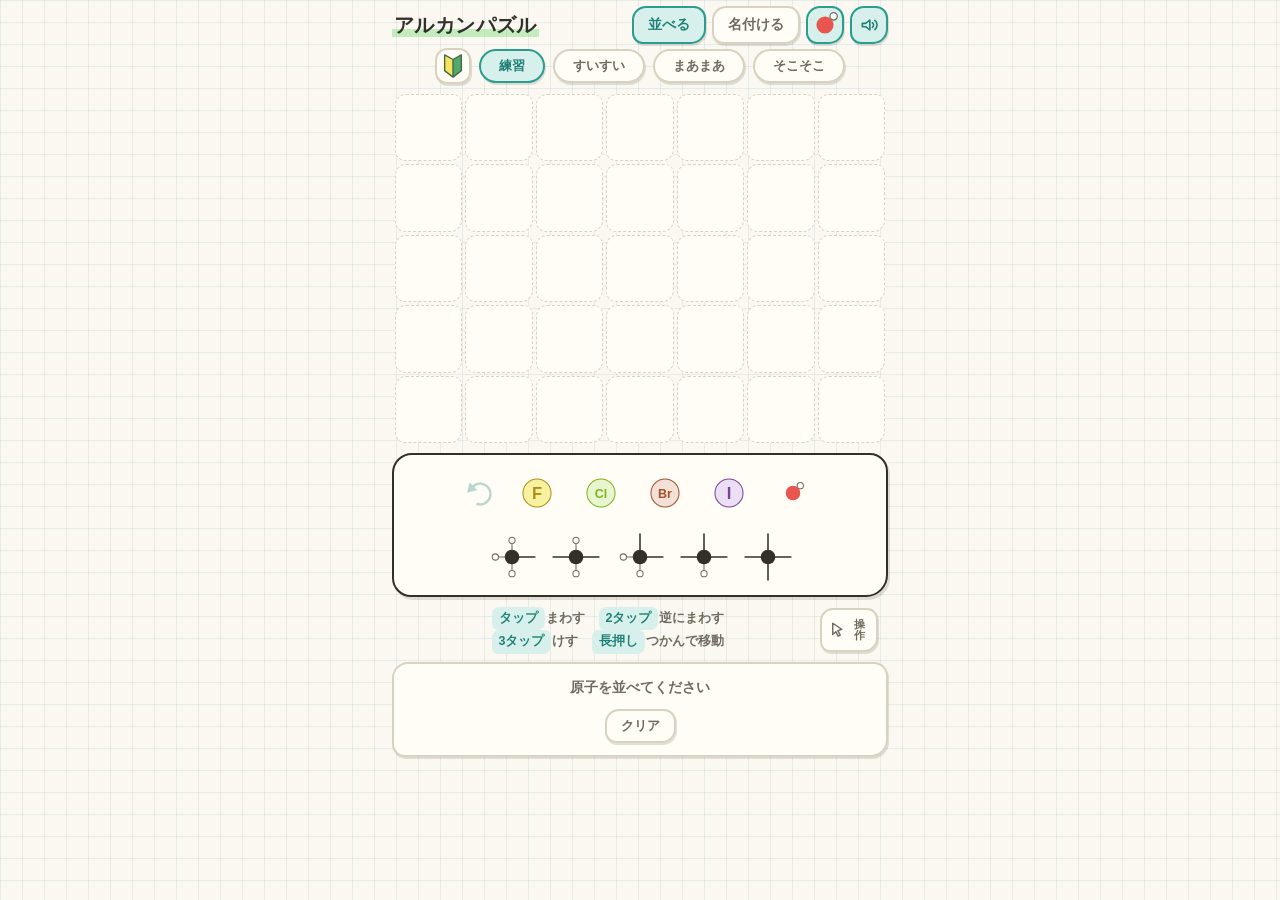
<file: index.html>
<!DOCTYPE html>
<html lang="ja">
<head>
<meta charset="UTF-8">
<meta name="viewport" content="width=device-width, initial-scale=1, maximum-scale=1, user-scalable=no">
<title>アルカンパズル</title>
<style>
  :root{
    /* ノート紙のトーン */
    --bg:#faf8f0;
    --paper:#fffdf6;
    --surface:#fffdf6;
    --grid-line:rgba(90,150,190,0.13);   /* 方眼罫の水色 */
    --border:#d8d3c0;
    --ink:#33302a;                        /* 手書きインク色 */
    --text:#33302a;
    --text-muted:#6f6a5d;
    --warning:#c9721a;
    --accent:#2a9d8f;
    --accent-ink:#1f8175;
    --accent-soft:#d7f0ec;
    --highlighter:rgba(120,220,120,0.42); /* 蛍光ペンの黄緑 */
    --shadow:rgba(60,55,40,0.14);
    --font-mono:'SFMono-Regular',Menlo,Consolas,monospace;
    --font-hand:'Hiragino Maru Gothic ProN','ヒラギノ丸ゴ ProN W4','Yu Gothic',YuGothic,'Rounded Mplus 1c',-apple-system,BlinkMacSystemFont,sans-serif;
    --cat-number-bg:#e3f0fb; --cat-number-border:#8fbfe4;
    --cat-multiplier-bg:#f1e8fb; --cat-multiplier-border:#c1a0e6;
    --cat-subname-bg:#e6f6ea; --cat-subname-border:#94cfa3;
    --cat-basename-bg:#fdf0e0; --cat-basename-border:#e8b877;
    color-scheme: light;
  }
  *{box-sizing:border-box;}
  body{
    margin:0;
    overflow-x:hidden;
    /* ダブルタップによる拡大縮小を抑止する(user-scalable=noはiOS Safariで無視されるため、
       touch-actionで明示する。グリッドのマス側は touch-action:none で別途上書きしている) */
    touch-action:manipulation;
    /* 方眼ノートの罫 + 生成りの紙 */
    background:
      linear-gradient(var(--grid-line) 1px, transparent 1px) 0 0/22px 22px,
      linear-gradient(90deg, var(--grid-line) 1px, transparent 1px) 0 0/22px 22px,
      var(--bg);
    color:var(--text);
    font-family:var(--font-hand);
    -webkit-tap-highlight-color:transparent;
    -webkit-user-select:none;
    user-select:none;
    -webkit-touch-callout:none;
  }
  #app{max-width:520px;margin:0 auto;padding:6px 12px 12px;}

  header{display:flex;align-items:center;justify-content:space-between;gap:8px;margin-bottom:4px;}
  header h1{
    font-size:20px;font-weight:800;margin:0;letter-spacing:.02em;
    color:var(--ink);
    /* 手書きの下線マーカー風 */
    background:linear-gradient(transparent 62%, var(--highlighter) 62%, var(--highlighter) 92%, transparent 92%);
    padding:0 2px;
  }
  #reset-btn{
    font-size:13px;font-family:var(--font-hand);font-weight:700;color:var(--text-muted);
    background:var(--surface);
    border:2px solid var(--border);border-radius:14px 12px 14px 11px;
    padding:6px 14px;box-shadow:1px 2px 0 var(--shadow);
    transition:transform .08s ease, box-shadow .08s ease;
  }
  #reset-btn:active{transform:translate(1px,2px);box-shadow:0 0 0 var(--shadow);}
  #reset-btn.disabled{opacity:.35;pointer-events:none;}
  .status #reset-btn{display:block;margin:10px auto 0;}

  /* ---- グリッド(方眼のマス) ---- */
  .grid{
    display:grid;grid-template-columns:repeat(7,minmax(0,1fr));gap:3px;
    width:min(94vw,490px);margin:0 auto 10px;touch-action:none;
  }
  .cell{
    position:relative;aspect-ratio:1;
    border:1.5px dashed var(--border);border-radius:11px 9px 12px 10px;
    background:var(--paper);
    touch-action:none;overflow:hidden;
    transition:border-color .12s ease;
  }
  .cell.filled{
    border-style:solid;border-width:1px;border-color:var(--border);cursor:pointer;
    box-shadow:none;
  }
  /* 10炭素問題の四隅チャレンジ: 使用可能だが、避けると正解演出が少し豪華になる */
  .cell.challenge-corner{
    background:#efeee9;border-color:#c8c6bd;
  }
  /* 非表示の列(アルカン並べ「そこそこ」の左右端): 背景の方眼罫がそのまま見えるようにする */
  .cell.hidden-col{border-color:transparent;background:transparent;pointer-events:none;}
  .rotor{width:100%;height:100%;transition:transform 220ms cubic-bezier(.34,1.7,.5,1);transform-origin:50% 50%;-webkit-user-drag:none;}
  .cell.trace-tip .rotor svg{animation:traceTipPop 120ms cubic-bezier(.2,1.7,.4,1);transform-origin:50% 50%;}
  .cell.trace-closed .rotor svg{animation:traceRingClose 220ms cubic-bezier(.2,1.8,.4,1);transform-origin:50% 50%;}
  @keyframes traceTipPop{
    0%{transform:scale(.76);}
    65%{transform:scale(1.1);}
    100%{transform:scale(1);}
  }
  @keyframes traceRingClose{
    0%{transform:scale(.82);filter:none;}
    55%{transform:scale(1.14);filter:drop-shadow(0 0 5px var(--highlighter));}
    100%{transform:scale(1);filter:none;}
  }
  @media (prefers-reduced-motion:reduce){
    .cell.trace-tip .rotor svg,.cell.trace-closed .rotor svg{animation:none;}
  }

  /* ---- パレット ---- */
  .palette{
    display:flex;flex-direction:column;gap:6px;align-items:center;
    background:var(--surface);
    border:2.5px solid var(--ink);border-radius:20px 18px 22px 19px;
    padding:9px 10px;margin-bottom:10px;
    box-shadow:2px 3px 0 var(--shadow);
  }
  .palette-row{display:flex;gap:6px;justify-content:center;flex-wrap:wrap;}
  .palette-card{
    width:58px;text-align:center;padding:3px 2px;touch-action:none;cursor:grab;
    border-radius:12px;transition:transform .1s ease, background .1s ease;
  }
  .palette-row.with-undo{display:grid;grid-template-columns:44px repeat(5,minmax(0,58px));align-items:center;width:100%;max-width:364px;}
  .palette-row.with-undo.without-oh{grid-template-columns:44px repeat(4,minmax(0,58px));max-width:300px;}
  .palette-row.with-undo .palette-card{width:100%;height:58px;display:grid;place-items:center;}
  .palette-row.with-undo .icon{width:min(52px,100%);height:auto;aspect-ratio:1;}
  .grid-undo{width:44px;height:44px;padding:6px;border:1.5px solid transparent;border-radius:13px 11px 14px 12px;background:transparent;color:var(--accent-ink);box-shadow:none;cursor:pointer;touch-action:manipulation;}
  .grid-undo svg{display:block;width:100%;height:100%;fill:currentColor;}
  .grid-undo:disabled{border-color:transparent;background:transparent;cursor:default;box-shadow:none;}
  .grid-undo:disabled svg{opacity:.3;}
  .grid-undo:active:not(:disabled){transform:translate(1px,1px);box-shadow:none;}
  .grid-undo:focus-visible{outline:2px solid var(--accent);outline-offset:2px;}
  @media(max-width:340px){.palette-row.with-undo{gap:4px;}}
  .palette-card:active{transform:scale(.9) rotate(-3deg);background:var(--accent-soft);}
  .palette-card.selected{
    background:var(--accent-soft);outline:2.5px solid var(--accent);outline-offset:-1px;border-radius:12px;
  }
  .palette-card .icon{width:52px;height:52px;margin:0 auto;pointer-events:none;}
  .ghost{position:fixed;pointer-events:none;width:56px;height:56px;opacity:.9;z-index:999;filter:drop-shadow(2px 3px 2px var(--shadow));}

  /* ---- ヒント(手描きの付箋風) ---- */
  .hint{
    font-size:12.5px;color:var(--text-muted);text-align:center;
    margin:0 auto 8px;max-width:90%;font-weight:600;line-height:1.7;
  }
  .hint .keycap{
    display:inline-block;background:var(--accent-soft);color:var(--accent-ink);
    border-radius:7px 6px 8px 6px;padding:1px 7px;margin:0 1px;font-weight:800;
  }
  .practice-guide-row{display:grid;grid-template-columns:minmax(0,1fr) 58px;align-items:center;gap:7px;margin:0 auto 8px;max-width:96%;}
  .practice-guide-row .hint{margin:0;max-width:none;}
  .hint-line{display:block;white-space:nowrap;}
  .operation-guide-btn{
    min-height:44px;padding:4px 7px;display:inline-flex;align-items:center;justify-content:center;gap:3px;
    border:2px solid var(--border);border-radius:13px 11px 14px 10px;background:var(--surface);color:var(--text-muted);
    box-shadow:1px 2px 0 var(--shadow);font-size:11px;font-weight:800;line-height:1;transition:transform .08s ease,box-shadow .08s ease;
  }
  .operation-guide-btn:active{transform:translate(1px,2px);box-shadow:0 0 0 var(--shadow);}
  .operation-guide-icon{width:18px;height:18px;flex:none;fill:none;stroke:currentColor;stroke-width:1.9;stroke-linecap:round;stroke-linejoin:round;}
  #operation-guide-btn-naming{
    flex:0 0 var(--naming-operation-guide-size,38px);align-self:center;
    width:var(--naming-operation-guide-size,38px);height:var(--naming-operation-guide-size,38px);min-height:0;
    padding:0;box-sizing:border-box;border-radius:50%;
  }
  #operation-guide-btn-naming span{display:none;}
  @media(max-width:340px){
    .practice-guide-row{grid-template-columns:minmax(0,1fr) 48px;gap:4px;max-width:100%;}
    .practice-guide-row .hint{font-size:11.5px;}.hint .keycap{padding-inline:5px;}
    .operation-guide-btn{padding-inline:4px;}
  }

  /* ---- 操作ガイド ---- */
  .operation-guide-box{padding-top:14px;}
  .operation-guide-box .modal-header{position:sticky;top:-14px;z-index:4;background:var(--paper);padding:4px 0 8px;}
  .operation-guide-tabs{display:flex;gap:7px;margin-bottom:13px;position:sticky;top:34px;z-index:3;padding:4px;background:rgba(255,253,246,.96);border-radius:15px;}
  .operation-guide-tab{
    flex:1;min-height:40px;border:2px solid var(--border);border-radius:12px 10px 13px 11px;background:var(--surface);
    color:var(--text-muted);box-shadow:1px 2px 0 var(--shadow);font-size:13px;font-weight:800;
  }
  .operation-guide-tab.active{border-color:var(--accent);background:var(--accent-soft);color:var(--accent-ink);}
  .operation-guide-panel[hidden]{display:none;}
  .operation-section{margin-top:16px;}
  .operation-section:first-child{margin-top:0;}
  .operation-title{display:flex;align-items:center;gap:7px;margin:0 0 9px;font-size:15px;font-weight:800;}
  .operation-no{display:inline-grid;place-items:center;flex:0 0 24px;width:24px;height:24px;border-radius:50%;background:var(--accent-soft);color:var(--accent-ink);font-size:12px;}
  .operation-card,.operation-tip,.operation-details{
    background:var(--surface);border:2px solid var(--border);border-radius:16px 14px 18px 13px;box-shadow:1px 2px 0 var(--shadow);
  }
  .operation-card{padding:11px;}
  .operation-quick{display:grid;grid-template-columns:1fr 16px 1fr 16px 1fr;align-items:center;gap:3px;}
  .operation-step{text-align:center;min-width:0;}
  .operation-visual{height:55px;display:grid;place-items:center;margin-bottom:3px;}
  .operation-step strong{display:block;font-size:11.5px;line-height:1.35;}
  .operation-step small{display:block;color:var(--text-muted);font-size:10px;line-height:1.35;margin-top:2px;}
  .operation-arrow{color:var(--accent);width:16px;height:16px;}
  .operation-grid{display:grid;grid-template-columns:1fr 1fr;gap:8px;}
  .operation-card h4{font-size:13.5px;margin:0 0 8px;color:var(--accent-ink);}
  .operation-row{display:grid;grid-template-columns:50px 1fr;gap:8px;align-items:center;padding:8px 0;border-top:1px dashed var(--border);}
  .operation-row:first-of-type{border-top:0;padding-top:0;}
  .operation-row:last-child{padding-bottom:0;}
  .operation-row strong{display:block;font-size:12px;margin-bottom:2px;}
  .operation-row p,.operation-caption{margin:0;color:var(--text-muted);font-size:11px;line-height:1.48;}
  .operation-mini{height:48px;display:grid;place-items:center;position:relative;}
  .operation-atom{width:40px;height:40px;border:2px solid var(--border);border-radius:11px 9px 12px 10px;background:var(--paper);display:grid;place-items:center;position:relative;box-shadow:1px 2px 0 var(--shadow);}
  .operation-atom.selected{border-color:var(--accent);background:var(--accent-soft);outline:2px solid rgba(42,157,143,.22);}
  .operation-carbon{width:14px;height:14px;border-radius:50%;background:var(--ink);position:relative;}
  .operation-carbon::before,.operation-carbon::after{content:"";position:absolute;background:var(--ink);left:50%;top:50%;transform:translate(-50%,-50%);}
  .operation-carbon::before{width:30px;height:3px;}.operation-carbon::after{width:3px;height:30px;}
  .operation-tap{position:absolute;width:23px;height:23px;border:2px solid var(--accent);border-radius:50%;right:0;bottom:0;}
  .operation-tap::after{content:"";position:absolute;width:6px;height:6px;border-radius:50%;background:var(--accent);left:7px;top:7px;}
  .operation-trace{width:50px;height:50px;color:var(--accent);}
  .operation-taps{display:flex;gap:3px;align-items:center;justify-content:center;}
  .operation-tap-count{width:21px;height:21px;border:2px solid var(--accent);border-radius:50%;display:grid;place-items:center;font-size:10px;color:var(--accent-ink);font-weight:800;}
  .operation-tip{margin-top:9px;padding:9px 11px;border-style:dashed;background:var(--accent-soft);}
  .operation-tip strong{display:block;font-size:12px;color:var(--accent-ink);margin-bottom:3px;}
  .operation-tip p,.operation-tip ul{font-size:11px;line-height:1.55;margin:0;}.operation-tip ul{padding-left:17px;}.operation-tip li+li{margin-top:2px;}
  .operation-details{margin-top:9px;overflow:hidden;}
  .operation-details summary{cursor:pointer;list-style:none;padding:10px 12px;font-size:12px;font-weight:800;color:var(--accent-ink);display:flex;align-items:center;justify-content:space-between;}
  .operation-details summary::-webkit-details-marker{display:none;}.operation-details summary::after{content:"＋";font-size:16px;}.operation-details[open] summary::after{content:"−";}
  .operation-details-body{border-top:1px dashed var(--border);padding:8px 12px 11px;}.operation-details-body ul{margin:0;padding-left:17px;font-size:11px;line-height:1.58;color:var(--text-muted);}.operation-details-body li+li{margin-top:3px;}
  .operation-tokens{display:flex;flex-wrap:wrap;align-items:center;justify-content:center;gap:3px;}
  .operation-token{display:inline-flex;align-items:center;justify-content:center;min-height:26px;padding:3px 7px;border:2px solid;border-radius:9px 7px 10px 8px;font-size:10.5px;font-weight:800;box-shadow:1px 1px 0 var(--shadow);}
  .operation-token.number{background:var(--cat-number-bg);border-color:var(--cat-number-border);}.operation-token.mult{background:var(--cat-multiplier-bg);border-color:var(--cat-multiplier-border);}.operation-token.sub{background:var(--cat-subname-bg);border-color:var(--cat-subname-border);}.operation-token.base{background:var(--cat-basename-bg);border-color:var(--cat-basename-border);}
  .operation-answer{width:100%;min-height:40px;padding:5px;border:2px dashed var(--border);border-radius:10px;background:var(--paper);display:flex;align-items:center;justify-content:center;gap:3px;}
  .operation-insert{width:3px;height:27px;border-radius:2px;background:var(--accent);}
  .operation-demo{display:grid;gap:5px;}.operation-caption{text-align:center;margin-top:5px;}
  .operation-gesture-demo{display:grid;gap:8px;}
  .operation-gesture-block{display:grid;gap:4px;}
  .operation-gesture-block+.operation-gesture-block{padding-top:8px;border-top:1px dashed var(--border);}
  .operation-gesture-action{display:flex;align-items:center;justify-content:center;gap:5px;color:var(--accent-ink);font-size:10.5px;font-weight:800;line-height:1.2;}
  .operation-gesture-action svg{width:17px;height:17px;color:var(--accent);}
  .operation-token.moving{outline:2px solid rgba(42,157,143,.28);transform:translateY(-1px);box-shadow:1px 3px 0 var(--shadow);}
  .operation-delete-zone{min-height:37px;padding:4px 7px;border:2px dashed #d28f84;border-radius:10px;background:#fff1ee;display:flex;align-items:center;justify-content:center;gap:7px;}
  .operation-delete-label{color:#9f4f43;font-size:10.5px;font-weight:800;}
  .operation-legend{display:grid;grid-template-columns:1fr 1fr;gap:5px;margin-top:8px;}.operation-legend span{font-size:10.5px;color:var(--text-muted);}
  .operation-buttons{display:grid;grid-template-columns:repeat(4,1fr);gap:4px;margin-bottom:7px;}.operation-fake-btn{min-height:34px;padding:5px 2px;border:2px solid var(--border);border-radius:10px 8px 11px 9px;background:var(--surface);font-size:10px;font-weight:800;text-align:center;display:grid;place-items:center;}.operation-fake-btn.primary{background:var(--accent-soft);border-color:var(--accent);color:var(--accent-ink);}
  .operation-button-notes{display:grid;grid-template-columns:1fr 1fr;gap:5px;}.operation-button-notes p{margin:0;padding:7px 8px;border:1px dashed var(--border);border-radius:9px;font-size:10.5px;line-height:1.45;color:var(--text-muted);}.operation-button-notes strong{color:var(--ink);}
  .operation-rule-link{text-align:center;margin:13px 0 0;padding:10px 8px 0;border-top:1px dashed var(--border);color:var(--text-muted);font-size:10.5px;line-height:1.5;}.operation-rule-link strong{color:var(--accent-ink);}
  @media(max-width:380px){.operation-guide-box{padding-inline:12px;}.operation-grid{grid-template-columns:1fr;}.operation-step strong{font-size:10.5px;}.operation-step small{font-size:9.5px;}.operation-button-notes{grid-template-columns:1fr;}}

  /* ---- ステータス(練習モード) ---- */
  .status{
    font-family:var(--font-hand);font-size:14px;color:var(--text-muted);
    background:var(--surface);
    border:2px solid var(--border);border-radius:16px 14px 17px 13px;
    padding:12px 14px;line-height:1.7;white-space:pre-wrap;text-align:center;font-weight:600;
    box-shadow:1px 2px 0 var(--shadow);
  }
  .status .name{color:var(--accent-ink);font-size:20px;font-weight:800;font-family:inherit;display:inline-block;margin-top:2px;}
  .common-name{font-size:.72em;color:var(--text-muted);font-weight:700;white-space:nowrap;}
  /* 化合物名の末尾1〜3文字だけが次行へ落ちる「泣き別れ」を防ぐ */
  .compound-name-tail{white-space:nowrap;}
  .status button, .objective button, .wordbank button{font-family:var(--font-hand);}
  .status button{
    margin-top:8px;font-size:14px;font-weight:800;padding:7px 18px;
    border-radius:14px 12px 15px 11px;border:2.5px solid var(--accent);
    background:var(--accent-soft);color:var(--accent-ink);box-shadow:1px 2px 0 var(--shadow);
    transition:transform .08s ease, box-shadow .08s ease;
  }
  .status button:active{transform:translate(1px,2px);box-shadow:0 0 0 var(--shadow);}

  /* ---- モードタブ ---- */
  .mode-controls{display:flex;align-items:stretch;gap:6px;flex-shrink:0;}
  .mode-tabs{display:flex;align-items:stretch;gap:6px;flex-shrink:0;}
  .mode-tab{
    font-size:14px;font-weight:700;padding:6px 14px;
    border-radius:14px 12px 15px 11px;border:2.5px solid var(--border);
    background:var(--surface);color:var(--text-muted);
    box-shadow:1px 2px 0 var(--shadow);
    transition:transform .08s ease, box-shadow .08s ease;
  }
  .mode-tab:active{transform:translate(1px,2px);box-shadow:0 0 0 var(--shadow);}
  .mode-tab.active{
    border-color:var(--accent);color:var(--accent-ink);font-weight:800;
    background:var(--accent-soft);
  }
  @media (max-width:380px){
    /* 狭い画面ではタイトルを省き、モード切替を1行に保つ */
    header{flex-wrap:nowrap;}
    header h1{display:none;}
    .mode-controls{margin-left:auto;}
  }

  /* ---- 難易度タブ ---- */
  .diff-tabs{display:flex;gap:8px;margin-bottom:8px;justify-content:center;}
  .diff-tab{
    font-size:13px;font-weight:700;padding:6px 18px;
    border-radius:999px;border:2.5px solid var(--border);
    background:var(--surface);color:var(--text-muted);
    box-shadow:1px 2px 0 var(--shadow);transition:transform .08s ease, box-shadow .08s ease;
  }
  .diff-tabs.arrange-tabs{flex-wrap:wrap;align-items:center;}
  .tutorial-link{display:inline-flex;align-items:center;justify-content:center;flex:0 0 36px;width:36px;height:36px;box-sizing:border-box;padding:4px;border:2px solid var(--border);border-radius:12px;background:var(--surface);box-shadow:1px 2px 0 var(--shadow);}
  .tutorial-link[hidden]{display:none;}
  .tutorial-link svg{width:24px;height:26px;}
  .tutorial-link:focus-visible{outline:3px solid var(--accent);outline-offset:3px;}
  .diff-tab:active{transform:translate(1px,2px);box-shadow:0 0 0 var(--shadow);}
  .diff-tab.active{border-color:var(--accent);color:var(--accent-ink);background:var(--accent-soft);font-weight:800;}
  /* 命名ルールは幅が足りない画面だけ ? ボタンにして、難易度タブの横並びを保つ */
  @media (max-width:430px){
    /* モード・OH・音量を1行に保つ。見出しは読み上げ用に残す。 */
    header{flex-wrap:nowrap;}
    header h1{position:absolute;width:1px;height:1px;padding:0;margin:-1px;overflow:hidden;clip:rect(0,0,0,0);white-space:nowrap;border:0;}
    .mode-controls{margin-left:auto;}
    .diff-tab{padding-inline:10px;}
    #naming-rules-btn{flex:0 0 32px;width:32px;height:32px;padding:0;box-sizing:border-box;font-size:0;}
    #naming-rules-btn::before{content:'?';font-size:18px;line-height:1;}
  }
  @media(max-width:360px){.diff-tabs.arrange-tabs{gap:6px;}.arrange-tabs .diff-tab{padding-inline:4px;}}
  .rules-content{font-family:var(--font-hand);}
  .rules-section{margin-bottom:16px;}
  .rules-section:last-child{margin-bottom:0;}
  .rules-section h3{font-size:15px;font-weight:800;color:var(--accent-ink);margin:0 0 6px;}
  .rules-section p{font-size:13.5px;line-height:1.7;color:var(--text);margin:0 0 6px;}
  .rules-section ul, .rules-section ol{margin:4px 0;padding-left:20px;font-size:13.5px;line-height:1.7;color:var(--text);}
  .rules-section li{margin-bottom:4px;}
  .rules-subhead{
    font-size:14px;font-weight:800;color:var(--ink);
    margin:14px 0 6px !important;padding-top:8px;border-top:1px dashed var(--border);
  }
  .rules-section .rules-subhead:first-of-type{border-top:none;padding-top:0;margin-top:4px !important;}
  .rules-order{
    font-family:var(--font-mono);font-size:12px;background:var(--bg);
    border:1px dashed var(--border);border-radius:8px;padding:8px 10px;
    color:var(--accent-ink);font-weight:700;line-height:1.6;
  }
  .rules-caption{
    text-align:center;font-weight:800;color:var(--accent-ink);font-size:13px;
    margin:2px 0 8px !important;
  }
  .rules-example{
    background:var(--bg);border:2px dashed var(--border);border-radius:10px 8px 11px 9px;
    padding:8px 12px;margin-bottom:8px;
  }
  .rules-example strong{font-size:14px;color:var(--accent-ink);}
  .rules-example p{margin:4px 0 0;font-size:13px;}
  .rule-diagram{
    display:grid;gap:2px;margin:10px auto;width:fit-content;
  }
  .rule-diagram-cell{
    width:36px;height:36px;
    border:1px dashed var(--border);border-radius:6px;background:var(--paper);
  }
  .rule-diagram-cell.filled{border-style:solid;}
  .rule-diagram-rotor{width:100%;height:100%;transform-origin:50% 50%;}
  .rule-diagram-cell svg{width:100%;height:100%;display:block;}

  /* ---- お題カード(アルカン並べ) ---- */
  .objective{
    position:relative;background:var(--surface);
    border:2.5px solid var(--accent);border-radius:18px 15px 19px 16px;
    padding:10px 12px;margin-bottom:10px;font-size:15px;text-align:center;line-height:1.6;font-weight:700;
    box-shadow:2px 3px 0 var(--shadow);
  }
  .objective .name{font-size:22px;font-weight:800;color:var(--accent-ink);display:inline-block;}
  .objective button{
    margin-top:8px;font-size:14px;font-weight:800;padding:7px 18px;
    border-radius:14px 12px 15px 11px;border:2.5px solid var(--accent);
    background:var(--accent-ink);color:#fff;box-shadow:1px 2px 0 var(--shadow);
    transition:transform .08s ease, box-shadow .08s ease;
  }
  .objective button:active{transform:translate(1px,2px);box-shadow:0 0 0 var(--shadow);}
  .objective button.secondary{background:var(--surface);color:var(--text-muted);border-color:var(--border);}
  .objective-actions{display:flex;gap:8px;justify-content:center;margin-top:10px;}
  .objective-actions button{margin-top:0;}
  /* 不正解表示: お題テキストを左、次の問題へボタンを枠の右側に配置する */
  .objective-row{display:flex;align-items:center;justify-content:space-between;gap:10px;text-align:left;}
  .objective-row button{margin-top:0;flex-shrink:0;}
  .objective.success{background:var(--accent-ink);border-color:var(--accent-ink);}
  .objective.success, .objective.success .name{color:#fff;}
  .objective.success button{background:#fff;color:var(--accent-ink);border-color:#fff;}

  /* 正解/不正解スタンプ(手描きSVGがドン、と現れる) */
  .stamp{
    position:absolute;top:50%;left:50%;
    width:130px;height:130px;
    pointer-events:none;z-index:5;
    transform:translate(-50%,-50%) rotate(-9deg) scale(0);
    animation:stamp-in .5s cubic-bezier(.2,1.5,.4,1) forwards;
    filter:drop-shadow(1px 2px 1px rgba(200,60,40,0.18));
  }
  .stamp svg{width:100%;height:100%;display:block;}
  /* 正解結果はスタンプ・名称・次へを横並びにして、文字を隠さない */
  .result-celebration{display:flex;align-items:center;justify-content:center;gap:8px;min-width:0;}
  .result-celebration.correct-result{align-items:flex-start;}
  .result-celebration.game1-incorrect-result{align-items:flex-start;}
  .result-celebration.correct-result .result-copy{padding-top:4px;}
  .result-stamp-inline{width:62px;height:62px;flex:0 0 62px;filter:drop-shadow(1px 2px 1px rgba(200,60,40,0.18));animation:result-stamp-in .42s cubic-bezier(.2,1.5,.4,1) both;}
  .result-stamp-inline svg{width:100%;height:100%;display:block;}
  .result-stamp-inline.milestone-stamp{animation:result-stamp-milestone .5s cubic-bezier(.2,1.6,.4,1) both;}
  .result-stamp-inline.corner-bonus-stamp{
    position:relative;
    filter:drop-shadow(1px 2px 1px rgba(200,60,40,.18)) drop-shadow(0 0 7px rgba(240,178,52,.78));
    animation:result-stamp-corner-bonus .64s cubic-bezier(.2,1.7,.4,1) both;
  }
  .result-stamp-inline.corner-bonus-stamp::after{
    content:'✦';position:absolute;right:-8px;top:-10px;color:#e9ac32;font-size:23px;line-height:1;
    text-shadow:-48px 13px 0 rgba(244,194,76,.82),-10px 50px 0 rgba(244,194,76,.68);
    animation:corner-bonus-sparkle .7s ease-out both;
  }
  .result-copy{min-width:0;text-align:left;line-height:1.35;}
  .result-copy .name{overflow-wrap:anywhere;}
  .success-streak{display:inline-block;margin-bottom:2px;padding:1px 7px;border-radius:999px;background:#fff3c9;color:#9b6413;font-size:12px;font-weight:800;letter-spacing:.03em;line-height:1.35;}
  @keyframes result-stamp-in{0%{transform:rotate(-9deg) scale(1.8);opacity:0;}65%{transform:rotate(-9deg) scale(.9);opacity:1;}100%{transform:rotate(-9deg) scale(1);opacity:1;}}
  @keyframes result-stamp-milestone{0%{transform:rotate(-12deg) scale(2.08);opacity:0;}58%{transform:rotate(-7deg) scale(.84);opacity:1;}78%{transform:rotate(-10deg) scale(1.08);opacity:1;}100%{transform:rotate(-9deg) scale(1);opacity:1;}}
  @keyframes result-stamp-corner-bonus{0%{transform:rotate(-14deg) scale(2.28);opacity:0;}54%{transform:rotate(-6deg) scale(.8);opacity:1;}76%{transform:rotate(-11deg) scale(1.14);opacity:1;}100%{transform:rotate(-9deg) scale(1);opacity:1;}}
  @keyframes corner-bonus-sparkle{0%,34%{opacity:0;transform:scale(.25) rotate(-20deg);}62%{opacity:1;transform:scale(1.22) rotate(5deg);}100%{opacity:.92;transform:scale(1) rotate(0deg);}}
  @keyframes stamp-in{
    0%{transform:translate(-50%,-50%) rotate(-9deg) scale(2.3);opacity:0;}
    55%{transform:translate(-50%,-50%) rotate(-9deg) scale(.86);opacity:1;}
    100%{transform:translate(-50%,-50%) rotate(-9deg) scale(1);opacity:1;}
  }
  @keyframes pop{0%{transform:scale(1);}40%{transform:scale(1.06);}100%{transform:scale(1);}}
  .pop{animation:pop .35s ease;}
  @media (prefers-reduced-motion: reduce){
    .stamp{animation:none;transform:translate(-50%,-50%) rotate(-9deg) scale(1);}
    .result-stamp-inline,.result-stamp-inline.milestone-stamp,.result-stamp-inline.corner-bonus-stamp,.result-stamp-inline.corner-bonus-stamp::after{animation:none;}
    .pop{animation:none;}
    .rotor{transition:none;}
  }

  /* ---- 単語バンク(アルカン名前) ---- */
  .wordbank{
    background:var(--surface);
    border:2.5px solid var(--ink);border-radius:20px 18px 21px 19px;
    padding:14px;margin-top:4px;box-shadow:2px 3px 0 var(--shadow);
  }
  .wordbank .token-scroll{
    max-height:var(--token-scroll-max, none);overflow-y:auto;overscroll-behavior:contain;
    scrollbar-width:thin;scrollbar-color:var(--border) transparent;touch-action:pan-y;
  }
  .wordbank .token-scroll::before,.wordbank .token-scroll::after{content:'';display:block;height:1px;}
  .wordbank .preview{
    position:relative;
    font-size:18px;font-weight:800;min-height:44px;height:auto;overflow:visible;text-align:center;
    margin-bottom:8px;padding:6px 10px;
    background:var(--bg);border:2px dashed var(--border);border-radius:12px 10px 13px 11px;
    color:var(--text-muted);line-height:1.5;
  }
  /* 解答確定後(結果表示中)は高さを固定せず、正解スタンプがはみ出して見えるようにする */
  .wordbank .preview.result{height:auto;min-height:44px;overflow:visible;}
  .wordbank .preview .name{color:var(--accent-ink);}
  .wordbank .preview.editing{display:flex;align-content:center;align-items:center;flex-wrap:wrap;gap:3px;text-align:left;touch-action:none;}
  /* 入力チップも語群のボタンと同じ寸法・色にして、パーツをそのまま並べ替える感覚にする */
  .answer-chip{display:inline-flex;align-items:center;font-size:14px;font-weight:700;padding:3px 7px;border:2px solid var(--border);border-radius:10px 8px 11px 9px;background:var(--surface);box-shadow:1px 2px 0 var(--shadow);cursor:grab;touch-action:none;}
  .answer-chip.cat-number{background:var(--cat-number-bg);border-color:var(--cat-number-border);}
  .answer-chip.cat-multiplier{background:var(--cat-multiplier-bg);border-color:var(--cat-multiplier-border);padding-inline:3px;}
  .answer-chip.cat-subname{background:var(--cat-subname-bg);border-color:var(--cat-subname-border);padding-inline:3px;}
  .answer-chip.cat-basename{background:var(--cat-basename-bg);border-color:var(--cat-basename-border);padding-inline:3px;}
  .answer-chip.special-affix{background:#f5e6e8;border-color:#d7a7ad;}
  .answer-chip:active{cursor:grabbing;}
  .answer-chip-drag-origin{opacity:.3;filter:saturate(.2) grayscale(.4) brightness(1.06);box-shadow:none;border-style:dashed;}
  .answer-chip-dragging{position:fixed;z-index:1000;pointer-events:none;opacity:.92;transform:translate(-50%,-50%) rotate(-3deg) scale(1.08);box-shadow:2px 4px 0 var(--shadow);}
  .answer-insert-marker{width:3px;height:31px;background:var(--accent);border-radius:3px;box-shadow:0 0 0 1px var(--accent-ink);}
  .answer-trash{display:none;position:absolute;right:7px;top:7px;padding:2px 6px;border-radius:8px;background:#f8d9d7;color:#a83d36;border:1.5px solid #d36b63;font-size:14px;line-height:1;}
  .wordbank .preview.delete-armed .answer-trash{display:block;}
  .wordbank .preview button{
    margin-top:10px;font-size:14px;font-weight:800;padding:8px 20px;
    border-radius:14px 12px 15px 11px;border:2.5px solid var(--accent-ink);
    background:var(--accent);color:#fff;box-shadow:1px 2px 0 var(--shadow);
  }
  .answer-actions{display:flex;flex-wrap:wrap;gap:8px;justify-content:center;margin-top:10px;}
  .answer-actions button{margin-top:0;flex:0 0 auto;white-space:nowrap;}
  .answer-actions button.secondary{
    background:var(--surface);color:var(--accent-ink);border-color:var(--border);
  }
  .wordbank .row{display:flex;gap:5px;flex-wrap:wrap;justify-content:center;margin-bottom:6px;}
  .wordbank button{
    min-height:38px;font-size:14px;font-weight:700;padding:5px 7px;
    border-radius:10px 8px 11px 9px;border:2px solid var(--border);
    background:var(--surface);color:var(--text);
    box-shadow:1px 2px 0 var(--shadow);transition:transform .07s ease, box-shadow .07s ease;
  }
  .wordbank button:active{transform:translate(1px,2px);box-shadow:0 0 0 var(--shadow);}
  .wordbank button.secondary{color:var(--text-muted);}
  .wordbank button.primary{background:var(--accent-ink);color:#fff;border-color:var(--accent-ink);font-weight:800;}
  .wordbank .row.cat-number button{background:var(--cat-number-bg);border-color:var(--cat-number-border);}
  .wordbank .row.cat-multiplier button{background:var(--cat-multiplier-bg);border-color:var(--cat-multiplier-border);}
  .wordbank .row.cat-subname button{background:var(--cat-subname-bg);border-color:var(--cat-subname-border);}
  .wordbank .row.cat-basename button{background:var(--cat-basename-bg);border-color:var(--cat-basename-border);}
  /* 数字以外は縦の押しやすさを保ったまま、横だけ少しコンパクトにする */
  .wordbank .row.cat-multiplier button,
  .wordbank .row.cat-subname button,
  .wordbank .row.cat-basename button{padding-inline:4px;}
  .wordbank .row.cat-multiplier,
  .wordbank .row.cat-subname,
  .wordbank .row.cat-basename{gap:4px;}
  /* シクロとオールは、主鎖名と同程度に淡いローズベージュで共通表示する */
  .wordbank .row.cat-basename button.special-affix{background:#f5e6e8;border-color:#d7a7ad;}
  .wordbank .row:not(.control-row) button{
    cursor:grab;touch-action:none;user-select:none;-webkit-user-select:none;
  }
  .wordbank.answered .row button{opacity:.4;pointer-events:none;}
  .wordbank .control-row{flex-wrap:nowrap;margin-top:0;margin-bottom:12px;gap:5px;}
  .wordbank .control-row button{flex:0 1 auto;min-width:0;min-height:44px;padding:7px 10px;white-space:nowrap;}
  .wordbank .control-row.answer-layout-settling{pointer-events:none;}
  .wordbank .control-row button:disabled{opacity:.35;pointer-events:none;}
  @media (max-width:360px){
    .wordbank .control-row{gap:4px;}
    .wordbank .control-row button{padding-inline:6px;font-size:13px;}
  }

  .wordbank .preview .answer-hint-trigger,.objective .answer-hint-trigger{
    display:inline-flex;align-items:center;justify-content:center;gap:5px;min-height:36px;
    margin-top:7px;padding:4px 11px;border:1.5px solid var(--accent);border-radius:999px;
    background:var(--accent-soft);color:var(--accent-ink);font-size:12.5px;font-weight:800;
    box-shadow:0 1px 0 var(--shadow);transition:transform .08s ease,box-shadow .08s ease,background .12s ease;
  }
  .wordbank .preview .answer-hint-trigger:active,.objective .answer-hint-trigger:active{transform:translate(1px,1px);box-shadow:none;}
  .answer-hint-icon{width:15px;height:15px;flex:none;fill:none;stroke:currentColor;stroke-width:1.9;stroke-linecap:round;stroke-linejoin:round;}
  .answer-feedback{display:flex;align-items:flex-start;gap:5px;margin:7px 0 0;font-size:12.5px;line-height:1.45;font-weight:700;color:var(--accent-ink);animation:hint-reveal .2s ease-out both;}
  .answer-feedback .answer-hint-icon{margin-top:1px;}
  .objective .answer-feedback{max-width:300px;margin:8px auto 0;text-align:left;}
  .game1-incorrect-result .answer-feedback{max-width:100%;}
  @keyframes hint-reveal{from{opacity:0;transform:translateY(-3px);}to{opacity:1;transform:translateY(0);}}
  @media (prefers-reduced-motion: reduce){.answer-feedback{animation:none;}}

  .grid.game2-compact{width:min(74vw,310px);margin-bottom:7px;}
  @media (max-height:699px){
    #app{padding-bottom:6px;}
    .wordbank{padding:10px;margin-top:1px;}
    .wordbank .preview{margin-bottom:6px;}
    .wordbank .control-row{margin-bottom:8px;}
    .wordbank .row{margin-bottom:4px;}
  }

  /* ---- 難易度設定(管理者向け・admin.htmlで認証後に表示) ---- */
  .diff-tabs-row{--naming-operation-guide-size:38px;display:flex;align-items:center;gap:8px;margin-bottom:10px;}
  .diff-tabs-row .diff-tabs{flex:1;margin-bottom:0;}
  .markup-toggle,.markup-tool{
    flex:0 0 38px;width:38px;height:38px;padding:0;box-sizing:border-box;display:inline-flex;align-items:center;justify-content:center;
    border-radius:13px 11px 14px 10px;border:2px solid var(--border);background:var(--surface);color:var(--text-muted);
    box-shadow:1px 2px 0 var(--shadow);transition:transform .08s ease,box-shadow .08s ease,background .12s ease;
  }
  .markup-toggle:active,.markup-tool:active{transform:translate(1px,2px);box-shadow:0 0 0 var(--shadow);}
  .markup-toggle.active,.markup-tool.active{border-color:var(--accent);background:var(--accent-soft);color:var(--accent-ink);}
  .markup-toggle svg,.markup-tool svg{width:21px;height:21px;fill:none;stroke:currentColor;stroke-width:1.8;stroke-linecap:round;stroke-linejoin:round;}
  .markup-tools{display:none;flex:1;align-items:center;justify-content:space-evenly;gap:5px;min-width:0;}
  .diff-tabs-row.markup-open .diff-tabs{display:none;}
  .diff-tabs-row.markup-open .markup-tools{display:flex;}
  .diff-tabs-row.markup-open #operation-guide-btn-naming,.diff-tabs-row.markup-open #settings-gear{display:none !important;}
  .markup-tool[data-tool="yellow"] .tool-swatch{fill:#fff000;stroke:#b8a600;}
  .markup-tool[data-tool="pink"] .tool-swatch{fill:#ff8fc7;stroke:#b94f84;}
  .markup-tool[data-tool="red"] .tool-swatch{fill:#f0443a;stroke:#a92b25;}
  .markup-tool[data-tool="blue"] .tool-swatch{fill:#168de1;stroke:#09639e;}
  .markup-tool[data-tool="green"] .tool-swatch{fill:#15a35d;stroke:#08723d;}
  .markup-tool:disabled{opacity:.34;box-shadow:none;}
  .markup-tool:focus-visible,.markup-toggle:focus-visible{outline:3px solid var(--accent);outline-offset:2px;}
  .grid-markup-shell{position:relative;width:min(94vw,490px);margin:0 auto 10px;}
  .grid-markup-shell .grid{width:100%;margin:0;}
  .markup-canvas{position:absolute;z-index:20;touch-action:none;cursor:crosshair;pointer-events:none;mix-blend-mode:multiply;}
  .markup-canvas.active{pointer-events:auto;}
  #grid-markup-canvas{inset:0;width:100%;height:100%;}
  #objective-markup-canvas{pointer-events:none;}
  #objective-markup-canvas.active{pointer-events:auto;}
  @media (max-width:380px){
    .markup-tools{gap:2px;}
    .markup-tool{flex-basis:34px;width:34px;}
  }
  .hydroxyl-toggle{
    flex:0 0 38px;align-self:stretch;width:38px;height:auto;padding:0;box-sizing:border-box;display:inline-flex;align-items:center;justify-content:center;overflow:hidden;
    border-radius:14px 12px 15px 11px;border:2.5px solid var(--border);background:var(--surface);box-shadow:1px 2px 0 var(--shadow);
    transition:transform .08s ease, box-shadow .08s ease;
  }
  .hydroxyl-toggle svg{width:100%;height:100%;display:block;transform:scale(1.8);transform-origin:center;}
  .hydroxyl-toggle.active{border-color:var(--accent);background:var(--accent-soft);}
  .hydroxyl-toggle:active:not(:disabled){transform:translate(1px,2px);box-shadow:0 0 0 var(--shadow);}
  .hydroxyl-toggle:disabled{cursor:default;opacity:1;}
  .sound-toggle{
    flex:0 0 38px;align-self:stretch;width:38px;height:auto;padding:0;box-sizing:border-box;display:inline-flex;align-items:center;justify-content:center;overflow:hidden;
    border-radius:14px 12px 15px 11px;border:2.5px solid var(--border);background:var(--surface);box-shadow:1px 2px 0 var(--shadow);
    color:var(--text-muted);transition:transform .08s ease, box-shadow .08s ease;
  }
  .sound-toggle.active{border-color:var(--accent);background:var(--accent-soft);color:var(--accent-ink);}
  .sound-toggle:active{transform:translate(1px,2px);box-shadow:0 0 0 var(--shadow);}
  .sound-icon{width:20px;height:20px;flex:none;fill:none;stroke:currentColor;stroke-width:1.9;stroke-linecap:round;stroke-linejoin:round;}
  .gear-btn{
    flex-shrink:0;width:40px;height:40px;padding:0;box-sizing:border-box;line-height:1;display:inline-flex;align-items:center;justify-content:center;
    border-radius:13px;border:2px solid var(--border);background:var(--surface);color:var(--text-muted);
    box-shadow:1px 2px 0 var(--shadow);transition:transform .08s ease,box-shadow .08s ease,background .12s ease;
  }
  .gear-icon{width:20px;height:20px;flex:none;stroke:currentColor;stroke-width:1.9;stroke-linecap:round;stroke-linejoin:round;fill:none;transition:transform .16s ease;}
  .gear-btn:active{transform:translate(1px,2px);box-shadow:0 0 0 var(--shadow);}
  .gear-btn:active .gear-icon{transform:rotate(28deg);}
  .sound-toggle:focus-visible,.gear-btn:focus-visible,.wordbank .preview .answer-hint-trigger:focus-visible,.objective .answer-hint-trigger:focus-visible{outline:3px solid var(--accent);outline-offset:2px;}

  .modal-overlay{
    position:fixed;inset:0;background:rgba(40,36,26,0.45);
    display:flex;align-items:flex-end;justify-content:center;z-index:100;
  }
  .modal-box{
    width:100%;max-width:480px;max-height:88vh;overflow-y:auto;
    background:var(--paper);border-radius:22px 22px 0 0;
    border:2.5px solid var(--ink);border-bottom:none;
    padding:18px 18px 24px;box-shadow:0 -4px 0 var(--shadow);
    font-family:var(--font-hand);
  }
  @media (min-width:560px){
    .modal-overlay{align-items:center;}
    .modal-box{border-radius:20px;border-bottom:2.5px solid var(--ink);box-shadow:2px 4px 0 var(--shadow);}
  }
  .modal-header{display:flex;align-items:center;justify-content:space-between;margin-bottom:10px;}
  .modal-header h2{font-size:18px;font-weight:800;margin:0;color:var(--ink);}
  .modal-close{
    flex:0 0 32px;width:32px;height:32px;padding:0;box-sizing:border-box;line-height:1;display:inline-flex;align-items:center;justify-content:center;font-size:18px;border-radius:50%;
    border:2px solid var(--border);background:var(--surface);color:var(--text-muted);
  }
  .modal-game-tabs, .modal-tier-tabs{display:flex;gap:6px;margin-bottom:10px;}
  .modal-game-tabs button, .modal-tier-tabs button{
    flex:1;font-size:13px;font-weight:700;padding:8px 4px;
    border-radius:12px 10px 13px 11px;border:2px solid var(--border);
    background:var(--surface);color:var(--text-muted);
  }
  .modal-game-tabs button.active, .modal-tier-tabs button.active{
    border-color:var(--accent);color:var(--accent-ink);background:var(--accent-soft);font-weight:800;
  }
  .settings-row{
    display:flex;align-items:center;justify-content:space-between;gap:10px;
    padding:10px 2px;border-bottom:1px dashed var(--border);
  }
  .settings-row:last-of-type{border-bottom:none;}
  .settings-label{font-size:14px;font-weight:700;color:var(--text);}
  .stepper, .stepper-range{display:flex;align-items:center;gap:6px;flex-shrink:0;}
  .stepper button{
    width:28px;height:28px;font-size:16px;font-weight:800;line-height:1;
    border-radius:8px;border:2px solid var(--border);background:var(--surface);color:var(--accent-ink);
  }
  .stepper button:active{transform:translate(1px,1px);}
  .stepper-value{min-width:22px;text-align:center;font-size:15px;font-weight:800;color:var(--ink);}
  .stepper-tilde{color:var(--text-muted);font-size:13px;}
  .ring-checkboxes{display:flex;gap:10px;}
  .ring-checkbox{display:flex;align-items:center;gap:3px;font-size:13px;font-weight:700;color:var(--text);}
  .ring-checkbox input{width:16px;height:16px;accent-color:var(--accent);}
  .settings-toggle{
    font-size:13px;font-weight:800;padding:6px 16px;border-radius:999px;
    border:2px solid var(--border);background:var(--surface);color:var(--text-muted);
  }
  .settings-toggle.on{border-color:var(--accent);color:#fff;background:var(--accent);}
  .settings-warning{
    margin-top:10px;padding:10px 12px;font-size:12.5px;font-weight:700;line-height:1.6;
    color:#a6480f;background:#fdf0dd;border:2px dashed var(--warning);border-radius:10px 8px 11px 9px;
  }
  .modal-actions{display:flex;gap:8px;margin-top:14px;}
  .modal-actions button{
    flex:1;font-size:13px;font-weight:700;padding:9px 6px;
    border-radius:12px 10px 13px 11px;border:2px solid var(--border);
    background:var(--surface);color:var(--text-muted);
  }
  #settings-export-btn{border-color:var(--accent);color:var(--accent-ink);}
  .settings-export-area{
    width:100%;height:120px;margin-top:10px;font-family:var(--font-mono);font-size:11px;
    border:2px dashed var(--border);border-radius:10px;padding:8px;box-sizing:border-box;
    background:var(--bg);color:var(--text);
  }
  #startup-overlay{position:fixed;inset:0;z-index:200;background:var(--bg);display:grid;place-content:center;text-align:center;padding:24px;}
  #startup-overlay[hidden]{display:none;}
  #startup-retry{padding:12px;margin:14px auto;}
  body.settings-editor #app{display:none;}
  body.settings-editor #settings-modal{position:static;background:none;display:block !important;}
  body.settings-editor .modal-box{max-width:none;max-height:none;border-radius:0;border:none;box-shadow:none;box-sizing:border-box;}
  body.settings-editor #settings-close{display:none;}
  @media(max-width:380px){body.settings-editor .settings-row{flex-wrap:wrap;}body.settings-editor .settings-label{flex:1 1 150px;}}
</style>
</head>
<body>
<div id="startup-overlay" role="status" aria-live="polite"><p id="startup-message">共通設定を読み込んでいます…</p><button id="startup-retry" type="button" hidden onclick="location.reload()">再試行</button></div>
<div id="app" inert>
  <header>
    <h1>アルカンパズル</h1>
    <div class="mode-controls">
      <div class="mode-tabs" id="mode-tabs">
        <button class="mode-tab active" data-mode="game1">並べる</button>
        <button class="mode-tab" data-mode="game2">名付ける</button>
      </div>
      <button id="hydroxyl-toggle" class="hydroxyl-toggle" type="button" aria-pressed="true" title="ヒドロキシ基を出題数に含める" aria-label="ヒドロキシ基を出題数に含める"></button>
      <button id="sound-toggle" class="sound-toggle active" type="button" aria-pressed="true" title="効果音をオフにする" aria-label="効果音をオフにする">
        <svg class="sound-icon" viewBox="0 0 24 24" aria-hidden="true"><path d="M4 10v4h4l5 4V6L8 10H4Z"/><path d="M16 9.2c1 .7 1.5 1.7 1.5 2.8s-.5 2.1-1.5 2.8"/><path d="M19 6.5c1.8 1.4 2.7 3.3 2.7 5.5s-.9 4.1-2.7 5.5"/></svg>
      </button>
    </div>
  </header>
  <div class="diff-tabs-row">
    <button id="markup-toggle" class="markup-toggle" type="button" aria-pressed="false" title="マーキングペンを表示" aria-label="マーキングペンを表示">
      <svg viewBox="0 0 24 24" aria-hidden="true"><path d="M4.5 19.5l4.1-1 10-10a2.1 2.1 0 0 0-3-3l-10 10-1.1 4Z"/><path d="m13.8 7.3 3 3M8.6 18.5l-3-3"/></svg>
    </button>
    <div class="diff-tabs arrange-tabs" id="diff-tabs">
      <a id="tutorial-link" class="tutorial-link" href="tutorial.html?v=20261023-four1" title="操作チュートリアル" aria-label="操作チュートリアルを開く"><svg viewBox="0 0 24 28" aria-hidden="true"><path d="M12 7 3 2v17l9 7Z" fill="#F7E55B"/><path d="m12 7 9-5v17l-9 7Z" fill="#52A96B"/><path d="M12 7 3 2v17l9 7 9-7V2l-9 5v19" fill="none" stroke="#44694D" stroke-width="1.5" stroke-linejoin="round"/></svg></a>
      <button class="diff-tab active" data-diff="practice">練習</button>
      <button class="diff-tab" data-diff="easy">すいすい</button>
      <button class="diff-tab" data-diff="medium">まあまあ</button>
      <button class="diff-tab" data-diff="hard">そこそこ</button>
      <button id="naming-rules-btn" class="diff-tab" style="display:none;" type="button" title="命名ルール" aria-label="命名ルール">命名ルール</button>
    </div>
    <div id="markup-tools" class="markup-tools" role="toolbar" aria-label="マーキングツール">
      <button class="markup-tool active" data-tool="yellow" type="button" title="黄色の蛍光ペン" aria-label="黄色の蛍光ペン" aria-pressed="true"><svg viewBox="0 0 24 24" aria-hidden="true"><path class="tool-swatch" d="m6 15 7.8-9.2 4.4 3.7-7.8 9.2L6 15Z"/><path d="m6 15-1 4 5.4-.3M4 21h16"/></svg></button>
      <button class="markup-tool" data-tool="pink" type="button" title="ピンクの蛍光ペン" aria-label="ピンクの蛍光ペン" aria-pressed="false"><svg viewBox="0 0 24 24" aria-hidden="true"><path class="tool-swatch" d="m6 15 7.8-9.2 4.4 3.7-7.8 9.2L6 15Z"/><path d="m6 15-1 4 5.4-.3M4 21h16"/></svg></button>
      <button class="markup-tool" data-tool="red" type="button" title="赤ペン" aria-label="赤ペン" aria-pressed="false"><svg viewBox="0 0 24 24" aria-hidden="true"><path class="tool-swatch" d="m6 15 7.8-9.2 4.4 3.7-7.8 9.2L6 15Z"/><path d="m6 15-1 4 5.4-.3"/></svg></button>
      <button class="markup-tool" data-tool="blue" type="button" title="青ペン" aria-label="青ペン" aria-pressed="false"><svg viewBox="0 0 24 24" aria-hidden="true"><path class="tool-swatch" d="m6 15 7.8-9.2 4.4 3.7-7.8 9.2L6 15Z"/><path d="m6 15-1 4 5.4-.3"/></svg></button>
      <button class="markup-tool" data-tool="green" type="button" title="緑ペン" aria-label="緑ペン" aria-pressed="false"><svg viewBox="0 0 24 24" aria-hidden="true"><path class="tool-swatch" d="m6 15 7.8-9.2 4.4 3.7-7.8 9.2L6 15Z"/><path d="m6 15-1 4 5.4-.3"/></svg></button>
      <button id="markup-undo" class="markup-tool" type="button" title="1つ戻す" aria-label="マーキングを1つ戻す" disabled><svg viewBox="0 0 24 24" aria-hidden="true"><path d="m9 7-5 4 5 4"/><path d="M5 11h8a6 6 0 0 1 6 6"/></svg></button>
      <button id="markup-clear" class="markup-tool" type="button" title="すべて消す" aria-label="マーキングをすべて消す" disabled><svg viewBox="0 0 24 24" aria-hidden="true"><path d="m8 17-3-3 8-9a2 2 0 0 1 3 0l3 3a2 2 0 0 1 0 3l-6 6H8Z"/><path d="m11 8 5 5M8 17h11"/></svg></button>
    </div>
    <button id="operation-guide-btn-naming" class="operation-guide-btn" style="display:none;" type="button" title="操作ガイド" aria-label="操作ガイドを開く">
      <svg class="operation-guide-icon" viewBox="0 0 24 24" aria-hidden="true"><path d="M5 3l12 8-5.2 1.8 3.2 6-2.8 1.4-3.1-6L5 18V3Z"/></svg><span>操作</span>
    </button>
    <button id="settings-gear" class="gear-btn" style="display:none;" type="button" title="難易度設定" aria-label="難易度設定">
      <svg class="gear-icon" viewBox="0 0 24 24" aria-hidden="true">
        <path d="M12.22 2h-.44a2 2 0 0 0-2 2v.18a2 2 0 0 1-1 1.73l-.43.25a2 2 0 0 1-2 0l-.15-.08a2 2 0 0 0-2.73.73l-.22.38a2 2 0 0 0 .73 2.73l.15.09a2 2 0 0 1 1 1.74v.5a2 2 0 0 1-1 1.74l-.15.09a2 2 0 0 0-.73 2.73l.22.38a2 2 0 0 0 2.73.73l.15-.08a2 2 0 0 1 2 0l.43.25a2 2 0 0 1 1 1.73V20a2 2 0 0 0 2 2h.44a2 2 0 0 0 2-2v-.18a2 2 0 0 1 1-1.73l.43-.25a2 2 0 0 1 2 0l.15.08a2 2 0 0 0 2.73-.73l.22-.38a2 2 0 0 0-.73-2.73l-.15-.09a2 2 0 0 1-1-1.74v-.5a2 2 0 0 1 1-1.74l.15-.09a2 2 0 0 0 .73-2.73l-.22-.38a2 2 0 0 0-2.73-.73l-.15.08a2 2 0 0 1-2 0l-.43-.25a2 2 0 0 1-1-1.73V4a2 2 0 0 0-2-2Z"></path>
        <circle cx="12" cy="12" r="3"></circle>
      </svg>
    </button>
  </div>
  <div class="objective" id="objective" style="display:none;"></div>
  <div class="grid-markup-shell" id="grid-markup-shell">
    <div class="grid" id="grid"></div>
    <canvas id="grid-markup-canvas" class="markup-canvas" aria-label="アルカン構造へのマーキング領域"></canvas>
  </div>
  <div class="palette" id="palette"></div>
  <div class="practice-guide-row" id="practice-guide-row">
    <p class="hint" id="hint"><span class="hint-line"><span class="keycap">タップ</span>まわす　<span class="keycap">2タップ</span>逆にまわす</span><span class="hint-line"><span class="keycap">3タップ</span>けす　<span class="keycap">長押し</span>つかんで移動</span></p>
    <button id="operation-guide-btn-practice" class="operation-guide-btn" type="button" title="操作ガイド" aria-label="操作ガイドを開く">
      <svg class="operation-guide-icon" viewBox="0 0 24 24" aria-hidden="true"><path d="M5 3l12 8-5.2 1.8 3.2 6-2.8 1.4-3.1-6L5 18V3Z"/></svg><span>操作</span>
    </button>
  </div>
  <div class="status" id="status">原子を並べてください</div>
  <div class="wordbank" id="wordbank" style="display:none;"></div>
</div>

<div class="modal-overlay" id="settings-modal" style="display:none;">
  <div class="modal-box">
    <div class="modal-header">
      <h2>難易度設定</h2>
      <button id="settings-close" class="modal-close" type="button" aria-label="難易度設定を閉じる">×</button>
    </div>
    <div class="modal-game-tabs" id="modal-game-tabs">
      <button class="modal-game-tab active" data-game="game1">並べる</button>
      <button class="modal-game-tab" data-game="game2">名付ける</button>
    </div>
    <div class="modal-tier-tabs" id="modal-tier-tabs">
      <button class="modal-tier-tab active" data-tier="easy">すいすい</button>
      <button class="modal-tier-tab" data-tier="medium">まあまあ</button>
      <button class="modal-tier-tab" data-tier="hard">そこそこ</button>
    </div>
    <div id="settings-form"></div>
    <div id="settings-warning" class="settings-warning" style="display:none;"></div>
    <div class="modal-actions">
      <button id="settings-export-btn" type="button">コードとして書き出す</button>
      <button id="settings-reset-btn" type="button">既定値に戻す</button>
    </div>
    <textarea id="settings-export-area" class="settings-export-area" style="display:none;" readonly spellcheck="false"></textarea>
  </div>
</div>

<div class="modal-overlay" id="operation-guide-modal" style="display:none;">
  <div class="modal-box operation-guide-box" role="dialog" aria-modal="true" aria-labelledby="operation-guide-title">
    <div class="modal-header">
      <h2 id="operation-guide-title">操作ガイド</h2>
      <button id="operation-guide-close" class="modal-close" type="button" aria-label="操作ガイドを閉じる">×</button>
    </div>
    <div class="operation-guide-tabs" role="tablist" aria-label="ゲームを選ぶ">
      <button class="operation-guide-tab active" id="operation-tab-game1" type="button" role="tab" aria-selected="true" aria-controls="operation-panel-game1" data-operation-mode="game1">並べる</button>
      <button class="operation-guide-tab" id="operation-tab-game2" type="button" role="tab" aria-selected="false" aria-controls="operation-panel-game2" data-operation-mode="game2">名付ける</button>
    </div>

    <div class="operation-guide-panel" id="operation-panel-game1" role="tabpanel" aria-labelledby="operation-tab-game1">
      <section class="operation-section">
        <h3 class="operation-title"><span class="operation-no">1</span>まずは、この3つ</h3>
        <div class="operation-card operation-quick">
          <div class="operation-step">
            <div class="operation-visual"><span class="operation-atom selected"><span class="operation-carbon"></span><span class="operation-tap"></span></span></div>
            <strong>カードを選ぶ</strong><small>下のデッキをタップ</small>
          </div>
          <svg class="operation-arrow" viewBox="0 0 24 24" aria-hidden="true"><path d="M5 12h13m-5-5 5 5-5 5" fill="none" stroke="currentColor" stroke-width="2.4" stroke-linecap="round" stroke-linejoin="round"/></svg>
          <div class="operation-step">
            <div class="operation-visual"><svg class="operation-trace" viewBox="0 0 54 54" aria-hidden="true"><path d="M8 41 20 29h12l13-15" fill="none" stroke="currentColor" stroke-width="5" stroke-linecap="round" stroke-linejoin="round"/><g fill="var(--ink)"><circle cx="8" cy="41" r="5"/><circle cx="20" cy="29" r="5"/><circle cx="32" cy="29" r="5"/><circle cx="45" cy="14" r="5"/></g></svg></div>
            <strong>置く・なぞる</strong><small>タップかドラッグ</small>
          </div>
          <svg class="operation-arrow" viewBox="0 0 24 24" aria-hidden="true"><path d="M5 12h13m-5-5 5 5-5 5" fill="none" stroke="currentColor" stroke-width="2.4" stroke-linecap="round" stroke-linejoin="round"/></svg>
          <div class="operation-step">
            <div class="operation-visual"><span class="operation-taps"><span class="operation-tap-count">1</span><span class="operation-tap-count">2</span><span class="operation-tap-count">3</span></span></div>
            <strong>向きを整える</strong><small>回転・逆回転・削除</small>
          </div>
        </div>
      </section>

      <section class="operation-section">
        <h3 class="operation-title"><span class="operation-no">2</span>よく使う操作</h3>
        <div class="operation-grid">
          <article class="operation-card">
            <h4>デッキ操作</h4>
            <div class="operation-row"><div class="operation-mini"><span class="operation-atom selected"><span class="operation-carbon"></span><span class="operation-tap"></span></span></div><div><strong>タップで選択</strong><p>グリッドをタップすると、同じカードを何枚でも続けて置けます。</p></div></div>
            <div class="operation-row"><div class="operation-mini"><span class="operation-atom"><span class="operation-carbon"></span></span></div><div><strong>ドラッグで1枚配置</strong><p>カードをつかみ、置きたいマスで離します。</p></div></div>
          </article>
          <article class="operation-card">
            <h4>グリッド操作</h4>
            <div class="operation-row"><div class="operation-mini"><svg class="operation-trace" viewBox="0 0 54 54" aria-hidden="true"><path d="M8 41 20 29h12l13-15" fill="none" stroke="currentColor" stroke-width="5" stroke-linecap="round" stroke-linejoin="round"/><g fill="var(--ink)"><circle cx="8" cy="41" r="5"/><circle cx="20" cy="29" r="5"/><circle cx="32" cy="29" r="5"/><circle cx="45" cy="14" r="5"/></g></svg></div><div><strong>なぞって炭素をつなぐ</strong><p>空きマスや配置済みパネルからなぞると炭素鎖ができます。既存の結合を保ち、通ったハロゲン・OH基は炭素に置き換わります。</p></div></div>
            <div class="operation-row"><div class="operation-mini"><span class="operation-taps"><span class="operation-tap-count">1</span><span class="operation-tap-count">2</span><span class="operation-tap-count">3</span></span></div><div><strong>1・2・3タップ</strong><p>回転／逆回転／削除。どのパネルも長押ししてからドラッグすると移動できます。</p></div></div>
          </article>
        </div>
        <aside class="operation-tip"><strong>カード選択を解除するには</strong><ul><li>選択中のカードをもう一度タップ</li><li>同じグリッドマスを素早く2回タップ</li><li>隣接するマスへなぞると、選択を解除して炭素鎖を描けます</li></ul></aside>
        <details class="operation-details"><summary>知っておくと便利な操作</summary><div class="operation-details-body"><ul><li>Fの左の円弧矢印で、配置・回転・移動・削除・クリアを1操作ずつ戻せます。なぞった炭素鎖は一筆ごと戻ります。次の問題や難易度・モード変更で履歴は消え、正解後は戻せません。</li><li>炭素鎖をなぞりながら1マス引き返すと、直前の1マスを取り消せます。</li><li>3マス以上なぞって始点へ戻ると、環状構造として閉じます。</li><li>配置済みカードを別のカードで上書きできます。どのパネルも長押しでつかみ、グリッド外で離すと削除できます。ハロゲンとOH基をなぞると炭素へ置き換わります。</li><li>ハロゲンとOH基は1・2タップでは回転せず、3タップで削除できます。</li><li>練習で正常な分子が複数あるときは、別の分子への最初のタップが分子選択になります。</li></ul></div></details>
      </section>
    </div>

    <div class="operation-guide-panel" id="operation-panel-game2" role="tabpanel" aria-labelledby="operation-tab-game2" hidden>
      <section class="operation-section">
        <h3 class="operation-title"><span class="operation-no">1</span>まずは、この3つ</h3>
        <div class="operation-card operation-quick">
          <div class="operation-step">
            <div class="operation-visual"><svg class="operation-trace" viewBox="0 0 54 54" aria-hidden="true"><path d="M8 28h38" stroke="var(--ink)" stroke-width="4" stroke-linecap="round"/><g fill="var(--ink)"><circle cx="8" cy="28" r="6"/><circle cx="27" cy="28" r="6"/><circle cx="46" cy="28" r="6"/></g></svg></div>
            <strong>分子を見る</strong><small>主鎖と枝を確認</small>
          </div>
          <svg class="operation-arrow" viewBox="0 0 24 24" aria-hidden="true"><path d="M5 12h13m-5-5 5 5-5 5" fill="none" stroke="currentColor" stroke-width="2.4" stroke-linecap="round" stroke-linejoin="round"/></svg>
          <div class="operation-step">
            <div class="operation-visual"><span class="operation-tokens"><span class="operation-token number">2</span><span class="operation-token sub">メチル</span><span class="operation-token base">ブタン</span></span></div>
            <strong>語句を並べる</strong><small>タップかドラッグ</small>
          </div>
          <svg class="operation-arrow" viewBox="0 0 24 24" aria-hidden="true"><path d="M5 12h13m-5-5 5 5-5 5" fill="none" stroke="currentColor" stroke-width="2.4" stroke-linecap="round" stroke-linejoin="round"/></svg>
          <div class="operation-step"><div class="operation-visual"><span class="operation-fake-btn primary">解答する</span></div><strong>答え合わせ</strong><small>迷ったらパスもOK</small></div>
        </div>
      </section>

      <section class="operation-section">
        <h3 class="operation-title"><span class="operation-no">2</span>語句を並べる</h3>
        <div class="operation-grid">
          <article class="operation-card"><h4>タップで追加</h4><div class="operation-demo"><div class="operation-tokens"><span class="operation-token number">2</span><span class="operation-token sub">メチル</span><span class="operation-token base">ブタン</span></div><svg class="operation-arrow" style="margin:auto;transform:rotate(90deg)" viewBox="0 0 24 24" aria-hidden="true"><path d="M5 12h13m-5-5 5 5-5 5" fill="none" stroke="currentColor" stroke-width="2.4" stroke-linecap="round" stroke-linejoin="round"/></svg><div class="operation-answer"><span class="operation-token number">2</span><span class="operation-token sub">メチル</span><span class="operation-token base">ブタン</span></div></div><p class="operation-caption">縦線がなければ、解答の最後へ追加されます。</p></article>
          <article class="operation-card"><h4>タップで途中へ入れる</h4><div class="operation-demo"><div class="operation-answer"><span class="operation-token number">2</span><span class="operation-insert"></span><span class="operation-token base">ブタン</span></div><p class="operation-caption">チップの左側・右側をタップして縦線を置き、語群をタップします。</p><div class="operation-answer"><span class="operation-token number">2</span><span class="operation-token sub">メチル</span><span class="operation-token base">ブタン</span></div></div></article>
          <article class="operation-card"><h4>ドラッグで任意の場所へ追加</h4><div class="operation-demo"><div class="operation-tokens"><span class="operation-token sub">メチル</span></div><svg class="operation-arrow" style="margin:auto;transform:rotate(90deg)" viewBox="0 0 24 24" aria-hidden="true"><path d="M5 12h13m-5-5 5 5-5 5" fill="none" stroke="currentColor" stroke-width="2.4" stroke-linecap="round" stroke-linejoin="round"/></svg><div class="operation-answer"><span class="operation-token number">2</span><span class="operation-insert"></span><span class="operation-token base">ブタン</span></div></div><p class="operation-caption">語群の語句をつかみ、解答欄の好きな位置で離します。</p></article>
          <article class="operation-card"><h4>並べ替え・削除</h4><div class="operation-gesture-demo"><div class="operation-gesture-block"><div class="operation-answer"><span class="operation-token number">2</span><span class="operation-token sub moving">メチル</span><span class="operation-token base">ブタン</span></div><div class="operation-gesture-action"><svg viewBox="0 0 24 24" aria-hidden="true"><path d="M12 4v15m-5-5 5 5 5-5" fill="none" stroke="currentColor" stroke-width="2.4" stroke-linecap="round" stroke-linejoin="round"/></svg><span>横へドラッグして移動</span></div><div class="operation-answer"><span class="operation-token sub moving">メチル</span><span class="operation-token number">2</span><span class="operation-token base">ブタン</span></div></div><div class="operation-gesture-block"><div class="operation-answer"><span class="operation-token number">2</span><span class="operation-token sub moving">メチル</span><span class="operation-token base">ブタン</span></div><div class="operation-gesture-action"><svg viewBox="0 0 24 24" aria-hidden="true"><path d="M12 4v15m-5-5 5 5 5-5" fill="none" stroke="currentColor" stroke-width="2.4" stroke-linecap="round" stroke-linejoin="round"/></svg><span>上か下の枠外へドラッグ</span></div><div class="operation-delete-zone"><span class="operation-token sub moving">メチル</span><span class="operation-delete-label">削除</span></div></div></div><p class="operation-caption">移動先または「削除」が反応したところで離します。</p></article>
        </div>
        <div class="operation-legend"><span>青：位置番号</span><span>紫：ジ・トリなど</span><span>緑：置換基</span><span>橙：母体名など</span></div>
        <aside class="operation-tip"><strong>語群をスクロールするには</strong><p>語句と語句の間を上下になぞります。語句ボタンをつかむと、その語句のドラッグになります。</p></aside>
      </section>

      <section class="operation-section">
        <h3 class="operation-title"><span class="operation-no">3</span>4つのボタン</h3>
        <div class="operation-card">
          <div class="operation-buttons"><span class="operation-fake-btn">1つ戻す</span><span class="operation-fake-btn">クリア</span><span class="operation-fake-btn primary">解答する</span><span class="operation-fake-btn">パス</span></div>
          <div class="operation-button-notes"><p><strong>1つ戻す</strong><br>直前の追加・移動・削除を1手戻します。</p><p><strong>クリア</strong><br>解答欄をすべて空にします。</p><p><strong>解答する</strong><br>できた名前を判定します。</p><p><strong>パス</strong><br>答えを確認後、「入力に戻る」か「次へ」を選べます。次へ進むと3〜5問後にもう一度出ます。</p></div>
        </div>
        <details class="operation-details"><summary>答え合わせのあと</summary><div class="operation-details-body"><ul><li>「もう一度」：同じ解答を残したまま編集へ戻ります。</li><li>「ヒント」：確認点を絞れるときだけ表示されます。</li><li>「答え」：正しい名前を確認して次へ進みます。</li><li>「次へ」：新しい問題を始めます。</li></ul></div></details>
        <p class="operation-rule-link"><strong>主鎖や位置番号の決め方は「命名ルール」へ。</strong><br>この操作ガイドは、画面の使い方だけをまとめています。</p>
      </section>
    </div>
  </div>
</div>

<div class="modal-overlay" id="rules-modal" style="display:none;">
  <div class="modal-box">
    <div class="modal-header">
      <h2>置換基・アルコールの命名法</h2>
      <button id="rules-close" class="modal-close" type="button" aria-label="命名ルールを閉じる">×</button>
    </div>
    <div class="rules-content">
      <section class="rules-section">
        <h3>全体の流れ</h3>
        <ol>
          <li>OHがあるときは、OHを最も多く含む主鎖または環を決める</li>
          <li>置換基に位置番号をつける</li>
          <li>決まった順番（アルファベット順）で名前を書く</li>
        </ol>
      </section>

      <section class="rules-section">
        <h3>アルコール（OH）があるとき</h3>
        <ul>
          <li>OHの位置番号を最も小さくする。立体異性は扱わない。</li>
          <li>1個なら「オール」：メタノール、エタノール、1-プロパノール、シクロヘキサノール</li>
          <li>2個以上なら既存の数詞を使う：1,2-エタンジオール、1,2-シクロヘキサンジオール</li>
          <li>同じ炭素にOHを2個付けるジェミナルジオールは出題しない。</li>
        </ul>
      </section>

      <section class="rules-section">
        <h3>このアプリでの表記</h3>
        <p>正答には高校化学で一般的な日本語表記（例：1-プロパノール、1,2-エタンジオール）を使います。Preferred IUPAC Name（PIN）では、propan-1-ol、ethane-1,2-diol のように表します。</p>
        <p>エリスリトール、キシリトールは本来、特定の立体配置を含む名称です。本アプリでは立体異性を扱わないため、代表的な慣用名として参考表示しています。</p>
      </section>

      <section class="rules-section">
        <h3>慣用名とPIN（参考）</h3>
        <ul>
          <li>エチレングリコール：ethane-1,2-diol</li>
          <li>グリセリン：propane-1,2,3-triol</li>
          <li>エリスリトール：butane-1,2,3,4-tetrol</li>
          <li>キシリトール：pentane-1,2,3,4,5-pentol</li>
        </ul>
        <p>立体異性は扱わないため、立体配置の表記は省略している。</p>
      </section>

      <section class="rules-section">
        <h3>位置番号の決め方</h3>

        <p class="rules-subhead">(a) 位置番号の組み合わせは最小になる方を選ぶ</p>
        <ul>
          <li>主鎖には両端があり、番号のつけ方は複数候補がある</li>
          <li>各候補の位置番号を順に並べ、先頭から順に比較し、<strong>最初に違いが出たところ</strong>で判定</li>
        </ul>

        <p class="rules-caption">5-ブロモ-2-クロロ-2-フルオロ-1-ヨード-4-メチルペンタン</p>
        <div class="rule-diagram" id="diagram-rulea"></div>
        <ul>
          <li>左から：{1,2,<strong>2</strong>,4,5}／右から：{1,2,<strong>4</strong>,4,5}</li>
          <li>1〜2個目は同点、3個目で 2 &lt; 4 → 「左から」が正しい</li>
        </ul>

        <p class="rules-subhead">(b) 環の場合も考え方は同じ</p>
        <ul>
          <li>環には時計回り・反時計回りの2方向があり、(a)と同様に両方の位置番号の組み合わせを作って比較する</li>
          <li>置換基が1つだけの場合、位置番号は不要（例：メチルシクロヘキサン）</li>
        </ul>

        <p class="rules-subhead">(c) (a)(b)で比較しても同点なら、アルファベット順で先の置換基に小さい番号</p>
        <p class="rules-order">bromo &lt; chloro &lt; ethyl &lt; fluoro &lt; iodo &lt; methyl</p>
        <p>（英語のつづり順。五十音順ではない）</p>

        <p class="rules-subhead">（コツ）判断に悩んだら</p>
        <p><strong>(d) 環状構造で、1つの炭素に置換基が2つある「二置換炭素」があれば、そこが1番の最有力候補</strong></p>
        <ul>
          <li>二置換炭素を1番にすると、他のどの位置から始めるより位置番号の組み合わせが小さくなりやすい</li>
          <li>該当する炭素があれば、まずそこを1番候補として検討する</li>
        </ul>
      </section>

      <section class="rules-section">
        <h3>名前を書く順番</h3>
        <ul>
          <li>位置番号の大小や、(c)のような同点判定の有無にかかわらず、置換基名は常にアルファベット順に並べて書く</li>
        </ul>
      </section>

      <section class="rules-section">
        <h3>具体例</h3>

        <div class="rules-example">
          <strong>例1：基本パターン</strong>
          <div class="rule-diagram" id="diagram-ex1"></div>
          <p>✅ 2-クロロ-3-メチルペンタン<br>❌ 4-クロロ-3-メチルペンタン</p>
          <ul>
            <li>炭素5個の鎖にクロロ・メチル。左から{2,3}、右から{3,4}</li>
            <li>1個目で 2&lt;3 → 左からが正解</li>
          </ul>
        </div>

        <div class="rules-example">
          <strong>例2：2個目まで比べて決まる</strong>
          <div class="rule-diagram" id="diagram-ex2"></div>
          <p>✅ 6-ブロモ-2-クロロ-3-メチルヘプタン<br>❌ 2-ブロモ-6-クロロ-5-メチルヘプタン</p>
          <ul>
            <li>炭素7個の鎖にブロモ・クロロ・メチル。左から{2,3,6}、右から{2,5,6}</li>
            <li>1個目は同点（2）、2個目で 3&lt;5 → 左からが正解</li>
            <li>「1個目が同じだから以降は不問」は誤り</li>
          </ul>
        </div>

        <div class="rules-example">
          <strong>例3：環＋真の同点（アルファベット順で決着）</strong>
          <div class="rule-diagram" id="diagram-ex3"></div>
          <p>✅ 1-エチル-2-フルオロシクロヘキサン<br>❌ 2-エチル-1-フルオロシクロヘキサン</p>
          <ul>
            <li>炭素6個の環にエチル・フルオロが隣接。両方向とも{1,2}で完全に同点</li>
            <li>ethyl(e) &lt; fluoro(f) → エチルに小さい番号1を与える</li>
          </ul>
        </div>

        <div class="rules-example">
          <strong>例4：二置換炭素が1位の最有力候補</strong>
          <div class="rule-diagram" id="diagram-ex4"></div>
          <p>✅ 2,6-ジブロモ-1-ヨード-1,3-ジメチルシクロヘキサン</p>
          <ul>
            <li>炭素6個の環にブロモ×2・ヨード×1・メチル×2</li>
            <li>ヨードとメチルが同じ炭素につく箇所を1位とする</li>
            <li>あとは時計回り・反時計回りで位置番号が小さくなる方を選ぶ</li>
          </ul>
        </div>

        <div class="rules-example">
          <strong>例5：OHを優先してから、側鎖の番号を比べる</strong>
          <div class="rule-diagram" id="diagram-ex5"></div>
          <p>✅ 2,2,8-トリブロモ-7-メチル-1,4-シクロオクタンジオール</p>
          <ul>
            <li>まずOHの位置番号が最小になるようにして、1,4-ジオールを選ぶ</li>
            <li>残る二方向では、側鎖の番号列 {2,2,7,8} と {3,3,5,6} を比べる</li>
            <li>最初に違う 2 &lt; 3 により、ブロモを 2,2,8、メチルを7番にする</li>
          </ul>
        </div>
      </section>
    </div>
  </div>
</div>

<script src="grid-edge-swipe.js?v=20261023-four1"></script>
<script src="shared-settings.js?v=20261010-shared-v1"></script>
<script>
(async function(){
  'use strict';
  if (typeof AlkaneSettings === 'undefined') {
    document.getElementById('startup-message').textContent = '共通設定を読み込めませんでした。接続を確認して再試行してください。';
    document.getElementById('startup-retry').hidden = false;
    return;
  }

  // ============================================================
  // 定数・方向ユーティリティ
  // ============================================================
  const ROWS = 5, COLS = 7;
  // 生成中に配列をシャッフルしても方角の基準順を壊さないよう固定する。
  const DIR_ORDER = Object.freeze(['N', 'E', 'S', 'W']);
  const DIRECTION_BIT = Object.freeze({ N: 1, E: 2, S: 4, W: 8 });
  const OPPOSITE = { N: 'S', S: 'N', E: 'W', W: 'E' };
  const DELTA = { N: [-1, 0], S: [1, 0], E: [0, 1], W: [0, -1] }; // [drow, dcol]
  const VEC = { N: [0, -1], S: [0, 1], E: [1, 0], W: [-1, 0] };   // SVG上の[dx, dy]

  const PANEL_ARM_TABLE = { 1: ['E'], 2: ['N', 'S'], 3: ['N', 'E'], 4: ['N', 'W', 'E'], 5: ['N', 'E', 'S', 'W'] };
  const PANEL_LABELS = { 1: '末端', 2: '直線', 3: 'かど', 4: '分岐', 5: '四級' };
  // 練習モードでは主鎖を炭素35(ペンタトリアコンタン)まで組めるようにするため、35まで用意する。
  // 21以降は「1の位+10の位語幹」の組み合わせ方式に変わるため、個別の綴りを列挙している。
  const CHAIN_NAMES = [
    '', 'メタン', 'エタン', 'プロパン', 'ブタン', 'ペンタン', 'ヘキサン', 'ヘプタン', 'オクタン', 'ノナン', 'デカン',
    'ウンデカン', 'ドデカン', 'トリデカン', 'テトラデカン', 'ペンタデカン', 'ヘキサデカン', 'ヘプタデカン', 'オクタデカン', 'ノナデカン', 'イコサン',
    'ヘンイコサン', 'ドコサン', 'トリコサン', 'テトラコサン', 'ペンタコサン', 'ヘキサコサン', 'ヘプタコサン', 'オクタコサン', 'ノナコサン', 'トリアコンタン',
    'ヘントリアコンタン', 'ドトリアコンタン', 'トリトリアコンタン', 'テトラトリアコンタン', 'ペンタトリアコンタン',
  ];
  // 練習では、直鎖のアルキル基をペンタデシル基まで命名できる。
  // 分岐C3・C4側鎖は、学習でなじみのある慣用名で扱う。
  const STRAIGHT_ALKYL_NAMES = [
    '', 'メチル', 'エチル', 'プロピル', 'ブチル', 'ペンチル', 'ヘキシル', 'ヘプチル', 'オクチル', 'ノニル', 'デシル',
    'ウンデシル', 'ドデシル', 'トリデシル', 'テトラデシル', 'ペンタデシル',
  ];
  const SUBSTITUENT_NAME_BY_LENGTH = Object.fromEntries(
    STRAIGHT_ALKYL_NAMES.slice(1).map((name, index) => [index + 1, name])
  );
  // アルファベット順。慣用名では iso は数え、sec / tert は母体の butyl として扱う。
  // これは学習アプリで採る一般命名の約束であり、日本語の五十音順ではない。
  const SUBSTITUENT_ORDER = {
    'ブロモ': 0, 'ブチル': 1, 'sec-ブチル': 1.1, 'tert-ブチル': 1.2,
    'クロロ': 2, 'デシル': 3, 'ドデシル': 4, 'エチル': 5, 'フルオロ': 6,
    'ヘプチル': 7, 'ヘキシル': 8, 'ヨード': 9, 'イソブチル': 10, 'イソプロピル': 11,
    'メチル': 12, 'ノニル': 13, 'オクチル': 14, 'ペンタデシル': 15, 'ペンチル': 16,
    'プロピル': 17, 'テトラデシル': 18, 'トリデシル': 19, 'ウンデシル': 20,
  };
  function substituentOrder(name) { return SUBSTITUENT_ORDER[name] ?? Number.MAX_SAFE_INTEGER; }
  // index = 同じ置換基の個数。同一置換基を20個まで置いても倍数接頭語が付けられるようにする。
  const MULTIPLIER_PREFIX = [
    '', '', 'ジ', 'トリ', 'テトラ', 'ペンタ', 'ヘキサ', 'ヘプタ', 'オクタ', 'ノナ', 'デカ',
    'ウンデカ', 'ドデカ', 'トリデカ', 'テトラデカ', 'ペンタデカ', 'ヘキサデカ', 'ヘプタデカ', 'オクタデカ', 'ノナデカ', 'イコサ',
  ];
  // ハロゲン(F/Cl/Br/I): 一価の原子なので必ず1マス・末端(type1相当)になる
  const HALOGEN_INFO = {
    F: { name: 'フルオロ', stroke: '#B08D1A', fill: '#F7F2A0' },
    Cl: { name: 'クロロ', stroke: '#7CB518', fill: '#E8F5D0' },
    Br: { name: 'ブロモ', stroke: '#A0522D', fill: '#F3E0D6' },
    I: { name: 'ヨード', stroke: '#7B4397', fill: '#EBDFF5' },
  };
  const HYDROXYL_ELEMENT = 'OH';
  const HYDROXYL_FILL = '#E8564F';
  const HALOGEN_ELEMENT_BY_NAME = { 'フルオロ': 'F', 'クロロ': 'Cl', 'ブロモ': 'Br', 'ヨード': 'I' };
  // 出題(生成)で使う置換基の種類プールは、従来どおりエチルまでに固定する。
  // 練習の命名範囲とは意図的に別で、プロピル以上や分岐アルキル基は自動出題しない。
  const SUBSTITUENT_SPECIES = ['メチル', 'エチル', 'フルオロ', 'クロロ', 'ブロモ', 'ヨード'];
  const SUBSTITUENT_LENGTH = { 'メチル': 1, 'エチル': 2, 'フルオロ': 1, 'クロロ': 1, 'ブロモ': 1, 'ヨード': 1, [HYDROXYL_ELEMENT]: 1 };
  // 環は原子1個分の余白しか確保していないため、エチル(2マス必要)は対象外にする
  const RING_SUBSTITUENT_SPECIES = ['メチル', 'フルオロ', 'クロロ', 'ブロモ', 'ヨード'];

  function rotateCW(dir, times) {
    const steps = ((times % 4) + 4) % 4;
    const bit = DIRECTION_BIT[dir];
    const rotated = ((bit << steps) | (bit >> (4 - steps))) & 15;
    return DIR_ORDER.find((candidate) => DIRECTION_BIT[candidate] === rotated);
  }
  function getActiveDirections(panel) {
    const base = PANEL_ARM_TABLE[panel.type];
    const steps = (panel.rotation / 90) % 4;
    return new Set(base.map((d) => rotateCW(d, steps)));
  }
  function isHalogenPanel(panel) {
    return !!panel && !!panel.element && panel.element !== 'C';
  }
  // 炭素側から「このマスへ向かって」手を伸ばしている隣接方向の一覧を返す。
  // (隣が炭素で、その炭素の手がこちら側=OPPOSITE[dir]を向いているとき、その方向を含める)
  function incomingCarbonDirections(grid, r, c) {
    const dirs = [];
    for (const dir of DIR_ORDER) {
      const [dr, dc] = DELTA[dir];
      const nr = r + dr, nc = c + dc;
      if (nr < 0 || nr >= ROWS || nc < 0 || nc >= COLS) continue;
      const neighbor = grid[nr][nc];
      if (!neighbor || isHalogenPanel(neighbor)) continue; // 炭素からの手だけを数える
      if (getActiveDirections(neighbor).has(OPPOSITE[dir])) dirs.push(dir);
    }
    return dirs;
  }
  // そのマスのパネルが実際に結合を形成している方向の集合を返す(グリッド全体の文脈が必要)。
  // ・炭素: 自身の手の向き(getActiveDirections)がそのまま結合方向。
  // ・ハロゲン: 向きを持たない一価原子。上下左右のうち「炭素の手がちょうど1方向だけ」来ているとき、
  //   その1方向へ自動で結合する。0方向、または2方向以上のときは結合しない(手を出さない)。
  function getBondDirections(grid, r, c) {
    const panel = grid[r][c];
    if (!panel) return new Set();
    if (isHalogenPanel(panel)) {
      const incoming = incomingCarbonDirections(grid, r, c);
      return incoming.length === 1 ? new Set(incoming) : new Set();
    }
    return getActiveDirections(panel);
  }
  function toBaseDir(actualDir, rotationDeg) {
    const steps = (rotationDeg / 90) % 4;
    return rotateCW(actualDir, (4 - steps) % 4);
  }

  // ============================================================
  // 命名エンジン(naming-engine.jsで検証済みのロジックと同一)
  // ============================================================
  function checkMismatches(grid) {
    const mismatches = [];
    for (let r = 0; r < ROWS; r++) {
      for (let c = 0; c < COLS; c++) {
        const panel = grid[r][c];
        if (!panel) continue;
        const bonds = getBondDirections(grid, r, c);
        for (const dir of bonds) {
          const [dr, dc] = DELTA[dir];
          const nr = r + dr, nc = c + dc;
          const inBounds = nr >= 0 && nr < ROWS && nc >= 0 && nc < COLS;
          const neighbor = inBounds ? grid[nr][nc] : null;
          if (!neighbor) {
            mismatches.push({ r, c, dir, reason: 'DANGLING_BOND' });
            continue;
          }
          // 相手側も同じ結合を張り返しているか(ハロゲンの自動結合もこの1本の判定に含まれる)
          const neighborBonds = getBondDirections(grid, nr, nc);
          if (!neighborBonds.has(OPPOSITE[dir])) {
            mismatches.push({ r, c, dir, reason: 'ONE_SIDED_BOND' });
          }
        }
      }
    }
    return mismatches;
  }

  // SVGへ適用する数値の回転角から、実際に画面へ向く結合方向を独立に復元する。
  // getActiveDirections() と同じ方角表を経由しないため、方角表の誤変更で
  // 論理上だけ正しく見える状態を、出題前に検出できる。
  function physicalCarbonDirections(panel) {
    const baseMask = PANEL_ARM_TABLE[panel.type]
      .reduce((mask, dir) => mask | DIRECTION_BIT[dir], 0);
    const steps = (((panel.rotation / 90) % 4) + 4) % 4;
    const rotatedMask = ((baseMask << steps) | (baseMask >> (4 - steps))) & 15;
    return new Set(DIR_ORDER.filter((dir) => (rotatedMask & DIRECTION_BIT[dir]) !== 0));
  }

  function physicalBondDirections(grid, r, c) {
    const panel = grid[r][c];
    if (!panel) return new Set();
    if (!isHalogenPanel(panel)) return physicalCarbonDirections(panel);
    const incoming = [];
    for (const dir of DIR_ORDER) {
      const [dr, dc] = DELTA[dir];
      const nr = r + dr, nc = c + dc;
      const neighbor = nr >= 0 && nr < ROWS && nc >= 0 && nc < COLS ? grid[nr][nc] : null;
      if (neighbor && !isHalogenPanel(neighbor) && physicalCarbonDirections(neighbor).has(OPPOSITE[dir])) incoming.push(dir);
    }
    return incoming.length === 1 ? new Set(incoming) : new Set();
  }

  // 隣接しているが結合していないパネルは許容する。ここで検査するのは、
  // 実際に結合線を出しているパネルの向きが相手の結合線と一致することだけ。
  function checkPhysicalPanelDirections(grid) {
    const mismatches = [];
    for (let r = 0; r < ROWS; r++) {
      for (let c = 0; c < COLS; c++) {
        if (!grid[r][c]) continue;
        for (const dir of physicalBondDirections(grid, r, c)) {
          const [dr, dc] = DELTA[dir];
          const nr = r + dr, nc = c + dc;
          const neighbor = nr >= 0 && nr < ROWS && nc >= 0 && nc < COLS ? grid[nr][nc] : null;
          if (!neighbor || !physicalBondDirections(grid, nr, nc).has(OPPOSITE[dir])) {
            mismatches.push({ r, c, dir });
          }
        }
      }
    }
    return mismatches;
  }

  function buildGraph(grid) {
    const adjacency = new Map();
    const nodeIds = [];
    const elements = new Map();
    const idOf = (r, c) => `${r},${c}`;

    for (let r = 0; r < ROWS; r++) {
      for (let c = 0; c < COLS; c++) {
        if (grid[r][c]) {
          nodeIds.push(idOf(r, c));
          adjacency.set(idOf(r, c), new Set());
          elements.set(idOf(r, c), grid[r][c].element || 'C');
        }
      }
    }
    for (let r = 0; r < ROWS; r++) {
      for (let c = 0; c < COLS; c++) {
        const panel = grid[r][c];
        if (!panel) continue;
        for (const dir of getBondDirections(grid, r, c)) {
          const [dr, dc] = DELTA[dir];
          const nr = r + dr, nc = c + dc;
          if (nr < 0 || nr >= ROWS || nc < 0 || nc >= COLS || !grid[nr][nc]) continue;
          adjacency.get(idOf(r, c)).add(idOf(nr, nc));
          adjacency.get(idOf(nr, nc)).add(idOf(r, c));
        }
      }
    }
    return { nodeIds, adjacency, elements };
  }

  function checkConnectivity(graph) {
    const { nodeIds, adjacency } = graph;
    if (nodeIds.length === 0) return { allConnected: true, islands: [] };
    const visited = new Set([nodeIds[0]]);
    const queue = [nodeIds[0]];
    while (queue.length) {
      const cur = queue.shift();
      for (const next of adjacency.get(cur)) {
        if (!visited.has(next)) { visited.add(next); queue.push(next); }
      }
    }
    return { allConnected: visited.size === nodeIds.length, islands: nodeIds.filter((id) => !visited.has(id)) };
  }

  function countEdges(graph) {
    let sum = 0;
    for (const n of graph.adjacency.values()) sum += n.size;
    return sum / 2;
  }
  function classifyStructure(graph) {
    const V = graph.nodeIds.length, E = countEdges(graph);
    const cyclomatic = E - V + 1;
    if (cyclomatic === 0) return 'ALKANE';
    if (cyclomatic === 1) return 'CYCLOALKANE';
    return 'UNSUPPORTED_MULTI_RING';
  }

  function bfsDistancesAndParents(adjacency, start) {
    const dist = new Map([[start, 0]]);
    const parent = new Map([[start, null]]);
    const queue = [start];
    while (queue.length) {
      const cur = queue.shift();
      for (const next of adjacency.get(cur)) {
        if (!dist.has(next)) { dist.set(next, dist.get(cur) + 1); parent.set(next, cur); queue.push(next); }
      }
    }
    return { dist, parent };
  }
  function reconstructPath(parent, from, to) {
    const path = [to];
    let cur = to;
    while (cur !== from) { cur = parent.get(cur); path.push(cur); }
    return path.reverse();
  }

  // 親鎖との結合を外した炭素側鎖を集める。分岐C3・C4は rooted tree の形から
  // 慣用名へ対応付け、直鎖はC15まで扱う。それより複雑な側鎖は従来どおり対象外にする。
  function nameCarbonSubstituent(graph, backboneSet, backboneNode, root) {
    const nodes = new Set();
    const queue = [{ id: root, parent: backboneNode }];
    while (queue.length) {
      const { id: cur, parent } = queue.shift();
      if (nodes.has(cur)) throw new Error('UNSUPPORTED_SUBSTITUENT');
      if (graph.elements.get(cur) !== 'C') throw new Error('UNSUPPORTED_SUBSTITUENT');
      nodes.add(cur);
      for (const next of graph.adjacency.get(cur)) {
        if (next === parent) continue;
        if (backboneSet.has(next)) throw new Error('UNSUPPORTED_SUBSTITUENT');
        if (nodes.has(next)) throw new Error('UNSUPPORTED_SUBSTITUENT');
        queue.push({ id: next, parent: cur });
      }
    }
    const carbonNeighbors = (id) => [...graph.adjacency.get(id)].filter((next) => nodes.has(next));
    const length = nodes.size;
    const rootDegree = carbonNeighbors(root).length;
    const isStraight = [...nodes].every((id) => carbonNeighbors(id).length <= 2);

    if (isStraight && rootDegree <= 1) {
      const name = SUBSTITUENT_NAME_BY_LENGTH[length];
      if (!name) throw new Error('UNSUPPORTED_SUBSTITUENT');
      return { backboneNode, length, name };
    }
    if (isStraight && length === 3 && rootDegree === 2) {
      return { backboneNode, length, name: 'イソプロピル' };
    }
    if (isStraight && length === 4 && rootDegree === 2) {
      return { backboneNode, length, name: 'sec-ブチル' };
    }
    if (length === 4 && rootDegree === 1) {
      const junction = carbonNeighbors(root)[0];
      if (junction && carbonNeighbors(junction).length === 3) {
        return { backboneNode, length, name: 'イソブチル' };
      }
    }
    if (length === 4 && rootDegree === 3 && [...nodes].every((id) => id === root || carbonNeighbors(id).length === 1)) {
      return { backboneNode, length, name: 'tert-ブチル' };
    }
    throw new Error('UNSUPPORTED_SUBSTITUENT');
  }

  function extractSubstituents(graph, backboneSet) {
    const substituents = [];
    for (const node of backboneSet) {
      for (const neighbor of graph.adjacency.get(node)) {
        if (backboneSet.has(neighbor)) continue;

        const neighborElement = graph.elements.get(neighbor);
        if (neighborElement !== 'C') {
          if (neighborElement === HYDROXYL_ELEMENT) continue; // OHは主官能基として別途集計する
          // ハロゲンは一価なので、この1マスで置換基が確定する(さらに先に何か繋がっていたら不正な構造)
          const further = [...graph.adjacency.get(neighbor)].filter((n) => n !== node);
          if (further.length > 0) throw new Error('UNSUPPORTED_SUBSTITUENT');
          substituents.push({ backboneNode: node, length: 1, name: HALOGEN_INFO[neighborElement].name });
          continue;
        }

        substituents.push(nameCarbonSubstituent(graph, backboneSet, node, neighbor));
      }
    }
    return substituents;
  }

  function hydroxylLocants(graph, orderedBackbone) {
    const backboneSet = new Set(orderedBackbone);
    const locants = [];
    for (const node of orderedBackbone) {
      for (const neighbor of graph.adjacency.get(node)) {
        if (graph.elements.get(neighbor) === HYDROXYL_ELEMENT) {
          if (graph.adjacency.get(neighbor).size !== 1) throw new Error('INVALID_HYDROXYL');
          locants.push(orderedBackbone.indexOf(node) + 1);
        }
      }
    }
    // 親構造外のOHを「ヒドロキシ置換基」としては扱わない。ベータでは主鎖・主環に
    // すべてのOHが載る構造だけを命名対象とし、生成器もその条件を満たすものを選ぶ。
    const allHydroxyls = graph.nodeIds.filter((id) => graph.elements.get(id) === HYDROXYL_ELEMENT);
    if (locants.length !== allHydroxyls.length || new Set(locants).size !== locants.length) {
      throw new Error('UNSUPPORTED_HYDROXYL_LAYOUT');
    }
    return locants.sort((a, b) => a - b);
  }

  function validateHydroxyls(graph) {
    for (const id of graph.nodeIds) {
      if (graph.elements.get(id) !== HYDROXYL_ELEMENT) continue;
      const neighbors = [...graph.adjacency.get(id)];
      if (neighbors.length !== 1 || graph.elements.get(neighbors[0]) !== 'C') throw new Error('INVALID_HYDROXYL');
    }
    for (const id of graph.nodeIds) {
      if (graph.elements.get(id) !== 'C') continue;
      const hydroxylCount = [...graph.adjacency.get(id)].filter((n) => graph.elements.get(n) === HYDROXYL_ELEMENT).length;
      if (hydroxylCount > 1) throw new Error('GEMINAL_DIOL');
    }
  }

  // IUPACでは、同種の原子だけからなる2炭素鎖の単置換体は位置番号「1」を省略する。
  // 例: フルオロエタン、クロロエタン（ただし 1,1-ジクロロエタン等では省略しない）。
  function buildSubstituentPrefix(locantedSubstituents, omitSoleEthaneLocant = false) {
    if (locantedSubstituents.length === 0) return '';
    if (omitSoleEthaneLocant && locantedSubstituents.length === 1 && locantedSubstituents[0].locant === 1) {
      return locantedSubstituents[0].name;
    }
    const groups = new Map();
    for (const s of locantedSubstituents) {
      if (!groups.has(s.name)) groups.set(s.name, []);
      groups.get(s.name).push(s.locant);
    }
    const sortedNames = [...groups.keys()].sort((a, b) => substituentOrder(a) - substituentOrder(b));
    return sortedNames.map((name) => {
      const locants = groups.get(name).sort((a, b) => a - b);
      return `${locants.join(',')}-${MULTIPLIER_PREFIX[locants.length] || ''}${name}`;
    }).join('-');
  }

  // メタンを親構造にする場合、炭素は1個だけなので置換基の位置番号「1」は書かない。
  function buildMethaneSubstituentPrefix(substituents) {
    if (substituents.length === 0) return '';
    const counts = new Map();
    for (const s of substituents) counts.set(s.name, (counts.get(s.name) || 0) + 1);
    return [...counts.keys()]
      .sort((a, b) => substituentOrder(a) - substituentOrder(b))
      .map((name) => `${MULTIPLIER_PREFIX[counts.get(name)] || ''}${name}`)
      .join('');
  }

  function buildAlcoholName(parentName, hydroxylLocantList, locantedSubstituents, isCyclo) {
    const prefix = parentName === 'メタン'
      ? buildMethaneSubstituentPrefix(locantedSubstituents)
      : buildSubstituentPrefix(locantedSubstituents);
    const count = hydroxylLocantList.length;
    if (count === 0) return prefix + parentName;
    const alcoholStem = parentName.endsWith('ン') ? parentName.slice(0, -1) + 'ノール' : parentName + 'オール';
    if (count === 1) {
      const omitLocant = isCyclo || parentName === 'メタン' || parentName === 'エタン';
      const alcoholPart = omitLocant ? alcoholStem : `${hydroxylLocantList[0]}-${alcoholStem}`;
      return prefix ? (omitLocant ? prefix + alcoholPart : `${prefix}-${alcoholPart}`) : alcoholPart;
    }
    const alcoholPart = `${hydroxylLocantList.join(',')}-${parentName}${MULTIPLIER_PREFIX[count]}オール`;
    return prefix ? `${prefix}-${alcoholPart}` : alcoholPart;
  }

  function buildName(baseName, locantedSubstituents) {
    return buildSubstituentPrefix(locantedSubstituents, baseName === 'エタン') + baseName;
  }

  // 判定用の名称は変えず、表示だけに代表的な慣用名を添える。
  const COMMON_ALCOHOL_NAME = {
    '1,2-エタンジオール': 'エチレングリコール',
    '1,2,3-プロパントリオール': 'グリセリン',
    '1,2,3,4-ブタンテトラオール': 'エリスリトール',
    '1,2,3,4,5-ペンタンペンタオール': 'キシリトール',
  };
  function displayCompoundName(name) {
    const characters = Array.from(name);
    const tailStart = Math.max(0, characters.length - 4);
    const protectedName = characters.slice(0, tailStart).join('')
      + `<span class="compound-name-tail">${characters.slice(tailStart).join('')}</span>`;
    const commonName = COMMON_ALCOHOL_NAME[name];
    return commonName ? `${protectedName}<span class="common-name">（${commonName}）</span>` : protectedName;
  }

  // 末尾4文字が次の行へ分かれた場合だけ、その行自体を前の行へ吸収できるか試す。
  // 行数が減らない調整は採用せず通常サイズへ戻し、縮め損を防ぐ。
  const COMPOUND_NAME_FIT = {
    objective: { minFontSize: 18 },
    answer: { minFontSize: 16 },
  };
  function compoundNameTextLines(element) {
    const textNodes = [];
    const collect = (node) => {
      for (const child of node.childNodes) {
        if (child.nodeType === 3) textNodes.push(child);
        else collect(child);
      }
    };
    collect(element);
    const lines = [];
    for (const node of textNodes) {
      for (let index = 0; index < node.textContent.length; index++) {
        const range = document.createRange();
        range.setStart(node, index); range.setEnd(node, index + 1);
        const rect = range.getBoundingClientRect();
        if (rect.width === 0 && rect.height === 0) continue;
        let line = lines.find((item) => Math.abs(item.top - rect.top) < 1);
        if (!line) { line = { top: rect.top, text: '' }; lines.push(line); }
        line.text += node.textContent[index];
      }
    }
    return lines.sort((a, b) => a.top - b.top).map((line) => line.text);
  }
  function compoundNameVisibleCharacterCount(text) {
    return Array.from(text.replace(/[\s\-‐‑–—,，.。:：;；()（）［］\[\]]/g, '')).length;
  }
  function compoundNameFitCandidate(element) {
    const lines = compoundNameTextLines(element);
    const trailingCount = lines.length ? compoundNameVisibleCharacterCount(lines[lines.length - 1]) : 0;
    return { lineCount: lines.length, trailingCount };
  }
  function fitCompoundName(element, kind) {
    if (!element) return;
    element.style.fontSize = '';
    element.style.letterSpacing = '';
    const initial = compoundNameFitCandidate(element);
    if (initial.lineCount < 2 || initial.lineCount > 3 || initial.trailingCount > 4) return;

    const baseFontSize = parseFloat(getComputedStyle(element).fontSize);
    const minFontSize = COMPOUND_NAME_FIT[kind].minFontSize;
    for (let size = baseFontSize; size >= minFontSize; size -= 0.5) {
      for (const spacing of [0, -0.01, -0.02, -0.03]) {
        element.style.fontSize = size === baseFontSize ? '' : `${size}px`;
        element.style.letterSpacing = spacing === 0 ? '' : `${spacing}em`;
        if (compoundNameFitCandidate(element).lineCount < initial.lineCount) return;
      }
    }
    element.style.fontSize = '';
    element.style.letterSpacing = '';
  }
  function fitCompoundNamesWithin(root, kind) {
    if (!root) return;
    root.querySelectorAll('.name').forEach((element) => fitCompoundName(element, kind));
  }
  let compoundNameFitFrame = null;
  function scheduleVisibleCompoundNameFits() {
    if (compoundNameFitFrame) cancelAnimationFrame(compoundNameFitFrame);
    compoundNameFitFrame = requestAnimationFrame(() => {
      compoundNameFitFrame = null;
      fitCompoundNamesWithin(document.getElementById('objective'), 'objective');
      fitCompoundNamesWithin(document.getElementById('answer-preview'), 'answer');
    });
  }
  window.addEventListener('resize', scheduleVisibleCompoundNameFits);

  function compareLocantArrays(a, b) {
    const len = Math.max(a.length, b.length);
    for (let i = 0; i < len; i++) {
      const av = a[i] ?? Infinity, bv = b[i] ?? Infinity;
      if (av !== bv) return av - bv;
    }
    return 0;
  }

  // 置換基をアルファベット順(同名なら位置番号順)に並べたときの、位置番号だけの配列を作る。
  // 「位置番号の組み合わせ」が同点の候補同士を比べるときのタイブレークに使う
  // (IUPACの規則: 同点なら、アルファベット順で先に来る置換基により小さい番号を与える)。
  function alphabeticalLocants(rawSubstituents, locantOf) {
    return rawSubstituents
      .map((s) => ({ order: substituentOrder(s.name), locant: locantOf(s) }))
      .sort((a, b) => (a.order - b.order) || (a.locant - b.locant))
      .map((x) => x.locant);
  }

  // 番号の付け方の候補を2段階で比較する。
  // ①位置番号の組み合わせ全体(小さい方が優先)。②それが同点なら、アルファベット順で先に来る
  // 置換基がより小さい番号になっている方を優先する。
  function compareNumberingCandidates(a, b) {
    const bySet = compareLocantArrays(a.locants, b.locants);
    if (bySet !== 0) return bySet;
    return compareLocantArrays(a.alphaLocants, b.alphaLocants);
  }

  // メタン置換体(炭素が1個だけの構造)専用の名前組み立て。
  // 炭素が1個しかなく位置番号に意味がないため、位置番号(ロカント)を付けずに置換基名を連結する。
  // 例: クロロメタン、ジクロロメタン、トリクロロメタン、テトラクロロメタン、クロロフルオロメタン
  function buildMethaneName(substituents) {
    if (substituents.length === 0) return 'メタン'; // 通常は不整合チェックの時点で弾かれるためここには来ない
    const counts = new Map();
    for (const s of substituents) counts.set(s.name, (counts.get(s.name) || 0) + 1);
    const sortedNames = [...counts.keys()].sort((a, b) => substituentOrder(a) - substituentOrder(b));
    const parts = sortedNames.map((name) => {
      const count = counts.get(name);
      const multiplier = MULTIPLIER_PREFIX[count] || '';
      return `${multiplier}${name}`;
    });
    return parts.join('') + 'メタン';
  }

  function nameAlkane(graph) {
    const { nodeIds, adjacency, elements } = graph;
    const carbonIds = nodeIds.filter((id) => elements.get(id) === 'C');

    // 主鎖の炭素が1個だけの場合(ハロゲン化メタン): 2端点間の最長パス探索がそもそも成立しない特殊ケースなので専用に処理する
    if (carbonIds.length === 1) {
      const centerId = carbonIds[0];
      const rawSubstituents = extractSubstituents(graph, new Set([centerId]));
      const hydroxyls = hydroxylLocants(graph, [centerId]);
      if (hydroxyls.length) return buildAlcoholName('メタン', hydroxyls, rawSubstituents.map((s) => ({ locant: 1, name: s.name })), false);
      return buildMethaneName(rawSubstituents);
    }

    // 主鎖の候補端点は炭素のみに限定する(ハロゲンは一価の置換基であり、主鎖の一部にはなれない)。
    // 末端炭素にハロゲンが付いている場合でも正しく端点として扱えるよう、
    // 「全結合数」ではなく「炭素どうしの結合数」が1かどうかで判定する。
    const leaves = carbonIds.filter((id) => {
      let carbonNeighborCount = 0;
      for (const n of adjacency.get(id)) if (elements.get(n) === 'C') carbonNeighborCount++;
      return carbonNeighborCount === 1;
    });
    const distMaps = new Map();
    for (const leaf of leaves) distMaps.set(leaf, bfsDistancesAndParents(adjacency, leaf));

    const candidatePairs = [];
    for (let i = 0; i < leaves.length; i++) {
      for (let j = i + 1; j < leaves.length; j++) {
        const d = distMaps.get(leaves[i]).dist.get(leaves[j]);
        if (Number.isFinite(d)) candidatePairs.push([leaves[i], leaves[j]]);
      }
    }

    // 主鎖は「OHを最も多く含む」→「最も長い」の順で、構造そのものから先に決める。
    // 命名できない側鎖を持つ最長鎖候補を捨てて、短い鎖へ後退すると、
    // 3-プロピルヘキサンのような最長鎖規則に反する名前を作ってしまう。
    // そこで命名可能性は主鎖候補の優先順位を変えないものとし、最上位候補だけを命名する。
    const structuralCandidates = candidatePairs.flatMap(([a, b]) => {
      const path = reconstructPath(distMaps.get(a).parent, a, b);
      const hydroxylCount = path.reduce((count, node) => count + [...adjacency.get(node)]
        .filter((neighbor) => elements.get(neighbor) === HYDROXYL_ELEMENT).length, 0);
      return [path, [...path].reverse()].map((orderedPath) => ({ orderedPath, hydroxylCount }));
    });
    const maxHydroxylCount = Math.max(...structuralCandidates.map((candidate) => candidate.hydroxylCount));
    const maxParentLength = Math.max(...structuralCandidates
      .filter((candidate) => candidate.hydroxylCount === maxHydroxylCount)
      .map((candidate) => candidate.orderedPath.length));

    let best = null;
    const candidateErrors = new Set();
    for (const { orderedPath, hydroxylCount } of structuralCandidates) {
      if (hydroxylCount !== maxHydroxylCount || orderedPath.length !== maxParentLength) continue;
      if (orderedPath.length > 35) throw new Error('UNSUPPORTED: 主鎖がペンタトリアコンタンを超えています');
      const pathSet = new Set(orderedPath);
      try {
        const rawSubstituents = extractSubstituents(graph, pathSet);
        const hydroxyls = hydroxylLocants(graph, orderedPath);
        const locantOf = (s) => orderedPath.indexOf(s.backboneNode) + 1;
        const locants = rawSubstituents.map(locantOf).sort((a, b) => a - b);
        const alphaLocants = alphabeticalLocants(rawSubstituents, locantOf);
        const branchCount = rawSubstituents.length;
        const candidate = { orderedPath, rawSubstituents, hydroxyls, locants, alphaLocants, branchCount };
        if (best === null
          || compareLocantArrays(candidate.hydroxyls, best.hydroxyls) < 0
          || (compareLocantArrays(candidate.hydroxyls, best.hydroxyls) === 0 && candidate.branchCount > best.branchCount)
          || (compareLocantArrays(candidate.hydroxyls, best.hydroxyls) === 0 && candidate.branchCount === best.branchCount && compareNumberingCandidates(candidate, best) < 0)) best = candidate;
      } catch (e) {
        // 最優先の主鎖だけを試したうえで理由を返す。短い主鎖への後退はしない。
        candidateErrors.add(e.message);
      }
    }
    if (!best) {
      if (candidateErrors.has('UNSUPPORTED_SUBSTITUENT')) throw new Error('UNSUPPORTED_SUBSTITUENT');
      if (candidateErrors.has('UNSUPPORTED_HYDROXYL_LAYOUT')) throw new Error('UNSUPPORTED_HYDROXYL_LAYOUT');
      throw new Error('UNSUPPORTED_SUBSTITUENT');
    }
    const locantedSubstituents = best.rawSubstituents.map((s) => ({ locant: best.orderedPath.indexOf(s.backboneNode) + 1, name: s.name }));
    if (best.hydroxyls.length) return buildAlcoholName(CHAIN_NAMES[best.orderedPath.length], best.hydroxyls, locantedSubstituents, false);
    return buildName(CHAIN_NAMES[best.orderedPath.length], locantedSubstituents);
  }

  function findRing(graph) {
    const { nodeIds, adjacency } = graph;
    const visited = new Set();
    const parent = new Map();
    const stack = [[nodeIds[0], null]];
    while (stack.length) {
      const [node, from] = stack.pop();
      if (visited.has(node)) continue;
      visited.add(node); parent.set(node, from);
      for (const next of adjacency.get(node)) {
        if (next === from) continue;
        if (visited.has(next)) {
          const ring = [node];
          let cur = node;
          while (cur !== next) { cur = parent.get(cur); ring.push(cur); }
          return ring;
        }
        stack.push([next, node]);
      }
    }
    throw new Error('RING_NOT_FOUND');
  }

  function nameCycloalkane(graph) {
    const ring = findRing(graph);
    const ringSize = ring.length;
    if (ringSize % 2 !== 0) throw new Error('UNSUPPORTED: 奇数員環');
    if (ringSize < 4 || ringSize > 34) throw new Error(`UNSUPPORTED: シクロ${ringSize}員環は対象外`);

    const ringSet = new Set(ring);
    const rawSubstituents = extractSubstituents(graph, ringSet);
    const hydroxylCount = graph.nodeIds.filter((id) => graph.elements.get(id) === HYDROXYL_ELEMENT).length;
    const parentName = 'シクロ' + CHAIN_NAMES[ringSize];
    if (hydroxylCount > 0) {
      let bestAlcohol = null;
      for (let startIdx = 0; startIdx < ringSize; startIdx++) {
        for (const direction of [1, -1]) {
          const ordered = [];
          for (let step = 0; step < ringSize; step++) ordered.push(ring[((startIdx + step * direction) % ringSize + ringSize) % ringSize]);
          try {
            const hydroxyls = hydroxylLocants(graph, ordered);
            const locantOf = (s) => ordered.indexOf(s.backboneNode) + 1;
            const locants = rawSubstituents.map(locantOf).sort((a, b) => a - b);
            const candidate = { ordered, hydroxyls, locants, alphaLocants: alphabeticalLocants(rawSubstituents, locantOf) };
            if (bestAlcohol === null
              || compareLocantArrays(candidate.hydroxyls, bestAlcohol.hydroxyls) < 0
              || (compareLocantArrays(candidate.hydroxyls, bestAlcohol.hydroxyls) === 0 && compareNumberingCandidates(candidate, bestAlcohol) < 0)) bestAlcohol = candidate;
          } catch (e) { /* 主環外のOHを持つ候補は除外 */ }
        }
      }
      if (!bestAlcohol) throw new Error('UNSUPPORTED_HYDROXYL_LAYOUT');
      const locantedSubstituents = rawSubstituents.map((s) => ({ locant: bestAlcohol.ordered.indexOf(s.backboneNode) + 1, name: s.name }));
      return buildAlcoholName(parentName, bestAlcohol.hydroxyls, locantedSubstituents, true);
    }
    if (rawSubstituents.length === 0) return 'シクロ' + CHAIN_NAMES[ringSize];

    // 環の置換基が1個だけなら、どこを1番炭素にしても位置番号は必ず1になり情報を持たないため省略する
    // (例: 1-メチルシクロヘキサン ではなく メチルシクロヘキサン)
    if (rawSubstituents.length === 1) {
      return rawSubstituents[0].name + 'シクロ' + CHAIN_NAMES[ringSize];
    }

    let best = null;
    for (let startIdx = 0; startIdx < ringSize; startIdx++) {
      for (const direction of [1, -1]) {
        const ordered = [];
        for (let step = 0; step < ringSize; step++) {
          const idx = ((startIdx + step * direction) % ringSize + ringSize) % ringSize;
          ordered.push(ring[idx]);
        }
        const locantOf = (s) => ordered.indexOf(s.backboneNode) + 1;
        const locants = rawSubstituents.map(locantOf).sort((a, b) => a - b);
        const alphaLocants = alphabeticalLocants(rawSubstituents, locantOf);
        const candidate = { ordered, locants, alphaLocants };
        if (best === null || compareNumberingCandidates(candidate, best) < 0) best = candidate;
      }
    }
    const locantedSubstituents = rawSubstituents.map((s) => ({ locant: best.ordered.indexOf(s.backboneNode) + 1, name: s.name }));
    return buildName('シクロ' + CHAIN_NAMES[ringSize], locantedSubstituents);
  }

  function generateName(grid) {
    const mismatches = checkMismatches(grid);
    if (mismatches.length > 0) return { ok: false, error: 'INCOMPLETE_BONDS', mismatches };
    const graph = buildGraph(grid);
    if (graph.nodeIds.length === 0) return { ok: false, error: 'EMPTY_GRID' };
    const connectivity = checkConnectivity(graph);
    if (!connectivity.allConnected) return { ok: false, error: 'DISCONNECTED', islands: connectivity.islands };
    const structureType = classifyStructure(graph);
    try {
      validateHydroxyls(graph);
      if (structureType === 'ALKANE') return { ok: true, name: nameAlkane(graph) };
      if (structureType === 'CYCLOALKANE') return { ok: true, name: nameCycloalkane(graph) };
      return { ok: false, error: structureType };
    } catch (e) {
      return { ok: false, error: e.message };
    }
  }

  // 結合としては正常だが、この学習アプリの命名範囲外であるエラーを分けて扱う。
  function isNamingTargetUnsupported(error) {
    return typeof error === 'string' && (error.startsWith('UNSUPPORTED') || error === 'GEMINAL_DIOL');
  }
  function namingTargetMessage(error) {
    if (error === 'UNSUPPORTED_MULTI_RING') return '正常な構造です（命名対象外）\n複数の環を持つ構造の命名には、まだ対応していません';
    if (error === 'UNSUPPORTED_SUBSTITUENT') return '正常な構造です（命名対象外）\n※炭素5個以上の枝分かれ側鎖や、ペンタデシル基を超える長い側鎖の命名には、まだ対応していません';
    if (error === 'UNSUPPORTED_HYDROXYL_LAYOUT') return '正常な構造です（命名対象外）\nOHを主鎖・主環にまとめられない構造には、まだ対応していません';
    if (error === 'GEMINAL_DIOL') return '正常な構造です（命名対象外）\n同じ炭素にOHが2つ付く構造は、このアプリでは出題しません';
    if (typeof error === 'string' && error.includes('奇数員環')) return '正常な構造です（命名対象外）\nこの環サイズの命名には、まだ対応していません';
    return '正常な構造です（命名対象外）\nこの構造の命名には、まだ対応していません';
  }

  // ============================================================
  // 複数分子解析(アルカン並べ「練習」専用): 盤面全体を1分子とみなさず、
  // 宣言された結合で繋がっている塊(連結成分)ごとに分子候補として扱う。
  // ============================================================
  // グラフ全体を、宣言された結合(相手が反応していなくても)で辿れる連結成分に分解する。
  // 物理的に隣接していても結合を宣言していないマス同士は別成分になるため、
  // 盤面上に複数の独立した分子を同時に置ける。
  function findComponents(graph) {
    const { nodeIds, adjacency } = graph;
    const visited = new Set();
    const components = [];
    for (const start of nodeIds) {
      if (visited.has(start)) continue;
      const comp = [];
      const queue = [start];
      visited.add(start);
      while (queue.length) {
        const cur = queue.shift();
        comp.push(cur);
        for (const next of adjacency.get(cur)) {
          if (!visited.has(next)) { visited.add(next); queue.push(next); }
        }
      }
      components.push(comp);
    }
    return components;
  }

  // 全体グラフから、指定ノード集合だけに絞った部分グラフを作る
  // (nameAlkane/nameCycloalkaneは「渡されたグラフ全体が1分子」という前提で
  //  最長鎖探索などを行うため、他の分子のノードを含めたまま渡すと壊れる)
  function buildSubgraph(graph, nodeIdSet) {
    const nodeIds = [...nodeIdSet];
    const adjacency = new Map();
    const elements = new Map();
    for (const id of nodeIds) {
      elements.set(id, graph.elements.get(id));
      adjacency.set(id, new Set([...graph.adjacency.get(id)].filter((n) => nodeIdSet.has(n))));
    }
    return { nodeIds, adjacency, elements };
  }

  // 連結成分の「署名」= 所属マスをソートして連結した文字列。
  // 単純な回転操作ではマス集合が変わらないため、成分の同一性判定に使える。
  function moleculeSignature(nodeIds) {
    return nodeIds.slice().sort().join('|');
  }

  function setsOverlap(a, b) {
    for (const k of a) if (b.has(k)) return true;
    return false;
  }

  // 1つの連結成分を解析し、{ sig, cells, status: 'valid'|'incomplete'|'unsupported', name?, error? } を返す。
  // status:
  //   'incomplete'  … 結合の手が揃っていないマスがある(組み立て中)
  //   'unsupported' … 結合は揃っているが命名エンジンが対応していない構造(多重環など)
  //   'valid'       … 正常に命名できた
  function analyzeComponent(graph, mismatchMap, nodeIds) {
    const cells = new Set(nodeIds);
    const sig = moleculeSignature(nodeIds);
    if (nodeIds.some((id) => mismatchMap.has(id))) return { sig, cells, status: 'incomplete' };
    const sub = buildSubgraph(graph, cells);
    const structureType = classifyStructure(sub);
    try {
      validateHydroxyls(sub);
      if (structureType === 'ALKANE') return { sig, cells, status: 'valid', name: nameAlkane(sub) };
      if (structureType === 'CYCLOALKANE') return { sig, cells, status: 'valid', name: nameCycloalkane(sub) };
      return { sig, cells, status: 'unsupported', error: structureType };
    } catch (e) {
      const error = e.message;
      return isNamingTargetUnsupported(error)
        ? { sig, cells, status: 'unsupported', error }
        : { sig, cells, status: 'incomplete' };
    }
  }

  // ============================================================
  // 問題生成(ゲーム①②共通)
  // ============================================================
  function randInt(min, max) { return min + Math.floor(Math.random() * (max - min + 1)); }
  function choice(arr) { return arr[randInt(0, arr.length - 1)]; }
  function shuffle(arr) {
    for (let i = arr.length - 1; i > 0; i--) {
      const j = randInt(0, i);
      [arr[i], arr[j]] = [arr[j], arr[i]];
    }
    return arr;
  }
  function emptyGrid() { return Array.from({ length: ROWS }, () => Array(COLS).fill(null)); }
  function pickUpToNDistinct(pool, n) {
    const count = randInt(1, Math.max(1, Math.min(n, pool.length)));
    const shuffled = shuffle([...pool]);
    return shuffled.slice(0, count);
  }
  // 「置換基・OH基の種類数」の範囲([min,max])に従って、実際に使う種類を選ぶ。
  // 空きスロット数より多くの種類は使えないので、そこでも頭打ちにする。
  function pickSpeciesForRange(typeRange, slotCount, forceHydroxyl = false) {
    const [rawMin, rawMax] = Array.isArray(typeRange) ? typeRange : [1, typeRange || 1];
    const pool = forceHydroxyl ? [...SUBSTITUENT_SPECIES, HYDROXYL_ELEMENT] : SUBSTITUENT_SPECIES;
    const hi = Math.max(1, Math.min(rawMax, pool.length, Math.max(1, slotCount)));
    const lo = Math.max(1, Math.min(rawMin, hi));
    const count = randInt(lo, hi);
    // アルコール問題ではOHを「置換基・OH基の種類数」の1つとして必ず選ぶ。
    // 残りの種類は従来どおり他の置換基から選ぶため、OHだけを重み付けして
    // 多価アルコールが不意に増えすぎることを避けられる。
    if (forceHydroxyl) {
      return [HYDROXYL_ELEMENT, ...shuffle([...SUBSTITUENT_SPECIES]).slice(0, count - 1)];
    }
    return shuffle([...pool]).slice(0, count);
  }

  // targetDirsが欲しいときに、その活性方向の組を実現するtype/rotationを逆算する
  // (手計算で回転角を出すよりも間違いにくいので、生成ロジックは基本これ経由にする)
  function panelFor(type, targetDirs) {
    const targetSet = new Set(targetDirs);
    const base = PANEL_ARM_TABLE[type];
    for (let steps = 0; steps < 4; steps++) {
      const candidate = new Set(base.map((d) => rotateCW(d, steps)));
      if (candidate.size === targetSet.size && [...candidate].every((d) => targetSet.has(d))) {
        return { type, rotation: steps * 90 };
      }
    }
    throw new Error('NO_ROTATION_MATCH'); // 生成ロジックのバグ(本来到達しないはず)
  }

  function spinePanel(hasUp, hasDown, isLeftEnd, isRightEnd) {
    // 末端も側鎖の付く位置として使える。主鎖方向と上下の側鎖方向をまとめて
    // パネル化すれば、末端のハロゲン化・アルコール化も結合線どおりに生成できる。
    const chainDirs = isLeftEnd ? ['E'] : isRightEnd ? ['W'] : ['W', 'E'];
    const dirs = chainDirs.concat(hasUp ? ['N'] : [], hasDown ? ['S'] : []);
    return panelForDirections(dirs);
  }

  // 置換基の名前(メチル/エチル/フルオロ/クロロ/ブロモ/ヨード)から、その枝を構成するパネル列を作る
  function branchPanelsForName(side, name) {
    const back = side === 'up' ? 'S' : 'N';
    const fwd = side === 'up' ? 'N' : 'S';
    const length = SUBSTITUENT_LENGTH[name];
    if (length === 1) {
      const panel = panelFor(1, [back]);
      if (name === HYDROXYL_ELEMENT) panel.element = HYDROXYL_ELEMENT;
      const el = HALOGEN_ELEMENT_BY_NAME[name];
      if (el) panel.element = el;
      return [panel];
    }
    return [panelFor(2, [back, fwd]), panelFor(1, [back])];
  }

  // 鎖状(アルカン): 横一直線の主鎖 + 上下に伸びる置換基、という単純なレイアウトで生成する(かんたんモード用)。
  // 5行×7列に収めるため主鎖は最大7炭素までとする(命名エンジン自体は10炭素まで対応可能)。
  function generateAlkaneGrid(typeRange, opts) {
    const { lenMin = 2, lenMax = 7, subMin = 0, subMax = 3, forceHydroxyl = false, hydroxylLimitOne = false } = opts || {};
    const len = randInt(Math.max(2, lenMin), Math.max(2, lenMax));
    const startCol = Math.floor((COLS - len) / 2);
    const spineRow = 2;
    const grid = emptyGrid();

    const slots = [];
    // 直線レイアウトでも末端を候補から外さない。上下2方向ずつを用意するので、
    // 位置ごとの候補数は主鎖の内外で等しく、末端専用の出題率にはならない。
    for (let i = 0; i < len; i++) { slots.push([i, 'up']); slots.push([i, 'down']); }
    shuffle(slots);

    const distinctNames = pickSpeciesForRange(typeRange, slots.length, forceHydroxyl);

    const count = Math.min(slots.length, randInt(subMin, subMax));
    const posInfo = {};
    let hydroxylCount = 0;
    for (let i = 0; i < count; i++) {
      const [idx, side] = slots[i];
      if (!posInfo[idx]) posInfo[idx] = {};
      const candidates = distinctNames.filter((name) => name !== HYDROXYL_ELEMENT
        || (!Object.values(posInfo[idx]).includes(HYDROXYL_ELEMENT) && (!hydroxylLimitOne || hydroxylCount === 0)));
      if (candidates.length === 0) continue; // 同じ炭素へのOH重複(ジェミナルジオール)を避ける
      const name = candidates.length === 1 ? candidates[0] : choice(candidates);
      posInfo[idx][side] = name;
      if (name === HYDROXYL_ELEMENT) hydroxylCount++;
    }

    for (let i = 0; i < len; i++) {
      const col = startCol + i;
      const info = posInfo[i] || {};
      grid[spineRow][col] = spinePanel(!!info.up, !!info.down, i === 0, i === len - 1);
      if (info.up) {
        const bp = branchPanelsForName('up', info.up);
        grid[spineRow - 1][col] = bp[0];
        if (bp[1]) grid[spineRow - 2][col] = bp[1];
      }
      if (info.down) {
        const bp = branchPanelsForName('down', info.down);
        grid[spineRow + 1][col] = bp[0];
        if (bp[1]) grid[spineRow + 2][col] = bp[1];
      }
    }
    return grid;
  }

  // ---- 屈曲する主鎖(難問モード用) ----
  // 直線ではなく、グリッド上をランダムウォークさせて主鎖を作る。自己交差はしない。
  function directionBetween([r1, c1], [r2, c2]) {
    if (r2 === r1 - 1 && c2 === c1) return 'N';
    if (r2 === r1 + 1 && c2 === c1) return 'S';
    if (r2 === r1 && c2 === c1 + 1) return 'E';
    if (r2 === r1 && c2 === c1 - 1) return 'W';
    throw new Error('NOT_ADJACENT');
  }

  function computeChainDirs(path, i) {
    const dirs = [];
    if (i > 0) dirs.push(directionBetween(path[i], path[i - 1]));
    if (i < path.length - 1) dirs.push(directionBetween(path[i], path[i + 1]));
    return dirs;
  }

  // 主鎖のうち「進む向きが変わる炭素(かど)」の数を数える(折れ曲がり炭素の数の判定に使う)
  function countBends(path) {
    let bends = 0;
    for (let i = 1; i < path.length - 1; i++) {
      const [dPrev, dNext] = computeChainDirs(path, i);
      if (OPPOSITE[dPrev] !== dNext) bends++;
    }
    return bends;
  }

  // 活性方向の集合から自動でパネル種類を判定して生成する(手動でtypeを指定しなくてよい版)
  function panelForDirections(dirs) {
    const set = new Set(dirs);
    const n = set.size;
    if (n === 1) return panelFor(1, [...set]);
    if (n === 2) {
      const [a, b] = [...set];
      return panelFor(OPPOSITE[a] === b ? 2 : 3, [...set]);
    }
    if (n === 3) return panelFor(4, [...set]);
    if (n === 4) return panelFor(5, [...set]);
    throw new Error('INVALID_DIRECTION_COUNT');
  }

  function tryGenerateBentChain(len, forceTurn) {
    const occupied = new Set();
    const key = (r, c) => `${r},${c}`;
    let r = randInt(1, ROWS - 2);
    let c = randInt(2, COLS - 3);
    const path = [[r, c]];
    occupied.add(key(r, c));
    let lastDir = null;

    for (let step = 1; step < len; step++) {
      let candidates = shuffle(['N', 'E', 'S', 'W']).filter((d) => !lastDir || d !== OPPOSITE[lastDir]);
      if (forceTurn && lastDir) {
        // 直進(lastDirと同じ向き)を優先度最後に回し、できるだけ曲がらせる
        candidates = candidates.filter((d) => d !== lastDir).concat(candidates.filter((d) => d === lastDir));
      }
      let moved = false;
      for (const d of candidates) {
        const [dr, dc] = DELTA[d];
        const nr = r + dr, nc = c + dc;
        if (nr < 0 || nr >= ROWS || nc < 0 || nc >= COLS || occupied.has(key(nr, nc))) continue;
        r = nr; c = nc;
        path.push([r, c]);
        occupied.add(key(r, c));
        lastDir = d;
        moved = true;
        break;
      }
      if (!moved) return null; // 行き詰まったら失敗(呼び出し元でリトライ)
    }
    return { path, occupied };
  }

  function planBentSubstituents(path, occupied, typeRange, subMin, subMax, forceHydroxyl, hydroxylLimitOne) {
    const len = path.length;
    // まず「方向」ではなく主鎖上の「炭素位置」を均等に選ぶ。
    // 末端は3方向、内部は2方向空くため、方向をそのまま抽選すると末端だけが
    // 1.5倍選ばれてしまう。位置を先に抽選し、空き方向はその後で決める。
    // 同じ炭素も空き原子価がある間は候補に残すので、1,1,1-トリクロロ体のような
    // 多置換も、末端専用の特例なしに生成できる。
    const distinctNames = pickSpeciesForRange(typeRange, len * 3, forceHydroxyl);
    const targetCount = randInt(subMin, subMax);
    const posInfo = {};
    let placed = 0;
    let hydroxylCount = 0;
    const place = (i, dir, name) => {
      const length = SUBSTITUENT_LENGTH[name];
      const [dr, dc] = DELTA[dir];
      const [r0, c0] = path[i];
      let rr = r0, cc = c0;
      for (let k = 0; k < length; k++) {
        rr += dr; cc += dc;
        occupied.add(`${rr},${cc}`);
      }
      if (!posInfo[i]) posInfo[i] = {};
      posInfo[i][dir] = name;
      if (name === HYDROXYL_ELEMENT) hydroxylCount++;
      placed++;
    };
    const canPlace = (i, dir, name) => {
      const length = SUBSTITUENT_LENGTH[name];
      const [dr, dc] = DELTA[dir];
      const [r0, c0] = path[i];
      let rr = r0, cc = c0;
      for (let k = 0; k < length; k++) {
        rr += dr; cc += dc;
        if (rr < 0 || rr >= ROWS || cc < 0 || cc >= COLS || occupied.has(`${rr},${cc}`)) return false;
      }
      return true;
    };
    const eligibleNamesAt = (i) => {
      const currentNames = posInfo[i] ? Object.values(posInfo[i]) : [];
      return distinctNames.filter((name) => name !== HYDROXYL_ELEMENT
        || (!currentNames.includes(HYDROXYL_ELEMENT) && (!hydroxylLimitOne || hydroxylCount === 0)));
    };
    const choicesAt = (i, names) => {
      const chainDirs = computeChainDirs(path, i);
      const usedDirs = new Set(Object.keys(posInfo[i] || {}));
      const directions = DIR_ORDER.filter((dir) => !chainDirs.includes(dir) && !usedDirs.has(dir));
      const choices = [];
      for (const dir of directions) {
        for (const name of names) if (canPlace(i, dir, name)) choices.push({ dir, name });
      }
      return choices;
    };

    while (placed < targetCount) {
      const positions = [];
      for (let i = 0; i < len; i++) {
        const choices = choicesAt(i, eligibleNamesAt(i));
        if (choices.length) positions.push({ i, choices });
      }
      if (!positions.length) break;
      const { i, choices } = choice(positions);
      const { dir, name } = choice(choices);
      place(i, dir, name);
    }
    return posInfo;
  }

  function buildBentGrid(path, posInfo) {
    const grid = emptyGrid();
    for (let i = 0; i < path.length; i++) {
      const [r, c] = path[i];
      const chainDirs = computeChainDirs(path, i);
      const info = posInfo[i] || {};
      const branchDirs = Object.keys(info);
      grid[r][c] = panelForDirections(chainDirs.concat(branchDirs));

      for (const dir of branchDirs) {
        const name = info[dir];
        const length = SUBSTITUENT_LENGTH[name];
        const el = HALOGEN_ELEMENT_BY_NAME[name];
        const [dr, dc] = DELTA[dir];
        let rr = r, cc = c;
        for (let k = 0; k < length; k++) {
          rr += dr; cc += dc;
          const isLast = k === length - 1;
          grid[rr][cc] = panelForDirections(isLast ? [OPPOSITE[dir]] : [OPPOSITE[dir], dir]);
          if (isLast && name === HYDROXYL_ELEMENT) grid[rr][cc].element = HYDROXYL_ELEMENT;
          if (isLast && el) grid[rr][cc].element = el;
        }
      }
    }
    return grid;
  }

  // 難問モード用: 屈曲した主鎖 + 側鎖多め
  // bendRange: [min, max] で「折れ曲がり炭素(かど)の数」の範囲を指定(省略時は無制限)
  function generateBentAlkaneGrid(typeRange, opts, forceTurn, bendRange) {
    const { lenMin = 6, lenMax = 9, subMin = 2, subMax = 4, forceHydroxyl = false, hydroxylLimitOne = false } = opts || {};
    const [bendMin, bendMax] = bendRange || [0, Infinity];
    for (let attempt = 0; attempt < 60; attempt++) {
      const len = randInt(Math.max(2, lenMin), Math.max(2, lenMax));
      const walk = tryGenerateBentChain(len, forceTurn);
      if (!walk) continue;
      const bends = countBends(walk.path);
      if (bends < bendMin || bends > bendMax) continue; // 指定した折れ曲がり数の範囲外ならやり直す
      const occupied = new Set(walk.occupied);
      const posInfo = planBentSubstituents(walk.path, occupied, typeRange, subMin, subMax, forceHydroxyl, hydroxylLimitOne);
      return buildBentGrid(walk.path, posInfo);
    }
    return null; // 呼び出し元でリトライ
  }

  // 環状(シクロアルカン)のテンプレート: 2行×N列の「細長い長方形」の形。
  // 置換基の安全な取り付け位置などは buildRingGridFromPath 側で汎用的に計算するので、
  // ここでは経路(隣接するマスを順にたどった座標の並び)だけを持つ。
  function makeRingTemplate(width) {
    const cells = [];
    for (let c = 0; c < width; c++) cells.push([0, c]);
    for (let c = width - 1; c >= 0; c--) cells.push([1, c]);
    return { width, height: 2, cells };
  }
  const RING_TEMPLATES = {
    4: makeRingTemplate(2),   // シクロブタン
    6: makeRingTemplate(3),   // シクロヘキサン
    8: makeRingTemplate(4),   // シクロオクタン
    10: makeRingTemplate(5),  // シクロデカン
  };

  // 環(閉じた経路)上の位置iにおける、隣接パネルへの活性方向を求める(環は常に閉じているので前後は巡回する)
  function computeRingDirs(path, i) {
    const n = path.length;
    const prev = path[(i - 1 + n) % n];
    const next = path[(i + 1) % n];
    return [directionBetween(path[i], prev), directionBetween(path[i], next)];
  }

  // 盤面上をランダムに一周し、指定サイズちょうどで始点に隣接して戻れる閉路を探す
  // (長方形以外の、L字や階段状の環を作るための乱歩探索。バックトラック付き)
  function tryGenerateRingWalk(size) {
    const startR = randInt(0, ROWS - 1);
    const startC = randInt(0, COLS - 1);
    const path = [[startR, startC]];
    const occupied = new Set([`${startR},${startC}`]);
    let budget = 4000; // 探索が長引きすぎないための上限(超えたら諦めてリトライは呼び出し元に任せる)

    function backtrack() {
      if (--budget <= 0) return false;
      const [r, c] = path[path.length - 1];
      if (path.length === size) {
        const [sr, sc] = path[0];
        return Math.abs(r - sr) + Math.abs(c - sc) === 1; // 始点に隣接していれば閉じられる
      }
      for (const d of shuffle(['N', 'E', 'S', 'W'])) {
        const [dr, dc] = DELTA[d];
        const nr = r + dr, nc = c + dc;
        if (nr < 0 || nr >= ROWS || nc < 0 || nc >= COLS) continue;
        const key = `${nr},${nc}`;
        if (occupied.has(key)) continue;
        path.push([nr, nc]);
        occupied.add(key);
        if (backtrack()) return true;
        path.pop();
        occupied.delete(key);
      }
      return false;
    }

    return backtrack() ? { path, occupied } : null;
  }

  // 環の経路(path: [r,c]の配列。順に隣接し、最後は始点に隣接して閉じている)から、
  // 実際のグリッドを組み立てる。置換基は「環の他の炭素と隣接してしまわない」安全な位置にのみ置く。
  function buildRingGridFromPath(path, forceSubstituent, subMin, subMax, typeRange, forceHydroxyl, hydroxylLimitOne) {
    const size = path.length;
    const grid = emptyGrid();
    const occupied = new Set(path.map(([r, c]) => `${r},${c}`));
    for (let i = 0; i < size; i++) {
      const [r, c] = path[i];
      grid[r][c] = panelForDirections(computeRingDirs(path, i));
    }

    // 置換基を安全に置ける候補(環の別の炭素と隣接しない位置)を集める
    const slots = [];
    for (let i = 0; i < size; i++) {
      const [r, c] = path[i];
      const ringDirs = computeRingDirs(path, i);
      for (const d of ['N', 'E', 'S', 'W']) {
        if (ringDirs.includes(d)) continue;
        const [dr, dc] = DELTA[d];
        const nr = r + dr, nc = c + dc;
        if (nr < 0 || nr >= ROWS || nc < 0 || nc >= COLS) continue;
        if (occupied.has(`${nr},${nc}`)) continue;
        let safe = true;
        for (const d2 of ['N', 'E', 'S', 'W']) {
          const [dr2, dc2] = DELTA[d2];
          const nnr = nr + dr2, nnc = nc + dc2;
          if (nnr === r && nnc === c) continue; // 自分の付け根はOK
          if (occupied.has(`${nnr},${nnc}`)) { safe = false; break; }
        }
        if (safe) slots.push({ r, c, dir: d, nr, nc });
      }
    }
    shuffle(slots);
    const distinctNames = pickSpeciesForRange(typeRange, slots.length, forceHydroxyl);

    // 付ける個数を決める(subMin/subMaxが未指定なら従来通り0個か1個)
    let want;
    if (subMin === undefined || subMax === undefined) {
      want = (forceSubstituent || Math.random() < 0.5) ? 1 : 0;
    } else {
      want = randInt(subMin, subMax);
      if (forceSubstituent && want < 1) want = 1;
    }

    let placed = 0;
    let hydroxylCount = 0;
    const hydroxylParents = new Set();
    for (const slot of slots) {
      if (placed >= want) break;
      if (occupied.has(`${slot.nr},${slot.nc}`)) continue; // 既に他の置換基が使った
      const parentKey = `${slot.r},${slot.c}`;
      const candidates = distinctNames.filter((name) => name !== HYDROXYL_ELEMENT
        || (!hydroxylParents.has(parentKey) && (!hydroxylLimitOne || hydroxylCount === 0)));
      if (candidates.length === 0) continue;
      const name = candidates.length === 1 ? candidates[0] : choice(candidates);
      const existing = getActiveDirections(grid[slot.r][slot.c]);
      grid[slot.r][slot.c] = panelForDirections([...existing, slot.dir]);
      const panel = panelFor(1, [OPPOSITE[slot.dir]]);
      if (name === HYDROXYL_ELEMENT) panel.element = HYDROXYL_ELEMENT;
      const el = HALOGEN_ELEMENT_BY_NAME[name];
      if (el) panel.element = el;
      grid[slot.nr][slot.nc] = panel;
      occupied.add(`${slot.nr},${slot.nc}`);
      if (name === HYDROXYL_ELEMENT) hydroxylParents.add(parentKey);
      if (name === HYDROXYL_ELEMENT) hydroxylCount++;
      placed++;
    }
    return grid;
  }

  // 環に付ける置換基は、設定された側鎖数(subMin〜subMax)に従って複数付ける。
  // 環の形は、定番の長方形と、盤面を自由に這うランダムな形(L字・階段状など)を半々くらいで混ぜる。
  function generateCycloalkaneGrid(forceSubstituent, ringSizes, subMin, subMax, typeRange, forceHydroxyl, hydroxylLimitOne) {
    const ringSize = choice(ringSizes || [4, 6]);
    const tmpl = RING_TEMPLATES[ringSize];
    const templatePath = () => {
      const baseRow = Math.floor((ROWS - tmpl.height) / 2);
      const baseCol = Math.floor((COLS - tmpl.width) / 2);
      return tmpl.cells.map(([dr, dc]) => [baseRow + dr, baseCol + dc]);
    };

    if (Math.random() < 0.5) {
      return buildRingGridFromPath(templatePath(), forceSubstituent, subMin, subMax, typeRange, forceHydroxyl, hydroxylLimitOne);
    }
    for (let attempt = 0; attempt < 15; attempt++) {
      const walk = tryGenerateRingWalk(ringSize);
      if (walk) return buildRingGridFromPath(walk.path, forceSubstituent, subMin, subMax, typeRange, forceHydroxyl, hydroxylLimitOne);
    }
    // ランダムな形が見つからなければ長方形にフォールバック
    return buildRingGridFromPath(templatePath(), forceSubstituent, subMin, subMax, typeRange, forceHydroxyl, hydroxylLimitOne);
  }

  // 正式名に現れる置換基・OH基の種類を、設定と重複回避で共通利用する。
  // 個数は無視するため、クロロとジクロロは同じ「クロロ」組み合わせになる。
  function groupTypesInName(name) {
    const types = [];
    if (name.includes('メチル')) types.push('メチル');
    if (name.includes('エチル')) types.push('エチル');
    if (name.includes('フルオロ')) types.push('フルオロ');
    if (name.includes('クロロ')) types.push('クロロ');
    if (name.includes('ブロモ')) types.push('ブロモ');
    if (name.includes('ヨード')) types.push('ヨード');
    if (name.endsWith('ノール') || name.endsWith('オール')) types.push('OH');
    return types;
  }
  function groupTypeSignature(name) {
    const types = groupTypesInName(name);
    return types.length ? types.join('|') : 'なし';
  }

  // 主鎖が炭素1個だけの構造(ハロゲン化メタン)を生成する。すいすい難度でのみ登場させる。
  function generateMethaneGrid(forceHydroxyl = false, maxTypeCount = Infinity, subMin = 1, subMax = 4) {
    const dirsByCount = { 1: ['E'], 2: ['E', 'W'], 3: ['E', 'W', 'N'], 4: ['E', 'W', 'N', 'S'] };
    const typeByCount = { 1: 1, 2: 2, 3: 4, 4: 5 };
    const minCount = Math.max(1, Math.min(4, Number(subMin) || 0));
    const maxCount = Math.max(0, Math.min(4, Number(subMax) || 0));
    if (minCount > maxCount) return null; // 例: 置換基数0〜0ではハロゲン化メタンを出さない
    // OHを必ず1種類として数える設定で種類数上限が1なら、OHだけのメタノールにする。
    // OHとハロゲンの混在を何度も生成してから棄却するのを避け、出題率も安定させる。
    if (forceHydroxyl && maxTypeCount <= 1 && minCount > 1) return null;
    const count = forceHydroxyl && maxTypeCount <= 1 ? 1 : randInt(minCount, maxCount);
    const dirs = dirsByCount[count];
    const grid = emptyGrid();
    const cr = 2, cc = Math.floor(COLS / 2);
    grid[cr][cc] = panelFor(typeByCount[count], dirs);
    const opp = { E: 'W', W: 'E', N: 'S', S: 'N' };
    const names = forceHydroxyl ? [...Object.keys(HALOGEN_ELEMENT_BY_NAME), HYDROXYL_ELEMENT] : Object.keys(HALOGEN_ELEMENT_BY_NAME);
    const forcedHydroxylDir = forceHydroxyl ? choice(dirs) : null;
    dirs.forEach((d) => {
      const [dr, dc] = DELTA[d];
      const panel = panelFor(1, [opp[d]]);
      // OHを強制する場合は、選んだ1方向だけをOHにする。
      // 先に別方向でOHが選ばれてジェミナルジオールになる候補を作らない。
      const candidates = names.filter((name) => name !== HYDROXYL_ELEMENT || d === forcedHydroxylDir);
      const name = d === forcedHydroxylDir ? HYDROXYL_ELEMENT : choice(candidates);
      panel.element = name === HYDROXYL_ELEMENT ? HYDROXYL_ELEMENT : HALOGEN_ELEMENT_BY_NAME[name];
      grid[cr + dr][cc + dc] = panel;
    });
    return grid;
  }

  // 構造が実際に占めている範囲(bounding box)の幅・高さを返す
  function gridExtent(g) {
    let minR = Infinity, maxR = -Infinity, minC = Infinity, maxC = -Infinity;
    for (let r = 0; r < ROWS; r++) {
      for (let c = 0; c < COLS; c++) {
        if (!g[r][c]) continue;
        if (r < minR) minR = r; if (r > maxR) maxR = r;
        if (c < minC) minC = c; if (c > maxC) maxC = c;
      }
    }
    if (maxR < 0) return { w: 0, h: 0 };
    return { w: maxC - minC + 1, h: maxR - minR + 1 };
  }

  // opts: { typeMin, typeMax, lenMin, lenMax, subMin, subMax, useBent, forceTurn, forceRingSubstituent, ringSizes, bendRange, allowMethane, categoryWeights, maxWidth, maxHeight }
  //   typeMin / typeMax: この問題で使う置換基・OH基の「種類数」の範囲
  //   useBent: 屈曲した主鎖を使うか / forceTurn: できるだけ曲げるように誘導するか
  //   ringSizes: 環のサイズ候補(例: [4,6]) / bendRange: [min,max]で折れ曲がり炭素数を指定(省略時は無制限)
  //   allowMethane: 炭素1個だけの構造(ハロゲン化メタン)も出題対象に含めるか
  //   maxWidth / maxHeight: 出題する構造が収まるべき列数・行数の上限(盤面を狭めている難度で使う)
  function generateStructureWithOptions(opts) {
    const {
      typeMin = 1, typeMax = 1, lenMin = 2, lenMax = 7, subMin = 0, subMax = 4, useBent = false, forceTurn = false, forceRingSubstituent = false,
      ringSizes = [4, 6], bendRange = null, allowMethane = false, categoryWeights = null, alcoholEnabled = false, alcoholRate = 40, hydroxylLimitOne = false,
      hydroxylCountsAsSubstituent = true, cycloLimitOne = false,
      maxWidth = COLS, maxHeight = ROWS,
    } = opts || {};
    // OHを候補の重みで増やすのではなく、問題単位で含めるかを決める。
    // 有効時は設定した割合で、少なくとも1個のOHを含む問題になる。
    const normalizedAlcoholRate = Math.max(0, Math.min(100, Number(alcoholRate) || 0));
    const forceHydroxyl = alcoholEnabled && Math.random() * 100 < normalizedAlcoholRate;
    // OHを数えない場合でも、生成する問題にはOHを少なくとも1個追加する。
    // 設定された種類数・個数はOHを除いた置換基について満たすよう、生成用の範囲だけ
    // OH 1個分を広げ、最終的には名称から数え直して厳密に判定する。
    const hydroxylCounts = !!hydroxylCountsAsSubstituent;
    const extraHydroxylForGeneration = forceHydroxyl && !hydroxylCounts ? 1 : 0;
    const generationTypeRange = [typeMin + extraHydroxylForGeneration, typeMax + extraHydroxylForGeneration];
    const generationSubMin = subMin + extraHydroxylForGeneration;
    const generationSubMax = subMax + extraHydroxylForGeneration;
    function hydroxylCountInGrid(g) {
      return g.flat().filter((panel) => panel && panel.element === HYDROXYL_ELEMENT).length;
    }
    function finalize(g, expectedParentLength = null, limitedRing = false) {
      // 盤面の使用可能な範囲に収まらない構造は出題しない(組み立て不可能になるため)
      const extent = gridExtent(g);
      if (extent.w > maxWidth || extent.h > maxHeight) return null;
      if (checkPhysicalPanelDirections(g).length > 0) return null;
      const result = generateName(g);
      if (!result.ok) return null;
      const hydroxylCount = hydroxylCountInGrid(g);
      if (forceHydroxyl && hydroxylCount === 0) return null;
      if (hydroxylLimitOne && hydroxylCount > 1) return null;
      // 分岐の位置によっては最長鎖ルールの都合で主鎖の解釈が変わり、
      // 意図せず種類数が設定範囲から外れることがあるため、実際の結果を見てから判定する。
      // ただし置換基が1つも無い構造(種類数0)は、下限が何であっても許容する。
      const groupSummary = namedGroupSummary(result.name);
      if (!groupSummary) return null;
      const countedTotal = groupSummary.total - (hydroxylCounts ? 0 : groupSummary.hydroxylCount);
      if (limitedRing) {
        if (groupSummary.total > 1 || (forceRingSubstituent && groupSummary.total !== 1)) return null;
      } else if (countedTotal < subMin || countedTotal > subMax) return null;
      // 鎖状問題は、生成時に選んだ主鎖長と最長鎖が一致するものだけを採用する。
      // 側鎖が実質的に主鎖を延長した構造を、別の主鎖長の問題として出題しない。
      if (expectedParentLength !== null && groupSummary.parentCarbonCount !== expectedParentLength) return null;
      const typeCount = hydroxylCounts ? groupSummary.types.length : groupSummary.types.filter((type) => type !== 'OH').length;
      if (!limitedRing && (typeCount > typeMax || (typeCount > 0 && typeCount < typeMin))) return null;
      return { grid: g, name: result.name, parentCarbonCount: groupSummary.parentCarbonCount, fellBack: false };
    }
    function tryMethane() {
      try {
        const g = generateMethaneGrid(forceHydroxyl, generationTypeRange[1], generationSubMin, generationSubMax);
        return g ? finalize(g) : null;
      } catch (e) { return null; }
    }
    function tryCyclo() {
      try {
        const ringMin = cycloLimitOne ? ((forceRingSubstituent || forceHydroxyl) ? 1 : 0) : generationSubMin;
        const ringMax = cycloLimitOne ? 1 : generationSubMax;
        const ringTypes = cycloLimitOne ? [1,1] : generationTypeRange;
        return finalize(generateCycloalkaneGrid(forceRingSubstituent, ringSizes, ringMin, ringMax, ringTypes, forceHydroxyl, hydroxylLimitOne), null, cycloLimitOne);
      } catch (e) { return null; }
    }
    function tryChainLen(len) {
      try {
        const lenOpts = { ...opts, lenMin: len, lenMax: len, subMin: generationSubMin, subMax: generationSubMax, forceHydroxyl, hydroxylLimitOne };
        const g = useBent ? generateBentAlkaneGrid(generationTypeRange, lenOpts, forceTurn, bendRange) : generateAlkaneGrid(generationTypeRange, lenOpts);
        return g ? finalize(g, len) : null;
      } catch (e) { return null; }
    }

    // 問題形式(メタン／鎖状／環状)を先に重み付きで選び、鎖状なら主鎖長を均等に選ぶ。
    // これで主鎖範囲を変えてもメタン・環状の出題率が意図せず変わらない。
    const methaneMinCount = Math.max(1, Number(generationSubMin) || 0);
    const methaneMaxCount = Math.min(4, Number(generationSubMax) || 0);
    const methaneEligible = allowMethane && methaneMinCount <= methaneMaxCount
      && !(forceHydroxyl && generationTypeRange[1] <= 1 && methaneMinCount > 1);
    const categories = [];
    if (methaneEligible) categories.push({ kind: 'methane' });
    for (let l = Math.max(2, lenMin); l <= Math.max(2, lenMax); l++) categories.push({ kind: 'chain', len: l });
    categories.push({ kind: 'cyclo' });
    const chainCategories = categories.filter((cat) => cat.kind === 'chain');

    function tryCategory(cat) {
      if (cat.kind === 'methane') return tryMethane();
      if (cat.kind === 'cyclo') return tryCyclo();
      return tryChainLen(cat.len);
    }

    const familyChoices = [
      ...(methaneEligible ? [{ kind: 'methane', weight: categoryWeights?.methane ?? 10 }] : []),
      ...(chainCategories.length ? [{ kind: 'chain', weight: categoryWeights?.chain ?? 75 }] : []),
      { kind: 'cyclo', weight: categoryWeights?.cyclo ?? 15 },
    ].filter((item) => item.weight > 0);
    const totalWeight = familyChoices.reduce((sum, item) => sum + item.weight, 0);
    let roll = Math.random() * totalWeight;
    let family = familyChoices[familyChoices.length - 1].kind;
    for (const item of familyChoices) {
      roll -= item.weight;
      if (roll < 0) { family = item.kind; break; }
    }
    const preferred = family === 'chain' ? choice(chainCategories) : categories.find((cat) => cat.kind === family);
    const orderedCategories = [preferred, ...shuffle(categories.filter((cat) => cat !== preferred))];

    const attemptsPerCategory = 25;
    for (const cat of orderedCategories) {
      for (let i = 0; i < attemptsPerCategory; i++) {
        const r = tryCategory(cat);
        if (r) return r;
      }
    }
    // それでも決まらない場合の保険(かなり厳しい設定のとき): カテゴリを問わずもう少し粘る
    for (let i = 0; i < 80; i++) {
      const r = tryCategory(choice(categories));
      if (r) return r;
    }
    // 最終手段: 万一失敗してもエタンで確実に成功させる(fellBack:trueで「設定が厳しすぎる」ことを呼び出し元に伝える)
    const g = emptyGrid();
    if (forceHydroxyl) {
      g[2][2] = panelFor(1, ['E']);
      g[2][3] = panelFor(2, ['W', 'E']);
      g[2][4] = { ...panelFor(1, ['W']), element: HYDROXYL_ELEMENT };
    } else {
      g[2][3] = panelFor(1, ['E']);
      g[2][4] = panelFor(1, ['W']);
    }
    const fallbackName = generateName(g).name;
    return { grid: g, name: fallbackName, parentCarbonCount: namedGroupSummary(fallbackName)?.parentCarbonCount || 2, fellBack: true };
  }

  // ============================================================
  // ゲーム状態
  // ============================================================
  let grid = Array.from({ length: ROWS }, () => Array(COLS).fill(null));
  let cellEls = [];
  let dragState = null;
  let paletteSelection = null; // クリック配置で選択中のパネル { type, element, rotation } | null
  let selectedCardEl = null;   // 選択中のパレットカード要素(見た目の押下表示用)
  const gridGestureCancels = new Set(); // 盤面を切り替える前に進行中の操作を終了する
  const cancelCellTaps = []; // なぞり開始時に全マスの保留中の回転・連続タップを解除する
  const pendingPalettePlacements = new Map(); // 同じマスのダブルタップで選択解除できるよう、配置を短時間だけ保留する
  let traceState = null; // なぞって描く操作の進行状態: null | { path:[{r,c},...], closedLoop:boolean }
  let traceSnapshot = null; // なぞり開始前のgridの退避(取り消し・キャンセル用)
  let traceGestureStartedWithAudioLocked = false; // 初回スワイプ音を次の操作へ持ち越さないための判定
  let suppressNextTraceValidSound = false; // 環を閉じた直後だけ、締め音と通常の正常構造音を重ねない
  let interactionsEnabled = true; // ゲーム②(読み取り専用表示)ではfalseにする
  let wasStructureValid = false; // 直前が「正常」だったかどうか(不正→正常の遷移でのみ音を鳴らすため)
  let currentMode = 'game1'; // 'game1' | 'game2'
  let difficulty = 'practice'; // 'practice' | 'easy' | 'medium' | 'hard' ('practice'はアルカン並べ専用)
  let targetName = '';
  let currentGame1Question = null;
  let answerTokens = [];
  let answerHistory = [];

  // 盤面の確定操作だけを保存する。参照を共有せず、なぞりや回転で過去を変えない。
  let gridUndoHistory = [];
  function captureGridOperation() {
    return {
      grid: grid.map(row => row.map(panel => panel ? { ...panel } : null)),
      wasStructureValid,
      activeCells: practiceActiveCells ? new Set(practiceActiveCells) : null,
      validSigs: new Set(practicePrevValidSigs),
      moleculeOrder: new Map(practiceMoleculeOrder),
      seqCounter: practiceSeqCounter,
    };
  }
  function sameGrid(a, b) {
    return a.every((row, r) => row.every((p, c) => {
      const q = b[r][c];
      return (!p && !q) || (!!p && !!q && p.type === q.type && p.rotation === q.rotation && (p.element || 'C') === (q.element || 'C'));
    }));
  }
  function recordGridOperation(before) {
    if (currentMode === 'game1' && game1Checked !== 'correct' && !sameGrid(before.grid, grid)) gridUndoHistory.push(before);
    updateGridUndoButton();
  }
  function updateGridUndoButton() {
    const button = document.getElementById('grid-undo');
    if (button) button.disabled = gridUndoHistory.length === 0 || currentMode !== 'game1' || game1Checked === 'correct' || !!dragState || !!traceState;
  }
  function resetGridUndoHistory() {
    gridUndoHistory = [];
    updateGridUndoButton();
  }
  function undoGridOperation() {
    if (!gridUndoHistory.length || currentMode !== 'game1' || game1Checked === 'correct' || dragState || traceState) return;
    cancelGridInteractions();
    cancelPendingPalettePlacements();
    const before = gridUndoHistory.pop();
    grid = before.grid;
    wasStructureValid = before.wasStructureValid;
    practiceActiveCells = before.activeCells;
    practicePrevValidSigs = before.validSigs;
    practiceMoleculeOrder = before.moleculeOrder;
    practiceSeqCounter = before.seqCounter;
    highlightCells = null;
    highlightStartTime = 0;
    stopHighlightAnimation();
    suppressNextTraceValidSound = true; // 復元で完成音を重ねない。採点・連続正解は変更しない。
    refreshAll();
    playUndoSound();
  }

  // ---- 問題ごとのマーキング ----
  const MARKUP_STYLES = {
    yellow: { color: 'rgba(255, 235, 0, .46)', width: 22.5 },
    pink: { color: 'rgba(255, 105, 180, .46)', width: 22.5 },
    red: { color: 'rgba(240, 68, 58, .94)', width: 3.2 },
    blue: { color: 'rgba(22, 141, 225, .94)', width: 3.2 },
    green: { color: 'rgba(21, 163, 93, .94)', width: 3.2 },
  };
  let markupOpen = false;
  let markupTool = 'yellow';
  let markupStrokes = [];
  let markupUndoStack = [];
  let activeMarkupStroke = null;
  let objectiveMarkupCanvas = null;

  function markupAvailable() {
    return currentMode === 'game2' || (currentMode === 'game1' && difficulty !== 'practice');
  }
  function activeMarkupCanvas() {
    return currentMode === 'game2' ? document.getElementById('grid-markup-canvas') : objectiveMarkupCanvas;
  }
  function cloneMarkupStrokes(strokes) {
    return strokes.map((stroke) => ({ ...stroke, points: stroke.points.map((point) => ({ ...point })) }));
  }
  function updateMarkupHistoryButtons() {
    const hasStrokes = markupStrokes.length > 0;
    document.getElementById('markup-undo').disabled = markupUndoStack.length === 0;
    document.getElementById('markup-clear').disabled = !hasStrokes;
  }
  function drawMarkupStroke(ctx, stroke, width, height) {
    if (!stroke.points.length) return;
    const style = MARKUP_STYLES[stroke.tool];
    ctx.save();
    ctx.strokeStyle = style.color;
    ctx.fillStyle = style.color;
    ctx.lineWidth = style.width;
    ctx.lineCap = 'round';
    ctx.lineJoin = 'round';
    ctx.beginPath();
    stroke.points.forEach((point, index) => {
      const x = point.x * width, y = point.y * height;
      if (index === 0) ctx.moveTo(x, y); else ctx.lineTo(x, y);
    });
    if (stroke.points.length === 1) {
      const point = stroke.points[0];
      ctx.arc(point.x * width, point.y * height, style.width / 2, 0, Math.PI * 2);
      ctx.fill();
    } else {
      ctx.stroke();
    }
    ctx.restore();
  }
  function renderMarkupCanvas(canvas = activeMarkupCanvas()) {
    if (!canvas) return;
    const rect = canvas.getBoundingClientRect();
    if (!rect.width || !rect.height) return;
    const ratio = Math.min(window.devicePixelRatio || 1, 3);
    const pixelWidth = Math.round(rect.width * ratio);
    const pixelHeight = Math.round(rect.height * ratio);
    if (canvas.width !== pixelWidth || canvas.height !== pixelHeight) {
      canvas.width = pixelWidth;
      canvas.height = pixelHeight;
    }
    const ctx = canvas.getContext('2d');
    ctx.setTransform(ratio, 0, 0, ratio, 0, 0);
    ctx.clearRect(0, 0, rect.width, rect.height);
    markupStrokes.forEach((stroke) => drawMarkupStroke(ctx, stroke, rect.width, rect.height));
  }
  function positionObjectiveMarkupCanvas() {
    const objective = document.getElementById('objective');
    const name = objective.querySelector('.name');
    if (!name || currentMode !== 'game1' || difficulty === 'practice') {
      objectiveMarkupCanvas?.remove();
      objectiveMarkupCanvas = null;
      return;
    }
    if (!objectiveMarkupCanvas) {
      objectiveMarkupCanvas = document.createElement('canvas');
      objectiveMarkupCanvas.id = 'objective-markup-canvas';
      objectiveMarkupCanvas.className = 'markup-canvas';
      objectiveMarkupCanvas.setAttribute('aria-label', '化合物名へのマーキング領域');
      attachMarkupCanvasEvents(objectiveMarkupCanvas);
      objective.appendChild(objectiveMarkupCanvas);
    } else if (objectiveMarkupCanvas.parentElement !== objective) {
      objective.appendChild(objectiveMarkupCanvas);
    }
    const objectiveRect = objective.getBoundingClientRect();
    const nameRect = name.getBoundingClientRect();
    const pad = 6;
    objectiveMarkupCanvas.style.left = `${nameRect.left - objectiveRect.left - pad}px`;
    objectiveMarkupCanvas.style.top = `${nameRect.top - objectiveRect.top - pad}px`;
    objectiveMarkupCanvas.style.width = `${nameRect.width + pad * 2}px`;
    objectiveMarkupCanvas.style.height = `${nameRect.height + pad * 2}px`;
    objectiveMarkupCanvas.classList.toggle('active', markupOpen);
    renderMarkupCanvas(objectiveMarkupCanvas);
  }
  function syncMarkupCanvas() {
    const gridCanvas = document.getElementById('grid-markup-canvas');
    gridCanvas.classList.toggle('active', markupOpen && currentMode === 'game2');
    positionObjectiveMarkupCanvas();
    renderMarkupCanvas();
  }
  function renderMarkupUI() {
    const available = markupAvailable();
    const toggle = document.getElementById('markup-toggle');
    if (!available) markupOpen = false;
    toggle.style.display = available ? 'inline-flex' : 'none';
    toggle.classList.toggle('active', markupOpen);
    toggle.setAttribute('aria-pressed', String(markupOpen));
    toggle.title = markupOpen ? 'マーキングペンを閉じる' : 'マーキングペンを表示';
    toggle.setAttribute('aria-label', toggle.title);
    document.querySelector('.diff-tabs-row').classList.toggle('markup-open', markupOpen);
    document.querySelectorAll('.markup-tool[data-tool]').forEach((button) => {
      const selected = button.dataset.tool === markupTool;
      button.classList.toggle('active', selected);
      button.setAttribute('aria-pressed', String(selected));
    });
    updateMarkupHistoryButtons();
    syncMarkupCanvas();
  }
  function resetMarkupForQuestion() {
    markupOpen = false;
    markupStrokes = [];
    markupUndoStack = [];
    activeMarkupStroke = null;
    renderMarkupUI();
  }
  function markupPoint(event, canvas) {
    const rect = canvas.getBoundingClientRect();
    return {
      x: Math.max(0, Math.min(1, (event.clientX - rect.left) / rect.width)),
      y: Math.max(0, Math.min(1, (event.clientY - rect.top) / rect.height)),
    };
  }
  function attachMarkupCanvasEvents(canvas) {
    canvas.addEventListener('pointerdown', (event) => {
      if (!markupOpen || !event.isPrimary) return;
      event.preventDefault();
      markupUndoStack.push(cloneMarkupStrokes(markupStrokes));
      activeMarkupStroke = { tool: markupTool, points: [markupPoint(event, canvas)] };
      markupStrokes.push(activeMarkupStroke);
      canvas.setPointerCapture(event.pointerId);
      renderMarkupCanvas(canvas);
      updateMarkupHistoryButtons();
    });
    canvas.addEventListener('pointermove', (event) => {
      if (!activeMarkupStroke || !canvas.hasPointerCapture(event.pointerId)) return;
      event.preventDefault();
      const events = event.getCoalescedEvents ? event.getCoalescedEvents() : [event];
      events.forEach((pointEvent) => activeMarkupStroke.points.push(markupPoint(pointEvent, canvas)));
      renderMarkupCanvas(canvas);
    });
    const finishStroke = (event) => {
      if (!activeMarkupStroke) return;
      if (canvas.hasPointerCapture(event.pointerId)) canvas.releasePointerCapture(event.pointerId);
      activeMarkupStroke = null;
    };
    canvas.addEventListener('pointerup', finishStroke);
    canvas.addEventListener('pointercancel', finishStroke);
    canvas.addEventListener('lostpointercapture', () => { activeMarkupStroke = null; });
  }

  // ---- 練習(アルカン並べ「練習」)専用: 複数分子の追跡状態 ----
  let practiceComponents = [];             // 直近のrefreshPracticeで解析した連結成分の配列
  let practiceCellComponentIndex = new Map(); // "r,c" -> practiceComponents内のindex(タップ判定用)
  let practiceActiveCells = null;          // 現在アクティブな分子のマス集合(Set<"r,c">) | null
  let practicePrevValidSigs = new Set();   // 直前フレームで「正常」だった分子の署名集合
  let practiceMoleculeOrder = new Map();   // 署名 -> 最後にアクティブになった順番(連番)。今も正常な分子の分だけ保持
  let practiceSeqCounter = 0;              // その順番を振るための連番カウンタ

  function isPracticeTier() { return currentMode === 'game1' && difficulty === 'practice'; }

  // 練習の状態(複数分子の追跡)を空盤面相当にリセットする
  function resetPracticeTracking() {
    practiceComponents = [];
    practiceCellComponentIndex = new Map();
    practiceActiveCells = null;
    practicePrevValidSigs = new Set();
    practiceMoleculeOrder = new Map();
    practiceSeqCounter = 0;
  }

  // 「クリア」ボタンは1つのDOM要素を使い回し、文脈に応じて置き場所を移動する
  // (アルカン並べの通常時はチェックボタンの右隣、練習ではステータス欄の下)。
  // アルカン名付けでは表示しない(語群側に専用のクリアがあるため)。
  const resetBtn = document.createElement('button');
  resetBtn.id = 'reset-btn';
  resetBtn.textContent = 'クリア';
  resetBtn.addEventListener('click', () => {
    cancelGridInteractions();
    const before = captureGridOperation();
    playClearSound();
    clearPaletteSelection();
    grid = Array.from({ length: ROWS }, () => Array(COLS).fill(null));
    wasStructureValid = false;
    resetPracticeTracking();
    highlightCells = null;
    highlightStartTime = 0;
    stopHighlightAnimation();
    recordGridOperation(before);
    refreshAll();
  });

  // ============================================================
  // スタンプ(手描き風SVG・外部依存なし)
  // ============================================================
  // 正解: 「誤」と同じ丸枠+かすれのスタンプ様式で「正解」を表示(色は同じ赤)
  function correctStampSVG() {
    return `<svg viewBox="0 0 200 200" xmlns="http://www.w3.org/2000/svg">
      <defs>
        <filter id="stampRough2c" x="-25%" y="-25%" width="150%" height="150%">
          <feTurbulence type="fractalNoise" baseFrequency="0.05" numOctaves="3" seed="12" result="n"/>
          <feDisplacementMap in="SourceGraphic" in2="n" scale="4"/></filter>
        <filter id="stampRough3c" x="-25%" y="-25%" width="150%" height="150%">
          <feTurbulence type="turbulence" baseFrequency="0.11" numOctaves="2" seed="17" result="n"/>
          <feDisplacementMap in="SourceGraphic" in2="n" scale="7"/></filter>
      </defs>
      <g fill="none" stroke="#d63b2e">
        <circle cx="100" cy="100" r="76" stroke-width="7" filter="url(#stampRough2c)"/>
        <circle cx="100" cy="100" r="76" stroke-width="4" opacity="0.5" filter="url(#stampRough3c)"/>
      </g>
      <text x="100" y="102" text-anchor="middle" dominant-baseline="central" font-size="62" font-weight="900"
        fill="#d63b2e" font-family="'Hiragino Mincho ProN','Yu Mincho',serif" transform="rotate(-4 100 100)" filter="url(#stampRough2c)">正解</text>
      <text x="100" y="102" text-anchor="middle" dominant-baseline="central" font-size="62" font-weight="900"
        fill="#d63b2e" opacity="0.4" font-family="'Hiragino Mincho ProN','Yu Mincho',serif" transform="rotate(-4 100 100)" filter="url(#stampRough3c)">正解</text>
    </svg>`;
  }

  // 不正解: 赤い丸枠 + 「誤」の印鑑風文字(かすれ)
  function wrongStampSVG() {
    return `<svg viewBox="0 0 200 200" xmlns="http://www.w3.org/2000/svg">
      <defs>
        <filter id="stampRough2" x="-25%" y="-25%" width="150%" height="150%">
          <feTurbulence type="fractalNoise" baseFrequency="0.05" numOctaves="3" seed="4" result="n"/>
          <feDisplacementMap in="SourceGraphic" in2="n" scale="4"/></filter>
        <filter id="stampRough3" x="-25%" y="-25%" width="150%" height="150%">
          <feTurbulence type="turbulence" baseFrequency="0.11" numOctaves="2" seed="9" result="n"/>
          <feDisplacementMap in="SourceGraphic" in2="n" scale="7"/></filter>
      </defs>
      <g fill="none" stroke="#d63b2e">
        <circle cx="100" cy="100" r="76" stroke-width="7" filter="url(#stampRough2)"/>
        <circle cx="100" cy="100" r="76" stroke-width="4" opacity="0.5" filter="url(#stampRough3)"/>
      </g>
      <text x="100" y="102" text-anchor="middle" dominant-baseline="central" font-size="100" font-weight="900"
        fill="#d63b2e" font-family="'Hiragino Mincho ProN','Yu Mincho',serif" transform="rotate(-4 100 100)" filter="url(#stampRough2)">誤</text>
      <text x="100" y="102" text-anchor="middle" dominant-baseline="central" font-size="100" font-weight="900"
        fill="#d63b2e" opacity="0.4" font-family="'Hiragino Mincho ProN','Yu Mincho',serif" transform="rotate(-4 100 100)" filter="url(#stampRough3)">誤</text>
    </svg>`;
  }

  // ヒント開示用の小さな線画アイコン。絵文字や外部画像に依存しない。
  function answerHintIconSVG() {
    return `<svg class="answer-hint-icon" viewBox="0 0 24 24" aria-hidden="true">
      <path d="M9 18h6M10 22h4"></path>
      <path d="M8.7 14.5A6 6 0 1 1 15.3 14.5c-.82.62-1.3 1.48-1.3 2.5h-4c0-1.02-.48-1.88-1.3-2.5Z"></path>
    </svg>`;
  }

  // ============================================================
  // 描画
  // ============================================================
  // ============================================================
  // 描画に使う寸法(SVGは100x100座標系。パネルの端=50)
  // ARM_END: 結合している手の先端。枠との余白が6になるよう44まで伸ばす。
  // H_LINE_END / H_CIRCLE_AT: 未結合の手(水素原子)の線の先端と、水素の白丸の中心位置。以前の長さのまま。
  const ARM_END = 44;
  const H_LINE_END = 25;
  const H_CIRCLE_AT = 32;

  function svgIcon(type, mismatchActualDirs, rotationDeg, highlightAlpha, element, halogenBondDirs) {
    const isHalogen = !!element && element !== 'C';
    let underlay = '';
    let arms = '';

    if (isHalogen) {
      // ハロゲンは向きを持たない一価原子。結合が成立している方向(halogenBondDirs)にだけ手を1本描く。
      // 未接続(パレット/ゴースト/孤立)のときは手を描かず、丸と元素記号だけを表示する。
      const bondSet = halogenBondDirs || new Set();
      for (const dir of DIR_ORDER) {
        if (!bondSet.has(dir)) continue;
        const [dx, dy] = VEC[dir];
        const x1 = 50 + dx * 13, y1 = 50 + dy * 13, x2 = 50 + dx * ARM_END, y2 = 50 + dy * ARM_END;
        if (highlightAlpha > 0) {
          underlay += `<line x1="${x1}" y1="${y1}" x2="${x2}" y2="${y2}" stroke="var(--highlighter)" stroke-width="14" stroke-linecap="round" opacity="${highlightAlpha}"/>`;
        }
        arms += `<line x1="${x1}" y1="${y1}" x2="${x2}" y2="${y2}" stroke="var(--text)" stroke-width="3" stroke-linecap="round"/>`;
      }
      if (element === HYDROXYL_ELEMENT) {
        const bondDir = [...bondSet][0];
        if (bondDir) {
          const [dx, dy] = VEC[OPPOSITE[bondDir]];
          const x1 = 50 + dx * 13, y1 = 50 + dy * 13, x2 = 50 + dx * H_LINE_END, y2 = 50 + dy * H_LINE_END;
          const cx = 50 + dx * H_CIRCLE_AT, cy = 50 + dy * H_CIRCLE_AT;
          arms += `<line x1="${x1}" y1="${y1}" x2="${x2}" y2="${y2}" stroke="var(--text-muted)" stroke-width="2" stroke-linecap="round"/>`;
          arms += `<circle cx="${cx}" cy="${cy}" r="6" fill="var(--paper)" stroke="var(--text-muted)" stroke-width="2"/>`;
        } else {
          // デッキ・未結合時は、結合線を出さずにHを右上(約2時方向)へ直接付ける。
          arms += `<circle cx="64.1" cy="35.9" r="6" fill="var(--paper)" stroke="var(--text-muted)" stroke-width="2"/>`;
        }
        const atom = `<circle cx="50" cy="50" r="14" fill="${HYDROXYL_FILL}"/>`;
        return `<svg viewBox="0 0 100 100" width="100%" height="100%">${underlay}${arms}${atom}</svg>`;
      }
      const info = HALOGEN_INFO[element];
      const fontSize = element.length === 1 ? 32 : 24;
      const atom = `<circle cx="50" cy="50" r="27" fill="${info.fill}" stroke="${info.stroke}" stroke-width="2"/>`
        + `<text x="50" y="51" text-anchor="middle" dominant-baseline="central" font-size="${fontSize}" font-weight="700" fill="${info.stroke}">${element}</text>`;
      return `<svg viewBox="0 0 100 100" width="100%" height="100%">${underlay}${arms}${atom}</svg>`;
    }

    const base = new Set(PANEL_ARM_TABLE[type]);
    const mismatchBase = new Set((mismatchActualDirs || []).map((d) => toBaseDir(d, rotationDeg)));
    for (const dir of DIR_ORDER) {
      const [dx, dy] = VEC[dir];
      if (base.has(dir)) {
        const danger = mismatchBase.has(dir);
        const x1 = 50 + dx * 13, y1 = 50 + dy * 13, x2 = 50 + dx * ARM_END, y2 = 50 + dy * ARM_END;
        if (highlightAlpha > 0 && !danger) {
          underlay += `<line x1="${x1}" y1="${y1}" x2="${x2}" y2="${y2}" stroke="var(--highlighter)" stroke-width="14" stroke-linecap="round" opacity="${highlightAlpha}"/>`;
        }
        arms += `<line x1="${x1}" y1="${y1}" x2="${x2}" y2="${y2}" stroke="${danger ? 'var(--warning)' : 'var(--text)'}" stroke-width="3" stroke-linecap="round"/>`;
      } else {
        // 炭素の未結合の手: 薄い線 + 小さな白丸(水素原子を表す)
        const x1 = 50 + dx * 13, y1 = 50 + dy * 13, x2 = 50 + dx * H_LINE_END, y2 = 50 + dy * H_LINE_END;
        const cx = 50 + dx * H_CIRCLE_AT, cy = 50 + dy * H_CIRCLE_AT;
        arms += `<line x1="${x1}" y1="${y1}" x2="${x2}" y2="${y2}" stroke="var(--text-muted)" stroke-width="2" stroke-linecap="round"/>`;
        arms += `<circle cx="${cx}" cy="${cy}" r="6" fill="var(--paper)" stroke="var(--text-muted)" stroke-width="2"/>`;
      }
    }
    const atom = `<circle cx="50" cy="50" r="14" fill="var(--text)"/>`;
    return `<svg viewBox="0 0 100 100" width="100%" height="100%">${underlay}${arms}${atom}</svg>`;
  }

  function buildGridDOM() {
    const gridEl = document.getElementById('grid');
    gridEl.style.gridTemplateColumns = `repeat(${COLS}, minmax(0,1fr))`;
    gridEl.innerHTML = '';
    cellEls = [];
    for (let r = 0; r < ROWS; r++) {
      const row = [];
      for (let c = 0; c < COLS; c++) {
        const cell = document.createElement('div');
        cell.className = 'cell';
        cell.dataset.row = r; cell.dataset.col = c;
        attachCellInteractions(cell, r, c);
        gridEl.appendChild(cell);
        row.push(cell);
      }
      cellEls.push(row);
    }
  }

  // ============================================================
  // 難易度設定(リセット用の既定値 + GitHub共通設定)
  // ============================================================
  // モーダルで編集できる項目の既定値。ここが「今の設定」の基準になる。
  const DEFAULT_GAME1_OPTS = {
    easy:   { typeMin: 1, typeMax: 1, lenMin: 1, lenMax: 6,  subMin: 0, subMax: 4, ringSizes: [4, 6],     forceRingSubstituent: false, gridCols: 7, gridRows: 5, alcoholEnabled: false, alcoholRate: 40, hydroxylLimitOne: true,  hydroxylCountsAsSubstituent: true },
    medium: { typeMin: 1, typeMax: 2, lenMin: 4, lenMax: 8,  subMin: 3, subMax: 6, ringSizes: [6, 8],     forceRingSubstituent: true,  gridCols: 7, gridRows: 5, alcoholEnabled: false, alcoholRate: 40, hydroxylLimitOne: false, hydroxylCountsAsSubstituent: true },
    hard:   { typeMin: 2, typeMax: 4, lenMin: 6, lenMax: 10, subMin: 4, subMax: 8, ringSizes: [6, 8, 10], forceRingSubstituent: true,  gridCols: 5, gridRows: 5, alcoholEnabled: false, alcoholRate: 40, hydroxylLimitOne: false, hydroxylCountsAsSubstituent: false },
  };
  const DEFAULT_GAME2_OPTS = {
    easy:   { typeMin: 1, typeMax: 1, lenMin: 1, lenMax: 6,  subMin: 0, subMax: 4, ringSizes: [4, 6],     forceRingSubstituent: false, bendMin: 0, bendMax: 1, alcoholEnabled: false, alcoholRate: 40, hydroxylLimitOne: true,  hydroxylCountsAsSubstituent: true,  shuffleWordBankGroups: false, cycloLimitOne: true },
    medium: { typeMin: 1, typeMax: 1, lenMin: 4, lenMax: 8,  subMin: 3, subMax: 6, ringSizes: [6, 8],     forceRingSubstituent: true,  bendMin: 2, bendMax: 3, alcoholEnabled: false, alcoholRate: 40, hydroxylLimitOne: false, hydroxylCountsAsSubstituent: true,  shuffleWordBankGroups: false, cycloLimitOne: false },
    hard:   { typeMin: 2, typeMax: 4, lenMin: 6, lenMax: 10, subMin: 4, subMax: 8, ringSizes: [6, 8, 10], forceRingSubstituent: true,  bendMin: 4, bendMax: 99, alcoholEnabled: false, alcoholRate: 40, hydroxylLimitOne: false, hydroxylCountsAsSubstituent: false, shuffleWordBankGroups: true, cycloLimitOne: false },
  };
  // 屈曲主鎖: 並べ・名付けとも常にON(並べは盤面の曲がりが見えないため露出の意味が薄く、
  //           名付けは折れ曲がり炭素数の方で直接制御できるため)。
  // ハロゲン化メタン: 既存の難度別パターン(すいすいのみ出題)を維持。
  const FORCE_TURN = {
    game1: { easy: false, medium: false, hard: true },
    game2: { easy: false, medium: false, hard: true },
  };
  const ALLOW_METHANE = { easy: true, medium: false, hard: false };
  const QUESTION_CATEGORY_WEIGHTS = {
    easy: { methane: 10, chain: 75, cyclo: 15 },
    medium: { chain: 80, cyclo: 20 },
    hard: { chain: 75, cyclo: 25 },
  };

  function loadGameSettings() {
    return AlkaneSettings.clone({game1:DEFAULT_GAME1_OPTS,game2:DEFAULT_GAME2_OPTS});
  }
  let gameSettings = loadGameSettings();
  function saveGameSettings() {
    if (ADMIN_MODE) window.parent.postMessage({type:'alkane-settings-draft',settings:gameSettings},location.origin);
  }

  function buildGame1Opts(tier) {
    const s = gameSettings.game1[tier];
    return {
      typeMin: s.typeMin, typeMax: s.typeMax, lenMin: s.lenMin, lenMax: s.lenMax, subMin: s.subMin, subMax: s.subMax,
      ringSizes: s.ringSizes.length ? s.ringSizes : [6],
      forceRingSubstituent: s.forceRingSubstituent,
      alcoholEnabled: s.alcoholEnabled,
      alcoholRate: s.alcoholRate,
      hydroxylLimitOne: s.hydroxylLimitOne,
      hydroxylCountsAsSubstituent: s.hydroxylCountsAsSubstituent,
      balanceLocants: true,
      useBent: true, forceTurn: FORCE_TURN.game1[tier], allowMethane: ALLOW_METHANE[tier], categoryWeights: QUESTION_CATEGORY_WEIGHTS[tier],
      maxWidth: s.gridCols, maxHeight: s.gridRows,
    };
  }
  function buildGame2Opts(tier) {
    const s = gameSettings.game2[tier];
    return {
      typeMin: s.typeMin, typeMax: s.typeMax, lenMin: s.lenMin, lenMax: s.lenMax, subMin: s.subMin, subMax: s.subMax,
      ringSizes: s.ringSizes.length ? s.ringSizes : [6],
      forceRingSubstituent: s.forceRingSubstituent,
      cycloLimitOne: s.cycloLimitOne,
      alcoholEnabled: s.alcoholEnabled,
      alcoholRate: s.alcoholRate,
      hydroxylLimitOne: s.hydroxylLimitOne,
      hydroxylCountsAsSubstituent: s.hydroxylCountsAsSubstituent,
      useBent: true, forceTurn: FORCE_TURN.game2[tier], allowMethane: ALLOW_METHANE[tier], categoryWeights: QUESTION_CATEGORY_WEIGHTS[tier],
      bendRange: [s.bendMin, s.bendMax],
    };
  }

  // アルカン並べの各難度で設定された「枠数(横×縦)」だけを使用可能にする。
  // グリッド自体は常に最大サイズ(7列×5行)のまま(マスの大きさは変えない)で、
  // はみ出す分は上下左右対称に非表示にし、背景の方眼罫がそのまま見える状態にする。
  function playableSize() {
    if (currentMode === 'game1' && difficulty !== 'practice') {
      const s = gameSettings.game1[difficulty];
      return { cols: Math.min(s.gridCols, COLS), rows: Math.min(s.gridRows, ROWS) };
    }
    return { cols: COLS, rows: ROWS };
  }
  function isPlayableCol(c) {
    const { cols } = playableSize();
    const hidden = Math.floor((COLS - cols) / 2);
    return c >= hidden && c < COLS - hidden;
  }
  function isPlayableRow(r) {
    const { rows } = playableSize();
    const hidden = Math.floor((ROWS - rows) / 2);
    return r >= hidden && r < ROWS - hidden;
  }
  // 使用可能なマスかどうか(盤面外・非表示のマスはfalse)
  function isPlayableCell(r, c) {
    return r >= 0 && r < ROWS && c >= 0 && c < COLS && isPlayableCol(c) && isPlayableRow(r);
  }

  function playableCornerCells() {
    const rows = Array.from({ length: ROWS }, (_, r) => r).filter(isPlayableRow);
    const cols = Array.from({ length: COLS }, (_, c) => c).filter(isPlayableCol);
    if (rows.length === 0 || cols.length === 0) return [];
    return [
      { r: rows[0], c: cols[0] },
      { r: rows[0], c: cols[cols.length - 1] },
      { r: rows[rows.length - 1], c: cols[0] },
      { r: rows[rows.length - 1], c: cols[cols.length - 1] },
    ].filter((cell, index, cells) => cells.findIndex((other) => other.r === cell.r && other.c === cell.c) === index);
  }
  function isTenCarbonCornerChallenge() {
    return currentMode === 'game1' && difficulty === 'hard' && currentGame1Question?.parentCarbonCount === 10;
  }
  function isTenCarbonChallengeCornerCell(r, c) {
    return isTenCarbonCornerChallenge() && playableCornerCells().some((cell) => cell.r === r && cell.c === c);
  }
  function clearedTenCarbonCornerChallenge() {
    return isTenCarbonCornerChallenge() && playableCornerCells().every((cell) => !grid[cell.r][cell.c]);
  }

  // 「なぞって描く」はアルカン並べでは常に有効。名付けるは盤面を操作しないため対象外。
  function isTraceEnabledNow() {
    return currentMode === 'game1';
  }

  // 非表示マスの見た目を更新し、そこに残っているパネルは取り除く。
  function applyGridSize() {
    for (let r = 0; r < ROWS; r++) {
      for (let c = 0; c < COLS; c++) {
        const playable = isPlayableCol(c) && isPlayableRow(r);
        if (!playable && grid[r][c]) grid[r][c] = null; // 隠れるマスに残ったパネルは消す
        if (cellEls[r] && cellEls[r][c]) cellEls[r][c].classList.toggle('hidden-col', !playable);
      }
    }
  }

  // 名付ける画面は、低いスマホ画面だけ分子の周囲の空白を畳み、語群のための高さを作る。
  // 大きな画面では従来の7×5盤面のままにして、語群も内容が収まる限りスクロールさせない。
  let game2LayoutFrame = null;
  function resetGame2GridLayout() {
    const gridEl = document.getElementById('grid');
    document.getElementById('grid-markup-shell').style.width = '';
    gridEl.classList.remove('game2-compact');
    gridEl.style.width = '';
    gridEl.style.gridTemplateColumns = '';
    gridEl.style.gridTemplateRows = '';
    for (let r = 0; r < ROWS; r++) {
      for (let c = 0; c < COLS; c++) {
        const cell = cellEls[r]?.[c];
        if (!cell) continue;
        cell.style.display = '';
        cell.style.gridColumn = '';
        cell.style.gridRow = '';
      }
    }
  }
  function updateGame2ResponsiveLayout() {
    game2LayoutFrame = null;
    const gridEl = document.getElementById('grid');
    const tokenScroll = document.querySelector('#wordbank .token-scroll');
    const viewportHeight = window.visualViewport?.height || window.innerHeight;
    const viewportWidth = window.visualViewport?.width || window.innerWidth;
    const compact = currentMode === 'game2' && viewportWidth <= 480 && viewportHeight < 700;
    if (!compact) {
      resetGame2GridLayout();
      if (tokenScroll) tokenScroll.style.removeProperty('--token-scroll-max');
      return;
    }

    let minR = ROWS, maxR = -1, minC = COLS, maxC = -1;
    for (let r = 0; r < ROWS; r++) {
      for (let c = 0; c < COLS; c++) {
        if (!grid[r][c]) continue;
        minR = Math.min(minR, r); maxR = Math.max(maxR, r);
        minC = Math.min(minC, c); maxC = Math.max(maxC, c);
      }
    }
    if (maxR < 0) { resetGame2GridLayout(); return; }
    const margin = viewportHeight <= 620 ? 0 : 1;
    minR = Math.max(0, minR - margin); maxR = Math.min(ROWS - 1, maxR + margin);
    minC = Math.max(0, minC - margin); maxC = Math.min(COLS - 1, maxC + margin);
    const rows = maxR - minR + 1, cols = maxC - minC + 1;
    gridEl.classList.add('game2-compact');
    const maxGridHeight = viewportHeight <= 620 ? 180 : 250;
    const compactWidth = Math.min(viewportWidth * 0.74, 310, maxGridHeight * cols / rows);
    document.getElementById('grid-markup-shell').style.width = `${compactWidth}px`;
    gridEl.style.width = `${compactWidth}px`;
    gridEl.style.gridTemplateColumns = `repeat(${cols}, minmax(0, 1fr))`;
    gridEl.style.gridTemplateRows = `repeat(${rows}, minmax(0, 1fr))`;
    for (let r = 0; r < ROWS; r++) {
      for (let c = 0; c < COLS; c++) {
        const cell = cellEls[r]?.[c];
        if (!cell) continue;
        const visible = r >= minR && r <= maxR && c >= minC && c <= maxC;
        cell.style.display = visible ? '' : 'none';
        if (visible) {
          cell.style.gridColumn = String(c - minC + 1);
          cell.style.gridRow = String(r - minR + 1);
        } else {
          cell.style.gridColumn = '';
          cell.style.gridRow = '';
        }
      }
    }
    if (tokenScroll) {
      const rect = tokenScroll.getBoundingClientRect();
      const available = Math.max(112, Math.floor(viewportHeight - rect.top - 10));
      tokenScroll.style.setProperty('--token-scroll-max', `${available}px`);
    }
    syncMarkupCanvas();
  }
  function scheduleGame2ResponsiveLayout() {
    if (game2LayoutFrame) return;
    game2LayoutFrame = requestAnimationFrame(updateGame2ResponsiveLayout);
  }
  window.addEventListener('resize', scheduleGame2ResponsiveLayout);
  window.visualViewport?.addEventListener('resize', scheduleGame2ResponsiveLayout);

  // ============================================================
  // なぞって描く(アルカン並べ専用): 空きマスまたは既存パネルからドラッグを始め、
  // 通ったマス順に炭素をつなげて主鎖(または環)を描く。
  // ============================================================
  // 同じ炭素を複数回通る経路も、各マスの結合方向をまとめてから反映する。
  function computeTraceBonds(path) {
    const bonds = new Map();
    for (let i = 1; i < path.length; i++) {
      const previous = path[i - 1], current = path[i];
      const dir = directionBetween([previous.r, previous.c], [current.r, current.c]);
      for (const [point, direction] of [[previous, dir], [current, OPPOSITE[dir]]]) {
        const key = `${point.r},${point.c}`;
        if (!bonds.has(key)) bonds.set(key, { ...point, dirs: new Set() });
        bonds.get(key).dirs.add(direction);
      }
    }
    return bonds.values();
  }

  // 開始時のパネルへ戻してから、相手のいる結合と経路の結合だけを残す。
  // 相手のいない方向は水素に戻し、引き返したマスは元のパネルへ復元する。
  function applyTraceToGrid() {
    const g = traceSnapshot.map((row) => row.slice());
    const { path, originalPanels, originalBonds } = traceState;
    for (const { panel, type, rotation } of originalPanels) {
      panel.type = type;
      panel.rotation = rotation;
    }
    for (const { r, c, dirs } of computeTraceBonds(path)) {
      const panel = g[r][c];
      if (isHalogenPanel(panel)) {
        // 自動結合していた方向を保持し、元パネルには触れず炭素へ置き換える。
        g[r][c] = panelForDirections([...originalBonds[r][c], ...dirs]);
      } else if (panel) {
        const merged = panelForDirections([...originalBonds[r][c], ...dirs]);
        panel.type = merged.type;
        panel.rotation = merged.rotation;
      } else {
        g[r][c] = panelForDirections(dirs);
      }
    }
    grid = g;
  }

  function startTrace(e, startR, startC) {
    const undoBefore = captureGridOperation();
    for (const cancel of cancelCellTaps) cancel();
    traceSnapshot = grid.map((row) => row.slice());
    traceState = {
      path: [{ r: startR, c: startC }], closedLoop: false, undoBefore,
      originalPanels: grid.flat().filter(Boolean).map(panel => ({ panel, type: panel.type, rotation: panel.rotation })),
      // 開始時に成立していた結合だけを保存する。プレビューで変化した向きは使わない。
      originalBonds: grid.map((row, r) => row.map((panel, c) => [...getBondDirections(grid, r, c)].filter(dir => {
        const [dr, dc] = DELTA[dir];
        const neighbor = grid[r + dr]?.[c + dc];
        return neighbor && (isHalogenPanel(neighbor) || getActiveDirections(neighbor).has(OPPOSITE[dir]));
      }))),
    };
    traceGestureStartedWithAudioLocked = !audioCtx || audioCtx.state !== 'running';

    const processStep = (nr, nc) => {
      if (!traceState) return;
      const path = traceState.path;
      const last = path[path.length - 1];
      if (nr === last.r && nc === last.c) return; // 同じマスのまま
      // 上下左右に隣接するマスへの移動だけを認識する(斜め・飛び地は無視)
      if (Math.abs(nr - last.r) + Math.abs(nc - last.c) !== 1) return;
      if (!isPlayableCell(nr, nc)) return;

      // 1つ前のマスへ戻ったら、直前の1マス分を取り消す(引き返し)
      if (path.length >= 2) {
        const prev = path[path.length - 2];
        if (nr === prev.r && nc === prev.c) {
          path.pop();
          traceState.closedLoop = false;
          playTraceBacktrackSound();
          applyTraceToGrid();
          refreshAll();
          return;
        }
      }

      // 既に通った炭素へ新しい結合で戻れば環になる。環を閉じても描画は続ける。
      let lastVisit = -1;
      let bondAlreadyTraced = false;
      for (let i = 0; i < path.length; i++) {
        const point = path[i], previous = path[i - 1];
        if (point.r === nr && point.c === nc) lastVisit = i;
        if (previous && (
          (previous.r === last.r && previous.c === last.c && point.r === nr && point.c === nc)
          || (point.r === last.r && point.c === last.c && previous.r === nr && previous.c === nc)
        )) bondAlreadyTraced = true;
      }
      traceState.closedLoop = lastVisit >= 0 && !bondAlreadyTraced;
      const loopSize = path.length - lastVisit;
      path.push({ r: nr, c: nc });
      if (traceState.closedLoop) playTraceCloseSound(loopSize);
      else playTraceStepSound(path.length);
      applyTraceToGrid();
      refreshAll();
    };

    const onMove = (ev) => {
      if (ev.pointerId !== e.pointerId || !traceState) return;
      const target = document.elementFromPoint(ev.clientX, ev.clientY);
      const cellEl = target && target.closest('.cell');
      if (!cellEl) return;
      processStep(+cellEl.dataset.row, +cellEl.dataset.col);
    };
    const finish = (cancelled = false) => {
      gridGestureCancels.delete(onCancel);
      window.removeEventListener('pointermove', onMove);
      window.removeEventListener('pointerup', onUp);
      window.removeEventListener('pointercancel', onCancel);
      window.removeEventListener('blur', onCancel);
      const path = traceState ? traceState.path : [];
      const closedTrace = !!traceState?.closedLoop;
      if (cancelled) {
        traceState.path = [];
        traceState.closedLoop = false;
        applyTraceToGrid(); // 元の炭素の向きと、置換前のCl・OHも復元する。
      } else if (path.length < 2) {
        applyTraceToGrid(); // 実質タップのみ = 開始時の状態に戻す
      }
      if (cancelled || traceGestureStartedWithAudioLocked) discardPendingTraceAudio();
      traceGestureStartedWithAudioLocked = false;
      const undoBefore = traceState.undoBefore;
      traceState = null;
      traceSnapshot = null;
      if (!cancelled) recordGridOperation(undoBefore);
      if (closedTrace && !cancelled) suppressNextTraceValidSound = true;
      refreshAll();
    };
    const onUp = (ev) => { if (ev.pointerId === e.pointerId) finish(); };
    const onCancel = (ev) => {
      if (ev?.pointerId !== undefined && ev.pointerId !== e.pointerId) return;
      finish(true);
    };
    gridGestureCancels.add(onCancel);
    window.addEventListener('pointermove', onMove);
    window.addEventListener('pointerup', onUp);
    window.addEventListener('pointercancel', onCancel);
    window.addEventListener('blur', onCancel);
    updateGridUndoButton();
    onMove(e); // 既存炭素からの開始では、移動閾値を越えた現在位置も経路へ含める
  }

  function syncCell(r, c, mismatchMap, highlightAlpha) {
    const cellEl = cellEls[r][c];
    const panel = grid[r][c];
    const key = `${r},${c}`;
    const hiddenCls = isPlayableCol(c) ? '' : ' hidden-col'; // 非表示列の指定は維持する
    const challengeCls = isTenCarbonChallengeCornerCell(r, c) ? ' challenge-corner' : '';
    if (!panel) { cellEl.className = 'cell' + hiddenCls + challengeCls; cellEl.innerHTML = ''; return; }

    let cls = 'cell filled' + hiddenCls + challengeCls;
    if (mismatchMap.has(key)) cls += ' mismatch';
    if (traceState?.path.length) {
      const traceMarker = traceState.path[traceState.path.length - 1];
      if (traceMarker.r === r && traceMarker.c === c) cls += traceState.closedLoop ? ' trace-closed' : ' trace-tip';
    }
    cellEl.className = cls;

    let rotor = cellEl.querySelector('.rotor');
    if (!rotor) { rotor = document.createElement('div'); rotor.className = 'rotor'; cellEl.appendChild(rotor); }
    if (isHalogenPanel(panel)) {
      rotor.innerHTML = svgIcon(panel.type, null, 0, highlightAlpha, panel.element, getBondDirections(grid, r, c));
      rotor.style.transform = 'rotate(0deg)';
    } else {
      rotor.innerHTML = svgIcon(panel.type, mismatchMap.get(key), panel.rotation, highlightAlpha, panel.element);
      rotor.style.transform = `rotate(${panel.rotation}deg)`;
    }
  }

  // ---- 蛍光ペンのフェードアウト管理 ----
  let lastMismatchMap = new Map();
  // ハイライト対象のマス("r,c"の集合)。null は「盤面全体」を意味する
  // (クイズ・ゲーム②は従来通り盤面全体、練習はアクティブな分子のマスだけに絞る)。
  let highlightCells = null;
  let highlightStartTime = 0;
  let highlightAnimTimer = null;
  const HIGHLIGHT_HOLD_MS = 2000;
  const HIGHLIGHT_FADE_MS = 400;

  function getHighlightAlpha() {
    if (!highlightStartTime) return 0;
    const elapsed = Date.now() - highlightStartTime;
    if (elapsed < HIGHLIGHT_HOLD_MS) return 1;
    if (elapsed < HIGHLIGHT_HOLD_MS + HIGHLIGHT_FADE_MS) return 1 - (elapsed - HIGHLIGHT_HOLD_MS) / HIGHLIGHT_FADE_MS;
    return 0;
  }

  function renderHighlightFrame() {
    const alpha = getHighlightAlpha();
    for (let r = 0; r < ROWS; r++) {
      for (let c = 0; c < COLS; c++) {
        const key = `${r},${c}`;
        const cellAlpha = (highlightCells === null || highlightCells.has(key)) ? alpha : 0;
        syncCell(r, c, lastMismatchMap, cellAlpha);
      }
    }
  }

  function stopHighlightAnimation() {
    if (highlightAnimTimer) { clearInterval(highlightAnimTimer); highlightAnimTimer = null; }
  }

  function startHighlightAnimation() {
    stopHighlightAnimation();
    highlightAnimTimer = setInterval(() => {
      renderHighlightFrame();
      if (getHighlightAlpha() <= 0) stopHighlightAnimation();
    }, 50);
  }

  function refreshAll() {
    updateGridUndoButton();
    // アルカン並べで「不正解」スタンプ表示中にパネルを操作したら、スタンプを消してチェックボタンを再表示する
    if (currentMode === 'game1' && game1Checked === 'incorrect') {
      game1Checked = null;
      game1Feedback = '';
      renderGame1Objective();
    }

    const mismatches = checkMismatches(grid);
    const mismatchMap = new Map();
    for (const m of mismatches) {
      const key = `${m.r},${m.c}`;
      if (!mismatchMap.has(key)) mismatchMap.set(key, []);
      mismatchMap.get(key).push(m.dir);
    }
    lastMismatchMap = mismatchMap;
    // 環を閉じたときは、既にその瞬間の締め音を鳴らしている。
    // ドラッグ完了後の正常構造判定では、今回だけ通常のチャイムを鳴らさない。
    const suppressValidSound = !traceState && suppressNextTraceValidSound;
    if (!traceState) suppressNextTraceValidSound = false;

    // 練習(アルカン並べ「練習」)は盤面全体を1分子とみなさず、複数分子を同時に認識する
    // 専用ロジックへ委譲する(クイズ・ゲーム②は以下の従来ロジックのまま)。
    if (isPracticeTier()) {
      refreshPractice(mismatchMap, suppressValidSound);
      scheduleGame2ResponsiveLayout();
      return;
    }

    let islands = new Set();
    let hasAnyPanel = false;
    let nameResult = null;

    if (mismatches.length === 0) {
      const graph = buildGraph(grid);
      hasAnyPanel = graph.nodeIds.length > 0;
      if (hasAnyPanel) {
        const conn = checkConnectivity(graph);
        islands = new Set(conn.islands);
        if (conn.allConnected) nameResult = generateName(grid);
      }
    }

    // 命名できる構造だけでなく、「結合として正常だが命名対象外」の構造も
    // 蛍光ペンと正常音で受け止める。化学的な不正と学習範囲外を混同させないため。
    const structureValid = !!(nameResult && (nameResult.ok || isNamingTargetUnsupported(nameResult.error)));
    // なぞって描く操作の最中は、途中経過(例:2マス繋いだ時点のエタン)で正常判定が
    // ちらつくたびに音・ハイライトが鳴らないよう、判定をドラッグ終了まで凍結する。
    const isNewValid = !traceState && structureValid && !wasStructureValid;
    if (!traceState) wasStructureValid = structureValid;

    if (isNewValid) {
      if (currentMode !== 'game2') {
        highlightCells = null; // 盤面全体を対象にする(クイズは常に単一分子のため)
        if (!suppressValidSound) playValidSound();
        highlightStartTime = Date.now();
        startHighlightAnimation();
      }
    } else if (!structureValid) {
      highlightStartTime = 0;
      stopHighlightAnimation();
    }
    renderHighlightFrame();

    const statusEl = document.getElementById('status');
    if (mismatches.length > 0) {
      statusEl.textContent = `不整合: ${mismatches.length}箇所\n結合の手が揃っていないマスがあります`;
    } else if (!hasAnyPanel) {
      statusEl.textContent = '原子を並べてください';
    } else if (islands.size > 0) {
      statusEl.textContent = `孤立フラグメントがあります(${islands.size}マス)\nひとつの分子になるよう繋げてください`;
    } else if (nameResult && nameResult.ok) {
      statusEl.innerHTML = `<span class="name">${displayCompoundName(nameResult.name)}</span>`;
    } else if (nameResult) {
      statusEl.textContent = isNamingTargetUnsupported(nameResult.error)
        ? namingTargetMessage(nameResult.error)
        : 'この結合の組み合わせは確認できません。OHの結合も含めて見直してください';
    }
    scheduleGame2ResponsiveLayout();
  }

  // ============================================================
  // アルカン並べ「練習」専用: 複数分子を同時に認識する
  // ============================================================
  // 「最後にアクティブになった順」が最大の成分を選ぶ(E1の同時完成時の選定、E2のフォールバック先の選定に使う)
  function pickNewestMolecule(list) {
    return list.reduce((best, a) =>
      (practiceMoleculeOrder.get(a.sig) > practiceMoleculeOrder.get(best.sig) ? a : best));
  }

  // 指定した署名の分子が「今アクティブになった」ことを記録する。
  // E2のフォールバックは、完成が新しい順ではなく最後にアクティブになった順を優先するため、
  // 完成した瞬間だけでなく、アクティブに切り替わるたびにここを呼んで順序を更新する。
  function markMoleculeActive(sig) {
    practiceSeqCounter++;
    practiceMoleculeOrder.set(sig, practiceSeqCounter);
  }

  function refreshPractice(mismatchMap, suppressValidSound = false) {
    const graph = buildGraph(grid);
    const components = findComponents(graph);
    const analyzed = components.map((comp) => analyzeComponent(graph, mismatchMap, comp));

    practiceComponents = analyzed;
    practiceCellComponentIndex = new Map();
    analyzed.forEach((comp, idx) => { for (const key of comp.cells) practiceCellComponentIndex.set(key, idx); });

    // ---- 分子の識別・完成順・アクティブの追跡(ドラッグ中は凍結) ----
    // なぞって描く操作の途中経過(例:2マス繋いだ時点のエタン)でアクティブや音が
    // ちらつかないよう、この一連の更新はドラッグ終了まで凍結する。
    if (!traceState) {
      const validNow = analyzed.filter((a) => a.status === 'valid' || a.status === 'unsupported');
      const validSigs = new Set(validNow.map((a) => a.sig));
      const newlyValid = validNow.filter((a) => !practicePrevValidSigs.has(a.sig));

      for (const a of newlyValid) markMoleculeActive(a.sig);
      for (const sig of [...practiceMoleculeOrder.keys()]) {
        if (!validSigs.has(sig)) practiceMoleculeOrder.delete(sig);
      }

      if (newlyValid.length > 0) {
        // E1: 新しく完成した分子(複数同時なら一番新しいもの)を自動でアクティブにする
        const newest = pickNewestMolecule(newlyValid);
        practiceActiveCells = new Set(newest.cells);
        highlightCells = new Set(newest.cells);
        highlightStartTime = Date.now();
        startHighlightAnimation();
        if (!suppressValidSound) playValidSound();
        statusPopAnimation();
      } else if (practiceActiveCells) {
        // 直前のアクティブ分子が今も存在するか(マスの重なりで判定。回転等では形が変わらない)
        const stillThere = analyzed.find((a) => setsOverlap(a.cells, practiceActiveCells));
        if (stillThere) {
          practiceActiveCells = new Set(stillThere.cells);
        } else if (validNow.length > 0) {
          // E2: アクティブだった分子が消滅 → 残っている中で最後にアクティブになったものへフォールバック。
          // 無音で2秒蛍光ペンだけ出し、アクティブが切り替わったことをそれとなく知らせる。
          const fallback = pickNewestMolecule(validNow);
          practiceActiveCells = new Set(fallback.cells);
          markMoleculeActive(fallback.sig);
          highlightCells = new Set(fallback.cells);
          highlightStartTime = Date.now();
          startHighlightAnimation();
        } else {
          practiceActiveCells = null;
        }
      }
      // D: アクティブが無く、正常分子がちょうど1個なら自動的に選ぶ(保護は2個以上のときだけ)
      if (!practiceActiveCells && validNow.length === 1) {
        practiceActiveCells = new Set(validNow[0].cells);
        markMoleculeActive(validNow[0].sig);
      }

      practicePrevValidSigs = validSigs;
    }

    renderHighlightFrame();

    const statusEl = document.getElementById('status');
    const activeComp = practiceActiveCells
      ? analyzed.find((a) => setsOverlap(a.cells, practiceActiveCells))
      : null;
    if (analyzed.length === 0) {
      statusEl.textContent = '原子を並べてください';
    } else if (activeComp && activeComp.status === 'valid') {
      statusEl.innerHTML = `<span class="name">${displayCompoundName(activeComp.name)}</span>`;
    } else if (activeComp && activeComp.status === 'unsupported') {
      statusEl.textContent = namingTargetMessage(activeComp.error);
    } else {
      statusEl.textContent = '組み立て中';
    }
    statusEl.appendChild(resetBtn); // 練習では名前表示の下にクリアを常設する
  }

  function statusPopAnimation() {
    const statusEl = document.getElementById('status');
    statusEl.classList.remove('pop');
    void statusEl.offsetWidth; // アニメーションを再トリガーするためのリフロー
    statusEl.classList.add('pop');
  }

  function isCellInActiveMolecule(r, c) {
    return !!(practiceActiveCells && practiceActiveCells.has(`${r},${c}`));
  }

  // 分子をアクティブにする(タップによる切り替え用)。withHighlightがtrueのときだけ
  // 2秒蛍光ペンを出す(無音)。組み立て中の断片へのフォーカス移動はwithHighlight:falseで呼ぶ。
  function focusPracticeComponent(comp, withHighlight) {
    practiceActiveCells = new Set(comp.cells);
    if (withHighlight) {
      markMoleculeActive(comp.sig); // 正常分子をタップで選び直した = 今アクティブになった
      highlightCells = new Set(comp.cells);
      highlightStartTime = Date.now();
      startHighlightAnimation();
    }
    refreshAll();
  }

  // ============================================================
  // 効果音
  // ============================================================
  let audioCtx = null;
  let audioMasterGain = null;
  let audioCompressor = null;
  const pendingAudioTasks = [];
  const AUDIO_STARTUP_LEAD = 0.07;
  const AUDIO_PRIME_DURATION = 0.14;
  const AUDIO_RESUME_TIMEOUT = 1000;
  const AUDIO_PENDING_REPLAY_MAX = 0.32;
  let audioWarmUntil = 0;
  let audioNeedsRecreate = false;
  let primedAudioCtx = null;
  let traceNoiseBuffer = null;
  let traceNoiseSampleRate = 0;
  const SOUND_ENABLED_KEY = 'alkane-puzzle-sound-v1';
  let soundEnabled = (() => {
    try { return localStorage.getItem(SOUND_ENABLED_KEY) !== 'off'; } catch (e) { return true; }
  })();

  function soundIconSVG(enabled) {
    const waves = enabled
      ? '<path d="M16 9.2c1 .7 1.5 1.7 1.5 2.8s-.5 2.1-1.5 2.8"/><path d="M19 6.5c1.8 1.4 2.7 3.3 2.7 5.5s-.9 4.1-2.7 5.5"/>'
      : '<path d="m17 9 4 4m0-4-4 4"/>';
    return `<svg class="sound-icon" viewBox="0 0 24 24" aria-hidden="true"><path d="M4 10v4h4l5 4V6L8 10H4Z"/>${waves}</svg>`;
  }

  function renderSoundToggle() {
    const button = document.getElementById('sound-toggle');
    if (!button) return;
    button.innerHTML = soundIconSVG(soundEnabled);
    button.classList.toggle('active', soundEnabled);
    button.setAttribute('aria-pressed', String(soundEnabled));
    const label = soundEnabled ? '効果音をオフにする' : '効果音をオンにする';
    button.title = label;
    button.setAttribute('aria-label', label);
  }

  function saveSoundEnabled() {
    try { localStorage.setItem(SOUND_ENABLED_KEY, soundEnabled ? 'on' : 'off'); } catch (e) { /* 保存できなくても操作は続ける */ }
  }

  function audioOutputDestination(ctx) {
    return audioMasterGain || ctx.destination;
  }

  function createAudioCtx() {
    const AC = window.AudioContext || window.webkitAudioContext;
    if (!AC) return null;
    try {
      audioCtx = new AC({ latencyHint: 'interactive' });
    } catch (e) {
      try { audioCtx = new AC(); } catch (fallbackError) { audioCtx = null; }
    }
    if (!audioCtx) return null;

    audioMasterGain = audioCtx.createGain();
    audioMasterGain.gain.value = soundEnabled ? 0.88 : 0.001;
    audioCompressor = audioCtx.createDynamicsCompressor();
    audioCompressor.threshold.value = -8;
    audioCompressor.knee.value = 8;
    audioCompressor.ratio.value = 6;
    audioCompressor.attack.value = 0.003;
    audioCompressor.release.value = 0.12;
    audioMasterGain.connect(audioCompressor);
    audioCompressor.connect(audioCtx.destination);

    audioWarmUntil = audioCtx.currentTime + AUDIO_STARTUP_LEAD;
    primedAudioCtx = null;
    traceNoiseBuffer = null;
    traceNoiseSampleRate = 0;
    const ctx = audioCtx;
    if (typeof ctx.addEventListener === 'function') {
      ctx.addEventListener('statechange', () => {
        if (ctx !== audioCtx) return;
        if (ctx.state === 'running') {
          primeAudioOutput(ctx);
          flushPendingAudio(ctx);
        } else if (ctx.state === 'closed') {
          audioNeedsRecreate = true;
        }
      });
    }
    return ctx;
  }

  function getAudioCtx() {
    if (!audioCtx || audioCtx.state === 'closed') return createAudioCtx();
    return audioCtx;
  }

  function discardAudioCtx() {
    const staleCtx = audioCtx;
    audioCtx = null;
    audioMasterGain = null;
    audioCompressor = null;
    primedAudioCtx = null;
    audioWarmUntil = 0;
    traceNoiseBuffer = null;
    traceNoiseSampleRate = 0;
    if (!staleCtx || staleCtx.state === 'closed') return;
    try {
      const closing = staleCtx.close();
      if (closing && typeof closing.catch === 'function') closing.catch(() => {});
    } catch (e) { /* 壊れたAudioContextでも次の作り直しを続行する */ }
  }

  // iPhoneではAudioContextがrunningになっても、出力経路の起動に数十msかかり、
  // 短い初音がその間に終わってしまうことがある。少し長い無音を先に流し、
  // 最初の実音には小さな助走時間を設けて、音の立ち上がりを欠けさせない。
  function primeAudioOutput(ctx) {
    if (!ctx || primedAudioCtx === ctx) return;
    primedAudioCtx = ctx;
    audioWarmUntil = Math.max(audioWarmUntil, ctx.currentTime + AUDIO_STARTUP_LEAD);
    try {
      const frameCount = Math.max(1, Math.ceil(ctx.sampleRate * AUDIO_PRIME_DURATION));
      const buffer = ctx.createBuffer(1, frameCount, ctx.sampleRate);
      const source = ctx.createBufferSource();
      source.buffer = buffer;
      source.connect(audioOutputDestination(ctx));
      source.start(0);
    } catch (e) { /* 無音の助走に失敗してもresumeと実音は試す */ }
  }

  function audioStartAt(ctx, delay = 0) {
    return Math.max(ctx.currentTime, audioWarmUntil) + delay;
  }

  function audioQueueNow() {
    return typeof performance !== 'undefined' && typeof performance.now === 'function'
      ? performance.now()
      : Date.now();
  }

  // 初回スワイプ中に溜まった各打音は、AudioContextの解禁後も順番が分かるよう
  // 入力時刻の間隔を保って予約する。長いスワイプだけは320ms以内へ圧縮し、
  // 指を離した後に長時間音だけが続かないようにする。
  function schedulePendingAudioTasks(ctx) {
    const queued = pendingAudioTasks.splice(0);
    if (queued.length === 0) return;
    const firstAt = queued[0].queuedAt;
    const span = Math.max(0, queued[queued.length - 1].queuedAt - firstAt);
    const maxSpanMs = AUDIO_PENDING_REPLAY_MAX * 1000;
    const timeScale = span > maxSpanMs ? maxSpanMs / span : 1;
    queued.forEach(({ task, queuedAt }) => {
      const queuedDelay = Math.max(0, queuedAt - firstAt) * timeScale / 1000;
      try { task(ctx, queuedDelay); } catch (e) { /* 1音の失敗で残りの効果音を止めない */ }
    });
  }

  // iOSではスワイプのtouchend/pointerupが音声解禁の操作として認められない場合がある。
  // そのスワイプ中の描画音だけを破棄し、次のタップでまとめて鳴ることを防ぐ。
  function discardPendingTraceAudio() {
    for (let i = pendingAudioTasks.length - 1; i >= 0; i--) {
      if (pendingAudioTasks[i].category === 'trace') pendingAudioTasks.splice(i, 1);
    }
  }

  function flushPendingAudio(ctx) {
    if (!ctx || ctx !== audioCtx || ctx.state !== 'running' || audioNeedsRecreate) return;
    primeAudioOutput(ctx);
    schedulePendingAudioTasks(ctx);
  }

  function resumeAudio(ctx, armRecovery = true) {
    if (ctx.state === 'running') {
      flushPendingAudio(ctx);
      return;
    }
    let settled = false;
    try {
      Promise.resolve(ctx.resume())
        .then(() => {
          settled = true;
          if (ctx === audioCtx && ctx.state === 'running') flushPendingAudio(ctx);
        })
        .catch(() => { settled = true; /* 次の実操作で再試行する */ });
    } catch (e) {
      settled = true;
    }
    // WebKitにはresume()が解決も拒否もされない状態がある。処理中フラグで
    // 次の操作を塞がず、タイムアウト後は次の実操作内でContextごと作り直す。
    if (armRecovery) {
      setTimeout(() => {
        if (!settled && ctx === audioCtx && ctx.state !== 'running') audioNeedsRecreate = true;
      }, AUDIO_RESUME_TIMEOUT);
    }
  }

  // iOSではページ読み込みやscriptからのclick()では音声を解禁できない。
  // 実際のユーザー操作のcapture段階で出力を起こし、その操作が要求した実音は
  // running確認後まで保持する。未解決のresumeがあっても毎回再試行できる。
  function unlockAudio(event) {
    if (event && event.isTrusted === false) return;
    if (!soundEnabled) return;
    if (audioCtx && (audioNeedsRecreate || audioCtx.state === 'interrupted' || audioCtx.state === 'closed')) {
      discardAudioCtx();
    }
    audioNeedsRecreate = false;
    const ctx = getAudioCtx();
    if (!ctx) return;
    primeAudioOutput(ctx);
    const pointerType = event && event.pointerType;
    const activationCanStartAudio = !event
      || event.type === 'click'
      || event.type === 'keydown'
      || event.type === 'touchend'
      || event.type === 'pointerup'
      || (event.type === 'pointerdown' && pointerType === 'mouse');
    const traceReleaseWhileLocked = traceGestureStartedWithAudioLocked
      && ctx.state !== 'running'
      && traceState?.path.length >= 2
      && (event?.type === 'pointerup' || event?.type === 'touchend');
    if (traceReleaseWhileLocked) discardPendingTraceAudio();
    if (activationCanStartAudio && pendingAudioTasks.length > 0) {
      // iOSではスワイプ後のresume()だけが拒否されることがある。実操作の同期処理内で
      // 実音ノードのstart()まで予約し、AudioContext側にも音声開始の意図を渡す。
      schedulePendingAudioTasks(ctx);
    }
    // touch/pointerの押し始めはスクロール開始にもなり得るため、そこでの未解決resumeを
    // タイムアウト扱いにしない。復旧判定は指を離す操作または明確なクリックで行う。
    // 音声解禁に使えない初回スワイプでは、1秒後のContext再生成も予約しない。
    // 次のタップで同じContextを素直にresumeできる状態を保つ。
    resumeAudio(ctx, activationCanStartAudio && !traceReleaseWhileLocked);
  }
  window.addEventListener('pointerdown', unlockAudio, { capture: true, passive: true });
  window.addEventListener('pointerup', unlockAudio, { capture: true, passive: true });
  window.addEventListener('touchstart', unlockAudio, { capture: true, passive: true });
  window.addEventListener('touchend', unlockAudio, { capture: true, passive: true });
  window.addEventListener('click', unlockAudio, { capture: true, passive: true });
  window.addEventListener('keydown', unlockAudio, { capture: true, passive: true });
  document.addEventListener('visibilitychange', () => {
    if (document.hidden && audioCtx) {
      pendingAudioTasks.length = 0;
      audioNeedsRecreate = true;
    }
  });
  window.addEventListener('pageshow', (event) => {
    if (event.persisted && audioCtx) {
      pendingAudioTasks.length = 0;
      audioNeedsRecreate = true;
    }
  });

  function runWhenAudioReady(task, category = 'general') {
    if (!soundEnabled) return;
    const ctx = getAudioCtx();
    if (!ctx) return;
    if (ctx.state === 'running' && !audioNeedsRecreate) {
      primeAudioOutput(ctx);
      try { task(ctx); } catch (e) { /* 再生失敗で操作自体を止めない */ }
      return;
    }
    // 画面復帰直後などに大量の音が溜まらないよう、直近の効果音だけを保持する。
    if (pendingAudioTasks.length >= 24) pendingAudioTasks.shift();
    pendingAudioTasks.push({ task, queuedAt: audioQueueNow(), category });
  }

  function playTone({ freqStart, freqEnd, duration, type = 'sine', volume, delay = 0, category = 'general' }) {
    runWhenAudioReady((ctx, queuedDelay = 0) => {
      const osc = ctx.createOscillator();
      const gain = ctx.createGain();
      osc.type = type;
      const startAt = audioStartAt(ctx, delay + queuedDelay);
      const attackEnd = startAt + Math.min(0.004, duration * 0.2);
      osc.frequency.setValueAtTime(freqStart, startAt);
      if (freqEnd !== freqStart) osc.frequency.linearRampToValueAtTime(freqEnd, startAt + duration);
      gain.gain.setValueAtTime(0.001, startAt);
      gain.gain.linearRampToValueAtTime(volume, attackEnd);
      gain.gain.exponentialRampToValueAtTime(0.001, startAt + duration);
      osc.connect(gain);
      gain.connect(audioOutputDestination(ctx));
      osc.start(startAt);
      osc.stop(startAt + duration);
    }, category);
  }

  // フィルターをかけた短いノイズ。各操作音に木質の「コッ」という輪郭を添える。
  function playClick({ freq, duration, volume, q, delay = 0 }) {
    runWhenAudioReady((ctx, queuedDelay = 0) => {
      const startAt = audioStartAt(ctx, delay + queuedDelay);
      const bufferSize = Math.max(1, Math.floor(ctx.sampleRate * duration));
      const buffer = ctx.createBuffer(1, bufferSize, ctx.sampleRate);
      const data = buffer.getChannelData(0);
      for (let i = 0; i < bufferSize; i++) {
        const decay = Math.pow(1 - i / bufferSize, 2); // 急速に減衰するエンベロープ
        data[i] = (Math.random() * 2 - 1) * decay;
      }
      const noise = ctx.createBufferSource();
      noise.buffer = buffer;

      const filter = ctx.createBiquadFilter();
      filter.type = 'bandpass';
      filter.frequency.value = freq;
      filter.Q.value = q;

      const gain = ctx.createGain();
      gain.gain.setValueAtTime(volume, startAt);
      gain.gain.exponentialRampToValueAtTime(0.001, startAt + duration);

      noise.connect(filter);
      filter.connect(gain);
      gain.connect(audioOutputDestination(ctx));
      noise.start(startAt);
    });
  }

  function playWoodNote(freq, { delay = 0, volume = 0.065, duration = 0.065 } = {}) {
    playClick({ freq: freq * 3.2, duration: Math.min(duration, 0.04), volume: 0.16, q: 1.2, delay });
    playTone({ freqStart: freq * 1.08, freqEnd: freq, duration, type: 'triangle', volume, delay });
  }

  let placeSoundStep = 0;
  // 配置: 3音を巡回させ、連続配置にも小さなリズムが生まれる木製ブロック音
  function playPlaceSound() {
    const notes = [392.00, 440.00, 493.88];
    playWoodNote(notes[placeSoundStep % notes.length], { volume: 0.06 });
    placeSoundStep++;
  }
  // 移動: 配置より軽く、着地点へ滑り込む短い上昇音
  function playMoveSound() {
    playClick({ freq: 1450, duration: 0.035, volume: 0.14, q: 1.0 });
    playTone({ freqStart: 330, freqEnd: 392, duration: 0.075, type: 'triangle', volume: 0.05 });
  }
  // 長押し成立: 丸い「ペ」と跳ね上がる「コリっ」で、移動可能になったことを知らせる。
  function playPanelPickupSound() {
    playTone({ freqStart: 480, freqEnd: 300, duration: 0.075, type: 'sine', volume: 0.09 });
    playTone({ freqStart: 660, freqEnd: 940, duration: 0.095, type: 'sine', volume: 0.072, delay: 0.065 });
    playClick({ freq: 2100, duration: 0.025, volume: 0.12, q: 1.8, delay: 0.065 });
  }
  // 回転: 時計回りは上昇、反時計回りは下降。目を離していても方向が分かる。
  function playRotateCWSound() {
    playClick({ freq: 2400, duration: 0.025, volume: 0.18, q: 1.3 });
    playTone({ freqStart: 620, freqEnd: 840, duration: 0.07, type: 'triangle', volume: 0.055 });
  }
  function playRotateCCWSound() {
    playClick({ freq: 1750, duration: 0.025, volume: 0.18, q: 1.3 });
    playTone({ freqStart: 840, freqEnd: 620, duration: 0.07, type: 'triangle', volume: 0.055 });
  }
  // 削除: 低く短い「ポコッ」。失敗音のように重くしない。
  function playDeleteSound() {
    playClick({ freq: 720, duration: 0.05, volume: 0.2, q: 0.85 });
    playTone({ freqStart: 250, freqEnd: 180, duration: 0.09, type: 'triangle', volume: 0.055 });
  }
  function playUiClickSound() { playClick({ freq: 1900, duration: 0.026, volume: 0.18, q: 1.0 }); }
  function playPaletteSound(selected) {
    playClick({ freq: selected ? 2200 : 1450, duration: 0.028, volume: 0.16, q: 1.1 });
    playTone({
      freqStart: selected ? 620 : 520, freqEnd: selected ? 700 : 420,
      duration: 0.065, type: 'triangle', volume: 0.045,
    });
  }
  function playNamingTokenSound() {
    playClick({ freq: 2500, duration: 0.022, volume: 0.14, q: 1.4 });
    playTone({ freqStart: 784, freqEnd: 830, duration: 0.055, type: 'sine', volume: 0.04 });
  }
  function playUndoSound() {
    playClick({ freq: 1300, duration: 0.032, volume: 0.15, q: 1.0 });
    playTone({ freqStart: 520, freqEnd: 390, duration: 0.085, type: 'triangle', volume: 0.05 });
  }
  function playClearSound() {
    playWoodNote(293.66, { volume: 0.05, duration: 0.07 });
    playWoodNote(220.00, { delay: 0.055, volume: 0.05, duration: 0.085 });
  }
  function playToggleSound(enabled) {
    playClick({ freq: enabled ? 2100 : 1350, duration: 0.028, volume: 0.15, q: 1.1 });
    playTone({
      freqStart: enabled ? 440 : 659.25, freqEnd: enabled ? 659.25 : 440,
      duration: 0.09, type: 'triangle', volume: 0.05,
    });
  }
  function setSoundEnabled(enabled, event) {
    if (soundEnabled === enabled) return;
    soundEnabled = enabled;
    pendingAudioTasks.length = 0;
    saveSoundEnabled();
    const ctx = audioCtx;
    if (ctx && audioMasterGain) {
      const now = ctx.currentTime;
      audioMasterGain.gain.cancelScheduledValues(now);
      audioMasterGain.gain.setValueAtTime(Math.max(0.001, audioMasterGain.gain.value), now);
      audioMasterGain.gain.linearRampToValueAtTime(enabled ? 0.88 : 0.001, now + 0.05);
    }
    renderSoundToggle();
    if (enabled) {
      // このクリックは信頼済みの実操作なので、iPhoneでもここで音声復帰を試せる。
      unlockAudio(event);
      playToggleSound(true);
    }
  }
  function playModeSelectSound(mode) {
    const base = mode === 'game2' ? 493.88 : 392.00;
    playClick({ freq: mode === 'game2' ? 2250 : 1750, duration: 0.03, volume: 0.17, q: 1.15 });
    playTone({ freqStart: base, freqEnd: base, duration: 0.065, type: 'triangle', volume: 0.055 });
    playTone({ freqStart: base * 4 / 3, freqEnd: base * 4 / 3, duration: 0.085, type: 'triangle', volume: 0.05, delay: 0.055 });
  }
  function playDifficultySound(tier) {
    const notes = { practice: 329.63, easy: 392.00, medium: 440.00, hard: 493.88 };
    playWoodNote(notes[tier] || notes.easy, { volume: 0.055 });
  }

  // なぞり描き用の短いノイズは一度だけ生成して使い回す。
  // 高速で炭素鎖を伸ばしても、1マスごとのBuffer生成で処理が重くならないようにする。
  function getTraceNoiseBuffer(ctx) {
    if (traceNoiseBuffer && traceNoiseSampleRate === ctx.sampleRate) return traceNoiseBuffer;
    const duration = 0.09;
    const size = Math.max(1, Math.floor(ctx.sampleRate * duration));
    traceNoiseBuffer = ctx.createBuffer(1, size, ctx.sampleRate);
    traceNoiseSampleRate = ctx.sampleRate;
    const data = traceNoiseBuffer.getChannelData(0);
    for (let i = 0; i < size; i++) data[i] = Math.random() * 2 - 1;
    return traceNoiseBuffer;
  }

  function playTraceHit({ freq, duration = 0.045, volume = 0.07, delay = 0, q = 1.1 }) {
    runWhenAudioReady((ctx, queuedDelay = 0) => {
      const startAt = audioStartAt(ctx, delay + queuedDelay);
      const source = ctx.createBufferSource();
      source.buffer = getTraceNoiseBuffer(ctx);
      const filter = ctx.createBiquadFilter();
      filter.type = 'bandpass';
      filter.frequency.setValueAtTime(freq, startAt);
      filter.Q.setValueAtTime(q, startAt);
      const gain = ctx.createGain();
      gain.gain.setValueAtTime(volume, startAt);
      gain.gain.exponentialRampToValueAtTime(0.001, startAt + duration);
      source.connect(filter);
      filter.connect(gain);
      gain.connect(audioOutputDestination(ctx));
      source.start(startAt);
      source.stop(startAt + duration);
    }, 'trace');
  }

  // 新しい炭素へ進むたびに音を積み上げる。長い鎖ほど明るく、5炭素目以降は
  // 小さな追い打ちを加えて、素早くなぞったときにドラムロールとしてつながる。
  function playTraceStepSound(carbonCount) {
    const pattern = [980, 1260, 1100, 1480];
    const lift = 1 + Math.min(Math.max(carbonCount - 2, 0), 10) * 0.035;
    const freq = pattern[(carbonCount - 2) % pattern.length] * lift;
    playTraceHit({ freq, volume: 0.068, duration: 0.042, q: 1.05 });
    if (carbonCount >= 5) {
      playTraceHit({ freq: freq * 1.12, volume: 0.036, duration: 0.032, delay: 0.03, q: 1.25 });
    }
    if (carbonCount % 4 === 0 && carbonCount % 8 !== 0) {
      playTraceHit({ freq: 2200 + carbonCount * 35, volume: 0.055, duration: 0.035, delay: 0.012, q: 1.6 });
    }
    if (carbonCount >= 8 && carbonCount % 8 === 0) playTraceMilestoneSound(carbonCount);
  }

  // 8炭素ごとの節目は、軽い木琴音ではなく胴鳴りのあるドラム音で強調する。
  // 8・24…炭素は「タン！」、16・32…炭素は「タタン！」と交互に鳴らす。
  function playTraceMilestoneSound(carbonCount) {
    const doubleHit = (carbonCount / 8) % 2 === 0;
    const playStroke = (delay, strength) => {
      playTraceHit({ freq: 820, volume: 0.11 * strength, duration: 0.085, delay, q: 0.72 });
      playTraceHit({ freq: 1750, volume: 0.065 * strength, duration: 0.045, delay: delay + 0.006, q: 1.35 });
      playTone({
        freqStart: 190, freqEnd: 132, duration: 0.105, type: 'triangle',
        volume: 0.075 * strength, delay, category: 'trace',
      });
    };
    if (doubleHit) playStroke(0, 0.72);
    playStroke(doubleHit ? 0.075 : 0, 1);
  }

  function playTraceBacktrackSound() {
    playTraceHit({ freq: 620, volume: 0.045, duration: 0.04, q: 0.85 });
    playTone({ freqStart: 310, freqEnd: 230, duration: 0.06, type: 'triangle', volume: 0.025, category: 'trace' });
  }

  function playTraceCloseSound(carbonCount) {
    // 環の閉鎖は「ドドン！」という固有の手触りを残しつつ、正常構造音と
    // 同じくらい小型スピーカーで届くよう、中域の胴鳴りと短い明るい余韻を重ねる。
    const depth = Math.min(carbonCount, 12) * 1.5;
    const playKick = (delay, strength) => {
      playTraceHit({ freq: 340, volume: 0.08 * strength, duration: 0.07, delay, q: 0.72 });
      playTone({ freqStart: 132 + depth, freqEnd: 76, duration: 0.14, type: 'sine', volume: 0.10 * strength, delay, category: 'trace' });
      playTone({ freqStart: 285, freqEnd: 180, duration: 0.10, type: 'triangle', volume: 0.062 * strength, delay, category: 'trace' });
    };
    playKick(0, 0.72);
    playKick(0.10, 1);
    // 低音だけを上げず、閉じた瞬間に小さな光沢を足す。通常の正常構造音とは
    // 別の音型なので、環が閉じた感覚を保ったまま格だけを揃えられる。
    playTone({ freqStart: 720, freqEnd: 760, duration: 0.12, type: 'triangle', volume: 0.12, delay: 0.115, category: 'trace' });
    playTone({ freqStart: 1080, freqEnd: 1080, duration: 0.075, type: 'sine', volume: 0.052, delay: 0.185, category: 'trace' });
  }
  // 構造が正常になった瞬間: 明るい2音の上昇チャイム + ふわっと軽いきらめき
  function playValidSound() {
    playTone({ freqStart: 660, freqEnd: 700, duration: 0.09, type: 'sine', volume: 0.14 });
    playTone({ freqStart: 880, freqEnd: 932, duration: 0.15, type: 'sine', volume: 0.16, delay: 0.07 });
    playTone({ freqStart: 1320, freqEnd: 1320, duration: 0.1, type: 'triangle', volume: 0.07, delay: 0.15 });
  }
  // 正解: 明るい上昇アルペジオ(ド・ミ・ソ・高ド)で弾む達成感を出す
  function playCorrectSound({ sparkle = false } = {}) {
    playTone({ freqStart: 523.25, freqEnd: 523.25, duration: 0.08, type: 'sine', volume: 0.15 });
    playTone({ freqStart: 659.25, freqEnd: 659.25, duration: 0.08, type: 'sine', volume: 0.16, delay: 0.06 });
    playTone({ freqStart: 783.99, freqEnd: 783.99, duration: 0.1, type: 'sine', volume: 0.17, delay: 0.12 });
    playTone({ freqStart: 1046.5, freqEnd: 1046.5, duration: 0.22, type: 'triangle', volume: 0.16, delay: 0.19 });
    if (sparkle) {
      playTone({ freqStart: 1567.98, freqEnd: 1567.98, duration: 0.08, type: 'triangle', volume: 0.055, delay: 0.27 });
      playTone({ freqStart: 2093.0, freqEnd: 2093.0, duration: 0.12, type: 'sine', volume: 0.045, delay: 0.33 });
    }
  }
  // 不正解: やわらかい2音の下降(正解音と対になるが、きつくならないよう控えめに)
  function playIncorrectSound() {
    playTone({ freqStart: 493.88, freqEnd: 493.88, duration: 0.13, type: 'sine', volume: 0.12 });
    playTone({ freqStart: 392.00, freqEnd: 392.00, duration: 0.22, type: 'sine', volume: 0.13, delay: 0.11 });
  }

  // ============================================================
  // パレット(新規配置ドラッグ)
  // ============================================================
  function alcoholEnabledForCurrentContext() {
    if (isPracticeTier()) return true;
    return difficulty !== 'practice' && !!gameSettings[currentMode]?.easy?.alcoholEnabled;
  }

  function setupPalette() {
    const paletteEl = document.getElementById('palette');
    paletteEl.innerHTML = '';
    const carbonRow = document.createElement('div');
    carbonRow.className = 'palette-row';
    const halogenRow = document.createElement('div');
    halogenRow.className = 'palette-row with-undo' + (alcoholEnabledForCurrentContext() ? '' : ' without-oh');
    const undoButton = document.createElement('button');
    undoButton.id = 'grid-undo';
    undoButton.className = 'grid-undo';
    undoButton.type = 'button';
    undoButton.title = '盤面の操作を1つ戻す';
    undoButton.setAttribute('aria-label', '盤面の操作を1つ戻す');
    undoButton.innerHTML = '<svg viewBox="0 0 1000 936" aria-hidden="true"><path d="M416 835 A345 345 0 1 0 269 249" fill="none" stroke="currentColor" stroke-width="82" stroke-linecap="round"/><path d="M155 117 L70 462 L409 365 Z"/></svg>';
    undoButton.addEventListener('click', undoGridOperation);
    halogenRow.appendChild(undoButton);
    const halogenItems = ['F', 'Cl', 'Br', 'I'].map((element) => ({ kind: 'halogen', element }));
    if (alcoholEnabledForCurrentContext()) halogenItems.push({ kind: 'hydroxyl', element: HYDROXYL_ELEMENT });
    const groups = [
      { row: halogenRow, items: halogenItems },
      { row: carbonRow, items: [1, 2, 3, 4, 5].map((type) => ({ kind: 'carbon', type })) },
    ];
    for (const { row, items } of groups) {
      for (const item of items) {
        const card = document.createElement('div');
        card.className = 'palette-card';
        const icon = document.createElement('div');
        icon.className = 'icon';
        if (item.kind === 'carbon') {
          // まっすぐの2級炭素(type2)は既定だと縦向きなので、デッキ上では横向きに見せる
          const iconRotation = item.type === 2 ? 90 : 0;
          icon.innerHTML = svgIcon(item.type, [], 0, false, 'C');
          if (iconRotation) icon.style.transform = `rotate(${iconRotation}deg)`;
        } else {
          icon.innerHTML = svgIcon(1, [], 0, false, item.element);
        }
        card.appendChild(icon);
        row.appendChild(card);
        card.addEventListener('pointerdown', (e) => {
          e.preventDefault();
          const downX = e.clientX, downY = e.clientY;
          let dragStarted = false;
          const onMove = (ev) => {
            if (dragStarted) return;
            if (Math.hypot(ev.clientX - downX, ev.clientY - downY) > MOVE_THRESHOLD) {
              dragStarted = true;
              window.removeEventListener('pointermove', onMove);
              window.removeEventListener('pointerup', onUp);
              startPaletteDrag(ev, item);
            }
          };
          const onUp = () => {
            window.removeEventListener('pointermove', onMove);
            window.removeEventListener('pointerup', onUp);
            if (!dragStarted) togglePaletteSelection(item, card);
          };
          window.addEventListener('pointermove', onMove);
          window.addEventListener('pointerup', onUp);
        });
      }
      paletteEl.appendChild(row);
    }
    updateGridUndoButton();
  }

  function moveGhost(ghost, x, y) {
    ghost.style.left = (x - 28) + 'px';
    ghost.style.top = (y - 28) + 'px';
  }

  function startPaletteDrag(e, item) {
    const type = item.kind === 'carbon' ? item.type : 1;
    const element = item.kind === 'carbon' ? 'C' : item.element;
    // デッキ上での見た目の向きをそのまま初期の回転角として引き継ぐ(type2は横向き)
    const rotation = (item.kind === 'carbon' && item.type === 2) ? 90 : 0;
    const ghost = document.createElement('div');
    ghost.className = 'ghost';
    ghost.innerHTML = svgIcon(type, [], 0, false, element);
    if (rotation) ghost.style.transform = `rotate(${rotation}deg)`;
    document.body.appendChild(ghost);
    moveGhost(ghost, e.clientX, e.clientY);
    dragState = { mode: 'new', type, element, ghost, rotation, pointerId: e.pointerId };
    updateGridUndoButton();
    clearPaletteSelection(); // ドラッグ配置とクリック配置が同時に有効にならないようにする
    window.addEventListener('pointermove', onDragMove);
    window.addEventListener('pointerup', onDragEnd);
    window.addEventListener('pointercancel', onDragEnd);
    window.addEventListener('blur', onDragEnd);
    gridGestureCancels.add(cancelPanelDrag);
  }

  // ---- クリック配置(パレットのカードを選んで、置きたいマスをタップする方式) ----
  function togglePaletteSelection(item, cardEl) {
    const selecting = selectedCardEl !== cardEl;
    playPaletteSound(selecting);
    if (!selecting) { clearPaletteSelection(); return; } // 同じカードの再クリックで選択解除
    const type = item.kind === 'carbon' ? item.type : 1;
    const element = item.kind === 'carbon' ? 'C' : item.element;
    const rotation = (item.kind === 'carbon' && item.type === 2) ? 90 : 0;
    if (selectedCardEl) selectedCardEl.classList.remove('selected');
    paletteSelection = { type, element, rotation };
    selectedCardEl = cardEl;
    cardEl.classList.add('selected');
  }

  function cancelPendingPalettePlacements() {
    for (const pending of pendingPalettePlacements.values()) clearTimeout(pending.timer);
    pendingPalettePlacements.clear();
  }
  function clearPaletteSelection() {
    cancelPendingPalettePlacements();
    if (selectedCardEl) selectedCardEl.classList.remove('selected');
    selectedCardEl = null;
    paletteSelection = null;
  }

  function placeSelectedAt(r, c) {
    if (!isPlayableCell(r, c)) return;
    const { type, element, rotation } = paletteSelection;
    const before = captureGridOperation();
    grid[r][c] = { type, rotation: rotation || 0, element }; // 既にパネルがあっても確認なしで上書き
    recordGridOperation(before);
    playPlaceSound();
    refreshAll();
  }

  function queueSelectedPlacement(r, c, selectionAtTap) {
    const key = `${r},${c}`;
    const timer = setTimeout(() => {
      pendingPalettePlacements.delete(key);
      if (paletteSelection === selectionAtTap) placeSelectedAt(r, c);
    }, TAP_TIMEOUT);
    pendingPalettePlacements.set(key, { timer, selection: selectionAtTap });
  }

  function cancelGridInteractions() {
    for (const cancel of [...gridGestureCancels]) cancel();
    for (const cancel of cancelCellTaps) cancel();
  }

  function cancelPanelDrag() { onDragEnd({ type: 'pointercancel' }); }

  function onDragMove(e) {
    if (!dragState || e.pointerId !== dragState.pointerId) return;
    moveGhost(dragState.ghost, e.clientX, e.clientY);
  }

  function onDragEnd(e) {
    if (!dragState || (e.pointerId !== undefined && e.pointerId !== dragState.pointerId)) return;
    const before = dragState.mode === 'move' ? dragState.undoBefore : captureGridOperation();
    const cancelled = e.type === 'pointercancel' || e.type === 'blur';
    const target = cancelled ? null : document.elementFromPoint(e.clientX, e.clientY);
    let cellEl = target && target.closest('.cell');
    dragState.ghost.remove();

    // 非表示列(使用不可のマス)には置けない
    if (cellEl && !isPlayableCell(+cellEl.dataset.row, +cellEl.dataset.col)) cellEl = null;

    if (cancelled) {
      if (dragState.mode === 'move') grid[dragState.fromR][dragState.fromC] = dragState.panel;
    } else if (cellEl) {
      const r = +cellEl.dataset.row, c = +cellEl.dataset.col;
      if (dragState.mode === 'new') {
        grid[r][c] = { type: dragState.type, rotation: dragState.rotation || 0, element: dragState.element }; // 既にパネルがあっても確認なしで上書き
        playPlaceSound();
      } else if (dragState.mode === 'move') {
        const { fromR, fromC, panel } = dragState;
        if (r === fromR && c === fromC) {
          grid[fromR][fromC] = panel; // 元の場所に戻す(実質移動なし)
        } else {
          grid[r][c] = panel; // 既にパネルがあっても確認なしで上書き
          playMoveSound();
        }
      }
    } else if (dragState.mode === 'move') {
      playDeleteSound(); // グリッド外へドラッグして削除
    }

    window.removeEventListener('pointermove', onDragMove);
    window.removeEventListener('pointerup', onDragEnd);
    window.removeEventListener('pointercancel', onDragEnd);
    window.removeEventListener('blur', onDragEnd);
    gridGestureCancels.delete(cancelPanelDrag);
    dragState = null;
    if (!cancelled) recordGridOperation(before);
    refreshAll();
  }

  // ============================================================
  // グリッド上のパネル操作(タップ回転/ダブルタップ削除/ドラッグ移動)
  // ============================================================
  const MOVE_THRESHOLD = 8;
  const PANEL_LONG_PRESS_MS = 400;
  const TAP_TIMEOUT = 220; // この時間内に次のタップが来なければ、それまでのタップ回数でアクションを確定する

  // iOS Safariはviewport指定とtouch-action:manipulationだけでは、連続タップを
  // ページ拡大として扱うことがある。pointerupで数えるパネル操作の後に来るtouchendで
  // 2回目以降だけ既定動作を止めれば、2/3タップ判定・単タップのボタン操作を保ったまま
  // 画面全体のダブルタップ拡大を抑止できる。
  installGridEdgeSwipeGuard(document.getElementById('grid-markup-shell'), () => currentMode === 'game1' && !document.getElementById('app').inert);
  const SAFARI_ZOOM_TAP_WINDOW = 350;
  let lastDocumentTouchEndAt = 0;
  function preventSafariZoom(event) { event.preventDefault(); }
  document.addEventListener('gesturestart', preventSafariZoom, { capture: true, passive: false });
  document.addEventListener('gesturechange', preventSafariZoom, { capture: true, passive: false });
  document.addEventListener('gestureend', preventSafariZoom, { capture: true, passive: false });
  document.addEventListener('dblclick', preventSafariZoom, { capture: true, passive: false });
  document.addEventListener('touchend', (event) => {
    if (event.changedTouches.length !== 1) return;
    const now = Date.now();
    if (now - lastDocumentTouchEndAt <= SAFARI_ZOOM_TAP_WINDOW) event.preventDefault();
    lastDocumentTouchEndAt = now;
  }, { capture: true, passive: false });

  function attachCellInteractions(cell, r, c) {
    let downX = 0, downY = 0, moved = false;
    let tapCount = 0;
    let pendingTimer = null;
    let pressedPointerId = null;
    let selectionOnlyThisGesture = false; // 練習: 今回のタップが「分子の選択のみ」で終わったか
    cancelCellTaps.push(() => {
      if (pendingTimer) clearTimeout(pendingTimer);
      pendingTimer = null;
      tapCount = 0;
    });

    cell.addEventListener('contextmenu', (e) => e.preventDefault());
    cell.addEventListener('pointerdown', (e) => {
      if (!interactionsEnabled || !e.isPrimary || e.button !== 0 || dragState || traceState) return;
      pressedPointerId = e.pointerId;
      selectionOnlyThisGesture = false;
      if (paletteSelection) {
        const key = `${r},${c}`;
        const pending = pendingPalettePlacements.get(key);
        if (pending) {
          clearTimeout(pending.timer);
          pendingPalettePlacements.delete(key);
        }
        // 2回目も離すまではタップと決めない。なぞりなら選択解除して炭素鎖へ移る。
        e.preventDefault();
        const px = e.clientX, py = e.clientY;
        const panelAtDown = grid[r][c];
        if (panelAtDown) for (const cancel of cancelCellTaps) cancel();
        let lastEvent = e, holdTimer = null, placeMoved = false;
        const cleanupPlacement = () => {
          if (holdTimer) clearTimeout(holdTimer);
          holdTimer = null;
          pressedPointerId = null;
          window.removeEventListener('pointermove', onPlaceMove);
          window.removeEventListener('pointerup', onPlaceUp);
          window.removeEventListener('pointercancel', onPlaceCancel);
          window.removeEventListener('blur', onPlaceCancel);
          gridGestureCancels.delete(onPlaceCancel);
        };
        const onPlaceCancel = (ev) => {
          if (ev?.pointerId !== undefined && ev.pointerId !== e.pointerId) return;
          cleanupPlacement();
        };
        const onPlaceMove = (ev) => {
          if (ev.pointerId !== e.pointerId) return;
          lastEvent = ev;
          if (Math.hypot(ev.clientX - px, ev.clientY - py) < MOVE_THRESHOLD) return;
          placeMoved = true;
          if (holdTimer) { clearTimeout(holdTimer); holdTimer = null; }
          const target = document.elementFromPoint(ev.clientX, ev.clientY);
          const cellEl = target && target.closest('.cell');
          if (!cellEl || !isTraceEnabledNow()) return;
          const nr = +cellEl.dataset.row, nc = +cellEl.dataset.col;
          if (!isPlayableCell(nr, nc) || Math.abs(nr-r) + Math.abs(nc-c) !== 1) return;
          cleanupPlacement();
          moved = true;
          clearPaletteSelection(); // 保留中の配置も消し、なぞりへの遅延上書きを防ぐ。
          startTrace(ev, r, c);
        };
        const onPlaceUp = (ev) => {
          if (ev.pointerId !== e.pointerId) return;
          cleanupPlacement();
          if (placeMoved) return;
          if (pending) {
            clearPaletteSelection();
            playPaletteSound(false);
          } else {
            queueSelectedPlacement(r, c, paletteSelection);
          }
        };
        window.addEventListener('pointermove', onPlaceMove);
        window.addEventListener('pointerup', onPlaceUp);
        window.addEventListener('pointercancel', onPlaceCancel);
        window.addEventListener('blur', onPlaceCancel);
        gridGestureCancels.add(onPlaceCancel);
        if (panelAtDown) holdTimer = setTimeout(() => {
          cleanupPlacement();
          if (!interactionsEnabled || grid[r][c] !== panelAtDown) return;
          beginMoveDrag(lastEvent, r, c);
          playPanelPickupSound();
        }, PANEL_LONG_PRESS_MS);
        return;
      }

      // 練習: 正常分子が複数あるとき、非アクティブな分子への最初のタップは
      // 認識(選択)だけで済ませ、回転・削除・移動はさせない。組み立て中の断片は
      // 保護の対象外で、フォーカスを移した上でそのまま即編集を続行する。
      if (isPracticeTier() && grid[r][c] && !isCellInActiveMolecule(r, c)) {
        const compIdx = practiceCellComponentIndex.get(`${r},${c}`);
        const comp = compIdx !== undefined ? practiceComponents[compIdx] : null;
        if (comp) {
          if (comp.status === 'valid' || comp.status === 'unsupported') {
            e.preventDefault();
            selectionOnlyThisGesture = true;
            focusPracticeComponent(comp, true);
            if (!isTraceEnabledNow()) return;
          } else {
            focusPracticeComponent(comp, false); // 組み立て中の断片は選択後そのまま編集する
          }
        }
      }

      if (!grid[r][c]) {
        // 空きマスからのドラッグ: なぞって描く機能が有効なときだけ反応する
        if (isTraceEnabledNow()) { e.preventDefault(); startTrace(e, r, c); }
        return;
      }
      e.preventDefault();
      downX = e.clientX; downY = e.clientY; moved = false;
      const panelAtDown = grid[r][c];
      const canTrace = isTraceEnabledNow();
      // 連続タップの回数は維持し、押している間に前のタップで回転しないよう保留する。
      if (pendingTimer) { clearTimeout(pendingTimer); pendingTimer = null; }
      let holdTimer = null;
      let lastEvent = e;
      const cleanup = () => {
        pressedPointerId = null;
        gridGestureCancels.delete(onCancel);
        if (holdTimer) { clearTimeout(holdTimer); holdTimer = null; }
        window.removeEventListener('pointermove', onMove);
        window.removeEventListener('pointerup', onUp);
        window.removeEventListener('pointercancel', onCancel);
        window.removeEventListener('blur', onCancel);
      };
      const onMove = (ev) => {
        if (ev.pointerId !== e.pointerId) return;
        lastEvent = ev;
        const dx = ev.clientX - downX, dy = ev.clientY - downY;
        if (Math.hypot(dx, dy) >= MOVE_THRESHOLD) {
          moved = true;
          if (holdTimer) { clearTimeout(holdTimer); holdTimer = null; }
          if (canTrace) {
            const target = document.elementFromPoint(ev.clientX, ev.clientY);
            const cellEl = target && target.closest('.cell');
            if (!cellEl) return;
            const nr = +cellEl.dataset.row, nc = +cellEl.dataset.col;
            if (!isPlayableCell(nr, nc) || Math.abs(nr-r) + Math.abs(nc-c) !== 1) return;
          }
          cleanup();
          if (canTrace) startTrace(ev, r, c);
          else beginMoveDrag(ev, r, c);
        }
      };
      const onUp = (ev) => {
        if (ev.pointerId === e.pointerId) cleanup();
      };
      const onCancel = (ev) => {
        if (ev?.pointerId !== undefined && ev.pointerId !== e.pointerId) return;
        cleanup();
        moved = true;
        selectionOnlyThisGesture = false;
        for (const cancel of cancelCellTaps) cancel();
      };
      window.addEventListener('pointermove', onMove);
      window.addEventListener('pointerup', onUp);
      window.addEventListener('pointercancel', onCancel);
      window.addEventListener('blur', onCancel);
      gridGestureCancels.add(onCancel);
      if (canTrace) {
        holdTimer = setTimeout(() => {
          cleanup();
          if (!interactionsEnabled || !isTraceEnabledNow() || paletteSelection || grid[r][c] !== panelAtDown) return;
          moved = true;
          selectionOnlyThisGesture = false;
          beginMoveDrag(lastEvent, r, c);
          playPanelPickupSound();
        }, PANEL_LONG_PRESS_MS);
      }
    });

    // 1タップ=時計回りに回転 / 2タップ=反時計回りに回転 / 3タップ=削除
    // click/dblclickはタッチ操作だと発火が不安定なため使わず、pointerupの回数と間隔だけで自前判定する
    cell.addEventListener('pointerup', (e) => {
      if (!e.isPrimary || e.button !== 0 || e.pointerId !== pressedPointerId) return;
      pressedPointerId = null;
      if (!interactionsEnabled) return;
      if (paletteSelection || dragState) return; // 配置・移動は専用リスナーで処理する
      if (selectionOnlyThisGesture) { selectionOnlyThisGesture = false; return; } // 練習: 選択のみで完了済み
      if (moved) { moved = false; return; }
      if (traceState) return; // なぞって描く操作の最中/直後は、このマスのタップ判定を無視する
      if (!grid[r][c]) return;

      if (pendingTimer) { clearTimeout(pendingTimer); pendingTimer = null; }
      tapCount += 1;
      // ドラッグ&ドロップでこのマスに新しいパネルを置いた瞬間も、同じpointerupイベントで
      // このタップ判定が先に走ってしまうことがある(ドロップ処理はwindow側のリスナーで後から発火するため)。
      // その結果、ドロップ直後のパネルが意図せず回転してしまう不具合があったため、
      // タップを登録した時点のパネル参照を覚えておき、実行時に置き換わっていないか確認する。
      const panelAtTapTime = grid[r][c];

      if (tapCount >= 3) {
        tapCount = 0;
        if (grid[r][c] === panelAtTapTime) {
          const before = captureGridOperation();
          grid[r][c] = null;
          recordGridOperation(before);
          playDeleteSound();
          refreshAll();
        }
        return;
      }

      // ハロゲンは向きを持たない自動結合パネルなので、回転は行わない(削除の3タップだけ有効)。
      if (isHalogenPanel(panelAtTapTime)) {
        pendingTimer = setTimeout(() => { tapCount = 0; pendingTimer = null; }, TAP_TIMEOUT);
        return;
      }

      pendingTimer = setTimeout(() => {
        const panel = grid[r][c];
        if (panel && panel === panelAtTapTime) {
          const before = captureGridOperation();
          const delta = tapCount === 1 ? 90 : -90; // 1回=時計回り、2回=反時計回り
          panel.rotation = ((panel.rotation + delta) % 360 + 360) % 360;
          recordGridOperation(before);
          if (delta === 90) playRotateCWSound(); else playRotateCCWSound();
          refreshAll();
        }
        tapCount = 0;
        pendingTimer = null;
      }, TAP_TIMEOUT);
    });
  }

  function beginMoveDrag(e, fromR, fromC) {
    const undoBefore = captureGridOperation();
    for (const cancel of cancelCellTaps) cancel();
    const panel = grid[fromR][fromC];
    grid[fromR][fromC] = null;
    refreshAll();

    const ghost = document.createElement('div');
    ghost.className = 'ghost';
    ghost.innerHTML = svgIcon(panel.type, [], panel.rotation, false, panel.element);
    ghost.style.transform = `rotate(${panel.rotation}deg)`;
    document.body.appendChild(ghost);
    moveGhost(ghost, e.clientX, e.clientY);

    dragState = { mode: 'move', panel, fromR, fromC, ghost, pointerId: e.pointerId, undoBefore };
    updateGridUndoButton();
    window.addEventListener('pointermove', onDragMove);
    window.addEventListener('pointerup', onDragEnd);
    window.addEventListener('pointercancel', onDragEnd);
    window.addEventListener('blur', onDragEnd);
    gridGestureCancels.add(cancelPanelDrag);
  }

  // ============================================================
  // ゲーム①(組み立てて当てる)
  // ============================================================
  let game1Checked = null; // null | 'correct' | 'incorrect'
  let game1CorrectCelebration = null;
  let game1Feedback = '';

  function panelElementCounts(sourceGrid) {
    const counts = new Map();
    for (const row of sourceGrid || []) {
      for (const panel of row || []) {
        if (!panel) continue;
        const element = panel.element || 'C';
        counts.set(element, (counts.get(element) || 0) + 1);
      }
    }
    return counts;
  }

  function samePanelElementCounts(a, b) {
    const keys = new Set([...a.keys(), ...b.keys()]);
    return [...keys].every((key) => (a.get(key) || 0) === (b.get(key) || 0));
  }

  function game1FeedbackMessage(result) {
    if (!result || result.error === 'EMPTY_GRID') return 'まずはパネルを1つ置いてみよう';
    if (result.error === 'INCOMPLETE_BONDS') return '赤く示された結合を確認しよう。隣り合うパネルの手を向かい合わせます';
    if (result.error === 'DISCONNECTED') return '離れている部分をつないで、1つの分子にしよう';
    if (!result.ok) {
      return isNamingTargetUnsupported(result.error)
        ? 'この問題では、主鎖1本または環1つになるように組み直そう'
        : '結合の向きとOH基のつながりを確認しよう';
    }

    const expectedRing = targetName.includes('シクロ');
    const actualRing = result.name.includes('シクロ');
    if (expectedRing !== actualRing) return expectedRing
      ? '「シクロ」が付く名前です。炭素鎖の始点と終点をつないで輪にしよう'
      : '鎖状の名前です。輪を作らず、まっすぐつなげよう';

    const expectedCounts = panelElementCounts(currentGame1Question?.grid);
    const actualCounts = panelElementCounts(grid);
    if ((expectedCounts.get('C') || 0) !== (actualCounts.get('C') || 0)) return '主鎖だけでなく枝も含め、炭素の合計数を数えてみよう';
    if (!samePanelElementCounts(expectedCounts, actualCounts)) return 'メチル基・ハロゲン・OH基の種類と個数を確認しよう';
    return `できているのは「${result.name}」です。枝の位置と向きをお題と比べてみよう`;
  }

  // 連続正解はその場の気持ちよさのためだけに使い、保存・常時表示はしない。
  const correctStreaks = { game1: 0, game2: 0 };
  function resetCorrectStreak(game) {
    correctStreaks[game] = 0;
  }
  function resetAllCorrectStreaks() {
    resetCorrectStreak('game1');
    resetCorrectStreak('game2');
  }
  function recordCorrectStreak(game) {
    const count = ++correctStreaks[game];
    const milestone = count === 3 || count === 5 || (count >= 10 && count % 10 === 0);
    return {
      count,
      label: milestone ? `${count}連続！` : '',
      strongStamp: count === 5 || (count >= 10 && count % 10 === 0),
      // 5連続の小さなごほうびに加え、10連続目以降は毎問きらめきを重ねる。
      sparkle: count === 5 || count >= 10,
    };
  }
  function streakLabelMarkup(celebration) {
    return celebration?.label ? `<span class="success-streak">${celebration.label}</span><br>` : '';
  }

  // 直近の名称と構造パターンを避け、同じ見た目・同じ答えの連続を減らす。
  const recentGame1Questions = [];
  const recentGame2Questions = [];
  const game2ReviewQueue = [];
  let game2PresentedQuestionCount = 0;
  let currentGame2Question = null;
  function questionGridSignature(g) {
    return g.flat().map((panel) => panel ? `${panel.type}:${panel.rotation}:${panel.element || 'C'}` : '.').join('|');
  }
  function questionTypeSignature(result) {
    return namedGroupSummary(result.name)?.signature || groupTypeSignature(result.name);
  }
  // ハロゲンの位置だけが違う同じ主鎖・アルキル側鎖の連続を避けるための簡略骨格署名。
  // indexの出題はエチルまでなので、ここでも対象をメチル・エチルに固定する。
  function questionBackboneSignature(result) {
    const parentCount = result.parentCarbonCount || namedGroupSummary(result.name)?.parentCarbonCount || 0;
    const parentKind = result.name.includes('シクロ') ? '環' : '鎖';
    let longestAlkyl = 0;
    let longestAlkylLocants = '';
    for (const [length, alkylName] of [[1, 'メチル'], [2, 'エチル']]) {
      const matches = [...result.name.matchAll(new RegExp(`(?:^|-)(\\d+(?:,\\d+)*)-(?:ジ|トリ|テトラ|ペンタ|ヘキサ|ヘプタ|オクタ|ノナ|デカ)?${alkylName}`, 'g'))];
      if (!matches.length) continue;
      if (length > longestAlkyl) {
        longestAlkyl = length;
        longestAlkylLocants = matches.flatMap((match) => match[1].split(',')).sort((a, b) => Number(a) - Number(b)).join(',');
      }
    }
    return `${parentKind}${parentCount}|側鎖${longestAlkyl}@${longestAlkylLocants || '-'}`;
  }
  // 並べるでは、命名後に現れる鎖状主鎖の位置番号を短い履歴で均す。
  // 配置前の位置を均等にしても、最小番号則で向きが反転するため、ここでは正式名から
  // ロカントを取り出して評価する。環状化合物とメタンは番号の意味が別なので対象外にする。
  const LOCANT_BALANCE_WINDOW = 36;
  const LOCANT_BALANCE_EXTRA_CANDIDATES = 4;
  const recentGame1LocantProfiles = [];
  function questionChainLocantProfile(result) {
    const summary = namedGroupSummary(result.name);
    if (!summary || summary.parentCarbonCount < 2 || result.name.includes('シクロ')) return null;
    const tokens = expectedGame2AnswerTokens(result.name);
    if (!tokens) return null;
    const parentCount = summary.parentCarbonCount;
    const locants = tokens.filter((token) => /^\d+$/.test(token))
      .map(Number)
      .filter((locant) => locant >= 1 && locant <= parentCount);
    // エタノールでは OH の 1 を表記しないため、出題上の位置番号として補う。
    const alcoholIndex = tokens.lastIndexOf(ALCOHOL_TOKEN);
    if (parentCount === 2 && alcoholIndex >= 0 && !MULTIPLIER_SET.has(tokens[alcoholIndex - 1])) locants.push(1);
    return locants.length ? { parentCount, locants } : null;
  }
  function rememberGame1LocantProfile(result) {
    const profile = questionChainLocantProfile(result);
    if (!profile) return;
    recentGame1LocantProfiles.push(profile);
    if (recentGame1LocantProfiles.length > LOCANT_BALANCE_WINDOW) recentGame1LocantProfiles.shift();
  }
  function resetGame1LocantProfiles() {
    recentGame1LocantProfiles.length = 0;
  }
  function locantBalancePenalty(result) {
    const profile = questionChainLocantProfile(result);
    if (!profile) return null;
    const relevant = recentGame1LocantProfiles.filter((item) => item.parentCount === profile.parentCount);
    // 最初の数問は履歴不足で恣意的に寄せない。
    if (relevant.length < 2) return null;
    const counts = Array(profile.parentCount + 1).fill(0);
    for (const item of relevant) for (const locant of item.locants) counts[locant]++;
    for (const locant of profile.locants) counts[locant]++;
    const mean = counts.slice(1).reduce((sum, count) => sum + count, 0) / profile.parentCount;
    return counts.slice(1).reduce((sum, count) => sum + (count - mean) ** 2, 0);
  }
  function pickLocantBalancedQuestion(candidates) {
    const scored = candidates.map((result) => ({ result, penalty: locantBalancePenalty(result) }));
    const usable = scored.filter((item) => item.penalty !== null);
    if (!usable.length) return choice(candidates);
    const bestPenalty = Math.min(...usable.map((item) => item.penalty));
    return choice(usable.filter((item) => item.penalty === bestPenalty)).result;
  }
  function rememberQuestion(history, result) {
    history.push({
      name: result.name,
      signature: questionGridSignature(result.grid),
      typeSignature: questionTypeSignature(result),
      backboneSignature: questionBackboneSignature(result),
    });
    if (history.length > 8) history.shift();
  }
  function generateAvoidingRecentRepeat(opts, history) {
    const recentNames = new Set(history.slice(-8).map((item) => item.name));
    const recentSignatures = new Set(history.slice(-4).map((item) => item.signature));
    const recentBackbones = new Set(history.slice(-4).map((item) => item.backboneSignature));
    const previous = history[history.length - 1] || null;
    const candidates = [];
    for (let i = 0; i < 12; i++) {
      const result = generateStructureWithOptions(opts);
      const signature = questionGridSignature(result.grid);
      const typeSignature = questionTypeSignature(result);
      const backboneSignature = questionBackboneSignature(result);
      const nameIsFresh = !recentNames.has(result.name);
      const gridIsFresh = !recentSignatures.has(signature);
      const backboneIsFresh = !recentBackbones.has(backboneSignature);
      const typeIsFresh = !previous || typeSignature !== previous.typeSignature;
      candidates.push({ result, signature, typeSignature, backboneSignature, nameIsFresh, gridIsFresh, backboneIsFresh, typeIsFresh });
      // 最終保険問題（通常はエタン）は、設定内の通常問題を探し切ってからだけ採用する。
      if (!result.fellBack && nameIsFresh && gridIsFresh && backboneIsFresh && typeIsFresh) {
        if (!opts.balanceLocants || !questionChainLocantProfile(result)) return result;
        // 最初に決まった問題形式・主鎖長は維持し、同じ鎖長の候補だけを少数比較する。
        // そのため、環状問題の割合や通常の難易度設定は変わらない。
        const parentCount = questionChainLocantProfile(result).parentCount;
        const alternatives = [result];
        const alternativeNames = new Set([result.name]);
        const alternativeSignatures = new Set([signature]);
        const alternativeOpts = {
          ...opts,
          lenMin: parentCount,
          lenMax: parentCount,
          allowMethane: false,
          categoryWeights: { chain: 100, cyclo: 0, methane: 0 },
        };
        for (let extra = 0; extra < LOCANT_BALANCE_EXTRA_CANDIDATES; extra++) {
          const alternative = generateStructureWithOptions(alternativeOpts);
          const alternativeProfile = questionChainLocantProfile(alternative);
          if (!alternativeProfile || alternativeProfile.parentCount !== parentCount || alternative.fellBack) continue;
          const alternativeSignature = questionGridSignature(alternative.grid);
          const alternativeType = questionTypeSignature(alternative);
          const alternativeBackbone = questionBackboneSignature(alternative);
          if (recentNames.has(alternative.name) || recentSignatures.has(alternativeSignature)
            || recentBackbones.has(alternativeBackbone) || (previous && alternativeType === previous.typeSignature)
            || alternativeNames.has(alternative.name) || alternativeSignatures.has(alternativeSignature)) continue;
          alternatives.push(alternative);
          alternativeNames.add(alternative.name);
          alternativeSignatures.add(alternativeSignature);
        }
        return pickLocantBalancedQuestion(alternatives);
      }
    }
    // 全条件を満たせない狭い設定では、まず直前と種類の組み合わせが変わる候補を優先する。
    // それも不可能なときだけ従来どおり、名称・盤面が新しい候補、最後に先頭候補へ緩和する。
    const normalCandidates = candidates.filter((item) => !item.result.fellBack);
    const changedCombination = normalCandidates.find((item) => item.typeIsFresh && item.backboneIsFresh
      && (!previous || item.result.name !== previous.name) && (!previous || item.signature !== previous.signature));
    if (changedCombination) return changedCombination.result;
    const otherwiseFresh = normalCandidates.find((item) => item.nameIsFresh && item.gridIsFresh && item.backboneIsFresh);
    return (otherwiseFresh || normalCandidates[0] || candidates[0]).result;
  }

  function questionKey(question) {
    return `${question.name}\u0000${questionGridSignature(question.grid)}`;
  }
  function resetGame2ReviewQueue() {
    game2ReviewQueue.length = 0;
    game2PresentedQuestionCount = 0;
    currentGame2Question = null;
  }
  function scheduleGame2Review(question) {
    if (!question) return;
    const key = questionKey(question);
    if (game2ReviewQueue.some((item) => item.key === key)) return;
    const interveningQuestions = 3 + Math.floor(Math.random() * 3); // 3〜5問後
    game2ReviewQueue.push({
      key,
      question,
      readyAt: game2PresentedQuestionCount + interveningQuestions + 1,
    });
  }
  function takeReadyGame2Review(previousTypeSignature = null) {
    const nextQuestionNumber = game2PresentedQuestionCount + 1;
    const index = game2ReviewQueue.findIndex((item) => item.readyAt <= nextQuestionNumber
      && (!previousTypeSignature || questionTypeSignature(item.question) !== previousTypeSignature));
    return index === -1 ? null : game2ReviewQueue.splice(index, 1)[0].question;
  }

  function startGame1() {
    cancelGridInteractions();
    resetGridUndoHistory();
    resetMarkupForQuestion();
    clearPaletteSelection();
    interactionsEnabled = true;
    const question = generateAvoidingRecentRepeat(buildGame1Opts(difficulty), recentGame1Questions);
    rememberQuestion(recentGame1Questions, question);
    rememberGame1LocantProfile(question);
    currentGame1Question = question;
    targetName = question.name;
    grid = Array.from({ length: ROWS }, () => Array(COLS).fill(null));
    game1Checked = null;
    game1CorrectCelebration = null;
    game1Feedback = '';
    wasStructureValid = false;
    highlightStartTime = 0;
    stopHighlightAnimation();
    renderGame1Objective();
    refreshAll();
  }

  function checkGame1Answer() {
    const result = generateName(grid);
    game1Checked = (result.ok && result.name === targetName) ? 'correct' : 'incorrect';
    if (game1Checked === 'correct') {
      resetGridUndoHistory();
      const streakCelebration = recordCorrectStreak('game1');
      const cornerBonus = clearedTenCarbonCornerChallenge();
      game1CorrectCelebration = {
        ...streakCelebration,
        cornerBonus,
        strongStamp: streakCelebration.strongStamp || cornerBonus,
        // 四隅ボーナスでは正解アルペジオの末尾へ短いきらめき音を足す。
        sparkle: streakCelebration.sparkle || cornerBonus,
      };
      playCorrectSound({ sparkle: game1CorrectCelebration.sparkle });
    } else {
      game1CorrectCelebration = null;
      game1Feedback = game1FeedbackMessage(result);
      resetCorrectStreak('game1');
      playIncorrectSound();
    }
    renderGame1Objective();
    updateGridUndoButton();
  }

  function renderGame1Objective() {
    const obj = document.getElementById('objective');
    obj.classList.toggle('success', game1Checked === 'correct');
    // 「お題：」ラベルはすいすいだけ表示する(まあまあ・そこそこは名前だけ見せる)
    const objectiveLabel = difficulty === 'easy' ? 'お題：' : '';
    if (game1Checked === 'correct') {
      const stampClass = game1CorrectCelebration?.cornerBonus
        ? ' corner-bonus-stamp'
        : (game1CorrectCelebration?.strongStamp ? ' milestone-stamp' : '');
      obj.innerHTML = `<div class="result-celebration correct-result"><span class="result-stamp-inline${stampClass}" aria-hidden="true">${correctStampSVG()}</span><div class="result-copy">${streakLabelMarkup(game1CorrectCelebration)}<span class="name">${displayCompoundName(targetName)}</span></div></div>`
        + `<div class="objective-actions"><button id="next-btn1">次へ</button></div>`;
      document.getElementById('next-btn1').addEventListener('click', () => { playUiClickSound(); startGame1(); });
    } else if (game1Checked === 'incorrect') {
      // 盤面に触れれば編集へ戻れる。必要なときだけヒントを開ける。
      const hintHtml = game1Feedback
        ? `<button id="game1-hint-btn" class="answer-hint-trigger" type="button" aria-label="ヒントを表示">${answerHintIconSVG()}<span>ヒント</span></button>`
        : '';
      obj.innerHTML = `<div class="result-celebration game1-incorrect-result"><span class="result-stamp-inline" aria-hidden="true">${wrongStampSVG()}</span><div class="result-copy">${objectiveLabel}<span class="name">${displayCompoundName(targetName)}</span>${hintHtml}</div></div>`
        + `<div class="objective-actions"><button id="next-btn1" class="secondary">次へ</button></div>`;
      const hintButton = document.getElementById('game1-hint-btn');
      if (hintButton) hintButton.addEventListener('click', () => {
        playUiClickSound();
        const feedbackEl = document.createElement('p');
        feedbackEl.className = 'answer-feedback';
        feedbackEl.setAttribute('role', 'status');
        feedbackEl.innerHTML = answerHintIconSVG();
        const feedbackText = document.createElement('span');
        feedbackText.textContent = game1Feedback;
        feedbackEl.appendChild(feedbackText);
        hintButton.replaceWith(feedbackEl);
      });
      document.getElementById('next-btn1').addEventListener('click', () => { playUiClickSound(); startGame1(); });
    } else {
      obj.innerHTML = `${objectiveLabel}<span class="name">${displayCompoundName(targetName)}</span><div class="objective-actions"><button id="check-btn1">チェック</button></div>`;
      document.getElementById('check-btn1').addEventListener('click', checkGame1Answer);
      document.querySelector('.objective-actions').appendChild(resetBtn);
    }
    fitCompoundNamesWithin(obj, 'objective');
    requestAnimationFrame(positionObjectiveMarkupCanvas);
  }

  // ============================================================
  // ゲーム②(構造を見て名前を当てる)
  // ============================================================
  // 環の名前は「シクロ」+ 鎖の名前 の組み合わせで作らせる(シクロヘキサン等の完成形は語群に置かない)
  const BASE_NAME_TOKENS = CHAIN_NAMES.slice(1, 11);
  const BASE_NAME_SET = new Set(BASE_NAME_TOKENS);
  const CYCLO_TOKEN = 'シクロ';
  const ALCOHOL_TOKEN = 'オール';
  const SUB_NAME_SET = new Set(['メチル', 'エチル', 'フルオロ', 'クロロ', 'ブロモ', 'ヨード']);
  // 命名側と語群側で同じ数詞表を使う。index 0・1 は接頭語なしなので除く。
  const MULTIPLIER_TOKENS = MULTIPLIER_PREFIX.slice(2);
  const MULTIPLIER_SET = new Set(MULTIPLIER_TOKENS);
  let lastShuffledWordBankGroupOrder = null;

  // 「練習」では名付けモード用の設定がないため、初期描画時のみすいすい設定を使う。
  function game2SettingsForCurrentDifficulty() {
    return gameSettings.game2[difficulty] || gameSettings.game2.easy;
  }

  // 名付けモードの「側鎖数」の上限まで、必要になり得る数詞だけを語群に出す。
  function multiplierTokensForCurrentDifficulty() {
    const settings = game2SettingsForCurrentDifficulty();
    const requiredMax = settings.alcoholEnabled ? 2 : 1; // ジオールを入力できるようにする
    return MULTIPLIER_TOKENS.slice(0, Math.max(0, Math.max(settings.subMax, requiredMax) - 1));
  }

  // 現在の名付け難易度で出題され得る主鎖名と位置番号を求める。
  // 環は「シクロ主鎖の炭素数」の設定に従うため、その名称・位置番号も語群に含める。
  // 設定が不成立で保険問題が出た場合だけは、その正答の主鎖名も足して解答不能を防ぐ。
  function mainChainTokensForCurrentDifficulty() {
    const settings = game2SettingsForCurrentDifficulty();
    const maxSupportedLength = BASE_NAME_TOKENS.length;
    const lenMin = Math.max(1, Math.min(maxSupportedLength, Number(settings.lenMin) || 1));
    const lenMax = Math.max(lenMin, Math.min(maxSupportedLength, Number(settings.lenMax) || lenMin));
    const ringSizes = Array.isArray(settings.ringSizes) && settings.ringSizes.length ? settings.ringSizes : [6];
    const baseLengths = new Set();
    for (let length = lenMin; length <= lenMax; length++) baseLengths.add(length);

    const tier = gameSettings.game2[difficulty] ? difficulty : 'easy';
    if (ALLOW_METHANE[tier]) baseLengths.add(1);
    for (const size of ringSizes) if (Number.isInteger(size) && size >= 1 && size <= maxSupportedLength) baseLengths.add(size);
    for (let length = 1; length <= maxSupportedLength; length++) {
      if (targetName.includes(CHAIN_NAMES[length])) baseLengths.add(length);
    }

    const maxLocant = Math.max(lenMax, ...ringSizes.filter((size) => Number.isInteger(size) && size >= 1 && size <= maxSupportedLength));
    return {
      numberTokens: Array.from({ length: maxLocant }, (_, i) => String(i + 1)),
      baseNameTokens: [...baseLengths].sort((a, b) => a - b).map((length) => CHAIN_NAMES[length]),
    };
  }

  // 語群内の並びとは別に、4つの語群グループの行順を出題ごとに変える。
  // ONのときは固定順・直前の問題と同じ順を避け、設定した効果を毎問感じられるようにする。
  function orderWordBankRows(rows) {
    if (!game2SettingsForCurrentDifficulty().shuffleWordBankGroups) {
      lastShuffledWordBankGroupOrder = null;
      return rows;
    }
    const fixedOrder = rows.map(({ cls }) => cls).join('|');
    let orderedRows;
    let order;
    do {
      orderedRows = shuffle([...rows]);
      order = orderedRows.map(({ cls }) => cls).join('|');
    } while (order === fixedOrder || order === lastShuffledWordBankGroupOrder);
    lastShuffledWordBankGroupOrder = order;
    return orderedRows;
  }

  // 数字・倍数詞・置換基名・(シクロ)・主鎖名・オールのトークン列から、
  // コンマ・ハイフンを自動で補って正式な名称文字列に組み立てる。
  // 例: ['2','2','3','トリ','メチル','ブタン'] -> '2,2,3-トリメチルブタン'
  // 例: ['ブロモ','シクロ','ヘキサン'] -> 'ブロモシクロヘキサン'
  // 例: ['ジ','フルオロ','メタン'] -> 'ジフルオロメタン' (メタン置換体は位置番号なし)
  // 形式に合わない並びの場合はnullを返す。
  function reconstructNameFromTokens(tokens) {
    let i = 0;
    const groups = [];
    let usedLocants = false; // 位置番号ありのグループを1つでも読んだか(連結記号の切り替えに使う)

    // 数字から始まる置換基グループ(位置番号あり)。数字の後に置換基が続く場合だけ消費する。
    while (i < tokens.length && /^\d+$/.test(tokens[i])) {
      const start = i;
      const locants = [];
      while (i < tokens.length && /^\d+$/.test(tokens[i])) { locants.push(tokens[i]); i++; }
      let multiplier = '';
      if (i < tokens.length && MULTIPLIER_SET.has(tokens[i])) { multiplier = tokens[i]; i++; }
      if (i >= tokens.length || !SUB_NAME_SET.has(tokens[i])) { i = start; break; }
      usedLocants = true;
      groups.push(`${locants.join(',')}-${multiplier}${tokens[i]}`);
      i++;
    }
    // 位置番号を省略した置換基グループ(メタン置換体、単置換シクロアルカン、単置換エタン)。
    // メタン置換体は同じ置換基が2個以上あるとき倍数詞(ジ・トリ・テトラ)だけが付き、位置番号は付かない。
    while (i < tokens.length && (SUB_NAME_SET.has(tokens[i]) || MULTIPLIER_SET.has(tokens[i]))) {
      let multiplier = '';
      if (MULTIPLIER_SET.has(tokens[i])) { multiplier = tokens[i]; i++; }
      if (i >= tokens.length || !SUB_NAME_SET.has(tokens[i])) return null;
      groups.push(`${multiplier}${tokens[i]}`);
      i++;
    }
    // アルコールの位置番号(置換基グループの後、主鎖の前)を読む。
    const alcoholLocants = [];
    while (i < tokens.length && /^\d+$/.test(tokens[i])) { alcoholLocants.push(tokens[i]); i++; }

    // 「シクロ」があれば、その次に来る鎖の名前と繋げて環の名前にする
    let cycloPrefix = '';
    if (i < tokens.length && tokens[i] === CYCLO_TOKEN) { cycloPrefix = CYCLO_TOKEN; i++; }
    if (i >= tokens.length || !BASE_NAME_SET.has(tokens[i])) return null;
    const baseToken = tokens[i];
    const base = cycloPrefix + baseToken;
    i++;

    let alcoholMultiplier = '';
    if (i < tokens.length && MULTIPLIER_SET.has(tokens[i])) { alcoholMultiplier = tokens[i]; i++; }
    const hasAlcohol = i < tokens.length && tokens[i] === ALCOHOL_TOKEN;
    if (hasAlcohol) i++;
    if (i !== tokens.length) return null; // 余分なトークンが残っている

    if (hasAlcohol) {
      const multiplierCount = alcoholMultiplier ? MULTIPLIER_PREFIX.indexOf(alcoholMultiplier) : 1;
      if (!multiplierCount) return null;
      if (alcoholLocants.length > 0) {
        if (new Set(alcoholLocants).size !== alcoholLocants.length) return null; // ジェミナルジオールを防ぐ
        if (alcoholLocants.length !== multiplierCount) return null;
      } else if (multiplierCount !== 1) {
        return null;
      }
      const carbonCount = CHAIN_NAMES.indexOf(baseToken);
      if (alcoholLocants.some((n) => Number(n) < 1 || Number(n) > carbonCount)) return null;
      const alcoholStem = base.endsWith('ン') ? `${base.slice(0, -1)}ノール` : `${base}ノール`;
      const suffix = multiplierCount === 1 ? alcoholStem : `${base}${alcoholMultiplier}オール`;
      const alcoholPrefix = alcoholLocants.length ? `${alcoholLocants.join(',')}-` : '';
      const subPrefix = groups.join(usedLocants ? '-' : '');
      return subPrefix + (subPrefix && alcoholPrefix ? '-' : '') + alcoholPrefix + suffix;
    }
    if (alcoholLocants.length || alcoholMultiplier) return null;

    // 位置番号ありの名前は各グループをハイフンで繋ぐが、メタン置換体(位置番号なし)はハイフンを挟まない
    return groups.join(usedLocants ? '-' : '') + base;
  }

  function startGame2() {
    cancelGridInteractions();
    resetMarkupForQuestion();
    clearPaletteSelection();
    interactionsEnabled = false;
    // パスした問題は、通常の直近重複回避を意図的に越えて3〜5問後に一度だけ戻す。
    // それ以外は従来どおり、同じ見た目・同じ答えの連続を避けて生成する。
    const previousTypeSignature = recentGame2Questions[recentGame2Questions.length - 1]?.typeSignature || null;
    const question = takeReadyGame2Review(previousTypeSignature)
      || generateAvoidingRecentRepeat(buildGame2Opts(difficulty), recentGame2Questions);
    game2PresentedQuestionCount++;
    rememberQuestion(recentGame2Questions, question);
    currentGame2Question = question;
    targetName = question.name;
    grid = question.grid;
    answerTokens = [];
    answerHistory = [];
    answerInsertIndex = null;
    wasStructureValid = false;
    highlightStartTime = 0;
    stopHighlightAnimation();
    buildWordBank();
    updateAnswerPreview();
    refreshAll();
  }

  const ANSWER_DRAG_THRESHOLD = 8;
  const ANSWER_DELETE_DISTANCE = 27;
  const ANSWER_CONTROL_SETTLE_MS = 360;
  let answerDragState = null;
  let answerInsertIndex = null;
  let answerPreviewResizeObserver = null;
  let answerPreviewObservedHeight = null;
  let answerControlGuardTimer = null;

  // 解答チップが折り返されて解答欄の高さが変わったら、下の語群に割り当てる高さも更新する。
  // 正答表示など updateAnswerPreview() を通らない表示変更にも追従させる。
  function observeAnswerPreviewSize(preview) {
    answerPreviewResizeObserver?.disconnect();
    answerPreviewResizeObserver = null;
    answerPreviewObservedHeight = preview?.getBoundingClientRect().height ?? null;
    if (!preview || !window.ResizeObserver) return;
    answerPreviewResizeObserver = new ResizeObserver(() => {
      const height = preview.getBoundingClientRect().height;
      const heightChanged = answerPreviewObservedHeight !== null && Math.abs(height - answerPreviewObservedHeight) > .5;
      answerPreviewObservedHeight = height;
      if (heightChanged && answerTokens.length > 0 && !preview.classList.contains('result')) guardAnswerControlsAfterLayoutShift();
      scheduleGame2ResponsiveLayout();
    });
    answerPreviewResizeObserver.observe(preview);
  }

  // 解答欄の高さが変わると操作列も移動する。画面幅によらず、
  // 直後の連続タップが移動先の「戻す／クリア／解答／パス」に誤発火しないようにする。
  function guardAnswerControlsAfterLayoutShift() {
    const wordbank = document.getElementById('wordbank');
    const controlRow = wordbank?.querySelector('.control-row');
    if (!controlRow || wordbank.classList.contains('answered')) return;
    controlRow.classList.add('answer-layout-settling');
    if (answerControlGuardTimer) clearTimeout(answerControlGuardTimer);
    answerControlGuardTimer = setTimeout(() => {
      answerControlGuardTimer = null;
      if (controlRow.isConnected) controlRow.classList.remove('answer-layout-settling');
    }, ANSWER_CONTROL_SETTLE_MS);
  }

  function rememberAnswerState() {
    answerHistory.push({ tokens: [...answerTokens], insertIndex: answerInsertIndex });
    if (answerHistory.length > 50) answerHistory.shift();
  }
  function updateAnswerUndoButton() {
    const button = document.getElementById('undo-answer-btn2');
    if (button) button.disabled = answerHistory.length === 0;
  }
  function undoGame2Answer() {
    const previous = answerHistory.pop();
    if (!previous) return;
    answerTokens = [...previous.tokens];
    answerInsertIndex = previous.insertIndex;
    playUndoSound();
    updateAnswerPreview();
  }

  function answerInsertionIndexAt(clientX, clientY) {
    const chips = [...document.querySelectorAll('#answer-preview .answer-chip')];
    for (const chip of chips) {
      const rect = chip.getBoundingClientRect();
      if (clientY < rect.top || (clientY <= rect.bottom && clientX < rect.left + rect.width / 2)) return Number(chip.dataset.index);
    }
    return answerTokens.length;
  }

  function answerChipCategory(token) {
    if (/^\d+$/.test(token)) return 'cat-number';
    if (MULTIPLIER_SET.has(token)) return 'cat-multiplier';
    if (SUB_NAME_SET.has(token)) return 'cat-subname';
    return 'cat-basename';
  }

  function updateAnswerPreview(markerIndex = answerInsertIndex) {
    const preview = document.getElementById('answer-preview');
    if (!preview) return;
    if (preview.classList.contains('result')) return; // 結果表示中(誤スタンプ・正解スタンプ)は上書きしない
    const beforeHeight = preview.getBoundingClientRect().height;
    preview.classList.add('editing');
    preview.classList.remove('delete-armed');
    preview.innerHTML = '';
    const addMarker = () => { const marker = document.createElement('span'); marker.className = 'answer-insert-marker'; preview.appendChild(marker); };
    answerTokens.forEach((token, index) => {
      if (markerIndex === index) addMarker();
      const chip = document.createElement('span');
      chip.className = `answer-chip ${answerChipCategory(token)}`;
      if (token === CYCLO_TOKEN || token === ALCOHOL_TOKEN) chip.classList.add('special-affix');
      if (answerDragState?.dragging && answerDragState.fromIndex === index) chip.classList.add('answer-chip-drag-origin');
      chip.textContent = token; chip.dataset.index = index;
      chip.title = 'タップで挿入位置を指定／ドラッグで移動・削除';
      chip.addEventListener('pointerdown', (event) => beginAnswerPointer(event, token, index));
      preview.appendChild(chip);
    });
    if (markerIndex === answerTokens.length) addMarker();
    const trash = document.createElement('span'); trash.className = 'answer-trash'; trash.textContent = '削除'; preview.appendChild(trash);
    updateAnswerUndoButton();
    if (answerTokens.length > 0 && Math.abs(preview.getBoundingClientRect().height - beforeHeight) > .5) guardAnswerControlsAfterLayoutShift();
    // ResizeObserver非対応環境でも、通常の入力・戻す・削除では必ず再計算する。
    scheduleGame2ResponsiveLayout();
  }

  function beginAnswerPointer(event, token, fromIndex = null) {
    if (event.button !== undefined && event.button !== 0) return;
    if (answerDragState) return;
    const preview = document.getElementById('answer-preview');
    const sourceRect = event.currentTarget.getBoundingClientRect();
    const state = {
      token, fromIndex, preview, sourceRect,
      pointerId: event.pointerId, startX: event.clientX, startY: event.clientY,
      previousInsertIndex: answerInsertIndex,
      dragging: false, ghost: null, markerIndex: answerTokens.length, deleteArmed: false,
    };
    answerDragState = state;
    try { preview.setPointerCapture(event.pointerId); } catch (_) {}

    const cleanup = () => {
      window.removeEventListener('pointermove', move);
      window.removeEventListener('pointerup', up);
      window.removeEventListener('pointercancel', cancel);
      try {
        if (preview.hasPointerCapture(state.pointerId)) preview.releasePointerCapture(state.pointerId);
      } catch (_) {}
    };

    const startDrag = (ev) => {
      ev.preventDefault();
      state.dragging = true;
      answerInsertIndex = null;
      const ghost = document.createElement('span');
      ghost.className = `answer-chip ${answerChipCategory(token)} answer-chip-dragging`;
      if (token === CYCLO_TOKEN || token === ALCOHOL_TOKEN) ghost.classList.add('special-affix');
      ghost.textContent = token;
      document.body.appendChild(ghost);
      state.ghost = ghost;
      updateAnswerPreview(null);
      move(ev);
    };

    const move = (ev) => {
      if (ev.pointerId !== state.pointerId || answerDragState !== state) return;
      if (!state.dragging) {
        if (Math.hypot(ev.clientX - state.startX, ev.clientY - state.startY) < ANSWER_DRAG_THRESHOLD) return;
        startDrag(ev);
        return;
      }
      ev.preventDefault();
      state.ghost.style.left = `${ev.clientX}px`; state.ghost.style.top = `${ev.clientY}px`;
      if (fromIndex === null) {
        const tokenScroll = document.querySelector('#wordbank .token-scroll');
        if (tokenScroll && tokenScroll.scrollHeight > tokenScroll.clientHeight) {
          const scrollRect = tokenScroll.getBoundingClientRect();
          const edge = 34;
          if (ev.clientY < scrollRect.top + edge) tokenScroll.scrollTop -= Math.ceil((scrollRect.top + edge - ev.clientY) / 5);
          else if (ev.clientY > scrollRect.bottom - edge) tokenScroll.scrollTop += Math.ceil((ev.clientY - (scrollRect.bottom - edge)) / 5);
        }
      }
      const rect = preview.getBoundingClientRect();
      const deleteArmed = fromIndex !== null && (ev.clientY < rect.top - ANSWER_DELETE_DISTANCE || ev.clientY > rect.bottom + ANSWER_DELETE_DISTANCE);
      state.deleteArmed = deleteArmed;
      preview.classList.toggle('delete-armed', deleteArmed);
      if (!deleteArmed && ev.clientX >= rect.left && ev.clientX <= rect.right && ev.clientY >= rect.top && ev.clientY <= rect.bottom) {
        state.markerIndex = answerInsertionIndexAt(ev.clientX, ev.clientY);
        updateAnswerPreview(state.markerIndex);
        preview.classList.add('editing');
      }
    };

    const up = (ev) => {
      if (ev.pointerId !== state.pointerId || answerDragState !== state) return;
      ev.preventDefault();
      cleanup();
      answerDragState = null;
      if (!state.dragging) {
        if (fromIndex === null) {
          const target = answerInsertIndex === null ? answerTokens.length : Math.max(0, Math.min(answerInsertIndex, answerTokens.length));
          rememberAnswerState();
          answerTokens.splice(target, 0, token);
          answerInsertIndex = null;
          playNamingTokenSound();
        } else {
          answerInsertIndex = state.startX < sourceRect.left + sourceRect.width / 2 ? fromIndex : fromIndex + 1;
        }
        updateAnswerPreview();
        return;
      }

      state.ghost.remove();
      const rect = state.preview.getBoundingClientRect();
      const droppedInPreview = ev.clientX >= rect.left && ev.clientX <= rect.right && ev.clientY >= rect.top && ev.clientY <= rect.bottom;
      if (state.deleteArmed) {
        rememberAnswerState();
        answerTokens.splice(state.fromIndex, 1);
        playDeleteSound();
      }
      else if (droppedInPreview) {
        rememberAnswerState();
        let target = state.markerIndex;
        if (state.fromIndex !== null) { answerTokens.splice(state.fromIndex, 1); if (target > state.fromIndex) target--; }
        answerTokens.splice(target, 0, state.token);
        if (state.fromIndex === null) playNamingTokenSound();
        else playMoveSound();
      }
      answerInsertIndex = null;
      updateAnswerPreview();
    };

    const cancel = (ev) => {
      if (ev.pointerId !== state.pointerId || answerDragState !== state) return;
      cleanup();
      if (state.ghost) state.ghost.remove();
      answerDragState = null;
      answerInsertIndex = state.previousInsertIndex;
      updateAnswerPreview();
    };

    window.addEventListener('pointermove', move, { passive: false });
    window.addEventListener('pointerup', up);
    window.addEventListener('pointercancel', cancel);
  }

  function bindWordBankTokenDrag(button, token) {
    button.addEventListener('pointerdown', (event) => {
      // touch-action はジェスチャー開始時に判定される。ここでも既定動作を止め、
      // iOS Safari を含めて「語句をつかんだらドラッグ」を確実にする。
      event.preventDefault();
      beginAnswerPointer(event, token);
    });
  }

  function parseGame2SubstituentDescriptor(descriptor) {
    const substituentNames = [...SUB_NAME_SET].sort((a, b) => b.length - a.length);
    for (const name of substituentNames) {
      if (!descriptor.endsWith(name)) continue;
      const multiplier = descriptor.slice(0, -name.length);
      if (multiplier === '') return [name];
      if (MULTIPLIER_SET.has(multiplier)) return [multiplier, name];
    }
    return null;
  }

  // メタン置換体や単置換シクロアルカンの、位置番号を省略した接頭部を語句へ戻す。
  // 例: 「ジクロロフルオロ」→「ジ」「クロロ」「フルオロ」
  function parseGame2UnlocantedPrefix(prefix) {
    const pieces = [];
    for (const name of SUB_NAME_SET) {
      pieces.push({ text: name, tokens: [name] });
      for (const multiplier of MULTIPLIER_TOKENS) {
        pieces.push({ text: multiplier + name, tokens: [multiplier, name] });
      }
    }
    pieces.sort((a, b) => b.text.length - a.text.length);
    const parsedAt = Array(prefix.length + 1).fill(null);
    parsedAt[0] = [];
    for (let index = 0; index < prefix.length; index++) {
      if (parsedAt[index] === null) continue;
      for (const piece of pieces) {
        if (!prefix.startsWith(piece.text, index)) continue;
        const nextIndex = index + piece.text.length;
        if (parsedAt[nextIndex] === null) parsedAt[nextIndex] = parsedAt[index].concat(piece.tokens);
      }
    }
    return parsedAt[prefix.length];
  }

  function parseGame2SubstituentPrefix(rawPrefix) {
    const prefix = rawPrefix.endsWith('-') ? rawPrefix.slice(0, -1) : rawPrefix;
    if (prefix === '') return [];
    if (!/^\d/.test(prefix)) return parseGame2UnlocantedPrefix(prefix);

    const parts = prefix.split('-');
    if (parts.length % 2 !== 0) return null;
    const tokens = [];
    for (let index = 0; index < parts.length; index += 2) {
      if (!/^\d+(?:,\d+)*$/.test(parts[index])) return null;
      const descriptorTokens = parseGame2SubstituentDescriptor(parts[index + 1]);
      if (descriptorTokens === null) return null;
      tokens.push(...parts[index].split(','), ...descriptorTokens);
    }
    return tokens;
  }

  // 正答名は命名エンジンが生成した正式名なので、同じ文法を逆向きにたどって
  // ゲーム②で並べるべき語句列へ戻す。最後に再構成して完全一致も確認する。
  function expectedGame2AnswerTokens(name) {
    const baseNames = [...BASE_NAME_TOKENS].sort((a, b) => b.length - a.length);
    const tryCandidate = (prefix, alcoholLocants, cyclo, baseName, alcoholMultiplier = '', hasAlcohol = false) => {
      const prefixTokens = parseGame2SubstituentPrefix(prefix);
      if (prefixTokens === null) return null;
      const tokens = [...prefixTokens, ...alcoholLocants];
      if (cyclo) tokens.push(CYCLO_TOKEN);
      tokens.push(baseName);
      if (alcoholMultiplier) tokens.push(alcoholMultiplier);
      if (hasAlcohol) tokens.push(ALCOHOL_TOKEN);
      return reconstructNameFromTokens(tokens) === name ? tokens : null;
    };

    for (const baseName of baseNames) {
      for (const cyclo of [false, true]) {
        const parentName = (cyclo ? CYCLO_TOKEN : '') + baseName;

        // 多価アルコール: 1,2-エタンジオール など。
        for (const multiplier of MULTIPLIER_TOKENS) {
          const suffix = parentName + multiplier + ALCOHOL_TOKEN;
          if (!name.endsWith(suffix)) continue;
          const beforeSuffix = name.slice(0, -suffix.length);
          const match = beforeSuffix.match(/^(.*?)(\d+(?:,\d+)*)-$/);
          if (!match) continue;
          const candidate = tryCandidate(match[1], match[2].split(','), cyclo, baseName, multiplier, true);
          if (candidate) return candidate;
        }

        // 一価アルコール: プロパノール／2-プロパノール など。
        const alcoholStem = parentName.endsWith('ン') ? parentName.slice(0, -1) + 'ノール' : parentName + 'オール';
        if (name.endsWith(alcoholStem)) {
          const beforeStem = name.slice(0, -alcoholStem.length);
          const locanted = beforeStem.match(/^(.*?)(\d+)-$/);
          if (locanted) {
            const candidate = tryCandidate(locanted[1], [locanted[2]], cyclo, baseName, '', true);
            if (candidate) return candidate;
          }
          const candidate = tryCandidate(beforeStem, [], cyclo, baseName, '', true);
          if (candidate) return candidate;
        }

        // アルカン・シクロアルカン。
        if (name.endsWith(parentName)) {
          const candidate = tryCandidate(name.slice(0, -parentName.length), [], cyclo, baseName);
          if (candidate) return candidate;
        }
      }
    }
    return null;
  }

  // 正式名を解答トークンへ戻し、最終的に命名された置換基・OH基の総数を数える。
  // 生成時に置いた枝数ではなく、最長鎖・主環を選び直した後の名称を基準にすることで、
  // すべての問題形式を同じ設定境界で検査できる。
  function namedGroupSummary(name) {
    const tokens = expectedGame2AnswerTokens(name);
    if (tokens === null) return null;
    const baseName = tokens.find((token) => BASE_NAME_SET.has(token));
    const parentCarbonCount = baseName ? BASE_NAME_TOKENS.indexOf(baseName) + 1 : 0;
    let total = 0;
    let hydroxylCount = 0;
    const countForIndex = (index) => {
      const multiplierIndex = MULTIPLIER_PREFIX.indexOf(tokens[index - 1]);
      return multiplierIndex >= 2 ? multiplierIndex : 1;
    };
    tokens.forEach((token, index) => {
      const count = countForIndex(index);
      if (SUB_NAME_SET.has(token)) total += count;
      if (token === ALCOHOL_TOKEN) {
        total += count;
        hydroxylCount += count;
      }
    });
    return { total, hydroxylCount, types: groupTypesInName(name), signature: groupTypeSignature(name), parentCarbonCount };
  }

  function game2TokenCountsMatch(actual, expected) {
    if (actual.length !== expected.length) return false;
    const counts = new Map();
    for (const token of actual) counts.set(token, (counts.get(token) || 0) + 1);
    for (const token of expected) {
      const remaining = counts.get(token) || 0;
      if (remaining === 0) return false;
      counts.set(token, remaining - 1);
    }
    return true;
  }

  function game2FeedbackMessage(reconstructed) {
    const expectedTokens = expectedGame2AnswerTokens(targetName);
    if (expectedTokens === null) return '';
    const tokensIn = (tokens, test) => tokens.filter(test);
    const exactOrderMatches = (actual, expected) => actual.length === expected.length && actual.every((token, index) => token === expected[index]);

    const actualBases = tokensIn(answerTokens, (token) => BASE_NAME_SET.has(token));
    const expectedBases = tokensIn(expectedTokens, (token) => BASE_NAME_SET.has(token));
    if (actualBases.length === 0) return '母体名（主鎖・主環）を入れます';
    if (!exactOrderMatches(actualBases, expectedBases)) return '母体名（主鎖・主環）を確認しましょう';

    const actualCyclo = tokensIn(answerTokens, (token) => token === CYCLO_TOKEN);
    const expectedCyclo = tokensIn(expectedTokens, (token) => token === CYCLO_TOKEN);
    if (!game2TokenCountsMatch(actualCyclo, expectedCyclo)) {
      return expectedCyclo.length ? '環状構造なので「シクロ」を入れます' : '鎖状構造に「シクロ」は使いません';
    }

    const actualAlcohol = tokensIn(answerTokens, (token) => token === ALCOHOL_TOKEN);
    const expectedAlcohol = tokensIn(expectedTokens, (token) => token === ALCOHOL_TOKEN);
    if (!game2TokenCountsMatch(actualAlcohol, expectedAlcohol)) {
      return expectedAlcohol.length ? 'OH基があるので「オール」を入れます' : 'OH基がない名前に「オール」は使いません';
    }

    const actualSubstituents = tokensIn(answerTokens, (token) => SUB_NAME_SET.has(token));
    const expectedSubstituents = tokensIn(expectedTokens, (token) => SUB_NAME_SET.has(token));
    if (!game2TokenCountsMatch(actualSubstituents, expectedSubstituents)) return '置換基の種類と個数を確認しましょう';

    const actualMultipliers = tokensIn(answerTokens, (token) => MULTIPLIER_SET.has(token));
    const expectedMultipliers = tokensIn(expectedTokens, (token) => MULTIPLIER_SET.has(token));
    if (!game2TokenCountsMatch(actualMultipliers, expectedMultipliers)) return '倍数詞（ジ・トリなど）を確認しましょう';

    const actualLocants = tokensIn(answerTokens, (token) => /^\d+$/.test(token));
    const expectedLocants = tokensIn(expectedTokens, (token) => /^\d+$/.test(token));
    if (!game2TokenCountsMatch(actualLocants, expectedLocants)) return '位置番号を確認しましょう';
    if (!exactOrderMatches(actualLocants, expectedLocants)) return '位置番号の並びと置換基との組み合わせを確認しましょう';
    if (!exactOrderMatches(actualSubstituents, expectedSubstituents)) {
      return expectedLocants.length
        ? '位置番号と置換基の組み合わせを確認しましょう'
        : '置換基を並べる順番を確認しましょう';
    }
    if (!exactOrderMatches(actualMultipliers, expectedMultipliers)) return '倍数詞を置く位置を確認しましょう';
    if (!exactOrderMatches(answerTokens, expectedTokens) || reconstructed === null) return '語句を置く順番を確認しましょう';
    return '';
  }

  function submitGame2Answer() {
    answerInsertIndex = null;
    const reconstructed = reconstructNameFromTokens(answerTokens);
    const preview = document.getElementById('answer-preview');
    const correct = reconstructed !== null && reconstructed === targetName;

    document.getElementById('wordbank').classList.add('answered');
    preview.classList.remove('answer-revealed');
    preview.classList.remove('editing');
    preview.classList.add('result');

    if (correct) {
      const celebration = recordCorrectStreak('game2');
      playCorrectSound({ sparkle: celebration.sparkle });
      const stampClass = celebration.strongStamp ? ' milestone-stamp' : '';
      preview.innerHTML = `<div class="result-celebration correct-result"><span class="result-stamp-inline${stampClass}" aria-hidden="true">${correctStampSVG()}</span><div class="result-copy">${streakLabelMarkup(celebration)}<span class="result-name name">${displayCompoundName(targetName)}</span></div></div>`
        + `<div class="answer-actions"><button id="next-btn2">次へ</button></div>`;
      fitCompoundNamesWithin(preview, 'answer');
      document.getElementById('next-btn2').addEventListener('click', () => { playUiClickSound(); startGame2(); });
      return;
    }

    // 不正解: 誤りを特定できた場合だけ、任意で開けるヒントを用意する。
    resetCorrectStreak('game2');
    playIncorrectSound();
    const message = reconstructed === null ? '入力の並びが正しくありません' : reconstructed;
    const feedback = game2FeedbackMessage(reconstructed);
    const feedbackHtml = feedback
      ? `<button id="answer-hint-btn2" class="answer-hint-trigger" type="button" aria-label="ヒントを表示">${answerHintIconSVG()}<span>ヒント</span></button>`
      : '';
    preview.innerHTML = `<div class="result-celebration"><span class="result-stamp-inline" aria-hidden="true">${wrongStampSVG()}</span><div class="result-copy"><span class="result-name">${message}</span>${feedbackHtml}</div></div>`
      + `<div class="answer-actions"><button id="retry-btn2">もう一度</button><button id="reveal-answer-btn2" class="secondary">答え</button></div>`;
    const hintButton = document.getElementById('answer-hint-btn2');
    if (hintButton) hintButton.addEventListener('click', () => {
      playUiClickSound();
      const feedbackEl = document.createElement('p');
      feedbackEl.className = 'answer-feedback';
      feedbackEl.setAttribute('role', 'status');
      feedbackEl.innerHTML = answerHintIconSVG();
      const feedbackText = document.createElement('span');
      feedbackText.textContent = feedback;
      feedbackEl.appendChild(feedbackText);
      hintButton.replaceWith(feedbackEl);
    });
    document.getElementById('retry-btn2').addEventListener('click', () => {
      playUiClickSound();
      document.getElementById('wordbank').classList.remove('answered');
      preview.classList.remove('result');
      updateAnswerPreview();
    });
    document.getElementById('reveal-answer-btn2').addEventListener('click', () => {
      playUiClickSound();
      // 自分の解答を残し、正答と次へボタンを添える。
      preview.classList.add('answer-revealed');
      preview.innerHTML = `<div class="result-copy">${message}<br>答え：<span class="name">${displayCompoundName(targetName)}</span></div>`
        + `<div class="answer-actions"><button id="next-btn2" class="secondary">次へ</button></div>`;
      fitCompoundNamesWithin(preview, 'answer');
      document.getElementById('next-btn2').addEventListener('click', () => { playUiClickSound(); startGame2(); });
    });
  }

  function passGame2Question() {
    if (!currentGame2Question) return;
    // パスは誤答として扱わない。次へ進んだ時だけ再出題を予約し、誤タップなら入力へ戻せる。
    const passedQuestion = currentGame2Question;
    const wordbank = document.getElementById('wordbank');
    const preview = document.getElementById('answer-preview');
    wordbank.classList.add('answered');
    preview.classList.remove('editing');
    preview.classList.add('result', 'answer-revealed');
    preview.innerHTML = `<div class="result-copy">答え：<span class="name">${displayCompoundName(targetName)}</span></div>`
      + `<div class="answer-actions"><button id="resume-answer-btn2" class="secondary">入力に戻る</button><button id="next-btn2" class="secondary">次へ</button></div>`;
    fitCompoundNamesWithin(preview, 'answer');
    document.getElementById('resume-answer-btn2').addEventListener('click', () => {
      playUiClickSound();
      wordbank.classList.remove('answered');
      preview.classList.remove('result', 'answer-revealed');
      answerInsertIndex = null;
      updateAnswerPreview();
    });
    document.getElementById('next-btn2').addEventListener('click', () => {
      playUiClickSound();
      resetCorrectStreak('game2');
      scheduleGame2Review(passedQuestion);
      startGame2();
    });
  }

  function buildWordBank() {
    const wb = document.getElementById('wordbank');
    wb.innerHTML = '';
    wb.classList.remove('answered');

    const preview = document.createElement('div');
    preview.className = 'preview';
    preview.id = 'answer-preview';
    wb.appendChild(preview);
    observeAnswerPreviewSize(preview);

    const controlRow = document.createElement('div');
    controlRow.className = 'row control-row';
    const undoBtn = document.createElement('button');
    undoBtn.id = 'undo-answer-btn2';
    undoBtn.textContent = '1つ戻す';
    undoBtn.className = 'secondary';
    undoBtn.addEventListener('click', undoGame2Answer);
    const clearBtn = document.createElement('button');
    clearBtn.textContent = 'クリア';
    clearBtn.className = 'secondary';
    clearBtn.addEventListener('click', () => {
      if (answerTokens.length > 0) rememberAnswerState();
      playClearSound();
      answerInsertIndex = null;
      answerTokens = [];
      updateAnswerPreview();
    });
    const submitBtn = document.createElement('button');
    submitBtn.id = 'submit-answer-btn2';
    submitBtn.textContent = '解答する';
    submitBtn.className = 'primary';
    submitBtn.addEventListener('click', submitGame2Answer);
    const passBtn = document.createElement('button');
    passBtn.id = 'pass-answer-btn2';
    passBtn.type = 'button';
    passBtn.className = 'secondary pass-btn';
    passBtn.textContent = 'パス';
    passBtn.title = '答えを見て、少し後でもう一度挑戦する';
    passBtn.addEventListener('click', () => { playUiClickSound(); passGame2Question(); });
    controlRow.append(undoBtn, clearBtn, submitBtn, passBtn);
    wb.appendChild(controlRow);
    updateAnswerUndoButton();

    const tokenScroll = document.createElement('div');
    tokenScroll.className = 'token-scroll';
    wb.appendChild(tokenScroll);

    const { numberTokens, baseNameTokens } = mainChainTokensForCurrentDifficulty();
    // 数字行は主鎖・環の設定に合わせた順に固定。それ以外の行はグループ内の並びを毎回シャッフルする。
    const rows = [
      { cls: 'cat-number', tokens: numberTokens },
      { cls: 'cat-multiplier', tokens: shuffle(multiplierTokensForCurrentDifficulty()) },
      { cls: 'cat-subname', tokens: shuffle(['メチル', 'エチル', 'フルオロ', 'クロロ', 'ブロモ', 'ヨード']) },
      // 環の名前は「シクロ」+ 鎖の名前 で組み立てさせる。「シクロ」は先頭、「オール」はグループの最後尾に固定する。
      { cls: 'cat-basename', tokens: ['シクロ', ...shuffle(baseNameTokens), ...(game2SettingsForCurrentDifficulty().alcoholEnabled ? [ALCOHOL_TOKEN] : [])] },
    ];
    for (const { cls, tokens } of orderWordBankRows(rows)) {
      const rowEl = document.createElement('div');
      rowEl.className = 'row ' + cls;
      for (const token of tokens) {
        const btn = document.createElement('button');
        btn.textContent = token;
        btn.title = 'タップで末尾または縦線位置に追加／ドラッグで途中に追加';
        if (token === CYCLO_TOKEN || token === ALCOHOL_TOKEN) btn.classList.add('special-affix');
        bindWordBankTokenDrag(btn, token);
        rowEl.appendChild(btn);
      }
      tokenScroll.appendChild(rowEl);
    }
  }

  // ============================================================
  // モード切替
  // ============================================================
  let namingOperationGuideSizeFrame = null;
  function scheduleNamingOperationGuideSize() {
    const row = document.querySelector('.diff-tabs-row');
    if (!row) return;

    // まず最小の正円へ戻してからタブの実高さを測る。
    // 狭い画面で一度大きくなった値が残り、広い画面でも縮まないことを防ぐ。
    row.style.setProperty('--naming-operation-guide-size', '38px');
    if (namingOperationGuideSizeFrame) cancelAnimationFrame(namingOperationGuideSizeFrame);
    namingOperationGuideSizeFrame = requestAnimationFrame(() => {
      namingOperationGuideSizeFrame = null;
      const guideButton = document.getElementById('operation-guide-btn-naming');
      if (!guideButton || guideButton.style.display === 'none') return;
      const visibleDifficultyTabs = [...document.querySelectorAll('#diff-tabs .diff-tab[data-diff]')]
        .filter((button) => button.getClientRects().length > 0);
      if (!visibleDifficultyTabs.length) return;
      const tabHeight = Math.max(...visibleDifficultyTabs.map((button) => button.getBoundingClientRect().height));
      row.style.setProperty('--naming-operation-guide-size', `${tabHeight}px`);
    });
  }
  window.addEventListener('resize', scheduleNamingOperationGuideSize);

  function refreshDiffTabsUI() {
    document.querySelectorAll('.diff-tab[data-diff]').forEach((b) => b.classList.toggle('active', b.dataset.diff === difficulty));
    document.getElementById('tutorial-link').hidden = currentMode !== 'game1';
    document.getElementById('diff-tabs').classList.toggle('arrange-tabs', currentMode === 'game1');
    const practiceBtn = document.querySelector('.diff-tab[data-diff="practice"]');
    if (practiceBtn) practiceBtn.style.display = currentMode === 'game1' ? '' : 'none';
    const rulesBtn = document.getElementById('naming-rules-btn');
    if (rulesBtn) rulesBtn.style.display = currentMode === 'game2' ? '' : 'none';
    const operationGuideBtn = document.getElementById('operation-guide-btn-naming');
    if (operationGuideBtn) operationGuideBtn.style.display = currentMode === 'game2' ? 'inline-flex' : 'none';
    renderHydroxylToggle();
    renderMarkupUI();
    scheduleNamingOperationGuideSize();
  }

  function renderHydroxylToggle() {
    const button = document.getElementById('hydroxyl-toggle');
    if (!button) return;
    const lockedForPractice = isPracticeTier();
    const enabled = lockedForPractice || (difficulty !== 'practice' && !!gameSettings[currentMode]?.easy?.alcoholEnabled);
    button.innerHTML = svgIcon(1, [], 0, false, HYDROXYL_ELEMENT);
    button.classList.toggle('active', enabled);
    button.disabled = lockedForPractice;
    button.setAttribute('aria-pressed', String(enabled));
    button.title = lockedForPractice ? '練習ではアルコール問題は常にON' : `アルコール問題を出題する: ${enabled ? 'ON' : 'OFF'}`;
    button.setAttribute('aria-label', button.title);
  }

  function setAlcoholEnabledForGame(game, enabled) {
    for (const tier of ['easy', 'medium', 'hard']) gameSettings[game][tier].alcoholEnabled = enabled;
  }

  function toggleHydroxylForCurrentDifficulty() {
    if (isPracticeTier() || difficulty === 'practice') return null;
    const enabled = !gameSettings[currentMode].easy.alcoholEnabled;
    setAlcoholEnabledForGame(currentMode, enabled);
    saveGameSettings();
    renderHydroxylToggle();
    // 入力中の盤面・解答・連続正解・復習予約は保持し、次回の出題で設定を使う。
    return enabled;
  }

  // アルカン並べ: 練習(お題なし・自由に組む)か、すいすい/まあまあ/そこそこ(お題を当てる)かで表示を切り替える
  function enterGame1Tier() {
    cancelGridInteractions();
    resetGridUndoHistory();
    clearPaletteSelection();
    setupPalette();
    resetGame1LocantProfiles();
    const practice = difficulty === 'practice';
    document.getElementById('objective').style.display = practice ? 'none' : 'block';
    document.getElementById('status').style.display = practice ? 'block' : 'none';
    document.getElementById('practice-guide-row').style.display = practice ? 'grid' : 'none';

    if (practice) {
      resetMarkupForQuestion();
      interactionsEnabled = true;
      wasStructureValid = false;
      resetPracticeTracking();
      highlightCells = null;
      highlightStartTime = 0;
      stopHighlightAnimation();
      grid = Array.from({ length: ROWS }, () => Array(COLS).fill(null));
      refreshAll();
    } else {
      startGame1();
    }
  }

  function setMode(mode) {
    cancelGridInteractions();
    resetGridUndoHistory();
    clearPaletteSelection();
    resetAllCorrectStreaks();
    resetGame2ReviewQueue();
    currentMode = mode;
    // 「練習」はアルカン並べ専用の難度なので、アルカン名付けへ移るときは既定の難度に戻す
    if (mode === 'game2' && difficulty === 'practice') difficulty = 'easy';
    applyGridSize();
    document.querySelectorAll('.mode-tab').forEach((b) => b.classList.toggle('active', b.dataset.mode === mode));
    refreshDiffTabsUI();
    document.getElementById('wordbank').style.display = mode === 'game2' ? 'block' : 'none';
    document.getElementById('palette').style.display = mode === 'game2' ? 'none' : 'flex';

    if (mode === 'game1') {
      enterGame1Tier();
    } else {
      document.getElementById('objective').style.display = 'none';
      document.getElementById('status').style.display = 'none';
      document.getElementById('practice-guide-row').style.display = 'none';
      startGame2();
    }
  }

  // ============================================================
  // 難易度設定モーダル(管理者向け・admin.htmlで認証後に使える)
  // ============================================================
  let ADMIN_MODE = false;
  const isAdminParent = () => {
    try { return window.parent !== window && window.parent.location.origin === location.origin && window.parent.location.pathname === new URL('admin.html',location.href).pathname; }
    catch { return false; }
  };
  let resolveEditorProfile;
  const editorProfile = new Promise(resolve => { resolveEditorProfile = resolve; });
  window.addEventListener('message', event => {
    if (!isAdminParent() || event.source !== window.parent || event.origin !== location.origin || event.data?.type !== 'alkane-settings-edit') return;
    try {
      const profile = AlkaneSettings.validateProfile(event.data.profile);
      ADMIN_MODE = true;
      document.body.classList.add('settings-editor');
      gameSettings = profile.settings;
      resolveEditorProfile(profile);
    } catch { /* Ignore invalid editor messages. */ }
  });
  const modalState = { game: 'game1', tier: 'easy' };

  function stepperControl(value, onMinus, onPlus, displayText) {
    const stepper = document.createElement('div');
    stepper.className = 'stepper';
    const minus = document.createElement('button');
    minus.type = 'button'; minus.textContent = '−'; minus.addEventListener('click', onMinus);
    const val = document.createElement('span');
    val.className = 'stepper-value'; val.textContent = displayText !== undefined ? displayText : value;
    const plus = document.createElement('button');
    plus.type = 'button'; plus.textContent = '＋'; plus.addEventListener('click', onPlus);
    stepper.append(minus, val, plus);
    return stepper;
  }

  function makeStepperRow(label, s, key, lo, hi) {
    const row = document.createElement('div');
    row.className = 'settings-row';
    const lab = document.createElement('span'); lab.className = 'settings-label'; lab.textContent = label;
    row.appendChild(lab);
    row.appendChild(stepperControl(s[key],
      () => { if (s[key] > lo) { s[key]--; onSettingsChanged(); } },
      () => { if (s[key] < hi) { s[key]++; onSettingsChanged(); } }));
    return row;
  }

  function makePercentStepperRow(label, s, key) {
    const row = document.createElement('div');
    row.className = 'settings-row';
    const lab = document.createElement('span'); lab.className = 'settings-label'; lab.textContent = label;
    const value = Math.max(0, Math.min(100, Number(s[key]) || 0));
    s[key] = value;
    row.appendChild(lab);
    row.appendChild(stepperControl(`${value}%`,
      () => { if (s[key] > 0) { s[key] = Math.max(0, s[key] - 10); onSettingsChanged(); } },
      () => { if (s[key] < 100) { s[key] = Math.min(100, s[key] + 10); onSettingsChanged(); } }));
    return row;
  }

  function makeRangeStepperRow(label, s, minKey, maxKey, lo, hi) {
    const row = document.createElement('div');
    row.className = 'settings-row';
    const lab = document.createElement('span'); lab.className = 'settings-label'; lab.textContent = label;
    const wrap = document.createElement('div'); wrap.className = 'stepper-range';
    wrap.appendChild(stepperControl(s[minKey],
      () => { if (s[minKey] > lo) { s[minKey]--; if (s[minKey] > s[maxKey]) s[maxKey] = s[minKey]; onSettingsChanged(); } },
      () => { if (s[minKey] < s[maxKey]) { s[minKey]++; onSettingsChanged(); } }));
    const tilde = document.createElement('span'); tilde.className = 'stepper-tilde'; tilde.textContent = '〜';
    wrap.appendChild(tilde);
    wrap.appendChild(stepperControl(s[maxKey],
      () => { if (s[maxKey] > s[minKey]) { s[maxKey]--; onSettingsChanged(); } },
      () => { if (s[maxKey] < hi) { s[maxKey]++; if (s[maxKey] < s[minKey]) s[minKey] = s[maxKey]; onSettingsChanged(); } }));
    row.append(lab, wrap);
    return row;
  }

  function makeRingSizeRow(label, s) {
    const row = document.createElement('div');
    row.className = 'settings-row';
    const lab = document.createElement('span'); lab.className = 'settings-label'; lab.textContent = label;
    const wrap = document.createElement('div'); wrap.className = 'ring-checkboxes';
    [4, 6, 8, 10].forEach((size) => {
      const labelEl = document.createElement('label'); labelEl.className = 'ring-checkbox';
      const cb = document.createElement('input');
      cb.type = 'checkbox'; cb.checked = s.ringSizes.includes(size);
      cb.addEventListener('change', () => {
        const set = new Set(s.ringSizes);
        if (cb.checked) set.add(size);
        else if (set.size > 1) set.delete(size); // 最低1つは選択された状態を保つ
        else { cb.checked = true; return; }
        s.ringSizes = [...set].sort((a, b) => a - b);
        onSettingsChanged();
      });
      labelEl.append(cb, document.createTextNode(size));
      wrap.appendChild(labelEl);
    });
    row.append(lab, wrap);
    return row;
  }

  function makeToggleRow(label, s, key) {
    const row = document.createElement('div');
    row.className = 'settings-row';
    const lab = document.createElement('span'); lab.className = 'settings-label'; lab.textContent = label;
    const toggle = document.createElement('button');
    toggle.type = 'button';
    toggle.className = 'settings-toggle' + (s[key] ? ' on' : '');
    toggle.textContent = s[key] ? 'ON' : 'OFF';
    toggle.setAttribute('aria-label', label);
    toggle.setAttribute('aria-pressed', String(s[key]));
    toggle.addEventListener('click', () => { s[key] = !s[key]; if (key === 'alcoholEnabled') setAlcoholEnabledForGame(modalState.game,s[key]); onSettingsChanged(); });
    row.appendChild(lab); row.appendChild(toggle);
    return row;
  }

  function renderSettingsForm() {
    const { game, tier } = modalState;
    const s = gameSettings[game][tier];
    const form = document.getElementById('settings-form');
    const focusedControl = [...form.querySelectorAll('button,input')].indexOf(document.activeElement);
    form.innerHTML = '';
    form.appendChild(makeRangeStepperRow('主鎖炭素数', s, 'lenMin', 'lenMax', 1, 10));
    const hydroxylCountLabel = s.hydroxylCountsAsSubstituent ? '置換基・OH基' : '置換基（OHを除く）';
    form.appendChild(makeRangeStepperRow(`${hydroxylCountLabel}の種類数`, s, 'typeMin', 'typeMax', 1, 6));
    form.appendChild(makeRangeStepperRow(`${hydroxylCountLabel}の数`, s, 'subMin', 'subMax', 0, 10));
    form.appendChild(makeRingSizeRow('シクロ主鎖の炭素数', s));
    if (game === 'game2') {
      form.appendChild(makeToggleRow('シクロの置換基を1個までにする', s, 'cycloLimitOne'));
      const help = document.createElement('p');
      help.className = 'settings-help';
      help.textContent = 'ONではOHも含めて0〜1個。環に必ず付ける設定がONなら1個。鎖状分子の設定は保持します。';
      form.appendChild(help);
    }
    const alcoholRow = makeToggleRow('アルコール問題を出題する（ゲーム共通）', s, 'alcoholEnabled');
    form.appendChild(alcoholRow);
    if (game === 'game1') {
      form.appendChild(makeStepperRow('枠数(横)', s, 'gridCols', 3, COLS));
      form.appendChild(makeStepperRow('枠数(縦)', s, 'gridRows', 3, ROWS));
    } else {
      form.appendChild(makeRangeStepperRow('折れ曲がり炭素数', s, 'bendMin', 'bendMax', 0, 10));
      form.appendChild(makeToggleRow('語群グループの表示順を出題ごとに入れ替える', s, 'shuffleWordBankGroups'));
    }
    form.appendChild(makeToggleRow('ヒドロキシ基を出題数に含める', s, 'hydroxylCountsAsSubstituent'));
    form.appendChild(makePercentStepperRow('アルコール問題の出題率', s, 'alcoholRate'));
    form.appendChild(makeToggleRow('分子中のヒドロキシ基を1個までにする', s, 'hydroxylLimitOne'));
    form.appendChild(makeToggleRow('環に置換基を必ず付ける', s, 'forceRingSubstituent'));
    updateFeasibilityWarning();
    if (focusedControl >= 0) form.querySelectorAll('button,input')[focusedControl]?.focus({preventScroll:true});
    if (ADMIN_MODE) requestAnimationFrame(() => window.parent.postMessage({type:'alkane-settings-height',height:document.getElementById('settings-modal').scrollHeight+30},location.origin));
  }

  function onSettingsChanged() {
    saveGameSettings();
    renderHydroxylToggle();
    renderSettingsForm(); // 全体を再描画して値のズレを防ぐ
    // 編集中の設定が今まさに表示されている難度と同じなら、盤面サイズなどを即座に反映する
    if (modalState.game === 'game1' && currentMode === 'game1' && modalState.tier === difficulty) {
      applyGridSize();
      setupPalette();
      refreshAll();
    }
    // 名付け中の難易度を編集した場合は、その設定で問題と語群を作り直して常に一致させる。
    if (modalState.game === 'game2' && currentMode === 'game2' && modalState.tier === difficulty) {
      resetCorrectStreak('game2');
      resetGame2ReviewQueue();
      startGame2();
    }
  }

  // 現在フォームに表示中の設定で試しにN回生成し、失敗(保険のエタンにフォールバック)しすぎていないか確認する
  function updateFeasibilityWarning() {
    const { game, tier } = modalState;
    const opts = game === 'game1' ? buildGame1Opts(tier) : buildGame2Opts(tier);
    const N = 20;
    let fallbackCount = 0;
    for (let i = 0; i < N; i++) {
      if (generateStructureWithOptions(opts).fellBack) fallbackCount++;
    }
    const warnEl = document.getElementById('settings-warning');
    if (fallbackCount > N * 0.25) {
      warnEl.style.display = 'block';
      warnEl.textContent = `⚠️ この設定では出題の生成に失敗することが多いようです(${N}回中${fallbackCount}回、保険のエタンで代用)。範囲を緩めるか、枠を広げることをおすすめします。`;
    } else {
      warnEl.style.display = 'none';
    }
  }

  function exportSettingsAsCode() {
    const fmtTier = (s, isGame1) => {
      const common = `typeMin: ${s.typeMin}, typeMax: ${s.typeMax}, lenMin: ${s.lenMin}, lenMax: ${s.lenMax}, subMin: ${s.subMin}, subMax: ${s.subMax}, ringSizes: [${s.ringSizes.join(', ')}], alcoholEnabled: ${s.alcoholEnabled}, alcoholRate: ${s.alcoholRate}, hydroxylLimitOne: ${s.hydroxylLimitOne}, hydroxylCountsAsSubstituent: ${s.hydroxylCountsAsSubstituent}`;
      const rest = isGame1
        ? `forceRingSubstituent: ${s.forceRingSubstituent}, gridCols: ${s.gridCols}, gridRows: ${s.gridRows}`
        : `forceRingSubstituent: ${s.forceRingSubstituent}, bendMin: ${s.bendMin}, bendMax: ${s.bendMax}, shuffleWordBankGroups: ${s.shuffleWordBankGroups}, cycloLimitOne: ${s.cycloLimitOne}`;
      return `    ${common}, ${rest}`;
    };
    const fmtGame = (opts, isGame1) => ['easy', 'medium', 'hard']
      .map((t) => `    ${t}: { ${fmtTier(opts[t], isGame1).trim().replace(/^    /, '')} },`)
      .join('\n');
    const code = `  const DEFAULT_GAME1_OPTS = {\n${fmtGame(gameSettings.game1, true)}\n  };\n\n`
      + `  const DEFAULT_GAME2_OPTS = {\n${fmtGame(gameSettings.game2, false)}\n  };`;
    const area = document.getElementById('settings-export-area');
    area.style.display = 'block';
    area.value = code;
    area.select();
    try { document.execCommand('copy'); } catch (e) { /* 失敗しても表示されたテキストを手動でコピーできる */ }
    if (navigator.clipboard && navigator.clipboard.writeText) navigator.clipboard.writeText(code).catch(() => {});
  }

  function openSettingsModal() {
    if (!ADMIN_MODE) return;
    document.getElementById('settings-modal').style.display = 'flex';
    document.getElementById('settings-export-area').style.display = 'none';
    renderSettingsForm();
  }
  function closeSettingsModal() {
    document.getElementById('settings-modal').style.display = 'none';
  }

  if (ADMIN_MODE) {
    document.getElementById('settings-gear').style.display = 'inline-flex';
  }
  document.getElementById('settings-gear').addEventListener('click', openSettingsModal);
  document.getElementById('settings-close').addEventListener('click', closeSettingsModal);
  document.getElementById('settings-modal').addEventListener('click', (e) => {
    if (e.target.id === 'settings-modal') closeSettingsModal(); // 背景タップで閉じる
  });

  // ============================================================
  // 命名ルール解説の図(パズル本体と同じ描画を使った小さな盤面)
  // ============================================================
  // 各セル: 炭素は dirs(活性方向の配列)、ハロゲンは element + dirs(結合方向1つ)で指定する。
  // 座標はすべて、実際に使っているマスだけを切り出したローカル座標(0始まり)。
  const RULE_DIAGRAMS = {
    // ②⒜: 5-ブロモ-2-クロロ-2-フルオロ-1-ヨード-4-メチルペンタン
    rulea: {
      rows: 3, cols: 5,
      cells: [
        { r: 1, c: 0, dirs: ['E', 'N'] },
        { r: 0, c: 0, element: 'I', dirs: ['S'] },
        { r: 1, c: 1, dirs: ['W', 'E', 'N', 'S'] },
        { r: 0, c: 1, element: 'Cl', dirs: ['S'] },
        { r: 2, c: 1, element: 'F', dirs: ['N'] },
        { r: 1, c: 2, dirs: ['W', 'E'] },
        { r: 1, c: 3, dirs: ['W', 'E', 'N'] },
        { r: 0, c: 3, dirs: ['S'] },
        { r: 1, c: 4, dirs: ['W', 'N'] },
        { r: 0, c: 4, element: 'Br', dirs: ['S'] },
      ],
    },
    // 例1: 2-クロロ-3-メチルペンタン
    ex1: {
      rows: 2, cols: 5,
      cells: [
        { r: 1, c: 0, dirs: ['E'] },
        { r: 1, c: 1, dirs: ['W', 'E', 'N'] },
        { r: 0, c: 1, element: 'Cl', dirs: ['S'] },
        { r: 1, c: 2, dirs: ['W', 'E', 'N'] },
        { r: 0, c: 2, dirs: ['S'] },
        { r: 1, c: 3, dirs: ['W', 'E'] },
        { r: 1, c: 4, dirs: ['W'] },
      ],
    },
    // 例2: 6-ブロモ-2-クロロ-3-メチルヘプタン
    ex2: {
      rows: 2, cols: 7,
      cells: [
        { r: 1, c: 0, dirs: ['E'] },
        { r: 1, c: 1, dirs: ['W', 'E', 'N'] },
        { r: 0, c: 1, element: 'Cl', dirs: ['S'] },
        { r: 1, c: 2, dirs: ['W', 'E', 'N'] },
        { r: 0, c: 2, dirs: ['S'] },
        { r: 1, c: 3, dirs: ['W', 'E'] },
        { r: 1, c: 4, dirs: ['W', 'E'] },
        { r: 1, c: 5, dirs: ['W', 'E', 'N'] },
        { r: 0, c: 5, element: 'Br', dirs: ['S'] },
        { r: 1, c: 6, dirs: ['W'] },
      ],
    },
    // 例3: 1-エチル-2-フルオロシクロヘキサン
    ex3: {
      rows: 3, cols: 4,
      cells: [
        { r: 1, c: 1, dirs: ['E', 'S', 'N'] },
        { r: 0, c: 1, dirs: ['S', 'W'] },
        { r: 0, c: 0, dirs: ['E'] },
        { r: 1, c: 2, dirs: ['W', 'E', 'N'] },
        { r: 0, c: 2, element: 'F', dirs: ['S'] },
        { r: 1, c: 3, dirs: ['W', 'S'] },
        { r: 2, c: 3, dirs: ['N', 'W'] },
        { r: 2, c: 2, dirs: ['E', 'W'] },
        { r: 2, c: 1, dirs: ['E', 'N'] },
      ],
    },
    // 例4: 2,6-ジブロモ-1-ヨード-1,3-ジメチルシクロヘキサン
    ex4: {
      rows: 4, cols: 4,
      cells: [
        { r: 1, c: 1, dirs: ['E', 'S', 'N', 'W'] },
        { r: 0, c: 1, element: 'I', dirs: ['S'] },
        { r: 1, c: 0, dirs: ['E'] },
        { r: 1, c: 2, dirs: ['W', 'E', 'N'] },
        { r: 0, c: 2, element: 'Br', dirs: ['S'] },
        { r: 1, c: 3, dirs: ['W', 'S', 'N'] },
        { r: 0, c: 3, dirs: ['S'] },
        { r: 2, c: 3, dirs: ['N', 'W'] },
        { r: 2, c: 2, dirs: ['E', 'W'] },
        { r: 2, c: 1, dirs: ['E', 'N', 'S'] },
        { r: 3, c: 1, element: 'Br', dirs: ['N'] },
      ],
    },
    // 例5: 2,2,8-トリブロモ-7-メチル-1,4-シクロオクタンジオール
    ex5: {
      rows: 5, cols: 5,
      cells: [
        { r: 1, c: 1, dirs: ['E', 'S', 'N'] },
        { r: 0, c: 1, element: 'OH', dirs: ['S'] },
        { r: 2, c: 1, dirs: ['N', 'E', 'S', 'W'] },
        { r: 3, c: 1, element: 'Br', dirs: ['N'] },
        { r: 2, c: 0, element: 'Br', dirs: ['E'] },
        { r: 2, c: 2, dirs: ['W', 'S'] },
        { r: 3, c: 2, dirs: ['N', 'E', 'S'] },
        { r: 4, c: 2, element: 'OH', dirs: ['N'] },
        { r: 3, c: 3, dirs: ['W', 'N'] },
        { r: 2, c: 3, dirs: ['S', 'N'] },
        { r: 1, c: 3, dirs: ['S', 'W', 'E'] },
        { r: 1, c: 4, dirs: ['W'] },
        { r: 1, c: 2, dirs: ['E', 'W', 'N'] },
        { r: 0, c: 2, element: 'Br', dirs: ['S'] },
      ],
    },
  };

  function renderRuleDiagram(containerId, diagram) {
    const el = document.getElementById(containerId);
    if (!el || el.dataset.rendered) return; // 一度描画したら描き直さない
    el.style.gridTemplateColumns = `repeat(${diagram.cols}, 1fr)`;
    el.style.gridTemplateRows = `repeat(${diagram.rows}, 1fr)`;
    const cellMap = new Map(diagram.cells.map((c) => [`${c.r},${c.c}`, c]));
    for (let r = 0; r < diagram.rows; r++) {
      for (let c = 0; c < diagram.cols; c++) {
        const cellEl = document.createElement('div');
        const data = cellMap.get(`${r},${c}`);
        if (data) {
          cellEl.className = 'rule-diagram-cell filled';
          // パズル本体と同じ構造にする: svgIconは常に「回転前の基本形」を返すので、
          // 実際の向きは内側のrotor要素にCSSのrotateをかけて表現する。
          const rotor = document.createElement('div');
          rotor.className = 'rule-diagram-rotor';
          if (data.element) {
            // ハロゲンは向きを持たない(結合方向をsvgIconに直接渡して描くため回転不要)
            rotor.innerHTML = svgIcon(1, null, 0, false, data.element, new Set(data.dirs));
          } else {
            const { type, rotation } = panelForDirections(data.dirs);
            rotor.innerHTML = svgIcon(type, [], rotation, false, 'C');
            rotor.style.transform = `rotate(${rotation}deg)`;
          }
          cellEl.appendChild(rotor);
        } else {
          cellEl.className = 'rule-diagram-cell';
        }
        el.appendChild(cellEl);
      }
    }
    el.dataset.rendered = '1';
  }

  // すべての図は隠さず、常に表示する
  renderRuleDiagram('diagram-rulea', RULE_DIAGRAMS.rulea);
  renderRuleDiagram('diagram-ex1', RULE_DIAGRAMS.ex1);
  renderRuleDiagram('diagram-ex2', RULE_DIAGRAMS.ex2);
  renderRuleDiagram('diagram-ex3', RULE_DIAGRAMS.ex3);
  renderRuleDiagram('diagram-ex4', RULE_DIAGRAMS.ex4);
  renderRuleDiagram('diagram-ex5', RULE_DIAGRAMS.ex5);

  let operationGuideReturnFocus = null;
  function selectOperationGuideMode(mode) {
    document.querySelectorAll('.operation-guide-tab').forEach((tab) => {
      const active = tab.dataset.operationMode === mode;
      tab.classList.toggle('active', active);
      tab.setAttribute('aria-selected', String(active));
    });
    document.querySelectorAll('.operation-guide-panel').forEach((panel) => {
      panel.hidden = panel.id !== `operation-panel-${mode}`;
    });
    const box = document.querySelector('#operation-guide-modal .operation-guide-box');
    if (box) box.scrollTop = 0;
  }
  function openOperationGuide(mode, trigger) {
    operationGuideReturnFocus = trigger || null;
    selectOperationGuideMode(mode);
    document.getElementById('operation-guide-modal').style.display = 'flex';
    document.getElementById('operation-guide-close').focus({ preventScroll: true });
  }
  function closeOperationGuide() {
    document.getElementById('operation-guide-modal').style.display = 'none';
    operationGuideReturnFocus?.focus({ preventScroll: true });
    operationGuideReturnFocus = null;
  }
  document.getElementById('operation-guide-btn-practice').addEventListener('click', (event) => openOperationGuide('game1', event.currentTarget));
  document.getElementById('operation-guide-btn-naming').addEventListener('click', (event) => openOperationGuide('game2', event.currentTarget));
  document.getElementById('operation-guide-close').addEventListener('click', closeOperationGuide);
  document.getElementById('operation-guide-modal').addEventListener('click', (event) => {
    if (event.target.id === 'operation-guide-modal') closeOperationGuide();
  });
  document.querySelectorAll('.operation-guide-tab').forEach((tab) => {
    tab.addEventListener('click', () => selectOperationGuideMode(tab.dataset.operationMode));
  });
  document.addEventListener('keydown', (event) => {
    if (event.key === 'Escape' && document.getElementById('operation-guide-modal').style.display !== 'none') closeOperationGuide();
  });

  document.getElementById('naming-rules-btn').addEventListener('click', () => {
    document.getElementById('rules-modal').style.display = 'flex';
  });
  document.getElementById('rules-close').addEventListener('click', () => {
    document.getElementById('rules-modal').style.display = 'none';
  });
  document.getElementById('rules-modal').addEventListener('click', (e) => {
    if (e.target.id === 'rules-modal') document.getElementById('rules-modal').style.display = 'none'; // 背景タップで閉じる
  });
  document.querySelectorAll('.modal-game-tab').forEach((btn) => {
    btn.addEventListener('click', () => {
      modalState.game = btn.dataset.game;
      document.querySelectorAll('.modal-game-tab').forEach((b) => b.classList.toggle('active', b === btn));
      renderSettingsForm();
    });
  });
  document.querySelectorAll('.modal-tier-tab').forEach((btn) => {
    btn.addEventListener('click', () => {
      modalState.tier = btn.dataset.tier;
      document.querySelectorAll('.modal-tier-tab').forEach((b) => b.classList.toggle('active', b === btn));
      renderSettingsForm();
    });
  });
  document.getElementById('settings-export-btn').addEventListener('click', exportSettingsAsCode);
  document.getElementById('settings-reset-btn').addEventListener('click', () => {
    const { game, tier } = modalState;
    const defaults = game === 'game1' ? DEFAULT_GAME1_OPTS : DEFAULT_GAME2_OPTS;
    gameSettings[game][tier] = { ...defaults[tier], alcoholEnabled: gameSettings[game].easy.alcoholEnabled };
    onSettingsChanged();
  });

  // ============================================================
  // 初期化
  // ============================================================
  try {
    if (isAdminParent()) window.parent.postMessage({type:'alkane-settings-ready'},location.origin);
    const profile = isAdminParent() ? await editorProfile : await AlkaneSettings.readPublished();
    gameSettings = profile.settings;
  } catch (error) {
    document.getElementById('startup-message').textContent = error.message;
    document.getElementById('startup-retry').hidden = false;
    document.getElementById('app').inert = true;
    return;
  }

  document.querySelectorAll('.mode-tab').forEach((btn) => {
    btn.addEventListener('click', () => { playModeSelectSound(btn.dataset.mode); setMode(btn.dataset.mode); });
  });
  document.getElementById('hydroxyl-toggle').addEventListener('click', () => {
    const enabled = toggleHydroxylForCurrentDifficulty();
    if (enabled !== null) playToggleSound(enabled);
  });
  document.getElementById('sound-toggle').addEventListener('click', (event) => {
    setSoundEnabled(!soundEnabled, event);
  });
  document.getElementById('markup-toggle').addEventListener('click', () => {
    markupOpen = !markupOpen;
    playUiClickSound();
    renderMarkupUI();
  });
  document.querySelectorAll('.markup-tool[data-tool]').forEach((button) => {
    button.addEventListener('click', () => {
      markupTool = button.dataset.tool;
      playUiClickSound();
      renderMarkupUI();
    });
  });
  document.getElementById('markup-undo').addEventListener('click', () => {
    if (!markupUndoStack.length) return;
    markupStrokes = markupUndoStack.pop();
    playUiClickSound();
    updateMarkupHistoryButtons();
    renderMarkupCanvas();
  });
  document.getElementById('markup-clear').addEventListener('click', () => {
    if (!markupStrokes.length) return;
    markupUndoStack.push(cloneMarkupStrokes(markupStrokes));
    markupStrokes = [];
    playUiClickSound();
    updateMarkupHistoryButtons();
    renderMarkupCanvas();
  });
  document.querySelectorAll('.diff-tab[data-diff]').forEach((btn) => {
    btn.addEventListener('click', () => {
      playDifficultySound(btn.dataset.diff);
      resetAllCorrectStreaks();
      resetGame2ReviewQueue();
      difficulty = btn.dataset.diff;
      refreshDiffTabsUI();
      applyGridSize();
      if (currentMode === 'game1') enterGame1Tier();
      else if (currentMode === 'game2') startGame2();
    });
  });

  attachMarkupCanvasEvents(document.getElementById('grid-markup-canvas'));
  new ResizeObserver(syncMarkupCanvas).observe(document.getElementById('grid-markup-shell'));
  new MutationObserver(() => requestAnimationFrame(positionObjectiveMarkupCanvas))
    .observe(document.getElementById('objective'), { childList: true, subtree: true });
  buildGridDOM();
  renderSoundToggle();
  setupPalette();
  buildWordBank();
  refreshDiffTabsUI();
  enterGame1Tier();
  if (ADMIN_MODE) openSettingsModal();
  document.getElementById('app').inert = false;
  document.getElementById('startup-overlay').hidden = true;
  document.documentElement.dataset.settingsReady = 'true';
})();
</script>
</body>
</html>
</file>
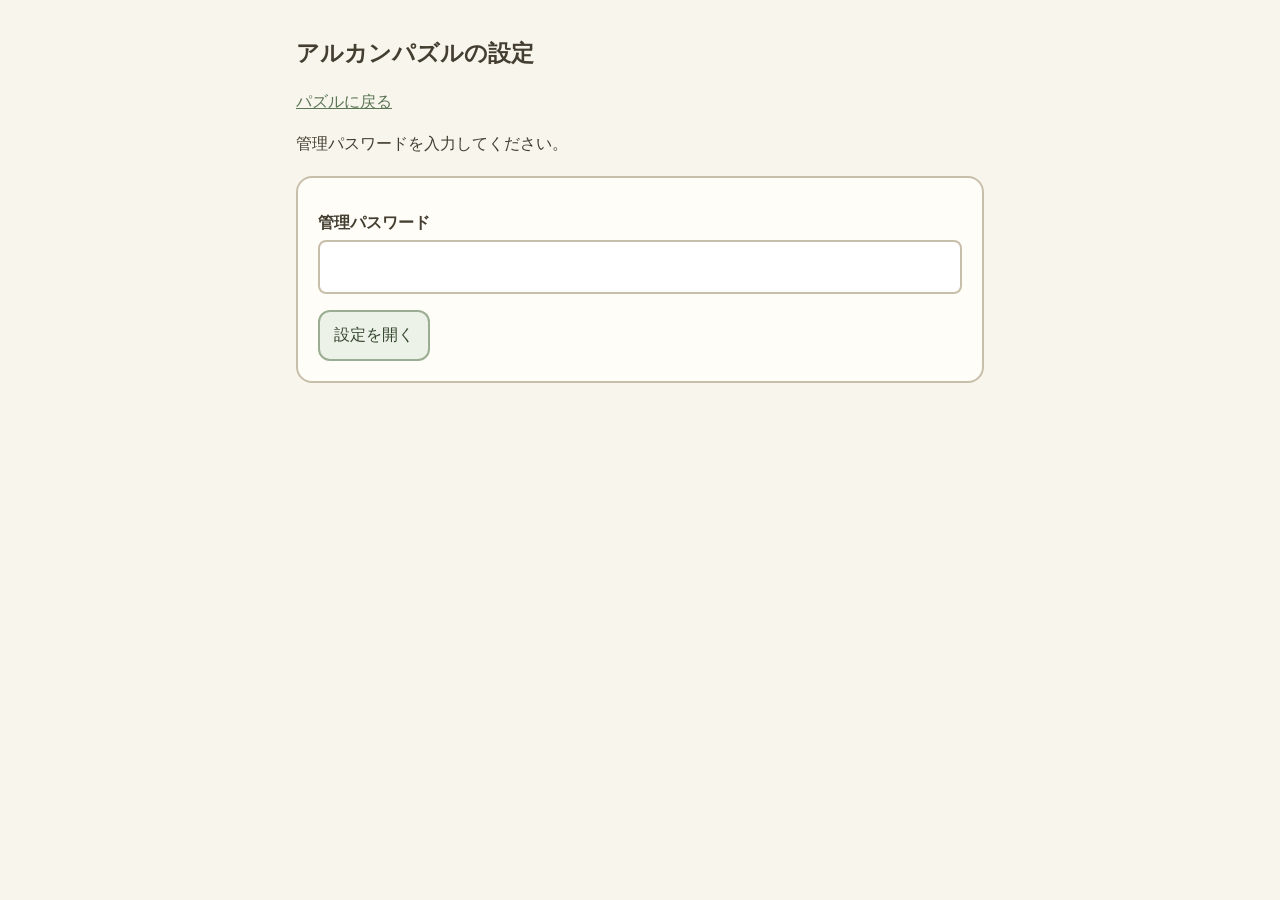
<file: admin.html>
<!doctype html>
<html lang="ja">
<head>
  <meta charset="utf-8">
  <meta name="viewport" content="width=device-width,initial-scale=1">
  <title>アルカンパズルの設定</title>
  <style>
    *{box-sizing:border-box}body{margin:0;background:#f8f5ed;color:#443e31;font-family:system-ui,sans-serif;line-height:1.65}
    main{max-width:720px;margin:auto;padding:20px 16px 40px}h1{font-size:23px}h2{font-size:18px;margin-top:0}
    a{color:#5b7654}section,dialog{background:#fffdf7;border:2px solid #c8bfab;border-radius:16px;padding:20px;margin:18px 0}
    label{display:block;font-weight:700;margin:12px 0 4px}input{display:block;width:100%;padding:12px;font:inherit;border:2px solid #c8bfab;border-radius:8px}
    button{font:inherit;padding:10px 14px;border:2px solid #9bad92;border-radius:12px;background:#edf2e8;color:#35462f;cursor:pointer}
    button:disabled{opacity:.55;cursor:wait}.actions{display:flex;gap:10px;flex-wrap:wrap;margin-top:16px}.hint{font-size:13px;color:#665f50}
    [hidden]{display:none !important}#editor{border:0;width:100%;min-height:780px;background:#fffdf7;border-radius:12px}
    #status{white-space:pre-wrap;overflow-wrap:anywhere}dialog{width:min(94vw,540px);margin:auto}dialog::backdrop{background:#28241a88}
    :focus-visible{outline:3px solid #678b5b;outline-offset:3px}#saved-link{display:block;margin-top:8px}
  </style>
</head>
<body><main>
  <h1>アルカンパズルの設定</h1>
  <a href="index.html">パズルに戻る</a>
  <p id="status" role="status" aria-live="polite">管理パスワードを入力してください。</p>
  <section id="login-section">
    <form id="login-form">
      <label for="login-password">管理パスワード</label>
      <input id="login-password" type="password" autocomplete="current-password" required>
      <div class="actions"><button id="login-button" type="submit">設定を開く</button></div>
    </form>
  </section>
  <section id="admin-section" hidden>
    <p>変更は「GitHubへ保存」で全端末の共通設定になります。</p>
    <div class="actions">
      <button id="save-button" type="button">GitHubへ保存</button>
      <button id="password-button" type="button">パスワード変更</button>
      <button id="publication-button" type="button" hidden>公開反映を確認</button>
      <button id="logout-button" type="button">ログアウト</button>
    </div>
    <a id="saved-link" hidden target="_blank" rel="noopener">保存した変更をGitHubで確認</a>
    <p class="hint">公開への反映後、各端末の起動・再読み込みで更新されます。パスワードの変更もGitHubへの保存が必要です。</p>
    <iframe id="editor" title="難易度設定" src="about:blank"></iframe>
  </section>
  <dialog id="save-dialog" aria-labelledby="save-title">
    <h2 id="save-title">共通設定をGitHubへ保存</h2>
    <form id="save-form">
      <label for="github-token">GitHubトークン</label>
      <input id="github-token" type="password" autocomplete="off" spellcheck="false" required>
      <p class="hint">対象リポジトリはKoiChem/AlkanePuzzle、ContentsはRead and writeにしてください。トークンは保存しません。</p>
      <div class="actions"><button id="save-confirm" type="submit">共通設定を保存</button><button id="save-cancel" type="button">キャンセル</button></div>
    </form>
  </dialog>
  <dialog id="password-dialog" aria-labelledby="password-title">
    <h2 id="password-title">パスワード変更</h2>
    <form id="password-form">
      <label for="current-password">現在のパスワード</label><input id="current-password" type="password" autocomplete="current-password" required>
      <label for="new-password">新しいパスワード</label><input id="new-password" type="password" autocomplete="new-password" required>
      <label for="confirm-password">新しいパスワード（確認）</label><input id="confirm-password" type="password" autocomplete="new-password" required>
      <p id="password-status" role="status"></p>
      <div class="actions"><button id="password-confirm" type="submit">変更を下書きに反映</button><button id="password-cancel" type="button">キャンセル</button></div>
    </form>
  </dialog>
  <noscript>設定画面を開くにはJavaScriptを有効にしてください。</noscript>
</main>
<script src="shared-settings.js?v=20261010-shared-v1"></script>
<script src="admin.js?v=20261010-shared-v1"></script>
</body></html>
</file>
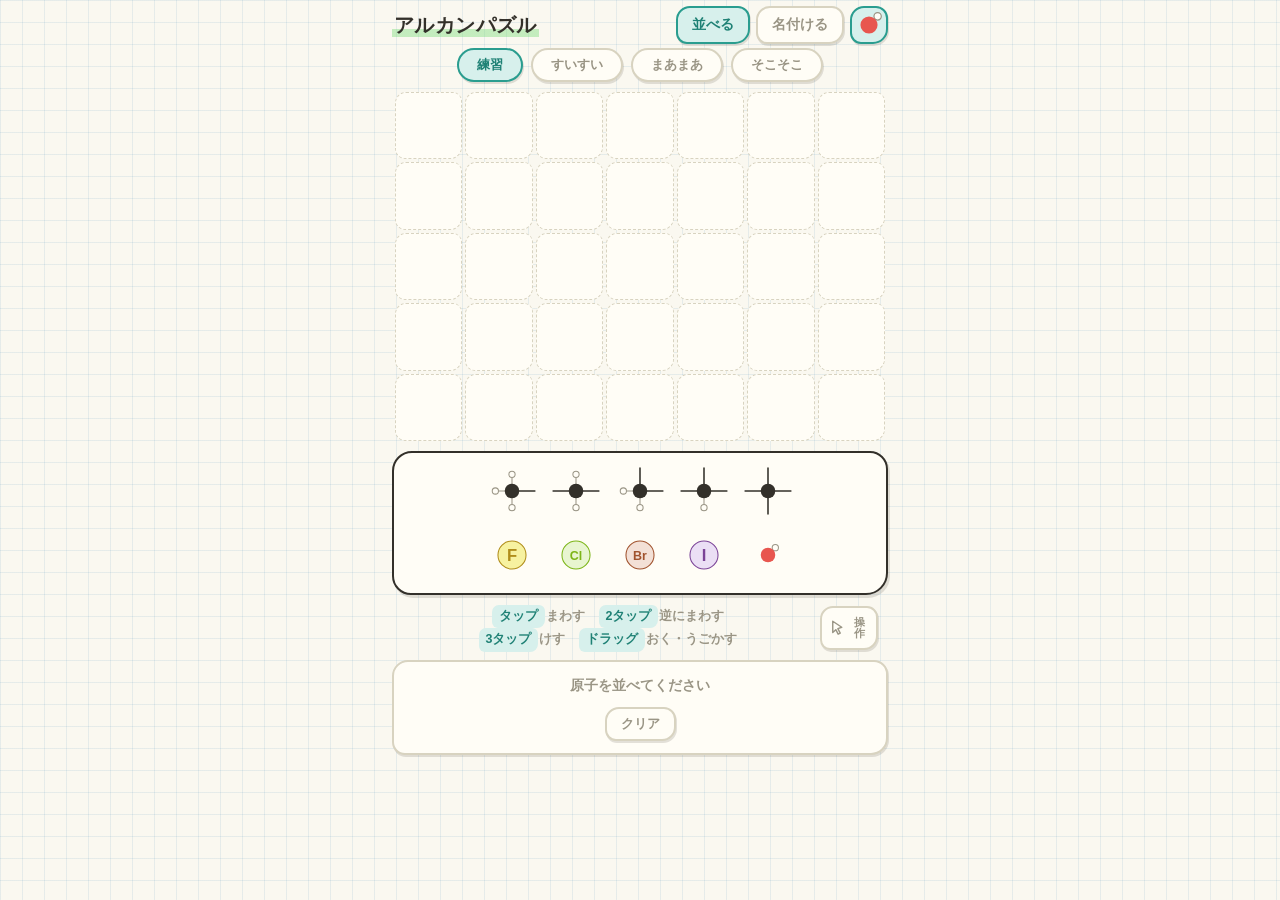
<file: beta-alkyl.html>
<!DOCTYPE html>
<html lang="ja">
<head>
<meta charset="UTF-8">
<meta name="viewport" content="width=device-width, initial-scale=1, maximum-scale=1, user-scalable=no">
<title>アルカンパズル β：長鎖アルキル基</title>
<style>
  :root{
    /* ノート紙のトーン */
    --bg:#faf8f0;
    --paper:#fffdf6;
    --surface:#fffdf6;
    --grid-line:rgba(90,150,190,0.13);   /* 方眼罫の水色 */
    --border:#d8d3c0;
    --ink:#33302a;                        /* 手書きインク色 */
    --text:#33302a;
    --text-muted:#9a9585;
    --warning:#c9721a;
    --accent:#2a9d8f;
    --accent-ink:#1f8175;
    --accent-soft:#d7f0ec;
    --highlighter:rgba(120,220,120,0.42); /* 蛍光ペンの黄緑 */
    --shadow:rgba(60,55,40,0.14);
    --font-mono:'SFMono-Regular',Menlo,Consolas,monospace;
    --font-hand:'Hiragino Maru Gothic ProN','ヒラギノ丸ゴ ProN W4','Yu Gothic',YuGothic,'Rounded Mplus 1c',-apple-system,BlinkMacSystemFont,sans-serif;
    --cat-number-bg:#e3f0fb; --cat-number-border:#8fbfe4;
    --cat-multiplier-bg:#f1e8fb; --cat-multiplier-border:#c1a0e6;
    --cat-subname-bg:#e6f6ea; --cat-subname-border:#94cfa3;
    --cat-basename-bg:#fdf0e0; --cat-basename-border:#e8b877;
    color-scheme: light;
  }
  *{box-sizing:border-box;}
  body{
    margin:0;
    overflow-x:hidden;
    /* ダブルタップによる拡大縮小を抑止する(user-scalable=noはiOS Safariで無視されるため、
       touch-actionで明示する。グリッドのマス側は touch-action:none で別途上書きしている) */
    touch-action:manipulation;
    /* 方眼ノートの罫 + 生成りの紙 */
    background:
      linear-gradient(var(--grid-line) 1px, transparent 1px) 0 0/22px 22px,
      linear-gradient(90deg, var(--grid-line) 1px, transparent 1px) 0 0/22px 22px,
      var(--bg);
    color:var(--text);
    font-family:var(--font-hand);
    -webkit-tap-highlight-color:transparent;
    -webkit-user-select:none;
    user-select:none;
    -webkit-touch-callout:none;
  }
  #app{max-width:520px;margin:0 auto;padding:6px 12px 12px;}

  header{display:flex;align-items:center;justify-content:space-between;gap:8px;margin-bottom:4px;}
  header h1{
    font-size:20px;font-weight:800;margin:0;letter-spacing:.02em;
    color:var(--ink);
    /* 手書きの下線マーカー風 */
    background:linear-gradient(transparent 62%, var(--highlighter) 62%, var(--highlighter) 92%, transparent 92%);
    padding:0 2px;
  }
  #reset-btn{
    font-size:13px;font-family:var(--font-hand);font-weight:700;color:var(--text-muted);
    background:var(--surface);
    border:2px solid var(--border);border-radius:14px 12px 14px 11px;
    padding:6px 14px;box-shadow:1px 2px 0 var(--shadow);
    transition:transform .08s ease, box-shadow .08s ease;
  }
  #reset-btn:active{transform:translate(1px,2px);box-shadow:0 0 0 var(--shadow);}
  #reset-btn.disabled{opacity:.35;pointer-events:none;}
  .status #reset-btn{display:block;margin:10px auto 0;}

  /* ---- グリッド(方眼のマス) ---- */
  .grid{
    display:grid;grid-template-columns:repeat(7,minmax(0,1fr));gap:3px;
    width:min(94vw,490px);margin:0 auto 10px;touch-action:none;
  }
  .cell{
    position:relative;aspect-ratio:1;
    border:1.5px dashed var(--border);border-radius:11px 9px 12px 10px;
    background:var(--paper);
    touch-action:none;overflow:hidden;
    transition:border-color .12s ease;
  }
  .cell.filled{
    border-style:solid;border-width:1px;border-color:var(--border);cursor:pointer;
    box-shadow:none;
  }
  /* 10炭素問題の四隅チャレンジ: 使用可能だが、避けると正解演出が少し豪華になる */
  .cell.challenge-corner{
    background:#efeee9;border-color:#c8c6bd;
  }
  /* 非表示の列(アルカン並べ「そこそこ」の左右端): 背景の方眼罫がそのまま見えるようにする */
  .cell.hidden-col{border-color:transparent;background:transparent;pointer-events:none;}
  .rotor{width:100%;height:100%;transition:transform 220ms cubic-bezier(.34,1.7,.5,1);transform-origin:50% 50%;-webkit-user-drag:none;}
  .cell.trace-tip .rotor svg{animation:traceTipPop 120ms cubic-bezier(.2,1.7,.4,1);transform-origin:50% 50%;}
  .cell.trace-closed .rotor svg{animation:traceRingClose 220ms cubic-bezier(.2,1.8,.4,1);transform-origin:50% 50%;}
  @keyframes traceTipPop{
    0%{transform:scale(.76);}
    65%{transform:scale(1.1);}
    100%{transform:scale(1);}
  }
  @keyframes traceRingClose{
    0%{transform:scale(.82);filter:none;}
    55%{transform:scale(1.14);filter:drop-shadow(0 0 5px var(--highlighter));}
    100%{transform:scale(1);filter:none;}
  }
  @media (prefers-reduced-motion:reduce){
    .cell.trace-tip .rotor svg,.cell.trace-closed .rotor svg{animation:none;}
  }

  /* ---- パレット ---- */
  .palette{
    display:flex;flex-direction:column;gap:6px;align-items:center;
    background:var(--surface);
    border:2.5px solid var(--ink);border-radius:20px 18px 22px 19px;
    padding:9px 10px;margin-bottom:10px;
    box-shadow:2px 3px 0 var(--shadow);
  }
  .palette-row{display:flex;gap:6px;justify-content:center;flex-wrap:wrap;}
  .palette-card{
    width:58px;text-align:center;padding:3px 2px;touch-action:none;cursor:grab;
    border-radius:12px;transition:transform .1s ease, background .1s ease;
  }
  .palette-card:active{transform:scale(.9) rotate(-3deg);background:var(--accent-soft);}
  .palette-card.selected{
    background:var(--accent-soft);outline:2.5px solid var(--accent);outline-offset:-1px;border-radius:12px;
  }
  .palette-card .icon{width:52px;height:52px;margin:0 auto;pointer-events:none;}
  .ghost{position:fixed;pointer-events:none;width:56px;height:56px;opacity:.9;z-index:999;filter:drop-shadow(2px 3px 2px var(--shadow));}

  /* ---- ヒント(手描きの付箋風) ---- */
  .hint{
    font-size:12.5px;color:var(--text-muted);text-align:center;
    margin:0 auto 8px;max-width:90%;font-weight:600;line-height:1.7;
  }
  .hint .keycap{
    display:inline-block;background:var(--accent-soft);color:var(--accent-ink);
    border-radius:7px 6px 8px 6px;padding:1px 7px;margin:0 1px;font-weight:800;
  }
  .practice-guide-row{display:grid;grid-template-columns:minmax(0,1fr) 58px;align-items:center;gap:7px;margin:0 auto 8px;max-width:96%;}
  .practice-guide-row .hint{margin:0;max-width:none;}
  .hint-line{display:block;white-space:nowrap;}
  .operation-guide-btn{
    min-height:44px;padding:4px 7px;display:inline-flex;align-items:center;justify-content:center;gap:3px;
    border:2px solid var(--border);border-radius:13px 11px 14px 10px;background:var(--surface);color:var(--text-muted);
    box-shadow:1px 2px 0 var(--shadow);font-size:11px;font-weight:800;line-height:1;transition:transform .08s ease,box-shadow .08s ease;
  }
  .operation-guide-btn:active{transform:translate(1px,2px);box-shadow:0 0 0 var(--shadow);}
  .operation-guide-icon{width:18px;height:18px;flex:none;fill:none;stroke:currentColor;stroke-width:1.9;stroke-linecap:round;stroke-linejoin:round;}
  #operation-guide-btn-naming{
    flex:0 0 var(--naming-operation-guide-size,38px);align-self:center;
    width:var(--naming-operation-guide-size,38px);height:var(--naming-operation-guide-size,38px);min-height:0;
    padding:0;box-sizing:border-box;border-radius:50%;
  }
  #operation-guide-btn-naming span{display:none;}
  @media(max-width:340px){
    .practice-guide-row{grid-template-columns:minmax(0,1fr) 48px;gap:4px;max-width:100%;}
    .practice-guide-row .hint{font-size:11.5px;}.hint .keycap{padding-inline:5px;}
    .operation-guide-btn{padding-inline:4px;}
  }

  /* ---- 操作ガイド ---- */
  .operation-guide-box{padding-top:14px;}
  .operation-guide-box .modal-header{position:sticky;top:-14px;z-index:4;background:var(--paper);padding:4px 0 8px;}
  .operation-guide-tabs{display:flex;gap:7px;margin-bottom:13px;position:sticky;top:34px;z-index:3;padding:4px;background:rgba(255,253,246,.96);border-radius:15px;}
  .operation-guide-tab{
    flex:1;min-height:40px;border:2px solid var(--border);border-radius:12px 10px 13px 11px;background:var(--surface);
    color:var(--text-muted);box-shadow:1px 2px 0 var(--shadow);font-size:13px;font-weight:800;
  }
  .operation-guide-tab.active{border-color:var(--accent);background:var(--accent-soft);color:var(--accent-ink);}
  .operation-guide-panel[hidden]{display:none;}
  .operation-section{margin-top:16px;}
  .operation-section:first-child{margin-top:0;}
  .operation-title{display:flex;align-items:center;gap:7px;margin:0 0 9px;font-size:15px;font-weight:800;}
  .operation-no{display:inline-grid;place-items:center;flex:0 0 24px;width:24px;height:24px;border-radius:50%;background:var(--accent-soft);color:var(--accent-ink);font-size:12px;}
  .operation-card,.operation-tip,.operation-details{
    background:var(--surface);border:2px solid var(--border);border-radius:16px 14px 18px 13px;box-shadow:1px 2px 0 var(--shadow);
  }
  .operation-card{padding:11px;}
  .operation-quick{display:grid;grid-template-columns:1fr 16px 1fr 16px 1fr;align-items:center;gap:3px;}
  .operation-step{text-align:center;min-width:0;}
  .operation-visual{height:55px;display:grid;place-items:center;margin-bottom:3px;}
  .operation-step strong{display:block;font-size:11.5px;line-height:1.35;}
  .operation-step small{display:block;color:var(--text-muted);font-size:10px;line-height:1.35;margin-top:2px;}
  .operation-arrow{color:var(--accent);width:16px;height:16px;}
  .operation-grid{display:grid;grid-template-columns:1fr 1fr;gap:8px;}
  .operation-card h4{font-size:13.5px;margin:0 0 8px;color:var(--accent-ink);}
  .operation-row{display:grid;grid-template-columns:50px 1fr;gap:8px;align-items:center;padding:8px 0;border-top:1px dashed var(--border);}
  .operation-row:first-of-type{border-top:0;padding-top:0;}
  .operation-row:last-child{padding-bottom:0;}
  .operation-row strong{display:block;font-size:12px;margin-bottom:2px;}
  .operation-row p,.operation-caption{margin:0;color:var(--text-muted);font-size:11px;line-height:1.48;}
  .operation-mini{height:48px;display:grid;place-items:center;position:relative;}
  .operation-atom{width:40px;height:40px;border:2px solid var(--border);border-radius:11px 9px 12px 10px;background:var(--paper);display:grid;place-items:center;position:relative;box-shadow:1px 2px 0 var(--shadow);}
  .operation-atom.selected{border-color:var(--accent);background:var(--accent-soft);outline:2px solid rgba(42,157,143,.22);}
  .operation-carbon{width:14px;height:14px;border-radius:50%;background:var(--ink);position:relative;}
  .operation-carbon::before,.operation-carbon::after{content:"";position:absolute;background:var(--ink);left:50%;top:50%;transform:translate(-50%,-50%);}
  .operation-carbon::before{width:30px;height:3px;}.operation-carbon::after{width:3px;height:30px;}
  .operation-tap{position:absolute;width:23px;height:23px;border:2px solid var(--accent);border-radius:50%;right:0;bottom:0;}
  .operation-tap::after{content:"";position:absolute;width:6px;height:6px;border-radius:50%;background:var(--accent);left:7px;top:7px;}
  .operation-trace{width:50px;height:50px;color:var(--accent);}
  .operation-taps{display:flex;gap:3px;align-items:center;justify-content:center;}
  .operation-tap-count{width:21px;height:21px;border:2px solid var(--accent);border-radius:50%;display:grid;place-items:center;font-size:10px;color:var(--accent-ink);font-weight:800;}
  .operation-tip{margin-top:9px;padding:9px 11px;border-style:dashed;background:var(--accent-soft);}
  .operation-tip strong{display:block;font-size:12px;color:var(--accent-ink);margin-bottom:3px;}
  .operation-tip p,.operation-tip ul{font-size:11px;line-height:1.55;margin:0;}.operation-tip ul{padding-left:17px;}.operation-tip li+li{margin-top:2px;}
  .operation-details{margin-top:9px;overflow:hidden;}
  .operation-details summary{cursor:pointer;list-style:none;padding:10px 12px;font-size:12px;font-weight:800;color:var(--accent-ink);display:flex;align-items:center;justify-content:space-between;}
  .operation-details summary::-webkit-details-marker{display:none;}.operation-details summary::after{content:"＋";font-size:16px;}.operation-details[open] summary::after{content:"−";}
  .operation-details-body{border-top:1px dashed var(--border);padding:8px 12px 11px;}.operation-details-body ul{margin:0;padding-left:17px;font-size:11px;line-height:1.58;color:var(--text-muted);}.operation-details-body li+li{margin-top:3px;}
  .operation-tokens{display:flex;flex-wrap:wrap;align-items:center;justify-content:center;gap:3px;}
  .operation-token{display:inline-flex;align-items:center;justify-content:center;min-height:26px;padding:3px 7px;border:2px solid;border-radius:9px 7px 10px 8px;font-size:10.5px;font-weight:800;box-shadow:1px 1px 0 var(--shadow);}
  .operation-token.number{background:var(--cat-number-bg);border-color:var(--cat-number-border);}.operation-token.mult{background:var(--cat-multiplier-bg);border-color:var(--cat-multiplier-border);}.operation-token.sub{background:var(--cat-subname-bg);border-color:var(--cat-subname-border);}.operation-token.base{background:var(--cat-basename-bg);border-color:var(--cat-basename-border);}
  .operation-answer{width:100%;min-height:40px;padding:5px;border:2px dashed var(--border);border-radius:10px;background:var(--paper);display:flex;align-items:center;justify-content:center;gap:3px;}
  .operation-insert{width:3px;height:27px;border-radius:2px;background:var(--accent);}
  .operation-demo{display:grid;gap:5px;}.operation-caption{text-align:center;margin-top:5px;}
  .operation-gesture-demo{display:grid;gap:8px;}
  .operation-gesture-block{display:grid;gap:4px;}
  .operation-gesture-block+.operation-gesture-block{padding-top:8px;border-top:1px dashed var(--border);}
  .operation-gesture-action{display:flex;align-items:center;justify-content:center;gap:5px;color:var(--accent-ink);font-size:10.5px;font-weight:800;line-height:1.2;}
  .operation-gesture-action svg{width:17px;height:17px;color:var(--accent);}
  .operation-token.moving{outline:2px solid rgba(42,157,143,.28);transform:translateY(-1px);box-shadow:1px 3px 0 var(--shadow);}
  .operation-delete-zone{min-height:37px;padding:4px 7px;border:2px dashed #d28f84;border-radius:10px;background:#fff1ee;display:flex;align-items:center;justify-content:center;gap:7px;}
  .operation-delete-label{color:#9f4f43;font-size:10.5px;font-weight:800;}
  .operation-legend{display:grid;grid-template-columns:1fr 1fr;gap:5px;margin-top:8px;}.operation-legend span{font-size:10.5px;color:var(--text-muted);}
  .operation-buttons{display:grid;grid-template-columns:repeat(4,1fr);gap:4px;margin-bottom:7px;}.operation-fake-btn{min-height:34px;padding:5px 2px;border:2px solid var(--border);border-radius:10px 8px 11px 9px;background:var(--surface);font-size:10px;font-weight:800;text-align:center;display:grid;place-items:center;}.operation-fake-btn.primary{background:var(--accent-soft);border-color:var(--accent);color:var(--accent-ink);}
  .operation-button-notes{display:grid;grid-template-columns:1fr 1fr;gap:5px;}.operation-button-notes p{margin:0;padding:7px 8px;border:1px dashed var(--border);border-radius:9px;font-size:10.5px;line-height:1.45;color:var(--text-muted);}.operation-button-notes strong{color:var(--ink);}
  .operation-rule-link{text-align:center;margin:13px 0 0;padding:10px 8px 0;border-top:1px dashed var(--border);color:var(--text-muted);font-size:10.5px;line-height:1.5;}.operation-rule-link strong{color:var(--accent-ink);}
  @media(max-width:380px){.operation-guide-box{padding-inline:12px;}.operation-grid{grid-template-columns:1fr;}.operation-step strong{font-size:10.5px;}.operation-step small{font-size:9.5px;}.operation-button-notes{grid-template-columns:1fr;}}

  /* ---- ステータス(練習モード) ---- */
  .status{
    font-family:var(--font-hand);font-size:14px;color:var(--text-muted);
    background:var(--surface);
    border:2px solid var(--border);border-radius:16px 14px 17px 13px;
    padding:12px 14px;line-height:1.7;white-space:pre-wrap;text-align:center;font-weight:600;
    box-shadow:1px 2px 0 var(--shadow);
  }
  .status .name{color:var(--accent-ink);font-size:20px;font-weight:800;font-family:inherit;display:inline-block;margin-top:2px;}
  .common-name{font-size:.72em;color:var(--text-muted);font-weight:700;white-space:nowrap;}
  /* 化合物名の末尾1〜3文字だけが次行へ落ちる「泣き別れ」を防ぐ */
  .compound-name-tail{white-space:nowrap;}
  .status button, .objective button, .wordbank button{font-family:var(--font-hand);}
  .status button{
    margin-top:8px;font-size:14px;font-weight:800;padding:7px 18px;
    border-radius:14px 12px 15px 11px;border:2.5px solid var(--accent);
    background:var(--accent-soft);color:var(--accent-ink);box-shadow:1px 2px 0 var(--shadow);
    transition:transform .08s ease, box-shadow .08s ease;
  }
  .status button:active{transform:translate(1px,2px);box-shadow:0 0 0 var(--shadow);}

  /* ---- モードタブ ---- */
  .mode-controls{display:flex;align-items:stretch;gap:6px;flex-shrink:0;}
  .mode-tabs{display:flex;align-items:stretch;gap:6px;flex-shrink:0;}
  .mode-tab{
    font-size:14px;font-weight:700;padding:6px 14px;
    border-radius:14px 12px 15px 11px;border:2.5px solid var(--border);
    background:var(--surface);color:var(--text-muted);
    box-shadow:1px 2px 0 var(--shadow);
    transition:transform .08s ease, box-shadow .08s ease;
  }
  .mode-tab:active{transform:translate(1px,2px);box-shadow:0 0 0 var(--shadow);}
  .mode-tab.active{
    border-color:var(--accent);color:var(--accent-ink);font-weight:800;
    background:var(--accent-soft);
  }
  @media (max-width:380px){
    /* 狭い画面ではタイトルを省き、モード切替を1行に保つ */
    header{flex-wrap:nowrap;}
    header h1{display:none;}
    .mode-controls{margin-left:auto;}
  }

  /* ---- 難易度タブ ---- */
  .diff-tabs{display:flex;gap:8px;margin-bottom:8px;justify-content:center;}
  .diff-tab{
    font-size:13px;font-weight:700;padding:6px 18px;
    border-radius:999px;border:2.5px solid var(--border);
    background:var(--surface);color:var(--text-muted);
    box-shadow:1px 2px 0 var(--shadow);transition:transform .08s ease, box-shadow .08s ease;
  }
  .diff-tab:active{transform:translate(1px,2px);box-shadow:0 0 0 var(--shadow);}
  .diff-tab.active{border-color:var(--accent);color:var(--accent-ink);background:var(--accent-soft);font-weight:800;}
  /* 命名ルールは幅が足りない画面だけ ? ボタンにして、難易度タブの横並びを保つ */
  @media (max-width:430px){
    header h1{font-size:16px;}
    .diff-tab{padding-inline:10px;}
    #naming-rules-btn{flex:0 0 32px;width:32px;height:32px;padding:0;box-sizing:border-box;font-size:0;}
    #naming-rules-btn::before{content:'?';font-size:18px;line-height:1;}
  }
  .rules-content{font-family:var(--font-hand);}
  .rules-section{margin-bottom:16px;}
  .rules-section:last-child{margin-bottom:0;}
  .rules-section h3{font-size:15px;font-weight:800;color:var(--accent-ink);margin:0 0 6px;}
  .rules-section p{font-size:13.5px;line-height:1.7;color:var(--text);margin:0 0 6px;}
  .rules-section ul, .rules-section ol{margin:4px 0;padding-left:20px;font-size:13.5px;line-height:1.7;color:var(--text);}
  .rules-section li{margin-bottom:4px;}
  .rules-subhead{
    font-size:14px;font-weight:800;color:var(--ink);
    margin:14px 0 6px !important;padding-top:8px;border-top:1px dashed var(--border);
  }
  .rules-section .rules-subhead:first-of-type{border-top:none;padding-top:0;margin-top:4px !important;}
  .rules-order{
    font-family:var(--font-mono);font-size:12px;background:var(--bg);
    border:1px dashed var(--border);border-radius:8px;padding:8px 10px;
    color:var(--accent-ink);font-weight:700;line-height:1.6;
  }
  .rules-caption{
    text-align:center;font-weight:800;color:var(--accent-ink);font-size:13px;
    margin:2px 0 8px !important;
  }
  .rules-example{
    background:var(--bg);border:2px dashed var(--border);border-radius:10px 8px 11px 9px;
    padding:8px 12px;margin-bottom:8px;
  }
  .rules-example strong{font-size:14px;color:var(--accent-ink);}
  .rules-example p{margin:4px 0 0;font-size:13px;}
  .rule-diagram{
    display:grid;gap:2px;margin:10px auto;width:fit-content;
  }
  .rule-diagram-cell{
    width:36px;height:36px;
    border:1px dashed var(--border);border-radius:6px;background:var(--paper);
  }
  .rule-diagram-cell.filled{border-style:solid;}
  .rule-diagram-rotor{width:100%;height:100%;transform-origin:50% 50%;}
  .rule-diagram-cell svg{width:100%;height:100%;display:block;}

  /* ---- お題カード(アルカン並べ) ---- */
  .objective{
    position:relative;background:var(--surface);
    border:2.5px solid var(--accent);border-radius:18px 15px 19px 16px;
    padding:10px 12px;margin-bottom:10px;font-size:15px;text-align:center;line-height:1.6;font-weight:700;
    box-shadow:2px 3px 0 var(--shadow);
  }
  .objective .name{font-size:22px;font-weight:800;color:var(--accent-ink);display:inline-block;}
  .objective button{
    margin-top:8px;font-size:14px;font-weight:800;padding:7px 18px;
    border-radius:14px 12px 15px 11px;border:2.5px solid var(--accent);
    background:var(--accent);color:#fff;box-shadow:1px 2px 0 var(--shadow);
    transition:transform .08s ease, box-shadow .08s ease;
  }
  .objective button:active{transform:translate(1px,2px);box-shadow:0 0 0 var(--shadow);}
  .objective button.secondary{background:var(--surface);color:var(--text-muted);border-color:var(--border);}
  .objective-actions{display:flex;gap:8px;justify-content:center;margin-top:10px;}
  .objective-actions button{margin-top:0;}
  /* 不正解表示: お題テキストを左、次の問題へボタンを枠の右側に配置する */
  .objective-row{display:flex;align-items:center;justify-content:space-between;gap:10px;text-align:left;}
  .objective-row button{margin-top:0;flex-shrink:0;}
  .objective.success{background:var(--accent);border-color:var(--accent-ink);}
  .objective.success, .objective.success .name{color:#fff;}
  .objective.success button{background:#fff;color:var(--accent-ink);border-color:#fff;}

  /* 正解/不正解スタンプ(手描きSVGがドン、と現れる) */
  .stamp{
    position:absolute;top:50%;left:50%;
    width:130px;height:130px;
    pointer-events:none;z-index:5;
    transform:translate(-50%,-50%) rotate(-9deg) scale(0);
    animation:stamp-in .5s cubic-bezier(.2,1.5,.4,1) forwards;
    filter:drop-shadow(1px 2px 1px rgba(200,60,40,0.18));
  }
  .stamp svg{width:100%;height:100%;display:block;}
  /* 正解結果はスタンプ・名称・次へを横並びにして、文字を隠さない */
  .result-celebration{display:flex;align-items:center;justify-content:center;gap:8px;min-width:0;}
  .result-celebration.correct-result{align-items:flex-start;}
  .result-celebration.correct-result .result-copy{padding-top:4px;}
  .result-stamp-inline{width:62px;height:62px;flex:0 0 62px;filter:drop-shadow(1px 2px 1px rgba(200,60,40,0.18));animation:result-stamp-in .42s cubic-bezier(.2,1.5,.4,1) both;}
  .result-stamp-inline svg{width:100%;height:100%;display:block;}
  .result-stamp-inline.milestone-stamp{animation:result-stamp-milestone .5s cubic-bezier(.2,1.6,.4,1) both;}
  .result-stamp-inline.corner-bonus-stamp{
    position:relative;
    filter:drop-shadow(1px 2px 1px rgba(200,60,40,.18)) drop-shadow(0 0 7px rgba(240,178,52,.78));
    animation:result-stamp-corner-bonus .64s cubic-bezier(.2,1.7,.4,1) both;
  }
  .result-stamp-inline.corner-bonus-stamp::after{
    content:'✦';position:absolute;right:-8px;top:-10px;color:#e9ac32;font-size:23px;line-height:1;
    text-shadow:-48px 13px 0 rgba(244,194,76,.82),-10px 50px 0 rgba(244,194,76,.68);
    animation:corner-bonus-sparkle .7s ease-out both;
  }
  .result-copy{min-width:0;text-align:left;line-height:1.35;}
  .result-copy .name{overflow-wrap:anywhere;}
  .success-streak{display:inline-block;margin-bottom:2px;padding:1px 7px;border-radius:999px;background:#fff3c9;color:#9b6413;font-size:12px;font-weight:800;letter-spacing:.03em;line-height:1.35;}
  @keyframes result-stamp-in{0%{transform:rotate(-9deg) scale(1.8);opacity:0;}65%{transform:rotate(-9deg) scale(.9);opacity:1;}100%{transform:rotate(-9deg) scale(1);opacity:1;}}
  @keyframes result-stamp-milestone{0%{transform:rotate(-12deg) scale(2.08);opacity:0;}58%{transform:rotate(-7deg) scale(.84);opacity:1;}78%{transform:rotate(-10deg) scale(1.08);opacity:1;}100%{transform:rotate(-9deg) scale(1);opacity:1;}}
  @keyframes result-stamp-corner-bonus{0%{transform:rotate(-14deg) scale(2.28);opacity:0;}54%{transform:rotate(-6deg) scale(.8);opacity:1;}76%{transform:rotate(-11deg) scale(1.14);opacity:1;}100%{transform:rotate(-9deg) scale(1);opacity:1;}}
  @keyframes corner-bonus-sparkle{0%,34%{opacity:0;transform:scale(.25) rotate(-20deg);}62%{opacity:1;transform:scale(1.22) rotate(5deg);}100%{opacity:.92;transform:scale(1) rotate(0deg);}}
  @keyframes stamp-in{
    0%{transform:translate(-50%,-50%) rotate(-9deg) scale(2.3);opacity:0;}
    55%{transform:translate(-50%,-50%) rotate(-9deg) scale(.86);opacity:1;}
    100%{transform:translate(-50%,-50%) rotate(-9deg) scale(1);opacity:1;}
  }
  @keyframes pop{0%{transform:scale(1);}40%{transform:scale(1.06);}100%{transform:scale(1);}}
  .pop{animation:pop .35s ease;}
  @media (prefers-reduced-motion: reduce){
    .stamp{animation:none;transform:translate(-50%,-50%) rotate(-9deg) scale(1);}
    .result-stamp-inline,.result-stamp-inline.milestone-stamp,.result-stamp-inline.corner-bonus-stamp,.result-stamp-inline.corner-bonus-stamp::after{animation:none;}
    .pop{animation:none;}
    .rotor{transition:none;}
  }

  /* ---- 単語バンク(アルカン名前) ---- */
  .wordbank{
    background:var(--surface);
    border:2.5px solid var(--ink);border-radius:20px 18px 21px 19px;
    padding:14px;margin-top:4px;box-shadow:2px 3px 0 var(--shadow);
  }
  .wordbank .token-scroll{
    max-height:var(--token-scroll-max, none);overflow-y:auto;overscroll-behavior:contain;
    scrollbar-width:thin;scrollbar-color:var(--border) transparent;touch-action:pan-y;
  }
  .wordbank .token-scroll::before,.wordbank .token-scroll::after{content:'';display:block;height:1px;}
  .wordbank .preview{
    position:relative;
    font-size:18px;font-weight:800;min-height:44px;height:auto;overflow:visible;text-align:center;
    margin-bottom:8px;padding:6px 10px;
    background:var(--bg);border:2px dashed var(--border);border-radius:12px 10px 13px 11px;
    color:var(--text-muted);line-height:1.5;
  }
  /* 解答確定後(結果表示中)は高さを固定せず、正解スタンプがはみ出して見えるようにする */
  .wordbank .preview.result{height:auto;min-height:44px;overflow:visible;}
  .wordbank .preview .name{color:var(--accent-ink);}
  .wordbank .preview.editing{display:flex;align-content:center;align-items:center;flex-wrap:wrap;gap:3px;text-align:left;touch-action:none;}
  /* 入力チップも語群のボタンと同じ寸法・色にして、パーツをそのまま並べ替える感覚にする */
  .answer-chip{display:inline-flex;align-items:center;font-size:14px;font-weight:700;padding:3px 7px;border:2px solid var(--border);border-radius:10px 8px 11px 9px;background:var(--surface);box-shadow:1px 2px 0 var(--shadow);cursor:grab;touch-action:none;}
  .answer-chip.cat-number{background:var(--cat-number-bg);border-color:var(--cat-number-border);}
  .answer-chip.cat-multiplier{background:var(--cat-multiplier-bg);border-color:var(--cat-multiplier-border);padding-inline:3px;}
  .answer-chip.cat-subname{background:var(--cat-subname-bg);border-color:var(--cat-subname-border);padding-inline:3px;}
  .answer-chip.cat-basename{background:var(--cat-basename-bg);border-color:var(--cat-basename-border);padding-inline:3px;}
  .answer-chip.special-affix{background:#f5e6e8;border-color:#d7a7ad;}
  .answer-chip:active{cursor:grabbing;}
  .answer-chip-drag-origin{opacity:.3;filter:saturate(.2) grayscale(.4) brightness(1.06);box-shadow:none;border-style:dashed;}
  .answer-chip-dragging{position:fixed;z-index:1000;pointer-events:none;opacity:.92;transform:translate(-50%,-50%) rotate(-3deg) scale(1.08);box-shadow:2px 4px 0 var(--shadow);}
  .answer-insert-marker{width:3px;height:31px;background:var(--accent);border-radius:3px;box-shadow:0 0 0 1px var(--accent-ink);}
  .answer-trash{display:none;position:absolute;right:7px;top:7px;padding:2px 6px;border-radius:8px;background:#f8d9d7;color:#a83d36;border:1.5px solid #d36b63;font-size:14px;line-height:1;}
  .wordbank .preview.delete-armed .answer-trash{display:block;}
  .wordbank .preview button{
    margin-top:10px;font-size:14px;font-weight:800;padding:8px 20px;
    border-radius:14px 12px 15px 11px;border:2.5px solid var(--accent-ink);
    background:var(--accent);color:#fff;box-shadow:1px 2px 0 var(--shadow);
  }
  .answer-actions{display:flex;flex-wrap:wrap;gap:8px;justify-content:center;margin-top:10px;}
  .answer-actions button{margin-top:0;flex:0 0 auto;white-space:nowrap;}
  .answer-actions button.secondary{
    background:var(--surface);color:var(--accent-ink);border-color:var(--border);
  }
  .wordbank .row{display:flex;gap:5px;flex-wrap:wrap;justify-content:center;margin-bottom:6px;}
  .wordbank button{
    min-height:38px;font-size:14px;font-weight:700;padding:5px 7px;
    border-radius:10px 8px 11px 9px;border:2px solid var(--border);
    background:var(--surface);color:var(--text);
    box-shadow:1px 2px 0 var(--shadow);transition:transform .07s ease, box-shadow .07s ease;
  }
  .wordbank button:active{transform:translate(1px,2px);box-shadow:0 0 0 var(--shadow);}
  .wordbank button.secondary{color:var(--text-muted);}
  .wordbank button.primary{background:var(--accent);color:#fff;border-color:var(--accent-ink);font-weight:800;}
  .wordbank .row.cat-number button{background:var(--cat-number-bg);border-color:var(--cat-number-border);}
  .wordbank .row.cat-multiplier button{background:var(--cat-multiplier-bg);border-color:var(--cat-multiplier-border);}
  .wordbank .row.cat-subname button{background:var(--cat-subname-bg);border-color:var(--cat-subname-border);}
  .wordbank .row.cat-basename button{background:var(--cat-basename-bg);border-color:var(--cat-basename-border);}
  /* 数字以外は縦の押しやすさを保ったまま、横だけ少しコンパクトにする */
  .wordbank .row.cat-multiplier button,
  .wordbank .row.cat-subname button,
  .wordbank .row.cat-basename button{padding-inline:4px;}
  .wordbank .row.cat-multiplier,
  .wordbank .row.cat-subname,
  .wordbank .row.cat-basename{gap:4px;}
  /* シクロとオールは、主鎖名と同程度に淡いローズベージュで共通表示する */
  .wordbank .row.cat-basename button.special-affix{background:#f5e6e8;border-color:#d7a7ad;}
  .wordbank .row:not(.control-row) button{
    cursor:grab;touch-action:none;user-select:none;-webkit-user-select:none;
  }
  .wordbank.answered .row button{opacity:.4;pointer-events:none;}
  .wordbank .control-row{flex-wrap:nowrap;margin-top:0;margin-bottom:12px;gap:5px;}
  .wordbank .control-row button{flex:0 1 auto;min-width:0;min-height:44px;padding:7px 10px;white-space:nowrap;}
  .wordbank .control-row button:disabled{opacity:.35;pointer-events:none;}
  @media (max-width:360px){
    .wordbank .control-row{gap:4px;}
    .wordbank .control-row button{padding-inline:6px;font-size:13px;}
  }

  .wordbank .preview .answer-hint-trigger{
    display:inline-flex;align-items:center;justify-content:center;gap:5px;min-height:36px;
    margin-top:7px;padding:4px 11px;border:1.5px solid var(--accent);border-radius:999px;
    background:var(--accent-soft);color:var(--accent-ink);font-size:12.5px;font-weight:800;
    box-shadow:0 1px 0 var(--shadow);transition:transform .08s ease,box-shadow .08s ease,background .12s ease;
  }
  .wordbank .preview .answer-hint-trigger:active{transform:translate(1px,1px);box-shadow:none;}
  .answer-hint-icon{width:15px;height:15px;flex:none;fill:none;stroke:currentColor;stroke-width:1.9;stroke-linecap:round;stroke-linejoin:round;}
  .answer-feedback{display:flex;align-items:flex-start;gap:5px;margin:7px 0 0;font-size:12.5px;line-height:1.45;font-weight:700;color:var(--accent-ink);animation:hint-reveal .2s ease-out both;}
  .answer-feedback .answer-hint-icon{margin-top:1px;}
  @keyframes hint-reveal{from{opacity:0;transform:translateY(-3px);}to{opacity:1;transform:translateY(0);}}
  @media (prefers-reduced-motion: reduce){.answer-feedback{animation:none;}}

  .grid.game2-compact{width:min(74vw,310px);margin-bottom:7px;}
  @media (max-height:699px){
    #app{padding-bottom:6px;}
    .wordbank{padding:10px;margin-top:1px;}
    .wordbank .preview{margin-bottom:6px;}
    .wordbank .control-row{margin-bottom:8px;}
    .wordbank .row{margin-bottom:4px;}
  }

  /* ---- 難易度設定(管理者向け・?admin=1のときだけ表示) ---- */
  .diff-tabs-row{--naming-operation-guide-size:38px;display:flex;align-items:center;gap:8px;margin-bottom:10px;}
  .diff-tabs-row .diff-tabs{flex:1;margin-bottom:0;}
  .hydroxyl-toggle{
    flex:0 0 38px;align-self:stretch;width:38px;height:auto;padding:0;box-sizing:border-box;display:inline-flex;align-items:center;justify-content:center;overflow:hidden;
    border-radius:14px 12px 15px 11px;border:2.5px solid var(--border);background:var(--surface);box-shadow:1px 2px 0 var(--shadow);
    transition:transform .08s ease, box-shadow .08s ease;
  }
  .hydroxyl-toggle svg{width:100%;height:100%;display:block;transform:scale(1.8);transform-origin:center;}
  .hydroxyl-toggle.active{border-color:var(--accent);background:var(--accent-soft);}
  .hydroxyl-toggle:active:not(:disabled){transform:translate(1px,2px);box-shadow:0 0 0 var(--shadow);}
  .hydroxyl-toggle:disabled{cursor:default;opacity:1;}
  .gear-btn{
    flex-shrink:0;width:40px;height:40px;padding:0;box-sizing:border-box;line-height:1;display:inline-flex;align-items:center;justify-content:center;
    border-radius:13px;border:2px solid var(--border);background:var(--surface);color:var(--text-muted);
    box-shadow:1px 2px 0 var(--shadow);transition:transform .08s ease,box-shadow .08s ease,background .12s ease;
  }
  .gear-icon{width:20px;height:20px;flex:none;stroke:currentColor;stroke-width:1.9;stroke-linecap:round;stroke-linejoin:round;fill:none;transition:transform .16s ease;}
  .gear-btn:active{transform:translate(1px,2px);box-shadow:0 0 0 var(--shadow);}
  .gear-btn:active .gear-icon{transform:rotate(28deg);}
  .gear-btn:focus-visible,.wordbank .preview .answer-hint-trigger:focus-visible{outline:3px solid var(--accent);outline-offset:2px;}

  .modal-overlay{
    position:fixed;inset:0;background:rgba(40,36,26,0.45);
    display:flex;align-items:flex-end;justify-content:center;z-index:100;
  }
  .modal-box{
    width:100%;max-width:480px;max-height:88vh;overflow-y:auto;
    background:var(--paper);border-radius:22px 22px 0 0;
    border:2.5px solid var(--ink);border-bottom:none;
    padding:18px 18px 24px;box-shadow:0 -4px 0 var(--shadow);
    font-family:var(--font-hand);
  }
  @media (min-width:560px){
    .modal-overlay{align-items:center;}
    .modal-box{border-radius:20px;border-bottom:2.5px solid var(--ink);box-shadow:2px 4px 0 var(--shadow);}
  }
  .modal-header{display:flex;align-items:center;justify-content:space-between;margin-bottom:10px;}
  .modal-header h2{font-size:18px;font-weight:800;margin:0;color:var(--ink);}
  .modal-close{
    flex:0 0 32px;width:32px;height:32px;padding:0;box-sizing:border-box;line-height:1;display:inline-flex;align-items:center;justify-content:center;font-size:18px;border-radius:50%;
    border:2px solid var(--border);background:var(--surface);color:var(--text-muted);
  }
  .modal-game-tabs, .modal-tier-tabs{display:flex;gap:6px;margin-bottom:10px;}
  .modal-game-tabs button, .modal-tier-tabs button{
    flex:1;font-size:13px;font-weight:700;padding:8px 4px;
    border-radius:12px 10px 13px 11px;border:2px solid var(--border);
    background:var(--surface);color:var(--text-muted);
  }
  .modal-game-tabs button.active, .modal-tier-tabs button.active{
    border-color:var(--accent);color:var(--accent-ink);background:var(--accent-soft);font-weight:800;
  }
  .settings-row{
    display:flex;align-items:center;justify-content:space-between;gap:10px;
    padding:10px 2px;border-bottom:1px dashed var(--border);
  }
  .settings-row:last-of-type{border-bottom:none;}
  .settings-label{font-size:14px;font-weight:700;color:var(--text);}
  .stepper, .stepper-range{display:flex;align-items:center;gap:6px;flex-shrink:0;}
  .stepper button{
    width:28px;height:28px;font-size:16px;font-weight:800;line-height:1;
    border-radius:8px;border:2px solid var(--border);background:var(--surface);color:var(--accent-ink);
  }
  .stepper button:active{transform:translate(1px,1px);}
  .stepper-value{min-width:22px;text-align:center;font-size:15px;font-weight:800;color:var(--ink);}
  .stepper-tilde{color:var(--text-muted);font-size:13px;}
  .ring-checkboxes{display:flex;gap:10px;}
  .ring-checkbox{display:flex;align-items:center;gap:3px;font-size:13px;font-weight:700;color:var(--text);}
  .ring-checkbox input{width:16px;height:16px;accent-color:var(--accent);}
  .settings-toggle{
    font-size:13px;font-weight:800;padding:6px 16px;border-radius:999px;
    border:2px solid var(--border);background:var(--surface);color:var(--text-muted);
  }
  .settings-toggle.on{border-color:var(--accent);color:#fff;background:var(--accent);}
  .settings-warning{
    margin-top:10px;padding:10px 12px;font-size:12.5px;font-weight:700;line-height:1.6;
    color:#a6480f;background:#fdf0dd;border:2px dashed var(--warning);border-radius:10px 8px 11px 9px;
  }
  .modal-actions{display:flex;gap:8px;margin-top:14px;}
  .modal-actions button{
    flex:1;font-size:13px;font-weight:700;padding:9px 6px;
    border-radius:12px 10px 13px 11px;border:2px solid var(--border);
    background:var(--surface);color:var(--text-muted);
  }
  #settings-export-btn{border-color:var(--accent);color:var(--accent-ink);}
  .settings-export-area{
    width:100%;height:120px;margin-top:10px;font-family:var(--font-mono);font-size:11px;
    border:2px dashed var(--border);border-radius:10px;padding:8px;box-sizing:border-box;
    background:var(--bg);color:var(--text);
  }
</style>
</head>
<body>
<div id="app">
  <header>
    <h1>アルカンパズル</h1>
    <div class="mode-controls">
      <div class="mode-tabs" id="mode-tabs">
        <button class="mode-tab active" data-mode="game1">並べる</button>
        <button class="mode-tab" data-mode="game2">名付ける</button>
      </div>
      <button id="hydroxyl-toggle" class="hydroxyl-toggle" type="button" aria-pressed="true" title="ヒドロキシ基を出題数に含める" aria-label="ヒドロキシ基を出題数に含める"></button>
    </div>
  </header>
  <div class="diff-tabs-row">
    <div class="diff-tabs" id="diff-tabs">
      <button class="diff-tab active" data-diff="practice">練習</button>
      <button class="diff-tab" data-diff="easy">すいすい</button>
      <button class="diff-tab" data-diff="medium">まあまあ</button>
      <button class="diff-tab" data-diff="hard">そこそこ</button>
      <button id="naming-rules-btn" class="diff-tab" style="display:none;" type="button" title="命名ルール" aria-label="命名ルール">命名ルール</button>
    </div>
    <button id="operation-guide-btn-naming" class="operation-guide-btn" style="display:none;" type="button" title="操作ガイド" aria-label="操作ガイドを開く">
      <svg class="operation-guide-icon" viewBox="0 0 24 24" aria-hidden="true"><path d="M5 3l12 8-5.2 1.8 3.2 6-2.8 1.4-3.1-6L5 18V3Z"/></svg><span>操作</span>
    </button>
    <button id="settings-gear" class="gear-btn" style="display:none;" type="button" title="難易度設定" aria-label="難易度設定">
      <svg class="gear-icon" viewBox="0 0 24 24" aria-hidden="true">
        <path d="M12.22 2h-.44a2 2 0 0 0-2 2v.18a2 2 0 0 1-1 1.73l-.43.25a2 2 0 0 1-2 0l-.15-.08a2 2 0 0 0-2.73.73l-.22.38a2 2 0 0 0 .73 2.73l.15.09a2 2 0 0 1 1 1.74v.5a2 2 0 0 1-1 1.74l-.15.09a2 2 0 0 0-.73 2.73l.22.38a2 2 0 0 0 2.73.73l.15-.08a2 2 0 0 1 2 0l.43.25a2 2 0 0 1 1 1.73V20a2 2 0 0 0 2 2h.44a2 2 0 0 0 2-2v-.18a2 2 0 0 1 1-1.73l.43-.25a2 2 0 0 1 2 0l.15.08a2 2 0 0 0 2.73-.73l.22-.38a2 2 0 0 0-.73-2.73l-.15-.09a2 2 0 0 1-1-1.74v-.5a2 2 0 0 1 1-1.74l.15-.09a2 2 0 0 0 .73-2.73l-.22-.38a2 2 0 0 0-2.73-.73l-.15.08a2 2 0 0 1-2 0l-.43-.25a2 2 0 0 1-1-1.73V4a2 2 0 0 0-2-2Z"></path>
        <circle cx="12" cy="12" r="3"></circle>
      </svg>
    </button>
  </div>
  <div class="objective" id="objective" style="display:none;"></div>
  <div class="grid" id="grid"></div>
  <div class="palette" id="palette"></div>
  <div class="practice-guide-row" id="practice-guide-row">
    <p class="hint" id="hint"><span class="hint-line"><span class="keycap">タップ</span>まわす　<span class="keycap">2タップ</span>逆にまわす</span><span class="hint-line"><span class="keycap">3タップ</span>けす　<span class="keycap">ドラッグ</span>おく・うごかす</span></p>
    <button id="operation-guide-btn-practice" class="operation-guide-btn" type="button" title="操作ガイド" aria-label="操作ガイドを開く">
      <svg class="operation-guide-icon" viewBox="0 0 24 24" aria-hidden="true"><path d="M5 3l12 8-5.2 1.8 3.2 6-2.8 1.4-3.1-6L5 18V3Z"/></svg><span>操作</span>
    </button>
  </div>
  <div class="status" id="status">原子を並べてください</div>
  <div class="wordbank" id="wordbank" style="display:none;"></div>
</div>

<div class="modal-overlay" id="settings-modal" style="display:none;">
  <div class="modal-box">
    <div class="modal-header">
      <h2>難易度設定</h2>
      <button id="settings-close" class="modal-close" type="button" aria-label="難易度設定を閉じる">×</button>
    </div>
    <div class="modal-game-tabs" id="modal-game-tabs">
      <button class="modal-game-tab active" data-game="game1">並べる</button>
      <button class="modal-game-tab" data-game="game2">名付ける</button>
    </div>
    <div class="modal-tier-tabs" id="modal-tier-tabs">
      <button class="modal-tier-tab active" data-tier="easy">すいすい</button>
      <button class="modal-tier-tab" data-tier="medium">まあまあ</button>
      <button class="modal-tier-tab" data-tier="hard">そこそこ</button>
    </div>
    <div id="settings-form"></div>
    <div id="settings-warning" class="settings-warning" style="display:none;"></div>
    <div class="modal-actions">
      <button id="settings-export-btn" type="button">コードとして書き出す</button>
      <button id="settings-reset-btn" type="button">既定値に戻す</button>
    </div>
    <textarea id="settings-export-area" class="settings-export-area" style="display:none;" readonly spellcheck="false"></textarea>
  </div>
</div>

<div class="modal-overlay" id="operation-guide-modal" style="display:none;">
  <div class="modal-box operation-guide-box" role="dialog" aria-modal="true" aria-labelledby="operation-guide-title">
    <div class="modal-header">
      <h2 id="operation-guide-title">操作ガイド</h2>
      <button id="operation-guide-close" class="modal-close" type="button" aria-label="操作ガイドを閉じる">×</button>
    </div>
    <div class="operation-guide-tabs" role="tablist" aria-label="ゲームを選ぶ">
      <button class="operation-guide-tab active" id="operation-tab-game1" type="button" role="tab" aria-selected="true" aria-controls="operation-panel-game1" data-operation-mode="game1">並べる</button>
      <button class="operation-guide-tab" id="operation-tab-game2" type="button" role="tab" aria-selected="false" aria-controls="operation-panel-game2" data-operation-mode="game2">名付ける</button>
    </div>

    <div class="operation-guide-panel" id="operation-panel-game1" role="tabpanel" aria-labelledby="operation-tab-game1">
      <section class="operation-section">
        <h3 class="operation-title"><span class="operation-no">1</span>まずは、この3つ</h3>
        <div class="operation-card operation-quick">
          <div class="operation-step">
            <div class="operation-visual"><span class="operation-atom selected"><span class="operation-carbon"></span><span class="operation-tap"></span></span></div>
            <strong>カードを選ぶ</strong><small>下のデッキをタップ</small>
          </div>
          <svg class="operation-arrow" viewBox="0 0 24 24" aria-hidden="true"><path d="M5 12h13m-5-5 5 5-5 5" fill="none" stroke="currentColor" stroke-width="2.4" stroke-linecap="round" stroke-linejoin="round"/></svg>
          <div class="operation-step">
            <div class="operation-visual"><svg class="operation-trace" viewBox="0 0 54 54" aria-hidden="true"><path d="M8 41 20 29h12l13-15" fill="none" stroke="currentColor" stroke-width="5" stroke-linecap="round" stroke-linejoin="round"/><g fill="var(--ink)"><circle cx="8" cy="41" r="5"/><circle cx="20" cy="29" r="5"/><circle cx="32" cy="29" r="5"/><circle cx="45" cy="14" r="5"/></g></svg></div>
            <strong>置く・なぞる</strong><small>タップかドラッグ</small>
          </div>
          <svg class="operation-arrow" viewBox="0 0 24 24" aria-hidden="true"><path d="M5 12h13m-5-5 5 5-5 5" fill="none" stroke="currentColor" stroke-width="2.4" stroke-linecap="round" stroke-linejoin="round"/></svg>
          <div class="operation-step">
            <div class="operation-visual"><span class="operation-taps"><span class="operation-tap-count">1</span><span class="operation-tap-count">2</span><span class="operation-tap-count">3</span></span></div>
            <strong>向きを整える</strong><small>回転・逆回転・削除</small>
          </div>
        </div>
      </section>

      <section class="operation-section">
        <h3 class="operation-title"><span class="operation-no">2</span>よく使う操作</h3>
        <div class="operation-grid">
          <article class="operation-card">
            <h4>デッキ操作</h4>
            <div class="operation-row"><div class="operation-mini"><span class="operation-atom selected"><span class="operation-carbon"></span><span class="operation-tap"></span></span></div><div><strong>タップで選択</strong><p>グリッドをタップすると、同じカードを何枚でも続けて置けます。</p></div></div>
            <div class="operation-row"><div class="operation-mini"><span class="operation-atom"><span class="operation-carbon"></span></span></div><div><strong>ドラッグで1枚配置</strong><p>カードをつかみ、置きたいマスで離します。</p></div></div>
          </article>
          <article class="operation-card">
            <h4>グリッド操作</h4>
            <div class="operation-row"><div class="operation-mini"><svg class="operation-trace" viewBox="0 0 54 54" aria-hidden="true"><path d="M8 41 20 29h12l13-15" fill="none" stroke="currentColor" stroke-width="5" stroke-linecap="round" stroke-linejoin="round"/><g fill="var(--ink)"><circle cx="8" cy="41" r="5"/><circle cx="20" cy="29" r="5"/><circle cx="32" cy="29" r="5"/><circle cx="45" cy="14" r="5"/></g></svg></div><div><strong>空きマスからなぞる</strong><p>指が通った順に炭素鎖ができます。</p></div></div>
            <div class="operation-row"><div class="operation-mini"><span class="operation-taps"><span class="operation-tap-count">1</span><span class="operation-tap-count">2</span><span class="operation-tap-count">3</span></span></div><div><strong>1・2・3タップ</strong><p>回転／逆回転／削除。ドラッグすると移動できます。</p></div></div>
          </article>
        </div>
        <aside class="operation-tip"><strong>カード選択を解除するには</strong><ul><li>選択中のカードをもう一度タップ</li><li>同じグリッドマスを素早く2回タップ</li><li>異なる3マス以上をなぞる</li></ul></aside>
        <details class="operation-details"><summary>知っておくと便利な操作</summary><div class="operation-details-body"><ul><li>炭素鎖をなぞりながら1マス引き返すと、直前の1マスを取り消せます。</li><li>3マス以上なぞって始点へ戻ると、環状構造として閉じます。</li><li>配置済みカードを別のカードで上書きできます。グリッド外へドラッグすると削除できます。</li><li>ハロゲンとOH基は1・2タップでは回転せず、3タップで削除できます。</li><li>練習で正常な分子が複数あるときは、別の分子への最初のタップが分子選択になります。</li></ul></div></details>
      </section>
    </div>

    <div class="operation-guide-panel" id="operation-panel-game2" role="tabpanel" aria-labelledby="operation-tab-game2" hidden>
      <section class="operation-section">
        <h3 class="operation-title"><span class="operation-no">1</span>まずは、この3つ</h3>
        <div class="operation-card operation-quick">
          <div class="operation-step">
            <div class="operation-visual"><svg class="operation-trace" viewBox="0 0 54 54" aria-hidden="true"><path d="M8 28h38" stroke="var(--ink)" stroke-width="4" stroke-linecap="round"/><g fill="var(--ink)"><circle cx="8" cy="28" r="6"/><circle cx="27" cy="28" r="6"/><circle cx="46" cy="28" r="6"/></g></svg></div>
            <strong>分子を見る</strong><small>主鎖と枝を確認</small>
          </div>
          <svg class="operation-arrow" viewBox="0 0 24 24" aria-hidden="true"><path d="M5 12h13m-5-5 5 5-5 5" fill="none" stroke="currentColor" stroke-width="2.4" stroke-linecap="round" stroke-linejoin="round"/></svg>
          <div class="operation-step">
            <div class="operation-visual"><span class="operation-tokens"><span class="operation-token number">2</span><span class="operation-token sub">メチル</span><span class="operation-token base">ブタン</span></span></div>
            <strong>語句を並べる</strong><small>タップかドラッグ</small>
          </div>
          <svg class="operation-arrow" viewBox="0 0 24 24" aria-hidden="true"><path d="M5 12h13m-5-5 5 5-5 5" fill="none" stroke="currentColor" stroke-width="2.4" stroke-linecap="round" stroke-linejoin="round"/></svg>
          <div class="operation-step"><div class="operation-visual"><span class="operation-fake-btn primary">解答する</span></div><strong>答え合わせ</strong><small>迷ったらパスもOK</small></div>
        </div>
      </section>

      <section class="operation-section">
        <h3 class="operation-title"><span class="operation-no">2</span>語句を並べる</h3>
        <div class="operation-grid">
          <article class="operation-card"><h4>タップで追加</h4><div class="operation-demo"><div class="operation-tokens"><span class="operation-token number">2</span><span class="operation-token sub">メチル</span><span class="operation-token base">ブタン</span></div><svg class="operation-arrow" style="margin:auto;transform:rotate(90deg)" viewBox="0 0 24 24" aria-hidden="true"><path d="M5 12h13m-5-5 5 5-5 5" fill="none" stroke="currentColor" stroke-width="2.4" stroke-linecap="round" stroke-linejoin="round"/></svg><div class="operation-answer"><span class="operation-token number">2</span><span class="operation-token sub">メチル</span><span class="operation-token base">ブタン</span></div></div><p class="operation-caption">縦線がなければ、解答の最後へ追加されます。</p></article>
          <article class="operation-card"><h4>タップで途中へ入れる</h4><div class="operation-demo"><div class="operation-answer"><span class="operation-token number">2</span><span class="operation-insert"></span><span class="operation-token base">ブタン</span></div><p class="operation-caption">チップの左側・右側をタップして縦線を置き、語群をタップします。</p><div class="operation-answer"><span class="operation-token number">2</span><span class="operation-token sub">メチル</span><span class="operation-token base">ブタン</span></div></div></article>
          <article class="operation-card"><h4>ドラッグで任意の場所へ追加</h4><div class="operation-demo"><div class="operation-tokens"><span class="operation-token sub">メチル</span></div><svg class="operation-arrow" style="margin:auto;transform:rotate(90deg)" viewBox="0 0 24 24" aria-hidden="true"><path d="M5 12h13m-5-5 5 5-5 5" fill="none" stroke="currentColor" stroke-width="2.4" stroke-linecap="round" stroke-linejoin="round"/></svg><div class="operation-answer"><span class="operation-token number">2</span><span class="operation-insert"></span><span class="operation-token base">ブタン</span></div></div><p class="operation-caption">語群の語句をつかみ、解答欄の好きな位置で離します。</p></article>
          <article class="operation-card"><h4>並べ替え・削除</h4><div class="operation-gesture-demo"><div class="operation-gesture-block"><div class="operation-answer"><span class="operation-token number">2</span><span class="operation-token sub moving">メチル</span><span class="operation-token base">ブタン</span></div><div class="operation-gesture-action"><svg viewBox="0 0 24 24" aria-hidden="true"><path d="M12 4v15m-5-5 5 5 5-5" fill="none" stroke="currentColor" stroke-width="2.4" stroke-linecap="round" stroke-linejoin="round"/></svg><span>横へドラッグして移動</span></div><div class="operation-answer"><span class="operation-token sub moving">メチル</span><span class="operation-token number">2</span><span class="operation-token base">ブタン</span></div></div><div class="operation-gesture-block"><div class="operation-answer"><span class="operation-token number">2</span><span class="operation-token sub moving">メチル</span><span class="operation-token base">ブタン</span></div><div class="operation-gesture-action"><svg viewBox="0 0 24 24" aria-hidden="true"><path d="M12 4v15m-5-5 5 5 5-5" fill="none" stroke="currentColor" stroke-width="2.4" stroke-linecap="round" stroke-linejoin="round"/></svg><span>上か下の枠外へドラッグ</span></div><div class="operation-delete-zone"><span class="operation-token sub moving">メチル</span><span class="operation-delete-label">削除</span></div></div></div><p class="operation-caption">移動先または「削除」が反応したところで離します。</p></article>
        </div>
        <div class="operation-legend"><span>青：位置番号</span><span>紫：ジ・トリなど</span><span>緑：置換基</span><span>橙：母体名など</span></div>
        <aside class="operation-tip"><strong>語群をスクロールするには</strong><p>語句と語句の間を上下になぞります。語句ボタンをつかむと、その語句のドラッグになります。</p></aside>
      </section>

      <section class="operation-section">
        <h3 class="operation-title"><span class="operation-no">3</span>4つのボタン</h3>
        <div class="operation-card">
          <div class="operation-buttons"><span class="operation-fake-btn">1つ戻す</span><span class="operation-fake-btn">クリア</span><span class="operation-fake-btn primary">解答する</span><span class="operation-fake-btn">パス</span></div>
          <div class="operation-button-notes"><p><strong>1つ戻す</strong><br>直前の追加・移動・削除を1手戻します。</p><p><strong>クリア</strong><br>解答欄をすべて空にします。</p><p><strong>解答する</strong><br>できた名前を判定します。</p><p><strong>パス</strong><br>答えを確認後、「入力に戻る」か「次へ」を選べます。次へ進むと3〜5問後にもう一度出ます。</p></div>
        </div>
        <details class="operation-details"><summary>答え合わせのあと</summary><div class="operation-details-body"><ul><li>「もう一度」：同じ解答を残したまま編集へ戻ります。</li><li>「ヒント」：確認点を絞れるときだけ表示されます。</li><li>「答え」：正しい名前を確認して次へ進みます。</li><li>「次へ」：新しい問題を始めます。</li></ul></div></details>
        <p class="operation-rule-link"><strong>主鎖や位置番号の決め方は「命名ルール」へ。</strong><br>この操作ガイドは、画面の使い方だけをまとめています。</p>
      </section>
    </div>
  </div>
</div>

<div class="modal-overlay" id="rules-modal" style="display:none;">
  <div class="modal-box">
    <div class="modal-header">
      <h2>置換基・アルコールの命名法</h2>
      <button id="rules-close" class="modal-close" type="button" aria-label="命名ルールを閉じる">×</button>
    </div>
    <div class="rules-content">
      <section class="rules-section">
        <h3>全体の流れ</h3>
        <ol>
          <li>OHがあるときは、OHを最も多く含む主鎖または環を決める</li>
          <li>置換基に位置番号をつける</li>
          <li>決まった順番（アルファベット順）で名前を書く</li>
        </ol>
      </section>

      <section class="rules-section">
        <h3>アルコール（OH）があるとき</h3>
        <ul>
          <li>OHの位置番号を最も小さくする。立体異性は扱わない。</li>
          <li>1個なら「オール」：メタノール、エタノール、1-プロパノール、シクロヘキサノール</li>
          <li>2個以上なら既存の数詞を使う：1,2-エタンジオール、1,2-シクロヘキサンジオール</li>
          <li>同じ炭素にOHを2個付けるジェミナルジオールは出題しない。</li>
        </ul>
      </section>

      <section class="rules-section">
        <h3>このアプリでの表記</h3>
        <p>正答には高校化学で一般的な日本語表記（例：1-プロパノール、1,2-エタンジオール）を使います。Preferred IUPAC Name（PIN）では、propan-1-ol、ethane-1,2-diol のように表します。</p>
        <p>エリスリトール、キシリトールは本来、特定の立体配置を含む名称です。本アプリでは立体異性を扱わないため、代表的な慣用名として参考表示しています。</p>
      </section>

      <section class="rules-section">
        <h3>慣用名とPIN（参考）</h3>
        <ul>
          <li>エチレングリコール：ethane-1,2-diol</li>
          <li>グリセリン：propane-1,2,3-triol</li>
          <li>エリスリトール：butane-1,2,3,4-tetrol</li>
          <li>キシリトール：pentane-1,2,3,4,5-pentol</li>
        </ul>
        <p>立体異性は扱わないため、立体配置の表記は省略している。</p>
      </section>

      <section class="rules-section">
        <h3>位置番号の決め方</h3>

        <p class="rules-subhead">(a) 位置番号の組み合わせは最小になる方を選ぶ</p>
        <ul>
          <li>主鎖には両端があり、番号のつけ方は複数候補がある</li>
          <li>各候補の位置番号を順に並べ、先頭から順に比較し、<strong>最初に違いが出たところ</strong>で判定</li>
        </ul>

        <p class="rules-caption">5-ブロモ-2-クロロ-2-フルオロ-1-ヨード-4-メチルペンタン</p>
        <div class="rule-diagram" id="diagram-rulea"></div>
        <ul>
          <li>左から：{1,2,<strong>2</strong>,4,5}／右から：{1,2,<strong>4</strong>,4,5}</li>
          <li>1〜2個目は同点、3個目で 2 &lt; 4 → 「左から」が正しい</li>
        </ul>

        <p class="rules-subhead">(b) 環の場合も考え方は同じ</p>
        <ul>
          <li>環には時計回り・反時計回りの2方向があり、(a)と同様に両方の位置番号の組み合わせを作って比較する</li>
          <li>置換基が1つだけの場合、位置番号は不要（例：メチルシクロヘキサン）</li>
        </ul>

        <p class="rules-subhead">(c) (a)(b)で比較しても同点なら、アルファベット順で先の置換基に小さい番号</p>
        <p class="rules-order">bromo &lt; chloro &lt; ethyl &lt; fluoro &lt; iodo &lt; methyl</p>
        <p>（英語のつづり順。五十音順ではない）</p>

        <p class="rules-subhead">（コツ）判断に悩んだら</p>
        <p><strong>(d) 環状構造で、1つの炭素に置換基が2つある「二置換炭素」があれば、そこが1番の最有力候補</strong></p>
        <ul>
          <li>二置換炭素を1番にすると、他のどの位置から始めるより位置番号の組み合わせが小さくなりやすい</li>
          <li>該当する炭素があれば、まずそこを1番候補として検討する</li>
        </ul>
      </section>

      <section class="rules-section">
        <h3>名前を書く順番</h3>
        <ul>
          <li>位置番号の大小や、(c)のような同点判定の有無にかかわらず、置換基名は常にアルファベット順に並べて書く</li>
        </ul>
      </section>

      <section class="rules-section">
        <h3>具体例</h3>

        <div class="rules-example">
          <strong>例1：基本パターン</strong>
          <div class="rule-diagram" id="diagram-ex1"></div>
          <p>✅ 2-クロロ-3-メチルペンタン<br>❌ 4-クロロ-3-メチルペンタン</p>
          <ul>
            <li>炭素5個の鎖にクロロ・メチル。左から{2,3}、右から{3,4}</li>
            <li>1個目で 2&lt;3 → 左からが正解</li>
          </ul>
        </div>

        <div class="rules-example">
          <strong>例2：2個目まで比べて決まる</strong>
          <div class="rule-diagram" id="diagram-ex2"></div>
          <p>✅ 6-ブロモ-2-クロロ-3-メチルヘプタン<br>❌ 2-ブロモ-6-クロロ-5-メチルヘプタン</p>
          <ul>
            <li>炭素7個の鎖にブロモ・クロロ・メチル。左から{2,3,6}、右から{2,5,6}</li>
            <li>1個目は同点（2）、2個目で 3&lt;5 → 左からが正解</li>
            <li>「1個目が同じだから以降は不問」は誤り</li>
          </ul>
        </div>

        <div class="rules-example">
          <strong>例3：環＋真の同点（アルファベット順で決着）</strong>
          <div class="rule-diagram" id="diagram-ex3"></div>
          <p>✅ 1-エチル-2-フルオロシクロヘキサン<br>❌ 2-エチル-1-フルオロシクロヘキサン</p>
          <ul>
            <li>炭素6個の環にエチル・フルオロが隣接。両方向とも{1,2}で完全に同点</li>
            <li>ethyl(e) &lt; fluoro(f) → エチルに小さい番号1を与える</li>
          </ul>
        </div>

        <div class="rules-example">
          <strong>例4：二置換炭素が1位の最有力候補</strong>
          <div class="rule-diagram" id="diagram-ex4"></div>
          <p>✅ 2,6-ジブロモ-1-ヨード-1,3-ジメチルシクロヘキサン</p>
          <ul>
            <li>炭素6個の環にブロモ×2・ヨード×1・メチル×2</li>
            <li>ヨードとメチルが同じ炭素につく箇所を1位とする</li>
            <li>あとは時計回り・反時計回りで位置番号が小さくなる方を選ぶ</li>
          </ul>
        </div>

        <div class="rules-example">
          <strong>例5：OHを優先してから、側鎖の番号を比べる</strong>
          <div class="rule-diagram" id="diagram-ex5"></div>
          <p>✅ 2,2,8-トリブロモ-7-メチル-1,4-シクロオクタンジオール</p>
          <ul>
            <li>まずOHの位置番号が最小になるようにして、1,4-ジオールを選ぶ</li>
            <li>残る二方向では、側鎖の番号列 {2,2,7,8} と {3,3,5,6} を比べる</li>
            <li>最初に違う 2 &lt; 3 により、ブロモを 2,2,8、メチルを7番にする</li>
          </ul>
        </div>
      </section>
    </div>
  </div>
</div>

<script>
(function(){
  'use strict';

  // ============================================================
  // 定数・方向ユーティリティ
  // ============================================================
  const ROWS = 5, COLS = 7;
  // 方向の並びはパネル回転の基準でもある。生成時の候補順は必ずコピーを
  // シャッフルし、この基準配列そのものは変更させない。
  const DIR_ORDER = Object.freeze(['N', 'E', 'S', 'W']);
  const DIRECTION_BIT = Object.freeze({ N: 1, E: 2, S: 4, W: 8 });
  const OPPOSITE = { N: 'S', S: 'N', E: 'W', W: 'E' };
  const DELTA = { N: [-1, 0], S: [1, 0], E: [0, 1], W: [0, -1] }; // [drow, dcol]
  const VEC = { N: [0, -1], S: [0, 1], E: [1, 0], W: [-1, 0] };   // SVG上の[dx, dy]

  const PANEL_ARM_TABLE = { 1: ['E'], 2: ['N', 'S'], 3: ['N', 'E'], 4: ['N', 'W', 'E'], 5: ['N', 'E', 'S', 'W'] };
  const PANEL_LABELS = { 1: '末端', 2: '直線', 3: 'かど', 4: '分岐', 5: '四級' };
  // 練習モードでは主鎖を炭素35(ペンタトリアコンタン)まで組めるようにするため、35まで用意する。
  // 21以降は「1の位+10の位語幹」の組み合わせ方式に変わるため、個別の綴りを列挙している。
  const CHAIN_NAMES = [
    '', 'メタン', 'エタン', 'プロパン', 'ブタン', 'ペンタン', 'ヘキサン', 'ヘプタン', 'オクタン', 'ノナン', 'デカン',
    'ウンデカン', 'ドデカン', 'トリデカン', 'テトラデカン', 'ペンタデカン', 'ヘキサデカン', 'ヘプタデカン', 'オクタデカン', 'ノナデカン', 'イコサン',
    'ヘンイコサン', 'ドコサン', 'トリコサン', 'テトラコサン', 'ペンタコサン', 'ヘキサコサン', 'ヘプタコサン', 'オクタコサン', 'ノナコサン', 'トリアコンタン',
    'ヘントリアコンタン', 'ドトリアコンタン', 'トリトリアコンタン', 'テトラトリアコンタン', 'ペンタトリアコンタン',
  ];
  // 練習では、直鎖のアルキル基をペンタデシル基まで命名できる。
  // 分岐C3・C4側鎖は、学習でなじみのある慣用名で扱う。
  const STRAIGHT_ALKYL_NAMES = [
    '', 'メチル', 'エチル', 'プロピル', 'ブチル', 'ペンチル', 'ヘキシル', 'ヘプチル', 'オクチル', 'ノニル', 'デシル',
    'ウンデシル', 'ドデシル', 'トリデシル', 'テトラデシル', 'ペンタデシル',
  ];
  const SUBSTITUENT_NAME_BY_LENGTH = Object.fromEntries(
    STRAIGHT_ALKYL_NAMES.slice(1).map((name, index) => [index + 1, name])
  );
  // アルファベット順。慣用名では iso は数え、sec / tert は母体の butyl として扱う。
  // これは学習アプリで採る一般命名の約束であり、日本語の五十音順ではない。
  const SUBSTITUENT_ORDER = {
    'ブロモ': 0, 'ブチル': 1, 'sec-ブチル': 1.1, 'tert-ブチル': 1.2,
    'クロロ': 2, 'デシル': 3, 'ドデシル': 4, 'エチル': 5, 'フルオロ': 6,
    'ヘプチル': 7, 'ヘキシル': 8, 'ヨード': 9, 'イソブチル': 10, 'イソプロピル': 11,
    'メチル': 12, 'ノニル': 13, 'オクチル': 14, 'ペンタデシル': 15, 'ペンチル': 16,
    'プロピル': 17, 'テトラデシル': 18, 'トリデシル': 19, 'ウンデシル': 20,
  };
  function substituentOrder(name) { return SUBSTITUENT_ORDER[name] ?? Number.MAX_SAFE_INTEGER; }
  // index = 同じ置換基の個数。同一置換基を20個まで置いても倍数接頭語が付けられるようにする。
  const MULTIPLIER_PREFIX = [
    '', '', 'ジ', 'トリ', 'テトラ', 'ペンタ', 'ヘキサ', 'ヘプタ', 'オクタ', 'ノナ', 'デカ',
    'ウンデカ', 'ドデカ', 'トリデカ', 'テトラデカ', 'ペンタデカ', 'ヘキサデカ', 'ヘプタデカ', 'オクタデカ', 'ノナデカ', 'イコサ',
  ];
  // ハロゲン(F/Cl/Br/I): 一価の原子なので必ず1マス・末端(type1相当)になる
  const HALOGEN_INFO = {
    F: { name: 'フルオロ', stroke: '#B08D1A', fill: '#F7F2A0' },
    Cl: { name: 'クロロ', stroke: '#7CB518', fill: '#E8F5D0' },
    Br: { name: 'ブロモ', stroke: '#A0522D', fill: '#F3E0D6' },
    I: { name: 'ヨード', stroke: '#7B4397', fill: '#EBDFF5' },
  };
  const HYDROXYL_ELEMENT = 'OH';
  const HYDROXYL_FILL = '#E8564F';
  const HALOGEN_ELEMENT_BY_NAME = { 'フルオロ': 'F', 'クロロ': 'Cl', 'ブロモ': 'Br', 'ヨード': 'I' };
  // 出題(生成)で使う基本の置換基の種類プール。難度ごとの最長アルキル基に応じて拡張する。
  const SUBSTITUENT_SPECIES = ['メチル', 'エチル', 'フルオロ', 'クロロ', 'ブロモ', 'ヨード'];
  const SUBSTITUENT_LENGTH = {
    ...Object.fromEntries(STRAIGHT_ALKYL_NAMES.slice(1).map((name, index) => [name, index + 1])),
    'フルオロ': 1, 'クロロ': 1, 'ブロモ': 1, 'ヨード': 1, [HYDROXYL_ELEMENT]: 1,
  };
  // 環は原子1個分の余白しか確保していないため、エチル(2マス必要)は対象外にする
  const RING_SUBSTITUENT_SPECIES = ['メチル', 'フルオロ', 'クロロ', 'ブロモ', 'ヨード'];

  function alkylNamesUpTo(maxLength) {
    const limit = Math.max(1, Math.min(STRAIGHT_ALKYL_NAMES.length - 1, Number(maxLength) || 2));
    return STRAIGHT_ALKYL_NAMES.slice(1, limit + 1);
  }
  function substituentSpeciesForMaxAlkyl(maxLength) {
    return [...alkylNamesUpTo(maxLength), 'フルオロ', 'クロロ', 'ブロモ', 'ヨード'];
  }

  function rotateCW(dir, times) {
    const steps = ((times % 4) + 4) % 4;
    const bit = DIRECTION_BIT[dir];
    const rotated = ((bit << steps) | (bit >> (4 - steps))) & 15;
    return DIR_ORDER.find((candidate) => DIRECTION_BIT[candidate] === rotated);
  }
  function getActiveDirections(panel) {
    const base = PANEL_ARM_TABLE[panel.type];
    const steps = (panel.rotation / 90) % 4;
    return new Set(base.map((d) => rotateCW(d, steps)));
  }
  function isHalogenPanel(panel) {
    return !!panel && !!panel.element && panel.element !== 'C';
  }
  // 炭素側から「このマスへ向かって」手を伸ばしている隣接方向の一覧を返す。
  // (隣が炭素で、その炭素の手がこちら側=OPPOSITE[dir]を向いているとき、その方向を含める)
  function incomingCarbonDirections(grid, r, c) {
    const dirs = [];
    for (const dir of DIR_ORDER) {
      const [dr, dc] = DELTA[dir];
      const nr = r + dr, nc = c + dc;
      if (nr < 0 || nr >= ROWS || nc < 0 || nc >= COLS) continue;
      const neighbor = grid[nr][nc];
      if (!neighbor || isHalogenPanel(neighbor)) continue; // 炭素からの手だけを数える
      if (getActiveDirections(neighbor).has(OPPOSITE[dir])) dirs.push(dir);
    }
    return dirs;
  }
  // そのマスのパネルが実際に結合を形成している方向の集合を返す(グリッド全体の文脈が必要)。
  // ・炭素: 自身の手の向き(getActiveDirections)がそのまま結合方向。
  // ・ハロゲン: 向きを持たない一価原子。上下左右のうち「炭素の手がちょうど1方向だけ」来ているとき、
  //   その1方向へ自動で結合する。0方向、または2方向以上のときは結合しない(手を出さない)。
  function getBondDirections(grid, r, c) {
    const panel = grid[r][c];
    if (!panel) return new Set();
    if (isHalogenPanel(panel)) {
      const incoming = incomingCarbonDirections(grid, r, c);
      return incoming.length === 1 ? new Set(incoming) : new Set();
    }
    return getActiveDirections(panel);
  }
  function toBaseDir(actualDir, rotationDeg) {
    const steps = (rotationDeg / 90) % 4;
    return rotateCW(actualDir, (4 - steps) % 4);
  }

  // ============================================================
  // 命名エンジン(naming-engine.jsで検証済みのロジックと同一)
  // ============================================================
  function checkMismatches(grid) {
    const mismatches = [];
    for (let r = 0; r < ROWS; r++) {
      for (let c = 0; c < COLS; c++) {
        const panel = grid[r][c];
        if (!panel) continue;
        const bonds = getBondDirections(grid, r, c);
        for (const dir of bonds) {
          const [dr, dc] = DELTA[dir];
          const nr = r + dr, nc = c + dc;
          const inBounds = nr >= 0 && nr < ROWS && nc >= 0 && nc < COLS;
          const neighbor = inBounds ? grid[nr][nc] : null;
          if (!neighbor) {
            mismatches.push({ r, c, dir, reason: 'DANGLING_BOND' });
            continue;
          }
          // 相手側も同じ結合を張り返しているか(ハロゲンの自動結合もこの1本の判定に含まれる)
          const neighborBonds = getBondDirections(grid, nr, nc);
          if (!neighborBonds.has(OPPOSITE[dir])) {
            mismatches.push({ r, c, dir, reason: 'ONE_SIDED_BOND' });
          }
        }
      }
    }
    return mismatches;
  }

  // SVGへ適用する数値の回転角から、実際に画面へ向く結合方向を独立に復元する。
  // getActiveDirections() と同じ方角表を経由しないため、方角表の誤変更で
  // 論理上だけ正しく見える状態を、出題前に検出できる。
  function physicalCarbonDirections(panel) {
    const baseMask = PANEL_ARM_TABLE[panel.type]
      .reduce((mask, dir) => mask | DIRECTION_BIT[dir], 0);
    const steps = (((panel.rotation / 90) % 4) + 4) % 4;
    const rotatedMask = ((baseMask << steps) | (baseMask >> (4 - steps))) & 15;
    return new Set(DIR_ORDER.filter((dir) => (rotatedMask & DIRECTION_BIT[dir]) !== 0));
  }

  function physicalBondDirections(grid, r, c) {
    const panel = grid[r][c];
    if (!panel) return new Set();
    if (!isHalogenPanel(panel)) return physicalCarbonDirections(panel);
    const incoming = [];
    for (const dir of DIR_ORDER) {
      const [dr, dc] = DELTA[dir];
      const nr = r + dr, nc = c + dc;
      const neighbor = nr >= 0 && nr < ROWS && nc >= 0 && nc < COLS ? grid[nr][nc] : null;
      if (neighbor && !isHalogenPanel(neighbor) && physicalCarbonDirections(neighbor).has(OPPOSITE[dir])) incoming.push(dir);
    }
    return incoming.length === 1 ? new Set(incoming) : new Set();
  }

  // 隣接しているが結合していないパネルは許容する。ここで検査するのは、
  // 実際に結合線を出しているパネルの向きが相手の結合線と一致することだけ。
  function checkPhysicalPanelDirections(grid) {
    const mismatches = [];
    for (let r = 0; r < ROWS; r++) {
      for (let c = 0; c < COLS; c++) {
        if (!grid[r][c]) continue;
        for (const dir of physicalBondDirections(grid, r, c)) {
          const [dr, dc] = DELTA[dir];
          const nr = r + dr, nc = c + dc;
          const neighbor = nr >= 0 && nr < ROWS && nc >= 0 && nc < COLS ? grid[nr][nc] : null;
          if (!neighbor || !physicalBondDirections(grid, nr, nc).has(OPPOSITE[dir])) {
            mismatches.push({ r, c, dir });
          }
        }
      }
    }
    return mismatches;
  }

  function buildGraph(grid) {
    const adjacency = new Map();
    const nodeIds = [];
    const elements = new Map();
    const idOf = (r, c) => `${r},${c}`;

    for (let r = 0; r < ROWS; r++) {
      for (let c = 0; c < COLS; c++) {
        if (grid[r][c]) {
          nodeIds.push(idOf(r, c));
          adjacency.set(idOf(r, c), new Set());
          elements.set(idOf(r, c), grid[r][c].element || 'C');
        }
      }
    }
    for (let r = 0; r < ROWS; r++) {
      for (let c = 0; c < COLS; c++) {
        const panel = grid[r][c];
        if (!panel) continue;
        for (const dir of getBondDirections(grid, r, c)) {
          const [dr, dc] = DELTA[dir];
          const nr = r + dr, nc = c + dc;
          if (nr < 0 || nr >= ROWS || nc < 0 || nc >= COLS || !grid[nr][nc]) continue;
          adjacency.get(idOf(r, c)).add(idOf(nr, nc));
          adjacency.get(idOf(nr, nc)).add(idOf(r, c));
        }
      }
    }
    return { nodeIds, adjacency, elements };
  }

  function checkConnectivity(graph) {
    const { nodeIds, adjacency } = graph;
    if (nodeIds.length === 0) return { allConnected: true, islands: [] };
    const visited = new Set([nodeIds[0]]);
    const queue = [nodeIds[0]];
    while (queue.length) {
      const cur = queue.shift();
      for (const next of adjacency.get(cur)) {
        if (!visited.has(next)) { visited.add(next); queue.push(next); }
      }
    }
    return { allConnected: visited.size === nodeIds.length, islands: nodeIds.filter((id) => !visited.has(id)) };
  }

  function countEdges(graph) {
    let sum = 0;
    for (const n of graph.adjacency.values()) sum += n.size;
    return sum / 2;
  }
  function classifyStructure(graph) {
    const V = graph.nodeIds.length, E = countEdges(graph);
    const cyclomatic = E - V + 1;
    if (cyclomatic === 0) return 'ALKANE';
    if (cyclomatic === 1) return 'CYCLOALKANE';
    return 'UNSUPPORTED_MULTI_RING';
  }

  function bfsDistancesAndParents(adjacency, start) {
    const dist = new Map([[start, 0]]);
    const parent = new Map([[start, null]]);
    const queue = [start];
    while (queue.length) {
      const cur = queue.shift();
      for (const next of adjacency.get(cur)) {
        if (!dist.has(next)) { dist.set(next, dist.get(cur) + 1); parent.set(next, cur); queue.push(next); }
      }
    }
    return { dist, parent };
  }
  function reconstructPath(parent, from, to) {
    const path = [to];
    let cur = to;
    while (cur !== from) { cur = parent.get(cur); path.push(cur); }
    return path.reverse();
  }

  // 親鎖との結合を外した炭素側鎖を集める。分岐C3・C4は rooted tree の形から
  // 慣用名へ対応付け、直鎖はC15まで扱う。それより複雑な側鎖は従来どおり対象外にする。
  function nameCarbonSubstituent(graph, backboneSet, backboneNode, root) {
    const nodes = new Set();
    const queue = [{ id: root, parent: backboneNode }];
    while (queue.length) {
      const { id: cur, parent } = queue.shift();
      if (nodes.has(cur)) throw new Error('UNSUPPORTED_SUBSTITUENT');
      if (graph.elements.get(cur) !== 'C') throw new Error('UNSUPPORTED_SUBSTITUENT');
      nodes.add(cur);
      for (const next of graph.adjacency.get(cur)) {
        if (next === parent) continue;
        if (backboneSet.has(next)) throw new Error('UNSUPPORTED_SUBSTITUENT');
        if (nodes.has(next)) throw new Error('UNSUPPORTED_SUBSTITUENT');
        queue.push({ id: next, parent: cur });
      }
    }
    const carbonNeighbors = (id) => [...graph.adjacency.get(id)].filter((next) => nodes.has(next));
    const length = nodes.size;
    const rootDegree = carbonNeighbors(root).length;
    const isStraight = [...nodes].every((id) => carbonNeighbors(id).length <= 2);

    if (isStraight && rootDegree <= 1) {
      const name = SUBSTITUENT_NAME_BY_LENGTH[length];
      if (!name) throw new Error('UNSUPPORTED_SUBSTITUENT');
      return { backboneNode, length, name };
    }
    if (isStraight && length === 3 && rootDegree === 2) {
      return { backboneNode, length, name: 'イソプロピル' };
    }
    if (isStraight && length === 4 && rootDegree === 2) {
      return { backboneNode, length, name: 'sec-ブチル' };
    }
    if (length === 4 && rootDegree === 1) {
      const junction = carbonNeighbors(root)[0];
      if (junction && carbonNeighbors(junction).length === 3) {
        return { backboneNode, length, name: 'イソブチル' };
      }
    }
    if (length === 4 && rootDegree === 3 && [...nodes].every((id) => id === root || carbonNeighbors(id).length === 1)) {
      return { backboneNode, length, name: 'tert-ブチル' };
    }
    throw new Error('UNSUPPORTED_SUBSTITUENT');
  }

  function extractSubstituents(graph, backboneSet) {
    const substituents = [];
    for (const node of backboneSet) {
      for (const neighbor of graph.adjacency.get(node)) {
        if (backboneSet.has(neighbor)) continue;

        const neighborElement = graph.elements.get(neighbor);
        if (neighborElement !== 'C') {
          if (neighborElement === HYDROXYL_ELEMENT) continue; // OHは主官能基として別途集計する
          // ハロゲンは一価なので、この1マスで置換基が確定する(さらに先に何か繋がっていたら不正な構造)
          const further = [...graph.adjacency.get(neighbor)].filter((n) => n !== node);
          if (further.length > 0) throw new Error('UNSUPPORTED_SUBSTITUENT');
          substituents.push({ backboneNode: node, length: 1, name: HALOGEN_INFO[neighborElement].name });
          continue;
        }

        substituents.push(nameCarbonSubstituent(graph, backboneSet, node, neighbor));
      }
    }
    return substituents;
  }

  function hydroxylLocants(graph, orderedBackbone) {
    const backboneSet = new Set(orderedBackbone);
    const locants = [];
    for (const node of orderedBackbone) {
      for (const neighbor of graph.adjacency.get(node)) {
        if (graph.elements.get(neighbor) === HYDROXYL_ELEMENT) {
          if (graph.adjacency.get(neighbor).size !== 1) throw new Error('INVALID_HYDROXYL');
          locants.push(orderedBackbone.indexOf(node) + 1);
        }
      }
    }
    // 親構造外のOHを「ヒドロキシ置換基」としては扱わない。ベータでは主鎖・主環に
    // すべてのOHが載る構造だけを命名対象とし、生成器もその条件を満たすものを選ぶ。
    const allHydroxyls = graph.nodeIds.filter((id) => graph.elements.get(id) === HYDROXYL_ELEMENT);
    if (locants.length !== allHydroxyls.length || new Set(locants).size !== locants.length) {
      throw new Error('UNSUPPORTED_HYDROXYL_LAYOUT');
    }
    return locants.sort((a, b) => a - b);
  }

  function validateHydroxyls(graph) {
    for (const id of graph.nodeIds) {
      if (graph.elements.get(id) !== HYDROXYL_ELEMENT) continue;
      const neighbors = [...graph.adjacency.get(id)];
      if (neighbors.length !== 1 || graph.elements.get(neighbors[0]) !== 'C') throw new Error('INVALID_HYDROXYL');
    }
    for (const id of graph.nodeIds) {
      if (graph.elements.get(id) !== 'C') continue;
      const hydroxylCount = [...graph.adjacency.get(id)].filter((n) => graph.elements.get(n) === HYDROXYL_ELEMENT).length;
      if (hydroxylCount > 1) throw new Error('GEMINAL_DIOL');
    }
  }

  // IUPACでは、同種の原子だけからなる2炭素鎖の単置換体は位置番号「1」を省略する。
  // 例: フルオロエタン、クロロエタン（ただし 1,1-ジクロロエタン等では省略しない）。
  function buildSubstituentPrefix(locantedSubstituents, omitSoleEthaneLocant = false) {
    if (locantedSubstituents.length === 0) return '';
    if (omitSoleEthaneLocant && locantedSubstituents.length === 1 && locantedSubstituents[0].locant === 1) {
      return locantedSubstituents[0].name;
    }
    const groups = new Map();
    for (const s of locantedSubstituents) {
      if (!groups.has(s.name)) groups.set(s.name, []);
      groups.get(s.name).push(s.locant);
    }
    const sortedNames = [...groups.keys()].sort((a, b) => substituentOrder(a) - substituentOrder(b));
    return sortedNames.map((name) => {
      const locants = groups.get(name).sort((a, b) => a - b);
      return `${locants.join(',')}-${MULTIPLIER_PREFIX[locants.length] || ''}${name}`;
    }).join('-');
  }

  // メタンを親構造にする場合、炭素は1個だけなので置換基の位置番号「1」は書かない。
  function buildMethaneSubstituentPrefix(substituents) {
    if (substituents.length === 0) return '';
    const counts = new Map();
    for (const s of substituents) counts.set(s.name, (counts.get(s.name) || 0) + 1);
    return [...counts.keys()]
      .sort((a, b) => substituentOrder(a) - substituentOrder(b))
      .map((name) => `${MULTIPLIER_PREFIX[counts.get(name)] || ''}${name}`)
      .join('');
  }

  function buildAlcoholName(parentName, hydroxylLocantList, locantedSubstituents, isCyclo) {
    const prefix = parentName === 'メタン'
      ? buildMethaneSubstituentPrefix(locantedSubstituents)
      : buildSubstituentPrefix(locantedSubstituents);
    const count = hydroxylLocantList.length;
    if (count === 0) return prefix + parentName;
    const alcoholStem = parentName.endsWith('ン') ? parentName.slice(0, -1) + 'ノール' : parentName + 'オール';
    if (count === 1) {
      const omitLocant = isCyclo || parentName === 'メタン' || parentName === 'エタン';
      const alcoholPart = omitLocant ? alcoholStem : `${hydroxylLocantList[0]}-${alcoholStem}`;
      return prefix ? (omitLocant ? prefix + alcoholPart : `${prefix}-${alcoholPart}`) : alcoholPart;
    }
    const alcoholPart = `${hydroxylLocantList.join(',')}-${parentName}${MULTIPLIER_PREFIX[count]}オール`;
    return prefix ? `${prefix}-${alcoholPart}` : alcoholPart;
  }

  function buildName(baseName, locantedSubstituents) {
    return buildSubstituentPrefix(locantedSubstituents, baseName === 'エタン') + baseName;
  }

  // 判定用の名称は変えず、表示だけに代表的な慣用名を添える。
  const COMMON_ALCOHOL_NAME = {
    '1,2-エタンジオール': 'エチレングリコール',
    '1,2,3-プロパントリオール': 'グリセリン',
    '1,2,3,4-ブタンテトラオール': 'エリスリトール',
    '1,2,3,4,5-ペンタンペンタオール': 'キシリトール',
  };
  function displayCompoundName(name) {
    const characters = Array.from(name);
    const tailStart = Math.max(0, characters.length - 4);
    const protectedName = characters.slice(0, tailStart).join('')
      + `<span class="compound-name-tail">${characters.slice(tailStart).join('')}</span>`;
    const commonName = COMMON_ALCOHOL_NAME[name];
    return commonName ? `${protectedName}<span class="common-name">（${commonName}）</span>` : protectedName;
  }

  // 末尾4文字が次の行へ分かれた場合だけ、その行自体を前の行へ吸収できるか試す。
  // 行数が減らない調整は採用せず通常サイズへ戻し、縮め損を防ぐ。
  const COMPOUND_NAME_FIT = {
    objective: { minFontSize: 18 },
    answer: { minFontSize: 16 },
  };
  function compoundNameTextLines(element) {
    const textNodes = [];
    const collect = (node) => {
      for (const child of node.childNodes) {
        if (child.nodeType === 3) textNodes.push(child);
        else collect(child);
      }
    };
    collect(element);
    const lines = [];
    for (const node of textNodes) {
      for (let index = 0; index < node.textContent.length; index++) {
        const range = document.createRange();
        range.setStart(node, index); range.setEnd(node, index + 1);
        const rect = range.getBoundingClientRect();
        if (rect.width === 0 && rect.height === 0) continue;
        let line = lines.find((item) => Math.abs(item.top - rect.top) < 1);
        if (!line) { line = { top: rect.top, text: '' }; lines.push(line); }
        line.text += node.textContent[index];
      }
    }
    return lines.sort((a, b) => a.top - b.top).map((line) => line.text);
  }
  function compoundNameVisibleCharacterCount(text) {
    return Array.from(text.replace(/[\s\-‐‑–—,，.。:：;；()（）［］\[\]]/g, '')).length;
  }
  function compoundNameFitCandidate(element) {
    const lines = compoundNameTextLines(element);
    const trailingCount = lines.length ? compoundNameVisibleCharacterCount(lines[lines.length - 1]) : 0;
    return { lineCount: lines.length, trailingCount };
  }
  function fitCompoundName(element, kind) {
    if (!element) return;
    element.style.fontSize = '';
    element.style.letterSpacing = '';
    const initial = compoundNameFitCandidate(element);
    if (initial.lineCount < 2 || initial.lineCount > 3 || initial.trailingCount > 4) return;

    const baseFontSize = parseFloat(getComputedStyle(element).fontSize);
    const minFontSize = COMPOUND_NAME_FIT[kind].minFontSize;
    for (let size = baseFontSize; size >= minFontSize; size -= 0.5) {
      for (const spacing of [0, -0.01, -0.02, -0.03]) {
        element.style.fontSize = size === baseFontSize ? '' : `${size}px`;
        element.style.letterSpacing = spacing === 0 ? '' : `${spacing}em`;
        if (compoundNameFitCandidate(element).lineCount < initial.lineCount) return;
      }
    }
    element.style.fontSize = '';
    element.style.letterSpacing = '';
  }
  function fitCompoundNamesWithin(root, kind) {
    if (!root) return;
    root.querySelectorAll('.name').forEach((element) => fitCompoundName(element, kind));
  }
  let compoundNameFitFrame = null;
  function scheduleVisibleCompoundNameFits() {
    if (compoundNameFitFrame) cancelAnimationFrame(compoundNameFitFrame);
    compoundNameFitFrame = requestAnimationFrame(() => {
      compoundNameFitFrame = null;
      fitCompoundNamesWithin(document.getElementById('objective'), 'objective');
      fitCompoundNamesWithin(document.getElementById('answer-preview'), 'answer');
    });
  }
  window.addEventListener('resize', scheduleVisibleCompoundNameFits);

  function compareLocantArrays(a, b) {
    const len = Math.max(a.length, b.length);
    for (let i = 0; i < len; i++) {
      const av = a[i] ?? Infinity, bv = b[i] ?? Infinity;
      if (av !== bv) return av - bv;
    }
    return 0;
  }

  // 置換基をアルファベット順(同名なら位置番号順)に並べたときの、位置番号だけの配列を作る。
  // 「位置番号の組み合わせ」が同点の候補同士を比べるときのタイブレークに使う
  // (IUPACの規則: 同点なら、アルファベット順で先に来る置換基により小さい番号を与える)。
  function alphabeticalLocants(rawSubstituents, locantOf) {
    return rawSubstituents
      .map((s) => ({ order: substituentOrder(s.name), locant: locantOf(s) }))
      .sort((a, b) => (a.order - b.order) || (a.locant - b.locant))
      .map((x) => x.locant);
  }

  // 番号の付け方の候補を2段階で比較する。
  // ①位置番号の組み合わせ全体(小さい方が優先)。②それが同点なら、アルファベット順で先に来る
  // 置換基がより小さい番号になっている方を優先する。
  function compareNumberingCandidates(a, b) {
    const bySet = compareLocantArrays(a.locants, b.locants);
    if (bySet !== 0) return bySet;
    return compareLocantArrays(a.alphaLocants, b.alphaLocants);
  }

  // メタン置換体(炭素が1個だけの構造)専用の名前組み立て。
  // 炭素が1個しかなく位置番号に意味がないため、位置番号(ロカント)を付けずに置換基名を連結する。
  // 例: クロロメタン、ジクロロメタン、トリクロロメタン、テトラクロロメタン、クロロフルオロメタン
  function buildMethaneName(substituents) {
    if (substituents.length === 0) return 'メタン'; // 通常は不整合チェックの時点で弾かれるためここには来ない
    const counts = new Map();
    for (const s of substituents) counts.set(s.name, (counts.get(s.name) || 0) + 1);
    const sortedNames = [...counts.keys()].sort((a, b) => SUBSTITUENT_ORDER[a] - SUBSTITUENT_ORDER[b]);
    const parts = sortedNames.map((name) => {
      const count = counts.get(name);
      const multiplier = MULTIPLIER_PREFIX[count] || '';
      return `${multiplier}${name}`;
    });
    return parts.join('') + 'メタン';
  }

  function nameAlkane(graph) {
    const { nodeIds, adjacency, elements } = graph;
    const carbonIds = nodeIds.filter((id) => elements.get(id) === 'C');

    // 主鎖の炭素が1個だけの場合(ハロゲン化メタン): 2端点間の最長パス探索がそもそも成立しない特殊ケースなので専用に処理する
    if (carbonIds.length === 1) {
      const centerId = carbonIds[0];
      const rawSubstituents = extractSubstituents(graph, new Set([centerId]));
      const hydroxyls = hydroxylLocants(graph, [centerId]);
      if (hydroxyls.length) return buildAlcoholName('メタン', hydroxyls, rawSubstituents.map((s) => ({ locant: 1, name: s.name })), false);
      return buildMethaneName(rawSubstituents);
    }

    // 主鎖の候補端点は炭素のみに限定する(ハロゲンは一価の置換基であり、主鎖の一部にはなれない)。
    // 末端炭素にハロゲンが付いている場合でも正しく端点として扱えるよう、
    // 「全結合数」ではなく「炭素どうしの結合数」が1かどうかで判定する。
    const leaves = carbonIds.filter((id) => {
      let carbonNeighborCount = 0;
      for (const n of adjacency.get(id)) if (elements.get(n) === 'C') carbonNeighborCount++;
      return carbonNeighborCount === 1;
    });
    const distMaps = new Map();
    for (const leaf of leaves) distMaps.set(leaf, bfsDistancesAndParents(adjacency, leaf));

    const candidatePairs = [];
    for (let i = 0; i < leaves.length; i++) {
      for (let j = i + 1; j < leaves.length; j++) {
        const d = distMaps.get(leaves[i]).dist.get(leaves[j]);
        if (Number.isFinite(d)) candidatePairs.push([leaves[i], leaves[j]]);
      }
    }

    // 主鎖は「OHを最も多く含む」→「最も長い」の順で、構造そのものから先に決める。
    // 命名できない側鎖を持つ最長鎖候補を捨てて、短い鎖へ後退すると、
    // 3-プロピルヘキサンのような最長鎖規則に反する名前を作ってしまう。
    // そこで命名可能性は主鎖候補の優先順位を変えないものとし、最上位候補だけを命名する。
    const structuralCandidates = candidatePairs.flatMap(([a, b]) => {
      const path = reconstructPath(distMaps.get(a).parent, a, b);
      const hydroxylCount = path.reduce((count, node) => count + [...adjacency.get(node)]
        .filter((neighbor) => elements.get(neighbor) === HYDROXYL_ELEMENT).length, 0);
      return [path, [...path].reverse()].map((orderedPath) => ({ orderedPath, hydroxylCount }));
    });
    const maxHydroxylCount = Math.max(...structuralCandidates.map((candidate) => candidate.hydroxylCount));
    const maxParentLength = Math.max(...structuralCandidates
      .filter((candidate) => candidate.hydroxylCount === maxHydroxylCount)
      .map((candidate) => candidate.orderedPath.length));

    let best = null;
    const candidateErrors = new Set();
    for (const { orderedPath, hydroxylCount } of structuralCandidates) {
      if (hydroxylCount !== maxHydroxylCount || orderedPath.length !== maxParentLength) continue;
      if (orderedPath.length > 35) throw new Error('UNSUPPORTED: 主鎖がペンタトリアコンタンを超えています');
      const pathSet = new Set(orderedPath);
      try {
        const rawSubstituents = extractSubstituents(graph, pathSet);
        const hydroxyls = hydroxylLocants(graph, orderedPath);
        const locantOf = (s) => orderedPath.indexOf(s.backboneNode) + 1;
        const locants = rawSubstituents.map(locantOf).sort((a, b) => a - b);
        const alphaLocants = alphabeticalLocants(rawSubstituents, locantOf);
        const branchCount = rawSubstituents.length;
        const candidate = { orderedPath, rawSubstituents, hydroxyls, locants, alphaLocants, branchCount };
        if (best === null
          || compareLocantArrays(candidate.hydroxyls, best.hydroxyls) < 0
          || (compareLocantArrays(candidate.hydroxyls, best.hydroxyls) === 0 && candidate.branchCount > best.branchCount)
          || (compareLocantArrays(candidate.hydroxyls, best.hydroxyls) === 0 && candidate.branchCount === best.branchCount && compareNumberingCandidates(candidate, best) < 0)) best = candidate;
      } catch (e) {
        // 最優先の主鎖だけを試したうえで理由を返す。短い主鎖への後退はしない。
        candidateErrors.add(e.message);
      }
    }
    if (!best) {
      if (candidateErrors.has('UNSUPPORTED_SUBSTITUENT')) throw new Error('UNSUPPORTED_SUBSTITUENT');
      if (candidateErrors.has('UNSUPPORTED_HYDROXYL_LAYOUT')) throw new Error('UNSUPPORTED_HYDROXYL_LAYOUT');
      throw new Error('UNSUPPORTED_SUBSTITUENT');
    }
    const locantedSubstituents = best.rawSubstituents.map((s) => ({ locant: best.orderedPath.indexOf(s.backboneNode) + 1, name: s.name }));
    if (best.hydroxyls.length) return buildAlcoholName(CHAIN_NAMES[best.orderedPath.length], best.hydroxyls, locantedSubstituents, false);
    return buildName(CHAIN_NAMES[best.orderedPath.length], locantedSubstituents);
  }

  function findRing(graph) {
    const { nodeIds, adjacency } = graph;
    const visited = new Set();
    const parent = new Map();
    const stack = [[nodeIds[0], null]];
    while (stack.length) {
      const [node, from] = stack.pop();
      if (visited.has(node)) continue;
      visited.add(node); parent.set(node, from);
      for (const next of adjacency.get(node)) {
        if (next === from) continue;
        if (visited.has(next)) {
          const ring = [node];
          let cur = node;
          while (cur !== next) { cur = parent.get(cur); ring.push(cur); }
          return ring;
        }
        stack.push([next, node]);
      }
    }
    throw new Error('RING_NOT_FOUND');
  }

  function nameCycloalkane(graph) {
    const ring = findRing(graph);
    const ringSize = ring.length;
    if (ringSize % 2 !== 0) throw new Error('UNSUPPORTED: 奇数員環');
    if (ringSize < 4 || ringSize > 34) throw new Error(`UNSUPPORTED: シクロ${ringSize}員環は対象外`);

    const ringSet = new Set(ring);
    const rawSubstituents = extractSubstituents(graph, ringSet);
    const hydroxylCount = graph.nodeIds.filter((id) => graph.elements.get(id) === HYDROXYL_ELEMENT).length;
    const parentName = 'シクロ' + CHAIN_NAMES[ringSize];
    if (hydroxylCount > 0) {
      let bestAlcohol = null;
      for (let startIdx = 0; startIdx < ringSize; startIdx++) {
        for (const direction of [1, -1]) {
          const ordered = [];
          for (let step = 0; step < ringSize; step++) ordered.push(ring[((startIdx + step * direction) % ringSize + ringSize) % ringSize]);
          try {
            const hydroxyls = hydroxylLocants(graph, ordered);
            const locantOf = (s) => ordered.indexOf(s.backboneNode) + 1;
            const locants = rawSubstituents.map(locantOf).sort((a, b) => a - b);
            const candidate = { ordered, hydroxyls, locants, alphaLocants: alphabeticalLocants(rawSubstituents, locantOf) };
            if (bestAlcohol === null
              || compareLocantArrays(candidate.hydroxyls, bestAlcohol.hydroxyls) < 0
              || (compareLocantArrays(candidate.hydroxyls, bestAlcohol.hydroxyls) === 0 && compareNumberingCandidates(candidate, bestAlcohol) < 0)) bestAlcohol = candidate;
          } catch (e) { /* 主環外のOHを持つ候補は除外 */ }
        }
      }
      if (!bestAlcohol) throw new Error('UNSUPPORTED_HYDROXYL_LAYOUT');
      const locantedSubstituents = rawSubstituents.map((s) => ({ locant: bestAlcohol.ordered.indexOf(s.backboneNode) + 1, name: s.name }));
      return buildAlcoholName(parentName, bestAlcohol.hydroxyls, locantedSubstituents, true);
    }
    if (rawSubstituents.length === 0) return 'シクロ' + CHAIN_NAMES[ringSize];

    // 環の置換基が1個だけなら、どこを1番炭素にしても位置番号は必ず1になり情報を持たないため省略する
    // (例: 1-メチルシクロヘキサン ではなく メチルシクロヘキサン)
    if (rawSubstituents.length === 1) {
      return rawSubstituents[0].name + 'シクロ' + CHAIN_NAMES[ringSize];
    }

    let best = null;
    for (let startIdx = 0; startIdx < ringSize; startIdx++) {
      for (const direction of [1, -1]) {
        const ordered = [];
        for (let step = 0; step < ringSize; step++) {
          const idx = ((startIdx + step * direction) % ringSize + ringSize) % ringSize;
          ordered.push(ring[idx]);
        }
        const locantOf = (s) => ordered.indexOf(s.backboneNode) + 1;
        const locants = rawSubstituents.map(locantOf).sort((a, b) => a - b);
        const alphaLocants = alphabeticalLocants(rawSubstituents, locantOf);
        const candidate = { ordered, locants, alphaLocants };
        if (best === null || compareNumberingCandidates(candidate, best) < 0) best = candidate;
      }
    }
    const locantedSubstituents = rawSubstituents.map((s) => ({ locant: best.ordered.indexOf(s.backboneNode) + 1, name: s.name }));
    return buildName('シクロ' + CHAIN_NAMES[ringSize], locantedSubstituents);
  }

  function generateName(grid) {
    const mismatches = checkMismatches(grid);
    if (mismatches.length > 0) return { ok: false, error: 'INCOMPLETE_BONDS', mismatches };
    const graph = buildGraph(grid);
    if (graph.nodeIds.length === 0) return { ok: false, error: 'EMPTY_GRID' };
    const connectivity = checkConnectivity(graph);
    if (!connectivity.allConnected) return { ok: false, error: 'DISCONNECTED', islands: connectivity.islands };
    const structureType = classifyStructure(graph);
    try {
      validateHydroxyls(graph);
      if (structureType === 'ALKANE') return { ok: true, name: nameAlkane(graph) };
      if (structureType === 'CYCLOALKANE') return { ok: true, name: nameCycloalkane(graph) };
      return { ok: false, error: structureType };
    } catch (e) {
      return { ok: false, error: e.message };
    }
  }

  // 結合としては正常だが、この学習アプリの命名範囲外であるエラーを分けて扱う。
  function isNamingTargetUnsupported(error) {
    return typeof error === 'string' && (error.startsWith('UNSUPPORTED') || error === 'GEMINAL_DIOL');
  }
  function namingTargetMessage(error) {
    if (error === 'UNSUPPORTED_MULTI_RING') return '正常な構造です（命名対象外）\n複数の環を持つ構造の命名には、まだ対応していません';
    if (error === 'UNSUPPORTED_SUBSTITUENT') return '正常な構造です（命名対象外）\n※炭素5個以上の枝分かれ側鎖や、ペンタデシル基を超える長い側鎖の命名には、まだ対応していません';
    if (error === 'UNSUPPORTED_HYDROXYL_LAYOUT') return '正常な構造です（命名対象外）\nOHを主鎖・主環にまとめられない構造には、まだ対応していません';
    if (error === 'GEMINAL_DIOL') return '正常な構造です（命名対象外）\n同じ炭素にOHが2つ付く構造は、このアプリでは出題しません';
    if (typeof error === 'string' && error.includes('奇数員環')) return '正常な構造です（命名対象外）\nこの環サイズの命名には、まだ対応していません';
    return '正常な構造です（命名対象外）\nこの構造の命名には、まだ対応していません';
  }

  // ============================================================
  // 複数分子解析(アルカン並べ「練習」専用): 盤面全体を1分子とみなさず、
  // 宣言された結合で繋がっている塊(連結成分)ごとに分子候補として扱う。
  // ============================================================
  // グラフ全体を、宣言された結合(相手が反応していなくても)で辿れる連結成分に分解する。
  // 物理的に隣接していても結合を宣言していないマス同士は別成分になるため、
  // 盤面上に複数の独立した分子を同時に置ける。
  function findComponents(graph) {
    const { nodeIds, adjacency } = graph;
    const visited = new Set();
    const components = [];
    for (const start of nodeIds) {
      if (visited.has(start)) continue;
      const comp = [];
      const queue = [start];
      visited.add(start);
      while (queue.length) {
        const cur = queue.shift();
        comp.push(cur);
        for (const next of adjacency.get(cur)) {
          if (!visited.has(next)) { visited.add(next); queue.push(next); }
        }
      }
      components.push(comp);
    }
    return components;
  }

  // 全体グラフから、指定ノード集合だけに絞った部分グラフを作る
  // (nameAlkane/nameCycloalkaneは「渡されたグラフ全体が1分子」という前提で
  //  最長鎖探索などを行うため、他の分子のノードを含めたまま渡すと壊れる)
  function buildSubgraph(graph, nodeIdSet) {
    const nodeIds = [...nodeIdSet];
    const adjacency = new Map();
    const elements = new Map();
    for (const id of nodeIds) {
      elements.set(id, graph.elements.get(id));
      adjacency.set(id, new Set([...graph.adjacency.get(id)].filter((n) => nodeIdSet.has(n))));
    }
    return { nodeIds, adjacency, elements };
  }

  // 連結成分の「署名」= 所属マスをソートして連結した文字列。
  // 単純な回転操作ではマス集合が変わらないため、成分の同一性判定に使える。
  function moleculeSignature(nodeIds) {
    return nodeIds.slice().sort().join('|');
  }

  function setsOverlap(a, b) {
    for (const k of a) if (b.has(k)) return true;
    return false;
  }

  // 1つの連結成分を解析し、{ sig, cells, status: 'valid'|'incomplete'|'unsupported', name?, error? } を返す。
  // status:
  //   'incomplete'  … 結合の手が揃っていないマスがある(組み立て中)
  //   'unsupported' … 結合は揃っているが命名エンジンが対応していない構造(多重環など)
  //   'valid'       … 正常に命名できた
  function analyzeComponent(graph, mismatchMap, nodeIds) {
    const cells = new Set(nodeIds);
    const sig = moleculeSignature(nodeIds);
    if (nodeIds.some((id) => mismatchMap.has(id))) return { sig, cells, status: 'incomplete' };
    const sub = buildSubgraph(graph, cells);
    const structureType = classifyStructure(sub);
    try {
      validateHydroxyls(sub);
      if (structureType === 'ALKANE') return { sig, cells, status: 'valid', name: nameAlkane(sub) };
      if (structureType === 'CYCLOALKANE') return { sig, cells, status: 'valid', name: nameCycloalkane(sub) };
      return { sig, cells, status: 'unsupported', error: structureType };
    } catch (e) {
      const error = e.message;
      return isNamingTargetUnsupported(error)
        ? { sig, cells, status: 'unsupported', error }
        : { sig, cells, status: 'incomplete' };
    }
  }

  // ============================================================
  // 問題生成(ゲーム①②共通)
  // ============================================================
  function randInt(min, max) { return min + Math.floor(Math.random() * (max - min + 1)); }
  function choice(arr) { return arr[randInt(0, arr.length - 1)]; }
  function shuffle(arr) {
    for (let i = arr.length - 1; i > 0; i--) {
      const j = randInt(0, i);
      [arr[i], arr[j]] = [arr[j], arr[i]];
    }
    return arr;
  }
  function emptyGrid() { return Array.from({ length: ROWS }, () => Array(COLS).fill(null)); }
  function pickUpToNDistinct(pool, n) {
    const count = randInt(1, Math.max(1, Math.min(n, pool.length)));
    const shuffled = shuffle([...pool]);
    return shuffled.slice(0, count);
  }
  // 「置換基・OH基の種類数」の範囲([min,max])に従って、実際に使う種類を選ぶ。
  // 空きスロット数より多くの種類は使えないので、そこでも頭打ちにする。
  function pickSpeciesForRange(typeRange, slotCount, forceHydroxyl = false, substituentPool = SUBSTITUENT_SPECIES) {
    const [rawMin, rawMax] = Array.isArray(typeRange) ? typeRange : [1, typeRange || 1];
    const pool = forceHydroxyl ? [...substituentPool, HYDROXYL_ELEMENT] : substituentPool;
    const hi = Math.max(1, Math.min(rawMax, pool.length, Math.max(1, slotCount)));
    const lo = Math.max(1, Math.min(rawMin, hi));
    const count = randInt(lo, hi);
    // アルコール問題ではOHを「置換基・OH基の種類数」の1つとして必ず選ぶ。
    // 残りの種類は従来どおり他の置換基から選ぶため、OHだけを重み付けして
    // 多価アルコールが不意に増えすぎることを避けられる。
    if (forceHydroxyl) {
      return [HYDROXYL_ELEMENT, ...shuffle([...substituentPool]).slice(0, count - 1)];
    }
    return shuffle([...pool]).slice(0, count);
  }

  // targetDirsが欲しいときに、その活性方向の組を実現するtype/rotationを逆算する
  // (手計算で回転角を出すよりも間違いにくいので、生成ロジックは基本これ経由にする)
  function panelFor(type, targetDirs) {
    const targetSet = new Set(targetDirs);
    const base = PANEL_ARM_TABLE[type];
    for (let steps = 0; steps < 4; steps++) {
      const candidate = new Set(base.map((d) => rotateCW(d, steps)));
      if (candidate.size === targetSet.size && [...candidate].every((d) => targetSet.has(d))) {
        return { type, rotation: steps * 90 };
      }
    }
    throw new Error('NO_ROTATION_MATCH'); // 生成ロジックのバグ(本来到達しないはず)
  }

  function spinePanel(hasUp, hasDown, isLeftEnd, isRightEnd) {
    if (isLeftEnd) return panelFor(1, ['E']);
    if (isRightEnd) return panelFor(1, ['W']);
    if (hasUp && hasDown) return panelFor(5, ['N', 'E', 'S', 'W']);
    if (hasUp) return panelFor(4, ['N', 'W', 'E']);
    if (hasDown) return panelFor(4, ['S', 'W', 'E']);
    return panelFor(2, ['W', 'E']);
  }

  // 置換基名から、その枝を構成するパネル列を作る。
  // この直線レイアウトは上下2マスしか使えないため、長鎖は屈曲主鎖の生成器に任せる。
  function branchPanelsForName(side, name) {
    const back = side === 'up' ? 'S' : 'N';
    const fwd = side === 'up' ? 'N' : 'S';
    const length = SUBSTITUENT_LENGTH[name];
    if (length === 1) {
      const panel = panelFor(1, [back]);
      if (name === HYDROXYL_ELEMENT) panel.element = HYDROXYL_ELEMENT;
      const el = HALOGEN_ELEMENT_BY_NAME[name];
      if (el) panel.element = el;
      return [panel];
    }
    if (length === 2) return [panelFor(2, [back, fwd]), panelFor(1, [back])];
    throw new Error('LONG_ALKYL_REQUIRES_BENT_LAYOUT');
  }

  // 鎖状(アルカン): 横一直線の主鎖 + 上下に伸びる置換基、という単純なレイアウトで生成する(かんたんモード用)。
  // 5行×7列に収めるため主鎖は最大7炭素までとする(命名エンジン自体は10炭素まで対応可能)。
  function generateAlkaneGrid(typeRange, opts) {
    const { lenMin = 2, lenMax = 7, subMin = 0, subMax = 3, forceHydroxyl = false, hydroxylLimitOne = false } = opts || {};
    const len = randInt(Math.max(2, lenMin), Math.max(2, lenMax));
    const startCol = Math.floor((COLS - len) / 2);
    const spineRow = 2;
    const grid = emptyGrid();

    const slots = [];
    // 直線レイアウトでも末端を候補から外さない。上下2方向ずつを用意するので、
    // 位置ごとの候補数は主鎖の内外で等しく、末端専用の出題率にはならない。
    for (let i = 0; i < len; i++) { slots.push([i, 'up']); slots.push([i, 'down']); }
    shuffle(slots);

    const distinctNames = pickSpeciesForRange(typeRange, slots.length, forceHydroxyl, SUBSTITUENT_SPECIES);

    const count = Math.min(slots.length, randInt(subMin, subMax));
    const posInfo = {};
    let hydroxylCount = 0;
    for (let i = 0; i < count; i++) {
      const [idx, side] = slots[i];
      if (!posInfo[idx]) posInfo[idx] = {};
      const candidates = distinctNames.filter((name) => name !== HYDROXYL_ELEMENT
        || (!Object.values(posInfo[idx]).includes(HYDROXYL_ELEMENT) && (!hydroxylLimitOne || hydroxylCount === 0)));
      if (candidates.length === 0) continue; // 同じ炭素へのOH重複(ジェミナルジオール)を避ける
      const name = candidates.length === 1 ? candidates[0] : choice(candidates);
      posInfo[idx][side] = name;
      if (name === HYDROXYL_ELEMENT) hydroxylCount++;
    }

    for (let i = 0; i < len; i++) {
      const col = startCol + i;
      const info = posInfo[i] || {};
      grid[spineRow][col] = spinePanel(!!info.up, !!info.down, i === 0, i === len - 1);
      if (info.up) {
        const bp = branchPanelsForName('up', info.up);
        grid[spineRow - 1][col] = bp[0];
        if (bp[1]) grid[spineRow - 2][col] = bp[1];
      }
      if (info.down) {
        const bp = branchPanelsForName('down', info.down);
        grid[spineRow + 1][col] = bp[0];
        if (bp[1]) grid[spineRow + 2][col] = bp[1];
      }
    }
    return grid;
  }

  // ---- 屈曲する主鎖(難問モード用) ----
  // 直線ではなく、グリッド上をランダムウォークさせて主鎖を作る。自己交差はしない。
  function directionBetween([r1, c1], [r2, c2]) {
    if (r2 === r1 - 1 && c2 === c1) return 'N';
    if (r2 === r1 + 1 && c2 === c1) return 'S';
    if (r2 === r1 && c2 === c1 + 1) return 'E';
    if (r2 === r1 && c2 === c1 - 1) return 'W';
    throw new Error('NOT_ADJACENT');
  }

  function computeChainDirs(path, i) {
    const dirs = [];
    if (i > 0) dirs.push(directionBetween(path[i], path[i - 1]));
    if (i < path.length - 1) dirs.push(directionBetween(path[i], path[i + 1]));
    return dirs;
  }

  // 主鎖のうち「進む向きが変わる炭素(かど)」の数を数える(折れ曲がり炭素の数の判定に使う)
  function countBends(path) {
    let bends = 0;
    for (let i = 1; i < path.length - 1; i++) {
      const [dPrev, dNext] = computeChainDirs(path, i);
      if (OPPOSITE[dPrev] !== dNext) bends++;
    }
    return bends;
  }

  // 活性方向の集合から自動でパネル種類を判定して生成する(手動でtypeを指定しなくてよい版)
  function panelForDirections(dirs) {
    const set = new Set(dirs);
    const n = set.size;
    if (n === 1) return panelFor(1, [...set]);
    if (n === 2) {
      const [a, b] = [...set];
      return panelFor(OPPOSITE[a] === b ? 2 : 3, [...set]);
    }
    if (n === 3) return panelFor(4, [...set]);
    if (n === 4) return panelFor(5, [...set]);
    throw new Error('INVALID_DIRECTION_COUNT');
  }

  function tryGenerateBentChain(len, forceTurn) {
    const occupied = new Set();
    const key = (r, c) => `${r},${c}`;
    let r = randInt(1, ROWS - 2);
    let c = randInt(2, COLS - 3);
    const path = [[r, c]];
    occupied.add(key(r, c));
    let lastDir = null;

    for (let step = 1; step < len; step++) {
      let candidates = shuffle([...DIR_ORDER]).filter((d) => !lastDir || d !== OPPOSITE[lastDir]);
      if (forceTurn && lastDir) {
        // 直進(lastDirと同じ向き)を優先度最後に回し、できるだけ曲がらせる
        candidates = candidates.filter((d) => d !== lastDir).concat(candidates.filter((d) => d === lastDir));
      }
      let moved = false;
      for (const d of candidates) {
        const [dr, dc] = DELTA[d];
        const nr = r + dr, nc = c + dc;
        if (nr < 0 || nr >= ROWS || nc < 0 || nc >= COLS || occupied.has(key(nr, nc))) continue;
        r = nr; c = nc;
        path.push([r, c]);
        occupied.add(key(r, c));
        lastDir = d;
        moved = true;
        break;
      }
      if (!moved) return null; // 行き詰まったら失敗(呼び出し元でリトライ)
    }
    return { path, occupied };
  }

  function planBentSubstituents(path, occupied, typeRange, subMin, subMax, forceHydroxyl, hydroxylLimitOne, maxAlkylLength, requiredAlkylName) {
    const len = path.length;
    // まず「方向」ではなく主鎖上の「炭素位置」を均等に選ぶ。
    // 末端は3方向、内部は2方向空くため、方向をそのまま抽選すると末端だけが
    // 1.5倍選ばれてしまう。位置を先に抽選し、空き方向はその後で決める。
    // 同じ炭素も空き原子価がある間は候補に残すので、1,1,1-トリクロロ体のような
    // 多置換も、末端専用の特例なしに生成できる。

    // 注目する長鎖を1本置いた後は、追加の長鎖で主鎖が伸びてしまわないよう、
    // メチル・エチル・ハロゲンだけから残りの種類を選ぶ。
    const speciesPool = requiredAlkylName ? SUBSTITUENT_SPECIES : substituentSpeciesForMaxAlkyl(maxAlkylLength);
    const distinctNames = pickSpeciesForRange(typeRange, len * 3, forceHydroxyl, speciesPool);

    const targetCount = Math.max(requiredAlkylName ? 1 : 0, randInt(subMin, subMax));
    const posInfo = {};
    let placed = 0;
    let hydroxylCount = 0;
    const canPlace = (i, dir, name) => {
      const length = SUBSTITUENT_LENGTH[name];
      const [dr, dc] = DELTA[dir];
      const [r0, c0] = path[i];
      let rr = r0, cc = c0;
      for (let k = 0; k < length; k++) {
        rr += dr; cc += dc;
        if (rr < 0 || rr >= ROWS || cc < 0 || cc >= COLS || occupied.has(`${rr},${cc}`)) return null;
      }
      return true;
    };
    const place = (i, dir, name) => {
      const length = SUBSTITUENT_LENGTH[name];
      const [dr, dc] = DELTA[dir];
      const [r0, c0] = path[i];
      let rr = r0, cc = c0;
      for (let k = 0; k < length; k++) {
        rr += dr; cc += dc;
        occupied.add(`${rr},${cc}`);
      }
      if (!posInfo[i]) posInfo[i] = {};
      posInfo[i][dir] = name;
      if (name === HYDROXYL_ELEMENT) hydroxylCount++;
      placed++;
    };

    const eligibleNamesAt = (i) => {
      const currentNames = posInfo[i] ? Object.values(posInfo[i]) : [];
      return distinctNames.filter((name) => name !== HYDROXYL_ELEMENT
        || (!currentNames.includes(HYDROXYL_ELEMENT) && (!hydroxylLimitOne || hydroxylCount === 0)));
    };
    const choicesAt = (i, names) => {
      const chainDirs = computeChainDirs(path, i);
      const usedDirs = new Set(Object.keys(posInfo[i] || {}));
      const directions = DIR_ORDER.filter((dir) => !chainDirs.includes(dir) && !usedDirs.has(dir));
      const choices = [];
      for (const dir of directions) {
        for (const name of names) if (canPlace(i, dir, name)) choices.push({ dir, name });
      }
      return choices;
    };

    // プロピル／ブチルを使う問題では、主鎖として吸収されない位置を均等に選ぶ。
    // ここでも方向の数ではなく炭素番号で抽選する。
    if (requiredAlkylName) {
      const requiredLength = SUBSTITUENT_LENGTH[requiredAlkylName];
      const positions = shuffle(Array.from({ length: len }, (_, i) => i)
        .filter((i) => Math.min(i, len - 1 - i) >= requiredLength));
      let requiredPlaced = false;
      for (const i of positions) {
        const choices = choicesAt(i, [requiredAlkylName]);
        if (!choices.length) continue;
        const { dir, name } = choice(choices);
        place(i, dir, name);
        requiredPlaced = true;
        break;
      }
      if (!requiredPlaced) return null;
    }

    while (placed < targetCount) {
      const positions = [];
      for (let i = 0; i < len; i++) {
        const choices = choicesAt(i, eligibleNamesAt(i));
        if (choices.length) positions.push({ i, choices });
      }
      if (!positions.length) break;
      const { i, choices } = choice(positions);
      const { dir, name } = choice(choices);
      place(i, dir, name);
    }
    return posInfo;
  }

  function buildBentGrid(path, posInfo) {
    const grid = emptyGrid();
    for (let i = 0; i < path.length; i++) {
      const [r, c] = path[i];
      const chainDirs = computeChainDirs(path, i);
      const info = posInfo[i] || {};
      const branchDirs = Object.keys(info);
      grid[r][c] = panelForDirections(chainDirs.concat(branchDirs));

      for (const dir of branchDirs) {
        const name = info[dir];
        const length = SUBSTITUENT_LENGTH[name];
        const el = HALOGEN_ELEMENT_BY_NAME[name];
        const [dr, dc] = DELTA[dir];
        let rr = r, cc = c;
        for (let k = 0; k < length; k++) {
          rr += dr; cc += dc;
          const isLast = k === length - 1;
          grid[rr][cc] = panelForDirections(isLast ? [OPPOSITE[dir]] : [OPPOSITE[dir], dir]);
          if (isLast && name === HYDROXYL_ELEMENT) grid[rr][cc].element = HYDROXYL_ELEMENT;
          if (isLast && el) grid[rr][cc].element = el;
        }
      }
    }
    return grid;
  }

  // 難問モード用: 屈曲した主鎖 + 側鎖多め
  // bendRange: [min, max] で「折れ曲がり炭素(かど)の数」の範囲を指定(省略時は無制限)
  function generateBentAlkaneGrid(typeRange, opts, forceTurn, bendRange) {
    const {
      lenMin = 6, lenMax = 9, subMin = 2, subMax = 4, forceHydroxyl = false, hydroxylLimitOne = false,
      maxAlkylLength = 2, requiredAlkylName = null,
    } = opts || {};
    const [bendMin, bendMax] = bendRange || [0, Infinity];
    for (let attempt = 0; attempt < 60; attempt++) {
      const len = randInt(Math.max(2, lenMin), Math.max(2, lenMax));
      const walk = tryGenerateBentChain(len, forceTurn);
      if (!walk) continue;
      const bends = countBends(walk.path);
      if (bends < bendMin || bends > bendMax) continue; // 指定した折れ曲がり数の範囲外ならやり直す
      const occupied = new Set(walk.occupied);
      const posInfo = planBentSubstituents(
        walk.path, occupied, typeRange, subMin, subMax, forceHydroxyl, hydroxylLimitOne, maxAlkylLength, requiredAlkylName
      );
      if (!posInfo) continue;
      return buildBentGrid(walk.path, posInfo);
    }
    return null; // 呼び出し元でリトライ
  }

  // 5×5では、主鎖と長鎖側鎖を別々の一本道として探索する。
  // 固定ノナン・固定5位のテンプレートを使わず、選ばれた主鎖長・接続炭素のまま
  // 盤面への埋め込みだけをバックトラックで探す。
  function findBentSidechainPath(root, forbidden, length, excludedDirs) {
    const keyOf = ([r, c]) => `${r},${c}`;
    const used = new Set(forbidden);
    const startDirs = shuffle(DIR_ORDER.filter((dir) => !excludedDirs.includes(dir)));
    const visit = (path) => {
      if (path.length === length) return path;
      const current = path[path.length - 1];
      const previous = path.length > 1 ? path[path.length - 2] : root;
      const candidates = shuffle([...DIR_ORDER]).filter((dir) => {
        const [dr, dc] = DELTA[dir];
        const next = [current[0] + dr, current[1] + dc];
        if (next[0] < 0 || next[0] >= ROWS || next[1] < 0 || next[1] >= COLS) return false;
        if (next[0] === previous[0] && next[1] === previous[1]) return false;
        return !used.has(keyOf(next));
      });
      for (const dir of candidates) {
        const [dr, dc] = DELTA[dir];
        const next = [current[0] + dr, current[1] + dc];
        used.add(keyOf(next));
        const found = visit([...path, next]);
        if (found) return found;
        used.delete(keyOf(next));
      }
      return null;
    };
    for (const dir of startDirs) {
      const [dr, dc] = DELTA[dir];
      const first = [root[0] + dr, root[1] + dc];
      if (first[0] < 0 || first[0] >= ROWS || first[1] < 0 || first[1] >= COLS || used.has(keyOf(first))) continue;
      used.add(keyOf(first));
      const found = visit([first]);
      if (found) return found;
      used.delete(keyOf(first));
    }
    return null;
  }

  function addBentCarbonSidechain(grid, root, branchPath) {
    const firstDir = directionBetween(root, branchPath[0]);
    grid[root[0]][root[1]] = panelForDirections([...getActiveDirections(grid[root[0]][root[1]]), firstDir]);
    for (let i = 0; i < branchPath.length; i++) {
      const current = branchPath[i];
      const previous = i === 0 ? root : branchPath[i - 1];
      const dirs = [directionBetween(current, previous)];
      if (i < branchPath.length - 1) dirs.push(directionBetween(current, branchPath[i + 1]));
      grid[current[0]][current[1]] = panelForDirections(dirs);
    }
  }

  function generateCompactFeaturedAlkylGrid(typeRange, opts, requiredAlkylName) {
    const {
      lenMin = 7, lenMax = 10, subMin = 3, subMax = 6,
      forceHydroxyl = false, hydroxylLimitOne = false, forceTurn = true,
    } = opts || {};
    const requiredLength = SUBSTITUENT_LENGTH[requiredAlkylName];
    const len = randInt(Math.max(2, lenMin), Math.max(2, lenMax));
    const attachmentPositions = Array.from({ length: len }, (_, i) => i)
      .filter((i) => Math.min(i, len - 1 - i) >= requiredLength);
    // 鏡像関係にある炭素は同じ命名位置になる。炭素をそのまま均等抽選すると、
    // 例えばノナンの4位（4位と6位）が5位の2倍になってしまうため、名称上の
    // 位置ごとに一度まとめてから選ぶ。選択肢が一つしかない主鎖長は、注目側鎖を
    // 強制する対象にしない（4-プロピルヘプタンの一点集中を防ぐ）。
    const attachmentClasses = new Map();
    for (const i of attachmentPositions) {
      const canonicalLocant = Math.min(i + 1, len - i);
      const positions = attachmentClasses.get(canonicalLocant) || [];
      positions.push(i);
      attachmentClasses.set(canonicalLocant, positions);
    }
    if (attachmentClasses.size < 2) return null;

    // 接続位置を先に選び、そこへ収められる主鎖の形だけを探す。
    // 収まらないときに他の位置へ逃げないため、中央だけが有利になる偏りを作らない。
      const attachmentIndex = choice(choice([...attachmentClasses.values()]));
    for (let attempt = 0; attempt < 180; attempt++) {
      const walk = tryGenerateBentChain(len, forceTurn);
      if (!walk || countBends(walk.path) < 1) continue;
      const root = walk.path[attachmentIndex];
      const branchPath = findBentSidechainPath(root, walk.occupied, requiredLength, computeChainDirs(walk.path, attachmentIndex));
      if (!branchPath) continue;
      const occupied = new Set([...walk.occupied, ...branchPath].map(([r, c]) => `${r},${c}`));
      const posInfo = planBentSubstituents(
        walk.path, occupied, typeRange, Math.max(0, subMin - 1), Math.max(0, subMax - 1),
        forceHydroxyl, hydroxylLimitOne, 2, null
      );
      if (!posInfo) continue;
      const grid = buildBentGrid(walk.path, posInfo);
      addBentCarbonSidechain(grid, root, branchPath);
      return grid;
    }
    return null;
  }

  // 環状(シクロアルカン)のテンプレート: 2行×N列の「細長い長方形」の形。
  // 置換基の安全な取り付け位置などは buildRingGridFromPath 側で汎用的に計算するので、
  // ここでは経路(隣接するマスを順にたどった座標の並び)だけを持つ。
  function makeRingTemplate(width) {
    const cells = [];
    for (let c = 0; c < width; c++) cells.push([0, c]);
    for (let c = width - 1; c >= 0; c--) cells.push([1, c]);
    return { width, height: 2, cells };
  }
  const RING_TEMPLATES = {
    4: makeRingTemplate(2),   // シクロブタン
    6: makeRingTemplate(3),   // シクロヘキサン
    8: makeRingTemplate(4),   // シクロオクタン
    10: makeRingTemplate(5),  // シクロデカン
  };

  // 環(閉じた経路)上の位置iにおける、隣接パネルへの活性方向を求める(環は常に閉じているので前後は巡回する)
  function computeRingDirs(path, i) {
    const n = path.length;
    const prev = path[(i - 1 + n) % n];
    const next = path[(i + 1) % n];
    return [directionBetween(path[i], prev), directionBetween(path[i], next)];
  }

  // 盤面上をランダムに一周し、指定サイズちょうどで始点に隣接して戻れる閉路を探す
  // (長方形以外の、L字や階段状の環を作るための乱歩探索。バックトラック付き)
  function tryGenerateRingWalk(size) {
    const startR = randInt(0, ROWS - 1);
    const startC = randInt(0, COLS - 1);
    const path = [[startR, startC]];
    const occupied = new Set([`${startR},${startC}`]);
    let budget = 4000; // 探索が長引きすぎないための上限(超えたら諦めてリトライは呼び出し元に任せる)

    function backtrack() {
      if (--budget <= 0) return false;
      const [r, c] = path[path.length - 1];
      if (path.length === size) {
        const [sr, sc] = path[0];
        return Math.abs(r - sr) + Math.abs(c - sc) === 1; // 始点に隣接していれば閉じられる
      }
      for (const d of shuffle(['N', 'E', 'S', 'W'])) {
        const [dr, dc] = DELTA[d];
        const nr = r + dr, nc = c + dc;
        if (nr < 0 || nr >= ROWS || nc < 0 || nc >= COLS) continue;
        const key = `${nr},${nc}`;
        if (occupied.has(key)) continue;
        path.push([nr, nc]);
        occupied.add(key);
        if (backtrack()) return true;
        path.pop();
        occupied.delete(key);
      }
      return false;
    }

    return backtrack() ? { path, occupied } : null;
  }

  // 環の経路(path: [r,c]の配列。順に隣接し、最後は始点に隣接して閉じている)から、
  // 実際のグリッドを組み立てる。置換基は「環の他の炭素と隣接してしまわない」安全な位置にのみ置く。
  function buildRingGridFromPath(path, forceSubstituent, subMin, subMax, typeRange, forceHydroxyl, hydroxylLimitOne) {
    const size = path.length;
    const grid = emptyGrid();
    const occupied = new Set(path.map(([r, c]) => `${r},${c}`));
    for (let i = 0; i < size; i++) {
      const [r, c] = path[i];
      grid[r][c] = panelForDirections(computeRingDirs(path, i));
    }

    // 置換基を安全に置ける候補(環の別の炭素と隣接しない位置)を集める
    const slots = [];
    for (let i = 0; i < size; i++) {
      const [r, c] = path[i];
      const ringDirs = computeRingDirs(path, i);
      for (const d of ['N', 'E', 'S', 'W']) {
        if (ringDirs.includes(d)) continue;
        const [dr, dc] = DELTA[d];
        const nr = r + dr, nc = c + dc;
        if (nr < 0 || nr >= ROWS || nc < 0 || nc >= COLS) continue;
        if (occupied.has(`${nr},${nc}`)) continue;
        let safe = true;
        for (const d2 of ['N', 'E', 'S', 'W']) {
          const [dr2, dc2] = DELTA[d2];
          const nnr = nr + dr2, nnc = nc + dc2;
          if (nnr === r && nnc === c) continue; // 自分の付け根はOK
          if (occupied.has(`${nnr},${nnc}`)) { safe = false; break; }
        }
        if (safe) slots.push({ r, c, dir: d, nr, nc });
      }
    }
    shuffle(slots);
    // 環式では長鎖置換基をまだ出題しない。1マス置換前提の生成器と命名規則を保つ。
    const distinctNames = pickSpeciesForRange(typeRange, slots.length, forceHydroxyl, RING_SUBSTITUENT_SPECIES);

    // 付ける個数を決める(subMin/subMaxが未指定なら従来通り0個か1個)
    let want;
    if (subMin === undefined || subMax === undefined) {
      want = (forceSubstituent || Math.random() < 0.5) ? 1 : 0;
    } else {
      want = randInt(subMin, subMax);
      if (forceSubstituent && want < 1) want = 1;
    }

    let placed = 0;
    let hydroxylCount = 0;
    const hydroxylParents = new Set();
    for (const slot of slots) {
      if (placed >= want) break;
      if (occupied.has(`${slot.nr},${slot.nc}`)) continue; // 既に他の置換基が使った
      const parentKey = `${slot.r},${slot.c}`;
      const candidates = distinctNames.filter((name) => name !== HYDROXYL_ELEMENT
        || (!hydroxylParents.has(parentKey) && (!hydroxylLimitOne || hydroxylCount === 0)));
      if (candidates.length === 0) continue;
      const name = candidates.length === 1 ? candidates[0] : choice(candidates);
      const existing = getActiveDirections(grid[slot.r][slot.c]);
      grid[slot.r][slot.c] = panelForDirections([...existing, slot.dir]);
      const panel = panelFor(1, [OPPOSITE[slot.dir]]);
      if (name === HYDROXYL_ELEMENT) panel.element = HYDROXYL_ELEMENT;
      const el = HALOGEN_ELEMENT_BY_NAME[name];
      if (el) panel.element = el;
      grid[slot.nr][slot.nc] = panel;
      occupied.add(`${slot.nr},${slot.nc}`);
      if (name === HYDROXYL_ELEMENT) hydroxylParents.add(parentKey);
      if (name === HYDROXYL_ELEMENT) hydroxylCount++;
      placed++;
    }
    return grid;
  }

  // 環に付ける置換基は、設定された側鎖数(subMin〜subMax)に従って複数付ける。
  // 環の形は、定番の長方形と、盤面を自由に這うランダムな形(L字・階段状など)を半々くらいで混ぜる。
  function generateCycloalkaneGrid(forceSubstituent, ringSizes, subMin, subMax, typeRange, forceHydroxyl, hydroxylLimitOne) {
    const ringSize = choice(ringSizes || [4, 6]);
    const tmpl = RING_TEMPLATES[ringSize];
    const templatePath = () => {
      const baseRow = Math.floor((ROWS - tmpl.height) / 2);
      const baseCol = Math.floor((COLS - tmpl.width) / 2);
      return tmpl.cells.map(([dr, dc]) => [baseRow + dr, baseCol + dc]);
    };

    if (Math.random() < 0.5) {
      return buildRingGridFromPath(templatePath(), forceSubstituent, subMin, subMax, typeRange, forceHydroxyl, hydroxylLimitOne);
    }
    for (let attempt = 0; attempt < 15; attempt++) {
      const walk = tryGenerateRingWalk(ringSize);
      if (walk) return buildRingGridFromPath(walk.path, forceSubstituent, subMin, subMax, typeRange, forceHydroxyl, hydroxylLimitOne);
    }
    // ランダムな形が見つからなければ長方形にフォールバック
    return buildRingGridFromPath(templatePath(), forceSubstituent, subMin, subMax, typeRange, forceHydroxyl, hydroxylLimitOne);
  }

  // 正式名に現れる置換基・OH基の種類を、設定と重複回避で共通利用する。
  // 個数は無視するため、クロロとジクロロは同じ「クロロ」組み合わせになる。
  function groupTypesInName(name) {
    const types = [];
    for (const alkylName of STRAIGHT_ALKYL_NAMES.slice(1)) {
      if (name.includes(alkylName)) types.push(alkylName);
    }
    if (name.includes('フルオロ')) types.push('フルオロ');
    if (name.includes('クロロ')) types.push('クロロ');
    if (name.includes('ブロモ')) types.push('ブロモ');
    if (name.includes('ヨード')) types.push('ヨード');
    if (name.endsWith('ノール') || name.endsWith('オール')) types.push('OH');
    return types;
  }
  function groupTypeSignature(name) {
    const types = groupTypesInName(name);
    return types.length ? types.join('|') : 'なし';
  }

  // 主鎖が炭素1個だけの構造(ハロゲン化メタン)を生成する。すいすい難度でのみ登場させる。
  function generateMethaneGrid(forceHydroxyl = false, maxTypeCount = Infinity, subMin = 1, subMax = 4) {
    const dirsByCount = { 1: ['E'], 2: ['E', 'W'], 3: ['E', 'W', 'N'], 4: ['E', 'W', 'N', 'S'] };
    const typeByCount = { 1: 1, 2: 2, 3: 4, 4: 5 };
    const minCount = Math.max(1, Math.min(4, Number(subMin) || 0));
    const maxCount = Math.max(0, Math.min(4, Number(subMax) || 0));
    if (minCount > maxCount) return null; // 例: 置換基数0〜0ではハロゲン化メタンを出さない
    // OHを必ず1種類として数える設定で種類数上限が1なら、OHだけのメタノールにする。
    // OHとハロゲンの混在を何度も生成してから棄却するのを避け、出題率も安定させる。
    if (forceHydroxyl && maxTypeCount <= 1 && minCount > 1) return null;
    const count = forceHydroxyl && maxTypeCount <= 1 ? 1 : randInt(minCount, maxCount);
    const dirs = dirsByCount[count];
    const grid = emptyGrid();
    const cr = 2, cc = Math.floor(COLS / 2);
    grid[cr][cc] = panelFor(typeByCount[count], dirs);
    const opp = { E: 'W', W: 'E', N: 'S', S: 'N' };
    const names = forceHydroxyl ? [...Object.keys(HALOGEN_ELEMENT_BY_NAME), HYDROXYL_ELEMENT] : Object.keys(HALOGEN_ELEMENT_BY_NAME);
    const forcedHydroxylDir = forceHydroxyl ? choice(dirs) : null;
    dirs.forEach((d) => {
      const [dr, dc] = DELTA[d];
      const panel = panelFor(1, [opp[d]]);
      // OHを強制する場合は、選んだ1方向だけをOHにする。
      // 先に別方向でOHが選ばれてジェミナルジオールになる候補を作らない。
      const candidates = names.filter((name) => name !== HYDROXYL_ELEMENT || d === forcedHydroxylDir);
      const name = d === forcedHydroxylDir ? HYDROXYL_ELEMENT : choice(candidates);
      panel.element = name === HYDROXYL_ELEMENT ? HYDROXYL_ELEMENT : HALOGEN_ELEMENT_BY_NAME[name];
      grid[cr + dr][cc + dc] = panel;
    });
    return grid;
  }

  // 構造が実際に占めている範囲(bounding box)の幅・高さを返す
  function gridExtent(g) {
    let minR = Infinity, maxR = -Infinity, minC = Infinity, maxC = -Infinity;
    for (let r = 0; r < ROWS; r++) {
      for (let c = 0; c < COLS; c++) {
        if (!g[r][c]) continue;
        if (r < minR) minR = r; if (r > maxR) maxR = r;
        if (c < minC) minC = c; if (c > maxC) maxC = c;
      }
    }
    if (maxR < 0) return { w: 0, h: 0 };
    return { w: maxC - minC + 1, h: maxR - minR + 1 };
  }

  // opts: { typeMin, typeMax, lenMin, lenMax, subMin, subMax, maxAlkylLength, featuredAlkylRate, useBent, forceTurn, forceRingSubstituent, ringSizes, bendRange, allowMethane, categoryWeights, maxWidth, maxHeight }
  //   typeMin / typeMax: この問題で使う置換基・OH基の「種類数」の範囲
  //   useBent: 屈曲した主鎖を使うか / forceTurn: できるだけ曲げるように誘導するか
  //   ringSizes: 環のサイズ候補(例: [4,6]) / bendRange: [min,max]で折れ曲がり炭素数を指定(省略時は無制限)
  //   allowMethane: 炭素1個だけの構造(ハロゲン化メタン)も出題対象に含めるか
  //   maxWidth / maxHeight: 出題する構造が収まるべき列数・行数の上限(盤面を狭めている難度で使う)
  function generateStructureWithOptions(opts) {
    const {
      typeMin = 1, typeMax = 1, lenMin = 2, lenMax = 7, subMin = 0, subMax = 4, useBent = false, forceTurn = false, forceRingSubstituent = false,
      ringSizes = [4, 6], bendRange = null, allowMethane = false, categoryWeights = null, alcoholEnabled = false, alcoholRate = 40, hydroxylLimitOne = false,
      maxAlkylLength = 2, featuredAlkylRate = 0.35,
      maxWidth = COLS, maxHeight = ROWS,
    } = opts || {};
    const typeRange = [typeMin, typeMax];
    const normalizedMaxAlkylLength = Math.max(2, Math.min(4, Number(maxAlkylLength) || 2));
    // 5×5のプロピル基だけは専用レイアウト、ほかは選ばれた主鎖長を保つ位置を選び、
    // 一定の割合で実際に長鎖が名称へ残る問題を狙う。
    // いずれも正式名に残らなければ finalize が棄却するため、見た目だけの長鎖は出題しない。
    const normalizedFeaturedAlkylRate = Math.max(0, Math.min(1, Number(featuredAlkylRate) || 0));
    const featuredAlkylName = useBent && normalizedMaxAlkylLength >= 3 && Math.random() < normalizedFeaturedAlkylRate
      ? choice(alkylNamesUpTo(normalizedMaxAlkylLength).slice(2))
      : null;
    // OHを候補の重みで増やすのではなく、問題単位で含めるかを決める。
    // 有効時は設定した割合で、少なくとも1個のOHを含む問題になる。
    const normalizedAlcoholRate = Math.max(0, Math.min(100, Number(alcoholRate) || 0));
    const forceHydroxyl = alcoholEnabled && Math.random() * 100 < normalizedAlcoholRate;
    function hydroxylCountInGrid(g) {
      return g.flat().filter((panel) => panel && panel.element === HYDROXYL_ELEMENT).length;
    }
    function finalize(g, expectedParentLength = null) {
      // 盤面の使用可能な範囲に収まらない構造は出題しない(組み立て不可能になるため)
      const extent = gridExtent(g);
      if (extent.w > maxWidth || extent.h > maxHeight) return null;
      if (checkPhysicalPanelDirections(g).length > 0) return null;
      const result = generateName(g);
      if (!result.ok) return null;
      if (featuredAlkylName && !result.name.includes(featuredAlkylName)) return null;
      const hydroxylCount = hydroxylCountInGrid(g);
      if (forceHydroxyl && hydroxylCount === 0) return null;
      if (hydroxylLimitOne && hydroxylCount > 1) return null;
      // 分岐の位置によっては最長鎖ルールの都合で主鎖の解釈が変わり、
      // 意図せず種類数が設定範囲から外れることがあるため、実際の結果を見てから判定する。
      // ただし置換基が1つも無い構造(種類数0)は、下限が何であっても許容する。
      const groupSummary = namedGroupSummary(result.name);
      if (!groupSummary || groupSummary.total < subMin || groupSummary.total > subMax) return null;
      // 鎖状問題は、生成時に選んだ主鎖長と最長鎖が一致するものだけを採用する。
      // 側鎖が実質的に主鎖を延長した構造や、命名対象外の最長鎖から短い鎖へ
      // 誤って後退する構造を、出題として通さない。
      if (expectedParentLength !== null && groupSummary.parentCarbonCount !== expectedParentLength) return null;
      const typeCount = groupSummary.types.length;
      if (typeCount > typeMax) return null;
      if (typeCount > 0 && typeCount < typeMin) return null;
      return { grid: g, name: result.name, parentCarbonCount: groupSummary.parentCarbonCount, fellBack: false };
    }
    function tryMethane() {
      try {
        const g = generateMethaneGrid(forceHydroxyl, typeMax, subMin, subMax);
        return g ? finalize(g) : null;
      } catch (e) { return null; }
    }
    function tryCyclo() { try { return finalize(generateCycloalkaneGrid(forceRingSubstituent, ringSizes, subMin, subMax, typeRange, forceHydroxyl, hydroxylLimitOne)); } catch (e) { return null; } }
    function tryChainLen(len) {
      try {
        const lenOpts = {
          ...opts, lenMin: len, lenMax: len, forceHydroxyl, hydroxylLimitOne,
          maxAlkylLength: normalizedMaxAlkylLength, requiredAlkylName: featuredAlkylName,
        };
        // 5×5では長鎖側鎖を曲げられる制約付き探索を使う。
        // 固定ノナン・固定5位の専用テンプレートには戻らない。
        const g = featuredAlkylName === 'プロピル' && maxWidth <= 5
          ? generateCompactFeaturedAlkylGrid(typeRange, lenOpts, featuredAlkylName)
          : (useBent ? generateBentAlkaneGrid(typeRange, lenOpts, forceTurn, bendRange) : generateAlkaneGrid(typeRange, lenOpts));
        return g ? finalize(g, len) : null;
      } catch (e) { return null; }
    }

    // 問題形式(メタン／鎖状／環状)を先に重み付きで選び、鎖状なら主鎖長を均等に選ぶ。
    // これで主鎖範囲を変えてもメタン・環状の出題率が意図せず変わらない。
    const methaneMinCount = Math.max(1, Number(subMin) || 0);
    const methaneMaxCount = Math.min(4, Number(subMax) || 0);
    const methaneEligible = allowMethane && methaneMinCount <= methaneMaxCount
      && !(forceHydroxyl && typeMax <= 1 && methaneMinCount > 1);
    const categories = [];
    if (methaneEligible) categories.push({ kind: 'methane' });
    // 長鎖を置換基として残すには、その両側に同じ長さ以上の主鎖が必要になる。
    // 例: ブチル基なら主鎖は少なくとも9炭素。これを満たす主鎖だけを候補にする。
    const featuredLength = featuredAlkylName ? SUBSTITUENT_LENGTH[featuredAlkylName] : 1;
    const minimumChainLength = featuredAlkylName ? featuredLength * 2 + 1 : 2;
    for (let l = Math.max(2, lenMin, minimumChainLength); l <= Math.max(2, lenMax); l++) categories.push({ kind: 'chain', len: l });
    categories.push({ kind: 'cyclo' });
    const chainCategories = categories.filter((cat) => cat.kind === 'chain');

    function tryCategory(cat) {
      if (cat.kind === 'methane') return tryMethane();
      if (cat.kind === 'cyclo') return tryCyclo();
      return tryChainLen(cat.len);
    }

    const familyChoices = [
      ...(methaneEligible ? [{ kind: 'methane', weight: categoryWeights?.methane ?? 10 }] : []),
      ...(chainCategories.length ? [{ kind: 'chain', weight: categoryWeights?.chain ?? 75 }] : []),
      { kind: 'cyclo', weight: categoryWeights?.cyclo ?? 15 },
    ].filter((item) => item.weight > 0);
    const totalWeight = familyChoices.reduce((sum, item) => sum + item.weight, 0);
    let roll = Math.random() * totalWeight;
    let family = familyChoices[familyChoices.length - 1].kind;
    for (const item of familyChoices) {
      roll -= item.weight;
      if (roll < 0) { family = item.kind; break; }
    }
    const preferred = family === 'chain' ? choice(chainCategories) : categories.find((cat) => cat.kind === family);
    const orderedCategories = [preferred, ...shuffle(categories.filter((cat) => cat !== preferred))];

    const attemptsPerCategory = 25;
    for (const cat of orderedCategories) {
      for (let i = 0; i < attemptsPerCategory; i++) {
        const r = tryCategory(cat);
        if (r) return r;
      }
    }
    // それでも決まらない場合の保険(かなり厳しい設定のとき): カテゴリを問わずもう少し粘る
    for (let i = 0; i < 80; i++) {
      const r = tryCategory(choice(categories));
      if (r) return r;
    }
    // 長鎖側鎖を狙った5×5配置だけが詰まった場合は、保険問題へ落とす前に
    // 同じ難度条件で通常の鎖状・環状問題を生成する。出題不能をエタンへ置換しない。
    if (featuredAlkylName) {
      const ordinary = generateStructureWithOptions({ ...opts, featuredAlkylRate: 0 });
      if (!ordinary.fellBack) return ordinary;
    }
    // 最終手段: 万一失敗してもエタンで確実に成功させる(fellBack:trueで「設定が厳しすぎる」ことを呼び出し元に伝える)
    const g = emptyGrid();
    if (forceHydroxyl) {
      g[2][2] = panelFor(1, ['E']);
      g[2][3] = panelFor(2, ['W', 'E']);
      g[2][4] = { ...panelFor(1, ['W']), element: HYDROXYL_ELEMENT };
    } else {
      g[2][3] = panelFor(1, ['E']);
      g[2][4] = panelFor(1, ['W']);
    }
    const fallbackName = generateName(g).name;
    return { grid: g, name: fallbackName, parentCarbonCount: namedGroupSummary(fallbackName)?.parentCarbonCount || 2, fellBack: true };
  }

  // ============================================================
  // ゲーム状態
  // ============================================================
  let grid = Array.from({ length: ROWS }, () => Array(COLS).fill(null));
  let cellEls = [];
  let dragState = null;
  let paletteSelection = null; // クリック配置で選択中のパネル { type, element, rotation } | null
  let selectedCardEl = null;   // 選択中のパレットカード要素(見た目の押下表示用)
  const pendingPalettePlacements = new Map(); // 同じマスのダブルタップで選択解除できるよう、配置を短時間だけ保留する
  let traceState = null; // なぞって描く操作の進行状態: null | { path:[{r,c},...], closed:boolean }
  let traceSnapshot = null; // なぞり開始前のgridの退避(取り消し・キャンセル用)
  let traceGestureStartedWithAudioLocked = false; // 初回スワイプ音を次の操作へ持ち越さないための判定
  let suppressNextTraceValidSound = false; // 環を閉じた直後だけ、締め音と通常の正常構造音を重ねない
  let interactionsEnabled = true; // ゲーム②(読み取り専用表示)ではfalseにする
  let wasStructureValid = false; // 直前が「正常」だったかどうか(不正→正常の遷移でのみ音を鳴らすため)
  let currentMode = 'game1'; // 'game1' | 'game2'
  let difficulty = 'practice'; // 'practice' | 'easy' | 'medium' | 'hard' ('practice'はアルカン並べ専用)
  let targetName = '';
  let currentGame1Question = null;
  let answerTokens = [];
  let answerHistory = [];

  // ---- 練習(アルカン並べ「練習」)専用: 複数分子の追跡状態 ----
  let practiceComponents = [];             // 直近のrefreshPracticeで解析した連結成分の配列
  let practiceCellComponentIndex = new Map(); // "r,c" -> practiceComponents内のindex(タップ判定用)
  let practiceActiveCells = null;          // 現在アクティブな分子のマス集合(Set<"r,c">) | null
  let practicePrevValidSigs = new Set();   // 直前フレームで「正常」だった分子の署名集合
  let practiceMoleculeOrder = new Map();   // 署名 -> 最後にアクティブになった順番(連番)。今も正常な分子の分だけ保持
  let practiceSeqCounter = 0;              // その順番を振るための連番カウンタ

  function isPracticeTier() { return currentMode === 'game1' && difficulty === 'practice'; }

  // 練習の状態(複数分子の追跡)を空盤面相当にリセットする
  function resetPracticeTracking() {
    practiceComponents = [];
    practiceCellComponentIndex = new Map();
    practiceActiveCells = null;
    practicePrevValidSigs = new Set();
    practiceMoleculeOrder = new Map();
    practiceSeqCounter = 0;
  }

  // 「クリア」ボタンは1つのDOM要素を使い回し、文脈に応じて置き場所を移動する
  // (アルカン並べの通常時はチェックボタンの右隣、練習ではステータス欄の下)。
  // アルカン名付けでは表示しない(語群側に専用のクリアがあるため)。
  const resetBtn = document.createElement('button');
  resetBtn.id = 'reset-btn';
  resetBtn.textContent = 'クリア';
  resetBtn.addEventListener('click', () => {
    playClearSound();
    clearPaletteSelection();
    grid = Array.from({ length: ROWS }, () => Array(COLS).fill(null));
    wasStructureValid = false;
    resetPracticeTracking();
    highlightCells = null;
    highlightStartTime = 0;
    stopHighlightAnimation();
    refreshAll();
  });

  // ============================================================
  // スタンプ(手描き風SVG・外部依存なし)
  // ============================================================
  // 正解: 「誤」と同じ丸枠+かすれのスタンプ様式で「正解」を表示(色は同じ赤)
  function correctStampSVG() {
    return `<svg viewBox="0 0 200 200" xmlns="http://www.w3.org/2000/svg">
      <defs>
        <filter id="stampRough2c" x="-25%" y="-25%" width="150%" height="150%">
          <feTurbulence type="fractalNoise" baseFrequency="0.05" numOctaves="3" seed="12" result="n"/>
          <feDisplacementMap in="SourceGraphic" in2="n" scale="4"/></filter>
        <filter id="stampRough3c" x="-25%" y="-25%" width="150%" height="150%">
          <feTurbulence type="turbulence" baseFrequency="0.11" numOctaves="2" seed="17" result="n"/>
          <feDisplacementMap in="SourceGraphic" in2="n" scale="7"/></filter>
      </defs>
      <g fill="none" stroke="#d63b2e">
        <circle cx="100" cy="100" r="76" stroke-width="7" filter="url(#stampRough2c)"/>
        <circle cx="100" cy="100" r="76" stroke-width="4" opacity="0.5" filter="url(#stampRough3c)"/>
      </g>
      <text x="100" y="102" text-anchor="middle" dominant-baseline="central" font-size="62" font-weight="900"
        fill="#d63b2e" font-family="'Hiragino Mincho ProN','Yu Mincho',serif" transform="rotate(-4 100 100)" filter="url(#stampRough2c)">正解</text>
      <text x="100" y="102" text-anchor="middle" dominant-baseline="central" font-size="62" font-weight="900"
        fill="#d63b2e" opacity="0.4" font-family="'Hiragino Mincho ProN','Yu Mincho',serif" transform="rotate(-4 100 100)" filter="url(#stampRough3c)">正解</text>
    </svg>`;
  }

  // 不正解: 赤い丸枠 + 「誤」の印鑑風文字(かすれ)
  function wrongStampSVG() {
    return `<svg viewBox="0 0 200 200" xmlns="http://www.w3.org/2000/svg">
      <defs>
        <filter id="stampRough2" x="-25%" y="-25%" width="150%" height="150%">
          <feTurbulence type="fractalNoise" baseFrequency="0.05" numOctaves="3" seed="4" result="n"/>
          <feDisplacementMap in="SourceGraphic" in2="n" scale="4"/></filter>
        <filter id="stampRough3" x="-25%" y="-25%" width="150%" height="150%">
          <feTurbulence type="turbulence" baseFrequency="0.11" numOctaves="2" seed="9" result="n"/>
          <feDisplacementMap in="SourceGraphic" in2="n" scale="7"/></filter>
      </defs>
      <g fill="none" stroke="#d63b2e">
        <circle cx="100" cy="100" r="76" stroke-width="7" filter="url(#stampRough2)"/>
        <circle cx="100" cy="100" r="76" stroke-width="4" opacity="0.5" filter="url(#stampRough3)"/>
      </g>
      <text x="100" y="102" text-anchor="middle" dominant-baseline="central" font-size="100" font-weight="900"
        fill="#d63b2e" font-family="'Hiragino Mincho ProN','Yu Mincho',serif" transform="rotate(-4 100 100)" filter="url(#stampRough2)">誤</text>
      <text x="100" y="102" text-anchor="middle" dominant-baseline="central" font-size="100" font-weight="900"
        fill="#d63b2e" opacity="0.4" font-family="'Hiragino Mincho ProN','Yu Mincho',serif" transform="rotate(-4 100 100)" filter="url(#stampRough3)">誤</text>
    </svg>`;
  }

  // ヒント開示用の小さな線画アイコン。絵文字や外部画像に依存しない。
  function answerHintIconSVG() {
    return `<svg class="answer-hint-icon" viewBox="0 0 24 24" aria-hidden="true">
      <path d="M9 18h6M10 22h4"></path>
      <path d="M8.7 14.5A6 6 0 1 1 15.3 14.5c-.82.62-1.3 1.48-1.3 2.5h-4c0-1.02-.48-1.88-1.3-2.5Z"></path>
    </svg>`;
  }

  // ============================================================
  // 描画
  // ============================================================
  // ============================================================
  // 描画に使う寸法(SVGは100x100座標系。パネルの端=50)
  // ARM_END: 結合している手の先端。枠との余白が6になるよう44まで伸ばす。
  // H_LINE_END / H_CIRCLE_AT: 未結合の手(水素原子)の線の先端と、水素の白丸の中心位置。以前の長さのまま。
  const ARM_END = 44;
  const H_LINE_END = 25;
  const H_CIRCLE_AT = 32;

  function svgIcon(type, mismatchActualDirs, rotationDeg, highlightAlpha, element, halogenBondDirs) {
    const isHalogen = !!element && element !== 'C';
    let underlay = '';
    let arms = '';

    if (isHalogen) {
      // ハロゲンは向きを持たない一価原子。結合が成立している方向(halogenBondDirs)にだけ手を1本描く。
      // 未接続(パレット/ゴースト/孤立)のときは手を描かず、丸と元素記号だけを表示する。
      const bondSet = halogenBondDirs || new Set();
      for (const dir of DIR_ORDER) {
        if (!bondSet.has(dir)) continue;
        const [dx, dy] = VEC[dir];
        const x1 = 50 + dx * 13, y1 = 50 + dy * 13, x2 = 50 + dx * ARM_END, y2 = 50 + dy * ARM_END;
        if (highlightAlpha > 0) {
          underlay += `<line x1="${x1}" y1="${y1}" x2="${x2}" y2="${y2}" stroke="var(--highlighter)" stroke-width="14" stroke-linecap="round" opacity="${highlightAlpha}"/>`;
        }
        arms += `<line x1="${x1}" y1="${y1}" x2="${x2}" y2="${y2}" stroke="var(--text)" stroke-width="3" stroke-linecap="round"/>`;
      }
      if (element === HYDROXYL_ELEMENT) {
        const bondDir = [...bondSet][0];
        if (bondDir) {
          const [dx, dy] = VEC[OPPOSITE[bondDir]];
          const x1 = 50 + dx * 13, y1 = 50 + dy * 13, x2 = 50 + dx * H_LINE_END, y2 = 50 + dy * H_LINE_END;
          const cx = 50 + dx * H_CIRCLE_AT, cy = 50 + dy * H_CIRCLE_AT;
          arms += `<line x1="${x1}" y1="${y1}" x2="${x2}" y2="${y2}" stroke="var(--text-muted)" stroke-width="2" stroke-linecap="round"/>`;
          arms += `<circle cx="${cx}" cy="${cy}" r="6" fill="var(--paper)" stroke="var(--text-muted)" stroke-width="2"/>`;
        } else {
          // デッキ・未結合時は、結合線を出さずにHを右上(約2時方向)へ直接付ける。
          arms += `<circle cx="64.1" cy="35.9" r="6" fill="var(--paper)" stroke="var(--text-muted)" stroke-width="2"/>`;
        }
        const atom = `<circle cx="50" cy="50" r="14" fill="${HYDROXYL_FILL}"/>`;
        return `<svg viewBox="0 0 100 100" width="100%" height="100%">${underlay}${arms}${atom}</svg>`;
      }
      const info = HALOGEN_INFO[element];
      const fontSize = element.length === 1 ? 32 : 24;
      const atom = `<circle cx="50" cy="50" r="27" fill="${info.fill}" stroke="${info.stroke}" stroke-width="2"/>`
        + `<text x="50" y="51" text-anchor="middle" dominant-baseline="central" font-size="${fontSize}" font-weight="700" fill="${info.stroke}">${element}</text>`;
      return `<svg viewBox="0 0 100 100" width="100%" height="100%">${underlay}${arms}${atom}</svg>`;
    }

    const base = new Set(PANEL_ARM_TABLE[type]);
    const mismatchBase = new Set((mismatchActualDirs || []).map((d) => toBaseDir(d, rotationDeg)));
    for (const dir of DIR_ORDER) {
      const [dx, dy] = VEC[dir];
      if (base.has(dir)) {
        const danger = mismatchBase.has(dir);
        const x1 = 50 + dx * 13, y1 = 50 + dy * 13, x2 = 50 + dx * ARM_END, y2 = 50 + dy * ARM_END;
        if (highlightAlpha > 0 && !danger) {
          underlay += `<line x1="${x1}" y1="${y1}" x2="${x2}" y2="${y2}" stroke="var(--highlighter)" stroke-width="14" stroke-linecap="round" opacity="${highlightAlpha}"/>`;
        }
        arms += `<line x1="${x1}" y1="${y1}" x2="${x2}" y2="${y2}" stroke="${danger ? 'var(--warning)' : 'var(--text)'}" stroke-width="3" stroke-linecap="round"/>`;
      } else {
        // 炭素の未結合の手: 薄い線 + 小さな白丸(水素原子を表す)
        const x1 = 50 + dx * 13, y1 = 50 + dy * 13, x2 = 50 + dx * H_LINE_END, y2 = 50 + dy * H_LINE_END;
        const cx = 50 + dx * H_CIRCLE_AT, cy = 50 + dy * H_CIRCLE_AT;
        arms += `<line x1="${x1}" y1="${y1}" x2="${x2}" y2="${y2}" stroke="var(--text-muted)" stroke-width="2" stroke-linecap="round"/>`;
        arms += `<circle cx="${cx}" cy="${cy}" r="6" fill="var(--paper)" stroke="var(--text-muted)" stroke-width="2"/>`;
      }
    }
    const atom = `<circle cx="50" cy="50" r="14" fill="var(--text)"/>`;
    return `<svg viewBox="0 0 100 100" width="100%" height="100%">${underlay}${arms}${atom}</svg>`;
  }

  function buildGridDOM() {
    const gridEl = document.getElementById('grid');
    gridEl.style.gridTemplateColumns = `repeat(${COLS}, minmax(0,1fr))`;
    gridEl.innerHTML = '';
    cellEls = [];
    for (let r = 0; r < ROWS; r++) {
      const row = [];
      for (let c = 0; c < COLS; c++) {
        const cell = document.createElement('div');
        cell.className = 'cell';
        cell.dataset.row = r; cell.dataset.col = c;
        attachCellInteractions(cell, r, c);
        gridEl.appendChild(cell);
        row.push(cell);
      }
      cellEls.push(row);
    }
  }

  // ============================================================
  // 難易度設定(既定値 + localStorage読み込み)
  // ============================================================
  // モーダルで編集できる項目の既定値。ここが「今の設定」の基準になる。
  const DEFAULT_GAME1_OPTS = {
    easy:   { typeMin: 1, typeMax: 1, lenMin: 1, lenMax: 6,  subMin: 0, subMax: 4, maxAlkylLength: 2, ringSizes: [4, 6],     forceRingSubstituent: false, gridCols: 7, gridRows: 5, alcoholEnabled: false, alcoholRate: 40, hydroxylLimitOne: true },
    medium: { typeMin: 1, typeMax: 2, lenMin: 4, lenMax: 9,  subMin: 3, subMax: 6, maxAlkylLength: 3, ringSizes: [6, 8],     forceRingSubstituent: true,  gridCols: 7, gridRows: 5, alcoholEnabled: false, alcoholRate: 40, hydroxylLimitOne: false },
    hard:   { typeMin: 2, typeMax: 4, lenMin: 6, lenMax: 10, subMin: 4, subMax: 8, maxAlkylLength: 3, ringSizes: [6, 8, 10], forceRingSubstituent: true,  gridCols: 5, gridRows: 5, alcoholEnabled: false, alcoholRate: 40, hydroxylLimitOne: false },
  };
  const DEFAULT_GAME2_OPTS = {
    easy:   { typeMin: 1, typeMax: 1, lenMin: 1, lenMax: 6,  subMin: 0, subMax: 4, maxAlkylLength: 2, ringSizes: [4, 6],     forceRingSubstituent: false, bendMin: 0, bendMax: 1, alcoholEnabled: false, alcoholRate: 40, hydroxylLimitOne: true,  shuffleWordBankGroups: false },
    medium: { typeMin: 1, typeMax: 2, lenMin: 4, lenMax: 9,  subMin: 3, subMax: 6, maxAlkylLength: 3, ringSizes: [6, 8],     forceRingSubstituent: true,  bendMin: 2, bendMax: 3, alcoholEnabled: false, alcoholRate: 40, hydroxylLimitOne: false, shuffleWordBankGroups: false },
    hard:   { typeMin: 2, typeMax: 4, lenMin: 6, lenMax: 10, subMin: 4, subMax: 8, maxAlkylLength: 4, ringSizes: [6, 8, 10], forceRingSubstituent: true,  bendMin: 4, bendMax: 99, alcoholEnabled: false, alcoholRate: 40, hydroxylLimitOne: false, shuffleWordBankGroups: true },
  };
  // 0〜4への既定値変更前の設定。完全に旧既定値のままの難度だけを移行し、
  // 他項目を調整している利用者の置換基数設定は保持する。
  const LEGACY_SUB_COUNT_DEFAULTS = {
    game1: {
      medium: { typeMin: 1, typeMax: 2, lenMin: 4, lenMax: 8, subMin: 3, subMax: 6, ringSizes: [6, 8], forceRingSubstituent: true, gridCols: 7, gridRows: 5, alcoholEnabled: false, alcoholRate: 40, hydroxylLimitOne: false },
      hard: { typeMin: 2, typeMax: 4, lenMin: 6, lenMax: 10, subMin: 4, subMax: 8, ringSizes: [6, 8, 10], forceRingSubstituent: true, gridCols: 5, gridRows: 5, alcoholEnabled: false, alcoholRate: 40, hydroxylLimitOne: false },
    },
    game2: {
      easy: { typeMin: 1, typeMax: 1, lenMin: 1, lenMax: 6, subMin: 0, subMax: 3, ringSizes: [4, 6], forceRingSubstituent: false, bendMin: 0, bendMax: 1, alcoholEnabled: false, alcoholRate: 40, hydroxylLimitOne: true },
      medium: { typeMin: 1, typeMax: 1, lenMin: 4, lenMax: 8, subMin: 3, subMax: 6, ringSizes: [6, 8], forceRingSubstituent: true, bendMin: 2, bendMax: 3, alcoholEnabled: false, alcoholRate: 40, hydroxylLimitOne: false },
      hard: { typeMin: 2, typeMax: 4, lenMin: 6, lenMax: 10, subMin: 4, subMax: 8, ringSizes: [6, 8, 10], forceRingSubstituent: true, bendMin: 4, bendMax: 99, alcoholEnabled: false, alcoholRate: 40, hydroxylLimitOne: false },
    },
  };
  // 直前のバージョンでは全難度を0〜4に統一していた。ほかの項目も含めてその既定値の
  // まま残っている難度だけを、今回の段階別既定値へ進める。
  const LEGACY_UNIFORM_SUB_COUNT_DEFAULTS = {
    game1: {
      medium: { typeMin: 1, typeMax: 2, lenMin: 4, lenMax: 8, subMin: 0, subMax: 4, ringSizes: [6, 8], forceRingSubstituent: true, gridCols: 7, gridRows: 5, alcoholEnabled: false, alcoholRate: 40, hydroxylLimitOne: false },
      hard: { typeMin: 2, typeMax: 4, lenMin: 6, lenMax: 10, subMin: 0, subMax: 4, ringSizes: [6, 8, 10], forceRingSubstituent: true, gridCols: 5, gridRows: 5, alcoholEnabled: false, alcoholRate: 40, hydroxylLimitOne: false },
    },
    game2: {
      medium: { typeMin: 1, typeMax: 1, lenMin: 4, lenMax: 8, subMin: 0, subMax: 4, ringSizes: [6, 8], forceRingSubstituent: true, bendMin: 2, bendMax: 3, alcoholEnabled: false, alcoholRate: 40, hydroxylLimitOne: false },
      hard: { typeMin: 2, typeMax: 4, lenMin: 6, lenMax: 10, subMin: 0, subMax: 4, ringSizes: [6, 8, 10], forceRingSubstituent: true, bendMin: 4, bendMax: 99, alcoholEnabled: false, alcoholRate: 40, hydroxylLimitOne: false },
    },
  };
  // 直前の段階別既定値では「まあまあ」が2〜6だった。ほかの項目も含めてその既定値の
  // まま残っている場合だけ、今回の3〜6へ進める。
  const LEGACY_TWO_TO_SIX_SUB_COUNT_DEFAULTS = {
    game1: { typeMin: 1, typeMax: 2, lenMin: 4, lenMax: 8, subMin: 2, subMax: 6, ringSizes: [6, 8], forceRingSubstituent: true, gridCols: 7, gridRows: 5, alcoholEnabled: false, alcoholRate: 40, hydroxylLimitOne: false },
    game2: { typeMin: 1, typeMax: 1, lenMin: 4, lenMax: 8, subMin: 2, subMax: 6, ringSizes: [6, 8], forceRingSubstituent: true, bendMin: 2, bendMax: 3, alcoholEnabled: false, alcoholRate: 40, hydroxylLimitOne: false },
  };
  // モーダルには出さず内部で固定する値。
  // 屈曲主鎖: 並べ・名付けとも常にON(並べは盤面の曲がりが見えないため露出の意味が薄く、
  //           名付けは折れ曲がり炭素数の方で直接制御できるため)。
  // ハロゲン化メタン: 既存の難度別パターン(すいすいのみ出題)を維持。
  const FORCE_TURN = {
    game1: { easy: false, medium: false, hard: true },
    game2: { easy: false, medium: false, hard: true },
  };
  const ALLOW_METHANE = { easy: true, medium: false, hard: false };
  const QUESTION_CATEGORY_WEIGHTS = {
    easy: { methane: 10, chain: 75, cyclo: 15 },
    medium: { chain: 80, cyclo: 20 },
    hard: { chain: 75, cyclo: 25 },
  };
  // 長鎖側鎖を意識して練習する割合。固定テンプレートへの集中を避けるため、
  // 「そこそこ」の並べるは抑えめ、名付けるはプロピル・ブチルをほどよく出す値にする。
  const FEATURED_ALKYL_RATE = {
    game1: { easy: 0, medium: 0.35, hard: 0.30 },
    game2: { easy: 0, medium: 0.35, hard: 0.45 },
  };

  // index.html の通常版と設定を混ぜないため、ベータ版専用の保存領域を使う。
  const SETTINGS_KEY = 'alkane-puzzle-settings-beta-alkyl-v1';
  // v1の「むずかしめ」はOH出題がONだった。完全に既定値のまま使われていた設定だけを
  // 新既定値へ移し、利用者が調整した設定は保持する。
  const LEGACY_V1_HARD_DEFAULTS = {
    game1: { typeMin: 2, typeMax: 4, lenMin: 6, lenMax: 10, subMin: 4, subMax: 8, ringSizes: [6, 8, 10], forceRingSubstituent: true, gridCols: 5, gridRows: 5, alcoholEnabled: true },
    game2: { typeMin: 1, typeMax: 4, lenMin: 6, lenMax: 10, subMin: 4, subMax: 8, ringSizes: [6, 8, 10], forceRingSubstituent: true, bendMin: 4, bendMax: 99, alcoholEnabled: true },
  };
  // OH既定値の移行後も、名付ける「そこそこ」の旧既定値だけを側鎖種類2〜4へ進める。
  // 利用者がどれか一つでも変更した設定は、この比較に一致しないためそのまま保持する。
  const LEGACY_GAME2_HARD_DEFAULT = {
    typeMin: 1, typeMax: 4, lenMin: 6, lenMax: 10, subMin: 4, subMax: 8,
    ringSizes: [6, 8, 10], forceRingSubstituent: true, bendMin: 4, bendMax: 99,
    alcoholEnabled: false, alcoholRate: 40, hydroxylLimitOne: false,
  };
  const LEGACY_INDEX_GAME2_HARD_DEFAULT = {
    typeMin: 1, typeMax: 4, lenMin: 6, lenMax: 10, subMin: 4, subMax: 8,
    ringSizes: [6, 8, 10], forceRingSubstituent: true, bendMin: 4, bendMax: 99,
  };
  // 長鎖アルキル基ベータ初版の「並べる・そこそこ」既定値だけを、
  // プロピルまで・5×5の既定値へ移す。利用者が変えた設定は保持する。
  const PREVIOUS_BETA_GAME1_HARD_DEFAULT = {
    typeMin: 2, typeMax: 4, lenMin: 6, lenMax: 10, subMin: 4, subMax: 8, maxAlkylLength: 4,
    ringSizes: [6, 8, 10], forceRingSubstituent: true, gridCols: 7, gridRows: 5,
    alcoholEnabled: false, alcoholRate: 40, hydroxylLimitOne: false,
  };
  function matchesLegacyDefault(savedTier, legacyDefault) {
    return !!savedTier && Object.entries(legacyDefault).every(([key, value]) => JSON.stringify(savedTier[key]) === JSON.stringify(value));
  }
  function migrateLegacyHydroxylDefaults(saved) {
    if (!saved) return saved;
    for (const game of ['game1', 'game2']) {
      const savedTier = saved[game] && saved[game].hard;
      if (matchesLegacyDefault(savedTier, LEGACY_V1_HARD_DEFAULTS[game])) savedTier.alcoholEnabled = false;
    }
    return saved;
  }
  function migrateLegacyGame2HardDefault(saved) {
    const hard = saved && saved.game2 && saved.game2.hard;
    if (matchesLegacyDefault(hard, LEGACY_GAME2_HARD_DEFAULT)
      || matchesLegacyDefault(hard, LEGACY_INDEX_GAME2_HARD_DEFAULT)) hard.typeMin = 2;
    return saved;
  }
  function migratePreviousBetaGame1HardDefault(saved) {
    const hard = saved && saved.game1 && saved.game1.hard;
    if (matchesLegacyDefault(hard, PREVIOUS_BETA_GAME1_HARD_DEFAULT)) {
      hard.maxAlkylLength = 3;
      hard.gridCols = 5;
    }
    return saved;
  }
  function migrateLegacySubCountDefaults(saved) {
    if (!saved) return saved;
    for (const game of ['game1', 'game2']) {
      for (const [tier, legacyTier] of Object.entries(LEGACY_SUB_COUNT_DEFAULTS[game])) {
        const savedTier = saved[game] && saved[game][tier];
        if (!savedTier) continue;
        const unchanged = Object.entries(legacyTier).every(([key, value]) => {
          if (key === 'alcoholEnabled' || savedTier[key] === undefined) return true;
          return JSON.stringify(savedTier[key]) === JSON.stringify(value);
        });
        if (unchanged) { savedTier.subMin = 0; savedTier.subMax = 4; }
      }
    }
    return saved;
  }
  function migrateUniformSubCountDefaults(saved) {
    if (!saved) return saved;
    const targetRanges = { medium: [3, 6], hard: [4, 8] };
    for (const game of ['game1', 'game2']) {
      for (const [tier, legacyTier] of Object.entries(LEGACY_UNIFORM_SUB_COUNT_DEFAULTS[game])) {
        const savedTier = saved[game] && saved[game][tier];
        if (!savedTier) continue;
        const unchanged = Object.entries(legacyTier).every(([key, value]) => {
          if (key === 'alcoholEnabled' || savedTier[key] === undefined) return true;
          return JSON.stringify(savedTier[key]) === JSON.stringify(value);
        });
        if (unchanged) [savedTier.subMin, savedTier.subMax] = targetRanges[tier];
      }
    }
    return saved;
  }
  function migrateTwoToSixSubCountDefaults(saved) {
    if (!saved) return saved;
    for (const game of ['game1', 'game2']) {
      const savedTier = saved[game] && saved[game].medium;
      const legacyTier = LEGACY_TWO_TO_SIX_SUB_COUNT_DEFAULTS[game];
      if (!savedTier) continue;
      const unchanged = Object.entries(legacyTier).every(([key, value]) => {
        if (key === 'alcoholEnabled' || savedTier[key] === undefined) return true;
        return JSON.stringify(savedTier[key]) === JSON.stringify(value);
      });
      if (unchanged) { savedTier.subMin = 3; savedTier.subMax = 6; }
    }
    return saved;
  }
  function loadGameSettings() {
    let saved = null;
    try { saved = JSON.parse(localStorage.getItem(SETTINGS_KEY)); } catch (e) { saved = null; }
    saved = migrateLegacyHydroxylDefaults(saved);
    saved = migrateLegacyGame2HardDefault(saved);
    saved = migratePreviousBetaGame1HardDefault(saved);
    saved = migrateLegacySubCountDefaults(saved);
    saved = migrateUniformSubCountDefaults(saved);
    saved = migrateTwoToSixSubCountDefaults(saved);
    const merge = (defaults, savedGame) => {
      const out = {};
      for (const tier of ['easy', 'medium', 'hard']) {
        out[tier] = { ...defaults[tier], ...((savedGame && savedGame[tier]) || {}) };
      }
      return out;
    };
    const settings = {
      game1: merge(DEFAULT_GAME1_OPTS, saved && saved.game1),
      game2: merge(DEFAULT_GAME2_OPTS, saved && saved.game2),
    };
    // ON/OFFは難易度ではなくゲームごとに共有する。既存の難易度別設定は、どれか一つでも
    // ONならそのゲーム全体をONとして引き継ぐ。
    for (const game of ['game1', 'game2']) {
      const enabled = ['easy', 'medium', 'hard'].some((tier) => settings[game][tier].alcoholEnabled);
      for (const tier of ['easy', 'medium', 'hard']) settings[game][tier].alcoholEnabled = enabled;
    }
    return settings;
  }
  let gameSettings = loadGameSettings();
  function saveGameSettings() {
    try { localStorage.setItem(SETTINGS_KEY, JSON.stringify(gameSettings)); } catch (e) { /* 保存できなくても致命的ではない */ }
  }

  function buildGame1Opts(tier) {
    const s = gameSettings.game1[tier];
    return {
      typeMin: s.typeMin, typeMax: s.typeMax, lenMin: s.lenMin, lenMax: s.lenMax, subMin: s.subMin, subMax: s.subMax,
      maxAlkylLength: s.maxAlkylLength,
      featuredAlkylRate: FEATURED_ALKYL_RATE.game1[tier],
      ringSizes: s.ringSizes.length ? s.ringSizes : [6],
      forceRingSubstituent: s.forceRingSubstituent,
      alcoholEnabled: s.alcoholEnabled,
      alcoholRate: s.alcoholRate,
      hydroxylLimitOne: s.hydroxylLimitOne,
      balanceLocants: true,
      useBent: true, forceTurn: FORCE_TURN.game1[tier], allowMethane: ALLOW_METHANE[tier], categoryWeights: QUESTION_CATEGORY_WEIGHTS[tier],
      maxWidth: s.gridCols, maxHeight: s.gridRows,
    };
  }
  function buildGame2Opts(tier) {
    const s = gameSettings.game2[tier];
    return {
      typeMin: s.typeMin, typeMax: s.typeMax, lenMin: s.lenMin, lenMax: s.lenMax, subMin: s.subMin, subMax: s.subMax,
      maxAlkylLength: s.maxAlkylLength,
      featuredAlkylRate: FEATURED_ALKYL_RATE.game2[tier],
      ringSizes: s.ringSizes.length ? s.ringSizes : [6],
      forceRingSubstituent: s.forceRingSubstituent,
      alcoholEnabled: s.alcoholEnabled,
      alcoholRate: s.alcoholRate,
      hydroxylLimitOne: s.hydroxylLimitOne,
      useBent: true, forceTurn: FORCE_TURN.game2[tier], allowMethane: ALLOW_METHANE[tier], categoryWeights: QUESTION_CATEGORY_WEIGHTS[tier],
      bendRange: [s.bendMin, s.bendMax],
    };
  }

  // アルカン並べの各難度で設定された「枠数(横×縦)」だけを使用可能にする。
  // グリッド自体は常に最大サイズ(7列×5行)のまま(マスの大きさは変えない)で、
  // はみ出す分は上下左右対称に非表示にし、背景の方眼罫がそのまま見える状態にする。
  function playableSize() {
    if (currentMode === 'game1' && difficulty !== 'practice') {
      const s = gameSettings.game1[difficulty];
      return { cols: Math.min(s.gridCols, COLS), rows: Math.min(s.gridRows, ROWS) };
    }
    return { cols: COLS, rows: ROWS };
  }
  function isPlayableCol(c) {
    const { cols } = playableSize();
    const hidden = Math.floor((COLS - cols) / 2);
    return c >= hidden && c < COLS - hidden;
  }
  function isPlayableRow(r) {
    const { rows } = playableSize();
    const hidden = Math.floor((ROWS - rows) / 2);
    return r >= hidden && r < ROWS - hidden;
  }
  // 使用可能なマスかどうか(盤面外・非表示のマスはfalse)
  function isPlayableCell(r, c) {
    return r >= 0 && r < ROWS && c >= 0 && c < COLS && isPlayableCol(c) && isPlayableRow(r);
  }

  function playableCornerCells() {
    const rows = Array.from({ length: ROWS }, (_, r) => r).filter(isPlayableRow);
    const cols = Array.from({ length: COLS }, (_, c) => c).filter(isPlayableCol);
    if (rows.length === 0 || cols.length === 0) return [];
    return [
      { r: rows[0], c: cols[0] },
      { r: rows[0], c: cols[cols.length - 1] },
      { r: rows[rows.length - 1], c: cols[0] },
      { r: rows[rows.length - 1], c: cols[cols.length - 1] },
    ].filter((cell, index, cells) => cells.findIndex((other) => other.r === cell.r && other.c === cell.c) === index);
  }
  function isTenCarbonCornerChallenge() {
    return currentMode === 'game1' && difficulty === 'hard' && currentGame1Question?.parentCarbonCount === 10;
  }
  function isTenCarbonChallengeCornerCell(r, c) {
    return isTenCarbonCornerChallenge() && playableCornerCells().some((cell) => cell.r === r && cell.c === c);
  }
  function clearedTenCarbonCornerChallenge() {
    return isTenCarbonCornerChallenge() && playableCornerCells().every((cell) => !grid[cell.r][cell.c]);
  }

  // 「なぞって描く」はアルカン並べでは常に有効。名付けるは盤面を操作しないため対象外。
  function isTraceEnabledNow() {
    return currentMode === 'game1';
  }

  // 非表示マスの見た目を更新し、そこに残っているパネルは取り除く。
  function applyGridSize() {
    for (let r = 0; r < ROWS; r++) {
      for (let c = 0; c < COLS; c++) {
        const playable = isPlayableCol(c) && isPlayableRow(r);
        if (!playable && grid[r][c]) grid[r][c] = null; // 隠れるマスに残ったパネルは消す
        if (cellEls[r] && cellEls[r][c]) cellEls[r][c].classList.toggle('hidden-col', !playable);
      }
    }
  }

  // 名付ける画面は、低いスマホ画面だけ分子の周囲の空白を畳み、語群のための高さを作る。
  // 大きな画面では従来の7×5盤面のままにして、語群も内容が収まる限りスクロールさせない。
  let game2LayoutFrame = null;
  function resetGame2GridLayout() {
    const gridEl = document.getElementById('grid');
    gridEl.classList.remove('game2-compact');
    gridEl.style.width = '';
    gridEl.style.gridTemplateColumns = '';
    gridEl.style.gridTemplateRows = '';
    for (let r = 0; r < ROWS; r++) {
      for (let c = 0; c < COLS; c++) {
        const cell = cellEls[r]?.[c];
        if (!cell) continue;
        cell.style.display = '';
        cell.style.gridColumn = '';
        cell.style.gridRow = '';
      }
    }
  }
  function updateGame2ResponsiveLayout() {
    game2LayoutFrame = null;
    const gridEl = document.getElementById('grid');
    const tokenScroll = document.querySelector('#wordbank .token-scroll');
    const viewportHeight = window.visualViewport?.height || window.innerHeight;
    const viewportWidth = window.visualViewport?.width || window.innerWidth;
    const compact = currentMode === 'game2' && viewportWidth <= 480 && viewportHeight < 700;
    if (!compact) {
      resetGame2GridLayout();
      if (tokenScroll) tokenScroll.style.removeProperty('--token-scroll-max');
      return;
    }

    let minR = ROWS, maxR = -1, minC = COLS, maxC = -1;
    for (let r = 0; r < ROWS; r++) {
      for (let c = 0; c < COLS; c++) {
        if (!grid[r][c]) continue;
        minR = Math.min(minR, r); maxR = Math.max(maxR, r);
        minC = Math.min(minC, c); maxC = Math.max(maxC, c);
      }
    }
    if (maxR < 0) { resetGame2GridLayout(); return; }
    const margin = viewportHeight <= 620 ? 0 : 1;
    minR = Math.max(0, minR - margin); maxR = Math.min(ROWS - 1, maxR + margin);
    minC = Math.max(0, minC - margin); maxC = Math.min(COLS - 1, maxC + margin);
    const rows = maxR - minR + 1, cols = maxC - minC + 1;
    gridEl.classList.add('game2-compact');
    const maxGridHeight = viewportHeight <= 620 ? 180 : 250;
    const compactWidth = Math.min(viewportWidth * 0.74, 310, maxGridHeight * cols / rows);
    gridEl.style.width = `${compactWidth}px`;
    gridEl.style.gridTemplateColumns = `repeat(${cols}, minmax(0, 1fr))`;
    gridEl.style.gridTemplateRows = `repeat(${rows}, minmax(0, 1fr))`;
    for (let r = 0; r < ROWS; r++) {
      for (let c = 0; c < COLS; c++) {
        const cell = cellEls[r]?.[c];
        if (!cell) continue;
        const visible = r >= minR && r <= maxR && c >= minC && c <= maxC;
        cell.style.display = visible ? '' : 'none';
        if (visible) {
          cell.style.gridColumn = String(c - minC + 1);
          cell.style.gridRow = String(r - minR + 1);
        } else {
          cell.style.gridColumn = '';
          cell.style.gridRow = '';
        }
      }
    }
    if (tokenScroll) {
      const rect = tokenScroll.getBoundingClientRect();
      const available = Math.max(112, Math.floor(viewportHeight - rect.top - 10));
      tokenScroll.style.setProperty('--token-scroll-max', `${available}px`);
    }
  }
  function scheduleGame2ResponsiveLayout() {
    if (game2LayoutFrame) return;
    game2LayoutFrame = requestAnimationFrame(updateGame2ResponsiveLayout);
  }
  window.addEventListener('resize', scheduleGame2ResponsiveLayout);
  window.visualViewport?.addEventListener('resize', scheduleGame2ResponsiveLayout);

  // ============================================================
  // なぞって描く(アルカン並べ専用): 空きマスからドラッグを始め、
  // 通ったマス順に炭素をつなげて主鎖(または環)を描く。
  // ============================================================
  // pathの位置iにおける、隣接パネルへの活性方向を求める(closed=trueなら始点と終点も繋がっているとみなす)
  function computeTraceDirs(path, i, closed) {
    const n = path.length;
    const cur = [path[i].r, path[i].c];
    const dirs = [];
    if (i > 0) dirs.push(directionBetween(cur, [path[i - 1].r, path[i - 1].c]));
    else if (closed && n > 1) dirs.push(directionBetween(cur, [path[n - 1].r, path[n - 1].c]));
    if (i < n - 1) dirs.push(directionBetween(cur, [path[i + 1].r, path[i + 1].c]));
    else if (closed && n > 1) dirs.push(directionBetween(cur, [path[0].r, path[0].c]));
    return dirs;
  }

  // なぞり開始前の状態(traceSnapshot)を土台に、現在のtraceStateの経路分だけ上書きしてgridを組み直す。
  function applyTraceToGrid() {
    const g = traceSnapshot.map((row) => row.slice());
    const { path, closed } = traceState;
    for (let i = 0; i < path.length; i++) {
      const { r, c } = path[i];
      const dirs = computeTraceDirs(path, i, closed);
      if (dirs.length === 0) continue; // 経路が1マスだけ(まだ動いていない)ときは何も置かない
      g[r][c] = panelForDirections(dirs);
    }
    grid = g;
  }

  function startTrace(e, startR, startC) {
    traceSnapshot = grid.map((row) => row.slice());
    traceState = { path: [{ r: startR, c: startC }], closed: false };
    traceGestureStartedWithAudioLocked = !audioCtx || audioCtx.state !== 'running';

    const processStep = (nr, nc) => {
      if (!traceState || traceState.closed) return;
      const path = traceState.path;
      const last = path[path.length - 1];
      if (nr === last.r && nc === last.c) return; // 同じマスのまま
      // 上下左右に隣接するマスへの移動だけを認識する(斜め・飛び地は無視)
      if (Math.abs(nr - last.r) + Math.abs(nc - last.c) !== 1) return;
      if (!isPlayableCell(nr, nc)) return;

      // 1つ前のマスへ戻ったら、直前の1マス分を取り消す(引き返し)
      if (path.length >= 2) {
        const prev = path[path.length - 2];
        if (nr === prev.r && nc === prev.c) {
          path.pop();
          playTraceBacktrackSound();
          if (path.length >= 2) applyTraceToGrid();
          else grid = traceSnapshot.map((row) => row.slice());
          refreshAll();
          return;
        }
      }

      // 始点に戻ってきたら環として閉じる(最低3マス移動している場合のみ)
      const start = path[0];
      if (path.length >= 3 && nr === start.r && nc === start.c) {
        traceState.closed = true;
        playTraceCloseSound(path.length);
        applyTraceToGrid();
        refreshAll();
        return;
      }
      // 経路上に既にあるマス(始点以外)には進めない(自己交差回避)
      if (path.some((p) => p.r === nr && p.c === nc)) return;

      path.push({ r: nr, c: nc });
      playTraceStepSound(path.length);
      applyTraceToGrid();
      refreshAll();
    };

    const onMove = (ev) => {
      if (!traceState || traceState.closed) return;
      const target = document.elementFromPoint(ev.clientX, ev.clientY);
      const cellEl = target && target.closest('.cell');
      if (!cellEl) return;
      processStep(+cellEl.dataset.row, +cellEl.dataset.col);
    };
    const finish = () => {
      window.removeEventListener('pointermove', onMove);
      window.removeEventListener('pointerup', onUp);
      window.removeEventListener('pointercancel', onUp);
      const path = traceState ? traceState.path : [];
      const closedTrace = !!traceState?.closed;
      if (path.length < 2) {
        grid = traceSnapshot.map((row) => row.slice()); // 実質タップのみ = 何もしない
      }
      if (traceGestureStartedWithAudioLocked) discardPendingTraceAudio();
      traceGestureStartedWithAudioLocked = false;
      traceState = null;
      traceSnapshot = null;
      if (closedTrace) suppressNextTraceValidSound = true;
      refreshAll();
    };
    const onUp = () => finish();
    window.addEventListener('pointermove', onMove);
    window.addEventListener('pointerup', onUp);
    window.addEventListener('pointercancel', onUp);
  }

  function syncCell(r, c, mismatchMap, highlightAlpha) {
    const cellEl = cellEls[r][c];
    const panel = grid[r][c];
    const key = `${r},${c}`;
    const hiddenCls = isPlayableCol(c) ? '' : ' hidden-col'; // 非表示列の指定は維持する
    const challengeCls = isTenCarbonChallengeCornerCell(r, c) ? ' challenge-corner' : '';
    if (!panel) { cellEl.className = 'cell' + hiddenCls + challengeCls; cellEl.innerHTML = ''; return; }

    let cls = 'cell filled' + hiddenCls + challengeCls;
    if (mismatchMap.has(key)) cls += ' mismatch';
    if (traceState?.path.length) {
      const traceMarker = traceState.closed ? traceState.path[0] : traceState.path[traceState.path.length - 1];
      if (traceMarker.r === r && traceMarker.c === c) cls += traceState.closed ? ' trace-closed' : ' trace-tip';
    }
    cellEl.className = cls;

    let rotor = cellEl.querySelector('.rotor');
    if (!rotor) { rotor = document.createElement('div'); rotor.className = 'rotor'; cellEl.appendChild(rotor); }
    if (isHalogenPanel(panel)) {
      rotor.innerHTML = svgIcon(panel.type, null, 0, highlightAlpha, panel.element, getBondDirections(grid, r, c));
      rotor.style.transform = 'rotate(0deg)';
    } else {
      rotor.innerHTML = svgIcon(panel.type, mismatchMap.get(key), panel.rotation, highlightAlpha, panel.element);
      rotor.style.transform = `rotate(${panel.rotation}deg)`;
    }
  }

  // ---- 蛍光ペンのフェードアウト管理 ----
  let lastMismatchMap = new Map();
  // ハイライト対象のマス("r,c"の集合)。null は「盤面全体」を意味する
  // (クイズ・ゲーム②は従来通り盤面全体、練習はアクティブな分子のマスだけに絞る)。
  let highlightCells = null;
  let highlightStartTime = 0;
  let highlightAnimTimer = null;
  const HIGHLIGHT_HOLD_MS = 2000;
  const HIGHLIGHT_FADE_MS = 400;

  function getHighlightAlpha() {
    if (!highlightStartTime) return 0;
    const elapsed = Date.now() - highlightStartTime;
    if (elapsed < HIGHLIGHT_HOLD_MS) return 1;
    if (elapsed < HIGHLIGHT_HOLD_MS + HIGHLIGHT_FADE_MS) return 1 - (elapsed - HIGHLIGHT_HOLD_MS) / HIGHLIGHT_FADE_MS;
    return 0;
  }

  function renderHighlightFrame() {
    const alpha = getHighlightAlpha();
    for (let r = 0; r < ROWS; r++) {
      for (let c = 0; c < COLS; c++) {
        const key = `${r},${c}`;
        const cellAlpha = (highlightCells === null || highlightCells.has(key)) ? alpha : 0;
        syncCell(r, c, lastMismatchMap, cellAlpha);
      }
    }
  }

  function stopHighlightAnimation() {
    if (highlightAnimTimer) { clearInterval(highlightAnimTimer); highlightAnimTimer = null; }
  }

  function startHighlightAnimation() {
    stopHighlightAnimation();
    highlightAnimTimer = setInterval(() => {
      renderHighlightFrame();
      if (getHighlightAlpha() <= 0) stopHighlightAnimation();
    }, 50);
  }

  function refreshAll() {
    // アルカン並べで「不正解」スタンプ表示中にパネルを操作したら、スタンプを消してチェックボタンを再表示する
    if (currentMode === 'game1' && game1Checked === 'incorrect') {
      game1Checked = null;
      renderGame1Objective();
    }

    const mismatches = checkMismatches(grid);
    const mismatchMap = new Map();
    for (const m of mismatches) {
      const key = `${m.r},${m.c}`;
      if (!mismatchMap.has(key)) mismatchMap.set(key, []);
      mismatchMap.get(key).push(m.dir);
    }
    lastMismatchMap = mismatchMap;
    // 環を閉じたときは、既にその瞬間の締め音を鳴らしている。
    // ドラッグ完了後の正常構造判定では、今回だけ通常のチャイムを鳴らさない。
    const suppressValidSound = !traceState && suppressNextTraceValidSound;
    if (!traceState) suppressNextTraceValidSound = false;

    // 練習(アルカン並べ「練習」)は盤面全体を1分子とみなさず、複数分子を同時に認識する
    // 専用ロジックへ委譲する(クイズ・ゲーム②は以下の従来ロジックのまま)。
    if (isPracticeTier()) {
      refreshPractice(mismatchMap, suppressValidSound);
      scheduleGame2ResponsiveLayout();
      return;
    }

    let islands = new Set();
    let hasAnyPanel = false;
    let nameResult = null;

    if (mismatches.length === 0) {
      const graph = buildGraph(grid);
      hasAnyPanel = graph.nodeIds.length > 0;
      if (hasAnyPanel) {
        const conn = checkConnectivity(graph);
        islands = new Set(conn.islands);
        if (conn.allConnected) nameResult = generateName(grid);
      }
    }

    // 命名できる構造だけでなく、「結合として正常だが命名対象外」の構造も
    // 蛍光ペンと正常音で受け止める。化学的な不正と学習範囲外を混同させないため。
    const structureValid = !!(nameResult && (nameResult.ok || isNamingTargetUnsupported(nameResult.error)));
    // なぞって描く操作の最中は、途中経過(例:2マス繋いだ時点のエタン)で正常判定が
    // ちらつくたびに音・ハイライトが鳴らないよう、判定をドラッグ終了まで凍結する。
    const isNewValid = !traceState && structureValid && !wasStructureValid;
    if (!traceState) wasStructureValid = structureValid;

    if (isNewValid) {
      if (currentMode !== 'game2') {
        highlightCells = null; // 盤面全体を対象にする(クイズは常に単一分子のため)
        if (!suppressValidSound) playValidSound();
        highlightStartTime = Date.now();
        startHighlightAnimation();
      }
    } else if (!structureValid) {
      highlightStartTime = 0;
      stopHighlightAnimation();
    }
    renderHighlightFrame();

    const statusEl = document.getElementById('status');
    if (mismatches.length > 0) {
      statusEl.textContent = `不整合: ${mismatches.length}箇所\n結合の手が揃っていないマスがあります`;
    } else if (!hasAnyPanel) {
      statusEl.textContent = '原子を並べてください';
    } else if (islands.size > 0) {
      statusEl.textContent = `孤立フラグメントがあります(${islands.size}マス)\nひとつの分子になるよう繋げてください`;
    } else if (nameResult && nameResult.ok) {
      statusEl.innerHTML = `<span class="name">${displayCompoundName(nameResult.name)}</span>`;
    } else if (nameResult) {
      statusEl.textContent = isNamingTargetUnsupported(nameResult.error)
        ? namingTargetMessage(nameResult.error)
        : 'この結合の組み合わせは確認できません。OHの結合も含めて見直してください';
    }
    scheduleGame2ResponsiveLayout();
  }

  // ============================================================
  // アルカン並べ「練習」専用: 複数分子を同時に認識する
  // ============================================================
  // 「最後にアクティブになった順」が最大の成分を選ぶ(E1の同時完成時の選定、E2のフォールバック先の選定に使う)
  function pickNewestMolecule(list) {
    return list.reduce((best, a) =>
      (practiceMoleculeOrder.get(a.sig) > practiceMoleculeOrder.get(best.sig) ? a : best));
  }

  // 指定した署名の分子が「今アクティブになった」ことを記録する。
  // E2のフォールバックは、完成が新しい順ではなく最後にアクティブになった順を優先するため、
  // 完成した瞬間だけでなく、アクティブに切り替わるたびにここを呼んで順序を更新する。
  function markMoleculeActive(sig) {
    practiceSeqCounter++;
    practiceMoleculeOrder.set(sig, practiceSeqCounter);
  }

  function refreshPractice(mismatchMap, suppressValidSound = false) {
    const graph = buildGraph(grid);
    const components = findComponents(graph);
    const analyzed = components.map((comp) => analyzeComponent(graph, mismatchMap, comp));

    practiceComponents = analyzed;
    practiceCellComponentIndex = new Map();
    analyzed.forEach((comp, idx) => { for (const key of comp.cells) practiceCellComponentIndex.set(key, idx); });

    // ---- 分子の識別・完成順・アクティブの追跡(ドラッグ中は凍結) ----
    // なぞって描く操作の途中経過(例:2マス繋いだ時点のエタン)でアクティブや音が
    // ちらつかないよう、この一連の更新はドラッグ終了まで凍結する。
    if (!traceState) {
      const validNow = analyzed.filter((a) => a.status === 'valid' || a.status === 'unsupported');
      const validSigs = new Set(validNow.map((a) => a.sig));
      const newlyValid = validNow.filter((a) => !practicePrevValidSigs.has(a.sig));

      for (const a of newlyValid) markMoleculeActive(a.sig);
      for (const sig of [...practiceMoleculeOrder.keys()]) {
        if (!validSigs.has(sig)) practiceMoleculeOrder.delete(sig);
      }

      if (newlyValid.length > 0) {
        // E1: 新しく完成した分子(複数同時なら一番新しいもの)を自動でアクティブにする
        const newest = pickNewestMolecule(newlyValid);
        practiceActiveCells = new Set(newest.cells);
        highlightCells = new Set(newest.cells);
        highlightStartTime = Date.now();
        startHighlightAnimation();
        if (!suppressValidSound) playValidSound();
        statusPopAnimation();
      } else if (practiceActiveCells) {
        // 直前のアクティブ分子が今も存在するか(マスの重なりで判定。回転等では形が変わらない)
        const stillThere = analyzed.find((a) => setsOverlap(a.cells, practiceActiveCells));
        if (stillThere) {
          practiceActiveCells = new Set(stillThere.cells);
        } else if (validNow.length > 0) {
          // E2: アクティブだった分子が消滅 → 残っている中で最後にアクティブになったものへフォールバック。
          // 無音で2秒蛍光ペンだけ出し、アクティブが切り替わったことをそれとなく知らせる。
          const fallback = pickNewestMolecule(validNow);
          practiceActiveCells = new Set(fallback.cells);
          markMoleculeActive(fallback.sig);
          highlightCells = new Set(fallback.cells);
          highlightStartTime = Date.now();
          startHighlightAnimation();
        } else {
          practiceActiveCells = null;
        }
      }
      // D: アクティブが無く、正常分子がちょうど1個なら自動的に選ぶ(保護は2個以上のときだけ)
      if (!practiceActiveCells && validNow.length === 1) {
        practiceActiveCells = new Set(validNow[0].cells);
        markMoleculeActive(validNow[0].sig);
      }

      practicePrevValidSigs = validSigs;
    }

    renderHighlightFrame();

    const statusEl = document.getElementById('status');
    const activeComp = practiceActiveCells
      ? analyzed.find((a) => setsOverlap(a.cells, practiceActiveCells))
      : null;
    if (analyzed.length === 0) {
      statusEl.textContent = '原子を並べてください';
    } else if (activeComp && activeComp.status === 'valid') {
      statusEl.innerHTML = `<span class="name">${displayCompoundName(activeComp.name)}</span>`;
    } else if (activeComp && activeComp.status === 'unsupported') {
      statusEl.textContent = namingTargetMessage(activeComp.error);
    } else {
      statusEl.textContent = '組み立て中';
    }
    statusEl.appendChild(resetBtn); // 練習では名前表示の下にクリアを常設する
  }

  function statusPopAnimation() {
    const statusEl = document.getElementById('status');
    statusEl.classList.remove('pop');
    void statusEl.offsetWidth; // アニメーションを再トリガーするためのリフロー
    statusEl.classList.add('pop');
  }

  function isCellInActiveMolecule(r, c) {
    return !!(practiceActiveCells && practiceActiveCells.has(`${r},${c}`));
  }

  // 分子をアクティブにする(タップによる切り替え用)。withHighlightがtrueのときだけ
  // 2秒蛍光ペンを出す(無音)。組み立て中の断片へのフォーカス移動はwithHighlight:falseで呼ぶ。
  function focusPracticeComponent(comp, withHighlight) {
    practiceActiveCells = new Set(comp.cells);
    if (withHighlight) {
      markMoleculeActive(comp.sig); // 正常分子をタップで選び直した = 今アクティブになった
      highlightCells = new Set(comp.cells);
      highlightStartTime = Date.now();
      startHighlightAnimation();
    }
    refreshAll();
  }

  // ============================================================
  // 効果音
  // ============================================================
  let audioCtx = null;
  const pendingAudioTasks = [];
  const AUDIO_STARTUP_LEAD = 0.07;
  const AUDIO_PRIME_DURATION = 0.14;
  const AUDIO_RESUME_TIMEOUT = 1000;
  const AUDIO_PENDING_REPLAY_MAX = 0.32;
  let audioWarmUntil = 0;
  let audioNeedsRecreate = false;
  let primedAudioCtx = null;
  let traceNoiseBuffer = null;
  let traceNoiseSampleRate = 0;

  function createAudioCtx() {
    const AC = window.AudioContext || window.webkitAudioContext;
    if (!AC) return null;
    try {
      audioCtx = new AC({ latencyHint: 'interactive' });
    } catch (e) {
      try { audioCtx = new AC(); } catch (fallbackError) { audioCtx = null; }
    }
    if (!audioCtx) return null;

    audioWarmUntil = audioCtx.currentTime + AUDIO_STARTUP_LEAD;
    primedAudioCtx = null;
    traceNoiseBuffer = null;
    traceNoiseSampleRate = 0;
    const ctx = audioCtx;
    if (typeof ctx.addEventListener === 'function') {
      ctx.addEventListener('statechange', () => {
        if (ctx !== audioCtx) return;
        if (ctx.state === 'running') {
          primeAudioOutput(ctx);
          flushPendingAudio(ctx);
        } else if (ctx.state === 'closed') {
          audioNeedsRecreate = true;
        }
      });
    }
    return ctx;
  }

  function getAudioCtx() {
    if (!audioCtx || audioCtx.state === 'closed') return createAudioCtx();
    return audioCtx;
  }

  function discardAudioCtx() {
    const staleCtx = audioCtx;
    audioCtx = null;
    primedAudioCtx = null;
    audioWarmUntil = 0;
    traceNoiseBuffer = null;
    traceNoiseSampleRate = 0;
    if (!staleCtx || staleCtx.state === 'closed') return;
    try {
      const closing = staleCtx.close();
      if (closing && typeof closing.catch === 'function') closing.catch(() => {});
    } catch (e) { /* 壊れたAudioContextでも次の作り直しを続行する */ }
  }

  // iPhoneではAudioContextがrunningになっても、出力経路の起動に数十msかかり、
  // 短い初音がその間に終わってしまうことがある。少し長い無音を先に流し、
  // 最初の実音には小さな助走時間を設けて、音の立ち上がりを欠けさせない。
  function primeAudioOutput(ctx) {
    if (!ctx || primedAudioCtx === ctx) return;
    primedAudioCtx = ctx;
    audioWarmUntil = Math.max(audioWarmUntil, ctx.currentTime + AUDIO_STARTUP_LEAD);
    try {
      const frameCount = Math.max(1, Math.ceil(ctx.sampleRate * AUDIO_PRIME_DURATION));
      const buffer = ctx.createBuffer(1, frameCount, ctx.sampleRate);
      const source = ctx.createBufferSource();
      source.buffer = buffer;
      source.connect(ctx.destination);
      source.start(0);
    } catch (e) { /* 無音の助走に失敗してもresumeと実音は試す */ }
  }

  function audioStartAt(ctx, delay = 0) {
    return Math.max(ctx.currentTime, audioWarmUntil) + delay;
  }

  function audioQueueNow() {
    return typeof performance !== 'undefined' && typeof performance.now === 'function'
      ? performance.now()
      : Date.now();
  }

  // 初回スワイプ中に溜まった各打音は、AudioContextの解禁後も順番が分かるよう
  // 入力時刻の間隔を保って予約する。長いスワイプだけは320ms以内へ圧縮し、
  // 指を離した後に長時間音だけが続かないようにする。
  function schedulePendingAudioTasks(ctx) {
    const queued = pendingAudioTasks.splice(0);
    if (queued.length === 0) return;
    const firstAt = queued[0].queuedAt;
    const span = Math.max(0, queued[queued.length - 1].queuedAt - firstAt);
    const maxSpanMs = AUDIO_PENDING_REPLAY_MAX * 1000;
    const timeScale = span > maxSpanMs ? maxSpanMs / span : 1;
    queued.forEach(({ task, queuedAt }) => {
      const queuedDelay = Math.max(0, queuedAt - firstAt) * timeScale / 1000;
      try { task(ctx, queuedDelay); } catch (e) { /* 1音の失敗で残りの効果音を止めない */ }
    });
  }

  // iOSではスワイプのtouchend/pointerupが音声解禁の操作として認められない場合がある。
  // そのスワイプ中の描画音だけを破棄し、次のタップでまとめて鳴ることを防ぐ。
  function discardPendingTraceAudio() {
    for (let i = pendingAudioTasks.length - 1; i >= 0; i--) {
      if (pendingAudioTasks[i].category === 'trace') pendingAudioTasks.splice(i, 1);
    }
  }

  function flushPendingAudio(ctx) {
    if (!ctx || ctx !== audioCtx || ctx.state !== 'running' || audioNeedsRecreate) return;
    primeAudioOutput(ctx);
    schedulePendingAudioTasks(ctx);
  }

  function resumeAudio(ctx, armRecovery = true) {
    if (ctx.state === 'running') {
      flushPendingAudio(ctx);
      return;
    }
    let settled = false;
    try {
      Promise.resolve(ctx.resume())
        .then(() => {
          settled = true;
          if (ctx === audioCtx && ctx.state === 'running') flushPendingAudio(ctx);
        })
        .catch(() => { settled = true; /* 次の実操作で再試行する */ });
    } catch (e) {
      settled = true;
    }
    // WebKitにはresume()が解決も拒否もされない状態がある。処理中フラグで
    // 次の操作を塞がず、タイムアウト後は次の実操作内でContextごと作り直す。
    if (armRecovery) {
      setTimeout(() => {
        if (!settled && ctx === audioCtx && ctx.state !== 'running') audioNeedsRecreate = true;
      }, AUDIO_RESUME_TIMEOUT);
    }
  }

  // iOSではページ読み込みやscriptからのclick()では音声を解禁できない。
  // 実際のユーザー操作のcapture段階で出力を起こし、その操作が要求した実音は
  // running確認後まで保持する。未解決のresumeがあっても毎回再試行できる。
  function unlockAudio(event) {
    if (event && event.isTrusted === false) return;
    if (audioCtx && (audioNeedsRecreate || audioCtx.state === 'interrupted' || audioCtx.state === 'closed')) {
      discardAudioCtx();
    }
    audioNeedsRecreate = false;
    const ctx = getAudioCtx();
    if (!ctx) return;
    primeAudioOutput(ctx);
    const pointerType = event && event.pointerType;
    const activationCanStartAudio = !event
      || event.type === 'click'
      || event.type === 'keydown'
      || event.type === 'touchend'
      || event.type === 'pointerup'
      || (event.type === 'pointerdown' && pointerType === 'mouse');
    const traceReleaseWhileLocked = traceGestureStartedWithAudioLocked
      && ctx.state !== 'running'
      && traceState?.path.length >= 2
      && (event?.type === 'pointerup' || event?.type === 'touchend');
    if (traceReleaseWhileLocked) discardPendingTraceAudio();
    if (activationCanStartAudio && pendingAudioTasks.length > 0) {
      // iOSではスワイプ後のresume()だけが拒否されることがある。実操作の同期処理内で
      // 実音ノードのstart()まで予約し、AudioContext側にも音声開始の意図を渡す。
      schedulePendingAudioTasks(ctx);
    }
    // touch/pointerの押し始めはスクロール開始にもなり得るため、そこでの未解決resumeを
    // タイムアウト扱いにしない。復旧判定は指を離す操作または明確なクリックで行う。
    // 音声解禁に使えない初回スワイプでは、1秒後のContext再生成も予約しない。
    // 次のタップで同じContextを素直にresumeできる状態を保つ。
    resumeAudio(ctx, activationCanStartAudio && !traceReleaseWhileLocked);
  }
  window.addEventListener('pointerdown', unlockAudio, { capture: true, passive: true });
  window.addEventListener('pointerup', unlockAudio, { capture: true, passive: true });
  window.addEventListener('touchstart', unlockAudio, { capture: true, passive: true });
  window.addEventListener('touchend', unlockAudio, { capture: true, passive: true });
  window.addEventListener('click', unlockAudio, { capture: true, passive: true });
  window.addEventListener('keydown', unlockAudio, { capture: true, passive: true });
  document.addEventListener('visibilitychange', () => {
    if (document.hidden && audioCtx) {
      pendingAudioTasks.length = 0;
      audioNeedsRecreate = true;
    }
  });
  window.addEventListener('pageshow', (event) => {
    if (event.persisted && audioCtx) {
      pendingAudioTasks.length = 0;
      audioNeedsRecreate = true;
    }
  });

  function runWhenAudioReady(task, category = 'general') {
    const ctx = getAudioCtx();
    if (!ctx) return;
    if (ctx.state === 'running' && !audioNeedsRecreate) {
      primeAudioOutput(ctx);
      try { task(ctx); } catch (e) { /* 再生失敗で操作自体を止めない */ }
      return;
    }
    // 画面復帰直後などに大量の音が溜まらないよう、直近の効果音だけを保持する。
    if (pendingAudioTasks.length >= 24) pendingAudioTasks.shift();
    pendingAudioTasks.push({ task, queuedAt: audioQueueNow(), category });
  }

  function playTone({ freqStart, freqEnd, duration, type = 'sine', volume, delay = 0, category = 'general' }) {
    runWhenAudioReady((ctx, queuedDelay = 0) => {
      const osc = ctx.createOscillator();
      const gain = ctx.createGain();
      osc.type = type;
      const startAt = audioStartAt(ctx, delay + queuedDelay);
      const attackEnd = startAt + Math.min(0.004, duration * 0.2);
      osc.frequency.setValueAtTime(freqStart, startAt);
      if (freqEnd !== freqStart) osc.frequency.linearRampToValueAtTime(freqEnd, startAt + duration);
      gain.gain.setValueAtTime(0.001, startAt);
      gain.gain.linearRampToValueAtTime(volume, attackEnd);
      gain.gain.exponentialRampToValueAtTime(0.001, startAt + duration);
      osc.connect(gain);
      gain.connect(ctx.destination);
      osc.start(startAt);
      osc.stop(startAt + duration);
    }, category);
  }

  // フィルターをかけた短いノイズ。各操作音に木質の「コッ」という輪郭を添える。
  function playClick({ freq, duration, volume, q, delay = 0 }) {
    runWhenAudioReady((ctx, queuedDelay = 0) => {
      const startAt = audioStartAt(ctx, delay + queuedDelay);
      const bufferSize = Math.max(1, Math.floor(ctx.sampleRate * duration));
      const buffer = ctx.createBuffer(1, bufferSize, ctx.sampleRate);
      const data = buffer.getChannelData(0);
      for (let i = 0; i < bufferSize; i++) {
        const decay = Math.pow(1 - i / bufferSize, 2); // 急速に減衰するエンベロープ
        data[i] = (Math.random() * 2 - 1) * decay;
      }
      const noise = ctx.createBufferSource();
      noise.buffer = buffer;

      const filter = ctx.createBiquadFilter();
      filter.type = 'bandpass';
      filter.frequency.value = freq;
      filter.Q.value = q;

      const gain = ctx.createGain();
      gain.gain.setValueAtTime(volume, startAt);
      gain.gain.exponentialRampToValueAtTime(0.001, startAt + duration);

      noise.connect(filter);
      filter.connect(gain);
      gain.connect(ctx.destination);
      noise.start(startAt);
    });
  }

  function playWoodNote(freq, { delay = 0, volume = 0.065, duration = 0.065 } = {}) {
    playClick({ freq: freq * 3.2, duration: Math.min(duration, 0.04), volume: 0.16, q: 1.2, delay });
    playTone({ freqStart: freq * 1.08, freqEnd: freq, duration, type: 'triangle', volume, delay });
  }

  let placeSoundStep = 0;
  // 配置: 3音を巡回させ、連続配置にも小さなリズムが生まれる木製ブロック音
  function playPlaceSound() {
    const notes = [392.00, 440.00, 493.88];
    playWoodNote(notes[placeSoundStep % notes.length], { volume: 0.06 });
    placeSoundStep++;
  }
  // 移動: 配置より軽く、着地点へ滑り込む短い上昇音
  function playMoveSound() {
    playClick({ freq: 1450, duration: 0.035, volume: 0.14, q: 1.0 });
    playTone({ freqStart: 330, freqEnd: 392, duration: 0.075, type: 'triangle', volume: 0.05 });
  }
  // 回転: 時計回りは上昇、反時計回りは下降。目を離していても方向が分かる。
  function playRotateCWSound() {
    playClick({ freq: 2400, duration: 0.025, volume: 0.18, q: 1.3 });
    playTone({ freqStart: 620, freqEnd: 840, duration: 0.07, type: 'triangle', volume: 0.055 });
  }
  function playRotateCCWSound() {
    playClick({ freq: 1750, duration: 0.025, volume: 0.18, q: 1.3 });
    playTone({ freqStart: 840, freqEnd: 620, duration: 0.07, type: 'triangle', volume: 0.055 });
  }
  // 削除: 低く短い「ポコッ」。失敗音のように重くしない。
  function playDeleteSound() {
    playClick({ freq: 720, duration: 0.05, volume: 0.2, q: 0.85 });
    playTone({ freqStart: 250, freqEnd: 180, duration: 0.09, type: 'triangle', volume: 0.055 });
  }
  function playUiClickSound() { playClick({ freq: 1900, duration: 0.026, volume: 0.18, q: 1.0 }); }
  function playPaletteSound(selected) {
    playClick({ freq: selected ? 2200 : 1450, duration: 0.028, volume: 0.16, q: 1.1 });
    playTone({
      freqStart: selected ? 620 : 520, freqEnd: selected ? 700 : 420,
      duration: 0.065, type: 'triangle', volume: 0.045,
    });
  }
  function playNamingTokenSound() {
    playClick({ freq: 2500, duration: 0.022, volume: 0.14, q: 1.4 });
    playTone({ freqStart: 784, freqEnd: 830, duration: 0.055, type: 'sine', volume: 0.04 });
  }
  function playUndoSound() {
    playClick({ freq: 1300, duration: 0.032, volume: 0.15, q: 1.0 });
    playTone({ freqStart: 520, freqEnd: 390, duration: 0.085, type: 'triangle', volume: 0.05 });
  }
  function playClearSound() {
    playWoodNote(293.66, { volume: 0.05, duration: 0.07 });
    playWoodNote(220.00, { delay: 0.055, volume: 0.05, duration: 0.085 });
  }
  function playToggleSound(enabled) {
    playClick({ freq: enabled ? 2100 : 1350, duration: 0.028, volume: 0.15, q: 1.1 });
    playTone({
      freqStart: enabled ? 440 : 659.25, freqEnd: enabled ? 659.25 : 440,
      duration: 0.09, type: 'triangle', volume: 0.05,
    });
  }
  function playModeSelectSound(mode) {
    const base = mode === 'game2' ? 493.88 : 392.00;
    playClick({ freq: mode === 'game2' ? 2250 : 1750, duration: 0.03, volume: 0.17, q: 1.15 });
    playTone({ freqStart: base, freqEnd: base, duration: 0.065, type: 'triangle', volume: 0.055 });
    playTone({ freqStart: base * 4 / 3, freqEnd: base * 4 / 3, duration: 0.085, type: 'triangle', volume: 0.05, delay: 0.055 });
  }
  function playDifficultySound(tier) {
    const notes = { practice: 329.63, easy: 392.00, medium: 440.00, hard: 493.88 };
    playWoodNote(notes[tier] || notes.easy, { volume: 0.055 });
  }

  // なぞり描き用の短いノイズは一度だけ生成して使い回す。
  // 高速で炭素鎖を伸ばしても、1マスごとのBuffer生成で処理が重くならないようにする。
  function getTraceNoiseBuffer(ctx) {
    if (traceNoiseBuffer && traceNoiseSampleRate === ctx.sampleRate) return traceNoiseBuffer;
    const duration = 0.09;
    const size = Math.max(1, Math.floor(ctx.sampleRate * duration));
    traceNoiseBuffer = ctx.createBuffer(1, size, ctx.sampleRate);
    traceNoiseSampleRate = ctx.sampleRate;
    const data = traceNoiseBuffer.getChannelData(0);
    for (let i = 0; i < size; i++) data[i] = Math.random() * 2 - 1;
    return traceNoiseBuffer;
  }

  function playTraceHit({ freq, duration = 0.045, volume = 0.07, delay = 0, q = 1.1 }) {
    runWhenAudioReady((ctx, queuedDelay = 0) => {
      const startAt = audioStartAt(ctx, delay + queuedDelay);
      const source = ctx.createBufferSource();
      source.buffer = getTraceNoiseBuffer(ctx);
      const filter = ctx.createBiquadFilter();
      filter.type = 'bandpass';
      filter.frequency.setValueAtTime(freq, startAt);
      filter.Q.setValueAtTime(q, startAt);
      const gain = ctx.createGain();
      gain.gain.setValueAtTime(volume, startAt);
      gain.gain.exponentialRampToValueAtTime(0.001, startAt + duration);
      source.connect(filter);
      filter.connect(gain);
      gain.connect(ctx.destination);
      source.start(startAt);
      source.stop(startAt + duration);
    }, 'trace');
  }

  // 新しい炭素へ進むたびに音を積み上げる。長い鎖ほど明るく、5炭素目以降は
  // 小さな追い打ちを加えて、素早くなぞったときにドラムロールとしてつながる。
  function playTraceStepSound(carbonCount) {
    const pattern = [980, 1260, 1100, 1480];
    const lift = 1 + Math.min(Math.max(carbonCount - 2, 0), 10) * 0.035;
    const freq = pattern[(carbonCount - 2) % pattern.length] * lift;
    playTraceHit({ freq, volume: 0.068, duration: 0.042, q: 1.05 });
    if (carbonCount >= 5) {
      playTraceHit({ freq: freq * 1.12, volume: 0.036, duration: 0.032, delay: 0.03, q: 1.25 });
    }
    if (carbonCount % 4 === 0 && carbonCount % 8 !== 0) {
      playTraceHit({ freq: 2200 + carbonCount * 35, volume: 0.055, duration: 0.035, delay: 0.012, q: 1.6 });
    }
    if (carbonCount >= 8 && carbonCount % 8 === 0) playTraceMilestoneSound(carbonCount);
  }

  // 8炭素ごとの節目は、軽い木琴音ではなく胴鳴りのあるドラム音で強調する。
  // 8・24…炭素は「タン！」、16・32…炭素は「タタン！」と交互に鳴らす。
  function playTraceMilestoneSound(carbonCount) {
    const doubleHit = (carbonCount / 8) % 2 === 0;
    const playStroke = (delay, strength) => {
      playTraceHit({ freq: 820, volume: 0.11 * strength, duration: 0.085, delay, q: 0.72 });
      playTraceHit({ freq: 1750, volume: 0.065 * strength, duration: 0.045, delay: delay + 0.006, q: 1.35 });
      playTone({
        freqStart: 190, freqEnd: 132, duration: 0.105, type: 'triangle',
        volume: 0.075 * strength, delay, category: 'trace',
      });
    };
    if (doubleHit) playStroke(0, 0.72);
    playStroke(doubleHit ? 0.075 : 0, 1);
  }

  function playTraceBacktrackSound() {
    playTraceHit({ freq: 620, volume: 0.045, duration: 0.04, q: 0.85 });
    playTone({ freqStart: 310, freqEnd: 230, duration: 0.06, type: 'triangle', volume: 0.025, category: 'trace' });
  }

  function playTraceCloseSound(carbonCount) {
    // 環の閉鎖は「ドドン！」という固有の手触りを残しつつ、正常構造音と
    // 同じくらい小型スピーカーで届くよう、中域の胴鳴りと短い明るい余韻を重ねる。
    const depth = Math.min(carbonCount, 12) * 1.5;
    const playKick = (delay, strength) => {
      playTraceHit({ freq: 340, volume: 0.08 * strength, duration: 0.07, delay, q: 0.72 });
      playTone({ freqStart: 132 + depth, freqEnd: 76, duration: 0.14, type: 'sine', volume: 0.10 * strength, delay, category: 'trace' });
      playTone({ freqStart: 285, freqEnd: 180, duration: 0.10, type: 'triangle', volume: 0.062 * strength, delay, category: 'trace' });
    };
    playKick(0, 0.72);
    playKick(0.10, 1);
    // 低音だけを上げず、閉じた瞬間に小さな光沢を足す。通常の正常構造音とは
    // 別の音型なので、環が閉じた感覚を保ったまま格だけを揃えられる。
    playTone({ freqStart: 720, freqEnd: 760, duration: 0.12, type: 'triangle', volume: 0.12, delay: 0.115, category: 'trace' });
    playTone({ freqStart: 1080, freqEnd: 1080, duration: 0.075, type: 'sine', volume: 0.052, delay: 0.185, category: 'trace' });
  }
  // 構造が正常になった瞬間: 明るい2音の上昇チャイム + ふわっと軽いきらめき
  function playValidSound() {
    playTone({ freqStart: 660, freqEnd: 700, duration: 0.09, type: 'sine', volume: 0.14 });
    playTone({ freqStart: 880, freqEnd: 932, duration: 0.15, type: 'sine', volume: 0.16, delay: 0.07 });
    playTone({ freqStart: 1320, freqEnd: 1320, duration: 0.1, type: 'triangle', volume: 0.07, delay: 0.15 });
  }
  // 正解: 明るい上昇アルペジオ(ド・ミ・ソ・高ド)で弾む達成感を出す
  function playCorrectSound({ sparkle = false } = {}) {
    playTone({ freqStart: 523.25, freqEnd: 523.25, duration: 0.08, type: 'sine', volume: 0.15 });
    playTone({ freqStart: 659.25, freqEnd: 659.25, duration: 0.08, type: 'sine', volume: 0.16, delay: 0.06 });
    playTone({ freqStart: 783.99, freqEnd: 783.99, duration: 0.1, type: 'sine', volume: 0.17, delay: 0.12 });
    playTone({ freqStart: 1046.5, freqEnd: 1046.5, duration: 0.22, type: 'triangle', volume: 0.16, delay: 0.19 });
    if (sparkle) {
      playTone({ freqStart: 1567.98, freqEnd: 1567.98, duration: 0.08, type: 'triangle', volume: 0.055, delay: 0.27 });
      playTone({ freqStart: 2093.0, freqEnd: 2093.0, duration: 0.12, type: 'sine', volume: 0.045, delay: 0.33 });
    }
  }
  // 不正解: やわらかい2音の下降(正解音と対になるが、きつくならないよう控えめに)
  function playIncorrectSound() {
    playTone({ freqStart: 493.88, freqEnd: 493.88, duration: 0.13, type: 'sine', volume: 0.12 });
    playTone({ freqStart: 392.00, freqEnd: 392.00, duration: 0.22, type: 'sine', volume: 0.13, delay: 0.11 });
  }

  // ============================================================
  // パレット(新規配置ドラッグ)
  // ============================================================
  function alcoholEnabledForCurrentContext() {
    if (isPracticeTier()) return true;
    return difficulty !== 'practice' && !!gameSettings[currentMode]?.easy?.alcoholEnabled;
  }

  function setupPalette() {
    const paletteEl = document.getElementById('palette');
    paletteEl.innerHTML = '';
    const carbonRow = document.createElement('div');
    carbonRow.className = 'palette-row';
    const halogenRow = document.createElement('div');
    halogenRow.className = 'palette-row';
    const halogenItems = ['F', 'Cl', 'Br', 'I'].map((element) => ({ kind: 'halogen', element }));
    if (alcoholEnabledForCurrentContext()) halogenItems.push({ kind: 'hydroxyl', element: HYDROXYL_ELEMENT });
    const groups = [
      { row: carbonRow, items: [1, 2, 3, 4, 5].map((type) => ({ kind: 'carbon', type })) },
      { row: halogenRow, items: halogenItems },
    ];
    for (const { row, items } of groups) {
      for (const item of items) {
        const card = document.createElement('div');
        card.className = 'palette-card';
        const icon = document.createElement('div');
        icon.className = 'icon';
        if (item.kind === 'carbon') {
          // まっすぐの2級炭素(type2)は既定だと縦向きなので、デッキ上では横向きに見せる
          const iconRotation = item.type === 2 ? 90 : 0;
          icon.innerHTML = svgIcon(item.type, [], 0, false, 'C');
          if (iconRotation) icon.style.transform = `rotate(${iconRotation}deg)`;
        } else {
          icon.innerHTML = svgIcon(1, [], 0, false, item.element);
        }
        card.appendChild(icon);
        row.appendChild(card);
        card.addEventListener('pointerdown', (e) => {
          e.preventDefault();
          const downX = e.clientX, downY = e.clientY;
          let dragStarted = false;
          const onMove = (ev) => {
            if (dragStarted) return;
            if (Math.hypot(ev.clientX - downX, ev.clientY - downY) > MOVE_THRESHOLD) {
              dragStarted = true;
              window.removeEventListener('pointermove', onMove);
              window.removeEventListener('pointerup', onUp);
              startPaletteDrag(ev, item);
            }
          };
          const onUp = () => {
            window.removeEventListener('pointermove', onMove);
            window.removeEventListener('pointerup', onUp);
            if (!dragStarted) togglePaletteSelection(item, card);
          };
          window.addEventListener('pointermove', onMove);
          window.addEventListener('pointerup', onUp);
        });
      }
      paletteEl.appendChild(row);
    }
  }

  function moveGhost(ghost, x, y) {
    ghost.style.left = (x - 28) + 'px';
    ghost.style.top = (y - 28) + 'px';
  }

  function startPaletteDrag(e, item) {
    const type = item.kind === 'carbon' ? item.type : 1;
    const element = item.kind === 'carbon' ? 'C' : item.element;
    // デッキ上での見た目の向きをそのまま初期の回転角として引き継ぐ(type2は横向き)
    const rotation = (item.kind === 'carbon' && item.type === 2) ? 90 : 0;
    const ghost = document.createElement('div');
    ghost.className = 'ghost';
    ghost.innerHTML = svgIcon(type, [], 0, false, element);
    if (rotation) ghost.style.transform = `rotate(${rotation}deg)`;
    document.body.appendChild(ghost);
    moveGhost(ghost, e.clientX, e.clientY);
    dragState = { mode: 'new', type, element, ghost, rotation };
    clearPaletteSelection(); // ドラッグ配置とクリック配置が同時に有効にならないようにする
    window.addEventListener('pointermove', onDragMove);
    window.addEventListener('pointerup', onDragEnd);
  }

  // ---- クリック配置(パレットのカードを選んで、置きたいマスをタップする方式) ----
  function togglePaletteSelection(item, cardEl) {
    const selecting = selectedCardEl !== cardEl;
    playPaletteSound(selecting);
    if (!selecting) { clearPaletteSelection(); return; } // 同じカードの再クリックで選択解除
    const type = item.kind === 'carbon' ? item.type : 1;
    const element = item.kind === 'carbon' ? 'C' : item.element;
    const rotation = (item.kind === 'carbon' && item.type === 2) ? 90 : 0;
    if (selectedCardEl) selectedCardEl.classList.remove('selected');
    paletteSelection = { type, element, rotation };
    selectedCardEl = cardEl;
    cardEl.classList.add('selected');
  }

  function clearPaletteSelection() {
    for (const pending of pendingPalettePlacements.values()) clearTimeout(pending.timer);
    pendingPalettePlacements.clear();
    if (selectedCardEl) selectedCardEl.classList.remove('selected');
    selectedCardEl = null;
    paletteSelection = null;
  }

  function placeSelectedAt(r, c) {
    if (!isPlayableCell(r, c)) return;
    const { type, element, rotation } = paletteSelection;
    grid[r][c] = { type, rotation: rotation || 0, element }; // 既にパネルがあっても確認なしで上書き
    playPlaceSound();
    refreshAll();
  }

  function queueSelectedPlacement(r, c, selectionAtTap) {
    const key = `${r},${c}`;
    const timer = setTimeout(() => {
      pendingPalettePlacements.delete(key);
      if (paletteSelection === selectionAtTap) placeSelectedAt(r, c);
    }, TAP_TIMEOUT);
    pendingPalettePlacements.set(key, { timer, selection: selectionAtTap });
  }

  function onDragMove(e) {
    if (!dragState) return;
    moveGhost(dragState.ghost, e.clientX, e.clientY);
  }

  function onDragEnd(e) {
    if (!dragState) return;
    const target = document.elementFromPoint(e.clientX, e.clientY);
    let cellEl = target && target.closest('.cell');
    dragState.ghost.remove();

    // 非表示列(使用不可のマス)には置けない
    if (cellEl && !isPlayableCell(+cellEl.dataset.row, +cellEl.dataset.col)) cellEl = null;

    if (cellEl) {
      const r = +cellEl.dataset.row, c = +cellEl.dataset.col;
      if (dragState.mode === 'new') {
        grid[r][c] = { type: dragState.type, rotation: dragState.rotation || 0, element: dragState.element }; // 既にパネルがあっても確認なしで上書き
        playPlaceSound();
      } else if (dragState.mode === 'move') {
        const { fromR, fromC, panel } = dragState;
        if (r === fromR && c === fromC) {
          grid[fromR][fromC] = panel; // 元の場所に戻す(実質移動なし)
        } else {
          grid[r][c] = panel; // 既にパネルがあっても確認なしで上書き
          playMoveSound();
        }
      }
    } else if (dragState.mode === 'move') {
      playDeleteSound(); // グリッド外へドラッグして削除
    }

    window.removeEventListener('pointermove', onDragMove);
    window.removeEventListener('pointerup', onDragEnd);
    dragState = null;
    refreshAll();
  }

  // ============================================================
  // グリッド上のパネル操作(タップ回転/ダブルタップ削除/ドラッグ移動)
  // ============================================================
  const MOVE_THRESHOLD = 8;
  const TAP_TIMEOUT = 220; // この時間内に次のタップが来なければ、それまでのタップ回数でアクションを確定する

  // iOS Safariはviewport指定とtouch-action:manipulationだけでは、連続タップを
  // ページ拡大として扱うことがある。pointerupで数えるパネル操作の後に来るtouchendで
  // 2回目以降だけ既定動作を止めれば、2/3タップ判定・単タップのボタン操作を保ったまま
  // 画面全体のダブルタップ拡大を抑止できる。
  const SAFARI_ZOOM_TAP_WINDOW = 350;
  let lastDocumentTouchEndAt = 0;
  function preventSafariZoom(event) { event.preventDefault(); }
  document.addEventListener('gesturestart', preventSafariZoom, { capture: true, passive: false });
  document.addEventListener('gesturechange', preventSafariZoom, { capture: true, passive: false });
  document.addEventListener('gestureend', preventSafariZoom, { capture: true, passive: false });
  document.addEventListener('dblclick', preventSafariZoom, { capture: true, passive: false });
  document.addEventListener('touchend', (event) => {
    if (event.changedTouches.length !== 1) return;
    const now = Date.now();
    if (now - lastDocumentTouchEndAt <= SAFARI_ZOOM_TAP_WINDOW) event.preventDefault();
    lastDocumentTouchEndAt = now;
  }, { capture: true, passive: false });

  function attachCellInteractions(cell, r, c) {
    let downX = 0, downY = 0, moved = false;
    let tapCount = 0;
    let pendingTimer = null;
    let selectionOnlyThisGesture = false; // 練習: 今回のタップが「分子の選択のみ」で終わったか

    cell.addEventListener('pointerdown', (e) => {
      if (!interactionsEnabled) return;
      selectionOnlyThisGesture = false;
      if (paletteSelection) {
        const key = `${r},${c}`;
        const pending = pendingPalettePlacements.get(key);
        if (pending) {
          // 同じマスを素早く2回タップしたときは、1回目の配置を取り消して選択だけを解除する。
          clearTimeout(pending.timer);
          pendingPalettePlacements.delete(key);
          clearPaletteSelection();
          playPaletteSound(false);
          e.preventDefault();
          return;
        }
        // 配置モード: このマスをタップ(移動なしでpointerup)したら選択中のパネルを置く。
        // 回転・移動・なぞって描くなど他の操作は配置モード中は行わない。
        // ただし3マス以上をなぞる(スワイプする)と、選択を解除する。
        e.preventDefault();
        const px = e.clientX, py = e.clientY;
        let placeMoved = false;
        let deselected = false;
        const visitedCells = new Set([`${r},${c}`]); // なぞって通過した異なるマス
        const onPlaceMove = (ev) => {
          if (!placeMoved && Math.hypot(ev.clientX - px, ev.clientY - py) > MOVE_THRESHOLD) placeMoved = true;
          if (deselected) return;
          const target = document.elementFromPoint(ev.clientX, ev.clientY);
          const cellEl = target && target.closest('.cell');
          if (!cellEl) return;
          visitedCells.add(`${cellEl.dataset.row},${cellEl.dataset.col}`);
          if (visitedCells.size >= 3) { // 3マス目に入ったら選択解除
            deselected = true;
            clearPaletteSelection();
            playPaletteSound(false);
          }
        };
        const onPlaceUp = () => {
          window.removeEventListener('pointermove', onPlaceMove);
          window.removeEventListener('pointerup', onPlaceUp);
          if (!placeMoved && !deselected) queueSelectedPlacement(r, c, paletteSelection);
        };
        window.addEventListener('pointermove', onPlaceMove);
        window.addEventListener('pointerup', onPlaceUp);
        return;
      }

      // 練習: 正常分子が複数あるとき、非アクティブな分子への最初のタップは
      // 認識(選択)だけで済ませ、回転・削除・移動はさせない。組み立て中の断片は
      // 保護の対象外で、フォーカスを移した上でそのまま即編集を続行する。
      if (isPracticeTier() && grid[r][c] && !isCellInActiveMolecule(r, c)) {
        const compIdx = practiceCellComponentIndex.get(`${r},${c}`);
        const comp = compIdx !== undefined ? practiceComponents[compIdx] : null;
        if (comp) {
          if (comp.status === 'valid' || comp.status === 'unsupported') {
            e.preventDefault();
            selectionOnlyThisGesture = true;
            focusPracticeComponent(comp, true);
            return;
          }
          focusPracticeComponent(comp, false); // フォーカスのみ移し、下の通常処理へ続行(即編集)
        }
      }

      if (!grid[r][c]) {
        // 空きマスからのドラッグ: なぞって描く機能が有効なときだけ反応する
        if (isTraceEnabledNow()) { e.preventDefault(); startTrace(e, r, c); }
        return;
      }
      e.preventDefault();
      downX = e.clientX; downY = e.clientY; moved = false;

      const onMove = (ev) => {
        const dx = ev.clientX - downX, dy = ev.clientY - downY;
        if (!moved && Math.hypot(dx, dy) > MOVE_THRESHOLD) {
          moved = true;
          window.removeEventListener('pointermove', onMove);
          window.removeEventListener('pointerup', onUp);
          beginMoveDrag(ev, r, c);
        }
      };
      const onUp = () => {
        window.removeEventListener('pointermove', onMove);
        window.removeEventListener('pointerup', onUp);
      };
      window.addEventListener('pointermove', onMove);
      window.addEventListener('pointerup', onUp);
    });

    // 1タップ=時計回りに回転 / 2タップ=反時計回りに回転 / 3タップ=削除
    // click/dblclickはタッチ操作だと発火が不安定なため使わず、pointerupの回数と間隔だけで自前判定する
    cell.addEventListener('pointerup', () => {
      if (!interactionsEnabled) return;
      if (paletteSelection) return; // 配置はpointerdown内の専用リスナーで処理済み
      if (selectionOnlyThisGesture) { selectionOnlyThisGesture = false; return; } // 練習: 選択のみで完了済み
      if (moved) { moved = false; return; }
      if (traceState) return; // なぞって描く操作の最中/直後は、このマスのタップ判定を無視する
      if (!grid[r][c]) return;

      if (pendingTimer) { clearTimeout(pendingTimer); pendingTimer = null; }
      tapCount += 1;
      // ドラッグ&ドロップでこのマスに新しいパネルを置いた瞬間も、同じpointerupイベントで
      // このタップ判定が先に走ってしまうことがある(ドロップ処理はwindow側のリスナーで後から発火するため)。
      // その結果、ドロップ直後のパネルが意図せず回転してしまう不具合があったため、
      // タップを登録した時点のパネル参照を覚えておき、実行時に置き換わっていないか確認する。
      const panelAtTapTime = grid[r][c];

      if (tapCount >= 3) {
        tapCount = 0;
        if (grid[r][c] === panelAtTapTime) {
          grid[r][c] = null;
          playDeleteSound();
          refreshAll();
        }
        return;
      }

      // ハロゲンは向きを持たない自動結合パネルなので、回転は行わない(削除の3タップだけ有効)。
      if (isHalogenPanel(panelAtTapTime)) {
        pendingTimer = setTimeout(() => { tapCount = 0; pendingTimer = null; }, TAP_TIMEOUT);
        return;
      }

      pendingTimer = setTimeout(() => {
        const panel = grid[r][c];
        if (panel && panel === panelAtTapTime) {
          const delta = tapCount === 1 ? 90 : -90; // 1回=時計回り、2回=反時計回り
          panel.rotation = ((panel.rotation + delta) % 360 + 360) % 360;
          if (delta === 90) playRotateCWSound(); else playRotateCCWSound();
          refreshAll();
        }
        tapCount = 0;
        pendingTimer = null;
      }, TAP_TIMEOUT);
    });
  }

  function beginMoveDrag(e, fromR, fromC) {
    const panel = grid[fromR][fromC];
    grid[fromR][fromC] = null;
    refreshAll();

    const ghost = document.createElement('div');
    ghost.className = 'ghost';
    ghost.innerHTML = svgIcon(panel.type, [], panel.rotation, false, panel.element);
    ghost.style.transform = `rotate(${panel.rotation}deg)`;
    document.body.appendChild(ghost);
    moveGhost(ghost, e.clientX, e.clientY);

    dragState = { mode: 'move', panel, fromR, fromC, ghost };
    window.addEventListener('pointermove', onDragMove);
    window.addEventListener('pointerup', onDragEnd);
  }

  // ============================================================
  // ゲーム①(組み立てて当てる)
  // ============================================================
  let game1Checked = null; // null | 'correct' | 'incorrect'
  let game1CorrectCelebration = null;

  // 連続正解はその場の気持ちよさのためだけに使い、保存・常時表示はしない。
  const correctStreaks = { game1: 0, game2: 0 };
  function resetCorrectStreak(game) {
    correctStreaks[game] = 0;
  }
  function resetAllCorrectStreaks() {
    resetCorrectStreak('game1');
    resetCorrectStreak('game2');
  }
  function recordCorrectStreak(game) {
    const count = ++correctStreaks[game];
    const milestone = count === 3 || count === 5 || (count >= 10 && count % 10 === 0);
    return {
      count,
      label: milestone ? `${count}連続！` : '',
      strongStamp: count === 5 || (count >= 10 && count % 10 === 0),
      // 5連続の小さなごほうびに加え、10連続目以降は毎問きらめきを重ねる。
      sparkle: count === 5 || count >= 10,
    };
  }
  function streakLabelMarkup(celebration) {
    return celebration?.label ? `<span class="success-streak">${celebration.label}</span><br>` : '';
  }

  // 直近の名称と構造パターンを避け、同じ見た目・同じ答えの連続を減らす。
  const recentGame1Questions = [];
  const recentGame2Questions = [];
  const game2ReviewQueue = [];
  let game2PresentedQuestionCount = 0;
  let currentGame2Question = null;
  function questionGridSignature(g) {
    return g.flat().map((panel) => panel ? `${panel.type}:${panel.rotation}:${panel.element || 'C'}` : '.').join('|');
  }
  function questionTypeSignature(result) {
    return namedGroupSummary(result.name)?.signature || groupTypeSignature(result.name);
  }
  // ハロゲンの位置だけが違う同じ主鎖・長側鎖の連続を避けるための簡略骨格署名。
  // 完全な盤面ではなく「鎖/環・親構造の炭素数・最長アルキル基」を比較する。
  function questionBackboneSignature(result) {
    const parentCount = result.parentCarbonCount || namedGroupSummary(result.name)?.parentCarbonCount || 0;
    const parentKind = result.name.includes('シクロ') ? '環' : '鎖';
    let longestAlkyl = 0;
    let longestAlkylLocants = '';
    for (let length = 1; length < STRAIGHT_ALKYL_NAMES.length; length++) {
      const alkylName = STRAIGHT_ALKYL_NAMES[length];
      const matches = [...result.name.matchAll(new RegExp(`(?:^|-)(\\d+(?:,\\d+)*)-(?:ジ|トリ|テトラ|ペンタ|ヘキサ|ヘプタ|オクタ|ノナ|デカ)?${alkylName}`, 'g'))];
      if (!matches.length) continue;
      if (length > longestAlkyl) {
        longestAlkyl = length;
        longestAlkylLocants = matches.flatMap((match) => match[1].split(',')).sort((a, b) => Number(a) - Number(b)).join(',');
      }
    }
    // 主鎖長・最長側鎖が同じでも、側鎖位置まで同じ問題の連続は避ける。
    return `${parentKind}${parentCount}|側鎖${longestAlkyl}@${longestAlkylLocants || '-'}`;
  }
  // 並べるでは、命名後に現れる鎖状主鎖の位置番号を短い履歴で均す。
  // 配置前の位置を均等にしても、最小番号則で向きが反転するため、ここでは正式名から
  // ロカントを取り出して評価する。環状化合物とメタンは番号の意味が別なので対象外にする。
  const LOCANT_BALANCE_WINDOW = 36;
  const LOCANT_BALANCE_EXTRA_CANDIDATES = 4;
  const recentGame1LocantProfiles = [];
  function questionChainLocantProfile(result) {
    const summary = namedGroupSummary(result.name);
    if (!summary || summary.parentCarbonCount < 2 || result.name.includes('シクロ')) return null;
    const tokens = expectedGame2AnswerTokens(result.name);
    if (!tokens) return null;
    const parentCount = summary.parentCarbonCount;
    const locants = tokens.filter((token) => /^\d+$/.test(token))
      .map(Number)
      .filter((locant) => locant >= 1 && locant <= parentCount);
    // エタノールでは OH の 1 を表記しないため、出題上の位置番号として補う。
    const alcoholIndex = tokens.lastIndexOf(ALCOHOL_TOKEN);
    if (parentCount === 2 && alcoholIndex >= 0 && !MULTIPLIER_SET.has(tokens[alcoholIndex - 1])) locants.push(1);
    return locants.length ? { parentCount, locants } : null;
  }
  function questionLongestAlkylLength(result) {
    for (let length = STRAIGHT_ALKYL_NAMES.length - 1; length >= 1; length--) {
      if (result.name.includes(STRAIGHT_ALKYL_NAMES[length])) return length;
    }
    return 0;
  }
  function rememberGame1LocantProfile(result) {
    const profile = questionChainLocantProfile(result);
    if (!profile) return;
    recentGame1LocantProfiles.push(profile);
    if (recentGame1LocantProfiles.length > LOCANT_BALANCE_WINDOW) recentGame1LocantProfiles.shift();
  }
  function resetGame1LocantProfiles() {
    recentGame1LocantProfiles.length = 0;
  }
  function locantBalancePenalty(result) {
    const profile = questionChainLocantProfile(result);
    if (!profile) return null;
    const relevant = recentGame1LocantProfiles.filter((item) => item.parentCount === profile.parentCount);
    // 最初の数問は履歴不足で恣意的に寄せない。
    if (relevant.length < 2) return null;
    const counts = Array(profile.parentCount + 1).fill(0);
    for (const item of relevant) for (const locant of item.locants) counts[locant]++;
    for (const locant of profile.locants) counts[locant]++;
    const mean = counts.slice(1).reduce((sum, count) => sum + count, 0) / profile.parentCount;
    return counts.slice(1).reduce((sum, count) => sum + (count - mean) ** 2, 0);
  }
  function pickLocantBalancedQuestion(candidates) {
    const scored = candidates.map((result) => ({ result, penalty: locantBalancePenalty(result) }));
    const usable = scored.filter((item) => item.penalty !== null);
    if (!usable.length) return choice(candidates);
    const bestPenalty = Math.min(...usable.map((item) => item.penalty));
    return choice(usable.filter((item) => item.penalty === bestPenalty)).result;
  }
  function rememberQuestion(history, result) {
    history.push({
      name: result.name,
      signature: questionGridSignature(result.grid),
      typeSignature: questionTypeSignature(result),
      backboneSignature: questionBackboneSignature(result),
    });
    if (history.length > 8) history.shift();
  }
  function generateAvoidingRecentRepeat(opts, history) {
    const recentNames = new Set(history.slice(-8).map((item) => item.name));
    const recentSignatures = new Set(history.slice(-4).map((item) => item.signature));
    const recentBackbones = new Set(history.slice(-4).map((item) => item.backboneSignature));
    const previous = history[history.length - 1] || null;
    const candidates = [];
    for (let i = 0; i < 12; i++) {
      const result = generateStructureWithOptions(opts);
      const signature = questionGridSignature(result.grid);
      const typeSignature = questionTypeSignature(result);
      const backboneSignature = questionBackboneSignature(result);
      const nameIsFresh = !recentNames.has(result.name);
      const gridIsFresh = !recentSignatures.has(signature);
      const backboneIsFresh = !recentBackbones.has(backboneSignature);
      const typeIsFresh = !previous || typeSignature !== previous.typeSignature;
      candidates.push({ result, signature, typeSignature, backboneSignature, nameIsFresh, gridIsFresh, backboneIsFresh, typeIsFresh });
      // 最終保険問題（通常はエタン）は、設定内の通常問題を探し切ってからだけ採用する。
      if (!result.fellBack && nameIsFresh && gridIsFresh && backboneIsFresh && typeIsFresh) {
        if (!opts.balanceLocants || !questionChainLocantProfile(result)) return result;
        // 最初に決まった問題形式・主鎖長は維持し、同じ鎖長の候補だけを少数比較する。
        // そのため、環状問題の割合や通常の難易度設定は変わらない。
        const parentCount = questionChainLocantProfile(result).parentCount;
        const longestAlkylLength = questionLongestAlkylLength(result);
        const alternatives = [result];
        const alternativeNames = new Set([result.name]);
        const alternativeSignatures = new Set([signature]);
        const alternativeOpts = {
          ...opts,
          lenMin: parentCount,
          lenMax: parentCount,
          allowMethane: false,
          categoryWeights: { chain: 100, cyclo: 0, methane: 0 },
          // 長鎖側鎖を改めて強制すると、固定した主鎖長によって鎖状候補が無くなる。
          // 通常生成から同じ最長側鎖長の候補だけを選び、最初の問題の出題割合を保つ。
          featuredAlkylRate: 0,
        };
        for (let extra = 0; extra < LOCANT_BALANCE_EXTRA_CANDIDATES; extra++) {
          const alternative = generateStructureWithOptions(alternativeOpts);
          const alternativeProfile = questionChainLocantProfile(alternative);
          if (!alternativeProfile || alternativeProfile.parentCount !== parentCount || alternative.fellBack
            || questionLongestAlkylLength(alternative) !== longestAlkylLength) continue;
          const alternativeSignature = questionGridSignature(alternative.grid);
          const alternativeType = questionTypeSignature(alternative);
          const alternativeBackbone = questionBackboneSignature(alternative);
          if (recentNames.has(alternative.name) || recentSignatures.has(alternativeSignature)
            || recentBackbones.has(alternativeBackbone) || (previous && alternativeType === previous.typeSignature)
            || alternativeNames.has(alternative.name) || alternativeSignatures.has(alternativeSignature)) continue;
          alternatives.push(alternative);
          alternativeNames.add(alternative.name);
          alternativeSignatures.add(alternativeSignature);
        }
        return pickLocantBalancedQuestion(alternatives);
      }
    }
    // 全条件を満たせない狭い設定では、まず直前と種類の組み合わせが変わる候補を優先する。
    // それも不可能なときだけ従来どおり、名称・盤面が新しい候補、最後に先頭候補へ緩和する。
    const normalCandidates = candidates.filter((item) => !item.result.fellBack);
    const changedCombination = normalCandidates.find((item) => item.typeIsFresh && item.backboneIsFresh
      && (!previous || item.result.name !== previous.name) && (!previous || item.signature !== previous.signature));
    if (changedCombination) return changedCombination.result;
    const otherwiseFresh = normalCandidates.find((item) => item.nameIsFresh && item.gridIsFresh && item.backboneIsFresh);
    return (otherwiseFresh || normalCandidates[0] || candidates[0]).result;
  }

  function questionKey(question) {
    return `${question.name}\u0000${questionGridSignature(question.grid)}`;
  }
  function resetGame2ReviewQueue() {
    game2ReviewQueue.length = 0;
    game2PresentedQuestionCount = 0;
    currentGame2Question = null;
  }
  function scheduleGame2Review(question) {
    if (!question) return;
    const key = questionKey(question);
    if (game2ReviewQueue.some((item) => item.key === key)) return;
    const interveningQuestions = 3 + Math.floor(Math.random() * 3); // 3〜5問後
    game2ReviewQueue.push({
      key,
      question,
      readyAt: game2PresentedQuestionCount + interveningQuestions + 1,
    });
  }
  function takeReadyGame2Review(previousTypeSignature = null) {
    const nextQuestionNumber = game2PresentedQuestionCount + 1;
    const index = game2ReviewQueue.findIndex((item) => item.readyAt <= nextQuestionNumber
      && (!previousTypeSignature || questionTypeSignature(item.question) !== previousTypeSignature));
    return index === -1 ? null : game2ReviewQueue.splice(index, 1)[0].question;
  }

  function startGame1() {
    clearPaletteSelection();
    interactionsEnabled = true;
    const question = generateAvoidingRecentRepeat(buildGame1Opts(difficulty), recentGame1Questions);
    rememberQuestion(recentGame1Questions, question);
    rememberGame1LocantProfile(question);
    currentGame1Question = question;
    targetName = question.name;
    grid = Array.from({ length: ROWS }, () => Array(COLS).fill(null));
    game1Checked = null;
    game1CorrectCelebration = null;
    wasStructureValid = false;
    highlightStartTime = 0;
    stopHighlightAnimation();
    renderGame1Objective();
    refreshAll();
  }

  function checkGame1Answer() {
    const result = generateName(grid);
    game1Checked = (result.ok && result.name === targetName) ? 'correct' : 'incorrect';
    if (game1Checked === 'correct') {
      const streakCelebration = recordCorrectStreak('game1');
      const cornerBonus = clearedTenCarbonCornerChallenge();
      game1CorrectCelebration = {
        ...streakCelebration,
        cornerBonus,
        strongStamp: streakCelebration.strongStamp || cornerBonus,
        // 四隅ボーナスでは正解アルペジオの末尾へ短いきらめき音を足す。
        sparkle: streakCelebration.sparkle || cornerBonus,
      };
      playCorrectSound({ sparkle: game1CorrectCelebration.sparkle });
    } else {
      game1CorrectCelebration = null;
      resetCorrectStreak('game1');
      playIncorrectSound();
    }
    renderGame1Objective();
  }

  function renderGame1Objective() {
    const obj = document.getElementById('objective');
    obj.classList.toggle('success', game1Checked === 'correct');
    // 「お題：」ラベルはすいすいだけ表示する(まあまあ・そこそこは名前だけ見せる)
    const objectiveLabel = difficulty === 'easy' ? 'お題：' : '';
    if (game1Checked === 'correct') {
      const stampClass = game1CorrectCelebration?.cornerBonus
        ? ' corner-bonus-stamp'
        : (game1CorrectCelebration?.strongStamp ? ' milestone-stamp' : '');
      obj.innerHTML = `<div class="result-celebration correct-result"><span class="result-stamp-inline${stampClass}" aria-hidden="true">${correctStampSVG()}</span><div class="result-copy">${streakLabelMarkup(game1CorrectCelebration)}<span class="name">${displayCompoundName(targetName)}</span></div></div>`
        + `<div class="objective-actions"><button id="next-btn1">次へ</button></div>`;
      document.getElementById('next-btn1').addEventListener('click', () => { playUiClickSound(); startGame1(); });
    } else if (game1Checked === 'incorrect') {
      // 不正解スタンプを表示。チェックボタンは出さず、枠の右側に次の問題へ進むボタンを置く
      // (パネルを操作した場合は自動で消えてチェックボタンが再表示される)
      obj.innerHTML = `<span class="stamp" id="wrong-stamp1">${wrongStampSVG()}</span>`
        + `<div class="objective-row">${objectiveLabel}<span class="name">${displayCompoundName(targetName)}</span><button id="next-btn1" class="secondary">次へ</button></div>`;
      document.getElementById('next-btn1').addEventListener('click', () => { playUiClickSound(); startGame1(); });
    } else {
      obj.innerHTML = `${objectiveLabel}<span class="name">${displayCompoundName(targetName)}</span><div class="objective-actions"><button id="check-btn1">チェック</button></div>`;
      document.getElementById('check-btn1').addEventListener('click', checkGame1Answer);
      document.querySelector('.objective-actions').appendChild(resetBtn);
    }
    fitCompoundNamesWithin(obj, 'objective');
  }

  // ============================================================
  // ゲーム②(構造を見て名前を当てる)
  // ============================================================
  // 環の名前は「シクロ」+ 鎖の名前 の組み合わせで作らせる(シクロヘキサン等の完成形は語群に置かない)
  const BASE_NAME_TOKENS = CHAIN_NAMES.slice(1, 11);
  const BASE_NAME_SET = new Set(BASE_NAME_TOKENS);
  const CYCLO_TOKEN = 'シクロ';
  const ALCOHOL_TOKEN = 'オール';
  const SUB_NAME_SET = new Set([...STRAIGHT_ALKYL_NAMES.slice(1), 'フルオロ', 'クロロ', 'ブロモ', 'ヨード']);
  // 命名側と語群側で同じ数詞表を使う。index 0・1 は接頭語なしなので除く。
  const MULTIPLIER_TOKENS = MULTIPLIER_PREFIX.slice(2);
  const MULTIPLIER_SET = new Set(MULTIPLIER_TOKENS);
  let lastShuffledWordBankGroupOrder = null;

  // 「練習」では名付けモード用の設定がないため、初期描画時のみすいすい設定を使う。
  function game2SettingsForCurrentDifficulty() {
    return gameSettings.game2[difficulty] || gameSettings.game2.easy;
  }

  // 名付けモードの「側鎖数」の上限まで、必要になり得る数詞だけを語群に出す。
  function multiplierTokensForCurrentDifficulty() {
    const settings = game2SettingsForCurrentDifficulty();
    const requiredMax = settings.alcoholEnabled ? 2 : 1; // ジオールを入力できるようにする
    return MULTIPLIER_TOKENS.slice(0, Math.max(0, Math.max(settings.subMax, requiredMax) - 1));
  }

  function substituentTokensForCurrentDifficulty() {
    const settings = game2SettingsForCurrentDifficulty();
    return [...alkylNamesUpTo(settings.maxAlkylLength), 'フルオロ', 'クロロ', 'ブロモ', 'ヨード'];
  }

  // 現在の名付け難易度で出題され得る主鎖名と位置番号を求める。
  // 環は「シクロ主鎖の炭素数」の設定に従うため、その名称・位置番号も語群に含める。
  // 設定が不成立で保険問題が出た場合だけは、その正答の主鎖名も足して解答不能を防ぐ。
  function mainChainTokensForCurrentDifficulty() {
    const settings = game2SettingsForCurrentDifficulty();
    const maxSupportedLength = BASE_NAME_TOKENS.length;
    const lenMin = Math.max(1, Math.min(maxSupportedLength, Number(settings.lenMin) || 1));
    const lenMax = Math.max(lenMin, Math.min(maxSupportedLength, Number(settings.lenMax) || lenMin));
    const ringSizes = Array.isArray(settings.ringSizes) && settings.ringSizes.length ? settings.ringSizes : [6];
    const baseLengths = new Set();
    for (let length = lenMin; length <= lenMax; length++) baseLengths.add(length);

    const tier = gameSettings.game2[difficulty] ? difficulty : 'easy';
    if (ALLOW_METHANE[tier]) baseLengths.add(1);
    for (const size of ringSizes) if (Number.isInteger(size) && size >= 1 && size <= maxSupportedLength) baseLengths.add(size);
    for (let length = 1; length <= maxSupportedLength; length++) {
      if (targetName.includes(CHAIN_NAMES[length])) baseLengths.add(length);
    }

    const maxLocant = Math.max(lenMax, ...ringSizes.filter((size) => Number.isInteger(size) && size >= 1 && size <= maxSupportedLength));
    return {
      numberTokens: Array.from({ length: maxLocant }, (_, i) => String(i + 1)),
      baseNameTokens: [...baseLengths].sort((a, b) => a - b).map((length) => CHAIN_NAMES[length]),
    };
  }

  // 語群内の並びとは別に、4つの語群グループの行順を出題ごとに変える。
  // ONのときは固定順・直前の問題と同じ順を避け、設定した効果を毎問感じられるようにする。
  function orderWordBankRows(rows) {
    if (!game2SettingsForCurrentDifficulty().shuffleWordBankGroups) {
      lastShuffledWordBankGroupOrder = null;
      return rows;
    }
    const fixedOrder = rows.map(({ cls }) => cls).join('|');
    let orderedRows;
    let order;
    do {
      orderedRows = shuffle([...rows]);
      order = orderedRows.map(({ cls }) => cls).join('|');
    } while (order === fixedOrder || order === lastShuffledWordBankGroupOrder);
    lastShuffledWordBankGroupOrder = order;
    return orderedRows;
  }

  // 数字・倍数詞・置換基名・(シクロ)・主鎖名・オールのトークン列から、
  // コンマ・ハイフンを自動で補って正式な名称文字列に組み立てる。
  // 例: ['2','2','3','トリ','メチル','ブタン'] -> '2,2,3-トリメチルブタン'
  // 例: ['ブロモ','シクロ','ヘキサン'] -> 'ブロモシクロヘキサン'
  // 例: ['ジ','フルオロ','メタン'] -> 'ジフルオロメタン' (メタン置換体は位置番号なし)
  // 形式に合わない並びの場合はnullを返す。
  function reconstructNameFromTokens(tokens) {
    let i = 0;
    const groups = [];
    let usedLocants = false; // 位置番号ありのグループを1つでも読んだか(連結記号の切り替えに使う)

    // 数字から始まる置換基グループ(位置番号あり)。数字の後に置換基が続く場合だけ消費する。
    while (i < tokens.length && /^\d+$/.test(tokens[i])) {
      const start = i;
      const locants = [];
      while (i < tokens.length && /^\d+$/.test(tokens[i])) { locants.push(tokens[i]); i++; }
      let multiplier = '';
      if (i < tokens.length && MULTIPLIER_SET.has(tokens[i])) { multiplier = tokens[i]; i++; }
      if (i >= tokens.length || !SUB_NAME_SET.has(tokens[i])) { i = start; break; }
      usedLocants = true;
      groups.push(`${locants.join(',')}-${multiplier}${tokens[i]}`);
      i++;
    }
    // 位置番号を省略した置換基グループ(メタン置換体、単置換シクロアルカン、単置換エタン)。
    // メタン置換体は同じ置換基が2個以上あるとき倍数詞(ジ・トリ・テトラ)だけが付き、位置番号は付かない。
    while (i < tokens.length && (SUB_NAME_SET.has(tokens[i]) || MULTIPLIER_SET.has(tokens[i]))) {
      let multiplier = '';
      if (MULTIPLIER_SET.has(tokens[i])) { multiplier = tokens[i]; i++; }
      if (i >= tokens.length || !SUB_NAME_SET.has(tokens[i])) return null;
      groups.push(`${multiplier}${tokens[i]}`);
      i++;
    }
    // アルコールの位置番号(置換基グループの後、主鎖の前)を読む。
    const alcoholLocants = [];
    while (i < tokens.length && /^\d+$/.test(tokens[i])) { alcoholLocants.push(tokens[i]); i++; }

    // 「シクロ」があれば、その次に来る鎖の名前と繋げて環の名前にする
    let cycloPrefix = '';
    if (i < tokens.length && tokens[i] === CYCLO_TOKEN) { cycloPrefix = CYCLO_TOKEN; i++; }
    if (i >= tokens.length || !BASE_NAME_SET.has(tokens[i])) return null;
    const baseToken = tokens[i];
    const base = cycloPrefix + baseToken;
    i++;

    let alcoholMultiplier = '';
    if (i < tokens.length && MULTIPLIER_SET.has(tokens[i])) { alcoholMultiplier = tokens[i]; i++; }
    const hasAlcohol = i < tokens.length && tokens[i] === ALCOHOL_TOKEN;
    if (hasAlcohol) i++;
    if (i !== tokens.length) return null; // 余分なトークンが残っている

    if (hasAlcohol) {
      const multiplierCount = alcoholMultiplier ? MULTIPLIER_PREFIX.indexOf(alcoholMultiplier) : 1;
      if (!multiplierCount) return null;
      if (alcoholLocants.length > 0) {
        if (new Set(alcoholLocants).size !== alcoholLocants.length) return null; // ジェミナルジオールを防ぐ
        if (alcoholLocants.length !== multiplierCount) return null;
      } else if (multiplierCount !== 1) {
        return null;
      }
      const carbonCount = CHAIN_NAMES.indexOf(baseToken);
      if (alcoholLocants.some((n) => Number(n) < 1 || Number(n) > carbonCount)) return null;
      const alcoholStem = base.endsWith('ン') ? `${base.slice(0, -1)}ノール` : `${base}ノール`;
      const suffix = multiplierCount === 1 ? alcoholStem : `${base}${alcoholMultiplier}オール`;
      const alcoholPrefix = alcoholLocants.length ? `${alcoholLocants.join(',')}-` : '';
      const subPrefix = groups.join(usedLocants ? '-' : '');
      return subPrefix + (subPrefix && alcoholPrefix ? '-' : '') + alcoholPrefix + suffix;
    }
    if (alcoholLocants.length || alcoholMultiplier) return null;

    // 位置番号ありの名前は各グループをハイフンで繋ぐが、メタン置換体(位置番号なし)はハイフンを挟まない
    return groups.join(usedLocants ? '-' : '') + base;
  }

  function startGame2() {
    clearPaletteSelection();
    interactionsEnabled = false;
    // パスした問題は、通常の直近重複回避を意図的に越えて3〜5問後に一度だけ戻す。
    // それ以外は従来どおり、同じ見た目・同じ答えの連続を避けて生成する。
    const previousTypeSignature = recentGame2Questions[recentGame2Questions.length - 1]?.typeSignature || null;
    const question = takeReadyGame2Review(previousTypeSignature)
      || generateAvoidingRecentRepeat(buildGame2Opts(difficulty), recentGame2Questions);
    game2PresentedQuestionCount++;
    rememberQuestion(recentGame2Questions, question);
    currentGame2Question = question;
    targetName = question.name;
    grid = question.grid;
    answerTokens = [];
    answerHistory = [];
    answerInsertIndex = null;
    wasStructureValid = false;
    highlightStartTime = 0;
    stopHighlightAnimation();
    buildWordBank();
    updateAnswerPreview();
    refreshAll();
  }

  const ANSWER_DRAG_THRESHOLD = 8;
  const ANSWER_DELETE_DISTANCE = 27;
  const ANSWER_CONTROL_SETTLE_MS = 360;
  let answerDragState = null;
  let answerInsertIndex = null;
  let answerPreviewResizeObserver = null;
  let answerPreviewReserveFrame = null;
  let answerControlGuardTimer = null;

  // 解答チップが折り返されて解答欄の高さが変わったら、下の語群に割り当てる高さも更新する。
  // 正答表示など updateAnswerPreview() を通らない表示変更にも追従させる。
  function observeAnswerPreviewSize(preview) {
    answerPreviewResizeObserver?.disconnect();
    answerPreviewResizeObserver = null;
    if (!preview || !window.ResizeObserver) return;
    answerPreviewResizeObserver = new ResizeObserver(() => scheduleGame2ResponsiveLayout());
    answerPreviewResizeObserver.observe(preview);
  }

  // 正答として必要な語数ぶんの高さを先に確保する。入力途中の折り返しで
  // 操作列が語群へ重ならないようにし、長い名前でも連続タップの位置を安定させる。
  function reserveAnswerPreviewHeight() {
    const preview = document.getElementById('answer-preview');
    if (!preview || preview.classList.contains('result')) return;
    const tokens = expectedGame2AnswerTokens(targetName);
    const width = preview.getBoundingClientRect().width;
    if (!tokens || !width) return;
    const measure = document.createElement('div');
    measure.className = 'preview editing';
    measure.style.cssText = `position:fixed;left:-9999px;top:0;width:${width}px;min-height:0;margin:0;visibility:hidden;pointer-events:none;`;
    for (const token of tokens) {
      const chip = document.createElement('span');
      chip.className = `answer-chip ${answerChipCategory(token)}`;
      if (token === CYCLO_TOKEN || token === ALCOHOL_TOKEN) chip.classList.add('special-affix');
      chip.textContent = token;
      measure.appendChild(chip);
    }
    const marker = document.createElement('span');
    marker.className = 'answer-insert-marker';
    measure.appendChild(marker);
    preview.parentElement.appendChild(measure);
    const requiredHeight = Math.ceil(measure.getBoundingClientRect().height);
    measure.remove();
    preview.style.minHeight = `${Math.max(44, requiredHeight)}px`;
  }
  function scheduleAnswerPreviewHeightReserve() {
    if (answerPreviewReserveFrame) cancelAnimationFrame(answerPreviewReserveFrame);
    answerPreviewReserveFrame = requestAnimationFrame(() => {
      answerPreviewReserveFrame = null;
      reserveAnswerPreviewHeight();
    });
  }
  window.addEventListener('resize', scheduleAnswerPreviewHeightReserve);
  window.visualViewport?.addEventListener('resize', scheduleAnswerPreviewHeightReserve);

  // 予想外にさらに折り返した場合も、直後の連続タップで確定操作を誤発火させない。
  function guardAnswerTerminalControls() {
    const wordbank = document.getElementById('wordbank');
    const controls = ['submit-answer-btn2', 'pass-answer-btn2']
      .map((id) => document.getElementById(id)).filter(Boolean);
    if (!controls.length || wordbank?.classList.contains('answered')) return;
    controls.forEach((button) => { button.disabled = true; });
    if (answerControlGuardTimer) clearTimeout(answerControlGuardTimer);
    answerControlGuardTimer = setTimeout(() => {
      answerControlGuardTimer = null;
      if (wordbank?.classList.contains('answered')) return;
      controls.forEach((button) => { if (button.isConnected) button.disabled = false; });
    }, ANSWER_CONTROL_SETTLE_MS);
  }

  function rememberAnswerState() {
    answerHistory.push({ tokens: [...answerTokens], insertIndex: answerInsertIndex });
    if (answerHistory.length > 50) answerHistory.shift();
  }
  function updateAnswerUndoButton() {
    const button = document.getElementById('undo-answer-btn2');
    if (button) button.disabled = answerHistory.length === 0;
  }
  function undoGame2Answer() {
    const previous = answerHistory.pop();
    if (!previous) return;
    answerTokens = [...previous.tokens];
    answerInsertIndex = previous.insertIndex;
    playUndoSound();
    updateAnswerPreview();
  }

  function answerInsertionIndexAt(clientX, clientY) {
    const chips = [...document.querySelectorAll('#answer-preview .answer-chip')];
    for (const chip of chips) {
      const rect = chip.getBoundingClientRect();
      if (clientY < rect.top || (clientY <= rect.bottom && clientX < rect.left + rect.width / 2)) return Number(chip.dataset.index);
    }
    return answerTokens.length;
  }

  function answerChipCategory(token) {
    if (/^\d+$/.test(token)) return 'cat-number';
    if (MULTIPLIER_SET.has(token)) return 'cat-multiplier';
    if (SUB_NAME_SET.has(token)) return 'cat-subname';
    return 'cat-basename';
  }

  function updateAnswerPreview(markerIndex = answerInsertIndex) {
    const preview = document.getElementById('answer-preview');
    if (!preview) return;
    if (preview.classList.contains('result')) return; // 結果表示中(誤スタンプ・正解スタンプ)は上書きしない
    const beforeHeight = preview.getBoundingClientRect().height;
    preview.classList.add('editing');
    preview.classList.remove('delete-armed');
    preview.innerHTML = '';
    const addMarker = () => { const marker = document.createElement('span'); marker.className = 'answer-insert-marker'; preview.appendChild(marker); };
    answerTokens.forEach((token, index) => {
      if (markerIndex === index) addMarker();
      const chip = document.createElement('span');
      chip.className = `answer-chip ${answerChipCategory(token)}`;
      if (token === CYCLO_TOKEN || token === ALCOHOL_TOKEN) chip.classList.add('special-affix');
      if (answerDragState?.dragging && answerDragState.fromIndex === index) chip.classList.add('answer-chip-drag-origin');
      chip.textContent = token; chip.dataset.index = index;
      chip.title = 'タップで挿入位置を指定／ドラッグで移動・削除';
      chip.addEventListener('pointerdown', (event) => beginAnswerPointer(event, token, index));
      preview.appendChild(chip);
    });
    if (markerIndex === answerTokens.length) addMarker();
    const trash = document.createElement('span'); trash.className = 'answer-trash'; trash.textContent = '削除'; preview.appendChild(trash);
    updateAnswerUndoButton();
    if (answerTokens.length > 0 && Math.abs(preview.getBoundingClientRect().height - beforeHeight) > .5) guardAnswerTerminalControls();
    // ResizeObserver非対応環境でも、通常の入力・戻す・削除では必ず再計算する。
    scheduleGame2ResponsiveLayout();
  }

  function beginAnswerPointer(event, token, fromIndex = null) {
    if (event.button !== undefined && event.button !== 0) return;
    if (answerDragState) return;
    const preview = document.getElementById('answer-preview');
    const sourceRect = event.currentTarget.getBoundingClientRect();
    const state = {
      token, fromIndex, preview, sourceRect,
      pointerId: event.pointerId, startX: event.clientX, startY: event.clientY,
      previousInsertIndex: answerInsertIndex,
      dragging: false, ghost: null, markerIndex: answerTokens.length, deleteArmed: false,
    };
    answerDragState = state;
    try { preview.setPointerCapture(event.pointerId); } catch (_) {}

    const cleanup = () => {
      window.removeEventListener('pointermove', move);
      window.removeEventListener('pointerup', up);
      window.removeEventListener('pointercancel', cancel);
      try {
        if (preview.hasPointerCapture(state.pointerId)) preview.releasePointerCapture(state.pointerId);
      } catch (_) {}
    };

    const startDrag = (ev) => {
      ev.preventDefault();
      state.dragging = true;
      answerInsertIndex = null;
      const ghost = document.createElement('span');
      ghost.className = `answer-chip ${answerChipCategory(token)} answer-chip-dragging`;
      if (token === CYCLO_TOKEN || token === ALCOHOL_TOKEN) ghost.classList.add('special-affix');
      ghost.textContent = token;
      document.body.appendChild(ghost);
      state.ghost = ghost;
      updateAnswerPreview(null);
      move(ev);
    };

    const move = (ev) => {
      if (ev.pointerId !== state.pointerId || answerDragState !== state) return;
      if (!state.dragging) {
        if (Math.hypot(ev.clientX - state.startX, ev.clientY - state.startY) < ANSWER_DRAG_THRESHOLD) return;
        startDrag(ev);
        return;
      }
      ev.preventDefault();
      state.ghost.style.left = `${ev.clientX}px`; state.ghost.style.top = `${ev.clientY}px`;
      if (fromIndex === null) {
        const tokenScroll = document.querySelector('#wordbank .token-scroll');
        if (tokenScroll && tokenScroll.scrollHeight > tokenScroll.clientHeight) {
          const scrollRect = tokenScroll.getBoundingClientRect();
          const edge = 34;
          if (ev.clientY < scrollRect.top + edge) tokenScroll.scrollTop -= Math.ceil((scrollRect.top + edge - ev.clientY) / 5);
          else if (ev.clientY > scrollRect.bottom - edge) tokenScroll.scrollTop += Math.ceil((ev.clientY - (scrollRect.bottom - edge)) / 5);
        }
      }
      const rect = preview.getBoundingClientRect();
      const deleteArmed = fromIndex !== null && (ev.clientY < rect.top - ANSWER_DELETE_DISTANCE || ev.clientY > rect.bottom + ANSWER_DELETE_DISTANCE);
      state.deleteArmed = deleteArmed;
      preview.classList.toggle('delete-armed', deleteArmed);
      if (!deleteArmed && ev.clientX >= rect.left && ev.clientX <= rect.right && ev.clientY >= rect.top && ev.clientY <= rect.bottom) {
        state.markerIndex = answerInsertionIndexAt(ev.clientX, ev.clientY);
        updateAnswerPreview(state.markerIndex);
        preview.classList.add('editing');
      }
    };

    const up = (ev) => {
      if (ev.pointerId !== state.pointerId || answerDragState !== state) return;
      ev.preventDefault();
      cleanup();
      answerDragState = null;
      if (!state.dragging) {
        if (fromIndex === null) {
          const target = answerInsertIndex === null ? answerTokens.length : Math.max(0, Math.min(answerInsertIndex, answerTokens.length));
          rememberAnswerState();
          answerTokens.splice(target, 0, token);
          answerInsertIndex = null;
          playNamingTokenSound();
        } else {
          answerInsertIndex = state.startX < sourceRect.left + sourceRect.width / 2 ? fromIndex : fromIndex + 1;
        }
        updateAnswerPreview();
        return;
      }

      state.ghost.remove();
      const rect = state.preview.getBoundingClientRect();
      const droppedInPreview = ev.clientX >= rect.left && ev.clientX <= rect.right && ev.clientY >= rect.top && ev.clientY <= rect.bottom;
      if (state.deleteArmed) {
        rememberAnswerState();
        answerTokens.splice(state.fromIndex, 1);
        playDeleteSound();
      }
      else if (droppedInPreview) {
        rememberAnswerState();
        let target = state.markerIndex;
        if (state.fromIndex !== null) { answerTokens.splice(state.fromIndex, 1); if (target > state.fromIndex) target--; }
        answerTokens.splice(target, 0, state.token);
        if (state.fromIndex === null) playNamingTokenSound();
        else playMoveSound();
      }
      answerInsertIndex = null;
      updateAnswerPreview();
    };

    const cancel = (ev) => {
      if (ev.pointerId !== state.pointerId || answerDragState !== state) return;
      cleanup();
      if (state.ghost) state.ghost.remove();
      answerDragState = null;
      answerInsertIndex = state.previousInsertIndex;
      updateAnswerPreview();
    };

    window.addEventListener('pointermove', move, { passive: false });
    window.addEventListener('pointerup', up);
    window.addEventListener('pointercancel', cancel);
  }

  function bindWordBankTokenDrag(button, token) {
    button.addEventListener('pointerdown', (event) => {
      // touch-action はジェスチャー開始時に判定される。ここでも既定動作を止め、
      // iOS Safari を含めて「語句をつかんだらドラッグ」を確実にする。
      event.preventDefault();
      beginAnswerPointer(event, token);
    });
  }

  function parseGame2SubstituentDescriptor(descriptor) {
    const substituentNames = [...SUB_NAME_SET].sort((a, b) => b.length - a.length);
    for (const name of substituentNames) {
      if (!descriptor.endsWith(name)) continue;
      const multiplier = descriptor.slice(0, -name.length);
      if (multiplier === '') return [name];
      if (MULTIPLIER_SET.has(multiplier)) return [multiplier, name];
    }
    return null;
  }

  // メタン置換体や単置換シクロアルカンの、位置番号を省略した接頭部を語句へ戻す。
  // 例: 「ジクロロフルオロ」→「ジ」「クロロ」「フルオロ」
  function parseGame2UnlocantedPrefix(prefix) {
    const pieces = [];
    for (const name of SUB_NAME_SET) {
      pieces.push({ text: name, tokens: [name] });
      for (const multiplier of MULTIPLIER_TOKENS) {
        pieces.push({ text: multiplier + name, tokens: [multiplier, name] });
      }
    }
    pieces.sort((a, b) => b.text.length - a.text.length);
    const parsedAt = Array(prefix.length + 1).fill(null);
    parsedAt[0] = [];
    for (let index = 0; index < prefix.length; index++) {
      if (parsedAt[index] === null) continue;
      for (const piece of pieces) {
        if (!prefix.startsWith(piece.text, index)) continue;
        const nextIndex = index + piece.text.length;
        if (parsedAt[nextIndex] === null) parsedAt[nextIndex] = parsedAt[index].concat(piece.tokens);
      }
    }
    return parsedAt[prefix.length];
  }

  function parseGame2SubstituentPrefix(rawPrefix) {
    const prefix = rawPrefix.endsWith('-') ? rawPrefix.slice(0, -1) : rawPrefix;
    if (prefix === '') return [];
    if (!/^\d/.test(prefix)) return parseGame2UnlocantedPrefix(prefix);

    const parts = prefix.split('-');
    if (parts.length % 2 !== 0) return null;
    const tokens = [];
    for (let index = 0; index < parts.length; index += 2) {
      if (!/^\d+(?:,\d+)*$/.test(parts[index])) return null;
      const descriptorTokens = parseGame2SubstituentDescriptor(parts[index + 1]);
      if (descriptorTokens === null) return null;
      tokens.push(...parts[index].split(','), ...descriptorTokens);
    }
    return tokens;
  }

  // 正答名は命名エンジンが生成した正式名なので、同じ文法を逆向きにたどって
  // ゲーム②で並べるべき語句列へ戻す。最後に再構成して完全一致も確認する。
  function expectedGame2AnswerTokens(name) {
    const baseNames = [...BASE_NAME_TOKENS].sort((a, b) => b.length - a.length);
    const tryCandidate = (prefix, alcoholLocants, cyclo, baseName, alcoholMultiplier = '', hasAlcohol = false) => {
      const prefixTokens = parseGame2SubstituentPrefix(prefix);
      if (prefixTokens === null) return null;
      const tokens = [...prefixTokens, ...alcoholLocants];
      if (cyclo) tokens.push(CYCLO_TOKEN);
      tokens.push(baseName);
      if (alcoholMultiplier) tokens.push(alcoholMultiplier);
      if (hasAlcohol) tokens.push(ALCOHOL_TOKEN);
      return reconstructNameFromTokens(tokens) === name ? tokens : null;
    };

    for (const baseName of baseNames) {
      for (const cyclo of [false, true]) {
        const parentName = (cyclo ? CYCLO_TOKEN : '') + baseName;

        // 多価アルコール: 1,2-エタンジオール など。
        for (const multiplier of MULTIPLIER_TOKENS) {
          const suffix = parentName + multiplier + ALCOHOL_TOKEN;
          if (!name.endsWith(suffix)) continue;
          const beforeSuffix = name.slice(0, -suffix.length);
          const match = beforeSuffix.match(/^(.*?)(\d+(?:,\d+)*)-$/);
          if (!match) continue;
          const candidate = tryCandidate(match[1], match[2].split(','), cyclo, baseName, multiplier, true);
          if (candidate) return candidate;
        }

        // 一価アルコール: プロパノール／2-プロパノール など。
        const alcoholStem = parentName.endsWith('ン') ? parentName.slice(0, -1) + 'ノール' : parentName + 'オール';
        if (name.endsWith(alcoholStem)) {
          const beforeStem = name.slice(0, -alcoholStem.length);
          const locanted = beforeStem.match(/^(.*?)(\d+)-$/);
          if (locanted) {
            const candidate = tryCandidate(locanted[1], [locanted[2]], cyclo, baseName, '', true);
            if (candidate) return candidate;
          }
          const candidate = tryCandidate(beforeStem, [], cyclo, baseName, '', true);
          if (candidate) return candidate;
        }

        // アルカン・シクロアルカン。
        if (name.endsWith(parentName)) {
          const candidate = tryCandidate(name.slice(0, -parentName.length), [], cyclo, baseName);
          if (candidate) return candidate;
        }
      }
    }
    return null;
  }

  // 正式名を解答トークンへ戻し、最終的に命名された置換基・OH基の総数を数える。
  // 生成時に置いた枝数ではなく、最長鎖・主環を選び直した後の名称を基準にすることで、
  // すべての問題形式を同じ設定境界で検査できる。
  function namedGroupSummary(name) {
    const tokens = expectedGame2AnswerTokens(name);
    if (tokens === null) return null;
    const baseName = tokens.find((token) => BASE_NAME_SET.has(token));
    const parentCarbonCount = baseName ? BASE_NAME_TOKENS.indexOf(baseName) + 1 : 0;
    let total = 0;
    const countForIndex = (index) => {
      const multiplierIndex = MULTIPLIER_PREFIX.indexOf(tokens[index - 1]);
      return multiplierIndex >= 2 ? multiplierIndex : 1;
    };
    tokens.forEach((token, index) => {
      if (SUB_NAME_SET.has(token) || token === ALCOHOL_TOKEN) total += countForIndex(index);
    });
    return { total, types: groupTypesInName(name), signature: groupTypeSignature(name), parentCarbonCount };
  }

  function game2TokenCountsMatch(actual, expected) {
    if (actual.length !== expected.length) return false;
    const counts = new Map();
    for (const token of actual) counts.set(token, (counts.get(token) || 0) + 1);
    for (const token of expected) {
      const remaining = counts.get(token) || 0;
      if (remaining === 0) return false;
      counts.set(token, remaining - 1);
    }
    return true;
  }

  function game2FeedbackMessage(reconstructed) {
    const expectedTokens = expectedGame2AnswerTokens(targetName);
    if (expectedTokens === null) return '';
    const tokensIn = (tokens, test) => tokens.filter(test);
    const exactOrderMatches = (actual, expected) => actual.length === expected.length && actual.every((token, index) => token === expected[index]);

    const actualBases = tokensIn(answerTokens, (token) => BASE_NAME_SET.has(token));
    const expectedBases = tokensIn(expectedTokens, (token) => BASE_NAME_SET.has(token));
    if (actualBases.length === 0) return '母体名（主鎖・主環）を入れます';
    if (!exactOrderMatches(actualBases, expectedBases)) return '母体名（主鎖・主環）を確認しましょう';

    const actualCyclo = tokensIn(answerTokens, (token) => token === CYCLO_TOKEN);
    const expectedCyclo = tokensIn(expectedTokens, (token) => token === CYCLO_TOKEN);
    if (!game2TokenCountsMatch(actualCyclo, expectedCyclo)) {
      return expectedCyclo.length ? '環状構造なので「シクロ」を入れます' : '鎖状構造に「シクロ」は使いません';
    }

    const actualAlcohol = tokensIn(answerTokens, (token) => token === ALCOHOL_TOKEN);
    const expectedAlcohol = tokensIn(expectedTokens, (token) => token === ALCOHOL_TOKEN);
    if (!game2TokenCountsMatch(actualAlcohol, expectedAlcohol)) {
      return expectedAlcohol.length ? 'OH基があるので「オール」を入れます' : 'OH基がない名前に「オール」は使いません';
    }

    const actualSubstituents = tokensIn(answerTokens, (token) => SUB_NAME_SET.has(token));
    const expectedSubstituents = tokensIn(expectedTokens, (token) => SUB_NAME_SET.has(token));
    if (!game2TokenCountsMatch(actualSubstituents, expectedSubstituents)) return '置換基の種類と個数を確認しましょう';

    const actualMultipliers = tokensIn(answerTokens, (token) => MULTIPLIER_SET.has(token));
    const expectedMultipliers = tokensIn(expectedTokens, (token) => MULTIPLIER_SET.has(token));
    if (!game2TokenCountsMatch(actualMultipliers, expectedMultipliers)) return '倍数詞（ジ・トリなど）を確認しましょう';

    const actualLocants = tokensIn(answerTokens, (token) => /^\d+$/.test(token));
    const expectedLocants = tokensIn(expectedTokens, (token) => /^\d+$/.test(token));
    if (!game2TokenCountsMatch(actualLocants, expectedLocants)) return '位置番号を確認しましょう';
    if (!exactOrderMatches(actualLocants, expectedLocants)) return '位置番号の並びと置換基との組み合わせを確認しましょう';
    if (!exactOrderMatches(actualSubstituents, expectedSubstituents)) {
      return expectedLocants.length
        ? '位置番号と置換基の組み合わせを確認しましょう'
        : '置換基を並べる順番を確認しましょう';
    }
    if (!exactOrderMatches(actualMultipliers, expectedMultipliers)) return '倍数詞を置く位置を確認しましょう';
    if (!exactOrderMatches(answerTokens, expectedTokens) || reconstructed === null) return '語句を置く順番を確認しましょう';
    return '';
  }

  function submitGame2Answer() {
    answerInsertIndex = null;
    const reconstructed = reconstructNameFromTokens(answerTokens);
    const preview = document.getElementById('answer-preview');
    const correct = reconstructed !== null && reconstructed === targetName;

    document.getElementById('wordbank').classList.add('answered');
    preview.classList.remove('answer-revealed');
    preview.classList.remove('editing');
    preview.classList.add('result');

    if (correct) {
      const celebration = recordCorrectStreak('game2');
      playCorrectSound({ sparkle: celebration.sparkle });
      const stampClass = celebration.strongStamp ? ' milestone-stamp' : '';
      preview.innerHTML = `<div class="result-celebration correct-result"><span class="result-stamp-inline${stampClass}" aria-hidden="true">${correctStampSVG()}</span><div class="result-copy">${streakLabelMarkup(celebration)}<span class="result-name name">${displayCompoundName(targetName)}</span></div></div>`
        + `<div class="answer-actions"><button id="next-btn2">次へ</button></div>`;
      fitCompoundNamesWithin(preview, 'answer');
      document.getElementById('next-btn2').addEventListener('click', () => { playUiClickSound(); startGame2(); });
      return;
    }

    // 不正解: 誤りを特定できた場合だけ、任意で開けるヒントを用意する。
    resetCorrectStreak('game2');
    playIncorrectSound();
    const message = reconstructed === null ? '入力の並びが正しくありません' : reconstructed;
    const feedback = game2FeedbackMessage(reconstructed);
    const feedbackHtml = feedback
      ? `<button id="answer-hint-btn2" class="answer-hint-trigger" type="button" aria-label="ヒントを表示">${answerHintIconSVG()}<span>ヒント</span></button>`
      : '';
    preview.innerHTML = `<div class="result-celebration"><span class="result-stamp-inline" aria-hidden="true">${wrongStampSVG()}</span><div class="result-copy"><span class="result-name">${message}</span>${feedbackHtml}</div></div>`
      + `<div class="answer-actions"><button id="retry-btn2">もう一度</button><button id="reveal-answer-btn2" class="secondary">答え</button></div>`;
    const hintButton = document.getElementById('answer-hint-btn2');
    if (hintButton) hintButton.addEventListener('click', () => {
      playUiClickSound();
      const feedbackEl = document.createElement('p');
      feedbackEl.className = 'answer-feedback';
      feedbackEl.setAttribute('role', 'status');
      feedbackEl.innerHTML = answerHintIconSVG();
      const feedbackText = document.createElement('span');
      feedbackText.textContent = feedback;
      feedbackEl.appendChild(feedbackText);
      hintButton.replaceWith(feedbackEl);
    });
    document.getElementById('retry-btn2').addEventListener('click', () => {
      playUiClickSound();
      document.getElementById('wordbank').classList.remove('answered');
      preview.classList.remove('result');
      updateAnswerPreview();
    });
    document.getElementById('reveal-answer-btn2').addEventListener('click', () => {
      playUiClickSound();
      // 自分の解答を残し、正答と次へボタンを添える。
      preview.classList.add('answer-revealed');
      preview.innerHTML = `<div class="result-copy">${message}<br>答え：<span class="name">${displayCompoundName(targetName)}</span></div>`
        + `<div class="answer-actions"><button id="next-btn2" class="secondary">次へ</button></div>`;
      fitCompoundNamesWithin(preview, 'answer');
      document.getElementById('next-btn2').addEventListener('click', () => { playUiClickSound(); startGame2(); });
    });
  }

  function passGame2Question() {
    if (!currentGame2Question) return;
    // パスは誤答として扱わない。次へ進んだ時だけ再出題を予約し、誤タップなら入力へ戻せる。
    const passedQuestion = currentGame2Question;
    const wordbank = document.getElementById('wordbank');
    const preview = document.getElementById('answer-preview');
    wordbank.classList.add('answered');
    preview.classList.remove('editing');
    preview.classList.add('result', 'answer-revealed');
    preview.innerHTML = `<div class="result-copy">答え：<span class="name">${displayCompoundName(targetName)}</span></div>`
      + `<div class="answer-actions"><button id="resume-answer-btn2" class="secondary">入力に戻る</button><button id="next-btn2" class="secondary">次へ</button></div>`;
    fitCompoundNamesWithin(preview, 'answer');
    document.getElementById('resume-answer-btn2').addEventListener('click', () => {
      playUiClickSound();
      wordbank.classList.remove('answered');
      preview.classList.remove('result', 'answer-revealed');
      answerInsertIndex = null;
      updateAnswerPreview();
    });
    document.getElementById('next-btn2').addEventListener('click', () => {
      playUiClickSound();
      resetCorrectStreak('game2');
      scheduleGame2Review(passedQuestion);
      startGame2();
    });
  }

  function buildWordBank() {
    const wb = document.getElementById('wordbank');
    wb.innerHTML = '';
    wb.classList.remove('answered');

    const preview = document.createElement('div');
    preview.className = 'preview';
    preview.id = 'answer-preview';
    wb.appendChild(preview);
    observeAnswerPreviewSize(preview);
    reserveAnswerPreviewHeight();

    const controlRow = document.createElement('div');
    controlRow.className = 'row control-row';
    const undoBtn = document.createElement('button');
    undoBtn.id = 'undo-answer-btn2';
    undoBtn.textContent = '1つ戻す';
    undoBtn.className = 'secondary';
    undoBtn.addEventListener('click', undoGame2Answer);
    const clearBtn = document.createElement('button');
    clearBtn.textContent = 'クリア';
    clearBtn.className = 'secondary';
    clearBtn.addEventListener('click', () => {
      if (answerTokens.length > 0) rememberAnswerState();
      playClearSound();
      answerInsertIndex = null;
      answerTokens = [];
      updateAnswerPreview();
    });
    const submitBtn = document.createElement('button');
    submitBtn.id = 'submit-answer-btn2';
    submitBtn.textContent = '解答する';
    submitBtn.className = 'primary';
    submitBtn.addEventListener('click', submitGame2Answer);
    const passBtn = document.createElement('button');
    passBtn.id = 'pass-answer-btn2';
    passBtn.type = 'button';
    passBtn.className = 'secondary pass-btn';
    passBtn.textContent = 'パス';
    passBtn.title = '答えを見て、少し後でもう一度挑戦する';
    passBtn.addEventListener('click', () => { playUiClickSound(); passGame2Question(); });
    controlRow.append(undoBtn, clearBtn, submitBtn, passBtn);
    wb.appendChild(controlRow);
    updateAnswerUndoButton();

    const tokenScroll = document.createElement('div');
    tokenScroll.className = 'token-scroll';
    wb.appendChild(tokenScroll);

    const { numberTokens, baseNameTokens } = mainChainTokensForCurrentDifficulty();
    // 数字行は主鎖・環の設定に合わせた順に固定。それ以外の行はグループ内の並びを毎回シャッフルする。
    const rows = [
      { cls: 'cat-number', tokens: numberTokens },
      { cls: 'cat-multiplier', tokens: shuffle(multiplierTokensForCurrentDifficulty()) },
      { cls: 'cat-subname', tokens: shuffle(substituentTokensForCurrentDifficulty()) },
      // 環の名前は「シクロ」+ 鎖の名前 で組み立てさせる。「シクロ」は先頭、オールはその右に固定する。
      { cls: 'cat-basename', tokens: ['シクロ', ...(game2SettingsForCurrentDifficulty().alcoholEnabled ? [ALCOHOL_TOKEN] : []), ...shuffle(baseNameTokens)] },
    ];
    for (const { cls, tokens } of orderWordBankRows(rows)) {
      const rowEl = document.createElement('div');
      rowEl.className = 'row ' + cls;
      for (const token of tokens) {
        const btn = document.createElement('button');
        btn.textContent = token;
        btn.title = 'タップで末尾または縦線位置に追加／ドラッグで途中に追加';
        if (token === CYCLO_TOKEN || token === ALCOHOL_TOKEN) btn.classList.add('special-affix');
        bindWordBankTokenDrag(btn, token);
        rowEl.appendChild(btn);
      }
      tokenScroll.appendChild(rowEl);
    }
  }

  // ============================================================
  // モード切替
  // ============================================================
  let namingOperationGuideSizeFrame = null;
  function scheduleNamingOperationGuideSize() {
    const row = document.querySelector('.diff-tabs-row');
    if (!row) return;

    // まず最小の正円へ戻してからタブの実高さを測る。
    // 狭い画面で一度大きくなった値が残り、広い画面でも縮まないことを防ぐ。
    row.style.setProperty('--naming-operation-guide-size', '38px');
    if (namingOperationGuideSizeFrame) cancelAnimationFrame(namingOperationGuideSizeFrame);
    namingOperationGuideSizeFrame = requestAnimationFrame(() => {
      namingOperationGuideSizeFrame = null;
      const guideButton = document.getElementById('operation-guide-btn-naming');
      if (!guideButton || guideButton.style.display === 'none') return;
      const visibleDifficultyTabs = [...document.querySelectorAll('#diff-tabs .diff-tab[data-diff]')]
        .filter((button) => button.getClientRects().length > 0);
      if (!visibleDifficultyTabs.length) return;
      const tabHeight = Math.max(...visibleDifficultyTabs.map((button) => button.getBoundingClientRect().height));
      row.style.setProperty('--naming-operation-guide-size', `${tabHeight}px`);
    });
  }
  window.addEventListener('resize', scheduleNamingOperationGuideSize);

  function refreshDiffTabsUI() {
    document.querySelectorAll('.diff-tab[data-diff]').forEach((b) => b.classList.toggle('active', b.dataset.diff === difficulty));
    const practiceBtn = document.querySelector('.diff-tab[data-diff="practice"]');
    if (practiceBtn) practiceBtn.style.display = currentMode === 'game1' ? '' : 'none';
    const rulesBtn = document.getElementById('naming-rules-btn');
    if (rulesBtn) rulesBtn.style.display = currentMode === 'game2' ? '' : 'none';
    const operationGuideBtn = document.getElementById('operation-guide-btn-naming');
    if (operationGuideBtn) operationGuideBtn.style.display = currentMode === 'game2' ? 'inline-flex' : 'none';
    renderHydroxylToggle();
    scheduleNamingOperationGuideSize();
  }

  function renderHydroxylToggle() {
    const button = document.getElementById('hydroxyl-toggle');
    if (!button) return;
    const lockedForPractice = isPracticeTier();
    const enabled = lockedForPractice || (difficulty !== 'practice' && !!gameSettings[currentMode]?.easy?.alcoholEnabled);
    button.innerHTML = svgIcon(1, [], 0, false, HYDROXYL_ELEMENT);
    button.classList.toggle('active', enabled);
    button.disabled = lockedForPractice;
    button.setAttribute('aria-pressed', String(enabled));
    button.title = lockedForPractice ? '練習ではヒドロキシ基は常にON' : `ヒドロキシ基を出題数に含める: ${enabled ? 'ON' : 'OFF'}`;
    button.setAttribute('aria-label', button.title);
  }

  function setAlcoholEnabledForGame(game, enabled) {
    for (const tier of ['easy', 'medium', 'hard']) gameSettings[game][tier].alcoholEnabled = enabled;
  }

  function toggleHydroxylForCurrentDifficulty() {
    if (isPracticeTier() || difficulty === 'practice') return null;
    const enabled = !gameSettings[currentMode].easy.alcoholEnabled;
    setAlcoholEnabledForGame(currentMode, enabled);
    saveGameSettings();
    renderHydroxylToggle();
    if (currentMode === 'game1') {
      setupPalette();
      refreshAll();
    } else {
      resetCorrectStreak('game2');
      resetGame2ReviewQueue();
      startGame2();
    }
    return enabled;
  }

  // アルカン並べ: 練習(お題なし・自由に組む)か、すいすい/まあまあ/そこそこ(お題を当てる)かで表示を切り替える
  function enterGame1Tier() {
    clearPaletteSelection();
    setupPalette();
    resetGame1LocantProfiles();
    const practice = difficulty === 'practice';
    document.getElementById('objective').style.display = practice ? 'none' : 'block';
    document.getElementById('status').style.display = practice ? 'block' : 'none';
    document.getElementById('practice-guide-row').style.display = practice ? 'grid' : 'none';

    if (practice) {
      interactionsEnabled = true;
      wasStructureValid = false;
      resetPracticeTracking();
      highlightCells = null;
      highlightStartTime = 0;
      stopHighlightAnimation();
      grid = Array.from({ length: ROWS }, () => Array(COLS).fill(null));
      refreshAll();
    } else {
      startGame1();
    }
  }

  function setMode(mode) {
    clearPaletteSelection();
    resetAllCorrectStreaks();
    resetGame2ReviewQueue();
    currentMode = mode;
    // 「練習」はアルカン並べ専用の難度なので、アルカン名付けへ移るときは既定の難度に戻す
    if (mode === 'game2' && difficulty === 'practice') difficulty = 'easy';
    applyGridSize();
    document.querySelectorAll('.mode-tab').forEach((b) => b.classList.toggle('active', b.dataset.mode === mode));
    refreshDiffTabsUI();
    document.getElementById('wordbank').style.display = mode === 'game2' ? 'block' : 'none';
    document.getElementById('palette').style.display = mode === 'game2' ? 'none' : 'flex';

    if (mode === 'game1') {
      enterGame1Tier();
    } else {
      document.getElementById('objective').style.display = 'none';
      document.getElementById('status').style.display = 'none';
      document.getElementById('practice-guide-row').style.display = 'none';
      startGame2();
    }
  }

  // ============================================================
  // 難易度設定モーダル(管理者向け・?admin=1のときだけ使える)
  // ============================================================
  const ADMIN_MODE = new URLSearchParams(location.search).get('admin') === '1';
  const modalState = { game: 'game1', tier: 'easy' };

  function stepperControl(value, onMinus, onPlus, displayText) {
    const stepper = document.createElement('div');
    stepper.className = 'stepper';
    const minus = document.createElement('button');
    minus.type = 'button'; minus.textContent = '−'; minus.addEventListener('click', onMinus);
    const val = document.createElement('span');
    val.className = 'stepper-value'; val.textContent = displayText !== undefined ? displayText : value;
    const plus = document.createElement('button');
    plus.type = 'button'; plus.textContent = '＋'; plus.addEventListener('click', onPlus);
    stepper.append(minus, val, plus);
    return stepper;
  }

  function makeStepperRow(label, s, key, lo, hi) {
    const row = document.createElement('div');
    row.className = 'settings-row';
    const lab = document.createElement('span'); lab.className = 'settings-label'; lab.textContent = label;
    row.appendChild(lab);
    row.appendChild(stepperControl(s[key],
      () => { if (s[key] > lo) { s[key]--; onSettingsChanged(); } },
      () => { if (s[key] < hi) { s[key]++; onSettingsChanged(); } }));
    return row;
  }

  function makeAlkylLengthStepperRow(s) {
    const row = document.createElement('div');
    row.className = 'settings-row';
    const lab = document.createElement('span');
    lab.className = 'settings-label';
    lab.textContent = '出題する最長直鎖アルキル基';
    const labelFor = () => `${STRAIGHT_ALKYL_NAMES[s.maxAlkylLength] || 'エチル'}まで`;
    row.append(lab, stepperControl(labelFor(),
      () => { if (s.maxAlkylLength > 2) { s.maxAlkylLength--; onSettingsChanged(); } },
      () => { if (s.maxAlkylLength < 4) { s.maxAlkylLength++; onSettingsChanged(); } }));
    return row;
  }

  function makePercentStepperRow(label, s, key) {
    const row = document.createElement('div');
    row.className = 'settings-row';
    const lab = document.createElement('span'); lab.className = 'settings-label'; lab.textContent = label;
    const value = Math.max(0, Math.min(100, Number(s[key]) || 0));
    s[key] = value;
    row.appendChild(lab);
    row.appendChild(stepperControl(`${value}%`,
      () => { if (s[key] > 0) { s[key] = Math.max(0, s[key] - 10); onSettingsChanged(); } },
      () => { if (s[key] < 100) { s[key] = Math.min(100, s[key] + 10); onSettingsChanged(); } }));
    return row;
  }

  function makeRangeStepperRow(label, s, minKey, maxKey, lo, hi) {
    const row = document.createElement('div');
    row.className = 'settings-row';
    const lab = document.createElement('span'); lab.className = 'settings-label'; lab.textContent = label;
    const wrap = document.createElement('div'); wrap.className = 'stepper-range';
    wrap.appendChild(stepperControl(s[minKey],
      () => { if (s[minKey] > lo) { s[minKey]--; if (s[minKey] > s[maxKey]) s[maxKey] = s[minKey]; onSettingsChanged(); } },
      () => { if (s[minKey] < s[maxKey]) { s[minKey]++; onSettingsChanged(); } }));
    const tilde = document.createElement('span'); tilde.className = 'stepper-tilde'; tilde.textContent = '〜';
    wrap.appendChild(tilde);
    wrap.appendChild(stepperControl(s[maxKey],
      () => { if (s[maxKey] > s[minKey]) { s[maxKey]--; onSettingsChanged(); } },
      () => { if (s[maxKey] < hi) { s[maxKey]++; if (s[maxKey] < s[minKey]) s[minKey] = s[maxKey]; onSettingsChanged(); } }));
    row.append(lab, wrap);
    return row;
  }

  function makeRingSizeRow(label, s) {
    const row = document.createElement('div');
    row.className = 'settings-row';
    const lab = document.createElement('span'); lab.className = 'settings-label'; lab.textContent = label;
    const wrap = document.createElement('div'); wrap.className = 'ring-checkboxes';
    [4, 6, 8, 10].forEach((size) => {
      const labelEl = document.createElement('label'); labelEl.className = 'ring-checkbox';
      const cb = document.createElement('input');
      cb.type = 'checkbox'; cb.checked = s.ringSizes.includes(size);
      cb.addEventListener('change', () => {
        const set = new Set(s.ringSizes);
        if (cb.checked) set.add(size);
        else if (set.size > 1) set.delete(size); // 最低1つは選択された状態を保つ
        else { cb.checked = true; return; }
        s.ringSizes = [...set].sort((a, b) => a - b);
        onSettingsChanged();
      });
      labelEl.append(cb, document.createTextNode(size));
      wrap.appendChild(labelEl);
    });
    row.append(lab, wrap);
    return row;
  }

  function makeToggleRow(label, s, key) {
    const row = document.createElement('div');
    row.className = 'settings-row';
    const lab = document.createElement('span'); lab.className = 'settings-label'; lab.textContent = label;
    const toggle = document.createElement('button');
    toggle.type = 'button';
    toggle.className = 'settings-toggle' + (s[key] ? ' on' : '');
    toggle.textContent = s[key] ? 'ON' : 'OFF';
    toggle.addEventListener('click', () => { s[key] = !s[key]; onSettingsChanged(); });
    row.appendChild(lab); row.appendChild(toggle);
    return row;
  }

  function makeAlcoholToggleRow(game) {
    const row = document.createElement('div');
    row.className = 'settings-row';
    const lab = document.createElement('span'); lab.className = 'settings-label'; lab.textContent = 'ヒドロキシ基を出題数に含める（このゲーム共通）';
    const enabled = !!gameSettings[game].easy.alcoholEnabled;
    const toggle = document.createElement('button');
    toggle.type = 'button';
    toggle.className = 'settings-toggle' + (enabled ? ' on' : '');
    toggle.textContent = enabled ? 'ON' : 'OFF';
    toggle.addEventListener('click', () => { setAlcoholEnabledForGame(game, !enabled); onSettingsChanged(); });
    row.append(lab, toggle);
    return row;
  }

  function renderSettingsForm() {
    const { game, tier } = modalState;
    const s = gameSettings[game][tier];
    const form = document.getElementById('settings-form');
    form.innerHTML = '';
    form.appendChild(makeRangeStepperRow('主鎖炭素数', s, 'lenMin', 'lenMax', 1, 10));
    form.appendChild(makeAlkylLengthStepperRow(s));
    form.appendChild(makeRangeStepperRow('置換基・OH基の種類数', s, 'typeMin', 'typeMax', 1, 6));
    form.appendChild(makeRangeStepperRow('置換基・OH基の数', s, 'subMin', 'subMax', 0, 10));
    form.appendChild(makeRingSizeRow('シクロ主鎖の炭素数', s));
    if (game === 'game1') {
      form.appendChild(makeStepperRow('枠数(横)', s, 'gridCols', 3, COLS));
      form.appendChild(makeStepperRow('枠数(縦)', s, 'gridRows', 3, ROWS));
    } else {
      form.appendChild(makeRangeStepperRow('折れ曲がり炭素数', s, 'bendMin', 'bendMax', 0, 10));
      form.appendChild(makeToggleRow('語群グループの表示順を出題ごとに入れ替える', s, 'shuffleWordBankGroups'));
    }
    form.appendChild(makeAlcoholToggleRow(game));
    form.appendChild(makePercentStepperRow('アルコール問題の出題率', s, 'alcoholRate'));
    form.appendChild(makeToggleRow('分子中のヒドロキシ基を1個までにする', s, 'hydroxylLimitOne'));
    form.appendChild(makeToggleRow('環に置換基を必ず付ける', s, 'forceRingSubstituent'));
    updateFeasibilityWarning();
  }

  function onSettingsChanged() {
    saveGameSettings();
    renderHydroxylToggle();
    renderSettingsForm(); // 全体を再描画して値のズレを防ぐ
    // 編集中の設定が今まさに表示されている難度と同じなら、盤面サイズなどを即座に反映する
    if (modalState.game === 'game1' && currentMode === 'game1' && modalState.tier === difficulty) {
      applyGridSize();
      setupPalette();
      refreshAll();
    }
    // 名付け中の難易度を編集した場合は、その設定で問題と語群を作り直して常に一致させる。
    if (modalState.game === 'game2' && currentMode === 'game2' && modalState.tier === difficulty) {
      resetCorrectStreak('game2');
      resetGame2ReviewQueue();
      startGame2();
    }
  }

  // 現在フォームに表示中の設定で試しにN回生成し、失敗(保険のエタンにフォールバック)しすぎていないか確認する
  function updateFeasibilityWarning() {
    const { game, tier } = modalState;
    const opts = game === 'game1' ? buildGame1Opts(tier) : buildGame2Opts(tier);
    const N = 20;
    let fallbackCount = 0;
    for (let i = 0; i < N; i++) {
      if (generateStructureWithOptions(opts).fellBack) fallbackCount++;
    }
    const warnEl = document.getElementById('settings-warning');
    if (fallbackCount > N * 0.25) {
      warnEl.style.display = 'block';
      warnEl.textContent = `⚠️ この設定では出題の生成に失敗することが多いようです(${N}回中${fallbackCount}回、保険のエタンで代用)。範囲を緩めるか、枠を広げることをおすすめします。`;
    } else {
      warnEl.style.display = 'none';
    }
  }

  function exportSettingsAsCode() {
    const fmtTier = (s, isGame1) => {
      const common = `typeMin: ${s.typeMin}, typeMax: ${s.typeMax}, lenMin: ${s.lenMin}, lenMax: ${s.lenMax}, subMin: ${s.subMin}, subMax: ${s.subMax}, maxAlkylLength: ${s.maxAlkylLength}, ringSizes: [${s.ringSizes.join(', ')}], alcoholEnabled: ${s.alcoholEnabled}, alcoholRate: ${s.alcoholRate}, hydroxylLimitOne: ${s.hydroxylLimitOne}`;
      const rest = isGame1
        ? `forceRingSubstituent: ${s.forceRingSubstituent}, gridCols: ${s.gridCols}, gridRows: ${s.gridRows}`
        : `forceRingSubstituent: ${s.forceRingSubstituent}, bendMin: ${s.bendMin}, bendMax: ${s.bendMax}, shuffleWordBankGroups: ${s.shuffleWordBankGroups}`;
      return `    ${common}, ${rest}`;
    };
    const fmtGame = (opts, isGame1) => ['easy', 'medium', 'hard']
      .map((t) => `    ${t}: { ${fmtTier(opts[t], isGame1).trim().replace(/^    /, '')} },`)
      .join('\n');
    const code = `  const DEFAULT_GAME1_OPTS = {\n${fmtGame(gameSettings.game1, true)}\n  };\n\n`
      + `  const DEFAULT_GAME2_OPTS = {\n${fmtGame(gameSettings.game2, false)}\n  };`;
    const area = document.getElementById('settings-export-area');
    area.style.display = 'block';
    area.value = code;
    area.select();
    try { document.execCommand('copy'); } catch (e) { /* 失敗しても表示されたテキストを手動でコピーできる */ }
    if (navigator.clipboard && navigator.clipboard.writeText) navigator.clipboard.writeText(code).catch(() => {});
  }

  function openSettingsModal() {
    document.getElementById('settings-modal').style.display = 'flex';
    document.getElementById('settings-export-area').style.display = 'none';
    renderSettingsForm();
  }
  function closeSettingsModal() {
    document.getElementById('settings-modal').style.display = 'none';
  }

  if (ADMIN_MODE) {
    document.getElementById('settings-gear').style.display = 'inline-flex';
  }
  document.getElementById('settings-gear').addEventListener('click', openSettingsModal);
  document.getElementById('settings-close').addEventListener('click', closeSettingsModal);
  document.getElementById('settings-modal').addEventListener('click', (e) => {
    if (e.target.id === 'settings-modal') closeSettingsModal(); // 背景タップで閉じる
  });

  // ============================================================
  // 命名ルール解説の図(パズル本体と同じ描画を使った小さな盤面)
  // ============================================================
  // 各セル: 炭素は dirs(活性方向の配列)、ハロゲンは element + dirs(結合方向1つ)で指定する。
  // 座標はすべて、実際に使っているマスだけを切り出したローカル座標(0始まり)。
  const RULE_DIAGRAMS = {
    // ②⒜: 5-ブロモ-2-クロロ-2-フルオロ-1-ヨード-4-メチルペンタン
    rulea: {
      rows: 3, cols: 5,
      cells: [
        { r: 1, c: 0, dirs: ['E', 'N'] },
        { r: 0, c: 0, element: 'I', dirs: ['S'] },
        { r: 1, c: 1, dirs: ['W', 'E', 'N', 'S'] },
        { r: 0, c: 1, element: 'Cl', dirs: ['S'] },
        { r: 2, c: 1, element: 'F', dirs: ['N'] },
        { r: 1, c: 2, dirs: ['W', 'E'] },
        { r: 1, c: 3, dirs: ['W', 'E', 'N'] },
        { r: 0, c: 3, dirs: ['S'] },
        { r: 1, c: 4, dirs: ['W', 'N'] },
        { r: 0, c: 4, element: 'Br', dirs: ['S'] },
      ],
    },
    // 例1: 2-クロロ-3-メチルペンタン
    ex1: {
      rows: 2, cols: 5,
      cells: [
        { r: 1, c: 0, dirs: ['E'] },
        { r: 1, c: 1, dirs: ['W', 'E', 'N'] },
        { r: 0, c: 1, element: 'Cl', dirs: ['S'] },
        { r: 1, c: 2, dirs: ['W', 'E', 'N'] },
        { r: 0, c: 2, dirs: ['S'] },
        { r: 1, c: 3, dirs: ['W', 'E'] },
        { r: 1, c: 4, dirs: ['W'] },
      ],
    },
    // 例2: 6-ブロモ-2-クロロ-3-メチルヘプタン
    ex2: {
      rows: 2, cols: 7,
      cells: [
        { r: 1, c: 0, dirs: ['E'] },
        { r: 1, c: 1, dirs: ['W', 'E', 'N'] },
        { r: 0, c: 1, element: 'Cl', dirs: ['S'] },
        { r: 1, c: 2, dirs: ['W', 'E', 'N'] },
        { r: 0, c: 2, dirs: ['S'] },
        { r: 1, c: 3, dirs: ['W', 'E'] },
        { r: 1, c: 4, dirs: ['W', 'E'] },
        { r: 1, c: 5, dirs: ['W', 'E', 'N'] },
        { r: 0, c: 5, element: 'Br', dirs: ['S'] },
        { r: 1, c: 6, dirs: ['W'] },
      ],
    },
    // 例3: 1-エチル-2-フルオロシクロヘキサン
    ex3: {
      rows: 3, cols: 4,
      cells: [
        { r: 1, c: 1, dirs: ['E', 'S', 'N'] },
        { r: 0, c: 1, dirs: ['S', 'W'] },
        { r: 0, c: 0, dirs: ['E'] },
        { r: 1, c: 2, dirs: ['W', 'E', 'N'] },
        { r: 0, c: 2, element: 'F', dirs: ['S'] },
        { r: 1, c: 3, dirs: ['W', 'S'] },
        { r: 2, c: 3, dirs: ['N', 'W'] },
        { r: 2, c: 2, dirs: ['E', 'W'] },
        { r: 2, c: 1, dirs: ['E', 'N'] },
      ],
    },
    // 例4: 2,6-ジブロモ-1-ヨード-1,3-ジメチルシクロヘキサン
    ex4: {
      rows: 4, cols: 4,
      cells: [
        { r: 1, c: 1, dirs: ['E', 'S', 'N', 'W'] },
        { r: 0, c: 1, element: 'I', dirs: ['S'] },
        { r: 1, c: 0, dirs: ['E'] },
        { r: 1, c: 2, dirs: ['W', 'E', 'N'] },
        { r: 0, c: 2, element: 'Br', dirs: ['S'] },
        { r: 1, c: 3, dirs: ['W', 'S', 'N'] },
        { r: 0, c: 3, dirs: ['S'] },
        { r: 2, c: 3, dirs: ['N', 'W'] },
        { r: 2, c: 2, dirs: ['E', 'W'] },
        { r: 2, c: 1, dirs: ['E', 'N', 'S'] },
        { r: 3, c: 1, element: 'Br', dirs: ['N'] },
      ],
    },
    // 例5: 2,2,8-トリブロモ-7-メチル-1,4-シクロオクタンジオール
    ex5: {
      rows: 5, cols: 5,
      cells: [
        { r: 1, c: 1, dirs: ['E', 'S', 'N'] },
        { r: 0, c: 1, element: 'OH', dirs: ['S'] },
        { r: 2, c: 1, dirs: ['N', 'E', 'S', 'W'] },
        { r: 3, c: 1, element: 'Br', dirs: ['N'] },
        { r: 2, c: 0, element: 'Br', dirs: ['E'] },
        { r: 2, c: 2, dirs: ['W', 'S'] },
        { r: 3, c: 2, dirs: ['N', 'E', 'S'] },
        { r: 4, c: 2, element: 'OH', dirs: ['N'] },
        { r: 3, c: 3, dirs: ['W', 'N'] },
        { r: 2, c: 3, dirs: ['S', 'N'] },
        { r: 1, c: 3, dirs: ['S', 'W', 'E'] },
        { r: 1, c: 4, dirs: ['W'] },
        { r: 1, c: 2, dirs: ['E', 'W', 'N'] },
        { r: 0, c: 2, element: 'Br', dirs: ['S'] },
      ],
    },
  };

  function renderRuleDiagram(containerId, diagram) {
    const el = document.getElementById(containerId);
    if (!el || el.dataset.rendered) return; // 一度描画したら描き直さない
    el.style.gridTemplateColumns = `repeat(${diagram.cols}, 1fr)`;
    el.style.gridTemplateRows = `repeat(${diagram.rows}, 1fr)`;
    const cellMap = new Map(diagram.cells.map((c) => [`${c.r},${c.c}`, c]));
    for (let r = 0; r < diagram.rows; r++) {
      for (let c = 0; c < diagram.cols; c++) {
        const cellEl = document.createElement('div');
        const data = cellMap.get(`${r},${c}`);
        if (data) {
          cellEl.className = 'rule-diagram-cell filled';
          // パズル本体と同じ構造にする: svgIconは常に「回転前の基本形」を返すので、
          // 実際の向きは内側のrotor要素にCSSのrotateをかけて表現する。
          const rotor = document.createElement('div');
          rotor.className = 'rule-diagram-rotor';
          if (data.element) {
            // ハロゲンは向きを持たない(結合方向をsvgIconに直接渡して描くため回転不要)
            rotor.innerHTML = svgIcon(1, null, 0, false, data.element, new Set(data.dirs));
          } else {
            const { type, rotation } = panelForDirections(data.dirs);
            rotor.innerHTML = svgIcon(type, [], rotation, false, 'C');
            rotor.style.transform = `rotate(${rotation}deg)`;
          }
          cellEl.appendChild(rotor);
        } else {
          cellEl.className = 'rule-diagram-cell';
        }
        el.appendChild(cellEl);
      }
    }
    el.dataset.rendered = '1';
  }

  // すべての図は隠さず、常に表示する
  renderRuleDiagram('diagram-rulea', RULE_DIAGRAMS.rulea);
  renderRuleDiagram('diagram-ex1', RULE_DIAGRAMS.ex1);
  renderRuleDiagram('diagram-ex2', RULE_DIAGRAMS.ex2);
  renderRuleDiagram('diagram-ex3', RULE_DIAGRAMS.ex3);
  renderRuleDiagram('diagram-ex4', RULE_DIAGRAMS.ex4);
  renderRuleDiagram('diagram-ex5', RULE_DIAGRAMS.ex5);

  let operationGuideReturnFocus = null;
  function selectOperationGuideMode(mode) {
    document.querySelectorAll('.operation-guide-tab').forEach((tab) => {
      const active = tab.dataset.operationMode === mode;
      tab.classList.toggle('active', active);
      tab.setAttribute('aria-selected', String(active));
    });
    document.querySelectorAll('.operation-guide-panel').forEach((panel) => {
      panel.hidden = panel.id !== `operation-panel-${mode}`;
    });
    const box = document.querySelector('#operation-guide-modal .operation-guide-box');
    if (box) box.scrollTop = 0;
  }
  function openOperationGuide(mode, trigger) {
    operationGuideReturnFocus = trigger || null;
    selectOperationGuideMode(mode);
    document.getElementById('operation-guide-modal').style.display = 'flex';
    document.getElementById('operation-guide-close').focus({ preventScroll: true });
  }
  function closeOperationGuide() {
    document.getElementById('operation-guide-modal').style.display = 'none';
    operationGuideReturnFocus?.focus({ preventScroll: true });
    operationGuideReturnFocus = null;
  }
  document.getElementById('operation-guide-btn-practice').addEventListener('click', (event) => openOperationGuide('game1', event.currentTarget));
  document.getElementById('operation-guide-btn-naming').addEventListener('click', (event) => openOperationGuide('game2', event.currentTarget));
  document.getElementById('operation-guide-close').addEventListener('click', closeOperationGuide);
  document.getElementById('operation-guide-modal').addEventListener('click', (event) => {
    if (event.target.id === 'operation-guide-modal') closeOperationGuide();
  });
  document.querySelectorAll('.operation-guide-tab').forEach((tab) => {
    tab.addEventListener('click', () => selectOperationGuideMode(tab.dataset.operationMode));
  });
  document.addEventListener('keydown', (event) => {
    if (event.key === 'Escape' && document.getElementById('operation-guide-modal').style.display !== 'none') closeOperationGuide();
  });

  document.getElementById('naming-rules-btn').addEventListener('click', () => {
    document.getElementById('rules-modal').style.display = 'flex';
  });
  document.getElementById('rules-close').addEventListener('click', () => {
    document.getElementById('rules-modal').style.display = 'none';
  });
  document.getElementById('rules-modal').addEventListener('click', (e) => {
    if (e.target.id === 'rules-modal') document.getElementById('rules-modal').style.display = 'none'; // 背景タップで閉じる
  });
  document.querySelectorAll('.modal-game-tab').forEach((btn) => {
    btn.addEventListener('click', () => {
      modalState.game = btn.dataset.game;
      document.querySelectorAll('.modal-game-tab').forEach((b) => b.classList.toggle('active', b === btn));
      renderSettingsForm();
    });
  });
  document.querySelectorAll('.modal-tier-tab').forEach((btn) => {
    btn.addEventListener('click', () => {
      modalState.tier = btn.dataset.tier;
      document.querySelectorAll('.modal-tier-tab').forEach((b) => b.classList.toggle('active', b === btn));
      renderSettingsForm();
    });
  });
  document.getElementById('settings-export-btn').addEventListener('click', exportSettingsAsCode);
  document.getElementById('settings-reset-btn').addEventListener('click', () => {
    const { game, tier } = modalState;
    const defaults = game === 'game1' ? DEFAULT_GAME1_OPTS : DEFAULT_GAME2_OPTS;
    gameSettings[game][tier] = { ...defaults[tier], alcoholEnabled: gameSettings[game].easy.alcoholEnabled };
    onSettingsChanged();
  });

  // ============================================================
  // 初期化
  // ============================================================
  document.querySelectorAll('.mode-tab').forEach((btn) => {
    btn.addEventListener('click', () => { playModeSelectSound(btn.dataset.mode); setMode(btn.dataset.mode); });
  });
  document.getElementById('hydroxyl-toggle').addEventListener('click', () => {
    const enabled = toggleHydroxylForCurrentDifficulty();
    if (enabled !== null) playToggleSound(enabled);
  });
  document.querySelectorAll('.diff-tab[data-diff]').forEach((btn) => {
    btn.addEventListener('click', () => {
      playDifficultySound(btn.dataset.diff);
      resetAllCorrectStreaks();
      resetGame2ReviewQueue();
      difficulty = btn.dataset.diff;
      refreshDiffTabsUI();
      applyGridSize();
      if (currentMode === 'game1') enterGame1Tier();
      else if (currentMode === 'game2') startGame2();
    });
  });

  buildGridDOM();
  setupPalette();
  buildWordBank();
  refreshDiffTabsUI();
  enterGame1Tier();
})();
</script>
</body>
</html>
</file>
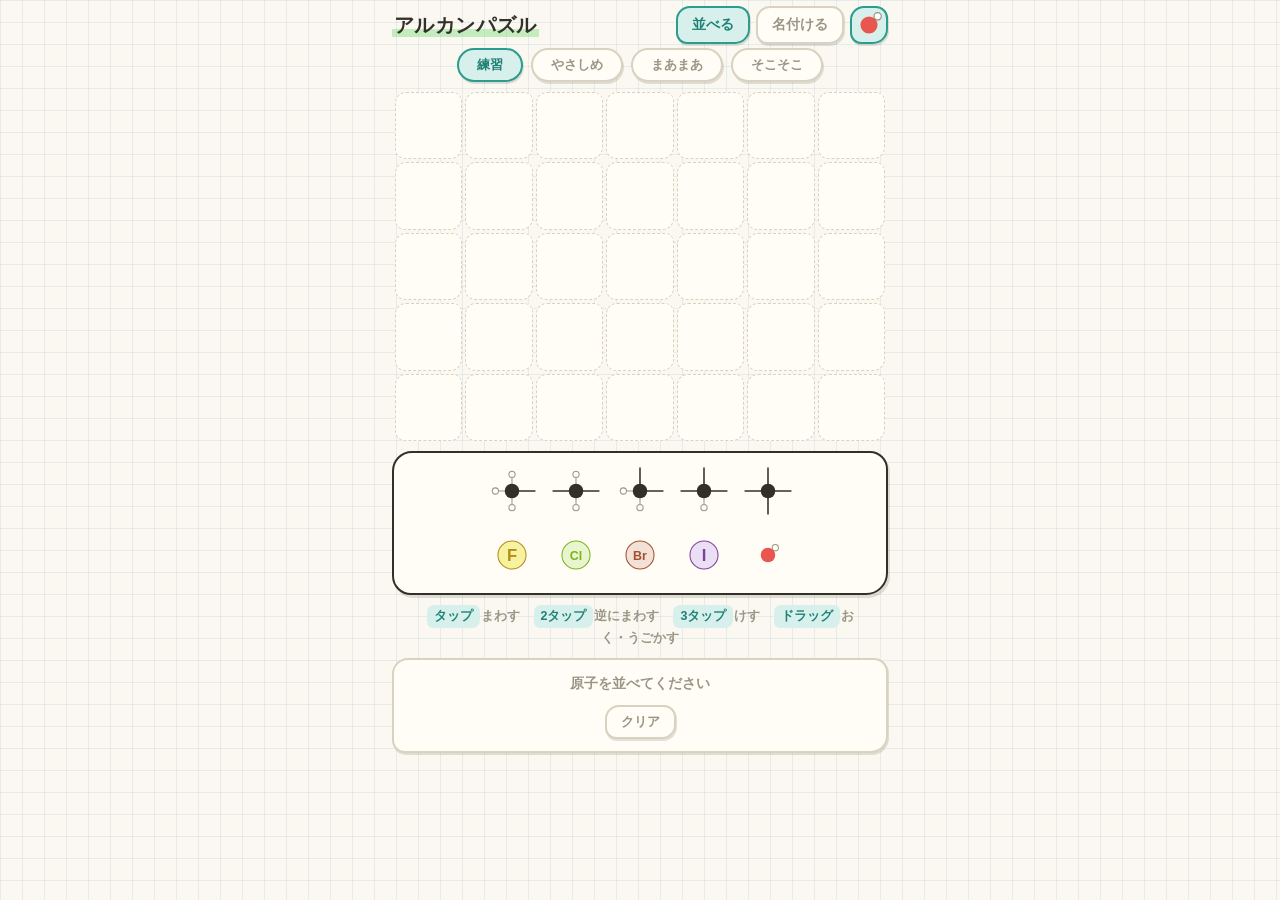
<file: beta-naming.html>
<!DOCTYPE html>
<html lang="ja">
<head>
<meta charset="UTF-8">
<meta name="viewport" content="width=device-width, initial-scale=1, maximum-scale=1, user-scalable=no">
<title>アルカンパズル</title>
<style>
  :root{
    /* ノート紙のトーン */
    --bg:#faf8f0;
    --paper:#fffdf6;
    --surface:#fffdf6;
    --grid-line:rgba(90,150,190,0.13);   /* 方眼罫の水色 */
    --border:#d8d3c0;
    --ink:#33302a;                        /* 手書きインク色 */
    --text:#33302a;
    --text-muted:#9a9585;
    --warning:#c9721a;
    --accent:#2a9d8f;
    --accent-ink:#1f8175;
    --accent-soft:#d7f0ec;
    --highlighter:rgba(120,220,120,0.42); /* 蛍光ペンの黄緑 */
    --shadow:rgba(60,55,40,0.14);
    --font-mono:'SFMono-Regular',Menlo,Consolas,monospace;
    --font-hand:'Hiragino Maru Gothic ProN','ヒラギノ丸ゴ ProN W4','Yu Gothic',YuGothic,'Rounded Mplus 1c',-apple-system,BlinkMacSystemFont,sans-serif;
    --cat-number-bg:#e3f0fb; --cat-number-border:#8fbfe4;
    --cat-multiplier-bg:#f1e8fb; --cat-multiplier-border:#c1a0e6;
    --cat-subname-bg:#e6f6ea; --cat-subname-border:#94cfa3;
    --cat-basename-bg:#fdf0e0; --cat-basename-border:#e8b877;
    color-scheme: light;
  }
  *{box-sizing:border-box;}
  body{
    margin:0;
    overflow-x:hidden;
    /* ダブルタップによる拡大縮小を抑止する(user-scalable=noはiOS Safariで無視されるため、
       touch-actionで明示する。グリッドのマス側は touch-action:none で別途上書きしている) */
    touch-action:manipulation;
    /* 方眼ノートの罫 + 生成りの紙 */
    background:
      linear-gradient(var(--grid-line) 1px, transparent 1px) 0 0/22px 22px,
      linear-gradient(90deg, var(--grid-line) 1px, transparent 1px) 0 0/22px 22px,
      var(--bg);
    color:var(--text);
    font-family:var(--font-hand);
    -webkit-tap-highlight-color:transparent;
    -webkit-user-select:none;
    user-select:none;
    -webkit-touch-callout:none;
  }
  #app{max-width:520px;margin:0 auto;padding:6px 12px 12px;}

  header{display:flex;align-items:center;justify-content:space-between;gap:8px;margin-bottom:4px;}
  header h1{
    font-size:20px;font-weight:800;margin:0;letter-spacing:.02em;
    color:var(--ink);
    /* 手書きの下線マーカー風 */
    background:linear-gradient(transparent 62%, var(--highlighter) 62%, var(--highlighter) 92%, transparent 92%);
    padding:0 2px;
  }
  #reset-btn{
    font-size:13px;font-family:var(--font-hand);font-weight:700;color:var(--text-muted);
    background:var(--surface);
    border:2px solid var(--border);border-radius:14px 12px 14px 11px;
    padding:6px 14px;box-shadow:1px 2px 0 var(--shadow);
    transition:transform .08s ease, box-shadow .08s ease;
  }
  #reset-btn:active{transform:translate(1px,2px);box-shadow:0 0 0 var(--shadow);}
  #reset-btn.disabled{opacity:.35;pointer-events:none;}
  .status #reset-btn{display:block;margin:10px auto 0;}

  /* ---- グリッド(方眼のマス) ---- */
  .grid{
    display:grid;grid-template-columns:repeat(7,minmax(0,1fr));gap:3px;
    width:min(94vw,490px);margin:0 auto 10px;touch-action:none;
  }
  .cell{
    position:relative;aspect-ratio:1;
    border:1.5px dashed var(--border);border-radius:11px 9px 12px 10px;
    background:var(--paper);
    touch-action:none;overflow:hidden;
    transition:border-color .12s ease;
  }
  .cell.filled{
    border-style:solid;border-width:1px;border-color:var(--border);cursor:pointer;
    box-shadow:none;
  }
  /* 非表示の列(アルカン並べ「そこそこ」の左右端): 背景の方眼罫がそのまま見えるようにする */
  .cell.hidden-col{border-color:transparent;background:transparent;pointer-events:none;}
  .rotor{width:100%;height:100%;transition:transform 220ms cubic-bezier(.34,1.7,.5,1);transform-origin:50% 50%;-webkit-user-drag:none;}

  /* ---- パレット ---- */
  .palette{
    display:flex;flex-direction:column;gap:6px;align-items:center;
    background:var(--surface);
    border:2.5px solid var(--ink);border-radius:20px 18px 22px 19px;
    padding:9px 10px;margin-bottom:10px;
    box-shadow:2px 3px 0 var(--shadow);
  }
  .palette-row{display:flex;gap:6px;justify-content:center;flex-wrap:wrap;}
  .palette-card{
    width:58px;text-align:center;padding:3px 2px;touch-action:none;cursor:grab;
    border-radius:12px;transition:transform .1s ease, background .1s ease;
  }
  .palette-card:active{transform:scale(.9) rotate(-3deg);background:var(--accent-soft);}
  .palette-card.selected{
    background:var(--accent-soft);outline:2.5px solid var(--accent);outline-offset:-1px;border-radius:12px;
  }
  .palette-card .icon{width:52px;height:52px;margin:0 auto;pointer-events:none;}
  .ghost{position:fixed;pointer-events:none;width:56px;height:56px;opacity:.9;z-index:999;filter:drop-shadow(2px 3px 2px var(--shadow));}

  /* ---- ヒント(手描きの付箋風) ---- */
  .hint{
    font-size:12.5px;color:var(--text-muted);text-align:center;
    margin:0 auto 8px;max-width:90%;font-weight:600;line-height:1.7;
  }
  .hint .keycap{
    display:inline-block;background:var(--accent-soft);color:var(--accent-ink);
    border-radius:7px 6px 8px 6px;padding:1px 7px;margin:0 1px;font-weight:800;
  }

  /* ---- ステータス(練習モード) ---- */
  .status{
    font-family:var(--font-hand);font-size:14px;color:var(--text-muted);
    background:var(--surface);
    border:2px solid var(--border);border-radius:16px 14px 17px 13px;
    padding:12px 14px;line-height:1.7;white-space:pre-wrap;text-align:center;font-weight:600;
    box-shadow:1px 2px 0 var(--shadow);
  }
  .status .name{color:var(--accent-ink);font-size:20px;font-weight:800;font-family:inherit;display:inline-block;margin-top:2px;}
  .common-name{font-size:.72em;color:var(--text-muted);font-weight:700;white-space:nowrap;}
  .status button, .objective button, .wordbank button{font-family:var(--font-hand);}
  .status button{
    margin-top:8px;font-size:14px;font-weight:800;padding:7px 18px;
    border-radius:14px 12px 15px 11px;border:2.5px solid var(--accent);
    background:var(--accent-soft);color:var(--accent-ink);box-shadow:1px 2px 0 var(--shadow);
    transition:transform .08s ease, box-shadow .08s ease;
  }
  .status button:active{transform:translate(1px,2px);box-shadow:0 0 0 var(--shadow);}

  /* ---- モードタブ ---- */
  .mode-controls{display:flex;align-items:stretch;gap:6px;flex-shrink:0;}
  .mode-tabs{display:flex;align-items:stretch;gap:6px;flex-shrink:0;}
  .mode-tab{
    font-size:14px;font-weight:700;padding:6px 14px;
    border-radius:14px 12px 15px 11px;border:2.5px solid var(--border);
    background:var(--surface);color:var(--text-muted);
    box-shadow:1px 2px 0 var(--shadow);
    transition:transform .08s ease, box-shadow .08s ease;
  }
  .mode-tab:active{transform:translate(1px,2px);box-shadow:0 0 0 var(--shadow);}
  .mode-tab.active{
    border-color:var(--accent);color:var(--accent-ink);font-weight:800;
    background:var(--accent-soft);
  }
  @media (max-width:380px){
    /* 狭い画面ではタイトルを省き、モード切替を1行に保つ */
    header{flex-wrap:nowrap;}
    header h1{display:none;}
    .mode-controls{margin-left:auto;}
  }

  /* ---- 難易度タブ ---- */
  .diff-tabs{display:flex;gap:8px;margin-bottom:8px;justify-content:center;}
  .diff-tab{
    font-size:13px;font-weight:700;padding:6px 18px;
    border-radius:999px;border:2.5px solid var(--border);
    background:var(--surface);color:var(--text-muted);
    box-shadow:1px 2px 0 var(--shadow);transition:transform .08s ease, box-shadow .08s ease;
  }
  .diff-tab:active{transform:translate(1px,2px);box-shadow:0 0 0 var(--shadow);}
  .diff-tab.active{border-color:var(--accent);color:var(--accent-ink);background:var(--accent-soft);font-weight:800;}
  /* 命名ルールは幅が足りない画面だけ ? ボタンにして、難易度タブの横並びを保つ */
  @media (max-width:430px){
    header h1{font-size:16px;}
    .diff-tab{padding-inline:10px;}
    #naming-rules-btn{flex:0 0 32px;width:32px;height:32px;padding:0;box-sizing:border-box;font-size:0;}
    #naming-rules-btn::before{content:'?';font-size:18px;line-height:1;}
  }
  .rules-content{font-family:var(--font-hand);}
  .rules-section{margin-bottom:16px;}
  .rules-section:last-child{margin-bottom:0;}
  .rules-section h3{font-size:15px;font-weight:800;color:var(--accent-ink);margin:0 0 6px;}
  .rules-section p{font-size:13.5px;line-height:1.7;color:var(--text);margin:0 0 6px;}
  .rules-section ul, .rules-section ol{margin:4px 0;padding-left:20px;font-size:13.5px;line-height:1.7;color:var(--text);}
  .rules-section li{margin-bottom:4px;}
  .rules-subhead{
    font-size:14px;font-weight:800;color:var(--ink);
    margin:14px 0 6px !important;padding-top:8px;border-top:1px dashed var(--border);
  }
  .rules-section .rules-subhead:first-of-type{border-top:none;padding-top:0;margin-top:4px !important;}
  .rules-order{
    font-family:var(--font-mono);font-size:12px;background:var(--bg);
    border:1px dashed var(--border);border-radius:8px;padding:8px 10px;
    color:var(--accent-ink);font-weight:700;line-height:1.6;
  }
  .rules-caption{
    text-align:center;font-weight:800;color:var(--accent-ink);font-size:13px;
    margin:2px 0 8px !important;
  }
  .rules-example{
    background:var(--bg);border:2px dashed var(--border);border-radius:10px 8px 11px 9px;
    padding:8px 12px;margin-bottom:8px;
  }
  .rules-example strong{font-size:14px;color:var(--accent-ink);}
  .rules-example p{margin:4px 0 0;font-size:13px;}
  .rule-diagram{
    display:grid;gap:2px;margin:10px auto;width:fit-content;
  }
  .rule-diagram-cell{
    width:36px;height:36px;
    border:1px dashed var(--border);border-radius:6px;background:var(--paper);
  }
  .rule-diagram-cell.filled{border-style:solid;}
  .rule-diagram-rotor{width:100%;height:100%;transform-origin:50% 50%;}
  .rule-diagram-cell svg{width:100%;height:100%;display:block;}

  /* ---- お題カード(アルカン並べ) ---- */
  .objective{
    position:relative;background:var(--surface);
    border:2.5px solid var(--accent);border-radius:18px 15px 19px 16px;
    padding:10px 12px;margin-bottom:10px;font-size:15px;text-align:center;line-height:1.6;font-weight:700;
    box-shadow:2px 3px 0 var(--shadow);
  }
  .objective .name{font-size:22px;font-weight:800;color:var(--accent-ink);display:inline-block;}
  .objective button{
    margin-top:8px;font-size:14px;font-weight:800;padding:7px 18px;
    border-radius:14px 12px 15px 11px;border:2.5px solid var(--accent);
    background:var(--accent);color:#fff;box-shadow:1px 2px 0 var(--shadow);
    transition:transform .08s ease, box-shadow .08s ease;
  }
  .objective button:active{transform:translate(1px,2px);box-shadow:0 0 0 var(--shadow);}
  .objective button.secondary{background:var(--surface);color:var(--text-muted);border-color:var(--border);}
  .objective-actions{display:flex;gap:8px;justify-content:center;margin-top:10px;}
  .objective-actions button{margin-top:0;}
  /* 不正解表示: お題テキストを左、次の問題へボタンを枠の右側に配置する */
  .objective-row{display:flex;align-items:center;justify-content:space-between;gap:10px;text-align:left;}
  .objective-row button{margin-top:0;flex-shrink:0;}
  .objective.success{background:var(--accent);border-color:var(--accent-ink);}
  .objective.success, .objective.success .name{color:#fff;}
  .objective.success button{background:#fff;color:var(--accent-ink);border-color:#fff;}

  /* 正解/不正解スタンプ(手描きSVGがドン、と現れる) */
  .stamp{
    position:absolute;top:50%;left:50%;
    width:130px;height:130px;
    pointer-events:none;z-index:5;
    transform:translate(-50%,-50%) rotate(-9deg) scale(0);
    animation:stamp-in .5s cubic-bezier(.2,1.5,.4,1) forwards;
    filter:drop-shadow(1px 2px 1px rgba(200,60,40,0.18));
  }
  .stamp svg{width:100%;height:100%;display:block;}
  /* 正解スタンプは付近タップで次の問題へ進めるようにする */
  .stamp.tappable{pointer-events:auto;cursor:pointer;}
  .stamp.tappable::after{
    content:'タップで次へ';
    position:absolute;left:50%;bottom:-22px;transform:translateX(-50%);
    font-size:11px;font-weight:700;color:var(--text-muted);white-space:nowrap;
    animation:hint-fade-in .4s ease .5s both;
  }
  @keyframes hint-fade-in{from{opacity:0;}to{opacity:.9;}}
  @keyframes stamp-in{
    0%{transform:translate(-50%,-50%) rotate(-9deg) scale(2.3);opacity:0;}
    55%{transform:translate(-50%,-50%) rotate(-9deg) scale(.86);opacity:1;}
    100%{transform:translate(-50%,-50%) rotate(-9deg) scale(1);opacity:1;}
  }
  @keyframes pop{0%{transform:scale(1);}40%{transform:scale(1.06);}100%{transform:scale(1);}}
  .pop{animation:pop .35s ease;}
  @media (prefers-reduced-motion: reduce){
    .stamp{animation:none;transform:translate(-50%,-50%) rotate(-9deg) scale(1);}
    .stamp.tappable::after{animation:none;opacity:.9;}
    .pop{animation:none;}
    .rotor{transition:none;}
  }

  /* ---- 単語バンク(アルカン名前) ---- */
  .wordbank{
    background:var(--surface);
    border:2.5px solid var(--ink);border-radius:20px 18px 21px 19px;
    padding:14px;margin-top:4px;box-shadow:2px 3px 0 var(--shadow);
  }
  .wordbank .preview{
    position:relative;overflow:hidden;
    font-size:18px;font-weight:800;height:44px;overflow-y:auto;text-align:center;
    margin-bottom:8px;padding:6px 10px;
    background:var(--bg);border:2px dashed var(--border);border-radius:12px 10px 13px 11px;
    color:var(--text-muted);line-height:1.5;
  }
  /* 回答確定後(結果表示中)は高さを固定せず、正解スタンプがはみ出して見えるようにする */
  .wordbank .preview.result{height:auto;min-height:44px;overflow:visible;padding-right:104px;}
  .wordbank .preview .name{color:var(--accent-ink);}
  .wordbank .preview.editing{display:flex;align-content:center;align-items:center;flex-wrap:wrap;gap:3px;text-align:left;touch-action:none;}
  /* 入力チップも語群のボタンと同じ寸法・色にして、パーツをそのまま並べ替える感覚にする */
  .answer-chip{display:inline-flex;align-items:center;font-size:14px;font-weight:700;padding:3px 7px;border:2px solid var(--border);border-radius:10px 8px 11px 9px;background:var(--surface);box-shadow:1px 2px 0 var(--shadow);cursor:grab;touch-action:none;}
  .answer-chip.cat-number{background:var(--cat-number-bg);border-color:var(--cat-number-border);}
  .answer-chip.cat-multiplier{background:var(--cat-multiplier-bg);border-color:var(--cat-multiplier-border);padding-inline:3px;}
  .answer-chip.cat-subname{background:var(--cat-subname-bg);border-color:var(--cat-subname-border);padding-inline:3px;}
  .answer-chip.cat-basename{background:var(--cat-basename-bg);border-color:var(--cat-basename-border);padding-inline:3px;}
  .answer-chip.special-affix{background:#f5e6e8;border-color:#d7a7ad;}
  .answer-chip:active{cursor:grabbing;}
  .answer-chip-drag-origin{opacity:.3;filter:saturate(.2) grayscale(.4) brightness(1.06);box-shadow:none;border-style:dashed;}
  .answer-chip-dragging{position:fixed;z-index:1000;pointer-events:none;opacity:.92;transform:translate(-50%,-50%) rotate(-3deg) scale(1.08);box-shadow:2px 4px 0 var(--shadow);}
  .answer-insert-marker{width:3px;height:31px;background:var(--accent);border-radius:3px;box-shadow:0 0 0 1px var(--accent-ink);}
  .answer-trash{display:none;position:absolute;right:7px;top:7px;padding:2px 6px;border-radius:8px;background:#f8d9d7;color:#a83d36;border:1.5px solid #d36b63;font-size:14px;line-height:1;}
  .wordbank .preview.delete-armed .answer-trash{display:block;}
  .wordbank .preview button{
    margin-top:10px;font-size:14px;font-weight:800;padding:8px 20px;
    border-radius:14px 12px 15px 11px;border:2.5px solid var(--accent-ink);
    background:var(--accent);color:#fff;box-shadow:1px 2px 0 var(--shadow);
  }
  .answer-actions{display:flex;gap:8px;justify-content:center;margin-top:10px;}
  .answer-actions button{margin-top:0;}
  .answer-actions button.secondary{
    background:var(--surface);color:var(--accent-ink);border-color:var(--border);
  }
  .wordbank .row{display:flex;gap:5px;flex-wrap:wrap;justify-content:center;margin-bottom:6px;}
  .wordbank button{
    font-size:14px;font-weight:700;padding:3px 7px;
    border-radius:10px 8px 11px 9px;border:2px solid var(--border);
    background:var(--surface);color:var(--text);
    box-shadow:1px 2px 0 var(--shadow);transition:transform .07s ease, box-shadow .07s ease;
  }
  .wordbank button:active{transform:translate(1px,2px);box-shadow:0 0 0 var(--shadow);}
  .wordbank button.secondary{color:var(--text-muted);}
  .wordbank button.primary{background:var(--accent);color:#fff;border-color:var(--accent-ink);font-weight:800;}
  .wordbank .row.cat-number button{background:var(--cat-number-bg);border-color:var(--cat-number-border);}
  .wordbank .row.cat-multiplier button{background:var(--cat-multiplier-bg);border-color:var(--cat-multiplier-border);}
  .wordbank .row.cat-subname button{background:var(--cat-subname-bg);border-color:var(--cat-subname-border);}
  .wordbank .row.cat-basename button{background:var(--cat-basename-bg);border-color:var(--cat-basename-border);}
  /* 数字以外は縦の押しやすさを保ったまま、横だけ少しコンパクトにする */
  .wordbank .row.cat-multiplier button,
  .wordbank .row.cat-subname button,
  .wordbank .row.cat-basename button{padding-inline:3px;}
  .wordbank .row.cat-multiplier,
  .wordbank .row.cat-subname,
  .wordbank .row.cat-basename{gap:4px;}
  /* シクロとオールは、主鎖名と同程度に淡いローズベージュで共通表示する */
  .wordbank .row.cat-basename button.special-affix{background:#f5e6e8;border-color:#d7a7ad;}
  .wordbank .row:not(.control-row) button{cursor:grab;touch-action:none;}
  .wordbank.answered .row button{opacity:.4;pointer-events:none;}
  .wordbank .control-row{margin-top:0;margin-bottom:12px;gap:8px;}
  .wordbank .control-row button{padding:7px 16px;}

  /* 解答欄では文字が隠れないよう、スタンプを右寄せ・少し小さめにする */
  .stamp.stamp-side{
    left:auto;right:6px;top:50%;width:96px;height:96px;
    transform:translate(0,-50%) rotate(-9deg) scale(0);
    animation:stamp-in-side .5s cubic-bezier(.2,1.5,.4,1) forwards;
  }
  .stamp.stamp-side.tappable::after{left:50%;bottom:-18px;transform:translateX(-50%);}
  @keyframes stamp-in-side{
    0%{transform:translate(0,-50%) rotate(-9deg) scale(2.3);opacity:0;}
    55%{transform:translate(0,-50%) rotate(-9deg) scale(.86);opacity:1;}
    100%{transform:translate(0,-50%) rotate(-9deg) scale(1);opacity:1;}
  }
  .retry-hint{font-size:13px;font-weight:700;color:var(--accent-ink);}
  @media (prefers-reduced-motion: reduce){
    .stamp.stamp-side{animation:none;transform:translate(0,-50%) rotate(-9deg) scale(1);}
  }

  /* ---- 難易度設定(管理者向け・?admin=1のときだけ表示) ---- */
  .diff-tabs-row{display:flex;align-items:center;gap:8px;margin-bottom:10px;}
  .diff-tabs-row .diff-tabs{flex:1;margin-bottom:0;}
  .hydroxyl-toggle{
    flex:0 0 38px;align-self:stretch;width:38px;height:auto;padding:0;box-sizing:border-box;display:inline-flex;align-items:center;justify-content:center;overflow:hidden;
    border-radius:14px 12px 15px 11px;border:2.5px solid var(--border);background:var(--surface);box-shadow:1px 2px 0 var(--shadow);
    transition:transform .08s ease, box-shadow .08s ease;
  }
  .hydroxyl-toggle svg{width:100%;height:100%;display:block;transform:scale(1.8);transform-origin:center;}
  .hydroxyl-toggle.active{border-color:var(--accent);background:var(--accent-soft);}
  .hydroxyl-toggle:active:not(:disabled){transform:translate(1px,2px);box-shadow:0 0 0 var(--shadow);}
  .hydroxyl-toggle:disabled{cursor:default;opacity:1;}
  .gear-btn{
    flex-shrink:0;width:38px;height:38px;padding:0;box-sizing:border-box;line-height:1;display:inline-flex;align-items:center;justify-content:center;
    border-radius:50%;border:2px solid var(--border);background:var(--surface);color:var(--text-muted);
    box-shadow:1px 2px 0 var(--shadow);transition:transform .08s ease, box-shadow .08s ease;
  }
  .gear-icon{width:32px;height:32px;flex:none;stroke:currentColor;stroke-width:2;stroke-linecap:round;stroke-linejoin:round;fill:none;}
  .gear-btn:active{transform:translate(1px,2px) rotate(20deg);box-shadow:0 0 0 var(--shadow);}

  .modal-overlay{
    position:fixed;inset:0;background:rgba(40,36,26,0.45);
    display:flex;align-items:flex-end;justify-content:center;z-index:100;
  }
  .modal-box{
    width:100%;max-width:480px;max-height:88vh;overflow-y:auto;
    background:var(--paper);border-radius:22px 22px 0 0;
    border:2.5px solid var(--ink);border-bottom:none;
    padding:18px 18px 24px;box-shadow:0 -4px 0 var(--shadow);
    font-family:var(--font-hand);
  }
  @media (min-width:560px){
    .modal-overlay{align-items:center;}
    .modal-box{border-radius:20px;border-bottom:2.5px solid var(--ink);box-shadow:2px 4px 0 var(--shadow);}
  }
  .modal-header{display:flex;align-items:center;justify-content:space-between;margin-bottom:10px;}
  .modal-header h2{font-size:18px;font-weight:800;margin:0;color:var(--ink);}
  .modal-close{
    width:32px;height:32px;font-size:18px;border-radius:50%;
    border:2px solid var(--border);background:var(--surface);color:var(--text-muted);
  }
  .modal-game-tabs, .modal-tier-tabs{display:flex;gap:6px;margin-bottom:10px;}
  .modal-game-tabs button, .modal-tier-tabs button{
    flex:1;font-size:13px;font-weight:700;padding:8px 4px;
    border-radius:12px 10px 13px 11px;border:2px solid var(--border);
    background:var(--surface);color:var(--text-muted);
  }
  .modal-game-tabs button.active, .modal-tier-tabs button.active{
    border-color:var(--accent);color:var(--accent-ink);background:var(--accent-soft);font-weight:800;
  }
  .settings-row{
    display:flex;align-items:center;justify-content:space-between;gap:10px;
    padding:10px 2px;border-bottom:1px dashed var(--border);
  }
  .settings-row:last-of-type{border-bottom:none;}
  .settings-label{font-size:14px;font-weight:700;color:var(--text);}
  .stepper, .stepper-range{display:flex;align-items:center;gap:6px;flex-shrink:0;}
  .stepper button{
    width:28px;height:28px;font-size:16px;font-weight:800;line-height:1;
    border-radius:8px;border:2px solid var(--border);background:var(--surface);color:var(--accent-ink);
  }
  .stepper button:active{transform:translate(1px,1px);}
  .stepper-value{min-width:22px;text-align:center;font-size:15px;font-weight:800;color:var(--ink);}
  .stepper-tilde{color:var(--text-muted);font-size:13px;}
  .ring-checkboxes{display:flex;gap:10px;}
  .ring-checkbox{display:flex;align-items:center;gap:3px;font-size:13px;font-weight:700;color:var(--text);}
  .ring-checkbox input{width:16px;height:16px;accent-color:var(--accent);}
  .settings-toggle{
    font-size:13px;font-weight:800;padding:6px 16px;border-radius:999px;
    border:2px solid var(--border);background:var(--surface);color:var(--text-muted);
  }
  .settings-toggle.on{border-color:var(--accent);color:#fff;background:var(--accent);}
  .settings-warning{
    margin-top:10px;padding:10px 12px;font-size:12.5px;font-weight:700;line-height:1.6;
    color:#a6480f;background:#fdf0dd;border:2px dashed var(--warning);border-radius:10px 8px 11px 9px;
  }
  .modal-actions{display:flex;gap:8px;margin-top:14px;}
  .modal-actions button{
    flex:1;font-size:13px;font-weight:700;padding:9px 6px;
    border-radius:12px 10px 13px 11px;border:2px solid var(--border);
    background:var(--surface);color:var(--text-muted);
  }
  #settings-export-btn{border-color:var(--accent);color:var(--accent-ink);}
  .settings-export-area{
    width:100%;height:120px;margin-top:10px;font-family:var(--font-mono);font-size:11px;
    border:2px dashed var(--border);border-radius:10px;padding:8px;box-sizing:border-box;
    background:var(--bg);color:var(--text);
  }
</style>
</head>
<body>
<div id="app">
  <header>
    <h1>アルカンパズル</h1>
    <div class="mode-controls">
      <div class="mode-tabs" id="mode-tabs">
        <button class="mode-tab active" data-mode="game1">並べる</button>
        <button class="mode-tab" data-mode="game2">名付ける</button>
      </div>
      <button id="hydroxyl-toggle" class="hydroxyl-toggle" type="button" aria-pressed="true" title="ヒドロキシ基を出題数に含める" aria-label="ヒドロキシ基を出題数に含める"></button>
    </div>
  </header>
  <div class="diff-tabs-row">
    <div class="diff-tabs" id="diff-tabs">
      <button class="diff-tab active" data-diff="practice">練習</button>
      <button class="diff-tab" data-diff="easy">やさしめ</button>
      <button class="diff-tab" data-diff="medium">まあまあ</button>
      <button class="diff-tab" data-diff="hard">そこそこ</button>
      <button id="naming-rules-btn" class="diff-tab" style="display:none;" type="button" title="命名ルール" aria-label="命名ルール">命名ルール</button>
    </div>
    <button id="settings-gear" class="gear-btn" style="display:none;" type="button" title="難易度設定" aria-label="難易度設定">
      <svg class="gear-icon" viewBox="0 0 24 24" aria-hidden="true">
        <circle cx="12" cy="12" r="3.5"></circle>
        <path d="M12 3.5v2M12 18.5v2M20.5 12h-2M5.5 12h-2M18.01 5.99 16.6 7.4M7.4 16.6 5.99 18.01M18.01 18.01 16.6 16.6M7.4 7.4 5.99 5.99"></path>
      </svg>
    </button>
  </div>
  <div class="objective" id="objective" style="display:none;"></div>
  <div class="grid" id="grid"></div>
  <div class="palette" id="palette"></div>
  <p class="hint" id="hint"><span class="keycap">タップ</span>まわす　<span class="keycap">2タップ</span>逆にまわす　<span class="keycap">3タップ</span>けす　<span class="keycap">ドラッグ</span>おく・うごかす</p>
  <div class="status" id="status">原子を並べてください</div>
  <div class="wordbank" id="wordbank" style="display:none;"></div>
</div>

<div class="modal-overlay" id="settings-modal" style="display:none;">
  <div class="modal-box">
    <div class="modal-header">
      <h2>難易度設定</h2>
      <button id="settings-close" class="modal-close" type="button">×</button>
    </div>
    <div class="modal-game-tabs" id="modal-game-tabs">
      <button class="modal-game-tab active" data-game="game1">並べる</button>
      <button class="modal-game-tab" data-game="game2">名付ける</button>
    </div>
    <div class="modal-tier-tabs" id="modal-tier-tabs">
      <button class="modal-tier-tab active" data-tier="easy">やさしめ</button>
      <button class="modal-tier-tab" data-tier="medium">まあまあ</button>
      <button class="modal-tier-tab" data-tier="hard">そこそこ</button>
    </div>
    <div id="settings-form"></div>
    <div id="settings-warning" class="settings-warning" style="display:none;"></div>
    <div class="modal-actions">
      <button id="settings-export-btn" type="button">コードとして書き出す</button>
      <button id="settings-reset-btn" type="button">既定値に戻す</button>
    </div>
    <textarea id="settings-export-area" class="settings-export-area" style="display:none;" readonly spellcheck="false"></textarea>
  </div>
</div>

<div class="modal-overlay" id="rules-modal" style="display:none;">
  <div class="modal-box">
    <div class="modal-header">
      <h2>置換基・アルコールの命名法</h2>
      <button id="rules-close" class="modal-close" type="button">×</button>
    </div>
    <div class="rules-content">
      <section class="rules-section">
        <h3>全体の流れ</h3>
        <ol>
          <li>OHがあるときは、OHを最も多く含む主鎖または環を決める</li>
          <li>置換基に位置番号をつける</li>
          <li>決まった順番（アルファベット順）で名前を書く</li>
        </ol>
      </section>

      <section class="rules-section">
        <h3>アルコール（OH）があるとき</h3>
        <ul>
          <li>OHの位置番号を最も小さくする。立体異性は扱わない。</li>
          <li>1個なら「オール」：メタノール、エタノール、1-プロパノール、シクロヘキサノール</li>
          <li>2個以上なら既存の数詞を使う：1,2-エタンジオール、1,2-シクロヘキサンジオール</li>
          <li>同じ炭素にOHを2個付けるジェミナルジオールは出題しない。</li>
        </ul>
      </section>

      <section class="rules-section">
        <h3>慣用名とIUPAC名（参考）</h3>
        <ul>
          <li>エチレングリコール：ethane-1,2-diol</li>
          <li>グリセリン：propane-1,2,3-triol</li>
          <li>エリスリトール：butane-1,2,3,4-tetrol</li>
          <li>キシリトール：pentane-1,2,3,4,5-pentol</li>
        </ul>
        <p>立体異性は扱わないため、立体配置の表記は省略している。</p>
      </section>

      <section class="rules-section">
        <h3>位置番号の決め方</h3>

        <p class="rules-subhead">(a) 位置番号の組み合わせは最小になる方を選ぶ</p>
        <ul>
          <li>主鎖には両端があり、番号のつけ方は複数候補がある</li>
          <li>各候補の位置番号を順に並べ、先頭から順に比較し、<strong>最初に違いが出たところ</strong>で判定</li>
        </ul>

        <p class="rules-caption">5-ブロモ-2-クロロ-2-フルオロ-1-ヨード-4-メチルペンタン</p>
        <div class="rule-diagram" id="diagram-rulea"></div>
        <ul>
          <li>左から：{1,2,<strong>2</strong>,4,5}／右から：{1,2,<strong>4</strong>,4,5}</li>
          <li>1〜2個目は同点、3個目で 2 &lt; 4 → 「左から」が正しい</li>
        </ul>

        <p class="rules-subhead">(b) 環の場合も考え方は同じ</p>
        <ul>
          <li>環には時計回り・反時計回りの2方向があり、(a)と同様に両方の位置番号の組み合わせを作って比較する</li>
          <li>置換基が1つだけの場合、位置番号は不要（例：メチルシクロヘキサン）</li>
        </ul>

        <p class="rules-subhead">(c) (a)(b)で比較しても同点なら、アルファベット順で先の置換基に小さい番号</p>
        <p class="rules-order">bromo &lt; chloro &lt; ethyl &lt; fluoro &lt; iodo &lt; methyl</p>
        <p>（英語のつづり順。五十音順ではない）</p>

        <p class="rules-subhead">（コツ）判断に悩んだら</p>
        <p><strong>(d) 環状構造で、1つの炭素に置換基が2つある「二置換炭素」があれば、そこが1番の最有力候補</strong></p>
        <ul>
          <li>二置換炭素を1番にすると、他のどの位置から始めるより位置番号の組み合わせが小さくなりやすい</li>
          <li>該当する炭素があれば、まずそこを1番候補として検討する</li>
        </ul>
      </section>

      <section class="rules-section">
        <h3>名前を書く順番</h3>
        <ul>
          <li>位置番号の大小や、(c)のような同点判定の有無にかかわらず、置換基名は常にアルファベット順に並べて書く</li>
        </ul>
      </section>

      <section class="rules-section">
        <h3>具体例</h3>

        <div class="rules-example">
          <strong>例1：基本パターン</strong>
          <div class="rule-diagram" id="diagram-ex1"></div>
          <p>✅ 2-クロロ-3-メチルペンタン<br>❌ 4-クロロ-3-メチルペンタン</p>
          <ul>
            <li>炭素5個の鎖にクロロ・メチル。左から{2,3}、右から{3,4}</li>
            <li>1個目で 2&lt;3 → 左からが正解</li>
          </ul>
        </div>

        <div class="rules-example">
          <strong>例2：2個目まで比べて決まる</strong>
          <div class="rule-diagram" id="diagram-ex2"></div>
          <p>✅ 6-ブロモ-2-クロロ-3-メチルヘプタン<br>❌ 2-ブロモ-6-クロロ-5-メチルヘプタン</p>
          <ul>
            <li>炭素7個の鎖にブロモ・クロロ・メチル。左から{2,3,6}、右から{2,5,6}</li>
            <li>1個目は同点（2）、2個目で 3&lt;5 → 左からが正解</li>
            <li>「1個目が同じだから以降は不問」は誤り</li>
          </ul>
        </div>

        <div class="rules-example">
          <strong>例3：環＋真の同点（アルファベット順で決着）</strong>
          <div class="rule-diagram" id="diagram-ex3"></div>
          <p>✅ 1-エチル-2-フルオロシクロヘキサン<br>❌ 2-エチル-1-フルオロシクロヘキサン</p>
          <ul>
            <li>炭素6個の環にエチル・フルオロが隣接。両方向とも{1,2}で完全に同点</li>
            <li>ethyl(e) &lt; fluoro(f) → エチルに小さい番号1を与える</li>
          </ul>
        </div>

        <div class="rules-example">
          <strong>例4：二置換炭素が1位の最有力候補</strong>
          <div class="rule-diagram" id="diagram-ex4"></div>
          <p>✅ 2,6-ジブロモ-1-ヨード-1,3-ジメチルシクロヘキサン</p>
          <ul>
            <li>炭素6個の環にブロモ×2・ヨード×1・メチル×2</li>
            <li>ヨードとメチルが同じ炭素につく箇所を1位とする</li>
            <li>あとは時計回り・反時計回りで位置番号が小さくなる方を選ぶ</li>
          </ul>
        </div>

        <div class="rules-example">
          <strong>例5：OHを優先してから、側鎖の番号を比べる</strong>
          <div class="rule-diagram" id="diagram-ex5"></div>
          <p>✅ 2,2,8-トリブロモ-7-メチル-1,4-シクロオクタンジオール</p>
          <ul>
            <li>まずOHの位置番号が最小になるようにして、1,4-ジオールを選ぶ</li>
            <li>残る二方向では、側鎖の番号列 {2,2,7,8} と {3,3,5,6} を比べる</li>
            <li>最初に違う 2 &lt; 3 により、ブロモを 2,2,8、メチルを7番にする</li>
          </ul>
        </div>
      </section>
    </div>
  </div>
</div>

<script>
(function(){
  'use strict';

  // ============================================================
  // 定数・方向ユーティリティ
  // ============================================================
  const ROWS = 5, COLS = 7;
  const DIR_ORDER = ['N', 'E', 'S', 'W'];
  const OPPOSITE = { N: 'S', S: 'N', E: 'W', W: 'E' };
  const DELTA = { N: [-1, 0], S: [1, 0], E: [0, 1], W: [0, -1] }; // [drow, dcol]
  const VEC = { N: [0, -1], S: [0, 1], E: [1, 0], W: [-1, 0] };   // SVG上の[dx, dy]

  const PANEL_ARM_TABLE = { 1: ['E'], 2: ['N', 'S'], 3: ['N', 'E'], 4: ['N', 'W', 'E'], 5: ['N', 'E', 'S', 'W'] };
  const PANEL_LABELS = { 1: '末端', 2: '直線', 3: 'かど', 4: '分岐', 5: '四級' };
  // 練習モードでは主鎖を炭素35(ペンタトリアコンタン)まで組めるようにするため、35まで用意する。
  // 21以降は「1の位+10の位語幹」の組み合わせ方式に変わるため、個別の綴りを列挙している。
  const CHAIN_NAMES = [
    '', 'メタン', 'エタン', 'プロパン', 'ブタン', 'ペンタン', 'ヘキサン', 'ヘプタン', 'オクタン', 'ノナン', 'デカン',
    'ウンデカン', 'ドデカン', 'トリデカン', 'テトラデカン', 'ペンタデカン', 'ヘキサデカン', 'ヘプタデカン', 'オクタデカン', 'ノナデカン', 'イコサン',
    'ヘンイコサン', 'ドコサン', 'トリコサン', 'テトラコサン', 'ペンタコサン', 'ヘキサコサン', 'ヘプタコサン', 'オクタコサン', 'ノナコサン', 'トリアコンタン',
    'ヘントリアコンタン', 'ドトリアコンタン', 'トリトリアコンタン', 'テトラトリアコンタン', 'ペンタトリアコンタン',
  ];
  const SUBSTITUENT_NAME_BY_LENGTH = { 1: 'メチル', 2: 'エチル' };
  // アルファベット順(bromo, chloro, ethyl, fluoro, iodo, methyl)。日本語の五十音順ではない点に注意。
  const SUBSTITUENT_ORDER = { 'ブロモ': 0, 'クロロ': 1, 'エチル': 2, 'フルオロ': 3, 'ヨード': 4, 'メチル': 5 };
  // index = 同じ置換基の個数。同一置換基を20個まで置いても倍数接頭語が付けられるようにする。
  const MULTIPLIER_PREFIX = [
    '', '', 'ジ', 'トリ', 'テトラ', 'ペンタ', 'ヘキサ', 'ヘプタ', 'オクタ', 'ノナ', 'デカ',
    'ウンデカ', 'ドデカ', 'トリデカ', 'テトラデカ', 'ペンタデカ', 'ヘキサデカ', 'ヘプタデカ', 'オクタデカ', 'ノナデカ', 'イコサ',
  ];
  // ハロゲン(F/Cl/Br/I): 一価の原子なので必ず1マス・末端(type1相当)になる
  const HALOGEN_INFO = {
    F: { name: 'フルオロ', stroke: '#B08D1A', fill: '#F7F2A0' },
    Cl: { name: 'クロロ', stroke: '#7CB518', fill: '#E8F5D0' },
    Br: { name: 'ブロモ', stroke: '#A0522D', fill: '#F3E0D6' },
    I: { name: 'ヨード', stroke: '#7B4397', fill: '#EBDFF5' },
  };
  const HYDROXYL_ELEMENT = 'OH';
  const HYDROXYL_FILL = '#E8564F';
  const HALOGEN_ELEMENT_BY_NAME = { 'フルオロ': 'F', 'クロロ': 'Cl', 'ブロモ': 'Br', 'ヨード': 'I' };
  // 出題(生成)で使う置換基の種類プール。長さはエチルのみ2、それ以外は1。
  const SUBSTITUENT_SPECIES = ['メチル', 'エチル', 'フルオロ', 'クロロ', 'ブロモ', 'ヨード'];
  const SUBSTITUENT_LENGTH = { 'メチル': 1, 'エチル': 2, 'フルオロ': 1, 'クロロ': 1, 'ブロモ': 1, 'ヨード': 1, [HYDROXYL_ELEMENT]: 1 };
  // 環は原子1個分の余白しか確保していないため、エチル(2マス必要)は対象外にする
  const RING_SUBSTITUENT_SPECIES = ['メチル', 'フルオロ', 'クロロ', 'ブロモ', 'ヨード'];

  function rotateCW(dir, times) {
    const i = DIR_ORDER.indexOf(dir);
    return DIR_ORDER[((i + times) % 4 + 4) % 4];
  }
  function getActiveDirections(panel) {
    const base = PANEL_ARM_TABLE[panel.type];
    const steps = (panel.rotation / 90) % 4;
    return new Set(base.map((d) => rotateCW(d, steps)));
  }
  function isHalogenPanel(panel) {
    return !!panel && !!panel.element && panel.element !== 'C';
  }
  // 炭素側から「このマスへ向かって」手を伸ばしている隣接方向の一覧を返す。
  // (隣が炭素で、その炭素の手がこちら側=OPPOSITE[dir]を向いているとき、その方向を含める)
  function incomingCarbonDirections(grid, r, c) {
    const dirs = [];
    for (const dir of DIR_ORDER) {
      const [dr, dc] = DELTA[dir];
      const nr = r + dr, nc = c + dc;
      if (nr < 0 || nr >= ROWS || nc < 0 || nc >= COLS) continue;
      const neighbor = grid[nr][nc];
      if (!neighbor || isHalogenPanel(neighbor)) continue; // 炭素からの手だけを数える
      if (getActiveDirections(neighbor).has(OPPOSITE[dir])) dirs.push(dir);
    }
    return dirs;
  }
  // そのマスのパネルが実際に結合を形成している方向の集合を返す(グリッド全体の文脈が必要)。
  // ・炭素: 自身の手の向き(getActiveDirections)がそのまま結合方向。
  // ・ハロゲン: 向きを持たない一価原子。上下左右のうち「炭素の手がちょうど1方向だけ」来ているとき、
  //   その1方向へ自動で結合する。0方向、または2方向以上のときは結合しない(手を出さない)。
  function getBondDirections(grid, r, c) {
    const panel = grid[r][c];
    if (!panel) return new Set();
    if (isHalogenPanel(panel)) {
      const incoming = incomingCarbonDirections(grid, r, c);
      return incoming.length === 1 ? new Set(incoming) : new Set();
    }
    return getActiveDirections(panel);
  }
  function toBaseDir(actualDir, rotationDeg) {
    const steps = (rotationDeg / 90) % 4;
    return rotateCW(actualDir, (4 - steps) % 4);
  }

  // ============================================================
  // 命名エンジン(naming-engine.jsで検証済みのロジックと同一)
  // ============================================================
  function checkMismatches(grid) {
    const mismatches = [];
    for (let r = 0; r < ROWS; r++) {
      for (let c = 0; c < COLS; c++) {
        const panel = grid[r][c];
        if (!panel) continue;
        const bonds = getBondDirections(grid, r, c);
        for (const dir of bonds) {
          const [dr, dc] = DELTA[dir];
          const nr = r + dr, nc = c + dc;
          const inBounds = nr >= 0 && nr < ROWS && nc >= 0 && nc < COLS;
          const neighbor = inBounds ? grid[nr][nc] : null;
          if (!neighbor) {
            mismatches.push({ r, c, dir, reason: 'DANGLING_BOND' });
            continue;
          }
          // 相手側も同じ結合を張り返しているか(ハロゲンの自動結合もこの1本の判定に含まれる)
          const neighborBonds = getBondDirections(grid, nr, nc);
          if (!neighborBonds.has(OPPOSITE[dir])) {
            mismatches.push({ r, c, dir, reason: 'ONE_SIDED_BOND' });
          }
        }
      }
    }
    return mismatches;
  }

  function buildGraph(grid) {
    const adjacency = new Map();
    const nodeIds = [];
    const elements = new Map();
    const idOf = (r, c) => `${r},${c}`;

    for (let r = 0; r < ROWS; r++) {
      for (let c = 0; c < COLS; c++) {
        if (grid[r][c]) {
          nodeIds.push(idOf(r, c));
          adjacency.set(idOf(r, c), new Set());
          elements.set(idOf(r, c), grid[r][c].element || 'C');
        }
      }
    }
    for (let r = 0; r < ROWS; r++) {
      for (let c = 0; c < COLS; c++) {
        const panel = grid[r][c];
        if (!panel) continue;
        for (const dir of getBondDirections(grid, r, c)) {
          const [dr, dc] = DELTA[dir];
          const nr = r + dr, nc = c + dc;
          if (nr < 0 || nr >= ROWS || nc < 0 || nc >= COLS || !grid[nr][nc]) continue;
          adjacency.get(idOf(r, c)).add(idOf(nr, nc));
          adjacency.get(idOf(nr, nc)).add(idOf(r, c));
        }
      }
    }
    return { nodeIds, adjacency, elements };
  }

  function checkConnectivity(graph) {
    const { nodeIds, adjacency } = graph;
    if (nodeIds.length === 0) return { allConnected: true, islands: [] };
    const visited = new Set([nodeIds[0]]);
    const queue = [nodeIds[0]];
    while (queue.length) {
      const cur = queue.shift();
      for (const next of adjacency.get(cur)) {
        if (!visited.has(next)) { visited.add(next); queue.push(next); }
      }
    }
    return { allConnected: visited.size === nodeIds.length, islands: nodeIds.filter((id) => !visited.has(id)) };
  }

  function countEdges(graph) {
    let sum = 0;
    for (const n of graph.adjacency.values()) sum += n.size;
    return sum / 2;
  }
  function classifyStructure(graph) {
    const V = graph.nodeIds.length, E = countEdges(graph);
    const cyclomatic = E - V + 1;
    if (cyclomatic === 0) return 'ALKANE';
    if (cyclomatic === 1) return 'CYCLOALKANE';
    return 'UNSUPPORTED_MULTI_RING';
  }

  function bfsDistancesAndParents(adjacency, start) {
    const dist = new Map([[start, 0]]);
    const parent = new Map([[start, null]]);
    const queue = [start];
    while (queue.length) {
      const cur = queue.shift();
      for (const next of adjacency.get(cur)) {
        if (!dist.has(next)) { dist.set(next, dist.get(cur) + 1); parent.set(next, cur); queue.push(next); }
      }
    }
    return { dist, parent };
  }
  function reconstructPath(parent, from, to) {
    const path = [to];
    let cur = to;
    while (cur !== from) { cur = parent.get(cur); path.push(cur); }
    return path.reverse();
  }

  function extractSubstituents(graph, backboneSet) {
    const substituents = [];
    for (const node of backboneSet) {
      for (const neighbor of graph.adjacency.get(node)) {
        if (backboneSet.has(neighbor)) continue;

        const neighborElement = graph.elements.get(neighbor);
        if (neighborElement !== 'C') {
          if (neighborElement === HYDROXYL_ELEMENT) continue; // OHは主官能基として別途集計する
          // ハロゲンは一価なので、この1マスで置換基が確定する(さらに先に何か繋がっていたら不正な構造)
          const further = [...graph.adjacency.get(neighbor)].filter((n) => n !== node);
          if (further.length > 0) throw new Error('UNSUPPORTED_SUBSTITUENT');
          substituents.push({ backboneNode: node, length: 1, name: HALOGEN_INFO[neighborElement].name });
          continue;
        }

        const subtreeNodes = new Set([neighbor]);
        const queue = [neighbor];
        let branchOk = true;
        while (queue.length) {
          const cur = queue.shift();
          const nexts = [...graph.adjacency.get(cur)].filter((n) => n !== node && !backboneSet.has(n));
          if (subtreeNodes.size > 1 && nexts.length > 1) branchOk = false;
          for (const n of nexts) {
            if (graph.elements.get(n) !== 'C') throw new Error('UNSUPPORTED_SUBSTITUENT'); // 炭素鎖の途中にハロゲンが混ざる形は未対応
            if (!subtreeNodes.has(n)) { subtreeNodes.add(n); queue.push(n); }
          }
        }
        const length = subtreeNodes.size;
        if (!branchOk || length > 2) throw new Error('UNSUPPORTED_SUBSTITUENT');
        substituents.push({ backboneNode: node, length, name: SUBSTITUENT_NAME_BY_LENGTH[length] });
      }
    }
    return substituents;
  }

  function hydroxylLocants(graph, orderedBackbone) {
    const backboneSet = new Set(orderedBackbone);
    const locants = [];
    for (const node of orderedBackbone) {
      for (const neighbor of graph.adjacency.get(node)) {
        if (graph.elements.get(neighbor) === HYDROXYL_ELEMENT) {
          if (graph.adjacency.get(neighbor).size !== 1) throw new Error('INVALID_HYDROXYL');
          locants.push(orderedBackbone.indexOf(node) + 1);
        }
      }
    }
    // 親構造外のOHを「ヒドロキシ置換基」としては扱わない。ベータでは主鎖・主環に
    // すべてのOHが載る構造だけを命名対象とし、生成器もその条件を満たすものを選ぶ。
    const allHydroxyls = graph.nodeIds.filter((id) => graph.elements.get(id) === HYDROXYL_ELEMENT);
    if (locants.length !== allHydroxyls.length || new Set(locants).size !== locants.length) {
      throw new Error('UNSUPPORTED_HYDROXYL_LAYOUT');
    }
    return locants.sort((a, b) => a - b);
  }

  function validateHydroxyls(graph) {
    for (const id of graph.nodeIds) {
      if (graph.elements.get(id) !== HYDROXYL_ELEMENT) continue;
      const neighbors = [...graph.adjacency.get(id)];
      if (neighbors.length !== 1 || graph.elements.get(neighbors[0]) !== 'C') throw new Error('INVALID_HYDROXYL');
    }
    for (const id of graph.nodeIds) {
      if (graph.elements.get(id) !== 'C') continue;
      const hydroxylCount = [...graph.adjacency.get(id)].filter((n) => graph.elements.get(n) === HYDROXYL_ELEMENT).length;
      if (hydroxylCount > 1) throw new Error('GEMINAL_DIOL');
    }
  }

  function buildSubstituentPrefix(locantedSubstituents) {
    if (locantedSubstituents.length === 0) return '';
    const groups = new Map();
    for (const s of locantedSubstituents) {
      if (!groups.has(s.name)) groups.set(s.name, []);
      groups.get(s.name).push(s.locant);
    }
    const sortedNames = [...groups.keys()].sort((a, b) => SUBSTITUENT_ORDER[a] - SUBSTITUENT_ORDER[b]);
    return sortedNames.map((name) => {
      const locants = groups.get(name).sort((a, b) => a - b);
      return `${locants.join(',')}-${MULTIPLIER_PREFIX[locants.length] || ''}${name}`;
    }).join('-');
  }

  function buildAlcoholName(parentName, hydroxylLocantList, locantedSubstituents, isCyclo) {
    const prefix = buildSubstituentPrefix(locantedSubstituents);
    const count = hydroxylLocantList.length;
    if (count === 0) return prefix + parentName;
    const alcoholStem = parentName.endsWith('ン') ? parentName.slice(0, -1) + 'ノール' : parentName + 'オール';
    if (count === 1) {
      const omitLocant = isCyclo || parentName === 'メタン' || parentName === 'エタン';
      const alcoholPart = omitLocant ? alcoholStem : `${hydroxylLocantList[0]}-${alcoholStem}`;
      return prefix ? (omitLocant ? prefix + alcoholPart : `${prefix}-${alcoholPart}`) : alcoholPart;
    }
    const alcoholPart = `${hydroxylLocantList.join(',')}-${parentName}${MULTIPLIER_PREFIX[count]}オール`;
    return prefix ? `${prefix}-${alcoholPart}` : alcoholPart;
  }

  function buildName(baseName, locantedSubstituents) {
    return buildSubstituentPrefix(locantedSubstituents) + baseName;
  }

  // 判定用の名称は変えず、表示だけに代表的な慣用名を添える。
  const COMMON_ALCOHOL_NAME = {
    '1,2-エタンジオール': 'エチレングリコール',
    '1,2,3-プロパントリオール': 'グリセリン',
    '1,2,3,4-ブタンテトラオール': 'エリスリトール',
    '1,2,3,4,5-ペンタンペンタオール': 'キシリトール',
  };
  function displayCompoundName(name) {
    const commonName = COMMON_ALCOHOL_NAME[name];
    return commonName ? `${name}<span class="common-name">（${commonName}）</span>` : name;
  }
  function compareLocantArrays(a, b) {
    const len = Math.max(a.length, b.length);
    for (let i = 0; i < len; i++) {
      const av = a[i] ?? Infinity, bv = b[i] ?? Infinity;
      if (av !== bv) return av - bv;
    }
    return 0;
  }

  // 置換基をアルファベット順(同名なら位置番号順)に並べたときの、位置番号だけの配列を作る。
  // 「位置番号の組み合わせ」が同点の候補同士を比べるときのタイブレークに使う
  // (IUPACの規則: 同点なら、アルファベット順で先に来る置換基により小さい番号を与える)。
  function alphabeticalLocants(rawSubstituents, locantOf) {
    return rawSubstituents
      .map((s) => ({ order: SUBSTITUENT_ORDER[s.name], locant: locantOf(s) }))
      .sort((a, b) => (a.order - b.order) || (a.locant - b.locant))
      .map((x) => x.locant);
  }

  // 番号の付け方の候補を2段階で比較する。
  // ①位置番号の組み合わせ全体(小さい方が優先)。②それが同点なら、アルファベット順で先に来る
  // 置換基がより小さい番号になっている方を優先する。
  function compareNumberingCandidates(a, b) {
    const bySet = compareLocantArrays(a.locants, b.locants);
    if (bySet !== 0) return bySet;
    return compareLocantArrays(a.alphaLocants, b.alphaLocants);
  }

  // メタン置換体(炭素が1個だけの構造)専用の名前組み立て。
  // 炭素が1個しかなく位置番号に意味がないため、位置番号(ロカント)を付けずに置換基名を連結する。
  // 例: クロロメタン、ジクロロメタン、トリクロロメタン、テトラクロロメタン、クロロフルオロメタン
  function buildMethaneName(substituents) {
    if (substituents.length === 0) return 'メタン'; // 通常は不整合チェックの時点で弾かれるためここには来ない
    const counts = new Map();
    for (const s of substituents) counts.set(s.name, (counts.get(s.name) || 0) + 1);
    const sortedNames = [...counts.keys()].sort((a, b) => SUBSTITUENT_ORDER[a] - SUBSTITUENT_ORDER[b]);
    const parts = sortedNames.map((name) => {
      const count = counts.get(name);
      const multiplier = MULTIPLIER_PREFIX[count] || '';
      return `${multiplier}${name}`;
    });
    return parts.join('') + 'メタン';
  }

  function nameAlkane(graph) {
    const { nodeIds, adjacency, elements } = graph;
    const carbonIds = nodeIds.filter((id) => elements.get(id) === 'C');

    // 主鎖の炭素が1個だけの場合(ハロゲン化メタン): 2端点間の最長パス探索がそもそも成立しない特殊ケースなので専用に処理する
    if (carbonIds.length === 1) {
      const centerId = carbonIds[0];
      const rawSubstituents = extractSubstituents(graph, new Set([centerId]));
      const hydroxyls = hydroxylLocants(graph, [centerId]);
      if (hydroxyls.length) return buildAlcoholName('メタン', hydroxyls, rawSubstituents.map((s) => ({ locant: 1, name: s.name })), false);
      return buildMethaneName(rawSubstituents);
    }

    // 主鎖の候補端点は炭素のみに限定する(ハロゲンは一価の置換基であり、主鎖の一部にはなれない)。
    // 末端炭素にハロゲンが付いている場合でも正しく端点として扱えるよう、
    // 「全結合数」ではなく「炭素どうしの結合数」が1かどうかで判定する。
    const leaves = carbonIds.filter((id) => {
      let carbonNeighborCount = 0;
      for (const n of adjacency.get(id)) if (elements.get(n) === 'C') carbonNeighborCount++;
      return carbonNeighborCount === 1;
    });
    const distMaps = new Map();
    for (const leaf of leaves) distMaps.set(leaf, bfsDistancesAndParents(adjacency, leaf));

    const candidatePairs = [];
    for (let i = 0; i < leaves.length; i++) {
      for (let j = i + 1; j < leaves.length; j++) {
        const d = distMaps.get(leaves[i]).dist.get(leaves[j]);
        if (Number.isFinite(d)) candidatePairs.push([leaves[i], leaves[j]]);
      }
    }

    let best = null;
    for (const [a, b] of candidatePairs) {
      const path = reconstructPath(distMaps.get(a).parent, a, b);
      if (path.length > 35) throw new Error('UNSUPPORTED: 主鎖がペンタトリアコンタンを超えています');
      for (const reversed of [false, true]) {
        const orderedPath = reversed ? [...path].reverse() : path;
        const pathSet = new Set(orderedPath);
        try {
          const rawSubstituents = extractSubstituents(graph, pathSet);
          const hydroxyls = hydroxylLocants(graph, orderedPath);
          const locantOf = (s) => orderedPath.indexOf(s.backboneNode) + 1;
          const locants = rawSubstituents.map(locantOf).sort((a, b) => a - b);
          const alphaLocants = alphabeticalLocants(rawSubstituents, locantOf);
          const branchCount = rawSubstituents.length;
          const candidate = { orderedPath, rawSubstituents, hydroxyls, locants, alphaLocants, branchCount };
          if (best === null
            || candidate.hydroxyls.length > best.hydroxyls.length
            || (candidate.hydroxyls.length === best.hydroxyls.length && candidate.orderedPath.length > best.orderedPath.length)
            || (candidate.hydroxyls.length === best.hydroxyls.length && candidate.orderedPath.length === best.orderedPath.length && candidate.branchCount > best.branchCount)
            || (candidate.hydroxyls.length === best.hydroxyls.length && candidate.orderedPath.length === best.orderedPath.length && candidate.branchCount === best.branchCount && compareLocantArrays(candidate.hydroxyls, best.hydroxyls) < 0)
            || (candidate.hydroxyls.length === best.hydroxyls.length && candidate.orderedPath.length === best.orderedPath.length && candidate.branchCount === best.branchCount && compareLocantArrays(candidate.hydroxyls, best.hydroxyls) === 0 && compareNumberingCandidates(candidate, best) < 0)) best = candidate;
        } catch (e) { /* OHが主鎖外へ出る候補は除外 */ }
      }
    }
    if (!best) throw new Error('UNSUPPORTED_HYDROXYL_LAYOUT');
    const locantedSubstituents = best.rawSubstituents.map((s) => ({ locant: best.orderedPath.indexOf(s.backboneNode) + 1, name: s.name }));
    if (best.hydroxyls.length) return buildAlcoholName(CHAIN_NAMES[best.orderedPath.length], best.hydroxyls, locantedSubstituents, false);
    return buildName(CHAIN_NAMES[best.orderedPath.length], locantedSubstituents);
  }

  function findRing(graph) {
    const { nodeIds, adjacency } = graph;
    const visited = new Set();
    const parent = new Map();
    const stack = [[nodeIds[0], null]];
    while (stack.length) {
      const [node, from] = stack.pop();
      if (visited.has(node)) continue;
      visited.add(node); parent.set(node, from);
      for (const next of adjacency.get(node)) {
        if (next === from) continue;
        if (visited.has(next)) {
          const ring = [node];
          let cur = node;
          while (cur !== next) { cur = parent.get(cur); ring.push(cur); }
          return ring;
        }
        stack.push([next, node]);
      }
    }
    throw new Error('RING_NOT_FOUND');
  }

  function nameCycloalkane(graph) {
    const ring = findRing(graph);
    const ringSize = ring.length;
    if (ringSize % 2 !== 0) throw new Error('UNSUPPORTED: 奇数員環');
    if (ringSize < 4 || ringSize > 34) throw new Error(`UNSUPPORTED: シクロ${ringSize}員環は対象外`);

    const ringSet = new Set(ring);
    const rawSubstituents = extractSubstituents(graph, ringSet);
    const hydroxylCount = graph.nodeIds.filter((id) => graph.elements.get(id) === HYDROXYL_ELEMENT).length;
    const parentName = 'シクロ' + CHAIN_NAMES[ringSize];
    if (hydroxylCount > 0) {
      let bestAlcohol = null;
      for (let startIdx = 0; startIdx < ringSize; startIdx++) {
        for (const direction of [1, -1]) {
          const ordered = [];
          for (let step = 0; step < ringSize; step++) ordered.push(ring[((startIdx + step * direction) % ringSize + ringSize) % ringSize]);
          try {
            const hydroxyls = hydroxylLocants(graph, ordered);
            const locantOf = (s) => ordered.indexOf(s.backboneNode) + 1;
            const locants = rawSubstituents.map(locantOf).sort((a, b) => a - b);
            const candidate = { ordered, hydroxyls, locants, alphaLocants: alphabeticalLocants(rawSubstituents, locantOf) };
            if (bestAlcohol === null
              || compareLocantArrays(candidate.hydroxyls, bestAlcohol.hydroxyls) < 0
              || (compareLocantArrays(candidate.hydroxyls, bestAlcohol.hydroxyls) === 0 && compareNumberingCandidates(candidate, bestAlcohol) < 0)) bestAlcohol = candidate;
          } catch (e) { /* 主環外のOHを持つ候補は除外 */ }
        }
      }
      if (!bestAlcohol) throw new Error('UNSUPPORTED_HYDROXYL_LAYOUT');
      const locantedSubstituents = rawSubstituents.map((s) => ({ locant: bestAlcohol.ordered.indexOf(s.backboneNode) + 1, name: s.name }));
      return buildAlcoholName(parentName, bestAlcohol.hydroxyls, locantedSubstituents, true);
    }
    if (rawSubstituents.length === 0) return 'シクロ' + CHAIN_NAMES[ringSize];

    // 環の置換基が1個だけなら、どこを1番炭素にしても位置番号は必ず1になり情報を持たないため省略する
    // (例: 1-メチルシクロヘキサン ではなく メチルシクロヘキサン)
    if (rawSubstituents.length === 1) {
      return rawSubstituents[0].name + 'シクロ' + CHAIN_NAMES[ringSize];
    }

    let best = null;
    for (let startIdx = 0; startIdx < ringSize; startIdx++) {
      for (const direction of [1, -1]) {
        const ordered = [];
        for (let step = 0; step < ringSize; step++) {
          const idx = ((startIdx + step * direction) % ringSize + ringSize) % ringSize;
          ordered.push(ring[idx]);
        }
        const locantOf = (s) => ordered.indexOf(s.backboneNode) + 1;
        const locants = rawSubstituents.map(locantOf).sort((a, b) => a - b);
        const alphaLocants = alphabeticalLocants(rawSubstituents, locantOf);
        const candidate = { ordered, locants, alphaLocants };
        if (best === null || compareNumberingCandidates(candidate, best) < 0) best = candidate;
      }
    }
    const locantedSubstituents = rawSubstituents.map((s) => ({ locant: best.ordered.indexOf(s.backboneNode) + 1, name: s.name }));
    return buildName('シクロ' + CHAIN_NAMES[ringSize], locantedSubstituents);
  }

  function generateName(grid) {
    const mismatches = checkMismatches(grid);
    if (mismatches.length > 0) return { ok: false, error: 'INCOMPLETE_BONDS', mismatches };
    const graph = buildGraph(grid);
    if (graph.nodeIds.length === 0) return { ok: false, error: 'EMPTY_GRID' };
    const connectivity = checkConnectivity(graph);
    if (!connectivity.allConnected) return { ok: false, error: 'DISCONNECTED', islands: connectivity.islands };
    const structureType = classifyStructure(graph);
    try {
      validateHydroxyls(graph);
      if (structureType === 'ALKANE') return { ok: true, name: nameAlkane(graph) };
      if (structureType === 'CYCLOALKANE') return { ok: true, name: nameCycloalkane(graph) };
      return { ok: false, error: structureType };
    } catch (e) {
      return { ok: false, error: e.message };
    }
  }

  // ============================================================
  // 複数分子解析(アルカン並べ「練習」専用): 盤面全体を1分子とみなさず、
  // 宣言された結合で繋がっている塊(連結成分)ごとに分子候補として扱う。
  // ============================================================
  // グラフ全体を、宣言された結合(相手が反応していなくても)で辿れる連結成分に分解する。
  // 物理的に隣接していても結合を宣言していないマス同士は別成分になるため、
  // 盤面上に複数の独立した分子を同時に置ける。
  function findComponents(graph) {
    const { nodeIds, adjacency } = graph;
    const visited = new Set();
    const components = [];
    for (const start of nodeIds) {
      if (visited.has(start)) continue;
      const comp = [];
      const queue = [start];
      visited.add(start);
      while (queue.length) {
        const cur = queue.shift();
        comp.push(cur);
        for (const next of adjacency.get(cur)) {
          if (!visited.has(next)) { visited.add(next); queue.push(next); }
        }
      }
      components.push(comp);
    }
    return components;
  }

  // 全体グラフから、指定ノード集合だけに絞った部分グラフを作る
  // (nameAlkane/nameCycloalkaneは「渡されたグラフ全体が1分子」という前提で
  //  最長鎖探索などを行うため、他の分子のノードを含めたまま渡すと壊れる)
  function buildSubgraph(graph, nodeIdSet) {
    const nodeIds = [...nodeIdSet];
    const adjacency = new Map();
    const elements = new Map();
    for (const id of nodeIds) {
      elements.set(id, graph.elements.get(id));
      adjacency.set(id, new Set([...graph.adjacency.get(id)].filter((n) => nodeIdSet.has(n))));
    }
    return { nodeIds, adjacency, elements };
  }

  // 連結成分の「署名」= 所属マスをソートして連結した文字列。
  // 単純な回転操作ではマス集合が変わらないため、成分の同一性判定に使える。
  function moleculeSignature(nodeIds) {
    return nodeIds.slice().sort().join('|');
  }

  function setsOverlap(a, b) {
    for (const k of a) if (b.has(k)) return true;
    return false;
  }

  // 1つの連結成分を解析し、{ sig, cells, status: 'valid'|'incomplete'|'unsupported', name? } を返す。
  // status:
  //   'incomplete'  … 結合の手が揃っていないマスがある(組み立て中)
  //   'unsupported' … 結合は揃っているが命名エンジンが対応していない構造(多重環など)
  //   'valid'       … 正常に命名できた
  function analyzeComponent(graph, mismatchMap, nodeIds) {
    const cells = new Set(nodeIds);
    const sig = moleculeSignature(nodeIds);
    if (nodeIds.some((id) => mismatchMap.has(id))) return { sig, cells, status: 'incomplete' };
    const sub = buildSubgraph(graph, cells);
    const structureType = classifyStructure(sub);
    try {
      validateHydroxyls(sub);
      if (structureType === 'ALKANE') return { sig, cells, status: 'valid', name: nameAlkane(sub) };
      if (structureType === 'CYCLOALKANE') return { sig, cells, status: 'valid', name: nameCycloalkane(sub) };
      return { sig, cells, status: 'unsupported' };
    } catch (e) {
      return { sig, cells, status: e.message === 'GEMINAL_DIOL' ? 'geminal-diol' : 'unsupported' };
    }
  }

  // ============================================================
  // 問題生成(ゲーム①②共通)
  // ============================================================
  function randInt(min, max) { return min + Math.floor(Math.random() * (max - min + 1)); }
  function choice(arr) { return arr[randInt(0, arr.length - 1)]; }
  function shuffle(arr) {
    for (let i = arr.length - 1; i > 0; i--) {
      const j = randInt(0, i);
      [arr[i], arr[j]] = [arr[j], arr[i]];
    }
    return arr;
  }
  function emptyGrid() { return Array.from({ length: ROWS }, () => Array(COLS).fill(null)); }
  function pickUpToNDistinct(pool, n) {
    const count = randInt(1, Math.max(1, Math.min(n, pool.length)));
    const shuffled = shuffle([...pool]);
    return shuffled.slice(0, count);
  }
  // 側鎖の「種類数」の範囲([min,max])に従って、実際に使う置換基の種類を選ぶ。
  // 空きスロット数より多くの種類は使えないので、そこでも頭打ちにする。
  function pickSpeciesForRange(typeRange, slotCount, forceHydroxyl = false) {
    const [rawMin, rawMax] = Array.isArray(typeRange) ? typeRange : [1, typeRange || 1];
    const pool = forceHydroxyl ? [...SUBSTITUENT_SPECIES, HYDROXYL_ELEMENT] : SUBSTITUENT_SPECIES;
    const hi = Math.max(1, Math.min(rawMax, pool.length, Math.max(1, slotCount)));
    const lo = Math.max(1, Math.min(rawMin, hi));
    const count = randInt(lo, hi);
    // アルコール問題ではOHを「種類数」の1つとして必ず選ぶ。
    // 残りの種類は従来どおり他の置換基から選ぶため、OHだけを重み付けして
    // 多価アルコールが不意に増えすぎることを避けられる。
    if (forceHydroxyl) {
      return [HYDROXYL_ELEMENT, ...shuffle([...SUBSTITUENT_SPECIES]).slice(0, count - 1)];
    }
    return shuffle([...pool]).slice(0, count);
  }

  // targetDirsが欲しいときに、その活性方向の組を実現するtype/rotationを逆算する
  // (手計算で回転角を出すよりも間違いにくいので、生成ロジックは基本これ経由にする)
  function panelFor(type, targetDirs) {
    const targetSet = new Set(targetDirs);
    const base = PANEL_ARM_TABLE[type];
    for (let steps = 0; steps < 4; steps++) {
      const candidate = new Set(base.map((d) => rotateCW(d, steps)));
      if (candidate.size === targetSet.size && [...candidate].every((d) => targetSet.has(d))) {
        return { type, rotation: steps * 90 };
      }
    }
    throw new Error('NO_ROTATION_MATCH'); // 生成ロジックのバグ(本来到達しないはず)
  }

  function spinePanel(hasUp, hasDown, isLeftEnd, isRightEnd) {
    if (isLeftEnd) return panelFor(1, ['E']);
    if (isRightEnd) return panelFor(1, ['W']);
    if (hasUp && hasDown) return panelFor(5, ['N', 'E', 'S', 'W']);
    if (hasUp) return panelFor(4, ['N', 'W', 'E']);
    if (hasDown) return panelFor(4, ['S', 'W', 'E']);
    return panelFor(2, ['W', 'E']);
  }

  // 置換基の名前(メチル/エチル/フルオロ/クロロ/ブロモ/ヨード)から、その枝を構成するパネル列を作る
  function branchPanelsForName(side, name) {
    const back = side === 'up' ? 'S' : 'N';
    const fwd = side === 'up' ? 'N' : 'S';
    const length = SUBSTITUENT_LENGTH[name];
    if (length === 1) {
      const panel = panelFor(1, [back]);
      if (name === HYDROXYL_ELEMENT) panel.element = HYDROXYL_ELEMENT;
      const el = HALOGEN_ELEMENT_BY_NAME[name];
      if (el) panel.element = el;
      return [panel];
    }
    return [panelFor(2, [back, fwd]), panelFor(1, [back])];
  }

  // 鎖状(アルカン): 横一直線の主鎖 + 上下に伸びる置換基、という単純なレイアウトで生成する(かんたんモード用)。
  // 5行×7列に収めるため主鎖は最大7炭素までとする(命名エンジン自体は10炭素まで対応可能)。
  function generateAlkaneGrid(typeRange, opts) {
    const { lenMin = 2, lenMax = 7, subMin = 0, subMax = 3, forceHydroxyl = false, hydroxylLimitOne = false } = opts || {};
    const len = randInt(Math.max(2, lenMin), Math.max(2, lenMax));
    const startCol = Math.floor((COLS - len) / 2);
    const spineRow = 2;
    const grid = emptyGrid();

    const slots = [];
    for (let i = 1; i < len - 1; i++) { slots.push([i, 'up']); slots.push([i, 'down']); }
    shuffle(slots);

    const distinctNames = pickSpeciesForRange(typeRange, slots.length, forceHydroxyl);

    const count = Math.min(slots.length, randInt(subMin, subMax));
    const posInfo = {};
    let hydroxylCount = 0;
    for (let i = 0; i < count; i++) {
      const [idx, side] = slots[i];
      if (!posInfo[idx]) posInfo[idx] = {};
      const candidates = distinctNames.filter((name) => name !== HYDROXYL_ELEMENT
        || (!Object.values(posInfo[idx]).includes(HYDROXYL_ELEMENT) && (!hydroxylLimitOne || hydroxylCount === 0)));
      if (candidates.length === 0) continue; // 同じ炭素へのOH重複(ジェミナルジオール)を避ける
      const name = candidates.length === 1 ? candidates[0] : choice(candidates);
      posInfo[idx][side] = name;
      if (name === HYDROXYL_ELEMENT) hydroxylCount++;
    }

    for (let i = 0; i < len; i++) {
      const col = startCol + i;
      const info = posInfo[i] || {};
      grid[spineRow][col] = spinePanel(!!info.up, !!info.down, i === 0, i === len - 1);
      if (info.up) {
        const bp = branchPanelsForName('up', info.up);
        grid[spineRow - 1][col] = bp[0];
        if (bp[1]) grid[spineRow - 2][col] = bp[1];
      }
      if (info.down) {
        const bp = branchPanelsForName('down', info.down);
        grid[spineRow + 1][col] = bp[0];
        if (bp[1]) grid[spineRow + 2][col] = bp[1];
      }
    }
    return grid;
  }

  // ---- 屈曲する主鎖(難問モード用) ----
  // 直線ではなく、グリッド上をランダムウォークさせて主鎖を作る。自己交差はしない。
  function directionBetween([r1, c1], [r2, c2]) {
    if (r2 === r1 - 1 && c2 === c1) return 'N';
    if (r2 === r1 + 1 && c2 === c1) return 'S';
    if (r2 === r1 && c2 === c1 + 1) return 'E';
    if (r2 === r1 && c2 === c1 - 1) return 'W';
    throw new Error('NOT_ADJACENT');
  }

  function computeChainDirs(path, i) {
    const dirs = [];
    if (i > 0) dirs.push(directionBetween(path[i], path[i - 1]));
    if (i < path.length - 1) dirs.push(directionBetween(path[i], path[i + 1]));
    return dirs;
  }

  // 主鎖のうち「進む向きが変わる炭素(かど)」の数を数える(折れ曲がり炭素の数の判定に使う)
  function countBends(path) {
    let bends = 0;
    for (let i = 1; i < path.length - 1; i++) {
      const [dPrev, dNext] = computeChainDirs(path, i);
      if (OPPOSITE[dPrev] !== dNext) bends++;
    }
    return bends;
  }

  // 活性方向の集合から自動でパネル種類を判定して生成する(手動でtypeを指定しなくてよい版)
  function panelForDirections(dirs) {
    const set = new Set(dirs);
    const n = set.size;
    if (n === 1) return panelFor(1, [...set]);
    if (n === 2) {
      const [a, b] = [...set];
      return panelFor(OPPOSITE[a] === b ? 2 : 3, [...set]);
    }
    if (n === 3) return panelFor(4, [...set]);
    if (n === 4) return panelFor(5, [...set]);
    throw new Error('INVALID_DIRECTION_COUNT');
  }

  function tryGenerateBentChain(len, forceTurn) {
    const occupied = new Set();
    const key = (r, c) => `${r},${c}`;
    let r = randInt(1, ROWS - 2);
    let c = randInt(2, COLS - 3);
    const path = [[r, c]];
    occupied.add(key(r, c));
    let lastDir = null;

    for (let step = 1; step < len; step++) {
      let candidates = shuffle(['N', 'E', 'S', 'W']).filter((d) => !lastDir || d !== OPPOSITE[lastDir]);
      if (forceTurn && lastDir) {
        // 直進(lastDirと同じ向き)を優先度最後に回し、できるだけ曲がらせる
        candidates = candidates.filter((d) => d !== lastDir).concat(candidates.filter((d) => d === lastDir));
      }
      let moved = false;
      for (const d of candidates) {
        const [dr, dc] = DELTA[d];
        const nr = r + dr, nc = c + dc;
        if (nr < 0 || nr >= ROWS || nc < 0 || nc >= COLS || occupied.has(key(nr, nc))) continue;
        r = nr; c = nc;
        path.push([r, c]);
        occupied.add(key(r, c));
        lastDir = d;
        moved = true;
        break;
      }
      if (!moved) return null; // 行き詰まったら失敗(呼び出し元でリトライ)
    }
    return { path, occupied };
  }

  function planBentSubstituents(path, occupied, typeRange, subMin, subMax, forceHydroxyl, hydroxylLimitOne) {
    const len = path.length;
    const slots = [];
    for (let i = 1; i < len - 1; i++) {
      const chainDirs = computeChainDirs(path, i);
      for (const d of ['N', 'E', 'S', 'W']) if (!chainDirs.includes(d)) slots.push([i, d]);
    }
    shuffle(slots);

    const distinctNames = pickSpeciesForRange(typeRange, slots.length, forceHydroxyl);

    const targetCount = randInt(subMin, subMax);
    const posInfo = {};
    let placed = 0;
    let hydroxylCount = 0;
    for (const [i, dir] of slots) {
      if (placed >= targetCount) break;
      if (!posInfo[i]) posInfo[i] = {};
      const candidates = distinctNames.filter((name) => name !== HYDROXYL_ELEMENT
        || (!Object.values(posInfo[i]).includes(HYDROXYL_ELEMENT) && (!hydroxylLimitOne || hydroxylCount === 0)));
      if (candidates.length === 0) continue;
      const name = candidates.length === 1 ? candidates[0] : choice(candidates);
      const length = SUBSTITUENT_LENGTH[name];
      const [dr, dc] = DELTA[dir];
      const [r0, c0] = path[i];
      let rr = r0, cc = c0, ok = true;
      const cells = [];
      for (let k = 0; k < length; k++) {
        rr += dr; cc += dc;
        if (rr < 0 || rr >= ROWS || cc < 0 || cc >= COLS || occupied.has(`${rr},${cc}`)) { ok = false; break; }
        cells.push([rr, cc]);
      }
      if (!ok) continue;
      cells.forEach(([rr2, cc2]) => occupied.add(`${rr2},${cc2}`));
      posInfo[i][dir] = name;
      if (name === HYDROXYL_ELEMENT) hydroxylCount++;
      placed++;
    }
    return posInfo;
  }

  function buildBentGrid(path, posInfo) {
    const grid = emptyGrid();
    for (let i = 0; i < path.length; i++) {
      const [r, c] = path[i];
      const chainDirs = computeChainDirs(path, i);
      const info = posInfo[i] || {};
      const branchDirs = Object.keys(info);
      grid[r][c] = panelForDirections(chainDirs.concat(branchDirs));

      for (const dir of branchDirs) {
        const name = info[dir];
        const length = SUBSTITUENT_LENGTH[name];
        const el = HALOGEN_ELEMENT_BY_NAME[name];
        const [dr, dc] = DELTA[dir];
        let rr = r, cc = c;
        for (let k = 0; k < length; k++) {
          rr += dr; cc += dc;
          const isLast = k === length - 1;
          grid[rr][cc] = panelForDirections(isLast ? [OPPOSITE[dir]] : [OPPOSITE[dir], dir]);
          if (isLast && name === HYDROXYL_ELEMENT) grid[rr][cc].element = HYDROXYL_ELEMENT;
          if (isLast && el) grid[rr][cc].element = el;
        }
      }
    }
    return grid;
  }

  // 難問モード用: 屈曲した主鎖 + 側鎖多め
  // bendRange: [min, max] で「折れ曲がり炭素(かど)の数」の範囲を指定(省略時は無制限)
  function generateBentAlkaneGrid(typeRange, opts, forceTurn, bendRange) {
    const { lenMin = 6, lenMax = 9, subMin = 2, subMax = 4, forceHydroxyl = false, hydroxylLimitOne = false } = opts || {};
    const [bendMin, bendMax] = bendRange || [0, Infinity];
    for (let attempt = 0; attempt < 60; attempt++) {
      const len = randInt(Math.max(2, lenMin), Math.max(2, lenMax));
      const walk = tryGenerateBentChain(len, forceTurn);
      if (!walk) continue;
      const bends = countBends(walk.path);
      if (bends < bendMin || bends > bendMax) continue; // 指定した折れ曲がり数の範囲外ならやり直す
      const occupied = new Set(walk.occupied);
      const posInfo = planBentSubstituents(walk.path, occupied, typeRange, subMin, subMax, forceHydroxyl, hydroxylLimitOne);
      return buildBentGrid(walk.path, posInfo);
    }
    return null; // 呼び出し元でリトライ
  }

  // 環状(シクロアルカン)のテンプレート: 2行×N列の「細長い長方形」の形。
  // 置換基の安全な取り付け位置などは buildRingGridFromPath 側で汎用的に計算するので、
  // ここでは経路(隣接するマスを順にたどった座標の並び)だけを持つ。
  function makeRingTemplate(width) {
    const cells = [];
    for (let c = 0; c < width; c++) cells.push([0, c]);
    for (let c = width - 1; c >= 0; c--) cells.push([1, c]);
    return { width, height: 2, cells };
  }
  const RING_TEMPLATES = {
    4: makeRingTemplate(2),   // シクロブタン
    6: makeRingTemplate(3),   // シクロヘキサン
    8: makeRingTemplate(4),   // シクロオクタン
    10: makeRingTemplate(5),  // シクロデカン
  };

  // 環(閉じた経路)上の位置iにおける、隣接パネルへの活性方向を求める(環は常に閉じているので前後は巡回する)
  function computeRingDirs(path, i) {
    const n = path.length;
    const prev = path[(i - 1 + n) % n];
    const next = path[(i + 1) % n];
    return [directionBetween(path[i], prev), directionBetween(path[i], next)];
  }

  // 盤面上をランダムに一周し、指定サイズちょうどで始点に隣接して戻れる閉路を探す
  // (長方形以外の、L字や階段状の環を作るための乱歩探索。バックトラック付き)
  function tryGenerateRingWalk(size) {
    const startR = randInt(0, ROWS - 1);
    const startC = randInt(0, COLS - 1);
    const path = [[startR, startC]];
    const occupied = new Set([`${startR},${startC}`]);
    let budget = 4000; // 探索が長引きすぎないための上限(超えたら諦めてリトライは呼び出し元に任せる)

    function backtrack() {
      if (--budget <= 0) return false;
      const [r, c] = path[path.length - 1];
      if (path.length === size) {
        const [sr, sc] = path[0];
        return Math.abs(r - sr) + Math.abs(c - sc) === 1; // 始点に隣接していれば閉じられる
      }
      for (const d of shuffle(['N', 'E', 'S', 'W'])) {
        const [dr, dc] = DELTA[d];
        const nr = r + dr, nc = c + dc;
        if (nr < 0 || nr >= ROWS || nc < 0 || nc >= COLS) continue;
        const key = `${nr},${nc}`;
        if (occupied.has(key)) continue;
        path.push([nr, nc]);
        occupied.add(key);
        if (backtrack()) return true;
        path.pop();
        occupied.delete(key);
      }
      return false;
    }

    return backtrack() ? { path, occupied } : null;
  }

  // 環の経路(path: [r,c]の配列。順に隣接し、最後は始点に隣接して閉じている)から、
  // 実際のグリッドを組み立てる。置換基は「環の他の炭素と隣接してしまわない」安全な位置にのみ置く。
  function buildRingGridFromPath(path, forceSubstituent, subMin, subMax, typeRange, forceHydroxyl, hydroxylLimitOne) {
    const size = path.length;
    const grid = emptyGrid();
    const occupied = new Set(path.map(([r, c]) => `${r},${c}`));
    for (let i = 0; i < size; i++) {
      const [r, c] = path[i];
      grid[r][c] = panelForDirections(computeRingDirs(path, i));
    }

    // 置換基を安全に置ける候補(環の別の炭素と隣接しない位置)を集める
    const slots = [];
    for (let i = 0; i < size; i++) {
      const [r, c] = path[i];
      const ringDirs = computeRingDirs(path, i);
      for (const d of ['N', 'E', 'S', 'W']) {
        if (ringDirs.includes(d)) continue;
        const [dr, dc] = DELTA[d];
        const nr = r + dr, nc = c + dc;
        if (nr < 0 || nr >= ROWS || nc < 0 || nc >= COLS) continue;
        if (occupied.has(`${nr},${nc}`)) continue;
        let safe = true;
        for (const d2 of ['N', 'E', 'S', 'W']) {
          const [dr2, dc2] = DELTA[d2];
          const nnr = nr + dr2, nnc = nc + dc2;
          if (nnr === r && nnc === c) continue; // 自分の付け根はOK
          if (occupied.has(`${nnr},${nnc}`)) { safe = false; break; }
        }
        if (safe) slots.push({ r, c, dir: d, nr, nc });
      }
    }
    shuffle(slots);
    const distinctNames = pickSpeciesForRange(typeRange, slots.length, forceHydroxyl);

    // 付ける個数を決める(subMin/subMaxが未指定なら従来通り0個か1個)
    let want;
    if (subMin === undefined || subMax === undefined) {
      want = (forceSubstituent || Math.random() < 0.5) ? 1 : 0;
    } else {
      want = randInt(subMin, subMax);
      if (forceSubstituent && want < 1) want = 1;
    }

    let placed = 0;
    let hydroxylCount = 0;
    const hydroxylParents = new Set();
    for (const slot of slots) {
      if (placed >= want) break;
      if (occupied.has(`${slot.nr},${slot.nc}`)) continue; // 既に他の置換基が使った
      const parentKey = `${slot.r},${slot.c}`;
      const candidates = distinctNames.filter((name) => name !== HYDROXYL_ELEMENT
        || (!hydroxylParents.has(parentKey) && (!hydroxylLimitOne || hydroxylCount === 0)));
      if (candidates.length === 0) continue;
      const name = candidates.length === 1 ? candidates[0] : choice(candidates);
      const existing = getActiveDirections(grid[slot.r][slot.c]);
      grid[slot.r][slot.c] = panelForDirections([...existing, slot.dir]);
      const panel = panelFor(1, [OPPOSITE[slot.dir]]);
      if (name === HYDROXYL_ELEMENT) panel.element = HYDROXYL_ELEMENT;
      const el = HALOGEN_ELEMENT_BY_NAME[name];
      if (el) panel.element = el;
      grid[slot.nr][slot.nc] = panel;
      occupied.add(`${slot.nr},${slot.nc}`);
      if (name === HYDROXYL_ELEMENT) hydroxylParents.add(parentKey);
      if (name === HYDROXYL_ELEMENT) hydroxylCount++;
      placed++;
    }
    return grid;
  }

  // 環に付ける置換基は、設定された側鎖数(subMin〜subMax)に従って複数付ける。
  // 環の形は、定番の長方形と、盤面を自由に這うランダムな形(L字・階段状など)を半々くらいで混ぜる。
  function generateCycloalkaneGrid(forceSubstituent, ringSizes, subMin, subMax, typeRange, forceHydroxyl, hydroxylLimitOne) {
    const ringSize = choice(ringSizes || [4, 6]);
    const tmpl = RING_TEMPLATES[ringSize];
    const templatePath = () => {
      const baseRow = Math.floor((ROWS - tmpl.height) / 2);
      const baseCol = Math.floor((COLS - tmpl.width) / 2);
      return tmpl.cells.map(([dr, dc]) => [baseRow + dr, baseCol + dc]);
    };

    if (Math.random() < 0.5) {
      return buildRingGridFromPath(templatePath(), forceSubstituent, subMin, subMax, typeRange, forceHydroxyl, hydroxylLimitOne);
    }
    for (let attempt = 0; attempt < 15; attempt++) {
      const walk = tryGenerateRingWalk(ringSize);
      if (walk) return buildRingGridFromPath(walk.path, forceSubstituent, subMin, subMax, typeRange, forceHydroxyl, hydroxylLimitOne);
    }
    // ランダムな形が見つからなければ長方形にフォールバック
    return buildRingGridFromPath(templatePath(), forceSubstituent, subMin, subMax, typeRange, forceHydroxyl, hydroxylLimitOne);
  }

  // 名前文字列に含まれる置換基の「種類数」を数える(メチル/エチルのみが対象なので単純な部分文字列チェックで十分)
  function countDistinctTypesInName(name) {
    let n = 0;
    if (name.includes('メチル')) n++;
    if (name.includes('エチル')) n++;
    if (name.includes('フルオロ')) n++;
    if (name.includes('クロロ')) n++;
    if (name.includes('ブロモ')) n++;
    if (name.includes('ヨード')) n++;
    if (name.endsWith('ノール') || name.endsWith('オール')) n++;
    return n;
  }

  // 主鎖が炭素1個だけの構造(ハロゲン化メタン)を生成する。やさしめ難度でのみ登場させる。
  function generateMethaneGrid(forceHydroxyl = false) {
    const dirsByCount = { 1: ['E'], 2: ['E', 'W'], 3: ['E', 'W', 'N'], 4: ['E', 'W', 'N', 'S'] };
    const typeByCount = { 1: 1, 2: 2, 3: 4, 4: 5 };
    const count = randInt(1, 4);
    const dirs = dirsByCount[count];
    const grid = emptyGrid();
    const cr = 2, cc = Math.floor(COLS / 2);
    grid[cr][cc] = panelFor(typeByCount[count], dirs);
    const opp = { E: 'W', W: 'E', N: 'S', S: 'N' };
    const names = forceHydroxyl ? [...Object.keys(HALOGEN_ELEMENT_BY_NAME), HYDROXYL_ELEMENT] : Object.keys(HALOGEN_ELEMENT_BY_NAME);
    let hydroxylUsed = false;
    const forcedHydroxylDir = forceHydroxyl ? choice(dirs) : null;
    dirs.forEach((d) => {
      const [dr, dc] = DELTA[d];
      const panel = panelFor(1, [opp[d]]);
      const candidates = names.filter((name) => name !== HYDROXYL_ELEMENT || !hydroxylUsed);
      const name = d === forcedHydroxylDir ? HYDROXYL_ELEMENT : choice(candidates);
      panel.element = name === HYDROXYL_ELEMENT ? HYDROXYL_ELEMENT : HALOGEN_ELEMENT_BY_NAME[name];
      if (name === HYDROXYL_ELEMENT) hydroxylUsed = true;
      grid[cr + dr][cc + dc] = panel;
    });
    return grid;
  }

  // 構造が実際に占めている範囲(bounding box)の幅・高さを返す
  function gridExtent(g) {
    let minR = Infinity, maxR = -Infinity, minC = Infinity, maxC = -Infinity;
    for (let r = 0; r < ROWS; r++) {
      for (let c = 0; c < COLS; c++) {
        if (!g[r][c]) continue;
        if (r < minR) minR = r; if (r > maxR) maxR = r;
        if (c < minC) minC = c; if (c > maxC) maxC = c;
      }
    }
    if (maxR < 0) return { w: 0, h: 0 };
    return { w: maxC - minC + 1, h: maxR - minR + 1 };
  }

  // opts: { typeMin, typeMax, lenMin, lenMax, subMin, subMax, useBent, forceTurn, forceRingSubstituent, ringSizes, bendRange, allowMethane, maxWidth, maxHeight }
  //   typeMin / typeMax: この問題で使う置換基の「種類数」の範囲
  //   useBent: 屈曲した主鎖を使うか / forceTurn: できるだけ曲げるように誘導するか
  //   ringSizes: 環のサイズ候補(例: [4,6]) / bendRange: [min,max]で折れ曲がり炭素数を指定(省略時は無制限)
  //   allowMethane: 炭素1個だけの構造(ハロゲン化メタン)も出題対象に含めるか(出現率は固定で10%)
  //   maxWidth / maxHeight: 出題する構造が収まるべき列数・行数の上限(盤面を狭めている難度で使う)
  function generateStructureWithOptions(opts) {
    const {
      typeMin = 1, typeMax = 1, lenMin = 2, lenMax = 7, useBent = false, forceTurn = false, forceRingSubstituent = false,
      ringSizes = [4, 6], bendRange = null, allowMethane = false, alcoholEnabled = false, alcoholRate = 40, hydroxylLimitOne = false,
      maxWidth = COLS, maxHeight = ROWS,
    } = opts || {};
    const typeRange = [typeMin, typeMax];
    // OHを候補の重みで増やすのではなく、問題単位で含めるかを決める。
    // 有効時は設定した割合で、少なくとも1個のOHを含む問題になる。
    const normalizedAlcoholRate = Math.max(0, Math.min(100, Number(alcoholRate) || 0));
    const forceHydroxyl = alcoholEnabled && Math.random() * 100 < normalizedAlcoholRate;
    function hydroxylCountInGrid(g) {
      return g.flat().filter((panel) => panel && panel.element === HYDROXYL_ELEMENT).length;
    }
    function finalize(g) {
      // 盤面の使用可能な範囲に収まらない構造は出題しない(組み立て不可能になるため)
      const extent = gridExtent(g);
      if (extent.w > maxWidth || extent.h > maxHeight) return null;
      const result = generateName(g);
      if (!result.ok) return null;
      const hydroxylCount = hydroxylCountInGrid(g);
      if (forceHydroxyl && hydroxylCount === 0) return null;
      if (hydroxylLimitOne && hydroxylCount > 1) return null;
      // 分岐の位置によっては最長鎖ルールの都合で主鎖の解釈が変わり、
      // 意図せず種類数が設定範囲から外れることがあるため、実際の結果を見てから判定する。
      // ただし置換基が1つも無い構造(種類数0)は、下限が何であっても許容する。
      const typeCount = countDistinctTypesInName(result.name);
      if (typeCount > typeMax) return null;
      if (typeCount > 0 && typeCount < typeMin) return null;
      return { grid: g, name: result.name, fellBack: false };
    }
    function tryMethane() { try { return finalize(generateMethaneGrid(forceHydroxyl)); } catch (e) { return null; } }
    function tryCyclo() { try { return finalize(generateCycloalkaneGrid(forceRingSubstituent, ringSizes, opts.subMin, opts.subMax, typeRange, forceHydroxyl, hydroxylLimitOne)); } catch (e) { return null; } }
    function tryChainLen(len) {
      try {
        const lenOpts = { ...opts, lenMin: len, lenMax: len, forceHydroxyl, hydroxylLimitOne };
        const g = useBent ? generateBentAlkaneGrid(typeRange, lenOpts, forceTurn, bendRange) : generateAlkaneGrid(typeRange, lenOpts);
        return g ? finalize(g) : null;
      } catch (e) { return null; }
    }

    // 生成する候補を「メタン」「主鎖長ごとの鎖」「環」のカテゴリに分け、
    // まずカテゴリの並びをシャッフルしてから、1つのカテゴリをまとめて何度か試す。
    // 単に毎回ランダムにカテゴリを選び直すだけだと、エタン(長さ2)のように
    // ほぼ確実に一発で成功するカテゴリが最初の成功として選ばれやすくなり、
    // 結果的にそればかりが出題されてしまう。カテゴリ単位でまとまった回数を試すことで、
    // 生成の成功しやすさに関わらずカテゴリ間で公平にする。
    const categories = [];
    if (allowMethane) categories.push({ kind: 'methane' });
    for (let l = Math.max(2, lenMin); l <= Math.max(2, lenMax); l++) categories.push({ kind: 'chain', len: l });
    categories.push({ kind: 'cyclo' });
    shuffle(categories);

    function tryCategory(cat) {
      if (cat.kind === 'methane') return tryMethane();
      if (cat.kind === 'cyclo') return tryCyclo();
      return tryChainLen(cat.len);
    }

    const attemptsPerCategory = 15;
    for (const cat of categories) {
      for (let i = 0; i < attemptsPerCategory; i++) {
        const r = tryCategory(cat);
        if (r) return r;
      }
    }
    // それでも決まらない場合の保険(かなり厳しい設定のとき): カテゴリを問わずもう少し粘る
    for (let i = 0; i < 40; i++) {
      const r = tryCategory(choice(categories));
      if (r) return r;
    }
    // 最終手段: 万一失敗してもエタンで確実に成功させる(fellBack:trueで「設定が厳しすぎる」ことを呼び出し元に伝える)
    const g = emptyGrid();
    if (forceHydroxyl) {
      g[2][2] = panelFor(1, ['E']);
      g[2][3] = panelFor(2, ['W', 'E']);
      g[2][4] = { ...panelFor(1, ['W']), element: HYDROXYL_ELEMENT };
    } else {
      g[2][3] = panelFor(1, ['E']);
      g[2][4] = panelFor(1, ['W']);
    }
    return { grid: g, name: generateName(g).name, fellBack: true };
  }

  // ============================================================
  // ゲーム状態
  // ============================================================
  let grid = Array.from({ length: ROWS }, () => Array(COLS).fill(null));
  let cellEls = [];
  let dragState = null;
  let paletteSelection = null; // クリック配置で選択中のパネル { type, element, rotation } | null
  let selectedCardEl = null;   // 選択中のパレットカード要素(見た目の押下表示用)
  const pendingPalettePlacements = new Map(); // 同じマスのダブルタップで選択解除できるよう、配置を短時間だけ保留する
  let traceState = null; // なぞって描く操作の進行状態: null | { path:[{r,c},...], closed:boolean }
  let traceSnapshot = null; // なぞり開始前のgridの退避(取り消し・キャンセル用)
  let interactionsEnabled = true; // ゲーム②(読み取り専用表示)ではfalseにする
  let wasStructureValid = false; // 直前が「正常」だったかどうか(不正→正常の遷移でのみ音を鳴らすため)
  let currentMode = 'game1'; // 'game1' | 'game2'
  let difficulty = 'practice'; // 'practice' | 'easy' | 'medium' | 'hard' ('practice'はアルカン並べ専用)
  let targetName = '';
  let answerTokens = [];

  // ---- 練習(アルカン並べ「練習」)専用: 複数分子の追跡状態 ----
  let practiceComponents = [];             // 直近のrefreshPracticeで解析した連結成分の配列
  let practiceCellComponentIndex = new Map(); // "r,c" -> practiceComponents内のindex(タップ判定用)
  let practiceActiveCells = null;          // 現在アクティブな分子のマス集合(Set<"r,c">) | null
  let practicePrevValidSigs = new Set();   // 直前フレームで「正常」だった分子の署名集合
  let practiceMoleculeOrder = new Map();   // 署名 -> 最後にアクティブになった順番(連番)。今も正常な分子の分だけ保持
  let practiceSeqCounter = 0;              // その順番を振るための連番カウンタ

  function isPracticeTier() { return currentMode === 'game1' && difficulty === 'practice'; }

  // 練習の状態(複数分子の追跡)を空盤面相当にリセットする
  function resetPracticeTracking() {
    practiceComponents = [];
    practiceCellComponentIndex = new Map();
    practiceActiveCells = null;
    practicePrevValidSigs = new Set();
    practiceMoleculeOrder = new Map();
    practiceSeqCounter = 0;
  }

  // 「クリア」ボタンは1つのDOM要素を使い回し、文脈に応じて置き場所を移動する
  // (アルカン並べの通常時はチェックボタンの右隣、練習ではステータス欄の下)。
  // アルカン名付けでは表示しない(語群側に専用のクリアがあるため)。
  const resetBtn = document.createElement('button');
  resetBtn.id = 'reset-btn';
  resetBtn.textContent = 'クリア';
  resetBtn.addEventListener('click', () => {
    playUiClickSound();
    clearPaletteSelection();
    grid = Array.from({ length: ROWS }, () => Array(COLS).fill(null));
    wasStructureValid = false;
    resetPracticeTracking();
    highlightCells = null;
    highlightStartTime = 0;
    stopHighlightAnimation();
    refreshAll();
  });

  // ============================================================
  // スタンプ(手描き風SVG・外部依存なし)
  // ============================================================
  // 正解: 「誤」と同じ丸枠+かすれのスタンプ様式で「正解」を表示(色は同じ赤)
  function correctStampSVG() {
    return `<svg viewBox="0 0 200 200" xmlns="http://www.w3.org/2000/svg">
      <defs>
        <filter id="stampRough2c" x="-25%" y="-25%" width="150%" height="150%">
          <feTurbulence type="fractalNoise" baseFrequency="0.05" numOctaves="3" seed="12" result="n"/>
          <feDisplacementMap in="SourceGraphic" in2="n" scale="4"/></filter>
        <filter id="stampRough3c" x="-25%" y="-25%" width="150%" height="150%">
          <feTurbulence type="turbulence" baseFrequency="0.11" numOctaves="2" seed="17" result="n"/>
          <feDisplacementMap in="SourceGraphic" in2="n" scale="7"/></filter>
      </defs>
      <g fill="none" stroke="#d63b2e">
        <circle cx="100" cy="100" r="76" stroke-width="7" filter="url(#stampRough2c)"/>
        <circle cx="100" cy="100" r="76" stroke-width="4" opacity="0.5" filter="url(#stampRough3c)"/>
      </g>
      <text x="100" y="102" text-anchor="middle" dominant-baseline="central" font-size="62" font-weight="900"
        fill="#d63b2e" font-family="'Hiragino Mincho ProN','Yu Mincho',serif" transform="rotate(-4 100 100)" filter="url(#stampRough2c)">正解</text>
      <text x="100" y="102" text-anchor="middle" dominant-baseline="central" font-size="62" font-weight="900"
        fill="#d63b2e" opacity="0.4" font-family="'Hiragino Mincho ProN','Yu Mincho',serif" transform="rotate(-4 100 100)" filter="url(#stampRough3c)">正解</text>
    </svg>`;
  }

  // 不正解: 赤い丸枠 + 「誤」の印鑑風文字(かすれ)
  function wrongStampSVG() {
    return `<svg viewBox="0 0 200 200" xmlns="http://www.w3.org/2000/svg">
      <defs>
        <filter id="stampRough2" x="-25%" y="-25%" width="150%" height="150%">
          <feTurbulence type="fractalNoise" baseFrequency="0.05" numOctaves="3" seed="4" result="n"/>
          <feDisplacementMap in="SourceGraphic" in2="n" scale="4"/></filter>
        <filter id="stampRough3" x="-25%" y="-25%" width="150%" height="150%">
          <feTurbulence type="turbulence" baseFrequency="0.11" numOctaves="2" seed="9" result="n"/>
          <feDisplacementMap in="SourceGraphic" in2="n" scale="7"/></filter>
      </defs>
      <g fill="none" stroke="#d63b2e">
        <circle cx="100" cy="100" r="76" stroke-width="7" filter="url(#stampRough2)"/>
        <circle cx="100" cy="100" r="76" stroke-width="4" opacity="0.5" filter="url(#stampRough3)"/>
      </g>
      <text x="100" y="102" text-anchor="middle" dominant-baseline="central" font-size="100" font-weight="900"
        fill="#d63b2e" font-family="'Hiragino Mincho ProN','Yu Mincho',serif" transform="rotate(-4 100 100)" filter="url(#stampRough2)">誤</text>
      <text x="100" y="102" text-anchor="middle" dominant-baseline="central" font-size="100" font-weight="900"
        fill="#d63b2e" opacity="0.4" font-family="'Hiragino Mincho ProN','Yu Mincho',serif" transform="rotate(-4 100 100)" filter="url(#stampRough3)">誤</text>
    </svg>`;
  }

  // ============================================================
  // 描画
  // ============================================================
  // ============================================================
  // 描画に使う寸法(SVGは100x100座標系。パネルの端=50)
  // ARM_END: 結合している手の先端。枠との余白が6になるよう44まで伸ばす。
  // H_LINE_END / H_CIRCLE_AT: 未結合の手(水素原子)の線の先端と、水素の白丸の中心位置。以前の長さのまま。
  const ARM_END = 44;
  const H_LINE_END = 25;
  const H_CIRCLE_AT = 32;

  function svgIcon(type, mismatchActualDirs, rotationDeg, highlightAlpha, element, halogenBondDirs) {
    const isHalogen = !!element && element !== 'C';
    let underlay = '';
    let arms = '';

    if (isHalogen) {
      // ハロゲンは向きを持たない一価原子。結合が成立している方向(halogenBondDirs)にだけ手を1本描く。
      // 未接続(パレット/ゴースト/孤立)のときは手を描かず、丸と元素記号だけを表示する。
      const bondSet = halogenBondDirs || new Set();
      for (const dir of DIR_ORDER) {
        if (!bondSet.has(dir)) continue;
        const [dx, dy] = VEC[dir];
        const x1 = 50 + dx * 13, y1 = 50 + dy * 13, x2 = 50 + dx * ARM_END, y2 = 50 + dy * ARM_END;
        if (highlightAlpha > 0) {
          underlay += `<line x1="${x1}" y1="${y1}" x2="${x2}" y2="${y2}" stroke="var(--highlighter)" stroke-width="14" stroke-linecap="round" opacity="${highlightAlpha}"/>`;
        }
        arms += `<line x1="${x1}" y1="${y1}" x2="${x2}" y2="${y2}" stroke="var(--text)" stroke-width="3" stroke-linecap="round"/>`;
      }
      if (element === HYDROXYL_ELEMENT) {
        const bondDir = [...bondSet][0];
        if (bondDir) {
          const [dx, dy] = VEC[OPPOSITE[bondDir]];
          const x1 = 50 + dx * 13, y1 = 50 + dy * 13, x2 = 50 + dx * H_LINE_END, y2 = 50 + dy * H_LINE_END;
          const cx = 50 + dx * H_CIRCLE_AT, cy = 50 + dy * H_CIRCLE_AT;
          arms += `<line x1="${x1}" y1="${y1}" x2="${x2}" y2="${y2}" stroke="var(--text-muted)" stroke-width="2" stroke-linecap="round"/>`;
          arms += `<circle cx="${cx}" cy="${cy}" r="6" fill="var(--paper)" stroke="var(--text-muted)" stroke-width="2"/>`;
        } else {
          // デッキ・未結合時は、結合線を出さずにHを右上(約2時方向)へ直接付ける。
          arms += `<circle cx="64.1" cy="35.9" r="6" fill="var(--paper)" stroke="var(--text-muted)" stroke-width="2"/>`;
        }
        const atom = `<circle cx="50" cy="50" r="14" fill="${HYDROXYL_FILL}"/>`;
        return `<svg viewBox="0 0 100 100" width="100%" height="100%">${underlay}${arms}${atom}</svg>`;
      }
      const info = HALOGEN_INFO[element];
      const fontSize = element.length === 1 ? 32 : 24;
      const atom = `<circle cx="50" cy="50" r="27" fill="${info.fill}" stroke="${info.stroke}" stroke-width="2"/>`
        + `<text x="50" y="51" text-anchor="middle" dominant-baseline="central" font-size="${fontSize}" font-weight="700" fill="${info.stroke}">${element}</text>`;
      return `<svg viewBox="0 0 100 100" width="100%" height="100%">${underlay}${arms}${atom}</svg>`;
    }

    const base = new Set(PANEL_ARM_TABLE[type]);
    const mismatchBase = new Set((mismatchActualDirs || []).map((d) => toBaseDir(d, rotationDeg)));
    for (const dir of DIR_ORDER) {
      const [dx, dy] = VEC[dir];
      if (base.has(dir)) {
        const danger = mismatchBase.has(dir);
        const x1 = 50 + dx * 13, y1 = 50 + dy * 13, x2 = 50 + dx * ARM_END, y2 = 50 + dy * ARM_END;
        if (highlightAlpha > 0 && !danger) {
          underlay += `<line x1="${x1}" y1="${y1}" x2="${x2}" y2="${y2}" stroke="var(--highlighter)" stroke-width="14" stroke-linecap="round" opacity="${highlightAlpha}"/>`;
        }
        arms += `<line x1="${x1}" y1="${y1}" x2="${x2}" y2="${y2}" stroke="${danger ? 'var(--warning)' : 'var(--text)'}" stroke-width="3" stroke-linecap="round"/>`;
      } else {
        // 炭素の未結合の手: 薄い線 + 小さな白丸(水素原子を表す)
        const x1 = 50 + dx * 13, y1 = 50 + dy * 13, x2 = 50 + dx * H_LINE_END, y2 = 50 + dy * H_LINE_END;
        const cx = 50 + dx * H_CIRCLE_AT, cy = 50 + dy * H_CIRCLE_AT;
        arms += `<line x1="${x1}" y1="${y1}" x2="${x2}" y2="${y2}" stroke="var(--text-muted)" stroke-width="2" stroke-linecap="round"/>`;
        arms += `<circle cx="${cx}" cy="${cy}" r="6" fill="var(--paper)" stroke="var(--text-muted)" stroke-width="2"/>`;
      }
    }
    const atom = `<circle cx="50" cy="50" r="14" fill="var(--text)"/>`;
    return `<svg viewBox="0 0 100 100" width="100%" height="100%">${underlay}${arms}${atom}</svg>`;
  }

  function buildGridDOM() {
    const gridEl = document.getElementById('grid');
    gridEl.style.gridTemplateColumns = `repeat(${COLS}, minmax(0,1fr))`;
    gridEl.innerHTML = '';
    cellEls = [];
    for (let r = 0; r < ROWS; r++) {
      const row = [];
      for (let c = 0; c < COLS; c++) {
        const cell = document.createElement('div');
        cell.className = 'cell';
        cell.dataset.row = r; cell.dataset.col = c;
        attachCellInteractions(cell, r, c);
        gridEl.appendChild(cell);
        row.push(cell);
      }
      cellEls.push(row);
    }
  }

  // ============================================================
  // 難易度設定(既定値 + localStorage読み込み)
  // ============================================================
  // モーダルで編集できる項目の既定値。ここが「今の設定」の基準になる。
  const DEFAULT_GAME1_OPTS = {
    easy:   { typeMin: 1, typeMax: 1, lenMin: 1, lenMax: 6,  subMin: 0, subMax: 4, ringSizes: [4, 6],     forceRingSubstituent: false, gridCols: 7, gridRows: 5, traceEnabled: true, alcoholEnabled: false, alcoholRate: 40, hydroxylLimitOne: true },
    medium: { typeMin: 1, typeMax: 2, lenMin: 4, lenMax: 8,  subMin: 3, subMax: 6, ringSizes: [6, 8],     forceRingSubstituent: true,  gridCols: 7, gridRows: 5, traceEnabled: true, alcoholEnabled: false, alcoholRate: 40, hydroxylLimitOne: false },
    hard:   { typeMin: 2, typeMax: 4, lenMin: 6, lenMax: 10, subMin: 4, subMax: 8, ringSizes: [6, 8, 10], forceRingSubstituent: true,  gridCols: 5, gridRows: 5, traceEnabled: true, alcoholEnabled: false, alcoholRate: 40, hydroxylLimitOne: false },
  };
  const DEFAULT_GAME2_OPTS = {
    easy:   { typeMin: 1, typeMax: 1, lenMin: 1, lenMax: 6,  subMin: 0, subMax: 3, ringSizes: [4, 6],     forceRingSubstituent: false, bendMin: 0, bendMax: 1, alcoholEnabled: false, alcoholRate: 40, hydroxylLimitOne: true },
    medium: { typeMin: 1, typeMax: 1, lenMin: 4, lenMax: 8,  subMin: 3, subMax: 6, ringSizes: [6, 8],     forceRingSubstituent: true,  bendMin: 2, bendMax: 3, alcoholEnabled: false, alcoholRate: 40, hydroxylLimitOne: false },
    hard:   { typeMin: 2, typeMax: 4, lenMin: 6, lenMax: 10, subMin: 4, subMax: 8, ringSizes: [6, 8, 10], forceRingSubstituent: true,  bendMin: 4, bendMax: 99, alcoholEnabled: false, alcoholRate: 40, hydroxylLimitOne: false },
  };
  // モーダルには出さず内部で固定する値。
  // 屈曲主鎖: 並べ・名付けとも常にON(並べは盤面の曲がりが見えないため露出の意味が薄く、
  //           名付けは折れ曲がり炭素数の方で直接制御できるため)。
  // ハロゲン化メタン: 既存の難度別パターン(やさしめのみ出題)を維持。
  const FORCE_TURN = {
    game1: { easy: false, medium: false, hard: true },
    game2: { easy: false, medium: false, hard: true },
  };
  const ALLOW_METHANE = { easy: true, medium: false, hard: false };

  const SETTINGS_KEY = 'alkane-puzzle-settings-v3';
  // v1の「むずかしめ」はOH出題がONだった。完全に既定値のまま使われていた設定だけを
  // 新既定値へ移し、利用者が調整した設定は保持する。
  const LEGACY_V1_HARD_DEFAULTS = {
    game1: { typeMin: 2, typeMax: 4, lenMin: 6, lenMax: 10, subMin: 4, subMax: 8, ringSizes: [6, 8, 10], forceRingSubstituent: true, gridCols: 5, gridRows: 5, traceEnabled: true, alcoholEnabled: true },
    game2: { typeMin: 1, typeMax: 4, lenMin: 6, lenMax: 10, subMin: 4, subMax: 8, ringSizes: [6, 8, 10], forceRingSubstituent: true, bendMin: 4, bendMax: 99, alcoholEnabled: true },
  };
  // OH既定値の移行後も、名付ける「そこそこ」の旧既定値だけを側鎖種類2〜4へ進める。
  // 利用者がどれか一つでも変更した設定は、この比較に一致しないためそのまま保持する。
  const LEGACY_GAME2_HARD_DEFAULT = {
    typeMin: 1, typeMax: 4, lenMin: 6, lenMax: 10, subMin: 4, subMax: 8,
    ringSizes: [6, 8, 10], forceRingSubstituent: true, bendMin: 4, bendMax: 99,
    alcoholEnabled: false, alcoholRate: 40, hydroxylLimitOne: false,
  };
  const LEGACY_INDEX_GAME2_HARD_DEFAULT = {
    typeMin: 1, typeMax: 4, lenMin: 6, lenMax: 10, subMin: 4, subMax: 8,
    ringSizes: [6, 8, 10], forceRingSubstituent: true, bendMin: 4, bendMax: 99,
  };
  function matchesLegacyDefault(savedTier, legacyDefault) {
    return !!savedTier && Object.entries(legacyDefault).every(([key, value]) => JSON.stringify(savedTier[key]) === JSON.stringify(value));
  }
  function migrateLegacyHydroxylDefaults(saved) {
    if (!saved) return saved;
    for (const game of ['game1', 'game2']) {
      const savedTier = saved[game] && saved[game].hard;
      if (matchesLegacyDefault(savedTier, LEGACY_V1_HARD_DEFAULTS[game])) savedTier.alcoholEnabled = false;
    }
    return saved;
  }
  function migrateLegacyGame2HardDefault(saved) {
    const hard = saved && saved.game2 && saved.game2.hard;
    if (matchesLegacyDefault(hard, LEGACY_GAME2_HARD_DEFAULT)
      || matchesLegacyDefault(hard, LEGACY_INDEX_GAME2_HARD_DEFAULT)) hard.typeMin = 2;
    return saved;
  }
  function loadGameSettings() {
    let saved = null;
    try { saved = JSON.parse(localStorage.getItem(SETTINGS_KEY)); } catch (e) { saved = null; }
    saved = migrateLegacyHydroxylDefaults(saved);
    saved = migrateLegacyGame2HardDefault(saved);
    const merge = (defaults, savedGame) => {
      const out = {};
      for (const tier of ['easy', 'medium', 'hard']) {
        out[tier] = { ...defaults[tier], ...((savedGame && savedGame[tier]) || {}) };
      }
      return out;
    };
    const settings = {
      game1: merge(DEFAULT_GAME1_OPTS, saved && saved.game1),
      game2: merge(DEFAULT_GAME2_OPTS, saved && saved.game2),
    };
    // ON/OFFは難易度ではなくゲームごとに共有する。既存の難易度別設定は、どれか一つでも
    // ONならそのゲーム全体をONとして引き継ぐ。
    for (const game of ['game1', 'game2']) {
      const enabled = ['easy', 'medium', 'hard'].some((tier) => settings[game][tier].alcoholEnabled);
      for (const tier of ['easy', 'medium', 'hard']) settings[game][tier].alcoholEnabled = enabled;
    }
    return settings;
  }
  let gameSettings = loadGameSettings();
  function saveGameSettings() {
    try { localStorage.setItem(SETTINGS_KEY, JSON.stringify(gameSettings)); } catch (e) { /* 保存できなくても致命的ではない */ }
  }

  function buildGame1Opts(tier) {
    const s = gameSettings.game1[tier];
    return {
      typeMin: s.typeMin, typeMax: s.typeMax, lenMin: s.lenMin, lenMax: s.lenMax, subMin: s.subMin, subMax: s.subMax,
      ringSizes: s.ringSizes.length ? s.ringSizes : [6],
      forceRingSubstituent: s.forceRingSubstituent,
      alcoholEnabled: s.alcoholEnabled,
      alcoholRate: s.alcoholRate,
      hydroxylLimitOne: s.hydroxylLimitOne,
      useBent: true, forceTurn: FORCE_TURN.game1[tier], allowMethane: ALLOW_METHANE[tier],
      maxWidth: s.gridCols, maxHeight: s.gridRows,
    };
  }
  function buildGame2Opts(tier) {
    const s = gameSettings.game2[tier];
    return {
      typeMin: s.typeMin, typeMax: s.typeMax, lenMin: s.lenMin, lenMax: s.lenMax, subMin: s.subMin, subMax: s.subMax,
      ringSizes: s.ringSizes.length ? s.ringSizes : [6],
      forceRingSubstituent: s.forceRingSubstituent,
      alcoholEnabled: s.alcoholEnabled,
      alcoholRate: s.alcoholRate,
      hydroxylLimitOne: s.hydroxylLimitOne,
      useBent: true, forceTurn: FORCE_TURN.game2[tier], allowMethane: ALLOW_METHANE[tier],
      bendRange: [s.bendMin, s.bendMax],
    };
  }

  // アルカン並べの各難度で設定された「枠数(横×縦)」だけを使用可能にする。
  // グリッド自体は常に最大サイズ(7列×5行)のまま(マスの大きさは変えない)で、
  // はみ出す分は上下左右対称に非表示にし、背景の方眼罫がそのまま見える状態にする。
  function playableSize() {
    if (currentMode === 'game1' && difficulty !== 'practice') {
      const s = gameSettings.game1[difficulty];
      return { cols: Math.min(s.gridCols, COLS), rows: Math.min(s.gridRows, ROWS) };
    }
    return { cols: COLS, rows: ROWS };
  }
  function isPlayableCol(c) {
    const { cols } = playableSize();
    const hidden = Math.floor((COLS - cols) / 2);
    return c >= hidden && c < COLS - hidden;
  }
  function isPlayableRow(r) {
    const { rows } = playableSize();
    const hidden = Math.floor((ROWS - rows) / 2);
    return r >= hidden && r < ROWS - hidden;
  }
  // 使用可能なマスかどうか(盤面外・非表示のマスはfalse)
  function isPlayableCell(r, c) {
    return r >= 0 && r < ROWS && c >= 0 && c < COLS && isPlayableCol(c) && isPlayableRow(r);
  }

  // 「なぞって描く」機能が今この場面で有効かどうか。アルカン並べでのみ使い、
  // 「練習」は難度タブに無いので「やさしめ」の設定に準じる。
  function isTraceEnabledNow() {
    if (currentMode !== 'game1') return false;
    const tier = difficulty === 'practice' ? 'easy' : difficulty;
    return !!(gameSettings.game1[tier] && gameSettings.game1[tier].traceEnabled);
  }

  // 非表示マスの見た目を更新し、そこに残っているパネルは取り除く。
  function applyGridSize() {
    for (let r = 0; r < ROWS; r++) {
      for (let c = 0; c < COLS; c++) {
        const playable = isPlayableCol(c) && isPlayableRow(r);
        if (!playable && grid[r][c]) grid[r][c] = null; // 隠れるマスに残ったパネルは消す
        if (cellEls[r] && cellEls[r][c]) cellEls[r][c].classList.toggle('hidden-col', !playable);
      }
    }
  }

  // ============================================================
  // なぞって描く(アルカン並べ専用): 空きマスからドラッグを始め、
  // 通ったマス順に炭素をつなげて主鎖(または環)を描く。
  // ============================================================
  // pathの位置iにおける、隣接パネルへの活性方向を求める(closed=trueなら始点と終点も繋がっているとみなす)
  function computeTraceDirs(path, i, closed) {
    const n = path.length;
    const cur = [path[i].r, path[i].c];
    const dirs = [];
    if (i > 0) dirs.push(directionBetween(cur, [path[i - 1].r, path[i - 1].c]));
    else if (closed && n > 1) dirs.push(directionBetween(cur, [path[n - 1].r, path[n - 1].c]));
    if (i < n - 1) dirs.push(directionBetween(cur, [path[i + 1].r, path[i + 1].c]));
    else if (closed && n > 1) dirs.push(directionBetween(cur, [path[0].r, path[0].c]));
    return dirs;
  }

  // なぞり開始前の状態(traceSnapshot)を土台に、現在のtraceStateの経路分だけ上書きしてgridを組み直す。
  function applyTraceToGrid() {
    const g = traceSnapshot.map((row) => row.slice());
    const { path, closed } = traceState;
    for (let i = 0; i < path.length; i++) {
      const { r, c } = path[i];
      const dirs = computeTraceDirs(path, i, closed);
      if (dirs.length === 0) continue; // 経路が1マスだけ(まだ動いていない)ときは何も置かない
      g[r][c] = panelForDirections(dirs);
    }
    grid = g;
  }

  function startTrace(e, startR, startC) {
    traceSnapshot = grid.map((row) => row.slice());
    traceState = { path: [{ r: startR, c: startC }], closed: false };

    const processStep = (nr, nc) => {
      if (!traceState || traceState.closed) return;
      const path = traceState.path;
      const last = path[path.length - 1];
      if (nr === last.r && nc === last.c) return; // 同じマスのまま
      // 上下左右に隣接するマスへの移動だけを認識する(斜め・飛び地は無視)
      if (Math.abs(nr - last.r) + Math.abs(nc - last.c) !== 1) return;
      if (!isPlayableCell(nr, nc)) return;

      // 1つ前のマスへ戻ったら、直前の1マス分を取り消す(引き返し)
      if (path.length >= 2) {
        const prev = path[path.length - 2];
        if (nr === prev.r && nc === prev.c) {
          path.pop();
          if (path.length >= 2) applyTraceToGrid();
          else grid = traceSnapshot.map((row) => row.slice());
          refreshAll();
          return;
        }
      }

      // 始点に戻ってきたら環として閉じる(最低3マス移動している場合のみ)
      const start = path[0];
      if (path.length >= 3 && nr === start.r && nc === start.c) {
        traceState.closed = true;
        applyTraceToGrid();
        refreshAll();
        return;
      }
      // 経路上に既にあるマス(始点以外)には進めない(自己交差回避)
      if (path.some((p) => p.r === nr && p.c === nc)) return;

      path.push({ r: nr, c: nc });
      applyTraceToGrid();
      refreshAll();
    };

    const onMove = (ev) => {
      if (!traceState || traceState.closed) return;
      const target = document.elementFromPoint(ev.clientX, ev.clientY);
      const cellEl = target && target.closest('.cell');
      if (!cellEl) return;
      processStep(+cellEl.dataset.row, +cellEl.dataset.col);
    };
    const finish = () => {
      window.removeEventListener('pointermove', onMove);
      window.removeEventListener('pointerup', onUp);
      window.removeEventListener('pointercancel', onUp);
      const path = traceState ? traceState.path : [];
      if (path.length >= 2) {
        playPlaceSound(); // gridは既にapplyTraceToGridで反映済みなので、そのまま確定する
      } else {
        grid = traceSnapshot.map((row) => row.slice()); // 実質タップのみ = 何もしない
      }
      traceState = null;
      traceSnapshot = null;
      refreshAll();
    };
    const onUp = () => finish();
    window.addEventListener('pointermove', onMove);
    window.addEventListener('pointerup', onUp);
    window.addEventListener('pointercancel', onUp);
  }

  function syncCell(r, c, mismatchMap, highlightAlpha) {
    const cellEl = cellEls[r][c];
    const panel = grid[r][c];
    const key = `${r},${c}`;
    const hiddenCls = isPlayableCol(c) ? '' : ' hidden-col'; // 非表示列の指定は維持する
    if (!panel) { cellEl.className = 'cell' + hiddenCls; cellEl.innerHTML = ''; return; }

    let cls = 'cell filled' + hiddenCls;
    if (mismatchMap.has(key)) cls += ' mismatch';
    cellEl.className = cls;

    let rotor = cellEl.querySelector('.rotor');
    if (!rotor) { rotor = document.createElement('div'); rotor.className = 'rotor'; cellEl.appendChild(rotor); }
    if (isHalogenPanel(panel)) {
      rotor.innerHTML = svgIcon(panel.type, null, 0, highlightAlpha, panel.element, getBondDirections(grid, r, c));
      rotor.style.transform = 'rotate(0deg)';
    } else {
      rotor.innerHTML = svgIcon(panel.type, mismatchMap.get(key), panel.rotation, highlightAlpha, panel.element);
      rotor.style.transform = `rotate(${panel.rotation}deg)`;
    }
  }

  // ---- 蛍光ペンのフェードアウト管理 ----
  let lastMismatchMap = new Map();
  // ハイライト対象のマス("r,c"の集合)。null は「盤面全体」を意味する
  // (クイズ・ゲーム②は従来通り盤面全体、練習はアクティブな分子のマスだけに絞る)。
  let highlightCells = null;
  let highlightStartTime = 0;
  let highlightAnimTimer = null;
  const HIGHLIGHT_HOLD_MS = 2000;
  const HIGHLIGHT_FADE_MS = 400;

  function getHighlightAlpha() {
    if (!highlightStartTime) return 0;
    const elapsed = Date.now() - highlightStartTime;
    if (elapsed < HIGHLIGHT_HOLD_MS) return 1;
    if (elapsed < HIGHLIGHT_HOLD_MS + HIGHLIGHT_FADE_MS) return 1 - (elapsed - HIGHLIGHT_HOLD_MS) / HIGHLIGHT_FADE_MS;
    return 0;
  }

  function renderHighlightFrame() {
    const alpha = getHighlightAlpha();
    for (let r = 0; r < ROWS; r++) {
      for (let c = 0; c < COLS; c++) {
        const key = `${r},${c}`;
        const cellAlpha = (highlightCells === null || highlightCells.has(key)) ? alpha : 0;
        syncCell(r, c, lastMismatchMap, cellAlpha);
      }
    }
  }

  function stopHighlightAnimation() {
    if (highlightAnimTimer) { clearInterval(highlightAnimTimer); highlightAnimTimer = null; }
  }

  function startHighlightAnimation() {
    stopHighlightAnimation();
    highlightAnimTimer = setInterval(() => {
      renderHighlightFrame();
      if (getHighlightAlpha() <= 0) stopHighlightAnimation();
    }, 50);
  }

  function refreshAll() {
    // アルカン並べで「不正解」スタンプ表示中にパネルを操作したら、スタンプを消してチェックボタンを再表示する
    if (currentMode === 'game1' && game1Checked === 'incorrect') {
      game1Checked = null;
      renderGame1Objective();
    }

    const mismatches = checkMismatches(grid);
    const mismatchMap = new Map();
    for (const m of mismatches) {
      const key = `${m.r},${m.c}`;
      if (!mismatchMap.has(key)) mismatchMap.set(key, []);
      mismatchMap.get(key).push(m.dir);
    }
    lastMismatchMap = mismatchMap;

    // 練習(アルカン並べ「練習」)は盤面全体を1分子とみなさず、複数分子を同時に認識する
    // 専用ロジックへ委譲する(クイズ・ゲーム②は以下の従来ロジックのまま)。
    if (isPracticeTier()) {
      refreshPractice(mismatchMap);
      return;
    }

    let islands = new Set();
    let hasAnyPanel = false;
    let nameResult = null;

    if (mismatches.length === 0) {
      const graph = buildGraph(grid);
      hasAnyPanel = graph.nodeIds.length > 0;
      if (hasAnyPanel) {
        const conn = checkConnectivity(graph);
        islands = new Set(conn.islands);
        if (conn.allConnected) nameResult = generateName(grid);
      }
    }

    const structureValid = !!(nameResult && nameResult.ok);
    // なぞって描く操作の最中は、途中経過(例:2マス繋いだ時点のエタン)で正常判定が
    // ちらつくたびに音・ハイライトが鳴らないよう、判定をドラッグ終了まで凍結する。
    const isNewValid = !traceState && structureValid && !wasStructureValid;
    if (!traceState) wasStructureValid = structureValid;

    if (isNewValid) {
      if (currentMode !== 'game2') {
        highlightCells = null; // 盤面全体を対象にする(クイズは常に単一分子のため)
        playValidSound();
        highlightStartTime = Date.now();
        startHighlightAnimation();
      }
    } else if (!structureValid) {
      highlightStartTime = 0;
      stopHighlightAnimation();
    }
    renderHighlightFrame();

    const statusEl = document.getElementById('status');
    if (mismatches.length > 0) {
      statusEl.textContent = `不整合: ${mismatches.length}箇所\n結合の手が揃っていないマスがあります`;
    } else if (!hasAnyPanel) {
      statusEl.textContent = '原子を並べてください';
    } else if (islands.size > 0) {
      statusEl.textContent = `孤立フラグメントがあります(${islands.size}マス)\nひとつの分子になるよう繋げてください`;
    } else if (nameResult && nameResult.ok) {
      statusEl.innerHTML = `<span class="name">${displayCompoundName(nameResult.name)}</span>`;
    } else if (nameResult) {
      statusEl.textContent = `判定エラー: ${nameResult.error}`;
    }
  }

  // ============================================================
  // アルカン並べ「練習」専用: 複数分子を同時に認識する
  // ============================================================
  // 「最後にアクティブになった順」が最大の成分を選ぶ(E1の同時完成時の選定、E2のフォールバック先の選定に使う)
  function pickNewestMolecule(list) {
    return list.reduce((best, a) =>
      (practiceMoleculeOrder.get(a.sig) > practiceMoleculeOrder.get(best.sig) ? a : best));
  }

  // 指定した署名の分子が「今アクティブになった」ことを記録する。
  // E2のフォールバックは、完成が新しい順ではなく最後にアクティブになった順を優先するため、
  // 完成した瞬間だけでなく、アクティブに切り替わるたびにここを呼んで順序を更新する。
  function markMoleculeActive(sig) {
    practiceSeqCounter++;
    practiceMoleculeOrder.set(sig, practiceSeqCounter);
  }

  function refreshPractice(mismatchMap) {
    const graph = buildGraph(grid);
    const components = findComponents(graph);
    const analyzed = components.map((comp) => analyzeComponent(graph, mismatchMap, comp));

    practiceComponents = analyzed;
    practiceCellComponentIndex = new Map();
    analyzed.forEach((comp, idx) => { for (const key of comp.cells) practiceCellComponentIndex.set(key, idx); });

    // ---- 分子の識別・完成順・アクティブの追跡(ドラッグ中は凍結) ----
    // なぞって描く操作の途中経過(例:2マス繋いだ時点のエタン)でアクティブや音が
    // ちらつかないよう、この一連の更新はドラッグ終了まで凍結する。
    if (!traceState) {
      const validNow = analyzed.filter((a) => a.status === 'valid');
      const validSigs = new Set(validNow.map((a) => a.sig));
      const newlyValid = validNow.filter((a) => !practicePrevValidSigs.has(a.sig));

      for (const a of newlyValid) markMoleculeActive(a.sig);
      for (const sig of [...practiceMoleculeOrder.keys()]) {
        if (!validSigs.has(sig)) practiceMoleculeOrder.delete(sig);
      }

      if (newlyValid.length > 0) {
        // E1: 新しく完成した分子(複数同時なら一番新しいもの)を自動でアクティブにする
        const newest = pickNewestMolecule(newlyValid);
        practiceActiveCells = new Set(newest.cells);
        highlightCells = new Set(newest.cells);
        highlightStartTime = Date.now();
        startHighlightAnimation();
        playValidSound();
        statusPopAnimation();
      } else if (practiceActiveCells) {
        // 直前のアクティブ分子が今も存在するか(マスの重なりで判定。回転等では形が変わらない)
        const stillThere = analyzed.find((a) => setsOverlap(a.cells, practiceActiveCells));
        if (stillThere) {
          practiceActiveCells = new Set(stillThere.cells);
        } else if (validNow.length > 0) {
          // E2: アクティブだった分子が消滅 → 残っている中で最後にアクティブになったものへフォールバック。
          // 無音で2秒蛍光ペンだけ出し、アクティブが切り替わったことをそれとなく知らせる。
          const fallback = pickNewestMolecule(validNow);
          practiceActiveCells = new Set(fallback.cells);
          markMoleculeActive(fallback.sig);
          highlightCells = new Set(fallback.cells);
          highlightStartTime = Date.now();
          startHighlightAnimation();
        } else {
          practiceActiveCells = null;
        }
      }
      // D: アクティブが無く、正常分子がちょうど1個なら自動的に選ぶ(保護は2個以上のときだけ)
      if (!practiceActiveCells && validNow.length === 1) {
        practiceActiveCells = new Set(validNow[0].cells);
        markMoleculeActive(validNow[0].sig);
      }

      practicePrevValidSigs = validSigs;
    }

    renderHighlightFrame();

    const statusEl = document.getElementById('status');
    const activeComp = practiceActiveCells
      ? analyzed.find((a) => setsOverlap(a.cells, practiceActiveCells))
      : null;
    const geminalDiol = analyzed.find((comp) => comp.status === 'geminal-diol');
    if (geminalDiol) {
      statusEl.textContent = 'ひとつの炭素原子にヒドロキシ基はひとつまで';
    } else if (analyzed.length === 0) {
      statusEl.textContent = '原子を並べてください';
    } else if (activeComp && activeComp.status === 'valid') {
      statusEl.innerHTML = `<span class="name">${displayCompoundName(activeComp.name)}</span>`;
    } else {
      statusEl.textContent = '組み立て中';
    }
    statusEl.appendChild(resetBtn); // 練習では名前表示の下にクリアを常設する
  }

  function statusPopAnimation() {
    const statusEl = document.getElementById('status');
    statusEl.classList.remove('pop');
    void statusEl.offsetWidth; // アニメーションを再トリガーするためのリフロー
    statusEl.classList.add('pop');
  }

  function isCellInActiveMolecule(r, c) {
    return !!(practiceActiveCells && practiceActiveCells.has(`${r},${c}`));
  }

  // 分子をアクティブにする(タップによる切り替え用)。withHighlightがtrueのときだけ
  // 2秒蛍光ペンを出す(無音)。組み立て中の断片へのフォーカス移動はwithHighlight:falseで呼ぶ。
  function focusPracticeComponent(comp, withHighlight) {
    practiceActiveCells = new Set(comp.cells);
    if (withHighlight) {
      markMoleculeActive(comp.sig); // 正常分子をタップで選び直した = 今アクティブになった
      highlightCells = new Set(comp.cells);
      highlightStartTime = Date.now();
      startHighlightAnimation();
    }
    refreshAll();
  }

  // ============================================================
  // 効果音
  // ============================================================
  let audioCtx = null;
  function getAudioCtx() {
    if (!audioCtx) {
      const AC = window.AudioContext || window.webkitAudioContext;
      if (!AC) return null;
      audioCtx = new AC();
    }
    if (audioCtx.state === 'suspended') audioCtx.resume();
    return audioCtx;
  }
  // ユーザー操作のたびにAudioContextの起動を試み、実際にrunningになるまで諦めない。
  // (once:trueの1回きりだと、最初のタップでのresume()がブラウザに拒否された場合に
  //  以後ずっと無音のままになってしまうため。特にiOS Safariで起こりやすい)
  function unlockAudio() {
    const ctx = getAudioCtx();
    if (!ctx) return;
    if (ctx.state !== 'running') {
      // resume()の完了(非同期)を待たず、この同じジェスチャー内で無音バッファを
      // 同期的にstart()する。iOS Safariはこれをもって「ユーザー操作で鳴らした」と
      // 認識し音声出力を解錠するため、resume()だけより1回目のタップで確実に鳴る。
      try {
        const buffer = ctx.createBuffer(1, 1, ctx.sampleRate);
        const source = ctx.createBufferSource();
        source.buffer = buffer;
        source.connect(ctx.destination);
        source.start(0);
      } catch (e) { /* 解錠用の無音再生に失敗しても致命的ではない */ }
    }
    if (ctx.state === 'running') {
      window.removeEventListener('pointerdown', unlockAudio, true);
      window.removeEventListener('touchend', unlockAudio, true);
      window.removeEventListener('click', unlockAudio, true);
    }
  }
  window.addEventListener('pointerdown', unlockAudio, { capture: true, passive: true });
  window.addEventListener('touchend', unlockAudio, { capture: true, passive: true });
  window.addEventListener('click', unlockAudio, { capture: true, passive: true });

  function playTone({ freqStart, freqEnd, duration, type, volume }) {
    const ctx = getAudioCtx();
    if (!ctx) return; // Web Audio非対応環境では何もしない
    try {
      const osc = ctx.createOscillator();
      const gain = ctx.createGain();
      osc.type = type;
      const now = ctx.currentTime;
      osc.frequency.setValueAtTime(freqStart, now);
      if (freqEnd !== freqStart) osc.frequency.linearRampToValueAtTime(freqEnd, now + duration);
      gain.gain.setValueAtTime(volume, now);
      gain.gain.exponentialRampToValueAtTime(0.001, now + duration);
      osc.connect(gain);
      gain.connect(ctx.destination);
      osc.start(now);
      osc.stop(now + duration);
    } catch (e) { /* 再生に失敗しても操作自体は継続させる */ }
  }

  // フィルターをかけたノイズの短いバースト = iPhoneキーボードのような乾いた「カチッ」音
  function playClick({ freq, duration, volume, q }) {
    const ctx = getAudioCtx();
    if (!ctx) return;
    try {
      const now = ctx.currentTime;
      const bufferSize = Math.max(1, Math.floor(ctx.sampleRate * duration));
      const buffer = ctx.createBuffer(1, bufferSize, ctx.sampleRate);
      const data = buffer.getChannelData(0);
      for (let i = 0; i < bufferSize; i++) {
        const decay = Math.pow(1 - i / bufferSize, 2); // 急速に減衰するエンベロープ
        data[i] = (Math.random() * 2 - 1) * decay;
      }
      const noise = ctx.createBufferSource();
      noise.buffer = buffer;

      const filter = ctx.createBiquadFilter();
      filter.type = 'bandpass';
      filter.frequency.value = freq;
      filter.Q.value = q;

      const gain = ctx.createGain();
      gain.gain.setValueAtTime(volume, now);
      gain.gain.exponentialRampToValueAtTime(0.001, now + duration);

      noise.connect(filter);
      filter.connect(gain);
      gain.connect(ctx.destination);
      noise.start(now);
    } catch (e) { /* 再生に失敗しても操作自体は継続させる */ }
  }

  // 配置: 標準的な高さのカチッという音
  function playPlaceSound() { playClick({ freq: 2200, duration: 0.03, volume: 0.35, q: 1.1 }); }
  // 時計回り回転: 少し高めのカチッという音
  function playRotateCWSound() { playClick({ freq: 2800, duration: 0.025, volume: 0.3, q: 1.3 }); }
  // 反時計回り回転: 少し低めのカチッという音(CWと対になる)
  function playRotateCCWSound() { playClick({ freq: 1700, duration: 0.025, volume: 0.3, q: 1.3 }); }
  // 削除: 低めで少し長さのあるカチッという音
  function playDeleteSound() { playClick({ freq: 900, duration: 0.045, volume: 0.32, q: 0.9 }); }
  // タブやボタンなど、UI操作全般の軽いクリック音
  function playUiClickSound() { playClick({ freq: 1900, duration: 0.028, volume: 0.26, q: 1.0 }); }
  // 構造が正常になった瞬間: 明るい2音の上昇チャイム + ふわっと軽いきらめき
  function playValidSound() {
    playTone({ freqStart: 660, freqEnd: 700, duration: 0.09, type: 'sine', volume: 0.14 });
    setTimeout(() => playTone({ freqStart: 880, freqEnd: 932, duration: 0.15, type: 'sine', volume: 0.16 }), 70);
    setTimeout(() => playTone({ freqStart: 1320, freqEnd: 1320, duration: 0.1, type: 'triangle', volume: 0.07 }), 150);
  }
  // 正解: 明るい上昇アルペジオ(ド・ミ・ソ・高ド)で弾む達成感を出す
  function playCorrectSound() {
    playTone({ freqStart: 523.25, freqEnd: 523.25, duration: 0.08, type: 'sine', volume: 0.15 });
    setTimeout(() => playTone({ freqStart: 659.25, freqEnd: 659.25, duration: 0.08, type: 'sine', volume: 0.16 }), 60);
    setTimeout(() => playTone({ freqStart: 783.99, freqEnd: 783.99, duration: 0.1, type: 'sine', volume: 0.17 }), 120);
    setTimeout(() => playTone({ freqStart: 1046.5, freqEnd: 1046.5, duration: 0.22, type: 'triangle', volume: 0.16 }), 190);
  }
  // 不正解: やわらかい2音の下降(正解音と対になるが、きつくならないよう控えめに)
  function playIncorrectSound() {
    playTone({ freqStart: 493.88, freqEnd: 493.88, duration: 0.13, type: 'sine', volume: 0.12 });
    setTimeout(() => playTone({ freqStart: 392.00, freqEnd: 392.00, duration: 0.22, type: 'sine', volume: 0.13 }), 110);
  }

  // ============================================================
  // パレット(新規配置ドラッグ)
  // ============================================================
  function alcoholEnabledForCurrentContext() {
    if (isPracticeTier()) return true;
    return difficulty !== 'practice' && !!gameSettings[currentMode]?.easy?.alcoholEnabled;
  }

  function setupPalette() {
    const paletteEl = document.getElementById('palette');
    paletteEl.innerHTML = '';
    const carbonRow = document.createElement('div');
    carbonRow.className = 'palette-row';
    const halogenRow = document.createElement('div');
    halogenRow.className = 'palette-row';
    const halogenItems = ['F', 'Cl', 'Br', 'I'].map((element) => ({ kind: 'halogen', element }));
    if (alcoholEnabledForCurrentContext()) halogenItems.push({ kind: 'hydroxyl', element: HYDROXYL_ELEMENT });
    const groups = [
      { row: carbonRow, items: [1, 2, 3, 4, 5].map((type) => ({ kind: 'carbon', type })) },
      { row: halogenRow, items: halogenItems },
    ];
    for (const { row, items } of groups) {
      for (const item of items) {
        const card = document.createElement('div');
        card.className = 'palette-card';
        const icon = document.createElement('div');
        icon.className = 'icon';
        if (item.kind === 'carbon') {
          // まっすぐの2級炭素(type2)は既定だと縦向きなので、デッキ上では横向きに見せる
          const iconRotation = item.type === 2 ? 90 : 0;
          icon.innerHTML = svgIcon(item.type, [], 0, false, 'C');
          if (iconRotation) icon.style.transform = `rotate(${iconRotation}deg)`;
        } else {
          icon.innerHTML = svgIcon(1, [], 0, false, item.element);
        }
        card.appendChild(icon);
        row.appendChild(card);
        card.addEventListener('pointerdown', (e) => {
          e.preventDefault();
          const downX = e.clientX, downY = e.clientY;
          let dragStarted = false;
          const onMove = (ev) => {
            if (dragStarted) return;
            if (Math.hypot(ev.clientX - downX, ev.clientY - downY) > MOVE_THRESHOLD) {
              dragStarted = true;
              window.removeEventListener('pointermove', onMove);
              window.removeEventListener('pointerup', onUp);
              startPaletteDrag(ev, item);
            }
          };
          const onUp = () => {
            window.removeEventListener('pointermove', onMove);
            window.removeEventListener('pointerup', onUp);
            if (!dragStarted) togglePaletteSelection(item, card);
          };
          window.addEventListener('pointermove', onMove);
          window.addEventListener('pointerup', onUp);
        });
      }
      paletteEl.appendChild(row);
    }
  }

  function moveGhost(ghost, x, y) {
    ghost.style.left = (x - 28) + 'px';
    ghost.style.top = (y - 28) + 'px';
  }

  function startPaletteDrag(e, item) {
    const type = item.kind === 'carbon' ? item.type : 1;
    const element = item.kind === 'carbon' ? 'C' : item.element;
    // デッキ上での見た目の向きをそのまま初期の回転角として引き継ぐ(type2は横向き)
    const rotation = (item.kind === 'carbon' && item.type === 2) ? 90 : 0;
    const ghost = document.createElement('div');
    ghost.className = 'ghost';
    ghost.innerHTML = svgIcon(type, [], 0, false, element);
    if (rotation) ghost.style.transform = `rotate(${rotation}deg)`;
    document.body.appendChild(ghost);
    moveGhost(ghost, e.clientX, e.clientY);
    dragState = { mode: 'new', type, element, ghost, rotation };
    clearPaletteSelection(); // ドラッグ配置とクリック配置が同時に有効にならないようにする
    window.addEventListener('pointermove', onDragMove);
    window.addEventListener('pointerup', onDragEnd);
  }

  // ---- クリック配置(パレットのカードを選んで、置きたいマスをタップする方式) ----
  function togglePaletteSelection(item, cardEl) {
    playUiClickSound();
    if (selectedCardEl === cardEl) { clearPaletteSelection(); return; } // 同じカードの再クリックで選択解除
    const type = item.kind === 'carbon' ? item.type : 1;
    const element = item.kind === 'carbon' ? 'C' : item.element;
    const rotation = (item.kind === 'carbon' && item.type === 2) ? 90 : 0;
    if (selectedCardEl) selectedCardEl.classList.remove('selected');
    paletteSelection = { type, element, rotation };
    selectedCardEl = cardEl;
    cardEl.classList.add('selected');
  }

  function clearPaletteSelection() {
    for (const pending of pendingPalettePlacements.values()) clearTimeout(pending.timer);
    pendingPalettePlacements.clear();
    if (selectedCardEl) selectedCardEl.classList.remove('selected');
    selectedCardEl = null;
    paletteSelection = null;
  }

  function placeSelectedAt(r, c) {
    if (!isPlayableCell(r, c)) return;
    const { type, element, rotation } = paletteSelection;
    grid[r][c] = { type, rotation: rotation || 0, element }; // 既にパネルがあっても確認なしで上書き
    playPlaceSound();
    refreshAll();
  }

  function queueSelectedPlacement(r, c, selectionAtTap) {
    const key = `${r},${c}`;
    const timer = setTimeout(() => {
      pendingPalettePlacements.delete(key);
      if (paletteSelection === selectionAtTap) placeSelectedAt(r, c);
    }, TAP_TIMEOUT);
    pendingPalettePlacements.set(key, { timer, selection: selectionAtTap });
  }

  function onDragMove(e) {
    if (!dragState) return;
    moveGhost(dragState.ghost, e.clientX, e.clientY);
  }

  function onDragEnd(e) {
    if (!dragState) return;
    const target = document.elementFromPoint(e.clientX, e.clientY);
    let cellEl = target && target.closest('.cell');
    dragState.ghost.remove();

    // 非表示列(使用不可のマス)には置けない
    if (cellEl && !isPlayableCell(+cellEl.dataset.row, +cellEl.dataset.col)) cellEl = null;

    if (cellEl) {
      const r = +cellEl.dataset.row, c = +cellEl.dataset.col;
      if (dragState.mode === 'new') {
        grid[r][c] = { type: dragState.type, rotation: dragState.rotation || 0, element: dragState.element }; // 既にパネルがあっても確認なしで上書き
        playPlaceSound();
      } else if (dragState.mode === 'move') {
        const { fromR, fromC, panel } = dragState;
        if (r === fromR && c === fromC) {
          grid[fromR][fromC] = panel; // 元の場所に戻す(実質移動なし)
        } else {
          grid[r][c] = panel; // 既にパネルがあっても確認なしで上書き
          playPlaceSound();
        }
      }
    } else if (dragState.mode === 'move') {
      playDeleteSound(); // グリッド外へドラッグして削除
    }

    window.removeEventListener('pointermove', onDragMove);
    window.removeEventListener('pointerup', onDragEnd);
    dragState = null;
    refreshAll();
  }

  // ============================================================
  // グリッド上のパネル操作(タップ回転/ダブルタップ削除/ドラッグ移動)
  // ============================================================
  const MOVE_THRESHOLD = 8;
  const TAP_TIMEOUT = 220; // この時間内に次のタップが来なければ、それまでのタップ回数でアクションを確定する

  // iOS Safariはviewport指定とtouch-action:manipulationだけでは、連続タップを
  // ページ拡大として扱うことがある。pointerupで数えるパネル操作の後に来るtouchendで
  // 2回目以降だけ既定動作を止めれば、2/3タップ判定・単タップのボタン操作を保ったまま
  // 画面全体のダブルタップ拡大を抑止できる。
  const SAFARI_ZOOM_TAP_WINDOW = 350;
  let lastDocumentTouchEndAt = 0;
  function preventSafariZoom(event) { event.preventDefault(); }
  document.addEventListener('gesturestart', preventSafariZoom, { capture: true, passive: false });
  document.addEventListener('gesturechange', preventSafariZoom, { capture: true, passive: false });
  document.addEventListener('gestureend', preventSafariZoom, { capture: true, passive: false });
  document.addEventListener('dblclick', preventSafariZoom, { capture: true, passive: false });
  document.addEventListener('touchend', (event) => {
    if (event.changedTouches.length !== 1) return;
    const now = Date.now();
    if (now - lastDocumentTouchEndAt <= SAFARI_ZOOM_TAP_WINDOW) event.preventDefault();
    lastDocumentTouchEndAt = now;
  }, { capture: true, passive: false });

  function attachCellInteractions(cell, r, c) {
    let downX = 0, downY = 0, moved = false;
    let tapCount = 0;
    let pendingTimer = null;
    let selectionOnlyThisGesture = false; // 練習: 今回のタップが「分子の選択のみ」で終わったか

    cell.addEventListener('pointerdown', (e) => {
      if (!interactionsEnabled) return;
      selectionOnlyThisGesture = false;
      if (paletteSelection) {
        const key = `${r},${c}`;
        const pending = pendingPalettePlacements.get(key);
        if (pending) {
          // 同じマスを素早く2回タップしたときは、1回目の配置を取り消して選択だけを解除する。
          clearTimeout(pending.timer);
          pendingPalettePlacements.delete(key);
          clearPaletteSelection();
          playUiClickSound();
          e.preventDefault();
          return;
        }
        // 配置モード: このマスをタップ(移動なしでpointerup)したら選択中のパネルを置く。
        // 回転・移動・なぞって描くなど他の操作は配置モード中は行わない。
        // ただし3マス以上をなぞる(スワイプする)と、選択を解除する。
        e.preventDefault();
        const px = e.clientX, py = e.clientY;
        let placeMoved = false;
        let deselected = false;
        const visitedCells = new Set([`${r},${c}`]); // なぞって通過した異なるマス
        const onPlaceMove = (ev) => {
          if (!placeMoved && Math.hypot(ev.clientX - px, ev.clientY - py) > MOVE_THRESHOLD) placeMoved = true;
          if (deselected) return;
          const target = document.elementFromPoint(ev.clientX, ev.clientY);
          const cellEl = target && target.closest('.cell');
          if (!cellEl) return;
          visitedCells.add(`${cellEl.dataset.row},${cellEl.dataset.col}`);
          if (visitedCells.size >= 3) { // 3マス目に入ったら選択解除
            deselected = true;
            clearPaletteSelection();
            playUiClickSound();
          }
        };
        const onPlaceUp = () => {
          window.removeEventListener('pointermove', onPlaceMove);
          window.removeEventListener('pointerup', onPlaceUp);
          if (!placeMoved && !deselected) queueSelectedPlacement(r, c, paletteSelection);
        };
        window.addEventListener('pointermove', onPlaceMove);
        window.addEventListener('pointerup', onPlaceUp);
        return;
      }

      // 練習: 正常分子が複数あるとき、非アクティブな分子への最初のタップは
      // 認識(選択)だけで済ませ、回転・削除・移動はさせない。組み立て中の断片は
      // 保護の対象外で、フォーカスを移した上でそのまま即編集を続行する。
      if (isPracticeTier() && grid[r][c] && !isCellInActiveMolecule(r, c)) {
        const compIdx = practiceCellComponentIndex.get(`${r},${c}`);
        const comp = compIdx !== undefined ? practiceComponents[compIdx] : null;
        if (comp) {
          if (comp.status === 'valid') {
            e.preventDefault();
            selectionOnlyThisGesture = true;
            focusPracticeComponent(comp, true);
            return;
          }
          focusPracticeComponent(comp, false); // フォーカスのみ移し、下の通常処理へ続行(即編集)
        }
      }

      if (!grid[r][c]) {
        // 空きマスからのドラッグ: なぞって描く機能が有効なときだけ反応する
        if (isTraceEnabledNow()) { e.preventDefault(); startTrace(e, r, c); }
        return;
      }
      e.preventDefault();
      downX = e.clientX; downY = e.clientY; moved = false;

      const onMove = (ev) => {
        const dx = ev.clientX - downX, dy = ev.clientY - downY;
        if (!moved && Math.hypot(dx, dy) > MOVE_THRESHOLD) {
          moved = true;
          window.removeEventListener('pointermove', onMove);
          window.removeEventListener('pointerup', onUp);
          beginMoveDrag(ev, r, c);
        }
      };
      const onUp = () => {
        window.removeEventListener('pointermove', onMove);
        window.removeEventListener('pointerup', onUp);
      };
      window.addEventListener('pointermove', onMove);
      window.addEventListener('pointerup', onUp);
    });

    // 1タップ=時計回りに回転 / 2タップ=反時計回りに回転 / 3タップ=削除
    // click/dblclickはタッチ操作だと発火が不安定なため使わず、pointerupの回数と間隔だけで自前判定する
    cell.addEventListener('pointerup', () => {
      if (!interactionsEnabled) return;
      if (paletteSelection) return; // 配置はpointerdown内の専用リスナーで処理済み
      if (selectionOnlyThisGesture) { selectionOnlyThisGesture = false; return; } // 練習: 選択のみで完了済み
      if (moved) { moved = false; return; }
      if (traceState) return; // なぞって描く操作の最中/直後は、このマスのタップ判定を無視する
      if (!grid[r][c]) return;

      if (pendingTimer) { clearTimeout(pendingTimer); pendingTimer = null; }
      tapCount += 1;
      // ドラッグ&ドロップでこのマスに新しいパネルを置いた瞬間も、同じpointerupイベントで
      // このタップ判定が先に走ってしまうことがある(ドロップ処理はwindow側のリスナーで後から発火するため)。
      // その結果、ドロップ直後のパネルが意図せず回転してしまう不具合があったため、
      // タップを登録した時点のパネル参照を覚えておき、実行時に置き換わっていないか確認する。
      const panelAtTapTime = grid[r][c];

      if (tapCount >= 3) {
        tapCount = 0;
        if (grid[r][c] === panelAtTapTime) {
          grid[r][c] = null;
          playDeleteSound();
          refreshAll();
        }
        return;
      }

      // ハロゲンは向きを持たない自動結合パネルなので、回転は行わない(削除の3タップだけ有効)。
      if (isHalogenPanel(panelAtTapTime)) {
        pendingTimer = setTimeout(() => { tapCount = 0; pendingTimer = null; }, TAP_TIMEOUT);
        return;
      }

      pendingTimer = setTimeout(() => {
        const panel = grid[r][c];
        if (panel && panel === panelAtTapTime) {
          const delta = tapCount === 1 ? 90 : -90; // 1回=時計回り、2回=反時計回り
          panel.rotation = ((panel.rotation + delta) % 360 + 360) % 360;
          if (delta === 90) playRotateCWSound(); else playRotateCCWSound();
          refreshAll();
        }
        tapCount = 0;
        pendingTimer = null;
      }, TAP_TIMEOUT);
    });
  }

  function beginMoveDrag(e, fromR, fromC) {
    const panel = grid[fromR][fromC];
    grid[fromR][fromC] = null;
    refreshAll();

    const ghost = document.createElement('div');
    ghost.className = 'ghost';
    ghost.innerHTML = svgIcon(panel.type, [], panel.rotation, false, panel.element);
    ghost.style.transform = `rotate(${panel.rotation}deg)`;
    document.body.appendChild(ghost);
    moveGhost(ghost, e.clientX, e.clientY);

    dragState = { mode: 'move', panel, fromR, fromC, ghost };
    window.addEventListener('pointermove', onDragMove);
    window.addEventListener('pointerup', onDragEnd);
  }

  // ============================================================
  // ゲーム①(組み立てて当てる)
  // ============================================================
  let game1Checked = null; // null | 'correct' | 'incorrect'

  // 直前に出した名前と同じものが連続しないよう、数回だけ引き直す(体感的な繰り返しを減らすための軽い対策)
  let lastGame1Name = null;
  let lastGame2Name = null;
  function generateAvoidingImmediateRepeat(opts, lastName) {
    let result = generateStructureWithOptions(opts);
    for (let i = 0; i < 5 && result.name === lastName; i++) {
      result = generateStructureWithOptions(opts);
    }
    return result;
  }

  function startGame1() {
    clearPaletteSelection();
    interactionsEnabled = true;
    const { name } = generateAvoidingImmediateRepeat(buildGame1Opts(difficulty), lastGame1Name);
    lastGame1Name = name;
    targetName = name;
    grid = Array.from({ length: ROWS }, () => Array(COLS).fill(null));
    game1Checked = null;
    wasStructureValid = false;
    highlightStartTime = 0;
    stopHighlightAnimation();
    renderGame1Objective();
    refreshAll();
  }

  function checkGame1Answer() {
    const result = generateName(grid);
    game1Checked = (result.ok && result.name === targetName) ? 'correct' : 'incorrect';
    if (game1Checked === 'correct') playCorrectSound(); else playIncorrectSound();
    renderGame1Objective();
  }

  function renderGame1Objective() {
    const obj = document.getElementById('objective');
    obj.classList.toggle('success', game1Checked === 'correct');
    // 「お題：」ラベルはやさしめだけ表示する(まあまあ・そこそこは名前だけ見せる)
    const objectiveLabel = difficulty === 'easy' ? 'お題：' : '';
    if (game1Checked === 'correct') {
      obj.innerHTML = `<span class="stamp tappable" id="correct-stamp1">${correctStampSVG()}</span>正解です！<br><span class="name">${displayCompoundName(targetName)}</span>`;
      const stamp = document.getElementById('correct-stamp1');
      if (stamp) stamp.addEventListener('click', startGame1);
    } else if (game1Checked === 'incorrect') {
      // 不正解スタンプを表示。チェックボタンは出さず、枠の右側に次の問題へ進むボタンを置く
      // (パネルを操作した場合は自動で消えてチェックボタンが再表示される)
      obj.innerHTML = `<span class="stamp" id="wrong-stamp1">${wrongStampSVG()}</span>`
        + `<div class="objective-row">${objectiveLabel}<span class="name">${displayCompoundName(targetName)}</span><button id="next-btn1" class="secondary">次の問題へ</button></div>`;
      document.getElementById('next-btn1').addEventListener('click', () => { playUiClickSound(); startGame1(); });
    } else {
      obj.innerHTML = `${objectiveLabel}<span class="name">${displayCompoundName(targetName)}</span><div class="objective-actions"><button id="check-btn1">チェック</button></div>`;
      document.getElementById('check-btn1').addEventListener('click', checkGame1Answer);
      document.querySelector('.objective-actions').appendChild(resetBtn);
    }
  }

  // ============================================================
  // ゲーム②(構造を見て名前を当てる)
  // ============================================================
  // 環の名前は「シクロ」+ 鎖の名前 の組み合わせで作らせる(シクロヘキサン等の完成形は語群に置かない)
  const BASE_NAME_TOKENS = CHAIN_NAMES.slice(1, 11);
  const BASE_NAME_SET = new Set(BASE_NAME_TOKENS);
  const CYCLO_TOKEN = 'シクロ';
  const ALCOHOL_TOKEN = 'オール';
  const SUB_NAME_SET = new Set(['メチル', 'エチル', 'フルオロ', 'クロロ', 'ブロモ', 'ヨード']);
  // 命名側と語群側で同じ数詞表を使う。index 0・1 は接頭語なしなので除く。
  const MULTIPLIER_TOKENS = MULTIPLIER_PREFIX.slice(2);
  const MULTIPLIER_SET = new Set(MULTIPLIER_TOKENS);

  // 「練習」では名付けモード用の設定がないため、初期描画時のみやさしめ設定を使う。
  function game2SettingsForCurrentDifficulty() {
    return gameSettings.game2[difficulty] || gameSettings.game2.easy;
  }

  // 名付けモードの「側鎖数」の上限まで、必要になり得る数詞だけを語群に出す。
  function multiplierTokensForCurrentDifficulty() {
    const settings = game2SettingsForCurrentDifficulty();
    const requiredMax = settings.alcoholEnabled ? 2 : 1; // ジオールを入力できるようにする
    return MULTIPLIER_TOKENS.slice(0, Math.max(0, Math.max(settings.subMax, requiredMax) - 1));
  }

  // 現在の名付け難易度で出題され得る主鎖名と位置番号を求める。
  // 環は「シクロ主鎖の炭素数」の設定に従うため、その名称・位置番号も語群に含める。
  // 設定が不成立で保険問題が出た場合だけは、その正答の主鎖名も足して解答不能を防ぐ。
  function mainChainTokensForCurrentDifficulty() {
    const settings = game2SettingsForCurrentDifficulty();
    const maxSupportedLength = BASE_NAME_TOKENS.length;
    const lenMin = Math.max(1, Math.min(maxSupportedLength, Number(settings.lenMin) || 1));
    const lenMax = Math.max(lenMin, Math.min(maxSupportedLength, Number(settings.lenMax) || lenMin));
    const ringSizes = Array.isArray(settings.ringSizes) && settings.ringSizes.length ? settings.ringSizes : [6];
    const baseLengths = new Set();
    for (let length = lenMin; length <= lenMax; length++) baseLengths.add(length);

    const tier = gameSettings.game2[difficulty] ? difficulty : 'easy';
    if (ALLOW_METHANE[tier]) baseLengths.add(1);
    for (const size of ringSizes) if (Number.isInteger(size) && size >= 1 && size <= maxSupportedLength) baseLengths.add(size);
    for (let length = 1; length <= maxSupportedLength; length++) {
      if (targetName.includes(CHAIN_NAMES[length])) baseLengths.add(length);
    }

    const maxLocant = Math.max(lenMax, ...ringSizes.filter((size) => Number.isInteger(size) && size >= 1 && size <= maxSupportedLength));
    return {
      numberTokens: Array.from({ length: maxLocant }, (_, i) => String(i + 1)),
      baseNameTokens: [...baseLengths].sort((a, b) => a - b).map((length) => CHAIN_NAMES[length]),
    };
  }

  // 数字・倍数詞・置換基名・(シクロ)・主鎖名・オールのトークン列から、
  // コンマ・ハイフンを自動で補って正式な名称文字列に組み立てる。
  // 例: ['2','2','3','トリ','メチル','ブタン'] -> '2,2,3-トリメチルブタン'
  // 例: ['ブロモ','シクロ','ヘキサン'] -> 'ブロモシクロヘキサン'
  // 例: ['ジ','フルオロ','メタン'] -> 'ジフルオロメタン' (メタン置換体は位置番号なし)
  // 形式に合わない並びの場合はnullを返す。
  function reconstructNameFromTokens(tokens) {
    let i = 0;
    const groups = [];
    let usedLocants = false; // 位置番号ありのグループを1つでも読んだか(連結記号の切り替えに使う)

    // 数字から始まる置換基グループ(位置番号あり)。数字の後に置換基が続く場合だけ消費する。
    while (i < tokens.length && /^\d+$/.test(tokens[i])) {
      const start = i;
      const locants = [];
      while (i < tokens.length && /^\d+$/.test(tokens[i])) { locants.push(tokens[i]); i++; }
      let multiplier = '';
      if (i < tokens.length && MULTIPLIER_SET.has(tokens[i])) { multiplier = tokens[i]; i++; }
      if (i >= tokens.length || !SUB_NAME_SET.has(tokens[i])) { i = start; break; }
      usedLocants = true;
      groups.push(`${locants.join(',')}-${multiplier}${tokens[i]}`);
      i++;
    }
    // 位置番号を省略した置換基グループ(メタン置換体、または環の単置換のケース)。
    // メタン置換体は同じ置換基が2個以上あるとき倍数詞(ジ・トリ・テトラ)だけが付き、位置番号は付かない。
    while (i < tokens.length && (SUB_NAME_SET.has(tokens[i]) || MULTIPLIER_SET.has(tokens[i]))) {
      let multiplier = '';
      if (MULTIPLIER_SET.has(tokens[i])) { multiplier = tokens[i]; i++; }
      if (i >= tokens.length || !SUB_NAME_SET.has(tokens[i])) return null;
      groups.push(`${multiplier}${tokens[i]}`);
      i++;
    }
    // アルコールの位置番号(置換基グループの後、主鎖の前)を読む。
    const alcoholLocants = [];
    while (i < tokens.length && /^\d+$/.test(tokens[i])) { alcoholLocants.push(tokens[i]); i++; }

    // 「シクロ」があれば、その次に来る鎖の名前と繋げて環の名前にする
    let cycloPrefix = '';
    if (i < tokens.length && tokens[i] === CYCLO_TOKEN) { cycloPrefix = CYCLO_TOKEN; i++; }
    if (i >= tokens.length || !BASE_NAME_SET.has(tokens[i])) return null;
    const baseToken = tokens[i];
    const base = cycloPrefix + baseToken;
    i++;

    let alcoholMultiplier = '';
    if (i < tokens.length && MULTIPLIER_SET.has(tokens[i])) { alcoholMultiplier = tokens[i]; i++; }
    const hasAlcohol = i < tokens.length && tokens[i] === ALCOHOL_TOKEN;
    if (hasAlcohol) i++;
    if (i !== tokens.length) return null; // 余分なトークンが残っている

    if (hasAlcohol) {
      const multiplierCount = alcoholMultiplier ? MULTIPLIER_PREFIX.indexOf(alcoholMultiplier) : 1;
      if (!multiplierCount) return null;
      if (alcoholLocants.length > 0) {
        if (new Set(alcoholLocants).size !== alcoholLocants.length) return null; // ジェミナルジオールを防ぐ
        if (alcoholLocants.length !== multiplierCount) return null;
      } else if (multiplierCount !== 1) {
        return null;
      }
      const carbonCount = CHAIN_NAMES.indexOf(baseToken);
      if (alcoholLocants.some((n) => Number(n) < 1 || Number(n) > carbonCount)) return null;
      const alcoholStem = base.endsWith('ン') ? `${base.slice(0, -1)}ノール` : `${base}ノール`;
      const suffix = multiplierCount === 1 ? alcoholStem : `${base}${alcoholMultiplier}オール`;
      const alcoholPrefix = alcoholLocants.length ? `${alcoholLocants.join(',')}-` : '';
      const subPrefix = groups.join(usedLocants ? '-' : '');
      return subPrefix + (subPrefix && alcoholPrefix ? '-' : '') + alcoholPrefix + suffix;
    }
    if (alcoholLocants.length || alcoholMultiplier) return null;

    // 位置番号ありの名前は各グループをハイフンで繋ぐが、メタン置換体(位置番号なし)はハイフンを挟まない
    return groups.join(usedLocants ? '-' : '') + base;
  }

  function startGame2() {
    clearPaletteSelection();
    interactionsEnabled = false;
    const { grid: g, name } = generateAvoidingImmediateRepeat(buildGame2Opts(difficulty), lastGame2Name);
    lastGame2Name = name;
    targetName = name;
    grid = g;
    answerTokens = [];
    answerInsertIndex = null;
    wasStructureValid = false;
    highlightStartTime = 0;
    stopHighlightAnimation();
    buildWordBank();
    updateAnswerPreview();
    refreshAll();
  }

  const ANSWER_DRAG_THRESHOLD = 8;
  const ANSWER_DELETE_DISTANCE = 27;
  let answerDragState = null;
  let answerInsertIndex = null;

  function answerInsertionIndexAt(clientX, clientY) {
    const chips = [...document.querySelectorAll('#answer-preview .answer-chip')];
    for (const chip of chips) {
      const rect = chip.getBoundingClientRect();
      if (clientY < rect.top || (clientY <= rect.bottom && clientX < rect.left + rect.width / 2)) return Number(chip.dataset.index);
    }
    return answerTokens.length;
  }

  function answerChipCategory(token) {
    if (/^\d+$/.test(token)) return 'cat-number';
    if (MULTIPLIER_SET.has(token)) return 'cat-multiplier';
    if (SUB_NAME_SET.has(token)) return 'cat-subname';
    return 'cat-basename';
  }

  function updateAnswerPreview(markerIndex = answerInsertIndex) {
    const preview = document.getElementById('answer-preview');
    if (!preview) return;
    if (preview.classList.contains('result')) return; // 結果表示中(誤スタンプ・正解スタンプ)は上書きしない
    preview.classList.add('editing');
    preview.classList.remove('delete-armed');
    preview.innerHTML = '';
    const addMarker = () => { const marker = document.createElement('span'); marker.className = 'answer-insert-marker'; preview.appendChild(marker); };
    answerTokens.forEach((token, index) => {
      if (markerIndex === index) addMarker();
      const chip = document.createElement('span');
      chip.className = `answer-chip ${answerChipCategory(token)}`;
      if (token === CYCLO_TOKEN || token === ALCOHOL_TOKEN) chip.classList.add('special-affix');
      if (answerDragState?.dragging && answerDragState.fromIndex === index) chip.classList.add('answer-chip-drag-origin');
      chip.textContent = token; chip.dataset.index = index;
      chip.title = 'タップで挿入位置を指定／ドラッグで移動・削除';
      chip.addEventListener('pointerdown', (event) => beginAnswerPointer(event, token, index));
      preview.appendChild(chip);
    });
    if (markerIndex === answerTokens.length) addMarker();
    const trash = document.createElement('span'); trash.className = 'answer-trash'; trash.textContent = '🗑 削除'; preview.appendChild(trash);
  }

  function beginAnswerPointer(event, token, fromIndex = null) {
    if (event.button !== undefined && event.button !== 0) return;
    if (answerDragState) return;
    event.preventDefault();
    const preview = document.getElementById('answer-preview');
    const sourceRect = event.currentTarget.getBoundingClientRect();
    const state = {
      token, fromIndex, preview, sourceRect,
      pointerId: event.pointerId, startX: event.clientX, startY: event.clientY,
      previousInsertIndex: answerInsertIndex,
      dragging: false, ghost: null, markerIndex: answerTokens.length, deleteArmed: false,
    };
    answerDragState = state;
    try { preview.setPointerCapture(event.pointerId); } catch (_) {}

    const cleanup = () => {
      window.removeEventListener('pointermove', move);
      window.removeEventListener('pointerup', up);
      window.removeEventListener('pointercancel', cancel);
      try {
        if (preview.hasPointerCapture(state.pointerId)) preview.releasePointerCapture(state.pointerId);
      } catch (_) {}
    };

    const startDrag = (ev) => {
      state.dragging = true;
      answerInsertIndex = null;
      const ghost = document.createElement('span');
      ghost.className = `answer-chip ${answerChipCategory(token)} answer-chip-dragging`;
      if (token === CYCLO_TOKEN || token === ALCOHOL_TOKEN) ghost.classList.add('special-affix');
      ghost.textContent = token;
      document.body.appendChild(ghost);
      state.ghost = ghost;
      updateAnswerPreview(null);
      move(ev);
    };

    const move = (ev) => {
      if (ev.pointerId !== state.pointerId || answerDragState !== state) return;
      ev.preventDefault();
      if (!state.dragging) {
        if (Math.hypot(ev.clientX - state.startX, ev.clientY - state.startY) < ANSWER_DRAG_THRESHOLD) return;
        startDrag(ev);
        return;
      }
      state.ghost.style.left = `${ev.clientX}px`; state.ghost.style.top = `${ev.clientY}px`;
      const rect = preview.getBoundingClientRect();
      const deleteArmed = fromIndex !== null && (ev.clientY < rect.top - ANSWER_DELETE_DISTANCE || ev.clientY > rect.bottom + ANSWER_DELETE_DISTANCE);
      state.deleteArmed = deleteArmed;
      preview.classList.toggle('delete-armed', deleteArmed);
      if (!deleteArmed && ev.clientX >= rect.left && ev.clientX <= rect.right && ev.clientY >= rect.top && ev.clientY <= rect.bottom) {
        state.markerIndex = answerInsertionIndexAt(ev.clientX, ev.clientY);
        updateAnswerPreview(state.markerIndex);
        preview.classList.add('editing');
      }
    };

    const up = (ev) => {
      if (ev.pointerId !== state.pointerId || answerDragState !== state) return;
      ev.preventDefault();
      cleanup();
      answerDragState = null;
      if (!state.dragging) {
        if (fromIndex === null) {
          const target = answerInsertIndex === null ? answerTokens.length : Math.max(0, Math.min(answerInsertIndex, answerTokens.length));
          answerTokens.splice(target, 0, token);
          answerInsertIndex = null;
          playPlaceSound();
        } else {
          answerInsertIndex = state.startX < sourceRect.left + sourceRect.width / 2 ? fromIndex : fromIndex + 1;
        }
        updateAnswerPreview();
        return;
      }

      state.ghost.remove();
      const rect = state.preview.getBoundingClientRect();
      const droppedInPreview = ev.clientX >= rect.left && ev.clientX <= rect.right && ev.clientY >= rect.top && ev.clientY <= rect.bottom;
      if (state.deleteArmed) answerTokens.splice(state.fromIndex, 1);
      else if (droppedInPreview) {
        let target = state.markerIndex;
        if (state.fromIndex !== null) { answerTokens.splice(state.fromIndex, 1); if (target > state.fromIndex) target--; }
        answerTokens.splice(target, 0, state.token);
      }
      answerInsertIndex = null;
      updateAnswerPreview();
    };

    const cancel = (ev) => {
      if (ev.pointerId !== state.pointerId || answerDragState !== state) return;
      cleanup();
      if (state.ghost) state.ghost.remove();
      answerDragState = null;
      answerInsertIndex = state.previousInsertIndex;
      updateAnswerPreview();
    };

    window.addEventListener('pointermove', move, { passive: false });
    window.addEventListener('pointerup', up);
    window.addEventListener('pointercancel', cancel);
  }

  function bindWordBankTokenDrag(button, token) {
    button.addEventListener('pointerdown', (event) => beginAnswerPointer(event, token));
  }

  function submitGame2Answer() {
    answerInsertIndex = null;
    const reconstructed = reconstructNameFromTokens(answerTokens);
    const preview = document.getElementById('answer-preview');
    const correct = reconstructed !== null && reconstructed === targetName;

    document.getElementById('wordbank').classList.add('answered');
    preview.classList.add('result');

    if (correct) {
      playCorrectSound();
      // スタンプは右側にずらして、解答の文字が隠れないようにする
      preview.innerHTML = `<span class="stamp tappable stamp-side" id="correct-stamp2">${correctStampSVG()}</span>正解！ <span class="name">${displayCompoundName(targetName)}</span>`;
      const stamp = document.getElementById('correct-stamp2');
      if (stamp) stamp.addEventListener('click', startGame2);
      return;
    }

    // 不正解: 自分の回答を表示したまま「誤」スタンプを出す。正解は見せず、
    // 「再挑戦」または「正答を見る」を押すまではその表示のまま維持する。
    playIncorrectSound();
    const message = reconstructed === null ? '入力の並びが正しくありません' : `回答: ${reconstructed}`;
    preview.innerHTML = `<span class="stamp stamp-side" id="wrong-stamp2">${wrongStampSVG()}</span>${message}<br>`
      + `<div class="answer-actions"><button id="retry-btn2">再挑戦</button><button id="reveal-answer-btn2" class="secondary">正答を見る</button></div>`;
    document.getElementById('retry-btn2').addEventListener('click', () => {
      playUiClickSound();
      document.getElementById('wordbank').classList.remove('answered');
      preview.classList.remove('result');
      updateAnswerPreview();
    });
    document.getElementById('reveal-answer-btn2').addEventListener('click', () => {
      playUiClickSound();
      // ボタン類と「誤」スタンプを消すが、自分の回答はそのまま残し、正答と次の問題へ進むボタンを添える
      preview.innerHTML = `${message}<br>正答：<span class="name">${displayCompoundName(targetName)}</span>`
        + `<div class="answer-actions"><button id="next-btn2" class="secondary">次の問題へ</button></div>`;
      document.getElementById('next-btn2').addEventListener('click', () => { playUiClickSound(); startGame2(); });
    });
  }

  function buildWordBank() {
    const wb = document.getElementById('wordbank');
    wb.innerHTML = '';
    wb.classList.remove('answered');

    const preview = document.createElement('div');
    preview.className = 'preview';
    preview.id = 'answer-preview';
    wb.appendChild(preview);

    const controlRow = document.createElement('div');
    controlRow.className = 'row control-row';
    const undoBtn = document.createElement('button');
    undoBtn.textContent = '1つ戻す';
    undoBtn.className = 'secondary';
    undoBtn.addEventListener('click', () => { playUiClickSound(); answerInsertIndex = null; answerTokens.pop(); updateAnswerPreview(); });
    const clearBtn = document.createElement('button');
    clearBtn.textContent = 'クリア';
    clearBtn.className = 'secondary';
    clearBtn.addEventListener('click', () => { playUiClickSound(); answerInsertIndex = null; answerTokens = []; updateAnswerPreview(); });
    const submitBtn = document.createElement('button');
    submitBtn.textContent = '回答する';
    submitBtn.className = 'primary';
    submitBtn.addEventListener('click', submitGame2Answer);
    controlRow.append(undoBtn, clearBtn, submitBtn);
    wb.appendChild(controlRow);

    const { numberTokens, baseNameTokens } = mainChainTokensForCurrentDifficulty();
    // 数字行は主鎖・環の設定に合わせた順に固定。それ以外の行はグループ内の並びを毎回シャッフルする
    const rows = [
      { cls: 'cat-number', tokens: numberTokens },
      { cls: 'cat-multiplier', tokens: shuffle(multiplierTokensForCurrentDifficulty()) },
      { cls: 'cat-subname', tokens: shuffle(['メチル', 'エチル', 'フルオロ', 'クロロ', 'ブロモ', 'ヨード']) },
      // 環の名前は「シクロ」+ 鎖の名前 で組み立てさせる。「シクロ」は先頭、オールはその右に固定する。
      { cls: 'cat-basename', tokens: ['シクロ', ...(game2SettingsForCurrentDifficulty().alcoholEnabled ? [ALCOHOL_TOKEN] : []), ...shuffle(baseNameTokens)] },
    ];
    for (const { cls, tokens } of rows) {
      const rowEl = document.createElement('div');
      rowEl.className = 'row ' + cls;
      for (const token of tokens) {
        const btn = document.createElement('button');
        btn.textContent = token;
        btn.title = 'タップで末尾または縦線位置に追加／ドラッグで途中に追加';
        if (token === CYCLO_TOKEN || token === ALCOHOL_TOKEN) btn.classList.add('special-affix');
        bindWordBankTokenDrag(btn, token);
        rowEl.appendChild(btn);
      }
      wb.appendChild(rowEl);
    }
  }

  // ============================================================
  // モード切替
  // ============================================================
  function refreshDiffTabsUI() {
    document.querySelectorAll('.diff-tab[data-diff]').forEach((b) => b.classList.toggle('active', b.dataset.diff === difficulty));
    const practiceBtn = document.querySelector('.diff-tab[data-diff="practice"]');
    if (practiceBtn) practiceBtn.style.display = currentMode === 'game1' ? '' : 'none';
    const rulesBtn = document.getElementById('naming-rules-btn');
    if (rulesBtn) rulesBtn.style.display = currentMode === 'game2' ? '' : 'none';
    renderHydroxylToggle();
  }

  function renderHydroxylToggle() {
    const button = document.getElementById('hydroxyl-toggle');
    if (!button) return;
    const lockedForPractice = isPracticeTier();
    const enabled = lockedForPractice || (difficulty !== 'practice' && !!gameSettings[currentMode]?.easy?.alcoholEnabled);
    button.innerHTML = svgIcon(1, [], 0, false, HYDROXYL_ELEMENT);
    button.classList.toggle('active', enabled);
    button.disabled = lockedForPractice;
    button.setAttribute('aria-pressed', String(enabled));
    button.title = lockedForPractice ? '練習ではヒドロキシ基は常にON' : `ヒドロキシ基を出題数に含める: ${enabled ? 'ON' : 'OFF'}`;
    button.setAttribute('aria-label', button.title);
  }

  function setAlcoholEnabledForGame(game, enabled) {
    for (const tier of ['easy', 'medium', 'hard']) gameSettings[game][tier].alcoholEnabled = enabled;
  }

  function toggleHydroxylForCurrentDifficulty() {
    if (isPracticeTier() || difficulty === 'practice') return;
    setAlcoholEnabledForGame(currentMode, !gameSettings[currentMode].easy.alcoholEnabled);
    saveGameSettings();
    renderHydroxylToggle();
    if (currentMode === 'game1') {
      setupPalette();
      refreshAll();
    } else {
      startGame2();
    }
  }

  // アルカン並べ: 練習(お題なし・自由に組む)か、やさしめ/まあまあ/そこそこ(お題を当てる)かで表示を切り替える
  function enterGame1Tier() {
    clearPaletteSelection();
    setupPalette();
    const practice = difficulty === 'practice';
    document.getElementById('objective').style.display = practice ? 'none' : 'block';
    document.getElementById('status').style.display = practice ? 'block' : 'none';
    document.getElementById('hint').style.display = practice ? 'block' : 'none';

    if (practice) {
      interactionsEnabled = true;
      wasStructureValid = false;
      resetPracticeTracking();
      highlightCells = null;
      highlightStartTime = 0;
      stopHighlightAnimation();
      grid = Array.from({ length: ROWS }, () => Array(COLS).fill(null));
      refreshAll();
    } else {
      startGame1();
    }
  }

  function setMode(mode) {
    clearPaletteSelection();
    currentMode = mode;
    // 「練習」はアルカン並べ専用の難度なので、アルカン名付けへ移るときは既定の難度に戻す
    if (mode === 'game2' && difficulty === 'practice') difficulty = 'easy';
    applyGridSize();
    document.querySelectorAll('.mode-tab').forEach((b) => b.classList.toggle('active', b.dataset.mode === mode));
    refreshDiffTabsUI();
    document.getElementById('wordbank').style.display = mode === 'game2' ? 'block' : 'none';
    document.getElementById('palette').style.display = mode === 'game2' ? 'none' : 'flex';

    if (mode === 'game1') {
      enterGame1Tier();
    } else {
      document.getElementById('objective').style.display = 'none';
      document.getElementById('status').style.display = 'none';
      document.getElementById('hint').style.display = 'none';
      startGame2();
    }
  }

  // ============================================================
  // 難易度設定モーダル(管理者向け・?admin=1のときだけ使える)
  // ============================================================
  const ADMIN_MODE = new URLSearchParams(location.search).get('admin') === '1';
  const modalState = { game: 'game1', tier: 'easy' };

  function stepperControl(value, onMinus, onPlus, displayText) {
    const stepper = document.createElement('div');
    stepper.className = 'stepper';
    const minus = document.createElement('button');
    minus.type = 'button'; minus.textContent = '−'; minus.addEventListener('click', onMinus);
    const val = document.createElement('span');
    val.className = 'stepper-value'; val.textContent = displayText !== undefined ? displayText : value;
    const plus = document.createElement('button');
    plus.type = 'button'; plus.textContent = '＋'; plus.addEventListener('click', onPlus);
    stepper.append(minus, val, plus);
    return stepper;
  }

  function makeStepperRow(label, s, key, lo, hi) {
    const row = document.createElement('div');
    row.className = 'settings-row';
    const lab = document.createElement('span'); lab.className = 'settings-label'; lab.textContent = label;
    row.appendChild(lab);
    row.appendChild(stepperControl(s[key],
      () => { if (s[key] > lo) { s[key]--; onSettingsChanged(); } },
      () => { if (s[key] < hi) { s[key]++; onSettingsChanged(); } }));
    return row;
  }

  function makePercentStepperRow(label, s, key) {
    const row = document.createElement('div');
    row.className = 'settings-row';
    const lab = document.createElement('span'); lab.className = 'settings-label'; lab.textContent = label;
    const value = Math.max(0, Math.min(100, Number(s[key]) || 0));
    s[key] = value;
    row.appendChild(lab);
    row.appendChild(stepperControl(`${value}%`,
      () => { if (s[key] > 0) { s[key] = Math.max(0, s[key] - 10); onSettingsChanged(); } },
      () => { if (s[key] < 100) { s[key] = Math.min(100, s[key] + 10); onSettingsChanged(); } }));
    return row;
  }

  function makeRangeStepperRow(label, s, minKey, maxKey, lo, hi) {
    const row = document.createElement('div');
    row.className = 'settings-row';
    const lab = document.createElement('span'); lab.className = 'settings-label'; lab.textContent = label;
    const wrap = document.createElement('div'); wrap.className = 'stepper-range';
    wrap.appendChild(stepperControl(s[minKey],
      () => { if (s[minKey] > lo) { s[minKey]--; if (s[minKey] > s[maxKey]) s[maxKey] = s[minKey]; onSettingsChanged(); } },
      () => { if (s[minKey] < s[maxKey]) { s[minKey]++; onSettingsChanged(); } }));
    const tilde = document.createElement('span'); tilde.className = 'stepper-tilde'; tilde.textContent = '〜';
    wrap.appendChild(tilde);
    wrap.appendChild(stepperControl(s[maxKey],
      () => { if (s[maxKey] > s[minKey]) { s[maxKey]--; onSettingsChanged(); } },
      () => { if (s[maxKey] < hi) { s[maxKey]++; if (s[maxKey] < s[minKey]) s[minKey] = s[maxKey]; onSettingsChanged(); } }));
    row.append(lab, wrap);
    return row;
  }

  function makeRingSizeRow(label, s) {
    const row = document.createElement('div');
    row.className = 'settings-row';
    const lab = document.createElement('span'); lab.className = 'settings-label'; lab.textContent = label;
    const wrap = document.createElement('div'); wrap.className = 'ring-checkboxes';
    [4, 6, 8, 10].forEach((size) => {
      const labelEl = document.createElement('label'); labelEl.className = 'ring-checkbox';
      const cb = document.createElement('input');
      cb.type = 'checkbox'; cb.checked = s.ringSizes.includes(size);
      cb.addEventListener('change', () => {
        const set = new Set(s.ringSizes);
        if (cb.checked) set.add(size);
        else if (set.size > 1) set.delete(size); // 最低1つは選択された状態を保つ
        else { cb.checked = true; return; }
        s.ringSizes = [...set].sort((a, b) => a - b);
        onSettingsChanged();
      });
      labelEl.append(cb, document.createTextNode(size));
      wrap.appendChild(labelEl);
    });
    row.append(lab, wrap);
    return row;
  }

  function makeToggleRow(label, s, key) {
    const row = document.createElement('div');
    row.className = 'settings-row';
    const lab = document.createElement('span'); lab.className = 'settings-label'; lab.textContent = label;
    const toggle = document.createElement('button');
    toggle.type = 'button';
    toggle.className = 'settings-toggle' + (s[key] ? ' on' : '');
    toggle.textContent = s[key] ? 'ON' : 'OFF';
    toggle.addEventListener('click', () => { s[key] = !s[key]; onSettingsChanged(); });
    row.appendChild(lab); row.appendChild(toggle);
    return row;
  }

  function makeAlcoholToggleRow(game) {
    const row = document.createElement('div');
    row.className = 'settings-row';
    const lab = document.createElement('span'); lab.className = 'settings-label'; lab.textContent = 'ヒドロキシ基を出題数に含める（このゲーム共通）';
    const enabled = !!gameSettings[game].easy.alcoholEnabled;
    const toggle = document.createElement('button');
    toggle.type = 'button';
    toggle.className = 'settings-toggle' + (enabled ? ' on' : '');
    toggle.textContent = enabled ? 'ON' : 'OFF';
    toggle.addEventListener('click', () => { setAlcoholEnabledForGame(game, !enabled); onSettingsChanged(); });
    row.append(lab, toggle);
    return row;
  }

  function renderSettingsForm() {
    const { game, tier } = modalState;
    const s = gameSettings[game][tier];
    const form = document.getElementById('settings-form');
    form.innerHTML = '';
    form.appendChild(makeRangeStepperRow('主鎖炭素数', s, 'lenMin', 'lenMax', 1, 10));
    form.appendChild(makeRangeStepperRow('側鎖種類数', s, 'typeMin', 'typeMax', 1, 6));
    form.appendChild(makeRangeStepperRow('側鎖数', s, 'subMin', 'subMax', 0, 10));
    form.appendChild(makeRingSizeRow('シクロ主鎖の炭素数', s));
    if (game === 'game1') {
      form.appendChild(makeStepperRow('枠数(横)', s, 'gridCols', 3, COLS));
      form.appendChild(makeStepperRow('枠数(縦)', s, 'gridRows', 3, ROWS));
      form.appendChild(makeToggleRow('なぞって描く', s, 'traceEnabled'));
    } else {
      form.appendChild(makeRangeStepperRow('折れ曲がり炭素数', s, 'bendMin', 'bendMax', 0, 10));
    }
    form.appendChild(makeAlcoholToggleRow(game));
    form.appendChild(makePercentStepperRow('アルコール問題の出題率', s, 'alcoholRate'));
    form.appendChild(makeToggleRow('分子中のヒドロキシ基を1個までにする', s, 'hydroxylLimitOne'));
    form.appendChild(makeToggleRow('環に置換基を必ず付ける', s, 'forceRingSubstituent'));
    updateFeasibilityWarning();
  }

  function onSettingsChanged() {
    saveGameSettings();
    renderHydroxylToggle();
    renderSettingsForm(); // 全体を再描画して値のズレを防ぐ
    // 編集中の設定が今まさに表示されている難度と同じなら、盤面サイズなどを即座に反映する
    if (modalState.game === 'game1' && currentMode === 'game1' && modalState.tier === difficulty) {
      applyGridSize();
      setupPalette();
      refreshAll();
    }
    // 名付け中の難易度を編集した場合は、その設定で問題と語群を作り直して常に一致させる。
    if (modalState.game === 'game2' && currentMode === 'game2' && modalState.tier === difficulty) {
      startGame2();
    }
  }

  // 現在フォームに表示中の設定で試しにN回生成し、失敗(保険のエタンにフォールバック)しすぎていないか確認する
  function updateFeasibilityWarning() {
    const { game, tier } = modalState;
    const opts = game === 'game1' ? buildGame1Opts(tier) : buildGame2Opts(tier);
    const N = 20;
    let fallbackCount = 0;
    for (let i = 0; i < N; i++) {
      if (generateStructureWithOptions(opts).fellBack) fallbackCount++;
    }
    const warnEl = document.getElementById('settings-warning');
    if (fallbackCount > N * 0.25) {
      warnEl.style.display = 'block';
      warnEl.textContent = `⚠️ この設定では出題の生成に失敗することが多いようです(${N}回中${fallbackCount}回、保険のエタンで代用)。範囲を緩めるか、枠を広げることをおすすめします。`;
    } else {
      warnEl.style.display = 'none';
    }
  }

  function exportSettingsAsCode() {
    const fmtTier = (s, isGame1) => {
      const common = `typeMin: ${s.typeMin}, typeMax: ${s.typeMax}, lenMin: ${s.lenMin}, lenMax: ${s.lenMax}, subMin: ${s.subMin}, subMax: ${s.subMax}, ringSizes: [${s.ringSizes.join(', ')}], alcoholEnabled: ${s.alcoholEnabled}, alcoholRate: ${s.alcoholRate}, hydroxylLimitOne: ${s.hydroxylLimitOne}`;
      const rest = isGame1
        ? `forceRingSubstituent: ${s.forceRingSubstituent}, gridCols: ${s.gridCols}, gridRows: ${s.gridRows}, traceEnabled: ${s.traceEnabled}`
        : `forceRingSubstituent: ${s.forceRingSubstituent}, bendMin: ${s.bendMin}, bendMax: ${s.bendMax}`;
      return `    ${common}, ${rest}`;
    };
    const fmtGame = (opts, isGame1) => ['easy', 'medium', 'hard']
      .map((t) => `    ${t}: { ${fmtTier(opts[t], isGame1).trim().replace(/^    /, '')} },`)
      .join('\n');
    const code = `  const DEFAULT_GAME1_OPTS = {\n${fmtGame(gameSettings.game1, true)}\n  };\n\n`
      + `  const DEFAULT_GAME2_OPTS = {\n${fmtGame(gameSettings.game2, false)}\n  };`;
    const area = document.getElementById('settings-export-area');
    area.style.display = 'block';
    area.value = code;
    area.select();
    try { document.execCommand('copy'); } catch (e) { /* 失敗しても表示されたテキストを手動でコピーできる */ }
    if (navigator.clipboard && navigator.clipboard.writeText) navigator.clipboard.writeText(code).catch(() => {});
  }

  function openSettingsModal() {
    document.getElementById('settings-modal').style.display = 'flex';
    document.getElementById('settings-export-area').style.display = 'none';
    renderSettingsForm();
  }
  function closeSettingsModal() {
    document.getElementById('settings-modal').style.display = 'none';
  }

  if (ADMIN_MODE) {
    document.getElementById('settings-gear').style.display = 'inline-flex';
  }
  document.getElementById('settings-gear').addEventListener('click', openSettingsModal);
  document.getElementById('settings-close').addEventListener('click', closeSettingsModal);
  document.getElementById('settings-modal').addEventListener('click', (e) => {
    if (e.target.id === 'settings-modal') closeSettingsModal(); // 背景タップで閉じる
  });

  // ============================================================
  // 命名ルール解説の図(パズル本体と同じ描画を使った小さな盤面)
  // ============================================================
  // 各セル: 炭素は dirs(活性方向の配列)、ハロゲンは element + dirs(結合方向1つ)で指定する。
  // 座標はすべて、実際に使っているマスだけを切り出したローカル座標(0始まり)。
  const RULE_DIAGRAMS = {
    // ②⒜: 5-ブロモ-2-クロロ-2-フルオロ-1-ヨード-4-メチルペンタン
    rulea: {
      rows: 3, cols: 5,
      cells: [
        { r: 1, c: 0, dirs: ['E', 'N'] },
        { r: 0, c: 0, element: 'I', dirs: ['S'] },
        { r: 1, c: 1, dirs: ['W', 'E', 'N', 'S'] },
        { r: 0, c: 1, element: 'Cl', dirs: ['S'] },
        { r: 2, c: 1, element: 'F', dirs: ['N'] },
        { r: 1, c: 2, dirs: ['W', 'E'] },
        { r: 1, c: 3, dirs: ['W', 'E', 'N'] },
        { r: 0, c: 3, dirs: ['S'] },
        { r: 1, c: 4, dirs: ['W', 'N'] },
        { r: 0, c: 4, element: 'Br', dirs: ['S'] },
      ],
    },
    // 例1: 2-クロロ-3-メチルペンタン
    ex1: {
      rows: 2, cols: 5,
      cells: [
        { r: 1, c: 0, dirs: ['E'] },
        { r: 1, c: 1, dirs: ['W', 'E', 'N'] },
        { r: 0, c: 1, element: 'Cl', dirs: ['S'] },
        { r: 1, c: 2, dirs: ['W', 'E', 'N'] },
        { r: 0, c: 2, dirs: ['S'] },
        { r: 1, c: 3, dirs: ['W', 'E'] },
        { r: 1, c: 4, dirs: ['W'] },
      ],
    },
    // 例2: 6-ブロモ-2-クロロ-3-メチルヘプタン
    ex2: {
      rows: 2, cols: 7,
      cells: [
        { r: 1, c: 0, dirs: ['E'] },
        { r: 1, c: 1, dirs: ['W', 'E', 'N'] },
        { r: 0, c: 1, element: 'Cl', dirs: ['S'] },
        { r: 1, c: 2, dirs: ['W', 'E', 'N'] },
        { r: 0, c: 2, dirs: ['S'] },
        { r: 1, c: 3, dirs: ['W', 'E'] },
        { r: 1, c: 4, dirs: ['W', 'E'] },
        { r: 1, c: 5, dirs: ['W', 'E', 'N'] },
        { r: 0, c: 5, element: 'Br', dirs: ['S'] },
        { r: 1, c: 6, dirs: ['W'] },
      ],
    },
    // 例3: 1-エチル-2-フルオロシクロヘキサン
    ex3: {
      rows: 3, cols: 4,
      cells: [
        { r: 1, c: 1, dirs: ['E', 'S', 'N'] },
        { r: 0, c: 1, dirs: ['S', 'W'] },
        { r: 0, c: 0, dirs: ['E'] },
        { r: 1, c: 2, dirs: ['W', 'E', 'N'] },
        { r: 0, c: 2, element: 'F', dirs: ['S'] },
        { r: 1, c: 3, dirs: ['W', 'S'] },
        { r: 2, c: 3, dirs: ['N', 'W'] },
        { r: 2, c: 2, dirs: ['E', 'W'] },
        { r: 2, c: 1, dirs: ['E', 'N'] },
      ],
    },
    // 例4: 2,6-ジブロモ-1-ヨード-1,3-ジメチルシクロヘキサン
    ex4: {
      rows: 4, cols: 4,
      cells: [
        { r: 1, c: 1, dirs: ['E', 'S', 'N', 'W'] },
        { r: 0, c: 1, element: 'I', dirs: ['S'] },
        { r: 1, c: 0, dirs: ['E'] },
        { r: 1, c: 2, dirs: ['W', 'E', 'N'] },
        { r: 0, c: 2, element: 'Br', dirs: ['S'] },
        { r: 1, c: 3, dirs: ['W', 'S', 'N'] },
        { r: 0, c: 3, dirs: ['S'] },
        { r: 2, c: 3, dirs: ['N', 'W'] },
        { r: 2, c: 2, dirs: ['E', 'W'] },
        { r: 2, c: 1, dirs: ['E', 'N', 'S'] },
        { r: 3, c: 1, element: 'Br', dirs: ['N'] },
      ],
    },
    // 例5: 2,2,8-トリブロモ-7-メチル-1,4-シクロオクタンジオール
    ex5: {
      rows: 5, cols: 5,
      cells: [
        { r: 1, c: 1, dirs: ['E', 'S', 'N'] },
        { r: 0, c: 1, element: 'OH', dirs: ['S'] },
        { r: 2, c: 1, dirs: ['N', 'E', 'S', 'W'] },
        { r: 3, c: 1, element: 'Br', dirs: ['N'] },
        { r: 2, c: 0, element: 'Br', dirs: ['E'] },
        { r: 2, c: 2, dirs: ['W', 'S'] },
        { r: 3, c: 2, dirs: ['N', 'E', 'S'] },
        { r: 4, c: 2, element: 'OH', dirs: ['N'] },
        { r: 3, c: 3, dirs: ['W', 'N'] },
        { r: 2, c: 3, dirs: ['S', 'N'] },
        { r: 1, c: 3, dirs: ['S', 'W', 'E'] },
        { r: 1, c: 4, dirs: ['W'] },
        { r: 1, c: 2, dirs: ['E', 'W', 'N'] },
        { r: 0, c: 2, element: 'Br', dirs: ['S'] },
      ],
    },
  };

  function renderRuleDiagram(containerId, diagram) {
    const el = document.getElementById(containerId);
    if (!el || el.dataset.rendered) return; // 一度描画したら描き直さない
    el.style.gridTemplateColumns = `repeat(${diagram.cols}, 1fr)`;
    el.style.gridTemplateRows = `repeat(${diagram.rows}, 1fr)`;
    const cellMap = new Map(diagram.cells.map((c) => [`${c.r},${c.c}`, c]));
    for (let r = 0; r < diagram.rows; r++) {
      for (let c = 0; c < diagram.cols; c++) {
        const cellEl = document.createElement('div');
        const data = cellMap.get(`${r},${c}`);
        if (data) {
          cellEl.className = 'rule-diagram-cell filled';
          // パズル本体と同じ構造にする: svgIconは常に「回転前の基本形」を返すので、
          // 実際の向きは内側のrotor要素にCSSのrotateをかけて表現する。
          const rotor = document.createElement('div');
          rotor.className = 'rule-diagram-rotor';
          if (data.element) {
            // ハロゲンは向きを持たない(結合方向をsvgIconに直接渡して描くため回転不要)
            rotor.innerHTML = svgIcon(1, null, 0, false, data.element, new Set(data.dirs));
          } else {
            const { type, rotation } = panelForDirections(data.dirs);
            rotor.innerHTML = svgIcon(type, [], rotation, false, 'C');
            rotor.style.transform = `rotate(${rotation}deg)`;
          }
          cellEl.appendChild(rotor);
        } else {
          cellEl.className = 'rule-diagram-cell';
        }
        el.appendChild(cellEl);
      }
    }
    el.dataset.rendered = '1';
  }

  // すべての図は隠さず、常に表示する
  renderRuleDiagram('diagram-rulea', RULE_DIAGRAMS.rulea);
  renderRuleDiagram('diagram-ex1', RULE_DIAGRAMS.ex1);
  renderRuleDiagram('diagram-ex2', RULE_DIAGRAMS.ex2);
  renderRuleDiagram('diagram-ex3', RULE_DIAGRAMS.ex3);
  renderRuleDiagram('diagram-ex4', RULE_DIAGRAMS.ex4);
  renderRuleDiagram('diagram-ex5', RULE_DIAGRAMS.ex5);

  document.getElementById('naming-rules-btn').addEventListener('click', () => {
    document.getElementById('rules-modal').style.display = 'flex';
  });
  document.getElementById('rules-close').addEventListener('click', () => {
    document.getElementById('rules-modal').style.display = 'none';
  });
  document.getElementById('rules-modal').addEventListener('click', (e) => {
    if (e.target.id === 'rules-modal') document.getElementById('rules-modal').style.display = 'none'; // 背景タップで閉じる
  });
  document.querySelectorAll('.modal-game-tab').forEach((btn) => {
    btn.addEventListener('click', () => {
      modalState.game = btn.dataset.game;
      document.querySelectorAll('.modal-game-tab').forEach((b) => b.classList.toggle('active', b === btn));
      renderSettingsForm();
    });
  });
  document.querySelectorAll('.modal-tier-tab').forEach((btn) => {
    btn.addEventListener('click', () => {
      modalState.tier = btn.dataset.tier;
      document.querySelectorAll('.modal-tier-tab').forEach((b) => b.classList.toggle('active', b === btn));
      renderSettingsForm();
    });
  });
  document.getElementById('settings-export-btn').addEventListener('click', exportSettingsAsCode);
  document.getElementById('settings-reset-btn').addEventListener('click', () => {
    const { game, tier } = modalState;
    const defaults = game === 'game1' ? DEFAULT_GAME1_OPTS : DEFAULT_GAME2_OPTS;
    gameSettings[game][tier] = { ...defaults[tier], alcoholEnabled: gameSettings[game].easy.alcoholEnabled };
    onSettingsChanged();
  });

  // ============================================================
  // 初期化
  // ============================================================
  document.querySelectorAll('.mode-tab').forEach((btn) => {
    btn.addEventListener('click', () => { playUiClickSound(); setMode(btn.dataset.mode); });
  });
  document.getElementById('hydroxyl-toggle').addEventListener('click', () => {
    playUiClickSound();
    toggleHydroxylForCurrentDifficulty();
  });
  document.querySelectorAll('.diff-tab[data-diff]').forEach((btn) => {
    btn.addEventListener('click', () => {
      playUiClickSound();
      difficulty = btn.dataset.diff;
      refreshDiffTabsUI();
      applyGridSize();
      if (currentMode === 'game1') enterGame1Tier();
      else if (currentMode === 'game2') startGame2();
    });
  });

  buildGridDOM();
  setupPalette();
  buildWordBank();
  refreshDiffTabsUI();
  enterGame1Tier();
})();
</script>
</body>
</html>
</file>
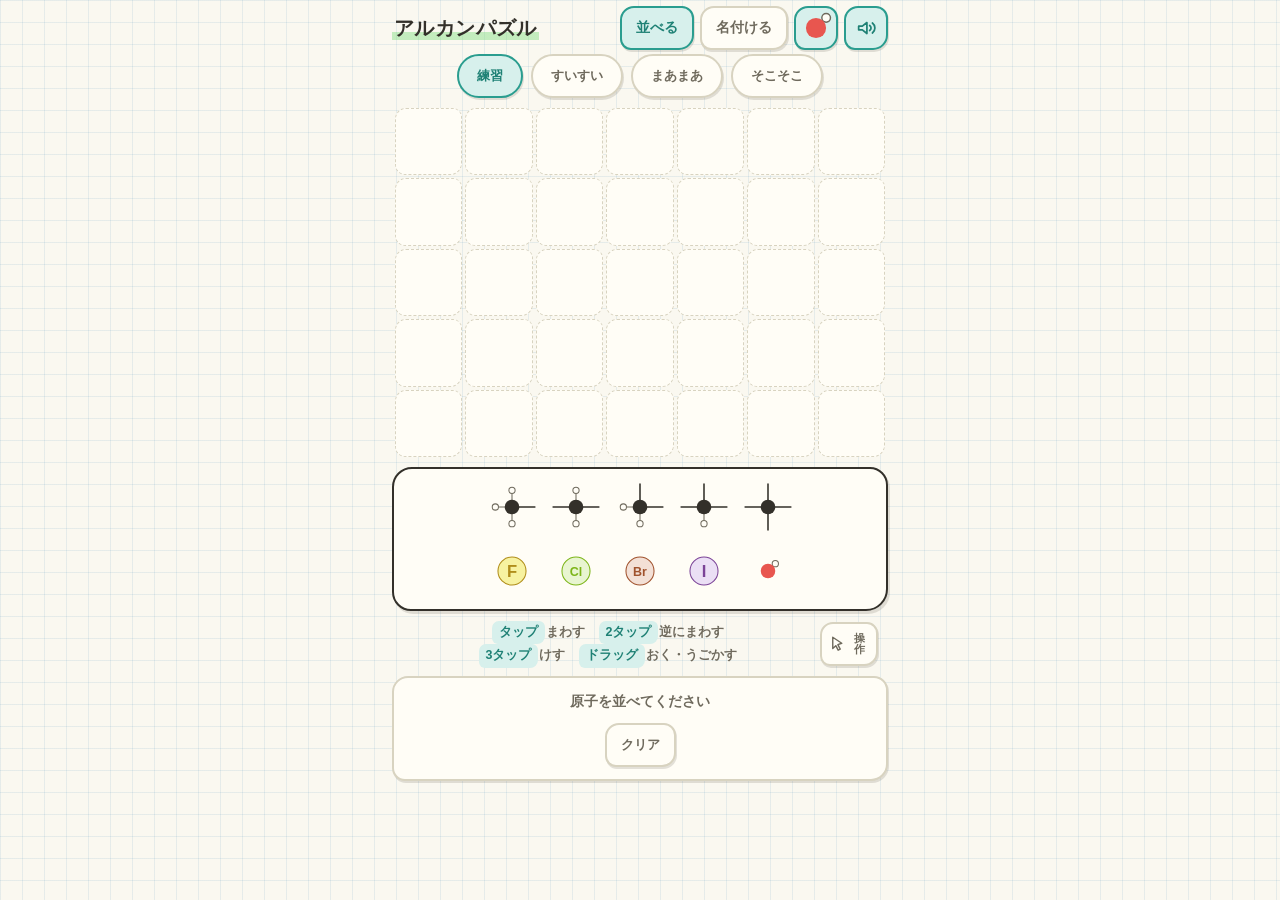
<file: beta-UI.html>
<!DOCTYPE html>
<html lang="ja">
<head>
<meta charset="UTF-8">
<meta name="viewport" content="width=device-width, initial-scale=1, maximum-scale=1, user-scalable=no">
<title>アルカンパズル</title>
<style>
  :root{
    /* ノート紙のトーン */
    --bg:#faf8f0;
    --paper:#fffdf6;
    --surface:#fffdf6;
    --grid-line:rgba(90,150,190,0.13);   /* 方眼罫の水色 */
    --border:#d8d3c0;
    --ink:#33302a;                        /* 手書きインク色 */
    --text:#33302a;
    --text-muted:#6f6a5d;
    --warning:#c9721a;
    --accent:#2a9d8f;
    --accent-ink:#1f8175;
    --accent-soft:#d7f0ec;
    --highlighter:rgba(120,220,120,0.42); /* 蛍光ペンの黄緑 */
    --shadow:rgba(60,55,40,0.14);
    --font-mono:'SFMono-Regular',Menlo,Consolas,monospace;
    --font-hand:'Hiragino Maru Gothic ProN','ヒラギノ丸ゴ ProN W4','Yu Gothic',YuGothic,'Rounded Mplus 1c',-apple-system,BlinkMacSystemFont,sans-serif;
    --cat-number-bg:#e3f0fb; --cat-number-border:#8fbfe4;
    --cat-multiplier-bg:#f1e8fb; --cat-multiplier-border:#c1a0e6;
    --cat-subname-bg:#e6f6ea; --cat-subname-border:#94cfa3;
    --cat-basename-bg:#fdf0e0; --cat-basename-border:#e8b877;
    color-scheme: light;
  }
  *{box-sizing:border-box;}
  body{
    margin:0;
    overflow-x:hidden;
    /* ダブルタップによる拡大縮小を抑止する(user-scalable=noはiOS Safariで無視されるため、
       touch-actionで明示する。グリッドのマス側は touch-action:none で別途上書きしている) */
    touch-action:manipulation;
    /* 方眼ノートの罫 + 生成りの紙 */
    background:
      linear-gradient(var(--grid-line) 1px, transparent 1px) 0 0/22px 22px,
      linear-gradient(90deg, var(--grid-line) 1px, transparent 1px) 0 0/22px 22px,
      var(--bg);
    color:var(--text);
    font-family:var(--font-hand);
    -webkit-tap-highlight-color:transparent;
    -webkit-user-select:none;
    user-select:none;
    -webkit-touch-callout:none;
  }
  #app{max-width:520px;margin:0 auto;padding:6px 12px 12px;}

  header{display:flex;align-items:center;justify-content:space-between;gap:8px;margin-bottom:4px;}
  header h1{
    font-size:20px;font-weight:800;margin:0;letter-spacing:.02em;
    color:var(--ink);
    /* 手書きの下線マーカー風 */
    background:linear-gradient(transparent 62%, var(--highlighter) 62%, var(--highlighter) 92%, transparent 92%);
    padding:0 2px;
  }
  #reset-btn{
    font-size:13px;font-family:var(--font-hand);font-weight:700;color:var(--text-muted);
    background:var(--surface);
    border:2px solid var(--border);border-radius:14px 12px 14px 11px;
    min-height:44px;padding:6px 14px;box-shadow:1px 2px 0 var(--shadow);
    transition:transform .08s ease, box-shadow .08s ease;
  }
  #reset-btn:active{transform:translate(1px,2px);box-shadow:0 0 0 var(--shadow);}
  #reset-btn.disabled{opacity:.35;pointer-events:none;}
  .status #reset-btn{display:block;margin:10px auto 0;}

  /* ---- グリッド(方眼のマス) ---- */
  .grid{
    display:grid;grid-template-columns:repeat(7,minmax(0,1fr));gap:3px;
    width:min(94vw,490px);margin:0 auto 10px;touch-action:none;
  }
  .cell{
    position:relative;aspect-ratio:1;
    border:1.5px dashed var(--border);border-radius:11px 9px 12px 10px;
    background:var(--paper);
    touch-action:none;overflow:hidden;
    transition:border-color .12s ease;
  }
  .cell.filled{
    border-style:solid;border-width:1px;border-color:var(--border);cursor:pointer;
    box-shadow:none;
  }
  /* 10炭素問題の四隅チャレンジ: 使用可能だが、避けると正解演出が少し豪華になる */
  .cell.challenge-corner{
    background:#efeee9;border-color:#c8c6bd;
  }
  /* 非表示の列(アルカン並べ「そこそこ」の左右端): 背景の方眼罫がそのまま見えるようにする */
  .cell.hidden-col{border-color:transparent;background:transparent;pointer-events:none;}
  .rotor{width:100%;height:100%;transition:transform 220ms cubic-bezier(.34,1.7,.5,1);transform-origin:50% 50%;-webkit-user-drag:none;}
  .cell.trace-tip .rotor svg{animation:traceTipPop 120ms cubic-bezier(.2,1.7,.4,1);transform-origin:50% 50%;}
  .cell.trace-closed .rotor svg{animation:traceRingClose 220ms cubic-bezier(.2,1.8,.4,1);transform-origin:50% 50%;}
  @keyframes traceTipPop{
    0%{transform:scale(.76);}
    65%{transform:scale(1.1);}
    100%{transform:scale(1);}
  }
  @keyframes traceRingClose{
    0%{transform:scale(.82);filter:none;}
    55%{transform:scale(1.14);filter:drop-shadow(0 0 5px var(--highlighter));}
    100%{transform:scale(1);filter:none;}
  }
  @media (prefers-reduced-motion:reduce){
    .cell.trace-tip .rotor svg,.cell.trace-closed .rotor svg{animation:none;}
  }

  /* ---- パレット ---- */
  .palette{
    display:flex;flex-direction:column;gap:6px;align-items:center;
    background:var(--surface);
    border:2.5px solid var(--ink);border-radius:20px 18px 22px 19px;
    padding:9px 10px;margin-bottom:10px;
    box-shadow:2px 3px 0 var(--shadow);
  }
  .palette-row{display:flex;gap:6px;justify-content:center;flex-wrap:wrap;}
  .palette-card{
    width:58px;text-align:center;padding:3px 2px;touch-action:none;cursor:grab;
    border-radius:12px;transition:transform .1s ease, background .1s ease;
  }
  .palette-card:active{transform:scale(.9) rotate(-3deg);background:var(--accent-soft);}
  .palette-card.selected{
    background:var(--accent-soft);outline:2.5px solid var(--accent);outline-offset:-1px;border-radius:12px;
  }
  .palette-card .icon{width:52px;height:52px;margin:0 auto;pointer-events:none;}
  .ghost{position:fixed;pointer-events:none;width:56px;height:56px;opacity:.9;z-index:999;filter:drop-shadow(2px 3px 2px var(--shadow));}

  /* ---- ヒント(手描きの付箋風) ---- */
  .hint{
    font-size:12.5px;color:var(--text-muted);text-align:center;
    margin:0 auto 8px;max-width:90%;font-weight:600;line-height:1.7;
  }
  .hint .keycap{
    display:inline-block;background:var(--accent-soft);color:var(--accent-ink);
    border-radius:7px 6px 8px 6px;padding:1px 7px;margin:0 1px;font-weight:800;
  }
  .practice-guide-row{display:grid;grid-template-columns:minmax(0,1fr) 58px;align-items:center;gap:7px;margin:0 auto 8px;max-width:96%;}
  .practice-guide-row .hint{margin:0;max-width:none;}
  .hint-line{display:block;white-space:nowrap;}
  .operation-guide-btn{
    min-height:44px;padding:4px 7px;display:inline-flex;align-items:center;justify-content:center;gap:3px;
    border:2px solid var(--border);border-radius:13px 11px 14px 10px;background:var(--surface);color:var(--text-muted);
    box-shadow:1px 2px 0 var(--shadow);font-size:11px;font-weight:800;line-height:1;transition:transform .08s ease,box-shadow .08s ease;
  }
  .operation-guide-btn:active{transform:translate(1px,2px);box-shadow:0 0 0 var(--shadow);}
  .operation-guide-icon{width:18px;height:18px;flex:none;fill:none;stroke:currentColor;stroke-width:1.9;stroke-linecap:round;stroke-linejoin:round;}
  #operation-guide-btn-naming{
    flex:0 0 var(--naming-operation-guide-size,38px);align-self:center;
    width:var(--naming-operation-guide-size,38px);height:var(--naming-operation-guide-size,38px);min-height:0;
    padding:0;box-sizing:border-box;border-radius:50%;
  }
  #operation-guide-btn-naming span{display:none;}
  @media(max-width:340px){
    .practice-guide-row{grid-template-columns:minmax(0,1fr) 48px;gap:4px;max-width:100%;}
    .practice-guide-row .hint{font-size:11.5px;}.hint .keycap{padding-inline:5px;}
    .operation-guide-btn{padding-inline:4px;}
  }

  /* ---- 操作ガイド ---- */
  .operation-guide-box{padding-top:14px;}
  .operation-guide-box .modal-header{position:sticky;top:-14px;z-index:4;background:var(--paper);padding:4px 0 8px;}
  .operation-guide-tabs{display:flex;gap:7px;margin-bottom:13px;position:sticky;top:34px;z-index:3;padding:4px;background:rgba(255,253,246,.96);border-radius:15px;}
  .operation-guide-tab{
    flex:1;min-height:40px;border:2px solid var(--border);border-radius:12px 10px 13px 11px;background:var(--surface);
    color:var(--text-muted);box-shadow:1px 2px 0 var(--shadow);font-size:13px;font-weight:800;
  }
  .operation-guide-tab.active{border-color:var(--accent);background:var(--accent-soft);color:var(--accent-ink);}
  .operation-guide-panel[hidden]{display:none;}
  .operation-section{margin-top:16px;}
  .operation-section:first-child{margin-top:0;}
  .operation-title{display:flex;align-items:center;gap:7px;margin:0 0 9px;font-size:15px;font-weight:800;}
  .operation-no{display:inline-grid;place-items:center;flex:0 0 24px;width:24px;height:24px;border-radius:50%;background:var(--accent-soft);color:var(--accent-ink);font-size:12px;}
  .operation-card,.operation-tip,.operation-details{
    background:var(--surface);border:2px solid var(--border);border-radius:16px 14px 18px 13px;box-shadow:1px 2px 0 var(--shadow);
  }
  .operation-card{padding:11px;}
  .operation-quick{display:grid;grid-template-columns:1fr 16px 1fr 16px 1fr;align-items:center;gap:3px;}
  .operation-step{text-align:center;min-width:0;}
  .operation-visual{height:55px;display:grid;place-items:center;margin-bottom:3px;}
  .operation-step strong{display:block;font-size:11.5px;line-height:1.35;}
  .operation-step small{display:block;color:var(--text-muted);font-size:10px;line-height:1.35;margin-top:2px;}
  .operation-arrow{color:var(--accent);width:16px;height:16px;}
  .operation-grid{display:grid;grid-template-columns:1fr 1fr;gap:8px;}
  .operation-card h4{font-size:13.5px;margin:0 0 8px;color:var(--accent-ink);}
  .operation-row{display:grid;grid-template-columns:50px 1fr;gap:8px;align-items:center;padding:8px 0;border-top:1px dashed var(--border);}
  .operation-row:first-of-type{border-top:0;padding-top:0;}
  .operation-row:last-child{padding-bottom:0;}
  .operation-row strong{display:block;font-size:12px;margin-bottom:2px;}
  .operation-row p,.operation-caption{margin:0;color:var(--text-muted);font-size:11px;line-height:1.48;}
  .operation-mini{height:48px;display:grid;place-items:center;position:relative;}
  .operation-atom{width:40px;height:40px;border:2px solid var(--border);border-radius:11px 9px 12px 10px;background:var(--paper);display:grid;place-items:center;position:relative;box-shadow:1px 2px 0 var(--shadow);}
  .operation-atom.selected{border-color:var(--accent);background:var(--accent-soft);outline:2px solid rgba(42,157,143,.22);}
  .operation-carbon{width:14px;height:14px;border-radius:50%;background:var(--ink);position:relative;}
  .operation-carbon::before,.operation-carbon::after{content:"";position:absolute;background:var(--ink);left:50%;top:50%;transform:translate(-50%,-50%);}
  .operation-carbon::before{width:30px;height:3px;}.operation-carbon::after{width:3px;height:30px;}
  .operation-tap{position:absolute;width:23px;height:23px;border:2px solid var(--accent);border-radius:50%;right:0;bottom:0;}
  .operation-tap::after{content:"";position:absolute;width:6px;height:6px;border-radius:50%;background:var(--accent);left:7px;top:7px;}
  .operation-trace{width:50px;height:50px;color:var(--accent);}
  .operation-taps{display:flex;gap:3px;align-items:center;justify-content:center;}
  .operation-tap-count{width:21px;height:21px;border:2px solid var(--accent);border-radius:50%;display:grid;place-items:center;font-size:10px;color:var(--accent-ink);font-weight:800;}
  .operation-tip{margin-top:9px;padding:9px 11px;border-style:dashed;background:var(--accent-soft);}
  .operation-tip strong{display:block;font-size:12px;color:var(--accent-ink);margin-bottom:3px;}
  .operation-tip p,.operation-tip ul{font-size:11px;line-height:1.55;margin:0;}.operation-tip ul{padding-left:17px;}.operation-tip li+li{margin-top:2px;}
  .operation-details{margin-top:9px;overflow:hidden;}
  .operation-details summary{cursor:pointer;list-style:none;padding:10px 12px;font-size:12px;font-weight:800;color:var(--accent-ink);display:flex;align-items:center;justify-content:space-between;}
  .operation-details summary::-webkit-details-marker{display:none;}.operation-details summary::after{content:"＋";font-size:16px;}.operation-details[open] summary::after{content:"−";}
  .operation-details-body{border-top:1px dashed var(--border);padding:8px 12px 11px;}.operation-details-body ul{margin:0;padding-left:17px;font-size:11px;line-height:1.58;color:var(--text-muted);}.operation-details-body li+li{margin-top:3px;}
  .operation-tokens{display:flex;flex-wrap:wrap;align-items:center;justify-content:center;gap:3px;}
  .operation-token{display:inline-flex;align-items:center;justify-content:center;min-height:26px;padding:3px 7px;border:2px solid;border-radius:9px 7px 10px 8px;font-size:10.5px;font-weight:800;box-shadow:1px 1px 0 var(--shadow);}
  .operation-token.number{background:var(--cat-number-bg);border-color:var(--cat-number-border);}.operation-token.mult{background:var(--cat-multiplier-bg);border-color:var(--cat-multiplier-border);}.operation-token.sub{background:var(--cat-subname-bg);border-color:var(--cat-subname-border);}.operation-token.base{background:var(--cat-basename-bg);border-color:var(--cat-basename-border);}
  .operation-answer{width:100%;min-height:40px;padding:5px;border:2px dashed var(--border);border-radius:10px;background:var(--paper);display:flex;align-items:center;justify-content:center;gap:3px;}
  .operation-insert{width:3px;height:27px;border-radius:2px;background:var(--accent);}
  .operation-demo{display:grid;gap:5px;}.operation-caption{text-align:center;margin-top:5px;}
  .operation-gesture-demo{display:grid;gap:8px;}
  .operation-gesture-block{display:grid;gap:4px;}
  .operation-gesture-block+.operation-gesture-block{padding-top:8px;border-top:1px dashed var(--border);}
  .operation-gesture-action{display:flex;align-items:center;justify-content:center;gap:5px;color:var(--accent-ink);font-size:10.5px;font-weight:800;line-height:1.2;}
  .operation-gesture-action svg{width:17px;height:17px;color:var(--accent);}
  .operation-token.moving{outline:2px solid rgba(42,157,143,.28);transform:translateY(-1px);box-shadow:1px 3px 0 var(--shadow);}
  .operation-delete-zone{min-height:37px;padding:4px 7px;border:2px dashed #d28f84;border-radius:10px;background:#fff1ee;display:flex;align-items:center;justify-content:center;gap:7px;}
  .operation-delete-label{color:#9f4f43;font-size:10.5px;font-weight:800;}
  .operation-legend{display:grid;grid-template-columns:1fr 1fr;gap:5px;margin-top:8px;}.operation-legend span{font-size:10.5px;color:var(--text-muted);}
  .operation-buttons{display:grid;grid-template-columns:repeat(4,1fr);gap:4px;margin-bottom:7px;}.operation-fake-btn{min-height:34px;padding:5px 2px;border:2px solid var(--border);border-radius:10px 8px 11px 9px;background:var(--surface);font-size:10px;font-weight:800;text-align:center;display:grid;place-items:center;}.operation-fake-btn.primary{background:var(--accent-soft);border-color:var(--accent);color:var(--accent-ink);}
  .operation-button-notes{display:grid;grid-template-columns:1fr 1fr;gap:5px;}.operation-button-notes p{margin:0;padding:7px 8px;border:1px dashed var(--border);border-radius:9px;font-size:10.5px;line-height:1.45;color:var(--text-muted);}.operation-button-notes strong{color:var(--ink);}
  .operation-rule-link{text-align:center;margin:13px 0 0;padding:10px 8px 0;border-top:1px dashed var(--border);color:var(--text-muted);font-size:10.5px;line-height:1.5;}.operation-rule-link strong{color:var(--accent-ink);}
  @media(max-width:380px){.operation-guide-box{padding-inline:12px;}.operation-grid{grid-template-columns:1fr;}.operation-step strong{font-size:10.5px;}.operation-step small{font-size:9.5px;}.operation-button-notes{grid-template-columns:1fr;}}

  /* ---- ステータス(練習モード) ---- */
  .status{
    font-family:var(--font-hand);font-size:14px;color:var(--text-muted);
    background:var(--surface);
    border:2px solid var(--border);border-radius:16px 14px 17px 13px;
    padding:12px 14px;line-height:1.7;white-space:pre-wrap;text-align:center;font-weight:600;
    box-shadow:1px 2px 0 var(--shadow);
  }
  .status .name{color:var(--accent-ink);font-size:20px;font-weight:800;font-family:inherit;display:inline-block;margin-top:2px;}
  .common-name{font-size:.72em;color:var(--text-muted);font-weight:700;white-space:nowrap;}
  /* 化合物名の末尾1〜3文字だけが次行へ落ちる「泣き別れ」を防ぐ */
  .compound-name-tail{white-space:nowrap;}
  .status button, .objective button, .wordbank button{font-family:var(--font-hand);}
  .status button{
    margin-top:8px;font-size:14px;font-weight:800;padding:7px 18px;
    border-radius:14px 12px 15px 11px;border:2.5px solid var(--accent);
    background:var(--accent-soft);color:var(--accent-ink);box-shadow:1px 2px 0 var(--shadow);
    transition:transform .08s ease, box-shadow .08s ease;
  }
  .status button:active{transform:translate(1px,2px);box-shadow:0 0 0 var(--shadow);}

  /* ---- モードタブ ---- */
  .mode-controls{display:flex;align-items:stretch;gap:6px;flex-shrink:0;}
  .mode-tabs{display:flex;align-items:stretch;gap:6px;flex-shrink:0;}
  .mode-tab{
    min-height:44px;font-size:14px;font-weight:700;padding:6px 14px;
    border-radius:14px 12px 15px 11px;border:2.5px solid var(--border);
    background:var(--surface);color:var(--text-muted);
    box-shadow:1px 2px 0 var(--shadow);
    transition:transform .08s ease, box-shadow .08s ease;
  }
  .mode-tab:active{transform:translate(1px,2px);box-shadow:0 0 0 var(--shadow);}
  .mode-tab.active{
    border-color:var(--accent);color:var(--accent-ink);font-weight:800;
    background:var(--accent-soft);
  }
  @media (max-width:430px){
    /* スマホではモード・OH・音量を1行に保つ。見出しは読み上げ用に残す。 */
    header{flex-wrap:nowrap;}
    header h1{position:absolute;width:1px;height:1px;padding:0;margin:-1px;overflow:hidden;clip:rect(0,0,0,0);white-space:nowrap;border:0;}
    .mode-controls{margin-left:auto;}
  }

  /* ---- 難易度タブ ---- */
  .diff-tabs{display:flex;gap:8px;margin-bottom:8px;justify-content:center;}
  .diff-tab{
    min-height:44px;font-size:13px;font-weight:700;padding:6px 18px;
    border-radius:999px;border:2.5px solid var(--border);
    background:var(--surface);color:var(--text-muted);
    box-shadow:1px 2px 0 var(--shadow);transition:transform .08s ease, box-shadow .08s ease;
  }
  .diff-tab:active{transform:translate(1px,2px);box-shadow:0 0 0 var(--shadow);}
  .diff-tab.active{border-color:var(--accent);color:var(--accent-ink);background:var(--accent-soft);font-weight:800;}
  /* 命名ルールは幅が足りない画面だけ ? ボタンにして、難易度タブの横並びを保つ */
  @media (max-width:430px){
    .diff-tabs{gap:4px;}
    .diff-tab{padding-inline:4px;}
    #naming-rules-btn{flex:0 0 var(--naming-operation-guide-size,44px);width:var(--naming-operation-guide-size,44px);height:var(--naming-operation-guide-size,44px);padding:0;box-sizing:border-box;font-size:0;}
    #naming-rules-btn::before{content:'?';font-size:18px;line-height:1;}
  }
  .rules-content{font-family:var(--font-hand);}
  .rules-section{margin-bottom:16px;}
  .rules-section:last-child{margin-bottom:0;}
  .rules-section h3{font-size:15px;font-weight:800;color:var(--accent-ink);margin:0 0 6px;}
  .rules-section p{font-size:13.5px;line-height:1.7;color:var(--text);margin:0 0 6px;}
  .rules-section ul, .rules-section ol{margin:4px 0;padding-left:20px;font-size:13.5px;line-height:1.7;color:var(--text);}
  .rules-section li{margin-bottom:4px;}
  .rules-subhead{
    font-size:14px;font-weight:800;color:var(--ink);
    margin:14px 0 6px !important;padding-top:8px;border-top:1px dashed var(--border);
  }
  .rules-section .rules-subhead:first-of-type{border-top:none;padding-top:0;margin-top:4px !important;}
  .rules-order{
    font-family:var(--font-mono);font-size:12px;background:var(--bg);
    border:1px dashed var(--border);border-radius:8px;padding:8px 10px;
    color:var(--accent-ink);font-weight:700;line-height:1.6;
  }
  .rules-caption{
    text-align:center;font-weight:800;color:var(--accent-ink);font-size:13px;
    margin:2px 0 8px !important;
  }
  .rules-example{
    background:var(--bg);border:2px dashed var(--border);border-radius:10px 8px 11px 9px;
    padding:8px 12px;margin-bottom:8px;
  }
  .rules-example strong{font-size:14px;color:var(--accent-ink);}
  .rules-example p{margin:4px 0 0;font-size:13px;}
  .rule-diagram{
    display:grid;gap:2px;margin:10px auto;width:fit-content;
  }
  .rule-diagram-cell{
    width:36px;height:36px;
    border:1px dashed var(--border);border-radius:6px;background:var(--paper);
  }
  .rule-diagram-cell.filled{border-style:solid;}
  .rule-diagram-rotor{width:100%;height:100%;transform-origin:50% 50%;}
  .rule-diagram-cell svg{width:100%;height:100%;display:block;}

  /* ---- お題カード(アルカン並べ) ---- */
  .objective{
    position:relative;background:var(--surface);
    border:2.5px solid var(--accent);border-radius:18px 15px 19px 16px;
    padding:10px 12px;margin-bottom:10px;font-size:15px;text-align:center;line-height:1.6;font-weight:700;
    box-shadow:2px 3px 0 var(--shadow);
  }
  .objective .name{font-size:22px;font-weight:800;color:var(--accent-ink);display:inline-block;}
  .objective button{
    min-height:44px;margin-top:8px;font-size:14px;font-weight:800;padding:7px 18px;
    border-radius:14px 12px 15px 11px;border:2.5px solid var(--accent);
    background:var(--accent-ink);color:#fff;box-shadow:1px 2px 0 var(--shadow);
    transition:transform .08s ease, box-shadow .08s ease;
  }
  .objective button:active{transform:translate(1px,2px);box-shadow:0 0 0 var(--shadow);}
  .objective button.secondary{background:var(--surface);color:var(--text-muted);border-color:var(--border);}
  .objective button:disabled{opacity:.35;pointer-events:none;}
  .objective-actions{display:flex;gap:8px;justify-content:center;margin-top:10px;}
  .objective-actions button{margin-top:0;}
  /* 不正解表示: お題テキストを左、次の問題へボタンを枠の右側に配置する */
  .objective-row{display:flex;align-items:center;justify-content:space-between;gap:10px;text-align:left;}
  .objective-row button{margin-top:0;flex-shrink:0;}
  .objective.success{background:var(--accent-ink);border-color:var(--accent-ink);}
  .objective.success, .objective.success .name{color:#fff;}
  .objective.success button{background:#fff;color:var(--accent-ink);border-color:#fff;}

  /* 正解/不正解スタンプ(手描きSVGがドン、と現れる) */
  .stamp{
    position:absolute;top:50%;left:50%;
    width:130px;height:130px;
    pointer-events:none;z-index:5;
    transform:translate(-50%,-50%) rotate(-9deg) scale(0);
    animation:stamp-in .5s cubic-bezier(.2,1.5,.4,1) forwards;
    filter:drop-shadow(1px 2px 1px rgba(200,60,40,0.18));
  }
  .stamp svg{width:100%;height:100%;display:block;}
  /* 正解結果はスタンプ・名称・次へを横並びにして、文字を隠さない */
  .result-celebration{display:flex;align-items:center;justify-content:center;gap:8px;min-width:0;}
  .result-celebration.correct-result{align-items:flex-start;}
  .result-celebration.game1-incorrect-result{align-items:flex-start;}
  .result-celebration.correct-result .result-copy{padding-top:4px;}
  .result-stamp-inline{width:62px;height:62px;flex:0 0 62px;filter:drop-shadow(1px 2px 1px rgba(200,60,40,0.18));animation:result-stamp-in .42s cubic-bezier(.2,1.5,.4,1) both;}
  .result-stamp-inline svg{width:100%;height:100%;display:block;}
  .result-stamp-inline.milestone-stamp{animation:result-stamp-milestone .5s cubic-bezier(.2,1.6,.4,1) both;}
  .result-stamp-inline.corner-bonus-stamp{
    position:relative;
    filter:drop-shadow(1px 2px 1px rgba(200,60,40,.18)) drop-shadow(0 0 7px rgba(240,178,52,.78));
    animation:result-stamp-corner-bonus .64s cubic-bezier(.2,1.7,.4,1) both;
  }
  .result-stamp-inline.corner-bonus-stamp::after{
    content:'✦';position:absolute;right:-8px;top:-10px;color:#e9ac32;font-size:23px;line-height:1;
    text-shadow:-48px 13px 0 rgba(244,194,76,.82),-10px 50px 0 rgba(244,194,76,.68);
    animation:corner-bonus-sparkle .7s ease-out both;
  }
  .result-copy{min-width:0;text-align:left;line-height:1.35;}
  .result-copy .name{overflow-wrap:anywhere;}
  .success-streak{display:inline-block;margin-bottom:2px;padding:1px 7px;border-radius:999px;background:#fff3c9;color:#9b6413;font-size:12px;font-weight:800;letter-spacing:.03em;line-height:1.35;}
  @keyframes result-stamp-in{0%{transform:rotate(-9deg) scale(1.8);opacity:0;}65%{transform:rotate(-9deg) scale(.9);opacity:1;}100%{transform:rotate(-9deg) scale(1);opacity:1;}}
  @keyframes result-stamp-milestone{0%{transform:rotate(-12deg) scale(2.08);opacity:0;}58%{transform:rotate(-7deg) scale(.84);opacity:1;}78%{transform:rotate(-10deg) scale(1.08);opacity:1;}100%{transform:rotate(-9deg) scale(1);opacity:1;}}
  @keyframes result-stamp-corner-bonus{0%{transform:rotate(-14deg) scale(2.28);opacity:0;}54%{transform:rotate(-6deg) scale(.8);opacity:1;}76%{transform:rotate(-11deg) scale(1.14);opacity:1;}100%{transform:rotate(-9deg) scale(1);opacity:1;}}
  @keyframes corner-bonus-sparkle{0%,34%{opacity:0;transform:scale(.25) rotate(-20deg);}62%{opacity:1;transform:scale(1.22) rotate(5deg);}100%{opacity:.92;transform:scale(1) rotate(0deg);}}
  @keyframes stamp-in{
    0%{transform:translate(-50%,-50%) rotate(-9deg) scale(2.3);opacity:0;}
    55%{transform:translate(-50%,-50%) rotate(-9deg) scale(.86);opacity:1;}
    100%{transform:translate(-50%,-50%) rotate(-9deg) scale(1);opacity:1;}
  }
  @keyframes pop{0%{transform:scale(1);}40%{transform:scale(1.06);}100%{transform:scale(1);}}
  .pop{animation:pop .35s ease;}
  @media (prefers-reduced-motion: reduce){
    .stamp{animation:none;transform:translate(-50%,-50%) rotate(-9deg) scale(1);}
    .result-stamp-inline,.result-stamp-inline.milestone-stamp,.result-stamp-inline.corner-bonus-stamp,.result-stamp-inline.corner-bonus-stamp::after{animation:none;}
    .pop{animation:none;}
    .rotor{transition:none;}
  }

  /* ---- 単語バンク(アルカン名前) ---- */
  .wordbank{
    background:var(--surface);
    border:2.5px solid var(--ink);border-radius:20px 18px 21px 19px;
    padding:14px;margin-top:4px;box-shadow:2px 3px 0 var(--shadow);
  }
  .wordbank .token-scroll{
    max-height:var(--token-scroll-max, none);overflow-y:auto;overscroll-behavior:contain;
    scrollbar-width:thin;scrollbar-color:var(--border) transparent;touch-action:pan-y;
  }
  .wordbank .token-scroll::before,.wordbank .token-scroll::after{content:'';display:block;height:1px;}
  .wordbank .preview{
    position:relative;
    font-size:18px;font-weight:800;min-height:44px;height:auto;overflow:visible;text-align:center;
    margin-bottom:8px;padding:6px 10px;
    background:var(--bg);border:2px dashed var(--border);border-radius:12px 10px 13px 11px;
    color:var(--text-muted);line-height:1.5;
  }
  /* 解答確定後(結果表示中)は高さを固定せず、正解スタンプがはみ出して見えるようにする */
  .wordbank .preview.result{height:auto;min-height:44px;overflow:visible;}
  .wordbank .preview .name{color:var(--accent-ink);}
  .wordbank .preview.editing{display:flex;align-content:center;align-items:center;flex-wrap:wrap;gap:3px;text-align:left;touch-action:none;}
  /* 入力チップも語群のボタンと同じ寸法・色にして、パーツをそのまま並べ替える感覚にする */
  .answer-chip{display:inline-flex;align-items:center;min-height:40px;font-size:14px;font-weight:700;padding:3px 7px;border:2px solid var(--border);border-radius:10px 8px 11px 9px;background:var(--surface);box-shadow:1px 2px 0 var(--shadow);cursor:grab;touch-action:none;}
  .answer-chip.cat-number{background:var(--cat-number-bg);border-color:var(--cat-number-border);}
  .answer-chip.cat-multiplier{background:var(--cat-multiplier-bg);border-color:var(--cat-multiplier-border);padding-inline:3px;}
  .answer-chip.cat-subname{background:var(--cat-subname-bg);border-color:var(--cat-subname-border);padding-inline:3px;}
  .answer-chip.cat-basename{background:var(--cat-basename-bg);border-color:var(--cat-basename-border);padding-inline:3px;}
  .answer-chip.special-affix{background:#f5e6e8;border-color:#d7a7ad;}
  .answer-chip:active{cursor:grabbing;}
  .answer-chip-drag-origin{opacity:.3;filter:saturate(.2) grayscale(.4) brightness(1.06);box-shadow:none;border-style:dashed;}
  .answer-chip-dragging{position:fixed;z-index:1000;pointer-events:none;opacity:.92;transform:translate(-50%,-50%) rotate(-3deg) scale(1.08);box-shadow:2px 4px 0 var(--shadow);}
  .answer-insert-marker{width:3px;height:31px;background:var(--accent);border-radius:3px;box-shadow:0 0 0 1px var(--accent-ink);}
  .answer-trash{display:none;position:absolute;right:7px;top:7px;padding:2px 6px;border-radius:8px;background:#f8d9d7;color:#a83d36;border:1.5px solid #d36b63;font-size:14px;line-height:1;}
  .wordbank .preview.delete-armed .answer-trash{display:block;}
  .wordbank .preview button{
    min-height:44px;margin-top:10px;font-size:14px;font-weight:800;padding:8px 20px;
    border-radius:14px 12px 15px 11px;border:2.5px solid var(--accent-ink);
    background:var(--accent-ink);color:#fff;box-shadow:1px 2px 0 var(--shadow);
  }
  .answer-actions{display:flex;flex-wrap:wrap;gap:8px;justify-content:center;margin-top:10px;}
  .answer-actions button{margin-top:0;flex:0 0 auto;white-space:nowrap;}
  .answer-actions button.secondary{
    background:var(--surface);color:var(--accent-ink);border-color:var(--border);
  }
  .wordbank .row{display:flex;gap:5px;flex-wrap:wrap;justify-content:center;margin-bottom:6px;}
  .wordbank button{
    min-height:44px;font-size:14px;font-weight:700;padding:5px 7px;
    border-radius:10px 8px 11px 9px;border:2px solid var(--border);
    background:var(--surface);color:var(--text);
    box-shadow:1px 2px 0 var(--shadow);transition:transform .07s ease, box-shadow .07s ease;
  }
  .wordbank button:active{transform:translate(1px,2px);box-shadow:0 0 0 var(--shadow);}
  .wordbank button.secondary{color:var(--text-muted);}
  .wordbank button.primary{background:var(--accent-ink);color:#fff;border-color:var(--accent-ink);font-weight:800;}
  .wordbank .row.cat-number button{background:var(--cat-number-bg);border-color:var(--cat-number-border);}
  .wordbank .row.cat-number button{min-width:36px;}
  .wordbank .row.cat-multiplier button{background:var(--cat-multiplier-bg);border-color:var(--cat-multiplier-border);}
  .wordbank .row.cat-subname button{background:var(--cat-subname-bg);border-color:var(--cat-subname-border);}
  .wordbank .row.cat-basename button{background:var(--cat-basename-bg);border-color:var(--cat-basename-border);}
  /* 数字以外は縦の押しやすさを保ったまま、横だけ少しコンパクトにする */
  .wordbank .row.cat-multiplier button,
  .wordbank .row.cat-subname button,
  .wordbank .row.cat-basename button{padding-inline:4px;}
  .wordbank .row.cat-multiplier,
  .wordbank .row.cat-subname,
  .wordbank .row.cat-basename{gap:4px;}
  /* シクロとオールは、主鎖名と同程度に淡いローズベージュで共通表示する */
  .wordbank .row.cat-basename button.special-affix{background:#f5e6e8;border-color:#d7a7ad;}
  .wordbank .row:not(.control-row) button{
    cursor:grab;touch-action:none;user-select:none;-webkit-user-select:none;
  }
  .wordbank.answered .row button{opacity:.4;pointer-events:none;}
  .wordbank .control-row{flex-wrap:nowrap;margin-top:0;margin-bottom:12px;gap:5px;}
  .wordbank .control-row button{flex:0 1 auto;min-width:0;min-height:44px;padding:7px 10px;white-space:nowrap;}
  .wordbank .control-row button:disabled{opacity:.35;pointer-events:none;}
  @media (max-width:360px){
    .wordbank .control-row{gap:4px;}
    .wordbank .control-row button{padding-inline:6px;font-size:13px;}
  }

  .wordbank .preview .answer-hint-trigger,.objective .answer-hint-trigger{
    display:inline-flex;align-items:center;justify-content:center;gap:5px;min-height:36px;
    margin-top:7px;padding:4px 11px;border:1.5px solid var(--accent);border-radius:999px;
    background:var(--accent-soft);color:var(--accent-ink);font-size:12.5px;font-weight:800;
    box-shadow:0 1px 0 var(--shadow);transition:transform .08s ease,box-shadow .08s ease,background .12s ease;
  }
  .wordbank .preview .answer-hint-trigger:active,.objective .answer-hint-trigger:active{transform:translate(1px,1px);box-shadow:none;}
  .answer-hint-icon{width:15px;height:15px;flex:none;fill:none;stroke:currentColor;stroke-width:1.9;stroke-linecap:round;stroke-linejoin:round;}
  .answer-feedback{display:flex;align-items:flex-start;gap:5px;margin:7px 0 0;font-size:12.5px;line-height:1.45;font-weight:700;color:var(--accent-ink);animation:hint-reveal .2s ease-out both;}
  .answer-feedback .answer-hint-icon{margin-top:1px;}
  .objective .answer-feedback{max-width:300px;margin:8px auto 0;text-align:left;}
  .game1-incorrect-result .answer-feedback{max-width:100%;}
  @keyframes hint-reveal{from{opacity:0;transform:translateY(-3px);}to{opacity:1;transform:translateY(0);}}
  @media (prefers-reduced-motion: reduce){.answer-feedback{animation:none;}}

  .grid.game2-compact{width:min(74vw,310px);margin-bottom:7px;}
  @media (max-height:699px){
    #app{padding-bottom:6px;}
    .wordbank{padding:10px;margin-top:1px;}
    .wordbank .preview{margin-bottom:6px;}
    .wordbank .control-row{margin-bottom:8px;}
    .wordbank .row{margin-bottom:4px;}
  }

  /* ---- 難易度設定(管理者向け・?admin=1のときだけ表示) ---- */
  .diff-tabs-row{--naming-operation-guide-size:44px;display:flex;align-items:center;gap:8px;margin-bottom:10px;}
  .diff-tabs-row .diff-tabs{flex:1;margin-bottom:0;}
  .hydroxyl-toggle,.sound-toggle{
    flex:0 0 44px;align-self:stretch;width:44px;height:44px;padding:0;box-sizing:border-box;display:inline-flex;align-items:center;justify-content:center;overflow:hidden;
    border-radius:14px 12px 15px 11px;border:2.5px solid var(--border);background:var(--surface);box-shadow:1px 2px 0 var(--shadow);
    transition:transform .08s ease, box-shadow .08s ease;
  }
  .hydroxyl-toggle svg{width:100%;height:100%;display:block;transform:scale(1.8);transform-origin:center;}
  .hydroxyl-toggle.active{border-color:var(--accent);background:var(--accent-soft);}
  .hydroxyl-toggle:active:not(:disabled),.sound-toggle:active{transform:translate(1px,2px);box-shadow:0 0 0 var(--shadow);}
  .hydroxyl-toggle:disabled{cursor:default;opacity:1;}
  .sound-toggle{color:var(--text-muted);}
  .sound-toggle.active{border-color:var(--accent);background:var(--accent-soft);color:var(--accent-ink);}
  .sound-icon{width:22px;height:22px;flex:none;fill:none;stroke:currentColor;stroke-width:1.9;stroke-linecap:round;stroke-linejoin:round;}
  .gear-btn{
    flex-shrink:0;width:40px;height:40px;padding:0;box-sizing:border-box;line-height:1;display:inline-flex;align-items:center;justify-content:center;
    border-radius:13px;border:2px solid var(--border);background:var(--surface);color:var(--text-muted);
    box-shadow:1px 2px 0 var(--shadow);transition:transform .08s ease,box-shadow .08s ease,background .12s ease;
  }
  .gear-icon{width:20px;height:20px;flex:none;stroke:currentColor;stroke-width:1.9;stroke-linecap:round;stroke-linejoin:round;fill:none;transition:transform .16s ease;}
  .gear-btn:active{transform:translate(1px,2px);box-shadow:0 0 0 var(--shadow);}
  .gear-btn:active .gear-icon{transform:rotate(28deg);}
  button:focus-visible,.gear-btn:focus-visible,.wordbank .preview .answer-hint-trigger:focus-visible{outline:3px solid var(--accent);outline-offset:2px;}

  .game-toast{position:fixed;top:94px;right:12px;z-index:120;max-width:min(76vw,290px);padding:7px 10px;border:2px solid var(--accent-ink);border-radius:12px 10px 13px 11px;background:var(--paper);color:var(--accent-ink);box-shadow:1px 2px 0 var(--shadow);font-size:12px;font-weight:800;line-height:1.35;opacity:0;transform:translateY(-5px);pointer-events:none;transition:opacity .16s ease,transform .16s ease;}
  .game-toast.show{opacity:1;transform:translateY(0);}
  @media (prefers-reduced-motion:reduce){.game-toast{transition:none;}}

  .modal-overlay{
    position:fixed;inset:0;background:rgba(40,36,26,0.45);
    display:flex;align-items:flex-end;justify-content:center;z-index:100;
  }
  .modal-box{
    width:100%;max-width:480px;max-height:88vh;overflow-y:auto;
    background:var(--paper);border-radius:22px 22px 0 0;
    border:2.5px solid var(--ink);border-bottom:none;
    padding:18px 18px 24px;box-shadow:0 -4px 0 var(--shadow);
    font-family:var(--font-hand);
  }
  @media (min-width:560px){
    .modal-overlay{align-items:center;}
    .modal-box{border-radius:20px;border-bottom:2.5px solid var(--ink);box-shadow:2px 4px 0 var(--shadow);}
  }
  .modal-header{display:flex;align-items:center;justify-content:space-between;margin-bottom:10px;}
  .modal-header h2{font-size:18px;font-weight:800;margin:0;color:var(--ink);}
  .modal-close{
    flex:0 0 32px;width:32px;height:32px;padding:0;box-sizing:border-box;line-height:1;display:inline-flex;align-items:center;justify-content:center;font-size:18px;border-radius:50%;
    border:2px solid var(--border);background:var(--surface);color:var(--text-muted);
  }
  .modal-game-tabs, .modal-tier-tabs{display:flex;gap:6px;margin-bottom:10px;}
  .modal-game-tabs button, .modal-tier-tabs button{
    flex:1;font-size:13px;font-weight:700;padding:8px 4px;
    border-radius:12px 10px 13px 11px;border:2px solid var(--border);
    background:var(--surface);color:var(--text-muted);
  }
  .modal-game-tabs button.active, .modal-tier-tabs button.active{
    border-color:var(--accent);color:var(--accent-ink);background:var(--accent-soft);font-weight:800;
  }
  .settings-row{
    display:flex;align-items:center;justify-content:space-between;gap:10px;
    padding:10px 2px;border-bottom:1px dashed var(--border);
  }
  .settings-row:last-of-type{border-bottom:none;}
  .settings-label{font-size:14px;font-weight:700;color:var(--text);}
  .stepper, .stepper-range{display:flex;align-items:center;gap:6px;flex-shrink:0;}
  .stepper button{
    width:28px;height:28px;font-size:16px;font-weight:800;line-height:1;
    border-radius:8px;border:2px solid var(--border);background:var(--surface);color:var(--accent-ink);
  }
  .stepper button:active{transform:translate(1px,1px);}
  .stepper-value{min-width:22px;text-align:center;font-size:15px;font-weight:800;color:var(--ink);}
  .stepper-tilde{color:var(--text-muted);font-size:13px;}
  .ring-checkboxes{display:flex;gap:10px;}
  .ring-checkbox{display:flex;align-items:center;gap:3px;font-size:13px;font-weight:700;color:var(--text);}
  .ring-checkbox input{width:16px;height:16px;accent-color:var(--accent);}
  .settings-toggle{
    font-size:13px;font-weight:800;padding:6px 16px;border-radius:999px;
    border:2px solid var(--border);background:var(--surface);color:var(--text-muted);
  }
  .settings-toggle.on{border-color:var(--accent);color:#fff;background:var(--accent);}
  .settings-warning{
    margin-top:10px;padding:10px 12px;font-size:12.5px;font-weight:700;line-height:1.6;
    color:#a6480f;background:#fdf0dd;border:2px dashed var(--warning);border-radius:10px 8px 11px 9px;
  }
  .modal-actions{display:flex;gap:8px;margin-top:14px;}
  .modal-actions button{
    flex:1;font-size:13px;font-weight:700;padding:9px 6px;
    border-radius:12px 10px 13px 11px;border:2px solid var(--border);
    background:var(--surface);color:var(--text-muted);
  }
  #settings-export-btn{border-color:var(--accent);color:var(--accent-ink);}
  .settings-export-area{
    width:100%;height:120px;margin-top:10px;font-family:var(--font-mono);font-size:11px;
    border:2px dashed var(--border);border-radius:10px;padding:8px;box-sizing:border-box;
    background:var(--bg);color:var(--text);
  }
</style>
</head>
<body>
<div id="app">
  <header>
    <h1>アルカンパズル</h1>
    <div class="mode-controls">
      <div class="mode-tabs" id="mode-tabs">
        <button class="mode-tab active" data-mode="game1">並べる</button>
        <button class="mode-tab" data-mode="game2">名付ける</button>
      </div>
      <button id="hydroxyl-toggle" class="hydroxyl-toggle" type="button" aria-pressed="true" title="ヒドロキシ基を出題数に含める" aria-label="ヒドロキシ基を出題数に含める"></button>
      <button id="sound-toggle" class="sound-toggle active" type="button" aria-pressed="true" title="効果音をオフにする" aria-label="効果音をオフにする">
        <svg class="sound-icon" viewBox="0 0 24 24" aria-hidden="true"><path d="M4 10v4h4l5 4V6L8 10H4Z"/><path d="M16 9.2c1 .7 1.5 1.7 1.5 2.8s-.5 2.1-1.5 2.8"/><path d="M19 6.5c1.8 1.4 2.7 3.3 2.7 5.5s-.9 4.1-2.7 5.5"/></svg>
      </button>
    </div>
  </header>
  <div class="diff-tabs-row">
    <div class="diff-tabs" id="diff-tabs">
      <button class="diff-tab active" data-diff="practice">練習</button>
      <button class="diff-tab" data-diff="easy">すいすい</button>
      <button class="diff-tab" data-diff="medium">まあまあ</button>
      <button class="diff-tab" data-diff="hard">そこそこ</button>
      <button id="naming-rules-btn" class="diff-tab" style="display:none;" type="button" title="命名ルール" aria-label="命名ルール">命名ルール</button>
    </div>
    <button id="operation-guide-btn-naming" class="operation-guide-btn" style="display:none;" type="button" title="操作ガイド" aria-label="操作ガイドを開く">
      <svg class="operation-guide-icon" viewBox="0 0 24 24" aria-hidden="true"><path d="M5 3l12 8-5.2 1.8 3.2 6-2.8 1.4-3.1-6L5 18V3Z"/></svg><span>操作</span>
    </button>
    <button id="settings-gear" class="gear-btn" style="display:none;" type="button" title="難易度設定" aria-label="難易度設定">
      <svg class="gear-icon" viewBox="0 0 24 24" aria-hidden="true">
        <path d="M12.22 2h-.44a2 2 0 0 0-2 2v.18a2 2 0 0 1-1 1.73l-.43.25a2 2 0 0 1-2 0l-.15-.08a2 2 0 0 0-2.73.73l-.22.38a2 2 0 0 0 .73 2.73l.15.09a2 2 0 0 1 1 1.74v.5a2 2 0 0 1-1 1.74l-.15.09a2 2 0 0 0-.73 2.73l.22.38a2 2 0 0 0 2.73.73l.15-.08a2 2 0 0 1 2 0l.43.25a2 2 0 0 1 1 1.73V20a2 2 0 0 0 2 2h.44a2 2 0 0 0 2-2v-.18a2 2 0 0 1 1-1.73l.43-.25a2 2 0 0 1 2 0l.15.08a2 2 0 0 0 2.73-.73l.22-.38a2 2 0 0 0-.73-2.73l-.15-.09a2 2 0 0 1-1-1.74v-.5a2 2 0 0 1 1-1.74l.15-.09a2 2 0 0 0 .73-2.73l-.22-.38a2 2 0 0 0-2.73-.73l-.15.08a2 2 0 0 1-2 0l-.43-.25a2 2 0 0 1-1-1.73V4a2 2 0 0 0-2-2Z"></path>
        <circle cx="12" cy="12" r="3"></circle>
      </svg>
    </button>
  </div>
  <div class="objective" id="objective" style="display:none;"></div>
  <div class="grid" id="grid"></div>
  <div class="palette" id="palette"></div>
  <div class="practice-guide-row" id="practice-guide-row">
    <p class="hint" id="hint"><span class="hint-line"><span class="keycap">タップ</span>まわす　<span class="keycap">2タップ</span>逆にまわす</span><span class="hint-line"><span class="keycap">3タップ</span>けす　<span class="keycap">ドラッグ</span>おく・うごかす</span></p>
    <button id="operation-guide-btn-practice" class="operation-guide-btn" type="button" title="操作ガイド" aria-label="操作ガイドを開く">
      <svg class="operation-guide-icon" viewBox="0 0 24 24" aria-hidden="true"><path d="M5 3l12 8-5.2 1.8 3.2 6-2.8 1.4-3.1-6L5 18V3Z"/></svg><span>操作</span>
    </button>
  </div>
  <div class="status" id="status">原子を並べてください</div>
  <div class="wordbank" id="wordbank" style="display:none;"></div>
</div>

<div id="game-toast" class="game-toast" role="status" aria-live="polite" aria-atomic="true"></div>

<div class="modal-overlay" id="settings-modal" style="display:none;">
  <div class="modal-box">
    <div class="modal-header">
      <h2>難易度設定</h2>
      <button id="settings-close" class="modal-close" type="button" aria-label="難易度設定を閉じる">×</button>
    </div>
    <div class="modal-game-tabs" id="modal-game-tabs">
      <button class="modal-game-tab active" data-game="game1">並べる</button>
      <button class="modal-game-tab" data-game="game2">名付ける</button>
    </div>
    <div class="modal-tier-tabs" id="modal-tier-tabs">
      <button class="modal-tier-tab active" data-tier="easy">すいすい</button>
      <button class="modal-tier-tab" data-tier="medium">まあまあ</button>
      <button class="modal-tier-tab" data-tier="hard">そこそこ</button>
    </div>
    <div id="settings-form"></div>
    <div id="settings-warning" class="settings-warning" style="display:none;"></div>
    <div class="modal-actions">
      <button id="settings-export-btn" type="button">コードとして書き出す</button>
      <button id="settings-reset-btn" type="button">既定値に戻す</button>
    </div>
    <textarea id="settings-export-area" class="settings-export-area" style="display:none;" readonly spellcheck="false"></textarea>
  </div>
</div>

<div class="modal-overlay" id="operation-guide-modal" style="display:none;">
  <div class="modal-box operation-guide-box" role="dialog" aria-modal="true" aria-labelledby="operation-guide-title">
    <div class="modal-header">
      <h2 id="operation-guide-title">操作ガイド</h2>
      <button id="operation-guide-close" class="modal-close" type="button" aria-label="操作ガイドを閉じる">×</button>
    </div>
    <div class="operation-guide-tabs" role="tablist" aria-label="ゲームを選ぶ">
      <button class="operation-guide-tab active" id="operation-tab-game1" type="button" role="tab" aria-selected="true" aria-controls="operation-panel-game1" data-operation-mode="game1">並べる</button>
      <button class="operation-guide-tab" id="operation-tab-game2" type="button" role="tab" aria-selected="false" aria-controls="operation-panel-game2" data-operation-mode="game2">名付ける</button>
    </div>

    <div class="operation-guide-panel" id="operation-panel-game1" role="tabpanel" aria-labelledby="operation-tab-game1">
      <section class="operation-section">
        <h3 class="operation-title"><span class="operation-no">1</span>まずは、この3つ</h3>
        <div class="operation-card operation-quick">
          <div class="operation-step">
            <div class="operation-visual"><span class="operation-atom selected"><span class="operation-carbon"></span><span class="operation-tap"></span></span></div>
            <strong>カードを選ぶ</strong><small>下のデッキをタップ</small>
          </div>
          <svg class="operation-arrow" viewBox="0 0 24 24" aria-hidden="true"><path d="M5 12h13m-5-5 5 5-5 5" fill="none" stroke="currentColor" stroke-width="2.4" stroke-linecap="round" stroke-linejoin="round"/></svg>
          <div class="operation-step">
            <div class="operation-visual"><svg class="operation-trace" viewBox="0 0 54 54" aria-hidden="true"><path d="M8 41 20 29h12l13-15" fill="none" stroke="currentColor" stroke-width="5" stroke-linecap="round" stroke-linejoin="round"/><g fill="var(--ink)"><circle cx="8" cy="41" r="5"/><circle cx="20" cy="29" r="5"/><circle cx="32" cy="29" r="5"/><circle cx="45" cy="14" r="5"/></g></svg></div>
            <strong>置く・なぞる</strong><small>タップかドラッグ</small>
          </div>
          <svg class="operation-arrow" viewBox="0 0 24 24" aria-hidden="true"><path d="M5 12h13m-5-5 5 5-5 5" fill="none" stroke="currentColor" stroke-width="2.4" stroke-linecap="round" stroke-linejoin="round"/></svg>
          <div class="operation-step">
            <div class="operation-visual"><span class="operation-taps"><span class="operation-tap-count">1</span><span class="operation-tap-count">2</span><span class="operation-tap-count">3</span></span></div>
            <strong>向きを整える</strong><small>回転・逆回転・削除</small>
          </div>
        </div>
      </section>

      <section class="operation-section">
        <h3 class="operation-title"><span class="operation-no">2</span>よく使う操作</h3>
        <div class="operation-grid">
          <article class="operation-card">
            <h4>デッキ操作</h4>
            <div class="operation-row"><div class="operation-mini"><span class="operation-atom selected"><span class="operation-carbon"></span><span class="operation-tap"></span></span></div><div><strong>タップで選択</strong><p>グリッドをタップすると、同じカードを何枚でも続けて置けます。</p></div></div>
            <div class="operation-row"><div class="operation-mini"><span class="operation-atom"><span class="operation-carbon"></span></span></div><div><strong>ドラッグで1枚配置</strong><p>カードをつかみ、置きたいマスで離します。</p></div></div>
          </article>
          <article class="operation-card">
            <h4>グリッド操作</h4>
            <div class="operation-row"><div class="operation-mini"><svg class="operation-trace" viewBox="0 0 54 54" aria-hidden="true"><path d="M8 41 20 29h12l13-15" fill="none" stroke="currentColor" stroke-width="5" stroke-linecap="round" stroke-linejoin="round"/><g fill="var(--ink)"><circle cx="8" cy="41" r="5"/><circle cx="20" cy="29" r="5"/><circle cx="32" cy="29" r="5"/><circle cx="45" cy="14" r="5"/></g></svg></div><div><strong>空きマスからなぞる</strong><p>指が通った順に炭素鎖ができます。</p></div></div>
            <div class="operation-row"><div class="operation-mini"><span class="operation-taps"><span class="operation-tap-count">1</span><span class="operation-tap-count">2</span><span class="operation-tap-count">3</span></span></div><div><strong>1・2・3タップ</strong><p>回転／逆回転／削除。ドラッグすると移動できます。</p></div></div>
          </article>
        </div>
        <aside class="operation-tip"><strong>カード選択を解除するには</strong><ul><li>選択中のカードをもう一度タップ</li><li>同じグリッドマスを素早く2回タップ</li><li>異なる3マス以上をなぞる</li></ul></aside>
        <details class="operation-details"><summary>知っておくと便利な操作</summary><div class="operation-details-body"><ul><li>炭素鎖をなぞりながら1マス引き返すと、直前の1マスを取り消せます。</li><li>3マス以上なぞって始点へ戻ると、環状構造として閉じます。</li><li>配置済みカードを別のカードで上書きできます。グリッド外へドラッグすると削除できます。</li><li>ハロゲンとOH基は1・2タップでは回転せず、3タップで削除できます。</li><li>練習で正常な分子が複数あるときは、別の分子への最初のタップが分子選択になります。</li></ul></div></details>
      </section>
    </div>

    <div class="operation-guide-panel" id="operation-panel-game2" role="tabpanel" aria-labelledby="operation-tab-game2" hidden>
      <section class="operation-section">
        <h3 class="operation-title"><span class="operation-no">1</span>まずは、この3つ</h3>
        <div class="operation-card operation-quick">
          <div class="operation-step">
            <div class="operation-visual"><svg class="operation-trace" viewBox="0 0 54 54" aria-hidden="true"><path d="M8 28h38" stroke="var(--ink)" stroke-width="4" stroke-linecap="round"/><g fill="var(--ink)"><circle cx="8" cy="28" r="6"/><circle cx="27" cy="28" r="6"/><circle cx="46" cy="28" r="6"/></g></svg></div>
            <strong>分子を見る</strong><small>主鎖と枝を確認</small>
          </div>
          <svg class="operation-arrow" viewBox="0 0 24 24" aria-hidden="true"><path d="M5 12h13m-5-5 5 5-5 5" fill="none" stroke="currentColor" stroke-width="2.4" stroke-linecap="round" stroke-linejoin="round"/></svg>
          <div class="operation-step">
            <div class="operation-visual"><span class="operation-tokens"><span class="operation-token number">2</span><span class="operation-token sub">メチル</span><span class="operation-token base">ブタン</span></span></div>
            <strong>語句を並べる</strong><small>タップかドラッグ</small>
          </div>
          <svg class="operation-arrow" viewBox="0 0 24 24" aria-hidden="true"><path d="M5 12h13m-5-5 5 5-5 5" fill="none" stroke="currentColor" stroke-width="2.4" stroke-linecap="round" stroke-linejoin="round"/></svg>
          <div class="operation-step"><div class="operation-visual"><span class="operation-fake-btn primary">解答する</span></div><strong>答え合わせ</strong><small>迷ったらパスもOK</small></div>
        </div>
      </section>

      <section class="operation-section">
        <h3 class="operation-title"><span class="operation-no">2</span>語句を並べる</h3>
        <div class="operation-grid">
          <article class="operation-card"><h4>タップで追加</h4><div class="operation-demo"><div class="operation-tokens"><span class="operation-token number">2</span><span class="operation-token sub">メチル</span><span class="operation-token base">ブタン</span></div><svg class="operation-arrow" style="margin:auto;transform:rotate(90deg)" viewBox="0 0 24 24" aria-hidden="true"><path d="M5 12h13m-5-5 5 5-5 5" fill="none" stroke="currentColor" stroke-width="2.4" stroke-linecap="round" stroke-linejoin="round"/></svg><div class="operation-answer"><span class="operation-token number">2</span><span class="operation-token sub">メチル</span><span class="operation-token base">ブタン</span></div></div><p class="operation-caption">縦線がなければ、解答の最後へ追加されます。</p></article>
          <article class="operation-card"><h4>タップで途中へ入れる</h4><div class="operation-demo"><div class="operation-answer"><span class="operation-token number">2</span><span class="operation-insert"></span><span class="operation-token base">ブタン</span></div><p class="operation-caption">チップの左側・右側をタップして縦線を置き、語群をタップします。</p><div class="operation-answer"><span class="operation-token number">2</span><span class="operation-token sub">メチル</span><span class="operation-token base">ブタン</span></div></div></article>
          <article class="operation-card"><h4>ドラッグで任意の場所へ追加</h4><div class="operation-demo"><div class="operation-tokens"><span class="operation-token sub">メチル</span></div><svg class="operation-arrow" style="margin:auto;transform:rotate(90deg)" viewBox="0 0 24 24" aria-hidden="true"><path d="M5 12h13m-5-5 5 5-5 5" fill="none" stroke="currentColor" stroke-width="2.4" stroke-linecap="round" stroke-linejoin="round"/></svg><div class="operation-answer"><span class="operation-token number">2</span><span class="operation-insert"></span><span class="operation-token base">ブタン</span></div></div><p class="operation-caption">語群の語句をつかみ、解答欄の好きな位置で離します。</p></article>
          <article class="operation-card"><h4>並べ替え・削除</h4><div class="operation-gesture-demo"><div class="operation-gesture-block"><div class="operation-answer"><span class="operation-token number">2</span><span class="operation-token sub moving">メチル</span><span class="operation-token base">ブタン</span></div><div class="operation-gesture-action"><svg viewBox="0 0 24 24" aria-hidden="true"><path d="M12 4v15m-5-5 5 5 5-5" fill="none" stroke="currentColor" stroke-width="2.4" stroke-linecap="round" stroke-linejoin="round"/></svg><span>横へドラッグして移動</span></div><div class="operation-answer"><span class="operation-token sub moving">メチル</span><span class="operation-token number">2</span><span class="operation-token base">ブタン</span></div></div><div class="operation-gesture-block"><div class="operation-answer"><span class="operation-token number">2</span><span class="operation-token sub moving">メチル</span><span class="operation-token base">ブタン</span></div><div class="operation-gesture-action"><svg viewBox="0 0 24 24" aria-hidden="true"><path d="M12 4v15m-5-5 5 5 5-5" fill="none" stroke="currentColor" stroke-width="2.4" stroke-linecap="round" stroke-linejoin="round"/></svg><span>上か下の枠外へドラッグ</span></div><div class="operation-delete-zone"><span class="operation-token sub moving">メチル</span><span class="operation-delete-label">削除</span></div></div></div><p class="operation-caption">移動先または「削除」が反応したところで離します。</p></article>
        </div>
        <div class="operation-legend"><span>青：位置番号</span><span>紫：ジ・トリなど</span><span>緑：置換基</span><span>橙：母体名など</span></div>
        <aside class="operation-tip"><strong>語群をスクロールするには</strong><p>語句と語句の間を上下になぞります。語句ボタンをつかむと、その語句のドラッグになります。</p></aside>
      </section>

      <section class="operation-section">
        <h3 class="operation-title"><span class="operation-no">3</span>4つのボタン</h3>
        <div class="operation-card">
          <div class="operation-buttons"><span class="operation-fake-btn">1つ戻す</span><span class="operation-fake-btn">クリア</span><span class="operation-fake-btn primary">解答する</span><span class="operation-fake-btn">パス</span></div>
          <div class="operation-button-notes"><p><strong>1つ戻す</strong><br>直前の追加・移動・削除を1手戻します。</p><p><strong>クリア</strong><br>解答欄をすべて空にします。</p><p><strong>解答する</strong><br>できた名前を判定します。</p><p><strong>パス</strong><br>答えを確認後、「入力に戻る」か「次へ」を選べます。次へ進むと3〜5問後にもう一度出ます。</p></div>
        </div>
        <details class="operation-details"><summary>答え合わせのあと</summary><div class="operation-details-body"><ul><li>「もう一度」：同じ解答を残したまま編集へ戻ります。</li><li>「ヒント」：確認点を絞れるときだけ表示されます。</li><li>「答え」：正しい名前を確認して次へ進みます。</li><li>「次へ」：新しい問題を始めます。</li></ul></div></details>
        <p class="operation-rule-link"><strong>主鎖や位置番号の決め方は「命名ルール」へ。</strong><br>この操作ガイドは、画面の使い方だけをまとめています。</p>
      </section>
    </div>
  </div>
</div>

<div class="modal-overlay" id="rules-modal" style="display:none;">
  <div class="modal-box">
    <div class="modal-header">
      <h2>置換基・アルコールの命名法</h2>
      <button id="rules-close" class="modal-close" type="button" aria-label="命名ルールを閉じる">×</button>
    </div>
    <div class="rules-content">
      <section class="rules-section">
        <h3>全体の流れ</h3>
        <ol>
          <li>OHがあるときは、OHを最も多く含む主鎖または環を決める</li>
          <li>置換基に位置番号をつける</li>
          <li>決まった順番（アルファベット順）で名前を書く</li>
        </ol>
      </section>

      <section class="rules-section">
        <h3>アルコール（OH）があるとき</h3>
        <ul>
          <li>OHの位置番号を最も小さくする。立体異性は扱わない。</li>
          <li>1個なら「オール」：メタノール、エタノール、1-プロパノール、シクロヘキサノール</li>
          <li>2個以上なら既存の数詞を使う：1,2-エタンジオール、1,2-シクロヘキサンジオール</li>
          <li>同じ炭素にOHを2個付けるジェミナルジオールは出題しない。</li>
        </ul>
      </section>

      <section class="rules-section">
        <h3>このアプリでの表記</h3>
        <p>正答には高校化学で一般的な日本語表記（例：1-プロパノール、1,2-エタンジオール）を使います。Preferred IUPAC Name（PIN）では、propan-1-ol、ethane-1,2-diol のように表します。</p>
        <p>エリスリトール、キシリトールは本来、特定の立体配置を含む名称です。本アプリでは立体異性を扱わないため、代表的な慣用名として参考表示しています。</p>
      </section>

      <section class="rules-section">
        <h3>慣用名とPIN（参考）</h3>
        <ul>
          <li>エチレングリコール：ethane-1,2-diol</li>
          <li>グリセリン：propane-1,2,3-triol</li>
          <li>エリスリトール：butane-1,2,3,4-tetrol</li>
          <li>キシリトール：pentane-1,2,3,4,5-pentol</li>
        </ul>
        <p>立体異性は扱わないため、立体配置の表記は省略している。</p>
      </section>

      <section class="rules-section">
        <h3>位置番号の決め方</h3>

        <p class="rules-subhead">(a) 位置番号の組み合わせは最小になる方を選ぶ</p>
        <ul>
          <li>主鎖には両端があり、番号のつけ方は複数候補がある</li>
          <li>各候補の位置番号を順に並べ、先頭から順に比較し、<strong>最初に違いが出たところ</strong>で判定</li>
        </ul>

        <p class="rules-caption">5-ブロモ-2-クロロ-2-フルオロ-1-ヨード-4-メチルペンタン</p>
        <div class="rule-diagram" id="diagram-rulea"></div>
        <ul>
          <li>左から：{1,2,<strong>2</strong>,4,5}／右から：{1,2,<strong>4</strong>,4,5}</li>
          <li>1〜2個目は同点、3個目で 2 &lt; 4 → 「左から」が正しい</li>
        </ul>

        <p class="rules-subhead">(b) 環の場合も考え方は同じ</p>
        <ul>
          <li>環には時計回り・反時計回りの2方向があり、(a)と同様に両方の位置番号の組み合わせを作って比較する</li>
          <li>置換基が1つだけの場合、位置番号は不要（例：メチルシクロヘキサン）</li>
        </ul>

        <p class="rules-subhead">(c) (a)(b)で比較しても同点なら、アルファベット順で先の置換基に小さい番号</p>
        <p class="rules-order">bromo &lt; chloro &lt; ethyl &lt; fluoro &lt; iodo &lt; methyl</p>
        <p>（英語のつづり順。五十音順ではない）</p>

        <p class="rules-subhead">（コツ）判断に悩んだら</p>
        <p><strong>(d) 環状構造で、1つの炭素に置換基が2つある「二置換炭素」があれば、そこが1番の最有力候補</strong></p>
        <ul>
          <li>二置換炭素を1番にすると、他のどの位置から始めるより位置番号の組み合わせが小さくなりやすい</li>
          <li>該当する炭素があれば、まずそこを1番候補として検討する</li>
        </ul>
      </section>

      <section class="rules-section">
        <h3>名前を書く順番</h3>
        <ul>
          <li>位置番号の大小や、(c)のような同点判定の有無にかかわらず、置換基名は常にアルファベット順に並べて書く</li>
        </ul>
      </section>

      <section class="rules-section">
        <h3>具体例</h3>

        <div class="rules-example">
          <strong>例1：基本パターン</strong>
          <div class="rule-diagram" id="diagram-ex1"></div>
          <p>✅ 2-クロロ-3-メチルペンタン<br>❌ 4-クロロ-3-メチルペンタン</p>
          <ul>
            <li>炭素5個の鎖にクロロ・メチル。左から{2,3}、右から{3,4}</li>
            <li>1個目で 2&lt;3 → 左からが正解</li>
          </ul>
        </div>

        <div class="rules-example">
          <strong>例2：2個目まで比べて決まる</strong>
          <div class="rule-diagram" id="diagram-ex2"></div>
          <p>✅ 6-ブロモ-2-クロロ-3-メチルヘプタン<br>❌ 2-ブロモ-6-クロロ-5-メチルヘプタン</p>
          <ul>
            <li>炭素7個の鎖にブロモ・クロロ・メチル。左から{2,3,6}、右から{2,5,6}</li>
            <li>1個目は同点（2）、2個目で 3&lt;5 → 左からが正解</li>
            <li>「1個目が同じだから以降は不問」は誤り</li>
          </ul>
        </div>

        <div class="rules-example">
          <strong>例3：環＋真の同点（アルファベット順で決着）</strong>
          <div class="rule-diagram" id="diagram-ex3"></div>
          <p>✅ 1-エチル-2-フルオロシクロヘキサン<br>❌ 2-エチル-1-フルオロシクロヘキサン</p>
          <ul>
            <li>炭素6個の環にエチル・フルオロが隣接。両方向とも{1,2}で完全に同点</li>
            <li>ethyl(e) &lt; fluoro(f) → エチルに小さい番号1を与える</li>
          </ul>
        </div>

        <div class="rules-example">
          <strong>例4：二置換炭素が1位の最有力候補</strong>
          <div class="rule-diagram" id="diagram-ex4"></div>
          <p>✅ 2,6-ジブロモ-1-ヨード-1,3-ジメチルシクロヘキサン</p>
          <ul>
            <li>炭素6個の環にブロモ×2・ヨード×1・メチル×2</li>
            <li>ヨードとメチルが同じ炭素につく箇所を1位とする</li>
            <li>あとは時計回り・反時計回りで位置番号が小さくなる方を選ぶ</li>
          </ul>
        </div>

        <div class="rules-example">
          <strong>例5：OHを優先してから、側鎖の番号を比べる</strong>
          <div class="rule-diagram" id="diagram-ex5"></div>
          <p>✅ 2,2,8-トリブロモ-7-メチル-1,4-シクロオクタンジオール</p>
          <ul>
            <li>まずOHの位置番号が最小になるようにして、1,4-ジオールを選ぶ</li>
            <li>残る二方向では、側鎖の番号列 {2,2,7,8} と {3,3,5,6} を比べる</li>
            <li>最初に違う 2 &lt; 3 により、ブロモを 2,2,8、メチルを7番にする</li>
          </ul>
        </div>
      </section>
    </div>
  </div>
</div>

<script>
(function(){
  'use strict';

  // ============================================================
  // 定数・方向ユーティリティ
  // ============================================================
  const ROWS = 5, COLS = 7;
  // 生成中に配列をシャッフルしても方角の基準順を壊さないよう固定する。
  const DIR_ORDER = Object.freeze(['N', 'E', 'S', 'W']);
  const DIRECTION_BIT = Object.freeze({ N: 1, E: 2, S: 4, W: 8 });
  const OPPOSITE = { N: 'S', S: 'N', E: 'W', W: 'E' };
  const DELTA = { N: [-1, 0], S: [1, 0], E: [0, 1], W: [0, -1] }; // [drow, dcol]
  const VEC = { N: [0, -1], S: [0, 1], E: [1, 0], W: [-1, 0] };   // SVG上の[dx, dy]

  const PANEL_ARM_TABLE = { 1: ['E'], 2: ['N', 'S'], 3: ['N', 'E'], 4: ['N', 'W', 'E'], 5: ['N', 'E', 'S', 'W'] };
  const PANEL_LABELS = { 1: '末端', 2: '直線', 3: 'かど', 4: '分岐', 5: '四級' };
  // 練習モードでは主鎖を炭素35(ペンタトリアコンタン)まで組めるようにするため、35まで用意する。
  // 21以降は「1の位+10の位語幹」の組み合わせ方式に変わるため、個別の綴りを列挙している。
  const CHAIN_NAMES = [
    '', 'メタン', 'エタン', 'プロパン', 'ブタン', 'ペンタン', 'ヘキサン', 'ヘプタン', 'オクタン', 'ノナン', 'デカン',
    'ウンデカン', 'ドデカン', 'トリデカン', 'テトラデカン', 'ペンタデカン', 'ヘキサデカン', 'ヘプタデカン', 'オクタデカン', 'ノナデカン', 'イコサン',
    'ヘンイコサン', 'ドコサン', 'トリコサン', 'テトラコサン', 'ペンタコサン', 'ヘキサコサン', 'ヘプタコサン', 'オクタコサン', 'ノナコサン', 'トリアコンタン',
    'ヘントリアコンタン', 'ドトリアコンタン', 'トリトリアコンタン', 'テトラトリアコンタン', 'ペンタトリアコンタン',
  ];
  // 練習では、直鎖のアルキル基をペンタデシル基まで命名できる。
  // 分岐C3・C4側鎖は、学習でなじみのある慣用名で扱う。
  const STRAIGHT_ALKYL_NAMES = [
    '', 'メチル', 'エチル', 'プロピル', 'ブチル', 'ペンチル', 'ヘキシル', 'ヘプチル', 'オクチル', 'ノニル', 'デシル',
    'ウンデシル', 'ドデシル', 'トリデシル', 'テトラデシル', 'ペンタデシル',
  ];
  const SUBSTITUENT_NAME_BY_LENGTH = Object.fromEntries(
    STRAIGHT_ALKYL_NAMES.slice(1).map((name, index) => [index + 1, name])
  );
  // アルファベット順。慣用名では iso は数え、sec / tert は母体の butyl として扱う。
  // これは学習アプリで採る一般命名の約束であり、日本語の五十音順ではない。
  const SUBSTITUENT_ORDER = {
    'ブロモ': 0, 'ブチル': 1, 'sec-ブチル': 1.1, 'tert-ブチル': 1.2,
    'クロロ': 2, 'デシル': 3, 'ドデシル': 4, 'エチル': 5, 'フルオロ': 6,
    'ヘプチル': 7, 'ヘキシル': 8, 'ヨード': 9, 'イソブチル': 10, 'イソプロピル': 11,
    'メチル': 12, 'ノニル': 13, 'オクチル': 14, 'ペンタデシル': 15, 'ペンチル': 16,
    'プロピル': 17, 'テトラデシル': 18, 'トリデシル': 19, 'ウンデシル': 20,
  };
  function substituentOrder(name) { return SUBSTITUENT_ORDER[name] ?? Number.MAX_SAFE_INTEGER; }
  // index = 同じ置換基の個数。同一置換基を20個まで置いても倍数接頭語が付けられるようにする。
  const MULTIPLIER_PREFIX = [
    '', '', 'ジ', 'トリ', 'テトラ', 'ペンタ', 'ヘキサ', 'ヘプタ', 'オクタ', 'ノナ', 'デカ',
    'ウンデカ', 'ドデカ', 'トリデカ', 'テトラデカ', 'ペンタデカ', 'ヘキサデカ', 'ヘプタデカ', 'オクタデカ', 'ノナデカ', 'イコサ',
  ];
  // ハロゲン(F/Cl/Br/I): 一価の原子なので必ず1マス・末端(type1相当)になる
  const HALOGEN_INFO = {
    F: { name: 'フルオロ', stroke: '#B08D1A', fill: '#F7F2A0' },
    Cl: { name: 'クロロ', stroke: '#7CB518', fill: '#E8F5D0' },
    Br: { name: 'ブロモ', stroke: '#A0522D', fill: '#F3E0D6' },
    I: { name: 'ヨード', stroke: '#7B4397', fill: '#EBDFF5' },
  };
  const HYDROXYL_ELEMENT = 'OH';
  const HYDROXYL_FILL = '#E8564F';
  const HALOGEN_ELEMENT_BY_NAME = { 'フルオロ': 'F', 'クロロ': 'Cl', 'ブロモ': 'Br', 'ヨード': 'I' };
  // 出題(生成)で使う置換基の種類プールは、従来どおりエチルまでに固定する。
  // 練習の命名範囲とは意図的に別で、プロピル以上や分岐アルキル基は自動出題しない。
  const SUBSTITUENT_SPECIES = ['メチル', 'エチル', 'フルオロ', 'クロロ', 'ブロモ', 'ヨード'];
  const SUBSTITUENT_LENGTH = { 'メチル': 1, 'エチル': 2, 'フルオロ': 1, 'クロロ': 1, 'ブロモ': 1, 'ヨード': 1, [HYDROXYL_ELEMENT]: 1 };
  // 環は原子1個分の余白しか確保していないため、エチル(2マス必要)は対象外にする
  const RING_SUBSTITUENT_SPECIES = ['メチル', 'フルオロ', 'クロロ', 'ブロモ', 'ヨード'];

  function rotateCW(dir, times) {
    const steps = ((times % 4) + 4) % 4;
    const bit = DIRECTION_BIT[dir];
    const rotated = ((bit << steps) | (bit >> (4 - steps))) & 15;
    return DIR_ORDER.find((candidate) => DIRECTION_BIT[candidate] === rotated);
  }
  function getActiveDirections(panel) {
    const base = PANEL_ARM_TABLE[panel.type];
    const steps = (panel.rotation / 90) % 4;
    return new Set(base.map((d) => rotateCW(d, steps)));
  }
  function isHalogenPanel(panel) {
    return !!panel && !!panel.element && panel.element !== 'C';
  }
  // 炭素側から「このマスへ向かって」手を伸ばしている隣接方向の一覧を返す。
  // (隣が炭素で、その炭素の手がこちら側=OPPOSITE[dir]を向いているとき、その方向を含める)
  function incomingCarbonDirections(grid, r, c) {
    const dirs = [];
    for (const dir of DIR_ORDER) {
      const [dr, dc] = DELTA[dir];
      const nr = r + dr, nc = c + dc;
      if (nr < 0 || nr >= ROWS || nc < 0 || nc >= COLS) continue;
      const neighbor = grid[nr][nc];
      if (!neighbor || isHalogenPanel(neighbor)) continue; // 炭素からの手だけを数える
      if (getActiveDirections(neighbor).has(OPPOSITE[dir])) dirs.push(dir);
    }
    return dirs;
  }
  // そのマスのパネルが実際に結合を形成している方向の集合を返す(グリッド全体の文脈が必要)。
  // ・炭素: 自身の手の向き(getActiveDirections)がそのまま結合方向。
  // ・ハロゲン: 向きを持たない一価原子。上下左右のうち「炭素の手がちょうど1方向だけ」来ているとき、
  //   その1方向へ自動で結合する。0方向、または2方向以上のときは結合しない(手を出さない)。
  function getBondDirections(grid, r, c) {
    const panel = grid[r][c];
    if (!panel) return new Set();
    if (isHalogenPanel(panel)) {
      const incoming = incomingCarbonDirections(grid, r, c);
      return incoming.length === 1 ? new Set(incoming) : new Set();
    }
    return getActiveDirections(panel);
  }
  function toBaseDir(actualDir, rotationDeg) {
    const steps = (rotationDeg / 90) % 4;
    return rotateCW(actualDir, (4 - steps) % 4);
  }

  // ============================================================
  // 命名エンジン(naming-engine.jsで検証済みのロジックと同一)
  // ============================================================
  function checkMismatches(grid) {
    const mismatches = [];
    for (let r = 0; r < ROWS; r++) {
      for (let c = 0; c < COLS; c++) {
        const panel = grid[r][c];
        if (!panel) continue;
        const bonds = getBondDirections(grid, r, c);
        for (const dir of bonds) {
          const [dr, dc] = DELTA[dir];
          const nr = r + dr, nc = c + dc;
          const inBounds = nr >= 0 && nr < ROWS && nc >= 0 && nc < COLS;
          const neighbor = inBounds ? grid[nr][nc] : null;
          if (!neighbor) {
            mismatches.push({ r, c, dir, reason: 'DANGLING_BOND' });
            continue;
          }
          // 相手側も同じ結合を張り返しているか(ハロゲンの自動結合もこの1本の判定に含まれる)
          const neighborBonds = getBondDirections(grid, nr, nc);
          if (!neighborBonds.has(OPPOSITE[dir])) {
            mismatches.push({ r, c, dir, reason: 'ONE_SIDED_BOND' });
          }
        }
      }
    }
    return mismatches;
  }

  // SVGへ適用する数値の回転角から、実際に画面へ向く結合方向を独立に復元する。
  // getActiveDirections() と同じ方角表を経由しないため、方角表の誤変更で
  // 論理上だけ正しく見える状態を、出題前に検出できる。
  function physicalCarbonDirections(panel) {
    const baseMask = PANEL_ARM_TABLE[panel.type]
      .reduce((mask, dir) => mask | DIRECTION_BIT[dir], 0);
    const steps = (((panel.rotation / 90) % 4) + 4) % 4;
    const rotatedMask = ((baseMask << steps) | (baseMask >> (4 - steps))) & 15;
    return new Set(DIR_ORDER.filter((dir) => (rotatedMask & DIRECTION_BIT[dir]) !== 0));
  }

  function physicalBondDirections(grid, r, c) {
    const panel = grid[r][c];
    if (!panel) return new Set();
    if (!isHalogenPanel(panel)) return physicalCarbonDirections(panel);
    const incoming = [];
    for (const dir of DIR_ORDER) {
      const [dr, dc] = DELTA[dir];
      const nr = r + dr, nc = c + dc;
      const neighbor = nr >= 0 && nr < ROWS && nc >= 0 && nc < COLS ? grid[nr][nc] : null;
      if (neighbor && !isHalogenPanel(neighbor) && physicalCarbonDirections(neighbor).has(OPPOSITE[dir])) incoming.push(dir);
    }
    return incoming.length === 1 ? new Set(incoming) : new Set();
  }

  // 隣接しているが結合していないパネルは許容する。ここで検査するのは、
  // 実際に結合線を出しているパネルの向きが相手の結合線と一致することだけ。
  function checkPhysicalPanelDirections(grid) {
    const mismatches = [];
    for (let r = 0; r < ROWS; r++) {
      for (let c = 0; c < COLS; c++) {
        if (!grid[r][c]) continue;
        for (const dir of physicalBondDirections(grid, r, c)) {
          const [dr, dc] = DELTA[dir];
          const nr = r + dr, nc = c + dc;
          const neighbor = nr >= 0 && nr < ROWS && nc >= 0 && nc < COLS ? grid[nr][nc] : null;
          if (!neighbor || !physicalBondDirections(grid, nr, nc).has(OPPOSITE[dir])) {
            mismatches.push({ r, c, dir });
          }
        }
      }
    }
    return mismatches;
  }

  function buildGraph(grid) {
    const adjacency = new Map();
    const nodeIds = [];
    const elements = new Map();
    const idOf = (r, c) => `${r},${c}`;

    for (let r = 0; r < ROWS; r++) {
      for (let c = 0; c < COLS; c++) {
        if (grid[r][c]) {
          nodeIds.push(idOf(r, c));
          adjacency.set(idOf(r, c), new Set());
          elements.set(idOf(r, c), grid[r][c].element || 'C');
        }
      }
    }
    for (let r = 0; r < ROWS; r++) {
      for (let c = 0; c < COLS; c++) {
        const panel = grid[r][c];
        if (!panel) continue;
        for (const dir of getBondDirections(grid, r, c)) {
          const [dr, dc] = DELTA[dir];
          const nr = r + dr, nc = c + dc;
          if (nr < 0 || nr >= ROWS || nc < 0 || nc >= COLS || !grid[nr][nc]) continue;
          adjacency.get(idOf(r, c)).add(idOf(nr, nc));
          adjacency.get(idOf(nr, nc)).add(idOf(r, c));
        }
      }
    }
    return { nodeIds, adjacency, elements };
  }

  function checkConnectivity(graph) {
    const { nodeIds, adjacency } = graph;
    if (nodeIds.length === 0) return { allConnected: true, islands: [] };
    const visited = new Set([nodeIds[0]]);
    const queue = [nodeIds[0]];
    while (queue.length) {
      const cur = queue.shift();
      for (const next of adjacency.get(cur)) {
        if (!visited.has(next)) { visited.add(next); queue.push(next); }
      }
    }
    return { allConnected: visited.size === nodeIds.length, islands: nodeIds.filter((id) => !visited.has(id)) };
  }

  function countEdges(graph) {
    let sum = 0;
    for (const n of graph.adjacency.values()) sum += n.size;
    return sum / 2;
  }
  function classifyStructure(graph) {
    const V = graph.nodeIds.length, E = countEdges(graph);
    const cyclomatic = E - V + 1;
    if (cyclomatic === 0) return 'ALKANE';
    if (cyclomatic === 1) return 'CYCLOALKANE';
    return 'UNSUPPORTED_MULTI_RING';
  }

  function bfsDistancesAndParents(adjacency, start) {
    const dist = new Map([[start, 0]]);
    const parent = new Map([[start, null]]);
    const queue = [start];
    while (queue.length) {
      const cur = queue.shift();
      for (const next of adjacency.get(cur)) {
        if (!dist.has(next)) { dist.set(next, dist.get(cur) + 1); parent.set(next, cur); queue.push(next); }
      }
    }
    return { dist, parent };
  }
  function reconstructPath(parent, from, to) {
    const path = [to];
    let cur = to;
    while (cur !== from) { cur = parent.get(cur); path.push(cur); }
    return path.reverse();
  }

  // 親鎖との結合を外した炭素側鎖を集める。分岐C3・C4は rooted tree の形から
  // 慣用名へ対応付け、直鎖はC15まで扱う。それより複雑な側鎖は従来どおり対象外にする。
  function nameCarbonSubstituent(graph, backboneSet, backboneNode, root) {
    const nodes = new Set();
    const queue = [{ id: root, parent: backboneNode }];
    while (queue.length) {
      const { id: cur, parent } = queue.shift();
      if (nodes.has(cur)) throw new Error('UNSUPPORTED_SUBSTITUENT');
      if (graph.elements.get(cur) !== 'C') throw new Error('UNSUPPORTED_SUBSTITUENT');
      nodes.add(cur);
      for (const next of graph.adjacency.get(cur)) {
        if (next === parent) continue;
        if (backboneSet.has(next)) throw new Error('UNSUPPORTED_SUBSTITUENT');
        if (nodes.has(next)) throw new Error('UNSUPPORTED_SUBSTITUENT');
        queue.push({ id: next, parent: cur });
      }
    }
    const carbonNeighbors = (id) => [...graph.adjacency.get(id)].filter((next) => nodes.has(next));
    const length = nodes.size;
    const rootDegree = carbonNeighbors(root).length;
    const isStraight = [...nodes].every((id) => carbonNeighbors(id).length <= 2);

    if (isStraight && rootDegree <= 1) {
      const name = SUBSTITUENT_NAME_BY_LENGTH[length];
      if (!name) throw new Error('UNSUPPORTED_SUBSTITUENT');
      return { backboneNode, length, name };
    }
    if (isStraight && length === 3 && rootDegree === 2) {
      return { backboneNode, length, name: 'イソプロピル' };
    }
    if (isStraight && length === 4 && rootDegree === 2) {
      return { backboneNode, length, name: 'sec-ブチル' };
    }
    if (length === 4 && rootDegree === 1) {
      const junction = carbonNeighbors(root)[0];
      if (junction && carbonNeighbors(junction).length === 3) {
        return { backboneNode, length, name: 'イソブチル' };
      }
    }
    if (length === 4 && rootDegree === 3 && [...nodes].every((id) => id === root || carbonNeighbors(id).length === 1)) {
      return { backboneNode, length, name: 'tert-ブチル' };
    }
    throw new Error('UNSUPPORTED_SUBSTITUENT');
  }

  function extractSubstituents(graph, backboneSet) {
    const substituents = [];
    for (const node of backboneSet) {
      for (const neighbor of graph.adjacency.get(node)) {
        if (backboneSet.has(neighbor)) continue;

        const neighborElement = graph.elements.get(neighbor);
        if (neighborElement !== 'C') {
          if (neighborElement === HYDROXYL_ELEMENT) continue; // OHは主官能基として別途集計する
          // ハロゲンは一価なので、この1マスで置換基が確定する(さらに先に何か繋がっていたら不正な構造)
          const further = [...graph.adjacency.get(neighbor)].filter((n) => n !== node);
          if (further.length > 0) throw new Error('UNSUPPORTED_SUBSTITUENT');
          substituents.push({ backboneNode: node, length: 1, name: HALOGEN_INFO[neighborElement].name });
          continue;
        }

        substituents.push(nameCarbonSubstituent(graph, backboneSet, node, neighbor));
      }
    }
    return substituents;
  }

  function hydroxylLocants(graph, orderedBackbone) {
    const backboneSet = new Set(orderedBackbone);
    const locants = [];
    for (const node of orderedBackbone) {
      for (const neighbor of graph.adjacency.get(node)) {
        if (graph.elements.get(neighbor) === HYDROXYL_ELEMENT) {
          if (graph.adjacency.get(neighbor).size !== 1) throw new Error('INVALID_HYDROXYL');
          locants.push(orderedBackbone.indexOf(node) + 1);
        }
      }
    }
    // 親構造外のOHを「ヒドロキシ置換基」としては扱わない。ベータでは主鎖・主環に
    // すべてのOHが載る構造だけを命名対象とし、生成器もその条件を満たすものを選ぶ。
    const allHydroxyls = graph.nodeIds.filter((id) => graph.elements.get(id) === HYDROXYL_ELEMENT);
    if (locants.length !== allHydroxyls.length || new Set(locants).size !== locants.length) {
      throw new Error('UNSUPPORTED_HYDROXYL_LAYOUT');
    }
    return locants.sort((a, b) => a - b);
  }

  function validateHydroxyls(graph) {
    for (const id of graph.nodeIds) {
      if (graph.elements.get(id) !== HYDROXYL_ELEMENT) continue;
      const neighbors = [...graph.adjacency.get(id)];
      if (neighbors.length !== 1 || graph.elements.get(neighbors[0]) !== 'C') throw new Error('INVALID_HYDROXYL');
    }
    for (const id of graph.nodeIds) {
      if (graph.elements.get(id) !== 'C') continue;
      const hydroxylCount = [...graph.adjacency.get(id)].filter((n) => graph.elements.get(n) === HYDROXYL_ELEMENT).length;
      if (hydroxylCount > 1) throw new Error('GEMINAL_DIOL');
    }
  }

  // IUPACでは、同種の原子だけからなる2炭素鎖の単置換体は位置番号「1」を省略する。
  // 例: フルオロエタン、クロロエタン（ただし 1,1-ジクロロエタン等では省略しない）。
  function buildSubstituentPrefix(locantedSubstituents, omitSoleEthaneLocant = false) {
    if (locantedSubstituents.length === 0) return '';
    if (omitSoleEthaneLocant && locantedSubstituents.length === 1 && locantedSubstituents[0].locant === 1) {
      return locantedSubstituents[0].name;
    }
    const groups = new Map();
    for (const s of locantedSubstituents) {
      if (!groups.has(s.name)) groups.set(s.name, []);
      groups.get(s.name).push(s.locant);
    }
    const sortedNames = [...groups.keys()].sort((a, b) => substituentOrder(a) - substituentOrder(b));
    return sortedNames.map((name) => {
      const locants = groups.get(name).sort((a, b) => a - b);
      return `${locants.join(',')}-${MULTIPLIER_PREFIX[locants.length] || ''}${name}`;
    }).join('-');
  }

  // メタンを親構造にする場合、炭素は1個だけなので置換基の位置番号「1」は書かない。
  function buildMethaneSubstituentPrefix(substituents) {
    if (substituents.length === 0) return '';
    const counts = new Map();
    for (const s of substituents) counts.set(s.name, (counts.get(s.name) || 0) + 1);
    return [...counts.keys()]
      .sort((a, b) => substituentOrder(a) - substituentOrder(b))
      .map((name) => `${MULTIPLIER_PREFIX[counts.get(name)] || ''}${name}`)
      .join('');
  }

  function buildAlcoholName(parentName, hydroxylLocantList, locantedSubstituents, isCyclo) {
    const prefix = parentName === 'メタン'
      ? buildMethaneSubstituentPrefix(locantedSubstituents)
      : buildSubstituentPrefix(locantedSubstituents);
    const count = hydroxylLocantList.length;
    if (count === 0) return prefix + parentName;
    const alcoholStem = parentName.endsWith('ン') ? parentName.slice(0, -1) + 'ノール' : parentName + 'オール';
    if (count === 1) {
      const omitLocant = isCyclo || parentName === 'メタン' || parentName === 'エタン';
      const alcoholPart = omitLocant ? alcoholStem : `${hydroxylLocantList[0]}-${alcoholStem}`;
      return prefix ? (omitLocant ? prefix + alcoholPart : `${prefix}-${alcoholPart}`) : alcoholPart;
    }
    const alcoholPart = `${hydroxylLocantList.join(',')}-${parentName}${MULTIPLIER_PREFIX[count]}オール`;
    return prefix ? `${prefix}-${alcoholPart}` : alcoholPart;
  }

  function buildName(baseName, locantedSubstituents) {
    return buildSubstituentPrefix(locantedSubstituents, baseName === 'エタン') + baseName;
  }

  // 判定用の名称は変えず、表示だけに代表的な慣用名を添える。
  const COMMON_ALCOHOL_NAME = {
    '1,2-エタンジオール': 'エチレングリコール',
    '1,2,3-プロパントリオール': 'グリセリン',
    '1,2,3,4-ブタンテトラオール': 'エリスリトール',
    '1,2,3,4,5-ペンタンペンタオール': 'キシリトール',
  };
  function displayCompoundName(name) {
    const characters = Array.from(name);
    const tailStart = Math.max(0, characters.length - 4);
    const protectedName = characters.slice(0, tailStart).join('')
      + `<span class="compound-name-tail">${characters.slice(tailStart).join('')}</span>`;
    const commonName = COMMON_ALCOHOL_NAME[name];
    return commonName ? `${protectedName}<span class="common-name">（${commonName}）</span>` : protectedName;
  }

  // 末尾4文字が次の行へ分かれた場合だけ、その行自体を前の行へ吸収できるか試す。
  // 行数が減らない調整は採用せず通常サイズへ戻し、縮め損を防ぐ。
  const COMPOUND_NAME_FIT = {
    objective: { minFontSize: 18 },
    answer: { minFontSize: 16 },
  };
  function compoundNameTextLines(element) {
    const textNodes = [];
    const collect = (node) => {
      for (const child of node.childNodes) {
        if (child.nodeType === 3) textNodes.push(child);
        else collect(child);
      }
    };
    collect(element);
    const lines = [];
    for (const node of textNodes) {
      for (let index = 0; index < node.textContent.length; index++) {
        const range = document.createRange();
        range.setStart(node, index); range.setEnd(node, index + 1);
        const rect = range.getBoundingClientRect();
        if (rect.width === 0 && rect.height === 0) continue;
        let line = lines.find((item) => Math.abs(item.top - rect.top) < 1);
        if (!line) { line = { top: rect.top, text: '' }; lines.push(line); }
        line.text += node.textContent[index];
      }
    }
    return lines.sort((a, b) => a.top - b.top).map((line) => line.text);
  }
  function compoundNameVisibleCharacterCount(text) {
    return Array.from(text.replace(/[\s\-‐‑–—,，.。:：;；()（）［］\[\]]/g, '')).length;
  }
  function compoundNameFitCandidate(element) {
    const lines = compoundNameTextLines(element);
    const trailingCount = lines.length ? compoundNameVisibleCharacterCount(lines[lines.length - 1]) : 0;
    return { lineCount: lines.length, trailingCount };
  }
  function fitCompoundName(element, kind) {
    if (!element) return;
    element.style.fontSize = '';
    element.style.letterSpacing = '';
    const initial = compoundNameFitCandidate(element);
    if (initial.lineCount < 2 || initial.lineCount > 3 || initial.trailingCount > 4) return;

    const baseFontSize = parseFloat(getComputedStyle(element).fontSize);
    const minFontSize = COMPOUND_NAME_FIT[kind].minFontSize;
    for (let size = baseFontSize; size >= minFontSize; size -= 0.5) {
      for (const spacing of [0, -0.01, -0.02, -0.03]) {
        element.style.fontSize = size === baseFontSize ? '' : `${size}px`;
        element.style.letterSpacing = spacing === 0 ? '' : `${spacing}em`;
        if (compoundNameFitCandidate(element).lineCount < initial.lineCount) return;
      }
    }
    element.style.fontSize = '';
    element.style.letterSpacing = '';
  }
  function fitCompoundNamesWithin(root, kind) {
    if (!root) return;
    root.querySelectorAll('.name').forEach((element) => fitCompoundName(element, kind));
  }
  let compoundNameFitFrame = null;
  function scheduleVisibleCompoundNameFits() {
    if (compoundNameFitFrame) cancelAnimationFrame(compoundNameFitFrame);
    compoundNameFitFrame = requestAnimationFrame(() => {
      compoundNameFitFrame = null;
      fitCompoundNamesWithin(document.getElementById('objective'), 'objective');
      fitCompoundNamesWithin(document.getElementById('answer-preview'), 'answer');
    });
  }
  window.addEventListener('resize', scheduleVisibleCompoundNameFits);

  function compareLocantArrays(a, b) {
    const len = Math.max(a.length, b.length);
    for (let i = 0; i < len; i++) {
      const av = a[i] ?? Infinity, bv = b[i] ?? Infinity;
      if (av !== bv) return av - bv;
    }
    return 0;
  }

  // 置換基をアルファベット順(同名なら位置番号順)に並べたときの、位置番号だけの配列を作る。
  // 「位置番号の組み合わせ」が同点の候補同士を比べるときのタイブレークに使う
  // (IUPACの規則: 同点なら、アルファベット順で先に来る置換基により小さい番号を与える)。
  function alphabeticalLocants(rawSubstituents, locantOf) {
    return rawSubstituents
      .map((s) => ({ order: substituentOrder(s.name), locant: locantOf(s) }))
      .sort((a, b) => (a.order - b.order) || (a.locant - b.locant))
      .map((x) => x.locant);
  }

  // 番号の付け方の候補を2段階で比較する。
  // ①位置番号の組み合わせ全体(小さい方が優先)。②それが同点なら、アルファベット順で先に来る
  // 置換基がより小さい番号になっている方を優先する。
  function compareNumberingCandidates(a, b) {
    const bySet = compareLocantArrays(a.locants, b.locants);
    if (bySet !== 0) return bySet;
    return compareLocantArrays(a.alphaLocants, b.alphaLocants);
  }

  // メタン置換体(炭素が1個だけの構造)専用の名前組み立て。
  // 炭素が1個しかなく位置番号に意味がないため、位置番号(ロカント)を付けずに置換基名を連結する。
  // 例: クロロメタン、ジクロロメタン、トリクロロメタン、テトラクロロメタン、クロロフルオロメタン
  function buildMethaneName(substituents) {
    if (substituents.length === 0) return 'メタン'; // 通常は不整合チェックの時点で弾かれるためここには来ない
    const counts = new Map();
    for (const s of substituents) counts.set(s.name, (counts.get(s.name) || 0) + 1);
    const sortedNames = [...counts.keys()].sort((a, b) => substituentOrder(a) - substituentOrder(b));
    const parts = sortedNames.map((name) => {
      const count = counts.get(name);
      const multiplier = MULTIPLIER_PREFIX[count] || '';
      return `${multiplier}${name}`;
    });
    return parts.join('') + 'メタン';
  }

  function nameAlkane(graph) {
    const { nodeIds, adjacency, elements } = graph;
    const carbonIds = nodeIds.filter((id) => elements.get(id) === 'C');

    // 主鎖の炭素が1個だけの場合(ハロゲン化メタン): 2端点間の最長パス探索がそもそも成立しない特殊ケースなので専用に処理する
    if (carbonIds.length === 1) {
      const centerId = carbonIds[0];
      const rawSubstituents = extractSubstituents(graph, new Set([centerId]));
      const hydroxyls = hydroxylLocants(graph, [centerId]);
      if (hydroxyls.length) return buildAlcoholName('メタン', hydroxyls, rawSubstituents.map((s) => ({ locant: 1, name: s.name })), false);
      return buildMethaneName(rawSubstituents);
    }

    // 主鎖の候補端点は炭素のみに限定する(ハロゲンは一価の置換基であり、主鎖の一部にはなれない)。
    // 末端炭素にハロゲンが付いている場合でも正しく端点として扱えるよう、
    // 「全結合数」ではなく「炭素どうしの結合数」が1かどうかで判定する。
    const leaves = carbonIds.filter((id) => {
      let carbonNeighborCount = 0;
      for (const n of adjacency.get(id)) if (elements.get(n) === 'C') carbonNeighborCount++;
      return carbonNeighborCount === 1;
    });
    const distMaps = new Map();
    for (const leaf of leaves) distMaps.set(leaf, bfsDistancesAndParents(adjacency, leaf));

    const candidatePairs = [];
    for (let i = 0; i < leaves.length; i++) {
      for (let j = i + 1; j < leaves.length; j++) {
        const d = distMaps.get(leaves[i]).dist.get(leaves[j]);
        if (Number.isFinite(d)) candidatePairs.push([leaves[i], leaves[j]]);
      }
    }

    // 主鎖は「OHを最も多く含む」→「最も長い」の順で、構造そのものから先に決める。
    // 命名できない側鎖を持つ最長鎖候補を捨てて、短い鎖へ後退すると、
    // 3-プロピルヘキサンのような最長鎖規則に反する名前を作ってしまう。
    // そこで命名可能性は主鎖候補の優先順位を変えないものとし、最上位候補だけを命名する。
    const structuralCandidates = candidatePairs.flatMap(([a, b]) => {
      const path = reconstructPath(distMaps.get(a).parent, a, b);
      const hydroxylCount = path.reduce((count, node) => count + [...adjacency.get(node)]
        .filter((neighbor) => elements.get(neighbor) === HYDROXYL_ELEMENT).length, 0);
      return [path, [...path].reverse()].map((orderedPath) => ({ orderedPath, hydroxylCount }));
    });
    const maxHydroxylCount = Math.max(...structuralCandidates.map((candidate) => candidate.hydroxylCount));
    const maxParentLength = Math.max(...structuralCandidates
      .filter((candidate) => candidate.hydroxylCount === maxHydroxylCount)
      .map((candidate) => candidate.orderedPath.length));

    let best = null;
    const candidateErrors = new Set();
    for (const { orderedPath, hydroxylCount } of structuralCandidates) {
      if (hydroxylCount !== maxHydroxylCount || orderedPath.length !== maxParentLength) continue;
      if (orderedPath.length > 35) throw new Error('UNSUPPORTED: 主鎖がペンタトリアコンタンを超えています');
      const pathSet = new Set(orderedPath);
      try {
        const rawSubstituents = extractSubstituents(graph, pathSet);
        const hydroxyls = hydroxylLocants(graph, orderedPath);
        const locantOf = (s) => orderedPath.indexOf(s.backboneNode) + 1;
        const locants = rawSubstituents.map(locantOf).sort((a, b) => a - b);
        const alphaLocants = alphabeticalLocants(rawSubstituents, locantOf);
        const branchCount = rawSubstituents.length;
        const candidate = { orderedPath, rawSubstituents, hydroxyls, locants, alphaLocants, branchCount };
        if (best === null
          || compareLocantArrays(candidate.hydroxyls, best.hydroxyls) < 0
          || (compareLocantArrays(candidate.hydroxyls, best.hydroxyls) === 0 && candidate.branchCount > best.branchCount)
          || (compareLocantArrays(candidate.hydroxyls, best.hydroxyls) === 0 && candidate.branchCount === best.branchCount && compareNumberingCandidates(candidate, best) < 0)) best = candidate;
      } catch (e) {
        // 最優先の主鎖だけを試したうえで理由を返す。短い主鎖への後退はしない。
        candidateErrors.add(e.message);
      }
    }
    if (!best) {
      if (candidateErrors.has('UNSUPPORTED_SUBSTITUENT')) throw new Error('UNSUPPORTED_SUBSTITUENT');
      if (candidateErrors.has('UNSUPPORTED_HYDROXYL_LAYOUT')) throw new Error('UNSUPPORTED_HYDROXYL_LAYOUT');
      throw new Error('UNSUPPORTED_SUBSTITUENT');
    }
    const locantedSubstituents = best.rawSubstituents.map((s) => ({ locant: best.orderedPath.indexOf(s.backboneNode) + 1, name: s.name }));
    if (best.hydroxyls.length) return buildAlcoholName(CHAIN_NAMES[best.orderedPath.length], best.hydroxyls, locantedSubstituents, false);
    return buildName(CHAIN_NAMES[best.orderedPath.length], locantedSubstituents);
  }

  function findRing(graph) {
    const { nodeIds, adjacency } = graph;
    const visited = new Set();
    const parent = new Map();
    const stack = [[nodeIds[0], null]];
    while (stack.length) {
      const [node, from] = stack.pop();
      if (visited.has(node)) continue;
      visited.add(node); parent.set(node, from);
      for (const next of adjacency.get(node)) {
        if (next === from) continue;
        if (visited.has(next)) {
          const ring = [node];
          let cur = node;
          while (cur !== next) { cur = parent.get(cur); ring.push(cur); }
          return ring;
        }
        stack.push([next, node]);
      }
    }
    throw new Error('RING_NOT_FOUND');
  }

  function nameCycloalkane(graph) {
    const ring = findRing(graph);
    const ringSize = ring.length;
    if (ringSize % 2 !== 0) throw new Error('UNSUPPORTED: 奇数員環');
    if (ringSize < 4 || ringSize > 34) throw new Error(`UNSUPPORTED: シクロ${ringSize}員環は対象外`);

    const ringSet = new Set(ring);
    const rawSubstituents = extractSubstituents(graph, ringSet);
    const hydroxylCount = graph.nodeIds.filter((id) => graph.elements.get(id) === HYDROXYL_ELEMENT).length;
    const parentName = 'シクロ' + CHAIN_NAMES[ringSize];
    if (hydroxylCount > 0) {
      let bestAlcohol = null;
      for (let startIdx = 0; startIdx < ringSize; startIdx++) {
        for (const direction of [1, -1]) {
          const ordered = [];
          for (let step = 0; step < ringSize; step++) ordered.push(ring[((startIdx + step * direction) % ringSize + ringSize) % ringSize]);
          try {
            const hydroxyls = hydroxylLocants(graph, ordered);
            const locantOf = (s) => ordered.indexOf(s.backboneNode) + 1;
            const locants = rawSubstituents.map(locantOf).sort((a, b) => a - b);
            const candidate = { ordered, hydroxyls, locants, alphaLocants: alphabeticalLocants(rawSubstituents, locantOf) };
            if (bestAlcohol === null
              || compareLocantArrays(candidate.hydroxyls, bestAlcohol.hydroxyls) < 0
              || (compareLocantArrays(candidate.hydroxyls, bestAlcohol.hydroxyls) === 0 && compareNumberingCandidates(candidate, bestAlcohol) < 0)) bestAlcohol = candidate;
          } catch (e) { /* 主環外のOHを持つ候補は除外 */ }
        }
      }
      if (!bestAlcohol) throw new Error('UNSUPPORTED_HYDROXYL_LAYOUT');
      const locantedSubstituents = rawSubstituents.map((s) => ({ locant: bestAlcohol.ordered.indexOf(s.backboneNode) + 1, name: s.name }));
      return buildAlcoholName(parentName, bestAlcohol.hydroxyls, locantedSubstituents, true);
    }
    if (rawSubstituents.length === 0) return 'シクロ' + CHAIN_NAMES[ringSize];

    // 環の置換基が1個だけなら、どこを1番炭素にしても位置番号は必ず1になり情報を持たないため省略する
    // (例: 1-メチルシクロヘキサン ではなく メチルシクロヘキサン)
    if (rawSubstituents.length === 1) {
      return rawSubstituents[0].name + 'シクロ' + CHAIN_NAMES[ringSize];
    }

    let best = null;
    for (let startIdx = 0; startIdx < ringSize; startIdx++) {
      for (const direction of [1, -1]) {
        const ordered = [];
        for (let step = 0; step < ringSize; step++) {
          const idx = ((startIdx + step * direction) % ringSize + ringSize) % ringSize;
          ordered.push(ring[idx]);
        }
        const locantOf = (s) => ordered.indexOf(s.backboneNode) + 1;
        const locants = rawSubstituents.map(locantOf).sort((a, b) => a - b);
        const alphaLocants = alphabeticalLocants(rawSubstituents, locantOf);
        const candidate = { ordered, locants, alphaLocants };
        if (best === null || compareNumberingCandidates(candidate, best) < 0) best = candidate;
      }
    }
    const locantedSubstituents = rawSubstituents.map((s) => ({ locant: best.ordered.indexOf(s.backboneNode) + 1, name: s.name }));
    return buildName('シクロ' + CHAIN_NAMES[ringSize], locantedSubstituents);
  }

  function generateName(grid) {
    const mismatches = checkMismatches(grid);
    if (mismatches.length > 0) return { ok: false, error: 'INCOMPLETE_BONDS', mismatches };
    const graph = buildGraph(grid);
    if (graph.nodeIds.length === 0) return { ok: false, error: 'EMPTY_GRID' };
    const connectivity = checkConnectivity(graph);
    if (!connectivity.allConnected) return { ok: false, error: 'DISCONNECTED', islands: connectivity.islands };
    const structureType = classifyStructure(graph);
    try {
      validateHydroxyls(graph);
      if (structureType === 'ALKANE') return { ok: true, name: nameAlkane(graph) };
      if (structureType === 'CYCLOALKANE') return { ok: true, name: nameCycloalkane(graph) };
      return { ok: false, error: structureType };
    } catch (e) {
      return { ok: false, error: e.message };
    }
  }

  // 結合としては正常だが、この学習アプリの命名範囲外であるエラーを分けて扱う。
  function isNamingTargetUnsupported(error) {
    return typeof error === 'string' && (error.startsWith('UNSUPPORTED') || error === 'GEMINAL_DIOL');
  }
  function namingTargetMessage(error) {
    if (error === 'UNSUPPORTED_MULTI_RING') return '正常な構造です（命名対象外）\n複数の環を持つ構造の命名には、まだ対応していません';
    if (error === 'UNSUPPORTED_SUBSTITUENT') return '正常な構造です（命名対象外）\n※炭素5個以上の枝分かれ側鎖や、ペンタデシル基を超える長い側鎖の命名には、まだ対応していません';
    if (error === 'UNSUPPORTED_HYDROXYL_LAYOUT') return '正常な構造です（命名対象外）\nOHを主鎖・主環にまとめられない構造には、まだ対応していません';
    if (error === 'GEMINAL_DIOL') return '正常な構造です（命名対象外）\n同じ炭素にOHが2つ付く構造は、このアプリでは出題しません';
    if (typeof error === 'string' && error.includes('奇数員環')) return '正常な構造です（命名対象外）\nこの環サイズの命名には、まだ対応していません';
    return '正常な構造です（命名対象外）\nこの構造の命名には、まだ対応していません';
  }

  // ============================================================
  // 複数分子解析(アルカン並べ「練習」専用): 盤面全体を1分子とみなさず、
  // 宣言された結合で繋がっている塊(連結成分)ごとに分子候補として扱う。
  // ============================================================
  // グラフ全体を、宣言された結合(相手が反応していなくても)で辿れる連結成分に分解する。
  // 物理的に隣接していても結合を宣言していないマス同士は別成分になるため、
  // 盤面上に複数の独立した分子を同時に置ける。
  function findComponents(graph) {
    const { nodeIds, adjacency } = graph;
    const visited = new Set();
    const components = [];
    for (const start of nodeIds) {
      if (visited.has(start)) continue;
      const comp = [];
      const queue = [start];
      visited.add(start);
      while (queue.length) {
        const cur = queue.shift();
        comp.push(cur);
        for (const next of adjacency.get(cur)) {
          if (!visited.has(next)) { visited.add(next); queue.push(next); }
        }
      }
      components.push(comp);
    }
    return components;
  }

  // 全体グラフから、指定ノード集合だけに絞った部分グラフを作る
  // (nameAlkane/nameCycloalkaneは「渡されたグラフ全体が1分子」という前提で
  //  最長鎖探索などを行うため、他の分子のノードを含めたまま渡すと壊れる)
  function buildSubgraph(graph, nodeIdSet) {
    const nodeIds = [...nodeIdSet];
    const adjacency = new Map();
    const elements = new Map();
    for (const id of nodeIds) {
      elements.set(id, graph.elements.get(id));
      adjacency.set(id, new Set([...graph.adjacency.get(id)].filter((n) => nodeIdSet.has(n))));
    }
    return { nodeIds, adjacency, elements };
  }

  // 連結成分の「署名」= 所属マスをソートして連結した文字列。
  // 単純な回転操作ではマス集合が変わらないため、成分の同一性判定に使える。
  function moleculeSignature(nodeIds) {
    return nodeIds.slice().sort().join('|');
  }

  function setsOverlap(a, b) {
    for (const k of a) if (b.has(k)) return true;
    return false;
  }

  // 1つの連結成分を解析し、{ sig, cells, status: 'valid'|'incomplete'|'unsupported', name?, error? } を返す。
  // status:
  //   'incomplete'  … 結合の手が揃っていないマスがある(組み立て中)
  //   'unsupported' … 結合は揃っているが命名エンジンが対応していない構造(多重環など)
  //   'valid'       … 正常に命名できた
  function analyzeComponent(graph, mismatchMap, nodeIds) {
    const cells = new Set(nodeIds);
    const sig = moleculeSignature(nodeIds);
    if (nodeIds.some((id) => mismatchMap.has(id))) return { sig, cells, status: 'incomplete' };
    const sub = buildSubgraph(graph, cells);
    const structureType = classifyStructure(sub);
    try {
      validateHydroxyls(sub);
      if (structureType === 'ALKANE') return { sig, cells, status: 'valid', name: nameAlkane(sub) };
      if (structureType === 'CYCLOALKANE') return { sig, cells, status: 'valid', name: nameCycloalkane(sub) };
      return { sig, cells, status: 'unsupported', error: structureType };
    } catch (e) {
      const error = e.message;
      return isNamingTargetUnsupported(error)
        ? { sig, cells, status: 'unsupported', error }
        : { sig, cells, status: 'incomplete' };
    }
  }

  // ============================================================
  // 問題生成(ゲーム①②共通)
  // ============================================================
  function randInt(min, max) { return min + Math.floor(Math.random() * (max - min + 1)); }
  function choice(arr) { return arr[randInt(0, arr.length - 1)]; }
  function shuffle(arr) {
    for (let i = arr.length - 1; i > 0; i--) {
      const j = randInt(0, i);
      [arr[i], arr[j]] = [arr[j], arr[i]];
    }
    return arr;
  }
  function emptyGrid() { return Array.from({ length: ROWS }, () => Array(COLS).fill(null)); }
  function pickUpToNDistinct(pool, n) {
    const count = randInt(1, Math.max(1, Math.min(n, pool.length)));
    const shuffled = shuffle([...pool]);
    return shuffled.slice(0, count);
  }
  // 「置換基・OH基の種類数」の範囲([min,max])に従って、実際に使う種類を選ぶ。
  // 空きスロット数より多くの種類は使えないので、そこでも頭打ちにする。
  function pickSpeciesForRange(typeRange, slotCount, forceHydroxyl = false) {
    const [rawMin, rawMax] = Array.isArray(typeRange) ? typeRange : [1, typeRange || 1];
    const pool = forceHydroxyl ? [...SUBSTITUENT_SPECIES, HYDROXYL_ELEMENT] : SUBSTITUENT_SPECIES;
    const hi = Math.max(1, Math.min(rawMax, pool.length, Math.max(1, slotCount)));
    const lo = Math.max(1, Math.min(rawMin, hi));
    const count = randInt(lo, hi);
    // アルコール問題ではOHを「置換基・OH基の種類数」の1つとして必ず選ぶ。
    // 残りの種類は従来どおり他の置換基から選ぶため、OHだけを重み付けして
    // 多価アルコールが不意に増えすぎることを避けられる。
    if (forceHydroxyl) {
      return [HYDROXYL_ELEMENT, ...shuffle([...SUBSTITUENT_SPECIES]).slice(0, count - 1)];
    }
    return shuffle([...pool]).slice(0, count);
  }

  // targetDirsが欲しいときに、その活性方向の組を実現するtype/rotationを逆算する
  // (手計算で回転角を出すよりも間違いにくいので、生成ロジックは基本これ経由にする)
  function panelFor(type, targetDirs) {
    const targetSet = new Set(targetDirs);
    const base = PANEL_ARM_TABLE[type];
    for (let steps = 0; steps < 4; steps++) {
      const candidate = new Set(base.map((d) => rotateCW(d, steps)));
      if (candidate.size === targetSet.size && [...candidate].every((d) => targetSet.has(d))) {
        return { type, rotation: steps * 90 };
      }
    }
    throw new Error('NO_ROTATION_MATCH'); // 生成ロジックのバグ(本来到達しないはず)
  }

  function spinePanel(hasUp, hasDown, isLeftEnd, isRightEnd) {
    // 末端も側鎖の付く位置として使える。主鎖方向と上下の側鎖方向をまとめて
    // パネル化すれば、末端のハロゲン化・アルコール化も結合線どおりに生成できる。
    const chainDirs = isLeftEnd ? ['E'] : isRightEnd ? ['W'] : ['W', 'E'];
    const dirs = chainDirs.concat(hasUp ? ['N'] : [], hasDown ? ['S'] : []);
    return panelForDirections(dirs);
  }

  // 置換基の名前(メチル/エチル/フルオロ/クロロ/ブロモ/ヨード)から、その枝を構成するパネル列を作る
  function branchPanelsForName(side, name) {
    const back = side === 'up' ? 'S' : 'N';
    const fwd = side === 'up' ? 'N' : 'S';
    const length = SUBSTITUENT_LENGTH[name];
    if (length === 1) {
      const panel = panelFor(1, [back]);
      if (name === HYDROXYL_ELEMENT) panel.element = HYDROXYL_ELEMENT;
      const el = HALOGEN_ELEMENT_BY_NAME[name];
      if (el) panel.element = el;
      return [panel];
    }
    return [panelFor(2, [back, fwd]), panelFor(1, [back])];
  }

  // 鎖状(アルカン): 横一直線の主鎖 + 上下に伸びる置換基、という単純なレイアウトで生成する(かんたんモード用)。
  // 5行×7列に収めるため主鎖は最大7炭素までとする(命名エンジン自体は10炭素まで対応可能)。
  function generateAlkaneGrid(typeRange, opts) {
    const { lenMin = 2, lenMax = 7, subMin = 0, subMax = 3, forceHydroxyl = false, hydroxylLimitOne = false } = opts || {};
    const len = randInt(Math.max(2, lenMin), Math.max(2, lenMax));
    const startCol = Math.floor((COLS - len) / 2);
    const spineRow = 2;
    const grid = emptyGrid();

    const slots = [];
    // 直線レイアウトでも末端を候補から外さない。上下2方向ずつを用意するので、
    // 位置ごとの候補数は主鎖の内外で等しく、末端専用の出題率にはならない。
    for (let i = 0; i < len; i++) { slots.push([i, 'up']); slots.push([i, 'down']); }
    shuffle(slots);

    const distinctNames = pickSpeciesForRange(typeRange, slots.length, forceHydroxyl);

    const count = Math.min(slots.length, randInt(subMin, subMax));
    const posInfo = {};
    let hydroxylCount = 0;
    for (let i = 0; i < count; i++) {
      const [idx, side] = slots[i];
      if (!posInfo[idx]) posInfo[idx] = {};
      const candidates = distinctNames.filter((name) => name !== HYDROXYL_ELEMENT
        || (!Object.values(posInfo[idx]).includes(HYDROXYL_ELEMENT) && (!hydroxylLimitOne || hydroxylCount === 0)));
      if (candidates.length === 0) continue; // 同じ炭素へのOH重複(ジェミナルジオール)を避ける
      const name = candidates.length === 1 ? candidates[0] : choice(candidates);
      posInfo[idx][side] = name;
      if (name === HYDROXYL_ELEMENT) hydroxylCount++;
    }

    for (let i = 0; i < len; i++) {
      const col = startCol + i;
      const info = posInfo[i] || {};
      grid[spineRow][col] = spinePanel(!!info.up, !!info.down, i === 0, i === len - 1);
      if (info.up) {
        const bp = branchPanelsForName('up', info.up);
        grid[spineRow - 1][col] = bp[0];
        if (bp[1]) grid[spineRow - 2][col] = bp[1];
      }
      if (info.down) {
        const bp = branchPanelsForName('down', info.down);
        grid[spineRow + 1][col] = bp[0];
        if (bp[1]) grid[spineRow + 2][col] = bp[1];
      }
    }
    return grid;
  }

  // ---- 屈曲する主鎖(難問モード用) ----
  // 直線ではなく、グリッド上をランダムウォークさせて主鎖を作る。自己交差はしない。
  function directionBetween([r1, c1], [r2, c2]) {
    if (r2 === r1 - 1 && c2 === c1) return 'N';
    if (r2 === r1 + 1 && c2 === c1) return 'S';
    if (r2 === r1 && c2 === c1 + 1) return 'E';
    if (r2 === r1 && c2 === c1 - 1) return 'W';
    throw new Error('NOT_ADJACENT');
  }

  function computeChainDirs(path, i) {
    const dirs = [];
    if (i > 0) dirs.push(directionBetween(path[i], path[i - 1]));
    if (i < path.length - 1) dirs.push(directionBetween(path[i], path[i + 1]));
    return dirs;
  }

  // 主鎖のうち「進む向きが変わる炭素(かど)」の数を数える(折れ曲がり炭素の数の判定に使う)
  function countBends(path) {
    let bends = 0;
    for (let i = 1; i < path.length - 1; i++) {
      const [dPrev, dNext] = computeChainDirs(path, i);
      if (OPPOSITE[dPrev] !== dNext) bends++;
    }
    return bends;
  }

  // 活性方向の集合から自動でパネル種類を判定して生成する(手動でtypeを指定しなくてよい版)
  function panelForDirections(dirs) {
    const set = new Set(dirs);
    const n = set.size;
    if (n === 1) return panelFor(1, [...set]);
    if (n === 2) {
      const [a, b] = [...set];
      return panelFor(OPPOSITE[a] === b ? 2 : 3, [...set]);
    }
    if (n === 3) return panelFor(4, [...set]);
    if (n === 4) return panelFor(5, [...set]);
    throw new Error('INVALID_DIRECTION_COUNT');
  }

  function tryGenerateBentChain(len, forceTurn) {
    const occupied = new Set();
    const key = (r, c) => `${r},${c}`;
    let r = randInt(1, ROWS - 2);
    let c = randInt(2, COLS - 3);
    const path = [[r, c]];
    occupied.add(key(r, c));
    let lastDir = null;

    for (let step = 1; step < len; step++) {
      let candidates = shuffle(['N', 'E', 'S', 'W']).filter((d) => !lastDir || d !== OPPOSITE[lastDir]);
      if (forceTurn && lastDir) {
        // 直進(lastDirと同じ向き)を優先度最後に回し、できるだけ曲がらせる
        candidates = candidates.filter((d) => d !== lastDir).concat(candidates.filter((d) => d === lastDir));
      }
      let moved = false;
      for (const d of candidates) {
        const [dr, dc] = DELTA[d];
        const nr = r + dr, nc = c + dc;
        if (nr < 0 || nr >= ROWS || nc < 0 || nc >= COLS || occupied.has(key(nr, nc))) continue;
        r = nr; c = nc;
        path.push([r, c]);
        occupied.add(key(r, c));
        lastDir = d;
        moved = true;
        break;
      }
      if (!moved) return null; // 行き詰まったら失敗(呼び出し元でリトライ)
    }
    return { path, occupied };
  }

  function planBentSubstituents(path, occupied, typeRange, subMin, subMax, forceHydroxyl, hydroxylLimitOne) {
    const len = path.length;
    // まず「方向」ではなく主鎖上の「炭素位置」を均等に選ぶ。
    // 末端は3方向、内部は2方向空くため、方向をそのまま抽選すると末端だけが
    // 1.5倍選ばれてしまう。位置を先に抽選し、空き方向はその後で決める。
    // 同じ炭素も空き原子価がある間は候補に残すので、1,1,1-トリクロロ体のような
    // 多置換も、末端専用の特例なしに生成できる。
    const distinctNames = pickSpeciesForRange(typeRange, len * 3, forceHydroxyl);
    const targetCount = randInt(subMin, subMax);
    const posInfo = {};
    let placed = 0;
    let hydroxylCount = 0;
    const place = (i, dir, name) => {
      const length = SUBSTITUENT_LENGTH[name];
      const [dr, dc] = DELTA[dir];
      const [r0, c0] = path[i];
      let rr = r0, cc = c0;
      for (let k = 0; k < length; k++) {
        rr += dr; cc += dc;
        occupied.add(`${rr},${cc}`);
      }
      if (!posInfo[i]) posInfo[i] = {};
      posInfo[i][dir] = name;
      if (name === HYDROXYL_ELEMENT) hydroxylCount++;
      placed++;
    };
    const canPlace = (i, dir, name) => {
      const length = SUBSTITUENT_LENGTH[name];
      const [dr, dc] = DELTA[dir];
      const [r0, c0] = path[i];
      let rr = r0, cc = c0;
      for (let k = 0; k < length; k++) {
        rr += dr; cc += dc;
        if (rr < 0 || rr >= ROWS || cc < 0 || cc >= COLS || occupied.has(`${rr},${cc}`)) return false;
      }
      return true;
    };
    const eligibleNamesAt = (i) => {
      const currentNames = posInfo[i] ? Object.values(posInfo[i]) : [];
      return distinctNames.filter((name) => name !== HYDROXYL_ELEMENT
        || (!currentNames.includes(HYDROXYL_ELEMENT) && (!hydroxylLimitOne || hydroxylCount === 0)));
    };
    const choicesAt = (i, names) => {
      const chainDirs = computeChainDirs(path, i);
      const usedDirs = new Set(Object.keys(posInfo[i] || {}));
      const directions = DIR_ORDER.filter((dir) => !chainDirs.includes(dir) && !usedDirs.has(dir));
      const choices = [];
      for (const dir of directions) {
        for (const name of names) if (canPlace(i, dir, name)) choices.push({ dir, name });
      }
      return choices;
    };

    while (placed < targetCount) {
      const positions = [];
      for (let i = 0; i < len; i++) {
        const choices = choicesAt(i, eligibleNamesAt(i));
        if (choices.length) positions.push({ i, choices });
      }
      if (!positions.length) break;
      const { i, choices } = choice(positions);
      const { dir, name } = choice(choices);
      place(i, dir, name);
    }
    return posInfo;
  }

  function buildBentGrid(path, posInfo) {
    const grid = emptyGrid();
    for (let i = 0; i < path.length; i++) {
      const [r, c] = path[i];
      const chainDirs = computeChainDirs(path, i);
      const info = posInfo[i] || {};
      const branchDirs = Object.keys(info);
      grid[r][c] = panelForDirections(chainDirs.concat(branchDirs));

      for (const dir of branchDirs) {
        const name = info[dir];
        const length = SUBSTITUENT_LENGTH[name];
        const el = HALOGEN_ELEMENT_BY_NAME[name];
        const [dr, dc] = DELTA[dir];
        let rr = r, cc = c;
        for (let k = 0; k < length; k++) {
          rr += dr; cc += dc;
          const isLast = k === length - 1;
          grid[rr][cc] = panelForDirections(isLast ? [OPPOSITE[dir]] : [OPPOSITE[dir], dir]);
          if (isLast && name === HYDROXYL_ELEMENT) grid[rr][cc].element = HYDROXYL_ELEMENT;
          if (isLast && el) grid[rr][cc].element = el;
        }
      }
    }
    return grid;
  }

  // 難問モード用: 屈曲した主鎖 + 側鎖多め
  // bendRange: [min, max] で「折れ曲がり炭素(かど)の数」の範囲を指定(省略時は無制限)
  function generateBentAlkaneGrid(typeRange, opts, forceTurn, bendRange) {
    const { lenMin = 6, lenMax = 9, subMin = 2, subMax = 4, forceHydroxyl = false, hydroxylLimitOne = false } = opts || {};
    const [bendMin, bendMax] = bendRange || [0, Infinity];
    for (let attempt = 0; attempt < 60; attempt++) {
      const len = randInt(Math.max(2, lenMin), Math.max(2, lenMax));
      const walk = tryGenerateBentChain(len, forceTurn);
      if (!walk) continue;
      const bends = countBends(walk.path);
      if (bends < bendMin || bends > bendMax) continue; // 指定した折れ曲がり数の範囲外ならやり直す
      const occupied = new Set(walk.occupied);
      const posInfo = planBentSubstituents(walk.path, occupied, typeRange, subMin, subMax, forceHydroxyl, hydroxylLimitOne);
      return buildBentGrid(walk.path, posInfo);
    }
    return null; // 呼び出し元でリトライ
  }

  // 環状(シクロアルカン)のテンプレート: 2行×N列の「細長い長方形」の形。
  // 置換基の安全な取り付け位置などは buildRingGridFromPath 側で汎用的に計算するので、
  // ここでは経路(隣接するマスを順にたどった座標の並び)だけを持つ。
  function makeRingTemplate(width) {
    const cells = [];
    for (let c = 0; c < width; c++) cells.push([0, c]);
    for (let c = width - 1; c >= 0; c--) cells.push([1, c]);
    return { width, height: 2, cells };
  }
  const RING_TEMPLATES = {
    4: makeRingTemplate(2),   // シクロブタン
    6: makeRingTemplate(3),   // シクロヘキサン
    8: makeRingTemplate(4),   // シクロオクタン
    10: makeRingTemplate(5),  // シクロデカン
  };

  // 環(閉じた経路)上の位置iにおける、隣接パネルへの活性方向を求める(環は常に閉じているので前後は巡回する)
  function computeRingDirs(path, i) {
    const n = path.length;
    const prev = path[(i - 1 + n) % n];
    const next = path[(i + 1) % n];
    return [directionBetween(path[i], prev), directionBetween(path[i], next)];
  }

  // 盤面上をランダムに一周し、指定サイズちょうどで始点に隣接して戻れる閉路を探す
  // (長方形以外の、L字や階段状の環を作るための乱歩探索。バックトラック付き)
  function tryGenerateRingWalk(size) {
    const startR = randInt(0, ROWS - 1);
    const startC = randInt(0, COLS - 1);
    const path = [[startR, startC]];
    const occupied = new Set([`${startR},${startC}`]);
    let budget = 4000; // 探索が長引きすぎないための上限(超えたら諦めてリトライは呼び出し元に任せる)

    function backtrack() {
      if (--budget <= 0) return false;
      const [r, c] = path[path.length - 1];
      if (path.length === size) {
        const [sr, sc] = path[0];
        return Math.abs(r - sr) + Math.abs(c - sc) === 1; // 始点に隣接していれば閉じられる
      }
      for (const d of shuffle(['N', 'E', 'S', 'W'])) {
        const [dr, dc] = DELTA[d];
        const nr = r + dr, nc = c + dc;
        if (nr < 0 || nr >= ROWS || nc < 0 || nc >= COLS) continue;
        const key = `${nr},${nc}`;
        if (occupied.has(key)) continue;
        path.push([nr, nc]);
        occupied.add(key);
        if (backtrack()) return true;
        path.pop();
        occupied.delete(key);
      }
      return false;
    }

    return backtrack() ? { path, occupied } : null;
  }

  // 環の経路(path: [r,c]の配列。順に隣接し、最後は始点に隣接して閉じている)から、
  // 実際のグリッドを組み立てる。置換基は「環の他の炭素と隣接してしまわない」安全な位置にのみ置く。
  function buildRingGridFromPath(path, forceSubstituent, subMin, subMax, typeRange, forceHydroxyl, hydroxylLimitOne) {
    const size = path.length;
    const grid = emptyGrid();
    const occupied = new Set(path.map(([r, c]) => `${r},${c}`));
    for (let i = 0; i < size; i++) {
      const [r, c] = path[i];
      grid[r][c] = panelForDirections(computeRingDirs(path, i));
    }

    // 置換基を安全に置ける候補(環の別の炭素と隣接しない位置)を集める
    const slots = [];
    for (let i = 0; i < size; i++) {
      const [r, c] = path[i];
      const ringDirs = computeRingDirs(path, i);
      for (const d of ['N', 'E', 'S', 'W']) {
        if (ringDirs.includes(d)) continue;
        const [dr, dc] = DELTA[d];
        const nr = r + dr, nc = c + dc;
        if (nr < 0 || nr >= ROWS || nc < 0 || nc >= COLS) continue;
        if (occupied.has(`${nr},${nc}`)) continue;
        let safe = true;
        for (const d2 of ['N', 'E', 'S', 'W']) {
          const [dr2, dc2] = DELTA[d2];
          const nnr = nr + dr2, nnc = nc + dc2;
          if (nnr === r && nnc === c) continue; // 自分の付け根はOK
          if (occupied.has(`${nnr},${nnc}`)) { safe = false; break; }
        }
        if (safe) slots.push({ r, c, dir: d, nr, nc });
      }
    }
    shuffle(slots);
    const distinctNames = pickSpeciesForRange(typeRange, slots.length, forceHydroxyl);

    // 付ける個数を決める(subMin/subMaxが未指定なら従来通り0個か1個)
    let want;
    if (subMin === undefined || subMax === undefined) {
      want = (forceSubstituent || Math.random() < 0.5) ? 1 : 0;
    } else {
      want = randInt(subMin, subMax);
      if (forceSubstituent && want < 1) want = 1;
    }

    let placed = 0;
    let hydroxylCount = 0;
    const hydroxylParents = new Set();
    for (const slot of slots) {
      if (placed >= want) break;
      if (occupied.has(`${slot.nr},${slot.nc}`)) continue; // 既に他の置換基が使った
      const parentKey = `${slot.r},${slot.c}`;
      const candidates = distinctNames.filter((name) => name !== HYDROXYL_ELEMENT
        || (!hydroxylParents.has(parentKey) && (!hydroxylLimitOne || hydroxylCount === 0)));
      if (candidates.length === 0) continue;
      const name = candidates.length === 1 ? candidates[0] : choice(candidates);
      const existing = getActiveDirections(grid[slot.r][slot.c]);
      grid[slot.r][slot.c] = panelForDirections([...existing, slot.dir]);
      const panel = panelFor(1, [OPPOSITE[slot.dir]]);
      if (name === HYDROXYL_ELEMENT) panel.element = HYDROXYL_ELEMENT;
      const el = HALOGEN_ELEMENT_BY_NAME[name];
      if (el) panel.element = el;
      grid[slot.nr][slot.nc] = panel;
      occupied.add(`${slot.nr},${slot.nc}`);
      if (name === HYDROXYL_ELEMENT) hydroxylParents.add(parentKey);
      if (name === HYDROXYL_ELEMENT) hydroxylCount++;
      placed++;
    }
    return grid;
  }

  // 環に付ける置換基は、設定された側鎖数(subMin〜subMax)に従って複数付ける。
  // 環の形は、定番の長方形と、盤面を自由に這うランダムな形(L字・階段状など)を半々くらいで混ぜる。
  function generateCycloalkaneGrid(forceSubstituent, ringSizes, subMin, subMax, typeRange, forceHydroxyl, hydroxylLimitOne) {
    const ringSize = choice(ringSizes || [4, 6]);
    const tmpl = RING_TEMPLATES[ringSize];
    const templatePath = () => {
      const baseRow = Math.floor((ROWS - tmpl.height) / 2);
      const baseCol = Math.floor((COLS - tmpl.width) / 2);
      return tmpl.cells.map(([dr, dc]) => [baseRow + dr, baseCol + dc]);
    };

    if (Math.random() < 0.5) {
      return buildRingGridFromPath(templatePath(), forceSubstituent, subMin, subMax, typeRange, forceHydroxyl, hydroxylLimitOne);
    }
    for (let attempt = 0; attempt < 15; attempt++) {
      const walk = tryGenerateRingWalk(ringSize);
      if (walk) return buildRingGridFromPath(walk.path, forceSubstituent, subMin, subMax, typeRange, forceHydroxyl, hydroxylLimitOne);
    }
    // ランダムな形が見つからなければ長方形にフォールバック
    return buildRingGridFromPath(templatePath(), forceSubstituent, subMin, subMax, typeRange, forceHydroxyl, hydroxylLimitOne);
  }

  // 正式名に現れる置換基・OH基の種類を、設定と重複回避で共通利用する。
  // 個数は無視するため、クロロとジクロロは同じ「クロロ」組み合わせになる。
  function groupTypesInName(name) {
    const types = [];
    if (name.includes('メチル')) types.push('メチル');
    if (name.includes('エチル')) types.push('エチル');
    if (name.includes('フルオロ')) types.push('フルオロ');
    if (name.includes('クロロ')) types.push('クロロ');
    if (name.includes('ブロモ')) types.push('ブロモ');
    if (name.includes('ヨード')) types.push('ヨード');
    if (name.endsWith('ノール') || name.endsWith('オール')) types.push('OH');
    return types;
  }
  function groupTypeSignature(name) {
    const types = groupTypesInName(name);
    return types.length ? types.join('|') : 'なし';
  }

  // 主鎖が炭素1個だけの構造(ハロゲン化メタン)を生成する。すいすい難度でのみ登場させる。
  function generateMethaneGrid(forceHydroxyl = false, maxTypeCount = Infinity, subMin = 1, subMax = 4) {
    const dirsByCount = { 1: ['E'], 2: ['E', 'W'], 3: ['E', 'W', 'N'], 4: ['E', 'W', 'N', 'S'] };
    const typeByCount = { 1: 1, 2: 2, 3: 4, 4: 5 };
    const minCount = Math.max(1, Math.min(4, Number(subMin) || 0));
    const maxCount = Math.max(0, Math.min(4, Number(subMax) || 0));
    if (minCount > maxCount) return null; // 例: 置換基数0〜0ではハロゲン化メタンを出さない
    // OHを必ず1種類として数える設定で種類数上限が1なら、OHだけのメタノールにする。
    // OHとハロゲンの混在を何度も生成してから棄却するのを避け、出題率も安定させる。
    if (forceHydroxyl && maxTypeCount <= 1 && minCount > 1) return null;
    const count = forceHydroxyl && maxTypeCount <= 1 ? 1 : randInt(minCount, maxCount);
    const dirs = dirsByCount[count];
    const grid = emptyGrid();
    const cr = 2, cc = Math.floor(COLS / 2);
    grid[cr][cc] = panelFor(typeByCount[count], dirs);
    const opp = { E: 'W', W: 'E', N: 'S', S: 'N' };
    const names = forceHydroxyl ? [...Object.keys(HALOGEN_ELEMENT_BY_NAME), HYDROXYL_ELEMENT] : Object.keys(HALOGEN_ELEMENT_BY_NAME);
    const forcedHydroxylDir = forceHydroxyl ? choice(dirs) : null;
    dirs.forEach((d) => {
      const [dr, dc] = DELTA[d];
      const panel = panelFor(1, [opp[d]]);
      // OHを強制する場合は、選んだ1方向だけをOHにする。
      // 先に別方向でOHが選ばれてジェミナルジオールになる候補を作らない。
      const candidates = names.filter((name) => name !== HYDROXYL_ELEMENT || d === forcedHydroxylDir);
      const name = d === forcedHydroxylDir ? HYDROXYL_ELEMENT : choice(candidates);
      panel.element = name === HYDROXYL_ELEMENT ? HYDROXYL_ELEMENT : HALOGEN_ELEMENT_BY_NAME[name];
      grid[cr + dr][cc + dc] = panel;
    });
    return grid;
  }

  // 構造が実際に占めている範囲(bounding box)の幅・高さを返す
  function gridExtent(g) {
    let minR = Infinity, maxR = -Infinity, minC = Infinity, maxC = -Infinity;
    for (let r = 0; r < ROWS; r++) {
      for (let c = 0; c < COLS; c++) {
        if (!g[r][c]) continue;
        if (r < minR) minR = r; if (r > maxR) maxR = r;
        if (c < minC) minC = c; if (c > maxC) maxC = c;
      }
    }
    if (maxR < 0) return { w: 0, h: 0 };
    return { w: maxC - minC + 1, h: maxR - minR + 1 };
  }

  // opts: { typeMin, typeMax, lenMin, lenMax, subMin, subMax, useBent, forceTurn, forceRingSubstituent, ringSizes, bendRange, allowMethane, categoryWeights, maxWidth, maxHeight }
  //   typeMin / typeMax: この問題で使う置換基・OH基の「種類数」の範囲
  //   useBent: 屈曲した主鎖を使うか / forceTurn: できるだけ曲げるように誘導するか
  //   ringSizes: 環のサイズ候補(例: [4,6]) / bendRange: [min,max]で折れ曲がり炭素数を指定(省略時は無制限)
  //   allowMethane: 炭素1個だけの構造(ハロゲン化メタン)も出題対象に含めるか
  //   maxWidth / maxHeight: 出題する構造が収まるべき列数・行数の上限(盤面を狭めている難度で使う)
  function generateStructureWithOptions(opts) {
    const {
      typeMin = 1, typeMax = 1, lenMin = 2, lenMax = 7, subMin = 0, subMax = 4, useBent = false, forceTurn = false, forceRingSubstituent = false,
      ringSizes = [4, 6], bendRange = null, allowMethane = false, categoryWeights = null, alcoholEnabled = false, alcoholRate = 40, hydroxylLimitOne = false,
      hydroxylCountsAsSubstituent = true,
      maxWidth = COLS, maxHeight = ROWS,
    } = opts || {};
    // OHを候補の重みで増やすのではなく、問題単位で含めるかを決める。
    // 有効時は設定した割合で、少なくとも1個のOHを含む問題になる。
    const normalizedAlcoholRate = Math.max(0, Math.min(100, Number(alcoholRate) || 0));
    const forceHydroxyl = alcoholEnabled && Math.random() * 100 < normalizedAlcoholRate;
    // OHを数えない場合でも、生成する問題にはOHを少なくとも1個追加する。
    // 設定された種類数・個数はOHを除いた置換基について満たすよう、生成用の範囲だけ
    // OH 1個分を広げ、最終的には名称から数え直して厳密に判定する。
    const hydroxylCounts = !!hydroxylCountsAsSubstituent;
    const extraHydroxylForGeneration = forceHydroxyl && !hydroxylCounts ? 1 : 0;
    const generationTypeRange = [typeMin + extraHydroxylForGeneration, typeMax + extraHydroxylForGeneration];
    const generationSubMin = subMin + extraHydroxylForGeneration;
    const generationSubMax = subMax + extraHydroxylForGeneration;
    function hydroxylCountInGrid(g) {
      return g.flat().filter((panel) => panel && panel.element === HYDROXYL_ELEMENT).length;
    }
    function finalize(g, expectedParentLength = null) {
      // 盤面の使用可能な範囲に収まらない構造は出題しない(組み立て不可能になるため)
      const extent = gridExtent(g);
      if (extent.w > maxWidth || extent.h > maxHeight) return null;
      if (checkPhysicalPanelDirections(g).length > 0) return null;
      const result = generateName(g);
      if (!result.ok) return null;
      const hydroxylCount = hydroxylCountInGrid(g);
      if (forceHydroxyl && hydroxylCount === 0) return null;
      if (hydroxylLimitOne && hydroxylCount > 1) return null;
      // 分岐の位置によっては最長鎖ルールの都合で主鎖の解釈が変わり、
      // 意図せず種類数が設定範囲から外れることがあるため、実際の結果を見てから判定する。
      // ただし置換基が1つも無い構造(種類数0)は、下限が何であっても許容する。
      const groupSummary = namedGroupSummary(result.name);
      if (!groupSummary) return null;
      const countedTotal = groupSummary.total - (hydroxylCounts ? 0 : groupSummary.hydroxylCount);
      if (countedTotal < subMin || countedTotal > subMax) return null;
      // 鎖状問題は、生成時に選んだ主鎖長と最長鎖が一致するものだけを採用する。
      // 側鎖が実質的に主鎖を延長した構造を、別の主鎖長の問題として出題しない。
      if (expectedParentLength !== null && groupSummary.parentCarbonCount !== expectedParentLength) return null;
      const typeCount = hydroxylCounts ? groupSummary.types.length : groupSummary.types.filter((type) => type !== 'OH').length;
      if (typeCount > typeMax) return null;
      if (typeCount > 0 && typeCount < typeMin) return null;
      return { grid: g, name: result.name, parentCarbonCount: groupSummary.parentCarbonCount, fellBack: false };
    }
    function tryMethane() {
      try {
        const g = generateMethaneGrid(forceHydroxyl, generationTypeRange[1], generationSubMin, generationSubMax);
        return g ? finalize(g) : null;
      } catch (e) { return null; }
    }
    function tryCyclo() { try { return finalize(generateCycloalkaneGrid(forceRingSubstituent, ringSizes, generationSubMin, generationSubMax, generationTypeRange, forceHydroxyl, hydroxylLimitOne)); } catch (e) { return null; } }
    function tryChainLen(len) {
      try {
        const lenOpts = { ...opts, lenMin: len, lenMax: len, subMin: generationSubMin, subMax: generationSubMax, forceHydroxyl, hydroxylLimitOne };
        const g = useBent ? generateBentAlkaneGrid(generationTypeRange, lenOpts, forceTurn, bendRange) : generateAlkaneGrid(generationTypeRange, lenOpts);
        return g ? finalize(g, len) : null;
      } catch (e) { return null; }
    }

    // 問題形式(メタン／鎖状／環状)を先に重み付きで選び、鎖状なら主鎖長を均等に選ぶ。
    // これで主鎖範囲を変えてもメタン・環状の出題率が意図せず変わらない。
    const methaneMinCount = Math.max(1, Number(generationSubMin) || 0);
    const methaneMaxCount = Math.min(4, Number(generationSubMax) || 0);
    const methaneEligible = allowMethane && methaneMinCount <= methaneMaxCount
      && !(forceHydroxyl && generationTypeRange[1] <= 1 && methaneMinCount > 1);
    const categories = [];
    if (methaneEligible) categories.push({ kind: 'methane' });
    for (let l = Math.max(2, lenMin); l <= Math.max(2, lenMax); l++) categories.push({ kind: 'chain', len: l });
    categories.push({ kind: 'cyclo' });
    const chainCategories = categories.filter((cat) => cat.kind === 'chain');

    function tryCategory(cat) {
      if (cat.kind === 'methane') return tryMethane();
      if (cat.kind === 'cyclo') return tryCyclo();
      return tryChainLen(cat.len);
    }

    const familyChoices = [
      ...(methaneEligible ? [{ kind: 'methane', weight: categoryWeights?.methane ?? 10 }] : []),
      ...(chainCategories.length ? [{ kind: 'chain', weight: categoryWeights?.chain ?? 75 }] : []),
      { kind: 'cyclo', weight: categoryWeights?.cyclo ?? 15 },
    ].filter((item) => item.weight > 0);
    const totalWeight = familyChoices.reduce((sum, item) => sum + item.weight, 0);
    let roll = Math.random() * totalWeight;
    let family = familyChoices[familyChoices.length - 1].kind;
    for (const item of familyChoices) {
      roll -= item.weight;
      if (roll < 0) { family = item.kind; break; }
    }
    const preferred = family === 'chain' ? choice(chainCategories) : categories.find((cat) => cat.kind === family);
    const orderedCategories = [preferred, ...shuffle(categories.filter((cat) => cat !== preferred))];

    const attemptsPerCategory = 25;
    for (const cat of orderedCategories) {
      for (let i = 0; i < attemptsPerCategory; i++) {
        const r = tryCategory(cat);
        if (r) return r;
      }
    }
    // それでも決まらない場合の保険(かなり厳しい設定のとき): カテゴリを問わずもう少し粘る
    for (let i = 0; i < 80; i++) {
      const r = tryCategory(choice(categories));
      if (r) return r;
    }
    // 最終手段: 万一失敗してもエタンで確実に成功させる(fellBack:trueで「設定が厳しすぎる」ことを呼び出し元に伝える)
    const g = emptyGrid();
    if (forceHydroxyl) {
      g[2][2] = panelFor(1, ['E']);
      g[2][3] = panelFor(2, ['W', 'E']);
      g[2][4] = { ...panelFor(1, ['W']), element: HYDROXYL_ELEMENT };
    } else {
      g[2][3] = panelFor(1, ['E']);
      g[2][4] = panelFor(1, ['W']);
    }
    const fallbackName = generateName(g).name;
    return { grid: g, name: fallbackName, parentCarbonCount: namedGroupSummary(fallbackName)?.parentCarbonCount || 2, fellBack: true };
  }

  // ============================================================
  // ゲーム状態
  // ============================================================
  let grid = Array.from({ length: ROWS }, () => Array(COLS).fill(null));
  let cellEls = [];
  let dragState = null;
  let paletteSelection = null; // クリック配置で選択中のパネル { type, element, rotation } | null
  let selectedCardEl = null;   // 選択中のパレットカード要素(見た目の押下表示用)
  const pendingPalettePlacements = new Map(); // 同じマスのダブルタップで選択解除できるよう、配置を短時間だけ保留する
  let traceState = null; // なぞって描く操作の進行状態: null | { path:[{r,c},...], closed:boolean }
  let traceSnapshot = null; // なぞり開始前のgridの退避(取り消し・キャンセル用)
  let traceGestureStartedWithAudioLocked = false; // 初回スワイプ音を次の操作へ持ち越さないための判定
  let suppressNextTraceValidSound = false; // 環を閉じた直後だけ、締め音と通常の正常構造音を重ねない
  let interactionsEnabled = true; // ゲーム②(読み取り専用表示)ではfalseにする
  let wasStructureValid = false; // 直前が「正常」だったかどうか(不正→正常の遷移でのみ音を鳴らすため)
  let currentMode = 'game1'; // 'game1' | 'game2'
  let difficulty = 'practice'; // 'practice' | 'easy' | 'medium' | 'hard' ('practice'はアルカン並べ専用)
  let targetName = '';
  let currentGame1Question = null;
  let answerTokens = [];
  let answerHistory = [];

  // ---- 練習(アルカン並べ「練習」)専用: 複数分子の追跡状態 ----
  let practiceComponents = [];             // 直近のrefreshPracticeで解析した連結成分の配列
  let practiceCellComponentIndex = new Map(); // "r,c" -> practiceComponents内のindex(タップ判定用)
  let practiceActiveCells = null;          // 現在アクティブな分子のマス集合(Set<"r,c">) | null
  let practicePrevValidSigs = new Set();   // 直前フレームで「正常」だった分子の署名集合
  let practiceMoleculeOrder = new Map();   // 署名 -> 最後にアクティブになった順番(連番)。今も正常な分子の分だけ保持
  let practiceSeqCounter = 0;              // その順番を振るための連番カウンタ

  function isPracticeTier() { return currentMode === 'game1' && difficulty === 'practice'; }

  // 練習の状態(複数分子の追跡)を空盤面相当にリセットする
  function resetPracticeTracking() {
    practiceComponents = [];
    practiceCellComponentIndex = new Map();
    practiceActiveCells = null;
    practicePrevValidSigs = new Set();
    practiceMoleculeOrder = new Map();
    practiceSeqCounter = 0;
  }

  // 「クリア」ボタンは1つのDOM要素を使い回し、文脈に応じて置き場所を移動する
  // (アルカン並べの通常時はチェックボタンの右隣、練習ではステータス欄の下)。
  // アルカン名付けでは表示しない(語群側に専用のクリアがあるため)。
  const resetBtn = document.createElement('button');
  resetBtn.id = 'reset-btn';
  resetBtn.textContent = 'クリア';
  resetBtn.addEventListener('click', () => {
    playClearSound();
    clearPaletteSelection();
    grid = Array.from({ length: ROWS }, () => Array(COLS).fill(null));
    wasStructureValid = false;
    resetPracticeTracking();
    highlightCells = null;
    highlightStartTime = 0;
    stopHighlightAnimation();
    refreshAll();
  });

  // ============================================================
  // スタンプ(手描き風SVG・外部依存なし)
  // ============================================================
  // 正解: 「誤」と同じ丸枠+かすれのスタンプ様式で「正解」を表示(色は同じ赤)
  function correctStampSVG() {
    return `<svg viewBox="0 0 200 200" xmlns="http://www.w3.org/2000/svg">
      <defs>
        <filter id="stampRough2c" x="-25%" y="-25%" width="150%" height="150%">
          <feTurbulence type="fractalNoise" baseFrequency="0.05" numOctaves="3" seed="12" result="n"/>
          <feDisplacementMap in="SourceGraphic" in2="n" scale="4"/></filter>
        <filter id="stampRough3c" x="-25%" y="-25%" width="150%" height="150%">
          <feTurbulence type="turbulence" baseFrequency="0.11" numOctaves="2" seed="17" result="n"/>
          <feDisplacementMap in="SourceGraphic" in2="n" scale="7"/></filter>
      </defs>
      <g fill="none" stroke="#d63b2e">
        <circle cx="100" cy="100" r="76" stroke-width="7" filter="url(#stampRough2c)"/>
        <circle cx="100" cy="100" r="76" stroke-width="4" opacity="0.5" filter="url(#stampRough3c)"/>
      </g>
      <text x="100" y="102" text-anchor="middle" dominant-baseline="central" font-size="62" font-weight="900"
        fill="#d63b2e" font-family="'Hiragino Mincho ProN','Yu Mincho',serif" transform="rotate(-4 100 100)" filter="url(#stampRough2c)">正解</text>
      <text x="100" y="102" text-anchor="middle" dominant-baseline="central" font-size="62" font-weight="900"
        fill="#d63b2e" opacity="0.4" font-family="'Hiragino Mincho ProN','Yu Mincho',serif" transform="rotate(-4 100 100)" filter="url(#stampRough3c)">正解</text>
    </svg>`;
  }

  // 不正解: 赤い丸枠 + 「誤」の印鑑風文字(かすれ)
  function wrongStampSVG() {
    return `<svg viewBox="0 0 200 200" xmlns="http://www.w3.org/2000/svg">
      <defs>
        <filter id="stampRough2" x="-25%" y="-25%" width="150%" height="150%">
          <feTurbulence type="fractalNoise" baseFrequency="0.05" numOctaves="3" seed="4" result="n"/>
          <feDisplacementMap in="SourceGraphic" in2="n" scale="4"/></filter>
        <filter id="stampRough3" x="-25%" y="-25%" width="150%" height="150%">
          <feTurbulence type="turbulence" baseFrequency="0.11" numOctaves="2" seed="9" result="n"/>
          <feDisplacementMap in="SourceGraphic" in2="n" scale="7"/></filter>
      </defs>
      <g fill="none" stroke="#d63b2e">
        <circle cx="100" cy="100" r="76" stroke-width="7" filter="url(#stampRough2)"/>
        <circle cx="100" cy="100" r="76" stroke-width="4" opacity="0.5" filter="url(#stampRough3)"/>
      </g>
      <text x="100" y="102" text-anchor="middle" dominant-baseline="central" font-size="100" font-weight="900"
        fill="#d63b2e" font-family="'Hiragino Mincho ProN','Yu Mincho',serif" transform="rotate(-4 100 100)" filter="url(#stampRough2)">誤</text>
      <text x="100" y="102" text-anchor="middle" dominant-baseline="central" font-size="100" font-weight="900"
        fill="#d63b2e" opacity="0.4" font-family="'Hiragino Mincho ProN','Yu Mincho',serif" transform="rotate(-4 100 100)" filter="url(#stampRough3)">誤</text>
    </svg>`;
  }

  // ヒント開示用の小さな線画アイコン。絵文字や外部画像に依存しない。
  function answerHintIconSVG() {
    return `<svg class="answer-hint-icon" viewBox="0 0 24 24" aria-hidden="true">
      <path d="M9 18h6M10 22h4"></path>
      <path d="M8.7 14.5A6 6 0 1 1 15.3 14.5c-.82.62-1.3 1.48-1.3 2.5h-4c0-1.02-.48-1.88-1.3-2.5Z"></path>
    </svg>`;
  }

  // ============================================================
  // 描画
  // ============================================================
  // ============================================================
  // 描画に使う寸法(SVGは100x100座標系。パネルの端=50)
  // ARM_END: 結合している手の先端。枠との余白が6になるよう44まで伸ばす。
  // H_LINE_END / H_CIRCLE_AT: 未結合の手(水素原子)の線の先端と、水素の白丸の中心位置。以前の長さのまま。
  const ARM_END = 44;
  const H_LINE_END = 25;
  const H_CIRCLE_AT = 32;

  function svgIcon(type, mismatchActualDirs, rotationDeg, highlightAlpha, element, halogenBondDirs) {
    const isHalogen = !!element && element !== 'C';
    let underlay = '';
    let arms = '';

    if (isHalogen) {
      // ハロゲンは向きを持たない一価原子。結合が成立している方向(halogenBondDirs)にだけ手を1本描く。
      // 未接続(パレット/ゴースト/孤立)のときは手を描かず、丸と元素記号だけを表示する。
      const bondSet = halogenBondDirs || new Set();
      for (const dir of DIR_ORDER) {
        if (!bondSet.has(dir)) continue;
        const [dx, dy] = VEC[dir];
        const x1 = 50 + dx * 13, y1 = 50 + dy * 13, x2 = 50 + dx * ARM_END, y2 = 50 + dy * ARM_END;
        if (highlightAlpha > 0) {
          underlay += `<line x1="${x1}" y1="${y1}" x2="${x2}" y2="${y2}" stroke="var(--highlighter)" stroke-width="14" stroke-linecap="round" opacity="${highlightAlpha}"/>`;
        }
        arms += `<line x1="${x1}" y1="${y1}" x2="${x2}" y2="${y2}" stroke="var(--text)" stroke-width="3" stroke-linecap="round"/>`;
      }
      if (element === HYDROXYL_ELEMENT) {
        const bondDir = [...bondSet][0];
        if (bondDir) {
          const [dx, dy] = VEC[OPPOSITE[bondDir]];
          const x1 = 50 + dx * 13, y1 = 50 + dy * 13, x2 = 50 + dx * H_LINE_END, y2 = 50 + dy * H_LINE_END;
          const cx = 50 + dx * H_CIRCLE_AT, cy = 50 + dy * H_CIRCLE_AT;
          arms += `<line x1="${x1}" y1="${y1}" x2="${x2}" y2="${y2}" stroke="var(--text-muted)" stroke-width="2" stroke-linecap="round"/>`;
          arms += `<circle cx="${cx}" cy="${cy}" r="6" fill="var(--paper)" stroke="var(--text-muted)" stroke-width="2"/>`;
        } else {
          // デッキ・未結合時は、結合線を出さずにHを右上(約2時方向)へ直接付ける。
          arms += `<circle cx="64.1" cy="35.9" r="6" fill="var(--paper)" stroke="var(--text-muted)" stroke-width="2"/>`;
        }
        const atom = `<circle cx="50" cy="50" r="14" fill="${HYDROXYL_FILL}"/>`;
        return `<svg viewBox="0 0 100 100" width="100%" height="100%">${underlay}${arms}${atom}</svg>`;
      }
      const info = HALOGEN_INFO[element];
      const fontSize = element.length === 1 ? 32 : 24;
      const atom = `<circle cx="50" cy="50" r="27" fill="${info.fill}" stroke="${info.stroke}" stroke-width="2"/>`
        + `<text x="50" y="51" text-anchor="middle" dominant-baseline="central" font-size="${fontSize}" font-weight="700" fill="${info.stroke}">${element}</text>`;
      return `<svg viewBox="0 0 100 100" width="100%" height="100%">${underlay}${arms}${atom}</svg>`;
    }

    const base = new Set(PANEL_ARM_TABLE[type]);
    const mismatchBase = new Set((mismatchActualDirs || []).map((d) => toBaseDir(d, rotationDeg)));
    for (const dir of DIR_ORDER) {
      const [dx, dy] = VEC[dir];
      if (base.has(dir)) {
        const danger = mismatchBase.has(dir);
        const x1 = 50 + dx * 13, y1 = 50 + dy * 13, x2 = 50 + dx * ARM_END, y2 = 50 + dy * ARM_END;
        if (highlightAlpha > 0 && !danger) {
          underlay += `<line x1="${x1}" y1="${y1}" x2="${x2}" y2="${y2}" stroke="var(--highlighter)" stroke-width="14" stroke-linecap="round" opacity="${highlightAlpha}"/>`;
        }
        arms += `<line x1="${x1}" y1="${y1}" x2="${x2}" y2="${y2}" stroke="${danger ? 'var(--warning)' : 'var(--text)'}" stroke-width="3" stroke-linecap="round"/>`;
      } else {
        // 炭素の未結合の手: 薄い線 + 小さな白丸(水素原子を表す)
        const x1 = 50 + dx * 13, y1 = 50 + dy * 13, x2 = 50 + dx * H_LINE_END, y2 = 50 + dy * H_LINE_END;
        const cx = 50 + dx * H_CIRCLE_AT, cy = 50 + dy * H_CIRCLE_AT;
        arms += `<line x1="${x1}" y1="${y1}" x2="${x2}" y2="${y2}" stroke="var(--text-muted)" stroke-width="2" stroke-linecap="round"/>`;
        arms += `<circle cx="${cx}" cy="${cy}" r="6" fill="var(--paper)" stroke="var(--text-muted)" stroke-width="2"/>`;
      }
    }
    const atom = `<circle cx="50" cy="50" r="14" fill="var(--text)"/>`;
    return `<svg viewBox="0 0 100 100" width="100%" height="100%">${underlay}${arms}${atom}</svg>`;
  }

  function buildGridDOM() {
    const gridEl = document.getElementById('grid');
    gridEl.style.gridTemplateColumns = `repeat(${COLS}, minmax(0,1fr))`;
    gridEl.innerHTML = '';
    cellEls = [];
    for (let r = 0; r < ROWS; r++) {
      const row = [];
      for (let c = 0; c < COLS; c++) {
        const cell = document.createElement('div');
        cell.className = 'cell';
        cell.dataset.row = r; cell.dataset.col = c;
        attachCellInteractions(cell, r, c);
        gridEl.appendChild(cell);
        row.push(cell);
      }
      cellEls.push(row);
    }
  }

  // ============================================================
  // 難易度設定(既定値 + localStorage読み込み)
  // ============================================================
  // モーダルで編集できる項目の既定値。ここが「今の設定」の基準になる。
  const DEFAULT_GAME1_OPTS = {
    easy:   { typeMin: 1, typeMax: 1, lenMin: 1, lenMax: 6,  subMin: 0, subMax: 4, ringSizes: [4, 6],     forceRingSubstituent: false, gridCols: 7, gridRows: 5, alcoholEnabled: false, alcoholRate: 40, hydroxylLimitOne: true,  hydroxylCountsAsSubstituent: true },
    medium: { typeMin: 1, typeMax: 2, lenMin: 4, lenMax: 8,  subMin: 3, subMax: 6, ringSizes: [6, 8],     forceRingSubstituent: true,  gridCols: 7, gridRows: 5, alcoholEnabled: false, alcoholRate: 40, hydroxylLimitOne: false, hydroxylCountsAsSubstituent: true },
    hard:   { typeMin: 2, typeMax: 4, lenMin: 6, lenMax: 10, subMin: 4, subMax: 8, ringSizes: [6, 8, 10], forceRingSubstituent: true,  gridCols: 5, gridRows: 5, alcoholEnabled: false, alcoholRate: 40, hydroxylLimitOne: false, hydroxylCountsAsSubstituent: false },
  };
  const DEFAULT_GAME2_OPTS = {
    easy:   { typeMin: 1, typeMax: 1, lenMin: 1, lenMax: 6,  subMin: 0, subMax: 4, ringSizes: [4, 6],     forceRingSubstituent: false, bendMin: 0, bendMax: 1, alcoholEnabled: false, alcoholRate: 40, hydroxylLimitOne: true,  hydroxylCountsAsSubstituent: true,  shuffleWordBankGroups: false },
    medium: { typeMin: 1, typeMax: 1, lenMin: 4, lenMax: 8,  subMin: 3, subMax: 6, ringSizes: [6, 8],     forceRingSubstituent: true,  bendMin: 2, bendMax: 3, alcoholEnabled: false, alcoholRate: 40, hydroxylLimitOne: false, hydroxylCountsAsSubstituent: true,  shuffleWordBankGroups: false },
    hard:   { typeMin: 2, typeMax: 4, lenMin: 6, lenMax: 10, subMin: 4, subMax: 8, ringSizes: [6, 8, 10], forceRingSubstituent: true,  bendMin: 4, bendMax: 99, alcoholEnabled: false, alcoholRate: 40, hydroxylLimitOne: false, hydroxylCountsAsSubstituent: false, shuffleWordBankGroups: true },
  };
  // 0〜4への既定値変更前の設定。完全に旧既定値のままの難度だけを移行し、
  // 他項目を調整している利用者の置換基数設定は保持する。
  const LEGACY_SUB_COUNT_DEFAULTS = {
    game1: {
      medium: { typeMin: 1, typeMax: 2, lenMin: 4, lenMax: 8, subMin: 3, subMax: 6, ringSizes: [6, 8], forceRingSubstituent: true, gridCols: 7, gridRows: 5, alcoholEnabled: false, alcoholRate: 40, hydroxylLimitOne: false },
      hard: { typeMin: 2, typeMax: 4, lenMin: 6, lenMax: 10, subMin: 4, subMax: 8, ringSizes: [6, 8, 10], forceRingSubstituent: true, gridCols: 5, gridRows: 5, alcoholEnabled: false, alcoholRate: 40, hydroxylLimitOne: false },
    },
    game2: {
      easy: { typeMin: 1, typeMax: 1, lenMin: 1, lenMax: 6, subMin: 0, subMax: 3, ringSizes: [4, 6], forceRingSubstituent: false, bendMin: 0, bendMax: 1, alcoholEnabled: false, alcoholRate: 40, hydroxylLimitOne: true },
      medium: { typeMin: 1, typeMax: 1, lenMin: 4, lenMax: 8, subMin: 3, subMax: 6, ringSizes: [6, 8], forceRingSubstituent: true, bendMin: 2, bendMax: 3, alcoholEnabled: false, alcoholRate: 40, hydroxylLimitOne: false },
      hard: { typeMin: 2, typeMax: 4, lenMin: 6, lenMax: 10, subMin: 4, subMax: 8, ringSizes: [6, 8, 10], forceRingSubstituent: true, bendMin: 4, bendMax: 99, alcoholEnabled: false, alcoholRate: 40, hydroxylLimitOne: false },
    },
  };
  // 直前のバージョンでは全難度を0〜4に統一していた。ほかの項目も含めてその既定値の
  // まま残っている難度だけを、今回の段階別既定値へ進める。
  const LEGACY_UNIFORM_SUB_COUNT_DEFAULTS = {
    game1: {
      medium: { typeMin: 1, typeMax: 2, lenMin: 4, lenMax: 8, subMin: 0, subMax: 4, ringSizes: [6, 8], forceRingSubstituent: true, gridCols: 7, gridRows: 5, alcoholEnabled: false, alcoholRate: 40, hydroxylLimitOne: false },
      hard: { typeMin: 2, typeMax: 4, lenMin: 6, lenMax: 10, subMin: 0, subMax: 4, ringSizes: [6, 8, 10], forceRingSubstituent: true, gridCols: 5, gridRows: 5, alcoholEnabled: false, alcoholRate: 40, hydroxylLimitOne: false },
    },
    game2: {
      medium: { typeMin: 1, typeMax: 1, lenMin: 4, lenMax: 8, subMin: 0, subMax: 4, ringSizes: [6, 8], forceRingSubstituent: true, bendMin: 2, bendMax: 3, alcoholEnabled: false, alcoholRate: 40, hydroxylLimitOne: false },
      hard: { typeMin: 2, typeMax: 4, lenMin: 6, lenMax: 10, subMin: 0, subMax: 4, ringSizes: [6, 8, 10], forceRingSubstituent: true, bendMin: 4, bendMax: 99, alcoholEnabled: false, alcoholRate: 40, hydroxylLimitOne: false },
    },
  };
  // 直前の段階別既定値では「まあまあ」が2〜6だった。ほかの項目も含めてその既定値の
  // まま残っている場合だけ、今回の3〜6へ進める。
  const LEGACY_TWO_TO_SIX_SUB_COUNT_DEFAULTS = {
    game1: { typeMin: 1, typeMax: 2, lenMin: 4, lenMax: 8, subMin: 2, subMax: 6, ringSizes: [6, 8], forceRingSubstituent: true, gridCols: 7, gridRows: 5, alcoholEnabled: false, alcoholRate: 40, hydroxylLimitOne: false },
    game2: { typeMin: 1, typeMax: 1, lenMin: 4, lenMax: 8, subMin: 2, subMax: 6, ringSizes: [6, 8], forceRingSubstituent: true, bendMin: 2, bendMax: 3, alcoholEnabled: false, alcoholRate: 40, hydroxylLimitOne: false },
  };
  // モーダルには出さず内部で固定する値。
  // 屈曲主鎖: 並べ・名付けとも常にON(並べは盤面の曲がりが見えないため露出の意味が薄く、
  //           名付けは折れ曲がり炭素数の方で直接制御できるため)。
  // ハロゲン化メタン: 既存の難度別パターン(すいすいのみ出題)を維持。
  const FORCE_TURN = {
    game1: { easy: false, medium: false, hard: true },
    game2: { easy: false, medium: false, hard: true },
  };
  const ALLOW_METHANE = { easy: true, medium: false, hard: false };
  const QUESTION_CATEGORY_WEIGHTS = {
    easy: { methane: 10, chain: 75, cyclo: 15 },
    medium: { chain: 80, cyclo: 20 },
    hard: { chain: 75, cyclo: 25 },
  };

  const SETTINGS_KEY = 'alkane-puzzle-settings-v3';
  // v1の「むずかしめ」はOH出題がONだった。完全に既定値のまま使われていた設定だけを
  // 新既定値へ移し、利用者が調整した設定は保持する。
  const LEGACY_V1_HARD_DEFAULTS = {
    game1: { typeMin: 2, typeMax: 4, lenMin: 6, lenMax: 10, subMin: 4, subMax: 8, ringSizes: [6, 8, 10], forceRingSubstituent: true, gridCols: 5, gridRows: 5, alcoholEnabled: true },
    game2: { typeMin: 1, typeMax: 4, lenMin: 6, lenMax: 10, subMin: 4, subMax: 8, ringSizes: [6, 8, 10], forceRingSubstituent: true, bendMin: 4, bendMax: 99, alcoholEnabled: true },
  };
  // OH既定値の移行後も、名付ける「そこそこ」の旧既定値だけを側鎖種類2〜4へ進める。
  // 利用者がどれか一つでも変更した設定は、この比較に一致しないためそのまま保持する。
  const LEGACY_GAME2_HARD_DEFAULT = {
    typeMin: 1, typeMax: 4, lenMin: 6, lenMax: 10, subMin: 4, subMax: 8,
    ringSizes: [6, 8, 10], forceRingSubstituent: true, bendMin: 4, bendMax: 99,
    alcoholEnabled: false, alcoholRate: 40, hydroxylLimitOne: false,
  };
  const LEGACY_INDEX_GAME2_HARD_DEFAULT = {
    typeMin: 1, typeMax: 4, lenMin: 6, lenMax: 10, subMin: 4, subMax: 8,
    ringSizes: [6, 8, 10], forceRingSubstituent: true, bendMin: 4, bendMax: 99,
  };
  function matchesLegacyDefault(savedTier, legacyDefault) {
    return !!savedTier && Object.entries(legacyDefault).every(([key, value]) => JSON.stringify(savedTier[key]) === JSON.stringify(value));
  }
  function migrateLegacyHydroxylDefaults(saved) {
    if (!saved) return saved;
    for (const game of ['game1', 'game2']) {
      const savedTier = saved[game] && saved[game].hard;
      if (matchesLegacyDefault(savedTier, LEGACY_V1_HARD_DEFAULTS[game])) savedTier.alcoholEnabled = false;
    }
    return saved;
  }
  function migrateLegacyGame2HardDefault(saved) {
    const hard = saved && saved.game2 && saved.game2.hard;
    if (matchesLegacyDefault(hard, LEGACY_GAME2_HARD_DEFAULT)
      || matchesLegacyDefault(hard, LEGACY_INDEX_GAME2_HARD_DEFAULT)) hard.typeMin = 2;
    return saved;
  }
  function migrateLegacySubCountDefaults(saved) {
    if (!saved) return saved;
    for (const game of ['game1', 'game2']) {
      for (const [tier, legacyTier] of Object.entries(LEGACY_SUB_COUNT_DEFAULTS[game])) {
        const savedTier = saved[game] && saved[game][tier];
        if (!savedTier) continue;
        const unchanged = Object.entries(legacyTier).every(([key, value]) => {
          if (key === 'alcoholEnabled' || savedTier[key] === undefined) return true;
          return JSON.stringify(savedTier[key]) === JSON.stringify(value);
        });
        if (unchanged) { savedTier.subMin = 0; savedTier.subMax = 4; }
      }
    }
    return saved;
  }
  function migrateUniformSubCountDefaults(saved) {
    if (!saved) return saved;
    const targetRanges = { medium: [3, 6], hard: [4, 8] };
    for (const game of ['game1', 'game2']) {
      for (const [tier, legacyTier] of Object.entries(LEGACY_UNIFORM_SUB_COUNT_DEFAULTS[game])) {
        const savedTier = saved[game] && saved[game][tier];
        if (!savedTier) continue;
        const unchanged = Object.entries(legacyTier).every(([key, value]) => {
          if (key === 'alcoholEnabled' || savedTier[key] === undefined) return true;
          return JSON.stringify(savedTier[key]) === JSON.stringify(value);
        });
        if (unchanged) [savedTier.subMin, savedTier.subMax] = targetRanges[tier];
      }
    }
    return saved;
  }
  function migrateTwoToSixSubCountDefaults(saved) {
    if (!saved) return saved;
    for (const game of ['game1', 'game2']) {
      const savedTier = saved[game] && saved[game].medium;
      const legacyTier = LEGACY_TWO_TO_SIX_SUB_COUNT_DEFAULTS[game];
      if (!savedTier) continue;
      const unchanged = Object.entries(legacyTier).every(([key, value]) => {
        if (key === 'alcoholEnabled' || savedTier[key] === undefined) return true;
        return JSON.stringify(savedTier[key]) === JSON.stringify(value);
      });
      if (unchanged) { savedTier.subMin = 3; savedTier.subMax = 6; }
    }
    return saved;
  }
  function loadGameSettings() {
    let saved = null;
    try { saved = JSON.parse(localStorage.getItem(SETTINGS_KEY)); } catch (e) { saved = null; }
    saved = migrateLegacyHydroxylDefaults(saved);
    saved = migrateLegacyGame2HardDefault(saved);
    saved = migrateLegacySubCountDefaults(saved);
    saved = migrateUniformSubCountDefaults(saved);
    saved = migrateTwoToSixSubCountDefaults(saved);
    const merge = (defaults, savedGame) => {
      const out = {};
      for (const tier of ['easy', 'medium', 'hard']) {
        out[tier] = { ...defaults[tier], ...((savedGame && savedGame[tier]) || {}) };
      }
      return out;
    };
    const settings = {
      game1: merge(DEFAULT_GAME1_OPTS, saved && saved.game1),
      game2: merge(DEFAULT_GAME2_OPTS, saved && saved.game2),
    };
    // ON/OFFは難易度ではなくゲームごとに共有する。既存の難易度別設定は、どれか一つでも
    // ONならそのゲーム全体をONとして引き継ぐ。
    for (const game of ['game1', 'game2']) {
      const enabled = ['easy', 'medium', 'hard'].some((tier) => settings[game][tier].alcoholEnabled);
      for (const tier of ['easy', 'medium', 'hard']) settings[game][tier].alcoholEnabled = enabled;
    }
    return settings;
  }
  let gameSettings = loadGameSettings();
  function saveGameSettings() {
    try { localStorage.setItem(SETTINGS_KEY, JSON.stringify(gameSettings)); } catch (e) { /* 保存できなくても致命的ではない */ }
  }

  function buildGame1Opts(tier) {
    const s = gameSettings.game1[tier];
    return {
      typeMin: s.typeMin, typeMax: s.typeMax, lenMin: s.lenMin, lenMax: s.lenMax, subMin: s.subMin, subMax: s.subMax,
      ringSizes: s.ringSizes.length ? s.ringSizes : [6],
      forceRingSubstituent: s.forceRingSubstituent,
      alcoholEnabled: s.alcoholEnabled,
      alcoholRate: s.alcoholRate,
      hydroxylLimitOne: s.hydroxylLimitOne,
      hydroxylCountsAsSubstituent: s.hydroxylCountsAsSubstituent,
      balanceLocants: true,
      useBent: true, forceTurn: FORCE_TURN.game1[tier], allowMethane: ALLOW_METHANE[tier], categoryWeights: QUESTION_CATEGORY_WEIGHTS[tier],
      maxWidth: s.gridCols, maxHeight: s.gridRows,
    };
  }
  function buildGame2Opts(tier) {
    const s = gameSettings.game2[tier];
    return {
      typeMin: s.typeMin, typeMax: s.typeMax, lenMin: s.lenMin, lenMax: s.lenMax, subMin: s.subMin, subMax: s.subMax,
      ringSizes: s.ringSizes.length ? s.ringSizes : [6],
      forceRingSubstituent: s.forceRingSubstituent,
      alcoholEnabled: s.alcoholEnabled,
      alcoholRate: s.alcoholRate,
      hydroxylLimitOne: s.hydroxylLimitOne,
      hydroxylCountsAsSubstituent: s.hydroxylCountsAsSubstituent,
      useBent: true, forceTurn: FORCE_TURN.game2[tier], allowMethane: ALLOW_METHANE[tier], categoryWeights: QUESTION_CATEGORY_WEIGHTS[tier],
      bendRange: [s.bendMin, s.bendMax],
    };
  }

  // アルカン並べの各難度で設定された「枠数(横×縦)」だけを使用可能にする。
  // グリッド自体は常に最大サイズ(7列×5行)のまま(マスの大きさは変えない)で、
  // はみ出す分は上下左右対称に非表示にし、背景の方眼罫がそのまま見える状態にする。
  function playableSize() {
    if (currentMode === 'game1' && difficulty !== 'practice') {
      const s = gameSettings.game1[difficulty];
      return { cols: Math.min(s.gridCols, COLS), rows: Math.min(s.gridRows, ROWS) };
    }
    return { cols: COLS, rows: ROWS };
  }
  function isPlayableCol(c) {
    const { cols } = playableSize();
    const hidden = Math.floor((COLS - cols) / 2);
    return c >= hidden && c < COLS - hidden;
  }
  function isPlayableRow(r) {
    const { rows } = playableSize();
    const hidden = Math.floor((ROWS - rows) / 2);
    return r >= hidden && r < ROWS - hidden;
  }
  // 使用可能なマスかどうか(盤面外・非表示のマスはfalse)
  function isPlayableCell(r, c) {
    return r >= 0 && r < ROWS && c >= 0 && c < COLS && isPlayableCol(c) && isPlayableRow(r);
  }

  function playableCornerCells() {
    const rows = Array.from({ length: ROWS }, (_, r) => r).filter(isPlayableRow);
    const cols = Array.from({ length: COLS }, (_, c) => c).filter(isPlayableCol);
    if (rows.length === 0 || cols.length === 0) return [];
    return [
      { r: rows[0], c: cols[0] },
      { r: rows[0], c: cols[cols.length - 1] },
      { r: rows[rows.length - 1], c: cols[0] },
      { r: rows[rows.length - 1], c: cols[cols.length - 1] },
    ].filter((cell, index, cells) => cells.findIndex((other) => other.r === cell.r && other.c === cell.c) === index);
  }
  function isTenCarbonCornerChallenge() {
    return currentMode === 'game1' && difficulty === 'hard' && currentGame1Question?.parentCarbonCount === 10;
  }
  function isTenCarbonChallengeCornerCell(r, c) {
    return isTenCarbonCornerChallenge() && playableCornerCells().some((cell) => cell.r === r && cell.c === c);
  }
  function clearedTenCarbonCornerChallenge() {
    return isTenCarbonCornerChallenge() && playableCornerCells().every((cell) => !grid[cell.r][cell.c]);
  }

  // 「なぞって描く」はアルカン並べでは常に有効。名付けるは盤面を操作しないため対象外。
  function isTraceEnabledNow() {
    return currentMode === 'game1';
  }

  // 非表示マスの見た目を更新し、そこに残っているパネルは取り除く。
  function applyGridSize() {
    for (let r = 0; r < ROWS; r++) {
      for (let c = 0; c < COLS; c++) {
        const playable = isPlayableCol(c) && isPlayableRow(r);
        if (!playable && grid[r][c]) grid[r][c] = null; // 隠れるマスに残ったパネルは消す
        if (cellEls[r] && cellEls[r][c]) cellEls[r][c].classList.toggle('hidden-col', !playable);
      }
    }
  }

  // 名付ける画面は、低いスマホ画面だけ分子の周囲の空白を畳み、語群のための高さを作る。
  // 大きな画面では従来の7×5盤面のままにして、語群も内容が収まる限りスクロールさせない。
  let game2LayoutFrame = null;
  function resetGame2GridLayout() {
    const gridEl = document.getElementById('grid');
    gridEl.classList.remove('game2-compact');
    gridEl.style.width = '';
    gridEl.style.gridTemplateColumns = '';
    gridEl.style.gridTemplateRows = '';
    for (let r = 0; r < ROWS; r++) {
      for (let c = 0; c < COLS; c++) {
        const cell = cellEls[r]?.[c];
        if (!cell) continue;
        cell.style.display = '';
        cell.style.gridColumn = '';
        cell.style.gridRow = '';
      }
    }
  }
  function updateGame2ResponsiveLayout() {
    game2LayoutFrame = null;
    const gridEl = document.getElementById('grid');
    const tokenScroll = document.querySelector('#wordbank .token-scroll');
    const viewportHeight = window.visualViewport?.height || window.innerHeight;
    const viewportWidth = window.visualViewport?.width || window.innerWidth;
    const compact = currentMode === 'game2' && viewportWidth <= 480 && viewportHeight < 700;
    if (!compact) {
      resetGame2GridLayout();
      if (tokenScroll) tokenScroll.style.removeProperty('--token-scroll-max');
      return;
    }

    let minR = ROWS, maxR = -1, minC = COLS, maxC = -1;
    for (let r = 0; r < ROWS; r++) {
      for (let c = 0; c < COLS; c++) {
        if (!grid[r][c]) continue;
        minR = Math.min(minR, r); maxR = Math.max(maxR, r);
        minC = Math.min(minC, c); maxC = Math.max(maxC, c);
      }
    }
    if (maxR < 0) { resetGame2GridLayout(); return; }
    const margin = viewportHeight <= 620 ? 0 : 1;
    minR = Math.max(0, minR - margin); maxR = Math.min(ROWS - 1, maxR + margin);
    minC = Math.max(0, minC - margin); maxC = Math.min(COLS - 1, maxC + margin);
    const rows = maxR - minR + 1, cols = maxC - minC + 1;
    gridEl.classList.add('game2-compact');
    const maxGridHeight = viewportHeight <= 620 ? 180 : 250;
    const compactWidth = Math.min(viewportWidth * 0.74, 310, maxGridHeight * cols / rows);
    gridEl.style.width = `${compactWidth}px`;
    gridEl.style.gridTemplateColumns = `repeat(${cols}, minmax(0, 1fr))`;
    gridEl.style.gridTemplateRows = `repeat(${rows}, minmax(0, 1fr))`;
    for (let r = 0; r < ROWS; r++) {
      for (let c = 0; c < COLS; c++) {
        const cell = cellEls[r]?.[c];
        if (!cell) continue;
        const visible = r >= minR && r <= maxR && c >= minC && c <= maxC;
        cell.style.display = visible ? '' : 'none';
        if (visible) {
          cell.style.gridColumn = String(c - minC + 1);
          cell.style.gridRow = String(r - minR + 1);
        } else {
          cell.style.gridColumn = '';
          cell.style.gridRow = '';
        }
      }
    }
    if (tokenScroll) {
      const rect = tokenScroll.getBoundingClientRect();
      const available = Math.max(112, Math.floor(viewportHeight - rect.top - 10));
      tokenScroll.style.setProperty('--token-scroll-max', `${available}px`);
    }
  }
  function scheduleGame2ResponsiveLayout() {
    if (game2LayoutFrame) return;
    game2LayoutFrame = requestAnimationFrame(updateGame2ResponsiveLayout);
  }
  window.addEventListener('resize', scheduleGame2ResponsiveLayout);
  window.visualViewport?.addEventListener('resize', scheduleGame2ResponsiveLayout);

  // ============================================================
  // なぞって描く(アルカン並べ専用): 空きマスからドラッグを始め、
  // 通ったマス順に炭素をつなげて主鎖(または環)を描く。
  // ============================================================
  // pathの位置iにおける、隣接パネルへの活性方向を求める(closed=trueなら始点と終点も繋がっているとみなす)
  function computeTraceDirs(path, i, closed) {
    const n = path.length;
    const cur = [path[i].r, path[i].c];
    const dirs = [];
    if (i > 0) dirs.push(directionBetween(cur, [path[i - 1].r, path[i - 1].c]));
    else if (closed && n > 1) dirs.push(directionBetween(cur, [path[n - 1].r, path[n - 1].c]));
    if (i < n - 1) dirs.push(directionBetween(cur, [path[i + 1].r, path[i + 1].c]));
    else if (closed && n > 1) dirs.push(directionBetween(cur, [path[0].r, path[0].c]));
    return dirs;
  }

  // なぞり開始前の状態(traceSnapshot)を土台に、現在のtraceStateの経路分だけ上書きしてgridを組み直す。
  function applyTraceToGrid() {
    const g = traceSnapshot.map((row) => row.slice());
    const { path, closed } = traceState;
    for (let i = 0; i < path.length; i++) {
      const { r, c } = path[i];
      const dirs = computeTraceDirs(path, i, closed);
      if (dirs.length === 0) continue; // 経路が1マスだけ(まだ動いていない)ときは何も置かない
      g[r][c] = panelForDirections(dirs);
    }
    grid = g;
  }

  function startTrace(e, startR, startC) {
    traceSnapshot = grid.map((row) => row.slice());
    traceState = { path: [{ r: startR, c: startC }], closed: false };
    traceGestureStartedWithAudioLocked = !audioCtx || audioCtx.state !== 'running';

    const processStep = (nr, nc) => {
      if (!traceState || traceState.closed) return;
      const path = traceState.path;
      const last = path[path.length - 1];
      if (nr === last.r && nc === last.c) return; // 同じマスのまま
      // 上下左右に隣接するマスへの移動だけを認識する(斜め・飛び地は無視)
      if (Math.abs(nr - last.r) + Math.abs(nc - last.c) !== 1) return;
      if (!isPlayableCell(nr, nc)) return;

      // 1つ前のマスへ戻ったら、直前の1マス分を取り消す(引き返し)
      if (path.length >= 2) {
        const prev = path[path.length - 2];
        if (nr === prev.r && nc === prev.c) {
          path.pop();
          playTraceBacktrackSound();
          if (path.length >= 2) applyTraceToGrid();
          else grid = traceSnapshot.map((row) => row.slice());
          refreshAll();
          return;
        }
      }

      // 始点に戻ってきたら環として閉じる(最低3マス移動している場合のみ)
      const start = path[0];
      if (path.length >= 3 && nr === start.r && nc === start.c) {
        traceState.closed = true;
        playTraceCloseSound(path.length);
        applyTraceToGrid();
        refreshAll();
        return;
      }
      // 経路上に既にあるマス(始点以外)には進めない(自己交差回避)
      if (path.some((p) => p.r === nr && p.c === nc)) return;

      path.push({ r: nr, c: nc });
      playTraceStepSound(path.length);
      applyTraceToGrid();
      refreshAll();
    };

    const onMove = (ev) => {
      if (!traceState || traceState.closed) return;
      const target = document.elementFromPoint(ev.clientX, ev.clientY);
      const cellEl = target && target.closest('.cell');
      if (!cellEl) return;
      processStep(+cellEl.dataset.row, +cellEl.dataset.col);
    };
    const finish = () => {
      window.removeEventListener('pointermove', onMove);
      window.removeEventListener('pointerup', onUp);
      window.removeEventListener('pointercancel', onUp);
      const path = traceState ? traceState.path : [];
      const closedTrace = !!traceState?.closed;
      if (path.length < 2) {
        grid = traceSnapshot.map((row) => row.slice()); // 実質タップのみ = 何もしない
      }
      if (traceGestureStartedWithAudioLocked) discardPendingTraceAudio();
      traceGestureStartedWithAudioLocked = false;
      traceState = null;
      traceSnapshot = null;
      if (closedTrace) suppressNextTraceValidSound = true;
      refreshAll();
    };
    const onUp = () => finish();
    window.addEventListener('pointermove', onMove);
    window.addEventListener('pointerup', onUp);
    window.addEventListener('pointercancel', onUp);
  }

  function syncCell(r, c, mismatchMap, highlightAlpha) {
    const cellEl = cellEls[r][c];
    const panel = grid[r][c];
    const key = `${r},${c}`;
    const hiddenCls = isPlayableCol(c) ? '' : ' hidden-col'; // 非表示列の指定は維持する
    const challengeCls = isTenCarbonChallengeCornerCell(r, c) ? ' challenge-corner' : '';
    if (!panel) { cellEl.className = 'cell' + hiddenCls + challengeCls; cellEl.innerHTML = ''; return; }

    let cls = 'cell filled' + hiddenCls + challengeCls;
    if (mismatchMap.has(key)) cls += ' mismatch';
    if (traceState?.path.length) {
      const traceMarker = traceState.closed ? traceState.path[0] : traceState.path[traceState.path.length - 1];
      if (traceMarker.r === r && traceMarker.c === c) cls += traceState.closed ? ' trace-closed' : ' trace-tip';
    }
    cellEl.className = cls;

    let rotor = cellEl.querySelector('.rotor');
    if (!rotor) { rotor = document.createElement('div'); rotor.className = 'rotor'; cellEl.appendChild(rotor); }
    if (isHalogenPanel(panel)) {
      rotor.innerHTML = svgIcon(panel.type, null, 0, highlightAlpha, panel.element, getBondDirections(grid, r, c));
      rotor.style.transform = 'rotate(0deg)';
    } else {
      rotor.innerHTML = svgIcon(panel.type, mismatchMap.get(key), panel.rotation, highlightAlpha, panel.element);
      rotor.style.transform = `rotate(${panel.rotation}deg)`;
    }
  }

  // ---- 蛍光ペンのフェードアウト管理 ----
  let lastMismatchMap = new Map();
  // ハイライト対象のマス("r,c"の集合)。null は「盤面全体」を意味する
  // (クイズ・ゲーム②は従来通り盤面全体、練習はアクティブな分子のマスだけに絞る)。
  let highlightCells = null;
  let highlightStartTime = 0;
  let highlightAnimTimer = null;
  const HIGHLIGHT_HOLD_MS = 2000;
  const HIGHLIGHT_FADE_MS = 400;

  function getHighlightAlpha() {
    if (!highlightStartTime) return 0;
    const elapsed = Date.now() - highlightStartTime;
    if (elapsed < HIGHLIGHT_HOLD_MS) return 1;
    if (elapsed < HIGHLIGHT_HOLD_MS + HIGHLIGHT_FADE_MS) return 1 - (elapsed - HIGHLIGHT_HOLD_MS) / HIGHLIGHT_FADE_MS;
    return 0;
  }

  function renderHighlightFrame() {
    const alpha = getHighlightAlpha();
    for (let r = 0; r < ROWS; r++) {
      for (let c = 0; c < COLS; c++) {
        const key = `${r},${c}`;
        const cellAlpha = (highlightCells === null || highlightCells.has(key)) ? alpha : 0;
        syncCell(r, c, lastMismatchMap, cellAlpha);
      }
    }
  }

  function stopHighlightAnimation() {
    if (highlightAnimTimer) { clearInterval(highlightAnimTimer); highlightAnimTimer = null; }
  }

  function startHighlightAnimation() {
    stopHighlightAnimation();
    highlightAnimTimer = setInterval(() => {
      renderHighlightFrame();
      if (getHighlightAlpha() <= 0) stopHighlightAnimation();
    }, 50);
  }

  function refreshAll() {
    // アルカン並べで「不正解」スタンプ表示中にパネルを操作したら、スタンプを消してチェックボタンを再表示する
    if (currentMode === 'game1' && game1Checked === 'incorrect') {
      game1Checked = null;
      game1Feedback = '';
      renderGame1Objective();
    }

    const mismatches = checkMismatches(grid);
    const mismatchMap = new Map();
    for (const m of mismatches) {
      const key = `${m.r},${m.c}`;
      if (!mismatchMap.has(key)) mismatchMap.set(key, []);
      mismatchMap.get(key).push(m.dir);
    }
    lastMismatchMap = mismatchMap;
    syncGame1CheckAvailability();
    // 環を閉じたときは、既にその瞬間の締め音を鳴らしている。
    // ドラッグ完了後の正常構造判定では、今回だけ通常のチャイムを鳴らさない。
    const suppressValidSound = !traceState && suppressNextTraceValidSound;
    if (!traceState) suppressNextTraceValidSound = false;

    // 練習(アルカン並べ「練習」)は盤面全体を1分子とみなさず、複数分子を同時に認識する
    // 専用ロジックへ委譲する(クイズ・ゲーム②は以下の従来ロジックのまま)。
    if (isPracticeTier()) {
      refreshPractice(mismatchMap, suppressValidSound);
      scheduleGame2ResponsiveLayout();
      return;
    }

    let islands = new Set();
    let hasAnyPanel = false;
    let nameResult = null;

    if (mismatches.length === 0) {
      const graph = buildGraph(grid);
      hasAnyPanel = graph.nodeIds.length > 0;
      if (hasAnyPanel) {
        const conn = checkConnectivity(graph);
        islands = new Set(conn.islands);
        if (conn.allConnected) nameResult = generateName(grid);
      }
    }

    // 命名できる構造だけでなく、「結合として正常だが命名対象外」の構造も
    // 蛍光ペンと正常音で受け止める。化学的な不正と学習範囲外を混同させないため。
    const structureValid = !!(nameResult && (nameResult.ok || isNamingTargetUnsupported(nameResult.error)));
    // なぞって描く操作の最中は、途中経過(例:2マス繋いだ時点のエタン)で正常判定が
    // ちらつくたびに音・ハイライトが鳴らないよう、判定をドラッグ終了まで凍結する。
    const isNewValid = !traceState && structureValid && !wasStructureValid;
    if (!traceState) wasStructureValid = structureValid;

    if (isNewValid) {
      if (currentMode !== 'game2') {
        highlightCells = null; // 盤面全体を対象にする(クイズは常に単一分子のため)
        if (!suppressValidSound) playValidSound();
        highlightStartTime = Date.now();
        startHighlightAnimation();
      }
    } else if (!structureValid) {
      highlightStartTime = 0;
      stopHighlightAnimation();
    }
    renderHighlightFrame();

    const statusEl = document.getElementById('status');
    if (mismatches.length > 0) {
      statusEl.textContent = `不整合: ${mismatches.length}箇所\n結合の手が揃っていないマスがあります`;
    } else if (!hasAnyPanel) {
      statusEl.textContent = '原子を並べてください';
    } else if (islands.size > 0) {
      statusEl.textContent = `孤立フラグメントがあります(${islands.size}マス)\nひとつの分子になるよう繋げてください`;
    } else if (nameResult && nameResult.ok) {
      statusEl.innerHTML = `<span class="name">${displayCompoundName(nameResult.name)}</span>`;
    } else if (nameResult) {
      statusEl.textContent = isNamingTargetUnsupported(nameResult.error)
        ? namingTargetMessage(nameResult.error)
        : 'この結合の組み合わせは確認できません。OHの結合も含めて見直してください';
    }
    scheduleGame2ResponsiveLayout();
  }

  // ============================================================
  // アルカン並べ「練習」専用: 複数分子を同時に認識する
  // ============================================================
  // 「最後にアクティブになった順」が最大の成分を選ぶ(E1の同時完成時の選定、E2のフォールバック先の選定に使う)
  function pickNewestMolecule(list) {
    return list.reduce((best, a) =>
      (practiceMoleculeOrder.get(a.sig) > practiceMoleculeOrder.get(best.sig) ? a : best));
  }

  // 指定した署名の分子が「今アクティブになった」ことを記録する。
  // E2のフォールバックは、完成が新しい順ではなく最後にアクティブになった順を優先するため、
  // 完成した瞬間だけでなく、アクティブに切り替わるたびにここを呼んで順序を更新する。
  function markMoleculeActive(sig) {
    practiceSeqCounter++;
    practiceMoleculeOrder.set(sig, practiceSeqCounter);
  }

  function refreshPractice(mismatchMap, suppressValidSound = false) {
    const graph = buildGraph(grid);
    const components = findComponents(graph);
    const analyzed = components.map((comp) => analyzeComponent(graph, mismatchMap, comp));

    practiceComponents = analyzed;
    practiceCellComponentIndex = new Map();
    analyzed.forEach((comp, idx) => { for (const key of comp.cells) practiceCellComponentIndex.set(key, idx); });

    // ---- 分子の識別・完成順・アクティブの追跡(ドラッグ中は凍結) ----
    // なぞって描く操作の途中経過(例:2マス繋いだ時点のエタン)でアクティブや音が
    // ちらつかないよう、この一連の更新はドラッグ終了まで凍結する。
    if (!traceState) {
      const validNow = analyzed.filter((a) => a.status === 'valid' || a.status === 'unsupported');
      const validSigs = new Set(validNow.map((a) => a.sig));
      const newlyValid = validNow.filter((a) => !practicePrevValidSigs.has(a.sig));

      for (const a of newlyValid) markMoleculeActive(a.sig);
      for (const sig of [...practiceMoleculeOrder.keys()]) {
        if (!validSigs.has(sig)) practiceMoleculeOrder.delete(sig);
      }

      if (newlyValid.length > 0) {
        // E1: 新しく完成した分子(複数同時なら一番新しいもの)を自動でアクティブにする
        const newest = pickNewestMolecule(newlyValid);
        practiceActiveCells = new Set(newest.cells);
        highlightCells = new Set(newest.cells);
        highlightStartTime = Date.now();
        startHighlightAnimation();
        if (!suppressValidSound) playValidSound();
        statusPopAnimation();
      } else if (practiceActiveCells) {
        // 直前のアクティブ分子が今も存在するか(マスの重なりで判定。回転等では形が変わらない)
        const stillThere = analyzed.find((a) => setsOverlap(a.cells, practiceActiveCells));
        if (stillThere) {
          practiceActiveCells = new Set(stillThere.cells);
        } else if (validNow.length > 0) {
          // E2: アクティブだった分子が消滅 → 残っている中で最後にアクティブになったものへフォールバック。
          // 無音で2秒蛍光ペンだけ出し、アクティブが切り替わったことをそれとなく知らせる。
          const fallback = pickNewestMolecule(validNow);
          practiceActiveCells = new Set(fallback.cells);
          markMoleculeActive(fallback.sig);
          highlightCells = new Set(fallback.cells);
          highlightStartTime = Date.now();
          startHighlightAnimation();
        } else {
          practiceActiveCells = null;
        }
      }
      // D: アクティブが無く、正常分子がちょうど1個なら自動的に選ぶ(保護は2個以上のときだけ)
      if (!practiceActiveCells && validNow.length === 1) {
        practiceActiveCells = new Set(validNow[0].cells);
        markMoleculeActive(validNow[0].sig);
      }

      practicePrevValidSigs = validSigs;
    }

    renderHighlightFrame();

    const statusEl = document.getElementById('status');
    const activeComp = practiceActiveCells
      ? analyzed.find((a) => setsOverlap(a.cells, practiceActiveCells))
      : null;
    if (analyzed.length === 0) {
      statusEl.textContent = '原子を並べてください';
    } else if (activeComp && activeComp.status === 'valid') {
      statusEl.innerHTML = `<span class="name">${displayCompoundName(activeComp.name)}</span>`;
    } else if (activeComp && activeComp.status === 'unsupported') {
      statusEl.textContent = namingTargetMessage(activeComp.error);
    } else {
      statusEl.textContent = '組み立て中';
    }
    statusEl.appendChild(resetBtn); // 練習では名前表示の下にクリアを常設する
  }

  function statusPopAnimation() {
    const statusEl = document.getElementById('status');
    statusEl.classList.remove('pop');
    void statusEl.offsetWidth; // アニメーションを再トリガーするためのリフロー
    statusEl.classList.add('pop');
  }

  function isCellInActiveMolecule(r, c) {
    return !!(practiceActiveCells && practiceActiveCells.has(`${r},${c}`));
  }

  // 分子をアクティブにする(タップによる切り替え用)。withHighlightがtrueのときだけ
  // 2秒蛍光ペンを出す(無音)。組み立て中の断片へのフォーカス移動はwithHighlight:falseで呼ぶ。
  function focusPracticeComponent(comp, withHighlight) {
    practiceActiveCells = new Set(comp.cells);
    if (withHighlight) {
      markMoleculeActive(comp.sig); // 正常分子をタップで選び直した = 今アクティブになった
      highlightCells = new Set(comp.cells);
      highlightStartTime = Date.now();
      startHighlightAnimation();
    }
    refreshAll();
  }

  // ============================================================
  // 効果音
  // ============================================================
  let audioCtx = null;
  let audioMasterGain = null;
  let audioCompressor = null;
  const pendingAudioTasks = [];
  const AUDIO_STARTUP_LEAD = 0.07;
  const AUDIO_PRIME_DURATION = 0.14;
  const AUDIO_RESUME_TIMEOUT = 1000;
  const AUDIO_PENDING_REPLAY_MAX = 0.32;
  let audioWarmUntil = 0;
  let audioNeedsRecreate = false;
  let primedAudioCtx = null;
  let traceNoiseBuffer = null;
  let traceNoiseSampleRate = 0;
  const SOUND_ENABLED_KEY = 'alkane-puzzle-sound-v1';
  let soundEnabled = (() => {
    try { return localStorage.getItem(SOUND_ENABLED_KEY) !== 'off'; } catch (e) { return true; }
  })();
  let gameToastTimer = null;

  function showGameToast(message) {
    const toast = document.getElementById('game-toast');
    if (!toast) return;
    toast.textContent = message;
    toast.classList.add('show');
    if (gameToastTimer) clearTimeout(gameToastTimer);
    gameToastTimer = setTimeout(() => {
      toast.classList.remove('show');
      gameToastTimer = null;
    }, 1500);
  }

  function soundIconSVG(enabled) {
    const waves = enabled
      ? '<path d="M16 9.2c1 .7 1.5 1.7 1.5 2.8s-.5 2.1-1.5 2.8"/><path d="M19 6.5c1.8 1.4 2.7 3.3 2.7 5.5s-.9 4.1-2.7 5.5"/>'
      : '<path d="m17 9 4 4m0-4-4 4"/>';
    return `<svg class="sound-icon" viewBox="0 0 24 24" aria-hidden="true"><path d="M4 10v4h4l5 4V6L8 10H4Z"/>${waves}</svg>`;
  }

  function renderSoundToggle() {
    const button = document.getElementById('sound-toggle');
    if (!button) return;
    button.innerHTML = soundIconSVG(soundEnabled);
    button.classList.toggle('active', soundEnabled);
    button.setAttribute('aria-pressed', String(soundEnabled));
    const label = soundEnabled ? '効果音をオフにする' : '効果音をオンにする';
    button.title = label;
    button.setAttribute('aria-label', label);
  }

  function saveSoundEnabled() {
    try { localStorage.setItem(SOUND_ENABLED_KEY, soundEnabled ? 'on' : 'off'); } catch (e) { /* 保存できなくても操作は続ける */ }
  }

  function audioOutputDestination(ctx) {
    return audioMasterGain || ctx.destination;
  }

  function createAudioCtx() {
    const AC = window.AudioContext || window.webkitAudioContext;
    if (!AC) return null;
    try {
      audioCtx = new AC({ latencyHint: 'interactive' });
    } catch (e) {
      try { audioCtx = new AC(); } catch (fallbackError) { audioCtx = null; }
    }
    if (!audioCtx) return null;

    audioMasterGain = audioCtx.createGain();
    audioMasterGain.gain.value = soundEnabled ? 0.88 : 0.001;
    audioCompressor = audioCtx.createDynamicsCompressor();
    audioCompressor.threshold.value = -8;
    audioCompressor.knee.value = 8;
    audioCompressor.ratio.value = 6;
    audioCompressor.attack.value = 0.003;
    audioCompressor.release.value = 0.12;
    audioMasterGain.connect(audioCompressor);
    audioCompressor.connect(audioCtx.destination);

    audioWarmUntil = audioCtx.currentTime + AUDIO_STARTUP_LEAD;
    primedAudioCtx = null;
    traceNoiseBuffer = null;
    traceNoiseSampleRate = 0;
    const ctx = audioCtx;
    if (typeof ctx.addEventListener === 'function') {
      ctx.addEventListener('statechange', () => {
        if (ctx !== audioCtx) return;
        if (ctx.state === 'running') {
          primeAudioOutput(ctx);
          flushPendingAudio(ctx);
        } else if (ctx.state === 'closed') {
          audioNeedsRecreate = true;
        }
      });
    }
    return ctx;
  }

  function getAudioCtx() {
    if (!audioCtx || audioCtx.state === 'closed') return createAudioCtx();
    return audioCtx;
  }

  function discardAudioCtx() {
    const staleCtx = audioCtx;
    audioCtx = null;
    audioMasterGain = null;
    audioCompressor = null;
    primedAudioCtx = null;
    audioWarmUntil = 0;
    traceNoiseBuffer = null;
    traceNoiseSampleRate = 0;
    if (!staleCtx || staleCtx.state === 'closed') return;
    try {
      const closing = staleCtx.close();
      if (closing && typeof closing.catch === 'function') closing.catch(() => {});
    } catch (e) { /* 壊れたAudioContextでも次の作り直しを続行する */ }
  }

  // iPhoneではAudioContextがrunningになっても、出力経路の起動に数十msかかり、
  // 短い初音がその間に終わってしまうことがある。少し長い無音を先に流し、
  // 最初の実音には小さな助走時間を設けて、音の立ち上がりを欠けさせない。
  function primeAudioOutput(ctx) {
    if (!ctx || primedAudioCtx === ctx) return;
    primedAudioCtx = ctx;
    audioWarmUntil = Math.max(audioWarmUntil, ctx.currentTime + AUDIO_STARTUP_LEAD);
    try {
      const frameCount = Math.max(1, Math.ceil(ctx.sampleRate * AUDIO_PRIME_DURATION));
      const buffer = ctx.createBuffer(1, frameCount, ctx.sampleRate);
      const source = ctx.createBufferSource();
      source.buffer = buffer;
      source.connect(audioOutputDestination(ctx));
      source.start(0);
    } catch (e) { /* 無音の助走に失敗してもresumeと実音は試す */ }
  }

  function audioStartAt(ctx, delay = 0) {
    return Math.max(ctx.currentTime, audioWarmUntil) + delay;
  }

  function audioQueueNow() {
    return typeof performance !== 'undefined' && typeof performance.now === 'function'
      ? performance.now()
      : Date.now();
  }

  // 初回スワイプ中に溜まった各打音は、AudioContextの解禁後も順番が分かるよう
  // 入力時刻の間隔を保って予約する。長いスワイプだけは320ms以内へ圧縮し、
  // 指を離した後に長時間音だけが続かないようにする。
  function schedulePendingAudioTasks(ctx) {
    const queued = pendingAudioTasks.splice(0);
    if (queued.length === 0) return;
    const firstAt = queued[0].queuedAt;
    const span = Math.max(0, queued[queued.length - 1].queuedAt - firstAt);
    const maxSpanMs = AUDIO_PENDING_REPLAY_MAX * 1000;
    const timeScale = span > maxSpanMs ? maxSpanMs / span : 1;
    queued.forEach(({ task, queuedAt }) => {
      const queuedDelay = Math.max(0, queuedAt - firstAt) * timeScale / 1000;
      try { task(ctx, queuedDelay); } catch (e) { /* 1音の失敗で残りの効果音を止めない */ }
    });
  }

  // iOSではスワイプのtouchend/pointerupが音声解禁の操作として認められない場合がある。
  // そのスワイプ中の描画音だけを破棄し、次のタップでまとめて鳴ることを防ぐ。
  function discardPendingTraceAudio() {
    for (let i = pendingAudioTasks.length - 1; i >= 0; i--) {
      if (pendingAudioTasks[i].category === 'trace') pendingAudioTasks.splice(i, 1);
    }
  }

  function flushPendingAudio(ctx) {
    if (!ctx || ctx !== audioCtx || ctx.state !== 'running' || audioNeedsRecreate) return;
    primeAudioOutput(ctx);
    schedulePendingAudioTasks(ctx);
  }

  function resumeAudio(ctx, armRecovery = true) {
    if (ctx.state === 'running') {
      flushPendingAudio(ctx);
      return;
    }
    let settled = false;
    try {
      Promise.resolve(ctx.resume())
        .then(() => {
          settled = true;
          if (ctx === audioCtx && ctx.state === 'running') flushPendingAudio(ctx);
        })
        .catch(() => { settled = true; /* 次の実操作で再試行する */ });
    } catch (e) {
      settled = true;
    }
    // WebKitにはresume()が解決も拒否もされない状態がある。処理中フラグで
    // 次の操作を塞がず、タイムアウト後は次の実操作内でContextごと作り直す。
    if (armRecovery) {
      setTimeout(() => {
        if (!settled && ctx === audioCtx && ctx.state !== 'running') audioNeedsRecreate = true;
      }, AUDIO_RESUME_TIMEOUT);
    }
  }

  // iOSではページ読み込みやscriptからのclick()では音声を解禁できない。
  // 実際のユーザー操作のcapture段階で出力を起こし、その操作が要求した実音は
  // running確認後まで保持する。未解決のresumeがあっても毎回再試行できる。
  function unlockAudio(event) {
    if (event && event.isTrusted === false) return;
    if (!soundEnabled) return;
    if (audioCtx && (audioNeedsRecreate || audioCtx.state === 'interrupted' || audioCtx.state === 'closed')) {
      discardAudioCtx();
    }
    audioNeedsRecreate = false;
    const ctx = getAudioCtx();
    if (!ctx) return;
    primeAudioOutput(ctx);
    const pointerType = event && event.pointerType;
    const activationCanStartAudio = !event
      || event.type === 'click'
      || event.type === 'keydown'
      || event.type === 'touchend'
      || event.type === 'pointerup'
      || (event.type === 'pointerdown' && pointerType === 'mouse');
    const traceReleaseWhileLocked = traceGestureStartedWithAudioLocked
      && ctx.state !== 'running'
      && traceState?.path.length >= 2
      && (event?.type === 'pointerup' || event?.type === 'touchend');
    if (traceReleaseWhileLocked) discardPendingTraceAudio();
    if (activationCanStartAudio && pendingAudioTasks.length > 0) {
      // iOSではスワイプ後のresume()だけが拒否されることがある。実操作の同期処理内で
      // 実音ノードのstart()まで予約し、AudioContext側にも音声開始の意図を渡す。
      schedulePendingAudioTasks(ctx);
    }
    // touch/pointerの押し始めはスクロール開始にもなり得るため、そこでの未解決resumeを
    // タイムアウト扱いにしない。復旧判定は指を離す操作または明確なクリックで行う。
    // 音声解禁に使えない初回スワイプでは、1秒後のContext再生成も予約しない。
    // 次のタップで同じContextを素直にresumeできる状態を保つ。
    resumeAudio(ctx, activationCanStartAudio && !traceReleaseWhileLocked);
  }
  window.addEventListener('pointerdown', unlockAudio, { capture: true, passive: true });
  window.addEventListener('pointerup', unlockAudio, { capture: true, passive: true });
  window.addEventListener('touchstart', unlockAudio, { capture: true, passive: true });
  window.addEventListener('touchend', unlockAudio, { capture: true, passive: true });
  window.addEventListener('click', unlockAudio, { capture: true, passive: true });
  window.addEventListener('keydown', unlockAudio, { capture: true, passive: true });
  document.addEventListener('visibilitychange', () => {
    if (document.hidden && audioCtx) {
      pendingAudioTasks.length = 0;
      audioNeedsRecreate = true;
    }
  });
  window.addEventListener('pageshow', (event) => {
    if (event.persisted && audioCtx) {
      pendingAudioTasks.length = 0;
      audioNeedsRecreate = true;
    }
  });

  function runWhenAudioReady(task, category = 'general') {
    if (!soundEnabled) return;
    const ctx = getAudioCtx();
    if (!ctx) return;
    if (ctx.state === 'running' && !audioNeedsRecreate) {
      primeAudioOutput(ctx);
      try { task(ctx); } catch (e) { /* 再生失敗で操作自体を止めない */ }
      return;
    }
    // 画面復帰直後などに大量の音が溜まらないよう、直近の効果音だけを保持する。
    if (pendingAudioTasks.length >= 24) pendingAudioTasks.shift();
    pendingAudioTasks.push({ task, queuedAt: audioQueueNow(), category });
  }

  function playTone({ freqStart, freqEnd, duration, type = 'sine', volume, delay = 0, category = 'general' }) {
    runWhenAudioReady((ctx, queuedDelay = 0) => {
      const osc = ctx.createOscillator();
      const gain = ctx.createGain();
      osc.type = type;
      const startAt = audioStartAt(ctx, delay + queuedDelay);
      const attackEnd = startAt + Math.min(0.004, duration * 0.2);
      osc.frequency.setValueAtTime(freqStart, startAt);
      if (freqEnd !== freqStart) osc.frequency.linearRampToValueAtTime(freqEnd, startAt + duration);
      gain.gain.setValueAtTime(0.001, startAt);
      gain.gain.linearRampToValueAtTime(volume, attackEnd);
      gain.gain.exponentialRampToValueAtTime(0.001, startAt + duration);
      osc.connect(gain);
      gain.connect(audioOutputDestination(ctx));
      osc.start(startAt);
      osc.stop(startAt + duration);
    }, category);
  }

  // フィルターをかけた短いノイズ。各操作音に木質の「コッ」という輪郭を添える。
  function playClick({ freq, duration, volume, q, delay = 0 }) {
    runWhenAudioReady((ctx, queuedDelay = 0) => {
      const startAt = audioStartAt(ctx, delay + queuedDelay);
      const bufferSize = Math.max(1, Math.floor(ctx.sampleRate * duration));
      const buffer = ctx.createBuffer(1, bufferSize, ctx.sampleRate);
      const data = buffer.getChannelData(0);
      for (let i = 0; i < bufferSize; i++) {
        const decay = Math.pow(1 - i / bufferSize, 2); // 急速に減衰するエンベロープ
        data[i] = (Math.random() * 2 - 1) * decay;
      }
      const noise = ctx.createBufferSource();
      noise.buffer = buffer;

      const filter = ctx.createBiquadFilter();
      filter.type = 'bandpass';
      filter.frequency.value = freq;
      filter.Q.value = q;

      const gain = ctx.createGain();
      gain.gain.setValueAtTime(volume, startAt);
      gain.gain.exponentialRampToValueAtTime(0.001, startAt + duration);

      noise.connect(filter);
      filter.connect(gain);
      gain.connect(audioOutputDestination(ctx));
      noise.start(startAt);
    });
  }

  function playWoodNote(freq, { delay = 0, volume = 0.065, duration = 0.065 } = {}) {
    playClick({ freq: freq * 3.2, duration: Math.min(duration, 0.04), volume: 0.16, q: 1.2, delay });
    playTone({ freqStart: freq * 1.08, freqEnd: freq, duration, type: 'triangle', volume, delay });
  }

  let placeSoundStep = 0;
  // 配置: 3音を巡回させ、連続配置にも小さなリズムが生まれる木製ブロック音
  function playPlaceSound() {
    const notes = [392.00, 440.00, 493.88];
    playWoodNote(notes[placeSoundStep % notes.length], { volume: 0.06 });
    placeSoundStep++;
  }
  // 移動: 配置より軽く、着地点へ滑り込む短い上昇音
  function playMoveSound() {
    playClick({ freq: 1450, duration: 0.035, volume: 0.14, q: 1.0 });
    playTone({ freqStart: 330, freqEnd: 392, duration: 0.075, type: 'triangle', volume: 0.05 });
  }
  // 回転: 時計回りは上昇、反時計回りは下降。目を離していても方向が分かる。
  function playRotateCWSound() {
    playClick({ freq: 2400, duration: 0.025, volume: 0.18, q: 1.3 });
    playTone({ freqStart: 620, freqEnd: 840, duration: 0.07, type: 'triangle', volume: 0.055 });
  }
  function playRotateCCWSound() {
    playClick({ freq: 1750, duration: 0.025, volume: 0.18, q: 1.3 });
    playTone({ freqStart: 840, freqEnd: 620, duration: 0.07, type: 'triangle', volume: 0.055 });
  }
  // 削除: 低く短い「ポコッ」。失敗音のように重くしない。
  function playDeleteSound() {
    playClick({ freq: 720, duration: 0.05, volume: 0.2, q: 0.85 });
    playTone({ freqStart: 250, freqEnd: 180, duration: 0.09, type: 'triangle', volume: 0.055 });
  }
  function playUiClickSound() { playClick({ freq: 1900, duration: 0.026, volume: 0.18, q: 1.0 }); }
  function playPaletteSound(selected) {
    playClick({ freq: selected ? 2200 : 1450, duration: 0.028, volume: 0.16, q: 1.1 });
    playTone({
      freqStart: selected ? 620 : 520, freqEnd: selected ? 700 : 420,
      duration: 0.065, type: 'triangle', volume: 0.045,
    });
  }
  function playNamingTokenSound() {
    playClick({ freq: 2500, duration: 0.022, volume: 0.14, q: 1.4 });
    playTone({ freqStart: 784, freqEnd: 830, duration: 0.055, type: 'sine', volume: 0.04 });
  }
  function playUndoSound() {
    playClick({ freq: 1300, duration: 0.032, volume: 0.15, q: 1.0 });
    playTone({ freqStart: 520, freqEnd: 390, duration: 0.085, type: 'triangle', volume: 0.05 });
  }
  function playClearSound() {
    playWoodNote(293.66, { volume: 0.05, duration: 0.07 });
    playWoodNote(220.00, { delay: 0.055, volume: 0.05, duration: 0.085 });
  }
  function playToggleSound(enabled) {
    playClick({ freq: enabled ? 2100 : 1350, duration: 0.028, volume: 0.15, q: 1.1 });
    playTone({
      freqStart: enabled ? 440 : 659.25, freqEnd: enabled ? 659.25 : 440,
      duration: 0.09, type: 'triangle', volume: 0.05,
    });
  }
  function setSoundEnabled(enabled, event) {
    if (soundEnabled === enabled) return;
    soundEnabled = enabled;
    pendingAudioTasks.length = 0;
    saveSoundEnabled();
    const ctx = audioCtx;
    if (ctx && audioMasterGain) {
      const now = ctx.currentTime;
      audioMasterGain.gain.cancelScheduledValues(now);
      audioMasterGain.gain.setValueAtTime(Math.max(0.001, audioMasterGain.gain.value), now);
      audioMasterGain.gain.linearRampToValueAtTime(enabled ? 0.88 : 0.001, now + 0.05);
    }
    renderSoundToggle();
    showGameToast(`効果音 ${enabled ? 'ON' : 'OFF'}`);
    if (enabled) {
      // このクリックは信頼済みの実操作なので、iPhoneでもここで音声復帰を試せる。
      unlockAudio(event);
      playToggleSound(true);
    }
  }
  function playModeSelectSound(mode) {
    const base = mode === 'game2' ? 493.88 : 392.00;
    playClick({ freq: mode === 'game2' ? 2250 : 1750, duration: 0.03, volume: 0.17, q: 1.15 });
    playTone({ freqStart: base, freqEnd: base, duration: 0.065, type: 'triangle', volume: 0.055 });
    playTone({ freqStart: base * 4 / 3, freqEnd: base * 4 / 3, duration: 0.085, type: 'triangle', volume: 0.05, delay: 0.055 });
  }
  function playDifficultySound(tier) {
    const notes = { practice: 329.63, easy: 392.00, medium: 440.00, hard: 493.88 };
    playWoodNote(notes[tier] || notes.easy, { volume: 0.055 });
  }

  // なぞり描き用の短いノイズは一度だけ生成して使い回す。
  // 高速で炭素鎖を伸ばしても、1マスごとのBuffer生成で処理が重くならないようにする。
  function getTraceNoiseBuffer(ctx) {
    if (traceNoiseBuffer && traceNoiseSampleRate === ctx.sampleRate) return traceNoiseBuffer;
    const duration = 0.09;
    const size = Math.max(1, Math.floor(ctx.sampleRate * duration));
    traceNoiseBuffer = ctx.createBuffer(1, size, ctx.sampleRate);
    traceNoiseSampleRate = ctx.sampleRate;
    const data = traceNoiseBuffer.getChannelData(0);
    for (let i = 0; i < size; i++) data[i] = Math.random() * 2 - 1;
    return traceNoiseBuffer;
  }

  function playTraceHit({ freq, duration = 0.045, volume = 0.07, delay = 0, q = 1.1 }) {
    runWhenAudioReady((ctx, queuedDelay = 0) => {
      const startAt = audioStartAt(ctx, delay + queuedDelay);
      const source = ctx.createBufferSource();
      source.buffer = getTraceNoiseBuffer(ctx);
      const filter = ctx.createBiquadFilter();
      filter.type = 'bandpass';
      filter.frequency.setValueAtTime(freq, startAt);
      filter.Q.setValueAtTime(q, startAt);
      const gain = ctx.createGain();
      gain.gain.setValueAtTime(volume, startAt);
      gain.gain.exponentialRampToValueAtTime(0.001, startAt + duration);
      source.connect(filter);
      filter.connect(gain);
      gain.connect(audioOutputDestination(ctx));
      source.start(startAt);
      source.stop(startAt + duration);
    }, 'trace');
  }

  // 新しい炭素へ進むたびに音を積み上げる。長い鎖ほど明るく、5炭素目以降は
  // 小さな追い打ちを加えて、素早くなぞったときにドラムロールとしてつながる。
  function playTraceStepSound(carbonCount) {
    const pattern = [980, 1260, 1100, 1480];
    const lift = 1 + Math.min(Math.max(carbonCount - 2, 0), 10) * 0.035;
    const freq = pattern[(carbonCount - 2) % pattern.length] * lift;
    playTraceHit({ freq, volume: 0.068, duration: 0.042, q: 1.05 });
    if (carbonCount >= 5) {
      playTraceHit({ freq: freq * 1.12, volume: 0.036, duration: 0.032, delay: 0.03, q: 1.25 });
    }
    if (carbonCount % 4 === 0 && carbonCount % 8 !== 0) {
      playTraceHit({ freq: 2200 + carbonCount * 35, volume: 0.055, duration: 0.035, delay: 0.012, q: 1.6 });
    }
    if (carbonCount >= 8 && carbonCount % 8 === 0) playTraceMilestoneSound(carbonCount);
  }

  // 8炭素ごとの節目は、軽い木琴音ではなく胴鳴りのあるドラム音で強調する。
  // 8・24…炭素は「タン！」、16・32…炭素は「タタン！」と交互に鳴らす。
  function playTraceMilestoneSound(carbonCount) {
    const doubleHit = (carbonCount / 8) % 2 === 0;
    const playStroke = (delay, strength) => {
      playTraceHit({ freq: 820, volume: 0.11 * strength, duration: 0.085, delay, q: 0.72 });
      playTraceHit({ freq: 1750, volume: 0.065 * strength, duration: 0.045, delay: delay + 0.006, q: 1.35 });
      playTone({
        freqStart: 190, freqEnd: 132, duration: 0.105, type: 'triangle',
        volume: 0.075 * strength, delay, category: 'trace',
      });
    };
    if (doubleHit) playStroke(0, 0.72);
    playStroke(doubleHit ? 0.075 : 0, 1);
  }

  function playTraceBacktrackSound() {
    playTraceHit({ freq: 620, volume: 0.045, duration: 0.04, q: 0.85 });
    playTone({ freqStart: 310, freqEnd: 230, duration: 0.06, type: 'triangle', volume: 0.025, category: 'trace' });
  }

  function playTraceCloseSound(carbonCount) {
    // 環の閉鎖は「ドドン！」という固有の手触りを残しつつ、正常構造音と
    // 同じくらい小型スピーカーで届くよう、中域の胴鳴りと短い明るい余韻を重ねる。
    const depth = Math.min(carbonCount, 12) * 1.5;
    const playKick = (delay, strength) => {
      playTraceHit({ freq: 340, volume: 0.08 * strength, duration: 0.07, delay, q: 0.72 });
      playTone({ freqStart: 132 + depth, freqEnd: 76, duration: 0.14, type: 'sine', volume: 0.10 * strength, delay, category: 'trace' });
      playTone({ freqStart: 285, freqEnd: 180, duration: 0.10, type: 'triangle', volume: 0.062 * strength, delay, category: 'trace' });
    };
    playKick(0, 0.72);
    playKick(0.10, 1);
    // 低音だけを上げず、閉じた瞬間に小さな光沢を足す。通常の正常構造音とは
    // 別の音型なので、環が閉じた感覚を保ったまま格だけを揃えられる。
    playTone({ freqStart: 720, freqEnd: 760, duration: 0.12, type: 'triangle', volume: 0.12, delay: 0.115, category: 'trace' });
    playTone({ freqStart: 1080, freqEnd: 1080, duration: 0.075, type: 'sine', volume: 0.052, delay: 0.185, category: 'trace' });
  }
  // 構造が正常になった瞬間: 明るい2音の上昇チャイム + ふわっと軽いきらめき
  function playValidSound() {
    playTone({ freqStart: 660, freqEnd: 700, duration: 0.09, type: 'sine', volume: 0.14 });
    playTone({ freqStart: 880, freqEnd: 932, duration: 0.15, type: 'sine', volume: 0.16, delay: 0.07 });
    playTone({ freqStart: 1320, freqEnd: 1320, duration: 0.1, type: 'triangle', volume: 0.07, delay: 0.15 });
  }
  // 正解: 明るい上昇アルペジオ(ド・ミ・ソ・高ド)で弾む達成感を出す
  function playCorrectSound({ sparkle = false } = {}) {
    playTone({ freqStart: 523.25, freqEnd: 523.25, duration: 0.08, type: 'sine', volume: 0.15 });
    playTone({ freqStart: 659.25, freqEnd: 659.25, duration: 0.08, type: 'sine', volume: 0.16, delay: 0.06 });
    playTone({ freqStart: 783.99, freqEnd: 783.99, duration: 0.1, type: 'sine', volume: 0.17, delay: 0.12 });
    playTone({ freqStart: 1046.5, freqEnd: 1046.5, duration: 0.22, type: 'triangle', volume: 0.16, delay: 0.19 });
    if (sparkle) {
      playTone({ freqStart: 1567.98, freqEnd: 1567.98, duration: 0.08, type: 'triangle', volume: 0.055, delay: 0.27 });
      playTone({ freqStart: 2093.0, freqEnd: 2093.0, duration: 0.12, type: 'sine', volume: 0.045, delay: 0.33 });
    }
  }
  // 不正解: やわらかい2音の下降(正解音と対になるが、きつくならないよう控えめに)
  function playIncorrectSound() {
    playTone({ freqStart: 493.88, freqEnd: 493.88, duration: 0.13, type: 'sine', volume: 0.12 });
    playTone({ freqStart: 392.00, freqEnd: 392.00, duration: 0.22, type: 'sine', volume: 0.13, delay: 0.11 });
  }

  // ============================================================
  // パレット(新規配置ドラッグ)
  // ============================================================
  function alcoholEnabledForCurrentContext() {
    if (isPracticeTier()) return true;
    return difficulty !== 'practice' && !!gameSettings[currentMode]?.easy?.alcoholEnabled;
  }

  function setupPalette() {
    const paletteEl = document.getElementById('palette');
    paletteEl.innerHTML = '';
    const carbonRow = document.createElement('div');
    carbonRow.className = 'palette-row';
    const halogenRow = document.createElement('div');
    halogenRow.className = 'palette-row';
    const halogenItems = ['F', 'Cl', 'Br', 'I'].map((element) => ({ kind: 'halogen', element }));
    if (alcoholEnabledForCurrentContext()) halogenItems.push({ kind: 'hydroxyl', element: HYDROXYL_ELEMENT });
    const groups = [
      { row: carbonRow, items: [1, 2, 3, 4, 5].map((type) => ({ kind: 'carbon', type })) },
      { row: halogenRow, items: halogenItems },
    ];
    for (const { row, items } of groups) {
      for (const item of items) {
        const card = document.createElement('div');
        card.className = 'palette-card';
        const icon = document.createElement('div');
        icon.className = 'icon';
        if (item.kind === 'carbon') {
          // まっすぐの2級炭素(type2)は既定だと縦向きなので、デッキ上では横向きに見せる
          const iconRotation = item.type === 2 ? 90 : 0;
          icon.innerHTML = svgIcon(item.type, [], 0, false, 'C');
          if (iconRotation) icon.style.transform = `rotate(${iconRotation}deg)`;
        } else {
          icon.innerHTML = svgIcon(1, [], 0, false, item.element);
        }
        card.appendChild(icon);
        row.appendChild(card);
        card.addEventListener('pointerdown', (e) => {
          e.preventDefault();
          const downX = e.clientX, downY = e.clientY;
          let dragStarted = false;
          const onMove = (ev) => {
            if (dragStarted) return;
            if (Math.hypot(ev.clientX - downX, ev.clientY - downY) > MOVE_THRESHOLD) {
              dragStarted = true;
              window.removeEventListener('pointermove', onMove);
              window.removeEventListener('pointerup', onUp);
              startPaletteDrag(ev, item);
            }
          };
          const onUp = () => {
            window.removeEventListener('pointermove', onMove);
            window.removeEventListener('pointerup', onUp);
            if (!dragStarted) togglePaletteSelection(item, card);
          };
          window.addEventListener('pointermove', onMove);
          window.addEventListener('pointerup', onUp);
        });
      }
      paletteEl.appendChild(row);
    }
  }

  function moveGhost(ghost, x, y) {
    ghost.style.left = (x - 28) + 'px';
    ghost.style.top = (y - 28) + 'px';
  }

  function startPaletteDrag(e, item) {
    const type = item.kind === 'carbon' ? item.type : 1;
    const element = item.kind === 'carbon' ? 'C' : item.element;
    // デッキ上での見た目の向きをそのまま初期の回転角として引き継ぐ(type2は横向き)
    const rotation = (item.kind === 'carbon' && item.type === 2) ? 90 : 0;
    const ghost = document.createElement('div');
    ghost.className = 'ghost';
    ghost.innerHTML = svgIcon(type, [], 0, false, element);
    if (rotation) ghost.style.transform = `rotate(${rotation}deg)`;
    document.body.appendChild(ghost);
    moveGhost(ghost, e.clientX, e.clientY);
    dragState = { mode: 'new', type, element, ghost, rotation };
    clearPaletteSelection(); // ドラッグ配置とクリック配置が同時に有効にならないようにする
    window.addEventListener('pointermove', onDragMove);
    window.addEventListener('pointerup', onDragEnd);
  }

  // ---- クリック配置(パレットのカードを選んで、置きたいマスをタップする方式) ----
  function togglePaletteSelection(item, cardEl) {
    const selecting = selectedCardEl !== cardEl;
    playPaletteSound(selecting);
    if (!selecting) { clearPaletteSelection(); return; } // 同じカードの再クリックで選択解除
    const type = item.kind === 'carbon' ? item.type : 1;
    const element = item.kind === 'carbon' ? 'C' : item.element;
    const rotation = (item.kind === 'carbon' && item.type === 2) ? 90 : 0;
    if (selectedCardEl) selectedCardEl.classList.remove('selected');
    paletteSelection = { type, element, rotation };
    selectedCardEl = cardEl;
    cardEl.classList.add('selected');
  }

  function clearPaletteSelection() {
    for (const pending of pendingPalettePlacements.values()) clearTimeout(pending.timer);
    pendingPalettePlacements.clear();
    if (selectedCardEl) selectedCardEl.classList.remove('selected');
    selectedCardEl = null;
    paletteSelection = null;
  }

  function placeSelectedAt(r, c) {
    if (!isPlayableCell(r, c)) return;
    const { type, element, rotation } = paletteSelection;
    grid[r][c] = { type, rotation: rotation || 0, element }; // 既にパネルがあっても確認なしで上書き
    playPlaceSound();
    refreshAll();
  }

  function queueSelectedPlacement(r, c, selectionAtTap) {
    const key = `${r},${c}`;
    const timer = setTimeout(() => {
      pendingPalettePlacements.delete(key);
      if (paletteSelection === selectionAtTap) placeSelectedAt(r, c);
    }, TAP_TIMEOUT);
    pendingPalettePlacements.set(key, { timer, selection: selectionAtTap });
  }

  function onDragMove(e) {
    if (!dragState) return;
    moveGhost(dragState.ghost, e.clientX, e.clientY);
  }

  function onDragEnd(e) {
    if (!dragState) return;
    const target = document.elementFromPoint(e.clientX, e.clientY);
    let cellEl = target && target.closest('.cell');
    dragState.ghost.remove();

    // 非表示列(使用不可のマス)には置けない
    if (cellEl && !isPlayableCell(+cellEl.dataset.row, +cellEl.dataset.col)) cellEl = null;

    if (cellEl) {
      const r = +cellEl.dataset.row, c = +cellEl.dataset.col;
      if (dragState.mode === 'new') {
        grid[r][c] = { type: dragState.type, rotation: dragState.rotation || 0, element: dragState.element }; // 既にパネルがあっても確認なしで上書き
        playPlaceSound();
      } else if (dragState.mode === 'move') {
        const { fromR, fromC, panel } = dragState;
        if (r === fromR && c === fromC) {
          grid[fromR][fromC] = panel; // 元の場所に戻す(実質移動なし)
        } else {
          grid[r][c] = panel; // 既にパネルがあっても確認なしで上書き
          playMoveSound();
        }
      }
    } else if (dragState.mode === 'move') {
      playDeleteSound(); // グリッド外へドラッグして削除
    }

    window.removeEventListener('pointermove', onDragMove);
    window.removeEventListener('pointerup', onDragEnd);
    dragState = null;
    refreshAll();
  }

  // ============================================================
  // グリッド上のパネル操作(タップ回転/ダブルタップ削除/ドラッグ移動)
  // ============================================================
  const MOVE_THRESHOLD = 8;
  const TAP_TIMEOUT = 220; // この時間内に次のタップが来なければ、それまでのタップ回数でアクションを確定する

  // iOS Safariはviewport指定とtouch-action:manipulationだけでは、連続タップを
  // ページ拡大として扱うことがある。pointerupで数えるパネル操作の後に来るtouchendで
  // 2回目以降だけ既定動作を止めれば、2/3タップ判定・単タップのボタン操作を保ったまま
  // 画面全体のダブルタップ拡大を抑止できる。
  const SAFARI_ZOOM_TAP_WINDOW = 350;
  let lastDocumentTouchEndAt = 0;
  function preventSafariZoom(event) { event.preventDefault(); }
  document.addEventListener('gesturestart', preventSafariZoom, { capture: true, passive: false });
  document.addEventListener('gesturechange', preventSafariZoom, { capture: true, passive: false });
  document.addEventListener('gestureend', preventSafariZoom, { capture: true, passive: false });
  document.addEventListener('dblclick', preventSafariZoom, { capture: true, passive: false });
  document.addEventListener('touchend', (event) => {
    if (event.changedTouches.length !== 1) return;
    const now = Date.now();
    if (now - lastDocumentTouchEndAt <= SAFARI_ZOOM_TAP_WINDOW) event.preventDefault();
    lastDocumentTouchEndAt = now;
  }, { capture: true, passive: false });

  function attachCellInteractions(cell, r, c) {
    let downX = 0, downY = 0, moved = false;
    let tapCount = 0;
    let pendingTimer = null;
    let selectionOnlyThisGesture = false; // 練習: 今回のタップが「分子の選択のみ」で終わったか

    cell.addEventListener('pointerdown', (e) => {
      if (!interactionsEnabled) return;
      selectionOnlyThisGesture = false;
      if (paletteSelection) {
        const key = `${r},${c}`;
        const pending = pendingPalettePlacements.get(key);
        if (pending) {
          // 同じマスを素早く2回タップしたときは、1回目の配置を取り消して選択だけを解除する。
          clearTimeout(pending.timer);
          pendingPalettePlacements.delete(key);
          clearPaletteSelection();
          playPaletteSound(false);
          e.preventDefault();
          return;
        }
        // 配置モード: このマスをタップ(移動なしでpointerup)したら選択中のパネルを置く。
        // 回転・移動・なぞって描くなど他の操作は配置モード中は行わない。
        // ただし3マス以上をなぞる(スワイプする)と、選択を解除する。
        e.preventDefault();
        const px = e.clientX, py = e.clientY;
        let placeMoved = false;
        let deselected = false;
        const visitedCells = new Set([`${r},${c}`]); // なぞって通過した異なるマス
        const onPlaceMove = (ev) => {
          if (!placeMoved && Math.hypot(ev.clientX - px, ev.clientY - py) > MOVE_THRESHOLD) placeMoved = true;
          if (deselected) return;
          const target = document.elementFromPoint(ev.clientX, ev.clientY);
          const cellEl = target && target.closest('.cell');
          if (!cellEl) return;
          visitedCells.add(`${cellEl.dataset.row},${cellEl.dataset.col}`);
          if (visitedCells.size >= 3) { // 3マス目に入ったら選択解除
            deselected = true;
            clearPaletteSelection();
            playPaletteSound(false);
          }
        };
        const onPlaceUp = () => {
          window.removeEventListener('pointermove', onPlaceMove);
          window.removeEventListener('pointerup', onPlaceUp);
          if (!placeMoved && !deselected) queueSelectedPlacement(r, c, paletteSelection);
        };
        window.addEventListener('pointermove', onPlaceMove);
        window.addEventListener('pointerup', onPlaceUp);
        return;
      }

      // 練習: 正常分子が複数あるとき、非アクティブな分子への最初のタップは
      // 認識(選択)だけで済ませ、回転・削除・移動はさせない。組み立て中の断片は
      // 保護の対象外で、フォーカスを移した上でそのまま即編集を続行する。
      if (isPracticeTier() && grid[r][c] && !isCellInActiveMolecule(r, c)) {
        const compIdx = practiceCellComponentIndex.get(`${r},${c}`);
        const comp = compIdx !== undefined ? practiceComponents[compIdx] : null;
        if (comp) {
          if (comp.status === 'valid' || comp.status === 'unsupported') {
            e.preventDefault();
            selectionOnlyThisGesture = true;
            focusPracticeComponent(comp, true);
            return;
          }
          focusPracticeComponent(comp, false); // フォーカスのみ移し、下の通常処理へ続行(即編集)
        }
      }

      if (!grid[r][c]) {
        // 空きマスからのドラッグ: なぞって描く機能が有効なときだけ反応する
        if (isTraceEnabledNow()) { e.preventDefault(); startTrace(e, r, c); }
        return;
      }
      e.preventDefault();
      downX = e.clientX; downY = e.clientY; moved = false;

      const onMove = (ev) => {
        const dx = ev.clientX - downX, dy = ev.clientY - downY;
        if (!moved && Math.hypot(dx, dy) > MOVE_THRESHOLD) {
          moved = true;
          window.removeEventListener('pointermove', onMove);
          window.removeEventListener('pointerup', onUp);
          beginMoveDrag(ev, r, c);
        }
      };
      const onUp = () => {
        window.removeEventListener('pointermove', onMove);
        window.removeEventListener('pointerup', onUp);
      };
      window.addEventListener('pointermove', onMove);
      window.addEventListener('pointerup', onUp);
    });

    // 1タップ=時計回りに回転 / 2タップ=反時計回りに回転 / 3タップ=削除
    // click/dblclickはタッチ操作だと発火が不安定なため使わず、pointerupの回数と間隔だけで自前判定する
    cell.addEventListener('pointerup', () => {
      if (!interactionsEnabled) return;
      if (paletteSelection) return; // 配置はpointerdown内の専用リスナーで処理済み
      if (selectionOnlyThisGesture) { selectionOnlyThisGesture = false; return; } // 練習: 選択のみで完了済み
      if (moved) { moved = false; return; }
      if (traceState) return; // なぞって描く操作の最中/直後は、このマスのタップ判定を無視する
      if (!grid[r][c]) return;

      if (pendingTimer) { clearTimeout(pendingTimer); pendingTimer = null; }
      tapCount += 1;
      // ドラッグ&ドロップでこのマスに新しいパネルを置いた瞬間も、同じpointerupイベントで
      // このタップ判定が先に走ってしまうことがある(ドロップ処理はwindow側のリスナーで後から発火するため)。
      // その結果、ドロップ直後のパネルが意図せず回転してしまう不具合があったため、
      // タップを登録した時点のパネル参照を覚えておき、実行時に置き換わっていないか確認する。
      const panelAtTapTime = grid[r][c];

      if (tapCount >= 3) {
        tapCount = 0;
        if (grid[r][c] === panelAtTapTime) {
          grid[r][c] = null;
          playDeleteSound();
          refreshAll();
        }
        return;
      }

      // ハロゲンは向きを持たない自動結合パネルなので、回転は行わない(削除の3タップだけ有効)。
      if (isHalogenPanel(panelAtTapTime)) {
        pendingTimer = setTimeout(() => { tapCount = 0; pendingTimer = null; }, TAP_TIMEOUT);
        return;
      }

      pendingTimer = setTimeout(() => {
        const panel = grid[r][c];
        if (panel && panel === panelAtTapTime) {
          const delta = tapCount === 1 ? 90 : -90; // 1回=時計回り、2回=反時計回り
          panel.rotation = ((panel.rotation + delta) % 360 + 360) % 360;
          if (delta === 90) playRotateCWSound(); else playRotateCCWSound();
          refreshAll();
        }
        tapCount = 0;
        pendingTimer = null;
      }, TAP_TIMEOUT);
    });
  }

  function beginMoveDrag(e, fromR, fromC) {
    const panel = grid[fromR][fromC];
    grid[fromR][fromC] = null;
    refreshAll();

    const ghost = document.createElement('div');
    ghost.className = 'ghost';
    ghost.innerHTML = svgIcon(panel.type, [], panel.rotation, false, panel.element);
    ghost.style.transform = `rotate(${panel.rotation}deg)`;
    document.body.appendChild(ghost);
    moveGhost(ghost, e.clientX, e.clientY);

    dragState = { mode: 'move', panel, fromR, fromC, ghost };
    window.addEventListener('pointermove', onDragMove);
    window.addEventListener('pointerup', onDragEnd);
  }

  // ============================================================
  // ゲーム①(組み立てて当てる)
  // ============================================================
  let game1Checked = null; // null | 'correct' | 'incorrect'
  let game1CorrectCelebration = null;
  let game1Feedback = '';

  function panelElementCounts(sourceGrid) {
    const counts = new Map();
    for (const row of sourceGrid || []) {
      for (const panel of row || []) {
        if (!panel) continue;
        const element = panel.element || 'C';
        counts.set(element, (counts.get(element) || 0) + 1);
      }
    }
    return counts;
  }

  function samePanelElementCounts(a, b) {
    const keys = new Set([...a.keys(), ...b.keys()]);
    return [...keys].every((key) => (a.get(key) || 0) === (b.get(key) || 0));
  }

  function game1FeedbackMessage(result) {
    if (!result || result.error === 'EMPTY_GRID') return 'まずはパネルを1つ置いてみよう';
    if (result.error === 'INCOMPLETE_BONDS') return '赤く示された結合を確認しよう。隣り合うパネルの手を向かい合わせます';
    if (result.error === 'DISCONNECTED') return '離れている部分をつないで、1つの分子にしよう';
    if (!result.ok) {
      return isNamingTargetUnsupported(result.error)
        ? 'この問題では、主鎖1本または環1つになるように組み直そう'
        : '結合の向きとOH基のつながりを確認しよう';
    }

    const expectedRing = targetName.includes('シクロ');
    const actualRing = result.name.includes('シクロ');
    if (expectedRing !== actualRing) return expectedRing
      ? '「シクロ」が付く名前です。炭素鎖の始点と終点をつないで輪にしよう'
      : '鎖状の名前です。輪を作らず、まっすぐつなげよう';

    const expectedCounts = panelElementCounts(currentGame1Question?.grid);
    const actualCounts = panelElementCounts(grid);
    if ((expectedCounts.get('C') || 0) !== (actualCounts.get('C') || 0)) return '主鎖だけでなく枝も含め、炭素の合計数を数えてみよう';
    if (!samePanelElementCounts(expectedCounts, actualCounts)) return 'メチル基・ハロゲン・OH基の種類と個数を確認しよう';
    return `できているのは「${result.name}」です。枝の位置と向きをお題と比べてみよう`;
  }

  function syncGame1CheckAvailability() {
    if (currentMode !== 'game1' || isPracticeTier() || game1Checked !== null) return;
    const button = document.getElementById('check-btn1');
    if (!button) return;
    button.disabled = !grid.some((row) => row.some(Boolean));
  }

  // 連続正解はその場の気持ちよさのためだけに使い、保存・常時表示はしない。
  const correctStreaks = { game1: 0, game2: 0 };
  function resetCorrectStreak(game) {
    correctStreaks[game] = 0;
  }
  function resetAllCorrectStreaks() {
    resetCorrectStreak('game1');
    resetCorrectStreak('game2');
  }
  function recordCorrectStreak(game) {
    const count = ++correctStreaks[game];
    const milestone = count === 3 || count === 5 || (count >= 10 && count % 10 === 0);
    return {
      count,
      label: milestone ? `${count}連続！` : '',
      strongStamp: count === 5 || (count >= 10 && count % 10 === 0),
      // 5連続の小さなごほうびに加え、10連続目以降は毎問きらめきを重ねる。
      sparkle: count === 5 || count >= 10,
    };
  }
  function streakLabelMarkup(celebration) {
    return celebration?.label ? `<span class="success-streak">${celebration.label}</span><br>` : '';
  }

  // 直近の名称と構造パターンを避け、同じ見た目・同じ答えの連続を減らす。
  const recentGame1Questions = [];
  const recentGame2Questions = [];
  const game2ReviewQueue = [];
  let game2PresentedQuestionCount = 0;
  let currentGame2Question = null;
  function questionGridSignature(g) {
    return g.flat().map((panel) => panel ? `${panel.type}:${panel.rotation}:${panel.element || 'C'}` : '.').join('|');
  }
  function questionTypeSignature(result) {
    return namedGroupSummary(result.name)?.signature || groupTypeSignature(result.name);
  }
  // ハロゲンの位置だけが違う同じ主鎖・アルキル側鎖の連続を避けるための簡略骨格署名。
  // indexの出題はエチルまでなので、ここでも対象をメチル・エチルに固定する。
  function questionBackboneSignature(result) {
    const parentCount = result.parentCarbonCount || namedGroupSummary(result.name)?.parentCarbonCount || 0;
    const parentKind = result.name.includes('シクロ') ? '環' : '鎖';
    let longestAlkyl = 0;
    let longestAlkylLocants = '';
    for (const [length, alkylName] of [[1, 'メチル'], [2, 'エチル']]) {
      const matches = [...result.name.matchAll(new RegExp(`(?:^|-)(\\d+(?:,\\d+)*)-(?:ジ|トリ|テトラ|ペンタ|ヘキサ|ヘプタ|オクタ|ノナ|デカ)?${alkylName}`, 'g'))];
      if (!matches.length) continue;
      if (length > longestAlkyl) {
        longestAlkyl = length;
        longestAlkylLocants = matches.flatMap((match) => match[1].split(',')).sort((a, b) => Number(a) - Number(b)).join(',');
      }
    }
    return `${parentKind}${parentCount}|側鎖${longestAlkyl}@${longestAlkylLocants || '-'}`;
  }
  // 並べるでは、命名後に現れる鎖状主鎖の位置番号を短い履歴で均す。
  // 配置前の位置を均等にしても、最小番号則で向きが反転するため、ここでは正式名から
  // ロカントを取り出して評価する。環状化合物とメタンは番号の意味が別なので対象外にする。
  const LOCANT_BALANCE_WINDOW = 36;
  const LOCANT_BALANCE_EXTRA_CANDIDATES = 4;
  const recentGame1LocantProfiles = [];
  function questionChainLocantProfile(result) {
    const summary = namedGroupSummary(result.name);
    if (!summary || summary.parentCarbonCount < 2 || result.name.includes('シクロ')) return null;
    const tokens = expectedGame2AnswerTokens(result.name);
    if (!tokens) return null;
    const parentCount = summary.parentCarbonCount;
    const locants = tokens.filter((token) => /^\d+$/.test(token))
      .map(Number)
      .filter((locant) => locant >= 1 && locant <= parentCount);
    // エタノールでは OH の 1 を表記しないため、出題上の位置番号として補う。
    const alcoholIndex = tokens.lastIndexOf(ALCOHOL_TOKEN);
    if (parentCount === 2 && alcoholIndex >= 0 && !MULTIPLIER_SET.has(tokens[alcoholIndex - 1])) locants.push(1);
    return locants.length ? { parentCount, locants } : null;
  }
  function rememberGame1LocantProfile(result) {
    const profile = questionChainLocantProfile(result);
    if (!profile) return;
    recentGame1LocantProfiles.push(profile);
    if (recentGame1LocantProfiles.length > LOCANT_BALANCE_WINDOW) recentGame1LocantProfiles.shift();
  }
  function resetGame1LocantProfiles() {
    recentGame1LocantProfiles.length = 0;
  }
  function locantBalancePenalty(result) {
    const profile = questionChainLocantProfile(result);
    if (!profile) return null;
    const relevant = recentGame1LocantProfiles.filter((item) => item.parentCount === profile.parentCount);
    // 最初の数問は履歴不足で恣意的に寄せない。
    if (relevant.length < 2) return null;
    const counts = Array(profile.parentCount + 1).fill(0);
    for (const item of relevant) for (const locant of item.locants) counts[locant]++;
    for (const locant of profile.locants) counts[locant]++;
    const mean = counts.slice(1).reduce((sum, count) => sum + count, 0) / profile.parentCount;
    return counts.slice(1).reduce((sum, count) => sum + (count - mean) ** 2, 0);
  }
  function pickLocantBalancedQuestion(candidates) {
    const scored = candidates.map((result) => ({ result, penalty: locantBalancePenalty(result) }));
    const usable = scored.filter((item) => item.penalty !== null);
    if (!usable.length) return choice(candidates);
    const bestPenalty = Math.min(...usable.map((item) => item.penalty));
    return choice(usable.filter((item) => item.penalty === bestPenalty)).result;
  }
  function rememberQuestion(history, result) {
    history.push({
      name: result.name,
      signature: questionGridSignature(result.grid),
      typeSignature: questionTypeSignature(result),
      backboneSignature: questionBackboneSignature(result),
    });
    if (history.length > 8) history.shift();
  }
  function generateAvoidingRecentRepeat(opts, history) {
    const recentNames = new Set(history.slice(-8).map((item) => item.name));
    const recentSignatures = new Set(history.slice(-4).map((item) => item.signature));
    const recentBackbones = new Set(history.slice(-4).map((item) => item.backboneSignature));
    const previous = history[history.length - 1] || null;
    const candidates = [];
    for (let i = 0; i < 12; i++) {
      const result = generateStructureWithOptions(opts);
      const signature = questionGridSignature(result.grid);
      const typeSignature = questionTypeSignature(result);
      const backboneSignature = questionBackboneSignature(result);
      const nameIsFresh = !recentNames.has(result.name);
      const gridIsFresh = !recentSignatures.has(signature);
      const backboneIsFresh = !recentBackbones.has(backboneSignature);
      const typeIsFresh = !previous || typeSignature !== previous.typeSignature;
      candidates.push({ result, signature, typeSignature, backboneSignature, nameIsFresh, gridIsFresh, backboneIsFresh, typeIsFresh });
      // 最終保険問題（通常はエタン）は、設定内の通常問題を探し切ってからだけ採用する。
      if (!result.fellBack && nameIsFresh && gridIsFresh && backboneIsFresh && typeIsFresh) {
        if (!opts.balanceLocants || !questionChainLocantProfile(result)) return result;
        // 最初に決まった問題形式・主鎖長は維持し、同じ鎖長の候補だけを少数比較する。
        // そのため、環状問題の割合や通常の難易度設定は変わらない。
        const parentCount = questionChainLocantProfile(result).parentCount;
        const alternatives = [result];
        const alternativeNames = new Set([result.name]);
        const alternativeSignatures = new Set([signature]);
        const alternativeOpts = {
          ...opts,
          lenMin: parentCount,
          lenMax: parentCount,
          allowMethane: false,
          categoryWeights: { chain: 100, cyclo: 0, methane: 0 },
        };
        for (let extra = 0; extra < LOCANT_BALANCE_EXTRA_CANDIDATES; extra++) {
          const alternative = generateStructureWithOptions(alternativeOpts);
          const alternativeProfile = questionChainLocantProfile(alternative);
          if (!alternativeProfile || alternativeProfile.parentCount !== parentCount || alternative.fellBack) continue;
          const alternativeSignature = questionGridSignature(alternative.grid);
          const alternativeType = questionTypeSignature(alternative);
          const alternativeBackbone = questionBackboneSignature(alternative);
          if (recentNames.has(alternative.name) || recentSignatures.has(alternativeSignature)
            || recentBackbones.has(alternativeBackbone) || (previous && alternativeType === previous.typeSignature)
            || alternativeNames.has(alternative.name) || alternativeSignatures.has(alternativeSignature)) continue;
          alternatives.push(alternative);
          alternativeNames.add(alternative.name);
          alternativeSignatures.add(alternativeSignature);
        }
        return pickLocantBalancedQuestion(alternatives);
      }
    }
    // 全条件を満たせない狭い設定では、まず直前と種類の組み合わせが変わる候補を優先する。
    // それも不可能なときだけ従来どおり、名称・盤面が新しい候補、最後に先頭候補へ緩和する。
    const normalCandidates = candidates.filter((item) => !item.result.fellBack);
    const changedCombination = normalCandidates.find((item) => item.typeIsFresh && item.backboneIsFresh
      && (!previous || item.result.name !== previous.name) && (!previous || item.signature !== previous.signature));
    if (changedCombination) return changedCombination.result;
    const otherwiseFresh = normalCandidates.find((item) => item.nameIsFresh && item.gridIsFresh && item.backboneIsFresh);
    return (otherwiseFresh || normalCandidates[0] || candidates[0]).result;
  }

  function questionKey(question) {
    return `${question.name}\u0000${questionGridSignature(question.grid)}`;
  }
  function resetGame2ReviewQueue() {
    game2ReviewQueue.length = 0;
    game2PresentedQuestionCount = 0;
    currentGame2Question = null;
  }
  function scheduleGame2Review(question) {
    if (!question) return;
    const key = questionKey(question);
    if (game2ReviewQueue.some((item) => item.key === key)) return;
    const interveningQuestions = 3 + Math.floor(Math.random() * 3); // 3〜5問後
    game2ReviewQueue.push({
      key,
      question,
      readyAt: game2PresentedQuestionCount + interveningQuestions + 1,
    });
  }
  function takeReadyGame2Review(previousTypeSignature = null) {
    const nextQuestionNumber = game2PresentedQuestionCount + 1;
    const index = game2ReviewQueue.findIndex((item) => item.readyAt <= nextQuestionNumber
      && (!previousTypeSignature || questionTypeSignature(item.question) !== previousTypeSignature));
    return index === -1 ? null : game2ReviewQueue.splice(index, 1)[0].question;
  }

  function startGame1() {
    clearPaletteSelection();
    // OH設定は問題の切り替わり時にだけ反映する。途中の問題とパレットは変えない。
    setupPalette();
    interactionsEnabled = true;
    const question = generateAvoidingRecentRepeat(buildGame1Opts(difficulty), recentGame1Questions);
    rememberQuestion(recentGame1Questions, question);
    rememberGame1LocantProfile(question);
    currentGame1Question = question;
    targetName = question.name;
    grid = Array.from({ length: ROWS }, () => Array(COLS).fill(null));
    game1Checked = null;
    game1CorrectCelebration = null;
    game1Feedback = '';
    wasStructureValid = false;
    highlightStartTime = 0;
    stopHighlightAnimation();
    renderGame1Objective();
    refreshAll();
  }

  function checkGame1Answer() {
    const result = generateName(grid);
    game1Checked = (result.ok && result.name === targetName) ? 'correct' : 'incorrect';
    if (game1Checked === 'correct') {
      const streakCelebration = recordCorrectStreak('game1');
      const cornerBonus = clearedTenCarbonCornerChallenge();
      game1CorrectCelebration = {
        ...streakCelebration,
        cornerBonus,
        strongStamp: streakCelebration.strongStamp || cornerBonus,
        // 四隅ボーナスでは正解アルペジオの末尾へ短いきらめき音を足す。
        sparkle: streakCelebration.sparkle || cornerBonus,
      };
      playCorrectSound({ sparkle: game1CorrectCelebration.sparkle });
    } else {
      game1CorrectCelebration = null;
      game1Feedback = game1FeedbackMessage(result);
      resetCorrectStreak('game1');
      playIncorrectSound();
    }
    renderGame1Objective();
  }

  function renderGame1Objective() {
    const obj = document.getElementById('objective');
    obj.classList.toggle('success', game1Checked === 'correct');
    // 「お題：」ラベルはすいすいだけ表示する(まあまあ・そこそこは名前だけ見せる)
    const objectiveLabel = difficulty === 'easy' ? 'お題：' : '';
    if (game1Checked === 'correct') {
      const stampClass = game1CorrectCelebration?.cornerBonus
        ? ' corner-bonus-stamp'
        : (game1CorrectCelebration?.strongStamp ? ' milestone-stamp' : '');
      obj.innerHTML = `<div class="result-celebration correct-result"><span class="result-stamp-inline${stampClass}" aria-hidden="true">${correctStampSVG()}</span><div class="result-copy">${streakLabelMarkup(game1CorrectCelebration)}<span class="name">${displayCompoundName(targetName)}</span></div></div>`
        + `<div class="objective-actions"><button id="next-btn1">次へ</button></div>`;
      document.getElementById('next-btn1').addEventListener('click', () => { playUiClickSound(); startGame1(); });
    } else if (game1Checked === 'incorrect') {
      // 盤面に触れれば編集へ戻れるほか、名付けると同じく必要なときだけヒントを開ける。
      const hintHtml = game1Feedback
        ? `<button id="game1-hint-btn" class="answer-hint-trigger" type="button" aria-label="ヒントを表示">${answerHintIconSVG()}<span>ヒント</span></button>`
        : '';
      obj.innerHTML = `<div class="result-celebration game1-incorrect-result"><span class="result-stamp-inline" aria-hidden="true">${wrongStampSVG()}</span><div class="result-copy">${objectiveLabel}<span class="name">${displayCompoundName(targetName)}</span>${hintHtml}</div></div>`
        + `<div class="objective-actions"><button id="retry-btn1">もう一度</button><button id="next-btn1" class="secondary">次へ</button></div>`;
      const hintButton = document.getElementById('game1-hint-btn');
      if (hintButton) hintButton.addEventListener('click', () => {
        playUiClickSound();
        const feedbackEl = document.createElement('p');
        feedbackEl.className = 'answer-feedback';
        feedbackEl.setAttribute('role', 'status');
        feedbackEl.innerHTML = answerHintIconSVG();
        const feedbackText = document.createElement('span');
        feedbackText.textContent = game1Feedback;
        feedbackEl.appendChild(feedbackText);
        hintButton.replaceWith(feedbackEl);
      });
      document.getElementById('retry-btn1').addEventListener('click', () => {
        playUiClickSound();
        game1Checked = null;
        game1Feedback = '';
        renderGame1Objective();
        syncGame1CheckAvailability();
      });
      document.getElementById('next-btn1').addEventListener('click', () => { playUiClickSound(); startGame1(); });
    } else {
      obj.innerHTML = `${objectiveLabel}<span class="name">${displayCompoundName(targetName)}</span><div class="objective-actions"><button id="check-btn1">チェック</button></div>`;
      document.getElementById('check-btn1').addEventListener('click', checkGame1Answer);
      document.querySelector('.objective-actions').appendChild(resetBtn);
    }
    fitCompoundNamesWithin(obj, 'objective');
  }

  // ============================================================
  // ゲーム②(構造を見て名前を当てる)
  // ============================================================
  // 環の名前は「シクロ」+ 鎖の名前 の組み合わせで作らせる(シクロヘキサン等の完成形は語群に置かない)
  const BASE_NAME_TOKENS = CHAIN_NAMES.slice(1, 11);
  const BASE_NAME_SET = new Set(BASE_NAME_TOKENS);
  const CYCLO_TOKEN = 'シクロ';
  const ALCOHOL_TOKEN = 'オール';
  const SUB_NAME_SET = new Set(['メチル', 'エチル', 'フルオロ', 'クロロ', 'ブロモ', 'ヨード']);
  // 命名側と語群側で同じ数詞表を使う。index 0・1 は接頭語なしなので除く。
  const MULTIPLIER_TOKENS = MULTIPLIER_PREFIX.slice(2);
  const MULTIPLIER_SET = new Set(MULTIPLIER_TOKENS);
  let lastShuffledWordBankGroupOrder = null;

  // 「練習」では名付けモード用の設定がないため、初期描画時のみすいすい設定を使う。
  function game2SettingsForCurrentDifficulty() {
    return gameSettings.game2[difficulty] || gameSettings.game2.easy;
  }

  // 名付けモードの「側鎖数」の上限まで、必要になり得る数詞だけを語群に出す。
  function multiplierTokensForCurrentDifficulty() {
    const settings = game2SettingsForCurrentDifficulty();
    const requiredMax = settings.alcoholEnabled ? 2 : 1; // ジオールを入力できるようにする
    return MULTIPLIER_TOKENS.slice(0, Math.max(0, Math.max(settings.subMax, requiredMax) - 1));
  }

  // 現在の名付け難易度で出題され得る主鎖名と位置番号を求める。
  // 環は「シクロ主鎖の炭素数」の設定に従うため、その名称・位置番号も語群に含める。
  // 設定が不成立で保険問題が出た場合だけは、その正答の主鎖名も足して解答不能を防ぐ。
  function mainChainTokensForCurrentDifficulty() {
    const settings = game2SettingsForCurrentDifficulty();
    const maxSupportedLength = BASE_NAME_TOKENS.length;
    const lenMin = Math.max(1, Math.min(maxSupportedLength, Number(settings.lenMin) || 1));
    const lenMax = Math.max(lenMin, Math.min(maxSupportedLength, Number(settings.lenMax) || lenMin));
    const ringSizes = Array.isArray(settings.ringSizes) && settings.ringSizes.length ? settings.ringSizes : [6];
    const baseLengths = new Set();
    for (let length = lenMin; length <= lenMax; length++) baseLengths.add(length);

    const tier = gameSettings.game2[difficulty] ? difficulty : 'easy';
    if (ALLOW_METHANE[tier]) baseLengths.add(1);
    for (const size of ringSizes) if (Number.isInteger(size) && size >= 1 && size <= maxSupportedLength) baseLengths.add(size);
    for (let length = 1; length <= maxSupportedLength; length++) {
      if (targetName.includes(CHAIN_NAMES[length])) baseLengths.add(length);
    }

    const maxLocant = Math.max(lenMax, ...ringSizes.filter((size) => Number.isInteger(size) && size >= 1 && size <= maxSupportedLength));
    return {
      numberTokens: Array.from({ length: maxLocant }, (_, i) => String(i + 1)),
      baseNameTokens: [...baseLengths].sort((a, b) => a - b).map((length) => CHAIN_NAMES[length]),
    };
  }

  // 語群内の並びとは別に、4つの語群グループの行順を出題ごとに変える。
  // ONのときは固定順・直前の問題と同じ順を避け、設定した効果を毎問感じられるようにする。
  function orderWordBankRows(rows) {
    if (!game2SettingsForCurrentDifficulty().shuffleWordBankGroups) {
      lastShuffledWordBankGroupOrder = null;
      return rows;
    }
    const fixedOrder = rows.map(({ cls }) => cls).join('|');
    let orderedRows;
    let order;
    do {
      orderedRows = shuffle([...rows]);
      order = orderedRows.map(({ cls }) => cls).join('|');
    } while (order === fixedOrder || order === lastShuffledWordBankGroupOrder);
    lastShuffledWordBankGroupOrder = order;
    return orderedRows;
  }

  // 数字・倍数詞・置換基名・(シクロ)・主鎖名・オールのトークン列から、
  // コンマ・ハイフンを自動で補って正式な名称文字列に組み立てる。
  // 例: ['2','2','3','トリ','メチル','ブタン'] -> '2,2,3-トリメチルブタン'
  // 例: ['ブロモ','シクロ','ヘキサン'] -> 'ブロモシクロヘキサン'
  // 例: ['ジ','フルオロ','メタン'] -> 'ジフルオロメタン' (メタン置換体は位置番号なし)
  // 形式に合わない並びの場合はnullを返す。
  function reconstructNameFromTokens(tokens) {
    let i = 0;
    const groups = [];
    let usedLocants = false; // 位置番号ありのグループを1つでも読んだか(連結記号の切り替えに使う)

    // 数字から始まる置換基グループ(位置番号あり)。数字の後に置換基が続く場合だけ消費する。
    while (i < tokens.length && /^\d+$/.test(tokens[i])) {
      const start = i;
      const locants = [];
      while (i < tokens.length && /^\d+$/.test(tokens[i])) { locants.push(tokens[i]); i++; }
      let multiplier = '';
      if (i < tokens.length && MULTIPLIER_SET.has(tokens[i])) { multiplier = tokens[i]; i++; }
      if (i >= tokens.length || !SUB_NAME_SET.has(tokens[i])) { i = start; break; }
      usedLocants = true;
      groups.push(`${locants.join(',')}-${multiplier}${tokens[i]}`);
      i++;
    }
    // 位置番号を省略した置換基グループ(メタン置換体、単置換シクロアルカン、単置換エタン)。
    // メタン置換体は同じ置換基が2個以上あるとき倍数詞(ジ・トリ・テトラ)だけが付き、位置番号は付かない。
    while (i < tokens.length && (SUB_NAME_SET.has(tokens[i]) || MULTIPLIER_SET.has(tokens[i]))) {
      let multiplier = '';
      if (MULTIPLIER_SET.has(tokens[i])) { multiplier = tokens[i]; i++; }
      if (i >= tokens.length || !SUB_NAME_SET.has(tokens[i])) return null;
      groups.push(`${multiplier}${tokens[i]}`);
      i++;
    }
    // アルコールの位置番号(置換基グループの後、主鎖の前)を読む。
    const alcoholLocants = [];
    while (i < tokens.length && /^\d+$/.test(tokens[i])) { alcoholLocants.push(tokens[i]); i++; }

    // 「シクロ」があれば、その次に来る鎖の名前と繋げて環の名前にする
    let cycloPrefix = '';
    if (i < tokens.length && tokens[i] === CYCLO_TOKEN) { cycloPrefix = CYCLO_TOKEN; i++; }
    if (i >= tokens.length || !BASE_NAME_SET.has(tokens[i])) return null;
    const baseToken = tokens[i];
    const base = cycloPrefix + baseToken;
    i++;

    let alcoholMultiplier = '';
    if (i < tokens.length && MULTIPLIER_SET.has(tokens[i])) { alcoholMultiplier = tokens[i]; i++; }
    const hasAlcohol = i < tokens.length && tokens[i] === ALCOHOL_TOKEN;
    if (hasAlcohol) i++;
    if (i !== tokens.length) return null; // 余分なトークンが残っている

    if (hasAlcohol) {
      const multiplierCount = alcoholMultiplier ? MULTIPLIER_PREFIX.indexOf(alcoholMultiplier) : 1;
      if (!multiplierCount) return null;
      if (alcoholLocants.length > 0) {
        if (new Set(alcoholLocants).size !== alcoholLocants.length) return null; // ジェミナルジオールを防ぐ
        if (alcoholLocants.length !== multiplierCount) return null;
      } else if (multiplierCount !== 1) {
        return null;
      }
      const carbonCount = CHAIN_NAMES.indexOf(baseToken);
      if (alcoholLocants.some((n) => Number(n) < 1 || Number(n) > carbonCount)) return null;
      const alcoholStem = base.endsWith('ン') ? `${base.slice(0, -1)}ノール` : `${base}ノール`;
      const suffix = multiplierCount === 1 ? alcoholStem : `${base}${alcoholMultiplier}オール`;
      const alcoholPrefix = alcoholLocants.length ? `${alcoholLocants.join(',')}-` : '';
      const subPrefix = groups.join(usedLocants ? '-' : '');
      return subPrefix + (subPrefix && alcoholPrefix ? '-' : '') + alcoholPrefix + suffix;
    }
    if (alcoholLocants.length || alcoholMultiplier) return null;

    // 位置番号ありの名前は各グループをハイフンで繋ぐが、メタン置換体(位置番号なし)はハイフンを挟まない
    return groups.join(usedLocants ? '-' : '') + base;
  }

  function startGame2() {
    clearPaletteSelection();
    interactionsEnabled = false;
    // パスした問題は、通常の直近重複回避を意図的に越えて3〜5問後に一度だけ戻す。
    // それ以外は従来どおり、同じ見た目・同じ答えの連続を避けて生成する。
    const previousTypeSignature = recentGame2Questions[recentGame2Questions.length - 1]?.typeSignature || null;
    const question = takeReadyGame2Review(previousTypeSignature)
      || generateAvoidingRecentRepeat(buildGame2Opts(difficulty), recentGame2Questions);
    game2PresentedQuestionCount++;
    rememberQuestion(recentGame2Questions, question);
    currentGame2Question = question;
    targetName = question.name;
    grid = question.grid;
    answerTokens = [];
    answerHistory = [];
    answerInsertIndex = null;
    wasStructureValid = false;
    highlightStartTime = 0;
    stopHighlightAnimation();
    buildWordBank();
    updateAnswerPreview();
    refreshAll();
  }

  const ANSWER_DRAG_THRESHOLD = 8;
  const ANSWER_DELETE_DISTANCE = 27;
  const ANSWER_CONTROL_SETTLE_MS = 360;
  let answerDragState = null;
  let answerInsertIndex = null;
  let answerPreviewResizeObserver = null;
  let answerControlGuardTimer = null;

  // 解答チップが折り返されて解答欄の高さが変わったら、下の語群に割り当てる高さも更新する。
  // 正答表示など updateAnswerPreview() を通らない表示変更にも追従させる。
  function observeAnswerPreviewSize(preview) {
    answerPreviewResizeObserver?.disconnect();
    answerPreviewResizeObserver = null;
    if (!preview || !window.ResizeObserver) return;
    answerPreviewResizeObserver = new ResizeObserver(() => scheduleGame2ResponsiveLayout());
    answerPreviewResizeObserver.observe(preview);
  }

  // 予想外にさらに折り返した場合も、直後の連続タップで確定操作を誤発火させない。
  function guardAnswerTerminalControls() {
    const wordbank = document.getElementById('wordbank');
    const controls = ['submit-answer-btn2', 'pass-answer-btn2']
      .map((id) => document.getElementById(id)).filter(Boolean);
    if (!controls.length || wordbank?.classList.contains('answered')) return;
    controls.forEach((button) => { button.disabled = true; });
    if (answerControlGuardTimer) clearTimeout(answerControlGuardTimer);
    answerControlGuardTimer = setTimeout(() => {
      answerControlGuardTimer = null;
      if (wordbank?.classList.contains('answered')) return;
      controls.forEach((button) => { if (button.isConnected) button.disabled = false; });
    }, ANSWER_CONTROL_SETTLE_MS);
  }

  function rememberAnswerState() {
    answerHistory.push({ tokens: [...answerTokens], insertIndex: answerInsertIndex });
    if (answerHistory.length > 50) answerHistory.shift();
  }
  function updateAnswerUndoButton() {
    const button = document.getElementById('undo-answer-btn2');
    if (button) button.disabled = answerHistory.length === 0;
  }
  function undoGame2Answer() {
    const previous = answerHistory.pop();
    if (!previous) return;
    answerTokens = [...previous.tokens];
    answerInsertIndex = previous.insertIndex;
    playUndoSound();
    updateAnswerPreview();
  }

  function answerInsertionIndexAt(clientX, clientY) {
    const chips = [...document.querySelectorAll('#answer-preview .answer-chip')];
    for (const chip of chips) {
      const rect = chip.getBoundingClientRect();
      if (clientY < rect.top || (clientY <= rect.bottom && clientX < rect.left + rect.width / 2)) return Number(chip.dataset.index);
    }
    return answerTokens.length;
  }

  function answerChipCategory(token) {
    if (/^\d+$/.test(token)) return 'cat-number';
    if (MULTIPLIER_SET.has(token)) return 'cat-multiplier';
    if (SUB_NAME_SET.has(token)) return 'cat-subname';
    return 'cat-basename';
  }

  function updateAnswerPreview(markerIndex = answerInsertIndex) {
    const preview = document.getElementById('answer-preview');
    if (!preview) return;
    if (preview.classList.contains('result')) return; // 結果表示中(誤スタンプ・正解スタンプ)は上書きしない
    const beforeHeight = preview.getBoundingClientRect().height;
    preview.classList.add('editing');
    preview.classList.remove('delete-armed');
    preview.innerHTML = '';
    const addMarker = () => { const marker = document.createElement('span'); marker.className = 'answer-insert-marker'; preview.appendChild(marker); };
    answerTokens.forEach((token, index) => {
      if (markerIndex === index) addMarker();
      const chip = document.createElement('span');
      chip.className = `answer-chip ${answerChipCategory(token)}`;
      if (token === CYCLO_TOKEN || token === ALCOHOL_TOKEN) chip.classList.add('special-affix');
      if (answerDragState?.dragging && answerDragState.fromIndex === index) chip.classList.add('answer-chip-drag-origin');
      chip.textContent = token; chip.dataset.index = index;
      chip.title = 'タップで挿入位置を指定／ドラッグで移動・削除';
      chip.addEventListener('pointerdown', (event) => beginAnswerPointer(event, token, index));
      preview.appendChild(chip);
    });
    if (markerIndex === answerTokens.length) addMarker();
    const trash = document.createElement('span'); trash.className = 'answer-trash'; trash.textContent = '削除'; preview.appendChild(trash);
    updateAnswerUndoButton();
    if (answerTokens.length > 0 && Math.abs(preview.getBoundingClientRect().height - beforeHeight) > .5) guardAnswerTerminalControls();
    // ResizeObserver非対応環境でも、通常の入力・戻す・削除では必ず再計算する。
    scheduleGame2ResponsiveLayout();
  }

  function beginAnswerPointer(event, token, fromIndex = null) {
    if (event.button !== undefined && event.button !== 0) return;
    if (answerDragState) return;
    const preview = document.getElementById('answer-preview');
    const sourceRect = event.currentTarget.getBoundingClientRect();
    const state = {
      token, fromIndex, preview, sourceRect,
      pointerId: event.pointerId, startX: event.clientX, startY: event.clientY,
      previousInsertIndex: answerInsertIndex,
      dragging: false, ghost: null, markerIndex: answerTokens.length, deleteArmed: false,
    };
    answerDragState = state;
    try { preview.setPointerCapture(event.pointerId); } catch (_) {}

    const cleanup = () => {
      window.removeEventListener('pointermove', move);
      window.removeEventListener('pointerup', up);
      window.removeEventListener('pointercancel', cancel);
      try {
        if (preview.hasPointerCapture(state.pointerId)) preview.releasePointerCapture(state.pointerId);
      } catch (_) {}
    };

    const startDrag = (ev) => {
      ev.preventDefault();
      state.dragging = true;
      answerInsertIndex = null;
      const ghost = document.createElement('span');
      ghost.className = `answer-chip ${answerChipCategory(token)} answer-chip-dragging`;
      if (token === CYCLO_TOKEN || token === ALCOHOL_TOKEN) ghost.classList.add('special-affix');
      ghost.textContent = token;
      document.body.appendChild(ghost);
      state.ghost = ghost;
      updateAnswerPreview(null);
      move(ev);
    };

    const move = (ev) => {
      if (ev.pointerId !== state.pointerId || answerDragState !== state) return;
      if (!state.dragging) {
        if (Math.hypot(ev.clientX - state.startX, ev.clientY - state.startY) < ANSWER_DRAG_THRESHOLD) return;
        startDrag(ev);
        return;
      }
      ev.preventDefault();
      state.ghost.style.left = `${ev.clientX}px`; state.ghost.style.top = `${ev.clientY}px`;
      if (fromIndex === null) {
        const tokenScroll = document.querySelector('#wordbank .token-scroll');
        if (tokenScroll && tokenScroll.scrollHeight > tokenScroll.clientHeight) {
          const scrollRect = tokenScroll.getBoundingClientRect();
          const edge = 34;
          if (ev.clientY < scrollRect.top + edge) tokenScroll.scrollTop -= Math.ceil((scrollRect.top + edge - ev.clientY) / 5);
          else if (ev.clientY > scrollRect.bottom - edge) tokenScroll.scrollTop += Math.ceil((ev.clientY - (scrollRect.bottom - edge)) / 5);
        }
      }
      const rect = preview.getBoundingClientRect();
      const deleteArmed = fromIndex !== null && (ev.clientY < rect.top - ANSWER_DELETE_DISTANCE || ev.clientY > rect.bottom + ANSWER_DELETE_DISTANCE);
      state.deleteArmed = deleteArmed;
      preview.classList.toggle('delete-armed', deleteArmed);
      if (!deleteArmed && ev.clientX >= rect.left && ev.clientX <= rect.right && ev.clientY >= rect.top && ev.clientY <= rect.bottom) {
        state.markerIndex = answerInsertionIndexAt(ev.clientX, ev.clientY);
        updateAnswerPreview(state.markerIndex);
        preview.classList.add('editing');
      }
    };

    const up = (ev) => {
      if (ev.pointerId !== state.pointerId || answerDragState !== state) return;
      ev.preventDefault();
      cleanup();
      answerDragState = null;
      if (!state.dragging) {
        if (fromIndex === null) {
          const target = answerInsertIndex === null ? answerTokens.length : Math.max(0, Math.min(answerInsertIndex, answerTokens.length));
          rememberAnswerState();
          answerTokens.splice(target, 0, token);
          answerInsertIndex = null;
          playNamingTokenSound();
        } else {
          answerInsertIndex = state.startX < sourceRect.left + sourceRect.width / 2 ? fromIndex : fromIndex + 1;
        }
        updateAnswerPreview();
        return;
      }

      state.ghost.remove();
      const rect = state.preview.getBoundingClientRect();
      const droppedInPreview = ev.clientX >= rect.left && ev.clientX <= rect.right && ev.clientY >= rect.top && ev.clientY <= rect.bottom;
      if (state.deleteArmed) {
        rememberAnswerState();
        answerTokens.splice(state.fromIndex, 1);
        playDeleteSound();
      }
      else if (droppedInPreview) {
        rememberAnswerState();
        let target = state.markerIndex;
        if (state.fromIndex !== null) { answerTokens.splice(state.fromIndex, 1); if (target > state.fromIndex) target--; }
        answerTokens.splice(target, 0, state.token);
        if (state.fromIndex === null) playNamingTokenSound();
        else playMoveSound();
      }
      answerInsertIndex = null;
      updateAnswerPreview();
    };

    const cancel = (ev) => {
      if (ev.pointerId !== state.pointerId || answerDragState !== state) return;
      cleanup();
      if (state.ghost) state.ghost.remove();
      answerDragState = null;
      answerInsertIndex = state.previousInsertIndex;
      updateAnswerPreview();
    };

    window.addEventListener('pointermove', move, { passive: false });
    window.addEventListener('pointerup', up);
    window.addEventListener('pointercancel', cancel);
  }

  function bindWordBankTokenDrag(button, token) {
    button.addEventListener('pointerdown', (event) => {
      // touch-action はジェスチャー開始時に判定される。ここでも既定動作を止め、
      // iOS Safari を含めて「語句をつかんだらドラッグ」を確実にする。
      event.preventDefault();
      beginAnswerPointer(event, token);
    });
  }

  function parseGame2SubstituentDescriptor(descriptor) {
    const substituentNames = [...SUB_NAME_SET].sort((a, b) => b.length - a.length);
    for (const name of substituentNames) {
      if (!descriptor.endsWith(name)) continue;
      const multiplier = descriptor.slice(0, -name.length);
      if (multiplier === '') return [name];
      if (MULTIPLIER_SET.has(multiplier)) return [multiplier, name];
    }
    return null;
  }

  // メタン置換体や単置換シクロアルカンの、位置番号を省略した接頭部を語句へ戻す。
  // 例: 「ジクロロフルオロ」→「ジ」「クロロ」「フルオロ」
  function parseGame2UnlocantedPrefix(prefix) {
    const pieces = [];
    for (const name of SUB_NAME_SET) {
      pieces.push({ text: name, tokens: [name] });
      for (const multiplier of MULTIPLIER_TOKENS) {
        pieces.push({ text: multiplier + name, tokens: [multiplier, name] });
      }
    }
    pieces.sort((a, b) => b.text.length - a.text.length);
    const parsedAt = Array(prefix.length + 1).fill(null);
    parsedAt[0] = [];
    for (let index = 0; index < prefix.length; index++) {
      if (parsedAt[index] === null) continue;
      for (const piece of pieces) {
        if (!prefix.startsWith(piece.text, index)) continue;
        const nextIndex = index + piece.text.length;
        if (parsedAt[nextIndex] === null) parsedAt[nextIndex] = parsedAt[index].concat(piece.tokens);
      }
    }
    return parsedAt[prefix.length];
  }

  function parseGame2SubstituentPrefix(rawPrefix) {
    const prefix = rawPrefix.endsWith('-') ? rawPrefix.slice(0, -1) : rawPrefix;
    if (prefix === '') return [];
    if (!/^\d/.test(prefix)) return parseGame2UnlocantedPrefix(prefix);

    const parts = prefix.split('-');
    if (parts.length % 2 !== 0) return null;
    const tokens = [];
    for (let index = 0; index < parts.length; index += 2) {
      if (!/^\d+(?:,\d+)*$/.test(parts[index])) return null;
      const descriptorTokens = parseGame2SubstituentDescriptor(parts[index + 1]);
      if (descriptorTokens === null) return null;
      tokens.push(...parts[index].split(','), ...descriptorTokens);
    }
    return tokens;
  }

  // 正答名は命名エンジンが生成した正式名なので、同じ文法を逆向きにたどって
  // ゲーム②で並べるべき語句列へ戻す。最後に再構成して完全一致も確認する。
  function expectedGame2AnswerTokens(name) {
    const baseNames = [...BASE_NAME_TOKENS].sort((a, b) => b.length - a.length);
    const tryCandidate = (prefix, alcoholLocants, cyclo, baseName, alcoholMultiplier = '', hasAlcohol = false) => {
      const prefixTokens = parseGame2SubstituentPrefix(prefix);
      if (prefixTokens === null) return null;
      const tokens = [...prefixTokens, ...alcoholLocants];
      if (cyclo) tokens.push(CYCLO_TOKEN);
      tokens.push(baseName);
      if (alcoholMultiplier) tokens.push(alcoholMultiplier);
      if (hasAlcohol) tokens.push(ALCOHOL_TOKEN);
      return reconstructNameFromTokens(tokens) === name ? tokens : null;
    };

    for (const baseName of baseNames) {
      for (const cyclo of [false, true]) {
        const parentName = (cyclo ? CYCLO_TOKEN : '') + baseName;

        // 多価アルコール: 1,2-エタンジオール など。
        for (const multiplier of MULTIPLIER_TOKENS) {
          const suffix = parentName + multiplier + ALCOHOL_TOKEN;
          if (!name.endsWith(suffix)) continue;
          const beforeSuffix = name.slice(0, -suffix.length);
          const match = beforeSuffix.match(/^(.*?)(\d+(?:,\d+)*)-$/);
          if (!match) continue;
          const candidate = tryCandidate(match[1], match[2].split(','), cyclo, baseName, multiplier, true);
          if (candidate) return candidate;
        }

        // 一価アルコール: プロパノール／2-プロパノール など。
        const alcoholStem = parentName.endsWith('ン') ? parentName.slice(0, -1) + 'ノール' : parentName + 'オール';
        if (name.endsWith(alcoholStem)) {
          const beforeStem = name.slice(0, -alcoholStem.length);
          const locanted = beforeStem.match(/^(.*?)(\d+)-$/);
          if (locanted) {
            const candidate = tryCandidate(locanted[1], [locanted[2]], cyclo, baseName, '', true);
            if (candidate) return candidate;
          }
          const candidate = tryCandidate(beforeStem, [], cyclo, baseName, '', true);
          if (candidate) return candidate;
        }

        // アルカン・シクロアルカン。
        if (name.endsWith(parentName)) {
          const candidate = tryCandidate(name.slice(0, -parentName.length), [], cyclo, baseName);
          if (candidate) return candidate;
        }
      }
    }
    return null;
  }

  // 正式名を解答トークンへ戻し、最終的に命名された置換基・OH基の総数を数える。
  // 生成時に置いた枝数ではなく、最長鎖・主環を選び直した後の名称を基準にすることで、
  // すべての問題形式を同じ設定境界で検査できる。
  function namedGroupSummary(name) {
    const tokens = expectedGame2AnswerTokens(name);
    if (tokens === null) return null;
    const baseName = tokens.find((token) => BASE_NAME_SET.has(token));
    const parentCarbonCount = baseName ? BASE_NAME_TOKENS.indexOf(baseName) + 1 : 0;
    let total = 0;
    let hydroxylCount = 0;
    const countForIndex = (index) => {
      const multiplierIndex = MULTIPLIER_PREFIX.indexOf(tokens[index - 1]);
      return multiplierIndex >= 2 ? multiplierIndex : 1;
    };
    tokens.forEach((token, index) => {
      const count = countForIndex(index);
      if (SUB_NAME_SET.has(token)) total += count;
      if (token === ALCOHOL_TOKEN) {
        total += count;
        hydroxylCount += count;
      }
    });
    return { total, hydroxylCount, types: groupTypesInName(name), signature: groupTypeSignature(name), parentCarbonCount };
  }

  function game2TokenCountsMatch(actual, expected) {
    if (actual.length !== expected.length) return false;
    const counts = new Map();
    for (const token of actual) counts.set(token, (counts.get(token) || 0) + 1);
    for (const token of expected) {
      const remaining = counts.get(token) || 0;
      if (remaining === 0) return false;
      counts.set(token, remaining - 1);
    }
    return true;
  }

  function game2FeedbackMessage(reconstructed) {
    const expectedTokens = expectedGame2AnswerTokens(targetName);
    if (expectedTokens === null) return '';
    const tokensIn = (tokens, test) => tokens.filter(test);
    const exactOrderMatches = (actual, expected) => actual.length === expected.length && actual.every((token, index) => token === expected[index]);

    const actualBases = tokensIn(answerTokens, (token) => BASE_NAME_SET.has(token));
    const expectedBases = tokensIn(expectedTokens, (token) => BASE_NAME_SET.has(token));
    if (actualBases.length === 0) return '母体名（主鎖・主環）を入れます';
    if (!exactOrderMatches(actualBases, expectedBases)) return '母体名（主鎖・主環）を確認しましょう';

    const actualCyclo = tokensIn(answerTokens, (token) => token === CYCLO_TOKEN);
    const expectedCyclo = tokensIn(expectedTokens, (token) => token === CYCLO_TOKEN);
    if (!game2TokenCountsMatch(actualCyclo, expectedCyclo)) {
      return expectedCyclo.length ? '環状構造なので「シクロ」を入れます' : '鎖状構造に「シクロ」は使いません';
    }

    const actualAlcohol = tokensIn(answerTokens, (token) => token === ALCOHOL_TOKEN);
    const expectedAlcohol = tokensIn(expectedTokens, (token) => token === ALCOHOL_TOKEN);
    if (!game2TokenCountsMatch(actualAlcohol, expectedAlcohol)) {
      return expectedAlcohol.length ? 'OH基があるので「オール」を入れます' : 'OH基がない名前に「オール」は使いません';
    }

    const actualSubstituents = tokensIn(answerTokens, (token) => SUB_NAME_SET.has(token));
    const expectedSubstituents = tokensIn(expectedTokens, (token) => SUB_NAME_SET.has(token));
    if (!game2TokenCountsMatch(actualSubstituents, expectedSubstituents)) return '置換基の種類と個数を確認しましょう';

    const actualMultipliers = tokensIn(answerTokens, (token) => MULTIPLIER_SET.has(token));
    const expectedMultipliers = tokensIn(expectedTokens, (token) => MULTIPLIER_SET.has(token));
    if (!game2TokenCountsMatch(actualMultipliers, expectedMultipliers)) return '倍数詞（ジ・トリなど）を確認しましょう';

    const actualLocants = tokensIn(answerTokens, (token) => /^\d+$/.test(token));
    const expectedLocants = tokensIn(expectedTokens, (token) => /^\d+$/.test(token));
    if (!game2TokenCountsMatch(actualLocants, expectedLocants)) return '位置番号を確認しましょう';
    if (!exactOrderMatches(actualLocants, expectedLocants)) return '位置番号の並びと置換基との組み合わせを確認しましょう';
    if (!exactOrderMatches(actualSubstituents, expectedSubstituents)) {
      return expectedLocants.length
        ? '位置番号と置換基の組み合わせを確認しましょう'
        : '置換基を並べる順番を確認しましょう';
    }
    if (!exactOrderMatches(actualMultipliers, expectedMultipliers)) return '倍数詞を置く位置を確認しましょう';
    if (!exactOrderMatches(answerTokens, expectedTokens) || reconstructed === null) return '語句を置く順番を確認しましょう';
    return '';
  }

  function submitGame2Answer() {
    answerInsertIndex = null;
    const reconstructed = reconstructNameFromTokens(answerTokens);
    const preview = document.getElementById('answer-preview');
    const correct = reconstructed !== null && reconstructed === targetName;

    document.getElementById('wordbank').classList.add('answered');
    preview.classList.remove('answer-revealed');
    preview.classList.remove('editing');
    preview.classList.add('result');

    if (correct) {
      const celebration = recordCorrectStreak('game2');
      playCorrectSound({ sparkle: celebration.sparkle });
      const stampClass = celebration.strongStamp ? ' milestone-stamp' : '';
      preview.innerHTML = `<div class="result-celebration correct-result"><span class="result-stamp-inline${stampClass}" aria-hidden="true">${correctStampSVG()}</span><div class="result-copy">${streakLabelMarkup(celebration)}<span class="result-name name">${displayCompoundName(targetName)}</span></div></div>`
        + `<div class="answer-actions"><button id="next-btn2">次へ</button></div>`;
      fitCompoundNamesWithin(preview, 'answer');
      document.getElementById('next-btn2').addEventListener('click', () => { playUiClickSound(); startGame2(); });
      return;
    }

    // 不正解: 誤りを特定できた場合だけ、任意で開けるヒントを用意する。
    resetCorrectStreak('game2');
    playIncorrectSound();
    const message = reconstructed === null ? '入力の並びが正しくありません' : reconstructed;
    const feedback = game2FeedbackMessage(reconstructed);
    const feedbackHtml = feedback
      ? `<button id="answer-hint-btn2" class="answer-hint-trigger" type="button" aria-label="ヒントを表示">${answerHintIconSVG()}<span>ヒント</span></button>`
      : '';
    preview.innerHTML = `<div class="result-celebration"><span class="result-stamp-inline" aria-hidden="true">${wrongStampSVG()}</span><div class="result-copy"><span class="result-name">${message}</span>${feedbackHtml}</div></div>`
      + `<div class="answer-actions"><button id="retry-btn2">もう一度</button><button id="reveal-answer-btn2" class="secondary">答え</button></div>`;
    const hintButton = document.getElementById('answer-hint-btn2');
    if (hintButton) hintButton.addEventListener('click', () => {
      playUiClickSound();
      const feedbackEl = document.createElement('p');
      feedbackEl.className = 'answer-feedback';
      feedbackEl.setAttribute('role', 'status');
      feedbackEl.innerHTML = answerHintIconSVG();
      const feedbackText = document.createElement('span');
      feedbackText.textContent = feedback;
      feedbackEl.appendChild(feedbackText);
      hintButton.replaceWith(feedbackEl);
    });
    document.getElementById('retry-btn2').addEventListener('click', () => {
      playUiClickSound();
      document.getElementById('wordbank').classList.remove('answered');
      preview.classList.remove('result');
      updateAnswerPreview();
    });
    document.getElementById('reveal-answer-btn2').addEventListener('click', () => {
      playUiClickSound();
      // 自分の解答を残し、正答と次へボタンを添える。
      preview.classList.add('answer-revealed');
      preview.innerHTML = `<div class="result-copy">${message}<br>答え：<span class="name">${displayCompoundName(targetName)}</span></div>`
        + `<div class="answer-actions"><button id="next-btn2" class="secondary">次へ</button></div>`;
      fitCompoundNamesWithin(preview, 'answer');
      document.getElementById('next-btn2').addEventListener('click', () => { playUiClickSound(); startGame2(); });
    });
  }

  function passGame2Question() {
    if (!currentGame2Question) return;
    // パスは誤答として扱わない。次へ進んだ時だけ再出題を予約し、誤タップなら入力へ戻せる。
    const passedQuestion = currentGame2Question;
    const wordbank = document.getElementById('wordbank');
    const preview = document.getElementById('answer-preview');
    wordbank.classList.add('answered');
    preview.classList.remove('editing');
    preview.classList.add('result', 'answer-revealed');
    preview.innerHTML = `<div class="result-copy">答え：<span class="name">${displayCompoundName(targetName)}</span></div>`
      + `<div class="answer-actions"><button id="resume-answer-btn2" class="secondary">入力に戻る</button><button id="next-btn2" class="secondary">次へ</button></div>`;
    fitCompoundNamesWithin(preview, 'answer');
    document.getElementById('resume-answer-btn2').addEventListener('click', () => {
      playUiClickSound();
      wordbank.classList.remove('answered');
      preview.classList.remove('result', 'answer-revealed');
      answerInsertIndex = null;
      updateAnswerPreview();
    });
    document.getElementById('next-btn2').addEventListener('click', () => {
      playUiClickSound();
      resetCorrectStreak('game2');
      scheduleGame2Review(passedQuestion);
      startGame2();
    });
  }

  function buildWordBank() {
    const wb = document.getElementById('wordbank');
    wb.innerHTML = '';
    wb.classList.remove('answered');

    const preview = document.createElement('div');
    preview.className = 'preview';
    preview.id = 'answer-preview';
    wb.appendChild(preview);
    observeAnswerPreviewSize(preview);

    const controlRow = document.createElement('div');
    controlRow.className = 'row control-row';
    const undoBtn = document.createElement('button');
    undoBtn.id = 'undo-answer-btn2';
    undoBtn.textContent = '1つ戻す';
    undoBtn.className = 'secondary';
    undoBtn.addEventListener('click', undoGame2Answer);
    const clearBtn = document.createElement('button');
    clearBtn.textContent = 'クリア';
    clearBtn.className = 'secondary';
    clearBtn.addEventListener('click', () => {
      if (answerTokens.length > 0) rememberAnswerState();
      playClearSound();
      answerInsertIndex = null;
      answerTokens = [];
      updateAnswerPreview();
    });
    const submitBtn = document.createElement('button');
    submitBtn.id = 'submit-answer-btn2';
    submitBtn.textContent = '解答する';
    submitBtn.className = 'primary';
    submitBtn.addEventListener('click', submitGame2Answer);
    const passBtn = document.createElement('button');
    passBtn.id = 'pass-answer-btn2';
    passBtn.type = 'button';
    passBtn.className = 'secondary pass-btn';
    passBtn.textContent = 'パス';
    passBtn.title = '答えを見て、少し後でもう一度挑戦する';
    passBtn.addEventListener('click', () => { playUiClickSound(); passGame2Question(); });
    controlRow.append(undoBtn, clearBtn, submitBtn, passBtn);
    wb.appendChild(controlRow);
    updateAnswerUndoButton();

    const tokenScroll = document.createElement('div');
    tokenScroll.className = 'token-scroll';
    wb.appendChild(tokenScroll);

    const { numberTokens, baseNameTokens } = mainChainTokensForCurrentDifficulty();
    // 数字行は主鎖・環の設定に合わせた順に固定。それ以外の行はグループ内の並びを毎回シャッフルする。
    const rows = [
      { cls: 'cat-number', tokens: numberTokens },
      { cls: 'cat-multiplier', tokens: shuffle(multiplierTokensForCurrentDifficulty()) },
      { cls: 'cat-subname', tokens: shuffle(['メチル', 'エチル', 'フルオロ', 'クロロ', 'ブロモ', 'ヨード']) },
      // 環の名前は「シクロ」+ 鎖の名前 で組み立てさせる。「シクロ」は先頭、オールはその右に固定する。
      { cls: 'cat-basename', tokens: ['シクロ', ...(game2SettingsForCurrentDifficulty().alcoholEnabled ? [ALCOHOL_TOKEN] : []), ...shuffle(baseNameTokens)] },
    ];
    for (const { cls, tokens } of orderWordBankRows(rows)) {
      const rowEl = document.createElement('div');
      rowEl.className = 'row ' + cls;
      for (const token of tokens) {
        const btn = document.createElement('button');
        btn.textContent = token;
        btn.title = 'タップで末尾または縦線位置に追加／ドラッグで途中に追加';
        if (token === CYCLO_TOKEN || token === ALCOHOL_TOKEN) btn.classList.add('special-affix');
        bindWordBankTokenDrag(btn, token);
        rowEl.appendChild(btn);
      }
      tokenScroll.appendChild(rowEl);
    }
  }

  // ============================================================
  // モード切替
  // ============================================================
  let namingOperationGuideSizeFrame = null;
  function scheduleNamingOperationGuideSize() {
    const row = document.querySelector('.diff-tabs-row');
    if (!row) return;

    // まずタップ可能な最小正円へ戻してからタブの実高さを測る。
    // 狭い画面で一度大きくなった値が残り、広い画面でも縮まないことを防ぐ。
    row.style.setProperty('--naming-operation-guide-size', '44px');
    if (namingOperationGuideSizeFrame) cancelAnimationFrame(namingOperationGuideSizeFrame);
    namingOperationGuideSizeFrame = requestAnimationFrame(() => {
      namingOperationGuideSizeFrame = null;
      const guideButton = document.getElementById('operation-guide-btn-naming');
      if (!guideButton || guideButton.style.display === 'none') return;
      const visibleDifficultyTabs = [...document.querySelectorAll('#diff-tabs .diff-tab[data-diff]')]
        .filter((button) => button.getClientRects().length > 0);
      if (!visibleDifficultyTabs.length) return;
      const tabHeight = Math.max(...visibleDifficultyTabs.map((button) => button.getBoundingClientRect().height));
      row.style.setProperty('--naming-operation-guide-size', `${tabHeight}px`);
    });
  }
  window.addEventListener('resize', scheduleNamingOperationGuideSize);

  function refreshDiffTabsUI() {
    document.querySelectorAll('.diff-tab[data-diff]').forEach((b) => b.classList.toggle('active', b.dataset.diff === difficulty));
    const practiceBtn = document.querySelector('.diff-tab[data-diff="practice"]');
    if (practiceBtn) practiceBtn.style.display = currentMode === 'game1' ? '' : 'none';
    const rulesBtn = document.getElementById('naming-rules-btn');
    if (rulesBtn) rulesBtn.style.display = currentMode === 'game2' ? '' : 'none';
    const operationGuideBtn = document.getElementById('operation-guide-btn-naming');
    if (operationGuideBtn) operationGuideBtn.style.display = currentMode === 'game2' ? 'inline-flex' : 'none';
    renderHydroxylToggle();
    scheduleNamingOperationGuideSize();
  }

  function renderHydroxylToggle() {
    const button = document.getElementById('hydroxyl-toggle');
    if (!button) return;
    const lockedForPractice = isPracticeTier();
    const enabled = lockedForPractice || (difficulty !== 'practice' && !!gameSettings[currentMode]?.easy?.alcoholEnabled);
    button.innerHTML = svgIcon(1, [], 0, false, HYDROXYL_ELEMENT);
    button.classList.toggle('active', enabled);
    button.disabled = lockedForPractice;
    button.setAttribute('aria-pressed', String(enabled));
    button.title = lockedForPractice ? '練習ではアルコール問題は常にON' : `アルコール問題を出題する: ${enabled ? 'ON' : 'OFF'}`;
    button.setAttribute('aria-label', button.title);
  }

  function setAlcoholEnabledForGame(game, enabled) {
    for (const tier of ['easy', 'medium', 'hard']) gameSettings[game][tier].alcoholEnabled = enabled;
  }

  function toggleHydroxylForCurrentDifficulty() {
    if (isPracticeTier() || difficulty === 'practice') return null;
    const enabled = !gameSettings[currentMode].easy.alcoholEnabled;
    setAlcoholEnabledForGame(currentMode, enabled);
    saveGameSettings();
    renderHydroxylToggle();
    // 入力中の盤面・解答・連続正解・復習予約は保持し、次の問題から反映する。
    showGameToast(`次の問題からアルコール問題：${enabled ? 'ON' : 'OFF'}`);
    return enabled;
  }

  // アルカン並べ: 練習(お題なし・自由に組む)か、すいすい/まあまあ/そこそこ(お題を当てる)かで表示を切り替える
  function enterGame1Tier() {
    clearPaletteSelection();
    setupPalette();
    resetGame1LocantProfiles();
    const practice = difficulty === 'practice';
    document.getElementById('objective').style.display = practice ? 'none' : 'block';
    document.getElementById('status').style.display = practice ? 'block' : 'none';
    document.getElementById('practice-guide-row').style.display = practice ? 'grid' : 'none';

    if (practice) {
      interactionsEnabled = true;
      wasStructureValid = false;
      resetPracticeTracking();
      highlightCells = null;
      highlightStartTime = 0;
      stopHighlightAnimation();
      grid = Array.from({ length: ROWS }, () => Array(COLS).fill(null));
      refreshAll();
    } else {
      startGame1();
    }
  }

  function setMode(mode) {
    clearPaletteSelection();
    resetAllCorrectStreaks();
    resetGame2ReviewQueue();
    currentMode = mode;
    // 「練習」はアルカン並べ専用の難度なので、アルカン名付けへ移るときは既定の難度に戻す
    if (mode === 'game2' && difficulty === 'practice') difficulty = 'easy';
    applyGridSize();
    document.querySelectorAll('.mode-tab').forEach((b) => b.classList.toggle('active', b.dataset.mode === mode));
    refreshDiffTabsUI();
    document.getElementById('wordbank').style.display = mode === 'game2' ? 'block' : 'none';
    document.getElementById('palette').style.display = mode === 'game2' ? 'none' : 'flex';

    if (mode === 'game1') {
      enterGame1Tier();
    } else {
      document.getElementById('objective').style.display = 'none';
      document.getElementById('status').style.display = 'none';
      document.getElementById('practice-guide-row').style.display = 'none';
      startGame2();
    }
  }

  // ============================================================
  // 難易度設定モーダル(管理者向け・?admin=1のときだけ使える)
  // ============================================================
  const ADMIN_MODE = new URLSearchParams(location.search).get('admin') === '1';
  const modalState = { game: 'game1', tier: 'easy' };

  function stepperControl(value, onMinus, onPlus, displayText) {
    const stepper = document.createElement('div');
    stepper.className = 'stepper';
    const minus = document.createElement('button');
    minus.type = 'button'; minus.textContent = '−'; minus.addEventListener('click', onMinus);
    const val = document.createElement('span');
    val.className = 'stepper-value'; val.textContent = displayText !== undefined ? displayText : value;
    const plus = document.createElement('button');
    plus.type = 'button'; plus.textContent = '＋'; plus.addEventListener('click', onPlus);
    stepper.append(minus, val, plus);
    return stepper;
  }

  function makeStepperRow(label, s, key, lo, hi) {
    const row = document.createElement('div');
    row.className = 'settings-row';
    const lab = document.createElement('span'); lab.className = 'settings-label'; lab.textContent = label;
    row.appendChild(lab);
    row.appendChild(stepperControl(s[key],
      () => { if (s[key] > lo) { s[key]--; onSettingsChanged(); } },
      () => { if (s[key] < hi) { s[key]++; onSettingsChanged(); } }));
    return row;
  }

  function makePercentStepperRow(label, s, key) {
    const row = document.createElement('div');
    row.className = 'settings-row';
    const lab = document.createElement('span'); lab.className = 'settings-label'; lab.textContent = label;
    const value = Math.max(0, Math.min(100, Number(s[key]) || 0));
    s[key] = value;
    row.appendChild(lab);
    row.appendChild(stepperControl(`${value}%`,
      () => { if (s[key] > 0) { s[key] = Math.max(0, s[key] - 10); onSettingsChanged(); } },
      () => { if (s[key] < 100) { s[key] = Math.min(100, s[key] + 10); onSettingsChanged(); } }));
    return row;
  }

  function makeRangeStepperRow(label, s, minKey, maxKey, lo, hi) {
    const row = document.createElement('div');
    row.className = 'settings-row';
    const lab = document.createElement('span'); lab.className = 'settings-label'; lab.textContent = label;
    const wrap = document.createElement('div'); wrap.className = 'stepper-range';
    wrap.appendChild(stepperControl(s[minKey],
      () => { if (s[minKey] > lo) { s[minKey]--; if (s[minKey] > s[maxKey]) s[maxKey] = s[minKey]; onSettingsChanged(); } },
      () => { if (s[minKey] < s[maxKey]) { s[minKey]++; onSettingsChanged(); } }));
    const tilde = document.createElement('span'); tilde.className = 'stepper-tilde'; tilde.textContent = '〜';
    wrap.appendChild(tilde);
    wrap.appendChild(stepperControl(s[maxKey],
      () => { if (s[maxKey] > s[minKey]) { s[maxKey]--; onSettingsChanged(); } },
      () => { if (s[maxKey] < hi) { s[maxKey]++; if (s[maxKey] < s[minKey]) s[minKey] = s[maxKey]; onSettingsChanged(); } }));
    row.append(lab, wrap);
    return row;
  }

  function makeRingSizeRow(label, s) {
    const row = document.createElement('div');
    row.className = 'settings-row';
    const lab = document.createElement('span'); lab.className = 'settings-label'; lab.textContent = label;
    const wrap = document.createElement('div'); wrap.className = 'ring-checkboxes';
    [4, 6, 8, 10].forEach((size) => {
      const labelEl = document.createElement('label'); labelEl.className = 'ring-checkbox';
      const cb = document.createElement('input');
      cb.type = 'checkbox'; cb.checked = s.ringSizes.includes(size);
      cb.addEventListener('change', () => {
        const set = new Set(s.ringSizes);
        if (cb.checked) set.add(size);
        else if (set.size > 1) set.delete(size); // 最低1つは選択された状態を保つ
        else { cb.checked = true; return; }
        s.ringSizes = [...set].sort((a, b) => a - b);
        onSettingsChanged();
      });
      labelEl.append(cb, document.createTextNode(size));
      wrap.appendChild(labelEl);
    });
    row.append(lab, wrap);
    return row;
  }

  function makeToggleRow(label, s, key) {
    const row = document.createElement('div');
    row.className = 'settings-row';
    const lab = document.createElement('span'); lab.className = 'settings-label'; lab.textContent = label;
    const toggle = document.createElement('button');
    toggle.type = 'button';
    toggle.className = 'settings-toggle' + (s[key] ? ' on' : '');
    toggle.textContent = s[key] ? 'ON' : 'OFF';
    toggle.addEventListener('click', () => { s[key] = !s[key]; onSettingsChanged(); });
    row.appendChild(lab); row.appendChild(toggle);
    return row;
  }

  function renderSettingsForm() {
    const { game, tier } = modalState;
    const s = gameSettings[game][tier];
    const form = document.getElementById('settings-form');
    form.innerHTML = '';
    form.appendChild(makeRangeStepperRow('主鎖炭素数', s, 'lenMin', 'lenMax', 1, 10));
    const hydroxylCountLabel = s.hydroxylCountsAsSubstituent ? '置換基・OH基' : '置換基（OHを除く）';
    form.appendChild(makeRangeStepperRow(`${hydroxylCountLabel}の種類数`, s, 'typeMin', 'typeMax', 1, 6));
    form.appendChild(makeRangeStepperRow(`${hydroxylCountLabel}の数`, s, 'subMin', 'subMax', 0, 10));
    form.appendChild(makeRingSizeRow('シクロ主鎖の炭素数', s));
    if (game === 'game1') {
      form.appendChild(makeStepperRow('枠数(横)', s, 'gridCols', 3, COLS));
      form.appendChild(makeStepperRow('枠数(縦)', s, 'gridRows', 3, ROWS));
    } else {
      form.appendChild(makeRangeStepperRow('折れ曲がり炭素数', s, 'bendMin', 'bendMax', 0, 10));
      form.appendChild(makeToggleRow('語群グループの表示順を出題ごとに入れ替える', s, 'shuffleWordBankGroups'));
    }
    form.appendChild(makeToggleRow('ヒドロキシ基を出題数に含める', s, 'hydroxylCountsAsSubstituent'));
    form.appendChild(makePercentStepperRow('アルコール問題の出題率', s, 'alcoholRate'));
    form.appendChild(makeToggleRow('分子中のヒドロキシ基を1個までにする', s, 'hydroxylLimitOne'));
    form.appendChild(makeToggleRow('環に置換基を必ず付ける', s, 'forceRingSubstituent'));
    updateFeasibilityWarning();
  }

  function onSettingsChanged() {
    saveGameSettings();
    renderHydroxylToggle();
    renderSettingsForm(); // 全体を再描画して値のズレを防ぐ
    // 編集中の設定が今まさに表示されている難度と同じなら、盤面サイズなどを即座に反映する
    if (modalState.game === 'game1' && currentMode === 'game1' && modalState.tier === difficulty) {
      applyGridSize();
      setupPalette();
      refreshAll();
    }
    // 名付け中の難易度を編集した場合は、その設定で問題と語群を作り直して常に一致させる。
    if (modalState.game === 'game2' && currentMode === 'game2' && modalState.tier === difficulty) {
      resetCorrectStreak('game2');
      resetGame2ReviewQueue();
      startGame2();
    }
  }

  // 現在フォームに表示中の設定で試しにN回生成し、失敗(保険のエタンにフォールバック)しすぎていないか確認する
  function updateFeasibilityWarning() {
    const { game, tier } = modalState;
    const opts = game === 'game1' ? buildGame1Opts(tier) : buildGame2Opts(tier);
    const N = 20;
    let fallbackCount = 0;
    for (let i = 0; i < N; i++) {
      if (generateStructureWithOptions(opts).fellBack) fallbackCount++;
    }
    const warnEl = document.getElementById('settings-warning');
    if (fallbackCount > N * 0.25) {
      warnEl.style.display = 'block';
      warnEl.textContent = `⚠️ この設定では出題の生成に失敗することが多いようです(${N}回中${fallbackCount}回、保険のエタンで代用)。範囲を緩めるか、枠を広げることをおすすめします。`;
    } else {
      warnEl.style.display = 'none';
    }
  }

  function exportSettingsAsCode() {
    const fmtTier = (s, isGame1) => {
      const common = `typeMin: ${s.typeMin}, typeMax: ${s.typeMax}, lenMin: ${s.lenMin}, lenMax: ${s.lenMax}, subMin: ${s.subMin}, subMax: ${s.subMax}, ringSizes: [${s.ringSizes.join(', ')}], alcoholEnabled: ${s.alcoholEnabled}, alcoholRate: ${s.alcoholRate}, hydroxylLimitOne: ${s.hydroxylLimitOne}, hydroxylCountsAsSubstituent: ${s.hydroxylCountsAsSubstituent}`;
      const rest = isGame1
        ? `forceRingSubstituent: ${s.forceRingSubstituent}, gridCols: ${s.gridCols}, gridRows: ${s.gridRows}`
        : `forceRingSubstituent: ${s.forceRingSubstituent}, bendMin: ${s.bendMin}, bendMax: ${s.bendMax}, shuffleWordBankGroups: ${s.shuffleWordBankGroups}`;
      return `    ${common}, ${rest}`;
    };
    const fmtGame = (opts, isGame1) => ['easy', 'medium', 'hard']
      .map((t) => `    ${t}: { ${fmtTier(opts[t], isGame1).trim().replace(/^    /, '')} },`)
      .join('\n');
    const code = `  const DEFAULT_GAME1_OPTS = {\n${fmtGame(gameSettings.game1, true)}\n  };\n\n`
      + `  const DEFAULT_GAME2_OPTS = {\n${fmtGame(gameSettings.game2, false)}\n  };`;
    const area = document.getElementById('settings-export-area');
    area.style.display = 'block';
    area.value = code;
    area.select();
    try { document.execCommand('copy'); } catch (e) { /* 失敗しても表示されたテキストを手動でコピーできる */ }
    if (navigator.clipboard && navigator.clipboard.writeText) navigator.clipboard.writeText(code).catch(() => {});
  }

  function openSettingsModal() {
    document.getElementById('settings-modal').style.display = 'flex';
    document.getElementById('settings-export-area').style.display = 'none';
    renderSettingsForm();
  }
  function closeSettingsModal() {
    document.getElementById('settings-modal').style.display = 'none';
  }

  if (ADMIN_MODE) {
    document.getElementById('settings-gear').style.display = 'inline-flex';
  }
  document.getElementById('settings-gear').addEventListener('click', openSettingsModal);
  document.getElementById('settings-close').addEventListener('click', closeSettingsModal);
  document.getElementById('settings-modal').addEventListener('click', (e) => {
    if (e.target.id === 'settings-modal') closeSettingsModal(); // 背景タップで閉じる
  });

  // ============================================================
  // 命名ルール解説の図(パズル本体と同じ描画を使った小さな盤面)
  // ============================================================
  // 各セル: 炭素は dirs(活性方向の配列)、ハロゲンは element + dirs(結合方向1つ)で指定する。
  // 座標はすべて、実際に使っているマスだけを切り出したローカル座標(0始まり)。
  const RULE_DIAGRAMS = {
    // ②⒜: 5-ブロモ-2-クロロ-2-フルオロ-1-ヨード-4-メチルペンタン
    rulea: {
      rows: 3, cols: 5,
      cells: [
        { r: 1, c: 0, dirs: ['E', 'N'] },
        { r: 0, c: 0, element: 'I', dirs: ['S'] },
        { r: 1, c: 1, dirs: ['W', 'E', 'N', 'S'] },
        { r: 0, c: 1, element: 'Cl', dirs: ['S'] },
        { r: 2, c: 1, element: 'F', dirs: ['N'] },
        { r: 1, c: 2, dirs: ['W', 'E'] },
        { r: 1, c: 3, dirs: ['W', 'E', 'N'] },
        { r: 0, c: 3, dirs: ['S'] },
        { r: 1, c: 4, dirs: ['W', 'N'] },
        { r: 0, c: 4, element: 'Br', dirs: ['S'] },
      ],
    },
    // 例1: 2-クロロ-3-メチルペンタン
    ex1: {
      rows: 2, cols: 5,
      cells: [
        { r: 1, c: 0, dirs: ['E'] },
        { r: 1, c: 1, dirs: ['W', 'E', 'N'] },
        { r: 0, c: 1, element: 'Cl', dirs: ['S'] },
        { r: 1, c: 2, dirs: ['W', 'E', 'N'] },
        { r: 0, c: 2, dirs: ['S'] },
        { r: 1, c: 3, dirs: ['W', 'E'] },
        { r: 1, c: 4, dirs: ['W'] },
      ],
    },
    // 例2: 6-ブロモ-2-クロロ-3-メチルヘプタン
    ex2: {
      rows: 2, cols: 7,
      cells: [
        { r: 1, c: 0, dirs: ['E'] },
        { r: 1, c: 1, dirs: ['W', 'E', 'N'] },
        { r: 0, c: 1, element: 'Cl', dirs: ['S'] },
        { r: 1, c: 2, dirs: ['W', 'E', 'N'] },
        { r: 0, c: 2, dirs: ['S'] },
        { r: 1, c: 3, dirs: ['W', 'E'] },
        { r: 1, c: 4, dirs: ['W', 'E'] },
        { r: 1, c: 5, dirs: ['W', 'E', 'N'] },
        { r: 0, c: 5, element: 'Br', dirs: ['S'] },
        { r: 1, c: 6, dirs: ['W'] },
      ],
    },
    // 例3: 1-エチル-2-フルオロシクロヘキサン
    ex3: {
      rows: 3, cols: 4,
      cells: [
        { r: 1, c: 1, dirs: ['E', 'S', 'N'] },
        { r: 0, c: 1, dirs: ['S', 'W'] },
        { r: 0, c: 0, dirs: ['E'] },
        { r: 1, c: 2, dirs: ['W', 'E', 'N'] },
        { r: 0, c: 2, element: 'F', dirs: ['S'] },
        { r: 1, c: 3, dirs: ['W', 'S'] },
        { r: 2, c: 3, dirs: ['N', 'W'] },
        { r: 2, c: 2, dirs: ['E', 'W'] },
        { r: 2, c: 1, dirs: ['E', 'N'] },
      ],
    },
    // 例4: 2,6-ジブロモ-1-ヨード-1,3-ジメチルシクロヘキサン
    ex4: {
      rows: 4, cols: 4,
      cells: [
        { r: 1, c: 1, dirs: ['E', 'S', 'N', 'W'] },
        { r: 0, c: 1, element: 'I', dirs: ['S'] },
        { r: 1, c: 0, dirs: ['E'] },
        { r: 1, c: 2, dirs: ['W', 'E', 'N'] },
        { r: 0, c: 2, element: 'Br', dirs: ['S'] },
        { r: 1, c: 3, dirs: ['W', 'S', 'N'] },
        { r: 0, c: 3, dirs: ['S'] },
        { r: 2, c: 3, dirs: ['N', 'W'] },
        { r: 2, c: 2, dirs: ['E', 'W'] },
        { r: 2, c: 1, dirs: ['E', 'N', 'S'] },
        { r: 3, c: 1, element: 'Br', dirs: ['N'] },
      ],
    },
    // 例5: 2,2,8-トリブロモ-7-メチル-1,4-シクロオクタンジオール
    ex5: {
      rows: 5, cols: 5,
      cells: [
        { r: 1, c: 1, dirs: ['E', 'S', 'N'] },
        { r: 0, c: 1, element: 'OH', dirs: ['S'] },
        { r: 2, c: 1, dirs: ['N', 'E', 'S', 'W'] },
        { r: 3, c: 1, element: 'Br', dirs: ['N'] },
        { r: 2, c: 0, element: 'Br', dirs: ['E'] },
        { r: 2, c: 2, dirs: ['W', 'S'] },
        { r: 3, c: 2, dirs: ['N', 'E', 'S'] },
        { r: 4, c: 2, element: 'OH', dirs: ['N'] },
        { r: 3, c: 3, dirs: ['W', 'N'] },
        { r: 2, c: 3, dirs: ['S', 'N'] },
        { r: 1, c: 3, dirs: ['S', 'W', 'E'] },
        { r: 1, c: 4, dirs: ['W'] },
        { r: 1, c: 2, dirs: ['E', 'W', 'N'] },
        { r: 0, c: 2, element: 'Br', dirs: ['S'] },
      ],
    },
  };

  function renderRuleDiagram(containerId, diagram) {
    const el = document.getElementById(containerId);
    if (!el || el.dataset.rendered) return; // 一度描画したら描き直さない
    el.style.gridTemplateColumns = `repeat(${diagram.cols}, 1fr)`;
    el.style.gridTemplateRows = `repeat(${diagram.rows}, 1fr)`;
    const cellMap = new Map(diagram.cells.map((c) => [`${c.r},${c.c}`, c]));
    for (let r = 0; r < diagram.rows; r++) {
      for (let c = 0; c < diagram.cols; c++) {
        const cellEl = document.createElement('div');
        const data = cellMap.get(`${r},${c}`);
        if (data) {
          cellEl.className = 'rule-diagram-cell filled';
          // パズル本体と同じ構造にする: svgIconは常に「回転前の基本形」を返すので、
          // 実際の向きは内側のrotor要素にCSSのrotateをかけて表現する。
          const rotor = document.createElement('div');
          rotor.className = 'rule-diagram-rotor';
          if (data.element) {
            // ハロゲンは向きを持たない(結合方向をsvgIconに直接渡して描くため回転不要)
            rotor.innerHTML = svgIcon(1, null, 0, false, data.element, new Set(data.dirs));
          } else {
            const { type, rotation } = panelForDirections(data.dirs);
            rotor.innerHTML = svgIcon(type, [], rotation, false, 'C');
            rotor.style.transform = `rotate(${rotation}deg)`;
          }
          cellEl.appendChild(rotor);
        } else {
          cellEl.className = 'rule-diagram-cell';
        }
        el.appendChild(cellEl);
      }
    }
    el.dataset.rendered = '1';
  }

  // すべての図は隠さず、常に表示する
  renderRuleDiagram('diagram-rulea', RULE_DIAGRAMS.rulea);
  renderRuleDiagram('diagram-ex1', RULE_DIAGRAMS.ex1);
  renderRuleDiagram('diagram-ex2', RULE_DIAGRAMS.ex2);
  renderRuleDiagram('diagram-ex3', RULE_DIAGRAMS.ex3);
  renderRuleDiagram('diagram-ex4', RULE_DIAGRAMS.ex4);
  renderRuleDiagram('diagram-ex5', RULE_DIAGRAMS.ex5);

  let operationGuideReturnFocus = null;
  function selectOperationGuideMode(mode) {
    document.querySelectorAll('.operation-guide-tab').forEach((tab) => {
      const active = tab.dataset.operationMode === mode;
      tab.classList.toggle('active', active);
      tab.setAttribute('aria-selected', String(active));
    });
    document.querySelectorAll('.operation-guide-panel').forEach((panel) => {
      panel.hidden = panel.id !== `operation-panel-${mode}`;
    });
    const box = document.querySelector('#operation-guide-modal .operation-guide-box');
    if (box) box.scrollTop = 0;
  }
  function openOperationGuide(mode, trigger) {
    operationGuideReturnFocus = trigger || null;
    selectOperationGuideMode(mode);
    document.getElementById('operation-guide-modal').style.display = 'flex';
    document.getElementById('operation-guide-close').focus({ preventScroll: true });
  }
  function closeOperationGuide() {
    document.getElementById('operation-guide-modal').style.display = 'none';
    operationGuideReturnFocus?.focus({ preventScroll: true });
    operationGuideReturnFocus = null;
  }
  document.getElementById('operation-guide-btn-practice').addEventListener('click', (event) => openOperationGuide('game1', event.currentTarget));
  document.getElementById('operation-guide-btn-naming').addEventListener('click', (event) => openOperationGuide('game2', event.currentTarget));
  document.getElementById('operation-guide-close').addEventListener('click', closeOperationGuide);
  document.getElementById('operation-guide-modal').addEventListener('click', (event) => {
    if (event.target.id === 'operation-guide-modal') closeOperationGuide();
  });
  document.querySelectorAll('.operation-guide-tab').forEach((tab) => {
    tab.addEventListener('click', () => selectOperationGuideMode(tab.dataset.operationMode));
  });
  document.addEventListener('keydown', (event) => {
    if (event.key === 'Escape' && document.getElementById('operation-guide-modal').style.display !== 'none') closeOperationGuide();
  });

  document.getElementById('naming-rules-btn').addEventListener('click', () => {
    document.getElementById('rules-modal').style.display = 'flex';
  });
  document.getElementById('rules-close').addEventListener('click', () => {
    document.getElementById('rules-modal').style.display = 'none';
  });
  document.getElementById('rules-modal').addEventListener('click', (e) => {
    if (e.target.id === 'rules-modal') document.getElementById('rules-modal').style.display = 'none'; // 背景タップで閉じる
  });
  document.querySelectorAll('.modal-game-tab').forEach((btn) => {
    btn.addEventListener('click', () => {
      modalState.game = btn.dataset.game;
      document.querySelectorAll('.modal-game-tab').forEach((b) => b.classList.toggle('active', b === btn));
      renderSettingsForm();
    });
  });
  document.querySelectorAll('.modal-tier-tab').forEach((btn) => {
    btn.addEventListener('click', () => {
      modalState.tier = btn.dataset.tier;
      document.querySelectorAll('.modal-tier-tab').forEach((b) => b.classList.toggle('active', b === btn));
      renderSettingsForm();
    });
  });
  document.getElementById('settings-export-btn').addEventListener('click', exportSettingsAsCode);
  document.getElementById('settings-reset-btn').addEventListener('click', () => {
    const { game, tier } = modalState;
    const defaults = game === 'game1' ? DEFAULT_GAME1_OPTS : DEFAULT_GAME2_OPTS;
    gameSettings[game][tier] = { ...defaults[tier], alcoholEnabled: gameSettings[game].easy.alcoholEnabled };
    onSettingsChanged();
  });

  // ============================================================
  // 初期化
  // ============================================================
  document.querySelectorAll('.mode-tab').forEach((btn) => {
    btn.addEventListener('click', () => { playModeSelectSound(btn.dataset.mode); setMode(btn.dataset.mode); });
  });
  document.getElementById('hydroxyl-toggle').addEventListener('click', () => {
    const enabled = toggleHydroxylForCurrentDifficulty();
    if (enabled !== null) playToggleSound(enabled);
  });
  document.getElementById('sound-toggle').addEventListener('click', (event) => {
    setSoundEnabled(!soundEnabled, event);
  });
  document.querySelectorAll('.diff-tab[data-diff]').forEach((btn) => {
    btn.addEventListener('click', () => {
      playDifficultySound(btn.dataset.diff);
      resetAllCorrectStreaks();
      resetGame2ReviewQueue();
      difficulty = btn.dataset.diff;
      refreshDiffTabsUI();
      applyGridSize();
      if (currentMode === 'game1') enterGame1Tier();
      else if (currentMode === 'game2') startGame2();
    });
  });

  renderSoundToggle();
  buildGridDOM();
  setupPalette();
  buildWordBank();
  refreshDiffTabsUI();
  enterGame1Tier();
})();
</script>
</body>
</html>
</file>
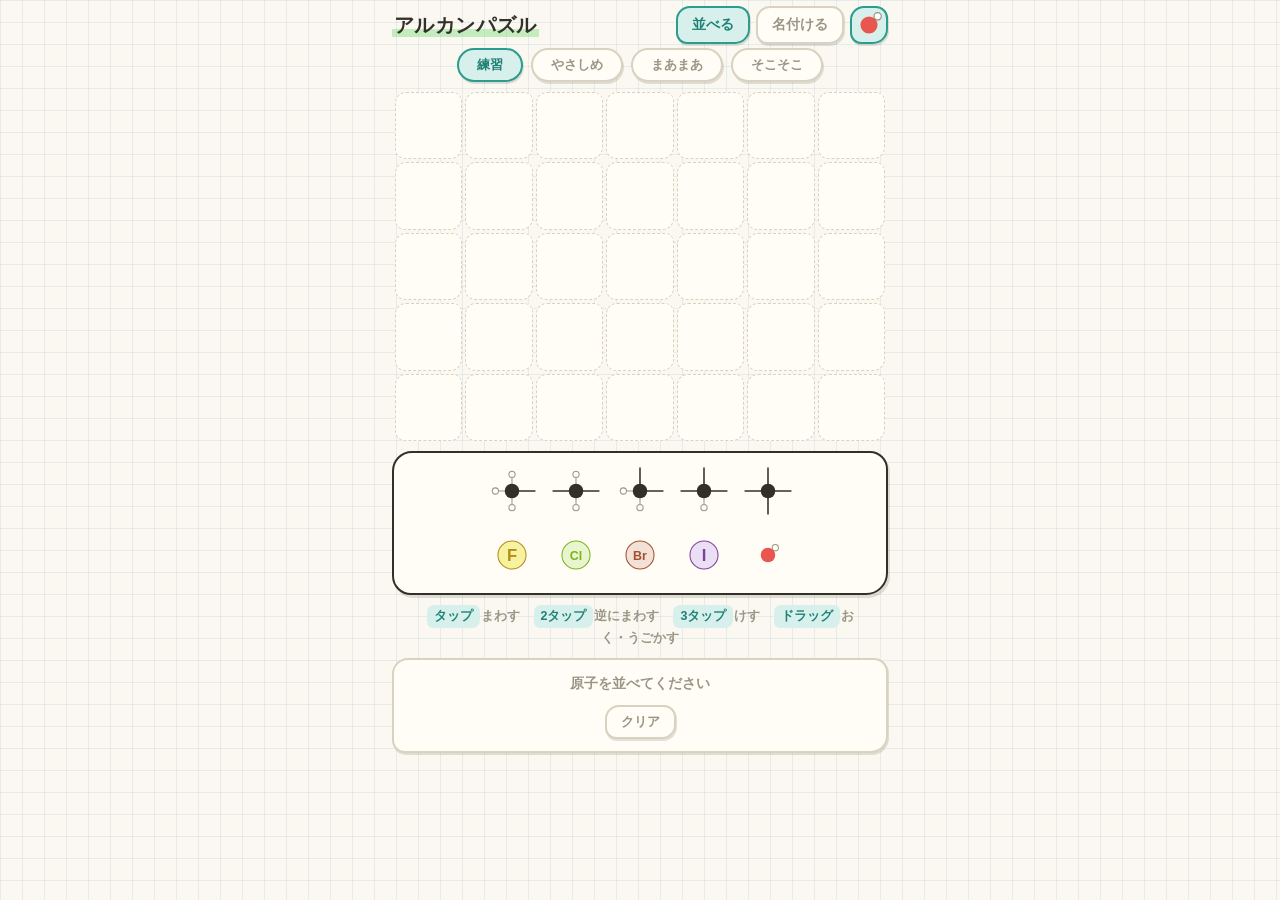
<file: beta_OH.html>
<!DOCTYPE html>
<html lang="ja">
<head>
<meta charset="UTF-8">
<meta name="viewport" content="width=device-width, initial-scale=1, maximum-scale=1, user-scalable=no">
<title>アルカンパズル</title>
<style>
  :root{
    /* ノート紙のトーン */
    --bg:#faf8f0;
    --paper:#fffdf6;
    --surface:#fffdf6;
    --grid-line:rgba(90,150,190,0.13);   /* 方眼罫の水色 */
    --border:#d8d3c0;
    --ink:#33302a;                        /* 手書きインク色 */
    --text:#33302a;
    --text-muted:#9a9585;
    --warning:#c9721a;
    --accent:#2a9d8f;
    --accent-ink:#1f8175;
    --accent-soft:#d7f0ec;
    --highlighter:rgba(120,220,120,0.42); /* 蛍光ペンの黄緑 */
    --shadow:rgba(60,55,40,0.14);
    --font-mono:'SFMono-Regular',Menlo,Consolas,monospace;
    --font-hand:'Hiragino Maru Gothic ProN','ヒラギノ丸ゴ ProN W4','Yu Gothic',YuGothic,'Rounded Mplus 1c',-apple-system,BlinkMacSystemFont,sans-serif;
    --cat-number-bg:#e3f0fb; --cat-number-border:#8fbfe4;
    --cat-multiplier-bg:#f1e8fb; --cat-multiplier-border:#c1a0e6;
    --cat-subname-bg:#e6f6ea; --cat-subname-border:#94cfa3;
    --cat-basename-bg:#fdf0e0; --cat-basename-border:#e8b877;
    color-scheme: light;
  }
  *{box-sizing:border-box;}
  body{
    margin:0;
    overflow-x:hidden;
    /* ダブルタップによる拡大縮小を抑止する(user-scalable=noはiOS Safariで無視されるため、
       touch-actionで明示する。グリッドのマス側は touch-action:none で別途上書きしている) */
    touch-action:manipulation;
    /* 方眼ノートの罫 + 生成りの紙 */
    background:
      linear-gradient(var(--grid-line) 1px, transparent 1px) 0 0/22px 22px,
      linear-gradient(90deg, var(--grid-line) 1px, transparent 1px) 0 0/22px 22px,
      var(--bg);
    color:var(--text);
    font-family:var(--font-hand);
    -webkit-tap-highlight-color:transparent;
    -webkit-user-select:none;
    user-select:none;
    -webkit-touch-callout:none;
  }
  #app{max-width:520px;margin:0 auto;padding:6px 12px 12px;}

  header{display:flex;align-items:center;justify-content:space-between;gap:8px;margin-bottom:4px;}
  header h1{
    font-size:20px;font-weight:800;margin:0;letter-spacing:.02em;
    color:var(--ink);
    /* 手書きの下線マーカー風 */
    background:linear-gradient(transparent 62%, var(--highlighter) 62%, var(--highlighter) 92%, transparent 92%);
    padding:0 2px;
  }
  #reset-btn{
    font-size:13px;font-family:var(--font-hand);font-weight:700;color:var(--text-muted);
    background:var(--surface);
    border:2px solid var(--border);border-radius:14px 12px 14px 11px;
    padding:6px 14px;box-shadow:1px 2px 0 var(--shadow);
    transition:transform .08s ease, box-shadow .08s ease;
  }
  #reset-btn:active{transform:translate(1px,2px);box-shadow:0 0 0 var(--shadow);}
  #reset-btn.disabled{opacity:.35;pointer-events:none;}
  .status #reset-btn{display:block;margin:10px auto 0;}

  /* ---- グリッド(方眼のマス) ---- */
  .grid{
    display:grid;grid-template-columns:repeat(7,minmax(0,1fr));gap:3px;
    width:min(94vw,490px);margin:0 auto 10px;touch-action:none;
  }
  .cell{
    position:relative;aspect-ratio:1;
    border:1.5px dashed var(--border);border-radius:11px 9px 12px 10px;
    background:var(--paper);
    touch-action:none;overflow:hidden;
    transition:border-color .12s ease;
  }
  .cell.filled{
    border-style:solid;border-width:1px;border-color:var(--border);cursor:pointer;
    box-shadow:none;
  }
  /* 非表示の列(アルカン並べ「そこそこ」の左右端): 背景の方眼罫がそのまま見えるようにする */
  .cell.hidden-col{border-color:transparent;background:transparent;pointer-events:none;}
  .rotor{width:100%;height:100%;transition:transform 220ms cubic-bezier(.34,1.7,.5,1);transform-origin:50% 50%;-webkit-user-drag:none;}

  /* ---- パレット ---- */
  .palette{
    display:flex;flex-direction:column;gap:6px;align-items:center;
    background:var(--surface);
    border:2.5px solid var(--ink);border-radius:20px 18px 22px 19px;
    padding:9px 10px;margin-bottom:10px;
    box-shadow:2px 3px 0 var(--shadow);
  }
  .palette-row{display:flex;gap:6px;justify-content:center;flex-wrap:wrap;}
  .palette-card{
    width:58px;text-align:center;padding:3px 2px;touch-action:none;cursor:grab;
    border-radius:12px;transition:transform .1s ease, background .1s ease;
  }
  .palette-card:active{transform:scale(.9) rotate(-3deg);background:var(--accent-soft);}
  .palette-card.selected{
    background:var(--accent-soft);outline:2.5px solid var(--accent);outline-offset:-1px;border-radius:12px;
  }
  .palette-card .icon{width:52px;height:52px;margin:0 auto;pointer-events:none;}
  .ghost{position:fixed;pointer-events:none;width:56px;height:56px;opacity:.9;z-index:999;filter:drop-shadow(2px 3px 2px var(--shadow));}

  /* ---- ヒント(手描きの付箋風) ---- */
  .hint{
    font-size:12.5px;color:var(--text-muted);text-align:center;
    margin:0 auto 8px;max-width:90%;font-weight:600;line-height:1.7;
  }
  .hint .keycap{
    display:inline-block;background:var(--accent-soft);color:var(--accent-ink);
    border-radius:7px 6px 8px 6px;padding:1px 7px;margin:0 1px;font-weight:800;
  }

  /* ---- ステータス(練習モード) ---- */
  .status{
    font-family:var(--font-hand);font-size:14px;color:var(--text-muted);
    background:var(--surface);
    border:2px solid var(--border);border-radius:16px 14px 17px 13px;
    padding:12px 14px;line-height:1.7;white-space:pre-wrap;text-align:center;font-weight:600;
    box-shadow:1px 2px 0 var(--shadow);
  }
  .status .name{color:var(--accent-ink);font-size:20px;font-weight:800;font-family:inherit;display:inline-block;margin-top:2px;}
  .common-name{font-size:.72em;color:var(--text-muted);font-weight:700;white-space:nowrap;}
  .status button, .objective button, .wordbank button{font-family:var(--font-hand);}
  .status button{
    margin-top:8px;font-size:14px;font-weight:800;padding:7px 18px;
    border-radius:14px 12px 15px 11px;border:2.5px solid var(--accent);
    background:var(--accent-soft);color:var(--accent-ink);box-shadow:1px 2px 0 var(--shadow);
    transition:transform .08s ease, box-shadow .08s ease;
  }
  .status button:active{transform:translate(1px,2px);box-shadow:0 0 0 var(--shadow);}

  /* ---- モードタブ ---- */
  .mode-controls{display:flex;align-items:stretch;gap:6px;flex-shrink:0;}
  .mode-tabs{display:flex;align-items:stretch;gap:6px;flex-shrink:0;}
  .mode-tab{
    font-size:14px;font-weight:700;padding:6px 14px;
    border-radius:14px 12px 15px 11px;border:2.5px solid var(--border);
    background:var(--surface);color:var(--text-muted);
    box-shadow:1px 2px 0 var(--shadow);
    transition:transform .08s ease, box-shadow .08s ease;
  }
  .mode-tab:active{transform:translate(1px,2px);box-shadow:0 0 0 var(--shadow);}
  .mode-tab.active{
    border-color:var(--accent);color:var(--accent-ink);font-weight:800;
    background:var(--accent-soft);
  }
  @media (max-width:380px){
    /* 狭い画面ではタイトルを省き、モード切替を1行に保つ */
    header{flex-wrap:nowrap;}
    header h1{display:none;}
    .mode-controls{margin-left:auto;}
  }

  /* ---- 難易度タブ ---- */
  .diff-tabs{display:flex;gap:8px;margin-bottom:8px;justify-content:center;}
  .diff-tab{
    font-size:13px;font-weight:700;padding:6px 18px;
    border-radius:999px;border:2.5px solid var(--border);
    background:var(--surface);color:var(--text-muted);
    box-shadow:1px 2px 0 var(--shadow);transition:transform .08s ease, box-shadow .08s ease;
  }
  .diff-tab:active{transform:translate(1px,2px);box-shadow:0 0 0 var(--shadow);}
  .diff-tab.active{border-color:var(--accent);color:var(--accent-ink);background:var(--accent-soft);font-weight:800;}
  /* 命名ルールは幅が足りない画面だけ ? ボタンにして、難易度タブの横並びを保つ */
  @media (max-width:430px){
    header h1{font-size:16px;}
    .diff-tab{padding-inline:10px;}
    #naming-rules-btn{flex:0 0 32px;width:32px;height:32px;padding:0;box-sizing:border-box;font-size:0;}
    #naming-rules-btn::before{content:'?';font-size:18px;line-height:1;}
  }
  .rules-content{font-family:var(--font-hand);}
  .rules-section{margin-bottom:16px;}
  .rules-section:last-child{margin-bottom:0;}
  .rules-section h3{font-size:15px;font-weight:800;color:var(--accent-ink);margin:0 0 6px;}
  .rules-section p{font-size:13.5px;line-height:1.7;color:var(--text);margin:0 0 6px;}
  .rules-section ul, .rules-section ol{margin:4px 0;padding-left:20px;font-size:13.5px;line-height:1.7;color:var(--text);}
  .rules-section li{margin-bottom:4px;}
  .rules-subhead{
    font-size:14px;font-weight:800;color:var(--ink);
    margin:14px 0 6px !important;padding-top:8px;border-top:1px dashed var(--border);
  }
  .rules-section .rules-subhead:first-of-type{border-top:none;padding-top:0;margin-top:4px !important;}
  .rules-order{
    font-family:var(--font-mono);font-size:12px;background:var(--bg);
    border:1px dashed var(--border);border-radius:8px;padding:8px 10px;
    color:var(--accent-ink);font-weight:700;line-height:1.6;
  }
  .rules-caption{
    text-align:center;font-weight:800;color:var(--accent-ink);font-size:13px;
    margin:2px 0 8px !important;
  }
  .rules-example{
    background:var(--bg);border:2px dashed var(--border);border-radius:10px 8px 11px 9px;
    padding:8px 12px;margin-bottom:8px;
  }
  .rules-example strong{font-size:14px;color:var(--accent-ink);}
  .rules-example p{margin:4px 0 0;font-size:13px;}
  .rule-diagram{
    display:grid;gap:2px;margin:10px auto;width:fit-content;
  }
  .rule-diagram-cell{
    width:36px;height:36px;
    border:1px dashed var(--border);border-radius:6px;background:var(--paper);
  }
  .rule-diagram-cell.filled{border-style:solid;}
  .rule-diagram-rotor{width:100%;height:100%;transform-origin:50% 50%;}
  .rule-diagram-cell svg{width:100%;height:100%;display:block;}

  /* ---- お題カード(アルカン並べ) ---- */
  .objective{
    position:relative;background:var(--surface);
    border:2.5px solid var(--accent);border-radius:18px 15px 19px 16px;
    padding:10px 12px;margin-bottom:10px;font-size:15px;text-align:center;line-height:1.6;font-weight:700;
    box-shadow:2px 3px 0 var(--shadow);
  }
  .objective .name{font-size:22px;font-weight:800;color:var(--accent-ink);display:inline-block;}
  .objective button{
    margin-top:8px;font-size:14px;font-weight:800;padding:7px 18px;
    border-radius:14px 12px 15px 11px;border:2.5px solid var(--accent);
    background:var(--accent);color:#fff;box-shadow:1px 2px 0 var(--shadow);
    transition:transform .08s ease, box-shadow .08s ease;
  }
  .objective button:active{transform:translate(1px,2px);box-shadow:0 0 0 var(--shadow);}
  .objective button.secondary{background:var(--surface);color:var(--text-muted);border-color:var(--border);}
  .objective-actions{display:flex;gap:8px;justify-content:center;margin-top:10px;}
  .objective-actions button{margin-top:0;}
  /* 不正解表示: お題テキストを左、次の問題へボタンを枠の右側に配置する */
  .objective-row{display:flex;align-items:center;justify-content:space-between;gap:10px;text-align:left;}
  .objective-row button{margin-top:0;flex-shrink:0;}
  .objective.success{background:var(--accent);border-color:var(--accent-ink);}
  .objective.success, .objective.success .name{color:#fff;}
  .objective.success button{background:#fff;color:var(--accent-ink);border-color:#fff;}

  /* 正解/不正解スタンプ(手描きSVGがドン、と現れる) */
  .stamp{
    position:absolute;top:50%;left:50%;
    width:130px;height:130px;
    pointer-events:none;z-index:5;
    transform:translate(-50%,-50%) rotate(-9deg) scale(0);
    animation:stamp-in .5s cubic-bezier(.2,1.5,.4,1) forwards;
    filter:drop-shadow(1px 2px 1px rgba(200,60,40,0.18));
  }
  .stamp svg{width:100%;height:100%;display:block;}
  /* 正解スタンプは付近タップで次の問題へ進めるようにする */
  .stamp.tappable{pointer-events:auto;cursor:pointer;}
  .stamp.tappable::after{
    content:'タップで次へ';
    position:absolute;left:50%;bottom:-22px;transform:translateX(-50%);
    font-size:11px;font-weight:700;color:var(--text-muted);white-space:nowrap;
    animation:hint-fade-in .4s ease .5s both;
  }
  @keyframes hint-fade-in{from{opacity:0;}to{opacity:.9;}}
  @keyframes stamp-in{
    0%{transform:translate(-50%,-50%) rotate(-9deg) scale(2.3);opacity:0;}
    55%{transform:translate(-50%,-50%) rotate(-9deg) scale(.86);opacity:1;}
    100%{transform:translate(-50%,-50%) rotate(-9deg) scale(1);opacity:1;}
  }
  @keyframes pop{0%{transform:scale(1);}40%{transform:scale(1.06);}100%{transform:scale(1);}}
  .pop{animation:pop .35s ease;}
  @media (prefers-reduced-motion: reduce){
    .stamp{animation:none;transform:translate(-50%,-50%) rotate(-9deg) scale(1);}
    .stamp.tappable::after{animation:none;opacity:.9;}
    .pop{animation:none;}
    .rotor{transition:none;}
  }

  /* ---- 単語バンク(アルカン名前) ---- */
  .wordbank{
    background:var(--surface);
    border:2.5px solid var(--ink);border-radius:20px 18px 21px 19px;
    padding:14px;margin-top:4px;box-shadow:2px 3px 0 var(--shadow);
  }
  .wordbank .preview{
    position:relative;overflow:hidden;
    font-size:18px;font-weight:800;height:44px;overflow-y:auto;text-align:center;
    margin-bottom:8px;padding:6px 10px;
    background:var(--bg);border:2px dashed var(--border);border-radius:12px 10px 13px 11px;
    color:var(--text-muted);line-height:1.5;
  }
  /* 回答確定後(結果表示中)は高さを固定せず、正解スタンプがはみ出して見えるようにする */
  .wordbank .preview.result{height:auto;min-height:44px;overflow:visible;padding-right:104px;}
  .wordbank .preview .name{color:var(--accent-ink);}
  .wordbank .preview button{
    margin-top:10px;font-size:14px;font-weight:800;padding:8px 20px;
    border-radius:14px 12px 15px 11px;border:2.5px solid var(--accent-ink);
    background:var(--accent);color:#fff;box-shadow:1px 2px 0 var(--shadow);
  }
  .answer-actions{display:flex;gap:8px;justify-content:center;margin-top:10px;}
  .answer-actions button{margin-top:0;}
  .answer-actions button.secondary{
    background:var(--surface);color:var(--accent-ink);border-color:var(--border);
  }
  .wordbank .row{display:flex;gap:5px;flex-wrap:wrap;justify-content:center;margin-bottom:6px;}
  .wordbank button{
    font-size:14px;font-weight:700;padding:3px 7px;
    border-radius:10px 8px 11px 9px;border:2px solid var(--border);
    background:var(--surface);color:var(--text);
    box-shadow:1px 2px 0 var(--shadow);transition:transform .07s ease, box-shadow .07s ease;
  }
  .wordbank button:active{transform:translate(1px,2px);box-shadow:0 0 0 var(--shadow);}
  .wordbank button.secondary{color:var(--text-muted);}
  .wordbank button.primary{background:var(--accent);color:#fff;border-color:var(--accent-ink);font-weight:800;}
  .wordbank .row.cat-number button{background:var(--cat-number-bg);border-color:var(--cat-number-border);}
  .wordbank .row.cat-multiplier button{background:var(--cat-multiplier-bg);border-color:var(--cat-multiplier-border);}
  .wordbank .row.cat-subname button{background:var(--cat-subname-bg);border-color:var(--cat-subname-border);}
  .wordbank .row.cat-basename button{background:var(--cat-basename-bg);border-color:var(--cat-basename-border);}
  /* 数字以外は縦の押しやすさを保ったまま、横だけ少しコンパクトにする */
  .wordbank .row.cat-multiplier button,
  .wordbank .row.cat-subname button,
  .wordbank .row.cat-basename button{padding-inline:3px;}
  .wordbank .row.cat-multiplier,
  .wordbank .row.cat-subname,
  .wordbank .row.cat-basename{gap:4px;}
  /* シクロとオールは、主鎖名と同程度に淡いローズベージュで共通表示する */
  .wordbank .row.cat-basename button.special-affix{background:#f5e6e8;border-color:#d7a7ad;}
  .wordbank.answered .row button{opacity:.4;pointer-events:none;}
  .wordbank .control-row{margin-top:0;margin-bottom:12px;gap:8px;}
  .wordbank .control-row button{padding:7px 16px;}

  /* 解答欄では文字が隠れないよう、スタンプを右寄せ・少し小さめにする */
  .stamp.stamp-side{
    left:auto;right:6px;top:50%;width:96px;height:96px;
    transform:translate(0,-50%) rotate(-9deg) scale(0);
    animation:stamp-in-side .5s cubic-bezier(.2,1.5,.4,1) forwards;
  }
  .stamp.stamp-side.tappable::after{left:50%;bottom:-18px;transform:translateX(-50%);}
  @keyframes stamp-in-side{
    0%{transform:translate(0,-50%) rotate(-9deg) scale(2.3);opacity:0;}
    55%{transform:translate(0,-50%) rotate(-9deg) scale(.86);opacity:1;}
    100%{transform:translate(0,-50%) rotate(-9deg) scale(1);opacity:1;}
  }
  .retry-hint{font-size:13px;font-weight:700;color:var(--accent-ink);}
  @media (prefers-reduced-motion: reduce){
    .stamp.stamp-side{animation:none;transform:translate(0,-50%) rotate(-9deg) scale(1);}
  }

  /* ---- 難易度設定(管理者向け・?admin=1のときだけ表示) ---- */
  .diff-tabs-row{display:flex;align-items:center;gap:8px;margin-bottom:10px;}
  .diff-tabs-row .diff-tabs{flex:1;margin-bottom:0;}
  .hydroxyl-toggle{
    flex:0 0 38px;align-self:stretch;width:38px;height:auto;padding:0;box-sizing:border-box;display:inline-flex;align-items:center;justify-content:center;overflow:hidden;
    border-radius:14px 12px 15px 11px;border:2.5px solid var(--border);background:var(--surface);box-shadow:1px 2px 0 var(--shadow);
    transition:transform .08s ease, box-shadow .08s ease;
  }
  .hydroxyl-toggle svg{width:100%;height:100%;display:block;transform:scale(1.8);transform-origin:center;}
  .hydroxyl-toggle.active{border-color:var(--accent);background:var(--accent-soft);}
  .hydroxyl-toggle:active:not(:disabled){transform:translate(1px,2px);box-shadow:0 0 0 var(--shadow);}
  .hydroxyl-toggle:disabled{cursor:default;opacity:1;}
  .gear-btn{
    flex-shrink:0;width:38px;height:38px;padding:0;box-sizing:border-box;line-height:1;display:inline-flex;align-items:center;justify-content:center;
    border-radius:50%;border:2px solid var(--border);background:var(--surface);color:var(--text-muted);
    box-shadow:1px 2px 0 var(--shadow);transition:transform .08s ease, box-shadow .08s ease;
  }
  .gear-icon{width:32px;height:32px;flex:none;stroke:currentColor;stroke-width:2;stroke-linecap:round;stroke-linejoin:round;fill:none;}
  .gear-btn:active{transform:translate(1px,2px) rotate(20deg);box-shadow:0 0 0 var(--shadow);}

  .modal-overlay{
    position:fixed;inset:0;background:rgba(40,36,26,0.45);
    display:flex;align-items:flex-end;justify-content:center;z-index:100;
  }
  .modal-box{
    width:100%;max-width:480px;max-height:88vh;overflow-y:auto;
    background:var(--paper);border-radius:22px 22px 0 0;
    border:2.5px solid var(--ink);border-bottom:none;
    padding:18px 18px 24px;box-shadow:0 -4px 0 var(--shadow);
    font-family:var(--font-hand);
  }
  @media (min-width:560px){
    .modal-overlay{align-items:center;}
    .modal-box{border-radius:20px;border-bottom:2.5px solid var(--ink);box-shadow:2px 4px 0 var(--shadow);}
  }
  .modal-header{display:flex;align-items:center;justify-content:space-between;margin-bottom:10px;}
  .modal-header h2{font-size:18px;font-weight:800;margin:0;color:var(--ink);}
  .modal-close{
    width:32px;height:32px;font-size:18px;border-radius:50%;
    border:2px solid var(--border);background:var(--surface);color:var(--text-muted);
  }
  .modal-game-tabs, .modal-tier-tabs{display:flex;gap:6px;margin-bottom:10px;}
  .modal-game-tabs button, .modal-tier-tabs button{
    flex:1;font-size:13px;font-weight:700;padding:8px 4px;
    border-radius:12px 10px 13px 11px;border:2px solid var(--border);
    background:var(--surface);color:var(--text-muted);
  }
  .modal-game-tabs button.active, .modal-tier-tabs button.active{
    border-color:var(--accent);color:var(--accent-ink);background:var(--accent-soft);font-weight:800;
  }
  .settings-row{
    display:flex;align-items:center;justify-content:space-between;gap:10px;
    padding:10px 2px;border-bottom:1px dashed var(--border);
  }
  .settings-row:last-of-type{border-bottom:none;}
  .settings-label{font-size:14px;font-weight:700;color:var(--text);}
  .stepper, .stepper-range{display:flex;align-items:center;gap:6px;flex-shrink:0;}
  .stepper button{
    width:28px;height:28px;font-size:16px;font-weight:800;line-height:1;
    border-radius:8px;border:2px solid var(--border);background:var(--surface);color:var(--accent-ink);
  }
  .stepper button:active{transform:translate(1px,1px);}
  .stepper-value{min-width:22px;text-align:center;font-size:15px;font-weight:800;color:var(--ink);}
  .stepper-tilde{color:var(--text-muted);font-size:13px;}
  .ring-checkboxes{display:flex;gap:10px;}
  .ring-checkbox{display:flex;align-items:center;gap:3px;font-size:13px;font-weight:700;color:var(--text);}
  .ring-checkbox input{width:16px;height:16px;accent-color:var(--accent);}
  .settings-toggle{
    font-size:13px;font-weight:800;padding:6px 16px;border-radius:999px;
    border:2px solid var(--border);background:var(--surface);color:var(--text-muted);
  }
  .settings-toggle.on{border-color:var(--accent);color:#fff;background:var(--accent);}
  .settings-warning{
    margin-top:10px;padding:10px 12px;font-size:12.5px;font-weight:700;line-height:1.6;
    color:#a6480f;background:#fdf0dd;border:2px dashed var(--warning);border-radius:10px 8px 11px 9px;
  }
  .modal-actions{display:flex;gap:8px;margin-top:14px;}
  .modal-actions button{
    flex:1;font-size:13px;font-weight:700;padding:9px 6px;
    border-radius:12px 10px 13px 11px;border:2px solid var(--border);
    background:var(--surface);color:var(--text-muted);
  }
  #settings-export-btn{border-color:var(--accent);color:var(--accent-ink);}
  .settings-export-area{
    width:100%;height:120px;margin-top:10px;font-family:var(--font-mono);font-size:11px;
    border:2px dashed var(--border);border-radius:10px;padding:8px;box-sizing:border-box;
    background:var(--bg);color:var(--text);
  }
</style>
</head>
<body>
<div id="app">
  <header>
    <h1>アルカンパズル</h1>
    <div class="mode-controls">
      <div class="mode-tabs" id="mode-tabs">
        <button class="mode-tab active" data-mode="game1">並べる</button>
        <button class="mode-tab" data-mode="game2">名付ける</button>
      </div>
      <button id="hydroxyl-toggle" class="hydroxyl-toggle" type="button" aria-pressed="true" title="ヒドロキシ基を出題数に含める" aria-label="ヒドロキシ基を出題数に含める"></button>
    </div>
  </header>
  <div class="diff-tabs-row">
    <div class="diff-tabs" id="diff-tabs">
      <button class="diff-tab active" data-diff="practice">練習</button>
      <button class="diff-tab" data-diff="easy">やさしめ</button>
      <button class="diff-tab" data-diff="medium">まあまあ</button>
      <button class="diff-tab" data-diff="hard">そこそこ</button>
      <button id="naming-rules-btn" class="diff-tab" style="display:none;" type="button" title="命名ルール" aria-label="命名ルール">命名ルール</button>
    </div>
    <button id="settings-gear" class="gear-btn" style="display:none;" type="button" title="難易度設定" aria-label="難易度設定">
      <svg class="gear-icon" viewBox="0 0 24 24" aria-hidden="true">
        <circle cx="12" cy="12" r="3.5"></circle>
        <path d="M12 3.5v2M12 18.5v2M20.5 12h-2M5.5 12h-2M18.01 5.99 16.6 7.4M7.4 16.6 5.99 18.01M18.01 18.01 16.6 16.6M7.4 7.4 5.99 5.99"></path>
      </svg>
    </button>
  </div>
  <div class="objective" id="objective" style="display:none;"></div>
  <div class="grid" id="grid"></div>
  <div class="palette" id="palette"></div>
  <p class="hint" id="hint"><span class="keycap">タップ</span>まわす　<span class="keycap">2タップ</span>逆にまわす　<span class="keycap">3タップ</span>けす　<span class="keycap">ドラッグ</span>おく・うごかす</p>
  <div class="status" id="status">原子を並べてください</div>
  <div class="wordbank" id="wordbank" style="display:none;"></div>
</div>

<div class="modal-overlay" id="settings-modal" style="display:none;">
  <div class="modal-box">
    <div class="modal-header">
      <h2>難易度設定</h2>
      <button id="settings-close" class="modal-close" type="button">×</button>
    </div>
    <div class="modal-game-tabs" id="modal-game-tabs">
      <button class="modal-game-tab active" data-game="game1">並べる</button>
      <button class="modal-game-tab" data-game="game2">名付ける</button>
    </div>
    <div class="modal-tier-tabs" id="modal-tier-tabs">
      <button class="modal-tier-tab active" data-tier="easy">やさしめ</button>
      <button class="modal-tier-tab" data-tier="medium">まあまあ</button>
      <button class="modal-tier-tab" data-tier="hard">そこそこ</button>
    </div>
    <div id="settings-form"></div>
    <div id="settings-warning" class="settings-warning" style="display:none;"></div>
    <div class="modal-actions">
      <button id="settings-export-btn" type="button">コードとして書き出す</button>
      <button id="settings-reset-btn" type="button">既定値に戻す</button>
    </div>
    <textarea id="settings-export-area" class="settings-export-area" style="display:none;" readonly spellcheck="false"></textarea>
  </div>
</div>

<div class="modal-overlay" id="rules-modal" style="display:none;">
  <div class="modal-box">
    <div class="modal-header">
      <h2>置換基・アルコールの命名法</h2>
      <button id="rules-close" class="modal-close" type="button">×</button>
    </div>
    <div class="rules-content">
      <section class="rules-section">
        <h3>全体の流れ</h3>
        <ol>
          <li>OHがあるときは、OHを最も多く含む主鎖または環を決める</li>
          <li>置換基に位置番号をつける</li>
          <li>決まった順番（アルファベット順）で名前を書く</li>
        </ol>
      </section>

      <section class="rules-section">
        <h3>アルコール（OH）があるとき</h3>
        <ul>
          <li>OHの位置番号を最も小さくする。立体異性は扱わない。</li>
          <li>1個なら「オール」：メタノール、エタノール、1-プロパノール、シクロヘキサノール</li>
          <li>2個以上なら既存の数詞を使う：1,2-エタンジオール、1,2-シクロヘキサンジオール</li>
          <li>同じ炭素にOHを2個付けるジェミナルジオールは出題しない。</li>
        </ul>
      </section>

      <section class="rules-section">
        <h3>慣用名とIUPAC名（参考）</h3>
        <ul>
          <li>エチレングリコール：ethane-1,2-diol</li>
          <li>グリセリン：propane-1,2,3-triol</li>
          <li>エリスリトール：butane-1,2,3,4-tetrol</li>
          <li>キシリトール：pentane-1,2,3,4,5-pentol</li>
        </ul>
        <p>立体異性は扱わないため、立体配置の表記は省略している。</p>
      </section>

      <section class="rules-section">
        <h3>位置番号の決め方</h3>

        <p class="rules-subhead">(a) 位置番号の組み合わせは最小になる方を選ぶ</p>
        <ul>
          <li>主鎖には両端があり、番号のつけ方は複数候補がある</li>
          <li>各候補の位置番号を順に並べ、先頭から順に比較し、<strong>最初に違いが出たところ</strong>で判定</li>
        </ul>

        <p class="rules-caption">5-ブロモ-2-クロロ-2-フルオロ-1-ヨード-4-メチルペンタン</p>
        <div class="rule-diagram" id="diagram-rulea"></div>
        <ul>
          <li>左から：{1,2,<strong>2</strong>,4,5}／右から：{1,2,<strong>4</strong>,4,5}</li>
          <li>1〜2個目は同点、3個目で 2 &lt; 4 → 「左から」が正しい</li>
        </ul>

        <p class="rules-subhead">(b) 環の場合も考え方は同じ</p>
        <ul>
          <li>環には時計回り・反時計回りの2方向があり、(a)と同様に両方の位置番号の組み合わせを作って比較する</li>
          <li>置換基が1つだけの場合、位置番号は不要（例：メチルシクロヘキサン）</li>
        </ul>

        <p class="rules-subhead">(c) (a)(b)で比較しても同点なら、アルファベット順で先の置換基に小さい番号</p>
        <p class="rules-order">bromo &lt; chloro &lt; ethyl &lt; fluoro &lt; iodo &lt; methyl</p>
        <p>（英語のつづり順。五十音順ではない）</p>

        <p class="rules-subhead">（コツ）判断に悩んだら</p>
        <p><strong>(d) 環状構造で、1つの炭素に置換基が2つある「二置換炭素」があれば、そこが1番の最有力候補</strong></p>
        <ul>
          <li>二置換炭素を1番にすると、他のどの位置から始めるより位置番号の組み合わせが小さくなりやすい</li>
          <li>該当する炭素があれば、まずそこを1番候補として検討する</li>
        </ul>
      </section>

      <section class="rules-section">
        <h3>名前を書く順番</h3>
        <ul>
          <li>位置番号の大小や、(c)のような同点判定の有無にかかわらず、置換基名は常にアルファベット順に並べて書く</li>
        </ul>
      </section>

      <section class="rules-section">
        <h3>具体例</h3>

        <div class="rules-example">
          <strong>例1：基本パターン</strong>
          <div class="rule-diagram" id="diagram-ex1"></div>
          <p>✅ 2-クロロ-3-メチルペンタン<br>❌ 4-クロロ-3-メチルペンタン</p>
          <ul>
            <li>炭素5個の鎖にクロロ・メチル。左から{2,3}、右から{3,4}</li>
            <li>1個目で 2&lt;3 → 左からが正解</li>
          </ul>
        </div>

        <div class="rules-example">
          <strong>例2：2個目まで比べて決まる</strong>
          <div class="rule-diagram" id="diagram-ex2"></div>
          <p>✅ 6-ブロモ-2-クロロ-3-メチルヘプタン<br>❌ 2-ブロモ-6-クロロ-5-メチルヘプタン</p>
          <ul>
            <li>炭素7個の鎖にブロモ・クロロ・メチル。左から{2,3,6}、右から{2,5,6}</li>
            <li>1個目は同点（2）、2個目で 3&lt;5 → 左からが正解</li>
            <li>「1個目が同じだから以降は不問」は誤り</li>
          </ul>
        </div>

        <div class="rules-example">
          <strong>例3：環＋真の同点（アルファベット順で決着）</strong>
          <div class="rule-diagram" id="diagram-ex3"></div>
          <p>✅ 1-エチル-2-フルオロシクロヘキサン<br>❌ 2-エチル-1-フルオロシクロヘキサン</p>
          <ul>
            <li>炭素6個の環にエチル・フルオロが隣接。両方向とも{1,2}で完全に同点</li>
            <li>ethyl(e) &lt; fluoro(f) → エチルに小さい番号1を与える</li>
          </ul>
        </div>

        <div class="rules-example">
          <strong>例4：二置換炭素が1位の最有力候補</strong>
          <div class="rule-diagram" id="diagram-ex4"></div>
          <p>✅ 2,6-ジブロモ-1-ヨード-1,3-ジメチルシクロヘキサン</p>
          <ul>
            <li>炭素6個の環にブロモ×2・ヨード×1・メチル×2</li>
            <li>ヨードとメチルが同じ炭素につく箇所を1位とする</li>
            <li>あとは時計回り・反時計回りで位置番号が小さくなる方を選ぶ</li>
          </ul>
        </div>

        <div class="rules-example">
          <strong>例5：OHを優先してから、側鎖の番号を比べる</strong>
          <div class="rule-diagram" id="diagram-ex5"></div>
          <p>✅ 2,2,8-トリブロモ-7-メチル-1,4-シクロオクタンジオール</p>
          <ul>
            <li>まずOHの位置番号が最小になるようにして、1,4-ジオールを選ぶ</li>
            <li>残る二方向では、側鎖の番号列 {2,2,7,8} と {3,3,5,6} を比べる</li>
            <li>最初に違う 2 &lt; 3 により、ブロモを 2,2,8、メチルを7番にする</li>
          </ul>
        </div>
      </section>
    </div>
  </div>
</div>

<script>
(function(){
  'use strict';

  // ============================================================
  // 定数・方向ユーティリティ
  // ============================================================
  const ROWS = 5, COLS = 7;
  const DIR_ORDER = ['N', 'E', 'S', 'W'];
  const OPPOSITE = { N: 'S', S: 'N', E: 'W', W: 'E' };
  const DELTA = { N: [-1, 0], S: [1, 0], E: [0, 1], W: [0, -1] }; // [drow, dcol]
  const VEC = { N: [0, -1], S: [0, 1], E: [1, 0], W: [-1, 0] };   // SVG上の[dx, dy]

  const PANEL_ARM_TABLE = { 1: ['E'], 2: ['N', 'S'], 3: ['N', 'E'], 4: ['N', 'W', 'E'], 5: ['N', 'E', 'S', 'W'] };
  const PANEL_LABELS = { 1: '末端', 2: '直線', 3: 'かど', 4: '分岐', 5: '四級' };
  // 練習モードでは主鎖を炭素35(ペンタトリアコンタン)まで組めるようにするため、35まで用意する。
  // 21以降は「1の位+10の位語幹」の組み合わせ方式に変わるため、個別の綴りを列挙している。
  const CHAIN_NAMES = [
    '', 'メタン', 'エタン', 'プロパン', 'ブタン', 'ペンタン', 'ヘキサン', 'ヘプタン', 'オクタン', 'ノナン', 'デカン',
    'ウンデカン', 'ドデカン', 'トリデカン', 'テトラデカン', 'ペンタデカン', 'ヘキサデカン', 'ヘプタデカン', 'オクタデカン', 'ノナデカン', 'イコサン',
    'ヘンイコサン', 'ドコサン', 'トリコサン', 'テトラコサン', 'ペンタコサン', 'ヘキサコサン', 'ヘプタコサン', 'オクタコサン', 'ノナコサン', 'トリアコンタン',
    'ヘントリアコンタン', 'ドトリアコンタン', 'トリトリアコンタン', 'テトラトリアコンタン', 'ペンタトリアコンタン',
  ];
  const SUBSTITUENT_NAME_BY_LENGTH = { 1: 'メチル', 2: 'エチル' };
  // アルファベット順(bromo, chloro, ethyl, fluoro, iodo, methyl)。日本語の五十音順ではない点に注意。
  const SUBSTITUENT_ORDER = { 'ブロモ': 0, 'クロロ': 1, 'エチル': 2, 'フルオロ': 3, 'ヨード': 4, 'メチル': 5 };
  // index = 同じ置換基の個数。同一置換基を20個まで置いても倍数接頭語が付けられるようにする。
  const MULTIPLIER_PREFIX = [
    '', '', 'ジ', 'トリ', 'テトラ', 'ペンタ', 'ヘキサ', 'ヘプタ', 'オクタ', 'ノナ', 'デカ',
    'ウンデカ', 'ドデカ', 'トリデカ', 'テトラデカ', 'ペンタデカ', 'ヘキサデカ', 'ヘプタデカ', 'オクタデカ', 'ノナデカ', 'イコサ',
  ];
  // ハロゲン(F/Cl/Br/I): 一価の原子なので必ず1マス・末端(type1相当)になる
  const HALOGEN_INFO = {
    F: { name: 'フルオロ', stroke: '#B08D1A', fill: '#F7F2A0' },
    Cl: { name: 'クロロ', stroke: '#7CB518', fill: '#E8F5D0' },
    Br: { name: 'ブロモ', stroke: '#A0522D', fill: '#F3E0D6' },
    I: { name: 'ヨード', stroke: '#7B4397', fill: '#EBDFF5' },
  };
  const HYDROXYL_ELEMENT = 'OH';
  const HYDROXYL_FILL = '#E8564F';
  const HALOGEN_ELEMENT_BY_NAME = { 'フルオロ': 'F', 'クロロ': 'Cl', 'ブロモ': 'Br', 'ヨード': 'I' };
  // 出題(生成)で使う置換基の種類プール。長さはエチルのみ2、それ以外は1。
  const SUBSTITUENT_SPECIES = ['メチル', 'エチル', 'フルオロ', 'クロロ', 'ブロモ', 'ヨード'];
  const SUBSTITUENT_LENGTH = { 'メチル': 1, 'エチル': 2, 'フルオロ': 1, 'クロロ': 1, 'ブロモ': 1, 'ヨード': 1, [HYDROXYL_ELEMENT]: 1 };
  // 環は原子1個分の余白しか確保していないため、エチル(2マス必要)は対象外にする
  const RING_SUBSTITUENT_SPECIES = ['メチル', 'フルオロ', 'クロロ', 'ブロモ', 'ヨード'];

  function rotateCW(dir, times) {
    const i = DIR_ORDER.indexOf(dir);
    return DIR_ORDER[((i + times) % 4 + 4) % 4];
  }
  function getActiveDirections(panel) {
    const base = PANEL_ARM_TABLE[panel.type];
    const steps = (panel.rotation / 90) % 4;
    return new Set(base.map((d) => rotateCW(d, steps)));
  }
  function isHalogenPanel(panel) {
    return !!panel && !!panel.element && panel.element !== 'C';
  }
  // 炭素側から「このマスへ向かって」手を伸ばしている隣接方向の一覧を返す。
  // (隣が炭素で、その炭素の手がこちら側=OPPOSITE[dir]を向いているとき、その方向を含める)
  function incomingCarbonDirections(grid, r, c) {
    const dirs = [];
    for (const dir of DIR_ORDER) {
      const [dr, dc] = DELTA[dir];
      const nr = r + dr, nc = c + dc;
      if (nr < 0 || nr >= ROWS || nc < 0 || nc >= COLS) continue;
      const neighbor = grid[nr][nc];
      if (!neighbor || isHalogenPanel(neighbor)) continue; // 炭素からの手だけを数える
      if (getActiveDirections(neighbor).has(OPPOSITE[dir])) dirs.push(dir);
    }
    return dirs;
  }
  // そのマスのパネルが実際に結合を形成している方向の集合を返す(グリッド全体の文脈が必要)。
  // ・炭素: 自身の手の向き(getActiveDirections)がそのまま結合方向。
  // ・ハロゲン: 向きを持たない一価原子。上下左右のうち「炭素の手がちょうど1方向だけ」来ているとき、
  //   その1方向へ自動で結合する。0方向、または2方向以上のときは結合しない(手を出さない)。
  function getBondDirections(grid, r, c) {
    const panel = grid[r][c];
    if (!panel) return new Set();
    if (isHalogenPanel(panel)) {
      const incoming = incomingCarbonDirections(grid, r, c);
      return incoming.length === 1 ? new Set(incoming) : new Set();
    }
    return getActiveDirections(panel);
  }
  function toBaseDir(actualDir, rotationDeg) {
    const steps = (rotationDeg / 90) % 4;
    return rotateCW(actualDir, (4 - steps) % 4);
  }

  // ============================================================
  // 命名エンジン(naming-engine.jsで検証済みのロジックと同一)
  // ============================================================
  function checkMismatches(grid) {
    const mismatches = [];
    for (let r = 0; r < ROWS; r++) {
      for (let c = 0; c < COLS; c++) {
        const panel = grid[r][c];
        if (!panel) continue;
        const bonds = getBondDirections(grid, r, c);
        for (const dir of bonds) {
          const [dr, dc] = DELTA[dir];
          const nr = r + dr, nc = c + dc;
          const inBounds = nr >= 0 && nr < ROWS && nc >= 0 && nc < COLS;
          const neighbor = inBounds ? grid[nr][nc] : null;
          if (!neighbor) {
            mismatches.push({ r, c, dir, reason: 'DANGLING_BOND' });
            continue;
          }
          // 相手側も同じ結合を張り返しているか(ハロゲンの自動結合もこの1本の判定に含まれる)
          const neighborBonds = getBondDirections(grid, nr, nc);
          if (!neighborBonds.has(OPPOSITE[dir])) {
            mismatches.push({ r, c, dir, reason: 'ONE_SIDED_BOND' });
          }
        }
      }
    }
    return mismatches;
  }

  function buildGraph(grid) {
    const adjacency = new Map();
    const nodeIds = [];
    const elements = new Map();
    const idOf = (r, c) => `${r},${c}`;

    for (let r = 0; r < ROWS; r++) {
      for (let c = 0; c < COLS; c++) {
        if (grid[r][c]) {
          nodeIds.push(idOf(r, c));
          adjacency.set(idOf(r, c), new Set());
          elements.set(idOf(r, c), grid[r][c].element || 'C');
        }
      }
    }
    for (let r = 0; r < ROWS; r++) {
      for (let c = 0; c < COLS; c++) {
        const panel = grid[r][c];
        if (!panel) continue;
        for (const dir of getBondDirections(grid, r, c)) {
          const [dr, dc] = DELTA[dir];
          const nr = r + dr, nc = c + dc;
          if (nr < 0 || nr >= ROWS || nc < 0 || nc >= COLS || !grid[nr][nc]) continue;
          adjacency.get(idOf(r, c)).add(idOf(nr, nc));
          adjacency.get(idOf(nr, nc)).add(idOf(r, c));
        }
      }
    }
    return { nodeIds, adjacency, elements };
  }

  function checkConnectivity(graph) {
    const { nodeIds, adjacency } = graph;
    if (nodeIds.length === 0) return { allConnected: true, islands: [] };
    const visited = new Set([nodeIds[0]]);
    const queue = [nodeIds[0]];
    while (queue.length) {
      const cur = queue.shift();
      for (const next of adjacency.get(cur)) {
        if (!visited.has(next)) { visited.add(next); queue.push(next); }
      }
    }
    return { allConnected: visited.size === nodeIds.length, islands: nodeIds.filter((id) => !visited.has(id)) };
  }

  function countEdges(graph) {
    let sum = 0;
    for (const n of graph.adjacency.values()) sum += n.size;
    return sum / 2;
  }
  function classifyStructure(graph) {
    const V = graph.nodeIds.length, E = countEdges(graph);
    const cyclomatic = E - V + 1;
    if (cyclomatic === 0) return 'ALKANE';
    if (cyclomatic === 1) return 'CYCLOALKANE';
    return 'UNSUPPORTED_MULTI_RING';
  }

  function bfsDistancesAndParents(adjacency, start) {
    const dist = new Map([[start, 0]]);
    const parent = new Map([[start, null]]);
    const queue = [start];
    while (queue.length) {
      const cur = queue.shift();
      for (const next of adjacency.get(cur)) {
        if (!dist.has(next)) { dist.set(next, dist.get(cur) + 1); parent.set(next, cur); queue.push(next); }
      }
    }
    return { dist, parent };
  }
  function reconstructPath(parent, from, to) {
    const path = [to];
    let cur = to;
    while (cur !== from) { cur = parent.get(cur); path.push(cur); }
    return path.reverse();
  }

  function extractSubstituents(graph, backboneSet) {
    const substituents = [];
    for (const node of backboneSet) {
      for (const neighbor of graph.adjacency.get(node)) {
        if (backboneSet.has(neighbor)) continue;

        const neighborElement = graph.elements.get(neighbor);
        if (neighborElement !== 'C') {
          if (neighborElement === HYDROXYL_ELEMENT) continue; // OHは主官能基として別途集計する
          // ハロゲンは一価なので、この1マスで置換基が確定する(さらに先に何か繋がっていたら不正な構造)
          const further = [...graph.adjacency.get(neighbor)].filter((n) => n !== node);
          if (further.length > 0) throw new Error('UNSUPPORTED_SUBSTITUENT');
          substituents.push({ backboneNode: node, length: 1, name: HALOGEN_INFO[neighborElement].name });
          continue;
        }

        const subtreeNodes = new Set([neighbor]);
        const queue = [neighbor];
        let branchOk = true;
        while (queue.length) {
          const cur = queue.shift();
          const nexts = [...graph.adjacency.get(cur)].filter((n) => n !== node && !backboneSet.has(n));
          if (subtreeNodes.size > 1 && nexts.length > 1) branchOk = false;
          for (const n of nexts) {
            if (graph.elements.get(n) !== 'C') throw new Error('UNSUPPORTED_SUBSTITUENT'); // 炭素鎖の途中にハロゲンが混ざる形は未対応
            if (!subtreeNodes.has(n)) { subtreeNodes.add(n); queue.push(n); }
          }
        }
        const length = subtreeNodes.size;
        if (!branchOk || length > 2) throw new Error('UNSUPPORTED_SUBSTITUENT');
        substituents.push({ backboneNode: node, length, name: SUBSTITUENT_NAME_BY_LENGTH[length] });
      }
    }
    return substituents;
  }

  function hydroxylLocants(graph, orderedBackbone) {
    const backboneSet = new Set(orderedBackbone);
    const locants = [];
    for (const node of orderedBackbone) {
      for (const neighbor of graph.adjacency.get(node)) {
        if (graph.elements.get(neighbor) === HYDROXYL_ELEMENT) {
          if (graph.adjacency.get(neighbor).size !== 1) throw new Error('INVALID_HYDROXYL');
          locants.push(orderedBackbone.indexOf(node) + 1);
        }
      }
    }
    // 親構造外のOHを「ヒドロキシ置換基」としては扱わない。ベータでは主鎖・主環に
    // すべてのOHが載る構造だけを命名対象とし、生成器もその条件を満たすものを選ぶ。
    const allHydroxyls = graph.nodeIds.filter((id) => graph.elements.get(id) === HYDROXYL_ELEMENT);
    if (locants.length !== allHydroxyls.length || new Set(locants).size !== locants.length) {
      throw new Error('UNSUPPORTED_HYDROXYL_LAYOUT');
    }
    return locants.sort((a, b) => a - b);
  }

  function validateHydroxyls(graph) {
    for (const id of graph.nodeIds) {
      if (graph.elements.get(id) !== HYDROXYL_ELEMENT) continue;
      const neighbors = [...graph.adjacency.get(id)];
      if (neighbors.length !== 1 || graph.elements.get(neighbors[0]) !== 'C') throw new Error('INVALID_HYDROXYL');
    }
    for (const id of graph.nodeIds) {
      if (graph.elements.get(id) !== 'C') continue;
      const hydroxylCount = [...graph.adjacency.get(id)].filter((n) => graph.elements.get(n) === HYDROXYL_ELEMENT).length;
      if (hydroxylCount > 1) throw new Error('GEMINAL_DIOL');
    }
  }

  function buildSubstituentPrefix(locantedSubstituents) {
    if (locantedSubstituents.length === 0) return '';
    const groups = new Map();
    for (const s of locantedSubstituents) {
      if (!groups.has(s.name)) groups.set(s.name, []);
      groups.get(s.name).push(s.locant);
    }
    const sortedNames = [...groups.keys()].sort((a, b) => SUBSTITUENT_ORDER[a] - SUBSTITUENT_ORDER[b]);
    return sortedNames.map((name) => {
      const locants = groups.get(name).sort((a, b) => a - b);
      return `${locants.join(',')}-${MULTIPLIER_PREFIX[locants.length] || ''}${name}`;
    }).join('-');
  }

  function buildAlcoholName(parentName, hydroxylLocantList, locantedSubstituents, isCyclo) {
    const prefix = buildSubstituentPrefix(locantedSubstituents);
    const count = hydroxylLocantList.length;
    if (count === 0) return prefix + parentName;
    const alcoholStem = parentName.endsWith('ン') ? parentName.slice(0, -1) + 'ノール' : parentName + 'オール';
    if (count === 1) {
      const omitLocant = isCyclo || parentName === 'メタン' || parentName === 'エタン';
      const alcoholPart = omitLocant ? alcoholStem : `${hydroxylLocantList[0]}-${alcoholStem}`;
      return prefix ? (omitLocant ? prefix + alcoholPart : `${prefix}-${alcoholPart}`) : alcoholPart;
    }
    const alcoholPart = `${hydroxylLocantList.join(',')}-${parentName}${MULTIPLIER_PREFIX[count]}オール`;
    return prefix ? `${prefix}-${alcoholPart}` : alcoholPart;
  }

  function buildName(baseName, locantedSubstituents) {
    return buildSubstituentPrefix(locantedSubstituents) + baseName;
  }

  // 判定用の名称は変えず、表示だけに代表的な慣用名を添える。
  const COMMON_ALCOHOL_NAME = {
    '1,2-エタンジオール': 'エチレングリコール',
    '1,2,3-プロパントリオール': 'グリセリン',
    '1,2,3,4-ブタンテトラオール': 'エリスリトール',
    '1,2,3,4,5-ペンタンペンタオール': 'キシリトール',
  };
  function displayCompoundName(name) {
    const commonName = COMMON_ALCOHOL_NAME[name];
    return commonName ? `${name}<span class="common-name">（${commonName}）</span>` : name;
  }
  function compareLocantArrays(a, b) {
    const len = Math.max(a.length, b.length);
    for (let i = 0; i < len; i++) {
      const av = a[i] ?? Infinity, bv = b[i] ?? Infinity;
      if (av !== bv) return av - bv;
    }
    return 0;
  }

  // 置換基をアルファベット順(同名なら位置番号順)に並べたときの、位置番号だけの配列を作る。
  // 「位置番号の組み合わせ」が同点の候補同士を比べるときのタイブレークに使う
  // (IUPACの規則: 同点なら、アルファベット順で先に来る置換基により小さい番号を与える)。
  function alphabeticalLocants(rawSubstituents, locantOf) {
    return rawSubstituents
      .map((s) => ({ order: SUBSTITUENT_ORDER[s.name], locant: locantOf(s) }))
      .sort((a, b) => (a.order - b.order) || (a.locant - b.locant))
      .map((x) => x.locant);
  }

  // 番号の付け方の候補を2段階で比較する。
  // ①位置番号の組み合わせ全体(小さい方が優先)。②それが同点なら、アルファベット順で先に来る
  // 置換基がより小さい番号になっている方を優先する。
  function compareNumberingCandidates(a, b) {
    const bySet = compareLocantArrays(a.locants, b.locants);
    if (bySet !== 0) return bySet;
    return compareLocantArrays(a.alphaLocants, b.alphaLocants);
  }

  // メタン置換体(炭素が1個だけの構造)専用の名前組み立て。
  // 炭素が1個しかなく位置番号に意味がないため、位置番号(ロカント)を付けずに置換基名を連結する。
  // 例: クロロメタン、ジクロロメタン、トリクロロメタン、テトラクロロメタン、クロロフルオロメタン
  function buildMethaneName(substituents) {
    if (substituents.length === 0) return 'メタン'; // 通常は不整合チェックの時点で弾かれるためここには来ない
    const counts = new Map();
    for (const s of substituents) counts.set(s.name, (counts.get(s.name) || 0) + 1);
    const sortedNames = [...counts.keys()].sort((a, b) => SUBSTITUENT_ORDER[a] - SUBSTITUENT_ORDER[b]);
    const parts = sortedNames.map((name) => {
      const count = counts.get(name);
      const multiplier = MULTIPLIER_PREFIX[count] || '';
      return `${multiplier}${name}`;
    });
    return parts.join('') + 'メタン';
  }

  function nameAlkane(graph) {
    const { nodeIds, adjacency, elements } = graph;
    const carbonIds = nodeIds.filter((id) => elements.get(id) === 'C');

    // 主鎖の炭素が1個だけの場合(ハロゲン化メタン): 2端点間の最長パス探索がそもそも成立しない特殊ケースなので専用に処理する
    if (carbonIds.length === 1) {
      const centerId = carbonIds[0];
      const rawSubstituents = extractSubstituents(graph, new Set([centerId]));
      const hydroxyls = hydroxylLocants(graph, [centerId]);
      if (hydroxyls.length) return buildAlcoholName('メタン', hydroxyls, rawSubstituents.map((s) => ({ locant: 1, name: s.name })), false);
      return buildMethaneName(rawSubstituents);
    }

    // 主鎖の候補端点は炭素のみに限定する(ハロゲンは一価の置換基であり、主鎖の一部にはなれない)。
    // 末端炭素にハロゲンが付いている場合でも正しく端点として扱えるよう、
    // 「全結合数」ではなく「炭素どうしの結合数」が1かどうかで判定する。
    const leaves = carbonIds.filter((id) => {
      let carbonNeighborCount = 0;
      for (const n of adjacency.get(id)) if (elements.get(n) === 'C') carbonNeighborCount++;
      return carbonNeighborCount === 1;
    });
    const distMaps = new Map();
    for (const leaf of leaves) distMaps.set(leaf, bfsDistancesAndParents(adjacency, leaf));

    const candidatePairs = [];
    for (let i = 0; i < leaves.length; i++) {
      for (let j = i + 1; j < leaves.length; j++) {
        const d = distMaps.get(leaves[i]).dist.get(leaves[j]);
        if (Number.isFinite(d)) candidatePairs.push([leaves[i], leaves[j]]);
      }
    }

    let best = null;
    for (const [a, b] of candidatePairs) {
      const path = reconstructPath(distMaps.get(a).parent, a, b);
      if (path.length > 35) throw new Error('UNSUPPORTED: 主鎖がペンタトリアコンタンを超えています');
      for (const reversed of [false, true]) {
        const orderedPath = reversed ? [...path].reverse() : path;
        const pathSet = new Set(orderedPath);
        try {
          const rawSubstituents = extractSubstituents(graph, pathSet);
          const hydroxyls = hydroxylLocants(graph, orderedPath);
          const locantOf = (s) => orderedPath.indexOf(s.backboneNode) + 1;
          const locants = rawSubstituents.map(locantOf).sort((a, b) => a - b);
          const alphaLocants = alphabeticalLocants(rawSubstituents, locantOf);
          const branchCount = rawSubstituents.length;
          const candidate = { orderedPath, rawSubstituents, hydroxyls, locants, alphaLocants, branchCount };
          if (best === null
            || candidate.hydroxyls.length > best.hydroxyls.length
            || (candidate.hydroxyls.length === best.hydroxyls.length && candidate.orderedPath.length > best.orderedPath.length)
            || (candidate.hydroxyls.length === best.hydroxyls.length && candidate.orderedPath.length === best.orderedPath.length && candidate.branchCount > best.branchCount)
            || (candidate.hydroxyls.length === best.hydroxyls.length && candidate.orderedPath.length === best.orderedPath.length && candidate.branchCount === best.branchCount && compareLocantArrays(candidate.hydroxyls, best.hydroxyls) < 0)
            || (candidate.hydroxyls.length === best.hydroxyls.length && candidate.orderedPath.length === best.orderedPath.length && candidate.branchCount === best.branchCount && compareLocantArrays(candidate.hydroxyls, best.hydroxyls) === 0 && compareNumberingCandidates(candidate, best) < 0)) best = candidate;
        } catch (e) { /* OHが主鎖外へ出る候補は除外 */ }
      }
    }
    if (!best) throw new Error('UNSUPPORTED_HYDROXYL_LAYOUT');
    const locantedSubstituents = best.rawSubstituents.map((s) => ({ locant: best.orderedPath.indexOf(s.backboneNode) + 1, name: s.name }));
    if (best.hydroxyls.length) return buildAlcoholName(CHAIN_NAMES[best.orderedPath.length], best.hydroxyls, locantedSubstituents, false);
    return buildName(CHAIN_NAMES[best.orderedPath.length], locantedSubstituents);
  }

  function findRing(graph) {
    const { nodeIds, adjacency } = graph;
    const visited = new Set();
    const parent = new Map();
    const stack = [[nodeIds[0], null]];
    while (stack.length) {
      const [node, from] = stack.pop();
      if (visited.has(node)) continue;
      visited.add(node); parent.set(node, from);
      for (const next of adjacency.get(node)) {
        if (next === from) continue;
        if (visited.has(next)) {
          const ring = [node];
          let cur = node;
          while (cur !== next) { cur = parent.get(cur); ring.push(cur); }
          return ring;
        }
        stack.push([next, node]);
      }
    }
    throw new Error('RING_NOT_FOUND');
  }

  function nameCycloalkane(graph) {
    const ring = findRing(graph);
    const ringSize = ring.length;
    if (ringSize % 2 !== 0) throw new Error('UNSUPPORTED: 奇数員環');
    if (ringSize < 4 || ringSize > 34) throw new Error(`UNSUPPORTED: シクロ${ringSize}員環は対象外`);

    const ringSet = new Set(ring);
    const rawSubstituents = extractSubstituents(graph, ringSet);
    const hydroxylCount = graph.nodeIds.filter((id) => graph.elements.get(id) === HYDROXYL_ELEMENT).length;
    const parentName = 'シクロ' + CHAIN_NAMES[ringSize];
    if (hydroxylCount > 0) {
      let bestAlcohol = null;
      for (let startIdx = 0; startIdx < ringSize; startIdx++) {
        for (const direction of [1, -1]) {
          const ordered = [];
          for (let step = 0; step < ringSize; step++) ordered.push(ring[((startIdx + step * direction) % ringSize + ringSize) % ringSize]);
          try {
            const hydroxyls = hydroxylLocants(graph, ordered);
            const locantOf = (s) => ordered.indexOf(s.backboneNode) + 1;
            const locants = rawSubstituents.map(locantOf).sort((a, b) => a - b);
            const candidate = { ordered, hydroxyls, locants, alphaLocants: alphabeticalLocants(rawSubstituents, locantOf) };
            if (bestAlcohol === null
              || compareLocantArrays(candidate.hydroxyls, bestAlcohol.hydroxyls) < 0
              || (compareLocantArrays(candidate.hydroxyls, bestAlcohol.hydroxyls) === 0 && compareNumberingCandidates(candidate, bestAlcohol) < 0)) bestAlcohol = candidate;
          } catch (e) { /* 主環外のOHを持つ候補は除外 */ }
        }
      }
      if (!bestAlcohol) throw new Error('UNSUPPORTED_HYDROXYL_LAYOUT');
      const locantedSubstituents = rawSubstituents.map((s) => ({ locant: bestAlcohol.ordered.indexOf(s.backboneNode) + 1, name: s.name }));
      return buildAlcoholName(parentName, bestAlcohol.hydroxyls, locantedSubstituents, true);
    }
    if (rawSubstituents.length === 0) return 'シクロ' + CHAIN_NAMES[ringSize];

    // 環の置換基が1個だけなら、どこを1番炭素にしても位置番号は必ず1になり情報を持たないため省略する
    // (例: 1-メチルシクロヘキサン ではなく メチルシクロヘキサン)
    if (rawSubstituents.length === 1) {
      return rawSubstituents[0].name + 'シクロ' + CHAIN_NAMES[ringSize];
    }

    let best = null;
    for (let startIdx = 0; startIdx < ringSize; startIdx++) {
      for (const direction of [1, -1]) {
        const ordered = [];
        for (let step = 0; step < ringSize; step++) {
          const idx = ((startIdx + step * direction) % ringSize + ringSize) % ringSize;
          ordered.push(ring[idx]);
        }
        const locantOf = (s) => ordered.indexOf(s.backboneNode) + 1;
        const locants = rawSubstituents.map(locantOf).sort((a, b) => a - b);
        const alphaLocants = alphabeticalLocants(rawSubstituents, locantOf);
        const candidate = { ordered, locants, alphaLocants };
        if (best === null || compareNumberingCandidates(candidate, best) < 0) best = candidate;
      }
    }
    const locantedSubstituents = rawSubstituents.map((s) => ({ locant: best.ordered.indexOf(s.backboneNode) + 1, name: s.name }));
    return buildName('シクロ' + CHAIN_NAMES[ringSize], locantedSubstituents);
  }

  function generateName(grid) {
    const mismatches = checkMismatches(grid);
    if (mismatches.length > 0) return { ok: false, error: 'INCOMPLETE_BONDS', mismatches };
    const graph = buildGraph(grid);
    if (graph.nodeIds.length === 0) return { ok: false, error: 'EMPTY_GRID' };
    const connectivity = checkConnectivity(graph);
    if (!connectivity.allConnected) return { ok: false, error: 'DISCONNECTED', islands: connectivity.islands };
    const structureType = classifyStructure(graph);
    try {
      validateHydroxyls(graph);
      if (structureType === 'ALKANE') return { ok: true, name: nameAlkane(graph) };
      if (structureType === 'CYCLOALKANE') return { ok: true, name: nameCycloalkane(graph) };
      return { ok: false, error: structureType };
    } catch (e) {
      return { ok: false, error: e.message };
    }
  }

  // ============================================================
  // 複数分子解析(アルカン並べ「練習」専用): 盤面全体を1分子とみなさず、
  // 宣言された結合で繋がっている塊(連結成分)ごとに分子候補として扱う。
  // ============================================================
  // グラフ全体を、宣言された結合(相手が反応していなくても)で辿れる連結成分に分解する。
  // 物理的に隣接していても結合を宣言していないマス同士は別成分になるため、
  // 盤面上に複数の独立した分子を同時に置ける。
  function findComponents(graph) {
    const { nodeIds, adjacency } = graph;
    const visited = new Set();
    const components = [];
    for (const start of nodeIds) {
      if (visited.has(start)) continue;
      const comp = [];
      const queue = [start];
      visited.add(start);
      while (queue.length) {
        const cur = queue.shift();
        comp.push(cur);
        for (const next of adjacency.get(cur)) {
          if (!visited.has(next)) { visited.add(next); queue.push(next); }
        }
      }
      components.push(comp);
    }
    return components;
  }

  // 全体グラフから、指定ノード集合だけに絞った部分グラフを作る
  // (nameAlkane/nameCycloalkaneは「渡されたグラフ全体が1分子」という前提で
  //  最長鎖探索などを行うため、他の分子のノードを含めたまま渡すと壊れる)
  function buildSubgraph(graph, nodeIdSet) {
    const nodeIds = [...nodeIdSet];
    const adjacency = new Map();
    const elements = new Map();
    for (const id of nodeIds) {
      elements.set(id, graph.elements.get(id));
      adjacency.set(id, new Set([...graph.adjacency.get(id)].filter((n) => nodeIdSet.has(n))));
    }
    return { nodeIds, adjacency, elements };
  }

  // 連結成分の「署名」= 所属マスをソートして連結した文字列。
  // 単純な回転操作ではマス集合が変わらないため、成分の同一性判定に使える。
  function moleculeSignature(nodeIds) {
    return nodeIds.slice().sort().join('|');
  }

  function setsOverlap(a, b) {
    for (const k of a) if (b.has(k)) return true;
    return false;
  }

  // 1つの連結成分を解析し、{ sig, cells, status: 'valid'|'incomplete'|'unsupported', name? } を返す。
  // status:
  //   'incomplete'  … 結合の手が揃っていないマスがある(組み立て中)
  //   'unsupported' … 結合は揃っているが命名エンジンが対応していない構造(多重環など)
  //   'valid'       … 正常に命名できた
  function analyzeComponent(graph, mismatchMap, nodeIds) {
    const cells = new Set(nodeIds);
    const sig = moleculeSignature(nodeIds);
    if (nodeIds.some((id) => mismatchMap.has(id))) return { sig, cells, status: 'incomplete' };
    const sub = buildSubgraph(graph, cells);
    const structureType = classifyStructure(sub);
    try {
      validateHydroxyls(sub);
      if (structureType === 'ALKANE') return { sig, cells, status: 'valid', name: nameAlkane(sub) };
      if (structureType === 'CYCLOALKANE') return { sig, cells, status: 'valid', name: nameCycloalkane(sub) };
      return { sig, cells, status: 'unsupported' };
    } catch (e) {
      return { sig, cells, status: e.message === 'GEMINAL_DIOL' ? 'geminal-diol' : 'unsupported' };
    }
  }

  // ============================================================
  // 問題生成(ゲーム①②共通)
  // ============================================================
  function randInt(min, max) { return min + Math.floor(Math.random() * (max - min + 1)); }
  function choice(arr) { return arr[randInt(0, arr.length - 1)]; }
  function shuffle(arr) {
    for (let i = arr.length - 1; i > 0; i--) {
      const j = randInt(0, i);
      [arr[i], arr[j]] = [arr[j], arr[i]];
    }
    return arr;
  }
  function emptyGrid() { return Array.from({ length: ROWS }, () => Array(COLS).fill(null)); }
  function pickUpToNDistinct(pool, n) {
    const count = randInt(1, Math.max(1, Math.min(n, pool.length)));
    const shuffled = shuffle([...pool]);
    return shuffled.slice(0, count);
  }
  // 側鎖の「種類数」の範囲([min,max])に従って、実際に使う置換基の種類を選ぶ。
  // 空きスロット数より多くの種類は使えないので、そこでも頭打ちにする。
  function pickSpeciesForRange(typeRange, slotCount, forceHydroxyl = false) {
    const [rawMin, rawMax] = Array.isArray(typeRange) ? typeRange : [1, typeRange || 1];
    const pool = forceHydroxyl ? [...SUBSTITUENT_SPECIES, HYDROXYL_ELEMENT] : SUBSTITUENT_SPECIES;
    const hi = Math.max(1, Math.min(rawMax, pool.length, Math.max(1, slotCount)));
    const lo = Math.max(1, Math.min(rawMin, hi));
    const count = randInt(lo, hi);
    // アルコール問題ではOHを「種類数」の1つとして必ず選ぶ。
    // 残りの種類は従来どおり他の置換基から選ぶため、OHだけを重み付けして
    // 多価アルコールが不意に増えすぎることを避けられる。
    if (forceHydroxyl) {
      return [HYDROXYL_ELEMENT, ...shuffle([...SUBSTITUENT_SPECIES]).slice(0, count - 1)];
    }
    return shuffle([...pool]).slice(0, count);
  }

  // targetDirsが欲しいときに、その活性方向の組を実現するtype/rotationを逆算する
  // (手計算で回転角を出すよりも間違いにくいので、生成ロジックは基本これ経由にする)
  function panelFor(type, targetDirs) {
    const targetSet = new Set(targetDirs);
    const base = PANEL_ARM_TABLE[type];
    for (let steps = 0; steps < 4; steps++) {
      const candidate = new Set(base.map((d) => rotateCW(d, steps)));
      if (candidate.size === targetSet.size && [...candidate].every((d) => targetSet.has(d))) {
        return { type, rotation: steps * 90 };
      }
    }
    throw new Error('NO_ROTATION_MATCH'); // 生成ロジックのバグ(本来到達しないはず)
  }

  function spinePanel(hasUp, hasDown, isLeftEnd, isRightEnd) {
    if (isLeftEnd) return panelFor(1, ['E']);
    if (isRightEnd) return panelFor(1, ['W']);
    if (hasUp && hasDown) return panelFor(5, ['N', 'E', 'S', 'W']);
    if (hasUp) return panelFor(4, ['N', 'W', 'E']);
    if (hasDown) return panelFor(4, ['S', 'W', 'E']);
    return panelFor(2, ['W', 'E']);
  }

  // 置換基の名前(メチル/エチル/フルオロ/クロロ/ブロモ/ヨード)から、その枝を構成するパネル列を作る
  function branchPanelsForName(side, name) {
    const back = side === 'up' ? 'S' : 'N';
    const fwd = side === 'up' ? 'N' : 'S';
    const length = SUBSTITUENT_LENGTH[name];
    if (length === 1) {
      const panel = panelFor(1, [back]);
      if (name === HYDROXYL_ELEMENT) panel.element = HYDROXYL_ELEMENT;
      const el = HALOGEN_ELEMENT_BY_NAME[name];
      if (el) panel.element = el;
      return [panel];
    }
    return [panelFor(2, [back, fwd]), panelFor(1, [back])];
  }

  // 鎖状(アルカン): 横一直線の主鎖 + 上下に伸びる置換基、という単純なレイアウトで生成する(かんたんモード用)。
  // 5行×7列に収めるため主鎖は最大7炭素までとする(命名エンジン自体は10炭素まで対応可能)。
  function generateAlkaneGrid(typeRange, opts) {
    const { lenMin = 2, lenMax = 7, subMin = 0, subMax = 3, forceHydroxyl = false, hydroxylLimitOne = false } = opts || {};
    const len = randInt(Math.max(2, lenMin), Math.max(2, lenMax));
    const startCol = Math.floor((COLS - len) / 2);
    const spineRow = 2;
    const grid = emptyGrid();

    const slots = [];
    for (let i = 1; i < len - 1; i++) { slots.push([i, 'up']); slots.push([i, 'down']); }
    shuffle(slots);

    const distinctNames = pickSpeciesForRange(typeRange, slots.length, forceHydroxyl);

    const count = Math.min(slots.length, randInt(subMin, subMax));
    const posInfo = {};
    let hydroxylCount = 0;
    for (let i = 0; i < count; i++) {
      const [idx, side] = slots[i];
      if (!posInfo[idx]) posInfo[idx] = {};
      const candidates = distinctNames.filter((name) => name !== HYDROXYL_ELEMENT
        || (!Object.values(posInfo[idx]).includes(HYDROXYL_ELEMENT) && (!hydroxylLimitOne || hydroxylCount === 0)));
      if (candidates.length === 0) continue; // 同じ炭素へのOH重複(ジェミナルジオール)を避ける
      const name = candidates.length === 1 ? candidates[0] : choice(candidates);
      posInfo[idx][side] = name;
      if (name === HYDROXYL_ELEMENT) hydroxylCount++;
    }

    for (let i = 0; i < len; i++) {
      const col = startCol + i;
      const info = posInfo[i] || {};
      grid[spineRow][col] = spinePanel(!!info.up, !!info.down, i === 0, i === len - 1);
      if (info.up) {
        const bp = branchPanelsForName('up', info.up);
        grid[spineRow - 1][col] = bp[0];
        if (bp[1]) grid[spineRow - 2][col] = bp[1];
      }
      if (info.down) {
        const bp = branchPanelsForName('down', info.down);
        grid[spineRow + 1][col] = bp[0];
        if (bp[1]) grid[spineRow + 2][col] = bp[1];
      }
    }
    return grid;
  }

  // ---- 屈曲する主鎖(難問モード用) ----
  // 直線ではなく、グリッド上をランダムウォークさせて主鎖を作る。自己交差はしない。
  function directionBetween([r1, c1], [r2, c2]) {
    if (r2 === r1 - 1 && c2 === c1) return 'N';
    if (r2 === r1 + 1 && c2 === c1) return 'S';
    if (r2 === r1 && c2 === c1 + 1) return 'E';
    if (r2 === r1 && c2 === c1 - 1) return 'W';
    throw new Error('NOT_ADJACENT');
  }

  function computeChainDirs(path, i) {
    const dirs = [];
    if (i > 0) dirs.push(directionBetween(path[i], path[i - 1]));
    if (i < path.length - 1) dirs.push(directionBetween(path[i], path[i + 1]));
    return dirs;
  }

  // 主鎖のうち「進む向きが変わる炭素(かど)」の数を数える(折れ曲がり炭素の数の判定に使う)
  function countBends(path) {
    let bends = 0;
    for (let i = 1; i < path.length - 1; i++) {
      const [dPrev, dNext] = computeChainDirs(path, i);
      if (OPPOSITE[dPrev] !== dNext) bends++;
    }
    return bends;
  }

  // 活性方向の集合から自動でパネル種類を判定して生成する(手動でtypeを指定しなくてよい版)
  function panelForDirections(dirs) {
    const set = new Set(dirs);
    const n = set.size;
    if (n === 1) return panelFor(1, [...set]);
    if (n === 2) {
      const [a, b] = [...set];
      return panelFor(OPPOSITE[a] === b ? 2 : 3, [...set]);
    }
    if (n === 3) return panelFor(4, [...set]);
    if (n === 4) return panelFor(5, [...set]);
    throw new Error('INVALID_DIRECTION_COUNT');
  }

  function tryGenerateBentChain(len, forceTurn) {
    const occupied = new Set();
    const key = (r, c) => `${r},${c}`;
    let r = randInt(1, ROWS - 2);
    let c = randInt(2, COLS - 3);
    const path = [[r, c]];
    occupied.add(key(r, c));
    let lastDir = null;

    for (let step = 1; step < len; step++) {
      let candidates = shuffle(['N', 'E', 'S', 'W']).filter((d) => !lastDir || d !== OPPOSITE[lastDir]);
      if (forceTurn && lastDir) {
        // 直進(lastDirと同じ向き)を優先度最後に回し、できるだけ曲がらせる
        candidates = candidates.filter((d) => d !== lastDir).concat(candidates.filter((d) => d === lastDir));
      }
      let moved = false;
      for (const d of candidates) {
        const [dr, dc] = DELTA[d];
        const nr = r + dr, nc = c + dc;
        if (nr < 0 || nr >= ROWS || nc < 0 || nc >= COLS || occupied.has(key(nr, nc))) continue;
        r = nr; c = nc;
        path.push([r, c]);
        occupied.add(key(r, c));
        lastDir = d;
        moved = true;
        break;
      }
      if (!moved) return null; // 行き詰まったら失敗(呼び出し元でリトライ)
    }
    return { path, occupied };
  }

  function planBentSubstituents(path, occupied, typeRange, subMin, subMax, forceHydroxyl, hydroxylLimitOne) {
    const len = path.length;
    const slots = [];
    for (let i = 1; i < len - 1; i++) {
      const chainDirs = computeChainDirs(path, i);
      for (const d of ['N', 'E', 'S', 'W']) if (!chainDirs.includes(d)) slots.push([i, d]);
    }
    shuffle(slots);

    const distinctNames = pickSpeciesForRange(typeRange, slots.length, forceHydroxyl);

    const targetCount = randInt(subMin, subMax);
    const posInfo = {};
    let placed = 0;
    let hydroxylCount = 0;
    for (const [i, dir] of slots) {
      if (placed >= targetCount) break;
      if (!posInfo[i]) posInfo[i] = {};
      const candidates = distinctNames.filter((name) => name !== HYDROXYL_ELEMENT
        || (!Object.values(posInfo[i]).includes(HYDROXYL_ELEMENT) && (!hydroxylLimitOne || hydroxylCount === 0)));
      if (candidates.length === 0) continue;
      const name = candidates.length === 1 ? candidates[0] : choice(candidates);
      const length = SUBSTITUENT_LENGTH[name];
      const [dr, dc] = DELTA[dir];
      const [r0, c0] = path[i];
      let rr = r0, cc = c0, ok = true;
      const cells = [];
      for (let k = 0; k < length; k++) {
        rr += dr; cc += dc;
        if (rr < 0 || rr >= ROWS || cc < 0 || cc >= COLS || occupied.has(`${rr},${cc}`)) { ok = false; break; }
        cells.push([rr, cc]);
      }
      if (!ok) continue;
      cells.forEach(([rr2, cc2]) => occupied.add(`${rr2},${cc2}`));
      posInfo[i][dir] = name;
      if (name === HYDROXYL_ELEMENT) hydroxylCount++;
      placed++;
    }
    return posInfo;
  }

  function buildBentGrid(path, posInfo) {
    const grid = emptyGrid();
    for (let i = 0; i < path.length; i++) {
      const [r, c] = path[i];
      const chainDirs = computeChainDirs(path, i);
      const info = posInfo[i] || {};
      const branchDirs = Object.keys(info);
      grid[r][c] = panelForDirections(chainDirs.concat(branchDirs));

      for (const dir of branchDirs) {
        const name = info[dir];
        const length = SUBSTITUENT_LENGTH[name];
        const el = HALOGEN_ELEMENT_BY_NAME[name];
        const [dr, dc] = DELTA[dir];
        let rr = r, cc = c;
        for (let k = 0; k < length; k++) {
          rr += dr; cc += dc;
          const isLast = k === length - 1;
          grid[rr][cc] = panelForDirections(isLast ? [OPPOSITE[dir]] : [OPPOSITE[dir], dir]);
          if (isLast && name === HYDROXYL_ELEMENT) grid[rr][cc].element = HYDROXYL_ELEMENT;
          if (isLast && el) grid[rr][cc].element = el;
        }
      }
    }
    return grid;
  }

  // 難問モード用: 屈曲した主鎖 + 側鎖多め
  // bendRange: [min, max] で「折れ曲がり炭素(かど)の数」の範囲を指定(省略時は無制限)
  function generateBentAlkaneGrid(typeRange, opts, forceTurn, bendRange) {
    const { lenMin = 6, lenMax = 9, subMin = 2, subMax = 4, forceHydroxyl = false, hydroxylLimitOne = false } = opts || {};
    const [bendMin, bendMax] = bendRange || [0, Infinity];
    for (let attempt = 0; attempt < 60; attempt++) {
      const len = randInt(Math.max(2, lenMin), Math.max(2, lenMax));
      const walk = tryGenerateBentChain(len, forceTurn);
      if (!walk) continue;
      const bends = countBends(walk.path);
      if (bends < bendMin || bends > bendMax) continue; // 指定した折れ曲がり数の範囲外ならやり直す
      const occupied = new Set(walk.occupied);
      const posInfo = planBentSubstituents(walk.path, occupied, typeRange, subMin, subMax, forceHydroxyl, hydroxylLimitOne);
      return buildBentGrid(walk.path, posInfo);
    }
    return null; // 呼び出し元でリトライ
  }

  // 環状(シクロアルカン)のテンプレート: 2行×N列の「細長い長方形」の形。
  // 置換基の安全な取り付け位置などは buildRingGridFromPath 側で汎用的に計算するので、
  // ここでは経路(隣接するマスを順にたどった座標の並び)だけを持つ。
  function makeRingTemplate(width) {
    const cells = [];
    for (let c = 0; c < width; c++) cells.push([0, c]);
    for (let c = width - 1; c >= 0; c--) cells.push([1, c]);
    return { width, height: 2, cells };
  }
  const RING_TEMPLATES = {
    4: makeRingTemplate(2),   // シクロブタン
    6: makeRingTemplate(3),   // シクロヘキサン
    8: makeRingTemplate(4),   // シクロオクタン
    10: makeRingTemplate(5),  // シクロデカン
  };

  // 環(閉じた経路)上の位置iにおける、隣接パネルへの活性方向を求める(環は常に閉じているので前後は巡回する)
  function computeRingDirs(path, i) {
    const n = path.length;
    const prev = path[(i - 1 + n) % n];
    const next = path[(i + 1) % n];
    return [directionBetween(path[i], prev), directionBetween(path[i], next)];
  }

  // 盤面上をランダムに一周し、指定サイズちょうどで始点に隣接して戻れる閉路を探す
  // (長方形以外の、L字や階段状の環を作るための乱歩探索。バックトラック付き)
  function tryGenerateRingWalk(size) {
    const startR = randInt(0, ROWS - 1);
    const startC = randInt(0, COLS - 1);
    const path = [[startR, startC]];
    const occupied = new Set([`${startR},${startC}`]);
    let budget = 4000; // 探索が長引きすぎないための上限(超えたら諦めてリトライは呼び出し元に任せる)

    function backtrack() {
      if (--budget <= 0) return false;
      const [r, c] = path[path.length - 1];
      if (path.length === size) {
        const [sr, sc] = path[0];
        return Math.abs(r - sr) + Math.abs(c - sc) === 1; // 始点に隣接していれば閉じられる
      }
      for (const d of shuffle(['N', 'E', 'S', 'W'])) {
        const [dr, dc] = DELTA[d];
        const nr = r + dr, nc = c + dc;
        if (nr < 0 || nr >= ROWS || nc < 0 || nc >= COLS) continue;
        const key = `${nr},${nc}`;
        if (occupied.has(key)) continue;
        path.push([nr, nc]);
        occupied.add(key);
        if (backtrack()) return true;
        path.pop();
        occupied.delete(key);
      }
      return false;
    }

    return backtrack() ? { path, occupied } : null;
  }

  // 環の経路(path: [r,c]の配列。順に隣接し、最後は始点に隣接して閉じている)から、
  // 実際のグリッドを組み立てる。置換基は「環の他の炭素と隣接してしまわない」安全な位置にのみ置く。
  function buildRingGridFromPath(path, forceSubstituent, subMin, subMax, typeRange, forceHydroxyl, hydroxylLimitOne) {
    const size = path.length;
    const grid = emptyGrid();
    const occupied = new Set(path.map(([r, c]) => `${r},${c}`));
    for (let i = 0; i < size; i++) {
      const [r, c] = path[i];
      grid[r][c] = panelForDirections(computeRingDirs(path, i));
    }

    // 置換基を安全に置ける候補(環の別の炭素と隣接しない位置)を集める
    const slots = [];
    for (let i = 0; i < size; i++) {
      const [r, c] = path[i];
      const ringDirs = computeRingDirs(path, i);
      for (const d of ['N', 'E', 'S', 'W']) {
        if (ringDirs.includes(d)) continue;
        const [dr, dc] = DELTA[d];
        const nr = r + dr, nc = c + dc;
        if (nr < 0 || nr >= ROWS || nc < 0 || nc >= COLS) continue;
        if (occupied.has(`${nr},${nc}`)) continue;
        let safe = true;
        for (const d2 of ['N', 'E', 'S', 'W']) {
          const [dr2, dc2] = DELTA[d2];
          const nnr = nr + dr2, nnc = nc + dc2;
          if (nnr === r && nnc === c) continue; // 自分の付け根はOK
          if (occupied.has(`${nnr},${nnc}`)) { safe = false; break; }
        }
        if (safe) slots.push({ r, c, dir: d, nr, nc });
      }
    }
    shuffle(slots);
    const distinctNames = pickSpeciesForRange(typeRange, slots.length, forceHydroxyl);

    // 付ける個数を決める(subMin/subMaxが未指定なら従来通り0個か1個)
    let want;
    if (subMin === undefined || subMax === undefined) {
      want = (forceSubstituent || Math.random() < 0.5) ? 1 : 0;
    } else {
      want = randInt(subMin, subMax);
      if (forceSubstituent && want < 1) want = 1;
    }

    let placed = 0;
    let hydroxylCount = 0;
    const hydroxylParents = new Set();
    for (const slot of slots) {
      if (placed >= want) break;
      if (occupied.has(`${slot.nr},${slot.nc}`)) continue; // 既に他の置換基が使った
      const parentKey = `${slot.r},${slot.c}`;
      const candidates = distinctNames.filter((name) => name !== HYDROXYL_ELEMENT
        || (!hydroxylParents.has(parentKey) && (!hydroxylLimitOne || hydroxylCount === 0)));
      if (candidates.length === 0) continue;
      const name = candidates.length === 1 ? candidates[0] : choice(candidates);
      const existing = getActiveDirections(grid[slot.r][slot.c]);
      grid[slot.r][slot.c] = panelForDirections([...existing, slot.dir]);
      const panel = panelFor(1, [OPPOSITE[slot.dir]]);
      if (name === HYDROXYL_ELEMENT) panel.element = HYDROXYL_ELEMENT;
      const el = HALOGEN_ELEMENT_BY_NAME[name];
      if (el) panel.element = el;
      grid[slot.nr][slot.nc] = panel;
      occupied.add(`${slot.nr},${slot.nc}`);
      if (name === HYDROXYL_ELEMENT) hydroxylParents.add(parentKey);
      if (name === HYDROXYL_ELEMENT) hydroxylCount++;
      placed++;
    }
    return grid;
  }

  // 環に付ける置換基は、設定された側鎖数(subMin〜subMax)に従って複数付ける。
  // 環の形は、定番の長方形と、盤面を自由に這うランダムな形(L字・階段状など)を半々くらいで混ぜる。
  function generateCycloalkaneGrid(forceSubstituent, ringSizes, subMin, subMax, typeRange, forceHydroxyl, hydroxylLimitOne) {
    const ringSize = choice(ringSizes || [4, 6]);
    const tmpl = RING_TEMPLATES[ringSize];
    const templatePath = () => {
      const baseRow = Math.floor((ROWS - tmpl.height) / 2);
      const baseCol = Math.floor((COLS - tmpl.width) / 2);
      return tmpl.cells.map(([dr, dc]) => [baseRow + dr, baseCol + dc]);
    };

    if (Math.random() < 0.5) {
      return buildRingGridFromPath(templatePath(), forceSubstituent, subMin, subMax, typeRange, forceHydroxyl, hydroxylLimitOne);
    }
    for (let attempt = 0; attempt < 15; attempt++) {
      const walk = tryGenerateRingWalk(ringSize);
      if (walk) return buildRingGridFromPath(walk.path, forceSubstituent, subMin, subMax, typeRange, forceHydroxyl, hydroxylLimitOne);
    }
    // ランダムな形が見つからなければ長方形にフォールバック
    return buildRingGridFromPath(templatePath(), forceSubstituent, subMin, subMax, typeRange, forceHydroxyl, hydroxylLimitOne);
  }

  // 名前文字列に含まれる置換基の「種類数」を数える(メチル/エチルのみが対象なので単純な部分文字列チェックで十分)
  function countDistinctTypesInName(name) {
    let n = 0;
    if (name.includes('メチル')) n++;
    if (name.includes('エチル')) n++;
    if (name.includes('フルオロ')) n++;
    if (name.includes('クロロ')) n++;
    if (name.includes('ブロモ')) n++;
    if (name.includes('ヨード')) n++;
    if (name.endsWith('ノール') || name.endsWith('オール')) n++;
    return n;
  }

  // 主鎖が炭素1個だけの構造(ハロゲン化メタン)を生成する。やさしめ難度でのみ登場させる。
  function generateMethaneGrid(forceHydroxyl = false) {
    const dirsByCount = { 1: ['E'], 2: ['E', 'W'], 3: ['E', 'W', 'N'], 4: ['E', 'W', 'N', 'S'] };
    const typeByCount = { 1: 1, 2: 2, 3: 4, 4: 5 };
    const count = randInt(1, 4);
    const dirs = dirsByCount[count];
    const grid = emptyGrid();
    const cr = 2, cc = Math.floor(COLS / 2);
    grid[cr][cc] = panelFor(typeByCount[count], dirs);
    const opp = { E: 'W', W: 'E', N: 'S', S: 'N' };
    const names = forceHydroxyl ? [...Object.keys(HALOGEN_ELEMENT_BY_NAME), HYDROXYL_ELEMENT] : Object.keys(HALOGEN_ELEMENT_BY_NAME);
    let hydroxylUsed = false;
    const forcedHydroxylDir = forceHydroxyl ? choice(dirs) : null;
    dirs.forEach((d) => {
      const [dr, dc] = DELTA[d];
      const panel = panelFor(1, [opp[d]]);
      const candidates = names.filter((name) => name !== HYDROXYL_ELEMENT || !hydroxylUsed);
      const name = d === forcedHydroxylDir ? HYDROXYL_ELEMENT : choice(candidates);
      panel.element = name === HYDROXYL_ELEMENT ? HYDROXYL_ELEMENT : HALOGEN_ELEMENT_BY_NAME[name];
      if (name === HYDROXYL_ELEMENT) hydroxylUsed = true;
      grid[cr + dr][cc + dc] = panel;
    });
    return grid;
  }

  // 構造が実際に占めている範囲(bounding box)の幅・高さを返す
  function gridExtent(g) {
    let minR = Infinity, maxR = -Infinity, minC = Infinity, maxC = -Infinity;
    for (let r = 0; r < ROWS; r++) {
      for (let c = 0; c < COLS; c++) {
        if (!g[r][c]) continue;
        if (r < minR) minR = r; if (r > maxR) maxR = r;
        if (c < minC) minC = c; if (c > maxC) maxC = c;
      }
    }
    if (maxR < 0) return { w: 0, h: 0 };
    return { w: maxC - minC + 1, h: maxR - minR + 1 };
  }

  // opts: { typeMin, typeMax, lenMin, lenMax, subMin, subMax, useBent, forceTurn, forceRingSubstituent, ringSizes, bendRange, allowMethane, maxWidth, maxHeight }
  //   typeMin / typeMax: この問題で使う置換基の「種類数」の範囲
  //   useBent: 屈曲した主鎖を使うか / forceTurn: できるだけ曲げるように誘導するか
  //   ringSizes: 環のサイズ候補(例: [4,6]) / bendRange: [min,max]で折れ曲がり炭素数を指定(省略時は無制限)
  //   allowMethane: 炭素1個だけの構造(ハロゲン化メタン)も出題対象に含めるか(出現率は固定で10%)
  //   maxWidth / maxHeight: 出題する構造が収まるべき列数・行数の上限(盤面を狭めている難度で使う)
  function generateStructureWithOptions(opts) {
    const {
      typeMin = 1, typeMax = 1, lenMin = 2, lenMax = 7, useBent = false, forceTurn = false, forceRingSubstituent = false,
      ringSizes = [4, 6], bendRange = null, allowMethane = false, alcoholEnabled = false, alcoholRate = 40, hydroxylLimitOne = false,
      maxWidth = COLS, maxHeight = ROWS,
    } = opts || {};
    const typeRange = [typeMin, typeMax];
    // OHを候補の重みで増やすのではなく、問題単位で含めるかを決める。
    // 有効時は設定した割合で、少なくとも1個のOHを含む問題になる。
    const normalizedAlcoholRate = Math.max(0, Math.min(100, Number(alcoholRate) || 0));
    const forceHydroxyl = alcoholEnabled && Math.random() * 100 < normalizedAlcoholRate;
    function hydroxylCountInGrid(g) {
      return g.flat().filter((panel) => panel && panel.element === HYDROXYL_ELEMENT).length;
    }
    function finalize(g) {
      // 盤面の使用可能な範囲に収まらない構造は出題しない(組み立て不可能になるため)
      const extent = gridExtent(g);
      if (extent.w > maxWidth || extent.h > maxHeight) return null;
      const result = generateName(g);
      if (!result.ok) return null;
      const hydroxylCount = hydroxylCountInGrid(g);
      if (forceHydroxyl && hydroxylCount === 0) return null;
      if (hydroxylLimitOne && hydroxylCount > 1) return null;
      // 分岐の位置によっては最長鎖ルールの都合で主鎖の解釈が変わり、
      // 意図せず種類数が設定範囲から外れることがあるため、実際の結果を見てから判定する。
      // ただし置換基が1つも無い構造(種類数0)は、下限が何であっても許容する。
      const typeCount = countDistinctTypesInName(result.name);
      if (typeCount > typeMax) return null;
      if (typeCount > 0 && typeCount < typeMin) return null;
      return { grid: g, name: result.name, fellBack: false };
    }
    function tryMethane() { try { return finalize(generateMethaneGrid(forceHydroxyl)); } catch (e) { return null; } }
    function tryCyclo() { try { return finalize(generateCycloalkaneGrid(forceRingSubstituent, ringSizes, opts.subMin, opts.subMax, typeRange, forceHydroxyl, hydroxylLimitOne)); } catch (e) { return null; } }
    function tryChainLen(len) {
      try {
        const lenOpts = { ...opts, lenMin: len, lenMax: len, forceHydroxyl, hydroxylLimitOne };
        const g = useBent ? generateBentAlkaneGrid(typeRange, lenOpts, forceTurn, bendRange) : generateAlkaneGrid(typeRange, lenOpts);
        return g ? finalize(g) : null;
      } catch (e) { return null; }
    }

    // 生成する候補を「メタン」「主鎖長ごとの鎖」「環」のカテゴリに分け、
    // まずカテゴリの並びをシャッフルしてから、1つのカテゴリをまとめて何度か試す。
    // 単に毎回ランダムにカテゴリを選び直すだけだと、エタン(長さ2)のように
    // ほぼ確実に一発で成功するカテゴリが最初の成功として選ばれやすくなり、
    // 結果的にそればかりが出題されてしまう。カテゴリ単位でまとまった回数を試すことで、
    // 生成の成功しやすさに関わらずカテゴリ間で公平にする。
    const categories = [];
    if (allowMethane) categories.push({ kind: 'methane' });
    for (let l = Math.max(2, lenMin); l <= Math.max(2, lenMax); l++) categories.push({ kind: 'chain', len: l });
    categories.push({ kind: 'cyclo' });
    shuffle(categories);

    function tryCategory(cat) {
      if (cat.kind === 'methane') return tryMethane();
      if (cat.kind === 'cyclo') return tryCyclo();
      return tryChainLen(cat.len);
    }

    const attemptsPerCategory = 15;
    for (const cat of categories) {
      for (let i = 0; i < attemptsPerCategory; i++) {
        const r = tryCategory(cat);
        if (r) return r;
      }
    }
    // それでも決まらない場合の保険(かなり厳しい設定のとき): カテゴリを問わずもう少し粘る
    for (let i = 0; i < 40; i++) {
      const r = tryCategory(choice(categories));
      if (r) return r;
    }
    // 最終手段: 万一失敗してもエタンで確実に成功させる(fellBack:trueで「設定が厳しすぎる」ことを呼び出し元に伝える)
    const g = emptyGrid();
    if (forceHydroxyl) {
      g[2][2] = panelFor(1, ['E']);
      g[2][3] = panelFor(2, ['W', 'E']);
      g[2][4] = { ...panelFor(1, ['W']), element: HYDROXYL_ELEMENT };
    } else {
      g[2][3] = panelFor(1, ['E']);
      g[2][4] = panelFor(1, ['W']);
    }
    return { grid: g, name: generateName(g).name, fellBack: true };
  }

  // ============================================================
  // ゲーム状態
  // ============================================================
  let grid = Array.from({ length: ROWS }, () => Array(COLS).fill(null));
  let cellEls = [];
  let dragState = null;
  let paletteSelection = null; // クリック配置で選択中のパネル { type, element, rotation } | null
  let selectedCardEl = null;   // 選択中のパレットカード要素(見た目の押下表示用)
  let traceState = null; // なぞって描く操作の進行状態: null | { path:[{r,c},...], closed:boolean }
  let traceSnapshot = null; // なぞり開始前のgridの退避(取り消し・キャンセル用)
  let interactionsEnabled = true; // ゲーム②(読み取り専用表示)ではfalseにする
  let wasStructureValid = false; // 直前が「正常」だったかどうか(不正→正常の遷移でのみ音を鳴らすため)
  let currentMode = 'game1'; // 'game1' | 'game2'
  let difficulty = 'practice'; // 'practice' | 'easy' | 'medium' | 'hard' ('practice'はアルカン並べ専用)
  let targetName = '';
  let answerTokens = [];

  // ---- 練習(アルカン並べ「練習」)専用: 複数分子の追跡状態 ----
  let practiceComponents = [];             // 直近のrefreshPracticeで解析した連結成分の配列
  let practiceCellComponentIndex = new Map(); // "r,c" -> practiceComponents内のindex(タップ判定用)
  let practiceActiveCells = null;          // 現在アクティブな分子のマス集合(Set<"r,c">) | null
  let practicePrevValidSigs = new Set();   // 直前フレームで「正常」だった分子の署名集合
  let practiceMoleculeOrder = new Map();   // 署名 -> 最後にアクティブになった順番(連番)。今も正常な分子の分だけ保持
  let practiceSeqCounter = 0;              // その順番を振るための連番カウンタ

  function isPracticeTier() { return currentMode === 'game1' && difficulty === 'practice'; }

  // 練習の状態(複数分子の追跡)を空盤面相当にリセットする
  function resetPracticeTracking() {
    practiceComponents = [];
    practiceCellComponentIndex = new Map();
    practiceActiveCells = null;
    practicePrevValidSigs = new Set();
    practiceMoleculeOrder = new Map();
    practiceSeqCounter = 0;
  }

  // 「クリア」ボタンは1つのDOM要素を使い回し、文脈に応じて置き場所を移動する
  // (アルカン並べの通常時はチェックボタンの右隣、練習ではステータス欄の下)。
  // アルカン名付けでは表示しない(語群側に専用のクリアがあるため)。
  const resetBtn = document.createElement('button');
  resetBtn.id = 'reset-btn';
  resetBtn.textContent = 'クリア';
  resetBtn.addEventListener('click', () => {
    playUiClickSound();
    clearPaletteSelection();
    grid = Array.from({ length: ROWS }, () => Array(COLS).fill(null));
    wasStructureValid = false;
    resetPracticeTracking();
    highlightCells = null;
    highlightStartTime = 0;
    stopHighlightAnimation();
    refreshAll();
  });

  // ============================================================
  // スタンプ(手描き風SVG・外部依存なし)
  // ============================================================
  // 正解: 「誤」と同じ丸枠+かすれのスタンプ様式で「正解」を表示(色は同じ赤)
  function correctStampSVG() {
    return `<svg viewBox="0 0 200 200" xmlns="http://www.w3.org/2000/svg">
      <defs>
        <filter id="stampRough2c" x="-25%" y="-25%" width="150%" height="150%">
          <feTurbulence type="fractalNoise" baseFrequency="0.05" numOctaves="3" seed="12" result="n"/>
          <feDisplacementMap in="SourceGraphic" in2="n" scale="4"/></filter>
        <filter id="stampRough3c" x="-25%" y="-25%" width="150%" height="150%">
          <feTurbulence type="turbulence" baseFrequency="0.11" numOctaves="2" seed="17" result="n"/>
          <feDisplacementMap in="SourceGraphic" in2="n" scale="7"/></filter>
      </defs>
      <g fill="none" stroke="#d63b2e">
        <circle cx="100" cy="100" r="76" stroke-width="7" filter="url(#stampRough2c)"/>
        <circle cx="100" cy="100" r="76" stroke-width="4" opacity="0.5" filter="url(#stampRough3c)"/>
      </g>
      <text x="100" y="102" text-anchor="middle" dominant-baseline="central" font-size="62" font-weight="900"
        fill="#d63b2e" font-family="'Hiragino Mincho ProN','Yu Mincho',serif" transform="rotate(-4 100 100)" filter="url(#stampRough2c)">正解</text>
      <text x="100" y="102" text-anchor="middle" dominant-baseline="central" font-size="62" font-weight="900"
        fill="#d63b2e" opacity="0.4" font-family="'Hiragino Mincho ProN','Yu Mincho',serif" transform="rotate(-4 100 100)" filter="url(#stampRough3c)">正解</text>
    </svg>`;
  }

  // 不正解: 赤い丸枠 + 「誤」の印鑑風文字(かすれ)
  function wrongStampSVG() {
    return `<svg viewBox="0 0 200 200" xmlns="http://www.w3.org/2000/svg">
      <defs>
        <filter id="stampRough2" x="-25%" y="-25%" width="150%" height="150%">
          <feTurbulence type="fractalNoise" baseFrequency="0.05" numOctaves="3" seed="4" result="n"/>
          <feDisplacementMap in="SourceGraphic" in2="n" scale="4"/></filter>
        <filter id="stampRough3" x="-25%" y="-25%" width="150%" height="150%">
          <feTurbulence type="turbulence" baseFrequency="0.11" numOctaves="2" seed="9" result="n"/>
          <feDisplacementMap in="SourceGraphic" in2="n" scale="7"/></filter>
      </defs>
      <g fill="none" stroke="#d63b2e">
        <circle cx="100" cy="100" r="76" stroke-width="7" filter="url(#stampRough2)"/>
        <circle cx="100" cy="100" r="76" stroke-width="4" opacity="0.5" filter="url(#stampRough3)"/>
      </g>
      <text x="100" y="102" text-anchor="middle" dominant-baseline="central" font-size="100" font-weight="900"
        fill="#d63b2e" font-family="'Hiragino Mincho ProN','Yu Mincho',serif" transform="rotate(-4 100 100)" filter="url(#stampRough2)">誤</text>
      <text x="100" y="102" text-anchor="middle" dominant-baseline="central" font-size="100" font-weight="900"
        fill="#d63b2e" opacity="0.4" font-family="'Hiragino Mincho ProN','Yu Mincho',serif" transform="rotate(-4 100 100)" filter="url(#stampRough3)">誤</text>
    </svg>`;
  }

  // ============================================================
  // 描画
  // ============================================================
  // ============================================================
  // 描画に使う寸法(SVGは100x100座標系。パネルの端=50)
  // ARM_END: 結合している手の先端。枠との余白が6になるよう44まで伸ばす。
  // H_LINE_END / H_CIRCLE_AT: 未結合の手(水素原子)の線の先端と、水素の白丸の中心位置。以前の長さのまま。
  const ARM_END = 44;
  const H_LINE_END = 25;
  const H_CIRCLE_AT = 32;

  function svgIcon(type, mismatchActualDirs, rotationDeg, highlightAlpha, element, halogenBondDirs) {
    const isHalogen = !!element && element !== 'C';
    let underlay = '';
    let arms = '';

    if (isHalogen) {
      // ハロゲンは向きを持たない一価原子。結合が成立している方向(halogenBondDirs)にだけ手を1本描く。
      // 未接続(パレット/ゴースト/孤立)のときは手を描かず、丸と元素記号だけを表示する。
      const bondSet = halogenBondDirs || new Set();
      for (const dir of DIR_ORDER) {
        if (!bondSet.has(dir)) continue;
        const [dx, dy] = VEC[dir];
        const x1 = 50 + dx * 13, y1 = 50 + dy * 13, x2 = 50 + dx * ARM_END, y2 = 50 + dy * ARM_END;
        if (highlightAlpha > 0) {
          underlay += `<line x1="${x1}" y1="${y1}" x2="${x2}" y2="${y2}" stroke="var(--highlighter)" stroke-width="14" stroke-linecap="round" opacity="${highlightAlpha}"/>`;
        }
        arms += `<line x1="${x1}" y1="${y1}" x2="${x2}" y2="${y2}" stroke="var(--text)" stroke-width="3" stroke-linecap="round"/>`;
      }
      if (element === HYDROXYL_ELEMENT) {
        const bondDir = [...bondSet][0];
        if (bondDir) {
          const [dx, dy] = VEC[OPPOSITE[bondDir]];
          const x1 = 50 + dx * 13, y1 = 50 + dy * 13, x2 = 50 + dx * H_LINE_END, y2 = 50 + dy * H_LINE_END;
          const cx = 50 + dx * H_CIRCLE_AT, cy = 50 + dy * H_CIRCLE_AT;
          arms += `<line x1="${x1}" y1="${y1}" x2="${x2}" y2="${y2}" stroke="var(--text-muted)" stroke-width="2" stroke-linecap="round"/>`;
          arms += `<circle cx="${cx}" cy="${cy}" r="6" fill="var(--paper)" stroke="var(--text-muted)" stroke-width="2"/>`;
        } else {
          // デッキ・未結合時は、結合線を出さずにHを右上(約2時方向)へ直接付ける。
          arms += `<circle cx="64.1" cy="35.9" r="6" fill="var(--paper)" stroke="var(--text-muted)" stroke-width="2"/>`;
        }
        const atom = `<circle cx="50" cy="50" r="14" fill="${HYDROXYL_FILL}"/>`;
        return `<svg viewBox="0 0 100 100" width="100%" height="100%">${underlay}${arms}${atom}</svg>`;
      }
      const info = HALOGEN_INFO[element];
      const fontSize = element.length === 1 ? 32 : 24;
      const atom = `<circle cx="50" cy="50" r="27" fill="${info.fill}" stroke="${info.stroke}" stroke-width="2"/>`
        + `<text x="50" y="51" text-anchor="middle" dominant-baseline="central" font-size="${fontSize}" font-weight="700" fill="${info.stroke}">${element}</text>`;
      return `<svg viewBox="0 0 100 100" width="100%" height="100%">${underlay}${arms}${atom}</svg>`;
    }

    const base = new Set(PANEL_ARM_TABLE[type]);
    const mismatchBase = new Set((mismatchActualDirs || []).map((d) => toBaseDir(d, rotationDeg)));
    for (const dir of DIR_ORDER) {
      const [dx, dy] = VEC[dir];
      if (base.has(dir)) {
        const danger = mismatchBase.has(dir);
        const x1 = 50 + dx * 13, y1 = 50 + dy * 13, x2 = 50 + dx * ARM_END, y2 = 50 + dy * ARM_END;
        if (highlightAlpha > 0 && !danger) {
          underlay += `<line x1="${x1}" y1="${y1}" x2="${x2}" y2="${y2}" stroke="var(--highlighter)" stroke-width="14" stroke-linecap="round" opacity="${highlightAlpha}"/>`;
        }
        arms += `<line x1="${x1}" y1="${y1}" x2="${x2}" y2="${y2}" stroke="${danger ? 'var(--warning)' : 'var(--text)'}" stroke-width="3" stroke-linecap="round"/>`;
      } else {
        // 炭素の未結合の手: 薄い線 + 小さな白丸(水素原子を表す)
        const x1 = 50 + dx * 13, y1 = 50 + dy * 13, x2 = 50 + dx * H_LINE_END, y2 = 50 + dy * H_LINE_END;
        const cx = 50 + dx * H_CIRCLE_AT, cy = 50 + dy * H_CIRCLE_AT;
        arms += `<line x1="${x1}" y1="${y1}" x2="${x2}" y2="${y2}" stroke="var(--text-muted)" stroke-width="2" stroke-linecap="round"/>`;
        arms += `<circle cx="${cx}" cy="${cy}" r="6" fill="var(--paper)" stroke="var(--text-muted)" stroke-width="2"/>`;
      }
    }
    const atom = `<circle cx="50" cy="50" r="14" fill="var(--text)"/>`;
    return `<svg viewBox="0 0 100 100" width="100%" height="100%">${underlay}${arms}${atom}</svg>`;
  }

  function buildGridDOM() {
    const gridEl = document.getElementById('grid');
    gridEl.style.gridTemplateColumns = `repeat(${COLS}, minmax(0,1fr))`;
    gridEl.innerHTML = '';
    cellEls = [];
    for (let r = 0; r < ROWS; r++) {
      const row = [];
      for (let c = 0; c < COLS; c++) {
        const cell = document.createElement('div');
        cell.className = 'cell';
        cell.dataset.row = r; cell.dataset.col = c;
        attachCellInteractions(cell, r, c);
        gridEl.appendChild(cell);
        row.push(cell);
      }
      cellEls.push(row);
    }
  }

  // ============================================================
  // 難易度設定(既定値 + localStorage読み込み)
  // ============================================================
  // モーダルで編集できる項目の既定値。ここが「今の設定」の基準になる。
  const DEFAULT_GAME1_OPTS = {
    easy:   { typeMin: 1, typeMax: 1, lenMin: 1, lenMax: 6,  subMin: 0, subMax: 4, ringSizes: [4, 6],     forceRingSubstituent: false, gridCols: 7, gridRows: 5, traceEnabled: true, alcoholEnabled: false, alcoholRate: 40, hydroxylLimitOne: true },
    medium: { typeMin: 1, typeMax: 2, lenMin: 4, lenMax: 8,  subMin: 3, subMax: 6, ringSizes: [6, 8],     forceRingSubstituent: true,  gridCols: 7, gridRows: 5, traceEnabled: true, alcoholEnabled: false, alcoholRate: 40, hydroxylLimitOne: false },
    hard:   { typeMin: 2, typeMax: 4, lenMin: 6, lenMax: 10, subMin: 4, subMax: 8, ringSizes: [6, 8, 10], forceRingSubstituent: true,  gridCols: 5, gridRows: 5, traceEnabled: true, alcoholEnabled: false, alcoholRate: 40, hydroxylLimitOne: false },
  };
  const DEFAULT_GAME2_OPTS = {
    easy:   { typeMin: 1, typeMax: 1, lenMin: 1, lenMax: 6,  subMin: 0, subMax: 3, ringSizes: [4, 6],     forceRingSubstituent: false, bendMin: 0, bendMax: 1, alcoholEnabled: false, alcoholRate: 40, hydroxylLimitOne: true },
    medium: { typeMin: 1, typeMax: 1, lenMin: 4, lenMax: 8,  subMin: 3, subMax: 6, ringSizes: [6, 8],     forceRingSubstituent: true,  bendMin: 2, bendMax: 3, alcoholEnabled: false, alcoholRate: 40, hydroxylLimitOne: false },
    hard:   { typeMin: 2, typeMax: 4, lenMin: 6, lenMax: 10, subMin: 4, subMax: 8, ringSizes: [6, 8, 10], forceRingSubstituent: true,  bendMin: 4, bendMax: 99, alcoholEnabled: false, alcoholRate: 40, hydroxylLimitOne: false },
  };
  // モーダルには出さず内部で固定する値。
  // 屈曲主鎖: 並べ・名付けとも常にON(並べは盤面の曲がりが見えないため露出の意味が薄く、
  //           名付けは折れ曲がり炭素数の方で直接制御できるため)。
  // ハロゲン化メタン: 既存の難度別パターン(やさしめのみ出題)を維持。
  const FORCE_TURN = {
    game1: { easy: false, medium: false, hard: true },
    game2: { easy: false, medium: false, hard: true },
  };
  const ALLOW_METHANE = { easy: true, medium: false, hard: false };

  const SETTINGS_KEY = 'alkane-puzzle-beta-oh-settings-v1';
  // v1の「むずかしめ」はOH出題がONだった。完全に既定値のまま使われていた設定だけを
  // 新既定値へ移し、利用者が調整した設定は保持する。
  const LEGACY_V1_HARD_DEFAULTS = {
    game1: { typeMin: 2, typeMax: 4, lenMin: 6, lenMax: 10, subMin: 4, subMax: 8, ringSizes: [6, 8, 10], forceRingSubstituent: true, gridCols: 5, gridRows: 5, traceEnabled: true, alcoholEnabled: true },
    game2: { typeMin: 1, typeMax: 4, lenMin: 6, lenMax: 10, subMin: 4, subMax: 8, ringSizes: [6, 8, 10], forceRingSubstituent: true, bendMin: 4, bendMax: 99, alcoholEnabled: true },
  };
  // OH既定値の移行後も、名付ける「そこそこ」の旧既定値だけを側鎖種類2〜4へ進める。
  // 利用者がどれか一つでも変更した設定は、この比較に一致しないためそのまま保持する。
  const LEGACY_GAME2_HARD_DEFAULT = {
    typeMin: 1, typeMax: 4, lenMin: 6, lenMax: 10, subMin: 4, subMax: 8,
    ringSizes: [6, 8, 10], forceRingSubstituent: true, bendMin: 4, bendMax: 99,
    alcoholEnabled: false, alcoholRate: 40, hydroxylLimitOne: false,
  };
  function matchesLegacyDefault(savedTier, legacyDefault) {
    return !!savedTier && Object.entries(legacyDefault).every(([key, value]) => JSON.stringify(savedTier[key]) === JSON.stringify(value));
  }
  function migrateLegacyHydroxylDefaults(saved) {
    if (!saved) return saved;
    for (const game of ['game1', 'game2']) {
      const savedTier = saved[game] && saved[game].hard;
      if (matchesLegacyDefault(savedTier, LEGACY_V1_HARD_DEFAULTS[game])) savedTier.alcoholEnabled = false;
    }
    return saved;
  }
  function migrateLegacyGame2HardDefault(saved) {
    const hard = saved && saved.game2 && saved.game2.hard;
    if (matchesLegacyDefault(hard, LEGACY_GAME2_HARD_DEFAULT)) hard.typeMin = 2;
    return saved;
  }
  function loadGameSettings() {
    let saved = null;
    try { saved = JSON.parse(localStorage.getItem(SETTINGS_KEY)); } catch (e) { saved = null; }
    saved = migrateLegacyHydroxylDefaults(saved);
    saved = migrateLegacyGame2HardDefault(saved);
    const merge = (defaults, savedGame) => {
      const out = {};
      for (const tier of ['easy', 'medium', 'hard']) {
        out[tier] = { ...defaults[tier], ...((savedGame && savedGame[tier]) || {}) };
      }
      return out;
    };
    const settings = {
      game1: merge(DEFAULT_GAME1_OPTS, saved && saved.game1),
      game2: merge(DEFAULT_GAME2_OPTS, saved && saved.game2),
    };
    // ON/OFFは難易度ではなくゲームごとに共有する。既存の難易度別設定は、どれか一つでも
    // ONならそのゲーム全体をONとして引き継ぐ。
    for (const game of ['game1', 'game2']) {
      const enabled = ['easy', 'medium', 'hard'].some((tier) => settings[game][tier].alcoholEnabled);
      for (const tier of ['easy', 'medium', 'hard']) settings[game][tier].alcoholEnabled = enabled;
    }
    return settings;
  }
  let gameSettings = loadGameSettings();
  function saveGameSettings() {
    try { localStorage.setItem(SETTINGS_KEY, JSON.stringify(gameSettings)); } catch (e) { /* 保存できなくても致命的ではない */ }
  }

  function buildGame1Opts(tier) {
    const s = gameSettings.game1[tier];
    return {
      typeMin: s.typeMin, typeMax: s.typeMax, lenMin: s.lenMin, lenMax: s.lenMax, subMin: s.subMin, subMax: s.subMax,
      ringSizes: s.ringSizes.length ? s.ringSizes : [6],
      forceRingSubstituent: s.forceRingSubstituent,
      alcoholEnabled: s.alcoholEnabled,
      alcoholRate: s.alcoholRate,
      hydroxylLimitOne: s.hydroxylLimitOne,
      useBent: true, forceTurn: FORCE_TURN.game1[tier], allowMethane: ALLOW_METHANE[tier],
      maxWidth: s.gridCols, maxHeight: s.gridRows,
    };
  }
  function buildGame2Opts(tier) {
    const s = gameSettings.game2[tier];
    return {
      typeMin: s.typeMin, typeMax: s.typeMax, lenMin: s.lenMin, lenMax: s.lenMax, subMin: s.subMin, subMax: s.subMax,
      ringSizes: s.ringSizes.length ? s.ringSizes : [6],
      forceRingSubstituent: s.forceRingSubstituent,
      alcoholEnabled: s.alcoholEnabled,
      alcoholRate: s.alcoholRate,
      hydroxylLimitOne: s.hydroxylLimitOne,
      useBent: true, forceTurn: FORCE_TURN.game2[tier], allowMethane: ALLOW_METHANE[tier],
      bendRange: [s.bendMin, s.bendMax],
    };
  }

  // アルカン並べの各難度で設定された「枠数(横×縦)」だけを使用可能にする。
  // グリッド自体は常に最大サイズ(7列×5行)のまま(マスの大きさは変えない)で、
  // はみ出す分は上下左右対称に非表示にし、背景の方眼罫がそのまま見える状態にする。
  function playableSize() {
    if (currentMode === 'game1' && difficulty !== 'practice') {
      const s = gameSettings.game1[difficulty];
      return { cols: Math.min(s.gridCols, COLS), rows: Math.min(s.gridRows, ROWS) };
    }
    return { cols: COLS, rows: ROWS };
  }
  function isPlayableCol(c) {
    const { cols } = playableSize();
    const hidden = Math.floor((COLS - cols) / 2);
    return c >= hidden && c < COLS - hidden;
  }
  function isPlayableRow(r) {
    const { rows } = playableSize();
    const hidden = Math.floor((ROWS - rows) / 2);
    return r >= hidden && r < ROWS - hidden;
  }
  // 使用可能なマスかどうか(盤面外・非表示のマスはfalse)
  function isPlayableCell(r, c) {
    return r >= 0 && r < ROWS && c >= 0 && c < COLS && isPlayableCol(c) && isPlayableRow(r);
  }

  // 「なぞって描く」機能が今この場面で有効かどうか。アルカン並べでのみ使い、
  // 「練習」は難度タブに無いので「やさしめ」の設定に準じる。
  function isTraceEnabledNow() {
    if (currentMode !== 'game1') return false;
    const tier = difficulty === 'practice' ? 'easy' : difficulty;
    return !!(gameSettings.game1[tier] && gameSettings.game1[tier].traceEnabled);
  }

  // 非表示マスの見た目を更新し、そこに残っているパネルは取り除く。
  function applyGridSize() {
    for (let r = 0; r < ROWS; r++) {
      for (let c = 0; c < COLS; c++) {
        const playable = isPlayableCol(c) && isPlayableRow(r);
        if (!playable && grid[r][c]) grid[r][c] = null; // 隠れるマスに残ったパネルは消す
        if (cellEls[r] && cellEls[r][c]) cellEls[r][c].classList.toggle('hidden-col', !playable);
      }
    }
  }

  // ============================================================
  // なぞって描く(アルカン並べ専用): 空きマスからドラッグを始め、
  // 通ったマス順に炭素をつなげて主鎖(または環)を描く。
  // ============================================================
  // pathの位置iにおける、隣接パネルへの活性方向を求める(closed=trueなら始点と終点も繋がっているとみなす)
  function computeTraceDirs(path, i, closed) {
    const n = path.length;
    const cur = [path[i].r, path[i].c];
    const dirs = [];
    if (i > 0) dirs.push(directionBetween(cur, [path[i - 1].r, path[i - 1].c]));
    else if (closed && n > 1) dirs.push(directionBetween(cur, [path[n - 1].r, path[n - 1].c]));
    if (i < n - 1) dirs.push(directionBetween(cur, [path[i + 1].r, path[i + 1].c]));
    else if (closed && n > 1) dirs.push(directionBetween(cur, [path[0].r, path[0].c]));
    return dirs;
  }

  // なぞり開始前の状態(traceSnapshot)を土台に、現在のtraceStateの経路分だけ上書きしてgridを組み直す。
  function applyTraceToGrid() {
    const g = traceSnapshot.map((row) => row.slice());
    const { path, closed } = traceState;
    for (let i = 0; i < path.length; i++) {
      const { r, c } = path[i];
      const dirs = computeTraceDirs(path, i, closed);
      if (dirs.length === 0) continue; // 経路が1マスだけ(まだ動いていない)ときは何も置かない
      g[r][c] = panelForDirections(dirs);
    }
    grid = g;
  }

  function startTrace(e, startR, startC) {
    traceSnapshot = grid.map((row) => row.slice());
    traceState = { path: [{ r: startR, c: startC }], closed: false };

    const processStep = (nr, nc) => {
      if (!traceState || traceState.closed) return;
      const path = traceState.path;
      const last = path[path.length - 1];
      if (nr === last.r && nc === last.c) return; // 同じマスのまま
      // 上下左右に隣接するマスへの移動だけを認識する(斜め・飛び地は無視)
      if (Math.abs(nr - last.r) + Math.abs(nc - last.c) !== 1) return;
      if (!isPlayableCell(nr, nc)) return;

      // 1つ前のマスへ戻ったら、直前の1マス分を取り消す(引き返し)
      if (path.length >= 2) {
        const prev = path[path.length - 2];
        if (nr === prev.r && nc === prev.c) {
          path.pop();
          if (path.length >= 2) applyTraceToGrid();
          else grid = traceSnapshot.map((row) => row.slice());
          refreshAll();
          return;
        }
      }

      // 始点に戻ってきたら環として閉じる(最低3マス移動している場合のみ)
      const start = path[0];
      if (path.length >= 3 && nr === start.r && nc === start.c) {
        traceState.closed = true;
        applyTraceToGrid();
        refreshAll();
        return;
      }
      // 経路上に既にあるマス(始点以外)には進めない(自己交差回避)
      if (path.some((p) => p.r === nr && p.c === nc)) return;

      path.push({ r: nr, c: nc });
      applyTraceToGrid();
      refreshAll();
    };

    const onMove = (ev) => {
      if (!traceState || traceState.closed) return;
      const target = document.elementFromPoint(ev.clientX, ev.clientY);
      const cellEl = target && target.closest('.cell');
      if (!cellEl) return;
      processStep(+cellEl.dataset.row, +cellEl.dataset.col);
    };
    const finish = () => {
      window.removeEventListener('pointermove', onMove);
      window.removeEventListener('pointerup', onUp);
      window.removeEventListener('pointercancel', onUp);
      const path = traceState ? traceState.path : [];
      if (path.length >= 2) {
        playPlaceSound(); // gridは既にapplyTraceToGridで反映済みなので、そのまま確定する
      } else {
        grid = traceSnapshot.map((row) => row.slice()); // 実質タップのみ = 何もしない
      }
      traceState = null;
      traceSnapshot = null;
      refreshAll();
    };
    const onUp = () => finish();
    window.addEventListener('pointermove', onMove);
    window.addEventListener('pointerup', onUp);
    window.addEventListener('pointercancel', onUp);
  }

  function syncCell(r, c, mismatchMap, highlightAlpha) {
    const cellEl = cellEls[r][c];
    const panel = grid[r][c];
    const key = `${r},${c}`;
    const hiddenCls = isPlayableCol(c) ? '' : ' hidden-col'; // 非表示列の指定は維持する
    if (!panel) { cellEl.className = 'cell' + hiddenCls; cellEl.innerHTML = ''; return; }

    let cls = 'cell filled' + hiddenCls;
    if (mismatchMap.has(key)) cls += ' mismatch';
    cellEl.className = cls;

    let rotor = cellEl.querySelector('.rotor');
    if (!rotor) { rotor = document.createElement('div'); rotor.className = 'rotor'; cellEl.appendChild(rotor); }
    if (isHalogenPanel(panel)) {
      rotor.innerHTML = svgIcon(panel.type, null, 0, highlightAlpha, panel.element, getBondDirections(grid, r, c));
      rotor.style.transform = 'rotate(0deg)';
    } else {
      rotor.innerHTML = svgIcon(panel.type, mismatchMap.get(key), panel.rotation, highlightAlpha, panel.element);
      rotor.style.transform = `rotate(${panel.rotation}deg)`;
    }
  }

  // ---- 蛍光ペンのフェードアウト管理 ----
  let lastMismatchMap = new Map();
  // ハイライト対象のマス("r,c"の集合)。null は「盤面全体」を意味する
  // (クイズ・ゲーム②は従来通り盤面全体、練習はアクティブな分子のマスだけに絞る)。
  let highlightCells = null;
  let highlightStartTime = 0;
  let highlightAnimTimer = null;
  const HIGHLIGHT_HOLD_MS = 2000;
  const HIGHLIGHT_FADE_MS = 400;

  function getHighlightAlpha() {
    if (!highlightStartTime) return 0;
    const elapsed = Date.now() - highlightStartTime;
    if (elapsed < HIGHLIGHT_HOLD_MS) return 1;
    if (elapsed < HIGHLIGHT_HOLD_MS + HIGHLIGHT_FADE_MS) return 1 - (elapsed - HIGHLIGHT_HOLD_MS) / HIGHLIGHT_FADE_MS;
    return 0;
  }

  function renderHighlightFrame() {
    const alpha = getHighlightAlpha();
    for (let r = 0; r < ROWS; r++) {
      for (let c = 0; c < COLS; c++) {
        const key = `${r},${c}`;
        const cellAlpha = (highlightCells === null || highlightCells.has(key)) ? alpha : 0;
        syncCell(r, c, lastMismatchMap, cellAlpha);
      }
    }
  }

  function stopHighlightAnimation() {
    if (highlightAnimTimer) { clearInterval(highlightAnimTimer); highlightAnimTimer = null; }
  }

  function startHighlightAnimation() {
    stopHighlightAnimation();
    highlightAnimTimer = setInterval(() => {
      renderHighlightFrame();
      if (getHighlightAlpha() <= 0) stopHighlightAnimation();
    }, 50);
  }

  function refreshAll() {
    // アルカン並べで「不正解」スタンプ表示中にパネルを操作したら、スタンプを消してチェックボタンを再表示する
    if (currentMode === 'game1' && game1Checked === 'incorrect') {
      game1Checked = null;
      renderGame1Objective();
    }

    const mismatches = checkMismatches(grid);
    const mismatchMap = new Map();
    for (const m of mismatches) {
      const key = `${m.r},${m.c}`;
      if (!mismatchMap.has(key)) mismatchMap.set(key, []);
      mismatchMap.get(key).push(m.dir);
    }
    lastMismatchMap = mismatchMap;

    // 練習(アルカン並べ「練習」)は盤面全体を1分子とみなさず、複数分子を同時に認識する
    // 専用ロジックへ委譲する(クイズ・ゲーム②は以下の従来ロジックのまま)。
    if (isPracticeTier()) {
      refreshPractice(mismatchMap);
      return;
    }

    let islands = new Set();
    let hasAnyPanel = false;
    let nameResult = null;

    if (mismatches.length === 0) {
      const graph = buildGraph(grid);
      hasAnyPanel = graph.nodeIds.length > 0;
      if (hasAnyPanel) {
        const conn = checkConnectivity(graph);
        islands = new Set(conn.islands);
        if (conn.allConnected) nameResult = generateName(grid);
      }
    }

    const structureValid = !!(nameResult && nameResult.ok);
    // なぞって描く操作の最中は、途中経過(例:2マス繋いだ時点のエタン)で正常判定が
    // ちらつくたびに音・ハイライトが鳴らないよう、判定をドラッグ終了まで凍結する。
    const isNewValid = !traceState && structureValid && !wasStructureValid;
    if (!traceState) wasStructureValid = structureValid;

    if (isNewValid) {
      if (currentMode !== 'game2') {
        highlightCells = null; // 盤面全体を対象にする(クイズは常に単一分子のため)
        playValidSound();
        highlightStartTime = Date.now();
        startHighlightAnimation();
      }
    } else if (!structureValid) {
      highlightStartTime = 0;
      stopHighlightAnimation();
    }
    renderHighlightFrame();

    const statusEl = document.getElementById('status');
    if (mismatches.length > 0) {
      statusEl.textContent = `不整合: ${mismatches.length}箇所\n結合の手が揃っていないマスがあります`;
    } else if (!hasAnyPanel) {
      statusEl.textContent = '原子を並べてください';
    } else if (islands.size > 0) {
      statusEl.textContent = `孤立フラグメントがあります(${islands.size}マス)\nひとつの分子になるよう繋げてください`;
    } else if (nameResult && nameResult.ok) {
      statusEl.innerHTML = `<span class="name">${displayCompoundName(nameResult.name)}</span>`;
    } else if (nameResult) {
      statusEl.textContent = `判定エラー: ${nameResult.error}`;
    }
  }

  // ============================================================
  // アルカン並べ「練習」専用: 複数分子を同時に認識する
  // ============================================================
  // 「最後にアクティブになった順」が最大の成分を選ぶ(E1の同時完成時の選定、E2のフォールバック先の選定に使う)
  function pickNewestMolecule(list) {
    return list.reduce((best, a) =>
      (practiceMoleculeOrder.get(a.sig) > practiceMoleculeOrder.get(best.sig) ? a : best));
  }

  // 指定した署名の分子が「今アクティブになった」ことを記録する。
  // E2のフォールバックは、完成が新しい順ではなく最後にアクティブになった順を優先するため、
  // 完成した瞬間だけでなく、アクティブに切り替わるたびにここを呼んで順序を更新する。
  function markMoleculeActive(sig) {
    practiceSeqCounter++;
    practiceMoleculeOrder.set(sig, practiceSeqCounter);
  }

  function refreshPractice(mismatchMap) {
    const graph = buildGraph(grid);
    const components = findComponents(graph);
    const analyzed = components.map((comp) => analyzeComponent(graph, mismatchMap, comp));

    practiceComponents = analyzed;
    practiceCellComponentIndex = new Map();
    analyzed.forEach((comp, idx) => { for (const key of comp.cells) practiceCellComponentIndex.set(key, idx); });

    // ---- 分子の識別・完成順・アクティブの追跡(ドラッグ中は凍結) ----
    // なぞって描く操作の途中経過(例:2マス繋いだ時点のエタン)でアクティブや音が
    // ちらつかないよう、この一連の更新はドラッグ終了まで凍結する。
    if (!traceState) {
      const validNow = analyzed.filter((a) => a.status === 'valid');
      const validSigs = new Set(validNow.map((a) => a.sig));
      const newlyValid = validNow.filter((a) => !practicePrevValidSigs.has(a.sig));

      for (const a of newlyValid) markMoleculeActive(a.sig);
      for (const sig of [...practiceMoleculeOrder.keys()]) {
        if (!validSigs.has(sig)) practiceMoleculeOrder.delete(sig);
      }

      if (newlyValid.length > 0) {
        // E1: 新しく完成した分子(複数同時なら一番新しいもの)を自動でアクティブにする
        const newest = pickNewestMolecule(newlyValid);
        practiceActiveCells = new Set(newest.cells);
        highlightCells = new Set(newest.cells);
        highlightStartTime = Date.now();
        startHighlightAnimation();
        playValidSound();
        statusPopAnimation();
      } else if (practiceActiveCells) {
        // 直前のアクティブ分子が今も存在するか(マスの重なりで判定。回転等では形が変わらない)
        const stillThere = analyzed.find((a) => setsOverlap(a.cells, practiceActiveCells));
        if (stillThere) {
          practiceActiveCells = new Set(stillThere.cells);
        } else if (validNow.length > 0) {
          // E2: アクティブだった分子が消滅 → 残っている中で最後にアクティブになったものへフォールバック。
          // 無音で2秒蛍光ペンだけ出し、アクティブが切り替わったことをそれとなく知らせる。
          const fallback = pickNewestMolecule(validNow);
          practiceActiveCells = new Set(fallback.cells);
          markMoleculeActive(fallback.sig);
          highlightCells = new Set(fallback.cells);
          highlightStartTime = Date.now();
          startHighlightAnimation();
        } else {
          practiceActiveCells = null;
        }
      }
      // D: アクティブが無く、正常分子がちょうど1個なら自動的に選ぶ(保護は2個以上のときだけ)
      if (!practiceActiveCells && validNow.length === 1) {
        practiceActiveCells = new Set(validNow[0].cells);
        markMoleculeActive(validNow[0].sig);
      }

      practicePrevValidSigs = validSigs;
    }

    renderHighlightFrame();

    const statusEl = document.getElementById('status');
    const activeComp = practiceActiveCells
      ? analyzed.find((a) => setsOverlap(a.cells, practiceActiveCells))
      : null;
    const geminalDiol = analyzed.find((comp) => comp.status === 'geminal-diol');
    if (geminalDiol) {
      statusEl.textContent = 'ひとつの炭素原子にヒドロキシ基はひとつまで';
    } else if (analyzed.length === 0) {
      statusEl.textContent = '原子を並べてください';
    } else if (activeComp && activeComp.status === 'valid') {
      statusEl.innerHTML = `<span class="name">${displayCompoundName(activeComp.name)}</span>`;
    } else {
      statusEl.textContent = '組み立て中';
    }
    statusEl.appendChild(resetBtn); // 練習では名前表示の下にクリアを常設する
  }

  function statusPopAnimation() {
    const statusEl = document.getElementById('status');
    statusEl.classList.remove('pop');
    void statusEl.offsetWidth; // アニメーションを再トリガーするためのリフロー
    statusEl.classList.add('pop');
  }

  function isCellInActiveMolecule(r, c) {
    return !!(practiceActiveCells && practiceActiveCells.has(`${r},${c}`));
  }

  // 分子をアクティブにする(タップによる切り替え用)。withHighlightがtrueのときだけ
  // 2秒蛍光ペンを出す(無音)。組み立て中の断片へのフォーカス移動はwithHighlight:falseで呼ぶ。
  function focusPracticeComponent(comp, withHighlight) {
    practiceActiveCells = new Set(comp.cells);
    if (withHighlight) {
      markMoleculeActive(comp.sig); // 正常分子をタップで選び直した = 今アクティブになった
      highlightCells = new Set(comp.cells);
      highlightStartTime = Date.now();
      startHighlightAnimation();
    }
    refreshAll();
  }

  // ============================================================
  // 効果音
  // ============================================================
  let audioCtx = null;
  function getAudioCtx() {
    if (!audioCtx) {
      const AC = window.AudioContext || window.webkitAudioContext;
      if (!AC) return null;
      audioCtx = new AC();
    }
    if (audioCtx.state === 'suspended') audioCtx.resume();
    return audioCtx;
  }
  // ユーザー操作のたびにAudioContextの起動を試み、実際にrunningになるまで諦めない。
  // (once:trueの1回きりだと、最初のタップでのresume()がブラウザに拒否された場合に
  //  以後ずっと無音のままになってしまうため。特にiOS Safariで起こりやすい)
  function unlockAudio() {
    const ctx = getAudioCtx();
    if (!ctx) return;
    if (ctx.state !== 'running') {
      // resume()の完了(非同期)を待たず、この同じジェスチャー内で無音バッファを
      // 同期的にstart()する。iOS Safariはこれをもって「ユーザー操作で鳴らした」と
      // 認識し音声出力を解錠するため、resume()だけより1回目のタップで確実に鳴る。
      try {
        const buffer = ctx.createBuffer(1, 1, ctx.sampleRate);
        const source = ctx.createBufferSource();
        source.buffer = buffer;
        source.connect(ctx.destination);
        source.start(0);
      } catch (e) { /* 解錠用の無音再生に失敗しても致命的ではない */ }
    }
    if (ctx.state === 'running') {
      window.removeEventListener('pointerdown', unlockAudio, true);
      window.removeEventListener('touchend', unlockAudio, true);
      window.removeEventListener('click', unlockAudio, true);
    }
  }
  window.addEventListener('pointerdown', unlockAudio, { capture: true, passive: true });
  window.addEventListener('touchend', unlockAudio, { capture: true, passive: true });
  window.addEventListener('click', unlockAudio, { capture: true, passive: true });

  function playTone({ freqStart, freqEnd, duration, type, volume }) {
    const ctx = getAudioCtx();
    if (!ctx) return; // Web Audio非対応環境では何もしない
    try {
      const osc = ctx.createOscillator();
      const gain = ctx.createGain();
      osc.type = type;
      const now = ctx.currentTime;
      osc.frequency.setValueAtTime(freqStart, now);
      if (freqEnd !== freqStart) osc.frequency.linearRampToValueAtTime(freqEnd, now + duration);
      gain.gain.setValueAtTime(volume, now);
      gain.gain.exponentialRampToValueAtTime(0.001, now + duration);
      osc.connect(gain);
      gain.connect(ctx.destination);
      osc.start(now);
      osc.stop(now + duration);
    } catch (e) { /* 再生に失敗しても操作自体は継続させる */ }
  }

  // フィルターをかけたノイズの短いバースト = iPhoneキーボードのような乾いた「カチッ」音
  function playClick({ freq, duration, volume, q }) {
    const ctx = getAudioCtx();
    if (!ctx) return;
    try {
      const now = ctx.currentTime;
      const bufferSize = Math.max(1, Math.floor(ctx.sampleRate * duration));
      const buffer = ctx.createBuffer(1, bufferSize, ctx.sampleRate);
      const data = buffer.getChannelData(0);
      for (let i = 0; i < bufferSize; i++) {
        const decay = Math.pow(1 - i / bufferSize, 2); // 急速に減衰するエンベロープ
        data[i] = (Math.random() * 2 - 1) * decay;
      }
      const noise = ctx.createBufferSource();
      noise.buffer = buffer;

      const filter = ctx.createBiquadFilter();
      filter.type = 'bandpass';
      filter.frequency.value = freq;
      filter.Q.value = q;

      const gain = ctx.createGain();
      gain.gain.setValueAtTime(volume, now);
      gain.gain.exponentialRampToValueAtTime(0.001, now + duration);

      noise.connect(filter);
      filter.connect(gain);
      gain.connect(ctx.destination);
      noise.start(now);
    } catch (e) { /* 再生に失敗しても操作自体は継続させる */ }
  }

  // 配置: 標準的な高さのカチッという音
  function playPlaceSound() { playClick({ freq: 2200, duration: 0.03, volume: 0.35, q: 1.1 }); }
  // 時計回り回転: 少し高めのカチッという音
  function playRotateCWSound() { playClick({ freq: 2800, duration: 0.025, volume: 0.3, q: 1.3 }); }
  // 反時計回り回転: 少し低めのカチッという音(CWと対になる)
  function playRotateCCWSound() { playClick({ freq: 1700, duration: 0.025, volume: 0.3, q: 1.3 }); }
  // 削除: 低めで少し長さのあるカチッという音
  function playDeleteSound() { playClick({ freq: 900, duration: 0.045, volume: 0.32, q: 0.9 }); }
  // タブやボタンなど、UI操作全般の軽いクリック音
  function playUiClickSound() { playClick({ freq: 1900, duration: 0.028, volume: 0.26, q: 1.0 }); }
  // 構造が正常になった瞬間: 明るい2音の上昇チャイム + ふわっと軽いきらめき
  function playValidSound() {
    playTone({ freqStart: 660, freqEnd: 700, duration: 0.09, type: 'sine', volume: 0.14 });
    setTimeout(() => playTone({ freqStart: 880, freqEnd: 932, duration: 0.15, type: 'sine', volume: 0.16 }), 70);
    setTimeout(() => playTone({ freqStart: 1320, freqEnd: 1320, duration: 0.1, type: 'triangle', volume: 0.07 }), 150);
  }
  // 正解: 明るい上昇アルペジオ(ド・ミ・ソ・高ド)で弾む達成感を出す
  function playCorrectSound() {
    playTone({ freqStart: 523.25, freqEnd: 523.25, duration: 0.08, type: 'sine', volume: 0.15 });
    setTimeout(() => playTone({ freqStart: 659.25, freqEnd: 659.25, duration: 0.08, type: 'sine', volume: 0.16 }), 60);
    setTimeout(() => playTone({ freqStart: 783.99, freqEnd: 783.99, duration: 0.1, type: 'sine', volume: 0.17 }), 120);
    setTimeout(() => playTone({ freqStart: 1046.5, freqEnd: 1046.5, duration: 0.22, type: 'triangle', volume: 0.16 }), 190);
  }
  // 不正解: やわらかい2音の下降(正解音と対になるが、きつくならないよう控えめに)
  function playIncorrectSound() {
    playTone({ freqStart: 493.88, freqEnd: 493.88, duration: 0.13, type: 'sine', volume: 0.12 });
    setTimeout(() => playTone({ freqStart: 392.00, freqEnd: 392.00, duration: 0.22, type: 'sine', volume: 0.13 }), 110);
  }

  // ============================================================
  // パレット(新規配置ドラッグ)
  // ============================================================
  function alcoholEnabledForCurrentContext() {
    if (isPracticeTier()) return true;
    return difficulty !== 'practice' && !!gameSettings[currentMode]?.easy?.alcoholEnabled;
  }

  function setupPalette() {
    const paletteEl = document.getElementById('palette');
    paletteEl.innerHTML = '';
    const carbonRow = document.createElement('div');
    carbonRow.className = 'palette-row';
    const halogenRow = document.createElement('div');
    halogenRow.className = 'palette-row';
    const halogenItems = ['F', 'Cl', 'Br', 'I'].map((element) => ({ kind: 'halogen', element }));
    if (alcoholEnabledForCurrentContext()) halogenItems.push({ kind: 'hydroxyl', element: HYDROXYL_ELEMENT });
    const groups = [
      { row: carbonRow, items: [1, 2, 3, 4, 5].map((type) => ({ kind: 'carbon', type })) },
      { row: halogenRow, items: halogenItems },
    ];
    for (const { row, items } of groups) {
      for (const item of items) {
        const card = document.createElement('div');
        card.className = 'palette-card';
        const icon = document.createElement('div');
        icon.className = 'icon';
        if (item.kind === 'carbon') {
          // まっすぐの2級炭素(type2)は既定だと縦向きなので、デッキ上では横向きに見せる
          const iconRotation = item.type === 2 ? 90 : 0;
          icon.innerHTML = svgIcon(item.type, [], 0, false, 'C');
          if (iconRotation) icon.style.transform = `rotate(${iconRotation}deg)`;
        } else {
          icon.innerHTML = svgIcon(1, [], 0, false, item.element);
        }
        card.appendChild(icon);
        row.appendChild(card);
        card.addEventListener('pointerdown', (e) => {
          e.preventDefault();
          const downX = e.clientX, downY = e.clientY;
          let dragStarted = false;
          const onMove = (ev) => {
            if (dragStarted) return;
            if (Math.hypot(ev.clientX - downX, ev.clientY - downY) > MOVE_THRESHOLD) {
              dragStarted = true;
              window.removeEventListener('pointermove', onMove);
              window.removeEventListener('pointerup', onUp);
              startPaletteDrag(ev, item);
            }
          };
          const onUp = () => {
            window.removeEventListener('pointermove', onMove);
            window.removeEventListener('pointerup', onUp);
            if (!dragStarted) togglePaletteSelection(item, card);
          };
          window.addEventListener('pointermove', onMove);
          window.addEventListener('pointerup', onUp);
        });
      }
      paletteEl.appendChild(row);
    }
  }

  function moveGhost(ghost, x, y) {
    ghost.style.left = (x - 28) + 'px';
    ghost.style.top = (y - 28) + 'px';
  }

  function startPaletteDrag(e, item) {
    const type = item.kind === 'carbon' ? item.type : 1;
    const element = item.kind === 'carbon' ? 'C' : item.element;
    // デッキ上での見た目の向きをそのまま初期の回転角として引き継ぐ(type2は横向き)
    const rotation = (item.kind === 'carbon' && item.type === 2) ? 90 : 0;
    const ghost = document.createElement('div');
    ghost.className = 'ghost';
    ghost.innerHTML = svgIcon(type, [], 0, false, element);
    if (rotation) ghost.style.transform = `rotate(${rotation}deg)`;
    document.body.appendChild(ghost);
    moveGhost(ghost, e.clientX, e.clientY);
    dragState = { mode: 'new', type, element, ghost, rotation };
    clearPaletteSelection(); // ドラッグ配置とクリック配置が同時に有効にならないようにする
    window.addEventListener('pointermove', onDragMove);
    window.addEventListener('pointerup', onDragEnd);
  }

  // ---- クリック配置(パレットのカードを選んで、置きたいマスをタップする方式) ----
  function togglePaletteSelection(item, cardEl) {
    playUiClickSound();
    if (selectedCardEl === cardEl) { clearPaletteSelection(); return; } // 同じカードの再クリックで選択解除
    const type = item.kind === 'carbon' ? item.type : 1;
    const element = item.kind === 'carbon' ? 'C' : item.element;
    const rotation = (item.kind === 'carbon' && item.type === 2) ? 90 : 0;
    if (selectedCardEl) selectedCardEl.classList.remove('selected');
    paletteSelection = { type, element, rotation };
    selectedCardEl = cardEl;
    cardEl.classList.add('selected');
  }

  function clearPaletteSelection() {
    if (selectedCardEl) selectedCardEl.classList.remove('selected');
    selectedCardEl = null;
    paletteSelection = null;
  }

  function placeSelectedAt(r, c) {
    if (!isPlayableCell(r, c)) return;
    const { type, element, rotation } = paletteSelection;
    grid[r][c] = { type, rotation: rotation || 0, element }; // 既にパネルがあっても確認なしで上書き
    playPlaceSound();
    refreshAll();
  }

  function onDragMove(e) {
    if (!dragState) return;
    moveGhost(dragState.ghost, e.clientX, e.clientY);
  }

  function onDragEnd(e) {
    if (!dragState) return;
    const target = document.elementFromPoint(e.clientX, e.clientY);
    let cellEl = target && target.closest('.cell');
    dragState.ghost.remove();

    // 非表示列(使用不可のマス)には置けない
    if (cellEl && !isPlayableCell(+cellEl.dataset.row, +cellEl.dataset.col)) cellEl = null;

    if (cellEl) {
      const r = +cellEl.dataset.row, c = +cellEl.dataset.col;
      if (dragState.mode === 'new') {
        grid[r][c] = { type: dragState.type, rotation: dragState.rotation || 0, element: dragState.element }; // 既にパネルがあっても確認なしで上書き
        playPlaceSound();
      } else if (dragState.mode === 'move') {
        const { fromR, fromC, panel } = dragState;
        if (r === fromR && c === fromC) {
          grid[fromR][fromC] = panel; // 元の場所に戻す(実質移動なし)
        } else {
          grid[r][c] = panel; // 既にパネルがあっても確認なしで上書き
          playPlaceSound();
        }
      }
    } else if (dragState.mode === 'move') {
      playDeleteSound(); // グリッド外へドラッグして削除
    }

    window.removeEventListener('pointermove', onDragMove);
    window.removeEventListener('pointerup', onDragEnd);
    dragState = null;
    refreshAll();
  }

  // ============================================================
  // グリッド上のパネル操作(タップ回転/ダブルタップ削除/ドラッグ移動)
  // ============================================================
  const MOVE_THRESHOLD = 8;
  const TAP_TIMEOUT = 220; // この時間内に次のタップが来なければ、それまでのタップ回数でアクションを確定する

  // iOS Safariはviewport指定とtouch-action:manipulationだけでは、連続タップを
  // ページ拡大として扱うことがある。pointerupで数えるパネル操作の後に来るtouchendで
  // 2回目以降だけ既定動作を止めれば、2/3タップ判定・単タップのボタン操作を保ったまま
  // 画面全体のダブルタップ拡大を抑止できる。
  const SAFARI_ZOOM_TAP_WINDOW = 350;
  let lastDocumentTouchEndAt = 0;
  function preventSafariZoom(event) { event.preventDefault(); }
  document.addEventListener('gesturestart', preventSafariZoom, { capture: true, passive: false });
  document.addEventListener('gesturechange', preventSafariZoom, { capture: true, passive: false });
  document.addEventListener('gestureend', preventSafariZoom, { capture: true, passive: false });
  document.addEventListener('dblclick', preventSafariZoom, { capture: true, passive: false });
  document.addEventListener('touchend', (event) => {
    if (event.changedTouches.length !== 1) return;
    const now = Date.now();
    if (now - lastDocumentTouchEndAt <= SAFARI_ZOOM_TAP_WINDOW) event.preventDefault();
    lastDocumentTouchEndAt = now;
  }, { capture: true, passive: false });

  function attachCellInteractions(cell, r, c) {
    let downX = 0, downY = 0, moved = false;
    let tapCount = 0;
    let pendingTimer = null;
    let selectionOnlyThisGesture = false; // 練習: 今回のタップが「分子の選択のみ」で終わったか

    cell.addEventListener('pointerdown', (e) => {
      if (!interactionsEnabled) return;
      selectionOnlyThisGesture = false;
      if (paletteSelection) {
        // 配置モード: このマスをタップ(移動なしでpointerup)したら選択中のパネルを置く。
        // 回転・移動・なぞって描くなど他の操作は配置モード中は行わない。
        // ただし3マス以上をなぞる(スワイプする)と、選択を解除する。
        e.preventDefault();
        const px = e.clientX, py = e.clientY;
        let placeMoved = false;
        let deselected = false;
        const visitedCells = new Set([`${r},${c}`]); // なぞって通過した異なるマス
        const onPlaceMove = (ev) => {
          if (!placeMoved && Math.hypot(ev.clientX - px, ev.clientY - py) > MOVE_THRESHOLD) placeMoved = true;
          if (deselected) return;
          const target = document.elementFromPoint(ev.clientX, ev.clientY);
          const cellEl = target && target.closest('.cell');
          if (!cellEl) return;
          visitedCells.add(`${cellEl.dataset.row},${cellEl.dataset.col}`);
          if (visitedCells.size >= 3) { // 3マス目に入ったら選択解除
            deselected = true;
            clearPaletteSelection();
            playUiClickSound();
          }
        };
        const onPlaceUp = () => {
          window.removeEventListener('pointermove', onPlaceMove);
          window.removeEventListener('pointerup', onPlaceUp);
          if (!placeMoved && !deselected) placeSelectedAt(r, c);
        };
        window.addEventListener('pointermove', onPlaceMove);
        window.addEventListener('pointerup', onPlaceUp);
        return;
      }

      // 練習: 正常分子が複数あるとき、非アクティブな分子への最初のタップは
      // 認識(選択)だけで済ませ、回転・削除・移動はさせない。組み立て中の断片は
      // 保護の対象外で、フォーカスを移した上でそのまま即編集を続行する。
      if (isPracticeTier() && grid[r][c] && !isCellInActiveMolecule(r, c)) {
        const compIdx = practiceCellComponentIndex.get(`${r},${c}`);
        const comp = compIdx !== undefined ? practiceComponents[compIdx] : null;
        if (comp) {
          if (comp.status === 'valid') {
            e.preventDefault();
            selectionOnlyThisGesture = true;
            focusPracticeComponent(comp, true);
            return;
          }
          focusPracticeComponent(comp, false); // フォーカスのみ移し、下の通常処理へ続行(即編集)
        }
      }

      if (!grid[r][c]) {
        // 空きマスからのドラッグ: なぞって描く機能が有効なときだけ反応する
        if (isTraceEnabledNow()) { e.preventDefault(); startTrace(e, r, c); }
        return;
      }
      e.preventDefault();
      downX = e.clientX; downY = e.clientY; moved = false;

      const onMove = (ev) => {
        const dx = ev.clientX - downX, dy = ev.clientY - downY;
        if (!moved && Math.hypot(dx, dy) > MOVE_THRESHOLD) {
          moved = true;
          window.removeEventListener('pointermove', onMove);
          window.removeEventListener('pointerup', onUp);
          beginMoveDrag(ev, r, c);
        }
      };
      const onUp = () => {
        window.removeEventListener('pointermove', onMove);
        window.removeEventListener('pointerup', onUp);
      };
      window.addEventListener('pointermove', onMove);
      window.addEventListener('pointerup', onUp);
    });

    // 1タップ=時計回りに回転 / 2タップ=反時計回りに回転 / 3タップ=削除
    // click/dblclickはタッチ操作だと発火が不安定なため使わず、pointerupの回数と間隔だけで自前判定する
    cell.addEventListener('pointerup', () => {
      if (!interactionsEnabled) return;
      if (paletteSelection) return; // 配置はpointerdown内の専用リスナーで処理済み
      if (selectionOnlyThisGesture) { selectionOnlyThisGesture = false; return; } // 練習: 選択のみで完了済み
      if (moved) { moved = false; return; }
      if (traceState) return; // なぞって描く操作の最中/直後は、このマスのタップ判定を無視する
      if (!grid[r][c]) return;

      if (pendingTimer) { clearTimeout(pendingTimer); pendingTimer = null; }
      tapCount += 1;
      // ドラッグ&ドロップでこのマスに新しいパネルを置いた瞬間も、同じpointerupイベントで
      // このタップ判定が先に走ってしまうことがある(ドロップ処理はwindow側のリスナーで後から発火するため)。
      // その結果、ドロップ直後のパネルが意図せず回転してしまう不具合があったため、
      // タップを登録した時点のパネル参照を覚えておき、実行時に置き換わっていないか確認する。
      const panelAtTapTime = grid[r][c];

      if (tapCount >= 3) {
        tapCount = 0;
        if (grid[r][c] === panelAtTapTime) {
          grid[r][c] = null;
          playDeleteSound();
          refreshAll();
        }
        return;
      }

      // ハロゲンは向きを持たない自動結合パネルなので、回転は行わない(削除の3タップだけ有効)。
      if (isHalogenPanel(panelAtTapTime)) {
        pendingTimer = setTimeout(() => { tapCount = 0; pendingTimer = null; }, TAP_TIMEOUT);
        return;
      }

      pendingTimer = setTimeout(() => {
        const panel = grid[r][c];
        if (panel && panel === panelAtTapTime) {
          const delta = tapCount === 1 ? 90 : -90; // 1回=時計回り、2回=反時計回り
          panel.rotation = ((panel.rotation + delta) % 360 + 360) % 360;
          if (delta === 90) playRotateCWSound(); else playRotateCCWSound();
          refreshAll();
        }
        tapCount = 0;
        pendingTimer = null;
      }, TAP_TIMEOUT);
    });
  }

  function beginMoveDrag(e, fromR, fromC) {
    const panel = grid[fromR][fromC];
    grid[fromR][fromC] = null;
    refreshAll();

    const ghost = document.createElement('div');
    ghost.className = 'ghost';
    ghost.innerHTML = svgIcon(panel.type, [], panel.rotation, false, panel.element);
    ghost.style.transform = `rotate(${panel.rotation}deg)`;
    document.body.appendChild(ghost);
    moveGhost(ghost, e.clientX, e.clientY);

    dragState = { mode: 'move', panel, fromR, fromC, ghost };
    window.addEventListener('pointermove', onDragMove);
    window.addEventListener('pointerup', onDragEnd);
  }

  // ============================================================
  // ゲーム①(組み立てて当てる)
  // ============================================================
  let game1Checked = null; // null | 'correct' | 'incorrect'

  // 直前に出した名前と同じものが連続しないよう、数回だけ引き直す(体感的な繰り返しを減らすための軽い対策)
  let lastGame1Name = null;
  let lastGame2Name = null;
  function generateAvoidingImmediateRepeat(opts, lastName) {
    let result = generateStructureWithOptions(opts);
    for (let i = 0; i < 5 && result.name === lastName; i++) {
      result = generateStructureWithOptions(opts);
    }
    return result;
  }

  function startGame1() {
    clearPaletteSelection();
    interactionsEnabled = true;
    const { name } = generateAvoidingImmediateRepeat(buildGame1Opts(difficulty), lastGame1Name);
    lastGame1Name = name;
    targetName = name;
    grid = Array.from({ length: ROWS }, () => Array(COLS).fill(null));
    game1Checked = null;
    wasStructureValid = false;
    highlightStartTime = 0;
    stopHighlightAnimation();
    renderGame1Objective();
    refreshAll();
  }

  function checkGame1Answer() {
    const result = generateName(grid);
    game1Checked = (result.ok && result.name === targetName) ? 'correct' : 'incorrect';
    if (game1Checked === 'correct') playCorrectSound(); else playIncorrectSound();
    renderGame1Objective();
  }

  function renderGame1Objective() {
    const obj = document.getElementById('objective');
    obj.classList.toggle('success', game1Checked === 'correct');
    // 「お題：」ラベルはやさしめだけ表示する(まあまあ・そこそこは名前だけ見せる)
    const objectiveLabel = difficulty === 'easy' ? 'お題：' : '';
    if (game1Checked === 'correct') {
      obj.innerHTML = `<span class="stamp tappable" id="correct-stamp1">${correctStampSVG()}</span>正解です！<br><span class="name">${displayCompoundName(targetName)}</span>`;
      const stamp = document.getElementById('correct-stamp1');
      if (stamp) stamp.addEventListener('click', startGame1);
    } else if (game1Checked === 'incorrect') {
      // 不正解スタンプを表示。チェックボタンは出さず、枠の右側に次の問題へ進むボタンを置く
      // (パネルを操作した場合は自動で消えてチェックボタンが再表示される)
      obj.innerHTML = `<span class="stamp" id="wrong-stamp1">${wrongStampSVG()}</span>`
        + `<div class="objective-row">${objectiveLabel}<span class="name">${displayCompoundName(targetName)}</span><button id="next-btn1" class="secondary">次の問題へ</button></div>`;
      document.getElementById('next-btn1').addEventListener('click', () => { playUiClickSound(); startGame1(); });
    } else {
      obj.innerHTML = `${objectiveLabel}<span class="name">${displayCompoundName(targetName)}</span><div class="objective-actions"><button id="check-btn1">チェック</button></div>`;
      document.getElementById('check-btn1').addEventListener('click', checkGame1Answer);
      document.querySelector('.objective-actions').appendChild(resetBtn);
    }
  }

  // ============================================================
  // ゲーム②(構造を見て名前を当てる)
  // ============================================================
  // 環の名前は「シクロ」+ 鎖の名前 の組み合わせで作らせる(シクロヘキサン等の完成形は語群に置かない)
  const BASE_NAME_TOKENS = CHAIN_NAMES.slice(1, 11);
  const BASE_NAME_SET = new Set(BASE_NAME_TOKENS);
  const CYCLO_TOKEN = 'シクロ';
  const ALCOHOL_TOKEN = 'オール';
  const SUB_NAME_SET = new Set(['メチル', 'エチル', 'フルオロ', 'クロロ', 'ブロモ', 'ヨード']);
  // 命名側と語群側で同じ数詞表を使う。index 0・1 は接頭語なしなので除く。
  const MULTIPLIER_TOKENS = MULTIPLIER_PREFIX.slice(2);
  const MULTIPLIER_SET = new Set(MULTIPLIER_TOKENS);

  // 「練習」では名付けモード用の設定がないため、初期描画時のみやさしめ設定を使う。
  function game2SettingsForCurrentDifficulty() {
    return gameSettings.game2[difficulty] || gameSettings.game2.easy;
  }

  // 名付けモードの「側鎖数」の上限まで、必要になり得る数詞だけを語群に出す。
  function multiplierTokensForCurrentDifficulty() {
    const settings = game2SettingsForCurrentDifficulty();
    const requiredMax = settings.alcoholEnabled ? 2 : 1; // ジオールを入力できるようにする
    return MULTIPLIER_TOKENS.slice(0, Math.max(0, Math.max(settings.subMax, requiredMax) - 1));
  }

  // 現在の名付け難易度で出題され得る主鎖名と位置番号を求める。
  // 環は「シクロ主鎖の炭素数」の設定に従うため、その名称・位置番号も語群に含める。
  // 設定が不成立で保険問題が出た場合だけは、その正答の主鎖名も足して解答不能を防ぐ。
  function mainChainTokensForCurrentDifficulty() {
    const settings = game2SettingsForCurrentDifficulty();
    const maxSupportedLength = BASE_NAME_TOKENS.length;
    const lenMin = Math.max(1, Math.min(maxSupportedLength, Number(settings.lenMin) || 1));
    const lenMax = Math.max(lenMin, Math.min(maxSupportedLength, Number(settings.lenMax) || lenMin));
    const ringSizes = Array.isArray(settings.ringSizes) && settings.ringSizes.length ? settings.ringSizes : [6];
    const baseLengths = new Set();
    for (let length = lenMin; length <= lenMax; length++) baseLengths.add(length);

    const tier = gameSettings.game2[difficulty] ? difficulty : 'easy';
    if (ALLOW_METHANE[tier]) baseLengths.add(1);
    for (const size of ringSizes) if (Number.isInteger(size) && size >= 1 && size <= maxSupportedLength) baseLengths.add(size);
    for (let length = 1; length <= maxSupportedLength; length++) {
      if (targetName.includes(CHAIN_NAMES[length])) baseLengths.add(length);
    }

    const maxLocant = Math.max(lenMax, ...ringSizes.filter((size) => Number.isInteger(size) && size >= 1 && size <= maxSupportedLength));
    return {
      numberTokens: Array.from({ length: maxLocant }, (_, i) => String(i + 1)),
      baseNameTokens: [...baseLengths].sort((a, b) => a - b).map((length) => CHAIN_NAMES[length]),
    };
  }

  // 数字・倍数詞・置換基名・(シクロ)・主鎖名・オールのトークン列から、
  // コンマ・ハイフンを自動で補って正式な名称文字列に組み立てる。
  // 例: ['2','2','3','トリ','メチル','ブタン'] -> '2,2,3-トリメチルブタン'
  // 例: ['ブロモ','シクロ','ヘキサン'] -> 'ブロモシクロヘキサン'
  // 例: ['ジ','フルオロ','メタン'] -> 'ジフルオロメタン' (メタン置換体は位置番号なし)
  // 形式に合わない並びの場合はnullを返す。
  function reconstructNameFromTokens(tokens) {
    let i = 0;
    const groups = [];
    let usedLocants = false; // 位置番号ありのグループを1つでも読んだか(連結記号の切り替えに使う)

    // 数字から始まる置換基グループ(位置番号あり)。数字の後に置換基が続く場合だけ消費する。
    while (i < tokens.length && /^\d+$/.test(tokens[i])) {
      const start = i;
      const locants = [];
      while (i < tokens.length && /^\d+$/.test(tokens[i])) { locants.push(tokens[i]); i++; }
      let multiplier = '';
      if (i < tokens.length && MULTIPLIER_SET.has(tokens[i])) { multiplier = tokens[i]; i++; }
      if (i >= tokens.length || !SUB_NAME_SET.has(tokens[i])) { i = start; break; }
      usedLocants = true;
      groups.push(`${locants.join(',')}-${multiplier}${tokens[i]}`);
      i++;
    }
    // 位置番号を省略した置換基グループ(メタン置換体、または環の単置換のケース)。
    // メタン置換体は同じ置換基が2個以上あるとき倍数詞(ジ・トリ・テトラ)だけが付き、位置番号は付かない。
    while (i < tokens.length && (SUB_NAME_SET.has(tokens[i]) || MULTIPLIER_SET.has(tokens[i]))) {
      let multiplier = '';
      if (MULTIPLIER_SET.has(tokens[i])) { multiplier = tokens[i]; i++; }
      if (i >= tokens.length || !SUB_NAME_SET.has(tokens[i])) return null;
      groups.push(`${multiplier}${tokens[i]}`);
      i++;
    }
    // アルコールの位置番号(置換基グループの後、主鎖の前)を読む。
    const alcoholLocants = [];
    while (i < tokens.length && /^\d+$/.test(tokens[i])) { alcoholLocants.push(tokens[i]); i++; }

    // 「シクロ」があれば、その次に来る鎖の名前と繋げて環の名前にする
    let cycloPrefix = '';
    if (i < tokens.length && tokens[i] === CYCLO_TOKEN) { cycloPrefix = CYCLO_TOKEN; i++; }
    if (i >= tokens.length || !BASE_NAME_SET.has(tokens[i])) return null;
    const baseToken = tokens[i];
    const base = cycloPrefix + baseToken;
    i++;

    let alcoholMultiplier = '';
    if (i < tokens.length && MULTIPLIER_SET.has(tokens[i])) { alcoholMultiplier = tokens[i]; i++; }
    const hasAlcohol = i < tokens.length && tokens[i] === ALCOHOL_TOKEN;
    if (hasAlcohol) i++;
    if (i !== tokens.length) return null; // 余分なトークンが残っている

    if (hasAlcohol) {
      const multiplierCount = alcoholMultiplier ? MULTIPLIER_PREFIX.indexOf(alcoholMultiplier) : 1;
      if (!multiplierCount) return null;
      if (alcoholLocants.length > 0) {
        if (new Set(alcoholLocants).size !== alcoholLocants.length) return null; // ジェミナルジオールを防ぐ
        if (alcoholLocants.length !== multiplierCount) return null;
      } else if (multiplierCount !== 1) {
        return null;
      }
      const carbonCount = CHAIN_NAMES.indexOf(baseToken);
      if (alcoholLocants.some((n) => Number(n) < 1 || Number(n) > carbonCount)) return null;
      const alcoholStem = base.endsWith('ン') ? `${base.slice(0, -1)}ノール` : `${base}ノール`;
      const suffix = multiplierCount === 1 ? alcoholStem : `${base}${alcoholMultiplier}オール`;
      const alcoholPrefix = alcoholLocants.length ? `${alcoholLocants.join(',')}-` : '';
      const subPrefix = groups.join(usedLocants ? '-' : '');
      return subPrefix + (subPrefix && alcoholPrefix ? '-' : '') + alcoholPrefix + suffix;
    }
    if (alcoholLocants.length || alcoholMultiplier) return null;

    // 位置番号ありの名前は各グループをハイフンで繋ぐが、メタン置換体(位置番号なし)はハイフンを挟まない
    return groups.join(usedLocants ? '-' : '') + base;
  }

  function startGame2() {
    clearPaletteSelection();
    interactionsEnabled = false;
    const { grid: g, name } = generateAvoidingImmediateRepeat(buildGame2Opts(difficulty), lastGame2Name);
    lastGame2Name = name;
    targetName = name;
    grid = g;
    answerTokens = [];
    wasStructureValid = false;
    highlightStartTime = 0;
    stopHighlightAnimation();
    buildWordBank();
    updateAnswerPreview();
    refreshAll();
  }

  function updateAnswerPreview() {
    const preview = document.getElementById('answer-preview');
    if (!preview) return;
    if (preview.classList.contains('result')) return; // 結果表示中(誤スタンプ・正解スタンプ)は上書きしない
    // 組み立て中はトークンをそのまま並べて見せる(カンマ・ハイフンの自動補完は回答確定時に行う)
    preview.textContent = answerTokens.join(' ');
  }

  function submitGame2Answer() {
    const reconstructed = reconstructNameFromTokens(answerTokens);
    const preview = document.getElementById('answer-preview');
    const correct = reconstructed !== null && reconstructed === targetName;

    document.getElementById('wordbank').classList.add('answered');
    preview.classList.add('result');

    if (correct) {
      playCorrectSound();
      // スタンプは右側にずらして、解答の文字が隠れないようにする
      preview.innerHTML = `<span class="stamp tappable stamp-side" id="correct-stamp2">${correctStampSVG()}</span>正解！ <span class="name">${displayCompoundName(targetName)}</span>`;
      const stamp = document.getElementById('correct-stamp2');
      if (stamp) stamp.addEventListener('click', startGame2);
      return;
    }

    // 不正解: 自分の回答を表示したまま「誤」スタンプを出す。正解は見せず、
    // 「再挑戦」または「正答を見る」を押すまではその表示のまま維持する。
    playIncorrectSound();
    const message = reconstructed === null ? '入力の並びが正しくありません' : `回答: ${reconstructed}`;
    preview.innerHTML = `<span class="stamp stamp-side" id="wrong-stamp2">${wrongStampSVG()}</span>${message}<br>`
      + `<div class="answer-actions"><button id="retry-btn2">再挑戦</button><button id="reveal-answer-btn2" class="secondary">正答を見る</button></div>`;
    document.getElementById('retry-btn2').addEventListener('click', () => {
      playUiClickSound();
      document.getElementById('wordbank').classList.remove('answered');
      preview.classList.remove('result');
      answerTokens = [];
      updateAnswerPreview();
    });
    document.getElementById('reveal-answer-btn2').addEventListener('click', () => {
      playUiClickSound();
      // ボタン類と「誤」スタンプを消すが、自分の回答はそのまま残し、正答と次の問題へ進むボタンを添える
      preview.innerHTML = `${message}<br>正答：<span class="name">${displayCompoundName(targetName)}</span>`
        + `<div class="answer-actions"><button id="next-btn2" class="secondary">次の問題へ</button></div>`;
      document.getElementById('next-btn2').addEventListener('click', () => { playUiClickSound(); startGame2(); });
    });
  }

  function buildWordBank() {
    const wb = document.getElementById('wordbank');
    wb.innerHTML = '';
    wb.classList.remove('answered');

    const preview = document.createElement('div');
    preview.className = 'preview';
    preview.id = 'answer-preview';
    wb.appendChild(preview);

    const controlRow = document.createElement('div');
    controlRow.className = 'row control-row';
    const undoBtn = document.createElement('button');
    undoBtn.textContent = '1つ戻す';
    undoBtn.className = 'secondary';
    undoBtn.addEventListener('click', () => { playUiClickSound(); answerTokens.pop(); updateAnswerPreview(); });
    const clearBtn = document.createElement('button');
    clearBtn.textContent = 'クリア';
    clearBtn.className = 'secondary';
    clearBtn.addEventListener('click', () => { playUiClickSound(); answerTokens = []; updateAnswerPreview(); });
    const submitBtn = document.createElement('button');
    submitBtn.textContent = '回答する';
    submitBtn.className = 'primary';
    submitBtn.addEventListener('click', submitGame2Answer);
    controlRow.append(undoBtn, clearBtn, submitBtn);
    wb.appendChild(controlRow);

    const { numberTokens, baseNameTokens } = mainChainTokensForCurrentDifficulty();
    // 数字行は主鎖・環の設定に合わせた順に固定。それ以外の行はグループ内の並びを毎回シャッフルする
    const rows = [
      { cls: 'cat-number', tokens: numberTokens },
      { cls: 'cat-multiplier', tokens: shuffle(multiplierTokensForCurrentDifficulty()) },
      { cls: 'cat-subname', tokens: shuffle(['メチル', 'エチル', 'フルオロ', 'クロロ', 'ブロモ', 'ヨード']) },
      // 環の名前は「シクロ」+ 鎖の名前 で組み立てさせる。「シクロ」は先頭、オールはその右に固定する。
      { cls: 'cat-basename', tokens: ['シクロ', ...(game2SettingsForCurrentDifficulty().alcoholEnabled ? [ALCOHOL_TOKEN] : []), ...shuffle(baseNameTokens)] },
    ];
    for (const { cls, tokens } of rows) {
      const rowEl = document.createElement('div');
      rowEl.className = 'row ' + cls;
      for (const token of tokens) {
        const btn = document.createElement('button');
        btn.textContent = token;
        if (token === CYCLO_TOKEN || token === ALCOHOL_TOKEN) btn.classList.add('special-affix');
        btn.addEventListener('click', () => {
          answerTokens.push(token);
          updateAnswerPreview();
          playPlaceSound();
        });
        rowEl.appendChild(btn);
      }
      wb.appendChild(rowEl);
    }
  }

  // ============================================================
  // モード切替
  // ============================================================
  function refreshDiffTabsUI() {
    document.querySelectorAll('.diff-tab[data-diff]').forEach((b) => b.classList.toggle('active', b.dataset.diff === difficulty));
    const practiceBtn = document.querySelector('.diff-tab[data-diff="practice"]');
    if (practiceBtn) practiceBtn.style.display = currentMode === 'game1' ? '' : 'none';
    const rulesBtn = document.getElementById('naming-rules-btn');
    if (rulesBtn) rulesBtn.style.display = currentMode === 'game2' ? '' : 'none';
    renderHydroxylToggle();
  }

  function renderHydroxylToggle() {
    const button = document.getElementById('hydroxyl-toggle');
    if (!button) return;
    const lockedForPractice = isPracticeTier();
    const enabled = lockedForPractice || (difficulty !== 'practice' && !!gameSettings[currentMode]?.easy?.alcoholEnabled);
    button.innerHTML = svgIcon(1, [], 0, false, HYDROXYL_ELEMENT);
    button.classList.toggle('active', enabled);
    button.disabled = lockedForPractice;
    button.setAttribute('aria-pressed', String(enabled));
    button.title = lockedForPractice ? '練習ではヒドロキシ基は常にON' : `ヒドロキシ基を出題数に含める: ${enabled ? 'ON' : 'OFF'}`;
    button.setAttribute('aria-label', button.title);
  }

  function setAlcoholEnabledForGame(game, enabled) {
    for (const tier of ['easy', 'medium', 'hard']) gameSettings[game][tier].alcoholEnabled = enabled;
  }

  function toggleHydroxylForCurrentDifficulty() {
    if (isPracticeTier() || difficulty === 'practice') return;
    setAlcoholEnabledForGame(currentMode, !gameSettings[currentMode].easy.alcoholEnabled);
    saveGameSettings();
    renderHydroxylToggle();
    if (currentMode === 'game1') {
      setupPalette();
      refreshAll();
    } else {
      startGame2();
    }
  }

  // アルカン並べ: 練習(お題なし・自由に組む)か、やさしめ/まあまあ/そこそこ(お題を当てる)かで表示を切り替える
  function enterGame1Tier() {
    clearPaletteSelection();
    setupPalette();
    const practice = difficulty === 'practice';
    document.getElementById('objective').style.display = practice ? 'none' : 'block';
    document.getElementById('status').style.display = practice ? 'block' : 'none';
    document.getElementById('hint').style.display = practice ? 'block' : 'none';

    if (practice) {
      interactionsEnabled = true;
      wasStructureValid = false;
      resetPracticeTracking();
      highlightCells = null;
      highlightStartTime = 0;
      stopHighlightAnimation();
      grid = Array.from({ length: ROWS }, () => Array(COLS).fill(null));
      refreshAll();
    } else {
      startGame1();
    }
  }

  function setMode(mode) {
    clearPaletteSelection();
    currentMode = mode;
    // 「練習」はアルカン並べ専用の難度なので、アルカン名付けへ移るときは既定の難度に戻す
    if (mode === 'game2' && difficulty === 'practice') difficulty = 'easy';
    applyGridSize();
    document.querySelectorAll('.mode-tab').forEach((b) => b.classList.toggle('active', b.dataset.mode === mode));
    refreshDiffTabsUI();
    document.getElementById('wordbank').style.display = mode === 'game2' ? 'block' : 'none';
    document.getElementById('palette').style.display = mode === 'game2' ? 'none' : 'flex';

    if (mode === 'game1') {
      enterGame1Tier();
    } else {
      document.getElementById('objective').style.display = 'none';
      document.getElementById('status').style.display = 'none';
      document.getElementById('hint').style.display = 'none';
      startGame2();
    }
  }

  // ============================================================
  // 難易度設定モーダル(管理者向け・?admin=1のときだけ使える)
  // ============================================================
  const ADMIN_MODE = new URLSearchParams(location.search).get('admin') === '1';
  const modalState = { game: 'game1', tier: 'easy' };

  function stepperControl(value, onMinus, onPlus, displayText) {
    const stepper = document.createElement('div');
    stepper.className = 'stepper';
    const minus = document.createElement('button');
    minus.type = 'button'; minus.textContent = '−'; minus.addEventListener('click', onMinus);
    const val = document.createElement('span');
    val.className = 'stepper-value'; val.textContent = displayText !== undefined ? displayText : value;
    const plus = document.createElement('button');
    plus.type = 'button'; plus.textContent = '＋'; plus.addEventListener('click', onPlus);
    stepper.append(minus, val, plus);
    return stepper;
  }

  function makeStepperRow(label, s, key, lo, hi) {
    const row = document.createElement('div');
    row.className = 'settings-row';
    const lab = document.createElement('span'); lab.className = 'settings-label'; lab.textContent = label;
    row.appendChild(lab);
    row.appendChild(stepperControl(s[key],
      () => { if (s[key] > lo) { s[key]--; onSettingsChanged(); } },
      () => { if (s[key] < hi) { s[key]++; onSettingsChanged(); } }));
    return row;
  }

  function makePercentStepperRow(label, s, key) {
    const row = document.createElement('div');
    row.className = 'settings-row';
    const lab = document.createElement('span'); lab.className = 'settings-label'; lab.textContent = label;
    const value = Math.max(0, Math.min(100, Number(s[key]) || 0));
    s[key] = value;
    row.appendChild(lab);
    row.appendChild(stepperControl(`${value}%`,
      () => { if (s[key] > 0) { s[key] = Math.max(0, s[key] - 10); onSettingsChanged(); } },
      () => { if (s[key] < 100) { s[key] = Math.min(100, s[key] + 10); onSettingsChanged(); } }));
    return row;
  }

  function makeRangeStepperRow(label, s, minKey, maxKey, lo, hi) {
    const row = document.createElement('div');
    row.className = 'settings-row';
    const lab = document.createElement('span'); lab.className = 'settings-label'; lab.textContent = label;
    const wrap = document.createElement('div'); wrap.className = 'stepper-range';
    wrap.appendChild(stepperControl(s[minKey],
      () => { if (s[minKey] > lo) { s[minKey]--; if (s[minKey] > s[maxKey]) s[maxKey] = s[minKey]; onSettingsChanged(); } },
      () => { if (s[minKey] < s[maxKey]) { s[minKey]++; onSettingsChanged(); } }));
    const tilde = document.createElement('span'); tilde.className = 'stepper-tilde'; tilde.textContent = '〜';
    wrap.appendChild(tilde);
    wrap.appendChild(stepperControl(s[maxKey],
      () => { if (s[maxKey] > s[minKey]) { s[maxKey]--; onSettingsChanged(); } },
      () => { if (s[maxKey] < hi) { s[maxKey]++; if (s[maxKey] < s[minKey]) s[minKey] = s[maxKey]; onSettingsChanged(); } }));
    row.append(lab, wrap);
    return row;
  }

  function makeRingSizeRow(label, s) {
    const row = document.createElement('div');
    row.className = 'settings-row';
    const lab = document.createElement('span'); lab.className = 'settings-label'; lab.textContent = label;
    const wrap = document.createElement('div'); wrap.className = 'ring-checkboxes';
    [4, 6, 8, 10].forEach((size) => {
      const labelEl = document.createElement('label'); labelEl.className = 'ring-checkbox';
      const cb = document.createElement('input');
      cb.type = 'checkbox'; cb.checked = s.ringSizes.includes(size);
      cb.addEventListener('change', () => {
        const set = new Set(s.ringSizes);
        if (cb.checked) set.add(size);
        else if (set.size > 1) set.delete(size); // 最低1つは選択された状態を保つ
        else { cb.checked = true; return; }
        s.ringSizes = [...set].sort((a, b) => a - b);
        onSettingsChanged();
      });
      labelEl.append(cb, document.createTextNode(size));
      wrap.appendChild(labelEl);
    });
    row.append(lab, wrap);
    return row;
  }

  function makeToggleRow(label, s, key) {
    const row = document.createElement('div');
    row.className = 'settings-row';
    const lab = document.createElement('span'); lab.className = 'settings-label'; lab.textContent = label;
    const toggle = document.createElement('button');
    toggle.type = 'button';
    toggle.className = 'settings-toggle' + (s[key] ? ' on' : '');
    toggle.textContent = s[key] ? 'ON' : 'OFF';
    toggle.addEventListener('click', () => { s[key] = !s[key]; onSettingsChanged(); });
    row.appendChild(lab); row.appendChild(toggle);
    return row;
  }

  function makeAlcoholToggleRow(game) {
    const row = document.createElement('div');
    row.className = 'settings-row';
    const lab = document.createElement('span'); lab.className = 'settings-label'; lab.textContent = 'ヒドロキシ基を出題数に含める（このゲーム共通）';
    const enabled = !!gameSettings[game].easy.alcoholEnabled;
    const toggle = document.createElement('button');
    toggle.type = 'button';
    toggle.className = 'settings-toggle' + (enabled ? ' on' : '');
    toggle.textContent = enabled ? 'ON' : 'OFF';
    toggle.addEventListener('click', () => { setAlcoholEnabledForGame(game, !enabled); onSettingsChanged(); });
    row.append(lab, toggle);
    return row;
  }

  function renderSettingsForm() {
    const { game, tier } = modalState;
    const s = gameSettings[game][tier];
    const form = document.getElementById('settings-form');
    form.innerHTML = '';
    form.appendChild(makeRangeStepperRow('主鎖炭素数', s, 'lenMin', 'lenMax', 1, 10));
    form.appendChild(makeRangeStepperRow('側鎖種類数', s, 'typeMin', 'typeMax', 1, 6));
    form.appendChild(makeRangeStepperRow('側鎖数', s, 'subMin', 'subMax', 0, 10));
    form.appendChild(makeRingSizeRow('シクロ主鎖の炭素数', s));
    if (game === 'game1') {
      form.appendChild(makeStepperRow('枠数(横)', s, 'gridCols', 3, COLS));
      form.appendChild(makeStepperRow('枠数(縦)', s, 'gridRows', 3, ROWS));
      form.appendChild(makeToggleRow('なぞって描く', s, 'traceEnabled'));
    } else {
      form.appendChild(makeRangeStepperRow('折れ曲がり炭素数', s, 'bendMin', 'bendMax', 0, 10));
    }
    form.appendChild(makeAlcoholToggleRow(game));
    form.appendChild(makePercentStepperRow('アルコール問題の出題率', s, 'alcoholRate'));
    form.appendChild(makeToggleRow('分子中のヒドロキシ基を1個までにする', s, 'hydroxylLimitOne'));
    form.appendChild(makeToggleRow('環に置換基を必ず付ける', s, 'forceRingSubstituent'));
    updateFeasibilityWarning();
  }

  function onSettingsChanged() {
    saveGameSettings();
    renderHydroxylToggle();
    renderSettingsForm(); // 全体を再描画して値のズレを防ぐ
    // 編集中の設定が今まさに表示されている難度と同じなら、盤面サイズなどを即座に反映する
    if (modalState.game === 'game1' && currentMode === 'game1' && modalState.tier === difficulty) {
      applyGridSize();
      setupPalette();
      refreshAll();
    }
    // 名付け中の難易度を編集した場合は、その設定で問題と語群を作り直して常に一致させる。
    if (modalState.game === 'game2' && currentMode === 'game2' && modalState.tier === difficulty) {
      startGame2();
    }
  }

  // 現在フォームに表示中の設定で試しにN回生成し、失敗(保険のエタンにフォールバック)しすぎていないか確認する
  function updateFeasibilityWarning() {
    const { game, tier } = modalState;
    const opts = game === 'game1' ? buildGame1Opts(tier) : buildGame2Opts(tier);
    const N = 20;
    let fallbackCount = 0;
    for (let i = 0; i < N; i++) {
      if (generateStructureWithOptions(opts).fellBack) fallbackCount++;
    }
    const warnEl = document.getElementById('settings-warning');
    if (fallbackCount > N * 0.25) {
      warnEl.style.display = 'block';
      warnEl.textContent = `⚠️ この設定では出題の生成に失敗することが多いようです(${N}回中${fallbackCount}回、保険のエタンで代用)。範囲を緩めるか、枠を広げることをおすすめします。`;
    } else {
      warnEl.style.display = 'none';
    }
  }

  function exportSettingsAsCode() {
    const fmtTier = (s, isGame1) => {
      const common = `typeMin: ${s.typeMin}, typeMax: ${s.typeMax}, lenMin: ${s.lenMin}, lenMax: ${s.lenMax}, subMin: ${s.subMin}, subMax: ${s.subMax}, ringSizes: [${s.ringSizes.join(', ')}], alcoholEnabled: ${s.alcoholEnabled}, alcoholRate: ${s.alcoholRate}, hydroxylLimitOne: ${s.hydroxylLimitOne}`;
      const rest = isGame1
        ? `forceRingSubstituent: ${s.forceRingSubstituent}, gridCols: ${s.gridCols}, gridRows: ${s.gridRows}, traceEnabled: ${s.traceEnabled}`
        : `forceRingSubstituent: ${s.forceRingSubstituent}, bendMin: ${s.bendMin}, bendMax: ${s.bendMax}`;
      return `    ${common}, ${rest}`;
    };
    const fmtGame = (opts, isGame1) => ['easy', 'medium', 'hard']
      .map((t) => `    ${t}: { ${fmtTier(opts[t], isGame1).trim().replace(/^    /, '')} },`)
      .join('\n');
    const code = `  const DEFAULT_GAME1_OPTS = {\n${fmtGame(gameSettings.game1, true)}\n  };\n\n`
      + `  const DEFAULT_GAME2_OPTS = {\n${fmtGame(gameSettings.game2, false)}\n  };`;
    const area = document.getElementById('settings-export-area');
    area.style.display = 'block';
    area.value = code;
    area.select();
    try { document.execCommand('copy'); } catch (e) { /* 失敗しても表示されたテキストを手動でコピーできる */ }
    if (navigator.clipboard && navigator.clipboard.writeText) navigator.clipboard.writeText(code).catch(() => {});
  }

  function openSettingsModal() {
    document.getElementById('settings-modal').style.display = 'flex';
    document.getElementById('settings-export-area').style.display = 'none';
    renderSettingsForm();
  }
  function closeSettingsModal() {
    document.getElementById('settings-modal').style.display = 'none';
  }

  if (ADMIN_MODE) {
    document.getElementById('settings-gear').style.display = 'inline-flex';
  }
  document.getElementById('settings-gear').addEventListener('click', openSettingsModal);
  document.getElementById('settings-close').addEventListener('click', closeSettingsModal);
  document.getElementById('settings-modal').addEventListener('click', (e) => {
    if (e.target.id === 'settings-modal') closeSettingsModal(); // 背景タップで閉じる
  });

  // ============================================================
  // 命名ルール解説の図(パズル本体と同じ描画を使った小さな盤面)
  // ============================================================
  // 各セル: 炭素は dirs(活性方向の配列)、ハロゲンは element + dirs(結合方向1つ)で指定する。
  // 座標はすべて、実際に使っているマスだけを切り出したローカル座標(0始まり)。
  const RULE_DIAGRAMS = {
    // ②⒜: 5-ブロモ-2-クロロ-2-フルオロ-1-ヨード-4-メチルペンタン
    rulea: {
      rows: 3, cols: 5,
      cells: [
        { r: 1, c: 0, dirs: ['E', 'N'] },
        { r: 0, c: 0, element: 'I', dirs: ['S'] },
        { r: 1, c: 1, dirs: ['W', 'E', 'N', 'S'] },
        { r: 0, c: 1, element: 'Cl', dirs: ['S'] },
        { r: 2, c: 1, element: 'F', dirs: ['N'] },
        { r: 1, c: 2, dirs: ['W', 'E'] },
        { r: 1, c: 3, dirs: ['W', 'E', 'N'] },
        { r: 0, c: 3, dirs: ['S'] },
        { r: 1, c: 4, dirs: ['W', 'N'] },
        { r: 0, c: 4, element: 'Br', dirs: ['S'] },
      ],
    },
    // 例1: 2-クロロ-3-メチルペンタン
    ex1: {
      rows: 2, cols: 5,
      cells: [
        { r: 1, c: 0, dirs: ['E'] },
        { r: 1, c: 1, dirs: ['W', 'E', 'N'] },
        { r: 0, c: 1, element: 'Cl', dirs: ['S'] },
        { r: 1, c: 2, dirs: ['W', 'E', 'N'] },
        { r: 0, c: 2, dirs: ['S'] },
        { r: 1, c: 3, dirs: ['W', 'E'] },
        { r: 1, c: 4, dirs: ['W'] },
      ],
    },
    // 例2: 6-ブロモ-2-クロロ-3-メチルヘプタン
    ex2: {
      rows: 2, cols: 7,
      cells: [
        { r: 1, c: 0, dirs: ['E'] },
        { r: 1, c: 1, dirs: ['W', 'E', 'N'] },
        { r: 0, c: 1, element: 'Cl', dirs: ['S'] },
        { r: 1, c: 2, dirs: ['W', 'E', 'N'] },
        { r: 0, c: 2, dirs: ['S'] },
        { r: 1, c: 3, dirs: ['W', 'E'] },
        { r: 1, c: 4, dirs: ['W', 'E'] },
        { r: 1, c: 5, dirs: ['W', 'E', 'N'] },
        { r: 0, c: 5, element: 'Br', dirs: ['S'] },
        { r: 1, c: 6, dirs: ['W'] },
      ],
    },
    // 例3: 1-エチル-2-フルオロシクロヘキサン
    ex3: {
      rows: 3, cols: 4,
      cells: [
        { r: 1, c: 1, dirs: ['E', 'S', 'N'] },
        { r: 0, c: 1, dirs: ['S', 'W'] },
        { r: 0, c: 0, dirs: ['E'] },
        { r: 1, c: 2, dirs: ['W', 'E', 'N'] },
        { r: 0, c: 2, element: 'F', dirs: ['S'] },
        { r: 1, c: 3, dirs: ['W', 'S'] },
        { r: 2, c: 3, dirs: ['N', 'W'] },
        { r: 2, c: 2, dirs: ['E', 'W'] },
        { r: 2, c: 1, dirs: ['E', 'N'] },
      ],
    },
    // 例4: 2,6-ジブロモ-1-ヨード-1,3-ジメチルシクロヘキサン
    ex4: {
      rows: 4, cols: 4,
      cells: [
        { r: 1, c: 1, dirs: ['E', 'S', 'N', 'W'] },
        { r: 0, c: 1, element: 'I', dirs: ['S'] },
        { r: 1, c: 0, dirs: ['E'] },
        { r: 1, c: 2, dirs: ['W', 'E', 'N'] },
        { r: 0, c: 2, element: 'Br', dirs: ['S'] },
        { r: 1, c: 3, dirs: ['W', 'S', 'N'] },
        { r: 0, c: 3, dirs: ['S'] },
        { r: 2, c: 3, dirs: ['N', 'W'] },
        { r: 2, c: 2, dirs: ['E', 'W'] },
        { r: 2, c: 1, dirs: ['E', 'N', 'S'] },
        { r: 3, c: 1, element: 'Br', dirs: ['N'] },
      ],
    },
    // 例5: 2,2,8-トリブロモ-7-メチル-1,4-シクロオクタンジオール
    ex5: {
      rows: 5, cols: 5,
      cells: [
        { r: 1, c: 1, dirs: ['E', 'S', 'N'] },
        { r: 0, c: 1, element: 'OH', dirs: ['S'] },
        { r: 2, c: 1, dirs: ['N', 'E', 'S', 'W'] },
        { r: 3, c: 1, element: 'Br', dirs: ['N'] },
        { r: 2, c: 0, element: 'Br', dirs: ['E'] },
        { r: 2, c: 2, dirs: ['W', 'S'] },
        { r: 3, c: 2, dirs: ['N', 'E', 'S'] },
        { r: 4, c: 2, element: 'OH', dirs: ['N'] },
        { r: 3, c: 3, dirs: ['W', 'N'] },
        { r: 2, c: 3, dirs: ['S', 'N'] },
        { r: 1, c: 3, dirs: ['S', 'W', 'E'] },
        { r: 1, c: 4, dirs: ['W'] },
        { r: 1, c: 2, dirs: ['E', 'W', 'N'] },
        { r: 0, c: 2, element: 'Br', dirs: ['S'] },
      ],
    },
  };

  function renderRuleDiagram(containerId, diagram) {
    const el = document.getElementById(containerId);
    if (!el || el.dataset.rendered) return; // 一度描画したら描き直さない
    el.style.gridTemplateColumns = `repeat(${diagram.cols}, 1fr)`;
    el.style.gridTemplateRows = `repeat(${diagram.rows}, 1fr)`;
    const cellMap = new Map(diagram.cells.map((c) => [`${c.r},${c.c}`, c]));
    for (let r = 0; r < diagram.rows; r++) {
      for (let c = 0; c < diagram.cols; c++) {
        const cellEl = document.createElement('div');
        const data = cellMap.get(`${r},${c}`);
        if (data) {
          cellEl.className = 'rule-diagram-cell filled';
          // パズル本体と同じ構造にする: svgIconは常に「回転前の基本形」を返すので、
          // 実際の向きは内側のrotor要素にCSSのrotateをかけて表現する。
          const rotor = document.createElement('div');
          rotor.className = 'rule-diagram-rotor';
          if (data.element) {
            // ハロゲンは向きを持たない(結合方向をsvgIconに直接渡して描くため回転不要)
            rotor.innerHTML = svgIcon(1, null, 0, false, data.element, new Set(data.dirs));
          } else {
            const { type, rotation } = panelForDirections(data.dirs);
            rotor.innerHTML = svgIcon(type, [], rotation, false, 'C');
            rotor.style.transform = `rotate(${rotation}deg)`;
          }
          cellEl.appendChild(rotor);
        } else {
          cellEl.className = 'rule-diagram-cell';
        }
        el.appendChild(cellEl);
      }
    }
    el.dataset.rendered = '1';
  }

  // すべての図は隠さず、常に表示する
  renderRuleDiagram('diagram-rulea', RULE_DIAGRAMS.rulea);
  renderRuleDiagram('diagram-ex1', RULE_DIAGRAMS.ex1);
  renderRuleDiagram('diagram-ex2', RULE_DIAGRAMS.ex2);
  renderRuleDiagram('diagram-ex3', RULE_DIAGRAMS.ex3);
  renderRuleDiagram('diagram-ex4', RULE_DIAGRAMS.ex4);
  renderRuleDiagram('diagram-ex5', RULE_DIAGRAMS.ex5);

  document.getElementById('naming-rules-btn').addEventListener('click', () => {
    document.getElementById('rules-modal').style.display = 'flex';
  });
  document.getElementById('rules-close').addEventListener('click', () => {
    document.getElementById('rules-modal').style.display = 'none';
  });
  document.getElementById('rules-modal').addEventListener('click', (e) => {
    if (e.target.id === 'rules-modal') document.getElementById('rules-modal').style.display = 'none'; // 背景タップで閉じる
  });
  document.querySelectorAll('.modal-game-tab').forEach((btn) => {
    btn.addEventListener('click', () => {
      modalState.game = btn.dataset.game;
      document.querySelectorAll('.modal-game-tab').forEach((b) => b.classList.toggle('active', b === btn));
      renderSettingsForm();
    });
  });
  document.querySelectorAll('.modal-tier-tab').forEach((btn) => {
    btn.addEventListener('click', () => {
      modalState.tier = btn.dataset.tier;
      document.querySelectorAll('.modal-tier-tab').forEach((b) => b.classList.toggle('active', b === btn));
      renderSettingsForm();
    });
  });
  document.getElementById('settings-export-btn').addEventListener('click', exportSettingsAsCode);
  document.getElementById('settings-reset-btn').addEventListener('click', () => {
    const { game, tier } = modalState;
    const defaults = game === 'game1' ? DEFAULT_GAME1_OPTS : DEFAULT_GAME2_OPTS;
    gameSettings[game][tier] = { ...defaults[tier], alcoholEnabled: gameSettings[game].easy.alcoholEnabled };
    onSettingsChanged();
  });

  // ============================================================
  // 初期化
  // ============================================================
  document.querySelectorAll('.mode-tab').forEach((btn) => {
    btn.addEventListener('click', () => { playUiClickSound(); setMode(btn.dataset.mode); });
  });
  document.getElementById('hydroxyl-toggle').addEventListener('click', () => {
    playUiClickSound();
    toggleHydroxylForCurrentDifficulty();
  });
  document.querySelectorAll('.diff-tab[data-diff]').forEach((btn) => {
    btn.addEventListener('click', () => {
      playUiClickSound();
      difficulty = btn.dataset.diff;
      refreshDiffTabsUI();
      applyGridSize();
      if (currentMode === 'game1') enterGame1Tier();
      else if (currentMode === 'game2') startGame2();
    });
  });

  buildGridDOM();
  setupPalette();
  buildWordBank();
  refreshDiffTabsUI();
  enterGame1Tier();
})();
</script>
</body>
</html>
</file>
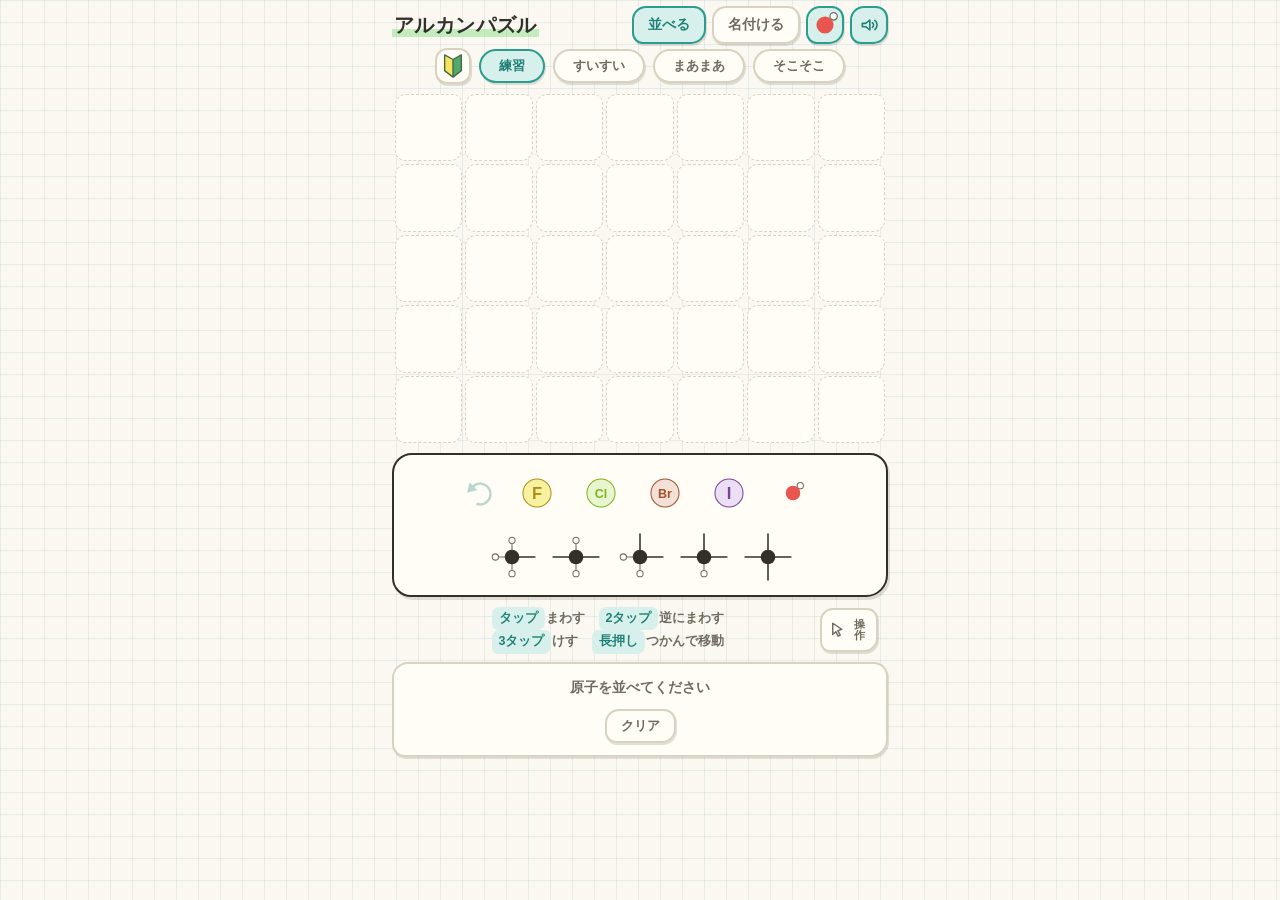
<file: naming.html>
<!DOCTYPE html>
<html lang="ja">
<head>
<meta charset="UTF-8">
<meta name="viewport" content="width=device-width, initial-scale=1, maximum-scale=1, user-scalable=no">
<title>アルカンパズル</title>
<style>
  :root{
    /* ノート紙のトーン */
    --bg:#faf8f0;
    --paper:#fffdf6;
    --surface:#fffdf6;
    --grid-line:rgba(90,150,190,0.13);   /* 方眼罫の水色 */
    --border:#d8d3c0;
    --ink:#33302a;                        /* 手書きインク色 */
    --text:#33302a;
    --text-muted:#6f6a5d;
    --warning:#c9721a;
    --accent:#2a9d8f;
    --accent-ink:#1f8175;
    --accent-soft:#d7f0ec;
    --highlighter:rgba(120,220,120,0.42); /* 蛍光ペンの黄緑 */
    --shadow:rgba(60,55,40,0.14);
    --font-mono:'SFMono-Regular',Menlo,Consolas,monospace;
    --font-hand:'Hiragino Maru Gothic ProN','ヒラギノ丸ゴ ProN W4','Yu Gothic',YuGothic,'Rounded Mplus 1c',-apple-system,BlinkMacSystemFont,sans-serif;
    --cat-number-bg:#e3f0fb; --cat-number-border:#8fbfe4;
    --cat-multiplier-bg:#f1e8fb; --cat-multiplier-border:#c1a0e6;
    --cat-subname-bg:#e6f6ea; --cat-subname-border:#94cfa3;
    --cat-basename-bg:#fdf0e0; --cat-basename-border:#e8b877;
    color-scheme: light;
  }
  *{box-sizing:border-box;}
  body{
    margin:0;
    overflow-x:hidden;
    /* ダブルタップによる拡大縮小を抑止する(user-scalable=noはiOS Safariで無視されるため、
       touch-actionで明示する。グリッドのマス側は touch-action:none で別途上書きしている) */
    touch-action:manipulation;
    /* 方眼ノートの罫 + 生成りの紙 */
    background:
      linear-gradient(var(--grid-line) 1px, transparent 1px) 0 0/22px 22px,
      linear-gradient(90deg, var(--grid-line) 1px, transparent 1px) 0 0/22px 22px,
      var(--bg);
    color:var(--text);
    font-family:var(--font-hand);
    -webkit-tap-highlight-color:transparent;
    -webkit-user-select:none;
    user-select:none;
    -webkit-touch-callout:none;
  }
  #app{max-width:520px;margin:0 auto;padding:6px 12px 12px;}

  header{display:flex;align-items:center;justify-content:space-between;gap:8px;margin-bottom:4px;}
  header h1{
    font-size:20px;font-weight:800;margin:0;letter-spacing:.02em;
    color:var(--ink);
    /* 手書きの下線マーカー風 */
    background:linear-gradient(transparent 62%, var(--highlighter) 62%, var(--highlighter) 92%, transparent 92%);
    padding:0 2px;
  }
  #reset-btn{
    font-size:13px;font-family:var(--font-hand);font-weight:700;color:var(--text-muted);
    background:var(--surface);
    border:2px solid var(--border);border-radius:14px 12px 14px 11px;
    padding:6px 14px;box-shadow:1px 2px 0 var(--shadow);
    transition:transform .08s ease, box-shadow .08s ease;
  }
  #reset-btn:active{transform:translate(1px,2px);box-shadow:0 0 0 var(--shadow);}
  #reset-btn.disabled{opacity:.35;pointer-events:none;}
  .status #reset-btn{display:block;margin:10px auto 0;}

  /* ---- グリッド(方眼のマス) ---- */
  .grid{
    display:grid;grid-template-columns:repeat(7,minmax(0,1fr));gap:3px;
    width:min(94vw,490px);margin:0 auto 10px;touch-action:none;
  }
  .cell{
    position:relative;aspect-ratio:1;
    border:1.5px dashed var(--border);border-radius:11px 9px 12px 10px;
    background:var(--paper);
    touch-action:none;overflow:hidden;
    transition:border-color .12s ease;
  }
  .cell.filled{
    border-style:solid;border-width:1px;border-color:var(--border);cursor:pointer;
    box-shadow:none;
  }
  /* 10炭素問題の四隅チャレンジ: 使用可能だが、避けると正解演出が少し豪華になる */
  .cell.challenge-corner{
    background:#efeee9;border-color:#c8c6bd;
  }
  /* 非表示の列(アルカン並べ「そこそこ」の左右端): 背景の方眼罫がそのまま見えるようにする */
  .cell.hidden-col{border-color:transparent;background:transparent;pointer-events:none;}
  .rotor{width:100%;height:100%;transition:transform 220ms cubic-bezier(.34,1.7,.5,1);transform-origin:50% 50%;-webkit-user-drag:none;}
  .cell.trace-tip .rotor svg{animation:traceTipPop 120ms cubic-bezier(.2,1.7,.4,1);transform-origin:50% 50%;}
  .cell.trace-closed .rotor svg{animation:traceRingClose 220ms cubic-bezier(.2,1.8,.4,1);transform-origin:50% 50%;}
  @keyframes traceTipPop{
    0%{transform:scale(.76);}
    65%{transform:scale(1.1);}
    100%{transform:scale(1);}
  }
  @keyframes traceRingClose{
    0%{transform:scale(.82);filter:none;}
    55%{transform:scale(1.14);filter:drop-shadow(0 0 5px var(--highlighter));}
    100%{transform:scale(1);filter:none;}
  }
  @media (prefers-reduced-motion:reduce){
    .cell.trace-tip .rotor svg,.cell.trace-closed .rotor svg{animation:none;}
  }

  /* ---- パレット ---- */
  .palette{
    display:flex;flex-direction:column;gap:6px;align-items:center;
    background:var(--surface);
    border:2.5px solid var(--ink);border-radius:20px 18px 22px 19px;
    padding:9px 10px;margin-bottom:10px;
    box-shadow:2px 3px 0 var(--shadow);
  }
  .palette-row{display:flex;gap:6px;justify-content:center;flex-wrap:wrap;}
  .palette-card{
    width:58px;text-align:center;padding:3px 2px;touch-action:none;cursor:grab;
    border-radius:12px;transition:transform .1s ease, background .1s ease;
  }
  .palette-row.with-undo{display:grid;grid-template-columns:44px repeat(5,minmax(0,58px));align-items:center;width:100%;max-width:364px;}
  .palette-row.with-undo.without-oh{grid-template-columns:44px repeat(4,minmax(0,58px));max-width:300px;}
  .palette-row.with-undo .palette-card{width:100%;height:58px;display:grid;place-items:center;}
  .palette-row.with-undo .icon{width:min(52px,100%);height:auto;aspect-ratio:1;}
  .grid-undo{width:44px;height:44px;padding:6px;border:1.5px solid transparent;border-radius:13px 11px 14px 12px;background:transparent;color:var(--accent-ink);box-shadow:none;cursor:pointer;touch-action:manipulation;}
  .grid-undo svg{display:block;width:100%;height:100%;fill:currentColor;}
  .grid-undo:disabled{border-color:transparent;background:transparent;cursor:default;box-shadow:none;}
  .grid-undo:disabled svg{opacity:.3;}
  .grid-undo:active:not(:disabled){transform:translate(1px,1px);box-shadow:none;}
  .grid-undo:focus-visible{outline:2px solid var(--accent);outline-offset:2px;}
  @media(max-width:340px){.palette-row.with-undo{gap:4px;}}
  .palette-card:active{transform:scale(.9) rotate(-3deg);background:var(--accent-soft);}
  .palette-card.selected{
    background:var(--accent-soft);outline:2.5px solid var(--accent);outline-offset:-1px;border-radius:12px;
  }
  .palette-card .icon{width:52px;height:52px;margin:0 auto;pointer-events:none;}
  .ghost{position:fixed;pointer-events:none;width:56px;height:56px;opacity:.9;z-index:999;filter:drop-shadow(2px 3px 2px var(--shadow));}

  /* ---- ヒント(手描きの付箋風) ---- */
  .hint{
    font-size:12.5px;color:var(--text-muted);text-align:center;
    margin:0 auto 8px;max-width:90%;font-weight:600;line-height:1.7;
  }
  .hint .keycap{
    display:inline-block;background:var(--accent-soft);color:var(--accent-ink);
    border-radius:7px 6px 8px 6px;padding:1px 7px;margin:0 1px;font-weight:800;
  }
  .practice-guide-row{display:grid;grid-template-columns:minmax(0,1fr) 58px;align-items:center;gap:7px;margin:0 auto 8px;max-width:96%;}
  .practice-guide-row .hint{margin:0;max-width:none;}
  .hint-line{display:block;white-space:nowrap;}
  .operation-guide-btn{
    min-height:44px;padding:4px 7px;display:inline-flex;align-items:center;justify-content:center;gap:3px;
    border:2px solid var(--border);border-radius:13px 11px 14px 10px;background:var(--surface);color:var(--text-muted);
    box-shadow:1px 2px 0 var(--shadow);font-size:11px;font-weight:800;line-height:1;transition:transform .08s ease,box-shadow .08s ease;
  }
  .operation-guide-btn:active{transform:translate(1px,2px);box-shadow:0 0 0 var(--shadow);}
  .operation-guide-icon{width:18px;height:18px;flex:none;fill:none;stroke:currentColor;stroke-width:1.9;stroke-linecap:round;stroke-linejoin:round;}
  #operation-guide-btn-naming{
    flex:0 0 var(--naming-operation-guide-size,38px);align-self:center;
    width:var(--naming-operation-guide-size,38px);height:var(--naming-operation-guide-size,38px);min-height:0;
    padding:0;box-sizing:border-box;border-radius:50%;
  }
  #operation-guide-btn-naming span{display:none;}
  @media(max-width:340px){
    .practice-guide-row{grid-template-columns:minmax(0,1fr) 48px;gap:4px;max-width:100%;}
    .practice-guide-row .hint{font-size:11.5px;}.hint .keycap{padding-inline:5px;}
    .operation-guide-btn{padding-inline:4px;}
  }

  /* ---- 操作ガイド ---- */
  .operation-guide-box{padding-top:14px;}
  .operation-guide-box .modal-header{position:sticky;top:-14px;z-index:4;background:var(--paper);padding:4px 0 8px;}
  .operation-guide-tabs{display:flex;gap:7px;margin-bottom:13px;position:sticky;top:34px;z-index:3;padding:4px;background:rgba(255,253,246,.96);border-radius:15px;}
  .operation-guide-tab{
    flex:1;min-height:40px;border:2px solid var(--border);border-radius:12px 10px 13px 11px;background:var(--surface);
    color:var(--text-muted);box-shadow:1px 2px 0 var(--shadow);font-size:13px;font-weight:800;
  }
  .operation-guide-tab.active{border-color:var(--accent);background:var(--accent-soft);color:var(--accent-ink);}
  .operation-guide-panel[hidden]{display:none;}
  .operation-section{margin-top:16px;}
  .operation-section:first-child{margin-top:0;}
  .operation-title{display:flex;align-items:center;gap:7px;margin:0 0 9px;font-size:15px;font-weight:800;}
  .operation-no{display:inline-grid;place-items:center;flex:0 0 24px;width:24px;height:24px;border-radius:50%;background:var(--accent-soft);color:var(--accent-ink);font-size:12px;}
  .operation-card,.operation-tip,.operation-details{
    background:var(--surface);border:2px solid var(--border);border-radius:16px 14px 18px 13px;box-shadow:1px 2px 0 var(--shadow);
  }
  .operation-card{padding:11px;}
  .operation-quick{display:grid;grid-template-columns:1fr 16px 1fr 16px 1fr;align-items:center;gap:3px;}
  .operation-step{text-align:center;min-width:0;}
  .operation-visual{height:55px;display:grid;place-items:center;margin-bottom:3px;}
  .operation-step strong{display:block;font-size:11.5px;line-height:1.35;}
  .operation-step small{display:block;color:var(--text-muted);font-size:10px;line-height:1.35;margin-top:2px;}
  .operation-arrow{color:var(--accent);width:16px;height:16px;}
  .operation-grid{display:grid;grid-template-columns:1fr 1fr;gap:8px;}
  .operation-card h4{font-size:13.5px;margin:0 0 8px;color:var(--accent-ink);}
  .operation-row{display:grid;grid-template-columns:50px 1fr;gap:8px;align-items:center;padding:8px 0;border-top:1px dashed var(--border);}
  .operation-row:first-of-type{border-top:0;padding-top:0;}
  .operation-row:last-child{padding-bottom:0;}
  .operation-row strong{display:block;font-size:12px;margin-bottom:2px;}
  .operation-row p,.operation-caption{margin:0;color:var(--text-muted);font-size:11px;line-height:1.48;}
  .operation-mini{height:48px;display:grid;place-items:center;position:relative;}
  .operation-atom{width:40px;height:40px;border:2px solid var(--border);border-radius:11px 9px 12px 10px;background:var(--paper);display:grid;place-items:center;position:relative;box-shadow:1px 2px 0 var(--shadow);}
  .operation-atom.selected{border-color:var(--accent);background:var(--accent-soft);outline:2px solid rgba(42,157,143,.22);}
  .operation-carbon{width:14px;height:14px;border-radius:50%;background:var(--ink);position:relative;}
  .operation-carbon::before,.operation-carbon::after{content:"";position:absolute;background:var(--ink);left:50%;top:50%;transform:translate(-50%,-50%);}
  .operation-carbon::before{width:30px;height:3px;}.operation-carbon::after{width:3px;height:30px;}
  .operation-tap{position:absolute;width:23px;height:23px;border:2px solid var(--accent);border-radius:50%;right:0;bottom:0;}
  .operation-tap::after{content:"";position:absolute;width:6px;height:6px;border-radius:50%;background:var(--accent);left:7px;top:7px;}
  .operation-trace{width:50px;height:50px;color:var(--accent);}
  .operation-taps{display:flex;gap:3px;align-items:center;justify-content:center;}
  .operation-tap-count{width:21px;height:21px;border:2px solid var(--accent);border-radius:50%;display:grid;place-items:center;font-size:10px;color:var(--accent-ink);font-weight:800;}
  .operation-tip{margin-top:9px;padding:9px 11px;border-style:dashed;background:var(--accent-soft);}
  .operation-tip strong{display:block;font-size:12px;color:var(--accent-ink);margin-bottom:3px;}
  .operation-tip p,.operation-tip ul{font-size:11px;line-height:1.55;margin:0;}.operation-tip ul{padding-left:17px;}.operation-tip li+li{margin-top:2px;}
  .operation-details{margin-top:9px;overflow:hidden;}
  .operation-details summary{cursor:pointer;list-style:none;padding:10px 12px;font-size:12px;font-weight:800;color:var(--accent-ink);display:flex;align-items:center;justify-content:space-between;}
  .operation-details summary::-webkit-details-marker{display:none;}.operation-details summary::after{content:"＋";font-size:16px;}.operation-details[open] summary::after{content:"−";}
  .operation-details-body{border-top:1px dashed var(--border);padding:8px 12px 11px;}.operation-details-body ul{margin:0;padding-left:17px;font-size:11px;line-height:1.58;color:var(--text-muted);}.operation-details-body li+li{margin-top:3px;}
  .operation-tokens{display:flex;flex-wrap:wrap;align-items:center;justify-content:center;gap:3px;}
  .operation-token{display:inline-flex;align-items:center;justify-content:center;min-height:26px;padding:3px 7px;border:2px solid;border-radius:9px 7px 10px 8px;font-size:10.5px;font-weight:800;box-shadow:1px 1px 0 var(--shadow);}
  .operation-token.number{background:var(--cat-number-bg);border-color:var(--cat-number-border);}.operation-token.mult{background:var(--cat-multiplier-bg);border-color:var(--cat-multiplier-border);}.operation-token.sub{background:var(--cat-subname-bg);border-color:var(--cat-subname-border);}.operation-token.base{background:var(--cat-basename-bg);border-color:var(--cat-basename-border);}
  .operation-answer{width:100%;min-height:40px;padding:5px;border:2px dashed var(--border);border-radius:10px;background:var(--paper);display:flex;align-items:center;justify-content:center;gap:3px;}
  .operation-insert{width:3px;height:27px;border-radius:2px;background:var(--accent);}
  .operation-demo{display:grid;gap:5px;}.operation-caption{text-align:center;margin-top:5px;}
  .operation-gesture-demo{display:grid;gap:8px;}
  .operation-gesture-block{display:grid;gap:4px;}
  .operation-gesture-block+.operation-gesture-block{padding-top:8px;border-top:1px dashed var(--border);}
  .operation-gesture-action{display:flex;align-items:center;justify-content:center;gap:5px;color:var(--accent-ink);font-size:10.5px;font-weight:800;line-height:1.2;}
  .operation-gesture-action svg{width:17px;height:17px;color:var(--accent);}
  .operation-token.moving{outline:2px solid rgba(42,157,143,.28);transform:translateY(-1px);box-shadow:1px 3px 0 var(--shadow);}
  .operation-delete-zone{min-height:37px;padding:4px 7px;border:2px dashed #d28f84;border-radius:10px;background:#fff1ee;display:flex;align-items:center;justify-content:center;gap:7px;}
  .operation-delete-label{color:#9f4f43;font-size:10.5px;font-weight:800;}
  .operation-legend{display:grid;grid-template-columns:1fr 1fr;gap:5px;margin-top:8px;}.operation-legend span{font-size:10.5px;color:var(--text-muted);}
  .operation-buttons{display:grid;grid-template-columns:repeat(4,1fr);gap:4px;margin-bottom:7px;}.operation-fake-btn{min-height:34px;padding:5px 2px;border:2px solid var(--border);border-radius:10px 8px 11px 9px;background:var(--surface);font-size:10px;font-weight:800;text-align:center;display:grid;place-items:center;}.operation-fake-btn.primary{background:var(--accent-soft);border-color:var(--accent);color:var(--accent-ink);}
  .operation-button-notes{display:grid;grid-template-columns:1fr 1fr;gap:5px;}.operation-button-notes p{margin:0;padding:7px 8px;border:1px dashed var(--border);border-radius:9px;font-size:10.5px;line-height:1.45;color:var(--text-muted);}.operation-button-notes strong{color:var(--ink);}
  .operation-rule-link{text-align:center;margin:13px 0 0;padding:10px 8px 0;border-top:1px dashed var(--border);color:var(--text-muted);font-size:10.5px;line-height:1.5;}.operation-rule-link strong{color:var(--accent-ink);}
  @media(max-width:380px){.operation-guide-box{padding-inline:12px;}.operation-grid{grid-template-columns:1fr;}.operation-step strong{font-size:10.5px;}.operation-step small{font-size:9.5px;}.operation-button-notes{grid-template-columns:1fr;}}

  /* ---- ステータス(練習モード) ---- */
  .status{
    font-family:var(--font-hand);font-size:14px;color:var(--text-muted);
    background:var(--surface);
    border:2px solid var(--border);border-radius:16px 14px 17px 13px;
    padding:12px 14px;line-height:1.7;white-space:pre-wrap;text-align:center;font-weight:600;
    box-shadow:1px 2px 0 var(--shadow);
  }
  .status .name{color:var(--accent-ink);font-size:20px;font-weight:800;font-family:inherit;display:inline-block;margin-top:2px;}
  .common-name{font-size:.72em;color:var(--text-muted);font-weight:700;white-space:nowrap;}
  /* 化合物名の末尾1〜3文字だけが次行へ落ちる「泣き別れ」を防ぐ */
  .compound-name-tail{white-space:nowrap;}
  .status button, .objective button, .wordbank button{font-family:var(--font-hand);}
  .status button{
    margin-top:8px;font-size:14px;font-weight:800;padding:7px 18px;
    border-radius:14px 12px 15px 11px;border:2.5px solid var(--accent);
    background:var(--accent-soft);color:var(--accent-ink);box-shadow:1px 2px 0 var(--shadow);
    transition:transform .08s ease, box-shadow .08s ease;
  }
  .status button:active{transform:translate(1px,2px);box-shadow:0 0 0 var(--shadow);}

  /* ---- モードタブ ---- */
  .mode-controls{display:flex;align-items:stretch;gap:6px;flex-shrink:0;}
  .mode-tabs{display:flex;align-items:stretch;gap:6px;flex-shrink:0;}
  .mode-tab{
    font-size:14px;font-weight:700;padding:6px 14px;
    border-radius:14px 12px 15px 11px;border:2.5px solid var(--border);
    background:var(--surface);color:var(--text-muted);
    box-shadow:1px 2px 0 var(--shadow);
    transition:transform .08s ease, box-shadow .08s ease;
  }
  .mode-tab:active{transform:translate(1px,2px);box-shadow:0 0 0 var(--shadow);}
  .mode-tab.active{
    border-color:var(--accent);color:var(--accent-ink);font-weight:800;
    background:var(--accent-soft);
  }
  @media (max-width:380px){
    /* 狭い画面ではタイトルを省き、モード切替を1行に保つ */
    header{flex-wrap:nowrap;}
    header h1{display:none;}
    .mode-controls{margin-left:auto;}
  }

  /* ---- 難易度タブ ---- */
  .diff-tabs{display:flex;gap:8px;margin-bottom:8px;justify-content:center;}
  .diff-tab{
    font-size:13px;font-weight:700;padding:6px 18px;
    border-radius:999px;border:2.5px solid var(--border);
    background:var(--surface);color:var(--text-muted);
    box-shadow:1px 2px 0 var(--shadow);transition:transform .08s ease, box-shadow .08s ease;
  }
  .diff-tabs.arrange-tabs{flex-wrap:wrap;align-items:center;}
  .tutorial-link{display:inline-flex;align-items:center;justify-content:center;flex:0 0 36px;width:36px;height:36px;box-sizing:border-box;padding:4px;border:2px solid var(--border);border-radius:12px;background:var(--surface);box-shadow:1px 2px 0 var(--shadow);}
  .tutorial-link[hidden]{display:none;}
  .tutorial-link svg{width:24px;height:26px;}
  .tutorial-link:focus-visible{outline:3px solid var(--accent);outline-offset:3px;}
  .diff-tab:active{transform:translate(1px,2px);box-shadow:0 0 0 var(--shadow);}
  .diff-tab.active{border-color:var(--accent);color:var(--accent-ink);background:var(--accent-soft);font-weight:800;}
  /* 命名ルールは幅が足りない画面だけ ? ボタンにして、難易度タブの横並びを保つ */
  @media (max-width:430px){
    /* モード・OH・音量を1行に保つ。見出しは読み上げ用に残す。 */
    header{flex-wrap:nowrap;}
    header h1{position:absolute;width:1px;height:1px;padding:0;margin:-1px;overflow:hidden;clip:rect(0,0,0,0);white-space:nowrap;border:0;}
    .mode-controls{margin-left:auto;}
    .diff-tab{padding-inline:10px;}
    #naming-rules-btn{flex:0 0 32px;width:32px;height:32px;padding:0;box-sizing:border-box;font-size:0;}
    #naming-rules-btn::before{content:'?';font-size:18px;line-height:1;}
  }
  @media(max-width:360px){.diff-tabs.arrange-tabs{gap:6px;}.arrange-tabs .diff-tab{padding-inline:4px;}}
  .rules-content{font-family:var(--font-hand);}
  .rules-section{margin-bottom:16px;}
  .rules-section:last-child{margin-bottom:0;}
  .rules-section h3{font-size:15px;font-weight:800;color:var(--accent-ink);margin:0 0 6px;}
  .rules-section p{font-size:13.5px;line-height:1.7;color:var(--text);margin:0 0 6px;}
  .rules-section ul, .rules-section ol{margin:4px 0;padding-left:20px;font-size:13.5px;line-height:1.7;color:var(--text);}
  .rules-section li{margin-bottom:4px;}
  .rules-subhead{
    font-size:14px;font-weight:800;color:var(--ink);
    margin:14px 0 6px !important;padding-top:8px;border-top:1px dashed var(--border);
  }
  .rules-section .rules-subhead:first-of-type{border-top:none;padding-top:0;margin-top:4px !important;}
  .rules-order{
    font-family:var(--font-mono);font-size:12px;background:var(--bg);
    border:1px dashed var(--border);border-radius:8px;padding:8px 10px;
    color:var(--accent-ink);font-weight:700;line-height:1.6;
  }
  .rules-caption{
    text-align:center;font-weight:800;color:var(--accent-ink);font-size:13px;
    margin:2px 0 8px !important;
  }
  .rules-example{
    background:var(--bg);border:2px dashed var(--border);border-radius:10px 8px 11px 9px;
    padding:8px 12px;margin-bottom:8px;
  }
  .rules-example strong{font-size:14px;color:var(--accent-ink);}
  .rules-example p{margin:4px 0 0;font-size:13px;}
  .rule-diagram{
    display:grid;gap:2px;margin:10px auto;width:fit-content;
  }
  .rule-diagram-cell{
    width:36px;height:36px;
    border:1px dashed var(--border);border-radius:6px;background:var(--paper);
  }
  .rule-diagram-cell.filled{border-style:solid;}
  .rule-diagram-rotor{width:100%;height:100%;transform-origin:50% 50%;}
  .rule-diagram-cell svg{width:100%;height:100%;display:block;}

  /* ---- お題カード(アルカン並べ) ---- */
  .objective{
    position:relative;background:var(--surface);
    border:2.5px solid var(--accent);border-radius:18px 15px 19px 16px;
    padding:10px 12px;margin-bottom:10px;font-size:15px;text-align:center;line-height:1.6;font-weight:700;
    box-shadow:2px 3px 0 var(--shadow);
  }
  .objective .name{font-size:22px;font-weight:800;color:var(--accent-ink);display:inline-block;}
  .objective button{
    margin-top:8px;font-size:14px;font-weight:800;padding:7px 18px;
    border-radius:14px 12px 15px 11px;border:2.5px solid var(--accent);
    background:var(--accent-ink);color:#fff;box-shadow:1px 2px 0 var(--shadow);
    transition:transform .08s ease, box-shadow .08s ease;
  }
  .objective button:active{transform:translate(1px,2px);box-shadow:0 0 0 var(--shadow);}
  .objective button.secondary{background:var(--surface);color:var(--text-muted);border-color:var(--border);}
  .objective-actions{display:flex;gap:8px;justify-content:center;margin-top:10px;}
  .objective-actions button{margin-top:0;}
  /* 不正解表示: お題テキストを左、次の問題へボタンを枠の右側に配置する */
  .objective-row{display:flex;align-items:center;justify-content:space-between;gap:10px;text-align:left;}
  .objective-row button{margin-top:0;flex-shrink:0;}
  .objective.success{background:var(--accent-ink);border-color:var(--accent-ink);}
  .objective.success, .objective.success .name{color:#fff;}
  .objective.success button{background:#fff;color:var(--accent-ink);border-color:#fff;}

  /* 正解/不正解スタンプ(手描きSVGがドン、と現れる) */
  .stamp{
    position:absolute;top:50%;left:50%;
    width:130px;height:130px;
    pointer-events:none;z-index:5;
    transform:translate(-50%,-50%) rotate(-9deg) scale(0);
    animation:stamp-in .5s cubic-bezier(.2,1.5,.4,1) forwards;
    filter:drop-shadow(1px 2px 1px rgba(200,60,40,0.18));
  }
  .stamp svg{width:100%;height:100%;display:block;}
  /* 正解結果はスタンプ・名称・次へを横並びにして、文字を隠さない */
  .result-celebration{display:flex;align-items:center;justify-content:center;gap:8px;min-width:0;}
  .result-celebration.correct-result{align-items:flex-start;}
  .result-celebration.game1-incorrect-result{align-items:flex-start;}
  .result-celebration.correct-result .result-copy{padding-top:4px;}
  .result-stamp-inline{width:62px;height:62px;flex:0 0 62px;filter:drop-shadow(1px 2px 1px rgba(200,60,40,0.18));animation:result-stamp-in .42s cubic-bezier(.2,1.5,.4,1) both;}
  .result-stamp-inline svg{width:100%;height:100%;display:block;}
  .result-stamp-inline.milestone-stamp{animation:result-stamp-milestone .5s cubic-bezier(.2,1.6,.4,1) both;}
  .result-stamp-inline.corner-bonus-stamp{
    position:relative;
    filter:drop-shadow(1px 2px 1px rgba(200,60,40,.18)) drop-shadow(0 0 7px rgba(240,178,52,.78));
    animation:result-stamp-corner-bonus .64s cubic-bezier(.2,1.7,.4,1) both;
  }
  .result-stamp-inline.corner-bonus-stamp::after{
    content:'✦';position:absolute;right:-8px;top:-10px;color:#e9ac32;font-size:23px;line-height:1;
    text-shadow:-48px 13px 0 rgba(244,194,76,.82),-10px 50px 0 rgba(244,194,76,.68);
    animation:corner-bonus-sparkle .7s ease-out both;
  }
  .result-copy{min-width:0;text-align:left;line-height:1.35;}
  .result-copy .name{overflow-wrap:anywhere;}
  .success-streak{display:inline-block;margin-bottom:2px;padding:1px 7px;border-radius:999px;background:#fff3c9;color:#9b6413;font-size:12px;font-weight:800;letter-spacing:.03em;line-height:1.35;}
  @keyframes result-stamp-in{0%{transform:rotate(-9deg) scale(1.8);opacity:0;}65%{transform:rotate(-9deg) scale(.9);opacity:1;}100%{transform:rotate(-9deg) scale(1);opacity:1;}}
  @keyframes result-stamp-milestone{0%{transform:rotate(-12deg) scale(2.08);opacity:0;}58%{transform:rotate(-7deg) scale(.84);opacity:1;}78%{transform:rotate(-10deg) scale(1.08);opacity:1;}100%{transform:rotate(-9deg) scale(1);opacity:1;}}
  @keyframes result-stamp-corner-bonus{0%{transform:rotate(-14deg) scale(2.28);opacity:0;}54%{transform:rotate(-6deg) scale(.8);opacity:1;}76%{transform:rotate(-11deg) scale(1.14);opacity:1;}100%{transform:rotate(-9deg) scale(1);opacity:1;}}
  @keyframes corner-bonus-sparkle{0%,34%{opacity:0;transform:scale(.25) rotate(-20deg);}62%{opacity:1;transform:scale(1.22) rotate(5deg);}100%{opacity:.92;transform:scale(1) rotate(0deg);}}
  @keyframes stamp-in{
    0%{transform:translate(-50%,-50%) rotate(-9deg) scale(2.3);opacity:0;}
    55%{transform:translate(-50%,-50%) rotate(-9deg) scale(.86);opacity:1;}
    100%{transform:translate(-50%,-50%) rotate(-9deg) scale(1);opacity:1;}
  }
  @keyframes pop{0%{transform:scale(1);}40%{transform:scale(1.06);}100%{transform:scale(1);}}
  .pop{animation:pop .35s ease;}
  @media (prefers-reduced-motion: reduce){
    .stamp{animation:none;transform:translate(-50%,-50%) rotate(-9deg) scale(1);}
    .result-stamp-inline,.result-stamp-inline.milestone-stamp,.result-stamp-inline.corner-bonus-stamp,.result-stamp-inline.corner-bonus-stamp::after{animation:none;}
    .pop{animation:none;}
    .rotor{transition:none;}
  }

  /* ---- 単語バンク(アルカン名前) ---- */
  .wordbank{
    background:var(--surface);
    border:2.5px solid var(--ink);border-radius:20px 18px 21px 19px;
    padding:14px;margin-top:4px;box-shadow:2px 3px 0 var(--shadow);
  }
  .wordbank .token-scroll{
    max-height:var(--token-scroll-max, none);overflow-y:auto;overscroll-behavior:contain;
    scrollbar-width:thin;scrollbar-color:var(--border) transparent;touch-action:pan-y;
  }
  .wordbank .token-scroll::before,.wordbank .token-scroll::after{content:'';display:block;height:1px;}
  .wordbank .preview{
    position:relative;
    font-size:18px;font-weight:800;min-height:44px;height:auto;overflow:visible;text-align:center;
    margin-bottom:8px;padding:6px 10px;
    background:var(--bg);border:2px dashed var(--border);border-radius:12px 10px 13px 11px;
    color:var(--text-muted);line-height:1.5;
  }
  /* 解答確定後(結果表示中)は高さを固定せず、正解スタンプがはみ出して見えるようにする */
  .wordbank .preview.result{height:auto;min-height:44px;overflow:visible;}
  .wordbank .preview .name{color:var(--accent-ink);}
  .wordbank .preview.editing{display:flex;align-content:center;align-items:center;flex-wrap:wrap;gap:3px;text-align:left;touch-action:none;}
  /* 入力チップも語群のボタンと同じ寸法・色にして、パーツをそのまま並べ替える感覚にする */
  .answer-chip{display:inline-flex;align-items:center;font-size:14px;font-weight:700;padding:3px 7px;border:2px solid var(--border);border-radius:10px 8px 11px 9px;background:var(--surface);box-shadow:1px 2px 0 var(--shadow);cursor:grab;touch-action:none;}
  .answer-chip.cat-number{background:var(--cat-number-bg);border-color:var(--cat-number-border);}
  .answer-chip.cat-multiplier{background:var(--cat-multiplier-bg);border-color:var(--cat-multiplier-border);padding-inline:3px;}
  .answer-chip.cat-subname{background:var(--cat-subname-bg);border-color:var(--cat-subname-border);padding-inline:3px;}
  .answer-chip.cat-basename{background:var(--cat-basename-bg);border-color:var(--cat-basename-border);padding-inline:3px;}
  .answer-chip.special-affix{background:#f5e6e8;border-color:#d7a7ad;}
  .answer-chip:active{cursor:grabbing;}
  .answer-chip-drag-origin{opacity:.3;filter:saturate(.2) grayscale(.4) brightness(1.06);box-shadow:none;border-style:dashed;}
  .answer-chip-dragging{position:fixed;z-index:1000;pointer-events:none;opacity:.92;transform:translate(-50%,-50%) rotate(-3deg) scale(1.08);box-shadow:2px 4px 0 var(--shadow);}
  .answer-insert-marker{width:3px;height:31px;background:var(--accent);border-radius:3px;box-shadow:0 0 0 1px var(--accent-ink);}
  .answer-trash{display:none;position:absolute;right:7px;top:7px;padding:2px 6px;border-radius:8px;background:#f8d9d7;color:#a83d36;border:1.5px solid #d36b63;font-size:14px;line-height:1;}
  .wordbank .preview.delete-armed .answer-trash{display:block;}
  .wordbank .preview button{
    margin-top:10px;font-size:14px;font-weight:800;padding:8px 20px;
    border-radius:14px 12px 15px 11px;border:2.5px solid var(--accent-ink);
    background:var(--accent);color:#fff;box-shadow:1px 2px 0 var(--shadow);
  }
  .answer-actions{display:flex;flex-wrap:wrap;gap:8px;justify-content:center;margin-top:10px;}
  .answer-actions button{margin-top:0;flex:0 0 auto;white-space:nowrap;}
  .answer-actions button.secondary{
    background:var(--surface);color:var(--accent-ink);border-color:var(--border);
  }
  .wordbank .row{display:flex;gap:5px;flex-wrap:wrap;justify-content:center;margin-bottom:6px;}
  .wordbank button{
    min-height:38px;font-size:14px;font-weight:700;padding:5px 7px;
    border-radius:10px 8px 11px 9px;border:2px solid var(--border);
    background:var(--surface);color:var(--text);
    box-shadow:1px 2px 0 var(--shadow);transition:transform .07s ease, box-shadow .07s ease;
  }
  .wordbank button:active{transform:translate(1px,2px);box-shadow:0 0 0 var(--shadow);}
  .wordbank button.secondary{color:var(--text-muted);}
  .wordbank button.primary{background:var(--accent-ink);color:#fff;border-color:var(--accent-ink);font-weight:800;}
  .wordbank .row.cat-number button{background:var(--cat-number-bg);border-color:var(--cat-number-border);}
  .wordbank .row.cat-multiplier button{background:var(--cat-multiplier-bg);border-color:var(--cat-multiplier-border);}
  .wordbank .row.cat-subname button{background:var(--cat-subname-bg);border-color:var(--cat-subname-border);}
  .wordbank .row.cat-basename button{background:var(--cat-basename-bg);border-color:var(--cat-basename-border);}
  /* 数字以外は縦の押しやすさを保ったまま、横だけ少しコンパクトにする */
  .wordbank .row.cat-multiplier button,
  .wordbank .row.cat-subname button,
  .wordbank .row.cat-basename button{padding-inline:4px;}
  .wordbank .row.cat-multiplier,
  .wordbank .row.cat-subname,
  .wordbank .row.cat-basename{gap:4px;}
  /* シクロとオールは、主鎖名と同程度に淡いローズベージュで共通表示する */
  .wordbank .row.cat-basename button.special-affix{background:#f5e6e8;border-color:#d7a7ad;}
  .wordbank .row:not(.control-row) button{
    cursor:grab;touch-action:none;user-select:none;-webkit-user-select:none;
  }
  .wordbank.answered .row button{opacity:.4;pointer-events:none;}
  .wordbank .control-row{flex-wrap:nowrap;margin-top:0;margin-bottom:12px;gap:5px;}
  .wordbank .control-row button{flex:0 1 auto;min-width:0;min-height:44px;padding:7px 10px;white-space:nowrap;}
  .wordbank .control-row.answer-layout-settling{pointer-events:none;}
  .wordbank .control-row button:disabled{opacity:.35;pointer-events:none;}
  @media (max-width:360px){
    .wordbank .control-row{gap:4px;}
    .wordbank .control-row button{padding-inline:6px;font-size:13px;}
  }

  .wordbank .preview .answer-hint-trigger,.objective .answer-hint-trigger{
    display:inline-flex;align-items:center;justify-content:center;gap:5px;min-height:36px;
    margin-top:7px;padding:4px 11px;border:1.5px solid var(--accent);border-radius:999px;
    background:var(--accent-soft);color:var(--accent-ink);font-size:12.5px;font-weight:800;
    box-shadow:0 1px 0 var(--shadow);transition:transform .08s ease,box-shadow .08s ease,background .12s ease;
  }
  .wordbank .preview .answer-hint-trigger:active,.objective .answer-hint-trigger:active{transform:translate(1px,1px);box-shadow:none;}
  .answer-hint-icon{width:15px;height:15px;flex:none;fill:none;stroke:currentColor;stroke-width:1.9;stroke-linecap:round;stroke-linejoin:round;}
  .answer-feedback{display:flex;align-items:flex-start;gap:5px;margin:7px 0 0;font-size:12.5px;line-height:1.45;font-weight:700;color:var(--accent-ink);animation:hint-reveal .2s ease-out both;}
  .answer-feedback .answer-hint-icon{margin-top:1px;}
  .objective .answer-feedback{max-width:300px;margin:8px auto 0;text-align:left;}
  .game1-incorrect-result .answer-feedback{max-width:100%;}
  @keyframes hint-reveal{from{opacity:0;transform:translateY(-3px);}to{opacity:1;transform:translateY(0);}}
  @media (prefers-reduced-motion: reduce){.answer-feedback{animation:none;}}

  .grid.game2-compact{width:min(74vw,310px);margin-bottom:7px;}
  @media (max-height:699px){
    #app{padding-bottom:6px;}
    .wordbank{padding:10px;margin-top:1px;}
    .wordbank .preview{margin-bottom:6px;}
    .wordbank .control-row{margin-bottom:8px;}
    .wordbank .row{margin-bottom:4px;}
  }

  /* ---- 難易度設定(管理者向け・admin.htmlで認証後に表示) ---- */
  .diff-tabs-row{--naming-operation-guide-size:38px;display:flex;align-items:center;gap:8px;margin-bottom:10px;}
  .diff-tabs-row .diff-tabs{flex:1;margin-bottom:0;}
  .markup-toggle,.markup-tool{
    flex:0 0 38px;width:38px;height:38px;padding:0;box-sizing:border-box;display:inline-flex;align-items:center;justify-content:center;
    border-radius:13px 11px 14px 10px;border:2px solid var(--border);background:var(--surface);color:var(--text-muted);
    box-shadow:1px 2px 0 var(--shadow);transition:transform .08s ease,box-shadow .08s ease,background .12s ease;
  }
  .markup-toggle:active,.markup-tool:active{transform:translate(1px,2px);box-shadow:0 0 0 var(--shadow);}
  .markup-toggle.active,.markup-tool.active{border-color:var(--accent);background:var(--accent-soft);color:var(--accent-ink);}
  .markup-toggle svg,.markup-tool svg{width:21px;height:21px;fill:none;stroke:currentColor;stroke-width:1.8;stroke-linecap:round;stroke-linejoin:round;}
  .markup-tools{display:none;flex:1;align-items:center;justify-content:space-evenly;gap:5px;min-width:0;}
  .diff-tabs-row.markup-open .diff-tabs{display:none;}
  .diff-tabs-row.markup-open .markup-tools{display:flex;}
  .diff-tabs-row.markup-open #operation-guide-btn-naming,.diff-tabs-row.markup-open #settings-gear{display:none !important;}
  .markup-tool[data-tool="yellow"] .tool-swatch{fill:#fff000;stroke:#b8a600;}
  .markup-tool[data-tool="pink"] .tool-swatch{fill:#ff8fc7;stroke:#b94f84;}
  .markup-tool[data-tool="red"] .tool-swatch{fill:#f0443a;stroke:#a92b25;}
  .markup-tool[data-tool="blue"] .tool-swatch{fill:#168de1;stroke:#09639e;}
  .markup-tool[data-tool="green"] .tool-swatch{fill:#15a35d;stroke:#08723d;}
  .markup-tool:disabled{opacity:.34;box-shadow:none;}
  .markup-tool:focus-visible,.markup-toggle:focus-visible{outline:3px solid var(--accent);outline-offset:2px;}
  .grid-markup-shell{position:relative;width:min(94vw,490px);margin:0 auto 10px;}
  .grid-markup-shell .grid{width:100%;margin:0;}
  .markup-canvas{position:absolute;z-index:20;touch-action:none;cursor:crosshair;pointer-events:none;mix-blend-mode:multiply;}
  .markup-canvas.active{pointer-events:auto;}
  #grid-markup-canvas{inset:0;width:100%;height:100%;}
  #objective-markup-canvas{pointer-events:none;}
  #objective-markup-canvas.active{pointer-events:auto;}
  @media (max-width:380px){
    .markup-tools{gap:2px;}
    .markup-tool{flex-basis:34px;width:34px;}
  }
  .hydroxyl-toggle{
    flex:0 0 38px;align-self:stretch;width:38px;height:auto;padding:0;box-sizing:border-box;display:inline-flex;align-items:center;justify-content:center;overflow:hidden;
    border-radius:14px 12px 15px 11px;border:2.5px solid var(--border);background:var(--surface);box-shadow:1px 2px 0 var(--shadow);
    transition:transform .08s ease, box-shadow .08s ease;
  }
  .hydroxyl-toggle svg{width:100%;height:100%;display:block;transform:scale(1.8);transform-origin:center;}
  .hydroxyl-toggle.active{border-color:var(--accent);background:var(--accent-soft);}
  .hydroxyl-toggle:active:not(:disabled){transform:translate(1px,2px);box-shadow:0 0 0 var(--shadow);}
  .hydroxyl-toggle:disabled{cursor:default;opacity:1;}
  .sound-toggle{
    flex:0 0 38px;align-self:stretch;width:38px;height:auto;padding:0;box-sizing:border-box;display:inline-flex;align-items:center;justify-content:center;overflow:hidden;
    border-radius:14px 12px 15px 11px;border:2.5px solid var(--border);background:var(--surface);box-shadow:1px 2px 0 var(--shadow);
    color:var(--text-muted);transition:transform .08s ease, box-shadow .08s ease;
  }
  .sound-toggle.active{border-color:var(--accent);background:var(--accent-soft);color:var(--accent-ink);}
  .sound-toggle:active{transform:translate(1px,2px);box-shadow:0 0 0 var(--shadow);}
  .sound-icon{width:20px;height:20px;flex:none;fill:none;stroke:currentColor;stroke-width:1.9;stroke-linecap:round;stroke-linejoin:round;}
  .gear-btn{
    flex-shrink:0;width:40px;height:40px;padding:0;box-sizing:border-box;line-height:1;display:inline-flex;align-items:center;justify-content:center;
    border-radius:13px;border:2px solid var(--border);background:var(--surface);color:var(--text-muted);
    box-shadow:1px 2px 0 var(--shadow);transition:transform .08s ease,box-shadow .08s ease,background .12s ease;
  }
  .gear-icon{width:20px;height:20px;flex:none;stroke:currentColor;stroke-width:1.9;stroke-linecap:round;stroke-linejoin:round;fill:none;transition:transform .16s ease;}
  .gear-btn:active{transform:translate(1px,2px);box-shadow:0 0 0 var(--shadow);}
  .gear-btn:active .gear-icon{transform:rotate(28deg);}
  .sound-toggle:focus-visible,.gear-btn:focus-visible,.wordbank .preview .answer-hint-trigger:focus-visible,.objective .answer-hint-trigger:focus-visible{outline:3px solid var(--accent);outline-offset:2px;}

  .modal-overlay{
    position:fixed;inset:0;background:rgba(40,36,26,0.45);
    display:flex;align-items:flex-end;justify-content:center;z-index:100;
  }
  .modal-box{
    width:100%;max-width:480px;max-height:88vh;overflow-y:auto;
    background:var(--paper);border-radius:22px 22px 0 0;
    border:2.5px solid var(--ink);border-bottom:none;
    padding:18px 18px 24px;box-shadow:0 -4px 0 var(--shadow);
    font-family:var(--font-hand);
  }
  @media (min-width:560px){
    .modal-overlay{align-items:center;}
    .modal-box{border-radius:20px;border-bottom:2.5px solid var(--ink);box-shadow:2px 4px 0 var(--shadow);}
  }
  .modal-header{display:flex;align-items:center;justify-content:space-between;margin-bottom:10px;}
  .modal-header h2{font-size:18px;font-weight:800;margin:0;color:var(--ink);}
  .modal-close{
    flex:0 0 32px;width:32px;height:32px;padding:0;box-sizing:border-box;line-height:1;display:inline-flex;align-items:center;justify-content:center;font-size:18px;border-radius:50%;
    border:2px solid var(--border);background:var(--surface);color:var(--text-muted);
  }
  .modal-game-tabs, .modal-tier-tabs{display:flex;gap:6px;margin-bottom:10px;}
  .modal-game-tabs button, .modal-tier-tabs button{
    flex:1;font-size:13px;font-weight:700;padding:8px 4px;
    border-radius:12px 10px 13px 11px;border:2px solid var(--border);
    background:var(--surface);color:var(--text-muted);
  }
  .modal-game-tabs button.active, .modal-tier-tabs button.active{
    border-color:var(--accent);color:var(--accent-ink);background:var(--accent-soft);font-weight:800;
  }
  .settings-row{
    display:flex;align-items:center;justify-content:space-between;gap:10px;
    padding:10px 2px;border-bottom:1px dashed var(--border);
  }
  .settings-row:last-of-type{border-bottom:none;}
  .settings-label{font-size:14px;font-weight:700;color:var(--text);}
  .stepper, .stepper-range{display:flex;align-items:center;gap:6px;flex-shrink:0;}
  .stepper button{
    width:28px;height:28px;font-size:16px;font-weight:800;line-height:1;
    border-radius:8px;border:2px solid var(--border);background:var(--surface);color:var(--accent-ink);
  }
  .stepper button:active{transform:translate(1px,1px);}
  .stepper-value{min-width:22px;text-align:center;font-size:15px;font-weight:800;color:var(--ink);}
  .stepper-tilde{color:var(--text-muted);font-size:13px;}
  .ring-checkboxes{display:flex;gap:10px;}
  .ring-checkbox{display:flex;align-items:center;gap:3px;font-size:13px;font-weight:700;color:var(--text);}
  .ring-checkbox input{width:16px;height:16px;accent-color:var(--accent);}
  .settings-toggle{
    font-size:13px;font-weight:800;padding:6px 16px;border-radius:999px;
    border:2px solid var(--border);background:var(--surface);color:var(--text-muted);
  }
  .settings-toggle.on{border-color:var(--accent);color:#fff;background:var(--accent);}
  .settings-warning{
    margin-top:10px;padding:10px 12px;font-size:12.5px;font-weight:700;line-height:1.6;
    color:#a6480f;background:#fdf0dd;border:2px dashed var(--warning);border-radius:10px 8px 11px 9px;
  }
  .modal-actions{display:flex;gap:8px;margin-top:14px;}
  .modal-actions button{
    flex:1;font-size:13px;font-weight:700;padding:9px 6px;
    border-radius:12px 10px 13px 11px;border:2px solid var(--border);
    background:var(--surface);color:var(--text-muted);
  }
  #settings-export-btn{border-color:var(--accent);color:var(--accent-ink);}
  .settings-export-area{
    width:100%;height:120px;margin-top:10px;font-family:var(--font-mono);font-size:11px;
    border:2px dashed var(--border);border-radius:10px;padding:8px;box-sizing:border-box;
    background:var(--bg);color:var(--text);
  }
  #startup-overlay{position:fixed;inset:0;z-index:200;background:var(--bg);display:grid;place-content:center;text-align:center;padding:24px;}
  #startup-overlay[hidden]{display:none;}
  #startup-retry{padding:12px;margin:14px auto;}
  body.settings-editor #app{display:none;}
  body.settings-editor #settings-modal{position:static;background:none;display:block !important;}
  body.settings-editor .modal-box{max-width:none;max-height:none;border-radius:0;border:none;box-shadow:none;box-sizing:border-box;}
  body.settings-editor #settings-close{display:none;}
  @media(max-width:380px){body.settings-editor .settings-row{flex-wrap:wrap;}body.settings-editor .settings-label{flex:1 1 150px;}}
</style>
<script src="name-lookup.js"></script>
</head>
<body>
<div id="startup-overlay" role="status" aria-live="polite"><p id="startup-message">共通設定を読み込んでいます…</p><button id="startup-retry" type="button" hidden onclick="location.reload()">再試行</button></div>
<div id="app" inert>
  <header>
    <h1>アルカンパズル</h1>
    <div class="mode-controls">
      <div class="mode-tabs" id="mode-tabs">
        <button class="mode-tab active" data-mode="game1">並べる</button>
        <button class="mode-tab" data-mode="game2">名付ける</button>
      </div>
      <button id="hydroxyl-toggle" class="hydroxyl-toggle" type="button" aria-pressed="true" title="ヒドロキシ基を出題数に含める" aria-label="ヒドロキシ基を出題数に含める"></button>
      <button id="sound-toggle" class="sound-toggle active" type="button" aria-pressed="true" title="効果音をオフにする" aria-label="効果音をオフにする">
        <svg class="sound-icon" viewBox="0 0 24 24" aria-hidden="true"><path d="M4 10v4h4l5 4V6L8 10H4Z"/><path d="M16 9.2c1 .7 1.5 1.7 1.5 2.8s-.5 2.1-1.5 2.8"/><path d="M19 6.5c1.8 1.4 2.7 3.3 2.7 5.5s-.9 4.1-2.7 5.5"/></svg>
      </button>
    </div>
  </header>
  <div class="diff-tabs-row">
    <button id="markup-toggle" class="markup-toggle" type="button" aria-pressed="false" title="マーキングペンを表示" aria-label="マーキングペンを表示">
      <svg viewBox="0 0 24 24" aria-hidden="true"><path d="M4.5 19.5l4.1-1 10-10a2.1 2.1 0 0 0-3-3l-10 10-1.1 4Z"/><path d="m13.8 7.3 3 3M8.6 18.5l-3-3"/></svg>
    </button>
    <div class="diff-tabs arrange-tabs" id="diff-tabs">
      <a id="tutorial-link" class="tutorial-link" href="tutorial.html?v=20261023-four1" title="操作チュートリアル" aria-label="操作チュートリアルを開く"><svg viewBox="0 0 24 28" aria-hidden="true"><path d="M12 7 3 2v17l9 7Z" fill="#F7E55B"/><path d="m12 7 9-5v17l-9 7Z" fill="#52A96B"/><path d="M12 7 3 2v17l9 7 9-7V2l-9 5v19" fill="none" stroke="#44694D" stroke-width="1.5" stroke-linejoin="round"/></svg></a>
      <button class="diff-tab active" data-diff="practice">練習</button>
      <button class="diff-tab" data-diff="easy">すいすい</button>
      <button class="diff-tab" data-diff="medium">まあまあ</button>
      <button class="diff-tab" data-diff="hard">そこそこ</button>
      <button id="naming-rules-btn" class="diff-tab" style="display:none;" type="button" title="命名ルール" aria-label="命名ルール">命名ルール</button>
    </div>
    <div id="markup-tools" class="markup-tools" role="toolbar" aria-label="マーキングツール">
      <button class="markup-tool active" data-tool="yellow" type="button" title="黄色の蛍光ペン" aria-label="黄色の蛍光ペン" aria-pressed="true"><svg viewBox="0 0 24 24" aria-hidden="true"><path class="tool-swatch" d="m6 15 7.8-9.2 4.4 3.7-7.8 9.2L6 15Z"/><path d="m6 15-1 4 5.4-.3M4 21h16"/></svg></button>
      <button class="markup-tool" data-tool="pink" type="button" title="ピンクの蛍光ペン" aria-label="ピンクの蛍光ペン" aria-pressed="false"><svg viewBox="0 0 24 24" aria-hidden="true"><path class="tool-swatch" d="m6 15 7.8-9.2 4.4 3.7-7.8 9.2L6 15Z"/><path d="m6 15-1 4 5.4-.3M4 21h16"/></svg></button>
      <button class="markup-tool" data-tool="red" type="button" title="赤ペン" aria-label="赤ペン" aria-pressed="false"><svg viewBox="0 0 24 24" aria-hidden="true"><path class="tool-swatch" d="m6 15 7.8-9.2 4.4 3.7-7.8 9.2L6 15Z"/><path d="m6 15-1 4 5.4-.3"/></svg></button>
      <button class="markup-tool" data-tool="blue" type="button" title="青ペン" aria-label="青ペン" aria-pressed="false"><svg viewBox="0 0 24 24" aria-hidden="true"><path class="tool-swatch" d="m6 15 7.8-9.2 4.4 3.7-7.8 9.2L6 15Z"/><path d="m6 15-1 4 5.4-.3"/></svg></button>
      <button class="markup-tool" data-tool="green" type="button" title="緑ペン" aria-label="緑ペン" aria-pressed="false"><svg viewBox="0 0 24 24" aria-hidden="true"><path class="tool-swatch" d="m6 15 7.8-9.2 4.4 3.7-7.8 9.2L6 15Z"/><path d="m6 15-1 4 5.4-.3"/></svg></button>
      <button id="markup-undo" class="markup-tool" type="button" title="1つ戻す" aria-label="マーキングを1つ戻す" disabled><svg viewBox="0 0 24 24" aria-hidden="true"><path d="m9 7-5 4 5 4"/><path d="M5 11h8a6 6 0 0 1 6 6"/></svg></button>
      <button id="markup-clear" class="markup-tool" type="button" title="すべて消す" aria-label="マーキングをすべて消す" disabled><svg viewBox="0 0 24 24" aria-hidden="true"><path d="m8 17-3-3 8-9a2 2 0 0 1 3 0l3 3a2 2 0 0 1 0 3l-6 6H8Z"/><path d="m11 8 5 5M8 17h11"/></svg></button>
    </div>
    <button id="operation-guide-btn-naming" class="operation-guide-btn" style="display:none;" type="button" title="操作ガイド" aria-label="操作ガイドを開く">
      <svg class="operation-guide-icon" viewBox="0 0 24 24" aria-hidden="true"><path d="M5 3l12 8-5.2 1.8 3.2 6-2.8 1.4-3.1-6L5 18V3Z"/></svg><span>操作</span>
    </button>
    <button id="settings-gear" class="gear-btn" style="display:none;" type="button" title="難易度設定" aria-label="難易度設定">
      <svg class="gear-icon" viewBox="0 0 24 24" aria-hidden="true">
        <path d="M12.22 2h-.44a2 2 0 0 0-2 2v.18a2 2 0 0 1-1 1.73l-.43.25a2 2 0 0 1-2 0l-.15-.08a2 2 0 0 0-2.73.73l-.22.38a2 2 0 0 0 .73 2.73l.15.09a2 2 0 0 1 1 1.74v.5a2 2 0 0 1-1 1.74l-.15.09a2 2 0 0 0-.73 2.73l.22.38a2 2 0 0 0 2.73.73l.15-.08a2 2 0 0 1 2 0l.43.25a2 2 0 0 1 1 1.73V20a2 2 0 0 0 2 2h.44a2 2 0 0 0 2-2v-.18a2 2 0 0 1 1-1.73l.43-.25a2 2 0 0 1 2 0l.15.08a2 2 0 0 0 2.73-.73l.22-.38a2 2 0 0 0-.73-2.73l-.15-.09a2 2 0 0 1-1-1.74v-.5a2 2 0 0 1 1-1.74l.15-.09a2 2 0 0 0 .73-2.73l-.22-.38a2 2 0 0 0-2.73-.73l-.15.08a2 2 0 0 1-2 0l-.43-.25a2 2 0 0 1-1-1.73V4a2 2 0 0 0-2-2Z"></path>
        <circle cx="12" cy="12" r="3"></circle>
      </svg>
    </button>
  </div>
  <div class="objective" id="objective" style="display:none;"></div>
  <div class="grid-markup-shell" id="grid-markup-shell">
    <div class="grid" id="grid"></div>
    <canvas id="grid-markup-canvas" class="markup-canvas" aria-label="アルカン構造へのマーキング領域"></canvas>
  </div>
  <div class="palette" id="palette"></div>
  <div class="practice-guide-row" id="practice-guide-row">
    <p class="hint" id="hint"><span class="hint-line"><span class="keycap">タップ</span>まわす　<span class="keycap">2タップ</span>逆にまわす</span><span class="hint-line"><span class="keycap">3タップ</span>けす　<span class="keycap">長押し</span>つかんで移動</span></p>
    <button id="operation-guide-btn-practice" class="operation-guide-btn" type="button" title="操作ガイド" aria-label="操作ガイドを開く">
      <svg class="operation-guide-icon" viewBox="0 0 24 24" aria-hidden="true"><path d="M5 3l12 8-5.2 1.8 3.2 6-2.8 1.4-3.1-6L5 18V3Z"/></svg><span>操作</span>
    </button>
  </div>
  <div class="status" id="status">原子を並べてください</div>
  <div class="wordbank" id="wordbank" style="display:none;"></div>
</div>

<div class="modal-overlay" id="settings-modal" style="display:none;">
  <div class="modal-box">
    <div class="modal-header">
      <h2>難易度設定</h2>
      <button id="settings-close" class="modal-close" type="button" aria-label="難易度設定を閉じる">×</button>
    </div>
    <div class="modal-game-tabs" id="modal-game-tabs">
      <button class="modal-game-tab active" data-game="game1">並べる</button>
      <button class="modal-game-tab" data-game="game2">名付ける</button>
    </div>
    <div class="modal-tier-tabs" id="modal-tier-tabs">
      <button class="modal-tier-tab active" data-tier="easy">すいすい</button>
      <button class="modal-tier-tab" data-tier="medium">まあまあ</button>
      <button class="modal-tier-tab" data-tier="hard">そこそこ</button>
    </div>
    <div id="settings-form"></div>
    <div id="settings-warning" class="settings-warning" style="display:none;"></div>
    <div class="modal-actions">
      <button id="settings-export-btn" type="button">コードとして書き出す</button>
      <button id="settings-reset-btn" type="button">既定値に戻す</button>
    </div>
    <textarea id="settings-export-area" class="settings-export-area" style="display:none;" readonly spellcheck="false"></textarea>
  </div>
</div>

<div class="modal-overlay" id="operation-guide-modal" style="display:none;">
  <div class="modal-box operation-guide-box" role="dialog" aria-modal="true" aria-labelledby="operation-guide-title">
    <div class="modal-header">
      <h2 id="operation-guide-title">操作ガイド</h2>
      <button id="operation-guide-close" class="modal-close" type="button" aria-label="操作ガイドを閉じる">×</button>
    </div>
    <div class="operation-guide-tabs" role="tablist" aria-label="ゲームを選ぶ">
      <button class="operation-guide-tab active" id="operation-tab-game1" type="button" role="tab" aria-selected="true" aria-controls="operation-panel-game1" data-operation-mode="game1">並べる</button>
      <button class="operation-guide-tab" id="operation-tab-game2" type="button" role="tab" aria-selected="false" aria-controls="operation-panel-game2" data-operation-mode="game2">名付ける</button>
    </div>

    <div class="operation-guide-panel" id="operation-panel-game1" role="tabpanel" aria-labelledby="operation-tab-game1">
      <section class="operation-section">
        <h3 class="operation-title"><span class="operation-no">1</span>まずは、この3つ</h3>
        <div class="operation-card operation-quick">
          <div class="operation-step">
            <div class="operation-visual"><span class="operation-atom selected"><span class="operation-carbon"></span><span class="operation-tap"></span></span></div>
            <strong>カードを選ぶ</strong><small>下のデッキをタップ</small>
          </div>
          <svg class="operation-arrow" viewBox="0 0 24 24" aria-hidden="true"><path d="M5 12h13m-5-5 5 5-5 5" fill="none" stroke="currentColor" stroke-width="2.4" stroke-linecap="round" stroke-linejoin="round"/></svg>
          <div class="operation-step">
            <div class="operation-visual"><svg class="operation-trace" viewBox="0 0 54 54" aria-hidden="true"><path d="M8 41 20 29h12l13-15" fill="none" stroke="currentColor" stroke-width="5" stroke-linecap="round" stroke-linejoin="round"/><g fill="var(--ink)"><circle cx="8" cy="41" r="5"/><circle cx="20" cy="29" r="5"/><circle cx="32" cy="29" r="5"/><circle cx="45" cy="14" r="5"/></g></svg></div>
            <strong>置く・なぞる</strong><small>タップかドラッグ</small>
          </div>
          <svg class="operation-arrow" viewBox="0 0 24 24" aria-hidden="true"><path d="M5 12h13m-5-5 5 5-5 5" fill="none" stroke="currentColor" stroke-width="2.4" stroke-linecap="round" stroke-linejoin="round"/></svg>
          <div class="operation-step">
            <div class="operation-visual"><span class="operation-taps"><span class="operation-tap-count">1</span><span class="operation-tap-count">2</span><span class="operation-tap-count">3</span></span></div>
            <strong>向きを整える</strong><small>回転・逆回転・削除</small>
          </div>
        </div>
      </section>

      <section class="operation-section">
        <h3 class="operation-title"><span class="operation-no">2</span>よく使う操作</h3>
        <div class="operation-grid">
          <article class="operation-card">
            <h4>デッキ操作</h4>
            <div class="operation-row"><div class="operation-mini"><span class="operation-atom selected"><span class="operation-carbon"></span><span class="operation-tap"></span></span></div><div><strong>タップで選択</strong><p>グリッドをタップすると、同じカードを何枚でも続けて置けます。</p></div></div>
            <div class="operation-row"><div class="operation-mini"><span class="operation-atom"><span class="operation-carbon"></span></span></div><div><strong>ドラッグで1枚配置</strong><p>カードをつかみ、置きたいマスで離します。</p></div></div>
          </article>
          <article class="operation-card">
            <h4>グリッド操作</h4>
            <div class="operation-row"><div class="operation-mini"><svg class="operation-trace" viewBox="0 0 54 54" aria-hidden="true"><path d="M8 41 20 29h12l13-15" fill="none" stroke="currentColor" stroke-width="5" stroke-linecap="round" stroke-linejoin="round"/><g fill="var(--ink)"><circle cx="8" cy="41" r="5"/><circle cx="20" cy="29" r="5"/><circle cx="32" cy="29" r="5"/><circle cx="45" cy="14" r="5"/></g></svg></div><div><strong>なぞって炭素をつなぐ</strong><p>空きマスや配置済みパネルからなぞると炭素鎖ができます。既存の結合を保ち、通ったハロゲン・OH基は炭素に置き換わります。</p></div></div>
            <div class="operation-row"><div class="operation-mini"><span class="operation-taps"><span class="operation-tap-count">1</span><span class="operation-tap-count">2</span><span class="operation-tap-count">3</span></span></div><div><strong>1・2・3タップ</strong><p>回転／逆回転／削除。どのパネルも長押ししてからドラッグすると移動できます。</p></div></div>
          </article>
        </div>
        <aside class="operation-tip"><strong>カード選択を解除するには</strong><ul><li>選択中のカードをもう一度タップ</li><li>同じグリッドマスを素早く2回タップ</li><li>隣接するマスへなぞると、選択を解除して炭素鎖を描けます</li></ul></aside>
        <details class="operation-details"><summary>知っておくと便利な操作</summary><div class="operation-details-body"><ul><li>Fの左の円弧矢印で、配置・回転・移動・削除・クリアを1操作ずつ戻せます。なぞった炭素鎖は一筆ごと戻ります。次の問題や難易度・モード変更で履歴は消え、正解後は戻せません。</li><li>炭素鎖をなぞりながら1マス引き返すと、直前の1マスを取り消せます。</li><li>3マス以上なぞって始点へ戻ると、環状構造として閉じます。</li><li>配置済みカードを別のカードで上書きできます。どのパネルも長押しでつかみ、グリッド外で離すと削除できます。ハロゲンとOH基をなぞると炭素へ置き換わります。</li><li>ハロゲンとOH基は1・2タップでは回転せず、3タップで削除できます。</li><li>練習で正常な分子が複数あるときは、別の分子への最初のタップが分子選択になります。</li></ul></div></details>
      </section>
    </div>

    <div class="operation-guide-panel" id="operation-panel-game2" role="tabpanel" aria-labelledby="operation-tab-game2" hidden>
      <section class="operation-section">
        <h3 class="operation-title"><span class="operation-no">1</span>まずは、この3つ</h3>
        <div class="operation-card operation-quick">
          <div class="operation-step">
            <div class="operation-visual"><svg class="operation-trace" viewBox="0 0 54 54" aria-hidden="true"><path d="M8 28h38" stroke="var(--ink)" stroke-width="4" stroke-linecap="round"/><g fill="var(--ink)"><circle cx="8" cy="28" r="6"/><circle cx="27" cy="28" r="6"/><circle cx="46" cy="28" r="6"/></g></svg></div>
            <strong>分子を見る</strong><small>主鎖と枝を確認</small>
          </div>
          <svg class="operation-arrow" viewBox="0 0 24 24" aria-hidden="true"><path d="M5 12h13m-5-5 5 5-5 5" fill="none" stroke="currentColor" stroke-width="2.4" stroke-linecap="round" stroke-linejoin="round"/></svg>
          <div class="operation-step">
            <div class="operation-visual"><span class="operation-tokens"><span class="operation-token number">2</span><span class="operation-token sub">メチル</span><span class="operation-token base">ブタン</span></span></div>
            <strong>語句を並べる</strong><small>タップかドラッグ</small>
          </div>
          <svg class="operation-arrow" viewBox="0 0 24 24" aria-hidden="true"><path d="M5 12h13m-5-5 5 5-5 5" fill="none" stroke="currentColor" stroke-width="2.4" stroke-linecap="round" stroke-linejoin="round"/></svg>
          <div class="operation-step"><div class="operation-visual"><span class="operation-fake-btn primary">解答する</span></div><strong>答え合わせ</strong><small>迷ったらパスもOK</small></div>
        </div>
      </section>

      <section class="operation-section">
        <h3 class="operation-title"><span class="operation-no">2</span>語句を並べる</h3>
        <div class="operation-grid">
          <article class="operation-card"><h4>タップで追加</h4><div class="operation-demo"><div class="operation-tokens"><span class="operation-token number">2</span><span class="operation-token sub">メチル</span><span class="operation-token base">ブタン</span></div><svg class="operation-arrow" style="margin:auto;transform:rotate(90deg)" viewBox="0 0 24 24" aria-hidden="true"><path d="M5 12h13m-5-5 5 5-5 5" fill="none" stroke="currentColor" stroke-width="2.4" stroke-linecap="round" stroke-linejoin="round"/></svg><div class="operation-answer"><span class="operation-token number">2</span><span class="operation-token sub">メチル</span><span class="operation-token base">ブタン</span></div></div><p class="operation-caption">縦線がなければ、解答の最後へ追加されます。</p></article>
          <article class="operation-card"><h4>タップで途中へ入れる</h4><div class="operation-demo"><div class="operation-answer"><span class="operation-token number">2</span><span class="operation-insert"></span><span class="operation-token base">ブタン</span></div><p class="operation-caption">チップの左側・右側をタップして縦線を置き、語群をタップします。</p><div class="operation-answer"><span class="operation-token number">2</span><span class="operation-token sub">メチル</span><span class="operation-token base">ブタン</span></div></div></article>
          <article class="operation-card"><h4>ドラッグで任意の場所へ追加</h4><div class="operation-demo"><div class="operation-tokens"><span class="operation-token sub">メチル</span></div><svg class="operation-arrow" style="margin:auto;transform:rotate(90deg)" viewBox="0 0 24 24" aria-hidden="true"><path d="M5 12h13m-5-5 5 5-5 5" fill="none" stroke="currentColor" stroke-width="2.4" stroke-linecap="round" stroke-linejoin="round"/></svg><div class="operation-answer"><span class="operation-token number">2</span><span class="operation-insert"></span><span class="operation-token base">ブタン</span></div></div><p class="operation-caption">語群の語句をつかみ、解答欄の好きな位置で離します。</p></article>
          <article class="operation-card"><h4>並べ替え・削除</h4><div class="operation-gesture-demo"><div class="operation-gesture-block"><div class="operation-answer"><span class="operation-token number">2</span><span class="operation-token sub moving">メチル</span><span class="operation-token base">ブタン</span></div><div class="operation-gesture-action"><svg viewBox="0 0 24 24" aria-hidden="true"><path d="M12 4v15m-5-5 5 5 5-5" fill="none" stroke="currentColor" stroke-width="2.4" stroke-linecap="round" stroke-linejoin="round"/></svg><span>横へドラッグして移動</span></div><div class="operation-answer"><span class="operation-token sub moving">メチル</span><span class="operation-token number">2</span><span class="operation-token base">ブタン</span></div></div><div class="operation-gesture-block"><div class="operation-answer"><span class="operation-token number">2</span><span class="operation-token sub moving">メチル</span><span class="operation-token base">ブタン</span></div><div class="operation-gesture-action"><svg viewBox="0 0 24 24" aria-hidden="true"><path d="M12 4v15m-5-5 5 5 5-5" fill="none" stroke="currentColor" stroke-width="2.4" stroke-linecap="round" stroke-linejoin="round"/></svg><span>上か下の枠外へドラッグ</span></div><div class="operation-delete-zone"><span class="operation-token sub moving">メチル</span><span class="operation-delete-label">削除</span></div></div></div><p class="operation-caption">移動先または「削除」が反応したところで離します。</p></article>
        </div>
        <div class="operation-legend"><span>青：位置番号</span><span>紫：ジ・トリなど</span><span>緑：置換基</span><span>橙：母体名など</span></div>
        <aside class="operation-tip"><strong>語群をスクロールするには</strong><p>語句と語句の間を上下になぞります。語句ボタンをつかむと、その語句のドラッグになります。</p></aside>
      </section>

      <section class="operation-section">
        <h3 class="operation-title"><span class="operation-no">3</span>4つのボタン</h3>
        <div class="operation-card">
          <div class="operation-buttons"><span class="operation-fake-btn">1つ戻す</span><span class="operation-fake-btn">クリア</span><span class="operation-fake-btn primary">解答する</span><span class="operation-fake-btn">パス</span></div>
          <div class="operation-button-notes"><p><strong>1つ戻す</strong><br>直前の追加・移動・削除を1手戻します。</p><p><strong>クリア</strong><br>解答欄をすべて空にします。</p><p><strong>解答する</strong><br>できた名前を判定します。</p><p><strong>パス</strong><br>答えを確認後、「入力に戻る」か「次へ」を選べます。次へ進むと3〜5問後にもう一度出ます。</p></div>
        </div>
        <details class="operation-details"><summary>答え合わせのあと</summary><div class="operation-details-body"><ul><li>「もう一度」：同じ解答を残したまま編集へ戻ります。</li><li>「ヒント」：確認点を絞れるときだけ表示されます。</li><li>「答え」：正しい名前を確認して次へ進みます。</li><li>「次へ」：新しい問題を始めます。</li></ul></div></details>
        <p class="operation-rule-link"><strong>主鎖や位置番号の決め方は「命名ルール」へ。</strong><br>この操作ガイドは、画面の使い方だけをまとめています。</p>
      </section>
    </div>
  </div>
</div>

<div class="modal-overlay" id="rules-modal" style="display:none;">
  <div class="modal-box">
    <div class="modal-header">
      <h2>置換基・アルコールの命名法</h2>
      <button id="rules-close" class="modal-close" type="button" aria-label="命名ルールを閉じる">×</button>
    </div>
    <div class="rules-content">
      <section class="rules-section">
        <h3>全体の流れ</h3>
        <ol>
          <li>OHがあるときは、OHを最も多く含む主鎖または環を決める</li>
          <li>置換基に位置番号をつける</li>
          <li>決まった順番（アルファベット順）で名前を書く</li>
        </ol>
      </section>

      <section class="rules-section">
        <h3>アルコール（OH）があるとき</h3>
        <ul>
          <li>OHの位置番号を最も小さくする。立体異性は扱わない。</li>
          <li>1個なら「オール」：メタノール、エタノール、1-プロパノール、シクロヘキサノール</li>
          <li>2個以上なら既存の数詞を使う：1,2-エタンジオール、1,2-シクロヘキサンジオール</li>
          <li>同じ炭素にOHを2個付けるジェミナルジオールは出題しない。</li>
        </ul>
      </section>

      <section class="rules-section">
        <h3>このアプリでの表記</h3>
        <p>正答には高校化学で一般的な日本語表記（例：1-プロパノール、1,2-エタンジオール）を使います。Preferred IUPAC Name（PIN）では、propan-1-ol、ethane-1,2-diol のように表します。</p>
        <p>エリスリトール、キシリトールは本来、特定の立体配置を含む名称です。本アプリでは立体異性を扱わないため、代表的な慣用名として参考表示しています。</p>
      </section>

      <section class="rules-section">
        <h3>慣用名とPIN（参考）</h3>
        <ul>
          <li>エチレングリコール：ethane-1,2-diol</li>
          <li>グリセリン：propane-1,2,3-triol</li>
          <li>エリスリトール：butane-1,2,3,4-tetrol</li>
          <li>キシリトール：pentane-1,2,3,4,5-pentol</li>
        </ul>
        <p>立体異性は扱わないため、立体配置の表記は省略している。</p>
      </section>

      <section class="rules-section">
        <h3>位置番号の決め方</h3>

        <p class="rules-subhead">(a) 位置番号の組み合わせは最小になる方を選ぶ</p>
        <ul>
          <li>主鎖には両端があり、番号のつけ方は複数候補がある</li>
          <li>各候補の位置番号を順に並べ、先頭から順に比較し、<strong>最初に違いが出たところ</strong>で判定</li>
        </ul>

        <p class="rules-caption">5-ブロモ-2-クロロ-2-フルオロ-1-ヨード-4-メチルペンタン</p>
        <div class="rule-diagram" id="diagram-rulea"></div>
        <ul>
          <li>左から：{1,2,<strong>2</strong>,4,5}／右から：{1,2,<strong>4</strong>,4,5}</li>
          <li>1〜2個目は同点、3個目で 2 &lt; 4 → 「左から」が正しい</li>
        </ul>

        <p class="rules-subhead">(b) 環の場合も考え方は同じ</p>
        <ul>
          <li>環には時計回り・反時計回りの2方向があり、(a)と同様に両方の位置番号の組み合わせを作って比較する</li>
          <li>置換基が1つだけの場合、位置番号は不要（例：メチルシクロヘキサン）</li>
        </ul>

        <p class="rules-subhead">(c) (a)(b)で比較しても同点なら、アルファベット順で先の置換基に小さい番号</p>
        <p class="rules-order">bromo &lt; chloro &lt; ethyl &lt; fluoro &lt; iodo &lt; methyl</p>
        <p>（英語のつづり順。五十音順ではない）</p>

        <p class="rules-subhead">（コツ）判断に悩んだら</p>
        <p><strong>(d) 環状構造で、1つの炭素に置換基が2つある「二置換炭素」があれば、そこが1番の最有力候補</strong></p>
        <ul>
          <li>二置換炭素を1番にすると、他のどの位置から始めるより位置番号の組み合わせが小さくなりやすい</li>
          <li>該当する炭素があれば、まずそこを1番候補として検討する</li>
        </ul>
      </section>

      <section class="rules-section">
        <h3>名前を書く順番</h3>
        <ul>
          <li>位置番号の大小や、(c)のような同点判定の有無にかかわらず、置換基名は常にアルファベット順に並べて書く</li>
        </ul>
      </section>

      <section class="rules-section">
        <h3>具体例</h3>

        <div class="rules-example">
          <strong>例1：基本パターン</strong>
          <div class="rule-diagram" id="diagram-ex1"></div>
          <p>✅ 2-クロロ-3-メチルペンタン<br>❌ 4-クロロ-3-メチルペンタン</p>
          <ul>
            <li>炭素5個の鎖にクロロ・メチル。左から{2,3}、右から{3,4}</li>
            <li>1個目で 2&lt;3 → 左からが正解</li>
          </ul>
        </div>

        <div class="rules-example">
          <strong>例2：2個目まで比べて決まる</strong>
          <div class="rule-diagram" id="diagram-ex2"></div>
          <p>✅ 6-ブロモ-2-クロロ-3-メチルヘプタン<br>❌ 2-ブロモ-6-クロロ-5-メチルヘプタン</p>
          <ul>
            <li>炭素7個の鎖にブロモ・クロロ・メチル。左から{2,3,6}、右から{2,5,6}</li>
            <li>1個目は同点（2）、2個目で 3&lt;5 → 左からが正解</li>
            <li>「1個目が同じだから以降は不問」は誤り</li>
          </ul>
        </div>

        <div class="rules-example">
          <strong>例3：環＋真の同点（アルファベット順で決着）</strong>
          <div class="rule-diagram" id="diagram-ex3"></div>
          <p>✅ 1-エチル-2-フルオロシクロヘキサン<br>❌ 2-エチル-1-フルオロシクロヘキサン</p>
          <ul>
            <li>炭素6個の環にエチル・フルオロが隣接。両方向とも{1,2}で完全に同点</li>
            <li>ethyl(e) &lt; fluoro(f) → エチルに小さい番号1を与える</li>
          </ul>
        </div>

        <div class="rules-example">
          <strong>例4：二置換炭素が1位の最有力候補</strong>
          <div class="rule-diagram" id="diagram-ex4"></div>
          <p>✅ 2,6-ジブロモ-1-ヨード-1,3-ジメチルシクロヘキサン</p>
          <ul>
            <li>炭素6個の環にブロモ×2・ヨード×1・メチル×2</li>
            <li>ヨードとメチルが同じ炭素につく箇所を1位とする</li>
            <li>あとは時計回り・反時計回りで位置番号が小さくなる方を選ぶ</li>
          </ul>
        </div>

        <div class="rules-example">
          <strong>例5：OHを優先してから、側鎖の番号を比べる</strong>
          <div class="rule-diagram" id="diagram-ex5"></div>
          <p>✅ 2,2,8-トリブロモ-7-メチル-1,4-シクロオクタンジオール</p>
          <ul>
            <li>まずOHの位置番号が最小になるようにして、1,4-ジオールを選ぶ</li>
            <li>残る二方向では、側鎖の番号列 {2,2,7,8} と {3,3,5,6} を比べる</li>
            <li>最初に違う 2 &lt; 3 により、ブロモを 2,2,8、メチルを7番にする</li>
          </ul>
        </div>
      </section>
    </div>
  </div>
</div>

<script src="grid-edge-swipe.js?v=20261023-four1"></script>
<script src="shared-settings.js?v=20261010-shared-v1"></script>
<script>
(async function(){
  'use strict';
  if (typeof AlkaneSettings === 'undefined') {
    document.getElementById('startup-message').textContent = '共通設定を読み込めませんでした。接続を確認して再試行してください。';
    document.getElementById('startup-retry').hidden = false;
    return;
  }

  // ============================================================
  // 定数・方向ユーティリティ
  // ============================================================
  const ROWS = 5, COLS = 7;
  // 生成中に配列をシャッフルしても方角の基準順を壊さないよう固定する。
  const DIR_ORDER = Object.freeze(['N', 'E', 'S', 'W']);
  const DIRECTION_BIT = Object.freeze({ N: 1, E: 2, S: 4, W: 8 });
  const OPPOSITE = { N: 'S', S: 'N', E: 'W', W: 'E' };
  const DELTA = { N: [-1, 0], S: [1, 0], E: [0, 1], W: [0, -1] }; // [drow, dcol]
  const VEC = { N: [0, -1], S: [0, 1], E: [1, 0], W: [-1, 0] };   // SVG上の[dx, dy]

  const PANEL_ARM_TABLE = { 1: ['E'], 2: ['N', 'S'], 3: ['N', 'E'], 4: ['N', 'W', 'E'], 5: ['N', 'E', 'S', 'W'] };
  const PANEL_LABELS = { 1: '末端', 2: '直線', 3: 'かど', 4: '分岐', 5: '四級' };
  // 練習モードでは主鎖を炭素35(ペンタトリアコンタン)まで組めるようにするため、35まで用意する。
  // 21以降は「1の位+10の位語幹」の組み合わせ方式に変わるため、個別の綴りを列挙している。
  const CHAIN_NAMES = [
    '', 'メタン', 'エタン', 'プロパン', 'ブタン', 'ペンタン', 'ヘキサン', 'ヘプタン', 'オクタン', 'ノナン', 'デカン',
    'ウンデカン', 'ドデカン', 'トリデカン', 'テトラデカン', 'ペンタデカン', 'ヘキサデカン', 'ヘプタデカン', 'オクタデカン', 'ノナデカン', 'イコサン',
    'ヘンイコサン', 'ドコサン', 'トリコサン', 'テトラコサン', 'ペンタコサン', 'ヘキサコサン', 'ヘプタコサン', 'オクタコサン', 'ノナコサン', 'トリアコンタン',
    'ヘントリアコンタン', 'ドトリアコンタン', 'トリトリアコンタン', 'テトラトリアコンタン', 'ペンタトリアコンタン',
  ];
  // 練習では、直鎖のアルキル基をペンタデシル基まで命名できる。
  // 分岐C3・C4側鎖は、学習でなじみのある慣用名で扱う。
  const STRAIGHT_ALKYL_NAMES = [
    '', 'メチル', 'エチル', 'プロピル', 'ブチル', 'ペンチル', 'ヘキシル', 'ヘプチル', 'オクチル', 'ノニル', 'デシル',
    'ウンデシル', 'ドデシル', 'トリデシル', 'テトラデシル', 'ペンタデシル',
  ];
  const SUBSTITUENT_NAME_BY_LENGTH = Object.fromEntries(
    STRAIGHT_ALKYL_NAMES.slice(1).map((name, index) => [index + 1, name])
  );
  // アルファベット順。慣用名では iso は数え、sec / tert は母体の butyl として扱う。
  // これは学習アプリで採る一般命名の約束であり、日本語の五十音順ではない。
  const SUBSTITUENT_ORDER = {
    'ブロモ': 0, 'ブチル': 1, 'sec-ブチル': 1.1, 'tert-ブチル': 1.2,
    'クロロ': 2, 'デシル': 3, 'ドデシル': 4, 'エチル': 5, 'フルオロ': 6,
    'ヘプチル': 7, 'ヘキシル': 8, 'ヨード': 9, 'イソブチル': 10, 'イソプロピル': 11,
    'メチル': 12, 'ノニル': 13, 'オクチル': 14, 'ペンタデシル': 15, 'ペンチル': 16,
    'プロピル': 17, 'テトラデシル': 18, 'トリデシル': 19, 'ウンデシル': 20,
  };
  function substituentOrder(name) { return SUBSTITUENT_ORDER[name] ?? Number.MAX_SAFE_INTEGER; }
  // index = 同じ置換基の個数。同一置換基を20個まで置いても倍数接頭語が付けられるようにする。
  const MULTIPLIER_PREFIX = [
    '', '', 'ジ', 'トリ', 'テトラ', 'ペンタ', 'ヘキサ', 'ヘプタ', 'オクタ', 'ノナ', 'デカ',
    'ウンデカ', 'ドデカ', 'トリデカ', 'テトラデカ', 'ペンタデカ', 'ヘキサデカ', 'ヘプタデカ', 'オクタデカ', 'ノナデカ', 'イコサ',
  ];
  // ハロゲン(F/Cl/Br/I): 一価の原子なので必ず1マス・末端(type1相当)になる
  const HALOGEN_INFO = {
    F: { name: 'フルオロ', stroke: '#B08D1A', fill: '#F7F2A0' },
    Cl: { name: 'クロロ', stroke: '#7CB518', fill: '#E8F5D0' },
    Br: { name: 'ブロモ', stroke: '#A0522D', fill: '#F3E0D6' },
    I: { name: 'ヨード', stroke: '#7B4397', fill: '#EBDFF5' },
  };
  const HYDROXYL_ELEMENT = 'OH';
  const HYDROXYL_FILL = '#E8564F';
  const HALOGEN_ELEMENT_BY_NAME = { 'フルオロ': 'F', 'クロロ': 'Cl', 'ブロモ': 'Br', 'ヨード': 'I' };
  // 出題(生成)で使う置換基の種類プールは、従来どおりエチルまでに固定する。
  // 練習の命名範囲とは意図的に別で、プロピル以上や分岐アルキル基は自動出題しない。
  const SUBSTITUENT_SPECIES = ['メチル', 'エチル', 'フルオロ', 'クロロ', 'ブロモ', 'ヨード'];
  const SUBSTITUENT_LENGTH = { 'メチル': 1, 'エチル': 2, 'フルオロ': 1, 'クロロ': 1, 'ブロモ': 1, 'ヨード': 1, [HYDROXYL_ELEMENT]: 1 };
  // 環は原子1個分の余白しか確保していないため、エチル(2マス必要)は対象外にする
  const RING_SUBSTITUENT_SPECIES = ['メチル', 'フルオロ', 'クロロ', 'ブロモ', 'ヨード'];

  function rotateCW(dir, times) {
    const steps = ((times % 4) + 4) % 4;
    const bit = DIRECTION_BIT[dir];
    const rotated = ((bit << steps) | (bit >> (4 - steps))) & 15;
    return DIR_ORDER.find((candidate) => DIRECTION_BIT[candidate] === rotated);
  }
  function getActiveDirections(panel) {
    const base = PANEL_ARM_TABLE[panel.type];
    const steps = (panel.rotation / 90) % 4;
    return new Set(base.map((d) => rotateCW(d, steps)));
  }
  function isHalogenPanel(panel) {
    return !!panel && !!panel.element && panel.element !== 'C';
  }
  // 炭素側から「このマスへ向かって」手を伸ばしている隣接方向の一覧を返す。
  // (隣が炭素で、その炭素の手がこちら側=OPPOSITE[dir]を向いているとき、その方向を含める)
  function incomingCarbonDirections(grid, r, c) {
    const dirs = [];
    for (const dir of DIR_ORDER) {
      const [dr, dc] = DELTA[dir];
      const nr = r + dr, nc = c + dc;
      if (nr < 0 || nr >= ROWS || nc < 0 || nc >= COLS) continue;
      const neighbor = grid[nr][nc];
      if (!neighbor || isHalogenPanel(neighbor)) continue; // 炭素からの手だけを数える
      if (getActiveDirections(neighbor).has(OPPOSITE[dir])) dirs.push(dir);
    }
    return dirs;
  }
  // そのマスのパネルが実際に結合を形成している方向の集合を返す(グリッド全体の文脈が必要)。
  // ・炭素: 自身の手の向き(getActiveDirections)がそのまま結合方向。
  // ・ハロゲン: 向きを持たない一価原子。上下左右のうち「炭素の手がちょうど1方向だけ」来ているとき、
  //   その1方向へ自動で結合する。0方向、または2方向以上のときは結合しない(手を出さない)。
  function getBondDirections(grid, r, c) {
    const panel = grid[r][c];
    if (!panel) return new Set();
    if (isHalogenPanel(panel)) {
      const incoming = incomingCarbonDirections(grid, r, c);
      return incoming.length === 1 ? new Set(incoming) : new Set();
    }
    return getActiveDirections(panel);
  }
  function toBaseDir(actualDir, rotationDeg) {
    const steps = (rotationDeg / 90) % 4;
    return rotateCW(actualDir, (4 - steps) % 4);
  }

  // ============================================================
  // 命名エンジン(naming-engine.jsで検証済みのロジックと同一)
  // ============================================================
  function checkMismatches(grid) {
    const mismatches = [];
    for (let r = 0; r < ROWS; r++) {
      for (let c = 0; c < COLS; c++) {
        const panel = grid[r][c];
        if (!panel) continue;
        const bonds = getBondDirections(grid, r, c);
        for (const dir of bonds) {
          const [dr, dc] = DELTA[dir];
          const nr = r + dr, nc = c + dc;
          const inBounds = nr >= 0 && nr < ROWS && nc >= 0 && nc < COLS;
          const neighbor = inBounds ? grid[nr][nc] : null;
          if (!neighbor) {
            mismatches.push({ r, c, dir, reason: 'DANGLING_BOND' });
            continue;
          }
          // 相手側も同じ結合を張り返しているか(ハロゲンの自動結合もこの1本の判定に含まれる)
          const neighborBonds = getBondDirections(grid, nr, nc);
          if (!neighborBonds.has(OPPOSITE[dir])) {
            mismatches.push({ r, c, dir, reason: 'ONE_SIDED_BOND' });
          }
        }
      }
    }
    return mismatches;
  }

  // SVGへ適用する数値の回転角から、実際に画面へ向く結合方向を独立に復元する。
  // getActiveDirections() と同じ方角表を経由しないため、方角表の誤変更で
  // 論理上だけ正しく見える状態を、出題前に検出できる。
  function physicalCarbonDirections(panel) {
    const baseMask = PANEL_ARM_TABLE[panel.type]
      .reduce((mask, dir) => mask | DIRECTION_BIT[dir], 0);
    const steps = (((panel.rotation / 90) % 4) + 4) % 4;
    const rotatedMask = ((baseMask << steps) | (baseMask >> (4 - steps))) & 15;
    return new Set(DIR_ORDER.filter((dir) => (rotatedMask & DIRECTION_BIT[dir]) !== 0));
  }

  function physicalBondDirections(grid, r, c) {
    const panel = grid[r][c];
    if (!panel) return new Set();
    if (!isHalogenPanel(panel)) return physicalCarbonDirections(panel);
    const incoming = [];
    for (const dir of DIR_ORDER) {
      const [dr, dc] = DELTA[dir];
      const nr = r + dr, nc = c + dc;
      const neighbor = nr >= 0 && nr < ROWS && nc >= 0 && nc < COLS ? grid[nr][nc] : null;
      if (neighbor && !isHalogenPanel(neighbor) && physicalCarbonDirections(neighbor).has(OPPOSITE[dir])) incoming.push(dir);
    }
    return incoming.length === 1 ? new Set(incoming) : new Set();
  }

  // 隣接しているが結合していないパネルは許容する。ここで検査するのは、
  // 実際に結合線を出しているパネルの向きが相手の結合線と一致することだけ。
  function checkPhysicalPanelDirections(grid) {
    const mismatches = [];
    for (let r = 0; r < ROWS; r++) {
      for (let c = 0; c < COLS; c++) {
        if (!grid[r][c]) continue;
        for (const dir of physicalBondDirections(grid, r, c)) {
          const [dr, dc] = DELTA[dir];
          const nr = r + dr, nc = c + dc;
          const neighbor = nr >= 0 && nr < ROWS && nc >= 0 && nc < COLS ? grid[nr][nc] : null;
          if (!neighbor || !physicalBondDirections(grid, nr, nc).has(OPPOSITE[dir])) {
            mismatches.push({ r, c, dir });
          }
        }
      }
    }
    return mismatches;
  }

  function buildGraph(grid) {
    const adjacency = new Map();
    const nodeIds = [];
    const elements = new Map();
    const idOf = (r, c) => `${r},${c}`;

    for (let r = 0; r < ROWS; r++) {
      for (let c = 0; c < COLS; c++) {
        if (grid[r][c]) {
          nodeIds.push(idOf(r, c));
          adjacency.set(idOf(r, c), new Set());
          elements.set(idOf(r, c), grid[r][c].element || 'C');
        }
      }
    }
    for (let r = 0; r < ROWS; r++) {
      for (let c = 0; c < COLS; c++) {
        const panel = grid[r][c];
        if (!panel) continue;
        for (const dir of getBondDirections(grid, r, c)) {
          const [dr, dc] = DELTA[dir];
          const nr = r + dr, nc = c + dc;
          if (nr < 0 || nr >= ROWS || nc < 0 || nc >= COLS || !grid[nr][nc]) continue;
          adjacency.get(idOf(r, c)).add(idOf(nr, nc));
          adjacency.get(idOf(nr, nc)).add(idOf(r, c));
        }
      }
    }
    return { nodeIds, adjacency, elements };
  }

  function checkConnectivity(graph) {
    const { nodeIds, adjacency } = graph;
    if (nodeIds.length === 0) return { allConnected: true, islands: [] };
    const visited = new Set([nodeIds[0]]);
    const queue = [nodeIds[0]];
    while (queue.length) {
      const cur = queue.shift();
      for (const next of adjacency.get(cur)) {
        if (!visited.has(next)) { visited.add(next); queue.push(next); }
      }
    }
    return { allConnected: visited.size === nodeIds.length, islands: nodeIds.filter((id) => !visited.has(id)) };
  }

  function countEdges(graph) {
    let sum = 0;
    for (const n of graph.adjacency.values()) sum += n.size;
    return sum / 2;
  }
  function classifyStructure(graph) {
    const V = graph.nodeIds.length, E = countEdges(graph);
    const cyclomatic = E - V + 1;
    if (cyclomatic === 0) return 'ALKANE';
    if (cyclomatic === 1) return 'CYCLOALKANE';
    return 'UNSUPPORTED_MULTI_RING';
  }

  function bfsDistancesAndParents(adjacency, start) {
    const dist = new Map([[start, 0]]);
    const parent = new Map([[start, null]]);
    const queue = [start];
    while (queue.length) {
      const cur = queue.shift();
      for (const next of adjacency.get(cur)) {
        if (!dist.has(next)) { dist.set(next, dist.get(cur) + 1); parent.set(next, cur); queue.push(next); }
      }
    }
    return { dist, parent };
  }
  function reconstructPath(parent, from, to) {
    const path = [to];
    let cur = to;
    while (cur !== from) { cur = parent.get(cur); path.push(cur); }
    return path.reverse();
  }

  // 親鎖との結合を外した炭素側鎖を集める。分岐C3・C4は rooted tree の形から
  // 慣用名へ対応付け、直鎖はC15まで扱う。それより複雑な側鎖は従来どおり対象外にする。
  function nameCarbonSubstituent(graph, backboneSet, backboneNode, root) {
    const nodes = new Set();
    const queue = [{ id: root, parent: backboneNode }];
    while (queue.length) {
      const { id: cur, parent } = queue.shift();
      if (nodes.has(cur)) throw new Error('UNSUPPORTED_SUBSTITUENT');
      if (graph.elements.get(cur) !== 'C') throw new Error('UNSUPPORTED_SUBSTITUENT');
      nodes.add(cur);
      for (const next of graph.adjacency.get(cur)) {
        if (next === parent) continue;
        if (backboneSet.has(next)) throw new Error('UNSUPPORTED_SUBSTITUENT');
        if (nodes.has(next)) throw new Error('UNSUPPORTED_SUBSTITUENT');
        queue.push({ id: next, parent: cur });
      }
    }
    const carbonNeighbors = (id) => [...graph.adjacency.get(id)].filter((next) => nodes.has(next));
    const length = nodes.size;
    const rootDegree = carbonNeighbors(root).length;
    const isStraight = [...nodes].every((id) => carbonNeighbors(id).length <= 2);

    if (isStraight && rootDegree <= 1) {
      const name = SUBSTITUENT_NAME_BY_LENGTH[length];
      if (!name) throw new Error('UNSUPPORTED_SUBSTITUENT');
      return { backboneNode, length, name };
    }
    if (isStraight && length === 3 && rootDegree === 2) {
      return { backboneNode, length, name: 'イソプロピル' };
    }
    if (isStraight && length === 4 && rootDegree === 2) {
      return { backboneNode, length, name: 'sec-ブチル' };
    }
    if (length === 4 && rootDegree === 1) {
      const junction = carbonNeighbors(root)[0];
      if (junction && carbonNeighbors(junction).length === 3) {
        return { backboneNode, length, name: 'イソブチル' };
      }
    }
    if (length === 4 && rootDegree === 3 && [...nodes].every((id) => id === root || carbonNeighbors(id).length === 1)) {
      return { backboneNode, length, name: 'tert-ブチル' };
    }
    throw new Error('UNSUPPORTED_SUBSTITUENT');
  }

  function extractSubstituents(graph, backboneSet) {
    const substituents = [];
    for (const node of backboneSet) {
      for (const neighbor of graph.adjacency.get(node)) {
        if (backboneSet.has(neighbor)) continue;

        const neighborElement = graph.elements.get(neighbor);
        if (neighborElement !== 'C') {
          if (neighborElement === HYDROXYL_ELEMENT) continue; // OHは主官能基として別途集計する
          // ハロゲンは一価なので、この1マスで置換基が確定する(さらに先に何か繋がっていたら不正な構造)
          const further = [...graph.adjacency.get(neighbor)].filter((n) => n !== node);
          if (further.length > 0) throw new Error('UNSUPPORTED_SUBSTITUENT');
          substituents.push({ backboneNode: node, length: 1, name: HALOGEN_INFO[neighborElement].name });
          continue;
        }

        substituents.push(nameCarbonSubstituent(graph, backboneSet, node, neighbor));
      }
    }
    return substituents;
  }

  function hydroxylLocants(graph, orderedBackbone) {
    const backboneSet = new Set(orderedBackbone);
    const locants = [];
    for (const node of orderedBackbone) {
      for (const neighbor of graph.adjacency.get(node)) {
        if (graph.elements.get(neighbor) === HYDROXYL_ELEMENT) {
          if (graph.adjacency.get(neighbor).size !== 1) throw new Error('INVALID_HYDROXYL');
          locants.push(orderedBackbone.indexOf(node) + 1);
        }
      }
    }
    // 親構造外のOHを「ヒドロキシ置換基」としては扱わない。ベータでは主鎖・主環に
    // すべてのOHが載る構造だけを命名対象とし、生成器もその条件を満たすものを選ぶ。
    const allHydroxyls = graph.nodeIds.filter((id) => graph.elements.get(id) === HYDROXYL_ELEMENT);
    if (locants.length !== allHydroxyls.length || new Set(locants).size !== locants.length) {
      throw new Error('UNSUPPORTED_HYDROXYL_LAYOUT');
    }
    return locants.sort((a, b) => a - b);
  }

  function validateHydroxyls(graph) {
    for (const id of graph.nodeIds) {
      if (graph.elements.get(id) !== HYDROXYL_ELEMENT) continue;
      const neighbors = [...graph.adjacency.get(id)];
      if (neighbors.length !== 1 || graph.elements.get(neighbors[0]) !== 'C') throw new Error('INVALID_HYDROXYL');
    }
    for (const id of graph.nodeIds) {
      if (graph.elements.get(id) !== 'C') continue;
      const hydroxylCount = [...graph.adjacency.get(id)].filter((n) => graph.elements.get(n) === HYDROXYL_ELEMENT).length;
      if (hydroxylCount > 1) throw new Error('GEMINAL_DIOL');
    }
  }

  // IUPACでは、同種の原子だけからなる2炭素鎖の単置換体は位置番号「1」を省略する。
  // 例: フルオロエタン、クロロエタン（ただし 1,1-ジクロロエタン等では省略しない）。
  function buildSubstituentPrefix(locantedSubstituents, omitSoleEthaneLocant = false) {
    if (locantedSubstituents.length === 0) return '';
    if (omitSoleEthaneLocant && locantedSubstituents.length === 1 && locantedSubstituents[0].locant === 1) {
      return locantedSubstituents[0].name;
    }
    const groups = new Map();
    for (const s of locantedSubstituents) {
      if (!groups.has(s.name)) groups.set(s.name, []);
      groups.get(s.name).push(s.locant);
    }
    const sortedNames = [...groups.keys()].sort((a, b) => substituentOrder(a) - substituentOrder(b));
    return sortedNames.map((name) => {
      const locants = groups.get(name).sort((a, b) => a - b);
      return `${locants.join(',')}-${MULTIPLIER_PREFIX[locants.length] || ''}${name}`;
    }).join('-');
  }

  // メタンを親構造にする場合、炭素は1個だけなので置換基の位置番号「1」は書かない。
  function buildMethaneSubstituentPrefix(substituents) {
    if (substituents.length === 0) return '';
    const counts = new Map();
    for (const s of substituents) counts.set(s.name, (counts.get(s.name) || 0) + 1);
    return [...counts.keys()]
      .sort((a, b) => substituentOrder(a) - substituentOrder(b))
      .map((name) => `${MULTIPLIER_PREFIX[counts.get(name)] || ''}${name}`)
      .join('');
  }

  function buildAlcoholName(parentName, hydroxylLocantList, locantedSubstituents, isCyclo) {
    const prefix = parentName === 'メタン'
      ? buildMethaneSubstituentPrefix(locantedSubstituents)
      : buildSubstituentPrefix(locantedSubstituents);
    const count = hydroxylLocantList.length;
    if (count === 0) return prefix + parentName;
    const alcoholStem = parentName.endsWith('ン') ? parentName.slice(0, -1) + 'ノール' : parentName + 'オール';
    if (count === 1) {
      const omitLocant = isCyclo || parentName === 'メタン' || parentName === 'エタン';
      const alcoholPart = omitLocant ? alcoholStem : `${hydroxylLocantList[0]}-${alcoholStem}`;
      return prefix ? (omitLocant ? prefix + alcoholPart : `${prefix}-${alcoholPart}`) : alcoholPart;
    }
    const alcoholPart = `${hydroxylLocantList.join(',')}-${parentName}${MULTIPLIER_PREFIX[count]}オール`;
    return prefix ? `${prefix}-${alcoholPart}` : alcoholPart;
  }

  function buildName(baseName, locantedSubstituents) {
    return buildSubstituentPrefix(locantedSubstituents, baseName === 'エタン') + baseName;
  }

  // 判定用の名称は変えず、表示だけに代表的な慣用名を添える。
  const COMMON_ALCOHOL_NAME = {
    '1,2-エタンジオール': 'エチレングリコール',
    '1,2,3-プロパントリオール': 'グリセリン',
    '1,2,3,4-ブタンテトラオール': 'エリスリトール',
    '1,2,3,4,5-ペンタンペンタオール': 'キシリトール',
  };
  function displayCompoundName(name) {
    const characters = Array.from(name);
    const tailStart = Math.max(0, characters.length - 4);
    const protectedName = characters.slice(0, tailStart).join('')
      + `<span class="compound-name-tail">${characters.slice(tailStart).join('')}</span>`;
    const commonName = COMMON_ALCOHOL_NAME[name];
    return commonName ? `${protectedName}<span class="common-name">（${commonName}）</span>` : protectedName;
  }

  // 末尾4文字が次の行へ分かれた場合だけ、その行自体を前の行へ吸収できるか試す。
  // 行数が減らない調整は採用せず通常サイズへ戻し、縮め損を防ぐ。
  const COMPOUND_NAME_FIT = {
    objective: { minFontSize: 18 },
    answer: { minFontSize: 16 },
  };
  function compoundNameTextLines(element) {
    const textNodes = [];
    const collect = (node) => {
      for (const child of node.childNodes) {
        if (child.nodeType === 3) textNodes.push(child);
        else collect(child);
      }
    };
    collect(element);
    const lines = [];
    for (const node of textNodes) {
      for (let index = 0; index < node.textContent.length; index++) {
        const range = document.createRange();
        range.setStart(node, index); range.setEnd(node, index + 1);
        const rect = range.getBoundingClientRect();
        if (rect.width === 0 && rect.height === 0) continue;
        let line = lines.find((item) => Math.abs(item.top - rect.top) < 1);
        if (!line) { line = { top: rect.top, text: '' }; lines.push(line); }
        line.text += node.textContent[index];
      }
    }
    return lines.sort((a, b) => a.top - b.top).map((line) => line.text);
  }
  function compoundNameVisibleCharacterCount(text) {
    return Array.from(text.replace(/[\s\-‐‑–—,，.。:：;；()（）［］\[\]]/g, '')).length;
  }
  function compoundNameFitCandidate(element) {
    const lines = compoundNameTextLines(element);
    const trailingCount = lines.length ? compoundNameVisibleCharacterCount(lines[lines.length - 1]) : 0;
    return { lineCount: lines.length, trailingCount };
  }
  function fitCompoundName(element, kind) {
    if (!element) return;
    element.style.fontSize = '';
    element.style.letterSpacing = '';
    const initial = compoundNameFitCandidate(element);
    if (initial.lineCount < 2 || initial.lineCount > 3 || initial.trailingCount > 4) return;

    const baseFontSize = parseFloat(getComputedStyle(element).fontSize);
    const minFontSize = COMPOUND_NAME_FIT[kind].minFontSize;
    for (let size = baseFontSize; size >= minFontSize; size -= 0.5) {
      for (const spacing of [0, -0.01, -0.02, -0.03]) {
        element.style.fontSize = size === baseFontSize ? '' : `${size}px`;
        element.style.letterSpacing = spacing === 0 ? '' : `${spacing}em`;
        if (compoundNameFitCandidate(element).lineCount < initial.lineCount) return;
      }
    }
    element.style.fontSize = '';
    element.style.letterSpacing = '';
  }
  function fitCompoundNamesWithin(root, kind) {
    if (!root) return;
    root.querySelectorAll('.name').forEach((element) => fitCompoundName(element, kind));
  }
  let compoundNameFitFrame = null;
  function scheduleVisibleCompoundNameFits() {
    if (compoundNameFitFrame) cancelAnimationFrame(compoundNameFitFrame);
    compoundNameFitFrame = requestAnimationFrame(() => {
      compoundNameFitFrame = null;
      fitCompoundNamesWithin(document.getElementById('objective'), 'objective');
      fitCompoundNamesWithin(document.getElementById('answer-preview'), 'answer');
    });
  }
  window.addEventListener('resize', scheduleVisibleCompoundNameFits);

  function compareLocantArrays(a, b) {
    const len = Math.max(a.length, b.length);
    for (let i = 0; i < len; i++) {
      const av = a[i] ?? Infinity, bv = b[i] ?? Infinity;
      if (av !== bv) return av - bv;
    }
    return 0;
  }

  // 置換基をアルファベット順(同名なら位置番号順)に並べたときの、位置番号だけの配列を作る。
  // 「位置番号の組み合わせ」が同点の候補同士を比べるときのタイブレークに使う
  // (IUPACの規則: 同点なら、アルファベット順で先に来る置換基により小さい番号を与える)。
  function alphabeticalLocants(rawSubstituents, locantOf) {
    return rawSubstituents
      .map((s) => ({ order: substituentOrder(s.name), locant: locantOf(s) }))
      .sort((a, b) => (a.order - b.order) || (a.locant - b.locant))
      .map((x) => x.locant);
  }

  // 番号の付け方の候補を2段階で比較する。
  // ①位置番号の組み合わせ全体(小さい方が優先)。②それが同点なら、アルファベット順で先に来る
  // 置換基がより小さい番号になっている方を優先する。
  function compareNumberingCandidates(a, b) {
    const bySet = compareLocantArrays(a.locants, b.locants);
    if (bySet !== 0) return bySet;
    return compareLocantArrays(a.alphaLocants, b.alphaLocants);
  }

  // メタン置換体(炭素が1個だけの構造)専用の名前組み立て。
  // 炭素が1個しかなく位置番号に意味がないため、位置番号(ロカント)を付けずに置換基名を連結する。
  // 例: クロロメタン、ジクロロメタン、トリクロロメタン、テトラクロロメタン、クロロフルオロメタン
  function buildMethaneName(substituents) {
    if (substituents.length === 0) return 'メタン'; // 通常は不整合チェックの時点で弾かれるためここには来ない
    const counts = new Map();
    for (const s of substituents) counts.set(s.name, (counts.get(s.name) || 0) + 1);
    const sortedNames = [...counts.keys()].sort((a, b) => substituentOrder(a) - substituentOrder(b));
    const parts = sortedNames.map((name) => {
      const count = counts.get(name);
      const multiplier = MULTIPLIER_PREFIX[count] || '';
      return `${multiplier}${name}`;
    });
    return parts.join('') + 'メタン';
  }

  function nameAlkane(graph) {
    const { nodeIds, adjacency, elements } = graph;
    const carbonIds = nodeIds.filter((id) => elements.get(id) === 'C');

    // 主鎖の炭素が1個だけの場合(ハロゲン化メタン): 2端点間の最長パス探索がそもそも成立しない特殊ケースなので専用に処理する
    if (carbonIds.length === 1) {
      const centerId = carbonIds[0];
      const rawSubstituents = extractSubstituents(graph, new Set([centerId]));
      const hydroxyls = hydroxylLocants(graph, [centerId]);
      if (hydroxyls.length) return buildAlcoholName('メタン', hydroxyls, rawSubstituents.map((s) => ({ locant: 1, name: s.name })), false);
      return buildMethaneName(rawSubstituents);
    }

    // 主鎖の候補端点は炭素のみに限定する(ハロゲンは一価の置換基であり、主鎖の一部にはなれない)。
    // 末端炭素にハロゲンが付いている場合でも正しく端点として扱えるよう、
    // 「全結合数」ではなく「炭素どうしの結合数」が1かどうかで判定する。
    const leaves = carbonIds.filter((id) => {
      let carbonNeighborCount = 0;
      for (const n of adjacency.get(id)) if (elements.get(n) === 'C') carbonNeighborCount++;
      return carbonNeighborCount === 1;
    });
    const distMaps = new Map();
    for (const leaf of leaves) distMaps.set(leaf, bfsDistancesAndParents(adjacency, leaf));

    const candidatePairs = [];
    for (let i = 0; i < leaves.length; i++) {
      for (let j = i + 1; j < leaves.length; j++) {
        const d = distMaps.get(leaves[i]).dist.get(leaves[j]);
        if (Number.isFinite(d)) candidatePairs.push([leaves[i], leaves[j]]);
      }
    }

    // 主鎖は「OHを最も多く含む」→「最も長い」の順で、構造そのものから先に決める。
    // 命名できない側鎖を持つ最長鎖候補を捨てて、短い鎖へ後退すると、
    // 3-プロピルヘキサンのような最長鎖規則に反する名前を作ってしまう。
    // そこで命名可能性は主鎖候補の優先順位を変えないものとし、最上位候補だけを命名する。
    const structuralCandidates = candidatePairs.flatMap(([a, b]) => {
      const path = reconstructPath(distMaps.get(a).parent, a, b);
      const hydroxylCount = path.reduce((count, node) => count + [...adjacency.get(node)]
        .filter((neighbor) => elements.get(neighbor) === HYDROXYL_ELEMENT).length, 0);
      return [path, [...path].reverse()].map((orderedPath) => ({ orderedPath, hydroxylCount }));
    });
    const maxHydroxylCount = Math.max(...structuralCandidates.map((candidate) => candidate.hydroxylCount));
    const maxParentLength = Math.max(...structuralCandidates
      .filter((candidate) => candidate.hydroxylCount === maxHydroxylCount)
      .map((candidate) => candidate.orderedPath.length));

    let best = null;
    const candidateErrors = new Set();
    for (const { orderedPath, hydroxylCount } of structuralCandidates) {
      if (hydroxylCount !== maxHydroxylCount || orderedPath.length !== maxParentLength) continue;
      if (orderedPath.length > 35) throw new Error('UNSUPPORTED: 主鎖がペンタトリアコンタンを超えています');
      const pathSet = new Set(orderedPath);
      try {
        const rawSubstituents = extractSubstituents(graph, pathSet);
        const hydroxyls = hydroxylLocants(graph, orderedPath);
        const locantOf = (s) => orderedPath.indexOf(s.backboneNode) + 1;
        const locants = rawSubstituents.map(locantOf).sort((a, b) => a - b);
        const alphaLocants = alphabeticalLocants(rawSubstituents, locantOf);
        const branchCount = rawSubstituents.length;
        const candidate = { orderedPath, rawSubstituents, hydroxyls, locants, alphaLocants, branchCount };
        if (best === null
          || compareLocantArrays(candidate.hydroxyls, best.hydroxyls) < 0
          || (compareLocantArrays(candidate.hydroxyls, best.hydroxyls) === 0 && candidate.branchCount > best.branchCount)
          || (compareLocantArrays(candidate.hydroxyls, best.hydroxyls) === 0 && candidate.branchCount === best.branchCount && compareNumberingCandidates(candidate, best) < 0)) best = candidate;
      } catch (e) {
        // 最優先の主鎖だけを試したうえで理由を返す。短い主鎖への後退はしない。
        candidateErrors.add(e.message);
      }
    }
    if (!best) {
      if (candidateErrors.has('UNSUPPORTED_SUBSTITUENT')) throw new Error('UNSUPPORTED_SUBSTITUENT');
      if (candidateErrors.has('UNSUPPORTED_HYDROXYL_LAYOUT')) throw new Error('UNSUPPORTED_HYDROXYL_LAYOUT');
      throw new Error('UNSUPPORTED_SUBSTITUENT');
    }
    const locantedSubstituents = best.rawSubstituents.map((s) => ({ locant: best.orderedPath.indexOf(s.backboneNode) + 1, name: s.name }));
    if (best.hydroxyls.length) return buildAlcoholName(CHAIN_NAMES[best.orderedPath.length], best.hydroxyls, locantedSubstituents, false);
    return buildName(CHAIN_NAMES[best.orderedPath.length], locantedSubstituents);
  }

  function findRing(graph) {
    const { nodeIds, adjacency } = graph;
    const visited = new Set();
    const parent = new Map();
    const stack = [[nodeIds[0], null]];
    while (stack.length) {
      const [node, from] = stack.pop();
      if (visited.has(node)) continue;
      visited.add(node); parent.set(node, from);
      for (const next of adjacency.get(node)) {
        if (next === from) continue;
        if (visited.has(next)) {
          const ring = [node];
          let cur = node;
          while (cur !== next) { cur = parent.get(cur); ring.push(cur); }
          return ring;
        }
        stack.push([next, node]);
      }
    }
    throw new Error('RING_NOT_FOUND');
  }

  function nameCycloalkane(graph) {
    const ring = findRing(graph);
    const ringSize = ring.length;
    if (ringSize % 2 !== 0) throw new Error('UNSUPPORTED: 奇数員環');
    if (ringSize < 4 || ringSize > 34) throw new Error(`UNSUPPORTED: シクロ${ringSize}員環は対象外`);

    const ringSet = new Set(ring);
    const rawSubstituents = extractSubstituents(graph, ringSet);
    const hydroxylCount = graph.nodeIds.filter((id) => graph.elements.get(id) === HYDROXYL_ELEMENT).length;
    const parentName = 'シクロ' + CHAIN_NAMES[ringSize];
    if (hydroxylCount > 0) {
      let bestAlcohol = null;
      for (let startIdx = 0; startIdx < ringSize; startIdx++) {
        for (const direction of [1, -1]) {
          const ordered = [];
          for (let step = 0; step < ringSize; step++) ordered.push(ring[((startIdx + step * direction) % ringSize + ringSize) % ringSize]);
          try {
            const hydroxyls = hydroxylLocants(graph, ordered);
            const locantOf = (s) => ordered.indexOf(s.backboneNode) + 1;
            const locants = rawSubstituents.map(locantOf).sort((a, b) => a - b);
            const candidate = { ordered, hydroxyls, locants, alphaLocants: alphabeticalLocants(rawSubstituents, locantOf) };
            if (bestAlcohol === null
              || compareLocantArrays(candidate.hydroxyls, bestAlcohol.hydroxyls) < 0
              || (compareLocantArrays(candidate.hydroxyls, bestAlcohol.hydroxyls) === 0 && compareNumberingCandidates(candidate, bestAlcohol) < 0)) bestAlcohol = candidate;
          } catch (e) { /* 主環外のOHを持つ候補は除外 */ }
        }
      }
      if (!bestAlcohol) throw new Error('UNSUPPORTED_HYDROXYL_LAYOUT');
      const locantedSubstituents = rawSubstituents.map((s) => ({ locant: bestAlcohol.ordered.indexOf(s.backboneNode) + 1, name: s.name }));
      return buildAlcoholName(parentName, bestAlcohol.hydroxyls, locantedSubstituents, true);
    }
    if (rawSubstituents.length === 0) return 'シクロ' + CHAIN_NAMES[ringSize];

    // 環の置換基が1個だけなら、どこを1番炭素にしても位置番号は必ず1になり情報を持たないため省略する
    // (例: 1-メチルシクロヘキサン ではなく メチルシクロヘキサン)
    if (rawSubstituents.length === 1) {
      return rawSubstituents[0].name + 'シクロ' + CHAIN_NAMES[ringSize];
    }

    let best = null;
    for (let startIdx = 0; startIdx < ringSize; startIdx++) {
      for (const direction of [1, -1]) {
        const ordered = [];
        for (let step = 0; step < ringSize; step++) {
          const idx = ((startIdx + step * direction) % ringSize + ringSize) % ringSize;
          ordered.push(ring[idx]);
        }
        const locantOf = (s) => ordered.indexOf(s.backboneNode) + 1;
        const locants = rawSubstituents.map(locantOf).sort((a, b) => a - b);
        const alphaLocants = alphabeticalLocants(rawSubstituents, locantOf);
        const candidate = { ordered, locants, alphaLocants };
        if (best === null || compareNumberingCandidates(candidate, best) < 0) best = candidate;
      }
    }
    const locantedSubstituents = rawSubstituents.map((s) => ({ locant: best.ordered.indexOf(s.backboneNode) + 1, name: s.name }));
    return buildName('シクロ' + CHAIN_NAMES[ringSize], locantedSubstituents);
  }

  function generateName(grid) {
    const mismatches = checkMismatches(grid);
    if (mismatches.length > 0) return { ok: false, error: 'INCOMPLETE_BONDS', mismatches };
    const graph = buildGraph(grid);
    if (graph.nodeIds.length === 0) return { ok: false, error: 'EMPTY_GRID' };
    const connectivity = checkConnectivity(graph);
    if (!connectivity.allConnected) return { ok: false, error: 'DISCONNECTED', islands: connectivity.islands };
    const structureType = classifyStructure(graph);
    try {
      validateHydroxyls(graph);
      if (structureType === 'ALKANE') return { ok: true, name: nameAlkane(graph) };
      if (structureType === 'CYCLOALKANE') return { ok: true, name: nameCycloalkane(graph) };
      return { ok: false, error: structureType };
    } catch (e) {
      return { ok: false, error: e.message };
    }
  }

  // 結合としては正常だが、この学習アプリの命名範囲外であるエラーを分けて扱う。
  function isNamingTargetUnsupported(error) {
    return typeof error === 'string' && (error.startsWith('UNSUPPORTED') || error === 'GEMINAL_DIOL');
  }
  function namingTargetMessage(error) {
    if (error === 'UNSUPPORTED_MULTI_RING') return '正常な構造です（命名対象外）\n複数の環を持つ構造の命名には、まだ対応していません';
    if (error === 'UNSUPPORTED_SUBSTITUENT') return '正常な構造です（命名対象外）\n※炭素5個以上の枝分かれ側鎖や、ペンタデシル基を超える長い側鎖の命名には、まだ対応していません';
    if (error === 'UNSUPPORTED_HYDROXYL_LAYOUT') return '正常な構造です（命名対象外）\nOHを主鎖・主環にまとめられない構造には、まだ対応していません';
    if (error === 'GEMINAL_DIOL') return '正常な構造です（命名対象外）\n同じ炭素にOHが2つ付く構造は、このアプリでは出題しません';
    if (typeof error === 'string' && error.includes('奇数員環')) return '正常な構造です（命名対象外）\nこの環サイズの命名には、まだ対応していません';
    return '正常な構造です（命名対象外）\nこの構造の命名には、まだ対応していません';
  }

  // ============================================================
  // 複数分子解析(アルカン並べ「練習」専用): 盤面全体を1分子とみなさず、
  // 宣言された結合で繋がっている塊(連結成分)ごとに分子候補として扱う。
  // ============================================================
  // グラフ全体を、宣言された結合(相手が反応していなくても)で辿れる連結成分に分解する。
  // 物理的に隣接していても結合を宣言していないマス同士は別成分になるため、
  // 盤面上に複数の独立した分子を同時に置ける。
  function findComponents(graph) {
    const { nodeIds, adjacency } = graph;
    const visited = new Set();
    const components = [];
    for (const start of nodeIds) {
      if (visited.has(start)) continue;
      const comp = [];
      const queue = [start];
      visited.add(start);
      while (queue.length) {
        const cur = queue.shift();
        comp.push(cur);
        for (const next of adjacency.get(cur)) {
          if (!visited.has(next)) { visited.add(next); queue.push(next); }
        }
      }
      components.push(comp);
    }
    return components;
  }

  // 全体グラフから、指定ノード集合だけに絞った部分グラフを作る
  // (nameAlkane/nameCycloalkaneは「渡されたグラフ全体が1分子」という前提で
  //  最長鎖探索などを行うため、他の分子のノードを含めたまま渡すと壊れる)
  function buildSubgraph(graph, nodeIdSet) {
    const nodeIds = [...nodeIdSet];
    const adjacency = new Map();
    const elements = new Map();
    for (const id of nodeIds) {
      elements.set(id, graph.elements.get(id));
      adjacency.set(id, new Set([...graph.adjacency.get(id)].filter((n) => nodeIdSet.has(n))));
    }
    return { nodeIds, adjacency, elements };
  }

  // 連結成分の「署名」= 所属マスをソートして連結した文字列。
  // 単純な回転操作ではマス集合が変わらないため、成分の同一性判定に使える。
  function moleculeSignature(nodeIds) {
    return nodeIds.slice().sort().join('|');
  }

  function setsOverlap(a, b) {
    for (const k of a) if (b.has(k)) return true;
    return false;
  }

  // 1つの連結成分を解析し、{ sig, cells, status: 'valid'|'incomplete'|'unsupported', name?, error? } を返す。
  // status:
  //   'incomplete'  … 結合の手が揃っていないマスがある(組み立て中)
  //   'unsupported' … 結合は揃っているが命名エンジンが対応していない構造(多重環など)
  //   'valid'       … 正常に命名できた
  function analyzeComponent(graph, mismatchMap, nodeIds) {
    const cells = new Set(nodeIds);
    const sig = moleculeSignature(nodeIds);
    if (nodeIds.some((id) => mismatchMap.has(id))) return { sig, cells, status: 'incomplete' };
    const sub = buildSubgraph(graph, cells);
    const structureType = classifyStructure(sub);
    try {
      validateHydroxyls(sub);
      if (structureType === 'ALKANE') return { sig, cells, status: 'valid', name: nameAlkane(sub) };
      if (structureType === 'CYCLOALKANE') return { sig, cells, status: 'valid', name: nameCycloalkane(sub) };
      return { sig, cells, status: 'unsupported', error: structureType };
    } catch (e) {
      const error = e.message;
      return isNamingTargetUnsupported(error)
        ? { sig, cells, status: 'unsupported', error }
        : { sig, cells, status: 'incomplete' };
    }
  }

  // ============================================================
  // 問題生成(ゲーム①②共通)
  // ============================================================
  function randInt(min, max) { return min + Math.floor(Math.random() * (max - min + 1)); }
  function choice(arr) { return arr[randInt(0, arr.length - 1)]; }
  function shuffle(arr) {
    for (let i = arr.length - 1; i > 0; i--) {
      const j = randInt(0, i);
      [arr[i], arr[j]] = [arr[j], arr[i]];
    }
    return arr;
  }
  function emptyGrid() { return Array.from({ length: ROWS }, () => Array(COLS).fill(null)); }
  function pickUpToNDistinct(pool, n) {
    const count = randInt(1, Math.max(1, Math.min(n, pool.length)));
    const shuffled = shuffle([...pool]);
    return shuffled.slice(0, count);
  }
  // 「置換基・OH基の種類数」の範囲([min,max])に従って、実際に使う種類を選ぶ。
  // 空きスロット数より多くの種類は使えないので、そこでも頭打ちにする。
  function pickSpeciesForRange(typeRange, slotCount, forceHydroxyl = false) {
    const [rawMin, rawMax] = Array.isArray(typeRange) ? typeRange : [1, typeRange || 1];
    const pool = forceHydroxyl ? [...SUBSTITUENT_SPECIES, HYDROXYL_ELEMENT] : SUBSTITUENT_SPECIES;
    const hi = Math.max(1, Math.min(rawMax, pool.length, Math.max(1, slotCount)));
    const lo = Math.max(1, Math.min(rawMin, hi));
    const count = randInt(lo, hi);
    // アルコール問題ではOHを「置換基・OH基の種類数」の1つとして必ず選ぶ。
    // 残りの種類は従来どおり他の置換基から選ぶため、OHだけを重み付けして
    // 多価アルコールが不意に増えすぎることを避けられる。
    if (forceHydroxyl) {
      return [HYDROXYL_ELEMENT, ...shuffle([...SUBSTITUENT_SPECIES]).slice(0, count - 1)];
    }
    return shuffle([...pool]).slice(0, count);
  }

  // targetDirsが欲しいときに、その活性方向の組を実現するtype/rotationを逆算する
  // (手計算で回転角を出すよりも間違いにくいので、生成ロジックは基本これ経由にする)
  function panelFor(type, targetDirs) {
    const targetSet = new Set(targetDirs);
    const base = PANEL_ARM_TABLE[type];
    for (let steps = 0; steps < 4; steps++) {
      const candidate = new Set(base.map((d) => rotateCW(d, steps)));
      if (candidate.size === targetSet.size && [...candidate].every((d) => targetSet.has(d))) {
        return { type, rotation: steps * 90 };
      }
    }
    throw new Error('NO_ROTATION_MATCH'); // 生成ロジックのバグ(本来到達しないはず)
  }

  function spinePanel(hasUp, hasDown, isLeftEnd, isRightEnd) {
    // 末端も側鎖の付く位置として使える。主鎖方向と上下の側鎖方向をまとめて
    // パネル化すれば、末端のハロゲン化・アルコール化も結合線どおりに生成できる。
    const chainDirs = isLeftEnd ? ['E'] : isRightEnd ? ['W'] : ['W', 'E'];
    const dirs = chainDirs.concat(hasUp ? ['N'] : [], hasDown ? ['S'] : []);
    return panelForDirections(dirs);
  }

  // 置換基の名前(メチル/エチル/フルオロ/クロロ/ブロモ/ヨード)から、その枝を構成するパネル列を作る
  function branchPanelsForName(side, name) {
    const back = side === 'up' ? 'S' : 'N';
    const fwd = side === 'up' ? 'N' : 'S';
    const length = SUBSTITUENT_LENGTH[name];
    if (length === 1) {
      const panel = panelFor(1, [back]);
      if (name === HYDROXYL_ELEMENT) panel.element = HYDROXYL_ELEMENT;
      const el = HALOGEN_ELEMENT_BY_NAME[name];
      if (el) panel.element = el;
      return [panel];
    }
    return [panelFor(2, [back, fwd]), panelFor(1, [back])];
  }

  // 鎖状(アルカン): 横一直線の主鎖 + 上下に伸びる置換基、という単純なレイアウトで生成する(かんたんモード用)。
  // 5行×7列に収めるため主鎖は最大7炭素までとする(命名エンジン自体は10炭素まで対応可能)。
  function generateAlkaneGrid(typeRange, opts) {
    const { lenMin = 2, lenMax = 7, subMin = 0, subMax = 3, forceHydroxyl = false, hydroxylLimitOne = false } = opts || {};
    const len = randInt(Math.max(2, lenMin), Math.max(2, lenMax));
    const startCol = Math.floor((COLS - len) / 2);
    const spineRow = 2;
    const grid = emptyGrid();

    const slots = [];
    // 直線レイアウトでも末端を候補から外さない。上下2方向ずつを用意するので、
    // 位置ごとの候補数は主鎖の内外で等しく、末端専用の出題率にはならない。
    for (let i = 0; i < len; i++) { slots.push([i, 'up']); slots.push([i, 'down']); }
    shuffle(slots);

    const distinctNames = pickSpeciesForRange(typeRange, slots.length, forceHydroxyl);

    const count = Math.min(slots.length, randInt(subMin, subMax));
    const posInfo = {};
    let hydroxylCount = 0;
    for (let i = 0; i < count; i++) {
      const [idx, side] = slots[i];
      if (!posInfo[idx]) posInfo[idx] = {};
      const candidates = distinctNames.filter((name) => name !== HYDROXYL_ELEMENT
        || (!Object.values(posInfo[idx]).includes(HYDROXYL_ELEMENT) && (!hydroxylLimitOne || hydroxylCount === 0)));
      if (candidates.length === 0) continue; // 同じ炭素へのOH重複(ジェミナルジオール)を避ける
      const name = candidates.length === 1 ? candidates[0] : choice(candidates);
      posInfo[idx][side] = name;
      if (name === HYDROXYL_ELEMENT) hydroxylCount++;
    }

    for (let i = 0; i < len; i++) {
      const col = startCol + i;
      const info = posInfo[i] || {};
      grid[spineRow][col] = spinePanel(!!info.up, !!info.down, i === 0, i === len - 1);
      if (info.up) {
        const bp = branchPanelsForName('up', info.up);
        grid[spineRow - 1][col] = bp[0];
        if (bp[1]) grid[spineRow - 2][col] = bp[1];
      }
      if (info.down) {
        const bp = branchPanelsForName('down', info.down);
        grid[spineRow + 1][col] = bp[0];
        if (bp[1]) grid[spineRow + 2][col] = bp[1];
      }
    }
    return grid;
  }

  // ---- 屈曲する主鎖(難問モード用) ----
  // 直線ではなく、グリッド上をランダムウォークさせて主鎖を作る。自己交差はしない。
  function directionBetween([r1, c1], [r2, c2]) {
    if (r2 === r1 - 1 && c2 === c1) return 'N';
    if (r2 === r1 + 1 && c2 === c1) return 'S';
    if (r2 === r1 && c2 === c1 + 1) return 'E';
    if (r2 === r1 && c2 === c1 - 1) return 'W';
    throw new Error('NOT_ADJACENT');
  }

  function computeChainDirs(path, i) {
    const dirs = [];
    if (i > 0) dirs.push(directionBetween(path[i], path[i - 1]));
    if (i < path.length - 1) dirs.push(directionBetween(path[i], path[i + 1]));
    return dirs;
  }

  // 主鎖のうち「進む向きが変わる炭素(かど)」の数を数える(折れ曲がり炭素の数の判定に使う)
  function countBends(path) {
    let bends = 0;
    for (let i = 1; i < path.length - 1; i++) {
      const [dPrev, dNext] = computeChainDirs(path, i);
      if (OPPOSITE[dPrev] !== dNext) bends++;
    }
    return bends;
  }

  // 活性方向の集合から自動でパネル種類を判定して生成する(手動でtypeを指定しなくてよい版)
  function panelForDirections(dirs) {
    const set = new Set(dirs);
    const n = set.size;
    if (n === 1) return panelFor(1, [...set]);
    if (n === 2) {
      const [a, b] = [...set];
      return panelFor(OPPOSITE[a] === b ? 2 : 3, [...set]);
    }
    if (n === 3) return panelFor(4, [...set]);
    if (n === 4) return panelFor(5, [...set]);
    throw new Error('INVALID_DIRECTION_COUNT');
  }

  function tryGenerateBentChain(len, forceTurn) {
    const occupied = new Set();
    const key = (r, c) => `${r},${c}`;
    let r = randInt(1, ROWS - 2);
    let c = randInt(2, COLS - 3);
    const path = [[r, c]];
    occupied.add(key(r, c));
    let lastDir = null;

    for (let step = 1; step < len; step++) {
      let candidates = shuffle(['N', 'E', 'S', 'W']).filter((d) => !lastDir || d !== OPPOSITE[lastDir]);
      if (forceTurn && lastDir) {
        // 直進(lastDirと同じ向き)を優先度最後に回し、できるだけ曲がらせる
        candidates = candidates.filter((d) => d !== lastDir).concat(candidates.filter((d) => d === lastDir));
      }
      let moved = false;
      for (const d of candidates) {
        const [dr, dc] = DELTA[d];
        const nr = r + dr, nc = c + dc;
        if (nr < 0 || nr >= ROWS || nc < 0 || nc >= COLS || occupied.has(key(nr, nc))) continue;
        r = nr; c = nc;
        path.push([r, c]);
        occupied.add(key(r, c));
        lastDir = d;
        moved = true;
        break;
      }
      if (!moved) return null; // 行き詰まったら失敗(呼び出し元でリトライ)
    }
    return { path, occupied };
  }

  function planBentSubstituents(path, occupied, typeRange, subMin, subMax, forceHydroxyl, hydroxylLimitOne) {
    const len = path.length;
    // まず「方向」ではなく主鎖上の「炭素位置」を均等に選ぶ。
    // 末端は3方向、内部は2方向空くため、方向をそのまま抽選すると末端だけが
    // 1.5倍選ばれてしまう。位置を先に抽選し、空き方向はその後で決める。
    // 同じ炭素も空き原子価がある間は候補に残すので、1,1,1-トリクロロ体のような
    // 多置換も、末端専用の特例なしに生成できる。
    const distinctNames = pickSpeciesForRange(typeRange, len * 3, forceHydroxyl);
    const targetCount = randInt(subMin, subMax);
    const posInfo = {};
    let placed = 0;
    let hydroxylCount = 0;
    const place = (i, dir, name) => {
      const length = SUBSTITUENT_LENGTH[name];
      const [dr, dc] = DELTA[dir];
      const [r0, c0] = path[i];
      let rr = r0, cc = c0;
      for (let k = 0; k < length; k++) {
        rr += dr; cc += dc;
        occupied.add(`${rr},${cc}`);
      }
      if (!posInfo[i]) posInfo[i] = {};
      posInfo[i][dir] = name;
      if (name === HYDROXYL_ELEMENT) hydroxylCount++;
      placed++;
    };
    const canPlace = (i, dir, name) => {
      const length = SUBSTITUENT_LENGTH[name];
      const [dr, dc] = DELTA[dir];
      const [r0, c0] = path[i];
      let rr = r0, cc = c0;
      for (let k = 0; k < length; k++) {
        rr += dr; cc += dc;
        if (rr < 0 || rr >= ROWS || cc < 0 || cc >= COLS || occupied.has(`${rr},${cc}`)) return false;
      }
      return true;
    };
    const eligibleNamesAt = (i) => {
      const currentNames = posInfo[i] ? Object.values(posInfo[i]) : [];
      return distinctNames.filter((name) => name !== HYDROXYL_ELEMENT
        || (!currentNames.includes(HYDROXYL_ELEMENT) && (!hydroxylLimitOne || hydroxylCount === 0)));
    };
    const choicesAt = (i, names) => {
      const chainDirs = computeChainDirs(path, i);
      const usedDirs = new Set(Object.keys(posInfo[i] || {}));
      const directions = DIR_ORDER.filter((dir) => !chainDirs.includes(dir) && !usedDirs.has(dir));
      const choices = [];
      for (const dir of directions) {
        for (const name of names) if (canPlace(i, dir, name)) choices.push({ dir, name });
      }
      return choices;
    };

    while (placed < targetCount) {
      const positions = [];
      for (let i = 0; i < len; i++) {
        const choices = choicesAt(i, eligibleNamesAt(i));
        if (choices.length) positions.push({ i, choices });
      }
      if (!positions.length) break;
      const { i, choices } = choice(positions);
      const { dir, name } = choice(choices);
      place(i, dir, name);
    }
    return posInfo;
  }

  function buildBentGrid(path, posInfo) {
    const grid = emptyGrid();
    for (let i = 0; i < path.length; i++) {
      const [r, c] = path[i];
      const chainDirs = computeChainDirs(path, i);
      const info = posInfo[i] || {};
      const branchDirs = Object.keys(info);
      grid[r][c] = panelForDirections(chainDirs.concat(branchDirs));

      for (const dir of branchDirs) {
        const name = info[dir];
        const length = SUBSTITUENT_LENGTH[name];
        const el = HALOGEN_ELEMENT_BY_NAME[name];
        const [dr, dc] = DELTA[dir];
        let rr = r, cc = c;
        for (let k = 0; k < length; k++) {
          rr += dr; cc += dc;
          const isLast = k === length - 1;
          grid[rr][cc] = panelForDirections(isLast ? [OPPOSITE[dir]] : [OPPOSITE[dir], dir]);
          if (isLast && name === HYDROXYL_ELEMENT) grid[rr][cc].element = HYDROXYL_ELEMENT;
          if (isLast && el) grid[rr][cc].element = el;
        }
      }
    }
    return grid;
  }

  // 難問モード用: 屈曲した主鎖 + 側鎖多め
  // bendRange: [min, max] で「折れ曲がり炭素(かど)の数」の範囲を指定(省略時は無制限)
  function generateBentAlkaneGrid(typeRange, opts, forceTurn, bendRange) {
    const { lenMin = 6, lenMax = 9, subMin = 2, subMax = 4, forceHydroxyl = false, hydroxylLimitOne = false } = opts || {};
    const [bendMin, bendMax] = bendRange || [0, Infinity];
    for (let attempt = 0; attempt < 60; attempt++) {
      const len = randInt(Math.max(2, lenMin), Math.max(2, lenMax));
      const walk = tryGenerateBentChain(len, forceTurn);
      if (!walk) continue;
      const bends = countBends(walk.path);
      if (bends < bendMin || bends > bendMax) continue; // 指定した折れ曲がり数の範囲外ならやり直す
      const occupied = new Set(walk.occupied);
      const posInfo = planBentSubstituents(walk.path, occupied, typeRange, subMin, subMax, forceHydroxyl, hydroxylLimitOne);
      return buildBentGrid(walk.path, posInfo);
    }
    return null; // 呼び出し元でリトライ
  }

  // 環状(シクロアルカン)のテンプレート: 2行×N列の「細長い長方形」の形。
  // 置換基の安全な取り付け位置などは buildRingGridFromPath 側で汎用的に計算するので、
  // ここでは経路(隣接するマスを順にたどった座標の並び)だけを持つ。
  function makeRingTemplate(width) {
    const cells = [];
    for (let c = 0; c < width; c++) cells.push([0, c]);
    for (let c = width - 1; c >= 0; c--) cells.push([1, c]);
    return { width, height: 2, cells };
  }
  const RING_TEMPLATES = {
    4: makeRingTemplate(2),   // シクロブタン
    6: makeRingTemplate(3),   // シクロヘキサン
    8: makeRingTemplate(4),   // シクロオクタン
    10: makeRingTemplate(5),  // シクロデカン
  };

  // 環(閉じた経路)上の位置iにおける、隣接パネルへの活性方向を求める(環は常に閉じているので前後は巡回する)
  function computeRingDirs(path, i) {
    const n = path.length;
    const prev = path[(i - 1 + n) % n];
    const next = path[(i + 1) % n];
    return [directionBetween(path[i], prev), directionBetween(path[i], next)];
  }

  // 盤面上をランダムに一周し、指定サイズちょうどで始点に隣接して戻れる閉路を探す
  // (長方形以外の、L字や階段状の環を作るための乱歩探索。バックトラック付き)
  function tryGenerateRingWalk(size) {
    const startR = randInt(0, ROWS - 1);
    const startC = randInt(0, COLS - 1);
    const path = [[startR, startC]];
    const occupied = new Set([`${startR},${startC}`]);
    let budget = 4000; // 探索が長引きすぎないための上限(超えたら諦めてリトライは呼び出し元に任せる)

    function backtrack() {
      if (--budget <= 0) return false;
      const [r, c] = path[path.length - 1];
      if (path.length === size) {
        const [sr, sc] = path[0];
        return Math.abs(r - sr) + Math.abs(c - sc) === 1; // 始点に隣接していれば閉じられる
      }
      for (const d of shuffle(['N', 'E', 'S', 'W'])) {
        const [dr, dc] = DELTA[d];
        const nr = r + dr, nc = c + dc;
        if (nr < 0 || nr >= ROWS || nc < 0 || nc >= COLS) continue;
        const key = `${nr},${nc}`;
        if (occupied.has(key)) continue;
        path.push([nr, nc]);
        occupied.add(key);
        if (backtrack()) return true;
        path.pop();
        occupied.delete(key);
      }
      return false;
    }

    return backtrack() ? { path, occupied } : null;
  }

  // 環の経路(path: [r,c]の配列。順に隣接し、最後は始点に隣接して閉じている)から、
  // 実際のグリッドを組み立てる。置換基は「環の他の炭素と隣接してしまわない」安全な位置にのみ置く。
  function buildRingGridFromPath(path, forceSubstituent, subMin, subMax, typeRange, forceHydroxyl, hydroxylLimitOne) {
    const size = path.length;
    const grid = emptyGrid();
    const occupied = new Set(path.map(([r, c]) => `${r},${c}`));
    for (let i = 0; i < size; i++) {
      const [r, c] = path[i];
      grid[r][c] = panelForDirections(computeRingDirs(path, i));
    }

    // 置換基を安全に置ける候補(環の別の炭素と隣接しない位置)を集める
    const slots = [];
    for (let i = 0; i < size; i++) {
      const [r, c] = path[i];
      const ringDirs = computeRingDirs(path, i);
      for (const d of ['N', 'E', 'S', 'W']) {
        if (ringDirs.includes(d)) continue;
        const [dr, dc] = DELTA[d];
        const nr = r + dr, nc = c + dc;
        if (nr < 0 || nr >= ROWS || nc < 0 || nc >= COLS) continue;
        if (occupied.has(`${nr},${nc}`)) continue;
        let safe = true;
        for (const d2 of ['N', 'E', 'S', 'W']) {
          const [dr2, dc2] = DELTA[d2];
          const nnr = nr + dr2, nnc = nc + dc2;
          if (nnr === r && nnc === c) continue; // 自分の付け根はOK
          if (occupied.has(`${nnr},${nnc}`)) { safe = false; break; }
        }
        if (safe) slots.push({ r, c, dir: d, nr, nc });
      }
    }
    shuffle(slots);
    const distinctNames = pickSpeciesForRange(typeRange, slots.length, forceHydroxyl);

    // 付ける個数を決める(subMin/subMaxが未指定なら従来通り0個か1個)
    let want;
    if (subMin === undefined || subMax === undefined) {
      want = (forceSubstituent || Math.random() < 0.5) ? 1 : 0;
    } else {
      want = randInt(subMin, subMax);
      if (forceSubstituent && want < 1) want = 1;
    }

    let placed = 0;
    let hydroxylCount = 0;
    const hydroxylParents = new Set();
    for (const slot of slots) {
      if (placed >= want) break;
      if (occupied.has(`${slot.nr},${slot.nc}`)) continue; // 既に他の置換基が使った
      const parentKey = `${slot.r},${slot.c}`;
      const candidates = distinctNames.filter((name) => name !== HYDROXYL_ELEMENT
        || (!hydroxylParents.has(parentKey) && (!hydroxylLimitOne || hydroxylCount === 0)));
      if (candidates.length === 0) continue;
      const name = candidates.length === 1 ? candidates[0] : choice(candidates);
      const existing = getActiveDirections(grid[slot.r][slot.c]);
      grid[slot.r][slot.c] = panelForDirections([...existing, slot.dir]);
      const panel = panelFor(1, [OPPOSITE[slot.dir]]);
      if (name === HYDROXYL_ELEMENT) panel.element = HYDROXYL_ELEMENT;
      const el = HALOGEN_ELEMENT_BY_NAME[name];
      if (el) panel.element = el;
      grid[slot.nr][slot.nc] = panel;
      occupied.add(`${slot.nr},${slot.nc}`);
      if (name === HYDROXYL_ELEMENT) hydroxylParents.add(parentKey);
      if (name === HYDROXYL_ELEMENT) hydroxylCount++;
      placed++;
    }
    return grid;
  }

  // 環に付ける置換基は、設定された側鎖数(subMin〜subMax)に従って複数付ける。
  // 環の形は、定番の長方形と、盤面を自由に這うランダムな形(L字・階段状など)を半々くらいで混ぜる。
  function generateCycloalkaneGrid(forceSubstituent, ringSizes, subMin, subMax, typeRange, forceHydroxyl, hydroxylLimitOne) {
    const ringSize = choice(ringSizes || [4, 6]);
    const tmpl = RING_TEMPLATES[ringSize];
    const templatePath = () => {
      const baseRow = Math.floor((ROWS - tmpl.height) / 2);
      const baseCol = Math.floor((COLS - tmpl.width) / 2);
      return tmpl.cells.map(([dr, dc]) => [baseRow + dr, baseCol + dc]);
    };

    if (Math.random() < 0.5) {
      return buildRingGridFromPath(templatePath(), forceSubstituent, subMin, subMax, typeRange, forceHydroxyl, hydroxylLimitOne);
    }
    for (let attempt = 0; attempt < 15; attempt++) {
      const walk = tryGenerateRingWalk(ringSize);
      if (walk) return buildRingGridFromPath(walk.path, forceSubstituent, subMin, subMax, typeRange, forceHydroxyl, hydroxylLimitOne);
    }
    // ランダムな形が見つからなければ長方形にフォールバック
    return buildRingGridFromPath(templatePath(), forceSubstituent, subMin, subMax, typeRange, forceHydroxyl, hydroxylLimitOne);
  }

  // 正式名に現れる置換基・OH基の種類を、設定と重複回避で共通利用する。
  // 個数は無視するため、クロロとジクロロは同じ「クロロ」組み合わせになる。
  function groupTypesInName(name) {
    const types = [];
    if (name.includes('メチル')) types.push('メチル');
    if (name.includes('エチル')) types.push('エチル');
    if (name.includes('フルオロ')) types.push('フルオロ');
    if (name.includes('クロロ')) types.push('クロロ');
    if (name.includes('ブロモ')) types.push('ブロモ');
    if (name.includes('ヨード')) types.push('ヨード');
    if (name.endsWith('ノール') || name.endsWith('オール')) types.push('OH');
    return types;
  }
  function groupTypeSignature(name) {
    const types = groupTypesInName(name);
    return types.length ? types.join('|') : 'なし';
  }

  // 主鎖が炭素1個だけの構造(ハロゲン化メタン)を生成する。すいすい難度でのみ登場させる。
  function generateMethaneGrid(forceHydroxyl = false, maxTypeCount = Infinity, subMin = 1, subMax = 4) {
    const dirsByCount = { 1: ['E'], 2: ['E', 'W'], 3: ['E', 'W', 'N'], 4: ['E', 'W', 'N', 'S'] };
    const typeByCount = { 1: 1, 2: 2, 3: 4, 4: 5 };
    const minCount = Math.max(1, Math.min(4, Number(subMin) || 0));
    const maxCount = Math.max(0, Math.min(4, Number(subMax) || 0));
    if (minCount > maxCount) return null; // 例: 置換基数0〜0ではハロゲン化メタンを出さない
    // OHを必ず1種類として数える設定で種類数上限が1なら、OHだけのメタノールにする。
    // OHとハロゲンの混在を何度も生成してから棄却するのを避け、出題率も安定させる。
    if (forceHydroxyl && maxTypeCount <= 1 && minCount > 1) return null;
    const count = forceHydroxyl && maxTypeCount <= 1 ? 1 : randInt(minCount, maxCount);
    const dirs = dirsByCount[count];
    const grid = emptyGrid();
    const cr = 2, cc = Math.floor(COLS / 2);
    grid[cr][cc] = panelFor(typeByCount[count], dirs);
    const opp = { E: 'W', W: 'E', N: 'S', S: 'N' };
    const names = forceHydroxyl ? [...Object.keys(HALOGEN_ELEMENT_BY_NAME), HYDROXYL_ELEMENT] : Object.keys(HALOGEN_ELEMENT_BY_NAME);
    const forcedHydroxylDir = forceHydroxyl ? choice(dirs) : null;
    dirs.forEach((d) => {
      const [dr, dc] = DELTA[d];
      const panel = panelFor(1, [opp[d]]);
      // OHを強制する場合は、選んだ1方向だけをOHにする。
      // 先に別方向でOHが選ばれてジェミナルジオールになる候補を作らない。
      const candidates = names.filter((name) => name !== HYDROXYL_ELEMENT || d === forcedHydroxylDir);
      const name = d === forcedHydroxylDir ? HYDROXYL_ELEMENT : choice(candidates);
      panel.element = name === HYDROXYL_ELEMENT ? HYDROXYL_ELEMENT : HALOGEN_ELEMENT_BY_NAME[name];
      grid[cr + dr][cc + dc] = panel;
    });
    return grid;
  }

  // 構造が実際に占めている範囲(bounding box)の幅・高さを返す
  function gridExtent(g) {
    let minR = Infinity, maxR = -Infinity, minC = Infinity, maxC = -Infinity;
    for (let r = 0; r < ROWS; r++) {
      for (let c = 0; c < COLS; c++) {
        if (!g[r][c]) continue;
        if (r < minR) minR = r; if (r > maxR) maxR = r;
        if (c < minC) minC = c; if (c > maxC) maxC = c;
      }
    }
    if (maxR < 0) return { w: 0, h: 0 };
    return { w: maxC - minC + 1, h: maxR - minR + 1 };
  }

  // opts: { typeMin, typeMax, lenMin, lenMax, subMin, subMax, useBent, forceTurn, forceRingSubstituent, ringSizes, bendRange, allowMethane, categoryWeights, maxWidth, maxHeight }
  //   typeMin / typeMax: この問題で使う置換基・OH基の「種類数」の範囲
  //   useBent: 屈曲した主鎖を使うか / forceTurn: できるだけ曲げるように誘導するか
  //   ringSizes: 環のサイズ候補(例: [4,6]) / bendRange: [min,max]で折れ曲がり炭素数を指定(省略時は無制限)
  //   allowMethane: 炭素1個だけの構造(ハロゲン化メタン)も出題対象に含めるか
  //   maxWidth / maxHeight: 出題する構造が収まるべき列数・行数の上限(盤面を狭めている難度で使う)
  function generateStructureWithOptions(opts) {
    const {
      typeMin = 1, typeMax = 1, lenMin = 2, lenMax = 7, subMin = 0, subMax = 4, useBent = false, forceTurn = false, forceRingSubstituent = false,
      ringSizes = [4, 6], bendRange = null, allowMethane = false, categoryWeights = null, alcoholEnabled = false, alcoholRate = 40, hydroxylLimitOne = false,
      hydroxylCountsAsSubstituent = true, cycloLimitOne = false,
      maxWidth = COLS, maxHeight = ROWS,
    } = opts || {};
    // OHを候補の重みで増やすのではなく、問題単位で含めるかを決める。
    // 有効時は設定した割合で、少なくとも1個のOHを含む問題になる。
    const normalizedAlcoholRate = Math.max(0, Math.min(100, Number(alcoholRate) || 0));
    const forceHydroxyl = alcoholEnabled && Math.random() * 100 < normalizedAlcoholRate;
    // OHを数えない場合でも、生成する問題にはOHを少なくとも1個追加する。
    // 設定された種類数・個数はOHを除いた置換基について満たすよう、生成用の範囲だけ
    // OH 1個分を広げ、最終的には名称から数え直して厳密に判定する。
    const hydroxylCounts = !!hydroxylCountsAsSubstituent;
    const extraHydroxylForGeneration = forceHydroxyl && !hydroxylCounts ? 1 : 0;
    const generationTypeRange = [typeMin + extraHydroxylForGeneration, typeMax + extraHydroxylForGeneration];
    const generationSubMin = subMin + extraHydroxylForGeneration;
    const generationSubMax = subMax + extraHydroxylForGeneration;
    function hydroxylCountInGrid(g) {
      return g.flat().filter((panel) => panel && panel.element === HYDROXYL_ELEMENT).length;
    }
    function finalize(g, expectedParentLength = null, limitedRing = false) {
      // 盤面の使用可能な範囲に収まらない構造は出題しない(組み立て不可能になるため)
      const extent = gridExtent(g);
      if (extent.w > maxWidth || extent.h > maxHeight) return null;
      if (checkPhysicalPanelDirections(g).length > 0) return null;
      const result = generateName(g);
      if (!result.ok) return null;
      const hydroxylCount = hydroxylCountInGrid(g);
      if (forceHydroxyl && hydroxylCount === 0) return null;
      if (hydroxylLimitOne && hydroxylCount > 1) return null;
      // 分岐の位置によっては最長鎖ルールの都合で主鎖の解釈が変わり、
      // 意図せず種類数が設定範囲から外れることがあるため、実際の結果を見てから判定する。
      // ただし置換基が1つも無い構造(種類数0)は、下限が何であっても許容する。
      const groupSummary = namedGroupSummary(result.name);
      if (!groupSummary) return null;
      const countedTotal = groupSummary.total - (hydroxylCounts ? 0 : groupSummary.hydroxylCount);
      if (limitedRing) {
        if (groupSummary.total > 1 || (forceRingSubstituent && groupSummary.total !== 1)) return null;
      } else if (countedTotal < subMin || countedTotal > subMax) return null;
      // 鎖状問題は、生成時に選んだ主鎖長と最長鎖が一致するものだけを採用する。
      // 側鎖が実質的に主鎖を延長した構造を、別の主鎖長の問題として出題しない。
      if (expectedParentLength !== null && groupSummary.parentCarbonCount !== expectedParentLength) return null;
      const typeCount = hydroxylCounts ? groupSummary.types.length : groupSummary.types.filter((type) => type !== 'OH').length;
      if (!limitedRing && (typeCount > typeMax || (typeCount > 0 && typeCount < typeMin))) return null;
      return { grid: g, name: result.name, parentCarbonCount: groupSummary.parentCarbonCount, fellBack: false };
    }
    function tryMethane() {
      try {
        const g = generateMethaneGrid(forceHydroxyl, generationTypeRange[1], generationSubMin, generationSubMax);
        return g ? finalize(g) : null;
      } catch (e) { return null; }
    }
    function tryCyclo() {
      try {
        const ringMin = cycloLimitOne ? ((forceRingSubstituent || forceHydroxyl) ? 1 : 0) : generationSubMin;
        const ringMax = cycloLimitOne ? 1 : generationSubMax;
        const ringTypes = cycloLimitOne ? [1,1] : generationTypeRange;
        return finalize(generateCycloalkaneGrid(forceRingSubstituent, ringSizes, ringMin, ringMax, ringTypes, forceHydroxyl, hydroxylLimitOne), null, cycloLimitOne);
      } catch (e) { return null; }
    }
    function tryChainLen(len) {
      try {
        const lenOpts = { ...opts, lenMin: len, lenMax: len, subMin: generationSubMin, subMax: generationSubMax, forceHydroxyl, hydroxylLimitOne };
        const g = useBent ? generateBentAlkaneGrid(generationTypeRange, lenOpts, forceTurn, bendRange) : generateAlkaneGrid(generationTypeRange, lenOpts);
        return g ? finalize(g, len) : null;
      } catch (e) { return null; }
    }

    // 問題形式(メタン／鎖状／環状)を先に重み付きで選び、鎖状なら主鎖長を均等に選ぶ。
    // これで主鎖範囲を変えてもメタン・環状の出題率が意図せず変わらない。
    const methaneMinCount = Math.max(1, Number(generationSubMin) || 0);
    const methaneMaxCount = Math.min(4, Number(generationSubMax) || 0);
    const methaneEligible = allowMethane && methaneMinCount <= methaneMaxCount
      && !(forceHydroxyl && generationTypeRange[1] <= 1 && methaneMinCount > 1);
    const categories = [];
    if (methaneEligible) categories.push({ kind: 'methane' });
    for (let l = Math.max(2, lenMin); l <= Math.max(2, lenMax); l++) categories.push({ kind: 'chain', len: l });
    categories.push({ kind: 'cyclo' });
    const chainCategories = categories.filter((cat) => cat.kind === 'chain');

    function tryCategory(cat) {
      if (cat.kind === 'methane') return tryMethane();
      if (cat.kind === 'cyclo') return tryCyclo();
      return tryChainLen(cat.len);
    }

    const familyChoices = [
      ...(methaneEligible ? [{ kind: 'methane', weight: categoryWeights?.methane ?? 10 }] : []),
      ...(chainCategories.length ? [{ kind: 'chain', weight: categoryWeights?.chain ?? 75 }] : []),
      { kind: 'cyclo', weight: categoryWeights?.cyclo ?? 15 },
    ].filter((item) => item.weight > 0);
    const totalWeight = familyChoices.reduce((sum, item) => sum + item.weight, 0);
    let roll = Math.random() * totalWeight;
    let family = familyChoices[familyChoices.length - 1].kind;
    for (const item of familyChoices) {
      roll -= item.weight;
      if (roll < 0) { family = item.kind; break; }
    }
    const preferred = family === 'chain' ? choice(chainCategories) : categories.find((cat) => cat.kind === family);
    const orderedCategories = [preferred, ...shuffle(categories.filter((cat) => cat !== preferred))];

    const attemptsPerCategory = 25;
    for (const cat of orderedCategories) {
      for (let i = 0; i < attemptsPerCategory; i++) {
        const r = tryCategory(cat);
        if (r) return r;
      }
    }
    // それでも決まらない場合の保険(かなり厳しい設定のとき): カテゴリを問わずもう少し粘る
    for (let i = 0; i < 80; i++) {
      const r = tryCategory(choice(categories));
      if (r) return r;
    }
    // 最終手段: 万一失敗してもエタンで確実に成功させる(fellBack:trueで「設定が厳しすぎる」ことを呼び出し元に伝える)
    const g = emptyGrid();
    if (forceHydroxyl) {
      g[2][2] = panelFor(1, ['E']);
      g[2][3] = panelFor(2, ['W', 'E']);
      g[2][4] = { ...panelFor(1, ['W']), element: HYDROXYL_ELEMENT };
    } else {
      g[2][3] = panelFor(1, ['E']);
      g[2][4] = panelFor(1, ['W']);
    }
    const fallbackName = generateName(g).name;
    return { grid: g, name: fallbackName, parentCarbonCount: namedGroupSummary(fallbackName)?.parentCarbonCount || 2, fellBack: true };
  }

  // ============================================================
  // ゲーム状態
  // ============================================================
  let grid = Array.from({ length: ROWS }, () => Array(COLS).fill(null));
  let cellEls = [];
  let dragState = null;
  let paletteSelection = null; // クリック配置で選択中のパネル { type, element, rotation } | null
  let selectedCardEl = null;   // 選択中のパレットカード要素(見た目の押下表示用)
  const gridGestureCancels = new Set(); // 盤面を切り替える前に進行中の操作を終了する
  const cancelCellTaps = []; // なぞり開始時に全マスの保留中の回転・連続タップを解除する
  const pendingPalettePlacements = new Map(); // 同じマスのダブルタップで選択解除できるよう、配置を短時間だけ保留する
  let traceState = null; // なぞって描く操作の進行状態: null | { path:[{r,c},...], closedLoop:boolean }
  let traceSnapshot = null; // なぞり開始前のgridの退避(取り消し・キャンセル用)
  let traceGestureStartedWithAudioLocked = false; // 初回スワイプ音を次の操作へ持ち越さないための判定
  let suppressNextTraceValidSound = false; // 環を閉じた直後だけ、締め音と通常の正常構造音を重ねない
  let interactionsEnabled = true; // ゲーム②(読み取り専用表示)ではfalseにする
  let wasStructureValid = false; // 直前が「正常」だったかどうか(不正→正常の遷移でのみ音を鳴らすため)
  let currentMode = 'game1'; // 'game1' | 'game2'
  let difficulty = 'practice'; // 'practice' | 'easy' | 'medium' | 'hard' ('practice'はアルカン並べ専用)
  let targetName = '';
  let currentGame1Question = null;
  let answerTokens = [];
  let answerHistory = [];

  // 盤面の確定操作だけを保存する。参照を共有せず、なぞりや回転で過去を変えない。
  let gridUndoHistory = [];
  function captureGridOperation() {
    return {
      grid: grid.map(row => row.map(panel => panel ? { ...panel } : null)),
      wasStructureValid,
      activeCells: practiceActiveCells ? new Set(practiceActiveCells) : null,
      validSigs: new Set(practicePrevValidSigs),
      moleculeOrder: new Map(practiceMoleculeOrder),
      seqCounter: practiceSeqCounter,
    };
  }
  function sameGrid(a, b) {
    return a.every((row, r) => row.every((p, c) => {
      const q = b[r][c];
      return (!p && !q) || (!!p && !!q && p.type === q.type && p.rotation === q.rotation && (p.element || 'C') === (q.element || 'C'));
    }));
  }
  function recordGridOperation(before) {
    if (currentMode === 'game1' && game1Checked !== 'correct' && !sameGrid(before.grid, grid)) gridUndoHistory.push(before);
    updateGridUndoButton();
  }
  function updateGridUndoButton() {
    const button = document.getElementById('grid-undo');
    if (button) button.disabled = gridUndoHistory.length === 0 || currentMode !== 'game1' || game1Checked === 'correct' || !!dragState || !!traceState;
  }
  function resetGridUndoHistory() {
    gridUndoHistory = [];
    updateGridUndoButton();
  }
  function undoGridOperation() {
    if (!gridUndoHistory.length || currentMode !== 'game1' || game1Checked === 'correct' || dragState || traceState) return;
    cancelGridInteractions();
    cancelPendingPalettePlacements();
    const before = gridUndoHistory.pop();
    grid = before.grid;
    wasStructureValid = before.wasStructureValid;
    practiceActiveCells = before.activeCells;
    practicePrevValidSigs = before.validSigs;
    practiceMoleculeOrder = before.moleculeOrder;
    practiceSeqCounter = before.seqCounter;
    highlightCells = null;
    highlightStartTime = 0;
    stopHighlightAnimation();
    suppressNextTraceValidSound = true; // 復元で完成音を重ねない。採点・連続正解は変更しない。
    refreshAll();
    playUndoSound();
  }

  // ---- 問題ごとのマーキング ----
  const MARKUP_STYLES = {
    yellow: { color: 'rgba(255, 235, 0, .46)', width: 22.5 },
    pink: { color: 'rgba(255, 105, 180, .46)', width: 22.5 },
    red: { color: 'rgba(240, 68, 58, .94)', width: 3.2 },
    blue: { color: 'rgba(22, 141, 225, .94)', width: 3.2 },
    green: { color: 'rgba(21, 163, 93, .94)', width: 3.2 },
  };
  let markupOpen = false;
  let markupTool = 'yellow';
  let markupStrokes = [];
  let markupUndoStack = [];
  let activeMarkupStroke = null;
  let objectiveMarkupCanvas = null;

  function markupAvailable() {
    return currentMode === 'game2' || (currentMode === 'game1' && difficulty !== 'practice');
  }
  function activeMarkupCanvas() {
    return currentMode === 'game2' ? document.getElementById('grid-markup-canvas') : objectiveMarkupCanvas;
  }
  function cloneMarkupStrokes(strokes) {
    return strokes.map((stroke) => ({ ...stroke, points: stroke.points.map((point) => ({ ...point })) }));
  }
  function updateMarkupHistoryButtons() {
    const hasStrokes = markupStrokes.length > 0;
    document.getElementById('markup-undo').disabled = markupUndoStack.length === 0;
    document.getElementById('markup-clear').disabled = !hasStrokes;
  }
  function drawMarkupStroke(ctx, stroke, width, height) {
    if (!stroke.points.length) return;
    const style = MARKUP_STYLES[stroke.tool];
    ctx.save();
    ctx.strokeStyle = style.color;
    ctx.fillStyle = style.color;
    ctx.lineWidth = style.width;
    ctx.lineCap = 'round';
    ctx.lineJoin = 'round';
    ctx.beginPath();
    stroke.points.forEach((point, index) => {
      const x = point.x * width, y = point.y * height;
      if (index === 0) ctx.moveTo(x, y); else ctx.lineTo(x, y);
    });
    if (stroke.points.length === 1) {
      const point = stroke.points[0];
      ctx.arc(point.x * width, point.y * height, style.width / 2, 0, Math.PI * 2);
      ctx.fill();
    } else {
      ctx.stroke();
    }
    ctx.restore();
  }
  function renderMarkupCanvas(canvas = activeMarkupCanvas()) {
    if (!canvas) return;
    const rect = canvas.getBoundingClientRect();
    if (!rect.width || !rect.height) return;
    const ratio = Math.min(window.devicePixelRatio || 1, 3);
    const pixelWidth = Math.round(rect.width * ratio);
    const pixelHeight = Math.round(rect.height * ratio);
    if (canvas.width !== pixelWidth || canvas.height !== pixelHeight) {
      canvas.width = pixelWidth;
      canvas.height = pixelHeight;
    }
    const ctx = canvas.getContext('2d');
    ctx.setTransform(ratio, 0, 0, ratio, 0, 0);
    ctx.clearRect(0, 0, rect.width, rect.height);
    markupStrokes.forEach((stroke) => drawMarkupStroke(ctx, stroke, rect.width, rect.height));
  }
  function positionObjectiveMarkupCanvas() {
    const objective = document.getElementById('objective');
    const name = objective.querySelector('.name');
    if (!name || currentMode !== 'game1' || difficulty === 'practice') {
      objectiveMarkupCanvas?.remove();
      objectiveMarkupCanvas = null;
      return;
    }
    if (!objectiveMarkupCanvas) {
      objectiveMarkupCanvas = document.createElement('canvas');
      objectiveMarkupCanvas.id = 'objective-markup-canvas';
      objectiveMarkupCanvas.className = 'markup-canvas';
      objectiveMarkupCanvas.setAttribute('aria-label', '化合物名へのマーキング領域');
      attachMarkupCanvasEvents(objectiveMarkupCanvas);
      objective.appendChild(objectiveMarkupCanvas);
    } else if (objectiveMarkupCanvas.parentElement !== objective) {
      objective.appendChild(objectiveMarkupCanvas);
    }
    const objectiveRect = objective.getBoundingClientRect();
    const nameRect = name.getBoundingClientRect();
    const pad = 6;
    objectiveMarkupCanvas.style.left = `${nameRect.left - objectiveRect.left - pad}px`;
    objectiveMarkupCanvas.style.top = `${nameRect.top - objectiveRect.top - pad}px`;
    objectiveMarkupCanvas.style.width = `${nameRect.width + pad * 2}px`;
    objectiveMarkupCanvas.style.height = `${nameRect.height + pad * 2}px`;
    objectiveMarkupCanvas.classList.toggle('active', markupOpen);
    renderMarkupCanvas(objectiveMarkupCanvas);
  }
  function syncMarkupCanvas() {
    const gridCanvas = document.getElementById('grid-markup-canvas');
    gridCanvas.classList.toggle('active', markupOpen && currentMode === 'game2');
    positionObjectiveMarkupCanvas();
    renderMarkupCanvas();
  }
  function renderMarkupUI() {
    const available = markupAvailable();
    const toggle = document.getElementById('markup-toggle');
    if (!available) markupOpen = false;
    toggle.style.display = available ? 'inline-flex' : 'none';
    toggle.classList.toggle('active', markupOpen);
    toggle.setAttribute('aria-pressed', String(markupOpen));
    toggle.title = markupOpen ? 'マーキングペンを閉じる' : 'マーキングペンを表示';
    toggle.setAttribute('aria-label', toggle.title);
    document.querySelector('.diff-tabs-row').classList.toggle('markup-open', markupOpen);
    document.querySelectorAll('.markup-tool[data-tool]').forEach((button) => {
      const selected = button.dataset.tool === markupTool;
      button.classList.toggle('active', selected);
      button.setAttribute('aria-pressed', String(selected));
    });
    updateMarkupHistoryButtons();
    syncMarkupCanvas();
  }
  function resetMarkupForQuestion() {
    markupOpen = false;
    markupStrokes = [];
    markupUndoStack = [];
    activeMarkupStroke = null;
    renderMarkupUI();
  }
  function markupPoint(event, canvas) {
    const rect = canvas.getBoundingClientRect();
    return {
      x: Math.max(0, Math.min(1, (event.clientX - rect.left) / rect.width)),
      y: Math.max(0, Math.min(1, (event.clientY - rect.top) / rect.height)),
    };
  }
  function attachMarkupCanvasEvents(canvas) {
    canvas.addEventListener('pointerdown', (event) => {
      if (!markupOpen || !event.isPrimary) return;
      event.preventDefault();
      markupUndoStack.push(cloneMarkupStrokes(markupStrokes));
      activeMarkupStroke = { tool: markupTool, points: [markupPoint(event, canvas)] };
      markupStrokes.push(activeMarkupStroke);
      canvas.setPointerCapture(event.pointerId);
      renderMarkupCanvas(canvas);
      updateMarkupHistoryButtons();
    });
    canvas.addEventListener('pointermove', (event) => {
      if (!activeMarkupStroke || !canvas.hasPointerCapture(event.pointerId)) return;
      event.preventDefault();
      const events = event.getCoalescedEvents ? event.getCoalescedEvents() : [event];
      events.forEach((pointEvent) => activeMarkupStroke.points.push(markupPoint(pointEvent, canvas)));
      renderMarkupCanvas(canvas);
    });
    const finishStroke = (event) => {
      if (!activeMarkupStroke) return;
      if (canvas.hasPointerCapture(event.pointerId)) canvas.releasePointerCapture(event.pointerId);
      activeMarkupStroke = null;
    };
    canvas.addEventListener('pointerup', finishStroke);
    canvas.addEventListener('pointercancel', finishStroke);
    canvas.addEventListener('lostpointercapture', () => { activeMarkupStroke = null; });
  }

  // ---- 練習(アルカン並べ「練習」)専用: 複数分子の追跡状態 ----
  let practiceComponents = [];             // 直近のrefreshPracticeで解析した連結成分の配列
  let practiceCellComponentIndex = new Map(); // "r,c" -> practiceComponents内のindex(タップ判定用)
  let practiceActiveCells = null;          // 現在アクティブな分子のマス集合(Set<"r,c">) | null
  let practicePrevValidSigs = new Set();   // 直前フレームで「正常」だった分子の署名集合
  let practiceMoleculeOrder = new Map();   // 署名 -> 最後にアクティブになった順番(連番)。今も正常な分子の分だけ保持
  let practiceSeqCounter = 0;              // その順番を振るための連番カウンタ

  function isPracticeTier() { return currentMode === 'game1' && difficulty === 'practice'; }

  // 練習の状態(複数分子の追跡)を空盤面相当にリセットする
  function resetPracticeTracking() {
    practiceComponents = [];
    practiceCellComponentIndex = new Map();
    practiceActiveCells = null;
    practicePrevValidSigs = new Set();
    practiceMoleculeOrder = new Map();
    practiceSeqCounter = 0;
  }

  // 「クリア」ボタンは1つのDOM要素を使い回し、文脈に応じて置き場所を移動する
  // (アルカン並べの通常時はチェックボタンの右隣、練習ではステータス欄の下)。
  // アルカン名付けでは表示しない(語群側に専用のクリアがあるため)。
  const resetBtn = document.createElement('button');
  resetBtn.id = 'reset-btn';
  resetBtn.textContent = 'クリア';
  resetBtn.addEventListener('click', () => {
    cancelGridInteractions();
    const before = captureGridOperation();
    playClearSound();
    clearPaletteSelection();
    grid = Array.from({ length: ROWS }, () => Array(COLS).fill(null));
    wasStructureValid = false;
    resetPracticeTracking();
    highlightCells = null;
    highlightStartTime = 0;
    stopHighlightAnimation();
    recordGridOperation(before);
    refreshAll();
  });

  // ============================================================
  // スタンプ(手描き風SVG・外部依存なし)
  // ============================================================
  // 正解: 「誤」と同じ丸枠+かすれのスタンプ様式で「正解」を表示(色は同じ赤)
  function correctStampSVG() {
    return `<svg viewBox="0 0 200 200" xmlns="http://www.w3.org/2000/svg">
      <defs>
        <filter id="stampRough2c" x="-25%" y="-25%" width="150%" height="150%">
          <feTurbulence type="fractalNoise" baseFrequency="0.05" numOctaves="3" seed="12" result="n"/>
          <feDisplacementMap in="SourceGraphic" in2="n" scale="4"/></filter>
        <filter id="stampRough3c" x="-25%" y="-25%" width="150%" height="150%">
          <feTurbulence type="turbulence" baseFrequency="0.11" numOctaves="2" seed="17" result="n"/>
          <feDisplacementMap in="SourceGraphic" in2="n" scale="7"/></filter>
      </defs>
      <g fill="none" stroke="#d63b2e">
        <circle cx="100" cy="100" r="76" stroke-width="7" filter="url(#stampRough2c)"/>
        <circle cx="100" cy="100" r="76" stroke-width="4" opacity="0.5" filter="url(#stampRough3c)"/>
      </g>
      <text x="100" y="102" text-anchor="middle" dominant-baseline="central" font-size="62" font-weight="900"
        fill="#d63b2e" font-family="'Hiragino Mincho ProN','Yu Mincho',serif" transform="rotate(-4 100 100)" filter="url(#stampRough2c)">正解</text>
      <text x="100" y="102" text-anchor="middle" dominant-baseline="central" font-size="62" font-weight="900"
        fill="#d63b2e" opacity="0.4" font-family="'Hiragino Mincho ProN','Yu Mincho',serif" transform="rotate(-4 100 100)" filter="url(#stampRough3c)">正解</text>
    </svg>`;
  }

  // 不正解: 赤い丸枠 + 「誤」の印鑑風文字(かすれ)
  function wrongStampSVG() {
    return `<svg viewBox="0 0 200 200" xmlns="http://www.w3.org/2000/svg">
      <defs>
        <filter id="stampRough2" x="-25%" y="-25%" width="150%" height="150%">
          <feTurbulence type="fractalNoise" baseFrequency="0.05" numOctaves="3" seed="4" result="n"/>
          <feDisplacementMap in="SourceGraphic" in2="n" scale="4"/></filter>
        <filter id="stampRough3" x="-25%" y="-25%" width="150%" height="150%">
          <feTurbulence type="turbulence" baseFrequency="0.11" numOctaves="2" seed="9" result="n"/>
          <feDisplacementMap in="SourceGraphic" in2="n" scale="7"/></filter>
      </defs>
      <g fill="none" stroke="#d63b2e">
        <circle cx="100" cy="100" r="76" stroke-width="7" filter="url(#stampRough2)"/>
        <circle cx="100" cy="100" r="76" stroke-width="4" opacity="0.5" filter="url(#stampRough3)"/>
      </g>
      <text x="100" y="102" text-anchor="middle" dominant-baseline="central" font-size="100" font-weight="900"
        fill="#d63b2e" font-family="'Hiragino Mincho ProN','Yu Mincho',serif" transform="rotate(-4 100 100)" filter="url(#stampRough2)">誤</text>
      <text x="100" y="102" text-anchor="middle" dominant-baseline="central" font-size="100" font-weight="900"
        fill="#d63b2e" opacity="0.4" font-family="'Hiragino Mincho ProN','Yu Mincho',serif" transform="rotate(-4 100 100)" filter="url(#stampRough3)">誤</text>
    </svg>`;
  }

  // ヒント開示用の小さな線画アイコン。絵文字や外部画像に依存しない。
  function answerHintIconSVG() {
    return `<svg class="answer-hint-icon" viewBox="0 0 24 24" aria-hidden="true">
      <path d="M9 18h6M10 22h4"></path>
      <path d="M8.7 14.5A6 6 0 1 1 15.3 14.5c-.82.62-1.3 1.48-1.3 2.5h-4c0-1.02-.48-1.88-1.3-2.5Z"></path>
    </svg>`;
  }

  // ============================================================
  // 描画
  // ============================================================
  // ============================================================
  // 描画に使う寸法(SVGは100x100座標系。パネルの端=50)
  // ARM_END: 結合している手の先端。枠との余白が6になるよう44まで伸ばす。
  // H_LINE_END / H_CIRCLE_AT: 未結合の手(水素原子)の線の先端と、水素の白丸の中心位置。以前の長さのまま。
  const ARM_END = 44;
  const H_LINE_END = 25;
  const H_CIRCLE_AT = 32;

  function svgIcon(type, mismatchActualDirs, rotationDeg, highlightAlpha, element, halogenBondDirs) {
    const isHalogen = !!element && element !== 'C';
    let underlay = '';
    let arms = '';

    if (isHalogen) {
      // ハロゲンは向きを持たない一価原子。結合が成立している方向(halogenBondDirs)にだけ手を1本描く。
      // 未接続(パレット/ゴースト/孤立)のときは手を描かず、丸と元素記号だけを表示する。
      const bondSet = halogenBondDirs || new Set();
      for (const dir of DIR_ORDER) {
        if (!bondSet.has(dir)) continue;
        const [dx, dy] = VEC[dir];
        const x1 = 50 + dx * 13, y1 = 50 + dy * 13, x2 = 50 + dx * ARM_END, y2 = 50 + dy * ARM_END;
        if (highlightAlpha > 0) {
          underlay += `<line x1="${x1}" y1="${y1}" x2="${x2}" y2="${y2}" stroke="var(--highlighter)" stroke-width="14" stroke-linecap="round" opacity="${highlightAlpha}"/>`;
        }
        arms += `<line x1="${x1}" y1="${y1}" x2="${x2}" y2="${y2}" stroke="var(--text)" stroke-width="3" stroke-linecap="round"/>`;
      }
      if (element === HYDROXYL_ELEMENT) {
        const bondDir = [...bondSet][0];
        if (bondDir) {
          const [dx, dy] = VEC[OPPOSITE[bondDir]];
          const x1 = 50 + dx * 13, y1 = 50 + dy * 13, x2 = 50 + dx * H_LINE_END, y2 = 50 + dy * H_LINE_END;
          const cx = 50 + dx * H_CIRCLE_AT, cy = 50 + dy * H_CIRCLE_AT;
          arms += `<line x1="${x1}" y1="${y1}" x2="${x2}" y2="${y2}" stroke="var(--text-muted)" stroke-width="2" stroke-linecap="round"/>`;
          arms += `<circle cx="${cx}" cy="${cy}" r="6" fill="var(--paper)" stroke="var(--text-muted)" stroke-width="2"/>`;
        } else {
          // デッキ・未結合時は、結合線を出さずにHを右上(約2時方向)へ直接付ける。
          arms += `<circle cx="64.1" cy="35.9" r="6" fill="var(--paper)" stroke="var(--text-muted)" stroke-width="2"/>`;
        }
        const atom = `<circle cx="50" cy="50" r="14" fill="${HYDROXYL_FILL}"/>`;
        return `<svg viewBox="0 0 100 100" width="100%" height="100%">${underlay}${arms}${atom}</svg>`;
      }
      const info = HALOGEN_INFO[element];
      const fontSize = element.length === 1 ? 32 : 24;
      const atom = `<circle cx="50" cy="50" r="27" fill="${info.fill}" stroke="${info.stroke}" stroke-width="2"/>`
        + `<text x="50" y="51" text-anchor="middle" dominant-baseline="central" font-size="${fontSize}" font-weight="700" fill="${info.stroke}">${element}</text>`;
      return `<svg viewBox="0 0 100 100" width="100%" height="100%">${underlay}${arms}${atom}</svg>`;
    }

    const base = new Set(PANEL_ARM_TABLE[type]);
    const mismatchBase = new Set((mismatchActualDirs || []).map((d) => toBaseDir(d, rotationDeg)));
    for (const dir of DIR_ORDER) {
      const [dx, dy] = VEC[dir];
      if (base.has(dir)) {
        const danger = mismatchBase.has(dir);
        const x1 = 50 + dx * 13, y1 = 50 + dy * 13, x2 = 50 + dx * ARM_END, y2 = 50 + dy * ARM_END;
        if (highlightAlpha > 0 && !danger) {
          underlay += `<line x1="${x1}" y1="${y1}" x2="${x2}" y2="${y2}" stroke="var(--highlighter)" stroke-width="14" stroke-linecap="round" opacity="${highlightAlpha}"/>`;
        }
        arms += `<line x1="${x1}" y1="${y1}" x2="${x2}" y2="${y2}" stroke="${danger ? 'var(--warning)' : 'var(--text)'}" stroke-width="3" stroke-linecap="round"/>`;
      } else {
        // 炭素の未結合の手: 薄い線 + 小さな白丸(水素原子を表す)
        const x1 = 50 + dx * 13, y1 = 50 + dy * 13, x2 = 50 + dx * H_LINE_END, y2 = 50 + dy * H_LINE_END;
        const cx = 50 + dx * H_CIRCLE_AT, cy = 50 + dy * H_CIRCLE_AT;
        arms += `<line x1="${x1}" y1="${y1}" x2="${x2}" y2="${y2}" stroke="var(--text-muted)" stroke-width="2" stroke-linecap="round"/>`;
        arms += `<circle cx="${cx}" cy="${cy}" r="6" fill="var(--paper)" stroke="var(--text-muted)" stroke-width="2"/>`;
      }
    }
    const atom = `<circle cx="50" cy="50" r="14" fill="var(--text)"/>`;
    return `<svg viewBox="0 0 100 100" width="100%" height="100%">${underlay}${arms}${atom}</svg>`;
  }

  function buildGridDOM() {
    const gridEl = document.getElementById('grid');
    gridEl.style.gridTemplateColumns = `repeat(${COLS}, minmax(0,1fr))`;
    gridEl.innerHTML = '';
    cellEls = [];
    for (let r = 0; r < ROWS; r++) {
      const row = [];
      for (let c = 0; c < COLS; c++) {
        const cell = document.createElement('div');
        cell.className = 'cell';
        cell.dataset.row = r; cell.dataset.col = c;
        attachCellInteractions(cell, r, c);
        gridEl.appendChild(cell);
        row.push(cell);
      }
      cellEls.push(row);
    }
  }

  // ============================================================
  // 難易度設定(リセット用の既定値 + GitHub共通設定)
  // ============================================================
  // モーダルで編集できる項目の既定値。ここが「今の設定」の基準になる。
  const DEFAULT_GAME1_OPTS = {
    easy:   { typeMin: 1, typeMax: 1, lenMin: 1, lenMax: 6,  subMin: 0, subMax: 4, ringSizes: [4, 6],     forceRingSubstituent: false, gridCols: 7, gridRows: 5, alcoholEnabled: false, alcoholRate: 40, hydroxylLimitOne: true,  hydroxylCountsAsSubstituent: true },
    medium: { typeMin: 1, typeMax: 2, lenMin: 4, lenMax: 8,  subMin: 3, subMax: 6, ringSizes: [6, 8],     forceRingSubstituent: true,  gridCols: 7, gridRows: 5, alcoholEnabled: false, alcoholRate: 40, hydroxylLimitOne: false, hydroxylCountsAsSubstituent: true },
    hard:   { typeMin: 2, typeMax: 4, lenMin: 6, lenMax: 10, subMin: 4, subMax: 8, ringSizes: [6, 8, 10], forceRingSubstituent: true,  gridCols: 5, gridRows: 5, alcoholEnabled: false, alcoholRate: 40, hydroxylLimitOne: false, hydroxylCountsAsSubstituent: false },
  };
  const DEFAULT_GAME2_OPTS = {
    easy:   { typeMin: 1, typeMax: 1, lenMin: 1, lenMax: 6,  subMin: 0, subMax: 4, ringSizes: [4, 6],     forceRingSubstituent: false, bendMin: 0, bendMax: 1, alcoholEnabled: false, alcoholRate: 40, hydroxylLimitOne: true,  hydroxylCountsAsSubstituent: true,  shuffleWordBankGroups: false, cycloLimitOne: true },
    medium: { typeMin: 1, typeMax: 1, lenMin: 4, lenMax: 8,  subMin: 3, subMax: 6, ringSizes: [6, 8],     forceRingSubstituent: true,  bendMin: 2, bendMax: 3, alcoholEnabled: false, alcoholRate: 40, hydroxylLimitOne: false, hydroxylCountsAsSubstituent: true,  shuffleWordBankGroups: false, cycloLimitOne: false },
    hard:   { typeMin: 2, typeMax: 4, lenMin: 6, lenMax: 10, subMin: 4, subMax: 8, ringSizes: [6, 8, 10], forceRingSubstituent: true,  bendMin: 4, bendMax: 99, alcoholEnabled: false, alcoholRate: 40, hydroxylLimitOne: false, hydroxylCountsAsSubstituent: false, shuffleWordBankGroups: true, cycloLimitOne: false },
  };
  // 屈曲主鎖: 並べ・名付けとも常にON(並べは盤面の曲がりが見えないため露出の意味が薄く、
  //           名付けは折れ曲がり炭素数の方で直接制御できるため)。
  // ハロゲン化メタン: 既存の難度別パターン(すいすいのみ出題)を維持。
  const FORCE_TURN = {
    game1: { easy: false, medium: false, hard: true },
    game2: { easy: false, medium: false, hard: true },
  };
  const ALLOW_METHANE = { easy: true, medium: false, hard: false };
  const QUESTION_CATEGORY_WEIGHTS = {
    easy: { methane: 10, chain: 75, cyclo: 15 },
    medium: { chain: 80, cyclo: 20 },
    hard: { chain: 75, cyclo: 25 },
  };

  function loadGameSettings() {
    return AlkaneSettings.clone({game1:DEFAULT_GAME1_OPTS,game2:DEFAULT_GAME2_OPTS});
  }
  let gameSettings = loadGameSettings();
  function saveGameSettings() {
    if (ADMIN_MODE) window.parent.postMessage({type:'alkane-settings-draft',settings:gameSettings},location.origin);
  }

  function buildGame1Opts(tier) {
    const s = gameSettings.game1[tier];
    return {
      typeMin: s.typeMin, typeMax: s.typeMax, lenMin: s.lenMin, lenMax: s.lenMax, subMin: s.subMin, subMax: s.subMax,
      ringSizes: s.ringSizes.length ? s.ringSizes : [6],
      forceRingSubstituent: s.forceRingSubstituent,
      alcoholEnabled: s.alcoholEnabled,
      alcoholRate: s.alcoholRate,
      hydroxylLimitOne: s.hydroxylLimitOne,
      hydroxylCountsAsSubstituent: s.hydroxylCountsAsSubstituent,
      balanceLocants: true,
      useBent: true, forceTurn: FORCE_TURN.game1[tier], allowMethane: ALLOW_METHANE[tier], categoryWeights: QUESTION_CATEGORY_WEIGHTS[tier],
      maxWidth: s.gridCols, maxHeight: s.gridRows,
    };
  }
  function buildGame2Opts(tier) {
    const s = gameSettings.game2[tier];
    return {
      typeMin: s.typeMin, typeMax: s.typeMax, lenMin: s.lenMin, lenMax: s.lenMax, subMin: s.subMin, subMax: s.subMax,
      ringSizes: s.ringSizes.length ? s.ringSizes : [6],
      forceRingSubstituent: s.forceRingSubstituent,
      cycloLimitOne: s.cycloLimitOne,
      alcoholEnabled: s.alcoholEnabled,
      alcoholRate: s.alcoholRate,
      hydroxylLimitOne: s.hydroxylLimitOne,
      hydroxylCountsAsSubstituent: s.hydroxylCountsAsSubstituent,
      useBent: true, forceTurn: FORCE_TURN.game2[tier], allowMethane: ALLOW_METHANE[tier], categoryWeights: QUESTION_CATEGORY_WEIGHTS[tier],
      bendRange: [s.bendMin, s.bendMax],
    };
  }

  // アルカン並べの各難度で設定された「枠数(横×縦)」だけを使用可能にする。
  // グリッド自体は常に最大サイズ(7列×5行)のまま(マスの大きさは変えない)で、
  // はみ出す分は上下左右対称に非表示にし、背景の方眼罫がそのまま見える状態にする。
  function playableSize() {
    if (currentMode === 'game1' && difficulty !== 'practice') {
      const s = gameSettings.game1[difficulty];
      return { cols: Math.min(s.gridCols, COLS), rows: Math.min(s.gridRows, ROWS) };
    }
    return { cols: COLS, rows: ROWS };
  }
  function isPlayableCol(c) {
    const { cols } = playableSize();
    const hidden = Math.floor((COLS - cols) / 2);
    return c >= hidden && c < COLS - hidden;
  }
  function isPlayableRow(r) {
    const { rows } = playableSize();
    const hidden = Math.floor((ROWS - rows) / 2);
    return r >= hidden && r < ROWS - hidden;
  }
  // 使用可能なマスかどうか(盤面外・非表示のマスはfalse)
  function isPlayableCell(r, c) {
    return r >= 0 && r < ROWS && c >= 0 && c < COLS && isPlayableCol(c) && isPlayableRow(r);
  }

  function playableCornerCells() {
    const rows = Array.from({ length: ROWS }, (_, r) => r).filter(isPlayableRow);
    const cols = Array.from({ length: COLS }, (_, c) => c).filter(isPlayableCol);
    if (rows.length === 0 || cols.length === 0) return [];
    return [
      { r: rows[0], c: cols[0] },
      { r: rows[0], c: cols[cols.length - 1] },
      { r: rows[rows.length - 1], c: cols[0] },
      { r: rows[rows.length - 1], c: cols[cols.length - 1] },
    ].filter((cell, index, cells) => cells.findIndex((other) => other.r === cell.r && other.c === cell.c) === index);
  }
  function isTenCarbonCornerChallenge() {
    return currentMode === 'game1' && difficulty === 'hard' && currentGame1Question?.parentCarbonCount === 10;
  }
  function isTenCarbonChallengeCornerCell(r, c) {
    return isTenCarbonCornerChallenge() && playableCornerCells().some((cell) => cell.r === r && cell.c === c);
  }
  function clearedTenCarbonCornerChallenge() {
    return isTenCarbonCornerChallenge() && playableCornerCells().every((cell) => !grid[cell.r][cell.c]);
  }

  // 「なぞって描く」はアルカン並べでは常に有効。名付けるは盤面を操作しないため対象外。
  function isTraceEnabledNow() {
    return currentMode === 'game1';
  }

  // 非表示マスの見た目を更新し、そこに残っているパネルは取り除く。
  function applyGridSize() {
    for (let r = 0; r < ROWS; r++) {
      for (let c = 0; c < COLS; c++) {
        const playable = isPlayableCol(c) && isPlayableRow(r);
        if (!playable && grid[r][c]) grid[r][c] = null; // 隠れるマスに残ったパネルは消す
        if (cellEls[r] && cellEls[r][c]) cellEls[r][c].classList.toggle('hidden-col', !playable);
      }
    }
  }

  // 名付ける画面は、低いスマホ画面だけ分子の周囲の空白を畳み、語群のための高さを作る。
  // 大きな画面では従来の7×5盤面のままにして、語群も内容が収まる限りスクロールさせない。
  let game2LayoutFrame = null;
  function resetGame2GridLayout() {
    const gridEl = document.getElementById('grid');
    document.getElementById('grid-markup-shell').style.width = '';
    gridEl.classList.remove('game2-compact');
    gridEl.style.width = '';
    gridEl.style.gridTemplateColumns = '';
    gridEl.style.gridTemplateRows = '';
    for (let r = 0; r < ROWS; r++) {
      for (let c = 0; c < COLS; c++) {
        const cell = cellEls[r]?.[c];
        if (!cell) continue;
        cell.style.display = '';
        cell.style.gridColumn = '';
        cell.style.gridRow = '';
      }
    }
  }
  function updateGame2ResponsiveLayout() {
    game2LayoutFrame = null;
    const gridEl = document.getElementById('grid');
    const tokenScroll = document.querySelector('#wordbank .token-scroll');
    const viewportHeight = window.visualViewport?.height || window.innerHeight;
    const viewportWidth = window.visualViewport?.width || window.innerWidth;
    const compact = currentMode === 'game2' && viewportWidth <= 480 && viewportHeight < 700;
    if (!compact) {
      resetGame2GridLayout();
      if (tokenScroll) tokenScroll.style.removeProperty('--token-scroll-max');
      return;
    }

    let minR = ROWS, maxR = -1, minC = COLS, maxC = -1;
    for (let r = 0; r < ROWS; r++) {
      for (let c = 0; c < COLS; c++) {
        if (!grid[r][c]) continue;
        minR = Math.min(minR, r); maxR = Math.max(maxR, r);
        minC = Math.min(minC, c); maxC = Math.max(maxC, c);
      }
    }
    if (maxR < 0) { resetGame2GridLayout(); return; }
    const margin = viewportHeight <= 620 ? 0 : 1;
    minR = Math.max(0, minR - margin); maxR = Math.min(ROWS - 1, maxR + margin);
    minC = Math.max(0, minC - margin); maxC = Math.min(COLS - 1, maxC + margin);
    const rows = maxR - minR + 1, cols = maxC - minC + 1;
    gridEl.classList.add('game2-compact');
    const maxGridHeight = viewportHeight <= 620 ? 180 : 250;
    const compactWidth = Math.min(viewportWidth * 0.74, 310, maxGridHeight * cols / rows);
    document.getElementById('grid-markup-shell').style.width = `${compactWidth}px`;
    gridEl.style.width = `${compactWidth}px`;
    gridEl.style.gridTemplateColumns = `repeat(${cols}, minmax(0, 1fr))`;
    gridEl.style.gridTemplateRows = `repeat(${rows}, minmax(0, 1fr))`;
    for (let r = 0; r < ROWS; r++) {
      for (let c = 0; c < COLS; c++) {
        const cell = cellEls[r]?.[c];
        if (!cell) continue;
        const visible = r >= minR && r <= maxR && c >= minC && c <= maxC;
        cell.style.display = visible ? '' : 'none';
        if (visible) {
          cell.style.gridColumn = String(c - minC + 1);
          cell.style.gridRow = String(r - minR + 1);
        } else {
          cell.style.gridColumn = '';
          cell.style.gridRow = '';
        }
      }
    }
    if (tokenScroll) {
      const rect = tokenScroll.getBoundingClientRect();
      const available = Math.max(112, Math.floor(viewportHeight - rect.top - 10));
      tokenScroll.style.setProperty('--token-scroll-max', `${available}px`);
    }
    syncMarkupCanvas();
  }
  function scheduleGame2ResponsiveLayout() {
    if (game2LayoutFrame) return;
    game2LayoutFrame = requestAnimationFrame(updateGame2ResponsiveLayout);
  }
  window.addEventListener('resize', scheduleGame2ResponsiveLayout);
  window.visualViewport?.addEventListener('resize', scheduleGame2ResponsiveLayout);

  // ============================================================
  // なぞって描く(アルカン並べ専用): 空きマスまたは既存パネルからドラッグを始め、
  // 通ったマス順に炭素をつなげて主鎖(または環)を描く。
  // ============================================================
  // 同じ炭素を複数回通る経路も、各マスの結合方向をまとめてから反映する。
  function computeTraceBonds(path) {
    const bonds = new Map();
    for (let i = 1; i < path.length; i++) {
      const previous = path[i - 1], current = path[i];
      const dir = directionBetween([previous.r, previous.c], [current.r, current.c]);
      for (const [point, direction] of [[previous, dir], [current, OPPOSITE[dir]]]) {
        const key = `${point.r},${point.c}`;
        if (!bonds.has(key)) bonds.set(key, { ...point, dirs: new Set() });
        bonds.get(key).dirs.add(direction);
      }
    }
    return bonds.values();
  }

  // 開始時のパネルへ戻してから、相手のいる結合と経路の結合だけを残す。
  // 相手のいない方向は水素に戻し、引き返したマスは元のパネルへ復元する。
  function applyTraceToGrid() {
    const g = traceSnapshot.map((row) => row.slice());
    const { path, originalPanels, originalBonds } = traceState;
    for (const { panel, type, rotation } of originalPanels) {
      panel.type = type;
      panel.rotation = rotation;
    }
    for (const { r, c, dirs } of computeTraceBonds(path)) {
      const panel = g[r][c];
      if (isHalogenPanel(panel)) {
        // 自動結合していた方向を保持し、元パネルには触れず炭素へ置き換える。
        g[r][c] = panelForDirections([...originalBonds[r][c], ...dirs]);
      } else if (panel) {
        const merged = panelForDirections([...originalBonds[r][c], ...dirs]);
        panel.type = merged.type;
        panel.rotation = merged.rotation;
      } else {
        g[r][c] = panelForDirections(dirs);
      }
    }
    grid = g;
  }

  function startTrace(e, startR, startC) {
    const undoBefore = captureGridOperation();
    for (const cancel of cancelCellTaps) cancel();
    traceSnapshot = grid.map((row) => row.slice());
    traceState = {
      path: [{ r: startR, c: startC }], closedLoop: false, undoBefore,
      originalPanels: grid.flat().filter(Boolean).map(panel => ({ panel, type: panel.type, rotation: panel.rotation })),
      // 開始時に成立していた結合だけを保存する。プレビューで変化した向きは使わない。
      originalBonds: grid.map((row, r) => row.map((panel, c) => [...getBondDirections(grid, r, c)].filter(dir => {
        const [dr, dc] = DELTA[dir];
        const neighbor = grid[r + dr]?.[c + dc];
        return neighbor && (isHalogenPanel(neighbor) || getActiveDirections(neighbor).has(OPPOSITE[dir]));
      }))),
    };
    traceGestureStartedWithAudioLocked = !audioCtx || audioCtx.state !== 'running';

    const processStep = (nr, nc) => {
      if (!traceState) return;
      const path = traceState.path;
      const last = path[path.length - 1];
      if (nr === last.r && nc === last.c) return; // 同じマスのまま
      // 上下左右に隣接するマスへの移動だけを認識する(斜め・飛び地は無視)
      if (Math.abs(nr - last.r) + Math.abs(nc - last.c) !== 1) return;
      if (!isPlayableCell(nr, nc)) return;

      // 1つ前のマスへ戻ったら、直前の1マス分を取り消す(引き返し)
      if (path.length >= 2) {
        const prev = path[path.length - 2];
        if (nr === prev.r && nc === prev.c) {
          path.pop();
          traceState.closedLoop = false;
          playTraceBacktrackSound();
          applyTraceToGrid();
          refreshAll();
          return;
        }
      }

      // 既に通った炭素へ新しい結合で戻れば環になる。環を閉じても描画は続ける。
      let lastVisit = -1;
      let bondAlreadyTraced = false;
      for (let i = 0; i < path.length; i++) {
        const point = path[i], previous = path[i - 1];
        if (point.r === nr && point.c === nc) lastVisit = i;
        if (previous && (
          (previous.r === last.r && previous.c === last.c && point.r === nr && point.c === nc)
          || (point.r === last.r && point.c === last.c && previous.r === nr && previous.c === nc)
        )) bondAlreadyTraced = true;
      }
      traceState.closedLoop = lastVisit >= 0 && !bondAlreadyTraced;
      const loopSize = path.length - lastVisit;
      path.push({ r: nr, c: nc });
      if (traceState.closedLoop) playTraceCloseSound(loopSize);
      else playTraceStepSound(path.length);
      applyTraceToGrid();
      refreshAll();
    };

    const onMove = (ev) => {
      if (ev.pointerId !== e.pointerId || !traceState) return;
      const target = document.elementFromPoint(ev.clientX, ev.clientY);
      const cellEl = target && target.closest('.cell');
      if (!cellEl) return;
      processStep(+cellEl.dataset.row, +cellEl.dataset.col);
    };
    const finish = (cancelled = false) => {
      gridGestureCancels.delete(onCancel);
      window.removeEventListener('pointermove', onMove);
      window.removeEventListener('pointerup', onUp);
      window.removeEventListener('pointercancel', onCancel);
      window.removeEventListener('blur', onCancel);
      const path = traceState ? traceState.path : [];
      const closedTrace = !!traceState?.closedLoop;
      if (cancelled) {
        traceState.path = [];
        traceState.closedLoop = false;
        applyTraceToGrid(); // 元の炭素の向きと、置換前のCl・OHも復元する。
      } else if (path.length < 2) {
        applyTraceToGrid(); // 実質タップのみ = 開始時の状態に戻す
      }
      if (cancelled || traceGestureStartedWithAudioLocked) discardPendingTraceAudio();
      traceGestureStartedWithAudioLocked = false;
      const undoBefore = traceState.undoBefore;
      traceState = null;
      traceSnapshot = null;
      if (!cancelled) recordGridOperation(undoBefore);
      if (closedTrace && !cancelled) suppressNextTraceValidSound = true;
      refreshAll();
    };
    const onUp = (ev) => { if (ev.pointerId === e.pointerId) finish(); };
    const onCancel = (ev) => {
      if (ev?.pointerId !== undefined && ev.pointerId !== e.pointerId) return;
      finish(true);
    };
    gridGestureCancels.add(onCancel);
    window.addEventListener('pointermove', onMove);
    window.addEventListener('pointerup', onUp);
    window.addEventListener('pointercancel', onCancel);
    window.addEventListener('blur', onCancel);
    updateGridUndoButton();
    onMove(e); // 既存炭素からの開始では、移動閾値を越えた現在位置も経路へ含める
  }

  function syncCell(r, c, mismatchMap, highlightAlpha) {
    const cellEl = cellEls[r][c];
    const panel = grid[r][c];
    const key = `${r},${c}`;
    const hiddenCls = isPlayableCol(c) ? '' : ' hidden-col'; // 非表示列の指定は維持する
    const challengeCls = isTenCarbonChallengeCornerCell(r, c) ? ' challenge-corner' : '';
    if (!panel) { cellEl.className = 'cell' + hiddenCls + challengeCls; cellEl.innerHTML = ''; return; }

    let cls = 'cell filled' + hiddenCls + challengeCls;
    if (mismatchMap.has(key)) cls += ' mismatch';
    if (traceState?.path.length) {
      const traceMarker = traceState.path[traceState.path.length - 1];
      if (traceMarker.r === r && traceMarker.c === c) cls += traceState.closedLoop ? ' trace-closed' : ' trace-tip';
    }
    cellEl.className = cls;

    let rotor = cellEl.querySelector('.rotor');
    if (!rotor) { rotor = document.createElement('div'); rotor.className = 'rotor'; cellEl.appendChild(rotor); }
    if (isHalogenPanel(panel)) {
      rotor.innerHTML = svgIcon(panel.type, null, 0, highlightAlpha, panel.element, getBondDirections(grid, r, c));
      rotor.style.transform = 'rotate(0deg)';
    } else {
      rotor.innerHTML = svgIcon(panel.type, mismatchMap.get(key), panel.rotation, highlightAlpha, panel.element);
      rotor.style.transform = `rotate(${panel.rotation}deg)`;
    }
  }

  // ---- 蛍光ペンのフェードアウト管理 ----
  let lastMismatchMap = new Map();
  // ハイライト対象のマス("r,c"の集合)。null は「盤面全体」を意味する
  // (クイズ・ゲーム②は従来通り盤面全体、練習はアクティブな分子のマスだけに絞る)。
  let highlightCells = null;
  let highlightStartTime = 0;
  let highlightAnimTimer = null;
  const HIGHLIGHT_HOLD_MS = 2000;
  const HIGHLIGHT_FADE_MS = 400;

  function getHighlightAlpha() {
    if (!highlightStartTime) return 0;
    const elapsed = Date.now() - highlightStartTime;
    if (elapsed < HIGHLIGHT_HOLD_MS) return 1;
    if (elapsed < HIGHLIGHT_HOLD_MS + HIGHLIGHT_FADE_MS) return 1 - (elapsed - HIGHLIGHT_HOLD_MS) / HIGHLIGHT_FADE_MS;
    return 0;
  }

  function renderHighlightFrame() {
    const alpha = getHighlightAlpha();
    for (let r = 0; r < ROWS; r++) {
      for (let c = 0; c < COLS; c++) {
        const key = `${r},${c}`;
        const cellAlpha = (highlightCells === null || highlightCells.has(key)) ? alpha : 0;
        syncCell(r, c, lastMismatchMap, cellAlpha);
      }
    }
  }

  function stopHighlightAnimation() {
    if (highlightAnimTimer) { clearInterval(highlightAnimTimer); highlightAnimTimer = null; }
  }

  function startHighlightAnimation() {
    stopHighlightAnimation();
    highlightAnimTimer = setInterval(() => {
      renderHighlightFrame();
      if (getHighlightAlpha() <= 0) stopHighlightAnimation();
    }, 50);
  }

  function refreshAll() {
    updateGridUndoButton();
    // アルカン並べで「不正解」スタンプ表示中にパネルを操作したら、スタンプを消してチェックボタンを再表示する
    if (currentMode === 'game1' && game1Checked === 'incorrect') {
      game1Checked = null;
      game1Feedback = '';
      renderGame1Objective();
    }

    const mismatches = checkMismatches(grid);
    const mismatchMap = new Map();
    for (const m of mismatches) {
      const key = `${m.r},${m.c}`;
      if (!mismatchMap.has(key)) mismatchMap.set(key, []);
      mismatchMap.get(key).push(m.dir);
    }
    lastMismatchMap = mismatchMap;
    // 環を閉じたときは、既にその瞬間の締め音を鳴らしている。
    // ドラッグ完了後の正常構造判定では、今回だけ通常のチャイムを鳴らさない。
    const suppressValidSound = !traceState && suppressNextTraceValidSound;
    if (!traceState) suppressNextTraceValidSound = false;

    // 練習(アルカン並べ「練習」)は盤面全体を1分子とみなさず、複数分子を同時に認識する
    // 専用ロジックへ委譲する(クイズ・ゲーム②は以下の従来ロジックのまま)。
    if (isPracticeTier()) {
      refreshPractice(mismatchMap, suppressValidSound);
      scheduleGame2ResponsiveLayout();
      return;
    }

    let islands = new Set();
    let hasAnyPanel = false;
    let nameResult = null;

    if (mismatches.length === 0) {
      const graph = buildGraph(grid);
      hasAnyPanel = graph.nodeIds.length > 0;
      if (hasAnyPanel) {
        const conn = checkConnectivity(graph);
        islands = new Set(conn.islands);
        if (conn.allConnected) nameResult = generateName(grid);
      }
    }

    // 命名できる構造だけでなく、「結合として正常だが命名対象外」の構造も
    // 蛍光ペンと正常音で受け止める。化学的な不正と学習範囲外を混同させないため。
    const structureValid = !!(nameResult && (nameResult.ok || isNamingTargetUnsupported(nameResult.error)));
    // なぞって描く操作の最中は、途中経過(例:2マス繋いだ時点のエタン)で正常判定が
    // ちらつくたびに音・ハイライトが鳴らないよう、判定をドラッグ終了まで凍結する。
    const isNewValid = !traceState && structureValid && !wasStructureValid;
    if (!traceState) wasStructureValid = structureValid;

    if (isNewValid) {
      if (currentMode !== 'game2') {
        highlightCells = null; // 盤面全体を対象にする(クイズは常に単一分子のため)
        if (!suppressValidSound) playValidSound();
        highlightStartTime = Date.now();
        startHighlightAnimation();
      }
    } else if (!structureValid) {
      highlightStartTime = 0;
      stopHighlightAnimation();
    }
    renderHighlightFrame();

    const statusEl = document.getElementById('status');
    if (mismatches.length > 0) {
      statusEl.textContent = `不整合: ${mismatches.length}箇所\n結合の手が揃っていないマスがあります`;
    } else if (!hasAnyPanel) {
      statusEl.textContent = '原子を並べてください';
    } else if (islands.size > 0) {
      statusEl.textContent = `孤立フラグメントがあります(${islands.size}マス)\nひとつの分子になるよう繋げてください`;
    } else if (nameResult && nameResult.ok) {
      statusEl.innerHTML = `<span class="name">${displayCompoundName(nameResult.name)}</span>`;
    } else if (nameResult) {
      statusEl.textContent = isNamingTargetUnsupported(nameResult.error)
        ? namingTargetMessage(nameResult.error)
        : 'この結合の組み合わせは確認できません。OHの結合も含めて見直してください';
    }
    scheduleGame2ResponsiveLayout();
  }

  // ============================================================
  // アルカン並べ「練習」専用: 複数分子を同時に認識する
  // ============================================================
  // 「最後にアクティブになった順」が最大の成分を選ぶ(E1の同時完成時の選定、E2のフォールバック先の選定に使う)
  function pickNewestMolecule(list) {
    return list.reduce((best, a) =>
      (practiceMoleculeOrder.get(a.sig) > practiceMoleculeOrder.get(best.sig) ? a : best));
  }

  // 指定した署名の分子が「今アクティブになった」ことを記録する。
  // E2のフォールバックは、完成が新しい順ではなく最後にアクティブになった順を優先するため、
  // 完成した瞬間だけでなく、アクティブに切り替わるたびにここを呼んで順序を更新する。
  function markMoleculeActive(sig) {
    practiceSeqCounter++;
    practiceMoleculeOrder.set(sig, practiceSeqCounter);
  }

  function refreshPractice(mismatchMap, suppressValidSound = false) {
    const graph = buildGraph(grid);
    const components = findComponents(graph);
    const analyzed = components.map((comp) => analyzeComponent(graph, mismatchMap, comp));

    practiceComponents = analyzed;
    practiceCellComponentIndex = new Map();
    analyzed.forEach((comp, idx) => { for (const key of comp.cells) practiceCellComponentIndex.set(key, idx); });

    // ---- 分子の識別・完成順・アクティブの追跡(ドラッグ中は凍結) ----
    // なぞって描く操作の途中経過(例:2マス繋いだ時点のエタン)でアクティブや音が
    // ちらつかないよう、この一連の更新はドラッグ終了まで凍結する。
    if (!traceState) {
      const validNow = analyzed.filter((a) => a.status === 'valid' || a.status === 'unsupported');
      const validSigs = new Set(validNow.map((a) => a.sig));
      const newlyValid = validNow.filter((a) => !practicePrevValidSigs.has(a.sig));

      for (const a of newlyValid) markMoleculeActive(a.sig);
      for (const sig of [...practiceMoleculeOrder.keys()]) {
        if (!validSigs.has(sig)) practiceMoleculeOrder.delete(sig);
      }

      if (newlyValid.length > 0) {
        // E1: 新しく完成した分子(複数同時なら一番新しいもの)を自動でアクティブにする
        const newest = pickNewestMolecule(newlyValid);
        practiceActiveCells = new Set(newest.cells);
        highlightCells = new Set(newest.cells);
        highlightStartTime = Date.now();
        startHighlightAnimation();
        if (!suppressValidSound) playValidSound();
        statusPopAnimation();
      } else if (practiceActiveCells) {
        // 直前のアクティブ分子が今も存在するか(マスの重なりで判定。回転等では形が変わらない)
        const stillThere = analyzed.find((a) => setsOverlap(a.cells, practiceActiveCells));
        if (stillThere) {
          practiceActiveCells = new Set(stillThere.cells);
        } else if (validNow.length > 0) {
          // E2: アクティブだった分子が消滅 → 残っている中で最後にアクティブになったものへフォールバック。
          // 無音で2秒蛍光ペンだけ出し、アクティブが切り替わったことをそれとなく知らせる。
          const fallback = pickNewestMolecule(validNow);
          practiceActiveCells = new Set(fallback.cells);
          markMoleculeActive(fallback.sig);
          highlightCells = new Set(fallback.cells);
          highlightStartTime = Date.now();
          startHighlightAnimation();
        } else {
          practiceActiveCells = null;
        }
      }
      // D: アクティブが無く、正常分子がちょうど1個なら自動的に選ぶ(保護は2個以上のときだけ)
      if (!practiceActiveCells && validNow.length === 1) {
        practiceActiveCells = new Set(validNow[0].cells);
        markMoleculeActive(validNow[0].sig);
      }

      practicePrevValidSigs = validSigs;
    }

    renderHighlightFrame();

    const statusEl = document.getElementById('status');
    const activeComp = practiceActiveCells
      ? analyzed.find((a) => setsOverlap(a.cells, practiceActiveCells))
      : null;
    if (analyzed.length === 0) {
      statusEl.textContent = '原子を並べてください';
    } else if (activeComp && activeComp.status === 'valid') {
      statusEl.innerHTML = `<span class="name">${displayCompoundName(activeComp.name)}</span>`;
    } else if (activeComp && activeComp.status === 'unsupported') {
      statusEl.textContent = namingTargetMessage(activeComp.error);
      NameLookup.attach(statusEl, buildSubgraph(graph, activeComp.cells));
    } else {
      statusEl.textContent = '組み立て中';
    }
    statusEl.appendChild(resetBtn); // 練習では名前表示の下にクリアを常設する
  }

  function statusPopAnimation() {
    const statusEl = document.getElementById('status');
    statusEl.classList.remove('pop');
    void statusEl.offsetWidth; // アニメーションを再トリガーするためのリフロー
    statusEl.classList.add('pop');
  }

  function isCellInActiveMolecule(r, c) {
    return !!(practiceActiveCells && practiceActiveCells.has(`${r},${c}`));
  }

  // 分子をアクティブにする(タップによる切り替え用)。withHighlightがtrueのときだけ
  // 2秒蛍光ペンを出す(無音)。組み立て中の断片へのフォーカス移動はwithHighlight:falseで呼ぶ。
  function focusPracticeComponent(comp, withHighlight) {
    practiceActiveCells = new Set(comp.cells);
    if (withHighlight) {
      markMoleculeActive(comp.sig); // 正常分子をタップで選び直した = 今アクティブになった
      highlightCells = new Set(comp.cells);
      highlightStartTime = Date.now();
      startHighlightAnimation();
    }
    refreshAll();
  }

  // ============================================================
  // 効果音
  // ============================================================
  let audioCtx = null;
  let audioMasterGain = null;
  let audioCompressor = null;
  const pendingAudioTasks = [];
  const AUDIO_STARTUP_LEAD = 0.07;
  const AUDIO_PRIME_DURATION = 0.14;
  const AUDIO_RESUME_TIMEOUT = 1000;
  const AUDIO_PENDING_REPLAY_MAX = 0.32;
  let audioWarmUntil = 0;
  let audioNeedsRecreate = false;
  let primedAudioCtx = null;
  let traceNoiseBuffer = null;
  let traceNoiseSampleRate = 0;
  const SOUND_ENABLED_KEY = 'alkane-puzzle-sound-v1';
  let soundEnabled = (() => {
    try { return localStorage.getItem(SOUND_ENABLED_KEY) !== 'off'; } catch (e) { return true; }
  })();

  function soundIconSVG(enabled) {
    const waves = enabled
      ? '<path d="M16 9.2c1 .7 1.5 1.7 1.5 2.8s-.5 2.1-1.5 2.8"/><path d="M19 6.5c1.8 1.4 2.7 3.3 2.7 5.5s-.9 4.1-2.7 5.5"/>'
      : '<path d="m17 9 4 4m0-4-4 4"/>';
    return `<svg class="sound-icon" viewBox="0 0 24 24" aria-hidden="true"><path d="M4 10v4h4l5 4V6L8 10H4Z"/>${waves}</svg>`;
  }

  function renderSoundToggle() {
    const button = document.getElementById('sound-toggle');
    if (!button) return;
    button.innerHTML = soundIconSVG(soundEnabled);
    button.classList.toggle('active', soundEnabled);
    button.setAttribute('aria-pressed', String(soundEnabled));
    const label = soundEnabled ? '効果音をオフにする' : '効果音をオンにする';
    button.title = label;
    button.setAttribute('aria-label', label);
  }

  function saveSoundEnabled() {
    try { localStorage.setItem(SOUND_ENABLED_KEY, soundEnabled ? 'on' : 'off'); } catch (e) { /* 保存できなくても操作は続ける */ }
  }

  function audioOutputDestination(ctx) {
    return audioMasterGain || ctx.destination;
  }

  function createAudioCtx() {
    const AC = window.AudioContext || window.webkitAudioContext;
    if (!AC) return null;
    try {
      audioCtx = new AC({ latencyHint: 'interactive' });
    } catch (e) {
      try { audioCtx = new AC(); } catch (fallbackError) { audioCtx = null; }
    }
    if (!audioCtx) return null;

    audioMasterGain = audioCtx.createGain();
    audioMasterGain.gain.value = soundEnabled ? 0.88 : 0.001;
    audioCompressor = audioCtx.createDynamicsCompressor();
    audioCompressor.threshold.value = -8;
    audioCompressor.knee.value = 8;
    audioCompressor.ratio.value = 6;
    audioCompressor.attack.value = 0.003;
    audioCompressor.release.value = 0.12;
    audioMasterGain.connect(audioCompressor);
    audioCompressor.connect(audioCtx.destination);

    audioWarmUntil = audioCtx.currentTime + AUDIO_STARTUP_LEAD;
    primedAudioCtx = null;
    traceNoiseBuffer = null;
    traceNoiseSampleRate = 0;
    const ctx = audioCtx;
    if (typeof ctx.addEventListener === 'function') {
      ctx.addEventListener('statechange', () => {
        if (ctx !== audioCtx) return;
        if (ctx.state === 'running') {
          primeAudioOutput(ctx);
          flushPendingAudio(ctx);
        } else if (ctx.state === 'closed') {
          audioNeedsRecreate = true;
        }
      });
    }
    return ctx;
  }

  function getAudioCtx() {
    if (!audioCtx || audioCtx.state === 'closed') return createAudioCtx();
    return audioCtx;
  }

  function discardAudioCtx() {
    const staleCtx = audioCtx;
    audioCtx = null;
    audioMasterGain = null;
    audioCompressor = null;
    primedAudioCtx = null;
    audioWarmUntil = 0;
    traceNoiseBuffer = null;
    traceNoiseSampleRate = 0;
    if (!staleCtx || staleCtx.state === 'closed') return;
    try {
      const closing = staleCtx.close();
      if (closing && typeof closing.catch === 'function') closing.catch(() => {});
    } catch (e) { /* 壊れたAudioContextでも次の作り直しを続行する */ }
  }

  // iPhoneではAudioContextがrunningになっても、出力経路の起動に数十msかかり、
  // 短い初音がその間に終わってしまうことがある。少し長い無音を先に流し、
  // 最初の実音には小さな助走時間を設けて、音の立ち上がりを欠けさせない。
  function primeAudioOutput(ctx) {
    if (!ctx || primedAudioCtx === ctx) return;
    primedAudioCtx = ctx;
    audioWarmUntil = Math.max(audioWarmUntil, ctx.currentTime + AUDIO_STARTUP_LEAD);
    try {
      const frameCount = Math.max(1, Math.ceil(ctx.sampleRate * AUDIO_PRIME_DURATION));
      const buffer = ctx.createBuffer(1, frameCount, ctx.sampleRate);
      const source = ctx.createBufferSource();
      source.buffer = buffer;
      source.connect(audioOutputDestination(ctx));
      source.start(0);
    } catch (e) { /* 無音の助走に失敗してもresumeと実音は試す */ }
  }

  function audioStartAt(ctx, delay = 0) {
    return Math.max(ctx.currentTime, audioWarmUntil) + delay;
  }

  function audioQueueNow() {
    return typeof performance !== 'undefined' && typeof performance.now === 'function'
      ? performance.now()
      : Date.now();
  }

  // 初回スワイプ中に溜まった各打音は、AudioContextの解禁後も順番が分かるよう
  // 入力時刻の間隔を保って予約する。長いスワイプだけは320ms以内へ圧縮し、
  // 指を離した後に長時間音だけが続かないようにする。
  function schedulePendingAudioTasks(ctx) {
    const queued = pendingAudioTasks.splice(0);
    if (queued.length === 0) return;
    const firstAt = queued[0].queuedAt;
    const span = Math.max(0, queued[queued.length - 1].queuedAt - firstAt);
    const maxSpanMs = AUDIO_PENDING_REPLAY_MAX * 1000;
    const timeScale = span > maxSpanMs ? maxSpanMs / span : 1;
    queued.forEach(({ task, queuedAt }) => {
      const queuedDelay = Math.max(0, queuedAt - firstAt) * timeScale / 1000;
      try { task(ctx, queuedDelay); } catch (e) { /* 1音の失敗で残りの効果音を止めない */ }
    });
  }

  // iOSではスワイプのtouchend/pointerupが音声解禁の操作として認められない場合がある。
  // そのスワイプ中の描画音だけを破棄し、次のタップでまとめて鳴ることを防ぐ。
  function discardPendingTraceAudio() {
    for (let i = pendingAudioTasks.length - 1; i >= 0; i--) {
      if (pendingAudioTasks[i].category === 'trace') pendingAudioTasks.splice(i, 1);
    }
  }

  function flushPendingAudio(ctx) {
    if (!ctx || ctx !== audioCtx || ctx.state !== 'running' || audioNeedsRecreate) return;
    primeAudioOutput(ctx);
    schedulePendingAudioTasks(ctx);
  }

  function resumeAudio(ctx, armRecovery = true) {
    if (ctx.state === 'running') {
      flushPendingAudio(ctx);
      return;
    }
    let settled = false;
    try {
      Promise.resolve(ctx.resume())
        .then(() => {
          settled = true;
          if (ctx === audioCtx && ctx.state === 'running') flushPendingAudio(ctx);
        })
        .catch(() => { settled = true; /* 次の実操作で再試行する */ });
    } catch (e) {
      settled = true;
    }
    // WebKitにはresume()が解決も拒否もされない状態がある。処理中フラグで
    // 次の操作を塞がず、タイムアウト後は次の実操作内でContextごと作り直す。
    if (armRecovery) {
      setTimeout(() => {
        if (!settled && ctx === audioCtx && ctx.state !== 'running') audioNeedsRecreate = true;
      }, AUDIO_RESUME_TIMEOUT);
    }
  }

  // iOSではページ読み込みやscriptからのclick()では音声を解禁できない。
  // 実際のユーザー操作のcapture段階で出力を起こし、その操作が要求した実音は
  // running確認後まで保持する。未解決のresumeがあっても毎回再試行できる。
  function unlockAudio(event) {
    if (event && event.isTrusted === false) return;
    if (!soundEnabled) return;
    if (audioCtx && (audioNeedsRecreate || audioCtx.state === 'interrupted' || audioCtx.state === 'closed')) {
      discardAudioCtx();
    }
    audioNeedsRecreate = false;
    const ctx = getAudioCtx();
    if (!ctx) return;
    primeAudioOutput(ctx);
    const pointerType = event && event.pointerType;
    const activationCanStartAudio = !event
      || event.type === 'click'
      || event.type === 'keydown'
      || event.type === 'touchend'
      || event.type === 'pointerup'
      || (event.type === 'pointerdown' && pointerType === 'mouse');
    const traceReleaseWhileLocked = traceGestureStartedWithAudioLocked
      && ctx.state !== 'running'
      && traceState?.path.length >= 2
      && (event?.type === 'pointerup' || event?.type === 'touchend');
    if (traceReleaseWhileLocked) discardPendingTraceAudio();
    if (activationCanStartAudio && pendingAudioTasks.length > 0) {
      // iOSではスワイプ後のresume()だけが拒否されることがある。実操作の同期処理内で
      // 実音ノードのstart()まで予約し、AudioContext側にも音声開始の意図を渡す。
      schedulePendingAudioTasks(ctx);
    }
    // touch/pointerの押し始めはスクロール開始にもなり得るため、そこでの未解決resumeを
    // タイムアウト扱いにしない。復旧判定は指を離す操作または明確なクリックで行う。
    // 音声解禁に使えない初回スワイプでは、1秒後のContext再生成も予約しない。
    // 次のタップで同じContextを素直にresumeできる状態を保つ。
    resumeAudio(ctx, activationCanStartAudio && !traceReleaseWhileLocked);
  }
  window.addEventListener('pointerdown', unlockAudio, { capture: true, passive: true });
  window.addEventListener('pointerup', unlockAudio, { capture: true, passive: true });
  window.addEventListener('touchstart', unlockAudio, { capture: true, passive: true });
  window.addEventListener('touchend', unlockAudio, { capture: true, passive: true });
  window.addEventListener('click', unlockAudio, { capture: true, passive: true });
  window.addEventListener('keydown', unlockAudio, { capture: true, passive: true });
  document.addEventListener('visibilitychange', () => {
    if (document.hidden && audioCtx) {
      pendingAudioTasks.length = 0;
      audioNeedsRecreate = true;
    }
  });
  window.addEventListener('pageshow', (event) => {
    if (event.persisted && audioCtx) {
      pendingAudioTasks.length = 0;
      audioNeedsRecreate = true;
    }
  });

  function runWhenAudioReady(task, category = 'general') {
    if (!soundEnabled) return;
    const ctx = getAudioCtx();
    if (!ctx) return;
    if (ctx.state === 'running' && !audioNeedsRecreate) {
      primeAudioOutput(ctx);
      try { task(ctx); } catch (e) { /* 再生失敗で操作自体を止めない */ }
      return;
    }
    // 画面復帰直後などに大量の音が溜まらないよう、直近の効果音だけを保持する。
    if (pendingAudioTasks.length >= 24) pendingAudioTasks.shift();
    pendingAudioTasks.push({ task, queuedAt: audioQueueNow(), category });
  }

  function playTone({ freqStart, freqEnd, duration, type = 'sine', volume, delay = 0, category = 'general' }) {
    runWhenAudioReady((ctx, queuedDelay = 0) => {
      const osc = ctx.createOscillator();
      const gain = ctx.createGain();
      osc.type = type;
      const startAt = audioStartAt(ctx, delay + queuedDelay);
      const attackEnd = startAt + Math.min(0.004, duration * 0.2);
      osc.frequency.setValueAtTime(freqStart, startAt);
      if (freqEnd !== freqStart) osc.frequency.linearRampToValueAtTime(freqEnd, startAt + duration);
      gain.gain.setValueAtTime(0.001, startAt);
      gain.gain.linearRampToValueAtTime(volume, attackEnd);
      gain.gain.exponentialRampToValueAtTime(0.001, startAt + duration);
      osc.connect(gain);
      gain.connect(audioOutputDestination(ctx));
      osc.start(startAt);
      osc.stop(startAt + duration);
    }, category);
  }

  // フィルターをかけた短いノイズ。各操作音に木質の「コッ」という輪郭を添える。
  function playClick({ freq, duration, volume, q, delay = 0 }) {
    runWhenAudioReady((ctx, queuedDelay = 0) => {
      const startAt = audioStartAt(ctx, delay + queuedDelay);
      const bufferSize = Math.max(1, Math.floor(ctx.sampleRate * duration));
      const buffer = ctx.createBuffer(1, bufferSize, ctx.sampleRate);
      const data = buffer.getChannelData(0);
      for (let i = 0; i < bufferSize; i++) {
        const decay = Math.pow(1 - i / bufferSize, 2); // 急速に減衰するエンベロープ
        data[i] = (Math.random() * 2 - 1) * decay;
      }
      const noise = ctx.createBufferSource();
      noise.buffer = buffer;

      const filter = ctx.createBiquadFilter();
      filter.type = 'bandpass';
      filter.frequency.value = freq;
      filter.Q.value = q;

      const gain = ctx.createGain();
      gain.gain.setValueAtTime(volume, startAt);
      gain.gain.exponentialRampToValueAtTime(0.001, startAt + duration);

      noise.connect(filter);
      filter.connect(gain);
      gain.connect(audioOutputDestination(ctx));
      noise.start(startAt);
    });
  }

  function playWoodNote(freq, { delay = 0, volume = 0.065, duration = 0.065 } = {}) {
    playClick({ freq: freq * 3.2, duration: Math.min(duration, 0.04), volume: 0.16, q: 1.2, delay });
    playTone({ freqStart: freq * 1.08, freqEnd: freq, duration, type: 'triangle', volume, delay });
  }

  let placeSoundStep = 0;
  // 配置: 3音を巡回させ、連続配置にも小さなリズムが生まれる木製ブロック音
  function playPlaceSound() {
    const notes = [392.00, 440.00, 493.88];
    playWoodNote(notes[placeSoundStep % notes.length], { volume: 0.06 });
    placeSoundStep++;
  }
  // 移動: 配置より軽く、着地点へ滑り込む短い上昇音
  function playMoveSound() {
    playClick({ freq: 1450, duration: 0.035, volume: 0.14, q: 1.0 });
    playTone({ freqStart: 330, freqEnd: 392, duration: 0.075, type: 'triangle', volume: 0.05 });
  }
  // 長押し成立: 丸い「ペ」と跳ね上がる「コリっ」で、移動可能になったことを知らせる。
  function playPanelPickupSound() {
    playTone({ freqStart: 480, freqEnd: 300, duration: 0.075, type: 'sine', volume: 0.09 });
    playTone({ freqStart: 660, freqEnd: 940, duration: 0.095, type: 'sine', volume: 0.072, delay: 0.065 });
    playClick({ freq: 2100, duration: 0.025, volume: 0.12, q: 1.8, delay: 0.065 });
  }
  // 回転: 時計回りは上昇、反時計回りは下降。目を離していても方向が分かる。
  function playRotateCWSound() {
    playClick({ freq: 2400, duration: 0.025, volume: 0.18, q: 1.3 });
    playTone({ freqStart: 620, freqEnd: 840, duration: 0.07, type: 'triangle', volume: 0.055 });
  }
  function playRotateCCWSound() {
    playClick({ freq: 1750, duration: 0.025, volume: 0.18, q: 1.3 });
    playTone({ freqStart: 840, freqEnd: 620, duration: 0.07, type: 'triangle', volume: 0.055 });
  }
  // 削除: 低く短い「ポコッ」。失敗音のように重くしない。
  function playDeleteSound() {
    playClick({ freq: 720, duration: 0.05, volume: 0.2, q: 0.85 });
    playTone({ freqStart: 250, freqEnd: 180, duration: 0.09, type: 'triangle', volume: 0.055 });
  }
  function playUiClickSound() { playClick({ freq: 1900, duration: 0.026, volume: 0.18, q: 1.0 }); }
  function playPaletteSound(selected) {
    playClick({ freq: selected ? 2200 : 1450, duration: 0.028, volume: 0.16, q: 1.1 });
    playTone({
      freqStart: selected ? 620 : 520, freqEnd: selected ? 700 : 420,
      duration: 0.065, type: 'triangle', volume: 0.045,
    });
  }
  function playNamingTokenSound() {
    playClick({ freq: 2500, duration: 0.022, volume: 0.14, q: 1.4 });
    playTone({ freqStart: 784, freqEnd: 830, duration: 0.055, type: 'sine', volume: 0.04 });
  }
  function playUndoSound() {
    playClick({ freq: 1300, duration: 0.032, volume: 0.15, q: 1.0 });
    playTone({ freqStart: 520, freqEnd: 390, duration: 0.085, type: 'triangle', volume: 0.05 });
  }
  function playClearSound() {
    playWoodNote(293.66, { volume: 0.05, duration: 0.07 });
    playWoodNote(220.00, { delay: 0.055, volume: 0.05, duration: 0.085 });
  }
  function playToggleSound(enabled) {
    playClick({ freq: enabled ? 2100 : 1350, duration: 0.028, volume: 0.15, q: 1.1 });
    playTone({
      freqStart: enabled ? 440 : 659.25, freqEnd: enabled ? 659.25 : 440,
      duration: 0.09, type: 'triangle', volume: 0.05,
    });
  }
  function setSoundEnabled(enabled, event) {
    if (soundEnabled === enabled) return;
    soundEnabled = enabled;
    pendingAudioTasks.length = 0;
    saveSoundEnabled();
    const ctx = audioCtx;
    if (ctx && audioMasterGain) {
      const now = ctx.currentTime;
      audioMasterGain.gain.cancelScheduledValues(now);
      audioMasterGain.gain.setValueAtTime(Math.max(0.001, audioMasterGain.gain.value), now);
      audioMasterGain.gain.linearRampToValueAtTime(enabled ? 0.88 : 0.001, now + 0.05);
    }
    renderSoundToggle();
    if (enabled) {
      // このクリックは信頼済みの実操作なので、iPhoneでもここで音声復帰を試せる。
      unlockAudio(event);
      playToggleSound(true);
    }
  }
  function playModeSelectSound(mode) {
    const base = mode === 'game2' ? 493.88 : 392.00;
    playClick({ freq: mode === 'game2' ? 2250 : 1750, duration: 0.03, volume: 0.17, q: 1.15 });
    playTone({ freqStart: base, freqEnd: base, duration: 0.065, type: 'triangle', volume: 0.055 });
    playTone({ freqStart: base * 4 / 3, freqEnd: base * 4 / 3, duration: 0.085, type: 'triangle', volume: 0.05, delay: 0.055 });
  }
  function playDifficultySound(tier) {
    const notes = { practice: 329.63, easy: 392.00, medium: 440.00, hard: 493.88 };
    playWoodNote(notes[tier] || notes.easy, { volume: 0.055 });
  }

  // なぞり描き用の短いノイズは一度だけ生成して使い回す。
  // 高速で炭素鎖を伸ばしても、1マスごとのBuffer生成で処理が重くならないようにする。
  function getTraceNoiseBuffer(ctx) {
    if (traceNoiseBuffer && traceNoiseSampleRate === ctx.sampleRate) return traceNoiseBuffer;
    const duration = 0.09;
    const size = Math.max(1, Math.floor(ctx.sampleRate * duration));
    traceNoiseBuffer = ctx.createBuffer(1, size, ctx.sampleRate);
    traceNoiseSampleRate = ctx.sampleRate;
    const data = traceNoiseBuffer.getChannelData(0);
    for (let i = 0; i < size; i++) data[i] = Math.random() * 2 - 1;
    return traceNoiseBuffer;
  }

  function playTraceHit({ freq, duration = 0.045, volume = 0.07, delay = 0, q = 1.1 }) {
    runWhenAudioReady((ctx, queuedDelay = 0) => {
      const startAt = audioStartAt(ctx, delay + queuedDelay);
      const source = ctx.createBufferSource();
      source.buffer = getTraceNoiseBuffer(ctx);
      const filter = ctx.createBiquadFilter();
      filter.type = 'bandpass';
      filter.frequency.setValueAtTime(freq, startAt);
      filter.Q.setValueAtTime(q, startAt);
      const gain = ctx.createGain();
      gain.gain.setValueAtTime(volume, startAt);
      gain.gain.exponentialRampToValueAtTime(0.001, startAt + duration);
      source.connect(filter);
      filter.connect(gain);
      gain.connect(audioOutputDestination(ctx));
      source.start(startAt);
      source.stop(startAt + duration);
    }, 'trace');
  }

  // 新しい炭素へ進むたびに音を積み上げる。長い鎖ほど明るく、5炭素目以降は
  // 小さな追い打ちを加えて、素早くなぞったときにドラムロールとしてつながる。
  function playTraceStepSound(carbonCount) {
    const pattern = [980, 1260, 1100, 1480];
    const lift = 1 + Math.min(Math.max(carbonCount - 2, 0), 10) * 0.035;
    const freq = pattern[(carbonCount - 2) % pattern.length] * lift;
    playTraceHit({ freq, volume: 0.068, duration: 0.042, q: 1.05 });
    if (carbonCount >= 5) {
      playTraceHit({ freq: freq * 1.12, volume: 0.036, duration: 0.032, delay: 0.03, q: 1.25 });
    }
    if (carbonCount % 4 === 0 && carbonCount % 8 !== 0) {
      playTraceHit({ freq: 2200 + carbonCount * 35, volume: 0.055, duration: 0.035, delay: 0.012, q: 1.6 });
    }
    if (carbonCount >= 8 && carbonCount % 8 === 0) playTraceMilestoneSound(carbonCount);
  }

  // 8炭素ごとの節目は、軽い木琴音ではなく胴鳴りのあるドラム音で強調する。
  // 8・24…炭素は「タン！」、16・32…炭素は「タタン！」と交互に鳴らす。
  function playTraceMilestoneSound(carbonCount) {
    const doubleHit = (carbonCount / 8) % 2 === 0;
    const playStroke = (delay, strength) => {
      playTraceHit({ freq: 820, volume: 0.11 * strength, duration: 0.085, delay, q: 0.72 });
      playTraceHit({ freq: 1750, volume: 0.065 * strength, duration: 0.045, delay: delay + 0.006, q: 1.35 });
      playTone({
        freqStart: 190, freqEnd: 132, duration: 0.105, type: 'triangle',
        volume: 0.075 * strength, delay, category: 'trace',
      });
    };
    if (doubleHit) playStroke(0, 0.72);
    playStroke(doubleHit ? 0.075 : 0, 1);
  }

  function playTraceBacktrackSound() {
    playTraceHit({ freq: 620, volume: 0.045, duration: 0.04, q: 0.85 });
    playTone({ freqStart: 310, freqEnd: 230, duration: 0.06, type: 'triangle', volume: 0.025, category: 'trace' });
  }

  function playTraceCloseSound(carbonCount) {
    // 環の閉鎖は「ドドン！」という固有の手触りを残しつつ、正常構造音と
    // 同じくらい小型スピーカーで届くよう、中域の胴鳴りと短い明るい余韻を重ねる。
    const depth = Math.min(carbonCount, 12) * 1.5;
    const playKick = (delay, strength) => {
      playTraceHit({ freq: 340, volume: 0.08 * strength, duration: 0.07, delay, q: 0.72 });
      playTone({ freqStart: 132 + depth, freqEnd: 76, duration: 0.14, type: 'sine', volume: 0.10 * strength, delay, category: 'trace' });
      playTone({ freqStart: 285, freqEnd: 180, duration: 0.10, type: 'triangle', volume: 0.062 * strength, delay, category: 'trace' });
    };
    playKick(0, 0.72);
    playKick(0.10, 1);
    // 低音だけを上げず、閉じた瞬間に小さな光沢を足す。通常の正常構造音とは
    // 別の音型なので、環が閉じた感覚を保ったまま格だけを揃えられる。
    playTone({ freqStart: 720, freqEnd: 760, duration: 0.12, type: 'triangle', volume: 0.12, delay: 0.115, category: 'trace' });
    playTone({ freqStart: 1080, freqEnd: 1080, duration: 0.075, type: 'sine', volume: 0.052, delay: 0.185, category: 'trace' });
  }
  // 構造が正常になった瞬間: 明るい2音の上昇チャイム + ふわっと軽いきらめき
  function playValidSound() {
    playTone({ freqStart: 660, freqEnd: 700, duration: 0.09, type: 'sine', volume: 0.14 });
    playTone({ freqStart: 880, freqEnd: 932, duration: 0.15, type: 'sine', volume: 0.16, delay: 0.07 });
    playTone({ freqStart: 1320, freqEnd: 1320, duration: 0.1, type: 'triangle', volume: 0.07, delay: 0.15 });
  }
  // 正解: 明るい上昇アルペジオ(ド・ミ・ソ・高ド)で弾む達成感を出す
  function playCorrectSound({ sparkle = false } = {}) {
    playTone({ freqStart: 523.25, freqEnd: 523.25, duration: 0.08, type: 'sine', volume: 0.15 });
    playTone({ freqStart: 659.25, freqEnd: 659.25, duration: 0.08, type: 'sine', volume: 0.16, delay: 0.06 });
    playTone({ freqStart: 783.99, freqEnd: 783.99, duration: 0.1, type: 'sine', volume: 0.17, delay: 0.12 });
    playTone({ freqStart: 1046.5, freqEnd: 1046.5, duration: 0.22, type: 'triangle', volume: 0.16, delay: 0.19 });
    if (sparkle) {
      playTone({ freqStart: 1567.98, freqEnd: 1567.98, duration: 0.08, type: 'triangle', volume: 0.055, delay: 0.27 });
      playTone({ freqStart: 2093.0, freqEnd: 2093.0, duration: 0.12, type: 'sine', volume: 0.045, delay: 0.33 });
    }
  }
  // 不正解: やわらかい2音の下降(正解音と対になるが、きつくならないよう控えめに)
  function playIncorrectSound() {
    playTone({ freqStart: 493.88, freqEnd: 493.88, duration: 0.13, type: 'sine', volume: 0.12 });
    playTone({ freqStart: 392.00, freqEnd: 392.00, duration: 0.22, type: 'sine', volume: 0.13, delay: 0.11 });
  }

  // ============================================================
  // パレット(新規配置ドラッグ)
  // ============================================================
  function alcoholEnabledForCurrentContext() {
    if (isPracticeTier()) return true;
    return difficulty !== 'practice' && !!gameSettings[currentMode]?.easy?.alcoholEnabled;
  }

  function setupPalette() {
    const paletteEl = document.getElementById('palette');
    paletteEl.innerHTML = '';
    const carbonRow = document.createElement('div');
    carbonRow.className = 'palette-row';
    const halogenRow = document.createElement('div');
    halogenRow.className = 'palette-row with-undo' + (alcoholEnabledForCurrentContext() ? '' : ' without-oh');
    const undoButton = document.createElement('button');
    undoButton.id = 'grid-undo';
    undoButton.className = 'grid-undo';
    undoButton.type = 'button';
    undoButton.title = '盤面の操作を1つ戻す';
    undoButton.setAttribute('aria-label', '盤面の操作を1つ戻す');
    undoButton.innerHTML = '<svg viewBox="0 0 1000 936" aria-hidden="true"><path d="M416 835 A345 345 0 1 0 269 249" fill="none" stroke="currentColor" stroke-width="82" stroke-linecap="round"/><path d="M155 117 L70 462 L409 365 Z"/></svg>';
    undoButton.addEventListener('click', undoGridOperation);
    halogenRow.appendChild(undoButton);
    const halogenItems = ['F', 'Cl', 'Br', 'I'].map((element) => ({ kind: 'halogen', element }));
    if (alcoholEnabledForCurrentContext()) halogenItems.push({ kind: 'hydroxyl', element: HYDROXYL_ELEMENT });
    const groups = [
      { row: halogenRow, items: halogenItems },
      { row: carbonRow, items: [1, 2, 3, 4, 5].map((type) => ({ kind: 'carbon', type })) },
    ];
    for (const { row, items } of groups) {
      for (const item of items) {
        const card = document.createElement('div');
        card.className = 'palette-card';
        const icon = document.createElement('div');
        icon.className = 'icon';
        if (item.kind === 'carbon') {
          // まっすぐの2級炭素(type2)は既定だと縦向きなので、デッキ上では横向きに見せる
          const iconRotation = item.type === 2 ? 90 : 0;
          icon.innerHTML = svgIcon(item.type, [], 0, false, 'C');
          if (iconRotation) icon.style.transform = `rotate(${iconRotation}deg)`;
        } else {
          icon.innerHTML = svgIcon(1, [], 0, false, item.element);
        }
        card.appendChild(icon);
        row.appendChild(card);
        card.addEventListener('pointerdown', (e) => {
          e.preventDefault();
          const downX = e.clientX, downY = e.clientY;
          let dragStarted = false;
          const onMove = (ev) => {
            if (dragStarted) return;
            if (Math.hypot(ev.clientX - downX, ev.clientY - downY) > MOVE_THRESHOLD) {
              dragStarted = true;
              window.removeEventListener('pointermove', onMove);
              window.removeEventListener('pointerup', onUp);
              startPaletteDrag(ev, item);
            }
          };
          const onUp = () => {
            window.removeEventListener('pointermove', onMove);
            window.removeEventListener('pointerup', onUp);
            if (!dragStarted) togglePaletteSelection(item, card);
          };
          window.addEventListener('pointermove', onMove);
          window.addEventListener('pointerup', onUp);
        });
      }
      paletteEl.appendChild(row);
    }
    updateGridUndoButton();
  }

  function moveGhost(ghost, x, y) {
    ghost.style.left = (x - 28) + 'px';
    ghost.style.top = (y - 28) + 'px';
  }

  function startPaletteDrag(e, item) {
    const type = item.kind === 'carbon' ? item.type : 1;
    const element = item.kind === 'carbon' ? 'C' : item.element;
    // デッキ上での見た目の向きをそのまま初期の回転角として引き継ぐ(type2は横向き)
    const rotation = (item.kind === 'carbon' && item.type === 2) ? 90 : 0;
    const ghost = document.createElement('div');
    ghost.className = 'ghost';
    ghost.innerHTML = svgIcon(type, [], 0, false, element);
    if (rotation) ghost.style.transform = `rotate(${rotation}deg)`;
    document.body.appendChild(ghost);
    moveGhost(ghost, e.clientX, e.clientY);
    dragState = { mode: 'new', type, element, ghost, rotation, pointerId: e.pointerId };
    updateGridUndoButton();
    clearPaletteSelection(); // ドラッグ配置とクリック配置が同時に有効にならないようにする
    window.addEventListener('pointermove', onDragMove);
    window.addEventListener('pointerup', onDragEnd);
    window.addEventListener('pointercancel', onDragEnd);
    window.addEventListener('blur', onDragEnd);
    gridGestureCancels.add(cancelPanelDrag);
  }

  // ---- クリック配置(パレットのカードを選んで、置きたいマスをタップする方式) ----
  function togglePaletteSelection(item, cardEl) {
    const selecting = selectedCardEl !== cardEl;
    playPaletteSound(selecting);
    if (!selecting) { clearPaletteSelection(); return; } // 同じカードの再クリックで選択解除
    const type = item.kind === 'carbon' ? item.type : 1;
    const element = item.kind === 'carbon' ? 'C' : item.element;
    const rotation = (item.kind === 'carbon' && item.type === 2) ? 90 : 0;
    if (selectedCardEl) selectedCardEl.classList.remove('selected');
    paletteSelection = { type, element, rotation };
    selectedCardEl = cardEl;
    cardEl.classList.add('selected');
  }

  function cancelPendingPalettePlacements() {
    for (const pending of pendingPalettePlacements.values()) clearTimeout(pending.timer);
    pendingPalettePlacements.clear();
  }
  function clearPaletteSelection() {
    cancelPendingPalettePlacements();
    if (selectedCardEl) selectedCardEl.classList.remove('selected');
    selectedCardEl = null;
    paletteSelection = null;
  }

  function placeSelectedAt(r, c) {
    if (!isPlayableCell(r, c)) return;
    const { type, element, rotation } = paletteSelection;
    const before = captureGridOperation();
    grid[r][c] = { type, rotation: rotation || 0, element }; // 既にパネルがあっても確認なしで上書き
    recordGridOperation(before);
    playPlaceSound();
    refreshAll();
  }

  function queueSelectedPlacement(r, c, selectionAtTap) {
    const key = `${r},${c}`;
    const timer = setTimeout(() => {
      pendingPalettePlacements.delete(key);
      if (paletteSelection === selectionAtTap) placeSelectedAt(r, c);
    }, TAP_TIMEOUT);
    pendingPalettePlacements.set(key, { timer, selection: selectionAtTap });
  }

  function cancelGridInteractions() {
    for (const cancel of [...gridGestureCancels]) cancel();
    for (const cancel of cancelCellTaps) cancel();
  }

  function cancelPanelDrag() { onDragEnd({ type: 'pointercancel' }); }

  function onDragMove(e) {
    if (!dragState || e.pointerId !== dragState.pointerId) return;
    moveGhost(dragState.ghost, e.clientX, e.clientY);
  }

  function onDragEnd(e) {
    if (!dragState || (e.pointerId !== undefined && e.pointerId !== dragState.pointerId)) return;
    const before = dragState.mode === 'move' ? dragState.undoBefore : captureGridOperation();
    const cancelled = e.type === 'pointercancel' || e.type === 'blur';
    const target = cancelled ? null : document.elementFromPoint(e.clientX, e.clientY);
    let cellEl = target && target.closest('.cell');
    dragState.ghost.remove();

    // 非表示列(使用不可のマス)には置けない
    if (cellEl && !isPlayableCell(+cellEl.dataset.row, +cellEl.dataset.col)) cellEl = null;

    if (cancelled) {
      if (dragState.mode === 'move') grid[dragState.fromR][dragState.fromC] = dragState.panel;
    } else if (cellEl) {
      const r = +cellEl.dataset.row, c = +cellEl.dataset.col;
      if (dragState.mode === 'new') {
        grid[r][c] = { type: dragState.type, rotation: dragState.rotation || 0, element: dragState.element }; // 既にパネルがあっても確認なしで上書き
        playPlaceSound();
      } else if (dragState.mode === 'move') {
        const { fromR, fromC, panel } = dragState;
        if (r === fromR && c === fromC) {
          grid[fromR][fromC] = panel; // 元の場所に戻す(実質移動なし)
        } else {
          grid[r][c] = panel; // 既にパネルがあっても確認なしで上書き
          playMoveSound();
        }
      }
    } else if (dragState.mode === 'move') {
      playDeleteSound(); // グリッド外へドラッグして削除
    }

    window.removeEventListener('pointermove', onDragMove);
    window.removeEventListener('pointerup', onDragEnd);
    window.removeEventListener('pointercancel', onDragEnd);
    window.removeEventListener('blur', onDragEnd);
    gridGestureCancels.delete(cancelPanelDrag);
    dragState = null;
    if (!cancelled) recordGridOperation(before);
    refreshAll();
  }

  // ============================================================
  // グリッド上のパネル操作(タップ回転/ダブルタップ削除/ドラッグ移動)
  // ============================================================
  const MOVE_THRESHOLD = 8;
  const PANEL_LONG_PRESS_MS = 400;
  const TAP_TIMEOUT = 220; // この時間内に次のタップが来なければ、それまでのタップ回数でアクションを確定する

  // iOS Safariはviewport指定とtouch-action:manipulationだけでは、連続タップを
  // ページ拡大として扱うことがある。pointerupで数えるパネル操作の後に来るtouchendで
  // 2回目以降だけ既定動作を止めれば、2/3タップ判定・単タップのボタン操作を保ったまま
  // 画面全体のダブルタップ拡大を抑止できる。
  installGridEdgeSwipeGuard(document.getElementById('grid-markup-shell'), () => currentMode === 'game1' && !document.getElementById('app').inert);
  const SAFARI_ZOOM_TAP_WINDOW = 350;
  let lastDocumentTouchEndAt = 0;
  function preventSafariZoom(event) { event.preventDefault(); }
  document.addEventListener('gesturestart', preventSafariZoom, { capture: true, passive: false });
  document.addEventListener('gesturechange', preventSafariZoom, { capture: true, passive: false });
  document.addEventListener('gestureend', preventSafariZoom, { capture: true, passive: false });
  document.addEventListener('dblclick', preventSafariZoom, { capture: true, passive: false });
  document.addEventListener('touchend', (event) => {
    if (event.changedTouches.length !== 1) return;
    const now = Date.now();
    if (now - lastDocumentTouchEndAt <= SAFARI_ZOOM_TAP_WINDOW) event.preventDefault();
    lastDocumentTouchEndAt = now;
  }, { capture: true, passive: false });

  function attachCellInteractions(cell, r, c) {
    let downX = 0, downY = 0, moved = false;
    let tapCount = 0;
    let pendingTimer = null;
    let pressedPointerId = null;
    let selectionOnlyThisGesture = false; // 練習: 今回のタップが「分子の選択のみ」で終わったか
    cancelCellTaps.push(() => {
      if (pendingTimer) clearTimeout(pendingTimer);
      pendingTimer = null;
      tapCount = 0;
    });

    cell.addEventListener('contextmenu', (e) => e.preventDefault());
    cell.addEventListener('pointerdown', (e) => {
      if (!interactionsEnabled || !e.isPrimary || e.button !== 0 || dragState || traceState) return;
      pressedPointerId = e.pointerId;
      selectionOnlyThisGesture = false;
      if (paletteSelection) {
        const key = `${r},${c}`;
        const pending = pendingPalettePlacements.get(key);
        if (pending) {
          clearTimeout(pending.timer);
          pendingPalettePlacements.delete(key);
        }
        // 2回目も離すまではタップと決めない。なぞりなら選択解除して炭素鎖へ移る。
        e.preventDefault();
        const px = e.clientX, py = e.clientY;
        const panelAtDown = grid[r][c];
        if (panelAtDown) for (const cancel of cancelCellTaps) cancel();
        let lastEvent = e, holdTimer = null, placeMoved = false;
        const cleanupPlacement = () => {
          if (holdTimer) clearTimeout(holdTimer);
          holdTimer = null;
          pressedPointerId = null;
          window.removeEventListener('pointermove', onPlaceMove);
          window.removeEventListener('pointerup', onPlaceUp);
          window.removeEventListener('pointercancel', onPlaceCancel);
          window.removeEventListener('blur', onPlaceCancel);
          gridGestureCancels.delete(onPlaceCancel);
        };
        const onPlaceCancel = (ev) => {
          if (ev?.pointerId !== undefined && ev.pointerId !== e.pointerId) return;
          cleanupPlacement();
        };
        const onPlaceMove = (ev) => {
          if (ev.pointerId !== e.pointerId) return;
          lastEvent = ev;
          if (Math.hypot(ev.clientX - px, ev.clientY - py) < MOVE_THRESHOLD) return;
          placeMoved = true;
          if (holdTimer) { clearTimeout(holdTimer); holdTimer = null; }
          const target = document.elementFromPoint(ev.clientX, ev.clientY);
          const cellEl = target && target.closest('.cell');
          if (!cellEl || !isTraceEnabledNow()) return;
          const nr = +cellEl.dataset.row, nc = +cellEl.dataset.col;
          if (!isPlayableCell(nr, nc) || Math.abs(nr-r) + Math.abs(nc-c) !== 1) return;
          cleanupPlacement();
          moved = true;
          clearPaletteSelection(); // 保留中の配置も消し、なぞりへの遅延上書きを防ぐ。
          startTrace(ev, r, c);
        };
        const onPlaceUp = (ev) => {
          if (ev.pointerId !== e.pointerId) return;
          cleanupPlacement();
          if (placeMoved) return;
          if (pending) {
            clearPaletteSelection();
            playPaletteSound(false);
          } else {
            queueSelectedPlacement(r, c, paletteSelection);
          }
        };
        window.addEventListener('pointermove', onPlaceMove);
        window.addEventListener('pointerup', onPlaceUp);
        window.addEventListener('pointercancel', onPlaceCancel);
        window.addEventListener('blur', onPlaceCancel);
        gridGestureCancels.add(onPlaceCancel);
        if (panelAtDown) holdTimer = setTimeout(() => {
          cleanupPlacement();
          if (!interactionsEnabled || grid[r][c] !== panelAtDown) return;
          beginMoveDrag(lastEvent, r, c);
          playPanelPickupSound();
        }, PANEL_LONG_PRESS_MS);
        return;
      }

      // 練習: 正常分子が複数あるとき、非アクティブな分子への最初のタップは
      // 認識(選択)だけで済ませ、回転・削除・移動はさせない。組み立て中の断片は
      // 保護の対象外で、フォーカスを移した上でそのまま即編集を続行する。
      if (isPracticeTier() && grid[r][c] && !isCellInActiveMolecule(r, c)) {
        const compIdx = practiceCellComponentIndex.get(`${r},${c}`);
        const comp = compIdx !== undefined ? practiceComponents[compIdx] : null;
        if (comp) {
          if (comp.status === 'valid' || comp.status === 'unsupported') {
            e.preventDefault();
            selectionOnlyThisGesture = true;
            focusPracticeComponent(comp, true);
            if (!isTraceEnabledNow()) return;
          } else {
            focusPracticeComponent(comp, false); // 組み立て中の断片は選択後そのまま編集する
          }
        }
      }

      if (!grid[r][c]) {
        // 空きマスからのドラッグ: なぞって描く機能が有効なときだけ反応する
        if (isTraceEnabledNow()) { e.preventDefault(); startTrace(e, r, c); }
        return;
      }
      e.preventDefault();
      downX = e.clientX; downY = e.clientY; moved = false;
      const panelAtDown = grid[r][c];
      const canTrace = isTraceEnabledNow();
      // 連続タップの回数は維持し、押している間に前のタップで回転しないよう保留する。
      if (pendingTimer) { clearTimeout(pendingTimer); pendingTimer = null; }
      let holdTimer = null;
      let lastEvent = e;
      const cleanup = () => {
        pressedPointerId = null;
        gridGestureCancels.delete(onCancel);
        if (holdTimer) { clearTimeout(holdTimer); holdTimer = null; }
        window.removeEventListener('pointermove', onMove);
        window.removeEventListener('pointerup', onUp);
        window.removeEventListener('pointercancel', onCancel);
        window.removeEventListener('blur', onCancel);
      };
      const onMove = (ev) => {
        if (ev.pointerId !== e.pointerId) return;
        lastEvent = ev;
        const dx = ev.clientX - downX, dy = ev.clientY - downY;
        if (Math.hypot(dx, dy) >= MOVE_THRESHOLD) {
          moved = true;
          if (holdTimer) { clearTimeout(holdTimer); holdTimer = null; }
          if (canTrace) {
            const target = document.elementFromPoint(ev.clientX, ev.clientY);
            const cellEl = target && target.closest('.cell');
            if (!cellEl) return;
            const nr = +cellEl.dataset.row, nc = +cellEl.dataset.col;
            if (!isPlayableCell(nr, nc) || Math.abs(nr-r) + Math.abs(nc-c) !== 1) return;
          }
          cleanup();
          if (canTrace) startTrace(ev, r, c);
          else beginMoveDrag(ev, r, c);
        }
      };
      const onUp = (ev) => {
        if (ev.pointerId === e.pointerId) cleanup();
      };
      const onCancel = (ev) => {
        if (ev?.pointerId !== undefined && ev.pointerId !== e.pointerId) return;
        cleanup();
        moved = true;
        selectionOnlyThisGesture = false;
        for (const cancel of cancelCellTaps) cancel();
      };
      window.addEventListener('pointermove', onMove);
      window.addEventListener('pointerup', onUp);
      window.addEventListener('pointercancel', onCancel);
      window.addEventListener('blur', onCancel);
      gridGestureCancels.add(onCancel);
      if (canTrace) {
        holdTimer = setTimeout(() => {
          cleanup();
          if (!interactionsEnabled || !isTraceEnabledNow() || paletteSelection || grid[r][c] !== panelAtDown) return;
          moved = true;
          selectionOnlyThisGesture = false;
          beginMoveDrag(lastEvent, r, c);
          playPanelPickupSound();
        }, PANEL_LONG_PRESS_MS);
      }
    });

    // 1タップ=時計回りに回転 / 2タップ=反時計回りに回転 / 3タップ=削除
    // click/dblclickはタッチ操作だと発火が不安定なため使わず、pointerupの回数と間隔だけで自前判定する
    cell.addEventListener('pointerup', (e) => {
      if (!e.isPrimary || e.button !== 0 || e.pointerId !== pressedPointerId) return;
      pressedPointerId = null;
      if (!interactionsEnabled) return;
      if (paletteSelection || dragState) return; // 配置・移動は専用リスナーで処理する
      if (selectionOnlyThisGesture) { selectionOnlyThisGesture = false; return; } // 練習: 選択のみで完了済み
      if (moved) { moved = false; return; }
      if (traceState) return; // なぞって描く操作の最中/直後は、このマスのタップ判定を無視する
      if (!grid[r][c]) return;

      if (pendingTimer) { clearTimeout(pendingTimer); pendingTimer = null; }
      tapCount += 1;
      // ドラッグ&ドロップでこのマスに新しいパネルを置いた瞬間も、同じpointerupイベントで
      // このタップ判定が先に走ってしまうことがある(ドロップ処理はwindow側のリスナーで後から発火するため)。
      // その結果、ドロップ直後のパネルが意図せず回転してしまう不具合があったため、
      // タップを登録した時点のパネル参照を覚えておき、実行時に置き換わっていないか確認する。
      const panelAtTapTime = grid[r][c];

      if (tapCount >= 3) {
        tapCount = 0;
        if (grid[r][c] === panelAtTapTime) {
          const before = captureGridOperation();
          grid[r][c] = null;
          recordGridOperation(before);
          playDeleteSound();
          refreshAll();
        }
        return;
      }

      // ハロゲンは向きを持たない自動結合パネルなので、回転は行わない(削除の3タップだけ有効)。
      if (isHalogenPanel(panelAtTapTime)) {
        pendingTimer = setTimeout(() => { tapCount = 0; pendingTimer = null; }, TAP_TIMEOUT);
        return;
      }

      pendingTimer = setTimeout(() => {
        const panel = grid[r][c];
        if (panel && panel === panelAtTapTime) {
          const before = captureGridOperation();
          const delta = tapCount === 1 ? 90 : -90; // 1回=時計回り、2回=反時計回り
          panel.rotation = ((panel.rotation + delta) % 360 + 360) % 360;
          recordGridOperation(before);
          if (delta === 90) playRotateCWSound(); else playRotateCCWSound();
          refreshAll();
        }
        tapCount = 0;
        pendingTimer = null;
      }, TAP_TIMEOUT);
    });
  }

  function beginMoveDrag(e, fromR, fromC) {
    const undoBefore = captureGridOperation();
    for (const cancel of cancelCellTaps) cancel();
    const panel = grid[fromR][fromC];
    grid[fromR][fromC] = null;
    refreshAll();

    const ghost = document.createElement('div');
    ghost.className = 'ghost';
    ghost.innerHTML = svgIcon(panel.type, [], panel.rotation, false, panel.element);
    ghost.style.transform = `rotate(${panel.rotation}deg)`;
    document.body.appendChild(ghost);
    moveGhost(ghost, e.clientX, e.clientY);

    dragState = { mode: 'move', panel, fromR, fromC, ghost, pointerId: e.pointerId, undoBefore };
    updateGridUndoButton();
    window.addEventListener('pointermove', onDragMove);
    window.addEventListener('pointerup', onDragEnd);
    window.addEventListener('pointercancel', onDragEnd);
    window.addEventListener('blur', onDragEnd);
    gridGestureCancels.add(cancelPanelDrag);
  }

  // ============================================================
  // ゲーム①(組み立てて当てる)
  // ============================================================
  let game1Checked = null; // null | 'correct' | 'incorrect'
  let game1CorrectCelebration = null;
  let game1Feedback = '';

  function panelElementCounts(sourceGrid) {
    const counts = new Map();
    for (const row of sourceGrid || []) {
      for (const panel of row || []) {
        if (!panel) continue;
        const element = panel.element || 'C';
        counts.set(element, (counts.get(element) || 0) + 1);
      }
    }
    return counts;
  }

  function samePanelElementCounts(a, b) {
    const keys = new Set([...a.keys(), ...b.keys()]);
    return [...keys].every((key) => (a.get(key) || 0) === (b.get(key) || 0));
  }

  function game1FeedbackMessage(result) {
    if (!result || result.error === 'EMPTY_GRID') return 'まずはパネルを1つ置いてみよう';
    if (result.error === 'INCOMPLETE_BONDS') return '赤く示された結合を確認しよう。隣り合うパネルの手を向かい合わせます';
    if (result.error === 'DISCONNECTED') return '離れている部分をつないで、1つの分子にしよう';
    if (!result.ok) {
      return isNamingTargetUnsupported(result.error)
        ? 'この問題では、主鎖1本または環1つになるように組み直そう'
        : '結合の向きとOH基のつながりを確認しよう';
    }

    const expectedRing = targetName.includes('シクロ');
    const actualRing = result.name.includes('シクロ');
    if (expectedRing !== actualRing) return expectedRing
      ? '「シクロ」が付く名前です。炭素鎖の始点と終点をつないで輪にしよう'
      : '鎖状の名前です。輪を作らず、まっすぐつなげよう';

    const expectedCounts = panelElementCounts(currentGame1Question?.grid);
    const actualCounts = panelElementCounts(grid);
    if ((expectedCounts.get('C') || 0) !== (actualCounts.get('C') || 0)) return '主鎖だけでなく枝も含め、炭素の合計数を数えてみよう';
    if (!samePanelElementCounts(expectedCounts, actualCounts)) return 'メチル基・ハロゲン・OH基の種類と個数を確認しよう';
    return `できているのは「${result.name}」です。枝の位置と向きをお題と比べてみよう`;
  }

  // 連続正解はその場の気持ちよさのためだけに使い、保存・常時表示はしない。
  const correctStreaks = { game1: 0, game2: 0 };
  function resetCorrectStreak(game) {
    correctStreaks[game] = 0;
  }
  function resetAllCorrectStreaks() {
    resetCorrectStreak('game1');
    resetCorrectStreak('game2');
  }
  function recordCorrectStreak(game) {
    const count = ++correctStreaks[game];
    const milestone = count === 3 || count === 5 || (count >= 10 && count % 10 === 0);
    return {
      count,
      label: milestone ? `${count}連続！` : '',
      strongStamp: count === 5 || (count >= 10 && count % 10 === 0),
      // 5連続の小さなごほうびに加え、10連続目以降は毎問きらめきを重ねる。
      sparkle: count === 5 || count >= 10,
    };
  }
  function streakLabelMarkup(celebration) {
    return celebration?.label ? `<span class="success-streak">${celebration.label}</span><br>` : '';
  }

  // 直近の名称と構造パターンを避け、同じ見た目・同じ答えの連続を減らす。
  const recentGame1Questions = [];
  const recentGame2Questions = [];
  const game2ReviewQueue = [];
  let game2PresentedQuestionCount = 0;
  let currentGame2Question = null;
  function questionGridSignature(g) {
    return g.flat().map((panel) => panel ? `${panel.type}:${panel.rotation}:${panel.element || 'C'}` : '.').join('|');
  }
  function questionTypeSignature(result) {
    return namedGroupSummary(result.name)?.signature || groupTypeSignature(result.name);
  }
  // ハロゲンの位置だけが違う同じ主鎖・アルキル側鎖の連続を避けるための簡略骨格署名。
  // indexの出題はエチルまでなので、ここでも対象をメチル・エチルに固定する。
  function questionBackboneSignature(result) {
    const parentCount = result.parentCarbonCount || namedGroupSummary(result.name)?.parentCarbonCount || 0;
    const parentKind = result.name.includes('シクロ') ? '環' : '鎖';
    let longestAlkyl = 0;
    let longestAlkylLocants = '';
    for (const [length, alkylName] of [[1, 'メチル'], [2, 'エチル']]) {
      const matches = [...result.name.matchAll(new RegExp(`(?:^|-)(\\d+(?:,\\d+)*)-(?:ジ|トリ|テトラ|ペンタ|ヘキサ|ヘプタ|オクタ|ノナ|デカ)?${alkylName}`, 'g'))];
      if (!matches.length) continue;
      if (length > longestAlkyl) {
        longestAlkyl = length;
        longestAlkylLocants = matches.flatMap((match) => match[1].split(',')).sort((a, b) => Number(a) - Number(b)).join(',');
      }
    }
    return `${parentKind}${parentCount}|側鎖${longestAlkyl}@${longestAlkylLocants || '-'}`;
  }
  // 並べるでは、命名後に現れる鎖状主鎖の位置番号を短い履歴で均す。
  // 配置前の位置を均等にしても、最小番号則で向きが反転するため、ここでは正式名から
  // ロカントを取り出して評価する。環状化合物とメタンは番号の意味が別なので対象外にする。
  const LOCANT_BALANCE_WINDOW = 36;
  const LOCANT_BALANCE_EXTRA_CANDIDATES = 4;
  const recentGame1LocantProfiles = [];
  function questionChainLocantProfile(result) {
    const summary = namedGroupSummary(result.name);
    if (!summary || summary.parentCarbonCount < 2 || result.name.includes('シクロ')) return null;
    const tokens = expectedGame2AnswerTokens(result.name);
    if (!tokens) return null;
    const parentCount = summary.parentCarbonCount;
    const locants = tokens.filter((token) => /^\d+$/.test(token))
      .map(Number)
      .filter((locant) => locant >= 1 && locant <= parentCount);
    // エタノールでは OH の 1 を表記しないため、出題上の位置番号として補う。
    const alcoholIndex = tokens.lastIndexOf(ALCOHOL_TOKEN);
    if (parentCount === 2 && alcoholIndex >= 0 && !MULTIPLIER_SET.has(tokens[alcoholIndex - 1])) locants.push(1);
    return locants.length ? { parentCount, locants } : null;
  }
  function rememberGame1LocantProfile(result) {
    const profile = questionChainLocantProfile(result);
    if (!profile) return;
    recentGame1LocantProfiles.push(profile);
    if (recentGame1LocantProfiles.length > LOCANT_BALANCE_WINDOW) recentGame1LocantProfiles.shift();
  }
  function resetGame1LocantProfiles() {
    recentGame1LocantProfiles.length = 0;
  }
  function locantBalancePenalty(result) {
    const profile = questionChainLocantProfile(result);
    if (!profile) return null;
    const relevant = recentGame1LocantProfiles.filter((item) => item.parentCount === profile.parentCount);
    // 最初の数問は履歴不足で恣意的に寄せない。
    if (relevant.length < 2) return null;
    const counts = Array(profile.parentCount + 1).fill(0);
    for (const item of relevant) for (const locant of item.locants) counts[locant]++;
    for (const locant of profile.locants) counts[locant]++;
    const mean = counts.slice(1).reduce((sum, count) => sum + count, 0) / profile.parentCount;
    return counts.slice(1).reduce((sum, count) => sum + (count - mean) ** 2, 0);
  }
  function pickLocantBalancedQuestion(candidates) {
    const scored = candidates.map((result) => ({ result, penalty: locantBalancePenalty(result) }));
    const usable = scored.filter((item) => item.penalty !== null);
    if (!usable.length) return choice(candidates);
    const bestPenalty = Math.min(...usable.map((item) => item.penalty));
    return choice(usable.filter((item) => item.penalty === bestPenalty)).result;
  }
  function rememberQuestion(history, result) {
    history.push({
      name: result.name,
      signature: questionGridSignature(result.grid),
      typeSignature: questionTypeSignature(result),
      backboneSignature: questionBackboneSignature(result),
    });
    if (history.length > 8) history.shift();
  }
  function generateAvoidingRecentRepeat(opts, history) {
    const recentNames = new Set(history.slice(-8).map((item) => item.name));
    const recentSignatures = new Set(history.slice(-4).map((item) => item.signature));
    const recentBackbones = new Set(history.slice(-4).map((item) => item.backboneSignature));
    const previous = history[history.length - 1] || null;
    const candidates = [];
    for (let i = 0; i < 12; i++) {
      const result = generateStructureWithOptions(opts);
      const signature = questionGridSignature(result.grid);
      const typeSignature = questionTypeSignature(result);
      const backboneSignature = questionBackboneSignature(result);
      const nameIsFresh = !recentNames.has(result.name);
      const gridIsFresh = !recentSignatures.has(signature);
      const backboneIsFresh = !recentBackbones.has(backboneSignature);
      const typeIsFresh = !previous || typeSignature !== previous.typeSignature;
      candidates.push({ result, signature, typeSignature, backboneSignature, nameIsFresh, gridIsFresh, backboneIsFresh, typeIsFresh });
      // 最終保険問題（通常はエタン）は、設定内の通常問題を探し切ってからだけ採用する。
      if (!result.fellBack && nameIsFresh && gridIsFresh && backboneIsFresh && typeIsFresh) {
        if (!opts.balanceLocants || !questionChainLocantProfile(result)) return result;
        // 最初に決まった問題形式・主鎖長は維持し、同じ鎖長の候補だけを少数比較する。
        // そのため、環状問題の割合や通常の難易度設定は変わらない。
        const parentCount = questionChainLocantProfile(result).parentCount;
        const alternatives = [result];
        const alternativeNames = new Set([result.name]);
        const alternativeSignatures = new Set([signature]);
        const alternativeOpts = {
          ...opts,
          lenMin: parentCount,
          lenMax: parentCount,
          allowMethane: false,
          categoryWeights: { chain: 100, cyclo: 0, methane: 0 },
        };
        for (let extra = 0; extra < LOCANT_BALANCE_EXTRA_CANDIDATES; extra++) {
          const alternative = generateStructureWithOptions(alternativeOpts);
          const alternativeProfile = questionChainLocantProfile(alternative);
          if (!alternativeProfile || alternativeProfile.parentCount !== parentCount || alternative.fellBack) continue;
          const alternativeSignature = questionGridSignature(alternative.grid);
          const alternativeType = questionTypeSignature(alternative);
          const alternativeBackbone = questionBackboneSignature(alternative);
          if (recentNames.has(alternative.name) || recentSignatures.has(alternativeSignature)
            || recentBackbones.has(alternativeBackbone) || (previous && alternativeType === previous.typeSignature)
            || alternativeNames.has(alternative.name) || alternativeSignatures.has(alternativeSignature)) continue;
          alternatives.push(alternative);
          alternativeNames.add(alternative.name);
          alternativeSignatures.add(alternativeSignature);
        }
        return pickLocantBalancedQuestion(alternatives);
      }
    }
    // 全条件を満たせない狭い設定では、まず直前と種類の組み合わせが変わる候補を優先する。
    // それも不可能なときだけ従来どおり、名称・盤面が新しい候補、最後に先頭候補へ緩和する。
    const normalCandidates = candidates.filter((item) => !item.result.fellBack);
    const changedCombination = normalCandidates.find((item) => item.typeIsFresh && item.backboneIsFresh
      && (!previous || item.result.name !== previous.name) && (!previous || item.signature !== previous.signature));
    if (changedCombination) return changedCombination.result;
    const otherwiseFresh = normalCandidates.find((item) => item.nameIsFresh && item.gridIsFresh && item.backboneIsFresh);
    return (otherwiseFresh || normalCandidates[0] || candidates[0]).result;
  }

  function questionKey(question) {
    return `${question.name}\u0000${questionGridSignature(question.grid)}`;
  }
  function resetGame2ReviewQueue() {
    game2ReviewQueue.length = 0;
    game2PresentedQuestionCount = 0;
    currentGame2Question = null;
  }
  function scheduleGame2Review(question) {
    if (!question) return;
    const key = questionKey(question);
    if (game2ReviewQueue.some((item) => item.key === key)) return;
    const interveningQuestions = 3 + Math.floor(Math.random() * 3); // 3〜5問後
    game2ReviewQueue.push({
      key,
      question,
      readyAt: game2PresentedQuestionCount + interveningQuestions + 1,
    });
  }
  function takeReadyGame2Review(previousTypeSignature = null) {
    const nextQuestionNumber = game2PresentedQuestionCount + 1;
    const index = game2ReviewQueue.findIndex((item) => item.readyAt <= nextQuestionNumber
      && (!previousTypeSignature || questionTypeSignature(item.question) !== previousTypeSignature));
    return index === -1 ? null : game2ReviewQueue.splice(index, 1)[0].question;
  }

  function startGame1() {
    cancelGridInteractions();
    resetGridUndoHistory();
    resetMarkupForQuestion();
    clearPaletteSelection();
    interactionsEnabled = true;
    const question = generateAvoidingRecentRepeat(buildGame1Opts(difficulty), recentGame1Questions);
    rememberQuestion(recentGame1Questions, question);
    rememberGame1LocantProfile(question);
    currentGame1Question = question;
    targetName = question.name;
    grid = Array.from({ length: ROWS }, () => Array(COLS).fill(null));
    game1Checked = null;
    game1CorrectCelebration = null;
    game1Feedback = '';
    wasStructureValid = false;
    highlightStartTime = 0;
    stopHighlightAnimation();
    renderGame1Objective();
    refreshAll();
  }

  function checkGame1Answer() {
    const result = generateName(grid);
    game1Checked = (result.ok && result.name === targetName) ? 'correct' : 'incorrect';
    if (game1Checked === 'correct') {
      resetGridUndoHistory();
      const streakCelebration = recordCorrectStreak('game1');
      const cornerBonus = clearedTenCarbonCornerChallenge();
      game1CorrectCelebration = {
        ...streakCelebration,
        cornerBonus,
        strongStamp: streakCelebration.strongStamp || cornerBonus,
        // 四隅ボーナスでは正解アルペジオの末尾へ短いきらめき音を足す。
        sparkle: streakCelebration.sparkle || cornerBonus,
      };
      playCorrectSound({ sparkle: game1CorrectCelebration.sparkle });
    } else {
      game1CorrectCelebration = null;
      game1Feedback = game1FeedbackMessage(result);
      resetCorrectStreak('game1');
      playIncorrectSound();
    }
    renderGame1Objective();
    updateGridUndoButton();
  }

  function renderGame1Objective() {
    const obj = document.getElementById('objective');
    obj.classList.toggle('success', game1Checked === 'correct');
    // 「お題：」ラベルはすいすいだけ表示する(まあまあ・そこそこは名前だけ見せる)
    const objectiveLabel = difficulty === 'easy' ? 'お題：' : '';
    if (game1Checked === 'correct') {
      const stampClass = game1CorrectCelebration?.cornerBonus
        ? ' corner-bonus-stamp'
        : (game1CorrectCelebration?.strongStamp ? ' milestone-stamp' : '');
      obj.innerHTML = `<div class="result-celebration correct-result"><span class="result-stamp-inline${stampClass}" aria-hidden="true">${correctStampSVG()}</span><div class="result-copy">${streakLabelMarkup(game1CorrectCelebration)}<span class="name">${displayCompoundName(targetName)}</span></div></div>`
        + `<div class="objective-actions"><button id="next-btn1">次へ</button></div>`;
      document.getElementById('next-btn1').addEventListener('click', () => { playUiClickSound(); startGame1(); });
    } else if (game1Checked === 'incorrect') {
      // 盤面に触れれば編集へ戻れる。必要なときだけヒントを開ける。
      const hintHtml = game1Feedback
        ? `<button id="game1-hint-btn" class="answer-hint-trigger" type="button" aria-label="ヒントを表示">${answerHintIconSVG()}<span>ヒント</span></button>`
        : '';
      obj.innerHTML = `<div class="result-celebration game1-incorrect-result"><span class="result-stamp-inline" aria-hidden="true">${wrongStampSVG()}</span><div class="result-copy">${objectiveLabel}<span class="name">${displayCompoundName(targetName)}</span>${hintHtml}</div></div>`
        + `<div class="objective-actions"><button id="next-btn1" class="secondary">次へ</button></div>`;
      const hintButton = document.getElementById('game1-hint-btn');
      if (hintButton) hintButton.addEventListener('click', () => {
        playUiClickSound();
        const feedbackEl = document.createElement('p');
        feedbackEl.className = 'answer-feedback';
        feedbackEl.setAttribute('role', 'status');
        feedbackEl.innerHTML = answerHintIconSVG();
        const feedbackText = document.createElement('span');
        feedbackText.textContent = game1Feedback;
        feedbackEl.appendChild(feedbackText);
        hintButton.replaceWith(feedbackEl);
      });
      document.getElementById('next-btn1').addEventListener('click', () => { playUiClickSound(); startGame1(); });
    } else {
      obj.innerHTML = `${objectiveLabel}<span class="name">${displayCompoundName(targetName)}</span><div class="objective-actions"><button id="check-btn1">チェック</button></div>`;
      document.getElementById('check-btn1').addEventListener('click', checkGame1Answer);
      document.querySelector('.objective-actions').appendChild(resetBtn);
    }
    fitCompoundNamesWithin(obj, 'objective');
    requestAnimationFrame(positionObjectiveMarkupCanvas);
  }

  // ============================================================
  // ゲーム②(構造を見て名前を当てる)
  // ============================================================
  // 環の名前は「シクロ」+ 鎖の名前 の組み合わせで作らせる(シクロヘキサン等の完成形は語群に置かない)
  const BASE_NAME_TOKENS = CHAIN_NAMES.slice(1, 11);
  const BASE_NAME_SET = new Set(BASE_NAME_TOKENS);
  const CYCLO_TOKEN = 'シクロ';
  const ALCOHOL_TOKEN = 'オール';
  const SUB_NAME_SET = new Set(['メチル', 'エチル', 'フルオロ', 'クロロ', 'ブロモ', 'ヨード']);
  // 命名側と語群側で同じ数詞表を使う。index 0・1 は接頭語なしなので除く。
  const MULTIPLIER_TOKENS = MULTIPLIER_PREFIX.slice(2);
  const MULTIPLIER_SET = new Set(MULTIPLIER_TOKENS);
  let lastShuffledWordBankGroupOrder = null;

  // 「練習」では名付けモード用の設定がないため、初期描画時のみすいすい設定を使う。
  function game2SettingsForCurrentDifficulty() {
    return gameSettings.game2[difficulty] || gameSettings.game2.easy;
  }

  // 名付けモードの「側鎖数」の上限まで、必要になり得る数詞だけを語群に出す。
  function multiplierTokensForCurrentDifficulty() {
    const settings = game2SettingsForCurrentDifficulty();
    const requiredMax = settings.alcoholEnabled ? 2 : 1; // ジオールを入力できるようにする
    return MULTIPLIER_TOKENS.slice(0, Math.max(0, Math.max(settings.subMax, requiredMax) - 1));
  }

  // 現在の名付け難易度で出題され得る主鎖名と位置番号を求める。
  // 環は「シクロ主鎖の炭素数」の設定に従うため、その名称・位置番号も語群に含める。
  // 設定が不成立で保険問題が出た場合だけは、その正答の主鎖名も足して解答不能を防ぐ。
  function mainChainTokensForCurrentDifficulty() {
    const settings = game2SettingsForCurrentDifficulty();
    const maxSupportedLength = BASE_NAME_TOKENS.length;
    const lenMin = Math.max(1, Math.min(maxSupportedLength, Number(settings.lenMin) || 1));
    const lenMax = Math.max(lenMin, Math.min(maxSupportedLength, Number(settings.lenMax) || lenMin));
    const ringSizes = Array.isArray(settings.ringSizes) && settings.ringSizes.length ? settings.ringSizes : [6];
    const baseLengths = new Set();
    for (let length = lenMin; length <= lenMax; length++) baseLengths.add(length);

    const tier = gameSettings.game2[difficulty] ? difficulty : 'easy';
    if (ALLOW_METHANE[tier]) baseLengths.add(1);
    for (const size of ringSizes) if (Number.isInteger(size) && size >= 1 && size <= maxSupportedLength) baseLengths.add(size);
    for (let length = 1; length <= maxSupportedLength; length++) {
      if (targetName.includes(CHAIN_NAMES[length])) baseLengths.add(length);
    }

    const maxLocant = Math.max(lenMax, ...ringSizes.filter((size) => Number.isInteger(size) && size >= 1 && size <= maxSupportedLength));
    return {
      numberTokens: Array.from({ length: maxLocant }, (_, i) => String(i + 1)),
      baseNameTokens: [...baseLengths].sort((a, b) => a - b).map((length) => CHAIN_NAMES[length]),
    };
  }

  // 語群内の並びとは別に、4つの語群グループの行順を出題ごとに変える。
  // ONのときは固定順・直前の問題と同じ順を避け、設定した効果を毎問感じられるようにする。
  function orderWordBankRows(rows) {
    if (!game2SettingsForCurrentDifficulty().shuffleWordBankGroups) {
      lastShuffledWordBankGroupOrder = null;
      return rows;
    }
    const fixedOrder = rows.map(({ cls }) => cls).join('|');
    let orderedRows;
    let order;
    do {
      orderedRows = shuffle([...rows]);
      order = orderedRows.map(({ cls }) => cls).join('|');
    } while (order === fixedOrder || order === lastShuffledWordBankGroupOrder);
    lastShuffledWordBankGroupOrder = order;
    return orderedRows;
  }

  // 数字・倍数詞・置換基名・(シクロ)・主鎖名・オールのトークン列から、
  // コンマ・ハイフンを自動で補って正式な名称文字列に組み立てる。
  // 例: ['2','2','3','トリ','メチル','ブタン'] -> '2,2,3-トリメチルブタン'
  // 例: ['ブロモ','シクロ','ヘキサン'] -> 'ブロモシクロヘキサン'
  // 例: ['ジ','フルオロ','メタン'] -> 'ジフルオロメタン' (メタン置換体は位置番号なし)
  // 形式に合わない並びの場合はnullを返す。
  function reconstructNameFromTokens(tokens) {
    let i = 0;
    const groups = [];
    let usedLocants = false; // 位置番号ありのグループを1つでも読んだか(連結記号の切り替えに使う)

    // 数字から始まる置換基グループ(位置番号あり)。数字の後に置換基が続く場合だけ消費する。
    while (i < tokens.length && /^\d+$/.test(tokens[i])) {
      const start = i;
      const locants = [];
      while (i < tokens.length && /^\d+$/.test(tokens[i])) { locants.push(tokens[i]); i++; }
      let multiplier = '';
      if (i < tokens.length && MULTIPLIER_SET.has(tokens[i])) { multiplier = tokens[i]; i++; }
      if (i >= tokens.length || !SUB_NAME_SET.has(tokens[i])) { i = start; break; }
      usedLocants = true;
      groups.push(`${locants.join(',')}-${multiplier}${tokens[i]}`);
      i++;
    }
    // 位置番号を省略した置換基グループ(メタン置換体、単置換シクロアルカン、単置換エタン)。
    // メタン置換体は同じ置換基が2個以上あるとき倍数詞(ジ・トリ・テトラ)だけが付き、位置番号は付かない。
    while (i < tokens.length && (SUB_NAME_SET.has(tokens[i]) || MULTIPLIER_SET.has(tokens[i]))) {
      let multiplier = '';
      if (MULTIPLIER_SET.has(tokens[i])) { multiplier = tokens[i]; i++; }
      if (i >= tokens.length || !SUB_NAME_SET.has(tokens[i])) return null;
      groups.push(`${multiplier}${tokens[i]}`);
      i++;
    }
    // アルコールの位置番号(置換基グループの後、主鎖の前)を読む。
    const alcoholLocants = [];
    while (i < tokens.length && /^\d+$/.test(tokens[i])) { alcoholLocants.push(tokens[i]); i++; }

    // 「シクロ」があれば、その次に来る鎖の名前と繋げて環の名前にする
    let cycloPrefix = '';
    if (i < tokens.length && tokens[i] === CYCLO_TOKEN) { cycloPrefix = CYCLO_TOKEN; i++; }
    if (i >= tokens.length || !BASE_NAME_SET.has(tokens[i])) return null;
    const baseToken = tokens[i];
    const base = cycloPrefix + baseToken;
    i++;

    let alcoholMultiplier = '';
    if (i < tokens.length && MULTIPLIER_SET.has(tokens[i])) { alcoholMultiplier = tokens[i]; i++; }
    const hasAlcohol = i < tokens.length && tokens[i] === ALCOHOL_TOKEN;
    if (hasAlcohol) i++;
    if (i !== tokens.length) return null; // 余分なトークンが残っている

    if (hasAlcohol) {
      const multiplierCount = alcoholMultiplier ? MULTIPLIER_PREFIX.indexOf(alcoholMultiplier) : 1;
      if (!multiplierCount) return null;
      if (alcoholLocants.length > 0) {
        if (new Set(alcoholLocants).size !== alcoholLocants.length) return null; // ジェミナルジオールを防ぐ
        if (alcoholLocants.length !== multiplierCount) return null;
      } else if (multiplierCount !== 1) {
        return null;
      }
      const carbonCount = CHAIN_NAMES.indexOf(baseToken);
      if (alcoholLocants.some((n) => Number(n) < 1 || Number(n) > carbonCount)) return null;
      const alcoholStem = base.endsWith('ン') ? `${base.slice(0, -1)}ノール` : `${base}ノール`;
      const suffix = multiplierCount === 1 ? alcoholStem : `${base}${alcoholMultiplier}オール`;
      const alcoholPrefix = alcoholLocants.length ? `${alcoholLocants.join(',')}-` : '';
      const subPrefix = groups.join(usedLocants ? '-' : '');
      return subPrefix + (subPrefix && alcoholPrefix ? '-' : '') + alcoholPrefix + suffix;
    }
    if (alcoholLocants.length || alcoholMultiplier) return null;

    // 位置番号ありの名前は各グループをハイフンで繋ぐが、メタン置換体(位置番号なし)はハイフンを挟まない
    return groups.join(usedLocants ? '-' : '') + base;
  }

  function startGame2() {
    cancelGridInteractions();
    resetMarkupForQuestion();
    clearPaletteSelection();
    interactionsEnabled = false;
    // パスした問題は、通常の直近重複回避を意図的に越えて3〜5問後に一度だけ戻す。
    // それ以外は従来どおり、同じ見た目・同じ答えの連続を避けて生成する。
    const previousTypeSignature = recentGame2Questions[recentGame2Questions.length - 1]?.typeSignature || null;
    const question = takeReadyGame2Review(previousTypeSignature)
      || generateAvoidingRecentRepeat(buildGame2Opts(difficulty), recentGame2Questions);
    game2PresentedQuestionCount++;
    rememberQuestion(recentGame2Questions, question);
    currentGame2Question = question;
    targetName = question.name;
    grid = question.grid;
    answerTokens = [];
    answerHistory = [];
    answerInsertIndex = null;
    wasStructureValid = false;
    highlightStartTime = 0;
    stopHighlightAnimation();
    buildWordBank();
    updateAnswerPreview();
    refreshAll();
  }

  const ANSWER_DRAG_THRESHOLD = 8;
  const ANSWER_DELETE_DISTANCE = 27;
  const ANSWER_CONTROL_SETTLE_MS = 360;
  let answerDragState = null;
  let answerInsertIndex = null;
  let answerPreviewResizeObserver = null;
  let answerPreviewObservedHeight = null;
  let answerControlGuardTimer = null;

  // 解答チップが折り返されて解答欄の高さが変わったら、下の語群に割り当てる高さも更新する。
  // 正答表示など updateAnswerPreview() を通らない表示変更にも追従させる。
  function observeAnswerPreviewSize(preview) {
    answerPreviewResizeObserver?.disconnect();
    answerPreviewResizeObserver = null;
    answerPreviewObservedHeight = preview?.getBoundingClientRect().height ?? null;
    if (!preview || !window.ResizeObserver) return;
    answerPreviewResizeObserver = new ResizeObserver(() => {
      const height = preview.getBoundingClientRect().height;
      const heightChanged = answerPreviewObservedHeight !== null && Math.abs(height - answerPreviewObservedHeight) > .5;
      answerPreviewObservedHeight = height;
      if (heightChanged && answerTokens.length > 0 && !preview.classList.contains('result')) guardAnswerControlsAfterLayoutShift();
      scheduleGame2ResponsiveLayout();
    });
    answerPreviewResizeObserver.observe(preview);
  }

  // 解答欄の高さが変わると操作列も移動する。画面幅によらず、
  // 直後の連続タップが移動先の「戻す／クリア／解答／パス」に誤発火しないようにする。
  function guardAnswerControlsAfterLayoutShift() {
    const wordbank = document.getElementById('wordbank');
    const controlRow = wordbank?.querySelector('.control-row');
    if (!controlRow || wordbank.classList.contains('answered')) return;
    controlRow.classList.add('answer-layout-settling');
    if (answerControlGuardTimer) clearTimeout(answerControlGuardTimer);
    answerControlGuardTimer = setTimeout(() => {
      answerControlGuardTimer = null;
      if (controlRow.isConnected) controlRow.classList.remove('answer-layout-settling');
    }, ANSWER_CONTROL_SETTLE_MS);
  }

  function rememberAnswerState() {
    answerHistory.push({ tokens: [...answerTokens], insertIndex: answerInsertIndex });
    if (answerHistory.length > 50) answerHistory.shift();
  }
  function updateAnswerUndoButton() {
    const button = document.getElementById('undo-answer-btn2');
    if (button) button.disabled = answerHistory.length === 0;
  }
  function undoGame2Answer() {
    const previous = answerHistory.pop();
    if (!previous) return;
    answerTokens = [...previous.tokens];
    answerInsertIndex = previous.insertIndex;
    playUndoSound();
    updateAnswerPreview();
  }

  function answerInsertionIndexAt(clientX, clientY) {
    const chips = [...document.querySelectorAll('#answer-preview .answer-chip')];
    for (const chip of chips) {
      const rect = chip.getBoundingClientRect();
      if (clientY < rect.top || (clientY <= rect.bottom && clientX < rect.left + rect.width / 2)) return Number(chip.dataset.index);
    }
    return answerTokens.length;
  }

  function answerChipCategory(token) {
    if (/^\d+$/.test(token)) return 'cat-number';
    if (MULTIPLIER_SET.has(token)) return 'cat-multiplier';
    if (SUB_NAME_SET.has(token)) return 'cat-subname';
    return 'cat-basename';
  }

  function updateAnswerPreview(markerIndex = answerInsertIndex) {
    const preview = document.getElementById('answer-preview');
    if (!preview) return;
    if (preview.classList.contains('result')) return; // 結果表示中(誤スタンプ・正解スタンプ)は上書きしない
    const beforeHeight = preview.getBoundingClientRect().height;
    preview.classList.add('editing');
    preview.classList.remove('delete-armed');
    preview.innerHTML = '';
    const addMarker = () => { const marker = document.createElement('span'); marker.className = 'answer-insert-marker'; preview.appendChild(marker); };
    answerTokens.forEach((token, index) => {
      if (markerIndex === index) addMarker();
      const chip = document.createElement('span');
      chip.className = `answer-chip ${answerChipCategory(token)}`;
      if (token === CYCLO_TOKEN || token === ALCOHOL_TOKEN) chip.classList.add('special-affix');
      if (answerDragState?.dragging && answerDragState.fromIndex === index) chip.classList.add('answer-chip-drag-origin');
      chip.textContent = token; chip.dataset.index = index;
      chip.title = 'タップで挿入位置を指定／ドラッグで移動・削除';
      chip.addEventListener('pointerdown', (event) => beginAnswerPointer(event, token, index));
      preview.appendChild(chip);
    });
    if (markerIndex === answerTokens.length) addMarker();
    const trash = document.createElement('span'); trash.className = 'answer-trash'; trash.textContent = '削除'; preview.appendChild(trash);
    updateAnswerUndoButton();
    if (answerTokens.length > 0 && Math.abs(preview.getBoundingClientRect().height - beforeHeight) > .5) guardAnswerControlsAfterLayoutShift();
    // ResizeObserver非対応環境でも、通常の入力・戻す・削除では必ず再計算する。
    scheduleGame2ResponsiveLayout();
  }

  function beginAnswerPointer(event, token, fromIndex = null) {
    if (event.button !== undefined && event.button !== 0) return;
    if (answerDragState) return;
    const preview = document.getElementById('answer-preview');
    const sourceRect = event.currentTarget.getBoundingClientRect();
    const state = {
      token, fromIndex, preview, sourceRect,
      pointerId: event.pointerId, startX: event.clientX, startY: event.clientY,
      previousInsertIndex: answerInsertIndex,
      dragging: false, ghost: null, markerIndex: answerTokens.length, deleteArmed: false,
    };
    answerDragState = state;
    try { preview.setPointerCapture(event.pointerId); } catch (_) {}

    const cleanup = () => {
      window.removeEventListener('pointermove', move);
      window.removeEventListener('pointerup', up);
      window.removeEventListener('pointercancel', cancel);
      try {
        if (preview.hasPointerCapture(state.pointerId)) preview.releasePointerCapture(state.pointerId);
      } catch (_) {}
    };

    const startDrag = (ev) => {
      ev.preventDefault();
      state.dragging = true;
      answerInsertIndex = null;
      const ghost = document.createElement('span');
      ghost.className = `answer-chip ${answerChipCategory(token)} answer-chip-dragging`;
      if (token === CYCLO_TOKEN || token === ALCOHOL_TOKEN) ghost.classList.add('special-affix');
      ghost.textContent = token;
      document.body.appendChild(ghost);
      state.ghost = ghost;
      updateAnswerPreview(null);
      move(ev);
    };

    const move = (ev) => {
      if (ev.pointerId !== state.pointerId || answerDragState !== state) return;
      if (!state.dragging) {
        if (Math.hypot(ev.clientX - state.startX, ev.clientY - state.startY) < ANSWER_DRAG_THRESHOLD) return;
        startDrag(ev);
        return;
      }
      ev.preventDefault();
      state.ghost.style.left = `${ev.clientX}px`; state.ghost.style.top = `${ev.clientY}px`;
      if (fromIndex === null) {
        const tokenScroll = document.querySelector('#wordbank .token-scroll');
        if (tokenScroll && tokenScroll.scrollHeight > tokenScroll.clientHeight) {
          const scrollRect = tokenScroll.getBoundingClientRect();
          const edge = 34;
          if (ev.clientY < scrollRect.top + edge) tokenScroll.scrollTop -= Math.ceil((scrollRect.top + edge - ev.clientY) / 5);
          else if (ev.clientY > scrollRect.bottom - edge) tokenScroll.scrollTop += Math.ceil((ev.clientY - (scrollRect.bottom - edge)) / 5);
        }
      }
      const rect = preview.getBoundingClientRect();
      const deleteArmed = fromIndex !== null && (ev.clientY < rect.top - ANSWER_DELETE_DISTANCE || ev.clientY > rect.bottom + ANSWER_DELETE_DISTANCE);
      state.deleteArmed = deleteArmed;
      preview.classList.toggle('delete-armed', deleteArmed);
      if (!deleteArmed && ev.clientX >= rect.left && ev.clientX <= rect.right && ev.clientY >= rect.top && ev.clientY <= rect.bottom) {
        state.markerIndex = answerInsertionIndexAt(ev.clientX, ev.clientY);
        updateAnswerPreview(state.markerIndex);
        preview.classList.add('editing');
      }
    };

    const up = (ev) => {
      if (ev.pointerId !== state.pointerId || answerDragState !== state) return;
      ev.preventDefault();
      cleanup();
      answerDragState = null;
      if (!state.dragging) {
        if (fromIndex === null) {
          const target = answerInsertIndex === null ? answerTokens.length : Math.max(0, Math.min(answerInsertIndex, answerTokens.length));
          rememberAnswerState();
          answerTokens.splice(target, 0, token);
          answerInsertIndex = null;
          playNamingTokenSound();
        } else {
          answerInsertIndex = state.startX < sourceRect.left + sourceRect.width / 2 ? fromIndex : fromIndex + 1;
        }
        updateAnswerPreview();
        return;
      }

      state.ghost.remove();
      const rect = state.preview.getBoundingClientRect();
      const droppedInPreview = ev.clientX >= rect.left && ev.clientX <= rect.right && ev.clientY >= rect.top && ev.clientY <= rect.bottom;
      if (state.deleteArmed) {
        rememberAnswerState();
        answerTokens.splice(state.fromIndex, 1);
        playDeleteSound();
      }
      else if (droppedInPreview) {
        rememberAnswerState();
        let target = state.markerIndex;
        if (state.fromIndex !== null) { answerTokens.splice(state.fromIndex, 1); if (target > state.fromIndex) target--; }
        answerTokens.splice(target, 0, state.token);
        if (state.fromIndex === null) playNamingTokenSound();
        else playMoveSound();
      }
      answerInsertIndex = null;
      updateAnswerPreview();
    };

    const cancel = (ev) => {
      if (ev.pointerId !== state.pointerId || answerDragState !== state) return;
      cleanup();
      if (state.ghost) state.ghost.remove();
      answerDragState = null;
      answerInsertIndex = state.previousInsertIndex;
      updateAnswerPreview();
    };

    window.addEventListener('pointermove', move, { passive: false });
    window.addEventListener('pointerup', up);
    window.addEventListener('pointercancel', cancel);
  }

  function bindWordBankTokenDrag(button, token) {
    button.addEventListener('pointerdown', (event) => {
      // touch-action はジェスチャー開始時に判定される。ここでも既定動作を止め、
      // iOS Safari を含めて「語句をつかんだらドラッグ」を確実にする。
      event.preventDefault();
      beginAnswerPointer(event, token);
    });
  }

  function parseGame2SubstituentDescriptor(descriptor) {
    const substituentNames = [...SUB_NAME_SET].sort((a, b) => b.length - a.length);
    for (const name of substituentNames) {
      if (!descriptor.endsWith(name)) continue;
      const multiplier = descriptor.slice(0, -name.length);
      if (multiplier === '') return [name];
      if (MULTIPLIER_SET.has(multiplier)) return [multiplier, name];
    }
    return null;
  }

  // メタン置換体や単置換シクロアルカンの、位置番号を省略した接頭部を語句へ戻す。
  // 例: 「ジクロロフルオロ」→「ジ」「クロロ」「フルオロ」
  function parseGame2UnlocantedPrefix(prefix) {
    const pieces = [];
    for (const name of SUB_NAME_SET) {
      pieces.push({ text: name, tokens: [name] });
      for (const multiplier of MULTIPLIER_TOKENS) {
        pieces.push({ text: multiplier + name, tokens: [multiplier, name] });
      }
    }
    pieces.sort((a, b) => b.text.length - a.text.length);
    const parsedAt = Array(prefix.length + 1).fill(null);
    parsedAt[0] = [];
    for (let index = 0; index < prefix.length; index++) {
      if (parsedAt[index] === null) continue;
      for (const piece of pieces) {
        if (!prefix.startsWith(piece.text, index)) continue;
        const nextIndex = index + piece.text.length;
        if (parsedAt[nextIndex] === null) parsedAt[nextIndex] = parsedAt[index].concat(piece.tokens);
      }
    }
    return parsedAt[prefix.length];
  }

  function parseGame2SubstituentPrefix(rawPrefix) {
    const prefix = rawPrefix.endsWith('-') ? rawPrefix.slice(0, -1) : rawPrefix;
    if (prefix === '') return [];
    if (!/^\d/.test(prefix)) return parseGame2UnlocantedPrefix(prefix);

    const parts = prefix.split('-');
    if (parts.length % 2 !== 0) return null;
    const tokens = [];
    for (let index = 0; index < parts.length; index += 2) {
      if (!/^\d+(?:,\d+)*$/.test(parts[index])) return null;
      const descriptorTokens = parseGame2SubstituentDescriptor(parts[index + 1]);
      if (descriptorTokens === null) return null;
      tokens.push(...parts[index].split(','), ...descriptorTokens);
    }
    return tokens;
  }

  // 正答名は命名エンジンが生成した正式名なので、同じ文法を逆向きにたどって
  // ゲーム②で並べるべき語句列へ戻す。最後に再構成して完全一致も確認する。
  function expectedGame2AnswerTokens(name) {
    const baseNames = [...BASE_NAME_TOKENS].sort((a, b) => b.length - a.length);
    const tryCandidate = (prefix, alcoholLocants, cyclo, baseName, alcoholMultiplier = '', hasAlcohol = false) => {
      const prefixTokens = parseGame2SubstituentPrefix(prefix);
      if (prefixTokens === null) return null;
      const tokens = [...prefixTokens, ...alcoholLocants];
      if (cyclo) tokens.push(CYCLO_TOKEN);
      tokens.push(baseName);
      if (alcoholMultiplier) tokens.push(alcoholMultiplier);
      if (hasAlcohol) tokens.push(ALCOHOL_TOKEN);
      return reconstructNameFromTokens(tokens) === name ? tokens : null;
    };

    for (const baseName of baseNames) {
      for (const cyclo of [false, true]) {
        const parentName = (cyclo ? CYCLO_TOKEN : '') + baseName;

        // 多価アルコール: 1,2-エタンジオール など。
        for (const multiplier of MULTIPLIER_TOKENS) {
          const suffix = parentName + multiplier + ALCOHOL_TOKEN;
          if (!name.endsWith(suffix)) continue;
          const beforeSuffix = name.slice(0, -suffix.length);
          const match = beforeSuffix.match(/^(.*?)(\d+(?:,\d+)*)-$/);
          if (!match) continue;
          const candidate = tryCandidate(match[1], match[2].split(','), cyclo, baseName, multiplier, true);
          if (candidate) return candidate;
        }

        // 一価アルコール: プロパノール／2-プロパノール など。
        const alcoholStem = parentName.endsWith('ン') ? parentName.slice(0, -1) + 'ノール' : parentName + 'オール';
        if (name.endsWith(alcoholStem)) {
          const beforeStem = name.slice(0, -alcoholStem.length);
          const locanted = beforeStem.match(/^(.*?)(\d+)-$/);
          if (locanted) {
            const candidate = tryCandidate(locanted[1], [locanted[2]], cyclo, baseName, '', true);
            if (candidate) return candidate;
          }
          const candidate = tryCandidate(beforeStem, [], cyclo, baseName, '', true);
          if (candidate) return candidate;
        }

        // アルカン・シクロアルカン。
        if (name.endsWith(parentName)) {
          const candidate = tryCandidate(name.slice(0, -parentName.length), [], cyclo, baseName);
          if (candidate) return candidate;
        }
      }
    }
    return null;
  }

  // 正式名を解答トークンへ戻し、最終的に命名された置換基・OH基の総数を数える。
  // 生成時に置いた枝数ではなく、最長鎖・主環を選び直した後の名称を基準にすることで、
  // すべての問題形式を同じ設定境界で検査できる。
  function namedGroupSummary(name) {
    const tokens = expectedGame2AnswerTokens(name);
    if (tokens === null) return null;
    const baseName = tokens.find((token) => BASE_NAME_SET.has(token));
    const parentCarbonCount = baseName ? BASE_NAME_TOKENS.indexOf(baseName) + 1 : 0;
    let total = 0;
    let hydroxylCount = 0;
    const countForIndex = (index) => {
      const multiplierIndex = MULTIPLIER_PREFIX.indexOf(tokens[index - 1]);
      return multiplierIndex >= 2 ? multiplierIndex : 1;
    };
    tokens.forEach((token, index) => {
      const count = countForIndex(index);
      if (SUB_NAME_SET.has(token)) total += count;
      if (token === ALCOHOL_TOKEN) {
        total += count;
        hydroxylCount += count;
      }
    });
    return { total, hydroxylCount, types: groupTypesInName(name), signature: groupTypeSignature(name), parentCarbonCount };
  }

  function game2TokenCountsMatch(actual, expected) {
    if (actual.length !== expected.length) return false;
    const counts = new Map();
    for (const token of actual) counts.set(token, (counts.get(token) || 0) + 1);
    for (const token of expected) {
      const remaining = counts.get(token) || 0;
      if (remaining === 0) return false;
      counts.set(token, remaining - 1);
    }
    return true;
  }

  function game2FeedbackMessage(reconstructed) {
    const expectedTokens = expectedGame2AnswerTokens(targetName);
    if (expectedTokens === null) return '';
    const tokensIn = (tokens, test) => tokens.filter(test);
    const exactOrderMatches = (actual, expected) => actual.length === expected.length && actual.every((token, index) => token === expected[index]);

    const actualBases = tokensIn(answerTokens, (token) => BASE_NAME_SET.has(token));
    const expectedBases = tokensIn(expectedTokens, (token) => BASE_NAME_SET.has(token));
    if (actualBases.length === 0) return '母体名（主鎖・主環）を入れます';
    if (!exactOrderMatches(actualBases, expectedBases)) return '母体名（主鎖・主環）を確認しましょう';

    const actualCyclo = tokensIn(answerTokens, (token) => token === CYCLO_TOKEN);
    const expectedCyclo = tokensIn(expectedTokens, (token) => token === CYCLO_TOKEN);
    if (!game2TokenCountsMatch(actualCyclo, expectedCyclo)) {
      return expectedCyclo.length ? '環状構造なので「シクロ」を入れます' : '鎖状構造に「シクロ」は使いません';
    }

    const actualAlcohol = tokensIn(answerTokens, (token) => token === ALCOHOL_TOKEN);
    const expectedAlcohol = tokensIn(expectedTokens, (token) => token === ALCOHOL_TOKEN);
    if (!game2TokenCountsMatch(actualAlcohol, expectedAlcohol)) {
      return expectedAlcohol.length ? 'OH基があるので「オール」を入れます' : 'OH基がない名前に「オール」は使いません';
    }

    const actualSubstituents = tokensIn(answerTokens, (token) => SUB_NAME_SET.has(token));
    const expectedSubstituents = tokensIn(expectedTokens, (token) => SUB_NAME_SET.has(token));
    if (!game2TokenCountsMatch(actualSubstituents, expectedSubstituents)) return '置換基の種類と個数を確認しましょう';

    const actualMultipliers = tokensIn(answerTokens, (token) => MULTIPLIER_SET.has(token));
    const expectedMultipliers = tokensIn(expectedTokens, (token) => MULTIPLIER_SET.has(token));
    if (!game2TokenCountsMatch(actualMultipliers, expectedMultipliers)) return '倍数詞（ジ・トリなど）を確認しましょう';

    const actualLocants = tokensIn(answerTokens, (token) => /^\d+$/.test(token));
    const expectedLocants = tokensIn(expectedTokens, (token) => /^\d+$/.test(token));
    if (!game2TokenCountsMatch(actualLocants, expectedLocants)) return '位置番号を確認しましょう';
    if (!exactOrderMatches(actualLocants, expectedLocants)) return '位置番号の並びと置換基との組み合わせを確認しましょう';
    if (!exactOrderMatches(actualSubstituents, expectedSubstituents)) {
      return expectedLocants.length
        ? '位置番号と置換基の組み合わせを確認しましょう'
        : '置換基を並べる順番を確認しましょう';
    }
    if (!exactOrderMatches(actualMultipliers, expectedMultipliers)) return '倍数詞を置く位置を確認しましょう';
    if (!exactOrderMatches(answerTokens, expectedTokens) || reconstructed === null) return '語句を置く順番を確認しましょう';
    return '';
  }

  function submitGame2Answer() {
    answerInsertIndex = null;
    const reconstructed = reconstructNameFromTokens(answerTokens);
    const preview = document.getElementById('answer-preview');
    const correct = reconstructed !== null && reconstructed === targetName;

    document.getElementById('wordbank').classList.add('answered');
    preview.classList.remove('answer-revealed');
    preview.classList.remove('editing');
    preview.classList.add('result');

    if (correct) {
      const celebration = recordCorrectStreak('game2');
      playCorrectSound({ sparkle: celebration.sparkle });
      const stampClass = celebration.strongStamp ? ' milestone-stamp' : '';
      preview.innerHTML = `<div class="result-celebration correct-result"><span class="result-stamp-inline${stampClass}" aria-hidden="true">${correctStampSVG()}</span><div class="result-copy">${streakLabelMarkup(celebration)}<span class="result-name name">${displayCompoundName(targetName)}</span></div></div>`
        + `<div class="answer-actions"><button id="next-btn2">次へ</button></div>`;
      fitCompoundNamesWithin(preview, 'answer');
      document.getElementById('next-btn2').addEventListener('click', () => { playUiClickSound(); startGame2(); });
      return;
    }

    // 不正解: 誤りを特定できた場合だけ、任意で開けるヒントを用意する。
    resetCorrectStreak('game2');
    playIncorrectSound();
    const message = reconstructed === null ? '入力の並びが正しくありません' : reconstructed;
    const feedback = game2FeedbackMessage(reconstructed);
    const feedbackHtml = feedback
      ? `<button id="answer-hint-btn2" class="answer-hint-trigger" type="button" aria-label="ヒントを表示">${answerHintIconSVG()}<span>ヒント</span></button>`
      : '';
    preview.innerHTML = `<div class="result-celebration"><span class="result-stamp-inline" aria-hidden="true">${wrongStampSVG()}</span><div class="result-copy"><span class="result-name">${message}</span>${feedbackHtml}</div></div>`
      + `<div class="answer-actions"><button id="retry-btn2">もう一度</button><button id="reveal-answer-btn2" class="secondary">答え</button></div>`;
    const hintButton = document.getElementById('answer-hint-btn2');
    if (hintButton) hintButton.addEventListener('click', () => {
      playUiClickSound();
      const feedbackEl = document.createElement('p');
      feedbackEl.className = 'answer-feedback';
      feedbackEl.setAttribute('role', 'status');
      feedbackEl.innerHTML = answerHintIconSVG();
      const feedbackText = document.createElement('span');
      feedbackText.textContent = feedback;
      feedbackEl.appendChild(feedbackText);
      hintButton.replaceWith(feedbackEl);
    });
    document.getElementById('retry-btn2').addEventListener('click', () => {
      playUiClickSound();
      document.getElementById('wordbank').classList.remove('answered');
      preview.classList.remove('result');
      updateAnswerPreview();
    });
    document.getElementById('reveal-answer-btn2').addEventListener('click', () => {
      playUiClickSound();
      // 自分の解答を残し、正答と次へボタンを添える。
      preview.classList.add('answer-revealed');
      preview.innerHTML = `<div class="result-copy">${message}<br>答え：<span class="name">${displayCompoundName(targetName)}</span></div>`
        + `<div class="answer-actions"><button id="next-btn2" class="secondary">次へ</button></div>`;
      fitCompoundNamesWithin(preview, 'answer');
      document.getElementById('next-btn2').addEventListener('click', () => { playUiClickSound(); startGame2(); });
    });
  }

  function passGame2Question() {
    if (!currentGame2Question) return;
    // パスは誤答として扱わない。次へ進んだ時だけ再出題を予約し、誤タップなら入力へ戻せる。
    const passedQuestion = currentGame2Question;
    const wordbank = document.getElementById('wordbank');
    const preview = document.getElementById('answer-preview');
    wordbank.classList.add('answered');
    preview.classList.remove('editing');
    preview.classList.add('result', 'answer-revealed');
    preview.innerHTML = `<div class="result-copy">答え：<span class="name">${displayCompoundName(targetName)}</span></div>`
      + `<div class="answer-actions"><button id="resume-answer-btn2" class="secondary">入力に戻る</button><button id="next-btn2" class="secondary">次へ</button></div>`;
    fitCompoundNamesWithin(preview, 'answer');
    document.getElementById('resume-answer-btn2').addEventListener('click', () => {
      playUiClickSound();
      wordbank.classList.remove('answered');
      preview.classList.remove('result', 'answer-revealed');
      answerInsertIndex = null;
      updateAnswerPreview();
    });
    document.getElementById('next-btn2').addEventListener('click', () => {
      playUiClickSound();
      resetCorrectStreak('game2');
      scheduleGame2Review(passedQuestion);
      startGame2();
    });
  }

  function buildWordBank() {
    const wb = document.getElementById('wordbank');
    wb.innerHTML = '';
    wb.classList.remove('answered');

    const preview = document.createElement('div');
    preview.className = 'preview';
    preview.id = 'answer-preview';
    wb.appendChild(preview);
    observeAnswerPreviewSize(preview);

    const controlRow = document.createElement('div');
    controlRow.className = 'row control-row';
    const undoBtn = document.createElement('button');
    undoBtn.id = 'undo-answer-btn2';
    undoBtn.textContent = '1つ戻す';
    undoBtn.className = 'secondary';
    undoBtn.addEventListener('click', undoGame2Answer);
    const clearBtn = document.createElement('button');
    clearBtn.textContent = 'クリア';
    clearBtn.className = 'secondary';
    clearBtn.addEventListener('click', () => {
      if (answerTokens.length > 0) rememberAnswerState();
      playClearSound();
      answerInsertIndex = null;
      answerTokens = [];
      updateAnswerPreview();
    });
    const submitBtn = document.createElement('button');
    submitBtn.id = 'submit-answer-btn2';
    submitBtn.textContent = '解答する';
    submitBtn.className = 'primary';
    submitBtn.addEventListener('click', submitGame2Answer);
    const passBtn = document.createElement('button');
    passBtn.id = 'pass-answer-btn2';
    passBtn.type = 'button';
    passBtn.className = 'secondary pass-btn';
    passBtn.textContent = 'パス';
    passBtn.title = '答えを見て、少し後でもう一度挑戦する';
    passBtn.addEventListener('click', () => { playUiClickSound(); passGame2Question(); });
    controlRow.append(undoBtn, clearBtn, submitBtn, passBtn);
    wb.appendChild(controlRow);
    updateAnswerUndoButton();

    const tokenScroll = document.createElement('div');
    tokenScroll.className = 'token-scroll';
    wb.appendChild(tokenScroll);

    const { numberTokens, baseNameTokens } = mainChainTokensForCurrentDifficulty();
    // 数字行は主鎖・環の設定に合わせた順に固定。それ以外の行はグループ内の並びを毎回シャッフルする。
    const rows = [
      { cls: 'cat-number', tokens: numberTokens },
      { cls: 'cat-multiplier', tokens: shuffle(multiplierTokensForCurrentDifficulty()) },
      { cls: 'cat-subname', tokens: shuffle(['メチル', 'エチル', 'フルオロ', 'クロロ', 'ブロモ', 'ヨード']) },
      // 環の名前は「シクロ」+ 鎖の名前 で組み立てさせる。「シクロ」は先頭、「オール」はグループの最後尾に固定する。
      { cls: 'cat-basename', tokens: ['シクロ', ...shuffle(baseNameTokens), ...(game2SettingsForCurrentDifficulty().alcoholEnabled ? [ALCOHOL_TOKEN] : [])] },
    ];
    for (const { cls, tokens } of orderWordBankRows(rows)) {
      const rowEl = document.createElement('div');
      rowEl.className = 'row ' + cls;
      for (const token of tokens) {
        const btn = document.createElement('button');
        btn.textContent = token;
        btn.title = 'タップで末尾または縦線位置に追加／ドラッグで途中に追加';
        if (token === CYCLO_TOKEN || token === ALCOHOL_TOKEN) btn.classList.add('special-affix');
        bindWordBankTokenDrag(btn, token);
        rowEl.appendChild(btn);
      }
      tokenScroll.appendChild(rowEl);
    }
  }

  // ============================================================
  // モード切替
  // ============================================================
  let namingOperationGuideSizeFrame = null;
  function scheduleNamingOperationGuideSize() {
    const row = document.querySelector('.diff-tabs-row');
    if (!row) return;

    // まず最小の正円へ戻してからタブの実高さを測る。
    // 狭い画面で一度大きくなった値が残り、広い画面でも縮まないことを防ぐ。
    row.style.setProperty('--naming-operation-guide-size', '38px');
    if (namingOperationGuideSizeFrame) cancelAnimationFrame(namingOperationGuideSizeFrame);
    namingOperationGuideSizeFrame = requestAnimationFrame(() => {
      namingOperationGuideSizeFrame = null;
      const guideButton = document.getElementById('operation-guide-btn-naming');
      if (!guideButton || guideButton.style.display === 'none') return;
      const visibleDifficultyTabs = [...document.querySelectorAll('#diff-tabs .diff-tab[data-diff]')]
        .filter((button) => button.getClientRects().length > 0);
      if (!visibleDifficultyTabs.length) return;
      const tabHeight = Math.max(...visibleDifficultyTabs.map((button) => button.getBoundingClientRect().height));
      row.style.setProperty('--naming-operation-guide-size', `${tabHeight}px`);
    });
  }
  window.addEventListener('resize', scheduleNamingOperationGuideSize);

  function refreshDiffTabsUI() {
    document.querySelectorAll('.diff-tab[data-diff]').forEach((b) => b.classList.toggle('active', b.dataset.diff === difficulty));
    document.getElementById('tutorial-link').hidden = currentMode !== 'game1';
    document.getElementById('diff-tabs').classList.toggle('arrange-tabs', currentMode === 'game1');
    const practiceBtn = document.querySelector('.diff-tab[data-diff="practice"]');
    if (practiceBtn) practiceBtn.style.display = currentMode === 'game1' ? '' : 'none';
    const rulesBtn = document.getElementById('naming-rules-btn');
    if (rulesBtn) rulesBtn.style.display = currentMode === 'game2' ? '' : 'none';
    const operationGuideBtn = document.getElementById('operation-guide-btn-naming');
    if (operationGuideBtn) operationGuideBtn.style.display = currentMode === 'game2' ? 'inline-flex' : 'none';
    renderHydroxylToggle();
    renderMarkupUI();
    scheduleNamingOperationGuideSize();
  }

  function renderHydroxylToggle() {
    const button = document.getElementById('hydroxyl-toggle');
    if (!button) return;
    const lockedForPractice = isPracticeTier();
    const enabled = lockedForPractice || (difficulty !== 'practice' && !!gameSettings[currentMode]?.easy?.alcoholEnabled);
    button.innerHTML = svgIcon(1, [], 0, false, HYDROXYL_ELEMENT);
    button.classList.toggle('active', enabled);
    button.disabled = lockedForPractice;
    button.setAttribute('aria-pressed', String(enabled));
    button.title = lockedForPractice ? '練習ではアルコール問題は常にON' : `アルコール問題を出題する: ${enabled ? 'ON' : 'OFF'}`;
    button.setAttribute('aria-label', button.title);
  }

  function setAlcoholEnabledForGame(game, enabled) {
    for (const tier of ['easy', 'medium', 'hard']) gameSettings[game][tier].alcoholEnabled = enabled;
  }

  function toggleHydroxylForCurrentDifficulty() {
    if (isPracticeTier() || difficulty === 'practice') return null;
    const enabled = !gameSettings[currentMode].easy.alcoholEnabled;
    setAlcoholEnabledForGame(currentMode, enabled);
    saveGameSettings();
    renderHydroxylToggle();
    // 入力中の盤面・解答・連続正解・復習予約は保持し、次回の出題で設定を使う。
    return enabled;
  }

  // アルカン並べ: 練習(お題なし・自由に組む)か、すいすい/まあまあ/そこそこ(お題を当てる)かで表示を切り替える
  function enterGame1Tier() {
    cancelGridInteractions();
    resetGridUndoHistory();
    clearPaletteSelection();
    setupPalette();
    resetGame1LocantProfiles();
    const practice = difficulty === 'practice';
    document.getElementById('objective').style.display = practice ? 'none' : 'block';
    document.getElementById('status').style.display = practice ? 'block' : 'none';
    document.getElementById('practice-guide-row').style.display = practice ? 'grid' : 'none';

    if (practice) {
      resetMarkupForQuestion();
      interactionsEnabled = true;
      wasStructureValid = false;
      resetPracticeTracking();
      highlightCells = null;
      highlightStartTime = 0;
      stopHighlightAnimation();
      grid = Array.from({ length: ROWS }, () => Array(COLS).fill(null));
      refreshAll();
    } else {
      startGame1();
    }
  }

  function setMode(mode) {
    cancelGridInteractions();
    resetGridUndoHistory();
    clearPaletteSelection();
    resetAllCorrectStreaks();
    resetGame2ReviewQueue();
    currentMode = mode;
    // 「練習」はアルカン並べ専用の難度なので、アルカン名付けへ移るときは既定の難度に戻す
    if (mode === 'game2' && difficulty === 'practice') difficulty = 'easy';
    applyGridSize();
    document.querySelectorAll('.mode-tab').forEach((b) => b.classList.toggle('active', b.dataset.mode === mode));
    refreshDiffTabsUI();
    document.getElementById('wordbank').style.display = mode === 'game2' ? 'block' : 'none';
    document.getElementById('palette').style.display = mode === 'game2' ? 'none' : 'flex';

    if (mode === 'game1') {
      enterGame1Tier();
    } else {
      document.getElementById('objective').style.display = 'none';
      document.getElementById('status').style.display = 'none';
      document.getElementById('practice-guide-row').style.display = 'none';
      startGame2();
    }
  }

  // ============================================================
  // 難易度設定モーダル(管理者向け・admin.htmlで認証後に使える)
  // ============================================================
  let ADMIN_MODE = false;
  const isAdminParent = () => {
    try { return window.parent !== window && window.parent.location.origin === location.origin && window.parent.location.pathname === new URL('admin.html',location.href).pathname; }
    catch { return false; }
  };
  let resolveEditorProfile;
  const editorProfile = new Promise(resolve => { resolveEditorProfile = resolve; });
  window.addEventListener('message', event => {
    if (!isAdminParent() || event.source !== window.parent || event.origin !== location.origin || event.data?.type !== 'alkane-settings-edit') return;
    try {
      const profile = AlkaneSettings.validateProfile(event.data.profile);
      ADMIN_MODE = true;
      document.body.classList.add('settings-editor');
      gameSettings = profile.settings;
      resolveEditorProfile(profile);
    } catch { /* Ignore invalid editor messages. */ }
  });
  const modalState = { game: 'game1', tier: 'easy' };

  function stepperControl(value, onMinus, onPlus, displayText) {
    const stepper = document.createElement('div');
    stepper.className = 'stepper';
    const minus = document.createElement('button');
    minus.type = 'button'; minus.textContent = '−'; minus.addEventListener('click', onMinus);
    const val = document.createElement('span');
    val.className = 'stepper-value'; val.textContent = displayText !== undefined ? displayText : value;
    const plus = document.createElement('button');
    plus.type = 'button'; plus.textContent = '＋'; plus.addEventListener('click', onPlus);
    stepper.append(minus, val, plus);
    return stepper;
  }

  function makeStepperRow(label, s, key, lo, hi) {
    const row = document.createElement('div');
    row.className = 'settings-row';
    const lab = document.createElement('span'); lab.className = 'settings-label'; lab.textContent = label;
    row.appendChild(lab);
    row.appendChild(stepperControl(s[key],
      () => { if (s[key] > lo) { s[key]--; onSettingsChanged(); } },
      () => { if (s[key] < hi) { s[key]++; onSettingsChanged(); } }));
    return row;
  }

  function makePercentStepperRow(label, s, key) {
    const row = document.createElement('div');
    row.className = 'settings-row';
    const lab = document.createElement('span'); lab.className = 'settings-label'; lab.textContent = label;
    const value = Math.max(0, Math.min(100, Number(s[key]) || 0));
    s[key] = value;
    row.appendChild(lab);
    row.appendChild(stepperControl(`${value}%`,
      () => { if (s[key] > 0) { s[key] = Math.max(0, s[key] - 10); onSettingsChanged(); } },
      () => { if (s[key] < 100) { s[key] = Math.min(100, s[key] + 10); onSettingsChanged(); } }));
    return row;
  }

  function makeRangeStepperRow(label, s, minKey, maxKey, lo, hi) {
    const row = document.createElement('div');
    row.className = 'settings-row';
    const lab = document.createElement('span'); lab.className = 'settings-label'; lab.textContent = label;
    const wrap = document.createElement('div'); wrap.className = 'stepper-range';
    wrap.appendChild(stepperControl(s[minKey],
      () => { if (s[minKey] > lo) { s[minKey]--; if (s[minKey] > s[maxKey]) s[maxKey] = s[minKey]; onSettingsChanged(); } },
      () => { if (s[minKey] < s[maxKey]) { s[minKey]++; onSettingsChanged(); } }));
    const tilde = document.createElement('span'); tilde.className = 'stepper-tilde'; tilde.textContent = '〜';
    wrap.appendChild(tilde);
    wrap.appendChild(stepperControl(s[maxKey],
      () => { if (s[maxKey] > s[minKey]) { s[maxKey]--; onSettingsChanged(); } },
      () => { if (s[maxKey] < hi) { s[maxKey]++; if (s[maxKey] < s[minKey]) s[minKey] = s[maxKey]; onSettingsChanged(); } }));
    row.append(lab, wrap);
    return row;
  }

  function makeRingSizeRow(label, s) {
    const row = document.createElement('div');
    row.className = 'settings-row';
    const lab = document.createElement('span'); lab.className = 'settings-label'; lab.textContent = label;
    const wrap = document.createElement('div'); wrap.className = 'ring-checkboxes';
    [4, 6, 8, 10].forEach((size) => {
      const labelEl = document.createElement('label'); labelEl.className = 'ring-checkbox';
      const cb = document.createElement('input');
      cb.type = 'checkbox'; cb.checked = s.ringSizes.includes(size);
      cb.addEventListener('change', () => {
        const set = new Set(s.ringSizes);
        if (cb.checked) set.add(size);
        else if (set.size > 1) set.delete(size); // 最低1つは選択された状態を保つ
        else { cb.checked = true; return; }
        s.ringSizes = [...set].sort((a, b) => a - b);
        onSettingsChanged();
      });
      labelEl.append(cb, document.createTextNode(size));
      wrap.appendChild(labelEl);
    });
    row.append(lab, wrap);
    return row;
  }

  function makeToggleRow(label, s, key) {
    const row = document.createElement('div');
    row.className = 'settings-row';
    const lab = document.createElement('span'); lab.className = 'settings-label'; lab.textContent = label;
    const toggle = document.createElement('button');
    toggle.type = 'button';
    toggle.className = 'settings-toggle' + (s[key] ? ' on' : '');
    toggle.textContent = s[key] ? 'ON' : 'OFF';
    toggle.setAttribute('aria-label', label);
    toggle.setAttribute('aria-pressed', String(s[key]));
    toggle.addEventListener('click', () => { s[key] = !s[key]; if (key === 'alcoholEnabled') setAlcoholEnabledForGame(modalState.game,s[key]); onSettingsChanged(); });
    row.appendChild(lab); row.appendChild(toggle);
    return row;
  }

  function renderSettingsForm() {
    const { game, tier } = modalState;
    const s = gameSettings[game][tier];
    const form = document.getElementById('settings-form');
    const focusedControl = [...form.querySelectorAll('button,input')].indexOf(document.activeElement);
    form.innerHTML = '';
    form.appendChild(makeRangeStepperRow('主鎖炭素数', s, 'lenMin', 'lenMax', 1, 10));
    const hydroxylCountLabel = s.hydroxylCountsAsSubstituent ? '置換基・OH基' : '置換基（OHを除く）';
    form.appendChild(makeRangeStepperRow(`${hydroxylCountLabel}の種類数`, s, 'typeMin', 'typeMax', 1, 6));
    form.appendChild(makeRangeStepperRow(`${hydroxylCountLabel}の数`, s, 'subMin', 'subMax', 0, 10));
    form.appendChild(makeRingSizeRow('シクロ主鎖の炭素数', s));
    if (game === 'game2') {
      form.appendChild(makeToggleRow('シクロの置換基を1個までにする', s, 'cycloLimitOne'));
      const help = document.createElement('p');
      help.className = 'settings-help';
      help.textContent = 'ONではOHも含めて0〜1個。環に必ず付ける設定がONなら1個。鎖状分子の設定は保持します。';
      form.appendChild(help);
    }
    const alcoholRow = makeToggleRow('アルコール問題を出題する（ゲーム共通）', s, 'alcoholEnabled');
    form.appendChild(alcoholRow);
    if (game === 'game1') {
      form.appendChild(makeStepperRow('枠数(横)', s, 'gridCols', 3, COLS));
      form.appendChild(makeStepperRow('枠数(縦)', s, 'gridRows', 3, ROWS));
    } else {
      form.appendChild(makeRangeStepperRow('折れ曲がり炭素数', s, 'bendMin', 'bendMax', 0, 10));
      form.appendChild(makeToggleRow('語群グループの表示順を出題ごとに入れ替える', s, 'shuffleWordBankGroups'));
    }
    form.appendChild(makeToggleRow('ヒドロキシ基を出題数に含める', s, 'hydroxylCountsAsSubstituent'));
    form.appendChild(makePercentStepperRow('アルコール問題の出題率', s, 'alcoholRate'));
    form.appendChild(makeToggleRow('分子中のヒドロキシ基を1個までにする', s, 'hydroxylLimitOne'));
    form.appendChild(makeToggleRow('環に置換基を必ず付ける', s, 'forceRingSubstituent'));
    updateFeasibilityWarning();
    if (focusedControl >= 0) form.querySelectorAll('button,input')[focusedControl]?.focus({preventScroll:true});
    if (ADMIN_MODE) requestAnimationFrame(() => window.parent.postMessage({type:'alkane-settings-height',height:document.getElementById('settings-modal').scrollHeight+30},location.origin));
  }

  function onSettingsChanged() {
    saveGameSettings();
    renderHydroxylToggle();
    renderSettingsForm(); // 全体を再描画して値のズレを防ぐ
    // 編集中の設定が今まさに表示されている難度と同じなら、盤面サイズなどを即座に反映する
    if (modalState.game === 'game1' && currentMode === 'game1' && modalState.tier === difficulty) {
      applyGridSize();
      setupPalette();
      refreshAll();
    }
    // 名付け中の難易度を編集した場合は、その設定で問題と語群を作り直して常に一致させる。
    if (modalState.game === 'game2' && currentMode === 'game2' && modalState.tier === difficulty) {
      resetCorrectStreak('game2');
      resetGame2ReviewQueue();
      startGame2();
    }
  }

  // 現在フォームに表示中の設定で試しにN回生成し、失敗(保険のエタンにフォールバック)しすぎていないか確認する
  function updateFeasibilityWarning() {
    const { game, tier } = modalState;
    const opts = game === 'game1' ? buildGame1Opts(tier) : buildGame2Opts(tier);
    const N = 20;
    let fallbackCount = 0;
    for (let i = 0; i < N; i++) {
      if (generateStructureWithOptions(opts).fellBack) fallbackCount++;
    }
    const warnEl = document.getElementById('settings-warning');
    if (fallbackCount > N * 0.25) {
      warnEl.style.display = 'block';
      warnEl.textContent = `⚠️ この設定では出題の生成に失敗することが多いようです(${N}回中${fallbackCount}回、保険のエタンで代用)。範囲を緩めるか、枠を広げることをおすすめします。`;
    } else {
      warnEl.style.display = 'none';
    }
  }

  function exportSettingsAsCode() {
    const fmtTier = (s, isGame1) => {
      const common = `typeMin: ${s.typeMin}, typeMax: ${s.typeMax}, lenMin: ${s.lenMin}, lenMax: ${s.lenMax}, subMin: ${s.subMin}, subMax: ${s.subMax}, ringSizes: [${s.ringSizes.join(', ')}], alcoholEnabled: ${s.alcoholEnabled}, alcoholRate: ${s.alcoholRate}, hydroxylLimitOne: ${s.hydroxylLimitOne}, hydroxylCountsAsSubstituent: ${s.hydroxylCountsAsSubstituent}`;
      const rest = isGame1
        ? `forceRingSubstituent: ${s.forceRingSubstituent}, gridCols: ${s.gridCols}, gridRows: ${s.gridRows}`
        : `forceRingSubstituent: ${s.forceRingSubstituent}, bendMin: ${s.bendMin}, bendMax: ${s.bendMax}, shuffleWordBankGroups: ${s.shuffleWordBankGroups}, cycloLimitOne: ${s.cycloLimitOne}`;
      return `    ${common}, ${rest}`;
    };
    const fmtGame = (opts, isGame1) => ['easy', 'medium', 'hard']
      .map((t) => `    ${t}: { ${fmtTier(opts[t], isGame1).trim().replace(/^    /, '')} },`)
      .join('\n');
    const code = `  const DEFAULT_GAME1_OPTS = {\n${fmtGame(gameSettings.game1, true)}\n  };\n\n`
      + `  const DEFAULT_GAME2_OPTS = {\n${fmtGame(gameSettings.game2, false)}\n  };`;
    const area = document.getElementById('settings-export-area');
    area.style.display = 'block';
    area.value = code;
    area.select();
    try { document.execCommand('copy'); } catch (e) { /* 失敗しても表示されたテキストを手動でコピーできる */ }
    if (navigator.clipboard && navigator.clipboard.writeText) navigator.clipboard.writeText(code).catch(() => {});
  }

  function openSettingsModal() {
    if (!ADMIN_MODE) return;
    document.getElementById('settings-modal').style.display = 'flex';
    document.getElementById('settings-export-area').style.display = 'none';
    renderSettingsForm();
  }
  function closeSettingsModal() {
    document.getElementById('settings-modal').style.display = 'none';
  }

  if (ADMIN_MODE) {
    document.getElementById('settings-gear').style.display = 'inline-flex';
  }
  document.getElementById('settings-gear').addEventListener('click', openSettingsModal);
  document.getElementById('settings-close').addEventListener('click', closeSettingsModal);
  document.getElementById('settings-modal').addEventListener('click', (e) => {
    if (e.target.id === 'settings-modal') closeSettingsModal(); // 背景タップで閉じる
  });

  // ============================================================
  // 命名ルール解説の図(パズル本体と同じ描画を使った小さな盤面)
  // ============================================================
  // 各セル: 炭素は dirs(活性方向の配列)、ハロゲンは element + dirs(結合方向1つ)で指定する。
  // 座標はすべて、実際に使っているマスだけを切り出したローカル座標(0始まり)。
  const RULE_DIAGRAMS = {
    // ②⒜: 5-ブロモ-2-クロロ-2-フルオロ-1-ヨード-4-メチルペンタン
    rulea: {
      rows: 3, cols: 5,
      cells: [
        { r: 1, c: 0, dirs: ['E', 'N'] },
        { r: 0, c: 0, element: 'I', dirs: ['S'] },
        { r: 1, c: 1, dirs: ['W', 'E', 'N', 'S'] },
        { r: 0, c: 1, element: 'Cl', dirs: ['S'] },
        { r: 2, c: 1, element: 'F', dirs: ['N'] },
        { r: 1, c: 2, dirs: ['W', 'E'] },
        { r: 1, c: 3, dirs: ['W', 'E', 'N'] },
        { r: 0, c: 3, dirs: ['S'] },
        { r: 1, c: 4, dirs: ['W', 'N'] },
        { r: 0, c: 4, element: 'Br', dirs: ['S'] },
      ],
    },
    // 例1: 2-クロロ-3-メチルペンタン
    ex1: {
      rows: 2, cols: 5,
      cells: [
        { r: 1, c: 0, dirs: ['E'] },
        { r: 1, c: 1, dirs: ['W', 'E', 'N'] },
        { r: 0, c: 1, element: 'Cl', dirs: ['S'] },
        { r: 1, c: 2, dirs: ['W', 'E', 'N'] },
        { r: 0, c: 2, dirs: ['S'] },
        { r: 1, c: 3, dirs: ['W', 'E'] },
        { r: 1, c: 4, dirs: ['W'] },
      ],
    },
    // 例2: 6-ブロモ-2-クロロ-3-メチルヘプタン
    ex2: {
      rows: 2, cols: 7,
      cells: [
        { r: 1, c: 0, dirs: ['E'] },
        { r: 1, c: 1, dirs: ['W', 'E', 'N'] },
        { r: 0, c: 1, element: 'Cl', dirs: ['S'] },
        { r: 1, c: 2, dirs: ['W', 'E', 'N'] },
        { r: 0, c: 2, dirs: ['S'] },
        { r: 1, c: 3, dirs: ['W', 'E'] },
        { r: 1, c: 4, dirs: ['W', 'E'] },
        { r: 1, c: 5, dirs: ['W', 'E', 'N'] },
        { r: 0, c: 5, element: 'Br', dirs: ['S'] },
        { r: 1, c: 6, dirs: ['W'] },
      ],
    },
    // 例3: 1-エチル-2-フルオロシクロヘキサン
    ex3: {
      rows: 3, cols: 4,
      cells: [
        { r: 1, c: 1, dirs: ['E', 'S', 'N'] },
        { r: 0, c: 1, dirs: ['S', 'W'] },
        { r: 0, c: 0, dirs: ['E'] },
        { r: 1, c: 2, dirs: ['W', 'E', 'N'] },
        { r: 0, c: 2, element: 'F', dirs: ['S'] },
        { r: 1, c: 3, dirs: ['W', 'S'] },
        { r: 2, c: 3, dirs: ['N', 'W'] },
        { r: 2, c: 2, dirs: ['E', 'W'] },
        { r: 2, c: 1, dirs: ['E', 'N'] },
      ],
    },
    // 例4: 2,6-ジブロモ-1-ヨード-1,3-ジメチルシクロヘキサン
    ex4: {
      rows: 4, cols: 4,
      cells: [
        { r: 1, c: 1, dirs: ['E', 'S', 'N', 'W'] },
        { r: 0, c: 1, element: 'I', dirs: ['S'] },
        { r: 1, c: 0, dirs: ['E'] },
        { r: 1, c: 2, dirs: ['W', 'E', 'N'] },
        { r: 0, c: 2, element: 'Br', dirs: ['S'] },
        { r: 1, c: 3, dirs: ['W', 'S', 'N'] },
        { r: 0, c: 3, dirs: ['S'] },
        { r: 2, c: 3, dirs: ['N', 'W'] },
        { r: 2, c: 2, dirs: ['E', 'W'] },
        { r: 2, c: 1, dirs: ['E', 'N', 'S'] },
        { r: 3, c: 1, element: 'Br', dirs: ['N'] },
      ],
    },
    // 例5: 2,2,8-トリブロモ-7-メチル-1,4-シクロオクタンジオール
    ex5: {
      rows: 5, cols: 5,
      cells: [
        { r: 1, c: 1, dirs: ['E', 'S', 'N'] },
        { r: 0, c: 1, element: 'OH', dirs: ['S'] },
        { r: 2, c: 1, dirs: ['N', 'E', 'S', 'W'] },
        { r: 3, c: 1, element: 'Br', dirs: ['N'] },
        { r: 2, c: 0, element: 'Br', dirs: ['E'] },
        { r: 2, c: 2, dirs: ['W', 'S'] },
        { r: 3, c: 2, dirs: ['N', 'E', 'S'] },
        { r: 4, c: 2, element: 'OH', dirs: ['N'] },
        { r: 3, c: 3, dirs: ['W', 'N'] },
        { r: 2, c: 3, dirs: ['S', 'N'] },
        { r: 1, c: 3, dirs: ['S', 'W', 'E'] },
        { r: 1, c: 4, dirs: ['W'] },
        { r: 1, c: 2, dirs: ['E', 'W', 'N'] },
        { r: 0, c: 2, element: 'Br', dirs: ['S'] },
      ],
    },
  };

  function renderRuleDiagram(containerId, diagram) {
    const el = document.getElementById(containerId);
    if (!el || el.dataset.rendered) return; // 一度描画したら描き直さない
    el.style.gridTemplateColumns = `repeat(${diagram.cols}, 1fr)`;
    el.style.gridTemplateRows = `repeat(${diagram.rows}, 1fr)`;
    const cellMap = new Map(diagram.cells.map((c) => [`${c.r},${c.c}`, c]));
    for (let r = 0; r < diagram.rows; r++) {
      for (let c = 0; c < diagram.cols; c++) {
        const cellEl = document.createElement('div');
        const data = cellMap.get(`${r},${c}`);
        if (data) {
          cellEl.className = 'rule-diagram-cell filled';
          // パズル本体と同じ構造にする: svgIconは常に「回転前の基本形」を返すので、
          // 実際の向きは内側のrotor要素にCSSのrotateをかけて表現する。
          const rotor = document.createElement('div');
          rotor.className = 'rule-diagram-rotor';
          if (data.element) {
            // ハロゲンは向きを持たない(結合方向をsvgIconに直接渡して描くため回転不要)
            rotor.innerHTML = svgIcon(1, null, 0, false, data.element, new Set(data.dirs));
          } else {
            const { type, rotation } = panelForDirections(data.dirs);
            rotor.innerHTML = svgIcon(type, [], rotation, false, 'C');
            rotor.style.transform = `rotate(${rotation}deg)`;
          }
          cellEl.appendChild(rotor);
        } else {
          cellEl.className = 'rule-diagram-cell';
        }
        el.appendChild(cellEl);
      }
    }
    el.dataset.rendered = '1';
  }

  // すべての図は隠さず、常に表示する
  renderRuleDiagram('diagram-rulea', RULE_DIAGRAMS.rulea);
  renderRuleDiagram('diagram-ex1', RULE_DIAGRAMS.ex1);
  renderRuleDiagram('diagram-ex2', RULE_DIAGRAMS.ex2);
  renderRuleDiagram('diagram-ex3', RULE_DIAGRAMS.ex3);
  renderRuleDiagram('diagram-ex4', RULE_DIAGRAMS.ex4);
  renderRuleDiagram('diagram-ex5', RULE_DIAGRAMS.ex5);

  let operationGuideReturnFocus = null;
  function selectOperationGuideMode(mode) {
    document.querySelectorAll('.operation-guide-tab').forEach((tab) => {
      const active = tab.dataset.operationMode === mode;
      tab.classList.toggle('active', active);
      tab.setAttribute('aria-selected', String(active));
    });
    document.querySelectorAll('.operation-guide-panel').forEach((panel) => {
      panel.hidden = panel.id !== `operation-panel-${mode}`;
    });
    const box = document.querySelector('#operation-guide-modal .operation-guide-box');
    if (box) box.scrollTop = 0;
  }
  function openOperationGuide(mode, trigger) {
    operationGuideReturnFocus = trigger || null;
    selectOperationGuideMode(mode);
    document.getElementById('operation-guide-modal').style.display = 'flex';
    document.getElementById('operation-guide-close').focus({ preventScroll: true });
  }
  function closeOperationGuide() {
    document.getElementById('operation-guide-modal').style.display = 'none';
    operationGuideReturnFocus?.focus({ preventScroll: true });
    operationGuideReturnFocus = null;
  }
  document.getElementById('operation-guide-btn-practice').addEventListener('click', (event) => openOperationGuide('game1', event.currentTarget));
  document.getElementById('operation-guide-btn-naming').addEventListener('click', (event) => openOperationGuide('game2', event.currentTarget));
  document.getElementById('operation-guide-close').addEventListener('click', closeOperationGuide);
  document.getElementById('operation-guide-modal').addEventListener('click', (event) => {
    if (event.target.id === 'operation-guide-modal') closeOperationGuide();
  });
  document.querySelectorAll('.operation-guide-tab').forEach((tab) => {
    tab.addEventListener('click', () => selectOperationGuideMode(tab.dataset.operationMode));
  });
  document.addEventListener('keydown', (event) => {
    if (event.key === 'Escape' && document.getElementById('operation-guide-modal').style.display !== 'none') closeOperationGuide();
  });

  document.getElementById('naming-rules-btn').addEventListener('click', () => {
    document.getElementById('rules-modal').style.display = 'flex';
  });
  document.getElementById('rules-close').addEventListener('click', () => {
    document.getElementById('rules-modal').style.display = 'none';
  });
  document.getElementById('rules-modal').addEventListener('click', (e) => {
    if (e.target.id === 'rules-modal') document.getElementById('rules-modal').style.display = 'none'; // 背景タップで閉じる
  });
  document.querySelectorAll('.modal-game-tab').forEach((btn) => {
    btn.addEventListener('click', () => {
      modalState.game = btn.dataset.game;
      document.querySelectorAll('.modal-game-tab').forEach((b) => b.classList.toggle('active', b === btn));
      renderSettingsForm();
    });
  });
  document.querySelectorAll('.modal-tier-tab').forEach((btn) => {
    btn.addEventListener('click', () => {
      modalState.tier = btn.dataset.tier;
      document.querySelectorAll('.modal-tier-tab').forEach((b) => b.classList.toggle('active', b === btn));
      renderSettingsForm();
    });
  });
  document.getElementById('settings-export-btn').addEventListener('click', exportSettingsAsCode);
  document.getElementById('settings-reset-btn').addEventListener('click', () => {
    const { game, tier } = modalState;
    const defaults = game === 'game1' ? DEFAULT_GAME1_OPTS : DEFAULT_GAME2_OPTS;
    gameSettings[game][tier] = { ...defaults[tier], alcoholEnabled: gameSettings[game].easy.alcoholEnabled };
    onSettingsChanged();
  });

  // ============================================================
  // 初期化
  // ============================================================
  try {
    if (isAdminParent()) window.parent.postMessage({type:'alkane-settings-ready'},location.origin);
    const profile = isAdminParent() ? await editorProfile : await AlkaneSettings.readPublished();
    gameSettings = profile.settings;
  } catch (error) {
    document.getElementById('startup-message').textContent = error.message;
    document.getElementById('startup-retry').hidden = false;
    document.getElementById('app').inert = true;
    return;
  }

  document.querySelectorAll('.mode-tab').forEach((btn) => {
    btn.addEventListener('click', () => { playModeSelectSound(btn.dataset.mode); setMode(btn.dataset.mode); });
  });
  document.getElementById('hydroxyl-toggle').addEventListener('click', () => {
    const enabled = toggleHydroxylForCurrentDifficulty();
    if (enabled !== null) playToggleSound(enabled);
  });
  document.getElementById('sound-toggle').addEventListener('click', (event) => {
    setSoundEnabled(!soundEnabled, event);
  });
  document.getElementById('markup-toggle').addEventListener('click', () => {
    markupOpen = !markupOpen;
    playUiClickSound();
    renderMarkupUI();
  });
  document.querySelectorAll('.markup-tool[data-tool]').forEach((button) => {
    button.addEventListener('click', () => {
      markupTool = button.dataset.tool;
      playUiClickSound();
      renderMarkupUI();
    });
  });
  document.getElementById('markup-undo').addEventListener('click', () => {
    if (!markupUndoStack.length) return;
    markupStrokes = markupUndoStack.pop();
    playUiClickSound();
    updateMarkupHistoryButtons();
    renderMarkupCanvas();
  });
  document.getElementById('markup-clear').addEventListener('click', () => {
    if (!markupStrokes.length) return;
    markupUndoStack.push(cloneMarkupStrokes(markupStrokes));
    markupStrokes = [];
    playUiClickSound();
    updateMarkupHistoryButtons();
    renderMarkupCanvas();
  });
  document.querySelectorAll('.diff-tab[data-diff]').forEach((btn) => {
    btn.addEventListener('click', () => {
      playDifficultySound(btn.dataset.diff);
      resetAllCorrectStreaks();
      resetGame2ReviewQueue();
      difficulty = btn.dataset.diff;
      refreshDiffTabsUI();
      applyGridSize();
      if (currentMode === 'game1') enterGame1Tier();
      else if (currentMode === 'game2') startGame2();
    });
  });

  attachMarkupCanvasEvents(document.getElementById('grid-markup-canvas'));
  new ResizeObserver(syncMarkupCanvas).observe(document.getElementById('grid-markup-shell'));
  new MutationObserver(() => requestAnimationFrame(positionObjectiveMarkupCanvas))
    .observe(document.getElementById('objective'), { childList: true, subtree: true });
  buildGridDOM();
  renderSoundToggle();
  setupPalette();
  buildWordBank();
  refreshDiffTabsUI();
  enterGame1Tier();
  if (ADMIN_MODE) openSettingsModal();
  document.getElementById('app').inert = false;
  document.getElementById('startup-overlay').hidden = true;
  document.documentElement.dataset.settingsReady = 'true';
})();
</script>
</body>
</html>
</file>
